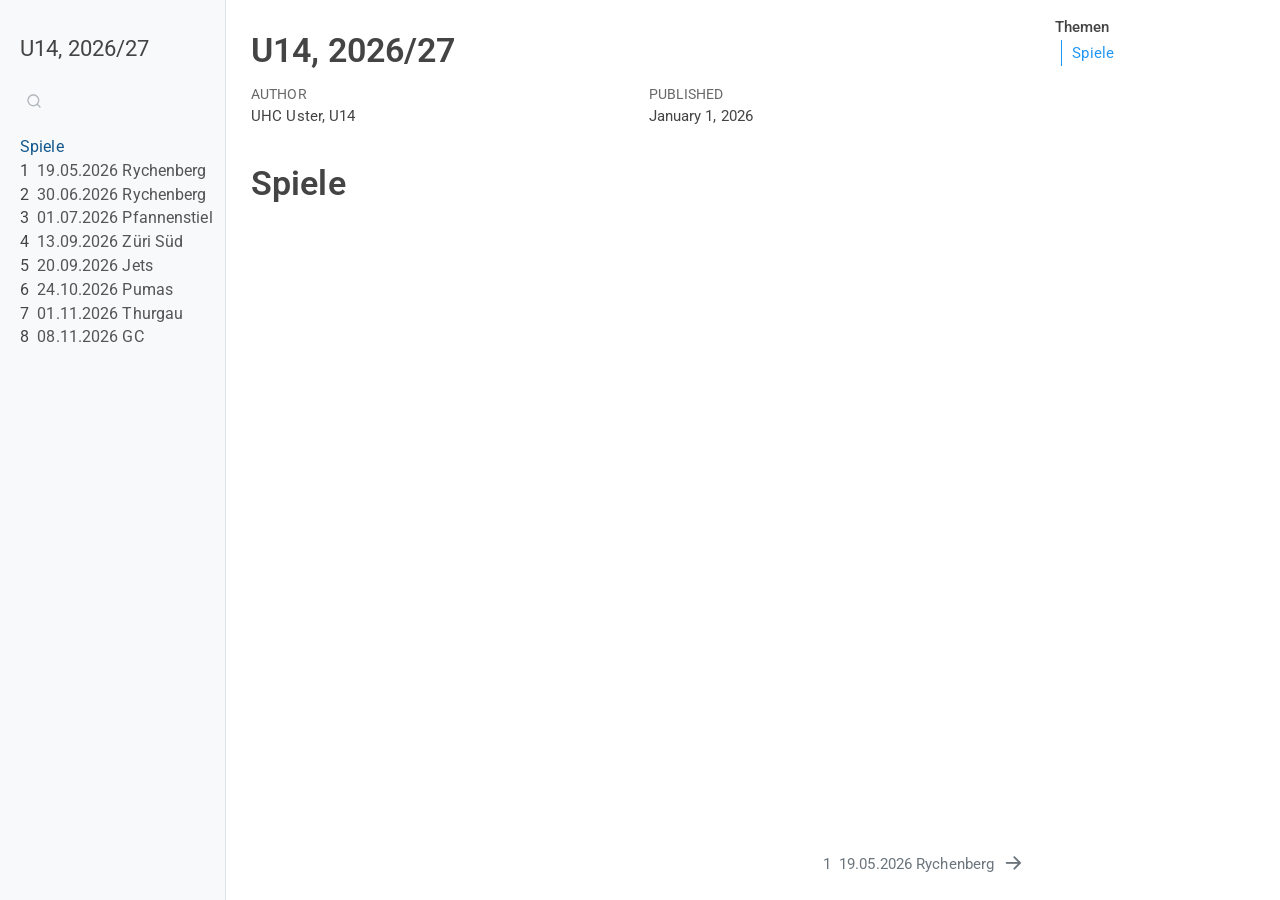
<file: index.html>
<!DOCTYPE html>
<html xmlns="http://www.w3.org/1999/xhtml" lang="en" xml:lang="en"><head>

<meta charset="utf-8">
<meta name="generator" content="quarto-1.10.18">

<meta name="viewport" content="width=device-width, initial-scale=1.0, user-scalable=yes">

<meta name="author" content="UHC Uster, U14">
<meta name="dcterms.date" content="2026-01-01">

<title>U14, 2026/27</title>
<style>
/* Default styles provided by pandoc.
** See https://pandoc.org/MANUAL.html#variables-for-html for config info.
*/
span.smallcaps{font-variant: small-caps;}
div.columns{display: flex; gap: 1.5em;}
div.column{flex: auto;}
@media screen {
div.columns{gap: min(4vw, 1.5em);}
div.column{overflow-x: auto;}
}
div.hanging-indent{margin-left: 1.5em; text-indent: -1.5em;}
ul.task-list{list-style: none;}
ul.task-list li input[type="checkbox"] {
  width: 0.8em;
  margin: 0 0.8em 0.2em -1em; /* quarto-specific, see https://github.com/quarto-dev/quarto-cli/issues/4556 */ 
  vertical-align: middle;
}
</style>


<script src="site_libs/quarto-nav/quarto-nav.js"></script>
<script src="site_libs/quarto-nav/headroom.min.js"></script>
<script src="site_libs/clipboard/clipboard.min.js"></script>
<script src="site_libs/quarto-search/autocomplete.umd.js"></script>
<script src="site_libs/quarto-search/fuse.min.js"></script>
<script src="site_libs/quarto-search/quarto-search.js"></script>
<meta name="quarto:offset" content="./">
<link href="./quarto/2026-05-19_Rychenberg.html" rel="next">
<script src="site_libs/quarto-html/quarto.js" type="module"></script>
<script src="site_libs/quarto-html/tabsets/tabsets.js" type="module"></script>
<script src="site_libs/quarto-html/popper.min.js"></script>
<script src="site_libs/quarto-html/tippy.umd.min.js"></script>
<script src="site_libs/quarto-html/anchor.min.js"></script>
<link href="site_libs/quarto-html/tippy.css" rel="stylesheet">
<link href="site_libs/quarto-html/quarto-syntax-highlighting-64a204ab8560d761af7679ceaba22944.css" rel="stylesheet" id="quarto-text-highlighting-styles">
<script src="site_libs/bootstrap/bootstrap.min.js"></script>
<link href="site_libs/bootstrap/bootstrap-icons.css" rel="stylesheet">
<link href="site_libs/bootstrap/bootstrap-8370a5367d6108a592df96bd5bd80613.min.css" rel="stylesheet" append-hash="true" id="quarto-bootstrap" data-mode="light">
<script id="quarto-search-options" type="application/json">{
  "location": "sidebar",
  "copy-button": false,
  "collapse-after": 3,
  "panel-placement": "start",
  "type": "textbox",
  "limit": 50,
  "keyboard-shortcut": [
    "f",
    "/",
    "s"
  ],
  "show-item-context": false,
  "language": {
    "search-no-results-text": "No results",
    "search-matching-documents-text": "matching documents",
    "search-copy-link-title": "Copy link to search",
    "search-hide-matches-text": "Hide additional matches",
    "search-more-match-text": "more match in this document",
    "search-more-matches-text": "more matches in this document",
    "search-clear-button-title": "Clear",
    "search-text-placeholder": "",
    "search-detached-cancel-button-title": "Cancel",
    "search-submit-button-title": "Submit",
    "search-label": "Search"
  }
}</script>


<link rel="stylesheet" href="styles.css">
</head>

<body class="nav-sidebar docked quarto-light">

<div id="quarto-search-results"></div>
  <header id="quarto-header" class="headroom fixed-top">
  <nav class="quarto-secondary-nav">
    <div class="container-fluid d-flex">
      <button type="button" class="quarto-btn-toggle btn" data-bs-toggle="collapse" role="button" data-bs-target=".quarto-sidebar-collapse-item" aria-controls="quarto-sidebar" aria-expanded="false" aria-label="Toggle sidebar navigation" onclick="if (window.quartoToggleHeadroom) { window.quartoToggleHeadroom(); }">
        <i class="bi bi-layout-text-sidebar-reverse"></i>
      </button>
        <nav class="quarto-page-breadcrumbs" aria-label="breadcrumb"><ol class="breadcrumb"><li class="breadcrumb-item"><a href="./index.html">Spiele</a></li></ol></nav>
        <a class="flex-grow-1" role="navigation" data-bs-toggle="collapse" data-bs-target=".quarto-sidebar-collapse-item" aria-controls="quarto-sidebar" aria-expanded="false" aria-label="Toggle sidebar navigation" onclick="if (window.quartoToggleHeadroom) { window.quartoToggleHeadroom(); }">      
        </a>
      <button type="button" class="btn quarto-search-button" aria-label="Search" onclick="window.quartoOpenSearch();">
        <i class="bi bi-search"></i>
      </button>
    </div>
  </nav>
</header>
<!-- content -->
<div id="quarto-content" class="quarto-container page-columns page-rows-contents page-layout-full">
<!-- sidebar -->
  <nav id="quarto-sidebar" class="sidebar collapse collapse-horizontal quarto-sidebar-collapse-item sidebar-navigation docked overflow-auto">
    <div class="pt-lg-2 mt-2 text-left sidebar-header">
    <div class="sidebar-title mb-0 py-0">
      <a href="./">U14, 2026/27</a> 
    </div>
      </div>
        <div class="mt-2 flex-shrink-0 align-items-center">
        <div class="sidebar-search">
        <div id="quarto-search" class="" title="Search"></div>
        </div>
        </div>
    <div class="sidebar-menu-container"> 
    <ul class="list-unstyled mt-1">
        <li class="sidebar-item">
  <div class="sidebar-item-container"> 
  <a href="./index.html" class="sidebar-item-text sidebar-link active">
 <span class="menu-text">Spiele</span></a>
  </div>
</li>
        <li class="sidebar-item">
  <div class="sidebar-item-container"> 
  <a href="./quarto/2026-05-19_Rychenberg.html" class="sidebar-item-text sidebar-link">
 <span class="menu-text"><span class="chapter-number">1</span>&nbsp; <span class="chapter-title">19.05.2026 Rychenberg</span></span></a>
  </div>
</li>
        <li class="sidebar-item">
  <div class="sidebar-item-container"> 
  <a href="./quarto/2026-06-30_Rychenberg.html" class="sidebar-item-text sidebar-link">
 <span class="menu-text"><span class="chapter-number">2</span>&nbsp; <span class="chapter-title">30.06.2026 Rychenberg</span></span></a>
  </div>
</li>
        <li class="sidebar-item">
  <div class="sidebar-item-container"> 
  <a href="./quarto/2026-07-01_Pfannenstiel.html" class="sidebar-item-text sidebar-link">
 <span class="menu-text"><span class="chapter-number">3</span>&nbsp; <span class="chapter-title">01.07.2026 Pfannenstiel</span></span></a>
  </div>
</li>
        <li class="sidebar-item">
  <div class="sidebar-item-container"> 
  <a href="./quarto/2026-09-13_Zueri-Sued.html" class="sidebar-item-text sidebar-link">
 <span class="menu-text"><span class="chapter-number">4</span>&nbsp; <span class="chapter-title">13.09.2026 Züri Süd</span></span></a>
  </div>
</li>
        <li class="sidebar-item">
  <div class="sidebar-item-container"> 
  <a href="./quarto/2026-09-20_Kloten-Dietlikon-Jets.html" class="sidebar-item-text sidebar-link">
 <span class="menu-text"><span class="chapter-number">5</span>&nbsp; <span class="chapter-title">20.09.2026 Jets</span></span></a>
  </div>
</li>
        <li class="sidebar-item">
  <div class="sidebar-item-container"> 
  <a href="./quarto/2026-10-24_Pumas.html" class="sidebar-item-text sidebar-link">
 <span class="menu-text"><span class="chapter-number">6</span>&nbsp; <span class="chapter-title">24.10.2026 Pumas</span></span></a>
  </div>
</li>
        <li class="sidebar-item">
  <div class="sidebar-item-container"> 
  <a href="./quarto/2026-11-01_Thurgau.html" class="sidebar-item-text sidebar-link">
 <span class="menu-text"><span class="chapter-number">7</span>&nbsp; <span class="chapter-title">01.11.2026 Thurgau</span></span></a>
  </div>
</li>
        <li class="sidebar-item">
  <div class="sidebar-item-container"> 
  <a href="./quarto/2026-11-08_GC.html" class="sidebar-item-text sidebar-link">
 <span class="menu-text"><span class="chapter-number">8</span>&nbsp; <span class="chapter-title">08.11.2026 GC</span></span></a>
  </div>
</li>
    </ul>
    </div>
</nav>
<div id="quarto-sidebar-glass" class="quarto-sidebar-collapse-item" data-bs-toggle="collapse" data-bs-target=".quarto-sidebar-collapse-item"></div>
<!-- margin-sidebar -->
    <div id="quarto-margin-sidebar" class="sidebar margin-sidebar">
        <nav id="TOC" role="doc-toc" class="toc-active">
    <h2 id="toc-title">Themen</h2>
   
  <ul>
  <li><a href="#spiele" id="toc-spiele" class="nav-link active" data-scroll-target="#spiele">Spiele</a></li>
  </ul>
</nav>
    </div>
<!-- main -->
<main class="content column-body" id="quarto-document-content">

<header id="title-block-header" class="quarto-title-block default">
<div class="quarto-title">
<h1 class="title">U14, 2026/27</h1>
</div>



<div class="quarto-title-meta column-body">

    <div>
    <div class="quarto-title-meta-heading">Author</div>
    <div class="quarto-title-meta-contents">
             <p>UHC Uster, U14 </p>
          </div>
  </div>
    
    <div>
    <div class="quarto-title-meta-heading">Published</div>
    <div class="quarto-title-meta-contents">
      <p class="date">January 1, 2026</p>
    </div>
  </div>
  
    
  </div>
  


</header>


<section id="spiele" class="level1 unnumbered">
<h1 class="unnumbered">Spiele</h1>


</section>

</main> <!-- /main -->
<script id="quarto-html-after-body" type="application/javascript">
  window.document.addEventListener("DOMContentLoaded", function (event) {
    const icon = "";
    const anchorJS = new window.AnchorJS();
    anchorJS.options = {
      placement: 'right',
      icon: icon
    };
    anchorJS.add('.anchored');
    const isCodeAnnotation = (el) => {
      for (const clz of el.classList) {
        if (clz.startsWith('code-annotation-')) {                     
          return true;
        }
      }
      return false;
    }
    const onCopySuccess = function(e) {
      // button target
      const button = e.trigger;
      // don't keep focus
      button.blur();
      // flash "checked"
      button.classList.add('code-copy-button-checked');
      var currentTitle = button.getAttribute("title");
      button.setAttribute("title", "Copied!");
      let tooltip;
      if (window.bootstrap) {
        button.setAttribute("data-bs-toggle", "tooltip");
        button.setAttribute("data-bs-placement", "left");
        button.setAttribute("data-bs-title", "Copied!");
        tooltip = new bootstrap.Tooltip(button, 
          { trigger: "manual", 
            customClass: "code-copy-button-tooltip",
            offset: [0, -8]});
        tooltip.show();    
      }
      setTimeout(function() {
        if (tooltip) {
          tooltip.hide();
          button.removeAttribute("data-bs-title");
          button.removeAttribute("data-bs-toggle");
          button.removeAttribute("data-bs-placement");
        }
        button.setAttribute("title", currentTitle);
        button.classList.remove('code-copy-button-checked');
      }, 1000);
      // clear code selection
      e.clearSelection();
    }
    const getTextToCopy = function(trigger) {
      const outerScaffold = trigger.parentElement.cloneNode(true);
      const codeEl = outerScaffold.querySelector('code');
      for (const childEl of codeEl.children) {
        if (isCodeAnnotation(childEl)) {
          childEl.remove();
        }
      }
      return codeEl.innerText;
    }
    const clipboard = new window.ClipboardJS('.code-copy-button:not([data-in-quarto-modal])', {
      text: getTextToCopy
    });
    clipboard.on('success', onCopySuccess);
    if (window.document.getElementById('quarto-embedded-source-code-modal')) {
      const clipboardModal = new window.ClipboardJS('.code-copy-button[data-in-quarto-modal]', {
        text: getTextToCopy,
        container: window.document.getElementById('quarto-embedded-source-code-modal')
      });
      clipboardModal.on('success', onCopySuccess);
    }
      var localhostRegex = new RegExp(/^(?:http|https):\/\/localhost\:?[0-9]*\//);
      var mailtoRegex = new RegExp(/^mailto:/);
        var filterRegex = new RegExp('/' + window.location.host + '/');
      var isInternal = (href) => {
          return filterRegex.test(href) || localhostRegex.test(href) || mailtoRegex.test(href);
      }
      // Inspect non-navigation links and adorn them if external
     var links = window.document.querySelectorAll('a[href]:not(.nav-link):not(.navbar-brand):not(.toc-action):not(.sidebar-link):not(.sidebar-item-toggle):not(.pagination-link):not(.no-external):not([aria-hidden]):not(.dropdown-item):not(.quarto-navigation-tool):not(.about-link)');
      for (var i=0; i<links.length; i++) {
        const link = links[i];
        if (!isInternal(link.href)) {
          // undo the damage that might have been done by quarto-nav.js in the case of
          // links that we want to consider external
          if (link.dataset.originalHref !== undefined) {
            link.href = link.dataset.originalHref;
          }
        }
      }
    function tippyHover(el, contentFn, onTriggerFn, onUntriggerFn) {
      const config = {
        allowHTML: true,
        maxWidth: 500,
        delay: 100,
        arrow: false,
        appendTo: function(el) {
            return el.parentElement;
        },
        interactive: true,
        interactiveBorder: 10,
        theme: 'quarto',
        placement: 'bottom-start',
      };
      if (contentFn) {
        config.content = contentFn;
      }
      if (onTriggerFn) {
        config.onTrigger = onTriggerFn;
      }
      if (onUntriggerFn) {
        config.onUntrigger = onUntriggerFn;
      }
      window.tippy(el, config); 
    }
    const noterefs = window.document.querySelectorAll('a[role="doc-noteref"]');
    for (var i=0; i<noterefs.length; i++) {
      const ref = noterefs[i];
      tippyHover(ref, function() {
        // use id or data attribute instead here
        let href = ref.getAttribute('data-footnote-href') || ref.getAttribute('href');
        try { href = new URL(href).hash; } catch {}
        const id = href.replace(/^#\/?/, "");
        const note = window.document.getElementById(id);
        if (note) {
          return note.innerHTML;
        } else {
          return "";
        }
      });
    }
    const xrefs = window.document.querySelectorAll('a.quarto-xref');
    const processXRef = (id, note) => {
      // Strip column container classes
      const stripColumnClz = (el) => {
        el.classList.remove("page-full", "page-columns");
        if (el.children) {
          for (const child of el.children) {
            stripColumnClz(child);
          }
        }
      }
      stripColumnClz(note)
      if (id === null || id.startsWith('sec-')) {
        // Special case sections, only their first couple elements
        const container = document.createElement("div");
        if (note.children && note.children.length > 2) {
          container.appendChild(note.children[0].cloneNode(true));
          for (let i = 1; i < note.children.length; i++) {
            const child = note.children[i];
            if (child.tagName === "P" && child.innerText === "") {
              continue;
            } else {
              container.appendChild(child.cloneNode(true));
              break;
            }
          }
          if (window.Quarto?.typesetMath) {
            window.Quarto.typesetMath(container);
          }
          return container.innerHTML
        } else {
          if (window.Quarto?.typesetMath) {
            window.Quarto.typesetMath(note);
          }
          return note.innerHTML;
        }
      } else {
        // Remove any anchor links if they are present
        const anchorLink = note.querySelector('a.anchorjs-link');
        if (anchorLink) {
          anchorLink.remove();
        }
        if (window.Quarto?.typesetMath) {
          window.Quarto.typesetMath(note);
        }
        if (note.classList.contains("callout")) {
          return note.outerHTML;
        } else {
          return note.innerHTML;
        }
      }
    }
    for (var i=0; i<xrefs.length; i++) {
      const xref = xrefs[i];
      tippyHover(xref, undefined, function(instance) {
        instance.disable();
        let url = xref.getAttribute('href');
        let hash = undefined; 
        if (url.startsWith('#')) {
          hash = url;
        } else {
          try { hash = new URL(url).hash; } catch {}
        }
        if (hash) {
          const id = hash.replace(/^#\/?/, "");
          const note = window.document.getElementById(id);
          if (note !== null) {
            try {
              const html = processXRef(id, note.cloneNode(true));
              instance.setContent(html);
            } finally {
              instance.enable();
              instance.show();
            }
          } else {
            // See if we can fetch this
            fetch(url.split('#')[0])
            .then(res => res.text())
            .then(html => {
              const parser = new DOMParser();
              const htmlDoc = parser.parseFromString(html, "text/html");
              const note = htmlDoc.getElementById(id);
              if (note !== null) {
                const html = processXRef(id, note);
                instance.setContent(html);
              } 
            }).finally(() => {
              instance.enable();
              instance.show();
            });
          }
        } else {
          // See if we can fetch a full url (with no hash to target)
          // This is a special case and we should probably do some content thinning / targeting
          fetch(url)
          .then(res => res.text())
          .then(html => {
            const parser = new DOMParser();
            const htmlDoc = parser.parseFromString(html, "text/html");
            const note = htmlDoc.querySelector('main.content');
            if (note !== null) {
              // This should only happen for chapter cross references
              // (since there is no id in the URL)
              // remove the first header
              if (note.children.length > 0 && note.children[0].tagName === "HEADER") {
                note.children[0].remove();
              }
              const html = processXRef(null, note);
              instance.setContent(html);
            } 
          }).finally(() => {
            instance.enable();
            instance.show();
          });
        }
      }, function(instance) {
      });
    }
        let selectedAnnoteEl;
        const selectorForAnnotation = ( cell, annotation) => {
          let cellAttr = 'data-code-cell="' + cell + '"';
          let lineAttr = 'data-code-annotation="' +  annotation + '"';
          const selector = 'span[' + cellAttr + '][' + lineAttr + ']';
          return selector;
        }
        const selectCodeLines = (annoteEl) => {
          const doc = window.document;
          const targetCell = annoteEl.getAttribute("data-target-cell");
          const targetAnnotation = annoteEl.getAttribute("data-target-annotation");
          const annoteSpan = window.document.querySelector(selectorForAnnotation(targetCell, targetAnnotation));
          const lines = annoteSpan.getAttribute("data-code-lines").split(",");
          const lineIds = lines.map((line) => {
            return targetCell + "-" + line;
          })
          let top = null;
          let height = null;
          let parent = null;
          if (lineIds.length > 0) {
              //compute the position of the single el (top and bottom and make a div)
              const el = window.document.getElementById(lineIds[0]);
              top = el.offsetTop;
              height = el.offsetHeight;
              parent = el.parentElement.parentElement;
            if (lineIds.length > 1) {
              const lastEl = window.document.getElementById(lineIds[lineIds.length - 1]);
              const bottom = lastEl.offsetTop + lastEl.offsetHeight;
              height = bottom - top;
            }
            if (top !== null && height !== null && parent !== null) {
              // cook up a div (if necessary) and position it 
              let div = window.document.getElementById("code-annotation-line-highlight");
              if (div === null) {
                div = window.document.createElement("div");
                div.setAttribute("id", "code-annotation-line-highlight");
                div.style.position = 'absolute';
                parent.appendChild(div);
              }
              div.style.top = top - 2 + "px";
              div.style.height = height + 4 + "px";
              div.style.left = 0;
              let gutterDiv = window.document.getElementById("code-annotation-line-highlight-gutter");
              if (gutterDiv === null) {
                gutterDiv = window.document.createElement("div");
                gutterDiv.setAttribute("id", "code-annotation-line-highlight-gutter");
                gutterDiv.style.position = 'absolute';
                const codeCell = window.document.getElementById(targetCell);
                const gutter = codeCell.querySelector('.code-annotation-gutter');
                gutter.appendChild(gutterDiv);
              }
              gutterDiv.style.top = top - 2 + "px";
              gutterDiv.style.height = height + 4 + "px";
            }
            selectedAnnoteEl = annoteEl;
          }
        };
        const unselectCodeLines = () => {
          const elementsIds = ["code-annotation-line-highlight", "code-annotation-line-highlight-gutter"];
          elementsIds.forEach((elId) => {
            const div = window.document.getElementById(elId);
            if (div) {
              div.remove();
            }
          });
          selectedAnnoteEl = undefined;
        };
          // Handle positioning of the toggle
      window.addEventListener(
        "resize",
        throttle(() => {
          elRect = undefined;
          if (selectedAnnoteEl) {
            selectCodeLines(selectedAnnoteEl);
          }
        }, 10)
      );
      function throttle(fn, ms) {
      let throttle = false;
      let timer;
        return (...args) => {
          if(!throttle) { // first call gets through
              fn.apply(this, args);
              throttle = true;
          } else { // all the others get throttled
              if(timer) clearTimeout(timer); // cancel #2
              timer = setTimeout(() => {
                fn.apply(this, args);
                timer = throttle = false;
              }, ms);
          }
        };
      }
        // Attach click handler to the DT
        const annoteDls = window.document.querySelectorAll('dt[data-target-cell]');
        for (const annoteDlNode of annoteDls) {
          annoteDlNode.addEventListener('click', (event) => {
            const clickedEl = event.target;
            if (clickedEl !== selectedAnnoteEl) {
              unselectCodeLines();
              const activeEl = window.document.querySelector('dt[data-target-cell].code-annotation-active');
              if (activeEl) {
                activeEl.classList.remove('code-annotation-active');
              }
              selectCodeLines(clickedEl);
              clickedEl.classList.add('code-annotation-active');
            } else {
              // Unselect the line
              unselectCodeLines();
              clickedEl.classList.remove('code-annotation-active');
            }
          });
        }
    const findCites = (el) => {
      const parentEl = el.parentElement;
      if (parentEl) {
        const cites = parentEl.dataset.cites;
        if (cites) {
          return {
            el,
            cites: cites.split(' ')
          };
        } else {
          return findCites(el.parentElement)
        }
      } else {
        return undefined;
      }
    };
    var bibliorefs = window.document.querySelectorAll('a[role="doc-biblioref"]');
    for (var i=0; i<bibliorefs.length; i++) {
      const ref = bibliorefs[i];
      const citeInfo = findCites(ref);
      if (citeInfo) {
        tippyHover(citeInfo.el, function() {
          var popup = window.document.createElement('div');
          citeInfo.cites.forEach(function(cite) {
            var citeDiv = window.document.createElement('div');
            citeDiv.classList.add('hanging-indent');
            citeDiv.classList.add('csl-entry');
            var biblioDiv = window.document.getElementById('ref-' + cite);
            if (biblioDiv) {
              citeDiv.innerHTML = biblioDiv.innerHTML;
            }
            popup.appendChild(citeDiv);
          });
          return popup.innerHTML;
        });
      }
    }
  });
  </script>
<nav class="page-navigation column-body">
  <div class="nav-page nav-page-previous">
  </div>
  <div class="nav-page nav-page-next">
      <a href="./quarto/2026-05-19_Rychenberg.html" class="pagination-link" aria-label="19.05.2026 Rychenberg">
        <span class="nav-page-text"><span class="chapter-number">1</span>&nbsp; <span class="chapter-title">19.05.2026 Rychenberg</span></span> <i class="bi bi-arrow-right-short"></i>
      </a>
  </div>
</nav>
</div> <!-- /content -->




</body></html>
</file>
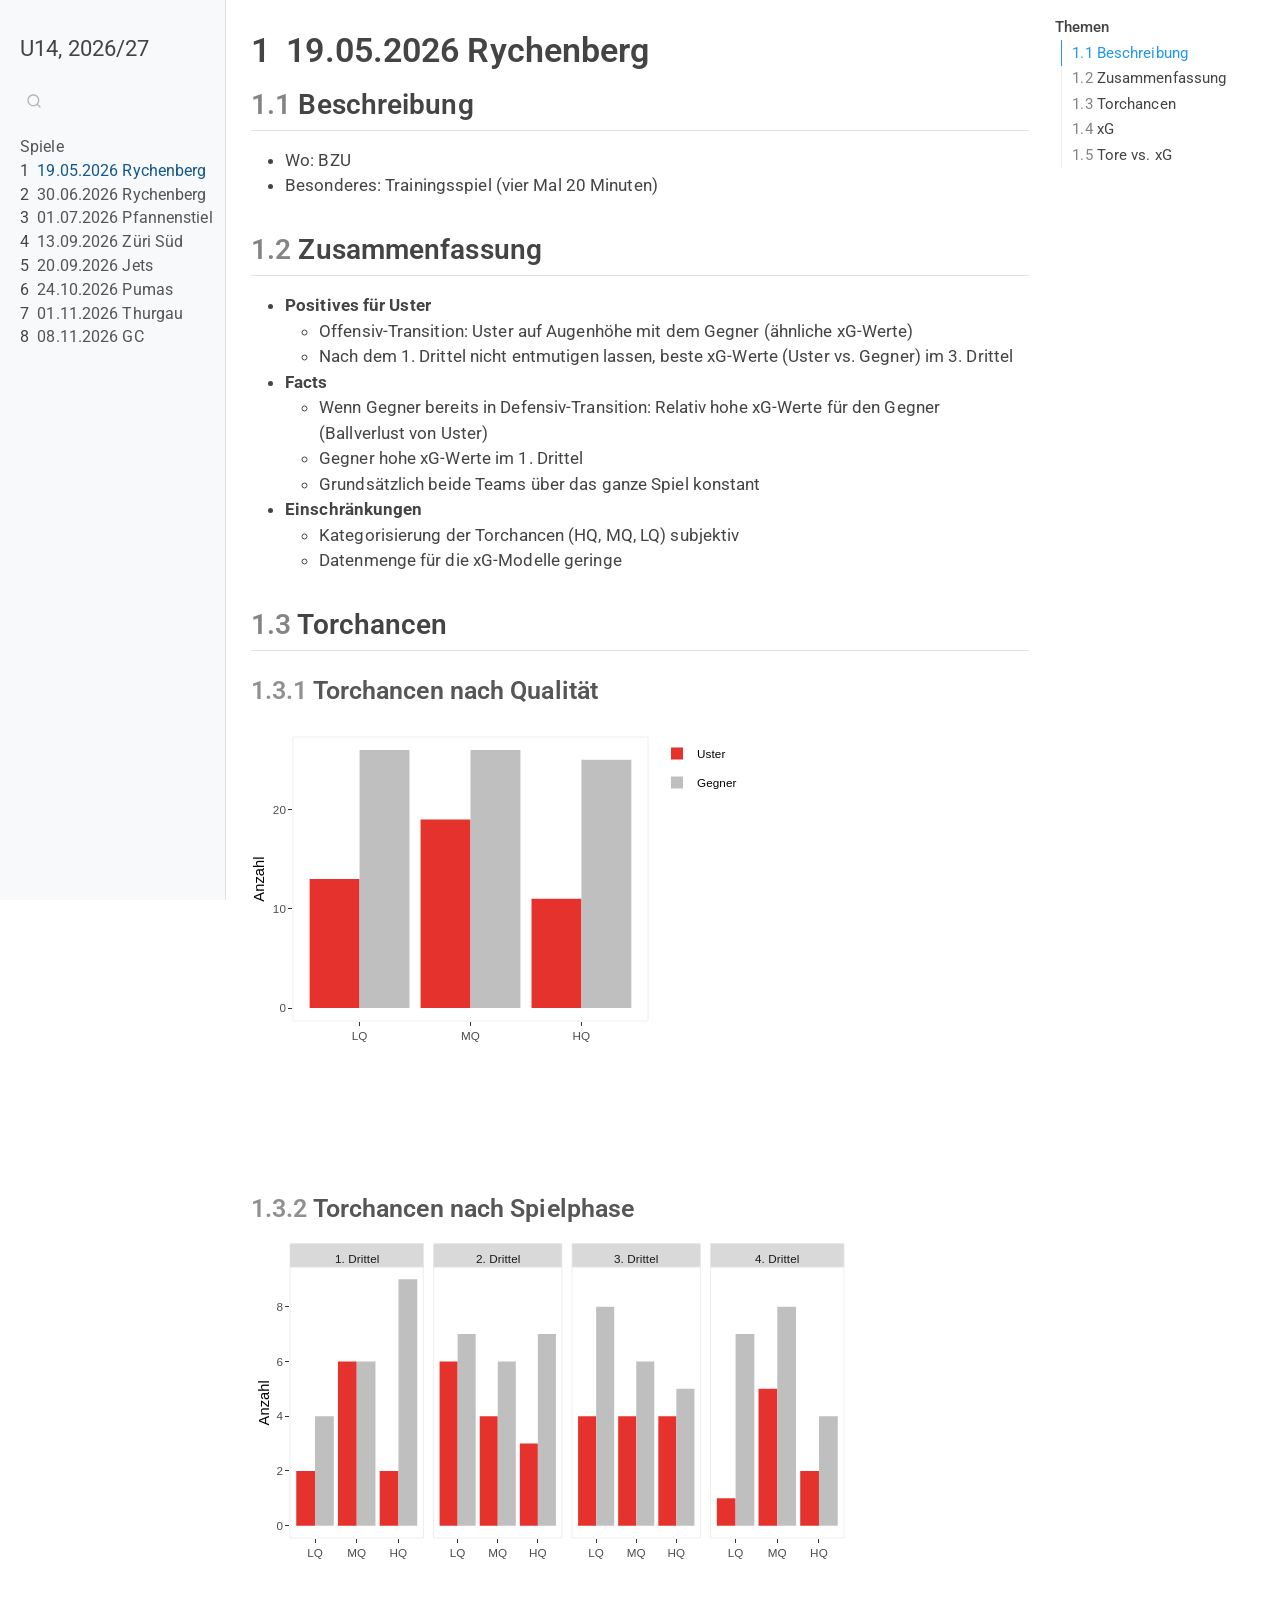
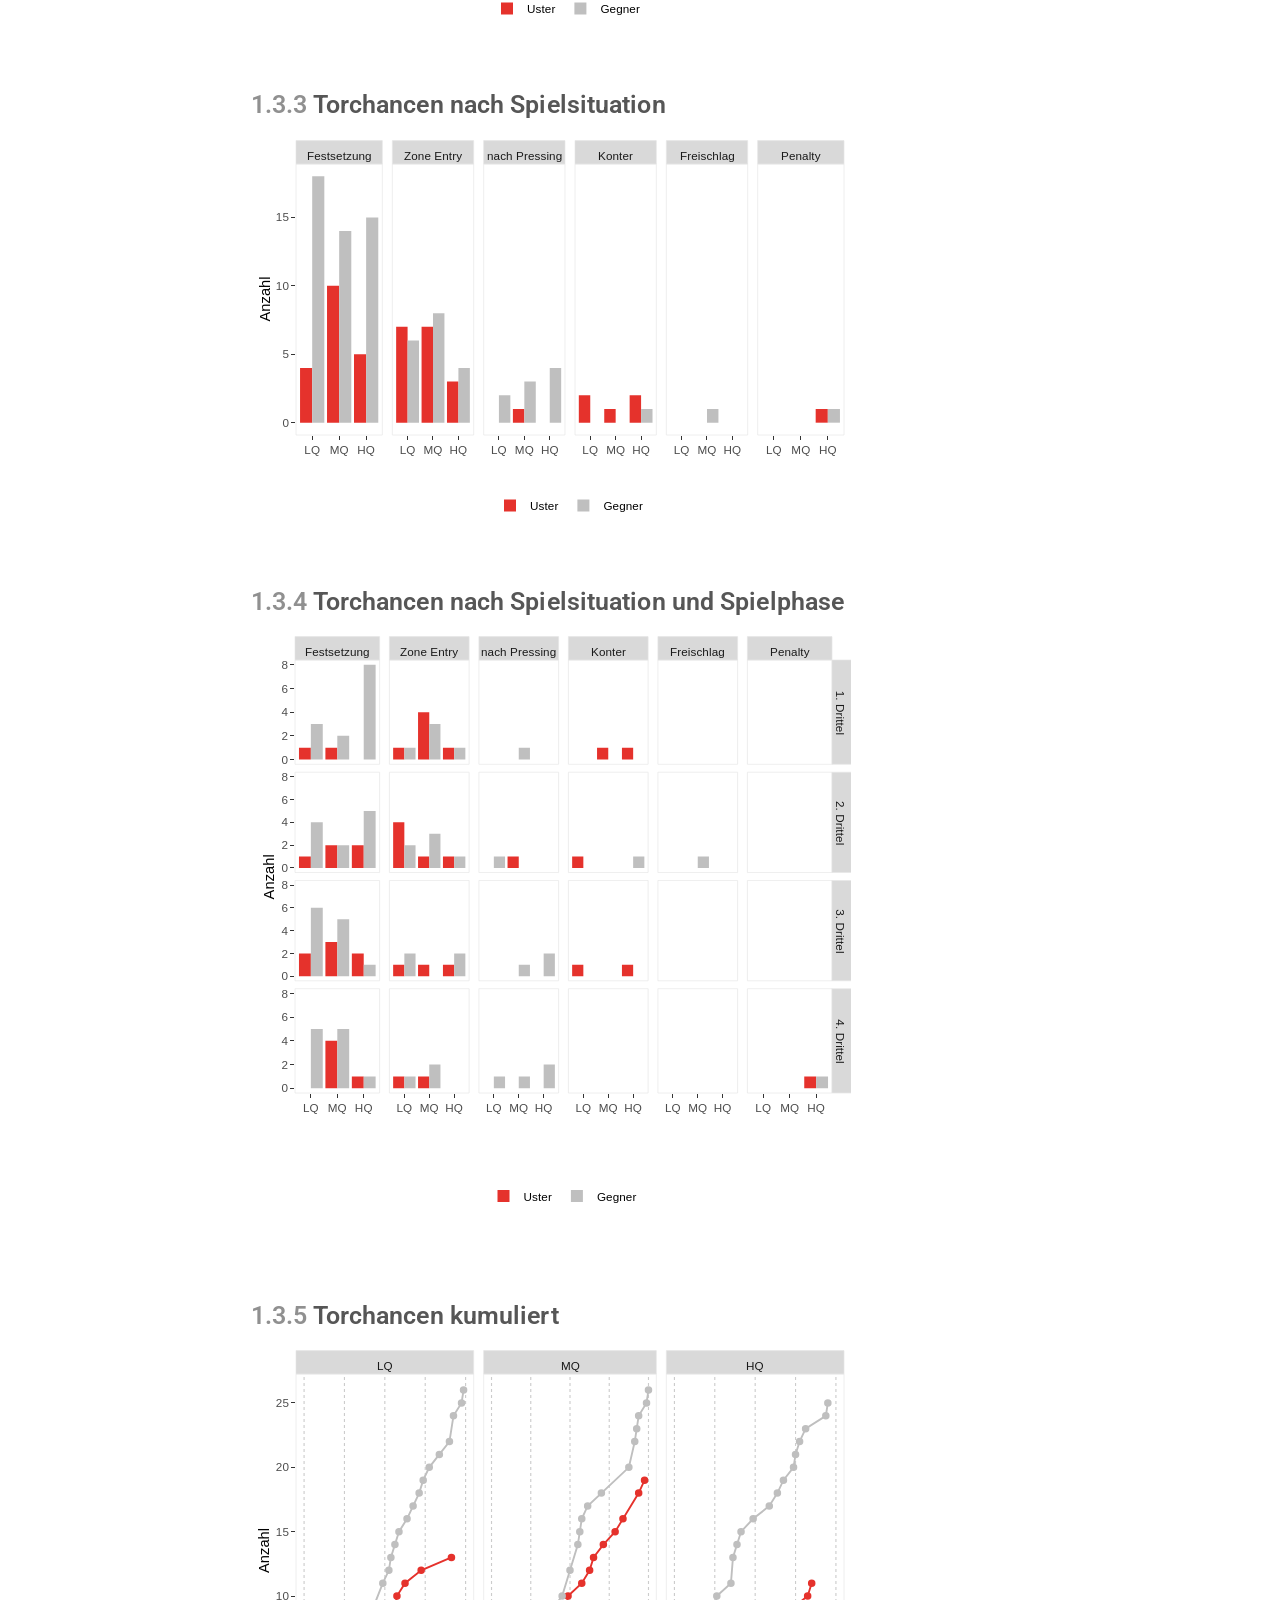
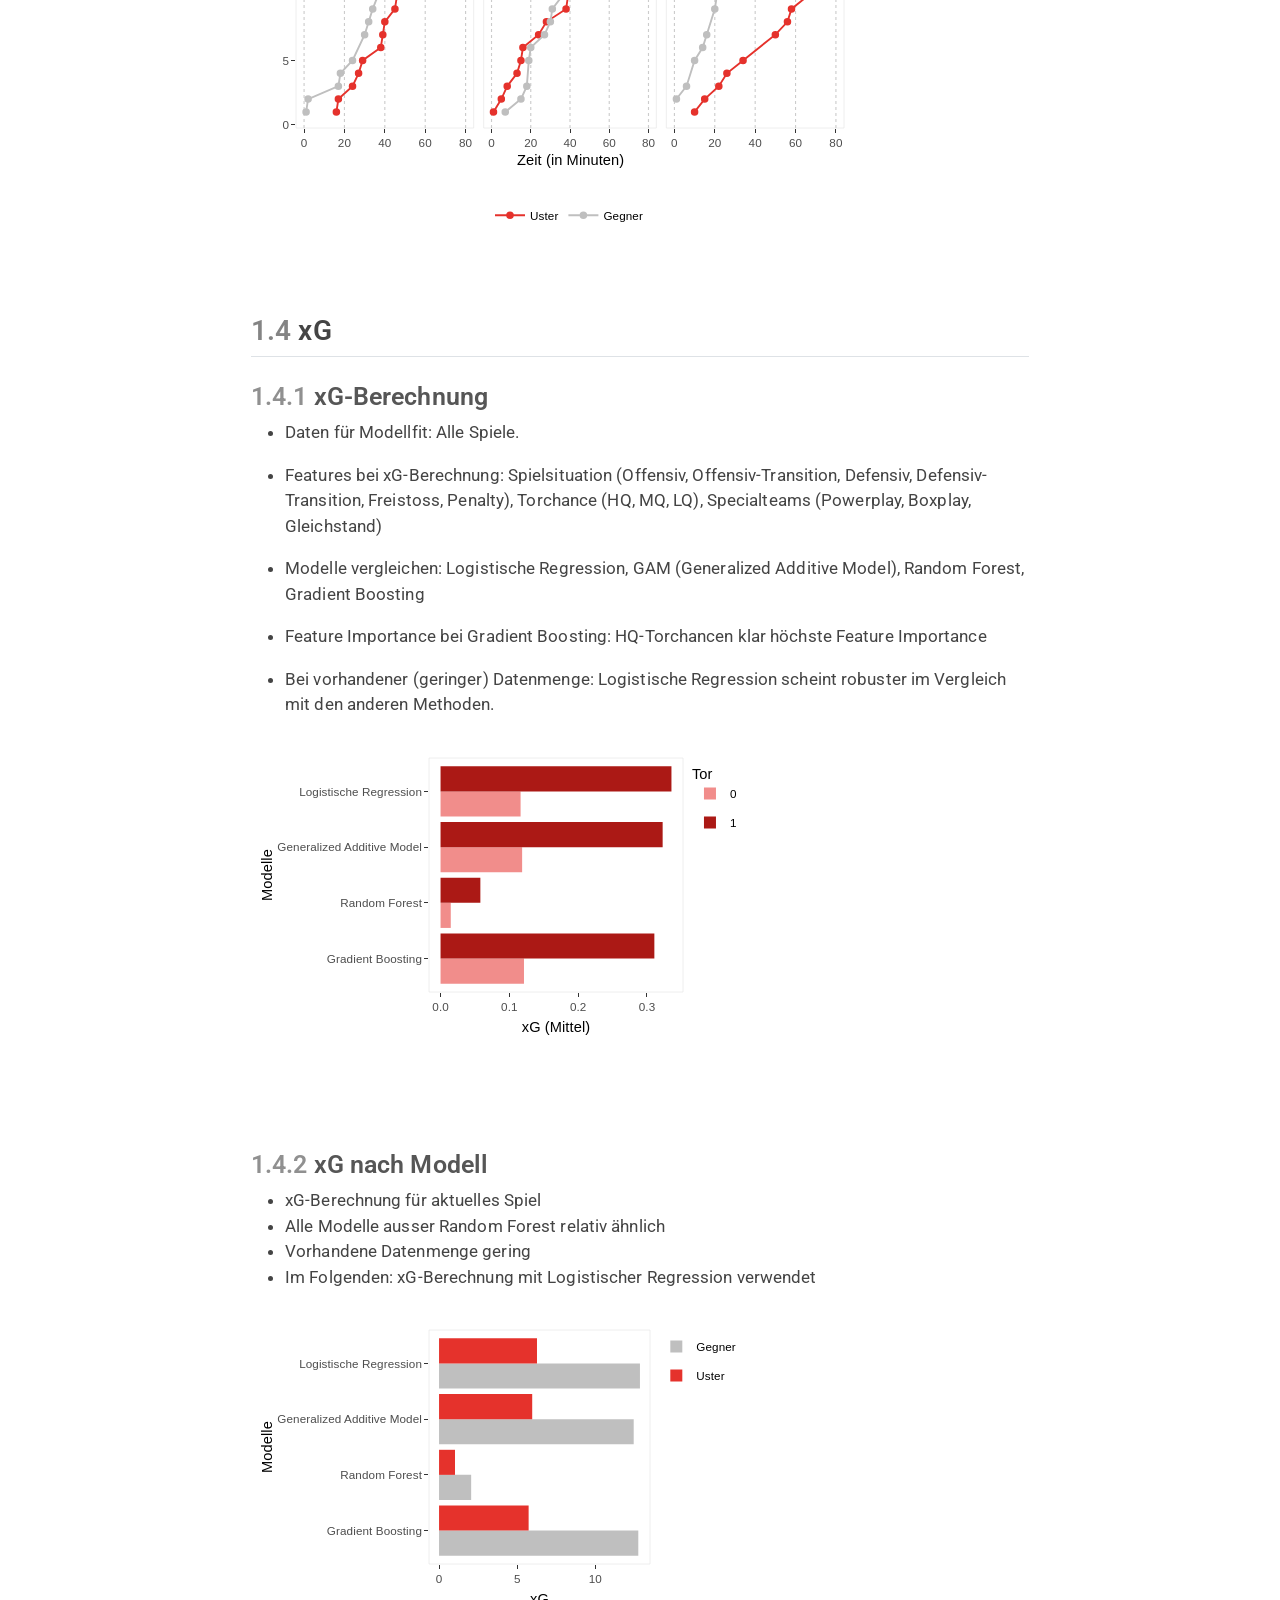
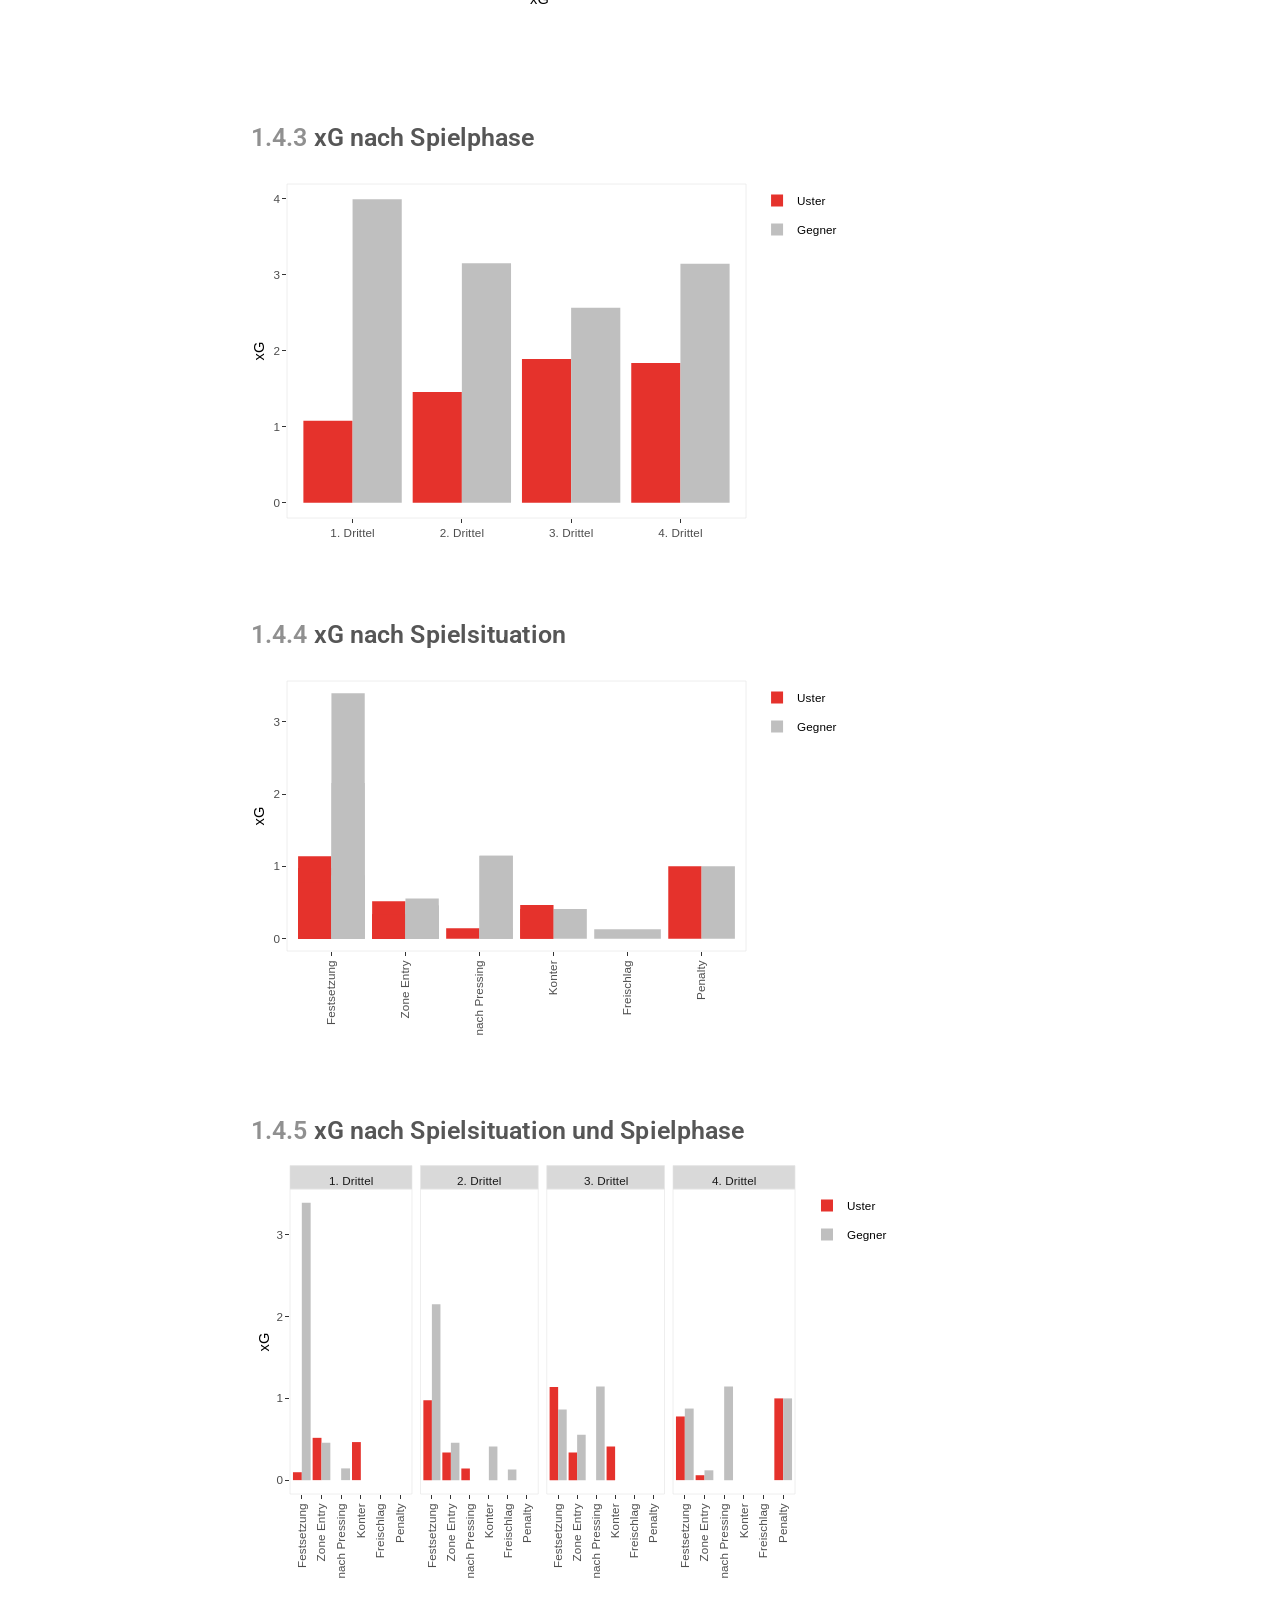
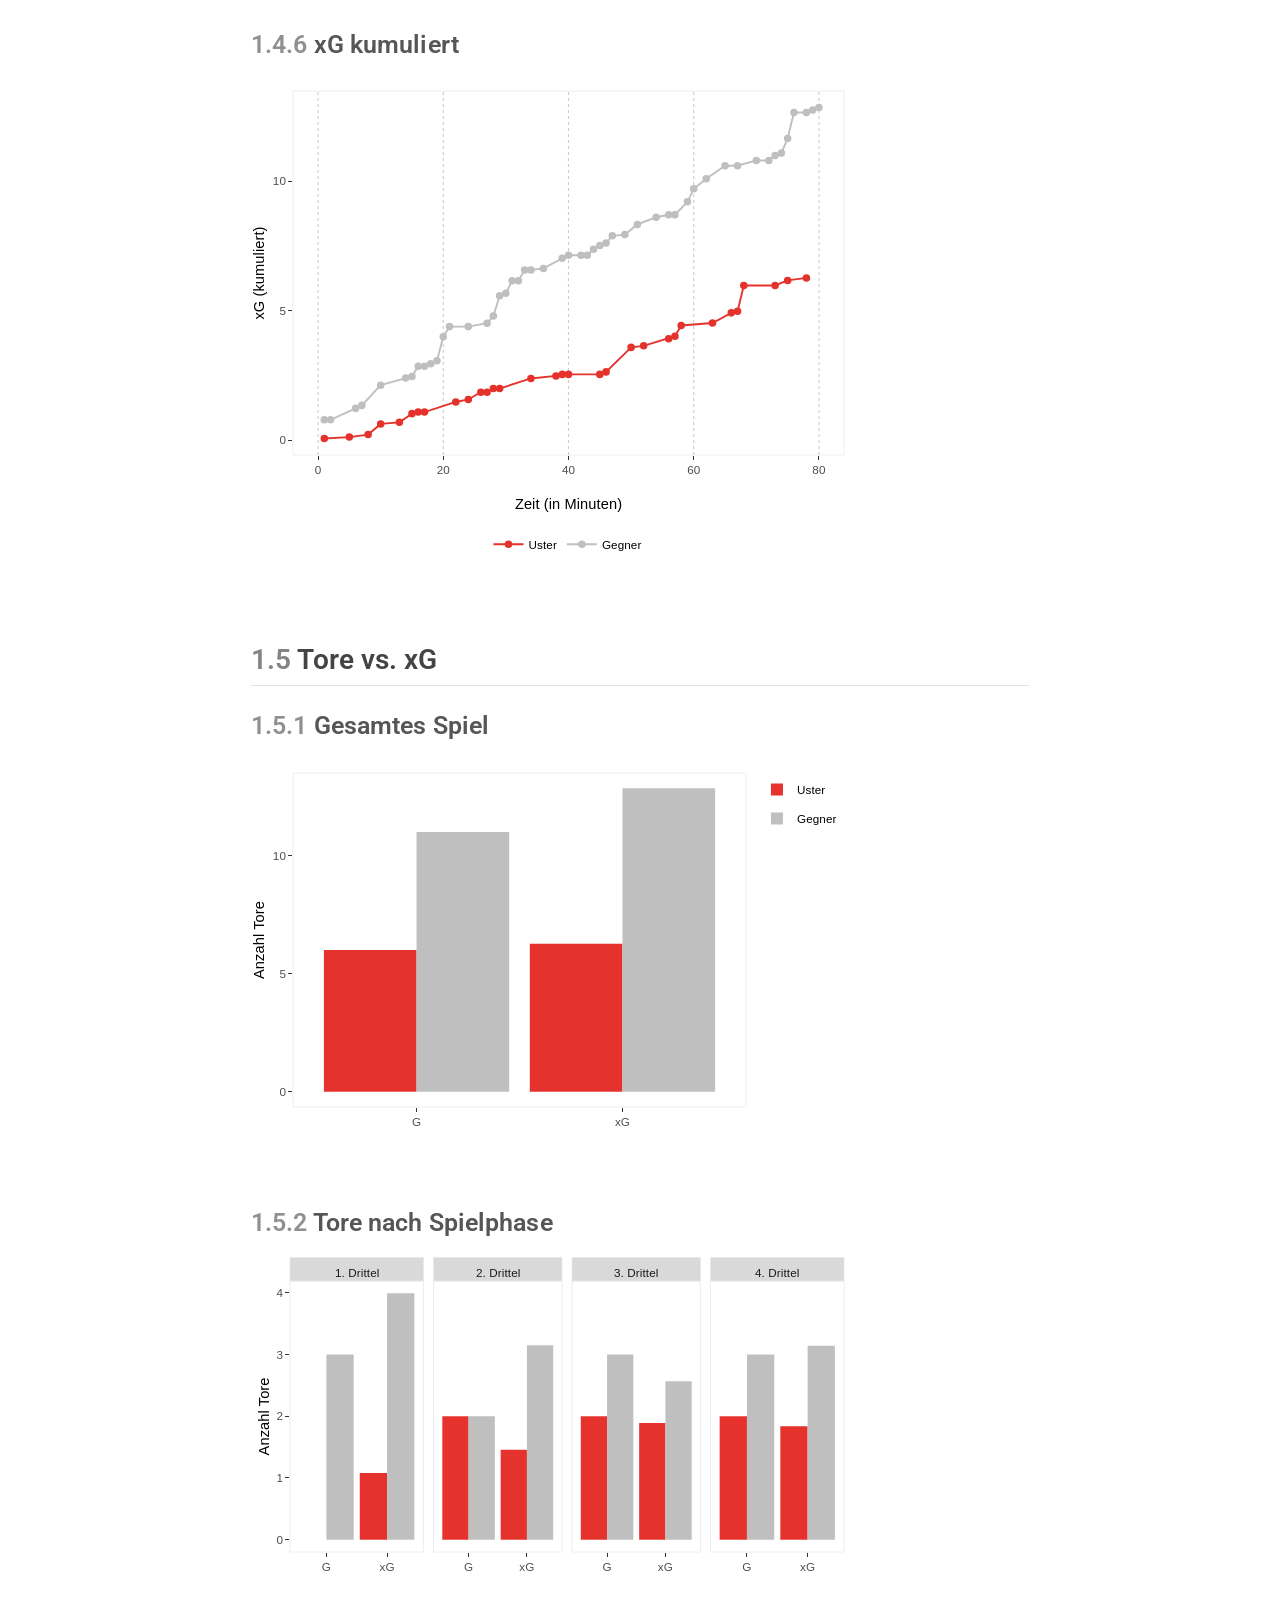
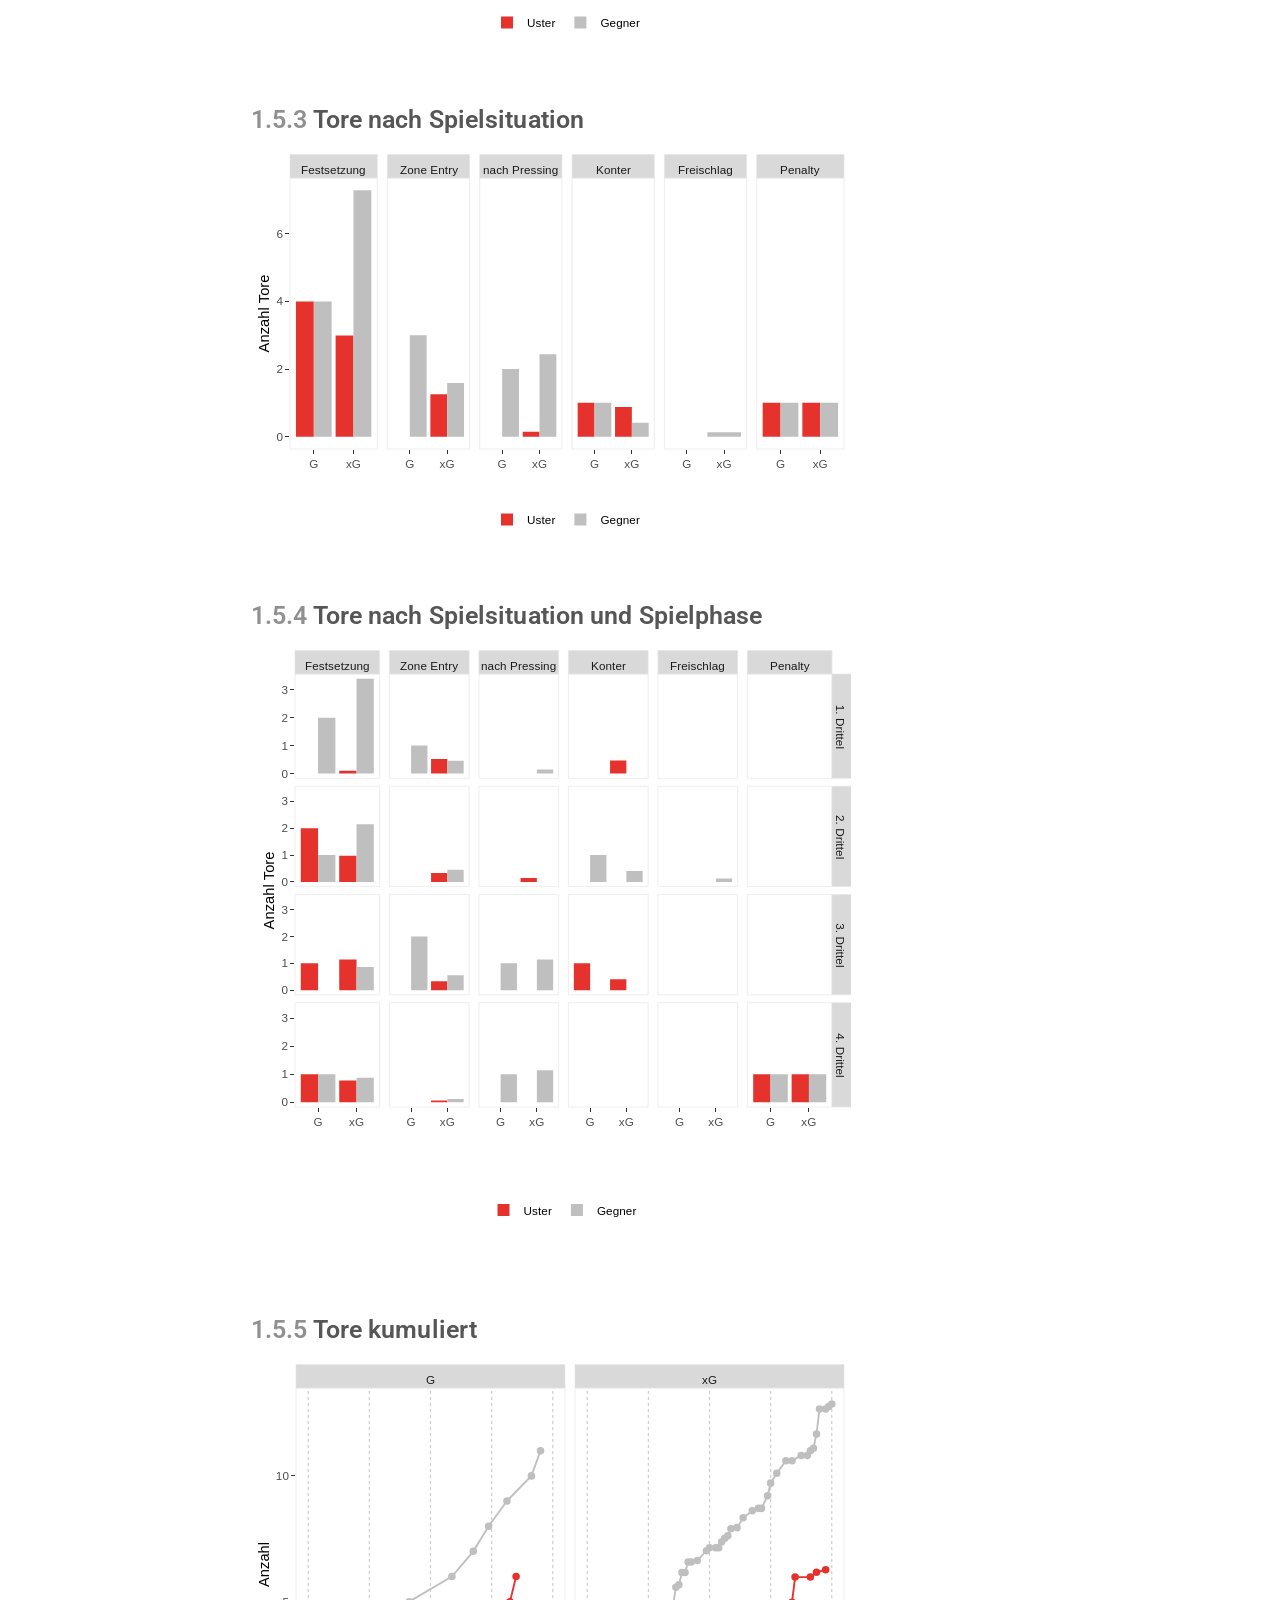
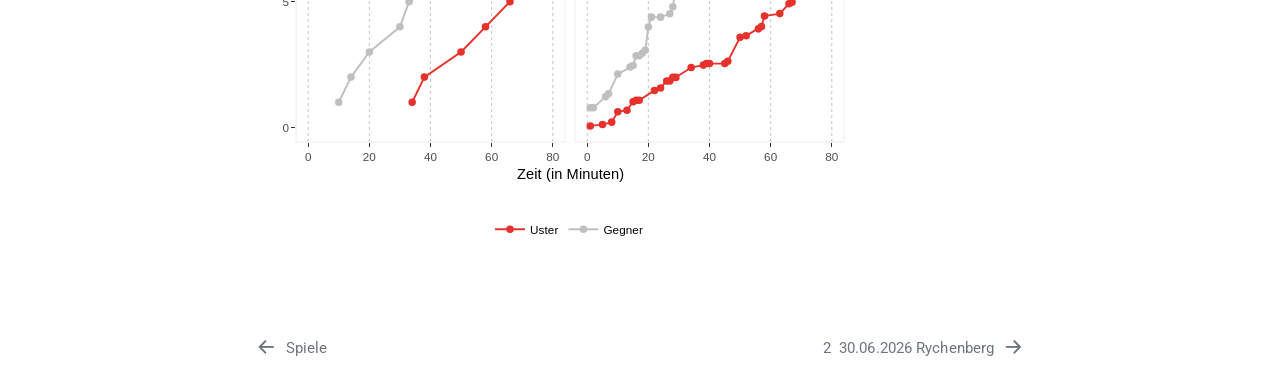
<file: quarto/2026-05-19_Rychenberg.html>
<!DOCTYPE html>
<html xmlns="http://www.w3.org/1999/xhtml" lang="en" xml:lang="en"><head>

<meta charset="utf-8">
<meta name="generator" content="quarto-1.10.18">

<meta name="viewport" content="width=device-width, initial-scale=1.0, user-scalable=yes">


<title>1&nbsp; 19.05.2026 Rychenberg – U14, 2026/27</title>
<style>
/* Default styles provided by pandoc.
** See https://pandoc.org/MANUAL.html#variables-for-html for config info.
*/
span.smallcaps{font-variant: small-caps;}
div.columns{display: flex; gap: 1.5em;}
div.column{flex: auto;}
@media screen {
div.columns{gap: min(4vw, 1.5em);}
div.column{overflow-x: auto;}
}
div.hanging-indent{margin-left: 1.5em; text-indent: -1.5em;}
ul.task-list{list-style: none;}
ul.task-list li input[type="checkbox"] {
  width: 0.8em;
  margin: 0 0.8em 0.2em -1em; /* quarto-specific, see https://github.com/quarto-dev/quarto-cli/issues/4556 */ 
  vertical-align: middle;
}
</style>


<script src="../site_libs/quarto-nav/quarto-nav.js"></script>
<script src="../site_libs/quarto-nav/headroom.min.js"></script>
<script src="../site_libs/clipboard/clipboard.min.js"></script>
<script src="../site_libs/quarto-search/autocomplete.umd.js"></script>
<script src="../site_libs/quarto-search/fuse.min.js"></script>
<script src="../site_libs/quarto-search/quarto-search.js"></script>
<meta name="quarto:offset" content="../">
<link href="../quarto/2026-06-30_Rychenberg.html" rel="next">
<link href="../index.html" rel="prev">
<script src="../site_libs/quarto-html/quarto.js" type="module"></script>
<script src="../site_libs/quarto-html/tabsets/tabsets.js" type="module"></script>
<script src="../site_libs/quarto-html/popper.min.js"></script>
<script src="../site_libs/quarto-html/tippy.umd.min.js"></script>
<script src="../site_libs/quarto-html/anchor.min.js"></script>
<link href="../site_libs/quarto-html/tippy.css" rel="stylesheet">
<link href="../site_libs/quarto-html/quarto-syntax-highlighting-64a204ab8560d761af7679ceaba22944.css" rel="stylesheet" id="quarto-text-highlighting-styles">
<script src="../site_libs/bootstrap/bootstrap.min.js"></script>
<link href="../site_libs/bootstrap/bootstrap-icons.css" rel="stylesheet">
<link href="../site_libs/bootstrap/bootstrap-8370a5367d6108a592df96bd5bd80613.min.css" rel="stylesheet" append-hash="true" id="quarto-bootstrap" data-mode="light">
<script id="quarto-search-options" type="application/json">{
  "location": "sidebar",
  "copy-button": false,
  "collapse-after": 3,
  "panel-placement": "start",
  "type": "textbox",
  "limit": 50,
  "keyboard-shortcut": [
    "f",
    "/",
    "s"
  ],
  "show-item-context": false,
  "language": {
    "search-no-results-text": "No results",
    "search-matching-documents-text": "matching documents",
    "search-copy-link-title": "Copy link to search",
    "search-hide-matches-text": "Hide additional matches",
    "search-more-match-text": "more match in this document",
    "search-more-matches-text": "more matches in this document",
    "search-clear-button-title": "Clear",
    "search-text-placeholder": "",
    "search-detached-cancel-button-title": "Cancel",
    "search-submit-button-title": "Submit",
    "search-label": "Search"
  }
}</script>
<script src="../site_libs/htmlwidgets-1.6.4/htmlwidgets.js"></script>
<script src="../site_libs/plotly-binding-4.12.1/plotly.js"></script>
<script src="../site_libs/typedarray-0.1/typedarray.min.js"></script>
<script src="../site_libs/jquery-3.5.1/jquery.min.js"></script>
<link href="../site_libs/crosstalk-1.2.2/css/crosstalk.min.css" rel="stylesheet">
<script src="../site_libs/crosstalk-1.2.2/js/crosstalk.min.js"></script>
<link href="../site_libs/plotly-htmlwidgets-css-2.25.2/plotly-htmlwidgets.css" rel="stylesheet">
<script src="../site_libs/plotly-main-2.25.2/plotly-latest.min.js"></script>


<link rel="stylesheet" href="../styles.css">
</head>

<body class="nav-sidebar docked quarto-light">

<div id="quarto-search-results"></div>
  <header id="quarto-header" class="headroom fixed-top">
  <nav class="quarto-secondary-nav">
    <div class="container-fluid d-flex">
      <button type="button" class="quarto-btn-toggle btn" data-bs-toggle="collapse" role="button" data-bs-target=".quarto-sidebar-collapse-item" aria-controls="quarto-sidebar" aria-expanded="false" aria-label="Toggle sidebar navigation" onclick="if (window.quartoToggleHeadroom) { window.quartoToggleHeadroom(); }">
        <i class="bi bi-layout-text-sidebar-reverse"></i>
      </button>
        <nav class="quarto-page-breadcrumbs" aria-label="breadcrumb"><ol class="breadcrumb"><li class="breadcrumb-item"><a href="../quarto/2026-05-19_Rychenberg.html"><span class="chapter-number">1</span>&nbsp; <span class="chapter-title">19.05.2026 Rychenberg</span></a></li></ol></nav>
        <a class="flex-grow-1" role="navigation" data-bs-toggle="collapse" data-bs-target=".quarto-sidebar-collapse-item" aria-controls="quarto-sidebar" aria-expanded="false" aria-label="Toggle sidebar navigation" onclick="if (window.quartoToggleHeadroom) { window.quartoToggleHeadroom(); }">      
        </a>
      <button type="button" class="btn quarto-search-button" aria-label="Search" onclick="window.quartoOpenSearch();">
        <i class="bi bi-search"></i>
      </button>
    </div>
  </nav>
</header>
<!-- content -->
<div id="quarto-content" class="quarto-container page-columns page-rows-contents page-layout-full">
<!-- sidebar -->
  <nav id="quarto-sidebar" class="sidebar collapse collapse-horizontal quarto-sidebar-collapse-item sidebar-navigation docked overflow-auto">
    <div class="pt-lg-2 mt-2 text-left sidebar-header">
    <div class="sidebar-title mb-0 py-0">
      <a href="../">U14, 2026/27</a> 
    </div>
      </div>
        <div class="mt-2 flex-shrink-0 align-items-center">
        <div class="sidebar-search">
        <div id="quarto-search" class="" title="Search"></div>
        </div>
        </div>
    <div class="sidebar-menu-container"> 
    <ul class="list-unstyled mt-1">
        <li class="sidebar-item">
  <div class="sidebar-item-container"> 
  <a href="../index.html" class="sidebar-item-text sidebar-link">
 <span class="menu-text">Spiele</span></a>
  </div>
</li>
        <li class="sidebar-item">
  <div class="sidebar-item-container"> 
  <a href="../quarto/2026-05-19_Rychenberg.html" class="sidebar-item-text sidebar-link active">
 <span class="menu-text"><span class="chapter-number">1</span>&nbsp; <span class="chapter-title">19.05.2026 Rychenberg</span></span></a>
  </div>
</li>
        <li class="sidebar-item">
  <div class="sidebar-item-container"> 
  <a href="../quarto/2026-06-30_Rychenberg.html" class="sidebar-item-text sidebar-link">
 <span class="menu-text"><span class="chapter-number">2</span>&nbsp; <span class="chapter-title">30.06.2026 Rychenberg</span></span></a>
  </div>
</li>
        <li class="sidebar-item">
  <div class="sidebar-item-container"> 
  <a href="../quarto/2026-07-01_Pfannenstiel.html" class="sidebar-item-text sidebar-link">
 <span class="menu-text"><span class="chapter-number">3</span>&nbsp; <span class="chapter-title">01.07.2026 Pfannenstiel</span></span></a>
  </div>
</li>
        <li class="sidebar-item">
  <div class="sidebar-item-container"> 
  <a href="../quarto/2026-09-13_Zueri-Sued.html" class="sidebar-item-text sidebar-link">
 <span class="menu-text"><span class="chapter-number">4</span>&nbsp; <span class="chapter-title">13.09.2026 Züri Süd</span></span></a>
  </div>
</li>
        <li class="sidebar-item">
  <div class="sidebar-item-container"> 
  <a href="../quarto/2026-09-20_Kloten-Dietlikon-Jets.html" class="sidebar-item-text sidebar-link">
 <span class="menu-text"><span class="chapter-number">5</span>&nbsp; <span class="chapter-title">20.09.2026 Jets</span></span></a>
  </div>
</li>
        <li class="sidebar-item">
  <div class="sidebar-item-container"> 
  <a href="../quarto/2026-10-24_Pumas.html" class="sidebar-item-text sidebar-link">
 <span class="menu-text"><span class="chapter-number">6</span>&nbsp; <span class="chapter-title">24.10.2026 Pumas</span></span></a>
  </div>
</li>
        <li class="sidebar-item">
  <div class="sidebar-item-container"> 
  <a href="../quarto/2026-11-01_Thurgau.html" class="sidebar-item-text sidebar-link">
 <span class="menu-text"><span class="chapter-number">7</span>&nbsp; <span class="chapter-title">01.11.2026 Thurgau</span></span></a>
  </div>
</li>
        <li class="sidebar-item">
  <div class="sidebar-item-container"> 
  <a href="../quarto/2026-11-08_GC.html" class="sidebar-item-text sidebar-link">
 <span class="menu-text"><span class="chapter-number">8</span>&nbsp; <span class="chapter-title">08.11.2026 GC</span></span></a>
  </div>
</li>
    </ul>
    </div>
</nav>
<div id="quarto-sidebar-glass" class="quarto-sidebar-collapse-item" data-bs-toggle="collapse" data-bs-target=".quarto-sidebar-collapse-item"></div>
<!-- margin-sidebar -->
    <div id="quarto-margin-sidebar" class="sidebar margin-sidebar">
        <nav id="TOC" role="doc-toc" class="toc-active">
    <h2 id="toc-title">Themen</h2>
   
  <ul>
  <li><a href="#beschreibung" id="toc-beschreibung" class="nav-link active" data-scroll-target="#beschreibung"><span class="header-section-number">1.1</span> Beschreibung</a></li>
  <li><a href="#zusammenfassung" id="toc-zusammenfassung" class="nav-link" data-scroll-target="#zusammenfassung"><span class="header-section-number">1.2</span> Zusammenfassung</a></li>
  <li><a href="#torchancen" id="toc-torchancen" class="nav-link" data-scroll-target="#torchancen"><span class="header-section-number">1.3</span> Torchancen</a>
  <ul class="collapse">
  <li><a href="#torchancen-nach-qualität" id="toc-torchancen-nach-qualität" class="nav-link" data-scroll-target="#torchancen-nach-qualität"><span class="header-section-number">1.3.1</span> Torchancen nach Qualität</a></li>
  <li><a href="#torchancen-nach-spielphase" id="toc-torchancen-nach-spielphase" class="nav-link" data-scroll-target="#torchancen-nach-spielphase"><span class="header-section-number">1.3.2</span> Torchancen nach Spielphase</a></li>
  <li><a href="#torchancen-nach-spielsituation" id="toc-torchancen-nach-spielsituation" class="nav-link" data-scroll-target="#torchancen-nach-spielsituation"><span class="header-section-number">1.3.3</span> Torchancen nach Spielsituation</a></li>
  <li><a href="#torchancen-nach-spielsituation-und-spielphase" id="toc-torchancen-nach-spielsituation-und-spielphase" class="nav-link" data-scroll-target="#torchancen-nach-spielsituation-und-spielphase"><span class="header-section-number">1.3.4</span> Torchancen nach Spielsituation und Spielphase</a></li>
  <li><a href="#torchancen-kumuliert" id="toc-torchancen-kumuliert" class="nav-link" data-scroll-target="#torchancen-kumuliert"><span class="header-section-number">1.3.5</span> Torchancen kumuliert</a></li>
  </ul></li>
  <li><a href="#xg" id="toc-xg" class="nav-link" data-scroll-target="#xg"><span class="header-section-number">1.4</span> xG</a>
  <ul class="collapse">
  <li><a href="#xg-berechnung" id="toc-xg-berechnung" class="nav-link" data-scroll-target="#xg-berechnung"><span class="header-section-number">1.4.1</span> xG-Berechnung</a></li>
  <li><a href="#xg-nach-modell" id="toc-xg-nach-modell" class="nav-link" data-scroll-target="#xg-nach-modell"><span class="header-section-number">1.4.2</span> xG nach Modell</a></li>
  <li><a href="#xg-nach-spielphase" id="toc-xg-nach-spielphase" class="nav-link" data-scroll-target="#xg-nach-spielphase"><span class="header-section-number">1.4.3</span> xG nach Spielphase</a></li>
  <li><a href="#xg-nach-spielsituation" id="toc-xg-nach-spielsituation" class="nav-link" data-scroll-target="#xg-nach-spielsituation"><span class="header-section-number">1.4.4</span> xG nach Spielsituation</a></li>
  <li><a href="#xg-nach-spielsituation-und-spielphase" id="toc-xg-nach-spielsituation-und-spielphase" class="nav-link" data-scroll-target="#xg-nach-spielsituation-und-spielphase"><span class="header-section-number">1.4.5</span> xG nach Spielsituation und Spielphase</a></li>
  <li><a href="#xg-kumuliert" id="toc-xg-kumuliert" class="nav-link" data-scroll-target="#xg-kumuliert"><span class="header-section-number">1.4.6</span> xG kumuliert</a></li>
  </ul></li>
  <li><a href="#tore-vs.-xg" id="toc-tore-vs.-xg" class="nav-link" data-scroll-target="#tore-vs.-xg"><span class="header-section-number">1.5</span> Tore vs.&nbsp;xG</a>
  <ul class="collapse">
  <li><a href="#gesamtes-spiel" id="toc-gesamtes-spiel" class="nav-link" data-scroll-target="#gesamtes-spiel"><span class="header-section-number">1.5.1</span> Gesamtes Spiel</a></li>
  <li><a href="#tore-nach-spielphase" id="toc-tore-nach-spielphase" class="nav-link" data-scroll-target="#tore-nach-spielphase"><span class="header-section-number">1.5.2</span> Tore nach Spielphase</a></li>
  <li><a href="#tore-nach-spielsituation" id="toc-tore-nach-spielsituation" class="nav-link" data-scroll-target="#tore-nach-spielsituation"><span class="header-section-number">1.5.3</span> Tore nach Spielsituation</a></li>
  <li><a href="#tore-nach-spielsituation-und-spielphase" id="toc-tore-nach-spielsituation-und-spielphase" class="nav-link" data-scroll-target="#tore-nach-spielsituation-und-spielphase"><span class="header-section-number">1.5.4</span> Tore nach Spielsituation und Spielphase</a></li>
  <li><a href="#tore-kumuliert" id="toc-tore-kumuliert" class="nav-link" data-scroll-target="#tore-kumuliert"><span class="header-section-number">1.5.5</span> Tore kumuliert</a></li>
  </ul></li>
  </ul>
</nav>
    </div>
<!-- main -->
<main class="content column-body" id="quarto-document-content">

<header id="title-block-header" class="quarto-title-block default">
<div class="quarto-title">
<h1 class="title"><span class="chapter-number">1</span>&nbsp; <span class="chapter-title">19.05.2026 Rychenberg</span></h1>
</div>



<div class="quarto-title-meta column-body">

    
  
    
  </div>
  


</header>


<section id="beschreibung" class="level2" data-number="1.1">
<h2 data-number="1.1" class="anchored" data-anchor-id="beschreibung"><span class="header-section-number">1.1</span> Beschreibung</h2>
<ul>
<li>Wo: BZU</li>
<li>Besonderes: Trainingsspiel (vier Mal 20 Minuten)</li>
</ul>
</section>
<section id="zusammenfassung" class="level2" data-number="1.2">
<h2 data-number="1.2" class="anchored" data-anchor-id="zusammenfassung"><span class="header-section-number">1.2</span> Zusammenfassung</h2>
<ul>
<li><strong>Positives für Uster</strong>
<ul>
<li>Offensiv-Transition: Uster auf Augenhöhe mit dem Gegner (ähnliche xG-Werte)</li>
<li>Nach dem 1. Drittel nicht entmutigen lassen, beste xG-Werte (Uster vs.&nbsp;Gegner) im 3. Drittel</li>
</ul></li>
<li><strong>Facts</strong>
<ul>
<li>Wenn Gegner bereits in Defensiv-Transition: Relativ hohe xG-Werte für den Gegner (Ballverlust von Uster)</li>
<li>Gegner hohe xG-Werte im 1. Drittel</li>
<li>Grundsätzlich beide Teams über das ganze Spiel konstant</li>
</ul></li>
<li><strong>Einschränkungen</strong>
<ul>
<li>Kategorisierung der Torchancen (HQ, MQ, LQ) subjektiv</li>
<li>Datenmenge für die xG-Modelle geringe</li>
</ul></li>
</ul>
</section>
<section id="torchancen" class="level2" data-number="1.3">
<h2 data-number="1.3" class="anchored" data-anchor-id="torchancen"><span class="header-section-number">1.3</span> Torchancen</h2>
<section id="torchancen-nach-qualität" class="level3" data-number="1.3.1">
<h3 data-number="1.3.1" class="anchored" data-anchor-id="torchancen-nach-qualität"><span class="header-section-number">1.3.1</span> Torchancen nach Qualität</h3>
<div class="cell">
<div class="cell-output-display">
<div id="htmlwidget-d17089a591da06ad1d50" style="width:100%;height:454px;" class="plotly html-widget"></div>
<script type="application/json" data-for="htmlwidget-d17089a591da06ad1d50">{"x":{"data":[{"orientation":"v","width":[0.44999999999999996,0.45000000000000018,0.45000000000000018],"base":[0,0,0],"x":[0.77500000000000002,1.7749999999999999,2.7749999999999999],"y":[13,19,11],"text":["chance: LQ<br />n: 13<br />team: Uster","chance: MQ<br />n: 19<br />team: Uster","chance: HQ<br />n: 11<br />team: Uster"],"type":"bar","textposition":"none","marker":{"autocolorscale":false,"color":"rgba(229,50,44,1)","line":{"width":1.8897637795275593,"color":"transparent"}},"name":"Uster","legendgroup":"Uster","showlegend":true,"xaxis":"x","yaxis":"y","hoverinfo":"text","frame":null},{"orientation":"v","width":[0.45000000000000018,0.45000000000000018,0.45000000000000018],"base":[0,0,0],"x":[1.2250000000000001,2.2250000000000001,3.2250000000000001],"y":[26,26,25],"text":["chance: LQ<br />n: 26<br />team: Gegner","chance: MQ<br />n: 26<br />team: Gegner","chance: HQ<br />n: 25<br />team: Gegner"],"type":"bar","textposition":"none","marker":{"autocolorscale":false,"color":"rgba(191,191,191,1)","line":{"width":1.8897637795275593,"color":"transparent"}},"name":"Gegner","legendgroup":"Gegner","showlegend":true,"xaxis":"x","yaxis":"y","hoverinfo":"text","frame":null}],"layout":{"margin":{"t":23.305936073059364,"r":7.3059360730593621,"b":22.648401826484022,"l":37.260273972602747},"plot_bgcolor":"rgba(255,255,255,1)","paper_bgcolor":"rgba(255,255,255,1)","font":{"color":"rgba(0,0,0,1)","family":"","size":14.611872146118724},"xaxis":{"domain":[0,1],"automargin":true,"type":"linear","autorange":false,"range":[0.40000000000000002,3.6000000000000001],"tickmode":"array","ticktext":["LQ","MQ","HQ"],"tickvals":[1,2,3],"categoryorder":"array","categoryarray":["LQ","MQ","HQ"],"nticks":null,"ticks":"outside","tickcolor":"rgba(51,51,51,1)","ticklen":3.6529680365296811,"tickwidth":0.66417600664176002,"showticklabels":true,"tickfont":{"color":"rgba(77,77,77,1)","family":"","size":11.68949771689498},"tickangle":-0,"showline":false,"linecolor":null,"linewidth":0,"showgrid":false,"gridcolor":null,"gridwidth":0,"zeroline":false,"anchor":"y","title":{"text":"","font":{"color":"rgba(0,0,0,1)","family":"","size":14.611872146118724}},"hoverformat":".2f"},"yaxis":{"domain":[0,1],"automargin":true,"type":"linear","autorange":false,"range":[-1.3,27.300000000000001],"tickmode":"array","ticktext":["0","10","20"],"tickvals":[0,10,20],"categoryorder":"array","categoryarray":["0","10","20"],"nticks":null,"ticks":"outside","tickcolor":"rgba(51,51,51,1)","ticklen":3.6529680365296811,"tickwidth":0.66417600664176002,"showticklabels":true,"tickfont":{"color":"rgba(77,77,77,1)","family":"","size":11.68949771689498},"tickangle":-0,"showline":false,"linecolor":null,"linewidth":0,"showgrid":false,"gridcolor":null,"gridwidth":0,"zeroline":false,"anchor":"x","title":{"text":"Anzahl","font":{"color":"rgba(0,0,0,1)","family":"","size":14.611872146118724}},"hoverformat":".2f"},"shapes":[{"type":"rect","fillcolor":"rgba(255,255,255,1)","line":{"color":"rgba(229,229,229,1)","width":0.66417600664176002,"linetype":"solid"},"yref":"paper","xref":"paper","layer":"below","x0":0,"x1":1,"y0":0,"y1":1}],"showlegend":true,"legend":{"bgcolor":"rgba(255,255,255,1)","bordercolor":"transparent","borderwidth":1.8897637795275593,"font":{"color":"rgba(0,0,0,1)","family":"","size":11.68949771689498},"title":{"text":"","font":{"color":"rgba(0,0,0,1)","family":"","size":14.611872146118724}}},"hovermode":"closest","width":500,"height":350,"barmode":"relative"},"config":{"doubleClick":"reset","modeBarButtonsToAdd":["hoverclosest","hovercompare"],"showSendToCloud":false},"source":"A","attrs":{"1413074d11af2a":{"x":{},"y":{},"fill":{},"type":"bar"}},"cur_data":"1413074d11af2a","visdat":{"1413074d11af2a":["function (y) ","x"]},"highlight":{"on":"plotly_click","persistent":false,"dynamic":false,"selectize":false,"opacityDim":0.20000000000000001,"selected":{"opacity":1},"debounce":0},"shinyEvents":["plotly_hover","plotly_click","plotly_selected","plotly_relayout","plotly_brushed","plotly_brushing","plotly_clickannotation","plotly_doubleclick","plotly_deselect","plotly_afterplot","plotly_sunburstclick"],"base_url":"https://plot.ly"},"evals":[],"jsHooks":[]}</script>
</div>
</div>
</section>
<section id="torchancen-nach-spielphase" class="level3" data-number="1.3.2">
<h3 data-number="1.3.2" class="anchored" data-anchor-id="torchancen-nach-spielphase"><span class="header-section-number">1.3.2</span> Torchancen nach Spielphase</h3>
<div class="cell">
<div class="cell-output-display">
<div id="htmlwidget-d244ad426dc26b7c7f4c" style="width:100%;height:433px;" class="plotly html-widget"></div>
<script type="application/json" data-for="htmlwidget-d244ad426dc26b7c7f4c">{"x":{"data":[{"orientation":"v","width":[0.44999999999999996,0.45000000000000018,0.45000000000000018],"base":[0,0,0],"x":[0.77500000000000002,1.7749999999999999,2.7749999999999999],"y":[2,6,2],"text":["chance: LQ<br />n: 2<br />team: Uster","chance: MQ<br />n: 6<br />team: Uster","chance: HQ<br />n: 2<br />team: Uster"],"type":"bar","textposition":"none","marker":{"autocolorscale":false,"color":"rgba(229,50,44,1)","line":{"width":1.8897637795275593,"color":"transparent"}},"name":"Uster","legendgroup":"Uster","showlegend":true,"xaxis":"x","yaxis":"y","hoverinfo":"text","frame":null},{"orientation":"v","width":[0.44999999999999996,0.45000000000000018,0.45000000000000018],"base":[0,0,0],"x":[0.77500000000000002,1.7749999999999999,2.7749999999999999],"y":[6,4,3],"text":["chance: LQ<br />n: 6<br />team: Uster","chance: MQ<br />n: 4<br />team: Uster","chance: HQ<br />n: 3<br />team: Uster"],"type":"bar","textposition":"none","marker":{"autocolorscale":false,"color":"rgba(229,50,44,1)","line":{"width":1.8897637795275593,"color":"transparent"}},"name":"Uster","legendgroup":"Uster","showlegend":false,"xaxis":"x2","yaxis":"y","hoverinfo":"text","frame":null},{"orientation":"v","width":[0.44999999999999996,0.45000000000000018,0.45000000000000018],"base":[0,0,0],"x":[0.77500000000000002,1.7749999999999999,2.7749999999999999],"y":[4,4,4],"text":["chance: LQ<br />n: 4<br />team: Uster","chance: MQ<br />n: 4<br />team: Uster","chance: HQ<br />n: 4<br />team: Uster"],"type":"bar","textposition":"none","marker":{"autocolorscale":false,"color":"rgba(229,50,44,1)","line":{"width":1.8897637795275593,"color":"transparent"}},"name":"Uster","legendgroup":"Uster","showlegend":false,"xaxis":"x3","yaxis":"y","hoverinfo":"text","frame":null},{"orientation":"v","width":[0.44999999999999996,0.45000000000000018,0.45000000000000018],"base":[0,0,0],"x":[0.77500000000000002,1.7749999999999999,2.7749999999999999],"y":[1,5,2],"text":["chance: LQ<br />n: 1<br />team: Uster","chance: MQ<br />n: 5<br />team: Uster","chance: HQ<br />n: 2<br />team: Uster"],"type":"bar","textposition":"none","marker":{"autocolorscale":false,"color":"rgba(229,50,44,1)","line":{"width":1.8897637795275593,"color":"transparent"}},"name":"Uster","legendgroup":"Uster","showlegend":false,"xaxis":"x4","yaxis":"y","hoverinfo":"text","frame":null},{"orientation":"v","width":[0.45000000000000018,0.45000000000000018,0.45000000000000018],"base":[0,0,0],"x":[1.2250000000000001,2.2250000000000001,3.2250000000000001],"y":[4,6,9],"text":["chance: LQ<br />n: 4<br />team: Gegner","chance: MQ<br />n: 6<br />team: Gegner","chance: HQ<br />n: 9<br />team: Gegner"],"type":"bar","textposition":"none","marker":{"autocolorscale":false,"color":"rgba(191,191,191,1)","line":{"width":1.8897637795275593,"color":"transparent"}},"name":"Gegner","legendgroup":"Gegner","showlegend":true,"xaxis":"x","yaxis":"y","hoverinfo":"text","frame":null},{"orientation":"v","width":[0.45000000000000018,0.45000000000000018,0.45000000000000018],"base":[0,0,0],"x":[1.2250000000000001,2.2250000000000001,3.2250000000000001],"y":[7,6,7],"text":["chance: LQ<br />n: 7<br />team: Gegner","chance: MQ<br />n: 6<br />team: Gegner","chance: HQ<br />n: 7<br />team: Gegner"],"type":"bar","textposition":"none","marker":{"autocolorscale":false,"color":"rgba(191,191,191,1)","line":{"width":1.8897637795275593,"color":"transparent"}},"name":"Gegner","legendgroup":"Gegner","showlegend":false,"xaxis":"x2","yaxis":"y","hoverinfo":"text","frame":null},{"orientation":"v","width":[0.45000000000000018,0.45000000000000018,0.45000000000000018],"base":[0,0,0],"x":[1.2250000000000001,2.2250000000000001,3.2250000000000001],"y":[8,6,5],"text":["chance: LQ<br />n: 8<br />team: Gegner","chance: MQ<br />n: 6<br />team: Gegner","chance: HQ<br />n: 5<br />team: Gegner"],"type":"bar","textposition":"none","marker":{"autocolorscale":false,"color":"rgba(191,191,191,1)","line":{"width":1.8897637795275593,"color":"transparent"}},"name":"Gegner","legendgroup":"Gegner","showlegend":false,"xaxis":"x3","yaxis":"y","hoverinfo":"text","frame":null},{"orientation":"v","width":[0.45000000000000018,0.45000000000000018,0.45000000000000018],"base":[0,0,0],"x":[1.2250000000000001,2.2250000000000001,3.2250000000000001],"y":[7,8,4],"text":["chance: LQ<br />n: 7<br />team: Gegner","chance: MQ<br />n: 8<br />team: Gegner","chance: HQ<br />n: 4<br />team: Gegner"],"type":"bar","textposition":"none","marker":{"autocolorscale":false,"color":"rgba(191,191,191,1)","line":{"width":1.8897637795275593,"color":"transparent"}},"name":"Gegner","legendgroup":"Gegner","showlegend":false,"xaxis":"x4","yaxis":"y","hoverinfo":"text","frame":null}],"layout":{"margin":{"t":34.995433789954348,"r":7.3059360730593621,"b":22.648401826484022,"l":31.415525114155255},"plot_bgcolor":"rgba(255,255,255,1)","paper_bgcolor":"rgba(255,255,255,1)","font":{"color":"rgba(0,0,0,1)","family":"","size":14.611872146118724},"xaxis":{"domain":[0,0.2408675799086758],"automargin":true,"type":"linear","autorange":false,"range":[0.40000000000000002,3.6000000000000001],"tickmode":"array","ticktext":["LQ","MQ","HQ"],"tickvals":[1,2,3],"categoryorder":"array","categoryarray":["LQ","MQ","HQ"],"nticks":null,"ticks":"outside","tickcolor":"rgba(51,51,51,1)","ticklen":3.6529680365296811,"tickwidth":0.66417600664176002,"showticklabels":true,"tickfont":{"color":"rgba(77,77,77,1)","family":"","size":11.68949771689498},"tickangle":-0,"showline":false,"linecolor":null,"linewidth":0,"showgrid":false,"gridcolor":null,"gridwidth":0,"zeroline":false,"anchor":"y","title":"","hoverformat":".2f"},"yaxis":{"domain":[0,1],"automargin":true,"type":"linear","autorange":false,"range":[-0.45000000000000001,9.4499999999999993],"tickmode":"array","ticktext":["0","2","4","6","8"],"tickvals":[0,2,4,6,7.9999999999999991],"categoryorder":"array","categoryarray":["0","2","4","6","8"],"nticks":null,"ticks":"outside","tickcolor":"rgba(51,51,51,1)","ticklen":3.6529680365296811,"tickwidth":0.66417600664176002,"showticklabels":true,"tickfont":{"color":"rgba(77,77,77,1)","family":"","size":11.68949771689498},"tickangle":-0,"showline":false,"linecolor":null,"linewidth":0,"showgrid":false,"gridcolor":null,"gridwidth":0,"zeroline":false,"anchor":"x","title":"","hoverformat":".2f"},"annotations":[{"text":"Anzahl","x":0,"y":0.5,"showarrow":false,"ax":0,"ay":0,"font":{"color":"rgba(0,0,0,1)","family":"","size":14.611872146118724},"xref":"paper","yref":"paper","textangle":-90,"xanchor":"right","yanchor":"center","annotationType":"axis","xshift":-16.073059360730603},{"text":"1. Drittel","x":0.1204337899543379,"y":1,"showarrow":false,"ax":0,"ay":0,"font":{"color":"rgba(26,26,26,1)","family":"","size":11.68949771689498},"xref":"paper","yref":"paper","textangle":-0,"xanchor":"center","yanchor":"bottom"},{"text":"2. Drittel","x":0.375,"y":1,"showarrow":false,"ax":0,"ay":0,"font":{"color":"rgba(26,26,26,1)","family":"","size":11.68949771689498},"xref":"paper","yref":"paper","textangle":-0,"xanchor":"center","yanchor":"bottom"},{"text":"3. Drittel","x":0.625,"y":1,"showarrow":false,"ax":0,"ay":0,"font":{"color":"rgba(26,26,26,1)","family":"","size":11.68949771689498},"xref":"paper","yref":"paper","textangle":-0,"xanchor":"center","yanchor":"bottom"},{"text":"4. Drittel","x":0.87956621004566204,"y":1,"showarrow":false,"ax":0,"ay":0,"font":{"color":"rgba(26,26,26,1)","family":"","size":11.68949771689498},"xref":"paper","yref":"paper","textangle":-0,"xanchor":"center","yanchor":"bottom"}],"shapes":[{"type":"rect","fillcolor":"rgba(255,255,255,1)","line":{"color":"rgba(229,229,229,1)","width":0.66417600664176002,"linetype":"solid"},"yref":"paper","xref":"paper","layer":"below","x0":0,"x1":0.2408675799086758,"y0":0,"y1":1},{"type":"rect","fillcolor":"rgba(217,217,217,1)","line":{"color":"rgba(229,229,229,1)","width":0.66417600664176002,"linetype":"solid"},"yref":"paper","xref":"paper","layer":"below","x0":0,"x1":0.2408675799086758,"y0":0,"y1":23.37899543378996,"yanchor":1,"ysizemode":"pixel"},{"type":"rect","fillcolor":"rgba(255,255,255,1)","line":{"color":"rgba(229,229,229,1)","width":0.66417600664176002,"linetype":"solid"},"yref":"paper","xref":"paper","layer":"below","x0":0.2591324200913242,"x1":0.4908675799086758,"y0":0,"y1":1},{"type":"rect","fillcolor":"rgba(217,217,217,1)","line":{"color":"rgba(229,229,229,1)","width":0.66417600664176002,"linetype":"solid"},"yref":"paper","xref":"paper","layer":"below","x0":0.2591324200913242,"x1":0.4908675799086758,"y0":0,"y1":23.37899543378996,"yanchor":1,"ysizemode":"pixel"},{"type":"rect","fillcolor":"rgba(255,255,255,1)","line":{"color":"rgba(229,229,229,1)","width":0.66417600664176002,"linetype":"solid"},"yref":"paper","xref":"paper","layer":"below","x0":0.5091324200913242,"x1":0.7408675799086758,"y0":0,"y1":1},{"type":"rect","fillcolor":"rgba(217,217,217,1)","line":{"color":"rgba(229,229,229,1)","width":0.66417600664176002,"linetype":"solid"},"yref":"paper","xref":"paper","layer":"below","x0":0.5091324200913242,"x1":0.7408675799086758,"y0":0,"y1":23.37899543378996,"yanchor":1,"ysizemode":"pixel"},{"type":"rect","fillcolor":"rgba(255,255,255,1)","line":{"color":"rgba(229,229,229,1)","width":0.66417600664176002,"linetype":"solid"},"yref":"paper","xref":"paper","layer":"below","x0":0.7591324200913242,"x1":1,"y0":0,"y1":1},{"type":"rect","fillcolor":"rgba(217,217,217,1)","line":{"color":"rgba(229,229,229,1)","width":0.66417600664176002,"linetype":"solid"},"yref":"paper","xref":"paper","layer":"below","x0":0.7591324200913242,"x1":1,"y0":0,"y1":23.37899543378996,"yanchor":1,"ysizemode":"pixel"}],"xaxis2":{"type":"linear","autorange":false,"range":[0.40000000000000002,3.6000000000000001],"tickmode":"array","ticktext":["LQ","MQ","HQ"],"tickvals":[1,2,3],"categoryorder":"array","categoryarray":["LQ","MQ","HQ"],"nticks":null,"ticks":"outside","tickcolor":"rgba(51,51,51,1)","ticklen":3.6529680365296811,"tickwidth":0.66417600664176002,"showticklabels":true,"tickfont":{"color":"rgba(77,77,77,1)","family":"","size":11.68949771689498},"tickangle":-0,"showline":false,"linecolor":null,"linewidth":0,"showgrid":false,"domain":[0.2591324200913242,0.4908675799086758],"gridcolor":null,"gridwidth":0,"zeroline":false,"anchor":"y","title":"","hoverformat":".2f"},"xaxis3":{"type":"linear","autorange":false,"range":[0.40000000000000002,3.6000000000000001],"tickmode":"array","ticktext":["LQ","MQ","HQ"],"tickvals":[1,2,3],"categoryorder":"array","categoryarray":["LQ","MQ","HQ"],"nticks":null,"ticks":"outside","tickcolor":"rgba(51,51,51,1)","ticklen":3.6529680365296811,"tickwidth":0.66417600664176002,"showticklabels":true,"tickfont":{"color":"rgba(77,77,77,1)","family":"","size":11.68949771689498},"tickangle":-0,"showline":false,"linecolor":null,"linewidth":0,"showgrid":false,"domain":[0.5091324200913242,0.7408675799086758],"gridcolor":null,"gridwidth":0,"zeroline":false,"anchor":"y","title":"","hoverformat":".2f"},"xaxis4":{"type":"linear","autorange":false,"range":[0.40000000000000002,3.6000000000000001],"tickmode":"array","ticktext":["LQ","MQ","HQ"],"tickvals":[1,2,3],"categoryorder":"array","categoryarray":["LQ","MQ","HQ"],"nticks":null,"ticks":"outside","tickcolor":"rgba(51,51,51,1)","ticklen":3.6529680365296811,"tickwidth":0.66417600664176002,"showticklabels":true,"tickfont":{"color":"rgba(77,77,77,1)","family":"","size":11.68949771689498},"tickangle":-0,"showline":false,"linecolor":null,"linewidth":0,"showgrid":false,"domain":[0.7591324200913242,1],"gridcolor":null,"gridwidth":0,"zeroline":false,"anchor":"y","title":"","hoverformat":".2f"},"showlegend":true,"legend":{"bgcolor":"rgba(255,255,255,1)","bordercolor":"transparent","borderwidth":1.8897637795275593,"font":{"color":"rgba(0,0,0,1)","family":"","size":11.68949771689498},"title":{"text":"","font":{"color":"rgba(0,0,0,1)","family":"","size":14.611872146118724}},"orientation":"h","x":0.5,"xanchor":"center","y":-0.20000000000000001,"yanchor":"top"},"hovermode":"closest","width":600,"height":400,"barmode":"relative"},"config":{"doubleClick":"reset","modeBarButtonsToAdd":["hoverclosest","hovercompare"],"showSendToCloud":false},"source":"A","attrs":{"1413076952da8f":{"x":{},"y":{},"fill":{},"type":"bar"}},"cur_data":"1413076952da8f","visdat":{"1413076952da8f":["function (y) ","x"]},"highlight":{"on":"plotly_click","persistent":false,"dynamic":false,"selectize":false,"opacityDim":0.20000000000000001,"selected":{"opacity":1},"debounce":0},"shinyEvents":["plotly_hover","plotly_click","plotly_selected","plotly_relayout","plotly_brushed","plotly_brushing","plotly_clickannotation","plotly_doubleclick","plotly_deselect","plotly_afterplot","plotly_sunburstclick"],"base_url":"https://plot.ly"},"evals":[],"jsHooks":[]}</script>
</div>
</div>
</section>
<section id="torchancen-nach-spielsituation" class="level3" data-number="1.3.3">
<h3 data-number="1.3.3" class="anchored" data-anchor-id="torchancen-nach-spielsituation"><span class="header-section-number">1.3.3</span> Torchancen nach Spielsituation</h3>
<div class="cell">
<div class="cell-output-display">
<div id="htmlwidget-f5f14429f849cbde4590" style="width:100%;height:433px;" class="plotly html-widget"></div>
<script type="application/json" data-for="htmlwidget-f5f14429f849cbde4590">{"x":{"data":[{"orientation":"v","width":[0.44999999999999996,0.45000000000000018,0.45000000000000018],"base":[0,0,0],"x":[0.77500000000000002,1.7749999999999999,2.7749999999999999],"y":[4,10,5],"text":["chance: LQ<br />n:  4<br />team: Uster","chance: MQ<br />n: 10<br />team: Uster","chance: HQ<br />n:  5<br />team: Uster"],"type":"bar","textposition":"none","marker":{"autocolorscale":false,"color":"rgba(229,50,44,1)","line":{"width":1.8897637795275593,"color":"transparent"}},"name":"Uster","legendgroup":"Uster","showlegend":true,"xaxis":"x","yaxis":"y","hoverinfo":"text","frame":null},{"orientation":"v","width":[0.44999999999999996,0.45000000000000018,0.45000000000000018],"base":[0,0,0],"x":[0.77500000000000002,1.7749999999999999,2.7749999999999999],"y":[7,7,3],"text":["chance: LQ<br />n:  7<br />team: Uster","chance: MQ<br />n:  7<br />team: Uster","chance: HQ<br />n:  3<br />team: Uster"],"type":"bar","textposition":"none","marker":{"autocolorscale":false,"color":"rgba(229,50,44,1)","line":{"width":1.8897637795275593,"color":"transparent"}},"name":"Uster","legendgroup":"Uster","showlegend":false,"xaxis":"x2","yaxis":"y","hoverinfo":"text","frame":null},{"orientation":"v","width":[0.44999999999999996,0.45000000000000018,0.45000000000000018],"base":[0,0,0],"x":[0.77500000000000002,1.7749999999999999,2.7749999999999999],"y":[0,1,0],"text":["chance: LQ<br />n:  0<br />team: Uster","chance: MQ<br />n:  1<br />team: Uster","chance: HQ<br />n:  0<br />team: Uster"],"type":"bar","textposition":"none","marker":{"autocolorscale":false,"color":"rgba(229,50,44,1)","line":{"width":1.8897637795275593,"color":"transparent"}},"name":"Uster","legendgroup":"Uster","showlegend":false,"xaxis":"x3","yaxis":"y","hoverinfo":"text","frame":null},{"orientation":"v","width":[0.44999999999999996,0.45000000000000018,0.45000000000000018],"base":[0,0,0],"x":[0.77500000000000002,1.7749999999999999,2.7749999999999999],"y":[2,1,2],"text":["chance: LQ<br />n:  2<br />team: Uster","chance: MQ<br />n:  1<br />team: Uster","chance: HQ<br />n:  2<br />team: Uster"],"type":"bar","textposition":"none","marker":{"autocolorscale":false,"color":"rgba(229,50,44,1)","line":{"width":1.8897637795275593,"color":"transparent"}},"name":"Uster","legendgroup":"Uster","showlegend":false,"xaxis":"x4","yaxis":"y","hoverinfo":"text","frame":null},{"orientation":"v","width":[0.44999999999999996,0.45000000000000018,0.45000000000000018],"base":[0,0,0],"x":[0.77500000000000002,1.7749999999999999,2.7749999999999999],"y":[0,0,0],"text":["chance: LQ<br />n:  0<br />team: Uster","chance: MQ<br />n:  0<br />team: Uster","chance: HQ<br />n:  0<br />team: Uster"],"type":"bar","textposition":"none","marker":{"autocolorscale":false,"color":"rgba(229,50,44,1)","line":{"width":1.8897637795275593,"color":"transparent"}},"name":"Uster","legendgroup":"Uster","showlegend":false,"xaxis":"x5","yaxis":"y","hoverinfo":"text","frame":null},{"orientation":"v","width":[0.44999999999999996,0.45000000000000018,0.45000000000000018],"base":[0,0,0],"x":[0.77500000000000002,1.7749999999999999,2.7749999999999999],"y":[0,0,1],"text":["chance: LQ<br />n:  0<br />team: Uster","chance: MQ<br />n:  0<br />team: Uster","chance: HQ<br />n:  1<br />team: Uster"],"type":"bar","textposition":"none","marker":{"autocolorscale":false,"color":"rgba(229,50,44,1)","line":{"width":1.8897637795275593,"color":"transparent"}},"name":"Uster","legendgroup":"Uster","showlegend":false,"xaxis":"x6","yaxis":"y","hoverinfo":"text","frame":null},{"orientation":"v","width":[0.45000000000000018,0.45000000000000018,0.45000000000000018],"base":[0,0,0],"x":[1.2250000000000001,2.2250000000000001,3.2250000000000001],"y":[18,14,15],"text":["chance: LQ<br />n: 18<br />team: Gegner","chance: MQ<br />n: 14<br />team: Gegner","chance: HQ<br />n: 15<br />team: Gegner"],"type":"bar","textposition":"none","marker":{"autocolorscale":false,"color":"rgba(191,191,191,1)","line":{"width":1.8897637795275593,"color":"transparent"}},"name":"Gegner","legendgroup":"Gegner","showlegend":true,"xaxis":"x","yaxis":"y","hoverinfo":"text","frame":null},{"orientation":"v","width":[0.45000000000000018,0.45000000000000018,0.45000000000000018],"base":[0,0,0],"x":[1.2250000000000001,2.2250000000000001,3.2250000000000001],"y":[6,8,4],"text":["chance: LQ<br />n:  6<br />team: Gegner","chance: MQ<br />n:  8<br />team: Gegner","chance: HQ<br />n:  4<br />team: Gegner"],"type":"bar","textposition":"none","marker":{"autocolorscale":false,"color":"rgba(191,191,191,1)","line":{"width":1.8897637795275593,"color":"transparent"}},"name":"Gegner","legendgroup":"Gegner","showlegend":false,"xaxis":"x2","yaxis":"y","hoverinfo":"text","frame":null},{"orientation":"v","width":[0.45000000000000018,0.45000000000000018,0.45000000000000018],"base":[0,0,0],"x":[1.2250000000000001,2.2250000000000001,3.2250000000000001],"y":[2,3,4],"text":["chance: LQ<br />n:  2<br />team: Gegner","chance: MQ<br />n:  3<br />team: Gegner","chance: HQ<br />n:  4<br />team: Gegner"],"type":"bar","textposition":"none","marker":{"autocolorscale":false,"color":"rgba(191,191,191,1)","line":{"width":1.8897637795275593,"color":"transparent"}},"name":"Gegner","legendgroup":"Gegner","showlegend":false,"xaxis":"x3","yaxis":"y","hoverinfo":"text","frame":null},{"orientation":"v","width":[0.45000000000000018,0.45000000000000018,0.45000000000000018],"base":[0,0,0],"x":[1.2250000000000001,2.2250000000000001,3.2250000000000001],"y":[0,0,1],"text":["chance: LQ<br />n:  0<br />team: Gegner","chance: MQ<br />n:  0<br />team: Gegner","chance: HQ<br />n:  1<br />team: Gegner"],"type":"bar","textposition":"none","marker":{"autocolorscale":false,"color":"rgba(191,191,191,1)","line":{"width":1.8897637795275593,"color":"transparent"}},"name":"Gegner","legendgroup":"Gegner","showlegend":false,"xaxis":"x4","yaxis":"y","hoverinfo":"text","frame":null},{"orientation":"v","width":[0.45000000000000018,0.45000000000000018,0.45000000000000018],"base":[0,0,0],"x":[1.2250000000000001,2.2250000000000001,3.2250000000000001],"y":[0,1,0],"text":["chance: LQ<br />n:  0<br />team: Gegner","chance: MQ<br />n:  1<br />team: Gegner","chance: HQ<br />n:  0<br />team: Gegner"],"type":"bar","textposition":"none","marker":{"autocolorscale":false,"color":"rgba(191,191,191,1)","line":{"width":1.8897637795275593,"color":"transparent"}},"name":"Gegner","legendgroup":"Gegner","showlegend":false,"xaxis":"x5","yaxis":"y","hoverinfo":"text","frame":null},{"orientation":"v","width":[0.45000000000000018,0.45000000000000018,0.45000000000000018],"base":[0,0,0],"x":[1.2250000000000001,2.2250000000000001,3.2250000000000001],"y":[0,0,1],"text":["chance: LQ<br />n:  0<br />team: Gegner","chance: MQ<br />n:  0<br />team: Gegner","chance: HQ<br />n:  1<br />team: Gegner"],"type":"bar","textposition":"none","marker":{"autocolorscale":false,"color":"rgba(191,191,191,1)","line":{"width":1.8897637795275593,"color":"transparent"}},"name":"Gegner","legendgroup":"Gegner","showlegend":false,"xaxis":"x6","yaxis":"y","hoverinfo":"text","frame":null}],"layout":{"margin":{"t":34.995433789954348,"r":7.3059360730593621,"b":22.648401826484022,"l":37.260273972602747},"plot_bgcolor":"rgba(255,255,255,1)","paper_bgcolor":"rgba(255,255,255,1)","font":{"color":"rgba(0,0,0,1)","family":"","size":14.611872146118724},"xaxis":{"domain":[0,0.15753424657534246],"automargin":true,"type":"linear","autorange":false,"range":[0.40000000000000002,3.6000000000000001],"tickmode":"array","ticktext":["LQ","MQ","HQ"],"tickvals":[1,2,3],"categoryorder":"array","categoryarray":["LQ","MQ","HQ"],"nticks":null,"ticks":"outside","tickcolor":"rgba(51,51,51,1)","ticklen":3.6529680365296811,"tickwidth":0.66417600664176002,"showticklabels":true,"tickfont":{"color":"rgba(77,77,77,1)","family":"","size":11.68949771689498},"tickangle":-0,"showline":false,"linecolor":null,"linewidth":0,"showgrid":false,"gridcolor":null,"gridwidth":0,"zeroline":false,"anchor":"y","title":"","hoverformat":".2f"},"yaxis":{"domain":[0,1],"automargin":true,"type":"linear","autorange":false,"range":[-0.90000000000000002,18.899999999999999],"tickmode":"array","ticktext":["0","5","10","15"],"tickvals":[0,5.0000000000000009,10,15],"categoryorder":"array","categoryarray":["0","5","10","15"],"nticks":null,"ticks":"outside","tickcolor":"rgba(51,51,51,1)","ticklen":3.6529680365296811,"tickwidth":0.66417600664176002,"showticklabels":true,"tickfont":{"color":"rgba(77,77,77,1)","family":"","size":11.68949771689498},"tickangle":-0,"showline":false,"linecolor":null,"linewidth":0,"showgrid":false,"gridcolor":null,"gridwidth":0,"zeroline":false,"anchor":"x","title":"","hoverformat":".2f"},"annotations":[{"text":"Anzahl","x":0,"y":0.5,"showarrow":false,"ax":0,"ay":0,"font":{"color":"rgba(0,0,0,1)","family":"","size":14.611872146118724},"xref":"paper","yref":"paper","textangle":-90,"xanchor":"right","yanchor":"center","annotationType":"axis","xshift":-21.917808219178081},{"text":"Festsetzung","x":0.078767123287671229,"y":1,"showarrow":false,"ax":0,"ay":0,"font":{"color":"rgba(26,26,26,1)","family":"","size":11.68949771689498},"xref":"paper","yref":"paper","textangle":-0,"xanchor":"center","yanchor":"bottom"},{"text":"Zone Entry","x":0.25,"y":1,"showarrow":false,"ax":0,"ay":0,"font":{"color":"rgba(26,26,26,1)","family":"","size":11.68949771689498},"xref":"paper","yref":"paper","textangle":-0,"xanchor":"center","yanchor":"bottom"},{"text":"nach Pressing","x":0.41666666666666663,"y":1,"showarrow":false,"ax":0,"ay":0,"font":{"color":"rgba(26,26,26,1)","family":"","size":11.68949771689498},"xref":"paper","yref":"paper","textangle":-0,"xanchor":"center","yanchor":"bottom"},{"text":"Konter","x":0.58333333333333326,"y":1,"showarrow":false,"ax":0,"ay":0,"font":{"color":"rgba(26,26,26,1)","family":"","size":11.68949771689498},"xref":"paper","yref":"paper","textangle":-0,"xanchor":"center","yanchor":"bottom"},{"text":"Freischlag","x":0.75,"y":1,"showarrow":false,"ax":0,"ay":0,"font":{"color":"rgba(26,26,26,1)","family":"","size":11.68949771689498},"xref":"paper","yref":"paper","textangle":-0,"xanchor":"center","yanchor":"bottom"},{"text":"Penalty","x":0.92123287671232879,"y":1,"showarrow":false,"ax":0,"ay":0,"font":{"color":"rgba(26,26,26,1)","family":"","size":11.68949771689498},"xref":"paper","yref":"paper","textangle":-0,"xanchor":"center","yanchor":"bottom"}],"shapes":[{"type":"rect","fillcolor":"rgba(255,255,255,1)","line":{"color":"rgba(229,229,229,1)","width":0.66417600664176002,"linetype":"solid"},"yref":"paper","xref":"paper","layer":"below","x0":0,"x1":0.15753424657534246,"y0":0,"y1":1},{"type":"rect","fillcolor":"rgba(217,217,217,1)","line":{"color":"rgba(229,229,229,1)","width":0.66417600664176002,"linetype":"solid"},"yref":"paper","xref":"paper","layer":"below","x0":0,"x1":0.15753424657534246,"y0":0,"y1":23.37899543378996,"yanchor":1,"ysizemode":"pixel"},{"type":"rect","fillcolor":"rgba(255,255,255,1)","line":{"color":"rgba(229,229,229,1)","width":0.66417600664176002,"linetype":"solid"},"yref":"paper","xref":"paper","layer":"below","x0":0.17579908675799086,"x1":0.32420091324200911,"y0":0,"y1":1},{"type":"rect","fillcolor":"rgba(217,217,217,1)","line":{"color":"rgba(229,229,229,1)","width":0.66417600664176002,"linetype":"solid"},"yref":"paper","xref":"paper","layer":"below","x0":0.17579908675799086,"x1":0.32420091324200911,"y0":0,"y1":23.37899543378996,"yanchor":1,"ysizemode":"pixel"},{"type":"rect","fillcolor":"rgba(255,255,255,1)","line":{"color":"rgba(229,229,229,1)","width":0.66417600664176002,"linetype":"solid"},"yref":"paper","xref":"paper","layer":"below","x0":0.34246575342465752,"x1":0.4908675799086758,"y0":0,"y1":1},{"type":"rect","fillcolor":"rgba(217,217,217,1)","line":{"color":"rgba(229,229,229,1)","width":0.66417600664176002,"linetype":"solid"},"yref":"paper","xref":"paper","layer":"below","x0":0.34246575342465752,"x1":0.4908675799086758,"y0":0,"y1":23.37899543378996,"yanchor":1,"ysizemode":"pixel"},{"type":"rect","fillcolor":"rgba(255,255,255,1)","line":{"color":"rgba(229,229,229,1)","width":0.66417600664176002,"linetype":"solid"},"yref":"paper","xref":"paper","layer":"below","x0":0.5091324200913242,"x1":0.65753424657534243,"y0":0,"y1":1},{"type":"rect","fillcolor":"rgba(217,217,217,1)","line":{"color":"rgba(229,229,229,1)","width":0.66417600664176002,"linetype":"solid"},"yref":"paper","xref":"paper","layer":"below","x0":0.5091324200913242,"x1":0.65753424657534243,"y0":0,"y1":23.37899543378996,"yanchor":1,"ysizemode":"pixel"},{"type":"rect","fillcolor":"rgba(255,255,255,1)","line":{"color":"rgba(229,229,229,1)","width":0.66417600664176002,"linetype":"solid"},"yref":"paper","xref":"paper","layer":"below","x0":0.67579908675799083,"x1":0.82420091324200906,"y0":0,"y1":1},{"type":"rect","fillcolor":"rgba(217,217,217,1)","line":{"color":"rgba(229,229,229,1)","width":0.66417600664176002,"linetype":"solid"},"yref":"paper","xref":"paper","layer":"below","x0":0.67579908675799083,"x1":0.82420091324200906,"y0":0,"y1":23.37899543378996,"yanchor":1,"ysizemode":"pixel"},{"type":"rect","fillcolor":"rgba(255,255,255,1)","line":{"color":"rgba(229,229,229,1)","width":0.66417600664176002,"linetype":"solid"},"yref":"paper","xref":"paper","layer":"below","x0":0.84246575342465746,"x1":1,"y0":0,"y1":1},{"type":"rect","fillcolor":"rgba(217,217,217,1)","line":{"color":"rgba(229,229,229,1)","width":0.66417600664176002,"linetype":"solid"},"yref":"paper","xref":"paper","layer":"below","x0":0.84246575342465746,"x1":1,"y0":0,"y1":23.37899543378996,"yanchor":1,"ysizemode":"pixel"}],"xaxis2":{"type":"linear","autorange":false,"range":[0.40000000000000002,3.6000000000000001],"tickmode":"array","ticktext":["LQ","MQ","HQ"],"tickvals":[1,2,3],"categoryorder":"array","categoryarray":["LQ","MQ","HQ"],"nticks":null,"ticks":"outside","tickcolor":"rgba(51,51,51,1)","ticklen":3.6529680365296811,"tickwidth":0.66417600664176002,"showticklabels":true,"tickfont":{"color":"rgba(77,77,77,1)","family":"","size":11.68949771689498},"tickangle":-0,"showline":false,"linecolor":null,"linewidth":0,"showgrid":false,"domain":[0.17579908675799086,0.32420091324200911],"gridcolor":null,"gridwidth":0,"zeroline":false,"anchor":"y","title":"","hoverformat":".2f"},"xaxis3":{"type":"linear","autorange":false,"range":[0.40000000000000002,3.6000000000000001],"tickmode":"array","ticktext":["LQ","MQ","HQ"],"tickvals":[1,2,3],"categoryorder":"array","categoryarray":["LQ","MQ","HQ"],"nticks":null,"ticks":"outside","tickcolor":"rgba(51,51,51,1)","ticklen":3.6529680365296811,"tickwidth":0.66417600664176002,"showticklabels":true,"tickfont":{"color":"rgba(77,77,77,1)","family":"","size":11.68949771689498},"tickangle":-0,"showline":false,"linecolor":null,"linewidth":0,"showgrid":false,"domain":[0.34246575342465752,0.4908675799086758],"gridcolor":null,"gridwidth":0,"zeroline":false,"anchor":"y","title":"","hoverformat":".2f"},"xaxis4":{"type":"linear","autorange":false,"range":[0.40000000000000002,3.6000000000000001],"tickmode":"array","ticktext":["LQ","MQ","HQ"],"tickvals":[1,2,3],"categoryorder":"array","categoryarray":["LQ","MQ","HQ"],"nticks":null,"ticks":"outside","tickcolor":"rgba(51,51,51,1)","ticklen":3.6529680365296811,"tickwidth":0.66417600664176002,"showticklabels":true,"tickfont":{"color":"rgba(77,77,77,1)","family":"","size":11.68949771689498},"tickangle":-0,"showline":false,"linecolor":null,"linewidth":0,"showgrid":false,"domain":[0.5091324200913242,0.65753424657534243],"gridcolor":null,"gridwidth":0,"zeroline":false,"anchor":"y","title":"","hoverformat":".2f"},"xaxis5":{"type":"linear","autorange":false,"range":[0.40000000000000002,3.6000000000000001],"tickmode":"array","ticktext":["LQ","MQ","HQ"],"tickvals":[1,2,3],"categoryorder":"array","categoryarray":["LQ","MQ","HQ"],"nticks":null,"ticks":"outside","tickcolor":"rgba(51,51,51,1)","ticklen":3.6529680365296811,"tickwidth":0.66417600664176002,"showticklabels":true,"tickfont":{"color":"rgba(77,77,77,1)","family":"","size":11.68949771689498},"tickangle":-0,"showline":false,"linecolor":null,"linewidth":0,"showgrid":false,"domain":[0.67579908675799083,0.82420091324200906],"gridcolor":null,"gridwidth":0,"zeroline":false,"anchor":"y","title":"","hoverformat":".2f"},"xaxis6":{"type":"linear","autorange":false,"range":[0.40000000000000002,3.6000000000000001],"tickmode":"array","ticktext":["LQ","MQ","HQ"],"tickvals":[1,2,3],"categoryorder":"array","categoryarray":["LQ","MQ","HQ"],"nticks":null,"ticks":"outside","tickcolor":"rgba(51,51,51,1)","ticklen":3.6529680365296811,"tickwidth":0.66417600664176002,"showticklabels":true,"tickfont":{"color":"rgba(77,77,77,1)","family":"","size":11.68949771689498},"tickangle":-0,"showline":false,"linecolor":null,"linewidth":0,"showgrid":false,"domain":[0.84246575342465746,1],"gridcolor":null,"gridwidth":0,"zeroline":false,"anchor":"y","title":"","hoverformat":".2f"},"showlegend":true,"legend":{"bgcolor":"rgba(255,255,255,1)","bordercolor":"transparent","borderwidth":1.8897637795275593,"font":{"color":"rgba(0,0,0,1)","family":"","size":11.68949771689498},"title":{"text":"","font":{"color":"rgba(0,0,0,1)","family":"","size":14.611872146118724}},"orientation":"h","x":0.5,"xanchor":"center","y":-0.20000000000000001,"yanchor":"top"},"hovermode":"closest","width":600,"height":400,"barmode":"relative"},"config":{"doubleClick":"reset","modeBarButtonsToAdd":["hoverclosest","hovercompare"],"showSendToCloud":false},"source":"A","attrs":{"141307726ccc1d":{"x":{},"y":{},"fill":{},"type":"bar"}},"cur_data":"141307726ccc1d","visdat":{"141307726ccc1d":["function (y) ","x"]},"highlight":{"on":"plotly_click","persistent":false,"dynamic":false,"selectize":false,"opacityDim":0.20000000000000001,"selected":{"opacity":1},"debounce":0},"shinyEvents":["plotly_hover","plotly_click","plotly_selected","plotly_relayout","plotly_brushed","plotly_brushing","plotly_clickannotation","plotly_doubleclick","plotly_deselect","plotly_afterplot","plotly_sunburstclick"],"base_url":"https://plot.ly"},"evals":[],"jsHooks":[]}</script>
</div>
</div>
</section>
<section id="torchancen-nach-spielsituation-und-spielphase" class="level3" data-number="1.3.4">
<h3 data-number="1.3.4" class="anchored" data-anchor-id="torchancen-nach-spielsituation-und-spielphase"><span class="header-section-number">1.3.4</span> Torchancen nach Spielsituation und Spielphase</h3>
<div class="cell">
<div class="cell-output-display">
<div id="htmlwidget-64b565282cb2f2e88cd5" style="width:100%;height:650px;" class="plotly html-widget"></div>
<script type="application/json" data-for="htmlwidget-64b565282cb2f2e88cd5">{"x":{"data":[{"orientation":"v","width":[0.44999999999999996,0.45000000000000018,0.45000000000000018],"base":[0,0,0],"x":[0.77500000000000002,1.7749999999999999,2.7749999999999999],"y":[1,1,0],"text":["chance: LQ<br />n: 1<br />team: Uster","chance: MQ<br />n: 1<br />team: Uster","chance: HQ<br />n: 0<br />team: Uster"],"type":"bar","textposition":"none","marker":{"autocolorscale":false,"color":"rgba(229,50,44,1)","line":{"width":1.8897637795275593,"color":"transparent"}},"name":"Uster","legendgroup":"Uster","showlegend":true,"xaxis":"x","yaxis":"y","hoverinfo":"text","frame":null},{"orientation":"v","width":[0.44999999999999996,0.45000000000000018,0.45000000000000018],"base":[0,0,0],"x":[0.77500000000000002,1.7749999999999999,2.7749999999999999],"y":[1,4,1],"text":["chance: LQ<br />n: 1<br />team: Uster","chance: MQ<br />n: 4<br />team: Uster","chance: HQ<br />n: 1<br />team: Uster"],"type":"bar","textposition":"none","marker":{"autocolorscale":false,"color":"rgba(229,50,44,1)","line":{"width":1.8897637795275593,"color":"transparent"}},"name":"Uster","legendgroup":"Uster","showlegend":false,"xaxis":"x2","yaxis":"y","hoverinfo":"text","frame":null},{"orientation":"v","width":[0.44999999999999996,0.45000000000000018,0.45000000000000018],"base":[0,0,0],"x":[0.77500000000000002,1.7749999999999999,2.7749999999999999],"y":[0,0,0],"text":["chance: LQ<br />n: 0<br />team: Uster","chance: MQ<br />n: 0<br />team: Uster","chance: HQ<br />n: 0<br />team: Uster"],"type":"bar","textposition":"none","marker":{"autocolorscale":false,"color":"rgba(229,50,44,1)","line":{"width":1.8897637795275593,"color":"transparent"}},"name":"Uster","legendgroup":"Uster","showlegend":false,"xaxis":"x3","yaxis":"y","hoverinfo":"text","frame":null},{"orientation":"v","width":[0.44999999999999996,0.45000000000000018,0.45000000000000018],"base":[0,0,0],"x":[0.77500000000000002,1.7749999999999999,2.7749999999999999],"y":[0,1,1],"text":["chance: LQ<br />n: 0<br />team: Uster","chance: MQ<br />n: 1<br />team: Uster","chance: HQ<br />n: 1<br />team: Uster"],"type":"bar","textposition":"none","marker":{"autocolorscale":false,"color":"rgba(229,50,44,1)","line":{"width":1.8897637795275593,"color":"transparent"}},"name":"Uster","legendgroup":"Uster","showlegend":false,"xaxis":"x4","yaxis":"y","hoverinfo":"text","frame":null},{"orientation":"v","width":[0.44999999999999996,0.45000000000000018,0.45000000000000018],"base":[0,0,0],"x":[0.77500000000000002,1.7749999999999999,2.7749999999999999],"y":[0,0,0],"text":["chance: LQ<br />n: 0<br />team: Uster","chance: MQ<br />n: 0<br />team: Uster","chance: HQ<br />n: 0<br />team: Uster"],"type":"bar","textposition":"none","marker":{"autocolorscale":false,"color":"rgba(229,50,44,1)","line":{"width":1.8897637795275593,"color":"transparent"}},"name":"Uster","legendgroup":"Uster","showlegend":false,"xaxis":"x5","yaxis":"y","hoverinfo":"text","frame":null},{"orientation":"v","width":[0.44999999999999996,0.45000000000000018,0.45000000000000018],"base":[0,0,0],"x":[0.77500000000000002,1.7749999999999999,2.7749999999999999],"y":[0,0,0],"text":["chance: LQ<br />n: 0<br />team: Uster","chance: MQ<br />n: 0<br />team: Uster","chance: HQ<br />n: 0<br />team: Uster"],"type":"bar","textposition":"none","marker":{"autocolorscale":false,"color":"rgba(229,50,44,1)","line":{"width":1.8897637795275593,"color":"transparent"}},"name":"Uster","legendgroup":"Uster","showlegend":false,"xaxis":"x6","yaxis":"y","hoverinfo":"text","frame":null},{"orientation":"v","width":[0.44999999999999996,0.45000000000000018,0.45000000000000018],"base":[0,0,0],"x":[0.77500000000000002,1.7749999999999999,2.7749999999999999],"y":[1,2,2],"text":["chance: LQ<br />n: 1<br />team: Uster","chance: MQ<br />n: 2<br />team: Uster","chance: HQ<br />n: 2<br />team: Uster"],"type":"bar","textposition":"none","marker":{"autocolorscale":false,"color":"rgba(229,50,44,1)","line":{"width":1.8897637795275593,"color":"transparent"}},"name":"Uster","legendgroup":"Uster","showlegend":false,"xaxis":"x","yaxis":"y2","hoverinfo":"text","frame":null},{"orientation":"v","width":[0.44999999999999996,0.45000000000000018,0.45000000000000018],"base":[0,0,0],"x":[0.77500000000000002,1.7749999999999999,2.7749999999999999],"y":[4,1,1],"text":["chance: LQ<br />n: 4<br />team: Uster","chance: MQ<br />n: 1<br />team: Uster","chance: HQ<br />n: 1<br />team: Uster"],"type":"bar","textposition":"none","marker":{"autocolorscale":false,"color":"rgba(229,50,44,1)","line":{"width":1.8897637795275593,"color":"transparent"}},"name":"Uster","legendgroup":"Uster","showlegend":false,"xaxis":"x2","yaxis":"y2","hoverinfo":"text","frame":null},{"orientation":"v","width":[0.44999999999999996,0.45000000000000018,0.45000000000000018],"base":[0,0,0],"x":[0.77500000000000002,1.7749999999999999,2.7749999999999999],"y":[0,1,0],"text":["chance: LQ<br />n: 0<br />team: Uster","chance: MQ<br />n: 1<br />team: Uster","chance: HQ<br />n: 0<br />team: Uster"],"type":"bar","textposition":"none","marker":{"autocolorscale":false,"color":"rgba(229,50,44,1)","line":{"width":1.8897637795275593,"color":"transparent"}},"name":"Uster","legendgroup":"Uster","showlegend":false,"xaxis":"x3","yaxis":"y2","hoverinfo":"text","frame":null},{"orientation":"v","width":[0.44999999999999996,0.45000000000000018,0.45000000000000018],"base":[0,0,0],"x":[0.77500000000000002,1.7749999999999999,2.7749999999999999],"y":[1,0,0],"text":["chance: LQ<br />n: 1<br />team: Uster","chance: MQ<br />n: 0<br />team: Uster","chance: HQ<br />n: 0<br />team: Uster"],"type":"bar","textposition":"none","marker":{"autocolorscale":false,"color":"rgba(229,50,44,1)","line":{"width":1.8897637795275593,"color":"transparent"}},"name":"Uster","legendgroup":"Uster","showlegend":false,"xaxis":"x4","yaxis":"y2","hoverinfo":"text","frame":null},{"orientation":"v","width":[0.44999999999999996,0.45000000000000018,0.45000000000000018],"base":[0,0,0],"x":[0.77500000000000002,1.7749999999999999,2.7749999999999999],"y":[0,0,0],"text":["chance: LQ<br />n: 0<br />team: Uster","chance: MQ<br />n: 0<br />team: Uster","chance: HQ<br />n: 0<br />team: Uster"],"type":"bar","textposition":"none","marker":{"autocolorscale":false,"color":"rgba(229,50,44,1)","line":{"width":1.8897637795275593,"color":"transparent"}},"name":"Uster","legendgroup":"Uster","showlegend":false,"xaxis":"x5","yaxis":"y2","hoverinfo":"text","frame":null},{"orientation":"v","width":[0.44999999999999996,0.45000000000000018,0.45000000000000018],"base":[0,0,0],"x":[0.77500000000000002,1.7749999999999999,2.7749999999999999],"y":[0,0,0],"text":["chance: LQ<br />n: 0<br />team: Uster","chance: MQ<br />n: 0<br />team: Uster","chance: HQ<br />n: 0<br />team: Uster"],"type":"bar","textposition":"none","marker":{"autocolorscale":false,"color":"rgba(229,50,44,1)","line":{"width":1.8897637795275593,"color":"transparent"}},"name":"Uster","legendgroup":"Uster","showlegend":false,"xaxis":"x6","yaxis":"y2","hoverinfo":"text","frame":null},{"orientation":"v","width":[0.44999999999999996,0.45000000000000018,0.45000000000000018],"base":[0,0,0],"x":[0.77500000000000002,1.7749999999999999,2.7749999999999999],"y":[2,3,2],"text":["chance: LQ<br />n: 2<br />team: Uster","chance: MQ<br />n: 3<br />team: Uster","chance: HQ<br />n: 2<br />team: Uster"],"type":"bar","textposition":"none","marker":{"autocolorscale":false,"color":"rgba(229,50,44,1)","line":{"width":1.8897637795275593,"color":"transparent"}},"name":"Uster","legendgroup":"Uster","showlegend":false,"xaxis":"x","yaxis":"y3","hoverinfo":"text","frame":null},{"orientation":"v","width":[0.44999999999999996,0.45000000000000018,0.45000000000000018],"base":[0,0,0],"x":[0.77500000000000002,1.7749999999999999,2.7749999999999999],"y":[1,1,1],"text":["chance: LQ<br />n: 1<br />team: Uster","chance: MQ<br />n: 1<br />team: Uster","chance: HQ<br />n: 1<br />team: Uster"],"type":"bar","textposition":"none","marker":{"autocolorscale":false,"color":"rgba(229,50,44,1)","line":{"width":1.8897637795275593,"color":"transparent"}},"name":"Uster","legendgroup":"Uster","showlegend":false,"xaxis":"x2","yaxis":"y3","hoverinfo":"text","frame":null},{"orientation":"v","width":[0.44999999999999996,0.45000000000000018,0.45000000000000018],"base":[0,0,0],"x":[0.77500000000000002,1.7749999999999999,2.7749999999999999],"y":[0,0,0],"text":["chance: LQ<br />n: 0<br />team: Uster","chance: MQ<br />n: 0<br />team: Uster","chance: HQ<br />n: 0<br />team: Uster"],"type":"bar","textposition":"none","marker":{"autocolorscale":false,"color":"rgba(229,50,44,1)","line":{"width":1.8897637795275593,"color":"transparent"}},"name":"Uster","legendgroup":"Uster","showlegend":false,"xaxis":"x3","yaxis":"y3","hoverinfo":"text","frame":null},{"orientation":"v","width":[0.44999999999999996,0.45000000000000018,0.45000000000000018],"base":[0,0,0],"x":[0.77500000000000002,1.7749999999999999,2.7749999999999999],"y":[1,0,1],"text":["chance: LQ<br />n: 1<br />team: Uster","chance: MQ<br />n: 0<br />team: Uster","chance: HQ<br />n: 1<br />team: Uster"],"type":"bar","textposition":"none","marker":{"autocolorscale":false,"color":"rgba(229,50,44,1)","line":{"width":1.8897637795275593,"color":"transparent"}},"name":"Uster","legendgroup":"Uster","showlegend":false,"xaxis":"x4","yaxis":"y3","hoverinfo":"text","frame":null},{"orientation":"v","width":[0.44999999999999996,0.45000000000000018,0.45000000000000018],"base":[0,0,0],"x":[0.77500000000000002,1.7749999999999999,2.7749999999999999],"y":[0,0,0],"text":["chance: LQ<br />n: 0<br />team: Uster","chance: MQ<br />n: 0<br />team: Uster","chance: HQ<br />n: 0<br />team: Uster"],"type":"bar","textposition":"none","marker":{"autocolorscale":false,"color":"rgba(229,50,44,1)","line":{"width":1.8897637795275593,"color":"transparent"}},"name":"Uster","legendgroup":"Uster","showlegend":false,"xaxis":"x5","yaxis":"y3","hoverinfo":"text","frame":null},{"orientation":"v","width":[0.44999999999999996,0.45000000000000018,0.45000000000000018],"base":[0,0,0],"x":[0.77500000000000002,1.7749999999999999,2.7749999999999999],"y":[0,0,0],"text":["chance: LQ<br />n: 0<br />team: Uster","chance: MQ<br />n: 0<br />team: Uster","chance: HQ<br />n: 0<br />team: Uster"],"type":"bar","textposition":"none","marker":{"autocolorscale":false,"color":"rgba(229,50,44,1)","line":{"width":1.8897637795275593,"color":"transparent"}},"name":"Uster","legendgroup":"Uster","showlegend":false,"xaxis":"x6","yaxis":"y3","hoverinfo":"text","frame":null},{"orientation":"v","width":[0.44999999999999996,0.45000000000000018,0.45000000000000018],"base":[0,0,0],"x":[0.77500000000000002,1.7749999999999999,2.7749999999999999],"y":[0,4,1],"text":["chance: LQ<br />n: 0<br />team: Uster","chance: MQ<br />n: 4<br />team: Uster","chance: HQ<br />n: 1<br />team: Uster"],"type":"bar","textposition":"none","marker":{"autocolorscale":false,"color":"rgba(229,50,44,1)","line":{"width":1.8897637795275593,"color":"transparent"}},"name":"Uster","legendgroup":"Uster","showlegend":false,"xaxis":"x","yaxis":"y4","hoverinfo":"text","frame":null},{"orientation":"v","width":[0.44999999999999996,0.45000000000000018,0.45000000000000018],"base":[0,0,0],"x":[0.77500000000000002,1.7749999999999999,2.7749999999999999],"y":[1,1,0],"text":["chance: LQ<br />n: 1<br />team: Uster","chance: MQ<br />n: 1<br />team: Uster","chance: HQ<br />n: 0<br />team: Uster"],"type":"bar","textposition":"none","marker":{"autocolorscale":false,"color":"rgba(229,50,44,1)","line":{"width":1.8897637795275593,"color":"transparent"}},"name":"Uster","legendgroup":"Uster","showlegend":false,"xaxis":"x2","yaxis":"y4","hoverinfo":"text","frame":null},{"orientation":"v","width":[0.44999999999999996,0.45000000000000018,0.45000000000000018],"base":[0,0,0],"x":[0.77500000000000002,1.7749999999999999,2.7749999999999999],"y":[0,0,0],"text":["chance: LQ<br />n: 0<br />team: Uster","chance: MQ<br />n: 0<br />team: Uster","chance: HQ<br />n: 0<br />team: Uster"],"type":"bar","textposition":"none","marker":{"autocolorscale":false,"color":"rgba(229,50,44,1)","line":{"width":1.8897637795275593,"color":"transparent"}},"name":"Uster","legendgroup":"Uster","showlegend":false,"xaxis":"x3","yaxis":"y4","hoverinfo":"text","frame":null},{"orientation":"v","width":[0.44999999999999996,0.45000000000000018,0.45000000000000018],"base":[0,0,0],"x":[0.77500000000000002,1.7749999999999999,2.7749999999999999],"y":[0,0,0],"text":["chance: LQ<br />n: 0<br />team: Uster","chance: MQ<br />n: 0<br />team: Uster","chance: HQ<br />n: 0<br />team: Uster"],"type":"bar","textposition":"none","marker":{"autocolorscale":false,"color":"rgba(229,50,44,1)","line":{"width":1.8897637795275593,"color":"transparent"}},"name":"Uster","legendgroup":"Uster","showlegend":false,"xaxis":"x4","yaxis":"y4","hoverinfo":"text","frame":null},{"orientation":"v","width":[0.44999999999999996,0.45000000000000018,0.45000000000000018],"base":[0,0,0],"x":[0.77500000000000002,1.7749999999999999,2.7749999999999999],"y":[0,0,0],"text":["chance: LQ<br />n: 0<br />team: Uster","chance: MQ<br />n: 0<br />team: Uster","chance: HQ<br />n: 0<br />team: Uster"],"type":"bar","textposition":"none","marker":{"autocolorscale":false,"color":"rgba(229,50,44,1)","line":{"width":1.8897637795275593,"color":"transparent"}},"name":"Uster","legendgroup":"Uster","showlegend":false,"xaxis":"x5","yaxis":"y4","hoverinfo":"text","frame":null},{"orientation":"v","width":[0.44999999999999996,0.45000000000000018,0.45000000000000018],"base":[0,0,0],"x":[0.77500000000000002,1.7749999999999999,2.7749999999999999],"y":[0,0,1],"text":["chance: LQ<br />n: 0<br />team: Uster","chance: MQ<br />n: 0<br />team: Uster","chance: HQ<br />n: 1<br />team: Uster"],"type":"bar","textposition":"none","marker":{"autocolorscale":false,"color":"rgba(229,50,44,1)","line":{"width":1.8897637795275593,"color":"transparent"}},"name":"Uster","legendgroup":"Uster","showlegend":false,"xaxis":"x6","yaxis":"y4","hoverinfo":"text","frame":null},{"orientation":"v","width":[0.45000000000000018,0.45000000000000018,0.45000000000000018],"base":[0,0,0],"x":[1.2250000000000001,2.2250000000000001,3.2250000000000001],"y":[3,2,8],"text":["chance: LQ<br />n: 3<br />team: Gegner","chance: MQ<br />n: 2<br />team: Gegner","chance: HQ<br />n: 8<br />team: Gegner"],"type":"bar","textposition":"none","marker":{"autocolorscale":false,"color":"rgba(191,191,191,1)","line":{"width":1.8897637795275593,"color":"transparent"}},"name":"Gegner","legendgroup":"Gegner","showlegend":true,"xaxis":"x","yaxis":"y","hoverinfo":"text","frame":null},{"orientation":"v","width":[0.45000000000000018,0.45000000000000018,0.45000000000000018],"base":[0,0,0],"x":[1.2250000000000001,2.2250000000000001,3.2250000000000001],"y":[1,3,1],"text":["chance: LQ<br />n: 1<br />team: Gegner","chance: MQ<br />n: 3<br />team: Gegner","chance: HQ<br />n: 1<br />team: Gegner"],"type":"bar","textposition":"none","marker":{"autocolorscale":false,"color":"rgba(191,191,191,1)","line":{"width":1.8897637795275593,"color":"transparent"}},"name":"Gegner","legendgroup":"Gegner","showlegend":false,"xaxis":"x2","yaxis":"y","hoverinfo":"text","frame":null},{"orientation":"v","width":[0.45000000000000018,0.45000000000000018,0.45000000000000018],"base":[0,0,0],"x":[1.2250000000000001,2.2250000000000001,3.2250000000000001],"y":[0,1,0],"text":["chance: LQ<br />n: 0<br />team: Gegner","chance: MQ<br />n: 1<br />team: Gegner","chance: HQ<br />n: 0<br />team: Gegner"],"type":"bar","textposition":"none","marker":{"autocolorscale":false,"color":"rgba(191,191,191,1)","line":{"width":1.8897637795275593,"color":"transparent"}},"name":"Gegner","legendgroup":"Gegner","showlegend":false,"xaxis":"x3","yaxis":"y","hoverinfo":"text","frame":null},{"orientation":"v","width":[0.45000000000000018,0.45000000000000018,0.45000000000000018],"base":[0,0,0],"x":[1.2250000000000001,2.2250000000000001,3.2250000000000001],"y":[0,0,0],"text":["chance: LQ<br />n: 0<br />team: Gegner","chance: MQ<br />n: 0<br />team: Gegner","chance: HQ<br />n: 0<br />team: Gegner"],"type":"bar","textposition":"none","marker":{"autocolorscale":false,"color":"rgba(191,191,191,1)","line":{"width":1.8897637795275593,"color":"transparent"}},"name":"Gegner","legendgroup":"Gegner","showlegend":false,"xaxis":"x4","yaxis":"y","hoverinfo":"text","frame":null},{"orientation":"v","width":[0.45000000000000018,0.45000000000000018,0.45000000000000018],"base":[0,0,0],"x":[1.2250000000000001,2.2250000000000001,3.2250000000000001],"y":[0,0,0],"text":["chance: LQ<br />n: 0<br />team: Gegner","chance: MQ<br />n: 0<br />team: Gegner","chance: HQ<br />n: 0<br />team: Gegner"],"type":"bar","textposition":"none","marker":{"autocolorscale":false,"color":"rgba(191,191,191,1)","line":{"width":1.8897637795275593,"color":"transparent"}},"name":"Gegner","legendgroup":"Gegner","showlegend":false,"xaxis":"x5","yaxis":"y","hoverinfo":"text","frame":null},{"orientation":"v","width":[0.45000000000000018,0.45000000000000018,0.45000000000000018],"base":[0,0,0],"x":[1.2250000000000001,2.2250000000000001,3.2250000000000001],"y":[0,0,0],"text":["chance: LQ<br />n: 0<br />team: Gegner","chance: MQ<br />n: 0<br />team: Gegner","chance: HQ<br />n: 0<br />team: Gegner"],"type":"bar","textposition":"none","marker":{"autocolorscale":false,"color":"rgba(191,191,191,1)","line":{"width":1.8897637795275593,"color":"transparent"}},"name":"Gegner","legendgroup":"Gegner","showlegend":false,"xaxis":"x6","yaxis":"y","hoverinfo":"text","frame":null},{"orientation":"v","width":[0.45000000000000018,0.45000000000000018,0.45000000000000018],"base":[0,0,0],"x":[1.2250000000000001,2.2250000000000001,3.2250000000000001],"y":[4,2,5],"text":["chance: LQ<br />n: 4<br />team: Gegner","chance: MQ<br />n: 2<br />team: Gegner","chance: HQ<br />n: 5<br />team: Gegner"],"type":"bar","textposition":"none","marker":{"autocolorscale":false,"color":"rgba(191,191,191,1)","line":{"width":1.8897637795275593,"color":"transparent"}},"name":"Gegner","legendgroup":"Gegner","showlegend":false,"xaxis":"x","yaxis":"y2","hoverinfo":"text","frame":null},{"orientation":"v","width":[0.45000000000000018,0.45000000000000018,0.45000000000000018],"base":[0,0,0],"x":[1.2250000000000001,2.2250000000000001,3.2250000000000001],"y":[2,3,1],"text":["chance: LQ<br />n: 2<br />team: Gegner","chance: MQ<br />n: 3<br />team: Gegner","chance: HQ<br />n: 1<br />team: Gegner"],"type":"bar","textposition":"none","marker":{"autocolorscale":false,"color":"rgba(191,191,191,1)","line":{"width":1.8897637795275593,"color":"transparent"}},"name":"Gegner","legendgroup":"Gegner","showlegend":false,"xaxis":"x2","yaxis":"y2","hoverinfo":"text","frame":null},{"orientation":"v","width":[0.45000000000000018,0.45000000000000018,0.45000000000000018],"base":[0,0,0],"x":[1.2250000000000001,2.2250000000000001,3.2250000000000001],"y":[1,0,0],"text":["chance: LQ<br />n: 1<br />team: Gegner","chance: MQ<br />n: 0<br />team: Gegner","chance: HQ<br />n: 0<br />team: Gegner"],"type":"bar","textposition":"none","marker":{"autocolorscale":false,"color":"rgba(191,191,191,1)","line":{"width":1.8897637795275593,"color":"transparent"}},"name":"Gegner","legendgroup":"Gegner","showlegend":false,"xaxis":"x3","yaxis":"y2","hoverinfo":"text","frame":null},{"orientation":"v","width":[0.45000000000000018,0.45000000000000018,0.45000000000000018],"base":[0,0,0],"x":[1.2250000000000001,2.2250000000000001,3.2250000000000001],"y":[0,0,1],"text":["chance: LQ<br />n: 0<br />team: Gegner","chance: MQ<br />n: 0<br />team: Gegner","chance: HQ<br />n: 1<br />team: Gegner"],"type":"bar","textposition":"none","marker":{"autocolorscale":false,"color":"rgba(191,191,191,1)","line":{"width":1.8897637795275593,"color":"transparent"}},"name":"Gegner","legendgroup":"Gegner","showlegend":false,"xaxis":"x4","yaxis":"y2","hoverinfo":"text","frame":null},{"orientation":"v","width":[0.45000000000000018,0.45000000000000018,0.45000000000000018],"base":[0,0,0],"x":[1.2250000000000001,2.2250000000000001,3.2250000000000001],"y":[0,1,0],"text":["chance: LQ<br />n: 0<br />team: Gegner","chance: MQ<br />n: 1<br />team: Gegner","chance: HQ<br />n: 0<br />team: Gegner"],"type":"bar","textposition":"none","marker":{"autocolorscale":false,"color":"rgba(191,191,191,1)","line":{"width":1.8897637795275593,"color":"transparent"}},"name":"Gegner","legendgroup":"Gegner","showlegend":false,"xaxis":"x5","yaxis":"y2","hoverinfo":"text","frame":null},{"orientation":"v","width":[0.45000000000000018,0.45000000000000018,0.45000000000000018],"base":[0,0,0],"x":[1.2250000000000001,2.2250000000000001,3.2250000000000001],"y":[0,0,0],"text":["chance: LQ<br />n: 0<br />team: Gegner","chance: MQ<br />n: 0<br />team: Gegner","chance: HQ<br />n: 0<br />team: Gegner"],"type":"bar","textposition":"none","marker":{"autocolorscale":false,"color":"rgba(191,191,191,1)","line":{"width":1.8897637795275593,"color":"transparent"}},"name":"Gegner","legendgroup":"Gegner","showlegend":false,"xaxis":"x6","yaxis":"y2","hoverinfo":"text","frame":null},{"orientation":"v","width":[0.45000000000000018,0.45000000000000018,0.45000000000000018],"base":[0,0,0],"x":[1.2250000000000001,2.2250000000000001,3.2250000000000001],"y":[6,5,1],"text":["chance: LQ<br />n: 6<br />team: Gegner","chance: MQ<br />n: 5<br />team: Gegner","chance: HQ<br />n: 1<br />team: Gegner"],"type":"bar","textposition":"none","marker":{"autocolorscale":false,"color":"rgba(191,191,191,1)","line":{"width":1.8897637795275593,"color":"transparent"}},"name":"Gegner","legendgroup":"Gegner","showlegend":false,"xaxis":"x","yaxis":"y3","hoverinfo":"text","frame":null},{"orientation":"v","width":[0.45000000000000018,0.45000000000000018,0.45000000000000018],"base":[0,0,0],"x":[1.2250000000000001,2.2250000000000001,3.2250000000000001],"y":[2,0,2],"text":["chance: LQ<br />n: 2<br />team: Gegner","chance: MQ<br />n: 0<br />team: Gegner","chance: HQ<br />n: 2<br />team: Gegner"],"type":"bar","textposition":"none","marker":{"autocolorscale":false,"color":"rgba(191,191,191,1)","line":{"width":1.8897637795275593,"color":"transparent"}},"name":"Gegner","legendgroup":"Gegner","showlegend":false,"xaxis":"x2","yaxis":"y3","hoverinfo":"text","frame":null},{"orientation":"v","width":[0.45000000000000018,0.45000000000000018,0.45000000000000018],"base":[0,0,0],"x":[1.2250000000000001,2.2250000000000001,3.2250000000000001],"y":[0,1,2],"text":["chance: LQ<br />n: 0<br />team: Gegner","chance: MQ<br />n: 1<br />team: Gegner","chance: HQ<br />n: 2<br />team: Gegner"],"type":"bar","textposition":"none","marker":{"autocolorscale":false,"color":"rgba(191,191,191,1)","line":{"width":1.8897637795275593,"color":"transparent"}},"name":"Gegner","legendgroup":"Gegner","showlegend":false,"xaxis":"x3","yaxis":"y3","hoverinfo":"text","frame":null},{"orientation":"v","width":[0.45000000000000018,0.45000000000000018,0.45000000000000018],"base":[0,0,0],"x":[1.2250000000000001,2.2250000000000001,3.2250000000000001],"y":[0,0,0],"text":["chance: LQ<br />n: 0<br />team: Gegner","chance: MQ<br />n: 0<br />team: Gegner","chance: HQ<br />n: 0<br />team: Gegner"],"type":"bar","textposition":"none","marker":{"autocolorscale":false,"color":"rgba(191,191,191,1)","line":{"width":1.8897637795275593,"color":"transparent"}},"name":"Gegner","legendgroup":"Gegner","showlegend":false,"xaxis":"x4","yaxis":"y3","hoverinfo":"text","frame":null},{"orientation":"v","width":[0.45000000000000018,0.45000000000000018,0.45000000000000018],"base":[0,0,0],"x":[1.2250000000000001,2.2250000000000001,3.2250000000000001],"y":[0,0,0],"text":["chance: LQ<br />n: 0<br />team: Gegner","chance: MQ<br />n: 0<br />team: Gegner","chance: HQ<br />n: 0<br />team: Gegner"],"type":"bar","textposition":"none","marker":{"autocolorscale":false,"color":"rgba(191,191,191,1)","line":{"width":1.8897637795275593,"color":"transparent"}},"name":"Gegner","legendgroup":"Gegner","showlegend":false,"xaxis":"x5","yaxis":"y3","hoverinfo":"text","frame":null},{"orientation":"v","width":[0.45000000000000018,0.45000000000000018,0.45000000000000018],"base":[0,0,0],"x":[1.2250000000000001,2.2250000000000001,3.2250000000000001],"y":[0,0,0],"text":["chance: LQ<br />n: 0<br />team: Gegner","chance: MQ<br />n: 0<br />team: Gegner","chance: HQ<br />n: 0<br />team: Gegner"],"type":"bar","textposition":"none","marker":{"autocolorscale":false,"color":"rgba(191,191,191,1)","line":{"width":1.8897637795275593,"color":"transparent"}},"name":"Gegner","legendgroup":"Gegner","showlegend":false,"xaxis":"x6","yaxis":"y3","hoverinfo":"text","frame":null},{"orientation":"v","width":[0.45000000000000018,0.45000000000000018,0.45000000000000018],"base":[0,0,0],"x":[1.2250000000000001,2.2250000000000001,3.2250000000000001],"y":[5,5,1],"text":["chance: LQ<br />n: 5<br />team: Gegner","chance: MQ<br />n: 5<br />team: Gegner","chance: HQ<br />n: 1<br />team: Gegner"],"type":"bar","textposition":"none","marker":{"autocolorscale":false,"color":"rgba(191,191,191,1)","line":{"width":1.8897637795275593,"color":"transparent"}},"name":"Gegner","legendgroup":"Gegner","showlegend":false,"xaxis":"x","yaxis":"y4","hoverinfo":"text","frame":null},{"orientation":"v","width":[0.45000000000000018,0.45000000000000018,0.45000000000000018],"base":[0,0,0],"x":[1.2250000000000001,2.2250000000000001,3.2250000000000001],"y":[1,2,0],"text":["chance: LQ<br />n: 1<br />team: Gegner","chance: MQ<br />n: 2<br />team: Gegner","chance: HQ<br />n: 0<br />team: Gegner"],"type":"bar","textposition":"none","marker":{"autocolorscale":false,"color":"rgba(191,191,191,1)","line":{"width":1.8897637795275593,"color":"transparent"}},"name":"Gegner","legendgroup":"Gegner","showlegend":false,"xaxis":"x2","yaxis":"y4","hoverinfo":"text","frame":null},{"orientation":"v","width":[0.45000000000000018,0.45000000000000018,0.45000000000000018],"base":[0,0,0],"x":[1.2250000000000001,2.2250000000000001,3.2250000000000001],"y":[1,1,2],"text":["chance: LQ<br />n: 1<br />team: Gegner","chance: MQ<br />n: 1<br />team: Gegner","chance: HQ<br />n: 2<br />team: Gegner"],"type":"bar","textposition":"none","marker":{"autocolorscale":false,"color":"rgba(191,191,191,1)","line":{"width":1.8897637795275593,"color":"transparent"}},"name":"Gegner","legendgroup":"Gegner","showlegend":false,"xaxis":"x3","yaxis":"y4","hoverinfo":"text","frame":null},{"orientation":"v","width":[0.45000000000000018,0.45000000000000018,0.45000000000000018],"base":[0,0,0],"x":[1.2250000000000001,2.2250000000000001,3.2250000000000001],"y":[0,0,0],"text":["chance: LQ<br />n: 0<br />team: Gegner","chance: MQ<br />n: 0<br />team: Gegner","chance: HQ<br />n: 0<br />team: Gegner"],"type":"bar","textposition":"none","marker":{"autocolorscale":false,"color":"rgba(191,191,191,1)","line":{"width":1.8897637795275593,"color":"transparent"}},"name":"Gegner","legendgroup":"Gegner","showlegend":false,"xaxis":"x4","yaxis":"y4","hoverinfo":"text","frame":null},{"orientation":"v","width":[0.45000000000000018,0.45000000000000018,0.45000000000000018],"base":[0,0,0],"x":[1.2250000000000001,2.2250000000000001,3.2250000000000001],"y":[0,0,0],"text":["chance: LQ<br />n: 0<br />team: Gegner","chance: MQ<br />n: 0<br />team: Gegner","chance: HQ<br />n: 0<br />team: Gegner"],"type":"bar","textposition":"none","marker":{"autocolorscale":false,"color":"rgba(191,191,191,1)","line":{"width":1.8897637795275593,"color":"transparent"}},"name":"Gegner","legendgroup":"Gegner","showlegend":false,"xaxis":"x5","yaxis":"y4","hoverinfo":"text","frame":null},{"orientation":"v","width":[0.45000000000000018,0.45000000000000018,0.45000000000000018],"base":[0,0,0],"x":[1.2250000000000001,2.2250000000000001,3.2250000000000001],"y":[0,0,1],"text":["chance: LQ<br />n: 0<br />team: Gegner","chance: MQ<br />n: 0<br />team: Gegner","chance: HQ<br />n: 1<br />team: Gegner"],"type":"bar","textposition":"none","marker":{"autocolorscale":false,"color":"rgba(191,191,191,1)","line":{"width":1.8897637795275593,"color":"transparent"}},"name":"Gegner","legendgroup":"Gegner","showlegend":false,"xaxis":"x6","yaxis":"y4","hoverinfo":"text","frame":null}],"layout":{"margin":{"t":34.995433789954348,"r":18.99543378995434,"b":22.648401826484022,"l":31.415525114155255},"plot_bgcolor":"rgba(255,255,255,1)","paper_bgcolor":"rgba(255,255,255,1)","font":{"color":"rgba(0,0,0,1)","family":"","size":14.611872146118724},"xaxis":{"domain":[0,0.15753424657534246],"automargin":true,"type":"linear","autorange":false,"range":[0.40000000000000002,3.6000000000000001],"tickmode":"array","ticktext":["LQ","MQ","HQ"],"tickvals":[1,2,3],"categoryorder":"array","categoryarray":["LQ","MQ","HQ"],"nticks":null,"ticks":"outside","tickcolor":"rgba(51,51,51,1)","ticklen":3.6529680365296811,"tickwidth":0.66417600664176002,"showticklabels":true,"tickfont":{"color":"rgba(77,77,77,1)","family":"","size":11.68949771689498},"tickangle":-0,"showline":false,"linecolor":null,"linewidth":0,"showgrid":false,"gridcolor":null,"gridwidth":0,"zeroline":false,"anchor":"y4","title":"","hoverformat":".2f"},"yaxis":{"domain":[0.7591324200913242,1],"automargin":true,"type":"linear","autorange":false,"range":[-0.40000000000000002,8.4000000000000004],"tickmode":"array","ticktext":["0","2","4","6","8"],"tickvals":[0,2,4,6,8],"categoryorder":"array","categoryarray":["0","2","4","6","8"],"nticks":null,"ticks":"outside","tickcolor":"rgba(51,51,51,1)","ticklen":3.6529680365296811,"tickwidth":0.66417600664176002,"showticklabels":true,"tickfont":{"color":"rgba(77,77,77,1)","family":"","size":11.68949771689498},"tickangle":-0,"showline":false,"linecolor":null,"linewidth":0,"showgrid":false,"gridcolor":null,"gridwidth":0,"zeroline":false,"anchor":"x","title":"","hoverformat":".2f"},"annotations":[{"text":"Anzahl","x":0,"y":0.5,"showarrow":false,"ax":0,"ay":0,"font":{"color":"rgba(0,0,0,1)","family":"","size":14.611872146118724},"xref":"paper","yref":"paper","textangle":-90,"xanchor":"right","yanchor":"center","annotationType":"axis","xshift":-16.073059360730603},{"text":"Festsetzung","x":0.078767123287671229,"y":1,"showarrow":false,"ax":0,"ay":0,"font":{"color":"rgba(26,26,26,1)","family":"","size":11.68949771689498},"xref":"paper","yref":"paper","textangle":-0,"xanchor":"center","yanchor":"bottom"},{"text":"Zone Entry","x":0.25,"y":1,"showarrow":false,"ax":0,"ay":0,"font":{"color":"rgba(26,26,26,1)","family":"","size":11.68949771689498},"xref":"paper","yref":"paper","textangle":-0,"xanchor":"center","yanchor":"bottom"},{"text":"nach Pressing","x":0.41666666666666663,"y":1,"showarrow":false,"ax":0,"ay":0,"font":{"color":"rgba(26,26,26,1)","family":"","size":11.68949771689498},"xref":"paper","yref":"paper","textangle":-0,"xanchor":"center","yanchor":"bottom"},{"text":"Konter","x":0.58333333333333326,"y":1,"showarrow":false,"ax":0,"ay":0,"font":{"color":"rgba(26,26,26,1)","family":"","size":11.68949771689498},"xref":"paper","yref":"paper","textangle":-0,"xanchor":"center","yanchor":"bottom"},{"text":"Freischlag","x":0.75,"y":1,"showarrow":false,"ax":0,"ay":0,"font":{"color":"rgba(26,26,26,1)","family":"","size":11.68949771689498},"xref":"paper","yref":"paper","textangle":-0,"xanchor":"center","yanchor":"bottom"},{"text":"Penalty","x":0.92123287671232879,"y":1,"showarrow":false,"ax":0,"ay":0,"font":{"color":"rgba(26,26,26,1)","family":"","size":11.68949771689498},"xref":"paper","yref":"paper","textangle":-0,"xanchor":"center","yanchor":"bottom"},{"text":"1. Drittel","x":1,"y":0.87956621004566204,"showarrow":false,"ax":0,"ay":0,"font":{"color":"rgba(26,26,26,1)","family":"","size":11.68949771689498},"xref":"paper","yref":"paper","textangle":90,"xanchor":"left","yanchor":"middle"},{"text":"2. Drittel","x":1,"y":0.625,"showarrow":false,"ax":0,"ay":0,"font":{"color":"rgba(26,26,26,1)","family":"","size":11.68949771689498},"xref":"paper","yref":"paper","textangle":90,"xanchor":"left","yanchor":"middle"},{"text":"3. Drittel","x":1,"y":0.375,"showarrow":false,"ax":0,"ay":0,"font":{"color":"rgba(26,26,26,1)","family":"","size":11.68949771689498},"xref":"paper","yref":"paper","textangle":90,"xanchor":"left","yanchor":"middle"},{"text":"4. Drittel","x":1,"y":0.1204337899543379,"showarrow":false,"ax":0,"ay":0,"font":{"color":"rgba(26,26,26,1)","family":"","size":11.68949771689498},"xref":"paper","yref":"paper","textangle":90,"xanchor":"left","yanchor":"middle"}],"shapes":[{"type":"rect","fillcolor":"rgba(255,255,255,1)","line":{"color":"rgba(229,229,229,1)","width":0.66417600664176002,"linetype":"solid"},"yref":"paper","xref":"paper","layer":"below","x0":0,"x1":0.15753424657534246,"y0":0.7591324200913242,"y1":1},{"type":"rect","fillcolor":"rgba(217,217,217,1)","line":{"color":"rgba(229,229,229,1)","width":0.66417600664176002,"linetype":"solid"},"yref":"paper","xref":"paper","layer":"below","x0":0,"x1":0.15753424657534246,"y0":0,"y1":23.37899543378996,"yanchor":1,"ysizemode":"pixel"},{"type":"rect","fillcolor":"rgba(255,255,255,1)","line":{"color":"rgba(229,229,229,1)","width":0.66417600664176002,"linetype":"solid"},"yref":"paper","xref":"paper","layer":"below","x0":0.17579908675799086,"x1":0.32420091324200911,"y0":0.7591324200913242,"y1":1},{"type":"rect","fillcolor":"rgba(217,217,217,1)","line":{"color":"rgba(229,229,229,1)","width":0.66417600664176002,"linetype":"solid"},"yref":"paper","xref":"paper","layer":"below","x0":0.17579908675799086,"x1":0.32420091324200911,"y0":0,"y1":23.37899543378996,"yanchor":1,"ysizemode":"pixel"},{"type":"rect","fillcolor":"rgba(255,255,255,1)","line":{"color":"rgba(229,229,229,1)","width":0.66417600664176002,"linetype":"solid"},"yref":"paper","xref":"paper","layer":"below","x0":0.34246575342465752,"x1":0.4908675799086758,"y0":0.7591324200913242,"y1":1},{"type":"rect","fillcolor":"rgba(217,217,217,1)","line":{"color":"rgba(229,229,229,1)","width":0.66417600664176002,"linetype":"solid"},"yref":"paper","xref":"paper","layer":"below","x0":0.34246575342465752,"x1":0.4908675799086758,"y0":0,"y1":23.37899543378996,"yanchor":1,"ysizemode":"pixel"},{"type":"rect","fillcolor":"rgba(255,255,255,1)","line":{"color":"rgba(229,229,229,1)","width":0.66417600664176002,"linetype":"solid"},"yref":"paper","xref":"paper","layer":"below","x0":0.5091324200913242,"x1":0.65753424657534243,"y0":0.7591324200913242,"y1":1},{"type":"rect","fillcolor":"rgba(217,217,217,1)","line":{"color":"rgba(229,229,229,1)","width":0.66417600664176002,"linetype":"solid"},"yref":"paper","xref":"paper","layer":"below","x0":0.5091324200913242,"x1":0.65753424657534243,"y0":0,"y1":23.37899543378996,"yanchor":1,"ysizemode":"pixel"},{"type":"rect","fillcolor":"rgba(255,255,255,1)","line":{"color":"rgba(229,229,229,1)","width":0.66417600664176002,"linetype":"solid"},"yref":"paper","xref":"paper","layer":"below","x0":0.67579908675799083,"x1":0.82420091324200906,"y0":0.7591324200913242,"y1":1},{"type":"rect","fillcolor":"rgba(217,217,217,1)","line":{"color":"rgba(229,229,229,1)","width":0.66417600664176002,"linetype":"solid"},"yref":"paper","xref":"paper","layer":"below","x0":0.67579908675799083,"x1":0.82420091324200906,"y0":0,"y1":23.37899543378996,"yanchor":1,"ysizemode":"pixel"},{"type":"rect","fillcolor":"rgba(255,255,255,1)","line":{"color":"rgba(229,229,229,1)","width":0.66417600664176002,"linetype":"solid"},"yref":"paper","xref":"paper","layer":"below","x0":0.84246575342465746,"x1":1,"y0":0.7591324200913242,"y1":1},{"type":"rect","fillcolor":"rgba(217,217,217,1)","line":{"color":"rgba(229,229,229,1)","width":0.66417600664176002,"linetype":"solid"},"yref":"paper","xref":"paper","layer":"below","x0":0.84246575342465746,"x1":1,"y0":0,"y1":23.37899543378996,"yanchor":1,"ysizemode":"pixel"},{"type":"rect","fillcolor":"rgba(217,217,217,1)","line":{"color":"rgba(229,229,229,1)","width":0.66417600664176002,"linetype":"solid"},"yref":"paper","xref":"paper","layer":"below","y0":0.7591324200913242,"y1":1,"x0":0,"x1":23.37899543378996,"xanchor":1,"xsizemode":"pixel"},{"type":"rect","fillcolor":"rgba(255,255,255,1)","line":{"color":"rgba(229,229,229,1)","width":0.66417600664176002,"linetype":"solid"},"yref":"paper","xref":"paper","layer":"below","x0":0,"x1":0.15753424657534246,"y0":0.5091324200913242,"y1":0.7408675799086758},{"type":"rect","fillcolor":"rgba(255,255,255,1)","line":{"color":"rgba(229,229,229,1)","width":0.66417600664176002,"linetype":"solid"},"yref":"paper","xref":"paper","layer":"below","x0":0.17579908675799086,"x1":0.32420091324200911,"y0":0.5091324200913242,"y1":0.7408675799086758},{"type":"rect","fillcolor":"rgba(255,255,255,1)","line":{"color":"rgba(229,229,229,1)","width":0.66417600664176002,"linetype":"solid"},"yref":"paper","xref":"paper","layer":"below","x0":0.34246575342465752,"x1":0.4908675799086758,"y0":0.5091324200913242,"y1":0.7408675799086758},{"type":"rect","fillcolor":"rgba(255,255,255,1)","line":{"color":"rgba(229,229,229,1)","width":0.66417600664176002,"linetype":"solid"},"yref":"paper","xref":"paper","layer":"below","x0":0.5091324200913242,"x1":0.65753424657534243,"y0":0.5091324200913242,"y1":0.7408675799086758},{"type":"rect","fillcolor":"rgba(255,255,255,1)","line":{"color":"rgba(229,229,229,1)","width":0.66417600664176002,"linetype":"solid"},"yref":"paper","xref":"paper","layer":"below","x0":0.67579908675799083,"x1":0.82420091324200906,"y0":0.5091324200913242,"y1":0.7408675799086758},{"type":"rect","fillcolor":"rgba(255,255,255,1)","line":{"color":"rgba(229,229,229,1)","width":0.66417600664176002,"linetype":"solid"},"yref":"paper","xref":"paper","layer":"below","x0":0.84246575342465746,"x1":1,"y0":0.5091324200913242,"y1":0.7408675799086758},{"type":"rect","fillcolor":"rgba(217,217,217,1)","line":{"color":"rgba(229,229,229,1)","width":0.66417600664176002,"linetype":"solid"},"yref":"paper","xref":"paper","layer":"below","y0":0.5091324200913242,"y1":0.7408675799086758,"x0":0,"x1":23.37899543378996,"xanchor":1,"xsizemode":"pixel"},{"type":"rect","fillcolor":"rgba(255,255,255,1)","line":{"color":"rgba(229,229,229,1)","width":0.66417600664176002,"linetype":"solid"},"yref":"paper","xref":"paper","layer":"below","x0":0,"x1":0.15753424657534246,"y0":0.2591324200913242,"y1":0.4908675799086758},{"type":"rect","fillcolor":"rgba(255,255,255,1)","line":{"color":"rgba(229,229,229,1)","width":0.66417600664176002,"linetype":"solid"},"yref":"paper","xref":"paper","layer":"below","x0":0.17579908675799086,"x1":0.32420091324200911,"y0":0.2591324200913242,"y1":0.4908675799086758},{"type":"rect","fillcolor":"rgba(255,255,255,1)","line":{"color":"rgba(229,229,229,1)","width":0.66417600664176002,"linetype":"solid"},"yref":"paper","xref":"paper","layer":"below","x0":0.34246575342465752,"x1":0.4908675799086758,"y0":0.2591324200913242,"y1":0.4908675799086758},{"type":"rect","fillcolor":"rgba(255,255,255,1)","line":{"color":"rgba(229,229,229,1)","width":0.66417600664176002,"linetype":"solid"},"yref":"paper","xref":"paper","layer":"below","x0":0.5091324200913242,"x1":0.65753424657534243,"y0":0.2591324200913242,"y1":0.4908675799086758},{"type":"rect","fillcolor":"rgba(255,255,255,1)","line":{"color":"rgba(229,229,229,1)","width":0.66417600664176002,"linetype":"solid"},"yref":"paper","xref":"paper","layer":"below","x0":0.67579908675799083,"x1":0.82420091324200906,"y0":0.2591324200913242,"y1":0.4908675799086758},{"type":"rect","fillcolor":"rgba(255,255,255,1)","line":{"color":"rgba(229,229,229,1)","width":0.66417600664176002,"linetype":"solid"},"yref":"paper","xref":"paper","layer":"below","x0":0.84246575342465746,"x1":1,"y0":0.2591324200913242,"y1":0.4908675799086758},{"type":"rect","fillcolor":"rgba(217,217,217,1)","line":{"color":"rgba(229,229,229,1)","width":0.66417600664176002,"linetype":"solid"},"yref":"paper","xref":"paper","layer":"below","y0":0.2591324200913242,"y1":0.4908675799086758,"x0":0,"x1":23.37899543378996,"xanchor":1,"xsizemode":"pixel"},{"type":"rect","fillcolor":"rgba(255,255,255,1)","line":{"color":"rgba(229,229,229,1)","width":0.66417600664176002,"linetype":"solid"},"yref":"paper","xref":"paper","layer":"below","x0":0,"x1":0.15753424657534246,"y0":0,"y1":0.2408675799086758},{"type":"rect","fillcolor":"rgba(255,255,255,1)","line":{"color":"rgba(229,229,229,1)","width":0.66417600664176002,"linetype":"solid"},"yref":"paper","xref":"paper","layer":"below","x0":0.17579908675799086,"x1":0.32420091324200911,"y0":0,"y1":0.2408675799086758},{"type":"rect","fillcolor":"rgba(255,255,255,1)","line":{"color":"rgba(229,229,229,1)","width":0.66417600664176002,"linetype":"solid"},"yref":"paper","xref":"paper","layer":"below","x0":0.34246575342465752,"x1":0.4908675799086758,"y0":0,"y1":0.2408675799086758},{"type":"rect","fillcolor":"rgba(255,255,255,1)","line":{"color":"rgba(229,229,229,1)","width":0.66417600664176002,"linetype":"solid"},"yref":"paper","xref":"paper","layer":"below","x0":0.5091324200913242,"x1":0.65753424657534243,"y0":0,"y1":0.2408675799086758},{"type":"rect","fillcolor":"rgba(255,255,255,1)","line":{"color":"rgba(229,229,229,1)","width":0.66417600664176002,"linetype":"solid"},"yref":"paper","xref":"paper","layer":"below","x0":0.67579908675799083,"x1":0.82420091324200906,"y0":0,"y1":0.2408675799086758},{"type":"rect","fillcolor":"rgba(255,255,255,1)","line":{"color":"rgba(229,229,229,1)","width":0.66417600664176002,"linetype":"solid"},"yref":"paper","xref":"paper","layer":"below","x0":0.84246575342465746,"x1":1,"y0":0,"y1":0.2408675799086758},{"type":"rect","fillcolor":"rgba(217,217,217,1)","line":{"color":"rgba(229,229,229,1)","width":0.66417600664176002,"linetype":"solid"},"yref":"paper","xref":"paper","layer":"below","y0":0,"y1":0.2408675799086758,"x0":0,"x1":23.37899543378996,"xanchor":1,"xsizemode":"pixel"}],"xaxis2":{"type":"linear","autorange":false,"range":[0.40000000000000002,3.6000000000000001],"tickmode":"array","ticktext":["LQ","MQ","HQ"],"tickvals":[1,2,3],"categoryorder":"array","categoryarray":["LQ","MQ","HQ"],"nticks":null,"ticks":"outside","tickcolor":"rgba(51,51,51,1)","ticklen":3.6529680365296811,"tickwidth":0.66417600664176002,"showticklabels":true,"tickfont":{"color":"rgba(77,77,77,1)","family":"","size":11.68949771689498},"tickangle":-0,"showline":false,"linecolor":null,"linewidth":0,"showgrid":false,"domain":[0.17579908675799086,0.32420091324200911],"gridcolor":null,"gridwidth":0,"zeroline":false,"anchor":"y4","title":"","hoverformat":".2f"},"xaxis3":{"type":"linear","autorange":false,"range":[0.40000000000000002,3.6000000000000001],"tickmode":"array","ticktext":["LQ","MQ","HQ"],"tickvals":[1,2,3],"categoryorder":"array","categoryarray":["LQ","MQ","HQ"],"nticks":null,"ticks":"outside","tickcolor":"rgba(51,51,51,1)","ticklen":3.6529680365296811,"tickwidth":0.66417600664176002,"showticklabels":true,"tickfont":{"color":"rgba(77,77,77,1)","family":"","size":11.68949771689498},"tickangle":-0,"showline":false,"linecolor":null,"linewidth":0,"showgrid":false,"domain":[0.34246575342465752,0.4908675799086758],"gridcolor":null,"gridwidth":0,"zeroline":false,"anchor":"y4","title":"","hoverformat":".2f"},"xaxis4":{"type":"linear","autorange":false,"range":[0.40000000000000002,3.6000000000000001],"tickmode":"array","ticktext":["LQ","MQ","HQ"],"tickvals":[1,2,3],"categoryorder":"array","categoryarray":["LQ","MQ","HQ"],"nticks":null,"ticks":"outside","tickcolor":"rgba(51,51,51,1)","ticklen":3.6529680365296811,"tickwidth":0.66417600664176002,"showticklabels":true,"tickfont":{"color":"rgba(77,77,77,1)","family":"","size":11.68949771689498},"tickangle":-0,"showline":false,"linecolor":null,"linewidth":0,"showgrid":false,"domain":[0.5091324200913242,0.65753424657534243],"gridcolor":null,"gridwidth":0,"zeroline":false,"anchor":"y4","title":"","hoverformat":".2f"},"xaxis5":{"type":"linear","autorange":false,"range":[0.40000000000000002,3.6000000000000001],"tickmode":"array","ticktext":["LQ","MQ","HQ"],"tickvals":[1,2,3],"categoryorder":"array","categoryarray":["LQ","MQ","HQ"],"nticks":null,"ticks":"outside","tickcolor":"rgba(51,51,51,1)","ticklen":3.6529680365296811,"tickwidth":0.66417600664176002,"showticklabels":true,"tickfont":{"color":"rgba(77,77,77,1)","family":"","size":11.68949771689498},"tickangle":-0,"showline":false,"linecolor":null,"linewidth":0,"showgrid":false,"domain":[0.67579908675799083,0.82420091324200906],"gridcolor":null,"gridwidth":0,"zeroline":false,"anchor":"y4","title":"","hoverformat":".2f"},"xaxis6":{"type":"linear","autorange":false,"range":[0.40000000000000002,3.6000000000000001],"tickmode":"array","ticktext":["LQ","MQ","HQ"],"tickvals":[1,2,3],"categoryorder":"array","categoryarray":["LQ","MQ","HQ"],"nticks":null,"ticks":"outside","tickcolor":"rgba(51,51,51,1)","ticklen":3.6529680365296811,"tickwidth":0.66417600664176002,"showticklabels":true,"tickfont":{"color":"rgba(77,77,77,1)","family":"","size":11.68949771689498},"tickangle":-0,"showline":false,"linecolor":null,"linewidth":0,"showgrid":false,"domain":[0.84246575342465746,1],"gridcolor":null,"gridwidth":0,"zeroline":false,"anchor":"y4","title":"","hoverformat":".2f"},"yaxis2":{"type":"linear","autorange":false,"range":[-0.40000000000000002,8.4000000000000004],"tickmode":"array","ticktext":["0","2","4","6","8"],"tickvals":[0,2,4,6,8],"categoryorder":"array","categoryarray":["0","2","4","6","8"],"nticks":null,"ticks":"outside","tickcolor":"rgba(51,51,51,1)","ticklen":3.6529680365296811,"tickwidth":0.66417600664176002,"showticklabels":true,"tickfont":{"color":"rgba(77,77,77,1)","family":"","size":11.68949771689498},"tickangle":-0,"showline":false,"linecolor":null,"linewidth":0,"showgrid":false,"domain":[0.5091324200913242,0.7408675799086758],"gridcolor":null,"gridwidth":0,"zeroline":false,"anchor":"x","title":"","hoverformat":".2f"},"yaxis3":{"type":"linear","autorange":false,"range":[-0.40000000000000002,8.4000000000000004],"tickmode":"array","ticktext":["0","2","4","6","8"],"tickvals":[0,2,4,6,8],"categoryorder":"array","categoryarray":["0","2","4","6","8"],"nticks":null,"ticks":"outside","tickcolor":"rgba(51,51,51,1)","ticklen":3.6529680365296811,"tickwidth":0.66417600664176002,"showticklabels":true,"tickfont":{"color":"rgba(77,77,77,1)","family":"","size":11.68949771689498},"tickangle":-0,"showline":false,"linecolor":null,"linewidth":0,"showgrid":false,"domain":[0.2591324200913242,0.4908675799086758],"gridcolor":null,"gridwidth":0,"zeroline":false,"anchor":"x","title":"","hoverformat":".2f"},"yaxis4":{"type":"linear","autorange":false,"range":[-0.40000000000000002,8.4000000000000004],"tickmode":"array","ticktext":["0","2","4","6","8"],"tickvals":[0,2,4,6,8],"categoryorder":"array","categoryarray":["0","2","4","6","8"],"nticks":null,"ticks":"outside","tickcolor":"rgba(51,51,51,1)","ticklen":3.6529680365296811,"tickwidth":0.66417600664176002,"showticklabels":true,"tickfont":{"color":"rgba(77,77,77,1)","family":"","size":11.68949771689498},"tickangle":-0,"showline":false,"linecolor":null,"linewidth":0,"showgrid":false,"domain":[0,0.2408675799086758],"gridcolor":null,"gridwidth":0,"zeroline":false,"anchor":"x","title":"","hoverformat":".2f"},"showlegend":true,"legend":{"bgcolor":"rgba(255,255,255,1)","bordercolor":"transparent","borderwidth":1.8897637795275593,"font":{"color":"rgba(0,0,0,1)","family":"","size":11.68949771689498},"title":{"text":"","font":{"color":"rgba(0,0,0,1)","family":"","size":14.611872146118724}},"orientation":"h","x":0.5,"xanchor":"center","y":-0.20000000000000001,"yanchor":"top"},"hovermode":"closest","width":600,"height":600,"barmode":"relative"},"config":{"doubleClick":"reset","modeBarButtonsToAdd":["hoverclosest","hovercompare"],"showSendToCloud":false},"source":"A","attrs":{"141307188c257c":{"x":{},"y":{},"fill":{},"type":"bar"}},"cur_data":"141307188c257c","visdat":{"141307188c257c":["function (y) ","x"]},"highlight":{"on":"plotly_click","persistent":false,"dynamic":false,"selectize":false,"opacityDim":0.20000000000000001,"selected":{"opacity":1},"debounce":0},"shinyEvents":["plotly_hover","plotly_click","plotly_selected","plotly_relayout","plotly_brushed","plotly_brushing","plotly_clickannotation","plotly_doubleclick","plotly_deselect","plotly_afterplot","plotly_sunburstclick"],"base_url":"https://plot.ly"},"evals":[],"jsHooks":[]}</script>
</div>
</div>
</section>
<section id="torchancen-kumuliert" class="level3" data-number="1.3.5">
<h3 data-number="1.3.5" class="anchored" data-anchor-id="torchancen-kumuliert"><span class="header-section-number">1.3.5</span> Torchancen kumuliert</h3>
<div class="cell">
<div class="cell-output-display">
<div id="htmlwidget-f5560a867d3cf6b8c571" style="width:100%;height:541px;" class="plotly html-widget"></div>
<script type="application/json" data-for="htmlwidget-f5560a867d3cf6b8c571">{"x":{"data":[{"x":[0,0,null,20,20,null,40,40,null,60,60,null,80,80],"y":[-0.25,27.25,null,-0.25,27.25,null,-0.25,27.25,null,-0.25,27.25,null,-0.25,27.25],"text":["xintercept:  0","xintercept:  0",null,"xintercept: 20","xintercept: 20",null,"xintercept: 40","xintercept: 40",null,"xintercept: 60","xintercept: 60",null,"xintercept: 80","xintercept: 80"],"type":"scatter","mode":"lines","line":{"width":1.1338582677165354,"color":"rgba(204,204,204,1)","dash":"dot"},"hoveron":"points","showlegend":false,"xaxis":"x","yaxis":"y","hoverinfo":"text","frame":null},{"x":[0,0,null,20,20,null,40,40,null,60,60,null,80,80],"y":[-0.25,27.25,null,-0.25,27.25,null,-0.25,27.25,null,-0.25,27.25,null,-0.25,27.25],"text":["xintercept:  0","xintercept:  0",null,"xintercept: 20","xintercept: 20",null,"xintercept: 40","xintercept: 40",null,"xintercept: 60","xintercept: 60",null,"xintercept: 80","xintercept: 80"],"type":"scatter","mode":"lines","line":{"width":1.1338582677165354,"color":"rgba(204,204,204,1)","dash":"dot"},"hoveron":"points","showlegend":false,"xaxis":"x2","yaxis":"y","hoverinfo":"text","frame":null},{"x":[0,0,null,20,20,null,40,40,null,60,60,null,80,80],"y":[-0.25,27.25,null,-0.25,27.25,null,-0.25,27.25,null,-0.25,27.25,null,-0.25,27.25],"text":["xintercept:  0","xintercept:  0",null,"xintercept: 20","xintercept: 20",null,"xintercept: 40","xintercept: 40",null,"xintercept: 60","xintercept: 60",null,"xintercept: 80","xintercept: 80"],"type":"scatter","mode":"lines","line":{"width":1.1338582677165354,"color":"rgba(204,204,204,1)","dash":"dot"},"hoveron":"points","showlegend":false,"xaxis":"x3","yaxis":"y","hoverinfo":"text","frame":null},{"x":[16,17,24,27,29,38,39,40,45,46,50,58,73],"y":[1,2,3,4,5,6,7,8,9,10,11,12,13],"text":["zeit: 16<br />kum:  1<br />team: Uster","zeit: 17<br />kum:  2<br />team: Uster","zeit: 24<br />kum:  3<br />team: Uster","zeit: 27<br />kum:  4<br />team: Uster","zeit: 29<br />kum:  5<br />team: Uster","zeit: 38<br />kum:  6<br />team: Uster","zeit: 39<br />kum:  7<br />team: Uster","zeit: 40<br />kum:  8<br />team: Uster","zeit: 45<br />kum:  9<br />team: Uster","zeit: 46<br />kum: 10<br />team: Uster","zeit: 50<br />kum: 11<br />team: Uster","zeit: 58<br />kum: 12<br />team: Uster","zeit: 73<br />kum: 13<br />team: Uster"],"type":"scatter","mode":"lines+markers","line":{"width":1.8897637795275593,"color":"rgba(229,50,44,1)","dash":"solid"},"hoveron":"points","name":"Uster","legendgroup":"Uster","showlegend":true,"xaxis":"x","yaxis":"y","hoverinfo":"text","marker":{"autocolorscale":false,"color":"rgba(229,50,44,1)","opacity":1,"size":5.6692913385826778,"symbol":"circle","line":{"width":1.8897637795275593,"color":"rgba(229,50,44,1)"}},"frame":null},{"x":[1,5,8,13,15,16,24,28,38,39,46,50,52,57,63,67,75,78],"y":[1,2,3,4,5,6,7,8,9,10,11,12,13,14,15,16,18,19],"text":["zeit:  1<br />kum:  1<br />team: Uster","zeit:  5<br />kum:  2<br />team: Uster","zeit:  8<br />kum:  3<br />team: Uster","zeit: 13<br />kum:  4<br />team: Uster","zeit: 15<br />kum:  5<br />team: Uster","zeit: 16<br />kum:  6<br />team: Uster","zeit: 24<br />kum:  7<br />team: Uster","zeit: 28<br />kum:  8<br />team: Uster","zeit: 38<br />kum:  9<br />team: Uster","zeit: 39<br />kum: 10<br />team: Uster","zeit: 46<br />kum: 11<br />team: Uster","zeit: 50<br />kum: 12<br />team: Uster","zeit: 52<br />kum: 13<br />team: Uster","zeit: 57<br />kum: 14<br />team: Uster","zeit: 63<br />kum: 15<br />team: Uster","zeit: 67<br />kum: 16<br />team: Uster","zeit: 75<br />kum: 18<br />team: Uster","zeit: 78<br />kum: 19<br />team: Uster"],"type":"scatter","mode":"lines+markers","line":{"width":1.8897637795275593,"color":"rgba(229,50,44,1)","dash":"solid"},"hoveron":"points","name":"Uster","legendgroup":"Uster","showlegend":false,"xaxis":"x2","yaxis":"y","hoverinfo":"text","marker":{"autocolorscale":false,"color":"rgba(229,50,44,1)","opacity":1,"size":5.6692913385826778,"symbol":"circle","line":{"width":1.8897637795275593,"color":"rgba(229,50,44,1)"}},"frame":null},{"x":[10,15,22,26,34,50,56,58,66,68],"y":[1,2,3,4,5,7,8,9,10,11],"text":["zeit: 10<br />kum:  1<br />team: Uster","zeit: 15<br />kum:  2<br />team: Uster","zeit: 22<br />kum:  3<br />team: Uster","zeit: 26<br />kum:  4<br />team: Uster","zeit: 34<br />kum:  5<br />team: Uster","zeit: 50<br />kum:  7<br />team: Uster","zeit: 56<br />kum:  8<br />team: Uster","zeit: 58<br />kum:  9<br />team: Uster","zeit: 66<br />kum: 10<br />team: Uster","zeit: 68<br />kum: 11<br />team: Uster"],"type":"scatter","mode":"lines+markers","line":{"width":1.8897637795275593,"color":"rgba(229,50,44,1)","dash":"solid"},"hoveron":"points","name":"Uster","legendgroup":"Uster","showlegend":false,"xaxis":"x3","yaxis":"y","hoverinfo":"text","marker":{"autocolorscale":false,"color":"rgba(229,50,44,1)","opacity":1,"size":5.6692913385826778,"symbol":"circle","line":{"width":1.8897637795275593,"color":"rgba(229,50,44,1)"}},"frame":null},{"x":[1,2,17,18,24,30,32,34,39,42,43,45,47,51,54,57,59,62,67,72,74,78,79],"y":[1,2,3,4,5,7,8,9,11,12,13,14,15,16,17,18,19,20,21,22,24,25,26],"text":["zeit:  1<br />kum:  1<br />team: Gegner","zeit:  2<br />kum:  2<br />team: Gegner","zeit: 17<br />kum:  3<br />team: Gegner","zeit: 18<br />kum:  4<br />team: Gegner","zeit: 24<br />kum:  5<br />team: Gegner","zeit: 30<br />kum:  7<br />team: Gegner","zeit: 32<br />kum:  8<br />team: Gegner","zeit: 34<br />kum:  9<br />team: Gegner","zeit: 39<br />kum: 11<br />team: Gegner","zeit: 42<br />kum: 12<br />team: Gegner","zeit: 43<br />kum: 13<br />team: Gegner","zeit: 45<br />kum: 14<br />team: Gegner","zeit: 47<br />kum: 15<br />team: Gegner","zeit: 51<br />kum: 16<br />team: Gegner","zeit: 54<br />kum: 17<br />team: Gegner","zeit: 57<br />kum: 18<br />team: Gegner","zeit: 59<br />kum: 19<br />team: Gegner","zeit: 62<br />kum: 20<br />team: Gegner","zeit: 67<br />kum: 21<br />team: Gegner","zeit: 72<br />kum: 22<br />team: Gegner","zeit: 74<br />kum: 24<br />team: Gegner","zeit: 78<br />kum: 25<br />team: Gegner","zeit: 79<br />kum: 26<br />team: Gegner"],"type":"scatter","mode":"lines+markers","line":{"width":1.8897637795275593,"color":"rgba(191,191,191,1)","dash":"solid"},"hoveron":"points","name":"Gegner","legendgroup":"Gegner","showlegend":true,"xaxis":"x","yaxis":"y","hoverinfo":"text","marker":{"autocolorscale":false,"color":"rgba(191,191,191,1)","opacity":1,"size":5.6692913385826778,"symbol":"circle","line":{"width":1.8897637795275593,"color":"rgba(191,191,191,1)"}},"frame":null},{"x":[7,15,18,19,20,27,30,31,36,40,44,45,46,49,56,70,73,74,75,79,80],"y":[1,2,3,5,6,7,8,9,10,12,14,15,16,17,18,20,22,23,24,25,26],"text":["zeit:  7<br />kum:  1<br />team: Gegner","zeit: 15<br />kum:  2<br />team: Gegner","zeit: 18<br />kum:  3<br />team: Gegner","zeit: 19<br />kum:  5<br />team: Gegner","zeit: 20<br />kum:  6<br />team: Gegner","zeit: 27<br />kum:  7<br />team: Gegner","zeit: 30<br />kum:  8<br />team: Gegner","zeit: 31<br />kum:  9<br />team: Gegner","zeit: 36<br />kum: 10<br />team: Gegner","zeit: 40<br />kum: 12<br />team: Gegner","zeit: 44<br />kum: 14<br />team: Gegner","zeit: 45<br />kum: 15<br />team: Gegner","zeit: 46<br />kum: 16<br />team: Gegner","zeit: 49<br />kum: 17<br />team: Gegner","zeit: 56<br />kum: 18<br />team: Gegner","zeit: 70<br />kum: 20<br />team: Gegner","zeit: 73<br />kum: 22<br />team: Gegner","zeit: 74<br />kum: 23<br />team: Gegner","zeit: 75<br />kum: 24<br />team: Gegner","zeit: 79<br />kum: 25<br />team: Gegner","zeit: 80<br />kum: 26<br />team: Gegner"],"type":"scatter","mode":"lines+markers","line":{"width":1.8897637795275593,"color":"rgba(191,191,191,1)","dash":"solid"},"hoveron":"points","name":"Gegner","legendgroup":"Gegner","showlegend":false,"xaxis":"x2","yaxis":"y","hoverinfo":"text","marker":{"autocolorscale":false,"color":"rgba(191,191,191,1)","opacity":1,"size":5.6692913385826778,"symbol":"circle","line":{"width":1.8897637795275593,"color":"rgba(191,191,191,1)"}},"frame":null},{"x":[1,6,10,14,16,20,21,28,29,31,33,39,47,51,54,59,60,62,65,75,76],"y":[2,3,5,6,7,9,10,11,13,14,15,16,17,18,19,20,21,22,23,24,25],"text":["zeit:  1<br />kum:  2<br />team: Gegner","zeit:  6<br />kum:  3<br />team: Gegner","zeit: 10<br />kum:  5<br />team: Gegner","zeit: 14<br />kum:  6<br />team: Gegner","zeit: 16<br />kum:  7<br />team: Gegner","zeit: 20<br />kum:  9<br />team: Gegner","zeit: 21<br />kum: 10<br />team: Gegner","zeit: 28<br />kum: 11<br />team: Gegner","zeit: 29<br />kum: 13<br />team: Gegner","zeit: 31<br />kum: 14<br />team: Gegner","zeit: 33<br />kum: 15<br />team: Gegner","zeit: 39<br />kum: 16<br />team: Gegner","zeit: 47<br />kum: 17<br />team: Gegner","zeit: 51<br />kum: 18<br />team: Gegner","zeit: 54<br />kum: 19<br />team: Gegner","zeit: 59<br />kum: 20<br />team: Gegner","zeit: 60<br />kum: 21<br />team: Gegner","zeit: 62<br />kum: 22<br />team: Gegner","zeit: 65<br />kum: 23<br />team: Gegner","zeit: 75<br />kum: 24<br />team: Gegner","zeit: 76<br />kum: 25<br />team: Gegner"],"type":"scatter","mode":"lines+markers","line":{"width":1.8897637795275593,"color":"rgba(191,191,191,1)","dash":"solid"},"hoveron":"points","name":"Gegner","legendgroup":"Gegner","showlegend":false,"xaxis":"x3","yaxis":"y","hoverinfo":"text","marker":{"autocolorscale":false,"color":"rgba(191,191,191,1)","opacity":1,"size":5.6692913385826778,"symbol":"circle","line":{"width":1.8897637795275593,"color":"rgba(191,191,191,1)"}},"frame":null}],"layout":{"margin":{"t":34.995433789954348,"r":7.3059360730593621,"b":37.260273972602747,"l":37.260273972602747},"plot_bgcolor":"rgba(255,255,255,1)","paper_bgcolor":"rgba(255,255,255,1)","font":{"color":"rgba(0,0,0,1)","family":"","size":14.611872146118724},"xaxis":{"domain":[0,0.32420091324200911],"automargin":true,"type":"linear","autorange":false,"range":[-4,84],"tickmode":"array","ticktext":["0","20","40","60","80"],"tickvals":[0,20,40,60,80],"categoryorder":"array","categoryarray":["0","20","40","60","80"],"nticks":null,"ticks":"outside","tickcolor":"rgba(51,51,51,1)","ticklen":3.6529680365296811,"tickwidth":0.66417600664176002,"showticklabels":true,"tickfont":{"color":"rgba(77,77,77,1)","family":"","size":11.68949771689498},"tickangle":-0,"showline":false,"linecolor":null,"linewidth":0,"showgrid":false,"gridcolor":null,"gridwidth":0,"zeroline":false,"anchor":"y","title":"","hoverformat":".2f"},"annotations":[{"text":"Zeit (in Minuten)","x":0.5,"y":0,"showarrow":false,"ax":0,"ay":0,"font":{"color":"rgba(0,0,0,1)","family":"","size":14.611872146118724},"xref":"paper","yref":"paper","textangle":-0,"xanchor":"center","yanchor":"top","annotationType":"axis","yshift":-21.917808219178088},{"text":"Anzahl","x":0,"y":0.5,"showarrow":false,"ax":0,"ay":0,"font":{"color":"rgba(0,0,0,1)","family":"","size":14.611872146118724},"xref":"paper","yref":"paper","textangle":-90,"xanchor":"right","yanchor":"center","annotationType":"axis","xshift":-21.917808219178081},{"text":"LQ","x":0.16210045662100456,"y":1,"showarrow":false,"ax":0,"ay":0,"font":{"color":"rgba(26,26,26,1)","family":"","size":11.68949771689498},"xref":"paper","yref":"paper","textangle":-0,"xanchor":"center","yanchor":"bottom"},{"text":"MQ","x":0.5,"y":1,"showarrow":false,"ax":0,"ay":0,"font":{"color":"rgba(26,26,26,1)","family":"","size":11.68949771689498},"xref":"paper","yref":"paper","textangle":-0,"xanchor":"center","yanchor":"bottom"},{"text":"HQ","x":0.83789954337899542,"y":1,"showarrow":false,"ax":0,"ay":0,"font":{"color":"rgba(26,26,26,1)","family":"","size":11.68949771689498},"xref":"paper","yref":"paper","textangle":-0,"xanchor":"center","yanchor":"bottom"}],"yaxis":{"domain":[0,1],"automargin":true,"type":"linear","autorange":false,"range":[-0.25,27.25],"tickmode":"array","ticktext":["0","5","10","15","20","25"],"tickvals":[0,5,10,15,20,25],"categoryorder":"array","categoryarray":["0","5","10","15","20","25"],"nticks":null,"ticks":"outside","tickcolor":"rgba(51,51,51,1)","ticklen":3.6529680365296811,"tickwidth":0.66417600664176002,"showticklabels":true,"tickfont":{"color":"rgba(77,77,77,1)","family":"","size":11.68949771689498},"tickangle":-0,"showline":false,"linecolor":null,"linewidth":0,"showgrid":false,"gridcolor":null,"gridwidth":0,"zeroline":false,"anchor":"x","title":"","hoverformat":".2f"},"shapes":[{"type":"rect","fillcolor":"rgba(255,255,255,1)","line":{"color":"rgba(229,229,229,1)","width":0.66417600664176002,"linetype":"solid"},"yref":"paper","xref":"paper","layer":"below","x0":0,"x1":0.32420091324200911,"y0":0,"y1":1},{"type":"rect","fillcolor":"rgba(217,217,217,1)","line":{"color":"rgba(229,229,229,1)","width":0.66417600664176002,"linetype":"solid"},"yref":"paper","xref":"paper","layer":"below","x0":0,"x1":0.32420091324200911,"y0":0,"y1":23.37899543378996,"yanchor":1,"ysizemode":"pixel"},{"type":"rect","fillcolor":"rgba(255,255,255,1)","line":{"color":"rgba(229,229,229,1)","width":0.66417600664176002,"linetype":"solid"},"yref":"paper","xref":"paper","layer":"below","x0":0.34246575342465752,"x1":0.65753424657534243,"y0":0,"y1":1},{"type":"rect","fillcolor":"rgba(217,217,217,1)","line":{"color":"rgba(229,229,229,1)","width":0.66417600664176002,"linetype":"solid"},"yref":"paper","xref":"paper","layer":"below","x0":0.34246575342465752,"x1":0.65753424657534243,"y0":0,"y1":23.37899543378996,"yanchor":1,"ysizemode":"pixel"},{"type":"rect","fillcolor":"rgba(255,255,255,1)","line":{"color":"rgba(229,229,229,1)","width":0.66417600664176002,"linetype":"solid"},"yref":"paper","xref":"paper","layer":"below","x0":0.67579908675799083,"x1":1,"y0":0,"y1":1},{"type":"rect","fillcolor":"rgba(217,217,217,1)","line":{"color":"rgba(229,229,229,1)","width":0.66417600664176002,"linetype":"solid"},"yref":"paper","xref":"paper","layer":"below","x0":0.67579908675799083,"x1":1,"y0":0,"y1":23.37899543378996,"yanchor":1,"ysizemode":"pixel"}],"xaxis2":{"type":"linear","autorange":false,"range":[-4,84],"tickmode":"array","ticktext":["0","20","40","60","80"],"tickvals":[0,20,40,60,80],"categoryorder":"array","categoryarray":["0","20","40","60","80"],"nticks":null,"ticks":"outside","tickcolor":"rgba(51,51,51,1)","ticklen":3.6529680365296811,"tickwidth":0.66417600664176002,"showticklabels":true,"tickfont":{"color":"rgba(77,77,77,1)","family":"","size":11.68949771689498},"tickangle":-0,"showline":false,"linecolor":null,"linewidth":0,"showgrid":false,"domain":[0.34246575342465752,0.65753424657534243],"gridcolor":null,"gridwidth":0,"zeroline":false,"anchor":"y","title":"","hoverformat":".2f"},"xaxis3":{"type":"linear","autorange":false,"range":[-4,84],"tickmode":"array","ticktext":["0","20","40","60","80"],"tickvals":[0,20,40,60,80],"categoryorder":"array","categoryarray":["0","20","40","60","80"],"nticks":null,"ticks":"outside","tickcolor":"rgba(51,51,51,1)","ticklen":3.6529680365296811,"tickwidth":0.66417600664176002,"showticklabels":true,"tickfont":{"color":"rgba(77,77,77,1)","family":"","size":11.68949771689498},"tickangle":-0,"showline":false,"linecolor":null,"linewidth":0,"showgrid":false,"domain":[0.67579908675799083,1],"gridcolor":null,"gridwidth":0,"zeroline":false,"anchor":"y","title":"","hoverformat":".2f"},"showlegend":true,"legend":{"bgcolor":"rgba(255,255,255,1)","bordercolor":"transparent","borderwidth":1.8897637795275593,"font":{"color":"rgba(0,0,0,1)","family":"","size":11.68949771689498},"title":{"text":"","font":{"color":"rgba(0,0,0,1)","family":"","size":14.611872146118724}},"orientation":"h","x":0.5,"xanchor":"center","y":-0.20000000000000001,"yanchor":"top"},"hovermode":"closest","width":600,"height":500,"barmode":"relative"},"config":{"doubleClick":"reset","modeBarButtonsToAdd":["hoverclosest","hovercompare"],"showSendToCloud":false},"source":"A","attrs":{"14130752df5bad":{"xintercept":{},"type":"scatter"},"1413077f980266":{"x":{},"y":{},"colour":{}},"1413076c3dff4":{"x":{},"y":{},"colour":{}}},"cur_data":"14130752df5bad","visdat":{"14130752df5bad":["function (y) ","x"],"1413077f980266":["function (y) ","x"],"1413076c3dff4":["function (y) ","x"]},"highlight":{"on":"plotly_click","persistent":false,"dynamic":false,"selectize":false,"opacityDim":0.20000000000000001,"selected":{"opacity":1},"debounce":0},"shinyEvents":["plotly_hover","plotly_click","plotly_selected","plotly_relayout","plotly_brushed","plotly_brushing","plotly_clickannotation","plotly_doubleclick","plotly_deselect","plotly_afterplot","plotly_sunburstclick"],"base_url":"https://plot.ly"},"evals":[],"jsHooks":[]}</script>
</div>
</div>
</section>
</section>
<section id="xg" class="level2" data-number="1.4">
<h2 data-number="1.4" class="anchored" data-anchor-id="xg"><span class="header-section-number">1.4</span> xG</h2>
<section id="xg-berechnung" class="level3" data-number="1.4.1">
<h3 data-number="1.4.1" class="anchored" data-anchor-id="xg-berechnung"><span class="header-section-number">1.4.1</span> xG-Berechnung</h3>
<ul>
<li><p>Daten für Modellfit: Alle Spiele.</p></li>
<li><p>Features bei xG-Berechnung: Spielsituation (Offensiv, Offensiv-Transition, Defensiv, Defensiv-Transition, Freistoss, Penalty), Torchance (HQ, MQ, LQ), Specialteams (Powerplay, Boxplay, Gleichstand)</p></li>
<li><p>Modelle vergleichen: Logistische Regression, GAM (Generalized Additive Model), Random Forest, Gradient Boosting</p></li>
<li><p>Feature Importance bei Gradient Boosting: HQ-Torchancen klar höchste Feature Importance</p></li>
<li><p>Bei vorhandener (geringer) Datenmenge: Logistische Regression scheint robuster im Vergleich mit den anderen Methoden.</p></li>
</ul>
<div class="cell">
<div class="cell-output-display">
<div id="htmlwidget-6f17724fec4d69a430fd" style="width:100%;height:390px;" class="plotly html-widget"></div>
<script type="application/json" data-for="htmlwidget-6f17724fec4d69a430fd">{"x":{"data":[{"orientation":"h","width":[0.45000000000000018,0.45000000000000018,0.45000000000000018,0.44999999999999996],"base":[0,0,0,0],"x":[0.1163295773035825,0.11857016503996741,0.014852642672605235,0.12125910696909083],"y":[3.7749999999999999,2.7749999999999999,1.7749999999999999,0.77499999999999991],"text":["methode: Logistische Regression<br />wert: 0.11632958<br />tor: 0","methode: Generalized Additive Model<br />wert: 0.11857017<br />tor: 0","methode: Random Forest<br />wert: 0.01485264<br />tor: 0","methode: Gradient Boosting<br />wert: 0.12125911<br />tor: 0"],"type":"bar","textposition":"none","marker":{"autocolorscale":false,"color":"rgba(241,141,139,1)","line":{"width":1.8897637795275593,"color":"transparent"}},"name":"0","legendgroup":"0","showlegend":true,"xaxis":"x","yaxis":"y","hoverinfo":"text","frame":null},{"orientation":"h","width":[0.44999999999999973,0.45000000000000018,0.45000000000000018,0.45000000000000018],"base":[0,0,0,0],"x":[0.335579151139767,0.32278194198326959,0.057863288924474413,0.31074105188823664],"y":[4.2249999999999996,3.2250000000000001,2.2250000000000001,1.2250000000000001],"text":["methode: Logistische Regression<br />wert: 0.33557915<br />tor: 1","methode: Generalized Additive Model<br />wert: 0.32278194<br />tor: 1","methode: Random Forest<br />wert: 0.05786329<br />tor: 1","methode: Gradient Boosting<br />wert: 0.31074105<br />tor: 1"],"type":"bar","textposition":"none","marker":{"autocolorscale":false,"color":"rgba(171,25,21,1)","line":{"width":1.8897637795275593,"color":"transparent"}},"name":"1","legendgroup":"1","showlegend":true,"xaxis":"x","yaxis":"y","hoverinfo":"text","frame":null}],"layout":{"margin":{"t":23.305936073059364,"r":7.3059360730593621,"b":37.260273972602747,"l":177.53424657534251},"plot_bgcolor":"rgba(255,255,255,1)","paper_bgcolor":"rgba(255,255,255,1)","font":{"color":"rgba(0,0,0,1)","family":"","size":14.611872146118724},"xaxis":{"domain":[0,1],"automargin":true,"type":"linear","autorange":false,"range":[-0.016778957556988352,0.35235810869675532],"tickmode":"array","ticktext":["0.0","0.1","0.2","0.3"],"tickvals":[0,0.10000000000000001,0.19999999999999998,0.30000000000000004],"categoryorder":"array","categoryarray":["0.0","0.1","0.2","0.3"],"nticks":null,"ticks":"outside","tickcolor":"rgba(51,51,51,1)","ticklen":3.6529680365296811,"tickwidth":0.66417600664176002,"showticklabels":true,"tickfont":{"color":"rgba(77,77,77,1)","family":"","size":11.68949771689498},"tickangle":-0,"showline":false,"linecolor":null,"linewidth":0,"showgrid":false,"gridcolor":null,"gridwidth":0,"zeroline":false,"anchor":"y","title":{"text":"xG (Mittel)","font":{"color":"rgba(0,0,0,1)","family":"","size":14.611872146118724}},"hoverformat":".2f"},"yaxis":{"domain":[0,1],"automargin":true,"type":"linear","autorange":false,"range":[0.40000000000000002,4.5999999999999996],"tickmode":"array","ticktext":["Gradient Boosting","Random Forest","Generalized Additive Model","Logistische Regression"],"tickvals":[1,2,3,4],"categoryorder":"array","categoryarray":["Gradient Boosting","Random Forest","Generalized Additive Model","Logistische Regression"],"nticks":null,"ticks":"outside","tickcolor":"rgba(51,51,51,1)","ticklen":3.6529680365296811,"tickwidth":0.66417600664176002,"showticklabels":true,"tickfont":{"color":"rgba(77,77,77,1)","family":"","size":11.68949771689498},"tickangle":-0,"showline":false,"linecolor":null,"linewidth":0,"showgrid":false,"gridcolor":null,"gridwidth":0,"zeroline":false,"anchor":"x","title":{"text":"Modelle","font":{"color":"rgba(0,0,0,1)","family":"","size":14.611872146118724}},"hoverformat":".2f"},"shapes":[{"type":"rect","fillcolor":"rgba(255,255,255,1)","line":{"color":"rgba(229,229,229,1)","width":0.66417600664176002,"linetype":"solid"},"yref":"paper","xref":"paper","layer":"below","x0":0,"x1":1,"y0":0,"y1":1}],"showlegend":true,"legend":{"bgcolor":"rgba(255,255,255,1)","bordercolor":"transparent","borderwidth":1.8897637795275593,"font":{"color":"rgba(0,0,0,1)","family":"","size":11.68949771689498},"title":{"text":"Tor","font":{"color":"rgba(0,0,0,1)","family":"","size":14.611872146118724}}},"hovermode":"closest","width":500,"height":300,"barmode":"relative"},"config":{"doubleClick":"reset","modeBarButtonsToAdd":["hoverclosest","hovercompare"],"showSendToCloud":false},"source":"A","attrs":{"141307525e09f2":{"x":{},"y":{},"fill":{},"type":"bar"}},"cur_data":"141307525e09f2","visdat":{"141307525e09f2":["function (y) ","x"]},"highlight":{"on":"plotly_click","persistent":false,"dynamic":false,"selectize":false,"opacityDim":0.20000000000000001,"selected":{"opacity":1},"debounce":0},"shinyEvents":["plotly_hover","plotly_click","plotly_selected","plotly_relayout","plotly_brushed","plotly_brushing","plotly_clickannotation","plotly_doubleclick","plotly_deselect","plotly_afterplot","plotly_sunburstclick"],"base_url":"https://plot.ly"},"evals":[],"jsHooks":[]}</script>
</div>
</div>
</section>
<section id="xg-nach-modell" class="level3" data-number="1.4.2">
<h3 data-number="1.4.2" class="anchored" data-anchor-id="xg-nach-modell"><span class="header-section-number">1.4.2</span> xG nach Modell</h3>
<ul>
<li>xG-Berechnung für aktuelles Spiel</li>
<li>Alle Modelle ausser Random Forest relativ ähnlich</li>
<li>Vorhandene Datenmenge gering</li>
<li>Im Folgenden: xG-Berechnung mit Logistischer Regression verwendet</li>
</ul>
<div class="cell">
<div class="cell-output-display">
<div id="htmlwidget-e91de272ca186ea43401" style="width:100%;height:390px;" class="plotly html-widget"></div>
<script type="application/json" data-for="htmlwidget-e91de272ca186ea43401">{"x":{"data":[{"orientation":"h","width":[0.44999999999999996,0.45000000000000018,0.45000000000000018,0.45000000000000018],"base":[0,0,0,0],"x":[12.748392755165696,2.0548941369646991,12.454371074626096,12.85413858150735],"y":[0.77500000000000002,1.7749999999999999,2.7749999999999999,3.7749999999999999],"text":["methode: Gradient Boosting<br />xG: 12.748393<br />team: Gegner","methode: Random Forest<br />xG:  2.054894<br />team: Gegner","methode: Generalized Additive Model<br />xG: 12.454371<br />team: Gegner","methode: Logistische Regression<br />xG: 12.854139<br />team: Gegner"],"type":"bar","textposition":"none","marker":{"autocolorscale":false,"color":"rgba(191,191,191,1)","line":{"width":1.8897637795275593,"color":"transparent"}},"name":"Gegner","legendgroup":"Gegner","showlegend":true,"xaxis":"x","yaxis":"y","hoverinfo":"text","frame":null},{"orientation":"h","width":[0.45000000000000018,0.45000000000000018,0.45000000000000018,0.44999999999999973],"base":[0,0,0,0],"x":[5.7315452415496111,1.0199295857893966,5.9603643640854109,6.266788041938125],"y":[1.2250000000000001,2.2250000000000001,3.2250000000000001,4.2249999999999996],"text":["methode: Gradient Boosting<br />xG:  5.731545<br />team: Uster","methode: Random Forest<br />xG:  1.019930<br />team: Uster","methode: Generalized Additive Model<br />xG:  5.960364<br />team: Uster","methode: Logistische Regression<br />xG:  6.266788<br />team: Uster"],"type":"bar","textposition":"none","marker":{"autocolorscale":false,"color":"rgba(229,50,44,1)","line":{"width":1.8897637795275593,"color":"transparent"}},"name":"Uster","legendgroup":"Uster","showlegend":true,"xaxis":"x","yaxis":"y","hoverinfo":"text","frame":null}],"layout":{"margin":{"t":23.305936073059364,"r":7.3059360730593621,"b":37.260273972602747,"l":177.53424657534251},"plot_bgcolor":"rgba(255,255,255,1)","paper_bgcolor":"rgba(255,255,255,1)","font":{"color":"rgba(0,0,0,1)","family":"","size":14.611872146118724},"xaxis":{"domain":[0,1],"automargin":true,"type":"linear","autorange":false,"range":[-0.64270692907536753,13.496845510582718],"tickmode":"array","ticktext":["0","5","10"],"tickvals":[0,5,10],"categoryorder":"array","categoryarray":["0","5","10"],"nticks":null,"ticks":"outside","tickcolor":"rgba(51,51,51,1)","ticklen":3.6529680365296811,"tickwidth":0.66417600664176002,"showticklabels":true,"tickfont":{"color":"rgba(77,77,77,1)","family":"","size":11.68949771689498},"tickangle":-0,"showline":false,"linecolor":null,"linewidth":0,"showgrid":false,"gridcolor":null,"gridwidth":0,"zeroline":false,"anchor":"y","title":{"text":"xG","font":{"color":"rgba(0,0,0,1)","family":"","size":14.611872146118724}},"hoverformat":".2f"},"yaxis":{"domain":[0,1],"automargin":true,"type":"linear","autorange":false,"range":[0.40000000000000002,4.5999999999999996],"tickmode":"array","ticktext":["Gradient Boosting","Random Forest","Generalized Additive Model","Logistische Regression"],"tickvals":[1,2,3,4],"categoryorder":"array","categoryarray":["Gradient Boosting","Random Forest","Generalized Additive Model","Logistische Regression"],"nticks":null,"ticks":"outside","tickcolor":"rgba(51,51,51,1)","ticklen":3.6529680365296811,"tickwidth":0.66417600664176002,"showticklabels":true,"tickfont":{"color":"rgba(77,77,77,1)","family":"","size":11.68949771689498},"tickangle":-0,"showline":false,"linecolor":null,"linewidth":0,"showgrid":false,"gridcolor":null,"gridwidth":0,"zeroline":false,"anchor":"x","title":{"text":"Modelle","font":{"color":"rgba(0,0,0,1)","family":"","size":14.611872146118724}},"hoverformat":".2f"},"shapes":[{"type":"rect","fillcolor":"rgba(255,255,255,1)","line":{"color":"rgba(229,229,229,1)","width":0.66417600664176002,"linetype":"solid"},"yref":"paper","xref":"paper","layer":"below","x0":0,"x1":1,"y0":0,"y1":1}],"showlegend":true,"legend":{"bgcolor":"rgba(255,255,255,1)","bordercolor":"transparent","borderwidth":1.8897637795275593,"font":{"color":"rgba(0,0,0,1)","family":"","size":11.68949771689498},"title":{"text":"","font":{"color":"rgba(0,0,0,1)","family":"","size":14.611872146118724}}},"hovermode":"closest","width":500,"height":300,"barmode":"relative"},"config":{"doubleClick":"reset","modeBarButtonsToAdd":["hoverclosest","hovercompare"],"showSendToCloud":false},"source":"A","attrs":{"14130717501081":{"x":{},"y":{},"fill":{},"type":"bar"}},"cur_data":"14130717501081","visdat":{"14130717501081":["function (y) ","x"]},"highlight":{"on":"plotly_click","persistent":false,"dynamic":false,"selectize":false,"opacityDim":0.20000000000000001,"selected":{"opacity":1},"debounce":0},"shinyEvents":["plotly_hover","plotly_click","plotly_selected","plotly_relayout","plotly_brushed","plotly_brushing","plotly_clickannotation","plotly_doubleclick","plotly_deselect","plotly_afterplot","plotly_sunburstclick"],"base_url":"https://plot.ly"},"evals":[],"jsHooks":[]}</script>
</div>
</div>
</section>
<section id="xg-nach-spielphase" class="level3" data-number="1.4.3">
<h3 data-number="1.4.3" class="anchored" data-anchor-id="xg-nach-spielphase"><span class="header-section-number">1.4.3</span> xG nach Spielphase</h3>
<div class="cell">
<div class="cell-output-display">
<div id="htmlwidget-e5c5231413172e8fd3a2" style="width:100%;height:433px;" class="plotly html-widget"></div>
<script type="application/json" data-for="htmlwidget-e5c5231413172e8fd3a2">{"x":{"data":[{"orientation":"v","width":[0.44999999999999996,0.45000000000000018,0.45000000000000018,0.45000000000000018],"base":[0,0,0,0],"x":[0.77500000000000002,1.7749999999999999,2.7749999999999999,3.7749999999999999],"y":[1.0799468742392206,1.4574200219405067,1.8904726999951531,1.8389484457632441],"text":["drittel: 1. Drittel<br />xG: 1.079947<br />team: Uster","drittel: 2. Drittel<br />xG: 1.457420<br />team: Uster","drittel: 3. Drittel<br />xG: 1.890473<br />team: Uster","drittel: 4. Drittel<br />xG: 1.838948<br />team: Uster"],"type":"bar","textposition":"none","marker":{"autocolorscale":false,"color":"rgba(229,50,44,1)","line":{"width":1.8897637795275593,"color":"transparent"}},"name":"Uster","legendgroup":"Uster","showlegend":true,"xaxis":"x","yaxis":"y","hoverinfo":"text","frame":null},{"orientation":"v","width":[0.45000000000000018,0.45000000000000018,0.45000000000000018,0.44999999999999973],"base":[0,0,0,0],"x":[1.2250000000000001,2.2250000000000001,3.2250000000000001,4.2249999999999996],"y":[3.993177422080513,3.1517089292869715,2.5665239793732084,3.1427282507666567],"text":["drittel: 1. Drittel<br />xG: 3.993177<br />team: Gegner","drittel: 2. Drittel<br />xG: 3.151709<br />team: Gegner","drittel: 3. Drittel<br />xG: 2.566524<br />team: Gegner","drittel: 4. Drittel<br />xG: 3.142728<br />team: Gegner"],"type":"bar","textposition":"none","marker":{"autocolorscale":false,"color":"rgba(191,191,191,1)","line":{"width":1.8897637795275593,"color":"transparent"}},"name":"Gegner","legendgroup":"Gegner","showlegend":true,"xaxis":"x","yaxis":"y","hoverinfo":"text","frame":null}],"layout":{"margin":{"t":23.305936073059364,"r":7.3059360730593621,"b":22.648401826484022,"l":31.415525114155255},"plot_bgcolor":"rgba(255,255,255,1)","paper_bgcolor":"rgba(255,255,255,1)","font":{"color":"rgba(0,0,0,1)","family":"","size":14.611872146118724},"xaxis":{"domain":[0,1],"automargin":true,"type":"linear","autorange":false,"range":[0.40000000000000002,4.5999999999999996],"tickmode":"array","ticktext":["1. Drittel","2. Drittel","3. Drittel","4. Drittel"],"tickvals":[1,2,3,4],"categoryorder":"array","categoryarray":["1. Drittel","2. Drittel","3. Drittel","4. Drittel"],"nticks":null,"ticks":"outside","tickcolor":"rgba(51,51,51,1)","ticklen":3.6529680365296811,"tickwidth":0.66417600664176002,"showticklabels":true,"tickfont":{"color":"rgba(77,77,77,1)","family":"","size":11.68949771689498},"tickangle":-0,"showline":false,"linecolor":null,"linewidth":0,"showgrid":false,"gridcolor":null,"gridwidth":0,"zeroline":false,"anchor":"y","title":{"text":"","font":{"color":"rgba(0,0,0,1)","family":"","size":14.611872146118724}},"hoverformat":".2f"},"yaxis":{"domain":[0,1],"automargin":true,"type":"linear","autorange":false,"range":[-0.19965887110402566,4.1928362931845387],"tickmode":"array","ticktext":["0","1","2","3","4"],"tickvals":[0,1,2.0000000000000004,3,4],"categoryorder":"array","categoryarray":["0","1","2","3","4"],"nticks":null,"ticks":"outside","tickcolor":"rgba(51,51,51,1)","ticklen":3.6529680365296811,"tickwidth":0.66417600664176002,"showticklabels":true,"tickfont":{"color":"rgba(77,77,77,1)","family":"","size":11.68949771689498},"tickangle":-0,"showline":false,"linecolor":null,"linewidth":0,"showgrid":false,"gridcolor":null,"gridwidth":0,"zeroline":false,"anchor":"x","title":{"text":"xG","font":{"color":"rgba(0,0,0,1)","family":"","size":14.611872146118724}},"hoverformat":".2f"},"shapes":[{"type":"rect","fillcolor":"rgba(255,255,255,1)","line":{"color":"rgba(229,229,229,1)","width":0.66417600664176002,"linetype":"solid"},"yref":"paper","xref":"paper","layer":"below","x0":0,"x1":1,"y0":0,"y1":1}],"showlegend":true,"legend":{"bgcolor":"rgba(255,255,255,1)","bordercolor":"transparent","borderwidth":1.8897637795275593,"font":{"color":"rgba(0,0,0,1)","family":"","size":11.68949771689498},"title":{"text":"","font":{"color":"rgba(0,0,0,1)","family":"","size":14.611872146118724}}},"hovermode":"closest","width":600,"height":400,"barmode":"relative"},"config":{"doubleClick":"reset","modeBarButtonsToAdd":["hoverclosest","hovercompare"],"showSendToCloud":false},"source":"A","attrs":{"1413075e8fbdcc":{"x":{},"y":{},"fill":{},"type":"bar"}},"cur_data":"1413075e8fbdcc","visdat":{"1413075e8fbdcc":["function (y) ","x"]},"highlight":{"on":"plotly_click","persistent":false,"dynamic":false,"selectize":false,"opacityDim":0.20000000000000001,"selected":{"opacity":1},"debounce":0},"shinyEvents":["plotly_hover","plotly_click","plotly_selected","plotly_relayout","plotly_brushed","plotly_brushing","plotly_clickannotation","plotly_doubleclick","plotly_deselect","plotly_afterplot","plotly_sunburstclick"],"base_url":"https://plot.ly"},"evals":[],"jsHooks":[]}</script>
</div>
</div>
</section>
<section id="xg-nach-spielsituation" class="level3" data-number="1.4.4">
<h3 data-number="1.4.4" class="anchored" data-anchor-id="xg-nach-spielsituation"><span class="header-section-number">1.4.4</span> xG nach Spielsituation</h3>
<div class="cell">
<div class="cell-output-display">
<div id="htmlwidget-30829c86c4c34cd830bd" style="width:100%;height:433px;" class="plotly html-widget"></div>
<script type="application/json" data-for="htmlwidget-30829c86c4c34cd830bd">{"x":{"data":[{"orientation":"v","width":[0.44999999999999996,0.45000000000000018,0.45000000000000018,0.44999999999999996,0.45000000000000018,0.45000000000000018,0.45000000000000018,0.44999999999999996,0.45000000000000018,0.45000000000000018,0.44999999999999996,0.45000000000000018,0.44999999999999929],"base":[0,0,0,0,0,0,0,0,0,0,0,0,0],"x":[0.77500000000000002,1.7749999999999999,3.7749999999999999,0.77500000000000002,1.7749999999999999,2.7749999999999999,3.7749999999999999,0.77500000000000002,1.7749999999999999,3.7749999999999999,0.77500000000000002,1.7749999999999999,5.7750000000000004],"y":[0.096870460453064897,0.51756959763872024,0.46550681614743561,0.97645631686094503,0.33724284696145307,0.14372085445630151,3.6618072218358556e-09,1.1407201446993542,0.33724284096333396,0.41250971433246497,0.7788395280530811,0.060108920891168482,0.99999999681899454],"text":["situation: Festsetzung<br />xG: 9.687046e-02<br />team: Uster","situation: Zone Entry<br />xG: 5.175696e-01<br />team: Uster","situation: Konter<br />xG: 4.655068e-01<br />team: Uster","situation: Festsetzung<br />xG: 9.764563e-01<br />team: Uster","situation: Zone Entry<br />xG: 3.372428e-01<br />team: Uster","situation: nach Pressing<br />xG: 1.437209e-01<br />team: Uster","situation: Konter<br />xG: 3.661807e-09<br />team: Uster","situation: Festsetzung<br />xG: 1.140720e+00<br />team: Uster","situation: Zone Entry<br />xG: 3.372428e-01<br />team: Uster","situation: Konter<br />xG: 4.125097e-01<br />team: Uster","situation: Festsetzung<br />xG: 7.788395e-01<br />team: Uster","situation: Zone Entry<br />xG: 6.010892e-02<br />team: Uster","situation: Penalty<br />xG: 1.000000e+00<br />team: Uster"],"type":"bar","textposition":"none","marker":{"autocolorscale":false,"color":"rgba(229,50,44,1)","line":{"width":1.8897637795275593,"color":"transparent"}},"name":"Uster","legendgroup":"Uster","showlegend":true,"xaxis":"x","yaxis":"y","hoverinfo":"text","frame":null},{"orientation":"v","width":[0.45000000000000018,0.45000000000000018,0.45000000000000018,0.45000000000000018,0.45000000000000018,0.45000000000000018,0.44999999999999973,0.90000000000000036,0.45000000000000018,0.45000000000000018,0.45000000000000018,0.45000000000000018,0.45000000000000018,0.45000000000000018,0.44999999999999929],"base":[0,0,0,0,0,0,0,0,0,0,0,0,0,0,0],"x":[1.2250000000000001,2.2250000000000001,3.2250000000000001,1.2250000000000001,2.2250000000000001,3.2250000000000001,4.2249999999999996,5,1.2250000000000001,2.2250000000000001,3.2250000000000001,1.2250000000000001,2.2250000000000001,3.2250000000000001,6.2249999999999996],"y":[3.3919958888772865,0.45746067874692486,0.14372085445630151,2.1505294258830641,0.45746068074629787,5.247311737887973e-09,0.41250971067065773,0.13120910673964001,0.86545572823213224,0.55426784414307706,1.1468004069979993,0.87571000191938719,0.12021783978296392,1.146800412245311,0.99999999681899454],"text":["situation: Festsetzung<br />xG: 3.391996e+00<br />team: Gegner","situation: Zone Entry<br />xG: 4.574607e-01<br />team: Gegner","situation: nach Pressing<br />xG: 1.437209e-01<br />team: Gegner","situation: Festsetzung<br />xG: 2.150529e+00<br />team: Gegner","situation: Zone Entry<br />xG: 4.574607e-01<br />team: Gegner","situation: nach Pressing<br />xG: 5.247312e-09<br />team: Gegner","situation: Konter<br />xG: 4.125097e-01<br />team: Gegner","situation: Freischlag<br />xG: 1.312091e-01<br />team: Gegner","situation: Festsetzung<br />xG: 8.654557e-01<br />team: Gegner","situation: Zone Entry<br />xG: 5.542678e-01<br />team: Gegner","situation: nach Pressing<br />xG: 1.146800e+00<br />team: Gegner","situation: Festsetzung<br />xG: 8.757100e-01<br />team: Gegner","situation: Zone Entry<br />xG: 1.202178e-01<br />team: Gegner","situation: nach Pressing<br />xG: 1.146800e+00<br />team: Gegner","situation: Penalty<br />xG: 1.000000e+00<br />team: Gegner"],"type":"bar","textposition":"none","marker":{"autocolorscale":false,"color":"rgba(191,191,191,1)","line":{"width":1.8897637795275593,"color":"transparent"}},"name":"Gegner","legendgroup":"Gegner","showlegend":true,"xaxis":"x","yaxis":"y","hoverinfo":"text","frame":null}],"layout":{"margin":{"t":23.305936073059364,"r":7.3059360730593621,"b":86.940639269406418,"l":31.415525114155255},"plot_bgcolor":"rgba(255,255,255,1)","paper_bgcolor":"rgba(255,255,255,1)","font":{"color":"rgba(0,0,0,1)","family":"","size":14.611872146118724},"xaxis":{"domain":[0,1],"automargin":true,"type":"linear","autorange":false,"range":[0.40000000000000002,6.5999999999999996],"tickmode":"array","ticktext":["Festsetzung","Zone Entry","nach Pressing","Konter","Freischlag","Penalty"],"tickvals":[1,2,3,3.9999999999999996,5,6],"categoryorder":"array","categoryarray":["Festsetzung","Zone Entry","nach Pressing","Konter","Freischlag","Penalty"],"nticks":null,"ticks":"outside","tickcolor":"rgba(51,51,51,1)","ticklen":3.6529680365296811,"tickwidth":0.66417600664176002,"showticklabels":true,"tickfont":{"color":"rgba(77,77,77,1)","family":"","size":11.68949771689498},"tickangle":-90,"showline":false,"linecolor":null,"linewidth":0,"showgrid":false,"gridcolor":null,"gridwidth":0,"zeroline":false,"anchor":"y","title":{"text":"","font":{"color":"rgba(0,0,0,1)","family":"","size":14.611872146118724}},"hoverformat":".2f"},"yaxis":{"domain":[0,1],"automargin":true,"type":"linear","autorange":false,"range":[-0.16959979444386433,3.5615956833211508],"tickmode":"array","ticktext":["0","1","2","3"],"tickvals":[0,1,2,3],"categoryorder":"array","categoryarray":["0","1","2","3"],"nticks":null,"ticks":"outside","tickcolor":"rgba(51,51,51,1)","ticklen":3.6529680365296811,"tickwidth":0.66417600664176002,"showticklabels":true,"tickfont":{"color":"rgba(77,77,77,1)","family":"","size":11.68949771689498},"tickangle":-0,"showline":false,"linecolor":null,"linewidth":0,"showgrid":false,"gridcolor":null,"gridwidth":0,"zeroline":false,"anchor":"x","title":{"text":"xG","font":{"color":"rgba(0,0,0,1)","family":"","size":14.611872146118724}},"hoverformat":".2f"},"shapes":[{"type":"rect","fillcolor":"rgba(255,255,255,1)","line":{"color":"rgba(229,229,229,1)","width":0.66417600664176002,"linetype":"solid"},"yref":"paper","xref":"paper","layer":"below","x0":0,"x1":1,"y0":0,"y1":1}],"showlegend":true,"legend":{"bgcolor":"rgba(255,255,255,1)","bordercolor":"transparent","borderwidth":1.8897637795275593,"font":{"color":"rgba(0,0,0,1)","family":"","size":11.68949771689498},"title":{"text":"","font":{"color":"rgba(0,0,0,1)","family":"","size":14.611872146118724}}},"hovermode":"closest","width":600,"height":400,"barmode":"relative"},"config":{"doubleClick":"reset","modeBarButtonsToAdd":["hoverclosest","hovercompare"],"showSendToCloud":false},"source":"A","attrs":{"141307514e2f49":{"x":{},"y":{},"fill":{},"type":"bar"}},"cur_data":"141307514e2f49","visdat":{"141307514e2f49":["function (y) ","x"]},"highlight":{"on":"plotly_click","persistent":false,"dynamic":false,"selectize":false,"opacityDim":0.20000000000000001,"selected":{"opacity":1},"debounce":0},"shinyEvents":["plotly_hover","plotly_click","plotly_selected","plotly_relayout","plotly_brushed","plotly_brushing","plotly_clickannotation","plotly_doubleclick","plotly_deselect","plotly_afterplot","plotly_sunburstclick"],"base_url":"https://plot.ly"},"evals":[],"jsHooks":[]}</script>
</div>
</div>
</section>
<section id="xg-nach-spielsituation-und-spielphase" class="level3" data-number="1.4.5">
<h3 data-number="1.4.5" class="anchored" data-anchor-id="xg-nach-spielsituation-und-spielphase"><span class="header-section-number">1.4.5</span> xG nach Spielsituation und Spielphase</h3>
<div class="cell">
<div class="cell-output-display">
<div id="htmlwidget-f2b1d29f475eb2ed4288" style="width:100%;height:450px;" class="plotly html-widget"></div>
<script type="application/json" data-for="htmlwidget-f2b1d29f475eb2ed4288">{"x":{"data":[{"orientation":"v","width":[0.44999999999999996,0.45000000000000018,0.45000000000000018,0.45000000000000018,0.44999999999999929,0.44999999999999929],"base":[0,0,null,0,null,null],"x":[0.77500000000000002,1.7749999999999999,2.7749999999999999,3.7749999999999999,4.7750000000000004,5.7750000000000004],"y":[0.096870460453064897,0.51756959763872024,null,0.46550681614743561,null,null],"text":["situation: Festsetzung<br />xG: 9.687046e-02<br />team: Uster","situation: Zone Entry<br />xG: 5.175696e-01<br />team: Uster","situation: nach Pressing<br />xG:           NA<br />team: Uster","situation: Konter<br />xG: 4.655068e-01<br />team: Uster","situation: Freischlag<br />xG:           NA<br />team: Uster","situation: Penalty<br />xG:           NA<br />team: Uster"],"type":"bar","textposition":"none","marker":{"autocolorscale":false,"color":"rgba(229,50,44,1)","line":{"width":1.8897637795275593,"color":"transparent"}},"name":"Uster","legendgroup":"Uster","showlegend":true,"xaxis":"x","yaxis":"y","hoverinfo":"text","frame":null},{"orientation":"v","width":[0.44999999999999996,0.45000000000000018,0.45000000000000018,0.45000000000000018,0.44999999999999929,0.44999999999999929],"base":[0,0,0,0,null,null],"x":[0.77500000000000002,1.7749999999999999,2.7749999999999999,3.7749999999999999,4.7750000000000004,5.7750000000000004],"y":[0.97645631686094503,0.33724284696145307,0.14372085445630151,3.6618072218358556e-09,null,null],"text":["situation: Festsetzung<br />xG: 9.764563e-01<br />team: Uster","situation: Zone Entry<br />xG: 3.372428e-01<br />team: Uster","situation: nach Pressing<br />xG: 1.437209e-01<br />team: Uster","situation: Konter<br />xG: 3.661807e-09<br />team: Uster","situation: Freischlag<br />xG:           NA<br />team: Uster","situation: Penalty<br />xG:           NA<br />team: Uster"],"type":"bar","textposition":"none","marker":{"autocolorscale":false,"color":"rgba(229,50,44,1)","line":{"width":1.8897637795275593,"color":"transparent"}},"name":"Uster","legendgroup":"Uster","showlegend":false,"xaxis":"x2","yaxis":"y","hoverinfo":"text","frame":null},{"orientation":"v","width":[0.44999999999999996,0.45000000000000018,0.45000000000000018,0.45000000000000018,0.44999999999999929,0.44999999999999929],"base":[0,0,null,0,null,null],"x":[0.77500000000000002,1.7749999999999999,2.7749999999999999,3.7749999999999999,4.7750000000000004,5.7750000000000004],"y":[1.1407201446993542,0.33724284096333396,null,0.41250971433246497,null,null],"text":["situation: Festsetzung<br />xG: 1.140720e+00<br />team: Uster","situation: Zone Entry<br />xG: 3.372428e-01<br />team: Uster","situation: nach Pressing<br />xG:           NA<br />team: Uster","situation: Konter<br />xG: 4.125097e-01<br />team: Uster","situation: Freischlag<br />xG:           NA<br />team: Uster","situation: Penalty<br />xG:           NA<br />team: Uster"],"type":"bar","textposition":"none","marker":{"autocolorscale":false,"color":"rgba(229,50,44,1)","line":{"width":1.8897637795275593,"color":"transparent"}},"name":"Uster","legendgroup":"Uster","showlegend":false,"xaxis":"x3","yaxis":"y","hoverinfo":"text","frame":null},{"orientation":"v","width":[0.44999999999999996,0.45000000000000018,0.45000000000000018,0.45000000000000018,0.44999999999999929,0.44999999999999929],"base":[0,0,null,null,null,0],"x":[0.77500000000000002,1.7749999999999999,2.7749999999999999,3.7749999999999999,4.7750000000000004,5.7750000000000004],"y":[0.7788395280530811,0.060108920891168482,null,null,null,0.99999999681899454],"text":["situation: Festsetzung<br />xG: 7.788395e-01<br />team: Uster","situation: Zone Entry<br />xG: 6.010892e-02<br />team: Uster","situation: nach Pressing<br />xG:           NA<br />team: Uster","situation: Konter<br />xG:           NA<br />team: Uster","situation: Freischlag<br />xG:           NA<br />team: Uster","situation: Penalty<br />xG: 1.000000e+00<br />team: Uster"],"type":"bar","textposition":"none","marker":{"autocolorscale":false,"color":"rgba(229,50,44,1)","line":{"width":1.8897637795275593,"color":"transparent"}},"name":"Uster","legendgroup":"Uster","showlegend":false,"xaxis":"x4","yaxis":"y","hoverinfo":"text","frame":null},{"orientation":"v","width":[0.45000000000000018,0.45000000000000018,0.45000000000000018,0.44999999999999973,0.44999999999999929,0.44999999999999929],"base":[0,0,0,null,null,null],"x":[1.2250000000000001,2.2250000000000001,3.2250000000000001,4.2249999999999996,5.2249999999999996,6.2249999999999996],"y":[3.3919958888772865,0.45746067874692486,0.14372085445630151,null,null,null],"text":["situation: Festsetzung<br />xG: 3.391996e+00<br />team: Gegner","situation: Zone Entry<br />xG: 4.574607e-01<br />team: Gegner","situation: nach Pressing<br />xG: 1.437209e-01<br />team: Gegner","situation: Konter<br />xG:           NA<br />team: Gegner","situation: Freischlag<br />xG:           NA<br />team: Gegner","situation: Penalty<br />xG:           NA<br />team: Gegner"],"type":"bar","textposition":"none","marker":{"autocolorscale":false,"color":"rgba(191,191,191,1)","line":{"width":1.8897637795275593,"color":"transparent"}},"name":"Gegner","legendgroup":"Gegner","showlegend":true,"xaxis":"x","yaxis":"y","hoverinfo":"text","frame":null},{"orientation":"v","width":[0.45000000000000018,0.45000000000000018,0.45000000000000018,0.44999999999999973,0.44999999999999929,0.44999999999999929],"base":[0,0,0,0,0,null],"x":[1.2250000000000001,2.2250000000000001,3.2250000000000001,4.2249999999999996,5.2249999999999996,6.2249999999999996],"y":[2.1505294258830641,0.45746068074629787,5.247311737887973e-09,0.41250971067065773,0.13120910673964001,null],"text":["situation: Festsetzung<br />xG: 2.150529e+00<br />team: Gegner","situation: Zone Entry<br />xG: 4.574607e-01<br />team: Gegner","situation: nach Pressing<br />xG: 5.247312e-09<br />team: Gegner","situation: Konter<br />xG: 4.125097e-01<br />team: Gegner","situation: Freischlag<br />xG: 1.312091e-01<br />team: Gegner","situation: Penalty<br />xG:           NA<br />team: Gegner"],"type":"bar","textposition":"none","marker":{"autocolorscale":false,"color":"rgba(191,191,191,1)","line":{"width":1.8897637795275593,"color":"transparent"}},"name":"Gegner","legendgroup":"Gegner","showlegend":false,"xaxis":"x2","yaxis":"y","hoverinfo":"text","frame":null},{"orientation":"v","width":[0.45000000000000018,0.45000000000000018,0.45000000000000018,0.44999999999999973,0.44999999999999929,0.44999999999999929],"base":[0,0,0,null,null,null],"x":[1.2250000000000001,2.2250000000000001,3.2250000000000001,4.2249999999999996,5.2249999999999996,6.2249999999999996],"y":[0.86545572823213224,0.55426784414307706,1.1468004069979993,null,null,null],"text":["situation: Festsetzung<br />xG: 8.654557e-01<br />team: Gegner","situation: Zone Entry<br />xG: 5.542678e-01<br />team: Gegner","situation: nach Pressing<br />xG: 1.146800e+00<br />team: Gegner","situation: Konter<br />xG:           NA<br />team: Gegner","situation: Freischlag<br />xG:           NA<br />team: Gegner","situation: Penalty<br />xG:           NA<br />team: Gegner"],"type":"bar","textposition":"none","marker":{"autocolorscale":false,"color":"rgba(191,191,191,1)","line":{"width":1.8897637795275593,"color":"transparent"}},"name":"Gegner","legendgroup":"Gegner","showlegend":false,"xaxis":"x3","yaxis":"y","hoverinfo":"text","frame":null},{"orientation":"v","width":[0.45000000000000018,0.45000000000000018,0.45000000000000018,0.44999999999999973,0.44999999999999929,0.44999999999999929],"base":[0,0,0,null,null,0],"x":[1.2250000000000001,2.2250000000000001,3.2250000000000001,4.2249999999999996,5.2249999999999996,6.2249999999999996],"y":[0.87571000191938719,0.12021783978296392,1.146800412245311,null,null,0.99999999681899454],"text":["situation: Festsetzung<br />xG: 8.757100e-01<br />team: Gegner","situation: Zone Entry<br />xG: 1.202178e-01<br />team: Gegner","situation: nach Pressing<br />xG: 1.146800e+00<br />team: Gegner","situation: Konter<br />xG:           NA<br />team: Gegner","situation: Freischlag<br />xG:           NA<br />team: Gegner","situation: Penalty<br />xG: 1.000000e+00<br />team: Gegner"],"type":"bar","textposition":"none","marker":{"autocolorscale":false,"color":"rgba(191,191,191,1)","line":{"width":1.8897637795275593,"color":"transparent"}},"name":"Gegner","legendgroup":"Gegner","showlegend":false,"xaxis":"x4","yaxis":"y","hoverinfo":"text","frame":null}],"layout":{"margin":{"t":34.995433789954348,"r":7.3059360730593621,"b":86.940639269406418,"l":31.415525114155255},"plot_bgcolor":"rgba(255,255,255,1)","paper_bgcolor":"rgba(255,255,255,1)","font":{"color":"rgba(0,0,0,1)","family":"","size":14.611872146118724},"xaxis":{"domain":[0,0.24157007376185458],"automargin":true,"type":"linear","autorange":false,"range":[0.40000000000000002,6.5999999999999996],"tickmode":"array","ticktext":["Festsetzung","Zone Entry","nach Pressing","Konter","Freischlag","Penalty"],"tickvals":[1,2,3,3.9999999999999996,5,6],"categoryorder":"array","categoryarray":["Festsetzung","Zone Entry","nach Pressing","Konter","Freischlag","Penalty"],"nticks":null,"ticks":"outside","tickcolor":"rgba(51,51,51,1)","ticklen":3.6529680365296811,"tickwidth":0.66417600664176002,"showticklabels":true,"tickfont":{"color":"rgba(77,77,77,1)","family":"","size":11.68949771689498},"tickangle":-90,"showline":false,"linecolor":null,"linewidth":0,"showgrid":false,"gridcolor":null,"gridwidth":0,"zeroline":false,"anchor":"y","title":"","hoverformat":".2f"},"yaxis":{"domain":[0,1],"automargin":true,"type":"linear","autorange":false,"range":[-0.16959979444386433,3.5615956833211508],"tickmode":"array","ticktext":["0","1","2","3"],"tickvals":[0,1,2,3],"categoryorder":"array","categoryarray":["0","1","2","3"],"nticks":null,"ticks":"outside","tickcolor":"rgba(51,51,51,1)","ticklen":3.6529680365296811,"tickwidth":0.66417600664176002,"showticklabels":true,"tickfont":{"color":"rgba(77,77,77,1)","family":"","size":11.68949771689498},"tickangle":-0,"showline":false,"linecolor":null,"linewidth":0,"showgrid":false,"gridcolor":null,"gridwidth":0,"zeroline":false,"anchor":"x","title":"","hoverformat":".2f"},"annotations":[{"text":"xG","x":0,"y":0.5,"showarrow":false,"ax":0,"ay":0,"font":{"color":"rgba(0,0,0,1)","family":"","size":14.611872146118724},"xref":"paper","yref":"paper","textangle":-90,"xanchor":"right","yanchor":"center","annotationType":"axis","xshift":-16.073059360730596},{"text":"1. Drittel","x":0.12078503688092729,"y":1,"showarrow":false,"ax":0,"ay":0,"font":{"color":"rgba(26,26,26,1)","family":"","size":11.68949771689498},"xref":"paper","yref":"paper","textangle":-0,"xanchor":"center","yanchor":"bottom"},{"text":"2. Drittel","x":0.375,"y":1,"showarrow":false,"ax":0,"ay":0,"font":{"color":"rgba(26,26,26,1)","family":"","size":11.68949771689498},"xref":"paper","yref":"paper","textangle":-0,"xanchor":"center","yanchor":"bottom"},{"text":"3. Drittel","x":0.625,"y":1,"showarrow":false,"ax":0,"ay":0,"font":{"color":"rgba(26,26,26,1)","family":"","size":11.68949771689498},"xref":"paper","yref":"paper","textangle":-0,"xanchor":"center","yanchor":"bottom"},{"text":"4. Drittel","x":0.87921496311907266,"y":1,"showarrow":false,"ax":0,"ay":0,"font":{"color":"rgba(26,26,26,1)","family":"","size":11.68949771689498},"xref":"paper","yref":"paper","textangle":-0,"xanchor":"center","yanchor":"bottom"}],"shapes":[{"type":"rect","fillcolor":"rgba(255,255,255,1)","line":{"color":"rgba(229,229,229,1)","width":0.66417600664176002,"linetype":"solid"},"yref":"paper","xref":"paper","layer":"below","x0":0,"x1":0.24157007376185458,"y0":0,"y1":1},{"type":"rect","fillcolor":"rgba(217,217,217,1)","line":{"color":"rgba(229,229,229,1)","width":0.66417600664176002,"linetype":"solid"},"yref":"paper","xref":"paper","layer":"below","x0":0,"x1":0.24157007376185458,"y0":0,"y1":23.37899543378996,"yanchor":1,"ysizemode":"pixel"},{"type":"rect","fillcolor":"rgba(255,255,255,1)","line":{"color":"rgba(229,229,229,1)","width":0.66417600664176002,"linetype":"solid"},"yref":"paper","xref":"paper","layer":"below","x0":0.25842992623814542,"x1":0.49157007376185458,"y0":0,"y1":1},{"type":"rect","fillcolor":"rgba(217,217,217,1)","line":{"color":"rgba(229,229,229,1)","width":0.66417600664176002,"linetype":"solid"},"yref":"paper","xref":"paper","layer":"below","x0":0.25842992623814542,"x1":0.49157007376185458,"y0":0,"y1":23.37899543378996,"yanchor":1,"ysizemode":"pixel"},{"type":"rect","fillcolor":"rgba(255,255,255,1)","line":{"color":"rgba(229,229,229,1)","width":0.66417600664176002,"linetype":"solid"},"yref":"paper","xref":"paper","layer":"below","x0":0.50842992623814542,"x1":0.74157007376185458,"y0":0,"y1":1},{"type":"rect","fillcolor":"rgba(217,217,217,1)","line":{"color":"rgba(229,229,229,1)","width":0.66417600664176002,"linetype":"solid"},"yref":"paper","xref":"paper","layer":"below","x0":0.50842992623814542,"x1":0.74157007376185458,"y0":0,"y1":23.37899543378996,"yanchor":1,"ysizemode":"pixel"},{"type":"rect","fillcolor":"rgba(255,255,255,1)","line":{"color":"rgba(229,229,229,1)","width":0.66417600664176002,"linetype":"solid"},"yref":"paper","xref":"paper","layer":"below","x0":0.75842992623814542,"x1":1,"y0":0,"y1":1},{"type":"rect","fillcolor":"rgba(217,217,217,1)","line":{"color":"rgba(229,229,229,1)","width":0.66417600664176002,"linetype":"solid"},"yref":"paper","xref":"paper","layer":"below","x0":0.75842992623814542,"x1":1,"y0":0,"y1":23.37899543378996,"yanchor":1,"ysizemode":"pixel"}],"xaxis2":{"type":"linear","autorange":false,"range":[0.40000000000000002,6.5999999999999996],"tickmode":"array","ticktext":["Festsetzung","Zone Entry","nach Pressing","Konter","Freischlag","Penalty"],"tickvals":[1,2,3,3.9999999999999996,5,6],"categoryorder":"array","categoryarray":["Festsetzung","Zone Entry","nach Pressing","Konter","Freischlag","Penalty"],"nticks":null,"ticks":"outside","tickcolor":"rgba(51,51,51,1)","ticklen":3.6529680365296811,"tickwidth":0.66417600664176002,"showticklabels":true,"tickfont":{"color":"rgba(77,77,77,1)","family":"","size":11.68949771689498},"tickangle":-90,"showline":false,"linecolor":null,"linewidth":0,"showgrid":false,"domain":[0.25842992623814542,0.49157007376185458],"gridcolor":null,"gridwidth":0,"zeroline":false,"anchor":"y","title":"","hoverformat":".2f"},"xaxis3":{"type":"linear","autorange":false,"range":[0.40000000000000002,6.5999999999999996],"tickmode":"array","ticktext":["Festsetzung","Zone Entry","nach Pressing","Konter","Freischlag","Penalty"],"tickvals":[1,2,3,3.9999999999999996,5,6],"categoryorder":"array","categoryarray":["Festsetzung","Zone Entry","nach Pressing","Konter","Freischlag","Penalty"],"nticks":null,"ticks":"outside","tickcolor":"rgba(51,51,51,1)","ticklen":3.6529680365296811,"tickwidth":0.66417600664176002,"showticklabels":true,"tickfont":{"color":"rgba(77,77,77,1)","family":"","size":11.68949771689498},"tickangle":-90,"showline":false,"linecolor":null,"linewidth":0,"showgrid":false,"domain":[0.50842992623814542,0.74157007376185458],"gridcolor":null,"gridwidth":0,"zeroline":false,"anchor":"y","title":"","hoverformat":".2f"},"xaxis4":{"type":"linear","autorange":false,"range":[0.40000000000000002,6.5999999999999996],"tickmode":"array","ticktext":["Festsetzung","Zone Entry","nach Pressing","Konter","Freischlag","Penalty"],"tickvals":[1,2,3,3.9999999999999996,5,6],"categoryorder":"array","categoryarray":["Festsetzung","Zone Entry","nach Pressing","Konter","Freischlag","Penalty"],"nticks":null,"ticks":"outside","tickcolor":"rgba(51,51,51,1)","ticklen":3.6529680365296811,"tickwidth":0.66417600664176002,"showticklabels":true,"tickfont":{"color":"rgba(77,77,77,1)","family":"","size":11.68949771689498},"tickangle":-90,"showline":false,"linecolor":null,"linewidth":0,"showgrid":false,"domain":[0.75842992623814542,1],"gridcolor":null,"gridwidth":0,"zeroline":false,"anchor":"y","title":"","hoverformat":".2f"},"showlegend":true,"legend":{"bgcolor":"rgba(255,255,255,1)","bordercolor":"transparent","borderwidth":1.8897637795275593,"font":{"color":"rgba(0,0,0,1)","family":"","size":11.68949771689498},"title":{"text":"","font":{"color":"rgba(0,0,0,1)","family":"","size":14.611872146118724}}},"hovermode":"closest","width":650,"height":450,"barmode":"relative"},"config":{"doubleClick":"reset","modeBarButtonsToAdd":["hoverclosest","hovercompare"],"showSendToCloud":false},"source":"A","attrs":{"1413073b74c7f4":{"x":{},"y":{},"fill":{},"type":"bar"}},"cur_data":"1413073b74c7f4","visdat":{"1413073b74c7f4":["function (y) ","x"]},"highlight":{"on":"plotly_click","persistent":false,"dynamic":false,"selectize":false,"opacityDim":0.20000000000000001,"selected":{"opacity":1},"debounce":0},"shinyEvents":["plotly_hover","plotly_click","plotly_selected","plotly_relayout","plotly_brushed","plotly_brushing","plotly_clickannotation","plotly_doubleclick","plotly_deselect","plotly_afterplot","plotly_sunburstclick"],"base_url":"https://plot.ly"},"evals":[],"jsHooks":[]}</script>
</div>
</div>
</section>
<section id="xg-kumuliert" class="level3" data-number="1.4.6">
<h3 data-number="1.4.6" class="anchored" data-anchor-id="xg-kumuliert"><span class="header-section-number">1.4.6</span> xG kumuliert</h3>
<div class="cell">
<div class="cell-output-display">
<div id="htmlwidget-c469e6e5512dde8bae12" style="width:100%;height:541px;" class="plotly html-widget"></div>
<script type="application/json" data-for="htmlwidget-c469e6e5512dde8bae12">{"x":{"data":[{"x":[0,0,null,20,20,null,40,40,null,60,60,null,80,80],"y":[-0.5795925642389822,13.493840064638128,null,-0.5795925642389822,13.493840064638128,null,-0.5795925642389822,13.493840064638128,null,-0.5795925642389822,13.493840064638128,null,-0.5795925642389822,13.493840064638128],"text":["xintercept:  0","xintercept:  0",null,"xintercept: 20","xintercept: 20",null,"xintercept: 40","xintercept: 40",null,"xintercept: 60","xintercept: 60",null,"xintercept: 80","xintercept: 80"],"type":"scatter","mode":"lines","line":{"width":1.1338582677165354,"color":"rgba(204,204,204,1)","dash":"dot"},"hoveron":"points","showlegend":false,"xaxis":"x","yaxis":"y","hoverinfo":"text","frame":null},{"x":[1,5,8,10,13,15,16,17,22,24,26,27,28,29,34,38,39,40,45,46,50,52,56,57,58,63,66,67,68,73,75,78],"y":[0.06010891889179544,0.1131060243685733,0.20997648146832787,0.62248619213898559,0.68259511103078108,1.0198379499947419,1.0799468722398478,1.0799468742392206,1.4713045738932835,1.5681750346548453,1.8453089547270107,1.8453089567263838,1.9890298111826854,1.9890298131820583,2.3803875128361209,2.477257973289186,2.5373668941803547,2.5373668961797273,2.5373668998415346,2.6342373589406622,3.581216586087197,3.6413255049789925,3.9184594250511582,4.0153298821509127,4.4278395961748807,4.5247100532746352,4.916067752928698,4.9761766718204932,5.9761766686394875,5.9761766706388606,6.1699175848383705,6.266788041938125],"text":["zeit:  1<br />kum:  0.06010892<br />team: Uster","zeit:  5<br />kum:  0.11310602<br />team: Uster","zeit:  8<br />kum:  0.20997648<br />team: Uster","zeit: 10<br />kum:  0.62248619<br />team: Uster","zeit: 13<br />kum:  0.68259511<br />team: Uster","zeit: 15<br />kum:  1.01983795<br />team: Uster","zeit: 16<br />kum:  1.07994687<br />team: Uster","zeit: 17<br />kum:  1.07994687<br />team: Uster","zeit: 22<br />kum:  1.47130457<br />team: Uster","zeit: 24<br />kum:  1.56817503<br />team: Uster","zeit: 26<br />kum:  1.84530895<br />team: Uster","zeit: 27<br />kum:  1.84530896<br />team: Uster","zeit: 28<br />kum:  1.98902981<br />team: Uster","zeit: 29<br />kum:  1.98902981<br />team: Uster","zeit: 34<br />kum:  2.38038751<br />team: Uster","zeit: 38<br />kum:  2.47725797<br />team: Uster","zeit: 39<br />kum:  2.53736689<br />team: Uster","zeit: 40<br />kum:  2.53736690<br />team: Uster","zeit: 45<br />kum:  2.53736690<br />team: Uster","zeit: 46<br />kum:  2.63423736<br />team: Uster","zeit: 50<br />kum:  3.58121659<br />team: Uster","zeit: 52<br />kum:  3.64132550<br />team: Uster","zeit: 56<br />kum:  3.91845943<br />team: Uster","zeit: 57<br />kum:  4.01532988<br />team: Uster","zeit: 58<br />kum:  4.42783960<br />team: Uster","zeit: 63<br />kum:  4.52471005<br />team: Uster","zeit: 66<br />kum:  4.91606775<br />team: Uster","zeit: 67<br />kum:  4.97617667<br />team: Uster","zeit: 68<br />kum:  5.97617667<br />team: Uster","zeit: 73<br />kum:  5.97617667<br />team: Uster","zeit: 75<br />kum:  6.16991758<br />team: Uster","zeit: 78<br />kum:  6.26678804<br />team: Uster"],"type":"scatter","mode":"lines+markers","line":{"width":1.8897637795275593,"color":"rgba(229,50,44,1)","dash":"solid"},"hoveron":"points","name":"Uster","legendgroup":"Uster","showlegend":true,"xaxis":"x","yaxis":"y","hoverinfo":"text","marker":{"autocolorscale":false,"color":"rgba(229,50,44,1)","opacity":1,"size":5.6692913385826778,"symbol":"circle","line":{"width":1.8897637795275593,"color":"rgba(229,50,44,1)"}},"frame":null},{"x":[1,2,6,7,10,14,15,16,17,18,19,20,21,24,27,28,29,30,31,32,33,34,36,39,40,42,43,44,45,46,47,49,51,54,56,57,59,60,62,65,67,70,72,73,74,75,76,78,79,80],"y":[0.7827154026614358,0.7827154046608088,1.2225333375750571,1.3383369287999705,2.121052328108096,2.3981862481802616,2.4582951670720568,2.8496528667261196,2.8496528700794301,2.9465233305324947,3.0667411683160859,3.993177422080513,4.3845351217345758,4.3845351269818877,4.5157442337215272,4.7928781537936924,5.5755935531018181,5.6724640155542563,6.1606921723080736,6.1606921756613842,6.5732018863320416,6.5732018896853521,6.6333108085771473,7.0246685135838938,7.1448863513674841,7.1448863533668572,7.1448863574614032,7.3764935399112304,7.5202143984620777,7.6170848555618322,7.8942187776333705,7.9429686879597714,8.3343263909671439,8.6114603143926196,8.7083307714923741,8.7083307748456846,9.2098705544698447,9.7114103307406925,10.102768032394129,10.604307808664977,10.604307813912289,10.808137587260386,10.808137590613697,11.001878504813206,11.098748968619581,11.660397663782225,12.66039766060122,12.66039766395453,12.757268124407595,12.85413858150735],"text":["zeit:  1<br />kum:  0.78271540<br />team: Gegner","zeit:  2<br />kum:  0.78271540<br />team: Gegner","zeit:  6<br />kum:  1.22253334<br />team: Gegner","zeit:  7<br />kum:  1.33833693<br />team: Gegner","zeit: 10<br />kum:  2.12105233<br />team: Gegner","zeit: 14<br />kum:  2.39818625<br />team: Gegner","zeit: 15<br />kum:  2.45829517<br />team: Gegner","zeit: 16<br />kum:  2.84965287<br />team: Gegner","zeit: 17<br />kum:  2.84965287<br />team: Gegner","zeit: 18<br />kum:  2.94652333<br />team: Gegner","zeit: 19<br />kum:  3.06674117<br />team: Gegner","zeit: 20<br />kum:  3.99317742<br />team: Gegner","zeit: 21<br />kum:  4.38453512<br />team: Gegner","zeit: 24<br />kum:  4.38453513<br />team: Gegner","zeit: 27<br />kum:  4.51574423<br />team: Gegner","zeit: 28<br />kum:  4.79287815<br />team: Gegner","zeit: 29<br />kum:  5.57559355<br />team: Gegner","zeit: 30<br />kum:  5.67246402<br />team: Gegner","zeit: 31<br />kum:  6.16069217<br />team: Gegner","zeit: 32<br />kum:  6.16069218<br />team: Gegner","zeit: 33<br />kum:  6.57320189<br />team: Gegner","zeit: 34<br />kum:  6.57320189<br />team: Gegner","zeit: 36<br />kum:  6.63331081<br />team: Gegner","zeit: 39<br />kum:  7.02466851<br />team: Gegner","zeit: 40<br />kum:  7.14488635<br />team: Gegner","zeit: 42<br />kum:  7.14488635<br />team: Gegner","zeit: 43<br />kum:  7.14488636<br />team: Gegner","zeit: 44<br />kum:  7.37649354<br />team: Gegner","zeit: 45<br />kum:  7.52021440<br />team: Gegner","zeit: 46<br />kum:  7.61708486<br />team: Gegner","zeit: 47<br />kum:  7.89421878<br />team: Gegner","zeit: 49<br />kum:  7.94296869<br />team: Gegner","zeit: 51<br />kum:  8.33432639<br />team: Gegner","zeit: 54<br />kum:  8.61146031<br />team: Gegner","zeit: 56<br />kum:  8.70833077<br />team: Gegner","zeit: 57<br />kum:  8.70833077<br />team: Gegner","zeit: 59<br />kum:  9.20987055<br />team: Gegner","zeit: 60<br />kum:  9.71141033<br />team: Gegner","zeit: 62<br />kum: 10.10276803<br />team: Gegner","zeit: 65<br />kum: 10.60430781<br />team: Gegner","zeit: 67<br />kum: 10.60430781<br />team: Gegner","zeit: 70<br />kum: 10.80813759<br />team: Gegner","zeit: 72<br />kum: 10.80813759<br />team: Gegner","zeit: 73<br />kum: 11.00187850<br />team: Gegner","zeit: 74<br />kum: 11.09874897<br />team: Gegner","zeit: 75<br />kum: 11.66039766<br />team: Gegner","zeit: 76<br />kum: 12.66039766<br />team: Gegner","zeit: 78<br />kum: 12.66039766<br />team: Gegner","zeit: 79<br />kum: 12.75726812<br />team: Gegner","zeit: 80<br />kum: 12.85413858<br />team: Gegner"],"type":"scatter","mode":"lines+markers","line":{"width":1.8897637795275593,"color":"rgba(191,191,191,1)","dash":"solid"},"hoveron":"points","name":"Gegner","legendgroup":"Gegner","showlegend":true,"xaxis":"x","yaxis":"y","hoverinfo":"text","marker":{"autocolorscale":false,"color":"rgba(191,191,191,1)","opacity":1,"size":5.6692913385826778,"symbol":"circle","line":{"width":1.8897637795275593,"color":"rgba(191,191,191,1)"}},"frame":null}],"layout":{"margin":{"t":23.305936073059364,"r":7.3059360730593621,"b":37.260273972602747,"l":37.260273972602747},"plot_bgcolor":"rgba(255,255,255,1)","paper_bgcolor":"rgba(255,255,255,1)","font":{"color":"rgba(0,0,0,1)","family":"","size":14.611872146118724},"xaxis":{"domain":[0,1],"automargin":true,"type":"linear","autorange":false,"range":[-4,84],"tickmode":"array","ticktext":["0","20","40","60","80"],"tickvals":[0,20,40,60,80],"categoryorder":"array","categoryarray":["0","20","40","60","80"],"nticks":null,"ticks":"outside","tickcolor":"rgba(51,51,51,1)","ticklen":3.6529680365296811,"tickwidth":0.66417600664176002,"showticklabels":true,"tickfont":{"color":"rgba(77,77,77,1)","family":"","size":11.68949771689498},"tickangle":-0,"showline":false,"linecolor":null,"linewidth":0,"showgrid":false,"gridcolor":null,"gridwidth":0,"zeroline":false,"anchor":"y","title":{"text":"Zeit (in Minuten)","font":{"color":"rgba(0,0,0,1)","family":"","size":14.611872146118724}},"hoverformat":".2f"},"yaxis":{"domain":[0,1],"automargin":true,"type":"linear","autorange":false,"range":[-0.5795925642389822,13.493840064638128],"tickmode":"array","ticktext":["0","5","10"],"tickvals":[0,5,10],"categoryorder":"array","categoryarray":["0","5","10"],"nticks":null,"ticks":"outside","tickcolor":"rgba(51,51,51,1)","ticklen":3.6529680365296811,"tickwidth":0.66417600664176002,"showticklabels":true,"tickfont":{"color":"rgba(77,77,77,1)","family":"","size":11.68949771689498},"tickangle":-0,"showline":false,"linecolor":null,"linewidth":0,"showgrid":false,"gridcolor":null,"gridwidth":0,"zeroline":false,"anchor":"x","title":{"text":"xG (kumuliert)","font":{"color":"rgba(0,0,0,1)","family":"","size":14.611872146118724}},"hoverformat":".2f"},"shapes":[{"type":"rect","fillcolor":"rgba(255,255,255,1)","line":{"color":"rgba(229,229,229,1)","width":0.66417600664176002,"linetype":"solid"},"yref":"paper","xref":"paper","layer":"below","x0":0,"x1":1,"y0":0,"y1":1}],"showlegend":true,"legend":{"bgcolor":"rgba(255,255,255,1)","bordercolor":"transparent","borderwidth":1.8897637795275593,"font":{"color":"rgba(0,0,0,1)","family":"","size":11.68949771689498},"title":{"text":"","font":{"color":"rgba(0,0,0,1)","family":"","size":14.611872146118724}},"orientation":"h","x":0.5,"xanchor":"center","y":-0.20000000000000001,"yanchor":"top"},"hovermode":"closest","width":600,"height":500,"barmode":"relative"},"config":{"doubleClick":"reset","modeBarButtonsToAdd":["hoverclosest","hovercompare"],"showSendToCloud":false},"source":"A","attrs":{"1413074d5c8bfc":{"xintercept":{},"type":"scatter"},"14130774ac0ebf":{"x":{},"y":{},"colour":{}},"14130762f764b":{"x":{},"y":{},"colour":{}}},"cur_data":"1413074d5c8bfc","visdat":{"1413074d5c8bfc":["function (y) ","x"],"14130774ac0ebf":["function (y) ","x"],"14130762f764b":["function (y) ","x"]},"highlight":{"on":"plotly_click","persistent":false,"dynamic":false,"selectize":false,"opacityDim":0.20000000000000001,"selected":{"opacity":1},"debounce":0},"shinyEvents":["plotly_hover","plotly_click","plotly_selected","plotly_relayout","plotly_brushed","plotly_brushing","plotly_clickannotation","plotly_doubleclick","plotly_deselect","plotly_afterplot","plotly_sunburstclick"],"base_url":"https://plot.ly"},"evals":[],"jsHooks":[]}</script>
</div>
</div>
</section>
</section>
<section id="tore-vs.-xg" class="level2" data-number="1.5">
<h2 data-number="1.5" class="anchored" data-anchor-id="tore-vs.-xg"><span class="header-section-number">1.5</span> Tore vs.&nbsp;xG</h2>
<section id="gesamtes-spiel" class="level3" data-number="1.5.1">
<h3 data-number="1.5.1" class="anchored" data-anchor-id="gesamtes-spiel"><span class="header-section-number">1.5.1</span> Gesamtes Spiel</h3>
<div class="cell">
<div class="cell-output-display">
<div id="htmlwidget-cc0e337cee12afce1362" style="width:100%;height:433px;" class="plotly html-widget"></div>
<script type="application/json" data-for="htmlwidget-cc0e337cee12afce1362">{"x":{"data":[{"orientation":"v","width":[0.44999999999999996,0.45000000000000018],"base":[0,0],"x":[0.77500000000000002,1.7749999999999999],"y":[6,6.266788041938125],"text":["kat: G<br />wert:  6.000000<br />team: Uster","kat: xG<br />wert:  6.266788<br />team: Uster"],"type":"bar","textposition":"none","marker":{"autocolorscale":false,"color":"rgba(229,50,44,1)","line":{"width":1.8897637795275593,"color":"transparent"}},"name":"Uster","legendgroup":"Uster","showlegend":true,"xaxis":"x","yaxis":"y","hoverinfo":"text","frame":null},{"orientation":"v","width":[0.45000000000000018,0.45000000000000018],"base":[0,0],"x":[1.2250000000000001,2.2250000000000001],"y":[11,12.85413858150735],"text":["kat: G<br />wert: 11.000000<br />team: Gegner","kat: xG<br />wert: 12.854139<br />team: Gegner"],"type":"bar","textposition":"none","marker":{"autocolorscale":false,"color":"rgba(191,191,191,1)","line":{"width":1.8897637795275593,"color":"transparent"}},"name":"Gegner","legendgroup":"Gegner","showlegend":true,"xaxis":"x","yaxis":"y","hoverinfo":"text","frame":null}],"layout":{"margin":{"t":23.305936073059364,"r":7.3059360730593621,"b":22.648401826484022,"l":37.260273972602747},"plot_bgcolor":"rgba(255,255,255,1)","paper_bgcolor":"rgba(255,255,255,1)","font":{"color":"rgba(0,0,0,1)","family":"","size":14.611872146118724},"xaxis":{"domain":[0,1],"automargin":true,"type":"linear","autorange":false,"range":[0.40000000000000002,2.6000000000000001],"tickmode":"array","ticktext":["G","xG"],"tickvals":[1,2],"categoryorder":"array","categoryarray":["G","xG"],"nticks":null,"ticks":"outside","tickcolor":"rgba(51,51,51,1)","ticklen":3.6529680365296811,"tickwidth":0.66417600664176002,"showticklabels":true,"tickfont":{"color":"rgba(77,77,77,1)","family":"","size":11.68949771689498},"tickangle":-0,"showline":false,"linecolor":null,"linewidth":0,"showgrid":false,"gridcolor":null,"gridwidth":0,"zeroline":false,"anchor":"y","title":{"text":"","font":{"color":"rgba(0,0,0,1)","family":"","size":14.611872146118724}},"hoverformat":".2f"},"yaxis":{"domain":[0,1],"automargin":true,"type":"linear","autorange":false,"range":[-0.64270692907536753,13.496845510582718],"tickmode":"array","ticktext":["0","5","10"],"tickvals":[0,5,10],"categoryorder":"array","categoryarray":["0","5","10"],"nticks":null,"ticks":"outside","tickcolor":"rgba(51,51,51,1)","ticklen":3.6529680365296811,"tickwidth":0.66417600664176002,"showticklabels":true,"tickfont":{"color":"rgba(77,77,77,1)","family":"","size":11.68949771689498},"tickangle":-0,"showline":false,"linecolor":null,"linewidth":0,"showgrid":false,"gridcolor":null,"gridwidth":0,"zeroline":false,"anchor":"x","title":{"text":"Anzahl Tore","font":{"color":"rgba(0,0,0,1)","family":"","size":14.611872146118724}},"hoverformat":".2f"},"shapes":[{"type":"rect","fillcolor":"rgba(255,255,255,1)","line":{"color":"rgba(229,229,229,1)","width":0.66417600664176002,"linetype":"solid"},"yref":"paper","xref":"paper","layer":"below","x0":0,"x1":1,"y0":0,"y1":1}],"showlegend":true,"legend":{"bgcolor":"rgba(255,255,255,1)","bordercolor":"transparent","borderwidth":1.8897637795275593,"font":{"color":"rgba(0,0,0,1)","family":"","size":11.68949771689498},"title":{"text":"","font":{"color":"rgba(0,0,0,1)","family":"","size":14.611872146118724}}},"hovermode":"closest","width":600,"height":400,"barmode":"relative"},"config":{"doubleClick":"reset","modeBarButtonsToAdd":["hoverclosest","hovercompare"],"showSendToCloud":false},"source":"A","attrs":{"1413077e4d6732":{"x":{},"y":{},"fill":{},"type":"bar"}},"cur_data":"1413077e4d6732","visdat":{"1413077e4d6732":["function (y) ","x"]},"highlight":{"on":"plotly_click","persistent":false,"dynamic":false,"selectize":false,"opacityDim":0.20000000000000001,"selected":{"opacity":1},"debounce":0},"shinyEvents":["plotly_hover","plotly_click","plotly_selected","plotly_relayout","plotly_brushed","plotly_brushing","plotly_clickannotation","plotly_doubleclick","plotly_deselect","plotly_afterplot","plotly_sunburstclick"],"base_url":"https://plot.ly"},"evals":[],"jsHooks":[]}</script>
</div>
</div>
</section>
<section id="tore-nach-spielphase" class="level3" data-number="1.5.2">
<h3 data-number="1.5.2" class="anchored" data-anchor-id="tore-nach-spielphase"><span class="header-section-number">1.5.2</span> Tore nach Spielphase</h3>
<div class="cell">
<div class="cell-output-display">
<div id="htmlwidget-7fe3c2f1349a9e361d71" style="width:100%;height:433px;" class="plotly html-widget"></div>
<script type="application/json" data-for="htmlwidget-7fe3c2f1349a9e361d71">{"x":{"data":[{"orientation":"v","width":[0.44999999999999996,0.45000000000000018],"base":[0,0],"x":[0.77500000000000002,1.7749999999999999],"y":[0,1.0799468742392206],"text":["kat: G<br />wert: 0.000000<br />team: Uster","kat: xG<br />wert: 1.079947<br />team: Uster"],"type":"bar","textposition":"none","marker":{"autocolorscale":false,"color":"rgba(229,50,44,1)","line":{"width":1.8897637795275593,"color":"transparent"}},"name":"Uster","legendgroup":"Uster","showlegend":true,"xaxis":"x","yaxis":"y","hoverinfo":"text","frame":null},{"orientation":"v","width":[0.44999999999999996,0.45000000000000018],"base":[0,0],"x":[0.77500000000000002,1.7749999999999999],"y":[2,1.4574200219405067],"text":["kat: G<br />wert: 2.000000<br />team: Uster","kat: xG<br />wert: 1.457420<br />team: Uster"],"type":"bar","textposition":"none","marker":{"autocolorscale":false,"color":"rgba(229,50,44,1)","line":{"width":1.8897637795275593,"color":"transparent"}},"name":"Uster","legendgroup":"Uster","showlegend":false,"xaxis":"x2","yaxis":"y","hoverinfo":"text","frame":null},{"orientation":"v","width":[0.44999999999999996,0.45000000000000018],"base":[0,0],"x":[0.77500000000000002,1.7749999999999999],"y":[2,1.8904726999951531],"text":["kat: G<br />wert: 2.000000<br />team: Uster","kat: xG<br />wert: 1.890473<br />team: Uster"],"type":"bar","textposition":"none","marker":{"autocolorscale":false,"color":"rgba(229,50,44,1)","line":{"width":1.8897637795275593,"color":"transparent"}},"name":"Uster","legendgroup":"Uster","showlegend":false,"xaxis":"x3","yaxis":"y","hoverinfo":"text","frame":null},{"orientation":"v","width":[0.44999999999999996,0.45000000000000018],"base":[0,0],"x":[0.77500000000000002,1.7749999999999999],"y":[2,1.8389484457632441],"text":["kat: G<br />wert: 2.000000<br />team: Uster","kat: xG<br />wert: 1.838948<br />team: Uster"],"type":"bar","textposition":"none","marker":{"autocolorscale":false,"color":"rgba(229,50,44,1)","line":{"width":1.8897637795275593,"color":"transparent"}},"name":"Uster","legendgroup":"Uster","showlegend":false,"xaxis":"x4","yaxis":"y","hoverinfo":"text","frame":null},{"orientation":"v","width":[0.45000000000000018,0.45000000000000018],"base":[0,0],"x":[1.2250000000000001,2.2250000000000001],"y":[3,3.993177422080513],"text":["kat: G<br />wert: 3.000000<br />team: Gegner","kat: xG<br />wert: 3.993177<br />team: Gegner"],"type":"bar","textposition":"none","marker":{"autocolorscale":false,"color":"rgba(191,191,191,1)","line":{"width":1.8897637795275593,"color":"transparent"}},"name":"Gegner","legendgroup":"Gegner","showlegend":true,"xaxis":"x","yaxis":"y","hoverinfo":"text","frame":null},{"orientation":"v","width":[0.45000000000000018,0.45000000000000018],"base":[0,0],"x":[1.2250000000000001,2.2250000000000001],"y":[2,3.1517089292869715],"text":["kat: G<br />wert: 2.000000<br />team: Gegner","kat: xG<br />wert: 3.151709<br />team: Gegner"],"type":"bar","textposition":"none","marker":{"autocolorscale":false,"color":"rgba(191,191,191,1)","line":{"width":1.8897637795275593,"color":"transparent"}},"name":"Gegner","legendgroup":"Gegner","showlegend":false,"xaxis":"x2","yaxis":"y","hoverinfo":"text","frame":null},{"orientation":"v","width":[0.45000000000000018,0.45000000000000018],"base":[0,0],"x":[1.2250000000000001,2.2250000000000001],"y":[3,2.5665239793732084],"text":["kat: G<br />wert: 3.000000<br />team: Gegner","kat: xG<br />wert: 2.566524<br />team: Gegner"],"type":"bar","textposition":"none","marker":{"autocolorscale":false,"color":"rgba(191,191,191,1)","line":{"width":1.8897637795275593,"color":"transparent"}},"name":"Gegner","legendgroup":"Gegner","showlegend":false,"xaxis":"x3","yaxis":"y","hoverinfo":"text","frame":null},{"orientation":"v","width":[0.45000000000000018,0.45000000000000018],"base":[0,0],"x":[1.2250000000000001,2.2250000000000001],"y":[3,3.1427282507666567],"text":["kat: G<br />wert: 3.000000<br />team: Gegner","kat: xG<br />wert: 3.142728<br />team: Gegner"],"type":"bar","textposition":"none","marker":{"autocolorscale":false,"color":"rgba(191,191,191,1)","line":{"width":1.8897637795275593,"color":"transparent"}},"name":"Gegner","legendgroup":"Gegner","showlegend":false,"xaxis":"x4","yaxis":"y","hoverinfo":"text","frame":null}],"layout":{"margin":{"t":34.995433789954348,"r":7.3059360730593621,"b":22.648401826484022,"l":31.415525114155255},"plot_bgcolor":"rgba(255,255,255,1)","paper_bgcolor":"rgba(255,255,255,1)","font":{"color":"rgba(0,0,0,1)","family":"","size":14.611872146118724},"xaxis":{"domain":[0,0.2408675799086758],"automargin":true,"type":"linear","autorange":false,"range":[0.40000000000000002,2.6000000000000001],"tickmode":"array","ticktext":["G","xG"],"tickvals":[1,2],"categoryorder":"array","categoryarray":["G","xG"],"nticks":null,"ticks":"outside","tickcolor":"rgba(51,51,51,1)","ticklen":3.6529680365296811,"tickwidth":0.66417600664176002,"showticklabels":true,"tickfont":{"color":"rgba(77,77,77,1)","family":"","size":11.68949771689498},"tickangle":-0,"showline":false,"linecolor":null,"linewidth":0,"showgrid":false,"gridcolor":null,"gridwidth":0,"zeroline":false,"anchor":"y","title":"","hoverformat":".2f"},"yaxis":{"domain":[0,1],"automargin":true,"type":"linear","autorange":false,"range":[-0.19965887110402566,4.1928362931845387],"tickmode":"array","ticktext":["0","1","2","3","4"],"tickvals":[0,1,2.0000000000000004,3,4],"categoryorder":"array","categoryarray":["0","1","2","3","4"],"nticks":null,"ticks":"outside","tickcolor":"rgba(51,51,51,1)","ticklen":3.6529680365296811,"tickwidth":0.66417600664176002,"showticklabels":true,"tickfont":{"color":"rgba(77,77,77,1)","family":"","size":11.68949771689498},"tickangle":-0,"showline":false,"linecolor":null,"linewidth":0,"showgrid":false,"gridcolor":null,"gridwidth":0,"zeroline":false,"anchor":"x","title":"","hoverformat":".2f"},"annotations":[{"text":"Anzahl Tore","x":0,"y":0.5,"showarrow":false,"ax":0,"ay":0,"font":{"color":"rgba(0,0,0,1)","family":"","size":14.611872146118724},"xref":"paper","yref":"paper","textangle":-90,"xanchor":"right","yanchor":"center","annotationType":"axis","xshift":-16.073059360730603},{"text":"1. Drittel","x":0.1204337899543379,"y":1,"showarrow":false,"ax":0,"ay":0,"font":{"color":"rgba(26,26,26,1)","family":"","size":11.68949771689498},"xref":"paper","yref":"paper","textangle":-0,"xanchor":"center","yanchor":"bottom"},{"text":"2. Drittel","x":0.375,"y":1,"showarrow":false,"ax":0,"ay":0,"font":{"color":"rgba(26,26,26,1)","family":"","size":11.68949771689498},"xref":"paper","yref":"paper","textangle":-0,"xanchor":"center","yanchor":"bottom"},{"text":"3. Drittel","x":0.625,"y":1,"showarrow":false,"ax":0,"ay":0,"font":{"color":"rgba(26,26,26,1)","family":"","size":11.68949771689498},"xref":"paper","yref":"paper","textangle":-0,"xanchor":"center","yanchor":"bottom"},{"text":"4. Drittel","x":0.87956621004566204,"y":1,"showarrow":false,"ax":0,"ay":0,"font":{"color":"rgba(26,26,26,1)","family":"","size":11.68949771689498},"xref":"paper","yref":"paper","textangle":-0,"xanchor":"center","yanchor":"bottom"}],"shapes":[{"type":"rect","fillcolor":"rgba(255,255,255,1)","line":{"color":"rgba(229,229,229,1)","width":0.66417600664176002,"linetype":"solid"},"yref":"paper","xref":"paper","layer":"below","x0":0,"x1":0.2408675799086758,"y0":0,"y1":1},{"type":"rect","fillcolor":"rgba(217,217,217,1)","line":{"color":"rgba(229,229,229,1)","width":0.66417600664176002,"linetype":"solid"},"yref":"paper","xref":"paper","layer":"below","x0":0,"x1":0.2408675799086758,"y0":0,"y1":23.37899543378996,"yanchor":1,"ysizemode":"pixel"},{"type":"rect","fillcolor":"rgba(255,255,255,1)","line":{"color":"rgba(229,229,229,1)","width":0.66417600664176002,"linetype":"solid"},"yref":"paper","xref":"paper","layer":"below","x0":0.2591324200913242,"x1":0.4908675799086758,"y0":0,"y1":1},{"type":"rect","fillcolor":"rgba(217,217,217,1)","line":{"color":"rgba(229,229,229,1)","width":0.66417600664176002,"linetype":"solid"},"yref":"paper","xref":"paper","layer":"below","x0":0.2591324200913242,"x1":0.4908675799086758,"y0":0,"y1":23.37899543378996,"yanchor":1,"ysizemode":"pixel"},{"type":"rect","fillcolor":"rgba(255,255,255,1)","line":{"color":"rgba(229,229,229,1)","width":0.66417600664176002,"linetype":"solid"},"yref":"paper","xref":"paper","layer":"below","x0":0.5091324200913242,"x1":0.7408675799086758,"y0":0,"y1":1},{"type":"rect","fillcolor":"rgba(217,217,217,1)","line":{"color":"rgba(229,229,229,1)","width":0.66417600664176002,"linetype":"solid"},"yref":"paper","xref":"paper","layer":"below","x0":0.5091324200913242,"x1":0.7408675799086758,"y0":0,"y1":23.37899543378996,"yanchor":1,"ysizemode":"pixel"},{"type":"rect","fillcolor":"rgba(255,255,255,1)","line":{"color":"rgba(229,229,229,1)","width":0.66417600664176002,"linetype":"solid"},"yref":"paper","xref":"paper","layer":"below","x0":0.7591324200913242,"x1":1,"y0":0,"y1":1},{"type":"rect","fillcolor":"rgba(217,217,217,1)","line":{"color":"rgba(229,229,229,1)","width":0.66417600664176002,"linetype":"solid"},"yref":"paper","xref":"paper","layer":"below","x0":0.7591324200913242,"x1":1,"y0":0,"y1":23.37899543378996,"yanchor":1,"ysizemode":"pixel"}],"xaxis2":{"type":"linear","autorange":false,"range":[0.40000000000000002,2.6000000000000001],"tickmode":"array","ticktext":["G","xG"],"tickvals":[1,2],"categoryorder":"array","categoryarray":["G","xG"],"nticks":null,"ticks":"outside","tickcolor":"rgba(51,51,51,1)","ticklen":3.6529680365296811,"tickwidth":0.66417600664176002,"showticklabels":true,"tickfont":{"color":"rgba(77,77,77,1)","family":"","size":11.68949771689498},"tickangle":-0,"showline":false,"linecolor":null,"linewidth":0,"showgrid":false,"domain":[0.2591324200913242,0.4908675799086758],"gridcolor":null,"gridwidth":0,"zeroline":false,"anchor":"y","title":"","hoverformat":".2f"},"xaxis3":{"type":"linear","autorange":false,"range":[0.40000000000000002,2.6000000000000001],"tickmode":"array","ticktext":["G","xG"],"tickvals":[1,2],"categoryorder":"array","categoryarray":["G","xG"],"nticks":null,"ticks":"outside","tickcolor":"rgba(51,51,51,1)","ticklen":3.6529680365296811,"tickwidth":0.66417600664176002,"showticklabels":true,"tickfont":{"color":"rgba(77,77,77,1)","family":"","size":11.68949771689498},"tickangle":-0,"showline":false,"linecolor":null,"linewidth":0,"showgrid":false,"domain":[0.5091324200913242,0.7408675799086758],"gridcolor":null,"gridwidth":0,"zeroline":false,"anchor":"y","title":"","hoverformat":".2f"},"xaxis4":{"type":"linear","autorange":false,"range":[0.40000000000000002,2.6000000000000001],"tickmode":"array","ticktext":["G","xG"],"tickvals":[1,2],"categoryorder":"array","categoryarray":["G","xG"],"nticks":null,"ticks":"outside","tickcolor":"rgba(51,51,51,1)","ticklen":3.6529680365296811,"tickwidth":0.66417600664176002,"showticklabels":true,"tickfont":{"color":"rgba(77,77,77,1)","family":"","size":11.68949771689498},"tickangle":-0,"showline":false,"linecolor":null,"linewidth":0,"showgrid":false,"domain":[0.7591324200913242,1],"gridcolor":null,"gridwidth":0,"zeroline":false,"anchor":"y","title":"","hoverformat":".2f"},"showlegend":true,"legend":{"bgcolor":"rgba(255,255,255,1)","bordercolor":"transparent","borderwidth":1.8897637795275593,"font":{"color":"rgba(0,0,0,1)","family":"","size":11.68949771689498},"title":{"text":"","font":{"color":"rgba(0,0,0,1)","family":"","size":14.611872146118724}},"orientation":"h","x":0.5,"xanchor":"center","y":-0.20000000000000001,"yanchor":"top"},"hovermode":"closest","width":600,"height":400,"barmode":"relative"},"config":{"doubleClick":"reset","modeBarButtonsToAdd":["hoverclosest","hovercompare"],"showSendToCloud":false},"source":"A","attrs":{"14130760168cd":{"x":{},"y":{},"fill":{},"type":"bar"}},"cur_data":"14130760168cd","visdat":{"14130760168cd":["function (y) ","x"]},"highlight":{"on":"plotly_click","persistent":false,"dynamic":false,"selectize":false,"opacityDim":0.20000000000000001,"selected":{"opacity":1},"debounce":0},"shinyEvents":["plotly_hover","plotly_click","plotly_selected","plotly_relayout","plotly_brushed","plotly_brushing","plotly_clickannotation","plotly_doubleclick","plotly_deselect","plotly_afterplot","plotly_sunburstclick"],"base_url":"https://plot.ly"},"evals":[],"jsHooks":[]}</script>
</div>
</div>
</section>
<section id="tore-nach-spielsituation" class="level3" data-number="1.5.3">
<h3 data-number="1.5.3" class="anchored" data-anchor-id="tore-nach-spielsituation"><span class="header-section-number">1.5.3</span> Tore nach Spielsituation</h3>
<div class="cell">
<div class="cell-output-display">
<div id="htmlwidget-7785350f8c406dcad515" style="width:100%;height:433px;" class="plotly html-widget"></div>
<script type="application/json" data-for="htmlwidget-7785350f8c406dcad515">{"x":{"data":[{"orientation":"v","width":[0.44999999999999996,0.45000000000000018],"base":[0,0],"x":[0.77500000000000002,1.7749999999999999],"y":[4,2.9928864500664454],"text":["kat: G<br />wert: 4.0000000<br />team: Uster","kat: xG<br />wert: 2.9928865<br />team: Uster"],"type":"bar","textposition":"none","marker":{"autocolorscale":false,"color":"rgba(229,50,44,1)","line":{"width":1.8897637795275593,"color":"transparent"}},"name":"Uster","legendgroup":"Uster","showlegend":true,"xaxis":"x","yaxis":"y","hoverinfo":"text","frame":null},{"orientation":"v","width":[0.44999999999999996,0.45000000000000018],"base":[0,0],"x":[0.77500000000000002,1.7749999999999999],"y":[0,1.2521642064546759],"text":["kat: G<br />wert: 0.0000000<br />team: Uster","kat: xG<br />wert: 1.2521642<br />team: Uster"],"type":"bar","textposition":"none","marker":{"autocolorscale":false,"color":"rgba(229,50,44,1)","line":{"width":1.8897637795275593,"color":"transparent"}},"name":"Uster","legendgroup":"Uster","showlegend":false,"xaxis":"x2","yaxis":"y","hoverinfo":"text","frame":null},{"orientation":"v","width":[0.44999999999999996,0.45000000000000018],"base":[0,0],"x":[0.77500000000000002,1.7749999999999999],"y":[0,0.14372085445630151],"text":["kat: G<br />wert: 0.0000000<br />team: Uster","kat: xG<br />wert: 0.1437209<br />team: Uster"],"type":"bar","textposition":"none","marker":{"autocolorscale":false,"color":"rgba(229,50,44,1)","line":{"width":1.8897637795275593,"color":"transparent"}},"name":"Uster","legendgroup":"Uster","showlegend":false,"xaxis":"x3","yaxis":"y","hoverinfo":"text","frame":null},{"orientation":"v","width":[0.44999999999999996,0.45000000000000018],"base":[0,0],"x":[0.77500000000000002,1.7749999999999999],"y":[1,0.87801653414170777],"text":["kat: G<br />wert: 1.0000000<br />team: Uster","kat: xG<br />wert: 0.8780165<br />team: Uster"],"type":"bar","textposition":"none","marker":{"autocolorscale":false,"color":"rgba(229,50,44,1)","line":{"width":1.8897637795275593,"color":"transparent"}},"name":"Uster","legendgroup":"Uster","showlegend":false,"xaxis":"x4","yaxis":"y","hoverinfo":"text","frame":null},{"orientation":"v","width":[0.44999999999999996,0.45000000000000018],"base":[0,0],"x":[0.77500000000000002,1.7749999999999999],"y":[1,0.99999999681899454],"text":["kat: G<br />wert: 1.0000000<br />team: Uster","kat: xG<br />wert: 1.0000000<br />team: Uster"],"type":"bar","textposition":"none","marker":{"autocolorscale":false,"color":"rgba(229,50,44,1)","line":{"width":1.8897637795275593,"color":"transparent"}},"name":"Uster","legendgroup":"Uster","showlegend":false,"xaxis":"x6","yaxis":"y","hoverinfo":"text","frame":null},{"orientation":"v","width":[0.45000000000000018,0.45000000000000018],"base":[0,0],"x":[1.2250000000000001,2.2250000000000001],"y":[4,7.2836910449118699],"text":["kat: G<br />wert: 4.0000000<br />team: Gegner","kat: xG<br />wert: 7.2836910<br />team: Gegner"],"type":"bar","textposition":"none","marker":{"autocolorscale":false,"color":"rgba(191,191,191,1)","line":{"width":1.8897637795275593,"color":"transparent"}},"name":"Gegner","legendgroup":"Gegner","showlegend":true,"xaxis":"x","yaxis":"y","hoverinfo":"text","frame":null},{"orientation":"v","width":[0.45000000000000018,0.45000000000000018],"base":[0,0],"x":[1.2250000000000001,2.2250000000000001],"y":[3,1.5894070434192638],"text":["kat: G<br />wert: 3.0000000<br />team: Gegner","kat: xG<br />wert: 1.5894070<br />team: Gegner"],"type":"bar","textposition":"none","marker":{"autocolorscale":false,"color":"rgba(191,191,191,1)","line":{"width":1.8897637795275593,"color":"transparent"}},"name":"Gegner","legendgroup":"Gegner","showlegend":false,"xaxis":"x2","yaxis":"y","hoverinfo":"text","frame":null},{"orientation":"v","width":[0.45000000000000018,0.45000000000000018],"base":[0,0],"x":[1.2250000000000001,2.2250000000000001],"y":[2,2.4373216789469234],"text":["kat: G<br />wert: 2.0000000<br />team: Gegner","kat: xG<br />wert: 2.4373217<br />team: Gegner"],"type":"bar","textposition":"none","marker":{"autocolorscale":false,"color":"rgba(191,191,191,1)","line":{"width":1.8897637795275593,"color":"transparent"}},"name":"Gegner","legendgroup":"Gegner","showlegend":false,"xaxis":"x3","yaxis":"y","hoverinfo":"text","frame":null},{"orientation":"v","width":[0.45000000000000018,0.45000000000000018],"base":[0,0],"x":[1.2250000000000001,2.2250000000000001],"y":[1,0.41250971067065773],"text":["kat: G<br />wert: 1.0000000<br />team: Gegner","kat: xG<br />wert: 0.4125097<br />team: Gegner"],"type":"bar","textposition":"none","marker":{"autocolorscale":false,"color":"rgba(191,191,191,1)","line":{"width":1.8897637795275593,"color":"transparent"}},"name":"Gegner","legendgroup":"Gegner","showlegend":false,"xaxis":"x4","yaxis":"y","hoverinfo":"text","frame":null},{"orientation":"v","width":[0.89999999999999991,0.90000000000000013],"base":[0,0],"x":[1,2],"y":[0,0.13120910673964001],"text":["kat: G<br />wert: 0.0000000<br />team: Gegner","kat: xG<br />wert: 0.1312091<br />team: Gegner"],"type":"bar","textposition":"none","marker":{"autocolorscale":false,"color":"rgba(191,191,191,1)","line":{"width":1.8897637795275593,"color":"transparent"}},"name":"Gegner","legendgroup":"Gegner","showlegend":false,"xaxis":"x5","yaxis":"y","hoverinfo":"text","frame":null},{"orientation":"v","width":[0.45000000000000018,0.45000000000000018],"base":[0,0],"x":[1.2250000000000001,2.2250000000000001],"y":[1,0.99999999681899454],"text":["kat: G<br />wert: 1.0000000<br />team: Gegner","kat: xG<br />wert: 1.0000000<br />team: Gegner"],"type":"bar","textposition":"none","marker":{"autocolorscale":false,"color":"rgba(191,191,191,1)","line":{"width":1.8897637795275593,"color":"transparent"}},"name":"Gegner","legendgroup":"Gegner","showlegend":false,"xaxis":"x6","yaxis":"y","hoverinfo":"text","frame":null}],"layout":{"margin":{"t":34.995433789954348,"r":7.3059360730593621,"b":22.648401826484022,"l":31.415525114155255},"plot_bgcolor":"rgba(255,255,255,1)","paper_bgcolor":"rgba(255,255,255,1)","font":{"color":"rgba(0,0,0,1)","family":"","size":14.611872146118724},"xaxis":{"domain":[0,0.15753424657534246],"automargin":true,"type":"linear","autorange":false,"range":[0.40000000000000002,2.6000000000000001],"tickmode":"array","ticktext":["G","xG"],"tickvals":[1,2],"categoryorder":"array","categoryarray":["G","xG"],"nticks":null,"ticks":"outside","tickcolor":"rgba(51,51,51,1)","ticklen":3.6529680365296811,"tickwidth":0.66417600664176002,"showticklabels":true,"tickfont":{"color":"rgba(77,77,77,1)","family":"","size":11.68949771689498},"tickangle":-0,"showline":false,"linecolor":null,"linewidth":0,"showgrid":false,"gridcolor":null,"gridwidth":0,"zeroline":false,"anchor":"y","title":"","hoverformat":".2f"},"yaxis":{"domain":[0,1],"automargin":true,"type":"linear","autorange":false,"range":[-0.36418455224559354,7.6478755971574639],"tickmode":"array","ticktext":["0","2","4","6"],"tickvals":[0,2,3.9999999999999996,6],"categoryorder":"array","categoryarray":["0","2","4","6"],"nticks":null,"ticks":"outside","tickcolor":"rgba(51,51,51,1)","ticklen":3.6529680365296811,"tickwidth":0.66417600664176002,"showticklabels":true,"tickfont":{"color":"rgba(77,77,77,1)","family":"","size":11.68949771689498},"tickangle":-0,"showline":false,"linecolor":null,"linewidth":0,"showgrid":false,"gridcolor":null,"gridwidth":0,"zeroline":false,"anchor":"x","title":"","hoverformat":".2f"},"annotations":[{"text":"Anzahl Tore","x":0,"y":0.5,"showarrow":false,"ax":0,"ay":0,"font":{"color":"rgba(0,0,0,1)","family":"","size":14.611872146118724},"xref":"paper","yref":"paper","textangle":-90,"xanchor":"right","yanchor":"center","annotationType":"axis","xshift":-16.073059360730603},{"text":"Festsetzung","x":0.078767123287671229,"y":1,"showarrow":false,"ax":0,"ay":0,"font":{"color":"rgba(26,26,26,1)","family":"","size":11.68949771689498},"xref":"paper","yref":"paper","textangle":-0,"xanchor":"center","yanchor":"bottom"},{"text":"Zone Entry","x":0.25,"y":1,"showarrow":false,"ax":0,"ay":0,"font":{"color":"rgba(26,26,26,1)","family":"","size":11.68949771689498},"xref":"paper","yref":"paper","textangle":-0,"xanchor":"center","yanchor":"bottom"},{"text":"nach Pressing","x":0.41666666666666663,"y":1,"showarrow":false,"ax":0,"ay":0,"font":{"color":"rgba(26,26,26,1)","family":"","size":11.68949771689498},"xref":"paper","yref":"paper","textangle":-0,"xanchor":"center","yanchor":"bottom"},{"text":"Konter","x":0.58333333333333326,"y":1,"showarrow":false,"ax":0,"ay":0,"font":{"color":"rgba(26,26,26,1)","family":"","size":11.68949771689498},"xref":"paper","yref":"paper","textangle":-0,"xanchor":"center","yanchor":"bottom"},{"text":"Freischlag","x":0.75,"y":1,"showarrow":false,"ax":0,"ay":0,"font":{"color":"rgba(26,26,26,1)","family":"","size":11.68949771689498},"xref":"paper","yref":"paper","textangle":-0,"xanchor":"center","yanchor":"bottom"},{"text":"Penalty","x":0.92123287671232879,"y":1,"showarrow":false,"ax":0,"ay":0,"font":{"color":"rgba(26,26,26,1)","family":"","size":11.68949771689498},"xref":"paper","yref":"paper","textangle":-0,"xanchor":"center","yanchor":"bottom"}],"shapes":[{"type":"rect","fillcolor":"rgba(255,255,255,1)","line":{"color":"rgba(229,229,229,1)","width":0.66417600664176002,"linetype":"solid"},"yref":"paper","xref":"paper","layer":"below","x0":0,"x1":0.15753424657534246,"y0":0,"y1":1},{"type":"rect","fillcolor":"rgba(217,217,217,1)","line":{"color":"rgba(229,229,229,1)","width":0.66417600664176002,"linetype":"solid"},"yref":"paper","xref":"paper","layer":"below","x0":0,"x1":0.15753424657534246,"y0":0,"y1":23.37899543378996,"yanchor":1,"ysizemode":"pixel"},{"type":"rect","fillcolor":"rgba(255,255,255,1)","line":{"color":"rgba(229,229,229,1)","width":0.66417600664176002,"linetype":"solid"},"yref":"paper","xref":"paper","layer":"below","x0":0.17579908675799086,"x1":0.32420091324200911,"y0":0,"y1":1},{"type":"rect","fillcolor":"rgba(217,217,217,1)","line":{"color":"rgba(229,229,229,1)","width":0.66417600664176002,"linetype":"solid"},"yref":"paper","xref":"paper","layer":"below","x0":0.17579908675799086,"x1":0.32420091324200911,"y0":0,"y1":23.37899543378996,"yanchor":1,"ysizemode":"pixel"},{"type":"rect","fillcolor":"rgba(255,255,255,1)","line":{"color":"rgba(229,229,229,1)","width":0.66417600664176002,"linetype":"solid"},"yref":"paper","xref":"paper","layer":"below","x0":0.34246575342465752,"x1":0.4908675799086758,"y0":0,"y1":1},{"type":"rect","fillcolor":"rgba(217,217,217,1)","line":{"color":"rgba(229,229,229,1)","width":0.66417600664176002,"linetype":"solid"},"yref":"paper","xref":"paper","layer":"below","x0":0.34246575342465752,"x1":0.4908675799086758,"y0":0,"y1":23.37899543378996,"yanchor":1,"ysizemode":"pixel"},{"type":"rect","fillcolor":"rgba(255,255,255,1)","line":{"color":"rgba(229,229,229,1)","width":0.66417600664176002,"linetype":"solid"},"yref":"paper","xref":"paper","layer":"below","x0":0.5091324200913242,"x1":0.65753424657534243,"y0":0,"y1":1},{"type":"rect","fillcolor":"rgba(217,217,217,1)","line":{"color":"rgba(229,229,229,1)","width":0.66417600664176002,"linetype":"solid"},"yref":"paper","xref":"paper","layer":"below","x0":0.5091324200913242,"x1":0.65753424657534243,"y0":0,"y1":23.37899543378996,"yanchor":1,"ysizemode":"pixel"},{"type":"rect","fillcolor":"rgba(255,255,255,1)","line":{"color":"rgba(229,229,229,1)","width":0.66417600664176002,"linetype":"solid"},"yref":"paper","xref":"paper","layer":"below","x0":0.67579908675799083,"x1":0.82420091324200906,"y0":0,"y1":1},{"type":"rect","fillcolor":"rgba(217,217,217,1)","line":{"color":"rgba(229,229,229,1)","width":0.66417600664176002,"linetype":"solid"},"yref":"paper","xref":"paper","layer":"below","x0":0.67579908675799083,"x1":0.82420091324200906,"y0":0,"y1":23.37899543378996,"yanchor":1,"ysizemode":"pixel"},{"type":"rect","fillcolor":"rgba(255,255,255,1)","line":{"color":"rgba(229,229,229,1)","width":0.66417600664176002,"linetype":"solid"},"yref":"paper","xref":"paper","layer":"below","x0":0.84246575342465746,"x1":1,"y0":0,"y1":1},{"type":"rect","fillcolor":"rgba(217,217,217,1)","line":{"color":"rgba(229,229,229,1)","width":0.66417600664176002,"linetype":"solid"},"yref":"paper","xref":"paper","layer":"below","x0":0.84246575342465746,"x1":1,"y0":0,"y1":23.37899543378996,"yanchor":1,"ysizemode":"pixel"}],"xaxis2":{"type":"linear","autorange":false,"range":[0.40000000000000002,2.6000000000000001],"tickmode":"array","ticktext":["G","xG"],"tickvals":[1,2],"categoryorder":"array","categoryarray":["G","xG"],"nticks":null,"ticks":"outside","tickcolor":"rgba(51,51,51,1)","ticklen":3.6529680365296811,"tickwidth":0.66417600664176002,"showticklabels":true,"tickfont":{"color":"rgba(77,77,77,1)","family":"","size":11.68949771689498},"tickangle":-0,"showline":false,"linecolor":null,"linewidth":0,"showgrid":false,"domain":[0.17579908675799086,0.32420091324200911],"gridcolor":null,"gridwidth":0,"zeroline":false,"anchor":"y","title":"","hoverformat":".2f"},"xaxis3":{"type":"linear","autorange":false,"range":[0.40000000000000002,2.6000000000000001],"tickmode":"array","ticktext":["G","xG"],"tickvals":[1,2],"categoryorder":"array","categoryarray":["G","xG"],"nticks":null,"ticks":"outside","tickcolor":"rgba(51,51,51,1)","ticklen":3.6529680365296811,"tickwidth":0.66417600664176002,"showticklabels":true,"tickfont":{"color":"rgba(77,77,77,1)","family":"","size":11.68949771689498},"tickangle":-0,"showline":false,"linecolor":null,"linewidth":0,"showgrid":false,"domain":[0.34246575342465752,0.4908675799086758],"gridcolor":null,"gridwidth":0,"zeroline":false,"anchor":"y","title":"","hoverformat":".2f"},"xaxis4":{"type":"linear","autorange":false,"range":[0.40000000000000002,2.6000000000000001],"tickmode":"array","ticktext":["G","xG"],"tickvals":[1,2],"categoryorder":"array","categoryarray":["G","xG"],"nticks":null,"ticks":"outside","tickcolor":"rgba(51,51,51,1)","ticklen":3.6529680365296811,"tickwidth":0.66417600664176002,"showticklabels":true,"tickfont":{"color":"rgba(77,77,77,1)","family":"","size":11.68949771689498},"tickangle":-0,"showline":false,"linecolor":null,"linewidth":0,"showgrid":false,"domain":[0.5091324200913242,0.65753424657534243],"gridcolor":null,"gridwidth":0,"zeroline":false,"anchor":"y","title":"","hoverformat":".2f"},"xaxis5":{"type":"linear","autorange":false,"range":[0.40000000000000002,2.6000000000000001],"tickmode":"array","ticktext":["G","xG"],"tickvals":[1,2],"categoryorder":"array","categoryarray":["G","xG"],"nticks":null,"ticks":"outside","tickcolor":"rgba(51,51,51,1)","ticklen":3.6529680365296811,"tickwidth":0.66417600664176002,"showticklabels":true,"tickfont":{"color":"rgba(77,77,77,1)","family":"","size":11.68949771689498},"tickangle":-0,"showline":false,"linecolor":null,"linewidth":0,"showgrid":false,"domain":[0.67579908675799083,0.82420091324200906],"gridcolor":null,"gridwidth":0,"zeroline":false,"anchor":"y","title":"","hoverformat":".2f"},"xaxis6":{"type":"linear","autorange":false,"range":[0.40000000000000002,2.6000000000000001],"tickmode":"array","ticktext":["G","xG"],"tickvals":[1,2],"categoryorder":"array","categoryarray":["G","xG"],"nticks":null,"ticks":"outside","tickcolor":"rgba(51,51,51,1)","ticklen":3.6529680365296811,"tickwidth":0.66417600664176002,"showticklabels":true,"tickfont":{"color":"rgba(77,77,77,1)","family":"","size":11.68949771689498},"tickangle":-0,"showline":false,"linecolor":null,"linewidth":0,"showgrid":false,"domain":[0.84246575342465746,1],"gridcolor":null,"gridwidth":0,"zeroline":false,"anchor":"y","title":"","hoverformat":".2f"},"showlegend":true,"legend":{"bgcolor":"rgba(255,255,255,1)","bordercolor":"transparent","borderwidth":1.8897637795275593,"font":{"color":"rgba(0,0,0,1)","family":"","size":11.68949771689498},"title":{"text":"","font":{"color":"rgba(0,0,0,1)","family":"","size":14.611872146118724}},"orientation":"h","x":0.5,"xanchor":"center","y":-0.20000000000000001,"yanchor":"top"},"hovermode":"closest","width":600,"height":400,"barmode":"relative"},"config":{"doubleClick":"reset","modeBarButtonsToAdd":["hoverclosest","hovercompare"],"showSendToCloud":false},"source":"A","attrs":{"141307474cf6e4":{"x":{},"y":{},"fill":{},"type":"bar"}},"cur_data":"141307474cf6e4","visdat":{"141307474cf6e4":["function (y) ","x"]},"highlight":{"on":"plotly_click","persistent":false,"dynamic":false,"selectize":false,"opacityDim":0.20000000000000001,"selected":{"opacity":1},"debounce":0},"shinyEvents":["plotly_hover","plotly_click","plotly_selected","plotly_relayout","plotly_brushed","plotly_brushing","plotly_clickannotation","plotly_doubleclick","plotly_deselect","plotly_afterplot","plotly_sunburstclick"],"base_url":"https://plot.ly"},"evals":[],"jsHooks":[]}</script>
</div>
</div>
</section>
<section id="tore-nach-spielsituation-und-spielphase" class="level3" data-number="1.5.4">
<h3 data-number="1.5.4" class="anchored" data-anchor-id="tore-nach-spielsituation-und-spielphase"><span class="header-section-number">1.5.4</span> Tore nach Spielsituation und Spielphase</h3>
<div class="cell">
<div class="cell-output-display">
<div id="htmlwidget-24258a0c3fa94252eeae" style="width:100%;height:650px;" class="plotly html-widget"></div>
<script type="application/json" data-for="htmlwidget-24258a0c3fa94252eeae">{"x":{"data":[{"orientation":"v","width":[0.44999999999999996,0.45000000000000018],"base":[0,0],"x":[0.77500000000000002,1.7749999999999999],"y":[0,0.096870460453064897],"text":["kat: G<br />wert: 0.000000e+00<br />team: Uster","kat: xG<br />wert: 9.687046e-02<br />team: Uster"],"type":"bar","textposition":"none","marker":{"autocolorscale":false,"color":"rgba(229,50,44,1)","line":{"width":1.8897637795275593,"color":"transparent"}},"name":"Uster","legendgroup":"Uster","showlegend":true,"xaxis":"x","yaxis":"y","hoverinfo":"text","frame":null},{"orientation":"v","width":[0.44999999999999996,0.45000000000000018],"base":[0,0],"x":[0.77500000000000002,1.7749999999999999],"y":[0,0.51756959763872024],"text":["kat: G<br />wert: 0.000000e+00<br />team: Uster","kat: xG<br />wert: 5.175696e-01<br />team: Uster"],"type":"bar","textposition":"none","marker":{"autocolorscale":false,"color":"rgba(229,50,44,1)","line":{"width":1.8897637795275593,"color":"transparent"}},"name":"Uster","legendgroup":"Uster","showlegend":false,"xaxis":"x2","yaxis":"y","hoverinfo":"text","frame":null},{"orientation":"v","width":[0.44999999999999996,0.45000000000000018],"base":[0,0],"x":[0.77500000000000002,1.7749999999999999],"y":[0,0],"text":["kat: G<br />wert: 0.000000e+00<br />team: Uster","kat: xG<br />wert: 0.000000e+00<br />team: Uster"],"type":"bar","textposition":"none","marker":{"autocolorscale":false,"color":"rgba(229,50,44,1)","line":{"width":1.8897637795275593,"color":"transparent"}},"name":"Uster","legendgroup":"Uster","showlegend":false,"xaxis":"x3","yaxis":"y","hoverinfo":"text","frame":null},{"orientation":"v","width":[0.44999999999999996,0.45000000000000018],"base":[0,0],"x":[0.77500000000000002,1.7749999999999999],"y":[0,0.46550681614743561],"text":["kat: G<br />wert: 0.000000e+00<br />team: Uster","kat: xG<br />wert: 4.655068e-01<br />team: Uster"],"type":"bar","textposition":"none","marker":{"autocolorscale":false,"color":"rgba(229,50,44,1)","line":{"width":1.8897637795275593,"color":"transparent"}},"name":"Uster","legendgroup":"Uster","showlegend":false,"xaxis":"x4","yaxis":"y","hoverinfo":"text","frame":null},{"orientation":"v","width":[0.44999999999999996,0.45000000000000018],"base":[0,0],"x":[0.77500000000000002,1.7749999999999999],"y":[0,0],"text":["kat: G<br />wert: 0.000000e+00<br />team: Uster","kat: xG<br />wert: 0.000000e+00<br />team: Uster"],"type":"bar","textposition":"none","marker":{"autocolorscale":false,"color":"rgba(229,50,44,1)","line":{"width":1.8897637795275593,"color":"transparent"}},"name":"Uster","legendgroup":"Uster","showlegend":false,"xaxis":"x5","yaxis":"y","hoverinfo":"text","frame":null},{"orientation":"v","width":[0.44999999999999996,0.45000000000000018],"base":[0,0],"x":[0.77500000000000002,1.7749999999999999],"y":[0,0],"text":["kat: G<br />wert: 0.000000e+00<br />team: Uster","kat: xG<br />wert: 0.000000e+00<br />team: Uster"],"type":"bar","textposition":"none","marker":{"autocolorscale":false,"color":"rgba(229,50,44,1)","line":{"width":1.8897637795275593,"color":"transparent"}},"name":"Uster","legendgroup":"Uster","showlegend":false,"xaxis":"x6","yaxis":"y","hoverinfo":"text","frame":null},{"orientation":"v","width":[0.44999999999999996,0.45000000000000018],"base":[0,0],"x":[0.77500000000000002,1.7749999999999999],"y":[2,0.97645631686094503],"text":["kat: G<br />wert: 2.000000e+00<br />team: Uster","kat: xG<br />wert: 9.764563e-01<br />team: Uster"],"type":"bar","textposition":"none","marker":{"autocolorscale":false,"color":"rgba(229,50,44,1)","line":{"width":1.8897637795275593,"color":"transparent"}},"name":"Uster","legendgroup":"Uster","showlegend":false,"xaxis":"x","yaxis":"y2","hoverinfo":"text","frame":null},{"orientation":"v","width":[0.44999999999999996,0.45000000000000018],"base":[0,0],"x":[0.77500000000000002,1.7749999999999999],"y":[0,0.33724284696145307],"text":["kat: G<br />wert: 0.000000e+00<br />team: Uster","kat: xG<br />wert: 3.372428e-01<br />team: Uster"],"type":"bar","textposition":"none","marker":{"autocolorscale":false,"color":"rgba(229,50,44,1)","line":{"width":1.8897637795275593,"color":"transparent"}},"name":"Uster","legendgroup":"Uster","showlegend":false,"xaxis":"x2","yaxis":"y2","hoverinfo":"text","frame":null},{"orientation":"v","width":[0.44999999999999996,0.45000000000000018],"base":[0,0],"x":[0.77500000000000002,1.7749999999999999],"y":[0,0.14372085445630151],"text":["kat: G<br />wert: 0.000000e+00<br />team: Uster","kat: xG<br />wert: 1.437209e-01<br />team: Uster"],"type":"bar","textposition":"none","marker":{"autocolorscale":false,"color":"rgba(229,50,44,1)","line":{"width":1.8897637795275593,"color":"transparent"}},"name":"Uster","legendgroup":"Uster","showlegend":false,"xaxis":"x3","yaxis":"y2","hoverinfo":"text","frame":null},{"orientation":"v","width":[0.44999999999999996,0.45000000000000018],"base":[0,0],"x":[0.77500000000000002,1.7749999999999999],"y":[0,3.6618072218358556e-09],"text":["kat: G<br />wert: 0.000000e+00<br />team: Uster","kat: xG<br />wert: 3.661807e-09<br />team: Uster"],"type":"bar","textposition":"none","marker":{"autocolorscale":false,"color":"rgba(229,50,44,1)","line":{"width":1.8897637795275593,"color":"transparent"}},"name":"Uster","legendgroup":"Uster","showlegend":false,"xaxis":"x4","yaxis":"y2","hoverinfo":"text","frame":null},{"orientation":"v","width":[0.44999999999999996,0.45000000000000018],"base":[0,0],"x":[0.77500000000000002,1.7749999999999999],"y":[0,0],"text":["kat: G<br />wert: 0.000000e+00<br />team: Uster","kat: xG<br />wert: 0.000000e+00<br />team: Uster"],"type":"bar","textposition":"none","marker":{"autocolorscale":false,"color":"rgba(229,50,44,1)","line":{"width":1.8897637795275593,"color":"transparent"}},"name":"Uster","legendgroup":"Uster","showlegend":false,"xaxis":"x5","yaxis":"y2","hoverinfo":"text","frame":null},{"orientation":"v","width":[0.44999999999999996,0.45000000000000018],"base":[0,0],"x":[0.77500000000000002,1.7749999999999999],"y":[0,0],"text":["kat: G<br />wert: 0.000000e+00<br />team: Uster","kat: xG<br />wert: 0.000000e+00<br />team: Uster"],"type":"bar","textposition":"none","marker":{"autocolorscale":false,"color":"rgba(229,50,44,1)","line":{"width":1.8897637795275593,"color":"transparent"}},"name":"Uster","legendgroup":"Uster","showlegend":false,"xaxis":"x6","yaxis":"y2","hoverinfo":"text","frame":null},{"orientation":"v","width":[0.44999999999999996,0.45000000000000018],"base":[0,0],"x":[0.77500000000000002,1.7749999999999999],"y":[1,1.1407201446993542],"text":["kat: G<br />wert: 1.000000e+00<br />team: Uster","kat: xG<br />wert: 1.140720e+00<br />team: Uster"],"type":"bar","textposition":"none","marker":{"autocolorscale":false,"color":"rgba(229,50,44,1)","line":{"width":1.8897637795275593,"color":"transparent"}},"name":"Uster","legendgroup":"Uster","showlegend":false,"xaxis":"x","yaxis":"y3","hoverinfo":"text","frame":null},{"orientation":"v","width":[0.44999999999999996,0.45000000000000018],"base":[0,0],"x":[0.77500000000000002,1.7749999999999999],"y":[0,0.33724284096333396],"text":["kat: G<br />wert: 0.000000e+00<br />team: Uster","kat: xG<br />wert: 3.372428e-01<br />team: Uster"],"type":"bar","textposition":"none","marker":{"autocolorscale":false,"color":"rgba(229,50,44,1)","line":{"width":1.8897637795275593,"color":"transparent"}},"name":"Uster","legendgroup":"Uster","showlegend":false,"xaxis":"x2","yaxis":"y3","hoverinfo":"text","frame":null},{"orientation":"v","width":[0.44999999999999996,0.45000000000000018],"base":[0,0],"x":[0.77500000000000002,1.7749999999999999],"y":[0,0],"text":["kat: G<br />wert: 0.000000e+00<br />team: Uster","kat: xG<br />wert: 0.000000e+00<br />team: Uster"],"type":"bar","textposition":"none","marker":{"autocolorscale":false,"color":"rgba(229,50,44,1)","line":{"width":1.8897637795275593,"color":"transparent"}},"name":"Uster","legendgroup":"Uster","showlegend":false,"xaxis":"x3","yaxis":"y3","hoverinfo":"text","frame":null},{"orientation":"v","width":[0.44999999999999996,0.45000000000000018],"base":[0,0],"x":[0.77500000000000002,1.7749999999999999],"y":[1,0.41250971433246497],"text":["kat: G<br />wert: 1.000000e+00<br />team: Uster","kat: xG<br />wert: 4.125097e-01<br />team: Uster"],"type":"bar","textposition":"none","marker":{"autocolorscale":false,"color":"rgba(229,50,44,1)","line":{"width":1.8897637795275593,"color":"transparent"}},"name":"Uster","legendgroup":"Uster","showlegend":false,"xaxis":"x4","yaxis":"y3","hoverinfo":"text","frame":null},{"orientation":"v","width":[0.44999999999999996,0.45000000000000018],"base":[0,0],"x":[0.77500000000000002,1.7749999999999999],"y":[0,0],"text":["kat: G<br />wert: 0.000000e+00<br />team: Uster","kat: xG<br />wert: 0.000000e+00<br />team: Uster"],"type":"bar","textposition":"none","marker":{"autocolorscale":false,"color":"rgba(229,50,44,1)","line":{"width":1.8897637795275593,"color":"transparent"}},"name":"Uster","legendgroup":"Uster","showlegend":false,"xaxis":"x5","yaxis":"y3","hoverinfo":"text","frame":null},{"orientation":"v","width":[0.44999999999999996,0.45000000000000018],"base":[0,0],"x":[0.77500000000000002,1.7749999999999999],"y":[0,0],"text":["kat: G<br />wert: 0.000000e+00<br />team: Uster","kat: xG<br />wert: 0.000000e+00<br />team: Uster"],"type":"bar","textposition":"none","marker":{"autocolorscale":false,"color":"rgba(229,50,44,1)","line":{"width":1.8897637795275593,"color":"transparent"}},"name":"Uster","legendgroup":"Uster","showlegend":false,"xaxis":"x6","yaxis":"y3","hoverinfo":"text","frame":null},{"orientation":"v","width":[0.44999999999999996,0.45000000000000018],"base":[0,0],"x":[0.77500000000000002,1.7749999999999999],"y":[1,0.7788395280530811],"text":["kat: G<br />wert: 1.000000e+00<br />team: Uster","kat: xG<br />wert: 7.788395e-01<br />team: Uster"],"type":"bar","textposition":"none","marker":{"autocolorscale":false,"color":"rgba(229,50,44,1)","line":{"width":1.8897637795275593,"color":"transparent"}},"name":"Uster","legendgroup":"Uster","showlegend":false,"xaxis":"x","yaxis":"y4","hoverinfo":"text","frame":null},{"orientation":"v","width":[0.44999999999999996,0.45000000000000018],"base":[0,0],"x":[0.77500000000000002,1.7749999999999999],"y":[0,0.060108920891168482],"text":["kat: G<br />wert: 0.000000e+00<br />team: Uster","kat: xG<br />wert: 6.010892e-02<br />team: Uster"],"type":"bar","textposition":"none","marker":{"autocolorscale":false,"color":"rgba(229,50,44,1)","line":{"width":1.8897637795275593,"color":"transparent"}},"name":"Uster","legendgroup":"Uster","showlegend":false,"xaxis":"x2","yaxis":"y4","hoverinfo":"text","frame":null},{"orientation":"v","width":[0.44999999999999996,0.45000000000000018],"base":[0,0],"x":[0.77500000000000002,1.7749999999999999],"y":[0,0],"text":["kat: G<br />wert: 0.000000e+00<br />team: Uster","kat: xG<br />wert: 0.000000e+00<br />team: Uster"],"type":"bar","textposition":"none","marker":{"autocolorscale":false,"color":"rgba(229,50,44,1)","line":{"width":1.8897637795275593,"color":"transparent"}},"name":"Uster","legendgroup":"Uster","showlegend":false,"xaxis":"x3","yaxis":"y4","hoverinfo":"text","frame":null},{"orientation":"v","width":[0.44999999999999996,0.45000000000000018],"base":[0,0],"x":[0.77500000000000002,1.7749999999999999],"y":[0,0],"text":["kat: G<br />wert: 0.000000e+00<br />team: Uster","kat: xG<br />wert: 0.000000e+00<br />team: Uster"],"type":"bar","textposition":"none","marker":{"autocolorscale":false,"color":"rgba(229,50,44,1)","line":{"width":1.8897637795275593,"color":"transparent"}},"name":"Uster","legendgroup":"Uster","showlegend":false,"xaxis":"x4","yaxis":"y4","hoverinfo":"text","frame":null},{"orientation":"v","width":[0.44999999999999996,0.45000000000000018],"base":[0,0],"x":[0.77500000000000002,1.7749999999999999],"y":[0,0],"text":["kat: G<br />wert: 0.000000e+00<br />team: Uster","kat: xG<br />wert: 0.000000e+00<br />team: Uster"],"type":"bar","textposition":"none","marker":{"autocolorscale":false,"color":"rgba(229,50,44,1)","line":{"width":1.8897637795275593,"color":"transparent"}},"name":"Uster","legendgroup":"Uster","showlegend":false,"xaxis":"x5","yaxis":"y4","hoverinfo":"text","frame":null},{"orientation":"v","width":[0.44999999999999996,0.45000000000000018],"base":[0,0],"x":[0.77500000000000002,1.7749999999999999],"y":[1,0.99999999681899454],"text":["kat: G<br />wert: 1.000000e+00<br />team: Uster","kat: xG<br />wert: 1.000000e+00<br />team: Uster"],"type":"bar","textposition":"none","marker":{"autocolorscale":false,"color":"rgba(229,50,44,1)","line":{"width":1.8897637795275593,"color":"transparent"}},"name":"Uster","legendgroup":"Uster","showlegend":false,"xaxis":"x6","yaxis":"y4","hoverinfo":"text","frame":null},{"orientation":"v","width":[0.45000000000000018,0.45000000000000018],"base":[0,0],"x":[1.2250000000000001,2.2250000000000001],"y":[2,3.3919958888772865],"text":["kat: G<br />wert: 2.000000e+00<br />team: Gegner","kat: xG<br />wert: 3.391996e+00<br />team: Gegner"],"type":"bar","textposition":"none","marker":{"autocolorscale":false,"color":"rgba(191,191,191,1)","line":{"width":1.8897637795275593,"color":"transparent"}},"name":"Gegner","legendgroup":"Gegner","showlegend":true,"xaxis":"x","yaxis":"y","hoverinfo":"text","frame":null},{"orientation":"v","width":[0.45000000000000018,0.45000000000000018],"base":[0,0],"x":[1.2250000000000001,2.2250000000000001],"y":[1,0.45746067874692486],"text":["kat: G<br />wert: 1.000000e+00<br />team: Gegner","kat: xG<br />wert: 4.574607e-01<br />team: Gegner"],"type":"bar","textposition":"none","marker":{"autocolorscale":false,"color":"rgba(191,191,191,1)","line":{"width":1.8897637795275593,"color":"transparent"}},"name":"Gegner","legendgroup":"Gegner","showlegend":false,"xaxis":"x2","yaxis":"y","hoverinfo":"text","frame":null},{"orientation":"v","width":[0.45000000000000018,0.45000000000000018],"base":[0,0],"x":[1.2250000000000001,2.2250000000000001],"y":[0,0.14372085445630151],"text":["kat: G<br />wert: 0.000000e+00<br />team: Gegner","kat: xG<br />wert: 1.437209e-01<br />team: Gegner"],"type":"bar","textposition":"none","marker":{"autocolorscale":false,"color":"rgba(191,191,191,1)","line":{"width":1.8897637795275593,"color":"transparent"}},"name":"Gegner","legendgroup":"Gegner","showlegend":false,"xaxis":"x3","yaxis":"y","hoverinfo":"text","frame":null},{"orientation":"v","width":[0.45000000000000018,0.45000000000000018],"base":[0,0],"x":[1.2250000000000001,2.2250000000000001],"y":[0,0],"text":["kat: G<br />wert: 0.000000e+00<br />team: Gegner","kat: xG<br />wert: 0.000000e+00<br />team: Gegner"],"type":"bar","textposition":"none","marker":{"autocolorscale":false,"color":"rgba(191,191,191,1)","line":{"width":1.8897637795275593,"color":"transparent"}},"name":"Gegner","legendgroup":"Gegner","showlegend":false,"xaxis":"x4","yaxis":"y","hoverinfo":"text","frame":null},{"orientation":"v","width":[0.45000000000000018,0.45000000000000018],"base":[0,0],"x":[1.2250000000000001,2.2250000000000001],"y":[0,0],"text":["kat: G<br />wert: 0.000000e+00<br />team: Gegner","kat: xG<br />wert: 0.000000e+00<br />team: Gegner"],"type":"bar","textposition":"none","marker":{"autocolorscale":false,"color":"rgba(191,191,191,1)","line":{"width":1.8897637795275593,"color":"transparent"}},"name":"Gegner","legendgroup":"Gegner","showlegend":false,"xaxis":"x5","yaxis":"y","hoverinfo":"text","frame":null},{"orientation":"v","width":[0.45000000000000018,0.45000000000000018],"base":[0,0],"x":[1.2250000000000001,2.2250000000000001],"y":[0,0],"text":["kat: G<br />wert: 0.000000e+00<br />team: Gegner","kat: xG<br />wert: 0.000000e+00<br />team: Gegner"],"type":"bar","textposition":"none","marker":{"autocolorscale":false,"color":"rgba(191,191,191,1)","line":{"width":1.8897637795275593,"color":"transparent"}},"name":"Gegner","legendgroup":"Gegner","showlegend":false,"xaxis":"x6","yaxis":"y","hoverinfo":"text","frame":null},{"orientation":"v","width":[0.45000000000000018,0.45000000000000018],"base":[0,0],"x":[1.2250000000000001,2.2250000000000001],"y":[1,2.1505294258830641],"text":["kat: G<br />wert: 1.000000e+00<br />team: Gegner","kat: xG<br />wert: 2.150529e+00<br />team: Gegner"],"type":"bar","textposition":"none","marker":{"autocolorscale":false,"color":"rgba(191,191,191,1)","line":{"width":1.8897637795275593,"color":"transparent"}},"name":"Gegner","legendgroup":"Gegner","showlegend":false,"xaxis":"x","yaxis":"y2","hoverinfo":"text","frame":null},{"orientation":"v","width":[0.45000000000000018,0.45000000000000018],"base":[0,0],"x":[1.2250000000000001,2.2250000000000001],"y":[0,0.45746068074629787],"text":["kat: G<br />wert: 0.000000e+00<br />team: Gegner","kat: xG<br />wert: 4.574607e-01<br />team: Gegner"],"type":"bar","textposition":"none","marker":{"autocolorscale":false,"color":"rgba(191,191,191,1)","line":{"width":1.8897637795275593,"color":"transparent"}},"name":"Gegner","legendgroup":"Gegner","showlegend":false,"xaxis":"x2","yaxis":"y2","hoverinfo":"text","frame":null},{"orientation":"v","width":[0.45000000000000018,0.45000000000000018],"base":[0,0],"x":[1.2250000000000001,2.2250000000000001],"y":[0,5.247311737887973e-09],"text":["kat: G<br />wert: 0.000000e+00<br />team: Gegner","kat: xG<br />wert: 5.247312e-09<br />team: Gegner"],"type":"bar","textposition":"none","marker":{"autocolorscale":false,"color":"rgba(191,191,191,1)","line":{"width":1.8897637795275593,"color":"transparent"}},"name":"Gegner","legendgroup":"Gegner","showlegend":false,"xaxis":"x3","yaxis":"y2","hoverinfo":"text","frame":null},{"orientation":"v","width":[0.45000000000000018,0.45000000000000018],"base":[0,0],"x":[1.2250000000000001,2.2250000000000001],"y":[1,0.41250971067065773],"text":["kat: G<br />wert: 1.000000e+00<br />team: Gegner","kat: xG<br />wert: 4.125097e-01<br />team: Gegner"],"type":"bar","textposition":"none","marker":{"autocolorscale":false,"color":"rgba(191,191,191,1)","line":{"width":1.8897637795275593,"color":"transparent"}},"name":"Gegner","legendgroup":"Gegner","showlegend":false,"xaxis":"x4","yaxis":"y2","hoverinfo":"text","frame":null},{"orientation":"v","width":[0.45000000000000018,0.45000000000000018],"base":[0,0],"x":[1.2250000000000001,2.2250000000000001],"y":[0,0.13120910673964001],"text":["kat: G<br />wert: 0.000000e+00<br />team: Gegner","kat: xG<br />wert: 1.312091e-01<br />team: Gegner"],"type":"bar","textposition":"none","marker":{"autocolorscale":false,"color":"rgba(191,191,191,1)","line":{"width":1.8897637795275593,"color":"transparent"}},"name":"Gegner","legendgroup":"Gegner","showlegend":false,"xaxis":"x5","yaxis":"y2","hoverinfo":"text","frame":null},{"orientation":"v","width":[0.45000000000000018,0.45000000000000018],"base":[0,0],"x":[1.2250000000000001,2.2250000000000001],"y":[0,0],"text":["kat: G<br />wert: 0.000000e+00<br />team: Gegner","kat: xG<br />wert: 0.000000e+00<br />team: Gegner"],"type":"bar","textposition":"none","marker":{"autocolorscale":false,"color":"rgba(191,191,191,1)","line":{"width":1.8897637795275593,"color":"transparent"}},"name":"Gegner","legendgroup":"Gegner","showlegend":false,"xaxis":"x6","yaxis":"y2","hoverinfo":"text","frame":null},{"orientation":"v","width":[0.45000000000000018,0.45000000000000018],"base":[0,0],"x":[1.2250000000000001,2.2250000000000001],"y":[0,0.86545572823213224],"text":["kat: G<br />wert: 0.000000e+00<br />team: Gegner","kat: xG<br />wert: 8.654557e-01<br />team: Gegner"],"type":"bar","textposition":"none","marker":{"autocolorscale":false,"color":"rgba(191,191,191,1)","line":{"width":1.8897637795275593,"color":"transparent"}},"name":"Gegner","legendgroup":"Gegner","showlegend":false,"xaxis":"x","yaxis":"y3","hoverinfo":"text","frame":null},{"orientation":"v","width":[0.45000000000000018,0.45000000000000018],"base":[0,0],"x":[1.2250000000000001,2.2250000000000001],"y":[2,0.55426784414307706],"text":["kat: G<br />wert: 2.000000e+00<br />team: Gegner","kat: xG<br />wert: 5.542678e-01<br />team: Gegner"],"type":"bar","textposition":"none","marker":{"autocolorscale":false,"color":"rgba(191,191,191,1)","line":{"width":1.8897637795275593,"color":"transparent"}},"name":"Gegner","legendgroup":"Gegner","showlegend":false,"xaxis":"x2","yaxis":"y3","hoverinfo":"text","frame":null},{"orientation":"v","width":[0.45000000000000018,0.45000000000000018],"base":[0,0],"x":[1.2250000000000001,2.2250000000000001],"y":[1,1.1468004069979993],"text":["kat: G<br />wert: 1.000000e+00<br />team: Gegner","kat: xG<br />wert: 1.146800e+00<br />team: Gegner"],"type":"bar","textposition":"none","marker":{"autocolorscale":false,"color":"rgba(191,191,191,1)","line":{"width":1.8897637795275593,"color":"transparent"}},"name":"Gegner","legendgroup":"Gegner","showlegend":false,"xaxis":"x3","yaxis":"y3","hoverinfo":"text","frame":null},{"orientation":"v","width":[0.45000000000000018,0.45000000000000018],"base":[0,0],"x":[1.2250000000000001,2.2250000000000001],"y":[0,0],"text":["kat: G<br />wert: 0.000000e+00<br />team: Gegner","kat: xG<br />wert: 0.000000e+00<br />team: Gegner"],"type":"bar","textposition":"none","marker":{"autocolorscale":false,"color":"rgba(191,191,191,1)","line":{"width":1.8897637795275593,"color":"transparent"}},"name":"Gegner","legendgroup":"Gegner","showlegend":false,"xaxis":"x4","yaxis":"y3","hoverinfo":"text","frame":null},{"orientation":"v","width":[0.45000000000000018,0.45000000000000018],"base":[0,0],"x":[1.2250000000000001,2.2250000000000001],"y":[0,0],"text":["kat: G<br />wert: 0.000000e+00<br />team: Gegner","kat: xG<br />wert: 0.000000e+00<br />team: Gegner"],"type":"bar","textposition":"none","marker":{"autocolorscale":false,"color":"rgba(191,191,191,1)","line":{"width":1.8897637795275593,"color":"transparent"}},"name":"Gegner","legendgroup":"Gegner","showlegend":false,"xaxis":"x5","yaxis":"y3","hoverinfo":"text","frame":null},{"orientation":"v","width":[0.45000000000000018,0.45000000000000018],"base":[0,0],"x":[1.2250000000000001,2.2250000000000001],"y":[0,0],"text":["kat: G<br />wert: 0.000000e+00<br />team: Gegner","kat: xG<br />wert: 0.000000e+00<br />team: Gegner"],"type":"bar","textposition":"none","marker":{"autocolorscale":false,"color":"rgba(191,191,191,1)","line":{"width":1.8897637795275593,"color":"transparent"}},"name":"Gegner","legendgroup":"Gegner","showlegend":false,"xaxis":"x6","yaxis":"y3","hoverinfo":"text","frame":null},{"orientation":"v","width":[0.45000000000000018,0.45000000000000018],"base":[0,0],"x":[1.2250000000000001,2.2250000000000001],"y":[1,0.87571000191938719],"text":["kat: G<br />wert: 1.000000e+00<br />team: Gegner","kat: xG<br />wert: 8.757100e-01<br />team: Gegner"],"type":"bar","textposition":"none","marker":{"autocolorscale":false,"color":"rgba(191,191,191,1)","line":{"width":1.8897637795275593,"color":"transparent"}},"name":"Gegner","legendgroup":"Gegner","showlegend":false,"xaxis":"x","yaxis":"y4","hoverinfo":"text","frame":null},{"orientation":"v","width":[0.45000000000000018,0.45000000000000018],"base":[0,0],"x":[1.2250000000000001,2.2250000000000001],"y":[0,0.12021783978296392],"text":["kat: G<br />wert: 0.000000e+00<br />team: Gegner","kat: xG<br />wert: 1.202178e-01<br />team: Gegner"],"type":"bar","textposition":"none","marker":{"autocolorscale":false,"color":"rgba(191,191,191,1)","line":{"width":1.8897637795275593,"color":"transparent"}},"name":"Gegner","legendgroup":"Gegner","showlegend":false,"xaxis":"x2","yaxis":"y4","hoverinfo":"text","frame":null},{"orientation":"v","width":[0.45000000000000018,0.45000000000000018],"base":[0,0],"x":[1.2250000000000001,2.2250000000000001],"y":[1,1.146800412245311],"text":["kat: G<br />wert: 1.000000e+00<br />team: Gegner","kat: xG<br />wert: 1.146800e+00<br />team: Gegner"],"type":"bar","textposition":"none","marker":{"autocolorscale":false,"color":"rgba(191,191,191,1)","line":{"width":1.8897637795275593,"color":"transparent"}},"name":"Gegner","legendgroup":"Gegner","showlegend":false,"xaxis":"x3","yaxis":"y4","hoverinfo":"text","frame":null},{"orientation":"v","width":[0.45000000000000018,0.45000000000000018],"base":[0,0],"x":[1.2250000000000001,2.2250000000000001],"y":[0,0],"text":["kat: G<br />wert: 0.000000e+00<br />team: Gegner","kat: xG<br />wert: 0.000000e+00<br />team: Gegner"],"type":"bar","textposition":"none","marker":{"autocolorscale":false,"color":"rgba(191,191,191,1)","line":{"width":1.8897637795275593,"color":"transparent"}},"name":"Gegner","legendgroup":"Gegner","showlegend":false,"xaxis":"x4","yaxis":"y4","hoverinfo":"text","frame":null},{"orientation":"v","width":[0.45000000000000018,0.45000000000000018],"base":[0,0],"x":[1.2250000000000001,2.2250000000000001],"y":[0,0],"text":["kat: G<br />wert: 0.000000e+00<br />team: Gegner","kat: xG<br />wert: 0.000000e+00<br />team: Gegner"],"type":"bar","textposition":"none","marker":{"autocolorscale":false,"color":"rgba(191,191,191,1)","line":{"width":1.8897637795275593,"color":"transparent"}},"name":"Gegner","legendgroup":"Gegner","showlegend":false,"xaxis":"x5","yaxis":"y4","hoverinfo":"text","frame":null},{"orientation":"v","width":[0.45000000000000018,0.45000000000000018],"base":[0,0],"x":[1.2250000000000001,2.2250000000000001],"y":[1,0.99999999681899454],"text":["kat: G<br />wert: 1.000000e+00<br />team: Gegner","kat: xG<br />wert: 1.000000e+00<br />team: Gegner"],"type":"bar","textposition":"none","marker":{"autocolorscale":false,"color":"rgba(191,191,191,1)","line":{"width":1.8897637795275593,"color":"transparent"}},"name":"Gegner","legendgroup":"Gegner","showlegend":false,"xaxis":"x6","yaxis":"y4","hoverinfo":"text","frame":null}],"layout":{"margin":{"t":34.995433789954348,"r":18.99543378995434,"b":22.648401826484022,"l":31.415525114155255},"plot_bgcolor":"rgba(255,255,255,1)","paper_bgcolor":"rgba(255,255,255,1)","font":{"color":"rgba(0,0,0,1)","family":"","size":14.611872146118724},"xaxis":{"domain":[0,0.15753424657534246],"automargin":true,"type":"linear","autorange":false,"range":[0.40000000000000002,2.6000000000000001],"tickmode":"array","ticktext":["G","xG"],"tickvals":[1,2],"categoryorder":"array","categoryarray":["G","xG"],"nticks":null,"ticks":"outside","tickcolor":"rgba(51,51,51,1)","ticklen":3.6529680365296811,"tickwidth":0.66417600664176002,"showticklabels":true,"tickfont":{"color":"rgba(77,77,77,1)","family":"","size":11.68949771689498},"tickangle":-0,"showline":false,"linecolor":null,"linewidth":0,"showgrid":false,"gridcolor":null,"gridwidth":0,"zeroline":false,"anchor":"y4","title":"","hoverformat":".2f"},"yaxis":{"domain":[0.7591324200913242,1],"automargin":true,"type":"linear","autorange":false,"range":[-0.16959979444386433,3.5615956833211508],"tickmode":"array","ticktext":["0","1","2","3"],"tickvals":[0,1,2,3],"categoryorder":"array","categoryarray":["0","1","2","3"],"nticks":null,"ticks":"outside","tickcolor":"rgba(51,51,51,1)","ticklen":3.6529680365296811,"tickwidth":0.66417600664176002,"showticklabels":true,"tickfont":{"color":"rgba(77,77,77,1)","family":"","size":11.68949771689498},"tickangle":-0,"showline":false,"linecolor":null,"linewidth":0,"showgrid":false,"gridcolor":null,"gridwidth":0,"zeroline":false,"anchor":"x","title":"","hoverformat":".2f"},"annotations":[{"text":"Anzahl Tore","x":0,"y":0.5,"showarrow":false,"ax":0,"ay":0,"font":{"color":"rgba(0,0,0,1)","family":"","size":14.611872146118724},"xref":"paper","yref":"paper","textangle":-90,"xanchor":"right","yanchor":"center","annotationType":"axis","xshift":-16.073059360730603},{"text":"Festsetzung","x":0.078767123287671229,"y":1,"showarrow":false,"ax":0,"ay":0,"font":{"color":"rgba(26,26,26,1)","family":"","size":11.68949771689498},"xref":"paper","yref":"paper","textangle":-0,"xanchor":"center","yanchor":"bottom"},{"text":"Zone Entry","x":0.25,"y":1,"showarrow":false,"ax":0,"ay":0,"font":{"color":"rgba(26,26,26,1)","family":"","size":11.68949771689498},"xref":"paper","yref":"paper","textangle":-0,"xanchor":"center","yanchor":"bottom"},{"text":"nach Pressing","x":0.41666666666666663,"y":1,"showarrow":false,"ax":0,"ay":0,"font":{"color":"rgba(26,26,26,1)","family":"","size":11.68949771689498},"xref":"paper","yref":"paper","textangle":-0,"xanchor":"center","yanchor":"bottom"},{"text":"Konter","x":0.58333333333333326,"y":1,"showarrow":false,"ax":0,"ay":0,"font":{"color":"rgba(26,26,26,1)","family":"","size":11.68949771689498},"xref":"paper","yref":"paper","textangle":-0,"xanchor":"center","yanchor":"bottom"},{"text":"Freischlag","x":0.75,"y":1,"showarrow":false,"ax":0,"ay":0,"font":{"color":"rgba(26,26,26,1)","family":"","size":11.68949771689498},"xref":"paper","yref":"paper","textangle":-0,"xanchor":"center","yanchor":"bottom"},{"text":"Penalty","x":0.92123287671232879,"y":1,"showarrow":false,"ax":0,"ay":0,"font":{"color":"rgba(26,26,26,1)","family":"","size":11.68949771689498},"xref":"paper","yref":"paper","textangle":-0,"xanchor":"center","yanchor":"bottom"},{"text":"1. Drittel","x":1,"y":0.87956621004566204,"showarrow":false,"ax":0,"ay":0,"font":{"color":"rgba(26,26,26,1)","family":"","size":11.68949771689498},"xref":"paper","yref":"paper","textangle":90,"xanchor":"left","yanchor":"middle"},{"text":"2. Drittel","x":1,"y":0.625,"showarrow":false,"ax":0,"ay":0,"font":{"color":"rgba(26,26,26,1)","family":"","size":11.68949771689498},"xref":"paper","yref":"paper","textangle":90,"xanchor":"left","yanchor":"middle"},{"text":"3. Drittel","x":1,"y":0.375,"showarrow":false,"ax":0,"ay":0,"font":{"color":"rgba(26,26,26,1)","family":"","size":11.68949771689498},"xref":"paper","yref":"paper","textangle":90,"xanchor":"left","yanchor":"middle"},{"text":"4. Drittel","x":1,"y":0.1204337899543379,"showarrow":false,"ax":0,"ay":0,"font":{"color":"rgba(26,26,26,1)","family":"","size":11.68949771689498},"xref":"paper","yref":"paper","textangle":90,"xanchor":"left","yanchor":"middle"}],"shapes":[{"type":"rect","fillcolor":"rgba(255,255,255,1)","line":{"color":"rgba(229,229,229,1)","width":0.66417600664176002,"linetype":"solid"},"yref":"paper","xref":"paper","layer":"below","x0":0,"x1":0.15753424657534246,"y0":0.7591324200913242,"y1":1},{"type":"rect","fillcolor":"rgba(217,217,217,1)","line":{"color":"rgba(229,229,229,1)","width":0.66417600664176002,"linetype":"solid"},"yref":"paper","xref":"paper","layer":"below","x0":0,"x1":0.15753424657534246,"y0":0,"y1":23.37899543378996,"yanchor":1,"ysizemode":"pixel"},{"type":"rect","fillcolor":"rgba(255,255,255,1)","line":{"color":"rgba(229,229,229,1)","width":0.66417600664176002,"linetype":"solid"},"yref":"paper","xref":"paper","layer":"below","x0":0.17579908675799086,"x1":0.32420091324200911,"y0":0.7591324200913242,"y1":1},{"type":"rect","fillcolor":"rgba(217,217,217,1)","line":{"color":"rgba(229,229,229,1)","width":0.66417600664176002,"linetype":"solid"},"yref":"paper","xref":"paper","layer":"below","x0":0.17579908675799086,"x1":0.32420091324200911,"y0":0,"y1":23.37899543378996,"yanchor":1,"ysizemode":"pixel"},{"type":"rect","fillcolor":"rgba(255,255,255,1)","line":{"color":"rgba(229,229,229,1)","width":0.66417600664176002,"linetype":"solid"},"yref":"paper","xref":"paper","layer":"below","x0":0.34246575342465752,"x1":0.4908675799086758,"y0":0.7591324200913242,"y1":1},{"type":"rect","fillcolor":"rgba(217,217,217,1)","line":{"color":"rgba(229,229,229,1)","width":0.66417600664176002,"linetype":"solid"},"yref":"paper","xref":"paper","layer":"below","x0":0.34246575342465752,"x1":0.4908675799086758,"y0":0,"y1":23.37899543378996,"yanchor":1,"ysizemode":"pixel"},{"type":"rect","fillcolor":"rgba(255,255,255,1)","line":{"color":"rgba(229,229,229,1)","width":0.66417600664176002,"linetype":"solid"},"yref":"paper","xref":"paper","layer":"below","x0":0.5091324200913242,"x1":0.65753424657534243,"y0":0.7591324200913242,"y1":1},{"type":"rect","fillcolor":"rgba(217,217,217,1)","line":{"color":"rgba(229,229,229,1)","width":0.66417600664176002,"linetype":"solid"},"yref":"paper","xref":"paper","layer":"below","x0":0.5091324200913242,"x1":0.65753424657534243,"y0":0,"y1":23.37899543378996,"yanchor":1,"ysizemode":"pixel"},{"type":"rect","fillcolor":"rgba(255,255,255,1)","line":{"color":"rgba(229,229,229,1)","width":0.66417600664176002,"linetype":"solid"},"yref":"paper","xref":"paper","layer":"below","x0":0.67579908675799083,"x1":0.82420091324200906,"y0":0.7591324200913242,"y1":1},{"type":"rect","fillcolor":"rgba(217,217,217,1)","line":{"color":"rgba(229,229,229,1)","width":0.66417600664176002,"linetype":"solid"},"yref":"paper","xref":"paper","layer":"below","x0":0.67579908675799083,"x1":0.82420091324200906,"y0":0,"y1":23.37899543378996,"yanchor":1,"ysizemode":"pixel"},{"type":"rect","fillcolor":"rgba(255,255,255,1)","line":{"color":"rgba(229,229,229,1)","width":0.66417600664176002,"linetype":"solid"},"yref":"paper","xref":"paper","layer":"below","x0":0.84246575342465746,"x1":1,"y0":0.7591324200913242,"y1":1},{"type":"rect","fillcolor":"rgba(217,217,217,1)","line":{"color":"rgba(229,229,229,1)","width":0.66417600664176002,"linetype":"solid"},"yref":"paper","xref":"paper","layer":"below","x0":0.84246575342465746,"x1":1,"y0":0,"y1":23.37899543378996,"yanchor":1,"ysizemode":"pixel"},{"type":"rect","fillcolor":"rgba(217,217,217,1)","line":{"color":"rgba(229,229,229,1)","width":0.66417600664176002,"linetype":"solid"},"yref":"paper","xref":"paper","layer":"below","y0":0.7591324200913242,"y1":1,"x0":0,"x1":23.37899543378996,"xanchor":1,"xsizemode":"pixel"},{"type":"rect","fillcolor":"rgba(255,255,255,1)","line":{"color":"rgba(229,229,229,1)","width":0.66417600664176002,"linetype":"solid"},"yref":"paper","xref":"paper","layer":"below","x0":0,"x1":0.15753424657534246,"y0":0.5091324200913242,"y1":0.7408675799086758},{"type":"rect","fillcolor":"rgba(255,255,255,1)","line":{"color":"rgba(229,229,229,1)","width":0.66417600664176002,"linetype":"solid"},"yref":"paper","xref":"paper","layer":"below","x0":0.17579908675799086,"x1":0.32420091324200911,"y0":0.5091324200913242,"y1":0.7408675799086758},{"type":"rect","fillcolor":"rgba(255,255,255,1)","line":{"color":"rgba(229,229,229,1)","width":0.66417600664176002,"linetype":"solid"},"yref":"paper","xref":"paper","layer":"below","x0":0.34246575342465752,"x1":0.4908675799086758,"y0":0.5091324200913242,"y1":0.7408675799086758},{"type":"rect","fillcolor":"rgba(255,255,255,1)","line":{"color":"rgba(229,229,229,1)","width":0.66417600664176002,"linetype":"solid"},"yref":"paper","xref":"paper","layer":"below","x0":0.5091324200913242,"x1":0.65753424657534243,"y0":0.5091324200913242,"y1":0.7408675799086758},{"type":"rect","fillcolor":"rgba(255,255,255,1)","line":{"color":"rgba(229,229,229,1)","width":0.66417600664176002,"linetype":"solid"},"yref":"paper","xref":"paper","layer":"below","x0":0.67579908675799083,"x1":0.82420091324200906,"y0":0.5091324200913242,"y1":0.7408675799086758},{"type":"rect","fillcolor":"rgba(255,255,255,1)","line":{"color":"rgba(229,229,229,1)","width":0.66417600664176002,"linetype":"solid"},"yref":"paper","xref":"paper","layer":"below","x0":0.84246575342465746,"x1":1,"y0":0.5091324200913242,"y1":0.7408675799086758},{"type":"rect","fillcolor":"rgba(217,217,217,1)","line":{"color":"rgba(229,229,229,1)","width":0.66417600664176002,"linetype":"solid"},"yref":"paper","xref":"paper","layer":"below","y0":0.5091324200913242,"y1":0.7408675799086758,"x0":0,"x1":23.37899543378996,"xanchor":1,"xsizemode":"pixel"},{"type":"rect","fillcolor":"rgba(255,255,255,1)","line":{"color":"rgba(229,229,229,1)","width":0.66417600664176002,"linetype":"solid"},"yref":"paper","xref":"paper","layer":"below","x0":0,"x1":0.15753424657534246,"y0":0.2591324200913242,"y1":0.4908675799086758},{"type":"rect","fillcolor":"rgba(255,255,255,1)","line":{"color":"rgba(229,229,229,1)","width":0.66417600664176002,"linetype":"solid"},"yref":"paper","xref":"paper","layer":"below","x0":0.17579908675799086,"x1":0.32420091324200911,"y0":0.2591324200913242,"y1":0.4908675799086758},{"type":"rect","fillcolor":"rgba(255,255,255,1)","line":{"color":"rgba(229,229,229,1)","width":0.66417600664176002,"linetype":"solid"},"yref":"paper","xref":"paper","layer":"below","x0":0.34246575342465752,"x1":0.4908675799086758,"y0":0.2591324200913242,"y1":0.4908675799086758},{"type":"rect","fillcolor":"rgba(255,255,255,1)","line":{"color":"rgba(229,229,229,1)","width":0.66417600664176002,"linetype":"solid"},"yref":"paper","xref":"paper","layer":"below","x0":0.5091324200913242,"x1":0.65753424657534243,"y0":0.2591324200913242,"y1":0.4908675799086758},{"type":"rect","fillcolor":"rgba(255,255,255,1)","line":{"color":"rgba(229,229,229,1)","width":0.66417600664176002,"linetype":"solid"},"yref":"paper","xref":"paper","layer":"below","x0":0.67579908675799083,"x1":0.82420091324200906,"y0":0.2591324200913242,"y1":0.4908675799086758},{"type":"rect","fillcolor":"rgba(255,255,255,1)","line":{"color":"rgba(229,229,229,1)","width":0.66417600664176002,"linetype":"solid"},"yref":"paper","xref":"paper","layer":"below","x0":0.84246575342465746,"x1":1,"y0":0.2591324200913242,"y1":0.4908675799086758},{"type":"rect","fillcolor":"rgba(217,217,217,1)","line":{"color":"rgba(229,229,229,1)","width":0.66417600664176002,"linetype":"solid"},"yref":"paper","xref":"paper","layer":"below","y0":0.2591324200913242,"y1":0.4908675799086758,"x0":0,"x1":23.37899543378996,"xanchor":1,"xsizemode":"pixel"},{"type":"rect","fillcolor":"rgba(255,255,255,1)","line":{"color":"rgba(229,229,229,1)","width":0.66417600664176002,"linetype":"solid"},"yref":"paper","xref":"paper","layer":"below","x0":0,"x1":0.15753424657534246,"y0":0,"y1":0.2408675799086758},{"type":"rect","fillcolor":"rgba(255,255,255,1)","line":{"color":"rgba(229,229,229,1)","width":0.66417600664176002,"linetype":"solid"},"yref":"paper","xref":"paper","layer":"below","x0":0.17579908675799086,"x1":0.32420091324200911,"y0":0,"y1":0.2408675799086758},{"type":"rect","fillcolor":"rgba(255,255,255,1)","line":{"color":"rgba(229,229,229,1)","width":0.66417600664176002,"linetype":"solid"},"yref":"paper","xref":"paper","layer":"below","x0":0.34246575342465752,"x1":0.4908675799086758,"y0":0,"y1":0.2408675799086758},{"type":"rect","fillcolor":"rgba(255,255,255,1)","line":{"color":"rgba(229,229,229,1)","width":0.66417600664176002,"linetype":"solid"},"yref":"paper","xref":"paper","layer":"below","x0":0.5091324200913242,"x1":0.65753424657534243,"y0":0,"y1":0.2408675799086758},{"type":"rect","fillcolor":"rgba(255,255,255,1)","line":{"color":"rgba(229,229,229,1)","width":0.66417600664176002,"linetype":"solid"},"yref":"paper","xref":"paper","layer":"below","x0":0.67579908675799083,"x1":0.82420091324200906,"y0":0,"y1":0.2408675799086758},{"type":"rect","fillcolor":"rgba(255,255,255,1)","line":{"color":"rgba(229,229,229,1)","width":0.66417600664176002,"linetype":"solid"},"yref":"paper","xref":"paper","layer":"below","x0":0.84246575342465746,"x1":1,"y0":0,"y1":0.2408675799086758},{"type":"rect","fillcolor":"rgba(217,217,217,1)","line":{"color":"rgba(229,229,229,1)","width":0.66417600664176002,"linetype":"solid"},"yref":"paper","xref":"paper","layer":"below","y0":0,"y1":0.2408675799086758,"x0":0,"x1":23.37899543378996,"xanchor":1,"xsizemode":"pixel"}],"xaxis2":{"type":"linear","autorange":false,"range":[0.40000000000000002,2.6000000000000001],"tickmode":"array","ticktext":["G","xG"],"tickvals":[1,2],"categoryorder":"array","categoryarray":["G","xG"],"nticks":null,"ticks":"outside","tickcolor":"rgba(51,51,51,1)","ticklen":3.6529680365296811,"tickwidth":0.66417600664176002,"showticklabels":true,"tickfont":{"color":"rgba(77,77,77,1)","family":"","size":11.68949771689498},"tickangle":-0,"showline":false,"linecolor":null,"linewidth":0,"showgrid":false,"domain":[0.17579908675799086,0.32420091324200911],"gridcolor":null,"gridwidth":0,"zeroline":false,"anchor":"y4","title":"","hoverformat":".2f"},"xaxis3":{"type":"linear","autorange":false,"range":[0.40000000000000002,2.6000000000000001],"tickmode":"array","ticktext":["G","xG"],"tickvals":[1,2],"categoryorder":"array","categoryarray":["G","xG"],"nticks":null,"ticks":"outside","tickcolor":"rgba(51,51,51,1)","ticklen":3.6529680365296811,"tickwidth":0.66417600664176002,"showticklabels":true,"tickfont":{"color":"rgba(77,77,77,1)","family":"","size":11.68949771689498},"tickangle":-0,"showline":false,"linecolor":null,"linewidth":0,"showgrid":false,"domain":[0.34246575342465752,0.4908675799086758],"gridcolor":null,"gridwidth":0,"zeroline":false,"anchor":"y4","title":"","hoverformat":".2f"},"xaxis4":{"type":"linear","autorange":false,"range":[0.40000000000000002,2.6000000000000001],"tickmode":"array","ticktext":["G","xG"],"tickvals":[1,2],"categoryorder":"array","categoryarray":["G","xG"],"nticks":null,"ticks":"outside","tickcolor":"rgba(51,51,51,1)","ticklen":3.6529680365296811,"tickwidth":0.66417600664176002,"showticklabels":true,"tickfont":{"color":"rgba(77,77,77,1)","family":"","size":11.68949771689498},"tickangle":-0,"showline":false,"linecolor":null,"linewidth":0,"showgrid":false,"domain":[0.5091324200913242,0.65753424657534243],"gridcolor":null,"gridwidth":0,"zeroline":false,"anchor":"y4","title":"","hoverformat":".2f"},"xaxis5":{"type":"linear","autorange":false,"range":[0.40000000000000002,2.6000000000000001],"tickmode":"array","ticktext":["G","xG"],"tickvals":[1,2],"categoryorder":"array","categoryarray":["G","xG"],"nticks":null,"ticks":"outside","tickcolor":"rgba(51,51,51,1)","ticklen":3.6529680365296811,"tickwidth":0.66417600664176002,"showticklabels":true,"tickfont":{"color":"rgba(77,77,77,1)","family":"","size":11.68949771689498},"tickangle":-0,"showline":false,"linecolor":null,"linewidth":0,"showgrid":false,"domain":[0.67579908675799083,0.82420091324200906],"gridcolor":null,"gridwidth":0,"zeroline":false,"anchor":"y4","title":"","hoverformat":".2f"},"xaxis6":{"type":"linear","autorange":false,"range":[0.40000000000000002,2.6000000000000001],"tickmode":"array","ticktext":["G","xG"],"tickvals":[1,2],"categoryorder":"array","categoryarray":["G","xG"],"nticks":null,"ticks":"outside","tickcolor":"rgba(51,51,51,1)","ticklen":3.6529680365296811,"tickwidth":0.66417600664176002,"showticklabels":true,"tickfont":{"color":"rgba(77,77,77,1)","family":"","size":11.68949771689498},"tickangle":-0,"showline":false,"linecolor":null,"linewidth":0,"showgrid":false,"domain":[0.84246575342465746,1],"gridcolor":null,"gridwidth":0,"zeroline":false,"anchor":"y4","title":"","hoverformat":".2f"},"yaxis2":{"type":"linear","autorange":false,"range":[-0.16959979444386433,3.5615956833211508],"tickmode":"array","ticktext":["0","1","2","3"],"tickvals":[0,1,2,3],"categoryorder":"array","categoryarray":["0","1","2","3"],"nticks":null,"ticks":"outside","tickcolor":"rgba(51,51,51,1)","ticklen":3.6529680365296811,"tickwidth":0.66417600664176002,"showticklabels":true,"tickfont":{"color":"rgba(77,77,77,1)","family":"","size":11.68949771689498},"tickangle":-0,"showline":false,"linecolor":null,"linewidth":0,"showgrid":false,"domain":[0.5091324200913242,0.7408675799086758],"gridcolor":null,"gridwidth":0,"zeroline":false,"anchor":"x","title":"","hoverformat":".2f"},"yaxis3":{"type":"linear","autorange":false,"range":[-0.16959979444386433,3.5615956833211508],"tickmode":"array","ticktext":["0","1","2","3"],"tickvals":[0,1,2,3],"categoryorder":"array","categoryarray":["0","1","2","3"],"nticks":null,"ticks":"outside","tickcolor":"rgba(51,51,51,1)","ticklen":3.6529680365296811,"tickwidth":0.66417600664176002,"showticklabels":true,"tickfont":{"color":"rgba(77,77,77,1)","family":"","size":11.68949771689498},"tickangle":-0,"showline":false,"linecolor":null,"linewidth":0,"showgrid":false,"domain":[0.2591324200913242,0.4908675799086758],"gridcolor":null,"gridwidth":0,"zeroline":false,"anchor":"x","title":"","hoverformat":".2f"},"yaxis4":{"type":"linear","autorange":false,"range":[-0.16959979444386433,3.5615956833211508],"tickmode":"array","ticktext":["0","1","2","3"],"tickvals":[0,1,2,3],"categoryorder":"array","categoryarray":["0","1","2","3"],"nticks":null,"ticks":"outside","tickcolor":"rgba(51,51,51,1)","ticklen":3.6529680365296811,"tickwidth":0.66417600664176002,"showticklabels":true,"tickfont":{"color":"rgba(77,77,77,1)","family":"","size":11.68949771689498},"tickangle":-0,"showline":false,"linecolor":null,"linewidth":0,"showgrid":false,"domain":[0,0.2408675799086758],"gridcolor":null,"gridwidth":0,"zeroline":false,"anchor":"x","title":"","hoverformat":".2f"},"showlegend":true,"legend":{"bgcolor":"rgba(255,255,255,1)","bordercolor":"transparent","borderwidth":1.8897637795275593,"font":{"color":"rgba(0,0,0,1)","family":"","size":11.68949771689498},"title":{"text":"","font":{"color":"rgba(0,0,0,1)","family":"","size":14.611872146118724}},"orientation":"h","x":0.5,"xanchor":"center","y":-0.20000000000000001,"yanchor":"top"},"hovermode":"closest","width":600,"height":600,"barmode":"relative"},"config":{"doubleClick":"reset","modeBarButtonsToAdd":["hoverclosest","hovercompare"],"showSendToCloud":false},"source":"A","attrs":{"1413075864fece":{"x":{},"y":{},"fill":{},"type":"bar"}},"cur_data":"1413075864fece","visdat":{"1413075864fece":["function (y) ","x"]},"highlight":{"on":"plotly_click","persistent":false,"dynamic":false,"selectize":false,"opacityDim":0.20000000000000001,"selected":{"opacity":1},"debounce":0},"shinyEvents":["plotly_hover","plotly_click","plotly_selected","plotly_relayout","plotly_brushed","plotly_brushing","plotly_clickannotation","plotly_doubleclick","plotly_deselect","plotly_afterplot","plotly_sunburstclick"],"base_url":"https://plot.ly"},"evals":[],"jsHooks":[]}</script>
</div>
</div>
</section>
<section id="tore-kumuliert" class="level3" data-number="1.5.5">
<h3 data-number="1.5.5" class="anchored" data-anchor-id="tore-kumuliert"><span class="header-section-number">1.5.5</span> Tore kumuliert</h3>
<div class="cell">
<div class="cell-output-display">
<div id="htmlwidget-c28231cf226d0c302d4c" style="width:100%;height:541px;" class="plotly html-widget"></div>
<script type="application/json" data-for="htmlwidget-c28231cf226d0c302d4c">{"x":{"data":[{"x":[0,0,null,20,20,null,40,40,null,60,60,null,80,80],"y":[-0.5795925642389822,13.493840064638128,null,-0.5795925642389822,13.493840064638128,null,-0.5795925642389822,13.493840064638128,null,-0.5795925642389822,13.493840064638128,null,-0.5795925642389822,13.493840064638128],"text":["xintercept:  0","xintercept:  0",null,"xintercept: 20","xintercept: 20",null,"xintercept: 40","xintercept: 40",null,"xintercept: 60","xintercept: 60",null,"xintercept: 80","xintercept: 80"],"type":"scatter","mode":"lines","line":{"width":1.1338582677165354,"color":"rgba(204,204,204,1)","dash":"dot"},"hoveron":"points","showlegend":false,"xaxis":"x","yaxis":"y","hoverinfo":"text","frame":null},{"x":[0,0,null,20,20,null,40,40,null,60,60,null,80,80],"y":[-0.5795925642389822,13.493840064638128,null,-0.5795925642389822,13.493840064638128,null,-0.5795925642389822,13.493840064638128,null,-0.5795925642389822,13.493840064638128,null,-0.5795925642389822,13.493840064638128],"text":["xintercept:  0","xintercept:  0",null,"xintercept: 20","xintercept: 20",null,"xintercept: 40","xintercept: 40",null,"xintercept: 60","xintercept: 60",null,"xintercept: 80","xintercept: 80"],"type":"scatter","mode":"lines","line":{"width":1.1338582677165354,"color":"rgba(204,204,204,1)","dash":"dot"},"hoveron":"points","showlegend":false,"xaxis":"x2","yaxis":"y","hoverinfo":"text","frame":null},{"x":[34,38,50,58,66,68],"y":[1,2,3,4,5,6],"text":["zeit: 34<br />kum:  1.00000000<br />team: Uster","zeit: 38<br />kum:  2.00000000<br />team: Uster","zeit: 50<br />kum:  3.00000000<br />team: Uster","zeit: 58<br />kum:  4.00000000<br />team: Uster","zeit: 66<br />kum:  5.00000000<br />team: Uster","zeit: 68<br />kum:  6.00000000<br />team: Uster"],"type":"scatter","mode":"lines+markers","line":{"width":1.8897637795275593,"color":"rgba(229,50,44,1)","dash":"solid"},"hoveron":"points","name":"Uster","legendgroup":"Uster","showlegend":true,"xaxis":"x","yaxis":"y","hoverinfo":"text","marker":{"autocolorscale":false,"color":"rgba(229,50,44,1)","opacity":1,"size":5.6692913385826778,"symbol":"circle","line":{"width":1.8897637795275593,"color":"rgba(229,50,44,1)"}},"frame":null},{"x":[1,5,8,10,13,15,16,17,22,24,26,27,28,29,34,38,39,40,45,46,50,52,56,57,58,63,66,67,68,73,75,78],"y":[0.06010891889179544,0.1131060243685733,0.20997648146832787,0.62248619213898559,0.68259511103078108,1.0198379499947419,1.0799468722398478,1.0799468742392206,1.4713045738932835,1.5681750346548453,1.8453089547270107,1.8453089567263838,1.9890298111826854,1.9890298131820583,2.3803875128361209,2.477257973289186,2.5373668941803547,2.5373668961797273,2.5373668998415346,2.6342373589406622,3.581216586087197,3.6413255049789925,3.9184594250511582,4.0153298821509127,4.4278395961748807,4.5247100532746352,4.916067752928698,4.9761766718204932,5.9761766686394875,5.9761766706388606,6.1699175848383705,6.266788041938125],"text":["zeit:  1<br />kum:  0.06010892<br />team: Uster","zeit:  5<br />kum:  0.11310602<br />team: Uster","zeit:  8<br />kum:  0.20997648<br />team: Uster","zeit: 10<br />kum:  0.62248619<br />team: Uster","zeit: 13<br />kum:  0.68259511<br />team: Uster","zeit: 15<br />kum:  1.01983795<br />team: Uster","zeit: 16<br />kum:  1.07994687<br />team: Uster","zeit: 17<br />kum:  1.07994687<br />team: Uster","zeit: 22<br />kum:  1.47130457<br />team: Uster","zeit: 24<br />kum:  1.56817503<br />team: Uster","zeit: 26<br />kum:  1.84530895<br />team: Uster","zeit: 27<br />kum:  1.84530896<br />team: Uster","zeit: 28<br />kum:  1.98902981<br />team: Uster","zeit: 29<br />kum:  1.98902981<br />team: Uster","zeit: 34<br />kum:  2.38038751<br />team: Uster","zeit: 38<br />kum:  2.47725797<br />team: Uster","zeit: 39<br />kum:  2.53736689<br />team: Uster","zeit: 40<br />kum:  2.53736690<br />team: Uster","zeit: 45<br />kum:  2.53736690<br />team: Uster","zeit: 46<br />kum:  2.63423736<br />team: Uster","zeit: 50<br />kum:  3.58121659<br />team: Uster","zeit: 52<br />kum:  3.64132550<br />team: Uster","zeit: 56<br />kum:  3.91845943<br />team: Uster","zeit: 57<br />kum:  4.01532988<br />team: Uster","zeit: 58<br />kum:  4.42783960<br />team: Uster","zeit: 63<br />kum:  4.52471005<br />team: Uster","zeit: 66<br />kum:  4.91606775<br />team: Uster","zeit: 67<br />kum:  4.97617667<br />team: Uster","zeit: 68<br />kum:  5.97617667<br />team: Uster","zeit: 73<br />kum:  5.97617667<br />team: Uster","zeit: 75<br />kum:  6.16991758<br />team: Uster","zeit: 78<br />kum:  6.26678804<br />team: Uster"],"type":"scatter","mode":"lines+markers","line":{"width":1.8897637795275593,"color":"rgba(229,50,44,1)","dash":"solid"},"hoveron":"points","name":"Uster","legendgroup":"Uster","showlegend":false,"xaxis":"x2","yaxis":"y","hoverinfo":"text","marker":{"autocolorscale":false,"color":"rgba(229,50,44,1)","opacity":1,"size":5.6692913385826778,"symbol":"circle","line":{"width":1.8897637795275593,"color":"rgba(229,50,44,1)"}},"frame":null},{"x":[10,14,20,30,33,47,54,59,65,73,76],"y":[1,2,3,4,5,6,7,8,9,10,11],"text":["zeit: 10<br />kum:  1.00000000<br />team: Gegner","zeit: 14<br />kum:  2.00000000<br />team: Gegner","zeit: 20<br />kum:  3.00000000<br />team: Gegner","zeit: 30<br />kum:  4.00000000<br />team: Gegner","zeit: 33<br />kum:  5.00000000<br />team: Gegner","zeit: 47<br />kum:  6.00000000<br />team: Gegner","zeit: 54<br />kum:  7.00000000<br />team: Gegner","zeit: 59<br />kum:  8.00000000<br />team: Gegner","zeit: 65<br />kum:  9.00000000<br />team: Gegner","zeit: 73<br />kum: 10.00000000<br />team: Gegner","zeit: 76<br />kum: 11.00000000<br />team: Gegner"],"type":"scatter","mode":"lines+markers","line":{"width":1.8897637795275593,"color":"rgba(191,191,191,1)","dash":"solid"},"hoveron":"points","name":"Gegner","legendgroup":"Gegner","showlegend":true,"xaxis":"x","yaxis":"y","hoverinfo":"text","marker":{"autocolorscale":false,"color":"rgba(191,191,191,1)","opacity":1,"size":5.6692913385826778,"symbol":"circle","line":{"width":1.8897637795275593,"color":"rgba(191,191,191,1)"}},"frame":null},{"x":[1,2,6,7,10,14,15,16,17,18,19,20,21,24,27,28,29,30,31,32,33,34,36,39,40,42,43,44,45,46,47,49,51,54,56,57,59,60,62,65,67,70,72,73,74,75,76,78,79,80],"y":[0.7827154026614358,0.7827154046608088,1.2225333375750571,1.3383369287999705,2.121052328108096,2.3981862481802616,2.4582951670720568,2.8496528667261196,2.8496528700794301,2.9465233305324947,3.0667411683160859,3.993177422080513,4.3845351217345758,4.3845351269818877,4.5157442337215272,4.7928781537936924,5.5755935531018181,5.6724640155542563,6.1606921723080736,6.1606921756613842,6.5732018863320416,6.5732018896853521,6.6333108085771473,7.0246685135838938,7.1448863513674841,7.1448863533668572,7.1448863574614032,7.3764935399112304,7.5202143984620777,7.6170848555618322,7.8942187776333705,7.9429686879597714,8.3343263909671439,8.6114603143926196,8.7083307714923741,8.7083307748456846,9.2098705544698447,9.7114103307406925,10.102768032394129,10.604307808664977,10.604307813912289,10.808137587260386,10.808137590613697,11.001878504813206,11.098748968619581,11.660397663782225,12.66039766060122,12.66039766395453,12.757268124407595,12.85413858150735],"text":["zeit:  1<br />kum:  0.78271540<br />team: Gegner","zeit:  2<br />kum:  0.78271540<br />team: Gegner","zeit:  6<br />kum:  1.22253334<br />team: Gegner","zeit:  7<br />kum:  1.33833693<br />team: Gegner","zeit: 10<br />kum:  2.12105233<br />team: Gegner","zeit: 14<br />kum:  2.39818625<br />team: Gegner","zeit: 15<br />kum:  2.45829517<br />team: Gegner","zeit: 16<br />kum:  2.84965287<br />team: Gegner","zeit: 17<br />kum:  2.84965287<br />team: Gegner","zeit: 18<br />kum:  2.94652333<br />team: Gegner","zeit: 19<br />kum:  3.06674117<br />team: Gegner","zeit: 20<br />kum:  3.99317742<br />team: Gegner","zeit: 21<br />kum:  4.38453512<br />team: Gegner","zeit: 24<br />kum:  4.38453513<br />team: Gegner","zeit: 27<br />kum:  4.51574423<br />team: Gegner","zeit: 28<br />kum:  4.79287815<br />team: Gegner","zeit: 29<br />kum:  5.57559355<br />team: Gegner","zeit: 30<br />kum:  5.67246402<br />team: Gegner","zeit: 31<br />kum:  6.16069217<br />team: Gegner","zeit: 32<br />kum:  6.16069218<br />team: Gegner","zeit: 33<br />kum:  6.57320189<br />team: Gegner","zeit: 34<br />kum:  6.57320189<br />team: Gegner","zeit: 36<br />kum:  6.63331081<br />team: Gegner","zeit: 39<br />kum:  7.02466851<br />team: Gegner","zeit: 40<br />kum:  7.14488635<br />team: Gegner","zeit: 42<br />kum:  7.14488635<br />team: Gegner","zeit: 43<br />kum:  7.14488636<br />team: Gegner","zeit: 44<br />kum:  7.37649354<br />team: Gegner","zeit: 45<br />kum:  7.52021440<br />team: Gegner","zeit: 46<br />kum:  7.61708486<br />team: Gegner","zeit: 47<br />kum:  7.89421878<br />team: Gegner","zeit: 49<br />kum:  7.94296869<br />team: Gegner","zeit: 51<br />kum:  8.33432639<br />team: Gegner","zeit: 54<br />kum:  8.61146031<br />team: Gegner","zeit: 56<br />kum:  8.70833077<br />team: Gegner","zeit: 57<br />kum:  8.70833077<br />team: Gegner","zeit: 59<br />kum:  9.20987055<br />team: Gegner","zeit: 60<br />kum:  9.71141033<br />team: Gegner","zeit: 62<br />kum: 10.10276803<br />team: Gegner","zeit: 65<br />kum: 10.60430781<br />team: Gegner","zeit: 67<br />kum: 10.60430781<br />team: Gegner","zeit: 70<br />kum: 10.80813759<br />team: Gegner","zeit: 72<br />kum: 10.80813759<br />team: Gegner","zeit: 73<br />kum: 11.00187850<br />team: Gegner","zeit: 74<br />kum: 11.09874897<br />team: Gegner","zeit: 75<br />kum: 11.66039766<br />team: Gegner","zeit: 76<br />kum: 12.66039766<br />team: Gegner","zeit: 78<br />kum: 12.66039766<br />team: Gegner","zeit: 79<br />kum: 12.75726812<br />team: Gegner","zeit: 80<br />kum: 12.85413858<br />team: Gegner"],"type":"scatter","mode":"lines+markers","line":{"width":1.8897637795275593,"color":"rgba(191,191,191,1)","dash":"solid"},"hoveron":"points","name":"Gegner","legendgroup":"Gegner","showlegend":false,"xaxis":"x2","yaxis":"y","hoverinfo":"text","marker":{"autocolorscale":false,"color":"rgba(191,191,191,1)","opacity":1,"size":5.6692913385826778,"symbol":"circle","line":{"width":1.8897637795275593,"color":"rgba(191,191,191,1)"}},"frame":null}],"layout":{"margin":{"t":34.995433789954348,"r":7.3059360730593621,"b":37.260273972602747,"l":37.260273972602747},"plot_bgcolor":"rgba(255,255,255,1)","paper_bgcolor":"rgba(255,255,255,1)","font":{"color":"rgba(0,0,0,1)","family":"","size":14.611872146118724},"xaxis":{"domain":[0,0.4908675799086758],"automargin":true,"type":"linear","autorange":false,"range":[-4,84],"tickmode":"array","ticktext":["0","20","40","60","80"],"tickvals":[0,20,40,60,80],"categoryorder":"array","categoryarray":["0","20","40","60","80"],"nticks":null,"ticks":"outside","tickcolor":"rgba(51,51,51,1)","ticklen":3.6529680365296811,"tickwidth":0.66417600664176002,"showticklabels":true,"tickfont":{"color":"rgba(77,77,77,1)","family":"","size":11.68949771689498},"tickangle":-0,"showline":false,"linecolor":null,"linewidth":0,"showgrid":false,"gridcolor":null,"gridwidth":0,"zeroline":false,"anchor":"y","title":"","hoverformat":".2f"},"annotations":[{"text":"Zeit (in Minuten)","x":0.5,"y":0,"showarrow":false,"ax":0,"ay":0,"font":{"color":"rgba(0,0,0,1)","family":"","size":14.611872146118724},"xref":"paper","yref":"paper","textangle":-0,"xanchor":"center","yanchor":"top","annotationType":"axis","yshift":-21.917808219178088},{"text":"Anzahl","x":0,"y":0.5,"showarrow":false,"ax":0,"ay":0,"font":{"color":"rgba(0,0,0,1)","family":"","size":14.611872146118724},"xref":"paper","yref":"paper","textangle":-90,"xanchor":"right","yanchor":"center","annotationType":"axis","xshift":-21.917808219178081},{"text":"G","x":0.2454337899543379,"y":1,"showarrow":false,"ax":0,"ay":0,"font":{"color":"rgba(26,26,26,1)","family":"","size":11.68949771689498},"xref":"paper","yref":"paper","textangle":-0,"xanchor":"center","yanchor":"bottom"},{"text":"xG","x":0.75456621004566204,"y":1,"showarrow":false,"ax":0,"ay":0,"font":{"color":"rgba(26,26,26,1)","family":"","size":11.68949771689498},"xref":"paper","yref":"paper","textangle":-0,"xanchor":"center","yanchor":"bottom"}],"yaxis":{"domain":[0,1],"automargin":true,"type":"linear","autorange":false,"range":[-0.5795925642389822,13.493840064638128],"tickmode":"array","ticktext":["0","5","10"],"tickvals":[0,5,10],"categoryorder":"array","categoryarray":["0","5","10"],"nticks":null,"ticks":"outside","tickcolor":"rgba(51,51,51,1)","ticklen":3.6529680365296811,"tickwidth":0.66417600664176002,"showticklabels":true,"tickfont":{"color":"rgba(77,77,77,1)","family":"","size":11.68949771689498},"tickangle":-0,"showline":false,"linecolor":null,"linewidth":0,"showgrid":false,"gridcolor":null,"gridwidth":0,"zeroline":false,"anchor":"x","title":"","hoverformat":".2f"},"shapes":[{"type":"rect","fillcolor":"rgba(255,255,255,1)","line":{"color":"rgba(229,229,229,1)","width":0.66417600664176002,"linetype":"solid"},"yref":"paper","xref":"paper","layer":"below","x0":0,"x1":0.4908675799086758,"y0":0,"y1":1},{"type":"rect","fillcolor":"rgba(217,217,217,1)","line":{"color":"rgba(229,229,229,1)","width":0.66417600664176002,"linetype":"solid"},"yref":"paper","xref":"paper","layer":"below","x0":0,"x1":0.4908675799086758,"y0":0,"y1":23.37899543378996,"yanchor":1,"ysizemode":"pixel"},{"type":"rect","fillcolor":"rgba(255,255,255,1)","line":{"color":"rgba(229,229,229,1)","width":0.66417600664176002,"linetype":"solid"},"yref":"paper","xref":"paper","layer":"below","x0":0.5091324200913242,"x1":1,"y0":0,"y1":1},{"type":"rect","fillcolor":"rgba(217,217,217,1)","line":{"color":"rgba(229,229,229,1)","width":0.66417600664176002,"linetype":"solid"},"yref":"paper","xref":"paper","layer":"below","x0":0.5091324200913242,"x1":1,"y0":0,"y1":23.37899543378996,"yanchor":1,"ysizemode":"pixel"}],"xaxis2":{"type":"linear","autorange":false,"range":[-4,84],"tickmode":"array","ticktext":["0","20","40","60","80"],"tickvals":[0,20,40,60,80],"categoryorder":"array","categoryarray":["0","20","40","60","80"],"nticks":null,"ticks":"outside","tickcolor":"rgba(51,51,51,1)","ticklen":3.6529680365296811,"tickwidth":0.66417600664176002,"showticklabels":true,"tickfont":{"color":"rgba(77,77,77,1)","family":"","size":11.68949771689498},"tickangle":-0,"showline":false,"linecolor":null,"linewidth":0,"showgrid":false,"domain":[0.5091324200913242,1],"gridcolor":null,"gridwidth":0,"zeroline":false,"anchor":"y","title":"","hoverformat":".2f"},"showlegend":true,"legend":{"bgcolor":"rgba(255,255,255,1)","bordercolor":"transparent","borderwidth":1.8897637795275593,"font":{"color":"rgba(0,0,0,1)","family":"","size":11.68949771689498},"title":{"text":"","font":{"color":"rgba(0,0,0,1)","family":"","size":14.611872146118724}},"orientation":"h","x":0.5,"xanchor":"center","y":-0.20000000000000001,"yanchor":"top"},"hovermode":"closest","width":600,"height":500,"barmode":"relative"},"config":{"doubleClick":"reset","modeBarButtonsToAdd":["hoverclosest","hovercompare"],"showSendToCloud":false},"source":"A","attrs":{"14130720edf27b":{"xintercept":{},"type":"scatter"},"14130711a2202c":{"x":{},"y":{},"colour":{}},"1413076e1e989d":{"x":{},"y":{},"colour":{}}},"cur_data":"14130720edf27b","visdat":{"14130720edf27b":["function (y) ","x"],"14130711a2202c":["function (y) ","x"],"1413076e1e989d":["function (y) ","x"]},"highlight":{"on":"plotly_click","persistent":false,"dynamic":false,"selectize":false,"opacityDim":0.20000000000000001,"selected":{"opacity":1},"debounce":0},"shinyEvents":["plotly_hover","plotly_click","plotly_selected","plotly_relayout","plotly_brushed","plotly_brushing","plotly_clickannotation","plotly_doubleclick","plotly_deselect","plotly_afterplot","plotly_sunburstclick"],"base_url":"https://plot.ly"},"evals":[],"jsHooks":[]}</script>
</div>
</div>


</section>
</section>

</main> <!-- /main -->
<script id="quarto-html-after-body" type="application/javascript">
  window.document.addEventListener("DOMContentLoaded", function (event) {
    const icon = "";
    const anchorJS = new window.AnchorJS();
    anchorJS.options = {
      placement: 'right',
      icon: icon
    };
    anchorJS.add('.anchored');
    const isCodeAnnotation = (el) => {
      for (const clz of el.classList) {
        if (clz.startsWith('code-annotation-')) {                     
          return true;
        }
      }
      return false;
    }
    const onCopySuccess = function(e) {
      // button target
      const button = e.trigger;
      // don't keep focus
      button.blur();
      // flash "checked"
      button.classList.add('code-copy-button-checked');
      var currentTitle = button.getAttribute("title");
      button.setAttribute("title", "Copied!");
      let tooltip;
      if (window.bootstrap) {
        button.setAttribute("data-bs-toggle", "tooltip");
        button.setAttribute("data-bs-placement", "left");
        button.setAttribute("data-bs-title", "Copied!");
        tooltip = new bootstrap.Tooltip(button, 
          { trigger: "manual", 
            customClass: "code-copy-button-tooltip",
            offset: [0, -8]});
        tooltip.show();    
      }
      setTimeout(function() {
        if (tooltip) {
          tooltip.hide();
          button.removeAttribute("data-bs-title");
          button.removeAttribute("data-bs-toggle");
          button.removeAttribute("data-bs-placement");
        }
        button.setAttribute("title", currentTitle);
        button.classList.remove('code-copy-button-checked');
      }, 1000);
      // clear code selection
      e.clearSelection();
    }
    const getTextToCopy = function(trigger) {
      const outerScaffold = trigger.parentElement.cloneNode(true);
      const codeEl = outerScaffold.querySelector('code');
      for (const childEl of codeEl.children) {
        if (isCodeAnnotation(childEl)) {
          childEl.remove();
        }
      }
      return codeEl.innerText;
    }
    const clipboard = new window.ClipboardJS('.code-copy-button:not([data-in-quarto-modal])', {
      text: getTextToCopy
    });
    clipboard.on('success', onCopySuccess);
    if (window.document.getElementById('quarto-embedded-source-code-modal')) {
      const clipboardModal = new window.ClipboardJS('.code-copy-button[data-in-quarto-modal]', {
        text: getTextToCopy,
        container: window.document.getElementById('quarto-embedded-source-code-modal')
      });
      clipboardModal.on('success', onCopySuccess);
    }
      var localhostRegex = new RegExp(/^(?:http|https):\/\/localhost\:?[0-9]*\//);
      var mailtoRegex = new RegExp(/^mailto:/);
        var filterRegex = new RegExp('/' + window.location.host + '/');
      var isInternal = (href) => {
          return filterRegex.test(href) || localhostRegex.test(href) || mailtoRegex.test(href);
      }
      // Inspect non-navigation links and adorn them if external
     var links = window.document.querySelectorAll('a[href]:not(.nav-link):not(.navbar-brand):not(.toc-action):not(.sidebar-link):not(.sidebar-item-toggle):not(.pagination-link):not(.no-external):not([aria-hidden]):not(.dropdown-item):not(.quarto-navigation-tool):not(.about-link)');
      for (var i=0; i<links.length; i++) {
        const link = links[i];
        if (!isInternal(link.href)) {
          // undo the damage that might have been done by quarto-nav.js in the case of
          // links that we want to consider external
          if (link.dataset.originalHref !== undefined) {
            link.href = link.dataset.originalHref;
          }
        }
      }
    function tippyHover(el, contentFn, onTriggerFn, onUntriggerFn) {
      const config = {
        allowHTML: true,
        maxWidth: 500,
        delay: 100,
        arrow: false,
        appendTo: function(el) {
            return el.parentElement;
        },
        interactive: true,
        interactiveBorder: 10,
        theme: 'quarto',
        placement: 'bottom-start',
      };
      if (contentFn) {
        config.content = contentFn;
      }
      if (onTriggerFn) {
        config.onTrigger = onTriggerFn;
      }
      if (onUntriggerFn) {
        config.onUntrigger = onUntriggerFn;
      }
      window.tippy(el, config); 
    }
    const noterefs = window.document.querySelectorAll('a[role="doc-noteref"]');
    for (var i=0; i<noterefs.length; i++) {
      const ref = noterefs[i];
      tippyHover(ref, function() {
        // use id or data attribute instead here
        let href = ref.getAttribute('data-footnote-href') || ref.getAttribute('href');
        try { href = new URL(href).hash; } catch {}
        const id = href.replace(/^#\/?/, "");
        const note = window.document.getElementById(id);
        if (note) {
          return note.innerHTML;
        } else {
          return "";
        }
      });
    }
    const xrefs = window.document.querySelectorAll('a.quarto-xref');
    const processXRef = (id, note) => {
      // Strip column container classes
      const stripColumnClz = (el) => {
        el.classList.remove("page-full", "page-columns");
        if (el.children) {
          for (const child of el.children) {
            stripColumnClz(child);
          }
        }
      }
      stripColumnClz(note)
      if (id === null || id.startsWith('sec-')) {
        // Special case sections, only their first couple elements
        const container = document.createElement("div");
        if (note.children && note.children.length > 2) {
          container.appendChild(note.children[0].cloneNode(true));
          for (let i = 1; i < note.children.length; i++) {
            const child = note.children[i];
            if (child.tagName === "P" && child.innerText === "") {
              continue;
            } else {
              container.appendChild(child.cloneNode(true));
              break;
            }
          }
          if (window.Quarto?.typesetMath) {
            window.Quarto.typesetMath(container);
          }
          return container.innerHTML
        } else {
          if (window.Quarto?.typesetMath) {
            window.Quarto.typesetMath(note);
          }
          return note.innerHTML;
        }
      } else {
        // Remove any anchor links if they are present
        const anchorLink = note.querySelector('a.anchorjs-link');
        if (anchorLink) {
          anchorLink.remove();
        }
        if (window.Quarto?.typesetMath) {
          window.Quarto.typesetMath(note);
        }
        if (note.classList.contains("callout")) {
          return note.outerHTML;
        } else {
          return note.innerHTML;
        }
      }
    }
    for (var i=0; i<xrefs.length; i++) {
      const xref = xrefs[i];
      tippyHover(xref, undefined, function(instance) {
        instance.disable();
        let url = xref.getAttribute('href');
        let hash = undefined; 
        if (url.startsWith('#')) {
          hash = url;
        } else {
          try { hash = new URL(url).hash; } catch {}
        }
        if (hash) {
          const id = hash.replace(/^#\/?/, "");
          const note = window.document.getElementById(id);
          if (note !== null) {
            try {
              const html = processXRef(id, note.cloneNode(true));
              instance.setContent(html);
            } finally {
              instance.enable();
              instance.show();
            }
          } else {
            // See if we can fetch this
            fetch(url.split('#')[0])
            .then(res => res.text())
            .then(html => {
              const parser = new DOMParser();
              const htmlDoc = parser.parseFromString(html, "text/html");
              const note = htmlDoc.getElementById(id);
              if (note !== null) {
                const html = processXRef(id, note);
                instance.setContent(html);
              } 
            }).finally(() => {
              instance.enable();
              instance.show();
            });
          }
        } else {
          // See if we can fetch a full url (with no hash to target)
          // This is a special case and we should probably do some content thinning / targeting
          fetch(url)
          .then(res => res.text())
          .then(html => {
            const parser = new DOMParser();
            const htmlDoc = parser.parseFromString(html, "text/html");
            const note = htmlDoc.querySelector('main.content');
            if (note !== null) {
              // This should only happen for chapter cross references
              // (since there is no id in the URL)
              // remove the first header
              if (note.children.length > 0 && note.children[0].tagName === "HEADER") {
                note.children[0].remove();
              }
              const html = processXRef(null, note);
              instance.setContent(html);
            } 
          }).finally(() => {
            instance.enable();
            instance.show();
          });
        }
      }, function(instance) {
      });
    }
        let selectedAnnoteEl;
        const selectorForAnnotation = ( cell, annotation) => {
          let cellAttr = 'data-code-cell="' + cell + '"';
          let lineAttr = 'data-code-annotation="' +  annotation + '"';
          const selector = 'span[' + cellAttr + '][' + lineAttr + ']';
          return selector;
        }
        const selectCodeLines = (annoteEl) => {
          const doc = window.document;
          const targetCell = annoteEl.getAttribute("data-target-cell");
          const targetAnnotation = annoteEl.getAttribute("data-target-annotation");
          const annoteSpan = window.document.querySelector(selectorForAnnotation(targetCell, targetAnnotation));
          const lines = annoteSpan.getAttribute("data-code-lines").split(",");
          const lineIds = lines.map((line) => {
            return targetCell + "-" + line;
          })
          let top = null;
          let height = null;
          let parent = null;
          if (lineIds.length > 0) {
              //compute the position of the single el (top and bottom and make a div)
              const el = window.document.getElementById(lineIds[0]);
              top = el.offsetTop;
              height = el.offsetHeight;
              parent = el.parentElement.parentElement;
            if (lineIds.length > 1) {
              const lastEl = window.document.getElementById(lineIds[lineIds.length - 1]);
              const bottom = lastEl.offsetTop + lastEl.offsetHeight;
              height = bottom - top;
            }
            if (top !== null && height !== null && parent !== null) {
              // cook up a div (if necessary) and position it 
              let div = window.document.getElementById("code-annotation-line-highlight");
              if (div === null) {
                div = window.document.createElement("div");
                div.setAttribute("id", "code-annotation-line-highlight");
                div.style.position = 'absolute';
                parent.appendChild(div);
              }
              div.style.top = top - 2 + "px";
              div.style.height = height + 4 + "px";
              div.style.left = 0;
              let gutterDiv = window.document.getElementById("code-annotation-line-highlight-gutter");
              if (gutterDiv === null) {
                gutterDiv = window.document.createElement("div");
                gutterDiv.setAttribute("id", "code-annotation-line-highlight-gutter");
                gutterDiv.style.position = 'absolute';
                const codeCell = window.document.getElementById(targetCell);
                const gutter = codeCell.querySelector('.code-annotation-gutter');
                gutter.appendChild(gutterDiv);
              }
              gutterDiv.style.top = top - 2 + "px";
              gutterDiv.style.height = height + 4 + "px";
            }
            selectedAnnoteEl = annoteEl;
          }
        };
        const unselectCodeLines = () => {
          const elementsIds = ["code-annotation-line-highlight", "code-annotation-line-highlight-gutter"];
          elementsIds.forEach((elId) => {
            const div = window.document.getElementById(elId);
            if (div) {
              div.remove();
            }
          });
          selectedAnnoteEl = undefined;
        };
          // Handle positioning of the toggle
      window.addEventListener(
        "resize",
        throttle(() => {
          elRect = undefined;
          if (selectedAnnoteEl) {
            selectCodeLines(selectedAnnoteEl);
          }
        }, 10)
      );
      function throttle(fn, ms) {
      let throttle = false;
      let timer;
        return (...args) => {
          if(!throttle) { // first call gets through
              fn.apply(this, args);
              throttle = true;
          } else { // all the others get throttled
              if(timer) clearTimeout(timer); // cancel #2
              timer = setTimeout(() => {
                fn.apply(this, args);
                timer = throttle = false;
              }, ms);
          }
        };
      }
        // Attach click handler to the DT
        const annoteDls = window.document.querySelectorAll('dt[data-target-cell]');
        for (const annoteDlNode of annoteDls) {
          annoteDlNode.addEventListener('click', (event) => {
            const clickedEl = event.target;
            if (clickedEl !== selectedAnnoteEl) {
              unselectCodeLines();
              const activeEl = window.document.querySelector('dt[data-target-cell].code-annotation-active');
              if (activeEl) {
                activeEl.classList.remove('code-annotation-active');
              }
              selectCodeLines(clickedEl);
              clickedEl.classList.add('code-annotation-active');
            } else {
              // Unselect the line
              unselectCodeLines();
              clickedEl.classList.remove('code-annotation-active');
            }
          });
        }
    const findCites = (el) => {
      const parentEl = el.parentElement;
      if (parentEl) {
        const cites = parentEl.dataset.cites;
        if (cites) {
          return {
            el,
            cites: cites.split(' ')
          };
        } else {
          return findCites(el.parentElement)
        }
      } else {
        return undefined;
      }
    };
    var bibliorefs = window.document.querySelectorAll('a[role="doc-biblioref"]');
    for (var i=0; i<bibliorefs.length; i++) {
      const ref = bibliorefs[i];
      const citeInfo = findCites(ref);
      if (citeInfo) {
        tippyHover(citeInfo.el, function() {
          var popup = window.document.createElement('div');
          citeInfo.cites.forEach(function(cite) {
            var citeDiv = window.document.createElement('div');
            citeDiv.classList.add('hanging-indent');
            citeDiv.classList.add('csl-entry');
            var biblioDiv = window.document.getElementById('ref-' + cite);
            if (biblioDiv) {
              citeDiv.innerHTML = biblioDiv.innerHTML;
            }
            popup.appendChild(citeDiv);
          });
          return popup.innerHTML;
        });
      }
    }
  });
  </script>
<nav class="page-navigation column-body">
  <div class="nav-page nav-page-previous">
      <a href="../index.html" class="pagination-link" aria-label="Spiele">
        <i class="bi bi-arrow-left-short"></i> <span class="nav-page-text">Spiele</span>
      </a>          
  </div>
  <div class="nav-page nav-page-next">
      <a href="../quarto/2026-06-30_Rychenberg.html" class="pagination-link" aria-label="30.06.2026 Rychenberg">
        <span class="nav-page-text"><span class="chapter-number">2</span>&nbsp; <span class="chapter-title">30.06.2026 Rychenberg</span></span> <i class="bi bi-arrow-right-short"></i>
      </a>
  </div>
</nav>
</div> <!-- /content -->




</body></html>
</file>
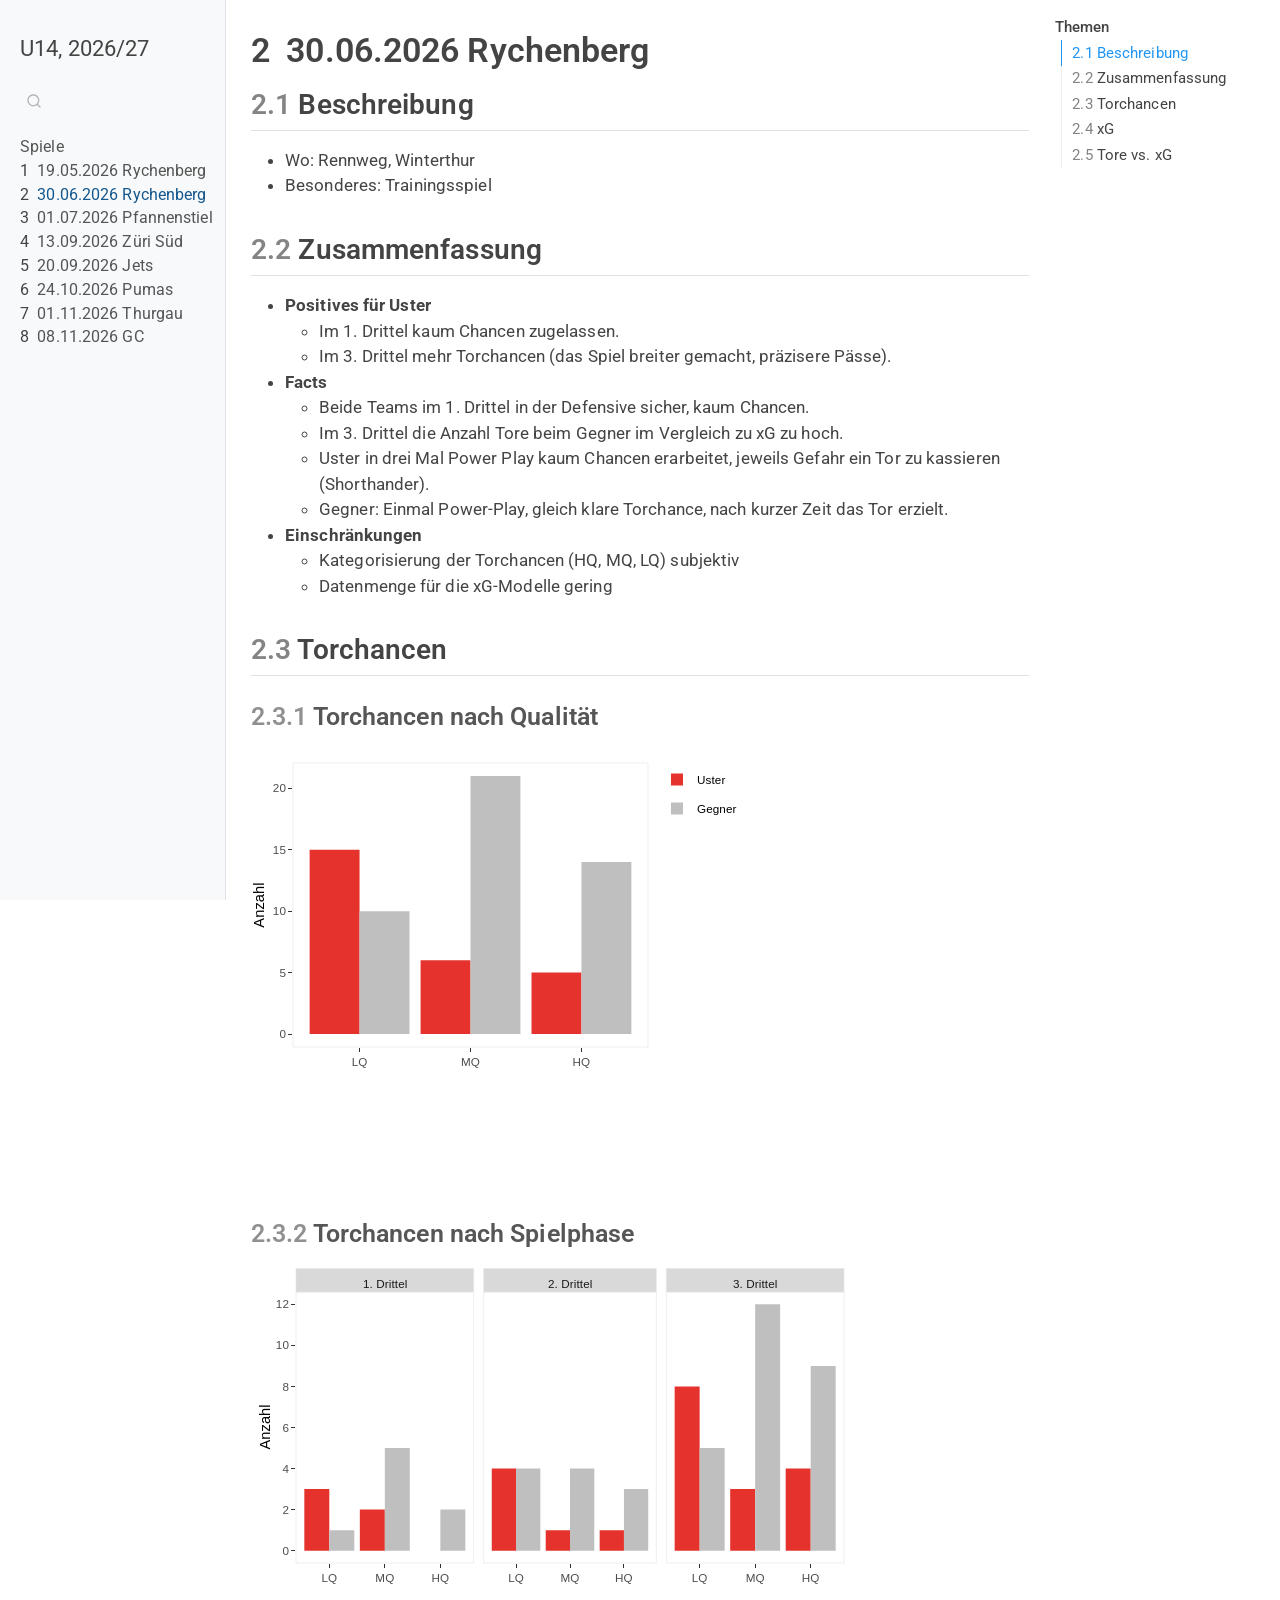
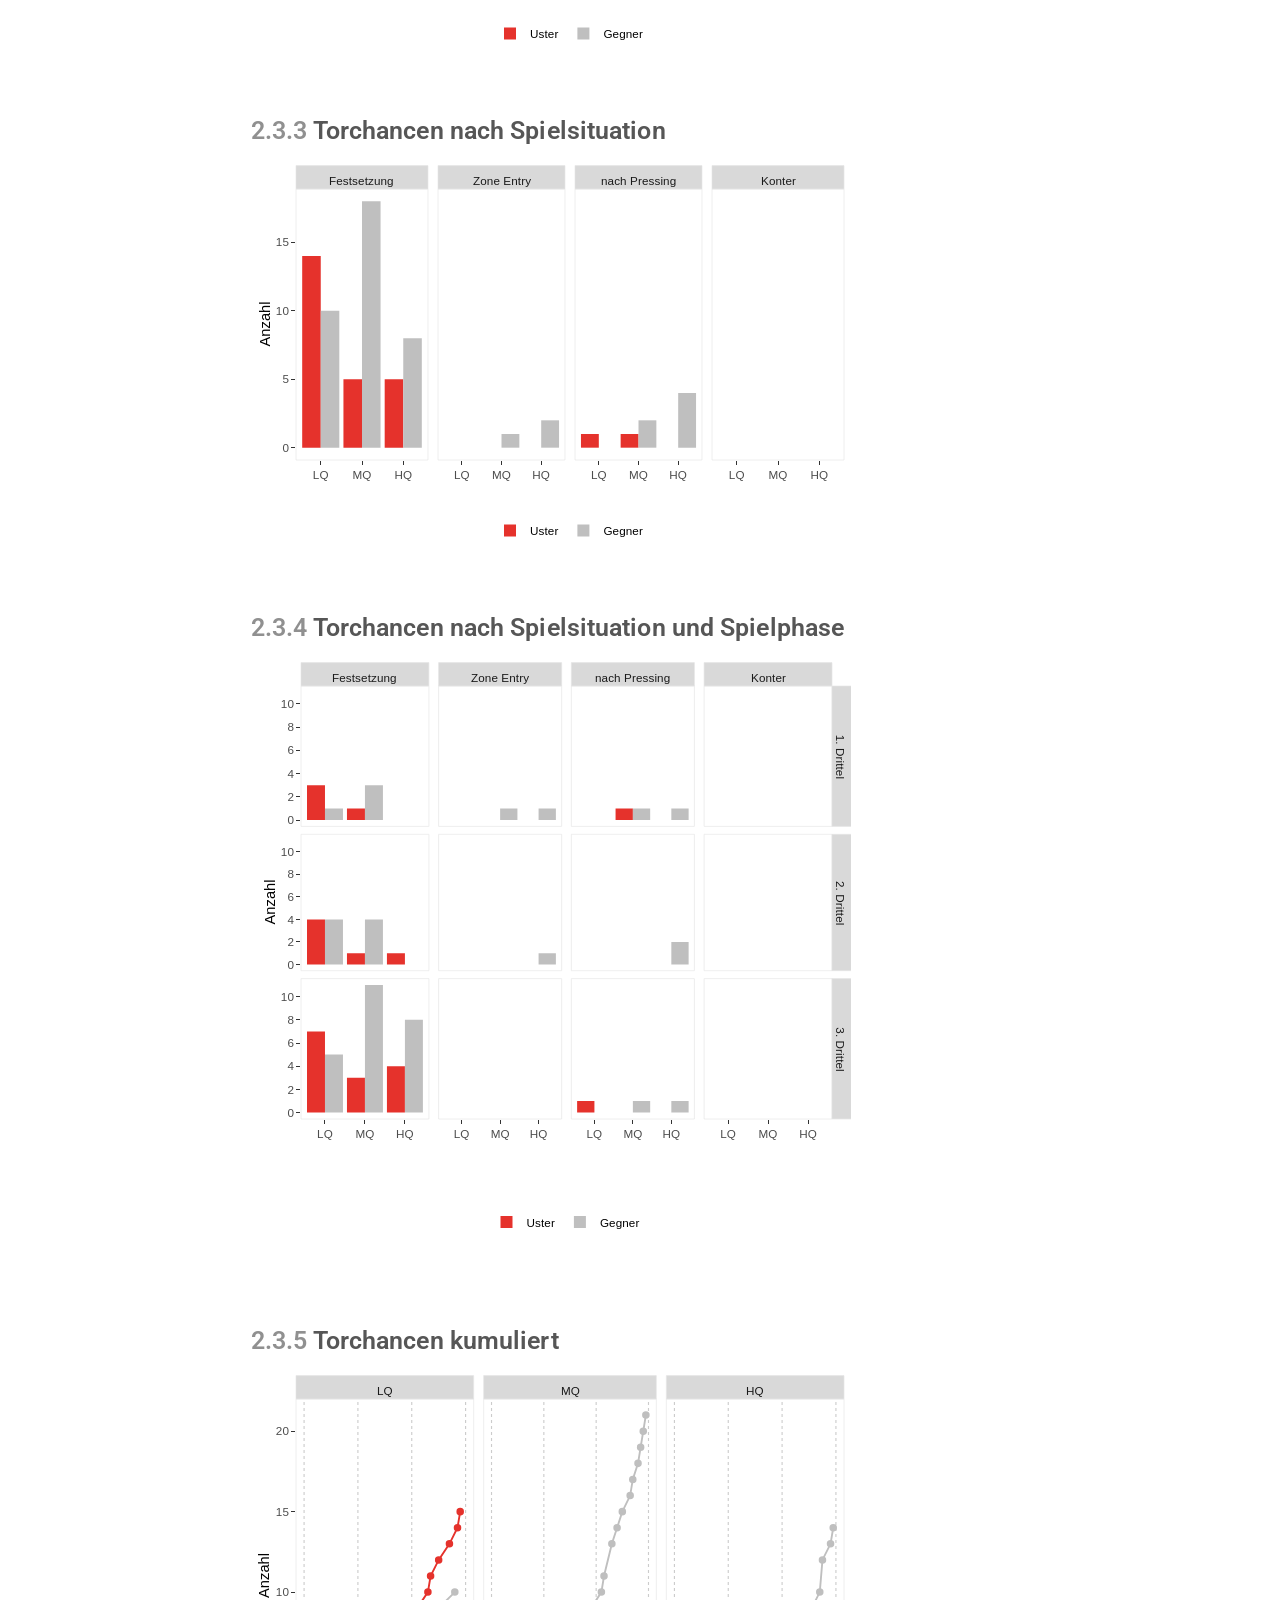
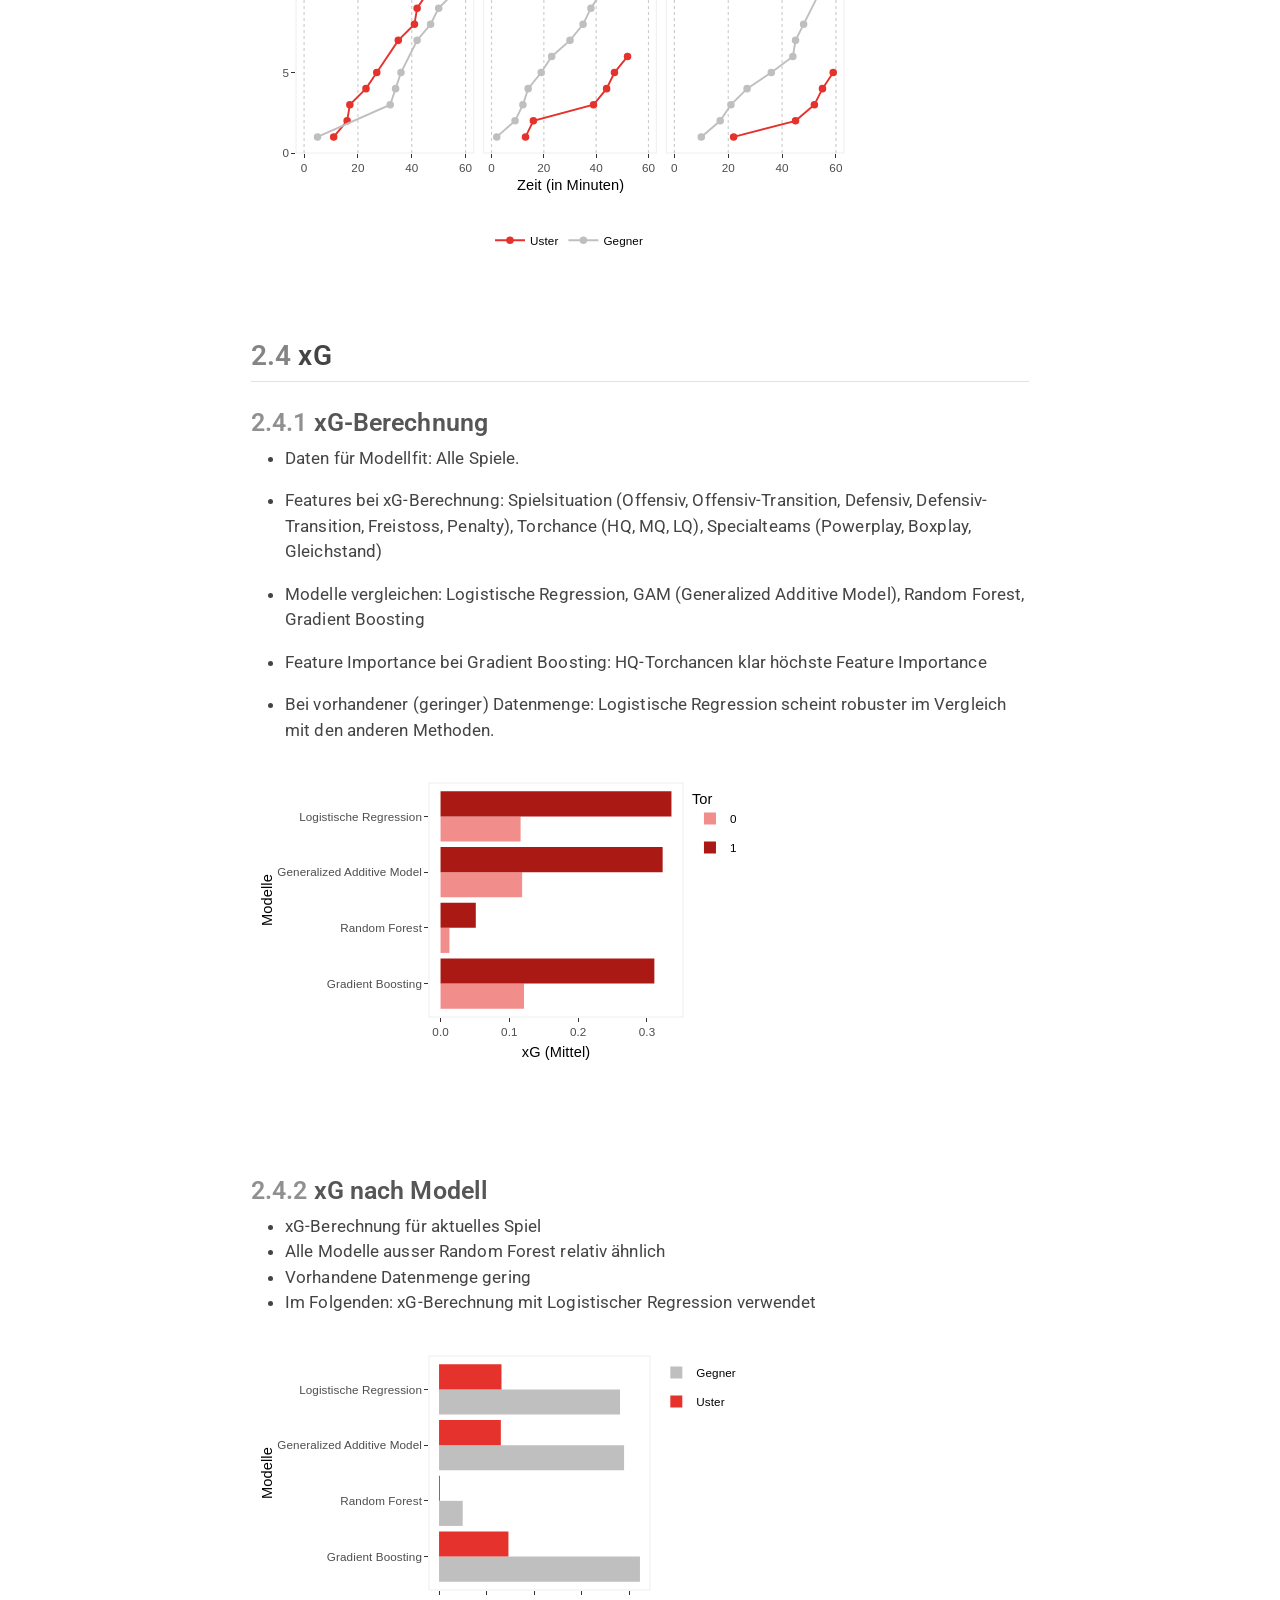
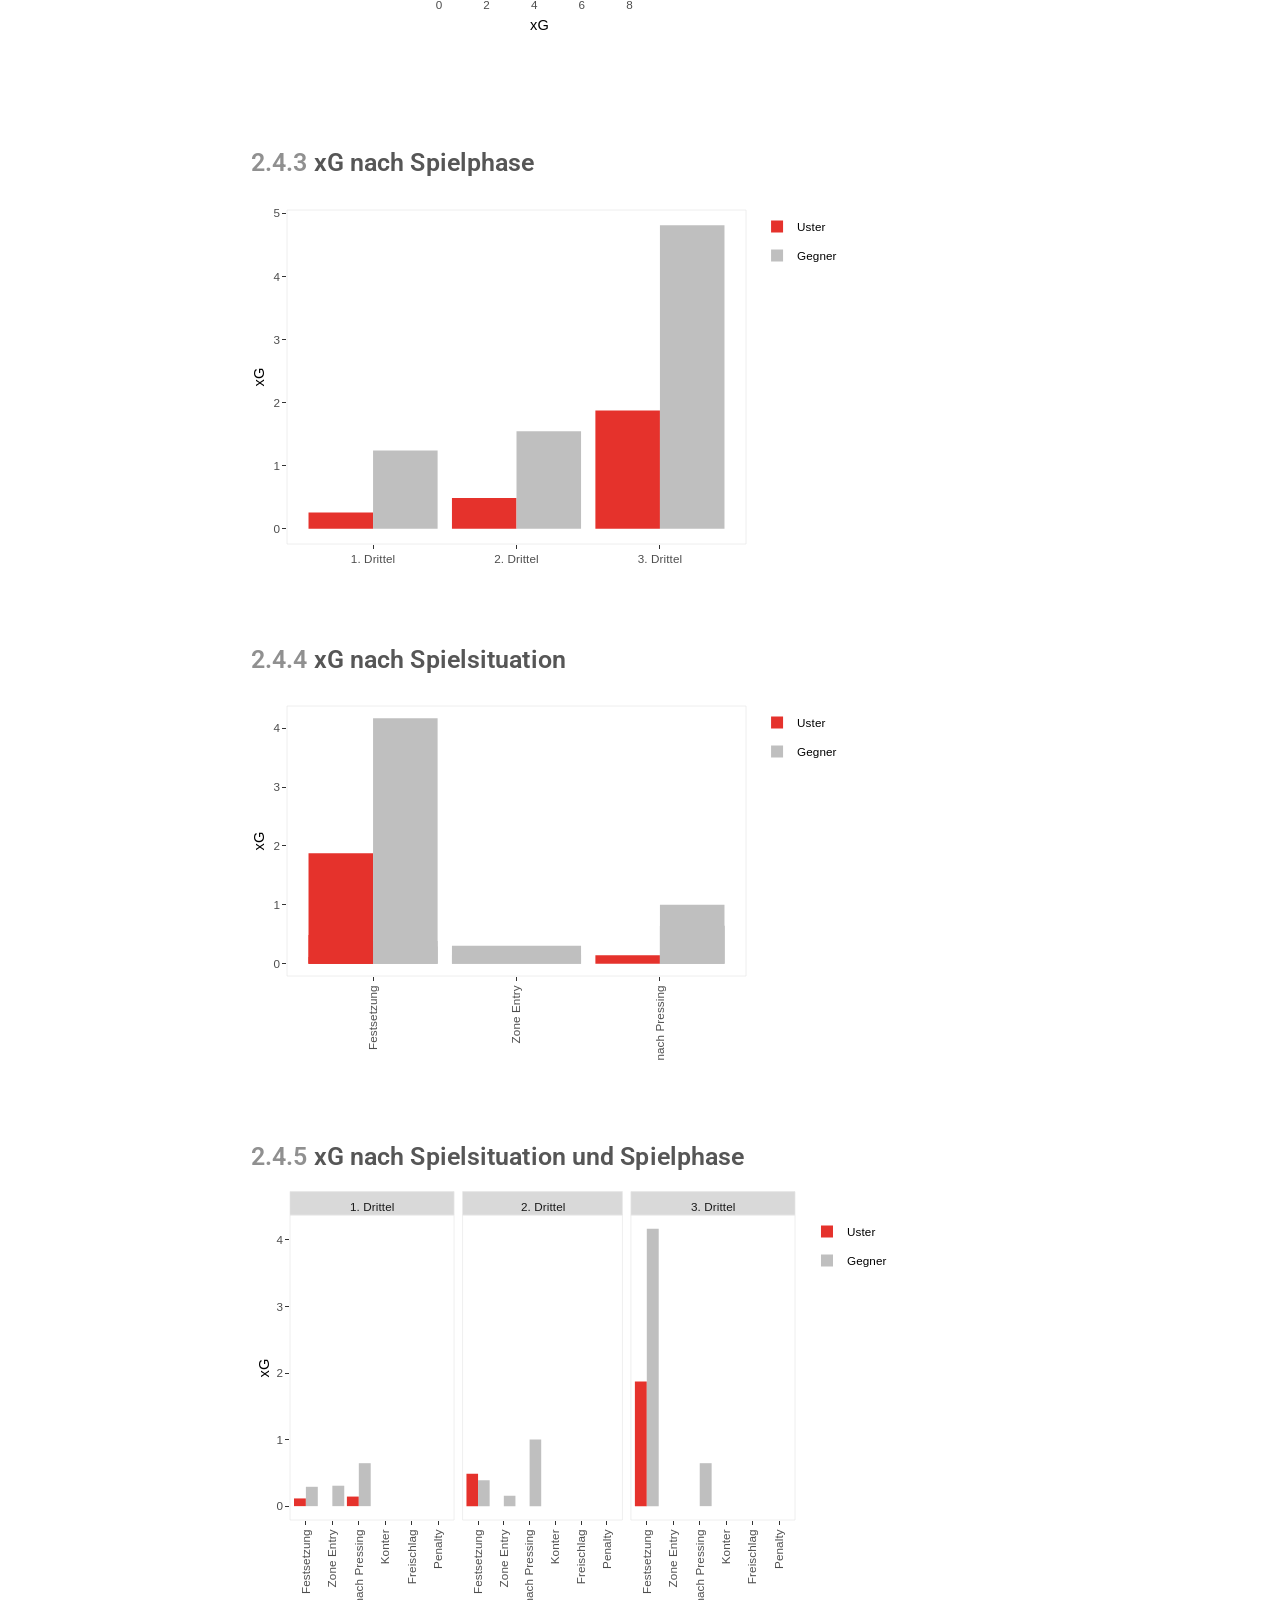
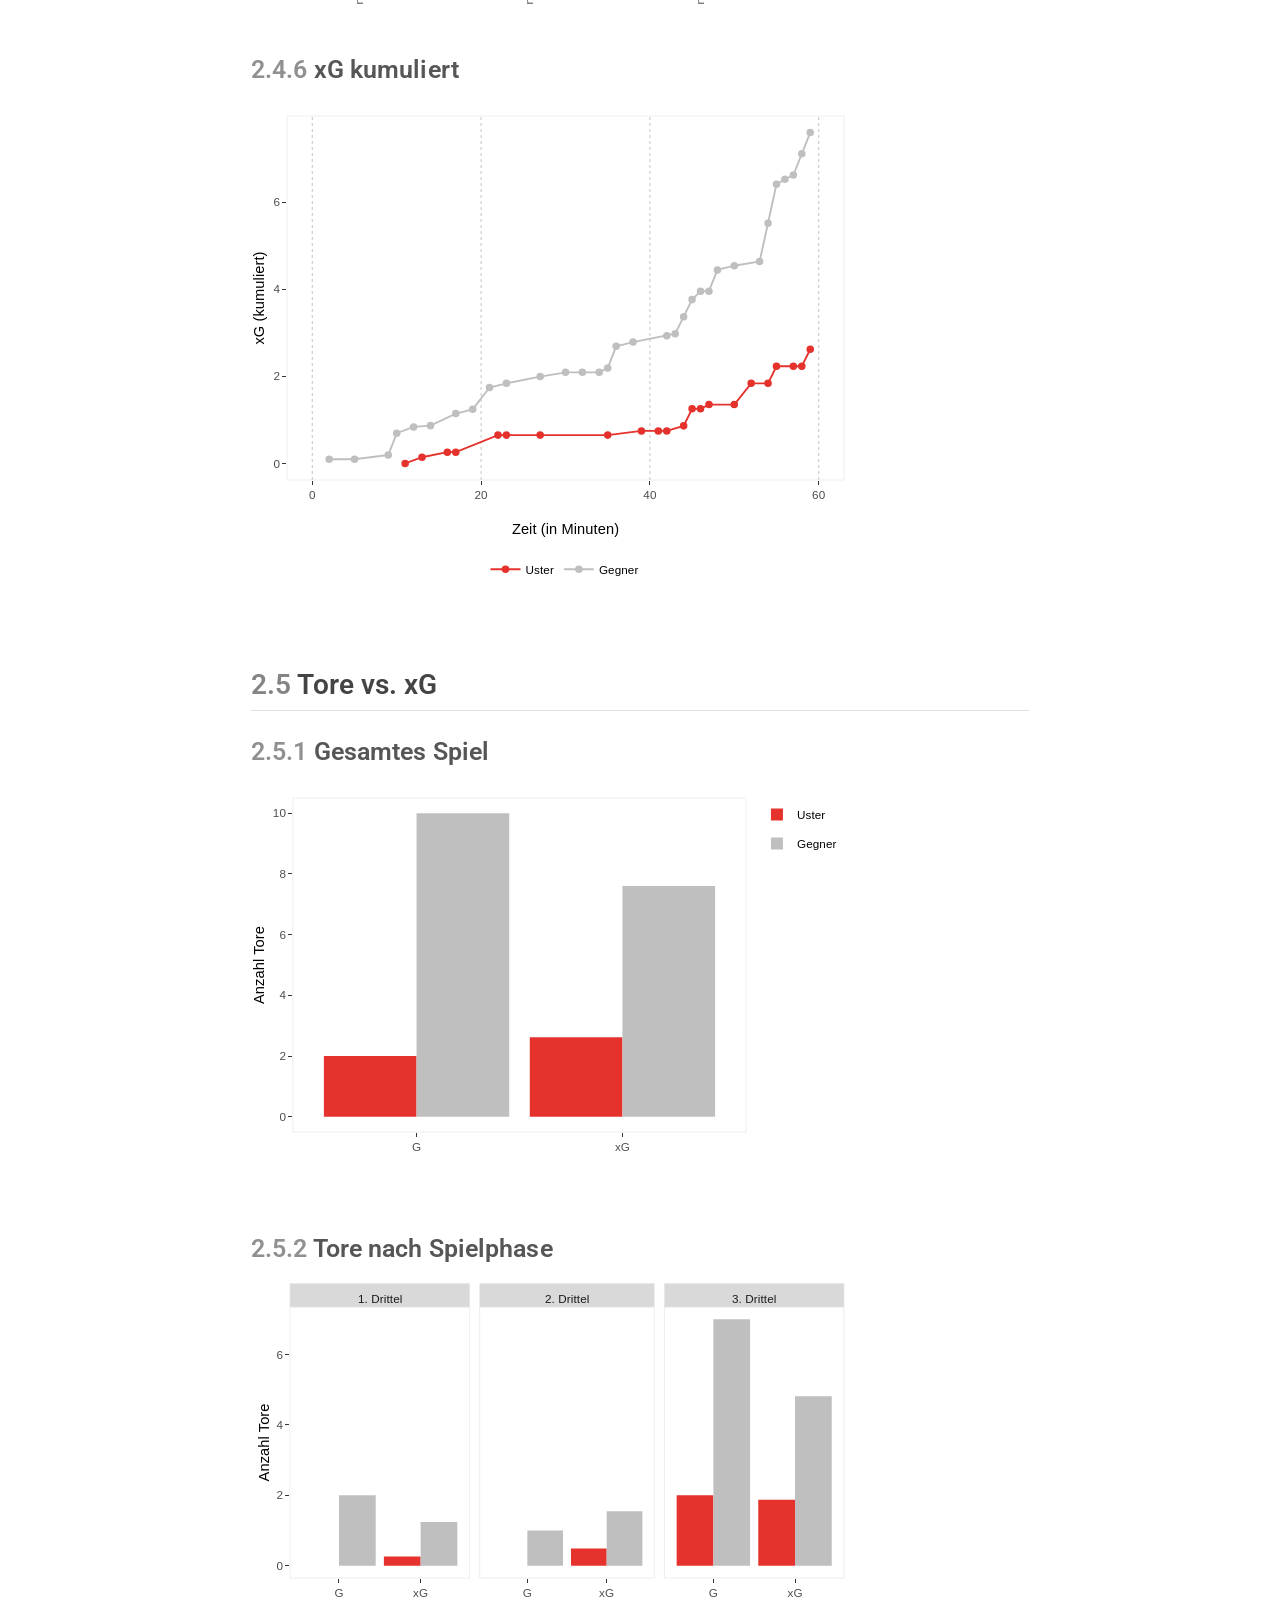
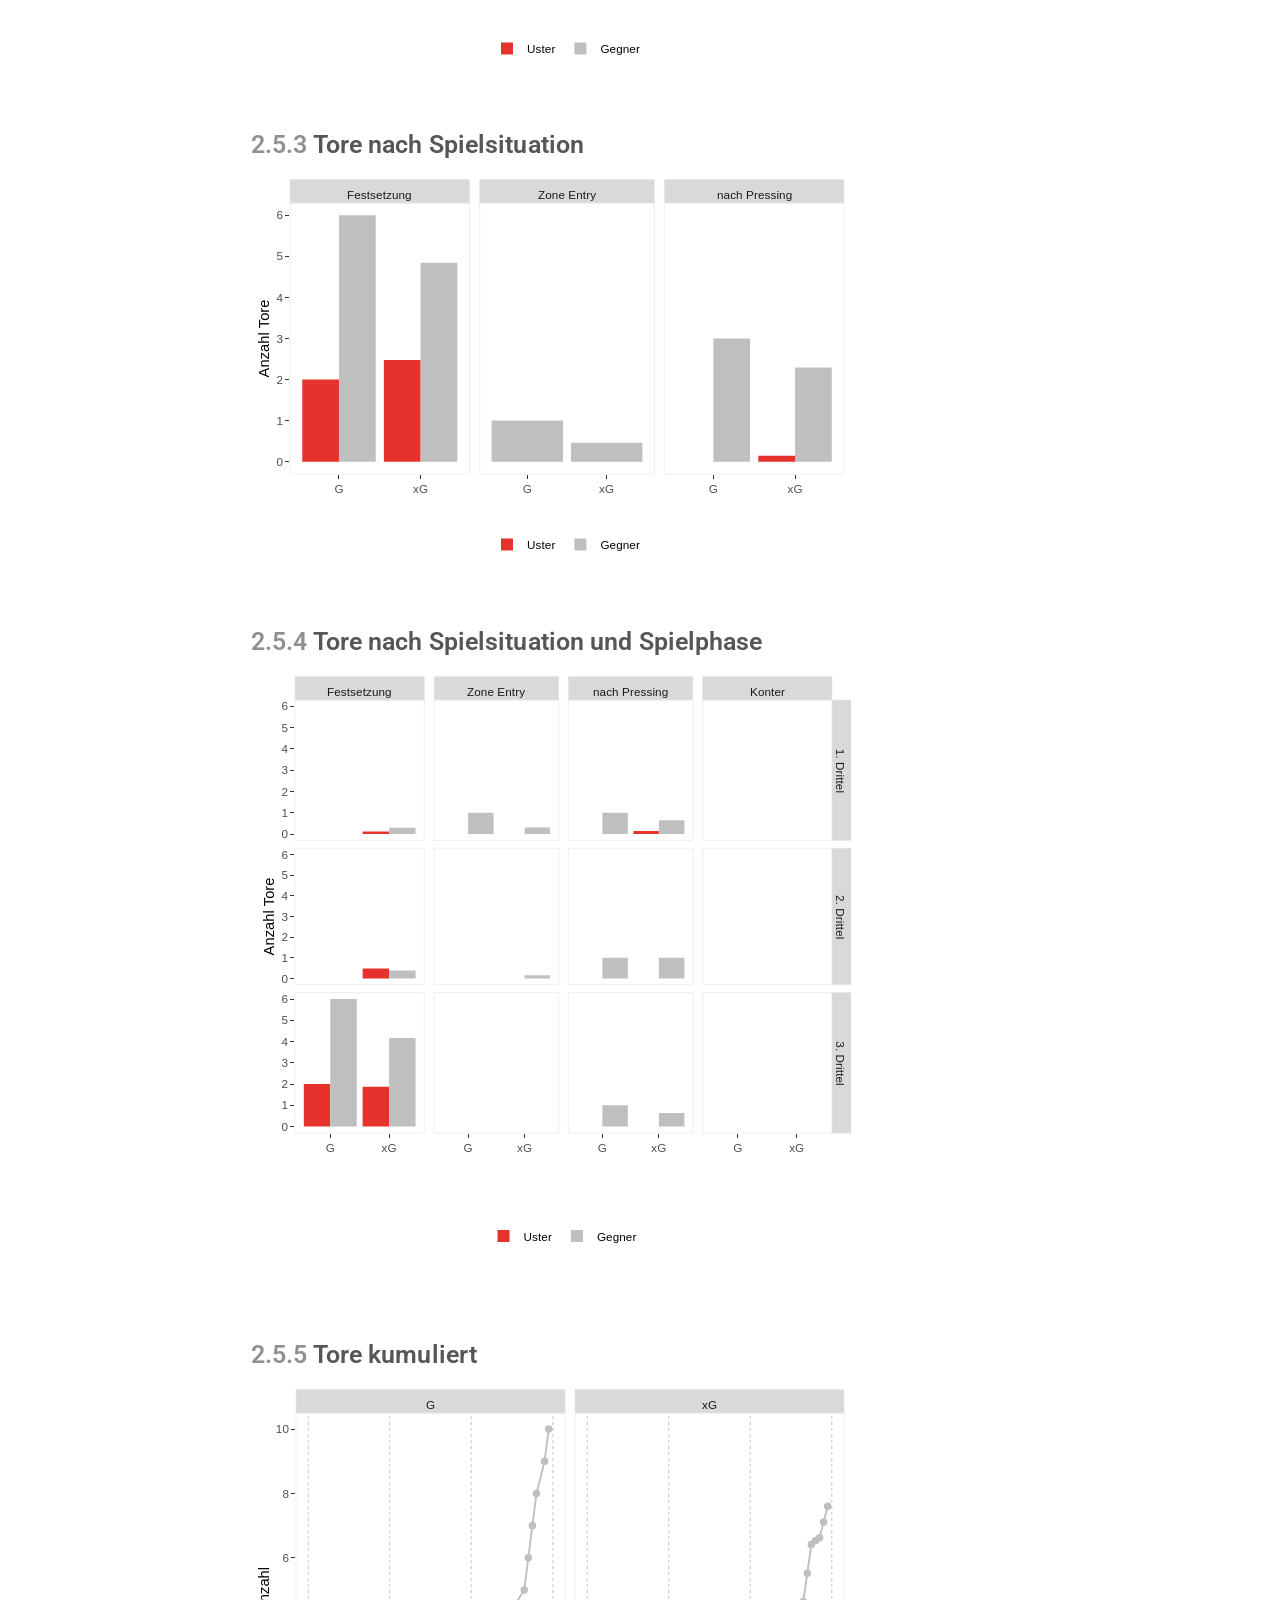
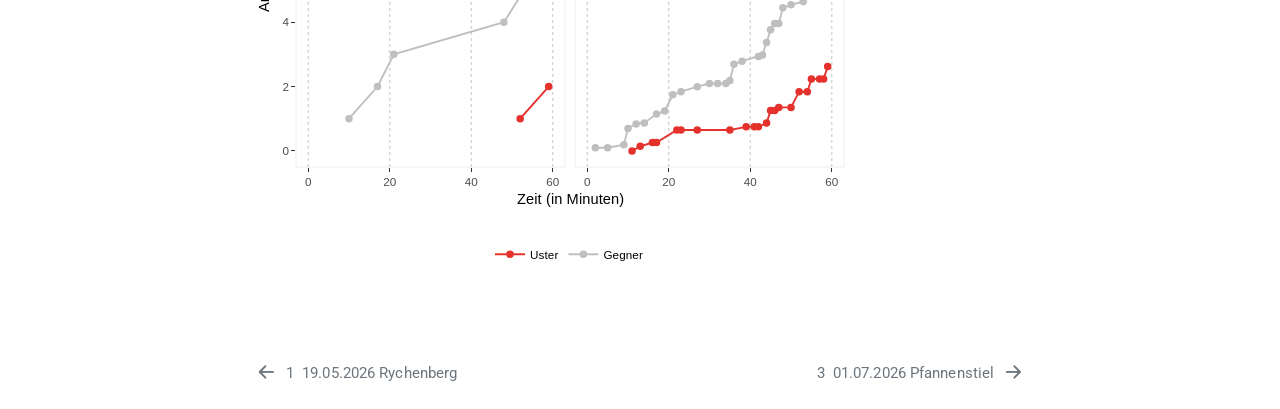
<file: quarto/2026-06-30_Rychenberg.html>
<!DOCTYPE html>
<html xmlns="http://www.w3.org/1999/xhtml" lang="en" xml:lang="en"><head>

<meta charset="utf-8">
<meta name="generator" content="quarto-1.10.18">

<meta name="viewport" content="width=device-width, initial-scale=1.0, user-scalable=yes">


<title>2&nbsp; 30.06.2026 Rychenberg – U14, 2026/27</title>
<style>
/* Default styles provided by pandoc.
** See https://pandoc.org/MANUAL.html#variables-for-html for config info.
*/
span.smallcaps{font-variant: small-caps;}
div.columns{display: flex; gap: 1.5em;}
div.column{flex: auto;}
@media screen {
div.columns{gap: min(4vw, 1.5em);}
div.column{overflow-x: auto;}
}
div.hanging-indent{margin-left: 1.5em; text-indent: -1.5em;}
ul.task-list{list-style: none;}
ul.task-list li input[type="checkbox"] {
  width: 0.8em;
  margin: 0 0.8em 0.2em -1em; /* quarto-specific, see https://github.com/quarto-dev/quarto-cli/issues/4556 */ 
  vertical-align: middle;
}
</style>


<script src="../site_libs/quarto-nav/quarto-nav.js"></script>
<script src="../site_libs/quarto-nav/headroom.min.js"></script>
<script src="../site_libs/clipboard/clipboard.min.js"></script>
<script src="../site_libs/quarto-search/autocomplete.umd.js"></script>
<script src="../site_libs/quarto-search/fuse.min.js"></script>
<script src="../site_libs/quarto-search/quarto-search.js"></script>
<meta name="quarto:offset" content="../">
<link href="../quarto/2026-07-01_Pfannenstiel.html" rel="next">
<link href="../quarto/2026-05-19_Rychenberg.html" rel="prev">
<script src="../site_libs/quarto-html/quarto.js" type="module"></script>
<script src="../site_libs/quarto-html/tabsets/tabsets.js" type="module"></script>
<script src="../site_libs/quarto-html/popper.min.js"></script>
<script src="../site_libs/quarto-html/tippy.umd.min.js"></script>
<script src="../site_libs/quarto-html/anchor.min.js"></script>
<link href="../site_libs/quarto-html/tippy.css" rel="stylesheet">
<link href="../site_libs/quarto-html/quarto-syntax-highlighting-64a204ab8560d761af7679ceaba22944.css" rel="stylesheet" id="quarto-text-highlighting-styles">
<script src="../site_libs/bootstrap/bootstrap.min.js"></script>
<link href="../site_libs/bootstrap/bootstrap-icons.css" rel="stylesheet">
<link href="../site_libs/bootstrap/bootstrap-8370a5367d6108a592df96bd5bd80613.min.css" rel="stylesheet" append-hash="true" id="quarto-bootstrap" data-mode="light">
<script id="quarto-search-options" type="application/json">{
  "location": "sidebar",
  "copy-button": false,
  "collapse-after": 3,
  "panel-placement": "start",
  "type": "textbox",
  "limit": 50,
  "keyboard-shortcut": [
    "f",
    "/",
    "s"
  ],
  "show-item-context": false,
  "language": {
    "search-no-results-text": "No results",
    "search-matching-documents-text": "matching documents",
    "search-copy-link-title": "Copy link to search",
    "search-hide-matches-text": "Hide additional matches",
    "search-more-match-text": "more match in this document",
    "search-more-matches-text": "more matches in this document",
    "search-clear-button-title": "Clear",
    "search-text-placeholder": "",
    "search-detached-cancel-button-title": "Cancel",
    "search-submit-button-title": "Submit",
    "search-label": "Search"
  }
}</script>
<script src="../site_libs/htmlwidgets-1.6.4/htmlwidgets.js"></script>
<script src="../site_libs/plotly-binding-4.12.1/plotly.js"></script>
<script src="../site_libs/typedarray-0.1/typedarray.min.js"></script>
<script src="../site_libs/jquery-3.5.1/jquery.min.js"></script>
<link href="../site_libs/crosstalk-1.2.2/css/crosstalk.min.css" rel="stylesheet">
<script src="../site_libs/crosstalk-1.2.2/js/crosstalk.min.js"></script>
<link href="../site_libs/plotly-htmlwidgets-css-2.25.2/plotly-htmlwidgets.css" rel="stylesheet">
<script src="../site_libs/plotly-main-2.25.2/plotly-latest.min.js"></script>


<link rel="stylesheet" href="../styles.css">
</head>

<body class="nav-sidebar docked quarto-light">

<div id="quarto-search-results"></div>
  <header id="quarto-header" class="headroom fixed-top">
  <nav class="quarto-secondary-nav">
    <div class="container-fluid d-flex">
      <button type="button" class="quarto-btn-toggle btn" data-bs-toggle="collapse" role="button" data-bs-target=".quarto-sidebar-collapse-item" aria-controls="quarto-sidebar" aria-expanded="false" aria-label="Toggle sidebar navigation" onclick="if (window.quartoToggleHeadroom) { window.quartoToggleHeadroom(); }">
        <i class="bi bi-layout-text-sidebar-reverse"></i>
      </button>
        <nav class="quarto-page-breadcrumbs" aria-label="breadcrumb"><ol class="breadcrumb"><li class="breadcrumb-item"><a href="../quarto/2026-06-30_Rychenberg.html"><span class="chapter-number">2</span>&nbsp; <span class="chapter-title">30.06.2026 Rychenberg</span></a></li></ol></nav>
        <a class="flex-grow-1" role="navigation" data-bs-toggle="collapse" data-bs-target=".quarto-sidebar-collapse-item" aria-controls="quarto-sidebar" aria-expanded="false" aria-label="Toggle sidebar navigation" onclick="if (window.quartoToggleHeadroom) { window.quartoToggleHeadroom(); }">      
        </a>
      <button type="button" class="btn quarto-search-button" aria-label="Search" onclick="window.quartoOpenSearch();">
        <i class="bi bi-search"></i>
      </button>
    </div>
  </nav>
</header>
<!-- content -->
<div id="quarto-content" class="quarto-container page-columns page-rows-contents page-layout-full">
<!-- sidebar -->
  <nav id="quarto-sidebar" class="sidebar collapse collapse-horizontal quarto-sidebar-collapse-item sidebar-navigation docked overflow-auto">
    <div class="pt-lg-2 mt-2 text-left sidebar-header">
    <div class="sidebar-title mb-0 py-0">
      <a href="../">U14, 2026/27</a> 
    </div>
      </div>
        <div class="mt-2 flex-shrink-0 align-items-center">
        <div class="sidebar-search">
        <div id="quarto-search" class="" title="Search"></div>
        </div>
        </div>
    <div class="sidebar-menu-container"> 
    <ul class="list-unstyled mt-1">
        <li class="sidebar-item">
  <div class="sidebar-item-container"> 
  <a href="../index.html" class="sidebar-item-text sidebar-link">
 <span class="menu-text">Spiele</span></a>
  </div>
</li>
        <li class="sidebar-item">
  <div class="sidebar-item-container"> 
  <a href="../quarto/2026-05-19_Rychenberg.html" class="sidebar-item-text sidebar-link">
 <span class="menu-text"><span class="chapter-number">1</span>&nbsp; <span class="chapter-title">19.05.2026 Rychenberg</span></span></a>
  </div>
</li>
        <li class="sidebar-item">
  <div class="sidebar-item-container"> 
  <a href="../quarto/2026-06-30_Rychenberg.html" class="sidebar-item-text sidebar-link active">
 <span class="menu-text"><span class="chapter-number">2</span>&nbsp; <span class="chapter-title">30.06.2026 Rychenberg</span></span></a>
  </div>
</li>
        <li class="sidebar-item">
  <div class="sidebar-item-container"> 
  <a href="../quarto/2026-07-01_Pfannenstiel.html" class="sidebar-item-text sidebar-link">
 <span class="menu-text"><span class="chapter-number">3</span>&nbsp; <span class="chapter-title">01.07.2026 Pfannenstiel</span></span></a>
  </div>
</li>
        <li class="sidebar-item">
  <div class="sidebar-item-container"> 
  <a href="../quarto/2026-09-13_Zueri-Sued.html" class="sidebar-item-text sidebar-link">
 <span class="menu-text"><span class="chapter-number">4</span>&nbsp; <span class="chapter-title">13.09.2026 Züri Süd</span></span></a>
  </div>
</li>
        <li class="sidebar-item">
  <div class="sidebar-item-container"> 
  <a href="../quarto/2026-09-20_Kloten-Dietlikon-Jets.html" class="sidebar-item-text sidebar-link">
 <span class="menu-text"><span class="chapter-number">5</span>&nbsp; <span class="chapter-title">20.09.2026 Jets</span></span></a>
  </div>
</li>
        <li class="sidebar-item">
  <div class="sidebar-item-container"> 
  <a href="../quarto/2026-10-24_Pumas.html" class="sidebar-item-text sidebar-link">
 <span class="menu-text"><span class="chapter-number">6</span>&nbsp; <span class="chapter-title">24.10.2026 Pumas</span></span></a>
  </div>
</li>
        <li class="sidebar-item">
  <div class="sidebar-item-container"> 
  <a href="../quarto/2026-11-01_Thurgau.html" class="sidebar-item-text sidebar-link">
 <span class="menu-text"><span class="chapter-number">7</span>&nbsp; <span class="chapter-title">01.11.2026 Thurgau</span></span></a>
  </div>
</li>
        <li class="sidebar-item">
  <div class="sidebar-item-container"> 
  <a href="../quarto/2026-11-08_GC.html" class="sidebar-item-text sidebar-link">
 <span class="menu-text"><span class="chapter-number">8</span>&nbsp; <span class="chapter-title">08.11.2026 GC</span></span></a>
  </div>
</li>
    </ul>
    </div>
</nav>
<div id="quarto-sidebar-glass" class="quarto-sidebar-collapse-item" data-bs-toggle="collapse" data-bs-target=".quarto-sidebar-collapse-item"></div>
<!-- margin-sidebar -->
    <div id="quarto-margin-sidebar" class="sidebar margin-sidebar">
        <nav id="TOC" role="doc-toc" class="toc-active">
    <h2 id="toc-title">Themen</h2>
   
  <ul>
  <li><a href="#beschreibung" id="toc-beschreibung" class="nav-link active" data-scroll-target="#beschreibung"><span class="header-section-number">2.1</span> Beschreibung</a></li>
  <li><a href="#zusammenfassung" id="toc-zusammenfassung" class="nav-link" data-scroll-target="#zusammenfassung"><span class="header-section-number">2.2</span> Zusammenfassung</a></li>
  <li><a href="#torchancen" id="toc-torchancen" class="nav-link" data-scroll-target="#torchancen"><span class="header-section-number">2.3</span> Torchancen</a>
  <ul class="collapse">
  <li><a href="#torchancen-nach-qualität" id="toc-torchancen-nach-qualität" class="nav-link" data-scroll-target="#torchancen-nach-qualität"><span class="header-section-number">2.3.1</span> Torchancen nach Qualität</a></li>
  <li><a href="#torchancen-nach-spielphase" id="toc-torchancen-nach-spielphase" class="nav-link" data-scroll-target="#torchancen-nach-spielphase"><span class="header-section-number">2.3.2</span> Torchancen nach Spielphase</a></li>
  <li><a href="#torchancen-nach-spielsituation" id="toc-torchancen-nach-spielsituation" class="nav-link" data-scroll-target="#torchancen-nach-spielsituation"><span class="header-section-number">2.3.3</span> Torchancen nach Spielsituation</a></li>
  <li><a href="#torchancen-nach-spielsituation-und-spielphase" id="toc-torchancen-nach-spielsituation-und-spielphase" class="nav-link" data-scroll-target="#torchancen-nach-spielsituation-und-spielphase"><span class="header-section-number">2.3.4</span> Torchancen nach Spielsituation und Spielphase</a></li>
  <li><a href="#torchancen-kumuliert" id="toc-torchancen-kumuliert" class="nav-link" data-scroll-target="#torchancen-kumuliert"><span class="header-section-number">2.3.5</span> Torchancen kumuliert</a></li>
  </ul></li>
  <li><a href="#xg" id="toc-xg" class="nav-link" data-scroll-target="#xg"><span class="header-section-number">2.4</span> xG</a>
  <ul class="collapse">
  <li><a href="#xg-berechnung" id="toc-xg-berechnung" class="nav-link" data-scroll-target="#xg-berechnung"><span class="header-section-number">2.4.1</span> xG-Berechnung</a></li>
  <li><a href="#xg-nach-modell" id="toc-xg-nach-modell" class="nav-link" data-scroll-target="#xg-nach-modell"><span class="header-section-number">2.4.2</span> xG nach Modell</a></li>
  <li><a href="#xg-nach-spielphase" id="toc-xg-nach-spielphase" class="nav-link" data-scroll-target="#xg-nach-spielphase"><span class="header-section-number">2.4.3</span> xG nach Spielphase</a></li>
  <li><a href="#xg-nach-spielsituation" id="toc-xg-nach-spielsituation" class="nav-link" data-scroll-target="#xg-nach-spielsituation"><span class="header-section-number">2.4.4</span> xG nach Spielsituation</a></li>
  <li><a href="#xg-nach-spielsituation-und-spielphase" id="toc-xg-nach-spielsituation-und-spielphase" class="nav-link" data-scroll-target="#xg-nach-spielsituation-und-spielphase"><span class="header-section-number">2.4.5</span> xG nach Spielsituation und Spielphase</a></li>
  <li><a href="#xg-kumuliert" id="toc-xg-kumuliert" class="nav-link" data-scroll-target="#xg-kumuliert"><span class="header-section-number">2.4.6</span> xG kumuliert</a></li>
  </ul></li>
  <li><a href="#tore-vs.-xg" id="toc-tore-vs.-xg" class="nav-link" data-scroll-target="#tore-vs.-xg"><span class="header-section-number">2.5</span> Tore vs.&nbsp;xG</a>
  <ul class="collapse">
  <li><a href="#gesamtes-spiel" id="toc-gesamtes-spiel" class="nav-link" data-scroll-target="#gesamtes-spiel"><span class="header-section-number">2.5.1</span> Gesamtes Spiel</a></li>
  <li><a href="#tore-nach-spielphase" id="toc-tore-nach-spielphase" class="nav-link" data-scroll-target="#tore-nach-spielphase"><span class="header-section-number">2.5.2</span> Tore nach Spielphase</a></li>
  <li><a href="#tore-nach-spielsituation" id="toc-tore-nach-spielsituation" class="nav-link" data-scroll-target="#tore-nach-spielsituation"><span class="header-section-number">2.5.3</span> Tore nach Spielsituation</a></li>
  <li><a href="#tore-nach-spielsituation-und-spielphase" id="toc-tore-nach-spielsituation-und-spielphase" class="nav-link" data-scroll-target="#tore-nach-spielsituation-und-spielphase"><span class="header-section-number">2.5.4</span> Tore nach Spielsituation und Spielphase</a></li>
  <li><a href="#tore-kumuliert" id="toc-tore-kumuliert" class="nav-link" data-scroll-target="#tore-kumuliert"><span class="header-section-number">2.5.5</span> Tore kumuliert</a></li>
  </ul></li>
  </ul>
</nav>
    </div>
<!-- main -->
<main class="content column-body" id="quarto-document-content">

<header id="title-block-header" class="quarto-title-block default">
<div class="quarto-title">
<h1 class="title"><span class="chapter-number">2</span>&nbsp; <span class="chapter-title">30.06.2026 Rychenberg</span></h1>
</div>



<div class="quarto-title-meta column-body">

    
  
    
  </div>
  


</header>


<section id="beschreibung" class="level2" data-number="2.1">
<h2 data-number="2.1" class="anchored" data-anchor-id="beschreibung"><span class="header-section-number">2.1</span> Beschreibung</h2>
<ul>
<li>Wo: Rennweg, Winterthur</li>
<li>Besonderes: Trainingsspiel</li>
</ul>
</section>
<section id="zusammenfassung" class="level2" data-number="2.2">
<h2 data-number="2.2" class="anchored" data-anchor-id="zusammenfassung"><span class="header-section-number">2.2</span> Zusammenfassung</h2>
<ul>
<li><strong>Positives für Uster</strong>
<ul>
<li>Im 1. Drittel kaum Chancen zugelassen.</li>
<li>Im 3. Drittel mehr Torchancen (das Spiel breiter gemacht, präzisere Pässe).</li>
</ul></li>
<li><strong>Facts</strong>
<ul>
<li>Beide Teams im 1. Drittel in der Defensive sicher, kaum Chancen.</li>
<li>Im 3. Drittel die Anzahl Tore beim Gegner im Vergleich zu xG zu hoch.</li>
<li>Uster in drei Mal Power Play kaum Chancen erarbeitet, jeweils Gefahr ein Tor zu kassieren (Shorthander).</li>
<li>Gegner: Einmal Power-Play, gleich klare Torchance, nach kurzer Zeit das Tor erzielt.</li>
</ul></li>
<li><strong>Einschränkungen</strong>
<ul>
<li>Kategorisierung der Torchancen (HQ, MQ, LQ) subjektiv</li>
<li>Datenmenge für die xG-Modelle gering</li>
</ul></li>
</ul>
</section>
<section id="torchancen" class="level2" data-number="2.3">
<h2 data-number="2.3" class="anchored" data-anchor-id="torchancen"><span class="header-section-number">2.3</span> Torchancen</h2>
<section id="torchancen-nach-qualität" class="level3" data-number="2.3.1">
<h3 data-number="2.3.1" class="anchored" data-anchor-id="torchancen-nach-qualität"><span class="header-section-number">2.3.1</span> Torchancen nach Qualität</h3>
<div class="cell">
<div class="cell-output-display">
<div id="htmlwidget-135b7e0b7d6aafb59c1c" style="width:100%;height:454px;" class="plotly html-widget"></div>
<script type="application/json" data-for="htmlwidget-135b7e0b7d6aafb59c1c">{"x":{"data":[{"orientation":"v","width":[0.44999999999999996,0.45000000000000018,0.45000000000000018],"base":[0,0,0],"x":[0.77500000000000002,1.7749999999999999,2.7749999999999999],"y":[15,6,5],"text":["chance: LQ<br />n: 15<br />team: Uster","chance: MQ<br />n:  6<br />team: Uster","chance: HQ<br />n:  5<br />team: Uster"],"type":"bar","textposition":"none","marker":{"autocolorscale":false,"color":"rgba(229,50,44,1)","line":{"width":1.8897637795275593,"color":"transparent"}},"name":"Uster","legendgroup":"Uster","showlegend":true,"xaxis":"x","yaxis":"y","hoverinfo":"text","frame":null},{"orientation":"v","width":[0.45000000000000018,0.45000000000000018,0.45000000000000018],"base":[0,0,0],"x":[1.2250000000000001,2.2250000000000001,3.2250000000000001],"y":[10,21,14],"text":["chance: LQ<br />n: 10<br />team: Gegner","chance: MQ<br />n: 21<br />team: Gegner","chance: HQ<br />n: 14<br />team: Gegner"],"type":"bar","textposition":"none","marker":{"autocolorscale":false,"color":"rgba(191,191,191,1)","line":{"width":1.8897637795275593,"color":"transparent"}},"name":"Gegner","legendgroup":"Gegner","showlegend":true,"xaxis":"x","yaxis":"y","hoverinfo":"text","frame":null}],"layout":{"margin":{"t":23.305936073059364,"r":7.3059360730593621,"b":22.648401826484022,"l":37.260273972602747},"plot_bgcolor":"rgba(255,255,255,1)","paper_bgcolor":"rgba(255,255,255,1)","font":{"color":"rgba(0,0,0,1)","family":"","size":14.611872146118724},"xaxis":{"domain":[0,1],"automargin":true,"type":"linear","autorange":false,"range":[0.40000000000000002,3.6000000000000001],"tickmode":"array","ticktext":["LQ","MQ","HQ"],"tickvals":[1,2,3],"categoryorder":"array","categoryarray":["LQ","MQ","HQ"],"nticks":null,"ticks":"outside","tickcolor":"rgba(51,51,51,1)","ticklen":3.6529680365296811,"tickwidth":0.66417600664176002,"showticklabels":true,"tickfont":{"color":"rgba(77,77,77,1)","family":"","size":11.68949771689498},"tickangle":-0,"showline":false,"linecolor":null,"linewidth":0,"showgrid":false,"gridcolor":null,"gridwidth":0,"zeroline":false,"anchor":"y","title":{"text":"","font":{"color":"rgba(0,0,0,1)","family":"","size":14.611872146118724}},"hoverformat":".2f"},"yaxis":{"domain":[0,1],"automargin":true,"type":"linear","autorange":false,"range":[-1.05,22.050000000000001],"tickmode":"array","ticktext":["0","5","10","15","20"],"tickvals":[0,5,10,15,20],"categoryorder":"array","categoryarray":["0","5","10","15","20"],"nticks":null,"ticks":"outside","tickcolor":"rgba(51,51,51,1)","ticklen":3.6529680365296811,"tickwidth":0.66417600664176002,"showticklabels":true,"tickfont":{"color":"rgba(77,77,77,1)","family":"","size":11.68949771689498},"tickangle":-0,"showline":false,"linecolor":null,"linewidth":0,"showgrid":false,"gridcolor":null,"gridwidth":0,"zeroline":false,"anchor":"x","title":{"text":"Anzahl","font":{"color":"rgba(0,0,0,1)","family":"","size":14.611872146118724}},"hoverformat":".2f"},"shapes":[{"type":"rect","fillcolor":"rgba(255,255,255,1)","line":{"color":"rgba(229,229,229,1)","width":0.66417600664176002,"linetype":"solid"},"yref":"paper","xref":"paper","layer":"below","x0":0,"x1":1,"y0":0,"y1":1}],"showlegend":true,"legend":{"bgcolor":"rgba(255,255,255,1)","bordercolor":"transparent","borderwidth":1.8897637795275593,"font":{"color":"rgba(0,0,0,1)","family":"","size":11.68949771689498},"title":{"text":"","font":{"color":"rgba(0,0,0,1)","family":"","size":14.611872146118724}}},"hovermode":"closest","width":500,"height":350,"barmode":"relative"},"config":{"doubleClick":"reset","modeBarButtonsToAdd":["hoverclosest","hovercompare"],"showSendToCloud":false},"source":"A","attrs":{"1413b641fca754":{"x":{},"y":{},"fill":{},"type":"bar"}},"cur_data":"1413b641fca754","visdat":{"1413b641fca754":["function (y) ","x"]},"highlight":{"on":"plotly_click","persistent":false,"dynamic":false,"selectize":false,"opacityDim":0.20000000000000001,"selected":{"opacity":1},"debounce":0},"shinyEvents":["plotly_hover","plotly_click","plotly_selected","plotly_relayout","plotly_brushed","plotly_brushing","plotly_clickannotation","plotly_doubleclick","plotly_deselect","plotly_afterplot","plotly_sunburstclick"],"base_url":"https://plot.ly"},"evals":[],"jsHooks":[]}</script>
</div>
</div>
</section>
<section id="torchancen-nach-spielphase" class="level3" data-number="2.3.2">
<h3 data-number="2.3.2" class="anchored" data-anchor-id="torchancen-nach-spielphase"><span class="header-section-number">2.3.2</span> Torchancen nach Spielphase</h3>
<div class="cell">
<div class="cell-output-display">
<div id="htmlwidget-6902766f7a943b0fa12a" style="width:100%;height:433px;" class="plotly html-widget"></div>
<script type="application/json" data-for="htmlwidget-6902766f7a943b0fa12a">{"x":{"data":[{"orientation":"v","width":[0.44999999999999996,0.45000000000000018,0.45000000000000018],"base":[0,0,0],"x":[0.77500000000000002,1.7749999999999999,2.7749999999999999],"y":[3,2,0],"text":["chance: LQ<br />n:  3<br />team: Uster","chance: MQ<br />n:  2<br />team: Uster","chance: HQ<br />n:  0<br />team: Uster"],"type":"bar","textposition":"none","marker":{"autocolorscale":false,"color":"rgba(229,50,44,1)","line":{"width":1.8897637795275593,"color":"transparent"}},"name":"Uster","legendgroup":"Uster","showlegend":true,"xaxis":"x","yaxis":"y","hoverinfo":"text","frame":null},{"orientation":"v","width":[0.44999999999999996,0.45000000000000018,0.45000000000000018],"base":[0,0,0],"x":[0.77500000000000002,1.7749999999999999,2.7749999999999999],"y":[4,1,1],"text":["chance: LQ<br />n:  4<br />team: Uster","chance: MQ<br />n:  1<br />team: Uster","chance: HQ<br />n:  1<br />team: Uster"],"type":"bar","textposition":"none","marker":{"autocolorscale":false,"color":"rgba(229,50,44,1)","line":{"width":1.8897637795275593,"color":"transparent"}},"name":"Uster","legendgroup":"Uster","showlegend":false,"xaxis":"x2","yaxis":"y","hoverinfo":"text","frame":null},{"orientation":"v","width":[0.44999999999999996,0.45000000000000018,0.45000000000000018],"base":[0,0,0],"x":[0.77500000000000002,1.7749999999999999,2.7749999999999999],"y":[8,3,4],"text":["chance: LQ<br />n:  8<br />team: Uster","chance: MQ<br />n:  3<br />team: Uster","chance: HQ<br />n:  4<br />team: Uster"],"type":"bar","textposition":"none","marker":{"autocolorscale":false,"color":"rgba(229,50,44,1)","line":{"width":1.8897637795275593,"color":"transparent"}},"name":"Uster","legendgroup":"Uster","showlegend":false,"xaxis":"x3","yaxis":"y","hoverinfo":"text","frame":null},{"orientation":"v","width":[0.45000000000000018,0.45000000000000018,0.45000000000000018],"base":[0,0,0],"x":[1.2250000000000001,2.2250000000000001,3.2250000000000001],"y":[1,5,2],"text":["chance: LQ<br />n:  1<br />team: Gegner","chance: MQ<br />n:  5<br />team: Gegner","chance: HQ<br />n:  2<br />team: Gegner"],"type":"bar","textposition":"none","marker":{"autocolorscale":false,"color":"rgba(191,191,191,1)","line":{"width":1.8897637795275593,"color":"transparent"}},"name":"Gegner","legendgroup":"Gegner","showlegend":true,"xaxis":"x","yaxis":"y","hoverinfo":"text","frame":null},{"orientation":"v","width":[0.45000000000000018,0.45000000000000018,0.45000000000000018],"base":[0,0,0],"x":[1.2250000000000001,2.2250000000000001,3.2250000000000001],"y":[4,4,3],"text":["chance: LQ<br />n:  4<br />team: Gegner","chance: MQ<br />n:  4<br />team: Gegner","chance: HQ<br />n:  3<br />team: Gegner"],"type":"bar","textposition":"none","marker":{"autocolorscale":false,"color":"rgba(191,191,191,1)","line":{"width":1.8897637795275593,"color":"transparent"}},"name":"Gegner","legendgroup":"Gegner","showlegend":false,"xaxis":"x2","yaxis":"y","hoverinfo":"text","frame":null},{"orientation":"v","width":[0.45000000000000018,0.45000000000000018,0.45000000000000018],"base":[0,0,0],"x":[1.2250000000000001,2.2250000000000001,3.2250000000000001],"y":[5,12,9],"text":["chance: LQ<br />n:  5<br />team: Gegner","chance: MQ<br />n: 12<br />team: Gegner","chance: HQ<br />n:  9<br />team: Gegner"],"type":"bar","textposition":"none","marker":{"autocolorscale":false,"color":"rgba(191,191,191,1)","line":{"width":1.8897637795275593,"color":"transparent"}},"name":"Gegner","legendgroup":"Gegner","showlegend":false,"xaxis":"x3","yaxis":"y","hoverinfo":"text","frame":null}],"layout":{"margin":{"t":34.995433789954348,"r":7.3059360730593621,"b":22.648401826484022,"l":37.260273972602747},"plot_bgcolor":"rgba(255,255,255,1)","paper_bgcolor":"rgba(255,255,255,1)","font":{"color":"rgba(0,0,0,1)","family":"","size":14.611872146118724},"xaxis":{"domain":[0,0.32420091324200911],"automargin":true,"type":"linear","autorange":false,"range":[0.40000000000000002,3.6000000000000001],"tickmode":"array","ticktext":["LQ","MQ","HQ"],"tickvals":[1,2,3],"categoryorder":"array","categoryarray":["LQ","MQ","HQ"],"nticks":null,"ticks":"outside","tickcolor":"rgba(51,51,51,1)","ticklen":3.6529680365296811,"tickwidth":0.66417600664176002,"showticklabels":true,"tickfont":{"color":"rgba(77,77,77,1)","family":"","size":11.68949771689498},"tickangle":-0,"showline":false,"linecolor":null,"linewidth":0,"showgrid":false,"gridcolor":null,"gridwidth":0,"zeroline":false,"anchor":"y","title":"","hoverformat":".2f"},"yaxis":{"domain":[0,1],"automargin":true,"type":"linear","autorange":false,"range":[-0.60000000000000009,12.6],"tickmode":"array","ticktext":["0","2","4","6","8","10","12"],"tickvals":[0,2,3.9999999999999996,6,8,10,12],"categoryorder":"array","categoryarray":["0","2","4","6","8","10","12"],"nticks":null,"ticks":"outside","tickcolor":"rgba(51,51,51,1)","ticklen":3.6529680365296811,"tickwidth":0.66417600664176002,"showticklabels":true,"tickfont":{"color":"rgba(77,77,77,1)","family":"","size":11.68949771689498},"tickangle":-0,"showline":false,"linecolor":null,"linewidth":0,"showgrid":false,"gridcolor":null,"gridwidth":0,"zeroline":false,"anchor":"x","title":"","hoverformat":".2f"},"annotations":[{"text":"Anzahl","x":0,"y":0.5,"showarrow":false,"ax":0,"ay":0,"font":{"color":"rgba(0,0,0,1)","family":"","size":14.611872146118724},"xref":"paper","yref":"paper","textangle":-90,"xanchor":"right","yanchor":"center","annotationType":"axis","xshift":-21.917808219178081},{"text":"1. Drittel","x":0.16210045662100456,"y":1,"showarrow":false,"ax":0,"ay":0,"font":{"color":"rgba(26,26,26,1)","family":"","size":11.68949771689498},"xref":"paper","yref":"paper","textangle":-0,"xanchor":"center","yanchor":"bottom"},{"text":"2. Drittel","x":0.5,"y":1,"showarrow":false,"ax":0,"ay":0,"font":{"color":"rgba(26,26,26,1)","family":"","size":11.68949771689498},"xref":"paper","yref":"paper","textangle":-0,"xanchor":"center","yanchor":"bottom"},{"text":"3. Drittel","x":0.83789954337899542,"y":1,"showarrow":false,"ax":0,"ay":0,"font":{"color":"rgba(26,26,26,1)","family":"","size":11.68949771689498},"xref":"paper","yref":"paper","textangle":-0,"xanchor":"center","yanchor":"bottom"}],"shapes":[{"type":"rect","fillcolor":"rgba(255,255,255,1)","line":{"color":"rgba(229,229,229,1)","width":0.66417600664176002,"linetype":"solid"},"yref":"paper","xref":"paper","layer":"below","x0":0,"x1":0.32420091324200911,"y0":0,"y1":1},{"type":"rect","fillcolor":"rgba(217,217,217,1)","line":{"color":"rgba(229,229,229,1)","width":0.66417600664176002,"linetype":"solid"},"yref":"paper","xref":"paper","layer":"below","x0":0,"x1":0.32420091324200911,"y0":0,"y1":23.37899543378996,"yanchor":1,"ysizemode":"pixel"},{"type":"rect","fillcolor":"rgba(255,255,255,1)","line":{"color":"rgba(229,229,229,1)","width":0.66417600664176002,"linetype":"solid"},"yref":"paper","xref":"paper","layer":"below","x0":0.34246575342465752,"x1":0.65753424657534243,"y0":0,"y1":1},{"type":"rect","fillcolor":"rgba(217,217,217,1)","line":{"color":"rgba(229,229,229,1)","width":0.66417600664176002,"linetype":"solid"},"yref":"paper","xref":"paper","layer":"below","x0":0.34246575342465752,"x1":0.65753424657534243,"y0":0,"y1":23.37899543378996,"yanchor":1,"ysizemode":"pixel"},{"type":"rect","fillcolor":"rgba(255,255,255,1)","line":{"color":"rgba(229,229,229,1)","width":0.66417600664176002,"linetype":"solid"},"yref":"paper","xref":"paper","layer":"below","x0":0.67579908675799083,"x1":1,"y0":0,"y1":1},{"type":"rect","fillcolor":"rgba(217,217,217,1)","line":{"color":"rgba(229,229,229,1)","width":0.66417600664176002,"linetype":"solid"},"yref":"paper","xref":"paper","layer":"below","x0":0.67579908675799083,"x1":1,"y0":0,"y1":23.37899543378996,"yanchor":1,"ysizemode":"pixel"}],"xaxis2":{"type":"linear","autorange":false,"range":[0.40000000000000002,3.6000000000000001],"tickmode":"array","ticktext":["LQ","MQ","HQ"],"tickvals":[1,2,3],"categoryorder":"array","categoryarray":["LQ","MQ","HQ"],"nticks":null,"ticks":"outside","tickcolor":"rgba(51,51,51,1)","ticklen":3.6529680365296811,"tickwidth":0.66417600664176002,"showticklabels":true,"tickfont":{"color":"rgba(77,77,77,1)","family":"","size":11.68949771689498},"tickangle":-0,"showline":false,"linecolor":null,"linewidth":0,"showgrid":false,"domain":[0.34246575342465752,0.65753424657534243],"gridcolor":null,"gridwidth":0,"zeroline":false,"anchor":"y","title":"","hoverformat":".2f"},"xaxis3":{"type":"linear","autorange":false,"range":[0.40000000000000002,3.6000000000000001],"tickmode":"array","ticktext":["LQ","MQ","HQ"],"tickvals":[1,2,3],"categoryorder":"array","categoryarray":["LQ","MQ","HQ"],"nticks":null,"ticks":"outside","tickcolor":"rgba(51,51,51,1)","ticklen":3.6529680365296811,"tickwidth":0.66417600664176002,"showticklabels":true,"tickfont":{"color":"rgba(77,77,77,1)","family":"","size":11.68949771689498},"tickangle":-0,"showline":false,"linecolor":null,"linewidth":0,"showgrid":false,"domain":[0.67579908675799083,1],"gridcolor":null,"gridwidth":0,"zeroline":false,"anchor":"y","title":"","hoverformat":".2f"},"showlegend":true,"legend":{"bgcolor":"rgba(255,255,255,1)","bordercolor":"transparent","borderwidth":1.8897637795275593,"font":{"color":"rgba(0,0,0,1)","family":"","size":11.68949771689498},"title":{"text":"","font":{"color":"rgba(0,0,0,1)","family":"","size":14.611872146118724}},"orientation":"h","x":0.5,"xanchor":"center","y":-0.20000000000000001,"yanchor":"top"},"hovermode":"closest","width":600,"height":400,"barmode":"relative"},"config":{"doubleClick":"reset","modeBarButtonsToAdd":["hoverclosest","hovercompare"],"showSendToCloud":false},"source":"A","attrs":{"1413b646f757b0":{"x":{},"y":{},"fill":{},"type":"bar"}},"cur_data":"1413b646f757b0","visdat":{"1413b646f757b0":["function (y) ","x"]},"highlight":{"on":"plotly_click","persistent":false,"dynamic":false,"selectize":false,"opacityDim":0.20000000000000001,"selected":{"opacity":1},"debounce":0},"shinyEvents":["plotly_hover","plotly_click","plotly_selected","plotly_relayout","plotly_brushed","plotly_brushing","plotly_clickannotation","plotly_doubleclick","plotly_deselect","plotly_afterplot","plotly_sunburstclick"],"base_url":"https://plot.ly"},"evals":[],"jsHooks":[]}</script>
</div>
</div>
</section>
<section id="torchancen-nach-spielsituation" class="level3" data-number="2.3.3">
<h3 data-number="2.3.3" class="anchored" data-anchor-id="torchancen-nach-spielsituation"><span class="header-section-number">2.3.3</span> Torchancen nach Spielsituation</h3>
<div class="cell">
<div class="cell-output-display">
<div id="htmlwidget-3a6f1fec43139a058829" style="width:100%;height:433px;" class="plotly html-widget"></div>
<script type="application/json" data-for="htmlwidget-3a6f1fec43139a058829">{"x":{"data":[{"orientation":"v","width":[0.44999999999999996,0.45000000000000018,0.45000000000000018],"base":[0,0,0],"x":[0.77500000000000002,1.7749999999999999,2.7749999999999999],"y":[14,5,5],"text":["chance: LQ<br />n: 14<br />team: Uster","chance: MQ<br />n:  5<br />team: Uster","chance: HQ<br />n:  5<br />team: Uster"],"type":"bar","textposition":"none","marker":{"autocolorscale":false,"color":"rgba(229,50,44,1)","line":{"width":1.8897637795275593,"color":"transparent"}},"name":"Uster","legendgroup":"Uster","showlegend":true,"xaxis":"x","yaxis":"y","hoverinfo":"text","frame":null},{"orientation":"v","width":[0.44999999999999996,0.45000000000000018,0.45000000000000018],"base":[0,0,0],"x":[0.77500000000000002,1.7749999999999999,2.7749999999999999],"y":[0,0,0],"text":["chance: LQ<br />n:  0<br />team: Uster","chance: MQ<br />n:  0<br />team: Uster","chance: HQ<br />n:  0<br />team: Uster"],"type":"bar","textposition":"none","marker":{"autocolorscale":false,"color":"rgba(229,50,44,1)","line":{"width":1.8897637795275593,"color":"transparent"}},"name":"Uster","legendgroup":"Uster","showlegend":false,"xaxis":"x2","yaxis":"y","hoverinfo":"text","frame":null},{"orientation":"v","width":[0.44999999999999996,0.45000000000000018,0.45000000000000018],"base":[0,0,0],"x":[0.77500000000000002,1.7749999999999999,2.7749999999999999],"y":[1,1,0],"text":["chance: LQ<br />n:  1<br />team: Uster","chance: MQ<br />n:  1<br />team: Uster","chance: HQ<br />n:  0<br />team: Uster"],"type":"bar","textposition":"none","marker":{"autocolorscale":false,"color":"rgba(229,50,44,1)","line":{"width":1.8897637795275593,"color":"transparent"}},"name":"Uster","legendgroup":"Uster","showlegend":false,"xaxis":"x3","yaxis":"y","hoverinfo":"text","frame":null},{"orientation":"v","width":[0.44999999999999996,0.45000000000000018,0.45000000000000018],"base":[0,0,0],"x":[0.77500000000000002,1.7749999999999999,2.7749999999999999],"y":[0,0,0],"text":["chance: LQ<br />n:  0<br />team: Uster","chance: MQ<br />n:  0<br />team: Uster","chance: HQ<br />n:  0<br />team: Uster"],"type":"bar","textposition":"none","marker":{"autocolorscale":false,"color":"rgba(229,50,44,1)","line":{"width":1.8897637795275593,"color":"transparent"}},"name":"Uster","legendgroup":"Uster","showlegend":false,"xaxis":"x4","yaxis":"y","hoverinfo":"text","frame":null},{"orientation":"v","width":[0.45000000000000018,0.45000000000000018,0.45000000000000018],"base":[0,0,0],"x":[1.2250000000000001,2.2250000000000001,3.2250000000000001],"y":[10,18,8],"text":["chance: LQ<br />n: 10<br />team: Gegner","chance: MQ<br />n: 18<br />team: Gegner","chance: HQ<br />n:  8<br />team: Gegner"],"type":"bar","textposition":"none","marker":{"autocolorscale":false,"color":"rgba(191,191,191,1)","line":{"width":1.8897637795275593,"color":"transparent"}},"name":"Gegner","legendgroup":"Gegner","showlegend":true,"xaxis":"x","yaxis":"y","hoverinfo":"text","frame":null},{"orientation":"v","width":[0.45000000000000018,0.45000000000000018,0.45000000000000018],"base":[0,0,0],"x":[1.2250000000000001,2.2250000000000001,3.2250000000000001],"y":[0,1,2],"text":["chance: LQ<br />n:  0<br />team: Gegner","chance: MQ<br />n:  1<br />team: Gegner","chance: HQ<br />n:  2<br />team: Gegner"],"type":"bar","textposition":"none","marker":{"autocolorscale":false,"color":"rgba(191,191,191,1)","line":{"width":1.8897637795275593,"color":"transparent"}},"name":"Gegner","legendgroup":"Gegner","showlegend":false,"xaxis":"x2","yaxis":"y","hoverinfo":"text","frame":null},{"orientation":"v","width":[0.45000000000000018,0.45000000000000018,0.45000000000000018],"base":[0,0,0],"x":[1.2250000000000001,2.2250000000000001,3.2250000000000001],"y":[0,2,4],"text":["chance: LQ<br />n:  0<br />team: Gegner","chance: MQ<br />n:  2<br />team: Gegner","chance: HQ<br />n:  4<br />team: Gegner"],"type":"bar","textposition":"none","marker":{"autocolorscale":false,"color":"rgba(191,191,191,1)","line":{"width":1.8897637795275593,"color":"transparent"}},"name":"Gegner","legendgroup":"Gegner","showlegend":false,"xaxis":"x3","yaxis":"y","hoverinfo":"text","frame":null},{"orientation":"v","width":[0.45000000000000018,0.45000000000000018,0.45000000000000018],"base":[0,0,0],"x":[1.2250000000000001,2.2250000000000001,3.2250000000000001],"y":[0,0,0],"text":["chance: LQ<br />n:  0<br />team: Gegner","chance: MQ<br />n:  0<br />team: Gegner","chance: HQ<br />n:  0<br />team: Gegner"],"type":"bar","textposition":"none","marker":{"autocolorscale":false,"color":"rgba(191,191,191,1)","line":{"width":1.8897637795275593,"color":"transparent"}},"name":"Gegner","legendgroup":"Gegner","showlegend":false,"xaxis":"x4","yaxis":"y","hoverinfo":"text","frame":null}],"layout":{"margin":{"t":34.995433789954348,"r":7.3059360730593621,"b":22.648401826484022,"l":37.260273972602747},"plot_bgcolor":"rgba(255,255,255,1)","paper_bgcolor":"rgba(255,255,255,1)","font":{"color":"rgba(0,0,0,1)","family":"","size":14.611872146118724},"xaxis":{"domain":[0,0.2408675799086758],"automargin":true,"type":"linear","autorange":false,"range":[0.40000000000000002,3.6000000000000001],"tickmode":"array","ticktext":["LQ","MQ","HQ"],"tickvals":[1,2,3],"categoryorder":"array","categoryarray":["LQ","MQ","HQ"],"nticks":null,"ticks":"outside","tickcolor":"rgba(51,51,51,1)","ticklen":3.6529680365296811,"tickwidth":0.66417600664176002,"showticklabels":true,"tickfont":{"color":"rgba(77,77,77,1)","family":"","size":11.68949771689498},"tickangle":-0,"showline":false,"linecolor":null,"linewidth":0,"showgrid":false,"gridcolor":null,"gridwidth":0,"zeroline":false,"anchor":"y","title":"","hoverformat":".2f"},"yaxis":{"domain":[0,1],"automargin":true,"type":"linear","autorange":false,"range":[-0.90000000000000002,18.899999999999999],"tickmode":"array","ticktext":["0","5","10","15"],"tickvals":[0,5.0000000000000009,10,15],"categoryorder":"array","categoryarray":["0","5","10","15"],"nticks":null,"ticks":"outside","tickcolor":"rgba(51,51,51,1)","ticklen":3.6529680365296811,"tickwidth":0.66417600664176002,"showticklabels":true,"tickfont":{"color":"rgba(77,77,77,1)","family":"","size":11.68949771689498},"tickangle":-0,"showline":false,"linecolor":null,"linewidth":0,"showgrid":false,"gridcolor":null,"gridwidth":0,"zeroline":false,"anchor":"x","title":"","hoverformat":".2f"},"annotations":[{"text":"Anzahl","x":0,"y":0.5,"showarrow":false,"ax":0,"ay":0,"font":{"color":"rgba(0,0,0,1)","family":"","size":14.611872146118724},"xref":"paper","yref":"paper","textangle":-90,"xanchor":"right","yanchor":"center","annotationType":"axis","xshift":-21.917808219178081},{"text":"Festsetzung","x":0.1204337899543379,"y":1,"showarrow":false,"ax":0,"ay":0,"font":{"color":"rgba(26,26,26,1)","family":"","size":11.68949771689498},"xref":"paper","yref":"paper","textangle":-0,"xanchor":"center","yanchor":"bottom"},{"text":"Zone Entry","x":0.375,"y":1,"showarrow":false,"ax":0,"ay":0,"font":{"color":"rgba(26,26,26,1)","family":"","size":11.68949771689498},"xref":"paper","yref":"paper","textangle":-0,"xanchor":"center","yanchor":"bottom"},{"text":"nach Pressing","x":0.625,"y":1,"showarrow":false,"ax":0,"ay":0,"font":{"color":"rgba(26,26,26,1)","family":"","size":11.68949771689498},"xref":"paper","yref":"paper","textangle":-0,"xanchor":"center","yanchor":"bottom"},{"text":"Konter","x":0.87956621004566204,"y":1,"showarrow":false,"ax":0,"ay":0,"font":{"color":"rgba(26,26,26,1)","family":"","size":11.68949771689498},"xref":"paper","yref":"paper","textangle":-0,"xanchor":"center","yanchor":"bottom"}],"shapes":[{"type":"rect","fillcolor":"rgba(255,255,255,1)","line":{"color":"rgba(229,229,229,1)","width":0.66417600664176002,"linetype":"solid"},"yref":"paper","xref":"paper","layer":"below","x0":0,"x1":0.2408675799086758,"y0":0,"y1":1},{"type":"rect","fillcolor":"rgba(217,217,217,1)","line":{"color":"rgba(229,229,229,1)","width":0.66417600664176002,"linetype":"solid"},"yref":"paper","xref":"paper","layer":"below","x0":0,"x1":0.2408675799086758,"y0":0,"y1":23.37899543378996,"yanchor":1,"ysizemode":"pixel"},{"type":"rect","fillcolor":"rgba(255,255,255,1)","line":{"color":"rgba(229,229,229,1)","width":0.66417600664176002,"linetype":"solid"},"yref":"paper","xref":"paper","layer":"below","x0":0.2591324200913242,"x1":0.4908675799086758,"y0":0,"y1":1},{"type":"rect","fillcolor":"rgba(217,217,217,1)","line":{"color":"rgba(229,229,229,1)","width":0.66417600664176002,"linetype":"solid"},"yref":"paper","xref":"paper","layer":"below","x0":0.2591324200913242,"x1":0.4908675799086758,"y0":0,"y1":23.37899543378996,"yanchor":1,"ysizemode":"pixel"},{"type":"rect","fillcolor":"rgba(255,255,255,1)","line":{"color":"rgba(229,229,229,1)","width":0.66417600664176002,"linetype":"solid"},"yref":"paper","xref":"paper","layer":"below","x0":0.5091324200913242,"x1":0.7408675799086758,"y0":0,"y1":1},{"type":"rect","fillcolor":"rgba(217,217,217,1)","line":{"color":"rgba(229,229,229,1)","width":0.66417600664176002,"linetype":"solid"},"yref":"paper","xref":"paper","layer":"below","x0":0.5091324200913242,"x1":0.7408675799086758,"y0":0,"y1":23.37899543378996,"yanchor":1,"ysizemode":"pixel"},{"type":"rect","fillcolor":"rgba(255,255,255,1)","line":{"color":"rgba(229,229,229,1)","width":0.66417600664176002,"linetype":"solid"},"yref":"paper","xref":"paper","layer":"below","x0":0.7591324200913242,"x1":1,"y0":0,"y1":1},{"type":"rect","fillcolor":"rgba(217,217,217,1)","line":{"color":"rgba(229,229,229,1)","width":0.66417600664176002,"linetype":"solid"},"yref":"paper","xref":"paper","layer":"below","x0":0.7591324200913242,"x1":1,"y0":0,"y1":23.37899543378996,"yanchor":1,"ysizemode":"pixel"}],"xaxis2":{"type":"linear","autorange":false,"range":[0.40000000000000002,3.6000000000000001],"tickmode":"array","ticktext":["LQ","MQ","HQ"],"tickvals":[1,2,3],"categoryorder":"array","categoryarray":["LQ","MQ","HQ"],"nticks":null,"ticks":"outside","tickcolor":"rgba(51,51,51,1)","ticklen":3.6529680365296811,"tickwidth":0.66417600664176002,"showticklabels":true,"tickfont":{"color":"rgba(77,77,77,1)","family":"","size":11.68949771689498},"tickangle":-0,"showline":false,"linecolor":null,"linewidth":0,"showgrid":false,"domain":[0.2591324200913242,0.4908675799086758],"gridcolor":null,"gridwidth":0,"zeroline":false,"anchor":"y","title":"","hoverformat":".2f"},"xaxis3":{"type":"linear","autorange":false,"range":[0.40000000000000002,3.6000000000000001],"tickmode":"array","ticktext":["LQ","MQ","HQ"],"tickvals":[1,2,3],"categoryorder":"array","categoryarray":["LQ","MQ","HQ"],"nticks":null,"ticks":"outside","tickcolor":"rgba(51,51,51,1)","ticklen":3.6529680365296811,"tickwidth":0.66417600664176002,"showticklabels":true,"tickfont":{"color":"rgba(77,77,77,1)","family":"","size":11.68949771689498},"tickangle":-0,"showline":false,"linecolor":null,"linewidth":0,"showgrid":false,"domain":[0.5091324200913242,0.7408675799086758],"gridcolor":null,"gridwidth":0,"zeroline":false,"anchor":"y","title":"","hoverformat":".2f"},"xaxis4":{"type":"linear","autorange":false,"range":[0.40000000000000002,3.6000000000000001],"tickmode":"array","ticktext":["LQ","MQ","HQ"],"tickvals":[1,2,3],"categoryorder":"array","categoryarray":["LQ","MQ","HQ"],"nticks":null,"ticks":"outside","tickcolor":"rgba(51,51,51,1)","ticklen":3.6529680365296811,"tickwidth":0.66417600664176002,"showticklabels":true,"tickfont":{"color":"rgba(77,77,77,1)","family":"","size":11.68949771689498},"tickangle":-0,"showline":false,"linecolor":null,"linewidth":0,"showgrid":false,"domain":[0.7591324200913242,1],"gridcolor":null,"gridwidth":0,"zeroline":false,"anchor":"y","title":"","hoverformat":".2f"},"showlegend":true,"legend":{"bgcolor":"rgba(255,255,255,1)","bordercolor":"transparent","borderwidth":1.8897637795275593,"font":{"color":"rgba(0,0,0,1)","family":"","size":11.68949771689498},"title":{"text":"","font":{"color":"rgba(0,0,0,1)","family":"","size":14.611872146118724}},"orientation":"h","x":0.5,"xanchor":"center","y":-0.20000000000000001,"yanchor":"top"},"hovermode":"closest","width":600,"height":400,"barmode":"relative"},"config":{"doubleClick":"reset","modeBarButtonsToAdd":["hoverclosest","hovercompare"],"showSendToCloud":false},"source":"A","attrs":{"1413b65090f09e":{"x":{},"y":{},"fill":{},"type":"bar"}},"cur_data":"1413b65090f09e","visdat":{"1413b65090f09e":["function (y) ","x"]},"highlight":{"on":"plotly_click","persistent":false,"dynamic":false,"selectize":false,"opacityDim":0.20000000000000001,"selected":{"opacity":1},"debounce":0},"shinyEvents":["plotly_hover","plotly_click","plotly_selected","plotly_relayout","plotly_brushed","plotly_brushing","plotly_clickannotation","plotly_doubleclick","plotly_deselect","plotly_afterplot","plotly_sunburstclick"],"base_url":"https://plot.ly"},"evals":[],"jsHooks":[]}</script>
</div>
</div>
</section>
<section id="torchancen-nach-spielsituation-und-spielphase" class="level3" data-number="2.3.4">
<h3 data-number="2.3.4" class="anchored" data-anchor-id="torchancen-nach-spielsituation-und-spielphase"><span class="header-section-number">2.3.4</span> Torchancen nach Spielsituation und Spielphase</h3>
<div class="cell">
<div class="cell-output-display">
<div id="htmlwidget-efce6711227f41ad551d" style="width:100%;height:650px;" class="plotly html-widget"></div>
<script type="application/json" data-for="htmlwidget-efce6711227f41ad551d">{"x":{"data":[{"orientation":"v","width":[0.44999999999999996,0.45000000000000018,0.45000000000000018],"base":[0,0,0],"x":[0.77500000000000002,1.7749999999999999,2.7749999999999999],"y":[3,1,0],"text":["chance: LQ<br />n:  3<br />team: Uster","chance: MQ<br />n:  1<br />team: Uster","chance: HQ<br />n:  0<br />team: Uster"],"type":"bar","textposition":"none","marker":{"autocolorscale":false,"color":"rgba(229,50,44,1)","line":{"width":1.8897637795275593,"color":"transparent"}},"name":"Uster","legendgroup":"Uster","showlegend":true,"xaxis":"x","yaxis":"y","hoverinfo":"text","frame":null},{"orientation":"v","width":[0.44999999999999996,0.45000000000000018,0.45000000000000018],"base":[0,0,0],"x":[0.77500000000000002,1.7749999999999999,2.7749999999999999],"y":[0,0,0],"text":["chance: LQ<br />n:  0<br />team: Uster","chance: MQ<br />n:  0<br />team: Uster","chance: HQ<br />n:  0<br />team: Uster"],"type":"bar","textposition":"none","marker":{"autocolorscale":false,"color":"rgba(229,50,44,1)","line":{"width":1.8897637795275593,"color":"transparent"}},"name":"Uster","legendgroup":"Uster","showlegend":false,"xaxis":"x2","yaxis":"y","hoverinfo":"text","frame":null},{"orientation":"v","width":[0.44999999999999996,0.45000000000000018,0.45000000000000018],"base":[0,0,0],"x":[0.77500000000000002,1.7749999999999999,2.7749999999999999],"y":[0,1,0],"text":["chance: LQ<br />n:  0<br />team: Uster","chance: MQ<br />n:  1<br />team: Uster","chance: HQ<br />n:  0<br />team: Uster"],"type":"bar","textposition":"none","marker":{"autocolorscale":false,"color":"rgba(229,50,44,1)","line":{"width":1.8897637795275593,"color":"transparent"}},"name":"Uster","legendgroup":"Uster","showlegend":false,"xaxis":"x3","yaxis":"y","hoverinfo":"text","frame":null},{"orientation":"v","width":[0.44999999999999996,0.45000000000000018,0.45000000000000018],"base":[0,0,0],"x":[0.77500000000000002,1.7749999999999999,2.7749999999999999],"y":[0,0,0],"text":["chance: LQ<br />n:  0<br />team: Uster","chance: MQ<br />n:  0<br />team: Uster","chance: HQ<br />n:  0<br />team: Uster"],"type":"bar","textposition":"none","marker":{"autocolorscale":false,"color":"rgba(229,50,44,1)","line":{"width":1.8897637795275593,"color":"transparent"}},"name":"Uster","legendgroup":"Uster","showlegend":false,"xaxis":"x4","yaxis":"y","hoverinfo":"text","frame":null},{"orientation":"v","width":[0.44999999999999996,0.45000000000000018,0.45000000000000018],"base":[0,0,0],"x":[0.77500000000000002,1.7749999999999999,2.7749999999999999],"y":[4,1,1],"text":["chance: LQ<br />n:  4<br />team: Uster","chance: MQ<br />n:  1<br />team: Uster","chance: HQ<br />n:  1<br />team: Uster"],"type":"bar","textposition":"none","marker":{"autocolorscale":false,"color":"rgba(229,50,44,1)","line":{"width":1.8897637795275593,"color":"transparent"}},"name":"Uster","legendgroup":"Uster","showlegend":false,"xaxis":"x","yaxis":"y2","hoverinfo":"text","frame":null},{"orientation":"v","width":[0.44999999999999996,0.45000000000000018,0.45000000000000018],"base":[0,0,0],"x":[0.77500000000000002,1.7749999999999999,2.7749999999999999],"y":[0,0,0],"text":["chance: LQ<br />n:  0<br />team: Uster","chance: MQ<br />n:  0<br />team: Uster","chance: HQ<br />n:  0<br />team: Uster"],"type":"bar","textposition":"none","marker":{"autocolorscale":false,"color":"rgba(229,50,44,1)","line":{"width":1.8897637795275593,"color":"transparent"}},"name":"Uster","legendgroup":"Uster","showlegend":false,"xaxis":"x2","yaxis":"y2","hoverinfo":"text","frame":null},{"orientation":"v","width":[0.44999999999999996,0.45000000000000018,0.45000000000000018],"base":[0,0,0],"x":[0.77500000000000002,1.7749999999999999,2.7749999999999999],"y":[0,0,0],"text":["chance: LQ<br />n:  0<br />team: Uster","chance: MQ<br />n:  0<br />team: Uster","chance: HQ<br />n:  0<br />team: Uster"],"type":"bar","textposition":"none","marker":{"autocolorscale":false,"color":"rgba(229,50,44,1)","line":{"width":1.8897637795275593,"color":"transparent"}},"name":"Uster","legendgroup":"Uster","showlegend":false,"xaxis":"x3","yaxis":"y2","hoverinfo":"text","frame":null},{"orientation":"v","width":[0.44999999999999996,0.45000000000000018,0.45000000000000018],"base":[0,0,0],"x":[0.77500000000000002,1.7749999999999999,2.7749999999999999],"y":[0,0,0],"text":["chance: LQ<br />n:  0<br />team: Uster","chance: MQ<br />n:  0<br />team: Uster","chance: HQ<br />n:  0<br />team: Uster"],"type":"bar","textposition":"none","marker":{"autocolorscale":false,"color":"rgba(229,50,44,1)","line":{"width":1.8897637795275593,"color":"transparent"}},"name":"Uster","legendgroup":"Uster","showlegend":false,"xaxis":"x4","yaxis":"y2","hoverinfo":"text","frame":null},{"orientation":"v","width":[0.44999999999999996,0.45000000000000018,0.45000000000000018],"base":[0,0,0],"x":[0.77500000000000002,1.7749999999999999,2.7749999999999999],"y":[7,3,4],"text":["chance: LQ<br />n:  7<br />team: Uster","chance: MQ<br />n:  3<br />team: Uster","chance: HQ<br />n:  4<br />team: Uster"],"type":"bar","textposition":"none","marker":{"autocolorscale":false,"color":"rgba(229,50,44,1)","line":{"width":1.8897637795275593,"color":"transparent"}},"name":"Uster","legendgroup":"Uster","showlegend":false,"xaxis":"x","yaxis":"y3","hoverinfo":"text","frame":null},{"orientation":"v","width":[0.44999999999999996,0.45000000000000018,0.45000000000000018],"base":[0,0,0],"x":[0.77500000000000002,1.7749999999999999,2.7749999999999999],"y":[0,0,0],"text":["chance: LQ<br />n:  0<br />team: Uster","chance: MQ<br />n:  0<br />team: Uster","chance: HQ<br />n:  0<br />team: Uster"],"type":"bar","textposition":"none","marker":{"autocolorscale":false,"color":"rgba(229,50,44,1)","line":{"width":1.8897637795275593,"color":"transparent"}},"name":"Uster","legendgroup":"Uster","showlegend":false,"xaxis":"x2","yaxis":"y3","hoverinfo":"text","frame":null},{"orientation":"v","width":[0.44999999999999996,0.45000000000000018,0.45000000000000018],"base":[0,0,0],"x":[0.77500000000000002,1.7749999999999999,2.7749999999999999],"y":[1,0,0],"text":["chance: LQ<br />n:  1<br />team: Uster","chance: MQ<br />n:  0<br />team: Uster","chance: HQ<br />n:  0<br />team: Uster"],"type":"bar","textposition":"none","marker":{"autocolorscale":false,"color":"rgba(229,50,44,1)","line":{"width":1.8897637795275593,"color":"transparent"}},"name":"Uster","legendgroup":"Uster","showlegend":false,"xaxis":"x3","yaxis":"y3","hoverinfo":"text","frame":null},{"orientation":"v","width":[0.44999999999999996,0.45000000000000018,0.45000000000000018],"base":[0,0,0],"x":[0.77500000000000002,1.7749999999999999,2.7749999999999999],"y":[0,0,0],"text":["chance: LQ<br />n:  0<br />team: Uster","chance: MQ<br />n:  0<br />team: Uster","chance: HQ<br />n:  0<br />team: Uster"],"type":"bar","textposition":"none","marker":{"autocolorscale":false,"color":"rgba(229,50,44,1)","line":{"width":1.8897637795275593,"color":"transparent"}},"name":"Uster","legendgroup":"Uster","showlegend":false,"xaxis":"x4","yaxis":"y3","hoverinfo":"text","frame":null},{"orientation":"v","width":[0.45000000000000018,0.45000000000000018,0.45000000000000018],"base":[0,0,0],"x":[1.2250000000000001,2.2250000000000001,3.2250000000000001],"y":[1,3,0],"text":["chance: LQ<br />n:  1<br />team: Gegner","chance: MQ<br />n:  3<br />team: Gegner","chance: HQ<br />n:  0<br />team: Gegner"],"type":"bar","textposition":"none","marker":{"autocolorscale":false,"color":"rgba(191,191,191,1)","line":{"width":1.8897637795275593,"color":"transparent"}},"name":"Gegner","legendgroup":"Gegner","showlegend":true,"xaxis":"x","yaxis":"y","hoverinfo":"text","frame":null},{"orientation":"v","width":[0.45000000000000018,0.45000000000000018,0.45000000000000018],"base":[0,0,0],"x":[1.2250000000000001,2.2250000000000001,3.2250000000000001],"y":[0,1,1],"text":["chance: LQ<br />n:  0<br />team: Gegner","chance: MQ<br />n:  1<br />team: Gegner","chance: HQ<br />n:  1<br />team: Gegner"],"type":"bar","textposition":"none","marker":{"autocolorscale":false,"color":"rgba(191,191,191,1)","line":{"width":1.8897637795275593,"color":"transparent"}},"name":"Gegner","legendgroup":"Gegner","showlegend":false,"xaxis":"x2","yaxis":"y","hoverinfo":"text","frame":null},{"orientation":"v","width":[0.45000000000000018,0.45000000000000018,0.45000000000000018],"base":[0,0,0],"x":[1.2250000000000001,2.2250000000000001,3.2250000000000001],"y":[0,1,1],"text":["chance: LQ<br />n:  0<br />team: Gegner","chance: MQ<br />n:  1<br />team: Gegner","chance: HQ<br />n:  1<br />team: Gegner"],"type":"bar","textposition":"none","marker":{"autocolorscale":false,"color":"rgba(191,191,191,1)","line":{"width":1.8897637795275593,"color":"transparent"}},"name":"Gegner","legendgroup":"Gegner","showlegend":false,"xaxis":"x3","yaxis":"y","hoverinfo":"text","frame":null},{"orientation":"v","width":[0.45000000000000018,0.45000000000000018,0.45000000000000018],"base":[0,0,0],"x":[1.2250000000000001,2.2250000000000001,3.2250000000000001],"y":[0,0,0],"text":["chance: LQ<br />n:  0<br />team: Gegner","chance: MQ<br />n:  0<br />team: Gegner","chance: HQ<br />n:  0<br />team: Gegner"],"type":"bar","textposition":"none","marker":{"autocolorscale":false,"color":"rgba(191,191,191,1)","line":{"width":1.8897637795275593,"color":"transparent"}},"name":"Gegner","legendgroup":"Gegner","showlegend":false,"xaxis":"x4","yaxis":"y","hoverinfo":"text","frame":null},{"orientation":"v","width":[0.45000000000000018,0.45000000000000018,0.45000000000000018],"base":[0,0,0],"x":[1.2250000000000001,2.2250000000000001,3.2250000000000001],"y":[4,4,0],"text":["chance: LQ<br />n:  4<br />team: Gegner","chance: MQ<br />n:  4<br />team: Gegner","chance: HQ<br />n:  0<br />team: Gegner"],"type":"bar","textposition":"none","marker":{"autocolorscale":false,"color":"rgba(191,191,191,1)","line":{"width":1.8897637795275593,"color":"transparent"}},"name":"Gegner","legendgroup":"Gegner","showlegend":false,"xaxis":"x","yaxis":"y2","hoverinfo":"text","frame":null},{"orientation":"v","width":[0.45000000000000018,0.45000000000000018,0.45000000000000018],"base":[0,0,0],"x":[1.2250000000000001,2.2250000000000001,3.2250000000000001],"y":[0,0,1],"text":["chance: LQ<br />n:  0<br />team: Gegner","chance: MQ<br />n:  0<br />team: Gegner","chance: HQ<br />n:  1<br />team: Gegner"],"type":"bar","textposition":"none","marker":{"autocolorscale":false,"color":"rgba(191,191,191,1)","line":{"width":1.8897637795275593,"color":"transparent"}},"name":"Gegner","legendgroup":"Gegner","showlegend":false,"xaxis":"x2","yaxis":"y2","hoverinfo":"text","frame":null},{"orientation":"v","width":[0.45000000000000018,0.45000000000000018,0.45000000000000018],"base":[0,0,0],"x":[1.2250000000000001,2.2250000000000001,3.2250000000000001],"y":[0,0,2],"text":["chance: LQ<br />n:  0<br />team: Gegner","chance: MQ<br />n:  0<br />team: Gegner","chance: HQ<br />n:  2<br />team: Gegner"],"type":"bar","textposition":"none","marker":{"autocolorscale":false,"color":"rgba(191,191,191,1)","line":{"width":1.8897637795275593,"color":"transparent"}},"name":"Gegner","legendgroup":"Gegner","showlegend":false,"xaxis":"x3","yaxis":"y2","hoverinfo":"text","frame":null},{"orientation":"v","width":[0.45000000000000018,0.45000000000000018,0.45000000000000018],"base":[0,0,0],"x":[1.2250000000000001,2.2250000000000001,3.2250000000000001],"y":[0,0,0],"text":["chance: LQ<br />n:  0<br />team: Gegner","chance: MQ<br />n:  0<br />team: Gegner","chance: HQ<br />n:  0<br />team: Gegner"],"type":"bar","textposition":"none","marker":{"autocolorscale":false,"color":"rgba(191,191,191,1)","line":{"width":1.8897637795275593,"color":"transparent"}},"name":"Gegner","legendgroup":"Gegner","showlegend":false,"xaxis":"x4","yaxis":"y2","hoverinfo":"text","frame":null},{"orientation":"v","width":[0.45000000000000018,0.45000000000000018,0.45000000000000018],"base":[0,0,0],"x":[1.2250000000000001,2.2250000000000001,3.2250000000000001],"y":[5,11,8],"text":["chance: LQ<br />n:  5<br />team: Gegner","chance: MQ<br />n: 11<br />team: Gegner","chance: HQ<br />n:  8<br />team: Gegner"],"type":"bar","textposition":"none","marker":{"autocolorscale":false,"color":"rgba(191,191,191,1)","line":{"width":1.8897637795275593,"color":"transparent"}},"name":"Gegner","legendgroup":"Gegner","showlegend":false,"xaxis":"x","yaxis":"y3","hoverinfo":"text","frame":null},{"orientation":"v","width":[0.45000000000000018,0.45000000000000018,0.45000000000000018],"base":[0,0,0],"x":[1.2250000000000001,2.2250000000000001,3.2250000000000001],"y":[0,0,0],"text":["chance: LQ<br />n:  0<br />team: Gegner","chance: MQ<br />n:  0<br />team: Gegner","chance: HQ<br />n:  0<br />team: Gegner"],"type":"bar","textposition":"none","marker":{"autocolorscale":false,"color":"rgba(191,191,191,1)","line":{"width":1.8897637795275593,"color":"transparent"}},"name":"Gegner","legendgroup":"Gegner","showlegend":false,"xaxis":"x2","yaxis":"y3","hoverinfo":"text","frame":null},{"orientation":"v","width":[0.45000000000000018,0.45000000000000018,0.45000000000000018],"base":[0,0,0],"x":[1.2250000000000001,2.2250000000000001,3.2250000000000001],"y":[0,1,1],"text":["chance: LQ<br />n:  0<br />team: Gegner","chance: MQ<br />n:  1<br />team: Gegner","chance: HQ<br />n:  1<br />team: Gegner"],"type":"bar","textposition":"none","marker":{"autocolorscale":false,"color":"rgba(191,191,191,1)","line":{"width":1.8897637795275593,"color":"transparent"}},"name":"Gegner","legendgroup":"Gegner","showlegend":false,"xaxis":"x3","yaxis":"y3","hoverinfo":"text","frame":null},{"orientation":"v","width":[0.45000000000000018,0.45000000000000018,0.45000000000000018],"base":[0,0,0],"x":[1.2250000000000001,2.2250000000000001,3.2250000000000001],"y":[0,0,0],"text":["chance: LQ<br />n:  0<br />team: Gegner","chance: MQ<br />n:  0<br />team: Gegner","chance: HQ<br />n:  0<br />team: Gegner"],"type":"bar","textposition":"none","marker":{"autocolorscale":false,"color":"rgba(191,191,191,1)","line":{"width":1.8897637795275593,"color":"transparent"}},"name":"Gegner","legendgroup":"Gegner","showlegend":false,"xaxis":"x4","yaxis":"y3","hoverinfo":"text","frame":null}],"layout":{"margin":{"t":34.995433789954348,"r":18.99543378995434,"b":22.648401826484022,"l":37.260273972602747},"plot_bgcolor":"rgba(255,255,255,1)","paper_bgcolor":"rgba(255,255,255,1)","font":{"color":"rgba(0,0,0,1)","family":"","size":14.611872146118724},"xaxis":{"domain":[0,0.2408675799086758],"automargin":true,"type":"linear","autorange":false,"range":[0.40000000000000002,3.6000000000000001],"tickmode":"array","ticktext":["LQ","MQ","HQ"],"tickvals":[1,2,3],"categoryorder":"array","categoryarray":["LQ","MQ","HQ"],"nticks":null,"ticks":"outside","tickcolor":"rgba(51,51,51,1)","ticklen":3.6529680365296811,"tickwidth":0.66417600664176002,"showticklabels":true,"tickfont":{"color":"rgba(77,77,77,1)","family":"","size":11.68949771689498},"tickangle":-0,"showline":false,"linecolor":null,"linewidth":0,"showgrid":false,"gridcolor":null,"gridwidth":0,"zeroline":false,"anchor":"y3","title":"","hoverformat":".2f"},"yaxis":{"domain":[0.67579908675799094,1],"automargin":true,"type":"linear","autorange":false,"range":[-0.55000000000000004,11.550000000000001],"tickmode":"array","ticktext":["0","2","4","6","8","10"],"tickvals":[0,1.9999999999999998,4,6.0000000000000009,8,10],"categoryorder":"array","categoryarray":["0","2","4","6","8","10"],"nticks":null,"ticks":"outside","tickcolor":"rgba(51,51,51,1)","ticklen":3.6529680365296811,"tickwidth":0.66417600664176002,"showticklabels":true,"tickfont":{"color":"rgba(77,77,77,1)","family":"","size":11.68949771689498},"tickangle":-0,"showline":false,"linecolor":null,"linewidth":0,"showgrid":false,"gridcolor":null,"gridwidth":0,"zeroline":false,"anchor":"x","title":"","hoverformat":".2f"},"annotations":[{"text":"Anzahl","x":0,"y":0.5,"showarrow":false,"ax":0,"ay":0,"font":{"color":"rgba(0,0,0,1)","family":"","size":14.611872146118724},"xref":"paper","yref":"paper","textangle":-90,"xanchor":"right","yanchor":"center","annotationType":"axis","xshift":-21.917808219178081},{"text":"Festsetzung","x":0.1204337899543379,"y":1,"showarrow":false,"ax":0,"ay":0,"font":{"color":"rgba(26,26,26,1)","family":"","size":11.68949771689498},"xref":"paper","yref":"paper","textangle":-0,"xanchor":"center","yanchor":"bottom"},{"text":"Zone Entry","x":0.375,"y":1,"showarrow":false,"ax":0,"ay":0,"font":{"color":"rgba(26,26,26,1)","family":"","size":11.68949771689498},"xref":"paper","yref":"paper","textangle":-0,"xanchor":"center","yanchor":"bottom"},{"text":"nach Pressing","x":0.625,"y":1,"showarrow":false,"ax":0,"ay":0,"font":{"color":"rgba(26,26,26,1)","family":"","size":11.68949771689498},"xref":"paper","yref":"paper","textangle":-0,"xanchor":"center","yanchor":"bottom"},{"text":"Konter","x":0.87956621004566204,"y":1,"showarrow":false,"ax":0,"ay":0,"font":{"color":"rgba(26,26,26,1)","family":"","size":11.68949771689498},"xref":"paper","yref":"paper","textangle":-0,"xanchor":"center","yanchor":"bottom"},{"text":"1. Drittel","x":1,"y":0.83789954337899553,"showarrow":false,"ax":0,"ay":0,"font":{"color":"rgba(26,26,26,1)","family":"","size":11.68949771689498},"xref":"paper","yref":"paper","textangle":90,"xanchor":"left","yanchor":"middle"},{"text":"2. Drittel","x":1,"y":0.5,"showarrow":false,"ax":0,"ay":0,"font":{"color":"rgba(26,26,26,1)","family":"","size":11.68949771689498},"xref":"paper","yref":"paper","textangle":90,"xanchor":"left","yanchor":"middle"},{"text":"3. Drittel","x":1,"y":0.16210045662100458,"showarrow":false,"ax":0,"ay":0,"font":{"color":"rgba(26,26,26,1)","family":"","size":11.68949771689498},"xref":"paper","yref":"paper","textangle":90,"xanchor":"left","yanchor":"middle"}],"shapes":[{"type":"rect","fillcolor":"rgba(255,255,255,1)","line":{"color":"rgba(229,229,229,1)","width":0.66417600664176002,"linetype":"solid"},"yref":"paper","xref":"paper","layer":"below","x0":0,"x1":0.2408675799086758,"y0":0.67579908675799094,"y1":1},{"type":"rect","fillcolor":"rgba(217,217,217,1)","line":{"color":"rgba(229,229,229,1)","width":0.66417600664176002,"linetype":"solid"},"yref":"paper","xref":"paper","layer":"below","x0":0,"x1":0.2408675799086758,"y0":0,"y1":23.37899543378996,"yanchor":1,"ysizemode":"pixel"},{"type":"rect","fillcolor":"rgba(255,255,255,1)","line":{"color":"rgba(229,229,229,1)","width":0.66417600664176002,"linetype":"solid"},"yref":"paper","xref":"paper","layer":"below","x0":0.2591324200913242,"x1":0.4908675799086758,"y0":0.67579908675799094,"y1":1},{"type":"rect","fillcolor":"rgba(217,217,217,1)","line":{"color":"rgba(229,229,229,1)","width":0.66417600664176002,"linetype":"solid"},"yref":"paper","xref":"paper","layer":"below","x0":0.2591324200913242,"x1":0.4908675799086758,"y0":0,"y1":23.37899543378996,"yanchor":1,"ysizemode":"pixel"},{"type":"rect","fillcolor":"rgba(255,255,255,1)","line":{"color":"rgba(229,229,229,1)","width":0.66417600664176002,"linetype":"solid"},"yref":"paper","xref":"paper","layer":"below","x0":0.5091324200913242,"x1":0.7408675799086758,"y0":0.67579908675799094,"y1":1},{"type":"rect","fillcolor":"rgba(217,217,217,1)","line":{"color":"rgba(229,229,229,1)","width":0.66417600664176002,"linetype":"solid"},"yref":"paper","xref":"paper","layer":"below","x0":0.5091324200913242,"x1":0.7408675799086758,"y0":0,"y1":23.37899543378996,"yanchor":1,"ysizemode":"pixel"},{"type":"rect","fillcolor":"rgba(255,255,255,1)","line":{"color":"rgba(229,229,229,1)","width":0.66417600664176002,"linetype":"solid"},"yref":"paper","xref":"paper","layer":"below","x0":0.7591324200913242,"x1":1,"y0":0.67579908675799094,"y1":1},{"type":"rect","fillcolor":"rgba(217,217,217,1)","line":{"color":"rgba(229,229,229,1)","width":0.66417600664176002,"linetype":"solid"},"yref":"paper","xref":"paper","layer":"below","x0":0.7591324200913242,"x1":1,"y0":0,"y1":23.37899543378996,"yanchor":1,"ysizemode":"pixel"},{"type":"rect","fillcolor":"rgba(217,217,217,1)","line":{"color":"rgba(229,229,229,1)","width":0.66417600664176002,"linetype":"solid"},"yref":"paper","xref":"paper","layer":"below","y0":0.67579908675799094,"y1":1,"x0":0,"x1":23.37899543378996,"xanchor":1,"xsizemode":"pixel"},{"type":"rect","fillcolor":"rgba(255,255,255,1)","line":{"color":"rgba(229,229,229,1)","width":0.66417600664176002,"linetype":"solid"},"yref":"paper","xref":"paper","layer":"below","x0":0,"x1":0.2408675799086758,"y0":0.34246575342465757,"y1":0.65753424657534254},{"type":"rect","fillcolor":"rgba(255,255,255,1)","line":{"color":"rgba(229,229,229,1)","width":0.66417600664176002,"linetype":"solid"},"yref":"paper","xref":"paper","layer":"below","x0":0.2591324200913242,"x1":0.4908675799086758,"y0":0.34246575342465757,"y1":0.65753424657534254},{"type":"rect","fillcolor":"rgba(255,255,255,1)","line":{"color":"rgba(229,229,229,1)","width":0.66417600664176002,"linetype":"solid"},"yref":"paper","xref":"paper","layer":"below","x0":0.5091324200913242,"x1":0.7408675799086758,"y0":0.34246575342465757,"y1":0.65753424657534254},{"type":"rect","fillcolor":"rgba(255,255,255,1)","line":{"color":"rgba(229,229,229,1)","width":0.66417600664176002,"linetype":"solid"},"yref":"paper","xref":"paper","layer":"below","x0":0.7591324200913242,"x1":1,"y0":0.34246575342465757,"y1":0.65753424657534254},{"type":"rect","fillcolor":"rgba(217,217,217,1)","line":{"color":"rgba(229,229,229,1)","width":0.66417600664176002,"linetype":"solid"},"yref":"paper","xref":"paper","layer":"below","y0":0.34246575342465757,"y1":0.65753424657534254,"x0":0,"x1":23.37899543378996,"xanchor":1,"xsizemode":"pixel"},{"type":"rect","fillcolor":"rgba(255,255,255,1)","line":{"color":"rgba(229,229,229,1)","width":0.66417600664176002,"linetype":"solid"},"yref":"paper","xref":"paper","layer":"below","x0":0,"x1":0.2408675799086758,"y0":0,"y1":0.32420091324200917},{"type":"rect","fillcolor":"rgba(255,255,255,1)","line":{"color":"rgba(229,229,229,1)","width":0.66417600664176002,"linetype":"solid"},"yref":"paper","xref":"paper","layer":"below","x0":0.2591324200913242,"x1":0.4908675799086758,"y0":0,"y1":0.32420091324200917},{"type":"rect","fillcolor":"rgba(255,255,255,1)","line":{"color":"rgba(229,229,229,1)","width":0.66417600664176002,"linetype":"solid"},"yref":"paper","xref":"paper","layer":"below","x0":0.5091324200913242,"x1":0.7408675799086758,"y0":0,"y1":0.32420091324200917},{"type":"rect","fillcolor":"rgba(255,255,255,1)","line":{"color":"rgba(229,229,229,1)","width":0.66417600664176002,"linetype":"solid"},"yref":"paper","xref":"paper","layer":"below","x0":0.7591324200913242,"x1":1,"y0":0,"y1":0.32420091324200917},{"type":"rect","fillcolor":"rgba(217,217,217,1)","line":{"color":"rgba(229,229,229,1)","width":0.66417600664176002,"linetype":"solid"},"yref":"paper","xref":"paper","layer":"below","y0":0,"y1":0.32420091324200917,"x0":0,"x1":23.37899543378996,"xanchor":1,"xsizemode":"pixel"}],"xaxis2":{"type":"linear","autorange":false,"range":[0.40000000000000002,3.6000000000000001],"tickmode":"array","ticktext":["LQ","MQ","HQ"],"tickvals":[1,2,3],"categoryorder":"array","categoryarray":["LQ","MQ","HQ"],"nticks":null,"ticks":"outside","tickcolor":"rgba(51,51,51,1)","ticklen":3.6529680365296811,"tickwidth":0.66417600664176002,"showticklabels":true,"tickfont":{"color":"rgba(77,77,77,1)","family":"","size":11.68949771689498},"tickangle":-0,"showline":false,"linecolor":null,"linewidth":0,"showgrid":false,"domain":[0.2591324200913242,0.4908675799086758],"gridcolor":null,"gridwidth":0,"zeroline":false,"anchor":"y3","title":"","hoverformat":".2f"},"xaxis3":{"type":"linear","autorange":false,"range":[0.40000000000000002,3.6000000000000001],"tickmode":"array","ticktext":["LQ","MQ","HQ"],"tickvals":[1,2,3],"categoryorder":"array","categoryarray":["LQ","MQ","HQ"],"nticks":null,"ticks":"outside","tickcolor":"rgba(51,51,51,1)","ticklen":3.6529680365296811,"tickwidth":0.66417600664176002,"showticklabels":true,"tickfont":{"color":"rgba(77,77,77,1)","family":"","size":11.68949771689498},"tickangle":-0,"showline":false,"linecolor":null,"linewidth":0,"showgrid":false,"domain":[0.5091324200913242,0.7408675799086758],"gridcolor":null,"gridwidth":0,"zeroline":false,"anchor":"y3","title":"","hoverformat":".2f"},"xaxis4":{"type":"linear","autorange":false,"range":[0.40000000000000002,3.6000000000000001],"tickmode":"array","ticktext":["LQ","MQ","HQ"],"tickvals":[1,2,3],"categoryorder":"array","categoryarray":["LQ","MQ","HQ"],"nticks":null,"ticks":"outside","tickcolor":"rgba(51,51,51,1)","ticklen":3.6529680365296811,"tickwidth":0.66417600664176002,"showticklabels":true,"tickfont":{"color":"rgba(77,77,77,1)","family":"","size":11.68949771689498},"tickangle":-0,"showline":false,"linecolor":null,"linewidth":0,"showgrid":false,"domain":[0.7591324200913242,1],"gridcolor":null,"gridwidth":0,"zeroline":false,"anchor":"y3","title":"","hoverformat":".2f"},"yaxis2":{"type":"linear","autorange":false,"range":[-0.55000000000000004,11.550000000000001],"tickmode":"array","ticktext":["0","2","4","6","8","10"],"tickvals":[0,1.9999999999999998,4,6.0000000000000009,8,10],"categoryorder":"array","categoryarray":["0","2","4","6","8","10"],"nticks":null,"ticks":"outside","tickcolor":"rgba(51,51,51,1)","ticklen":3.6529680365296811,"tickwidth":0.66417600664176002,"showticklabels":true,"tickfont":{"color":"rgba(77,77,77,1)","family":"","size":11.68949771689498},"tickangle":-0,"showline":false,"linecolor":null,"linewidth":0,"showgrid":false,"domain":[0.34246575342465757,0.65753424657534254],"gridcolor":null,"gridwidth":0,"zeroline":false,"anchor":"x","title":"","hoverformat":".2f"},"yaxis3":{"type":"linear","autorange":false,"range":[-0.55000000000000004,11.550000000000001],"tickmode":"array","ticktext":["0","2","4","6","8","10"],"tickvals":[0,1.9999999999999998,4,6.0000000000000009,8,10],"categoryorder":"array","categoryarray":["0","2","4","6","8","10"],"nticks":null,"ticks":"outside","tickcolor":"rgba(51,51,51,1)","ticklen":3.6529680365296811,"tickwidth":0.66417600664176002,"showticklabels":true,"tickfont":{"color":"rgba(77,77,77,1)","family":"","size":11.68949771689498},"tickangle":-0,"showline":false,"linecolor":null,"linewidth":0,"showgrid":false,"domain":[0,0.32420091324200917],"gridcolor":null,"gridwidth":0,"zeroline":false,"anchor":"x","title":"","hoverformat":".2f"},"showlegend":true,"legend":{"bgcolor":"rgba(255,255,255,1)","bordercolor":"transparent","borderwidth":1.8897637795275593,"font":{"color":"rgba(0,0,0,1)","family":"","size":11.68949771689498},"title":{"text":"","font":{"color":"rgba(0,0,0,1)","family":"","size":14.611872146118724}},"orientation":"h","x":0.5,"xanchor":"center","y":-0.20000000000000001,"yanchor":"top"},"hovermode":"closest","width":600,"height":600,"barmode":"relative"},"config":{"doubleClick":"reset","modeBarButtonsToAdd":["hoverclosest","hovercompare"],"showSendToCloud":false},"source":"A","attrs":{"1413b6151c8fad":{"x":{},"y":{},"fill":{},"type":"bar"}},"cur_data":"1413b6151c8fad","visdat":{"1413b6151c8fad":["function (y) ","x"]},"highlight":{"on":"plotly_click","persistent":false,"dynamic":false,"selectize":false,"opacityDim":0.20000000000000001,"selected":{"opacity":1},"debounce":0},"shinyEvents":["plotly_hover","plotly_click","plotly_selected","plotly_relayout","plotly_brushed","plotly_brushing","plotly_clickannotation","plotly_doubleclick","plotly_deselect","plotly_afterplot","plotly_sunburstclick"],"base_url":"https://plot.ly"},"evals":[],"jsHooks":[]}</script>
</div>
</div>
</section>
<section id="torchancen-kumuliert" class="level3" data-number="2.3.5">
<h3 data-number="2.3.5" class="anchored" data-anchor-id="torchancen-kumuliert"><span class="header-section-number">2.3.5</span> Torchancen kumuliert</h3>
<div class="cell">
<div class="cell-output-display">
<div id="htmlwidget-ccb4530305539b2a66ab" style="width:100%;height:541px;" class="plotly html-widget"></div>
<script type="application/json" data-for="htmlwidget-ccb4530305539b2a66ab">{"x":{"data":[{"x":[0,0,null,20,20,null,40,40,null,60,60],"y":[0,22,null,0,22,null,0,22,null,0,22],"text":["xintercept:  0","xintercept:  0",null,"xintercept: 20","xintercept: 20",null,"xintercept: 40","xintercept: 40",null,"xintercept: 60","xintercept: 60"],"type":"scatter","mode":"lines","line":{"width":1.1338582677165354,"color":"rgba(204,204,204,1)","dash":"dot"},"hoveron":"points","showlegend":false,"xaxis":"x","yaxis":"y","hoverinfo":"text","frame":null},{"x":[0,0,null,20,20,null,40,40,null,60,60],"y":[0,22,null,0,22,null,0,22,null,0,22],"text":["xintercept:  0","xintercept:  0",null,"xintercept: 20","xintercept: 20",null,"xintercept: 40","xintercept: 40",null,"xintercept: 60","xintercept: 60"],"type":"scatter","mode":"lines","line":{"width":1.1338582677165354,"color":"rgba(204,204,204,1)","dash":"dot"},"hoveron":"points","showlegend":false,"xaxis":"x2","yaxis":"y","hoverinfo":"text","frame":null},{"x":[0,0,null,20,20,null,40,40,null,60,60],"y":[0,22,null,0,22,null,0,22,null,0,22],"text":["xintercept:  0","xintercept:  0",null,"xintercept: 20","xintercept: 20",null,"xintercept: 40","xintercept: 40",null,"xintercept: 60","xintercept: 60"],"type":"scatter","mode":"lines","line":{"width":1.1338582677165354,"color":"rgba(204,204,204,1)","dash":"dot"},"hoveron":"points","showlegend":false,"xaxis":"x3","yaxis":"y","hoverinfo":"text","frame":null},{"x":[11,16,17,23,27,35,41,42,46,47,50,54,57,58],"y":[1,2,3,4,5,7,8,9,10,11,12,13,14,15],"text":["zeit: 11<br />kum:  1<br />team: Uster","zeit: 16<br />kum:  2<br />team: Uster","zeit: 17<br />kum:  3<br />team: Uster","zeit: 23<br />kum:  4<br />team: Uster","zeit: 27<br />kum:  5<br />team: Uster","zeit: 35<br />kum:  7<br />team: Uster","zeit: 41<br />kum:  8<br />team: Uster","zeit: 42<br />kum:  9<br />team: Uster","zeit: 46<br />kum: 10<br />team: Uster","zeit: 47<br />kum: 11<br />team: Uster","zeit: 50<br />kum: 12<br />team: Uster","zeit: 54<br />kum: 13<br />team: Uster","zeit: 57<br />kum: 14<br />team: Uster","zeit: 58<br />kum: 15<br />team: Uster"],"type":"scatter","mode":"lines+markers","line":{"width":1.8897637795275593,"color":"rgba(229,50,44,1)","dash":"solid"},"hoveron":"points","name":"Uster","legendgroup":"Uster","showlegend":true,"xaxis":"x","yaxis":"y","hoverinfo":"text","marker":{"autocolorscale":false,"color":"rgba(229,50,44,1)","opacity":1,"size":5.6692913385826778,"symbol":"circle","line":{"width":1.8897637795275593,"color":"rgba(229,50,44,1)"}},"frame":null},{"x":[13,16,39,44,47,52],"y":[1,2,3,4,5,6],"text":["zeit: 13<br />kum:  1<br />team: Uster","zeit: 16<br />kum:  2<br />team: Uster","zeit: 39<br />kum:  3<br />team: Uster","zeit: 44<br />kum:  4<br />team: Uster","zeit: 47<br />kum:  5<br />team: Uster","zeit: 52<br />kum:  6<br />team: Uster"],"type":"scatter","mode":"lines+markers","line":{"width":1.8897637795275593,"color":"rgba(229,50,44,1)","dash":"solid"},"hoveron":"points","name":"Uster","legendgroup":"Uster","showlegend":false,"xaxis":"x2","yaxis":"y","hoverinfo":"text","marker":{"autocolorscale":false,"color":"rgba(229,50,44,1)","opacity":1,"size":5.6692913385826778,"symbol":"circle","line":{"width":1.8897637795275593,"color":"rgba(229,50,44,1)"}},"frame":null},{"x":[22,45,52,55,59],"y":[1,2,3,4,5],"text":["zeit: 22<br />kum:  1<br />team: Uster","zeit: 45<br />kum:  2<br />team: Uster","zeit: 52<br />kum:  3<br />team: Uster","zeit: 55<br />kum:  4<br />team: Uster","zeit: 59<br />kum:  5<br />team: Uster"],"type":"scatter","mode":"lines+markers","line":{"width":1.8897637795275593,"color":"rgba(229,50,44,1)","dash":"solid"},"hoveron":"points","name":"Uster","legendgroup":"Uster","showlegend":false,"xaxis":"x3","yaxis":"y","hoverinfo":"text","marker":{"autocolorscale":false,"color":"rgba(229,50,44,1)","opacity":1,"size":5.6692913385826778,"symbol":"circle","line":{"width":1.8897637795275593,"color":"rgba(229,50,44,1)"}},"frame":null},{"x":[5,32,34,36,42,47,50,56],"y":[1,3,4,5,7,8,9,10],"text":["zeit:  5<br />kum:  1<br />team: Gegner","zeit: 32<br />kum:  3<br />team: Gegner","zeit: 34<br />kum:  4<br />team: Gegner","zeit: 36<br />kum:  5<br />team: Gegner","zeit: 42<br />kum:  7<br />team: Gegner","zeit: 47<br />kum:  8<br />team: Gegner","zeit: 50<br />kum:  9<br />team: Gegner","zeit: 56<br />kum: 10<br />team: Gegner"],"type":"scatter","mode":"lines+markers","line":{"width":1.8897637795275593,"color":"rgba(191,191,191,1)","dash":"solid"},"hoveron":"points","name":"Gegner","legendgroup":"Gegner","showlegend":true,"xaxis":"x","yaxis":"y","hoverinfo":"text","marker":{"autocolorscale":false,"color":"rgba(191,191,191,1)","opacity":1,"size":5.6692913385826778,"symbol":"circle","line":{"width":1.8897637795275593,"color":"rgba(191,191,191,1)"}},"frame":null},{"x":[2,9,12,14,19,23,30,35,38,42,43,46,48,50,53,54,56,57,58,59],"y":[1,2,3,4,5,6,7,8,9,10,11,13,14,15,16,17,18,19,20,21],"text":["zeit:  2<br />kum:  1<br />team: Gegner","zeit:  9<br />kum:  2<br />team: Gegner","zeit: 12<br />kum:  3<br />team: Gegner","zeit: 14<br />kum:  4<br />team: Gegner","zeit: 19<br />kum:  5<br />team: Gegner","zeit: 23<br />kum:  6<br />team: Gegner","zeit: 30<br />kum:  7<br />team: Gegner","zeit: 35<br />kum:  8<br />team: Gegner","zeit: 38<br />kum:  9<br />team: Gegner","zeit: 42<br />kum: 10<br />team: Gegner","zeit: 43<br />kum: 11<br />team: Gegner","zeit: 46<br />kum: 13<br />team: Gegner","zeit: 48<br />kum: 14<br />team: Gegner","zeit: 50<br />kum: 15<br />team: Gegner","zeit: 53<br />kum: 16<br />team: Gegner","zeit: 54<br />kum: 17<br />team: Gegner","zeit: 56<br />kum: 18<br />team: Gegner","zeit: 57<br />kum: 19<br />team: Gegner","zeit: 58<br />kum: 20<br />team: Gegner","zeit: 59<br />kum: 21<br />team: Gegner"],"type":"scatter","mode":"lines+markers","line":{"width":1.8897637795275593,"color":"rgba(191,191,191,1)","dash":"solid"},"hoveron":"points","name":"Gegner","legendgroup":"Gegner","showlegend":false,"xaxis":"x2","yaxis":"y","hoverinfo":"text","marker":{"autocolorscale":false,"color":"rgba(191,191,191,1)","opacity":1,"size":5.6692913385826778,"symbol":"circle","line":{"width":1.8897637795275593,"color":"rgba(191,191,191,1)"}},"frame":null},{"x":[10,17,21,27,36,44,45,48,54,55,58,59],"y":[1,2,3,4,5,6,7,8,10,12,13,14],"text":["zeit: 10<br />kum:  1<br />team: Gegner","zeit: 17<br />kum:  2<br />team: Gegner","zeit: 21<br />kum:  3<br />team: Gegner","zeit: 27<br />kum:  4<br />team: Gegner","zeit: 36<br />kum:  5<br />team: Gegner","zeit: 44<br />kum:  6<br />team: Gegner","zeit: 45<br />kum:  7<br />team: Gegner","zeit: 48<br />kum:  8<br />team: Gegner","zeit: 54<br />kum: 10<br />team: Gegner","zeit: 55<br />kum: 12<br />team: Gegner","zeit: 58<br />kum: 13<br />team: Gegner","zeit: 59<br />kum: 14<br />team: Gegner"],"type":"scatter","mode":"lines+markers","line":{"width":1.8897637795275593,"color":"rgba(191,191,191,1)","dash":"solid"},"hoveron":"points","name":"Gegner","legendgroup":"Gegner","showlegend":false,"xaxis":"x3","yaxis":"y","hoverinfo":"text","marker":{"autocolorscale":false,"color":"rgba(191,191,191,1)","opacity":1,"size":5.6692913385826778,"symbol":"circle","line":{"width":1.8897637795275593,"color":"rgba(191,191,191,1)"}},"frame":null}],"layout":{"margin":{"t":34.995433789954348,"r":7.3059360730593621,"b":37.260273972602747,"l":37.260273972602747},"plot_bgcolor":"rgba(255,255,255,1)","paper_bgcolor":"rgba(255,255,255,1)","font":{"color":"rgba(0,0,0,1)","family":"","size":14.611872146118724},"xaxis":{"domain":[0,0.32420091324200911],"automargin":true,"type":"linear","autorange":false,"range":[-3,63],"tickmode":"array","ticktext":["0","20","40","60"],"tickvals":[0,20,40,60],"categoryorder":"array","categoryarray":["0","20","40","60"],"nticks":null,"ticks":"outside","tickcolor":"rgba(51,51,51,1)","ticklen":3.6529680365296811,"tickwidth":0.66417600664176002,"showticklabels":true,"tickfont":{"color":"rgba(77,77,77,1)","family":"","size":11.68949771689498},"tickangle":-0,"showline":false,"linecolor":null,"linewidth":0,"showgrid":false,"gridcolor":null,"gridwidth":0,"zeroline":false,"anchor":"y","title":"","hoverformat":".2f"},"annotations":[{"text":"Zeit (in Minuten)","x":0.5,"y":0,"showarrow":false,"ax":0,"ay":0,"font":{"color":"rgba(0,0,0,1)","family":"","size":14.611872146118724},"xref":"paper","yref":"paper","textangle":-0,"xanchor":"center","yanchor":"top","annotationType":"axis","yshift":-21.917808219178088},{"text":"Anzahl","x":0,"y":0.5,"showarrow":false,"ax":0,"ay":0,"font":{"color":"rgba(0,0,0,1)","family":"","size":14.611872146118724},"xref":"paper","yref":"paper","textangle":-90,"xanchor":"right","yanchor":"center","annotationType":"axis","xshift":-21.917808219178081},{"text":"LQ","x":0.16210045662100456,"y":1,"showarrow":false,"ax":0,"ay":0,"font":{"color":"rgba(26,26,26,1)","family":"","size":11.68949771689498},"xref":"paper","yref":"paper","textangle":-0,"xanchor":"center","yanchor":"bottom"},{"text":"MQ","x":0.5,"y":1,"showarrow":false,"ax":0,"ay":0,"font":{"color":"rgba(26,26,26,1)","family":"","size":11.68949771689498},"xref":"paper","yref":"paper","textangle":-0,"xanchor":"center","yanchor":"bottom"},{"text":"HQ","x":0.83789954337899542,"y":1,"showarrow":false,"ax":0,"ay":0,"font":{"color":"rgba(26,26,26,1)","family":"","size":11.68949771689498},"xref":"paper","yref":"paper","textangle":-0,"xanchor":"center","yanchor":"bottom"}],"yaxis":{"domain":[0,1],"automargin":true,"type":"linear","autorange":false,"range":[0,22],"tickmode":"array","ticktext":["0","5","10","15","20"],"tickvals":[0,5,10,14.999999999999998,20],"categoryorder":"array","categoryarray":["0","5","10","15","20"],"nticks":null,"ticks":"outside","tickcolor":"rgba(51,51,51,1)","ticklen":3.6529680365296811,"tickwidth":0.66417600664176002,"showticklabels":true,"tickfont":{"color":"rgba(77,77,77,1)","family":"","size":11.68949771689498},"tickangle":-0,"showline":false,"linecolor":null,"linewidth":0,"showgrid":false,"gridcolor":null,"gridwidth":0,"zeroline":false,"anchor":"x","title":"","hoverformat":".2f"},"shapes":[{"type":"rect","fillcolor":"rgba(255,255,255,1)","line":{"color":"rgba(229,229,229,1)","width":0.66417600664176002,"linetype":"solid"},"yref":"paper","xref":"paper","layer":"below","x0":0,"x1":0.32420091324200911,"y0":0,"y1":1},{"type":"rect","fillcolor":"rgba(217,217,217,1)","line":{"color":"rgba(229,229,229,1)","width":0.66417600664176002,"linetype":"solid"},"yref":"paper","xref":"paper","layer":"below","x0":0,"x1":0.32420091324200911,"y0":0,"y1":23.37899543378996,"yanchor":1,"ysizemode":"pixel"},{"type":"rect","fillcolor":"rgba(255,255,255,1)","line":{"color":"rgba(229,229,229,1)","width":0.66417600664176002,"linetype":"solid"},"yref":"paper","xref":"paper","layer":"below","x0":0.34246575342465752,"x1":0.65753424657534243,"y0":0,"y1":1},{"type":"rect","fillcolor":"rgba(217,217,217,1)","line":{"color":"rgba(229,229,229,1)","width":0.66417600664176002,"linetype":"solid"},"yref":"paper","xref":"paper","layer":"below","x0":0.34246575342465752,"x1":0.65753424657534243,"y0":0,"y1":23.37899543378996,"yanchor":1,"ysizemode":"pixel"},{"type":"rect","fillcolor":"rgba(255,255,255,1)","line":{"color":"rgba(229,229,229,1)","width":0.66417600664176002,"linetype":"solid"},"yref":"paper","xref":"paper","layer":"below","x0":0.67579908675799083,"x1":1,"y0":0,"y1":1},{"type":"rect","fillcolor":"rgba(217,217,217,1)","line":{"color":"rgba(229,229,229,1)","width":0.66417600664176002,"linetype":"solid"},"yref":"paper","xref":"paper","layer":"below","x0":0.67579908675799083,"x1":1,"y0":0,"y1":23.37899543378996,"yanchor":1,"ysizemode":"pixel"}],"xaxis2":{"type":"linear","autorange":false,"range":[-3,63],"tickmode":"array","ticktext":["0","20","40","60"],"tickvals":[0,20,40,60],"categoryorder":"array","categoryarray":["0","20","40","60"],"nticks":null,"ticks":"outside","tickcolor":"rgba(51,51,51,1)","ticklen":3.6529680365296811,"tickwidth":0.66417600664176002,"showticklabels":true,"tickfont":{"color":"rgba(77,77,77,1)","family":"","size":11.68949771689498},"tickangle":-0,"showline":false,"linecolor":null,"linewidth":0,"showgrid":false,"domain":[0.34246575342465752,0.65753424657534243],"gridcolor":null,"gridwidth":0,"zeroline":false,"anchor":"y","title":"","hoverformat":".2f"},"xaxis3":{"type":"linear","autorange":false,"range":[-3,63],"tickmode":"array","ticktext":["0","20","40","60"],"tickvals":[0,20,40,60],"categoryorder":"array","categoryarray":["0","20","40","60"],"nticks":null,"ticks":"outside","tickcolor":"rgba(51,51,51,1)","ticklen":3.6529680365296811,"tickwidth":0.66417600664176002,"showticklabels":true,"tickfont":{"color":"rgba(77,77,77,1)","family":"","size":11.68949771689498},"tickangle":-0,"showline":false,"linecolor":null,"linewidth":0,"showgrid":false,"domain":[0.67579908675799083,1],"gridcolor":null,"gridwidth":0,"zeroline":false,"anchor":"y","title":"","hoverformat":".2f"},"showlegend":true,"legend":{"bgcolor":"rgba(255,255,255,1)","bordercolor":"transparent","borderwidth":1.8897637795275593,"font":{"color":"rgba(0,0,0,1)","family":"","size":11.68949771689498},"title":{"text":"","font":{"color":"rgba(0,0,0,1)","family":"","size":14.611872146118724}},"orientation":"h","x":0.5,"xanchor":"center","y":-0.20000000000000001,"yanchor":"top"},"hovermode":"closest","width":600,"height":500,"barmode":"relative"},"config":{"doubleClick":"reset","modeBarButtonsToAdd":["hoverclosest","hovercompare"],"showSendToCloud":false},"source":"A","attrs":{"1413b6e55419e":{"xintercept":{},"type":"scatter"},"1413b63ac2fa76":{"x":{},"y":{},"colour":{}},"1413b61ab43597":{"x":{},"y":{},"colour":{}}},"cur_data":"1413b6e55419e","visdat":{"1413b6e55419e":["function (y) ","x"],"1413b63ac2fa76":["function (y) ","x"],"1413b61ab43597":["function (y) ","x"]},"highlight":{"on":"plotly_click","persistent":false,"dynamic":false,"selectize":false,"opacityDim":0.20000000000000001,"selected":{"opacity":1},"debounce":0},"shinyEvents":["plotly_hover","plotly_click","plotly_selected","plotly_relayout","plotly_brushed","plotly_brushing","plotly_clickannotation","plotly_doubleclick","plotly_deselect","plotly_afterplot","plotly_sunburstclick"],"base_url":"https://plot.ly"},"evals":[],"jsHooks":[]}</script>
</div>
</div>
</section>
</section>
<section id="xg" class="level2" data-number="2.4">
<h2 data-number="2.4" class="anchored" data-anchor-id="xg"><span class="header-section-number">2.4</span> xG</h2>
<section id="xg-berechnung" class="level3" data-number="2.4.1">
<h3 data-number="2.4.1" class="anchored" data-anchor-id="xg-berechnung"><span class="header-section-number">2.4.1</span> xG-Berechnung</h3>
<ul>
<li><p>Daten für Modellfit: Alle Spiele.</p></li>
<li><p>Features bei xG-Berechnung: Spielsituation (Offensiv, Offensiv-Transition, Defensiv, Defensiv-Transition, Freistoss, Penalty), Torchance (HQ, MQ, LQ), Specialteams (Powerplay, Boxplay, Gleichstand)</p></li>
<li><p>Modelle vergleichen: Logistische Regression, GAM (Generalized Additive Model), Random Forest, Gradient Boosting</p></li>
<li><p>Feature Importance bei Gradient Boosting: HQ-Torchancen klar höchste Feature Importance</p></li>
<li><p>Bei vorhandener (geringer) Datenmenge: Logistische Regression scheint robuster im Vergleich mit den anderen Methoden.</p></li>
</ul>
<div class="cell">
<div class="cell-output-display">
<div id="htmlwidget-a092b9acd0e2df0de3c2" style="width:100%;height:390px;" class="plotly html-widget"></div>
<script type="application/json" data-for="htmlwidget-a092b9acd0e2df0de3c2">{"x":{"data":[{"orientation":"h","width":[0.45000000000000018,0.45000000000000018,0.45000000000000018,0.44999999999999996],"base":[0,0,0,0],"x":[0.1163295773035825,0.11857016503996741,0.0129413205958613,0.12125910696909083],"y":[3.7749999999999999,2.7749999999999999,1.7749999999999999,0.77499999999999991],"text":["methode: Logistische Regression<br />wert: 0.11632958<br />tor: 0","methode: Generalized Additive Model<br />wert: 0.11857017<br />tor: 0","methode: Random Forest<br />wert: 0.01294132<br />tor: 0","methode: Gradient Boosting<br />wert: 0.12125911<br />tor: 0"],"type":"bar","textposition":"none","marker":{"autocolorscale":false,"color":"rgba(241,141,139,1)","line":{"width":1.8897637795275593,"color":"transparent"}},"name":"0","legendgroup":"0","showlegend":true,"xaxis":"x","yaxis":"y","hoverinfo":"text","frame":null},{"orientation":"h","width":[0.44999999999999973,0.45000000000000018,0.45000000000000018,0.45000000000000018],"base":[0,0,0,0],"x":[0.335579151139767,0.32278194198326959,0.05123759208292495,0.31074105188823664],"y":[4.2249999999999996,3.2250000000000001,2.2250000000000001,1.2250000000000001],"text":["methode: Logistische Regression<br />wert: 0.33557915<br />tor: 1","methode: Generalized Additive Model<br />wert: 0.32278194<br />tor: 1","methode: Random Forest<br />wert: 0.05123759<br />tor: 1","methode: Gradient Boosting<br />wert: 0.31074105<br />tor: 1"],"type":"bar","textposition":"none","marker":{"autocolorscale":false,"color":"rgba(171,25,21,1)","line":{"width":1.8897637795275593,"color":"transparent"}},"name":"1","legendgroup":"1","showlegend":true,"xaxis":"x","yaxis":"y","hoverinfo":"text","frame":null}],"layout":{"margin":{"t":23.305936073059364,"r":7.3059360730593621,"b":37.260273972602747,"l":177.53424657534251},"plot_bgcolor":"rgba(255,255,255,1)","paper_bgcolor":"rgba(255,255,255,1)","font":{"color":"rgba(0,0,0,1)","family":"","size":14.611872146118724},"xaxis":{"domain":[0,1],"automargin":true,"type":"linear","autorange":false,"range":[-0.016778957556988352,0.35235810869675532],"tickmode":"array","ticktext":["0.0","0.1","0.2","0.3"],"tickvals":[0,0.10000000000000001,0.19999999999999998,0.30000000000000004],"categoryorder":"array","categoryarray":["0.0","0.1","0.2","0.3"],"nticks":null,"ticks":"outside","tickcolor":"rgba(51,51,51,1)","ticklen":3.6529680365296811,"tickwidth":0.66417600664176002,"showticklabels":true,"tickfont":{"color":"rgba(77,77,77,1)","family":"","size":11.68949771689498},"tickangle":-0,"showline":false,"linecolor":null,"linewidth":0,"showgrid":false,"gridcolor":null,"gridwidth":0,"zeroline":false,"anchor":"y","title":{"text":"xG (Mittel)","font":{"color":"rgba(0,0,0,1)","family":"","size":14.611872146118724}},"hoverformat":".2f"},"yaxis":{"domain":[0,1],"automargin":true,"type":"linear","autorange":false,"range":[0.40000000000000002,4.5999999999999996],"tickmode":"array","ticktext":["Gradient Boosting","Random Forest","Generalized Additive Model","Logistische Regression"],"tickvals":[1,2,3,4],"categoryorder":"array","categoryarray":["Gradient Boosting","Random Forest","Generalized Additive Model","Logistische Regression"],"nticks":null,"ticks":"outside","tickcolor":"rgba(51,51,51,1)","ticklen":3.6529680365296811,"tickwidth":0.66417600664176002,"showticklabels":true,"tickfont":{"color":"rgba(77,77,77,1)","family":"","size":11.68949771689498},"tickangle":-0,"showline":false,"linecolor":null,"linewidth":0,"showgrid":false,"gridcolor":null,"gridwidth":0,"zeroline":false,"anchor":"x","title":{"text":"Modelle","font":{"color":"rgba(0,0,0,1)","family":"","size":14.611872146118724}},"hoverformat":".2f"},"shapes":[{"type":"rect","fillcolor":"rgba(255,255,255,1)","line":{"color":"rgba(229,229,229,1)","width":0.66417600664176002,"linetype":"solid"},"yref":"paper","xref":"paper","layer":"below","x0":0,"x1":1,"y0":0,"y1":1}],"showlegend":true,"legend":{"bgcolor":"rgba(255,255,255,1)","bordercolor":"transparent","borderwidth":1.8897637795275593,"font":{"color":"rgba(0,0,0,1)","family":"","size":11.68949771689498},"title":{"text":"Tor","font":{"color":"rgba(0,0,0,1)","family":"","size":14.611872146118724}}},"hovermode":"closest","width":500,"height":300,"barmode":"relative"},"config":{"doubleClick":"reset","modeBarButtonsToAdd":["hoverclosest","hovercompare"],"showSendToCloud":false},"source":"A","attrs":{"1413b63db99162":{"x":{},"y":{},"fill":{},"type":"bar"}},"cur_data":"1413b63db99162","visdat":{"1413b63db99162":["function (y) ","x"]},"highlight":{"on":"plotly_click","persistent":false,"dynamic":false,"selectize":false,"opacityDim":0.20000000000000001,"selected":{"opacity":1},"debounce":0},"shinyEvents":["plotly_hover","plotly_click","plotly_selected","plotly_relayout","plotly_brushed","plotly_brushing","plotly_clickannotation","plotly_doubleclick","plotly_deselect","plotly_afterplot","plotly_sunburstclick"],"base_url":"https://plot.ly"},"evals":[],"jsHooks":[]}</script>
</div>
</div>
</section>
<section id="xg-nach-modell" class="level3" data-number="2.4.2">
<h3 data-number="2.4.2" class="anchored" data-anchor-id="xg-nach-modell"><span class="header-section-number">2.4.2</span> xG nach Modell</h3>
<ul>
<li>xG-Berechnung für aktuelles Spiel</li>
<li>Alle Modelle ausser Random Forest relativ ähnlich</li>
<li>Vorhandene Datenmenge gering</li>
<li>Im Folgenden: xG-Berechnung mit Logistischer Regression verwendet</li>
</ul>
<div class="cell">
<div class="cell-output-display">
<div id="htmlwidget-83e0783ea320ae008b48" style="width:100%;height:390px;" class="plotly html-widget"></div>
<script type="application/json" data-for="htmlwidget-83e0783ea320ae008b48">{"x":{"data":[{"orientation":"h","width":[0.44999999999999996,0.45000000000000018,0.45000000000000018,0.45000000000000018],"base":[0,0,0,0],"x":[8.4369225054979324,0.99344661657857414,7.7702155547343601,7.6005449022545273],"y":[0.77500000000000002,1.7749999999999999,2.7749999999999999,3.7749999999999999],"text":["methode: Gradient Boosting<br />xG: 8.4369225<br />team: Gegner","methode: Random Forest<br />xG: 0.9934466<br />team: Gegner","methode: Generalized Additive Model<br />xG: 7.7702156<br />team: Gegner","methode: Logistische Regression<br />xG: 7.6005449<br />team: Gegner"],"type":"bar","textposition":"none","marker":{"autocolorscale":false,"color":"rgba(191,191,191,1)","line":{"width":1.8897637795275593,"color":"transparent"}},"name":"Gegner","legendgroup":"Gegner","showlegend":true,"xaxis":"x","yaxis":"y","hoverinfo":"text","frame":null},{"orientation":"h","width":[0.45000000000000018,0.45000000000000018,0.45000000000000018,0.44999999999999973],"base":[0,0,0,0],"x":[2.914172999560833,0.038974896162725738,2.5951316527563377,2.6227279616343036],"y":[1.2250000000000001,2.2250000000000001,3.2250000000000001,4.2249999999999996],"text":["methode: Gradient Boosting<br />xG: 2.9141730<br />team: Uster","methode: Random Forest<br />xG: 0.0389749<br />team: Uster","methode: Generalized Additive Model<br />xG: 2.5951317<br />team: Uster","methode: Logistische Regression<br />xG: 2.6227280<br />team: Uster"],"type":"bar","textposition":"none","marker":{"autocolorscale":false,"color":"rgba(229,50,44,1)","line":{"width":1.8897637795275593,"color":"transparent"}},"name":"Uster","legendgroup":"Uster","showlegend":true,"xaxis":"x","yaxis":"y","hoverinfo":"text","frame":null}],"layout":{"margin":{"t":23.305936073059364,"r":7.3059360730593621,"b":37.260273972602747,"l":177.53424657534251},"plot_bgcolor":"rgba(255,255,255,1)","paper_bgcolor":"rgba(255,255,255,1)","font":{"color":"rgba(0,0,0,1)","family":"","size":14.611872146118724},"xaxis":{"domain":[0,1],"automargin":true,"type":"linear","autorange":false,"range":[-0.42184612527489662,8.8587686307728291],"tickmode":"array","ticktext":["0","2","4","6","8"],"tickvals":[0,2,4,6,8],"categoryorder":"array","categoryarray":["0","2","4","6","8"],"nticks":null,"ticks":"outside","tickcolor":"rgba(51,51,51,1)","ticklen":3.6529680365296811,"tickwidth":0.66417600664176002,"showticklabels":true,"tickfont":{"color":"rgba(77,77,77,1)","family":"","size":11.68949771689498},"tickangle":-0,"showline":false,"linecolor":null,"linewidth":0,"showgrid":false,"gridcolor":null,"gridwidth":0,"zeroline":false,"anchor":"y","title":{"text":"xG","font":{"color":"rgba(0,0,0,1)","family":"","size":14.611872146118724}},"hoverformat":".2f"},"yaxis":{"domain":[0,1],"automargin":true,"type":"linear","autorange":false,"range":[0.40000000000000002,4.5999999999999996],"tickmode":"array","ticktext":["Gradient Boosting","Random Forest","Generalized Additive Model","Logistische Regression"],"tickvals":[1,2,3,4],"categoryorder":"array","categoryarray":["Gradient Boosting","Random Forest","Generalized Additive Model","Logistische Regression"],"nticks":null,"ticks":"outside","tickcolor":"rgba(51,51,51,1)","ticklen":3.6529680365296811,"tickwidth":0.66417600664176002,"showticklabels":true,"tickfont":{"color":"rgba(77,77,77,1)","family":"","size":11.68949771689498},"tickangle":-0,"showline":false,"linecolor":null,"linewidth":0,"showgrid":false,"gridcolor":null,"gridwidth":0,"zeroline":false,"anchor":"x","title":{"text":"Modelle","font":{"color":"rgba(0,0,0,1)","family":"","size":14.611872146118724}},"hoverformat":".2f"},"shapes":[{"type":"rect","fillcolor":"rgba(255,255,255,1)","line":{"color":"rgba(229,229,229,1)","width":0.66417600664176002,"linetype":"solid"},"yref":"paper","xref":"paper","layer":"below","x0":0,"x1":1,"y0":0,"y1":1}],"showlegend":true,"legend":{"bgcolor":"rgba(255,255,255,1)","bordercolor":"transparent","borderwidth":1.8897637795275593,"font":{"color":"rgba(0,0,0,1)","family":"","size":11.68949771689498},"title":{"text":"","font":{"color":"rgba(0,0,0,1)","family":"","size":14.611872146118724}}},"hovermode":"closest","width":500,"height":300,"barmode":"relative"},"config":{"doubleClick":"reset","modeBarButtonsToAdd":["hoverclosest","hovercompare"],"showSendToCloud":false},"source":"A","attrs":{"1413b67752eb7a":{"x":{},"y":{},"fill":{},"type":"bar"}},"cur_data":"1413b67752eb7a","visdat":{"1413b67752eb7a":["function (y) ","x"]},"highlight":{"on":"plotly_click","persistent":false,"dynamic":false,"selectize":false,"opacityDim":0.20000000000000001,"selected":{"opacity":1},"debounce":0},"shinyEvents":["plotly_hover","plotly_click","plotly_selected","plotly_relayout","plotly_brushed","plotly_brushing","plotly_clickannotation","plotly_doubleclick","plotly_deselect","plotly_afterplot","plotly_sunburstclick"],"base_url":"https://plot.ly"},"evals":[],"jsHooks":[]}</script>
</div>
</div>
</section>
<section id="xg-nach-spielphase" class="level3" data-number="2.4.3">
<h3 data-number="2.4.3" class="anchored" data-anchor-id="xg-nach-spielphase"><span class="header-section-number">2.4.3</span> xG nach Spielphase</h3>
<div class="cell">
<div class="cell-output-display">
<div id="htmlwidget-0f52ca6c41dbc06e0e36" style="width:100%;height:433px;" class="plotly html-widget"></div>
<script type="application/json" data-for="htmlwidget-0f52ca6c41dbc06e0e36">{"x":{"data":[{"orientation":"v","width":[0.44999999999999996,0.45000000000000018,0.45000000000000018],"base":[0,0,0],"x":[0.77500000000000002,1.7749999999999999,2.7749999999999999],"y":[0.25952445722361672,0.48822817090829396,1.8749753335023929],"text":["drittel: 1. Drittel<br />xG: 0.2595245<br />team: Uster","drittel: 2. Drittel<br />xG: 0.4882282<br />team: Uster","drittel: 3. Drittel<br />xG: 1.8749753<br />team: Uster"],"type":"bar","textposition":"none","marker":{"autocolorscale":false,"color":"rgba(229,50,44,1)","line":{"width":1.8897637795275593,"color":"transparent"}},"name":"Uster","legendgroup":"Uster","showlegend":true,"xaxis":"x","yaxis":"y","hoverinfo":"text","frame":null},{"orientation":"v","width":[0.45000000000000018,0.45000000000000018,0.45000000000000018],"base":[0,0,0],"x":[1.2250000000000001,2.2250000000000001,3.2250000000000001],"y":[1.2426561183216998,1.5453789230162829,4.8125098609165446],"text":["drittel: 1. Drittel<br />xG: 1.2426561<br />team: Gegner","drittel: 2. Drittel<br />xG: 1.5453789<br />team: Gegner","drittel: 3. Drittel<br />xG: 4.8125099<br />team: Gegner"],"type":"bar","textposition":"none","marker":{"autocolorscale":false,"color":"rgba(191,191,191,1)","line":{"width":1.8897637795275593,"color":"transparent"}},"name":"Gegner","legendgroup":"Gegner","showlegend":true,"xaxis":"x","yaxis":"y","hoverinfo":"text","frame":null}],"layout":{"margin":{"t":23.305936073059364,"r":7.3059360730593621,"b":22.648401826484022,"l":31.415525114155255},"plot_bgcolor":"rgba(255,255,255,1)","paper_bgcolor":"rgba(255,255,255,1)","font":{"color":"rgba(0,0,0,1)","family":"","size":14.611872146118724},"xaxis":{"domain":[0,1],"automargin":true,"type":"linear","autorange":false,"range":[0.40000000000000002,3.6000000000000001],"tickmode":"array","ticktext":["1. Drittel","2. Drittel","3. Drittel"],"tickvals":[1,2,3],"categoryorder":"array","categoryarray":["1. Drittel","2. Drittel","3. Drittel"],"nticks":null,"ticks":"outside","tickcolor":"rgba(51,51,51,1)","ticklen":3.6529680365296811,"tickwidth":0.66417600664176002,"showticklabels":true,"tickfont":{"color":"rgba(77,77,77,1)","family":"","size":11.68949771689498},"tickangle":-0,"showline":false,"linecolor":null,"linewidth":0,"showgrid":false,"gridcolor":null,"gridwidth":0,"zeroline":false,"anchor":"y","title":{"text":"","font":{"color":"rgba(0,0,0,1)","family":"","size":14.611872146118724}},"hoverformat":".2f"},"yaxis":{"domain":[0,1],"automargin":true,"type":"linear","autorange":false,"range":[-0.24062549304582725,5.0531353539623716],"tickmode":"array","ticktext":["0","1","2","3","4","5"],"tickvals":[0,1,2,2.9999999999999996,3.9999999999999996,5],"categoryorder":"array","categoryarray":["0","1","2","3","4","5"],"nticks":null,"ticks":"outside","tickcolor":"rgba(51,51,51,1)","ticklen":3.6529680365296811,"tickwidth":0.66417600664176002,"showticklabels":true,"tickfont":{"color":"rgba(77,77,77,1)","family":"","size":11.68949771689498},"tickangle":-0,"showline":false,"linecolor":null,"linewidth":0,"showgrid":false,"gridcolor":null,"gridwidth":0,"zeroline":false,"anchor":"x","title":{"text":"xG","font":{"color":"rgba(0,0,0,1)","family":"","size":14.611872146118724}},"hoverformat":".2f"},"shapes":[{"type":"rect","fillcolor":"rgba(255,255,255,1)","line":{"color":"rgba(229,229,229,1)","width":0.66417600664176002,"linetype":"solid"},"yref":"paper","xref":"paper","layer":"below","x0":0,"x1":1,"y0":0,"y1":1}],"showlegend":true,"legend":{"bgcolor":"rgba(255,255,255,1)","bordercolor":"transparent","borderwidth":1.8897637795275593,"font":{"color":"rgba(0,0,0,1)","family":"","size":11.68949771689498},"title":{"text":"","font":{"color":"rgba(0,0,0,1)","family":"","size":14.611872146118724}}},"hovermode":"closest","width":600,"height":400,"barmode":"relative"},"config":{"doubleClick":"reset","modeBarButtonsToAdd":["hoverclosest","hovercompare"],"showSendToCloud":false},"source":"A","attrs":{"1413b61809af06":{"x":{},"y":{},"fill":{},"type":"bar"}},"cur_data":"1413b61809af06","visdat":{"1413b61809af06":["function (y) ","x"]},"highlight":{"on":"plotly_click","persistent":false,"dynamic":false,"selectize":false,"opacityDim":0.20000000000000001,"selected":{"opacity":1},"debounce":0},"shinyEvents":["plotly_hover","plotly_click","plotly_selected","plotly_relayout","plotly_brushed","plotly_brushing","plotly_clickannotation","plotly_doubleclick","plotly_deselect","plotly_afterplot","plotly_sunburstclick"],"base_url":"https://plot.ly"},"evals":[],"jsHooks":[]}</script>
</div>
</div>
</section>
<section id="xg-nach-spielsituation" class="level3" data-number="2.4.4">
<h3 data-number="2.4.4" class="anchored" data-anchor-id="xg-nach-spielsituation"><span class="header-section-number">2.4.4</span> xG nach Spielsituation</h3>
<div class="cell">
<div class="cell-output-display">
<div id="htmlwidget-fe0fe23eb348564e2663" style="width:100%;height:433px;" class="plotly html-widget"></div>
<script type="application/json" data-for="htmlwidget-fe0fe23eb348564e2663">{"x":{"data":[{"orientation":"v","width":[0.44999999999999996,0.45000000000000018,0.44999999999999996,0.44999999999999996,0.45000000000000018],"base":[0,0,0,0,0],"x":[0.77500000000000002,2.7749999999999999,0.77500000000000002,0.77500000000000002,2.7749999999999999],"y":[0.11580360276731523,0.14372085445630151,0.48822817090829396,1.8749753282550812,5.247311737887973e-09],"text":["situation: Festsetzung<br />xG: 1.158036e-01<br />team: Uster","situation: nach Pressing<br />xG: 1.437209e-01<br />team: Uster","situation: Festsetzung<br />xG: 4.882282e-01<br />team: Uster","situation: Festsetzung<br />xG: 1.874975e+00<br />team: Uster","situation: nach Pressing<br />xG: 5.247312e-09<br />team: Uster"],"type":"bar","textposition":"none","marker":{"autocolorscale":false,"color":"rgba(229,50,44,1)","line":{"width":1.8897637795275593,"color":"transparent"}},"name":"Uster","legendgroup":"Uster","showlegend":true,"xaxis":"x","yaxis":"y","hoverinfo":"text","frame":null},{"orientation":"v","width":[0.45000000000000018,0.90000000000000013,0.45000000000000018,0.45000000000000018,0.90000000000000013,0.45000000000000018,0.45000000000000018,0.45000000000000018],"base":[0,0,0,0,0,0,0,0],"x":[1.2250000000000001,2,3.2250000000000001,1.2250000000000001,2,3.2250000000000001,1.2250000000000001,3.2250000000000001],"y":[0.29061137465257408,0.30678411294197538,0.64526063072715045,0.38748184181225959,0.15481752866232559,1.0030795525416978,4.1672492301893946,0.64526063072715045],"text":["situation: Festsetzung<br />xG: 2.906114e-01<br />team: Gegner","situation: Zone Entry<br />xG: 3.067841e-01<br />team: Gegner","situation: nach Pressing<br />xG: 6.452606e-01<br />team: Gegner","situation: Festsetzung<br />xG: 3.874818e-01<br />team: Gegner","situation: Zone Entry<br />xG: 1.548175e-01<br />team: Gegner","situation: nach Pressing<br />xG: 1.003080e+00<br />team: Gegner","situation: Festsetzung<br />xG: 4.167249e+00<br />team: Gegner","situation: nach Pressing<br />xG: 6.452606e-01<br />team: Gegner"],"type":"bar","textposition":"none","marker":{"autocolorscale":false,"color":"rgba(191,191,191,1)","line":{"width":1.8897637795275593,"color":"transparent"}},"name":"Gegner","legendgroup":"Gegner","showlegend":true,"xaxis":"x","yaxis":"y","hoverinfo":"text","frame":null}],"layout":{"margin":{"t":23.305936073059364,"r":7.3059360730593621,"b":86.940639269406418,"l":31.415525114155255},"plot_bgcolor":"rgba(255,255,255,1)","paper_bgcolor":"rgba(255,255,255,1)","font":{"color":"rgba(0,0,0,1)","family":"","size":14.611872146118724},"xaxis":{"domain":[0,1],"automargin":true,"type":"linear","autorange":false,"range":[0.40000000000000002,3.6000000000000001],"tickmode":"array","ticktext":["Festsetzung","Zone Entry","nach Pressing"],"tickvals":[1,2,3],"categoryorder":"array","categoryarray":["Festsetzung","Zone Entry","nach Pressing"],"nticks":null,"ticks":"outside","tickcolor":"rgba(51,51,51,1)","ticklen":3.6529680365296811,"tickwidth":0.66417600664176002,"showticklabels":true,"tickfont":{"color":"rgba(77,77,77,1)","family":"","size":11.68949771689498},"tickangle":-90,"showline":false,"linecolor":null,"linewidth":0,"showgrid":false,"gridcolor":null,"gridwidth":0,"zeroline":false,"anchor":"y","title":{"text":"","font":{"color":"rgba(0,0,0,1)","family":"","size":14.611872146118724}},"hoverformat":".2f"},"yaxis":{"domain":[0,1],"automargin":true,"type":"linear","autorange":false,"range":[-0.20836246150946974,4.3756116916988645],"tickmode":"array","ticktext":["0","1","2","3","4"],"tickvals":[0,0.99999999999999978,2,3,4],"categoryorder":"array","categoryarray":["0","1","2","3","4"],"nticks":null,"ticks":"outside","tickcolor":"rgba(51,51,51,1)","ticklen":3.6529680365296811,"tickwidth":0.66417600664176002,"showticklabels":true,"tickfont":{"color":"rgba(77,77,77,1)","family":"","size":11.68949771689498},"tickangle":-0,"showline":false,"linecolor":null,"linewidth":0,"showgrid":false,"gridcolor":null,"gridwidth":0,"zeroline":false,"anchor":"x","title":{"text":"xG","font":{"color":"rgba(0,0,0,1)","family":"","size":14.611872146118724}},"hoverformat":".2f"},"shapes":[{"type":"rect","fillcolor":"rgba(255,255,255,1)","line":{"color":"rgba(229,229,229,1)","width":0.66417600664176002,"linetype":"solid"},"yref":"paper","xref":"paper","layer":"below","x0":0,"x1":1,"y0":0,"y1":1}],"showlegend":true,"legend":{"bgcolor":"rgba(255,255,255,1)","bordercolor":"transparent","borderwidth":1.8897637795275593,"font":{"color":"rgba(0,0,0,1)","family":"","size":11.68949771689498},"title":{"text":"","font":{"color":"rgba(0,0,0,1)","family":"","size":14.611872146118724}}},"hovermode":"closest","width":600,"height":400,"barmode":"relative"},"config":{"doubleClick":"reset","modeBarButtonsToAdd":["hoverclosest","hovercompare"],"showSendToCloud":false},"source":"A","attrs":{"1413b653a45816":{"x":{},"y":{},"fill":{},"type":"bar"}},"cur_data":"1413b653a45816","visdat":{"1413b653a45816":["function (y) ","x"]},"highlight":{"on":"plotly_click","persistent":false,"dynamic":false,"selectize":false,"opacityDim":0.20000000000000001,"selected":{"opacity":1},"debounce":0},"shinyEvents":["plotly_hover","plotly_click","plotly_selected","plotly_relayout","plotly_brushed","plotly_brushing","plotly_clickannotation","plotly_doubleclick","plotly_deselect","plotly_afterplot","plotly_sunburstclick"],"base_url":"https://plot.ly"},"evals":[],"jsHooks":[]}</script>
</div>
</div>
</section>
<section id="xg-nach-spielsituation-und-spielphase" class="level3" data-number="2.4.5">
<h3 data-number="2.4.5" class="anchored" data-anchor-id="xg-nach-spielsituation-und-spielphase"><span class="header-section-number">2.4.5</span> xG nach Spielsituation und Spielphase</h3>
<div class="cell">
<div class="cell-output-display">
<div id="htmlwidget-76a3f28bca7024188602" style="width:100%;height:450px;" class="plotly html-widget"></div>
<script type="application/json" data-for="htmlwidget-76a3f28bca7024188602">{"x":{"data":[{"orientation":"v","width":[0.44999999999999996,0.45000000000000018,0.45000000000000018,0.45000000000000018,0.44999999999999929,0.44999999999999929],"base":[0,null,0,null,null,null],"x":[0.77500000000000002,1.7749999999999999,2.7749999999999999,3.7749999999999999,4.7750000000000004,5.7750000000000004],"y":[0.11580360276731523,null,0.14372085445630151,null,null,null],"text":["situation: Festsetzung<br />xG: 1.158036e-01<br />team: Uster","situation: Zone Entry<br />xG:           NA<br />team: Uster","situation: nach Pressing<br />xG: 1.437209e-01<br />team: Uster","situation: Konter<br />xG:           NA<br />team: Uster","situation: Freischlag<br />xG:           NA<br />team: Uster","situation: Penalty<br />xG:           NA<br />team: Uster"],"type":"bar","textposition":"none","marker":{"autocolorscale":false,"color":"rgba(229,50,44,1)","line":{"width":1.8897637795275593,"color":"transparent"}},"name":"Uster","legendgroup":"Uster","showlegend":true,"xaxis":"x","yaxis":"y","hoverinfo":"text","frame":null},{"orientation":"v","width":[0.44999999999999996,0.45000000000000018,0.45000000000000018,0.45000000000000018,0.44999999999999929,0.44999999999999929],"base":[0,null,null,null,null,null],"x":[0.77500000000000002,1.7749999999999999,2.7749999999999999,3.7749999999999999,4.7750000000000004,5.7750000000000004],"y":[0.48822817090829396,null,null,null,null,null],"text":["situation: Festsetzung<br />xG: 4.882282e-01<br />team: Uster","situation: Zone Entry<br />xG:           NA<br />team: Uster","situation: nach Pressing<br />xG:           NA<br />team: Uster","situation: Konter<br />xG:           NA<br />team: Uster","situation: Freischlag<br />xG:           NA<br />team: Uster","situation: Penalty<br />xG:           NA<br />team: Uster"],"type":"bar","textposition":"none","marker":{"autocolorscale":false,"color":"rgba(229,50,44,1)","line":{"width":1.8897637795275593,"color":"transparent"}},"name":"Uster","legendgroup":"Uster","showlegend":false,"xaxis":"x2","yaxis":"y","hoverinfo":"text","frame":null},{"orientation":"v","width":[0.44999999999999996,0.45000000000000018,0.45000000000000018,0.45000000000000018,0.44999999999999929,0.44999999999999929],"base":[0,null,0,null,null,null],"x":[0.77500000000000002,1.7749999999999999,2.7749999999999999,3.7749999999999999,4.7750000000000004,5.7750000000000004],"y":[1.8749753282550812,null,5.247311737887973e-09,null,null,null],"text":["situation: Festsetzung<br />xG: 1.874975e+00<br />team: Uster","situation: Zone Entry<br />xG:           NA<br />team: Uster","situation: nach Pressing<br />xG: 5.247312e-09<br />team: Uster","situation: Konter<br />xG:           NA<br />team: Uster","situation: Freischlag<br />xG:           NA<br />team: Uster","situation: Penalty<br />xG:           NA<br />team: Uster"],"type":"bar","textposition":"none","marker":{"autocolorscale":false,"color":"rgba(229,50,44,1)","line":{"width":1.8897637795275593,"color":"transparent"}},"name":"Uster","legendgroup":"Uster","showlegend":false,"xaxis":"x3","yaxis":"y","hoverinfo":"text","frame":null},{"orientation":"v","width":[0.45000000000000018,0.45000000000000018,0.45000000000000018,0.44999999999999973,0.44999999999999929,0.44999999999999929],"base":[0,0,0,null,null,null],"x":[1.2250000000000001,2.2250000000000001,3.2250000000000001,4.2249999999999996,5.2249999999999996,6.2249999999999996],"y":[0.29061137465257408,0.30678411294197538,0.64526063072715045,null,null,null],"text":["situation: Festsetzung<br />xG: 2.906114e-01<br />team: Gegner","situation: Zone Entry<br />xG: 3.067841e-01<br />team: Gegner","situation: nach Pressing<br />xG: 6.452606e-01<br />team: Gegner","situation: Konter<br />xG:           NA<br />team: Gegner","situation: Freischlag<br />xG:           NA<br />team: Gegner","situation: Penalty<br />xG:           NA<br />team: Gegner"],"type":"bar","textposition":"none","marker":{"autocolorscale":false,"color":"rgba(191,191,191,1)","line":{"width":1.8897637795275593,"color":"transparent"}},"name":"Gegner","legendgroup":"Gegner","showlegend":true,"xaxis":"x","yaxis":"y","hoverinfo":"text","frame":null},{"orientation":"v","width":[0.45000000000000018,0.45000000000000018,0.45000000000000018,0.44999999999999973,0.44999999999999929,0.44999999999999929],"base":[0,0,0,null,null,null],"x":[1.2250000000000001,2.2250000000000001,3.2250000000000001,4.2249999999999996,5.2249999999999996,6.2249999999999996],"y":[0.38748184181225959,0.15481752866232559,1.0030795525416978,null,null,null],"text":["situation: Festsetzung<br />xG: 3.874818e-01<br />team: Gegner","situation: Zone Entry<br />xG: 1.548175e-01<br />team: Gegner","situation: nach Pressing<br />xG: 1.003080e+00<br />team: Gegner","situation: Konter<br />xG:           NA<br />team: Gegner","situation: Freischlag<br />xG:           NA<br />team: Gegner","situation: Penalty<br />xG:           NA<br />team: Gegner"],"type":"bar","textposition":"none","marker":{"autocolorscale":false,"color":"rgba(191,191,191,1)","line":{"width":1.8897637795275593,"color":"transparent"}},"name":"Gegner","legendgroup":"Gegner","showlegend":false,"xaxis":"x2","yaxis":"y","hoverinfo":"text","frame":null},{"orientation":"v","width":[0.45000000000000018,0.45000000000000018,0.45000000000000018,0.44999999999999973,0.44999999999999929,0.44999999999999929],"base":[0,null,0,null,null,null],"x":[1.2250000000000001,2.2250000000000001,3.2250000000000001,4.2249999999999996,5.2249999999999996,6.2249999999999996],"y":[4.1672492301893946,null,0.64526063072715045,null,null,null],"text":["situation: Festsetzung<br />xG: 4.167249e+00<br />team: Gegner","situation: Zone Entry<br />xG:           NA<br />team: Gegner","situation: nach Pressing<br />xG: 6.452606e-01<br />team: Gegner","situation: Konter<br />xG:           NA<br />team: Gegner","situation: Freischlag<br />xG:           NA<br />team: Gegner","situation: Penalty<br />xG:           NA<br />team: Gegner"],"type":"bar","textposition":"none","marker":{"autocolorscale":false,"color":"rgba(191,191,191,1)","line":{"width":1.8897637795275593,"color":"transparent"}},"name":"Gegner","legendgroup":"Gegner","showlegend":false,"xaxis":"x3","yaxis":"y","hoverinfo":"text","frame":null}],"layout":{"margin":{"t":34.995433789954348,"r":7.3059360730593621,"b":86.940639269406418,"l":31.415525114155255},"plot_bgcolor":"rgba(255,255,255,1)","paper_bgcolor":"rgba(255,255,255,1)","font":{"color":"rgba(0,0,0,1)","family":"","size":14.611872146118724},"xaxis":{"domain":[0,0.32490340709518789],"automargin":true,"type":"linear","autorange":false,"range":[0.40000000000000002,6.5999999999999996],"tickmode":"array","ticktext":["Festsetzung","Zone Entry","nach Pressing","Konter","Freischlag","Penalty"],"tickvals":[1,2,3,3.9999999999999996,5,6],"categoryorder":"array","categoryarray":["Festsetzung","Zone Entry","nach Pressing","Konter","Freischlag","Penalty"],"nticks":null,"ticks":"outside","tickcolor":"rgba(51,51,51,1)","ticklen":3.6529680365296811,"tickwidth":0.66417600664176002,"showticklabels":true,"tickfont":{"color":"rgba(77,77,77,1)","family":"","size":11.68949771689498},"tickangle":-90,"showline":false,"linecolor":null,"linewidth":0,"showgrid":false,"gridcolor":null,"gridwidth":0,"zeroline":false,"anchor":"y","title":"","hoverformat":".2f"},"yaxis":{"domain":[0,1],"automargin":true,"type":"linear","autorange":false,"range":[-0.20836246150946974,4.3756116916988645],"tickmode":"array","ticktext":["0","1","2","3","4"],"tickvals":[0,0.99999999999999978,2,3,4],"categoryorder":"array","categoryarray":["0","1","2","3","4"],"nticks":null,"ticks":"outside","tickcolor":"rgba(51,51,51,1)","ticklen":3.6529680365296811,"tickwidth":0.66417600664176002,"showticklabels":true,"tickfont":{"color":"rgba(77,77,77,1)","family":"","size":11.68949771689498},"tickangle":-0,"showline":false,"linecolor":null,"linewidth":0,"showgrid":false,"gridcolor":null,"gridwidth":0,"zeroline":false,"anchor":"x","title":"","hoverformat":".2f"},"annotations":[{"text":"xG","x":0,"y":0.5,"showarrow":false,"ax":0,"ay":0,"font":{"color":"rgba(0,0,0,1)","family":"","size":14.611872146118724},"xref":"paper","yref":"paper","textangle":-90,"xanchor":"right","yanchor":"center","annotationType":"axis","xshift":-16.073059360730596},{"text":"1. Drittel","x":0.16245170354759395,"y":1,"showarrow":false,"ax":0,"ay":0,"font":{"color":"rgba(26,26,26,1)","family":"","size":11.68949771689498},"xref":"paper","yref":"paper","textangle":-0,"xanchor":"center","yanchor":"bottom"},{"text":"2. Drittel","x":0.5,"y":1,"showarrow":false,"ax":0,"ay":0,"font":{"color":"rgba(26,26,26,1)","family":"","size":11.68949771689498},"xref":"paper","yref":"paper","textangle":-0,"xanchor":"center","yanchor":"bottom"},{"text":"3. Drittel","x":0.83754829645240603,"y":1,"showarrow":false,"ax":0,"ay":0,"font":{"color":"rgba(26,26,26,1)","family":"","size":11.68949771689498},"xref":"paper","yref":"paper","textangle":-0,"xanchor":"center","yanchor":"bottom"}],"shapes":[{"type":"rect","fillcolor":"rgba(255,255,255,1)","line":{"color":"rgba(229,229,229,1)","width":0.66417600664176002,"linetype":"solid"},"yref":"paper","xref":"paper","layer":"below","x0":0,"x1":0.32490340709518789,"y0":0,"y1":1},{"type":"rect","fillcolor":"rgba(217,217,217,1)","line":{"color":"rgba(229,229,229,1)","width":0.66417600664176002,"linetype":"solid"},"yref":"paper","xref":"paper","layer":"below","x0":0,"x1":0.32490340709518789,"y0":0,"y1":23.37899543378996,"yanchor":1,"ysizemode":"pixel"},{"type":"rect","fillcolor":"rgba(255,255,255,1)","line":{"color":"rgba(229,229,229,1)","width":0.66417600664176002,"linetype":"solid"},"yref":"paper","xref":"paper","layer":"below","x0":0.34176325957147874,"x1":0.65823674042852121,"y0":0,"y1":1},{"type":"rect","fillcolor":"rgba(217,217,217,1)","line":{"color":"rgba(229,229,229,1)","width":0.66417600664176002,"linetype":"solid"},"yref":"paper","xref":"paper","layer":"below","x0":0.34176325957147874,"x1":0.65823674042852121,"y0":0,"y1":23.37899543378996,"yanchor":1,"ysizemode":"pixel"},{"type":"rect","fillcolor":"rgba(255,255,255,1)","line":{"color":"rgba(229,229,229,1)","width":0.66417600664176002,"linetype":"solid"},"yref":"paper","xref":"paper","layer":"below","x0":0.67509659290481205,"x1":1,"y0":0,"y1":1},{"type":"rect","fillcolor":"rgba(217,217,217,1)","line":{"color":"rgba(229,229,229,1)","width":0.66417600664176002,"linetype":"solid"},"yref":"paper","xref":"paper","layer":"below","x0":0.67509659290481205,"x1":1,"y0":0,"y1":23.37899543378996,"yanchor":1,"ysizemode":"pixel"}],"xaxis2":{"type":"linear","autorange":false,"range":[0.40000000000000002,6.5999999999999996],"tickmode":"array","ticktext":["Festsetzung","Zone Entry","nach Pressing","Konter","Freischlag","Penalty"],"tickvals":[1,2,3,3.9999999999999996,5,6],"categoryorder":"array","categoryarray":["Festsetzung","Zone Entry","nach Pressing","Konter","Freischlag","Penalty"],"nticks":null,"ticks":"outside","tickcolor":"rgba(51,51,51,1)","ticklen":3.6529680365296811,"tickwidth":0.66417600664176002,"showticklabels":true,"tickfont":{"color":"rgba(77,77,77,1)","family":"","size":11.68949771689498},"tickangle":-90,"showline":false,"linecolor":null,"linewidth":0,"showgrid":false,"domain":[0.34176325957147874,0.65823674042852121],"gridcolor":null,"gridwidth":0,"zeroline":false,"anchor":"y","title":"","hoverformat":".2f"},"xaxis3":{"type":"linear","autorange":false,"range":[0.40000000000000002,6.5999999999999996],"tickmode":"array","ticktext":["Festsetzung","Zone Entry","nach Pressing","Konter","Freischlag","Penalty"],"tickvals":[1,2,3,3.9999999999999996,5,6],"categoryorder":"array","categoryarray":["Festsetzung","Zone Entry","nach Pressing","Konter","Freischlag","Penalty"],"nticks":null,"ticks":"outside","tickcolor":"rgba(51,51,51,1)","ticklen":3.6529680365296811,"tickwidth":0.66417600664176002,"showticklabels":true,"tickfont":{"color":"rgba(77,77,77,1)","family":"","size":11.68949771689498},"tickangle":-90,"showline":false,"linecolor":null,"linewidth":0,"showgrid":false,"domain":[0.67509659290481205,1],"gridcolor":null,"gridwidth":0,"zeroline":false,"anchor":"y","title":"","hoverformat":".2f"},"showlegend":true,"legend":{"bgcolor":"rgba(255,255,255,1)","bordercolor":"transparent","borderwidth":1.8897637795275593,"font":{"color":"rgba(0,0,0,1)","family":"","size":11.68949771689498},"title":{"text":"","font":{"color":"rgba(0,0,0,1)","family":"","size":14.611872146118724}}},"hovermode":"closest","width":650,"height":450,"barmode":"relative"},"config":{"doubleClick":"reset","modeBarButtonsToAdd":["hoverclosest","hovercompare"],"showSendToCloud":false},"source":"A","attrs":{"1413b665a5537f":{"x":{},"y":{},"fill":{},"type":"bar"}},"cur_data":"1413b665a5537f","visdat":{"1413b665a5537f":["function (y) ","x"]},"highlight":{"on":"plotly_click","persistent":false,"dynamic":false,"selectize":false,"opacityDim":0.20000000000000001,"selected":{"opacity":1},"debounce":0},"shinyEvents":["plotly_hover","plotly_click","plotly_selected","plotly_relayout","plotly_brushed","plotly_brushing","plotly_clickannotation","plotly_doubleclick","plotly_deselect","plotly_afterplot","plotly_sunburstclick"],"base_url":"https://plot.ly"},"evals":[],"jsHooks":[]}</script>
</div>
</div>
</section>
<section id="xg-kumuliert" class="level3" data-number="2.4.6">
<h3 data-number="2.4.6" class="anchored" data-anchor-id="xg-kumuliert"><span class="header-section-number">2.4.6</span> xG kumuliert</h3>
<div class="cell">
<div class="cell-output-display">
<div id="htmlwidget-7e010b910397f30fb63c" style="width:100%;height:541px;" class="plotly html-widget"></div>
<script type="application/json" data-for="htmlwidget-7e010b910397f30fb63c">{"x":{"data":[{"x":[0,0,null,20,20,null,40,40,null,60,60],"y":[-0.38002724159175055,7.9805721471995881,null,-0.38002724159175055,7.9805721471995881,null,-0.38002724159175055,7.9805721471995881,null,-0.38002724159175055,7.9805721471995881],"text":["xintercept:  0","xintercept:  0",null,"xintercept: 20","xintercept: 20",null,"xintercept: 40","xintercept: 40",null,"xintercept: 60","xintercept: 60"],"type":"scatter","mode":"lines","line":{"width":1.1338582677165354,"color":"rgba(204,204,204,1)","dash":"dot"},"hoveron":"points","showlegend":false,"xaxis":"x","yaxis":"y","hoverinfo":"text","frame":null},{"x":[11,13,16,17,22,23,27,35,39,41,42,44,45,46,47,50,52,54,55,57,58,59],"y":[3.3533103031629802e-09,0.1437208578096118,0.25952445312907102,0.25952445722361672,0.65088215687767947,0.65088216023098977,0.65088216432553547,0.65088217103215606,0.74775262813191068,0.74775263148522098,0.74775263557976668,0.86355622680468025,1.254913926458743,1.2549139298120533,1.3517843921591195,1.3517843955124298,1.8400125522662472,1.8400125556195577,2.2313702552736205,2.2313702586269306,2.2313702619802411,2.6227279616343036],"text":["zeit: 11<br />kum: 3.353310e-09<br />team: Uster","zeit: 13<br />kum: 1.437209e-01<br />team: Uster","zeit: 16<br />kum: 2.595245e-01<br />team: Uster","zeit: 17<br />kum: 2.595245e-01<br />team: Uster","zeit: 22<br />kum: 6.508822e-01<br />team: Uster","zeit: 23<br />kum: 6.508822e-01<br />team: Uster","zeit: 27<br />kum: 6.508822e-01<br />team: Uster","zeit: 35<br />kum: 6.508822e-01<br />team: Uster","zeit: 39<br />kum: 7.477526e-01<br />team: Uster","zeit: 41<br />kum: 7.477526e-01<br />team: Uster","zeit: 42<br />kum: 7.477526e-01<br />team: Uster","zeit: 44<br />kum: 8.635562e-01<br />team: Uster","zeit: 45<br />kum: 1.254914e+00<br />team: Uster","zeit: 46<br />kum: 1.254914e+00<br />team: Uster","zeit: 47<br />kum: 1.351784e+00<br />team: Uster","zeit: 50<br />kum: 1.351784e+00<br />team: Uster","zeit: 52<br />kum: 1.840013e+00<br />team: Uster","zeit: 54<br />kum: 1.840013e+00<br />team: Uster","zeit: 55<br />kum: 2.231370e+00<br />team: Uster","zeit: 57<br />kum: 2.231370e+00<br />team: Uster","zeit: 58<br />kum: 2.231370e+00<br />team: Uster","zeit: 59<br />kum: 2.622728e+00<br />team: Uster"],"type":"scatter","mode":"lines+markers","line":{"width":1.8897637795275593,"color":"rgba(229,50,44,1)","dash":"solid"},"hoveron":"points","name":"Uster","legendgroup":"Uster","showlegend":true,"xaxis":"x","yaxis":"y","hoverinfo":"text","marker":{"autocolorscale":false,"color":"rgba(229,50,44,1)","opacity":1,"size":5.6692913385826778,"symbol":"circle","line":{"width":1.8897637795275593,"color":"rgba(229,50,44,1)"}},"frame":null},{"x":[2,5,9,10,12,14,17,19,21,23,27,30,32,34,35,36,38,42,43,44,45,46,47,48,50,53,54,55,56,57,58,59],"y":[0.096870457099754587,0.096870460453064897,0.19374091755281947,0.69528069382366842,0.83900154827996987,0.86865174114977972,1.1457856612219453,1.2426561183216998,1.7441958945925486,1.8410663516923034,1.9958838803546288,2.0927543374543833,2.0927543441610039,2.0927543475143144,2.1896248046140689,2.6911645842382281,2.7880350413379826,2.931755902500905,2.9805058128273054,3.3718635124813683,3.7632212121354311,3.9569621263349402,3.9569621296882507,4.4451902864420676,4.5420607468951326,4.6389312039948871,5.5185170604027673,6.4114145363276789,6.527218131647138,6.6240885887468925,7.1123167455007099,7.6005449022545273],"text":["zeit:  2<br />kum: 9.687046e-02<br />team: Gegner","zeit:  5<br />kum: 9.687046e-02<br />team: Gegner","zeit:  9<br />kum: 1.937409e-01<br />team: Gegner","zeit: 10<br />kum: 6.952807e-01<br />team: Gegner","zeit: 12<br />kum: 8.390015e-01<br />team: Gegner","zeit: 14<br />kum: 8.686517e-01<br />team: Gegner","zeit: 17<br />kum: 1.145786e+00<br />team: Gegner","zeit: 19<br />kum: 1.242656e+00<br />team: Gegner","zeit: 21<br />kum: 1.744196e+00<br />team: Gegner","zeit: 23<br />kum: 1.841066e+00<br />team: Gegner","zeit: 27<br />kum: 1.995884e+00<br />team: Gegner","zeit: 30<br />kum: 2.092754e+00<br />team: Gegner","zeit: 32<br />kum: 2.092754e+00<br />team: Gegner","zeit: 34<br />kum: 2.092754e+00<br />team: Gegner","zeit: 35<br />kum: 2.189625e+00<br />team: Gegner","zeit: 36<br />kum: 2.691165e+00<br />team: Gegner","zeit: 38<br />kum: 2.788035e+00<br />team: Gegner","zeit: 42<br />kum: 2.931756e+00<br />team: Gegner","zeit: 43<br />kum: 2.980506e+00<br />team: Gegner","zeit: 44<br />kum: 3.371864e+00<br />team: Gegner","zeit: 45<br />kum: 3.763221e+00<br />team: Gegner","zeit: 46<br />kum: 3.956962e+00<br />team: Gegner","zeit: 47<br />kum: 3.956962e+00<br />team: Gegner","zeit: 48<br />kum: 4.445190e+00<br />team: Gegner","zeit: 50<br />kum: 4.542061e+00<br />team: Gegner","zeit: 53<br />kum: 4.638931e+00<br />team: Gegner","zeit: 54<br />kum: 5.518517e+00<br />team: Gegner","zeit: 55<br />kum: 6.411415e+00<br />team: Gegner","zeit: 56<br />kum: 6.527218e+00<br />team: Gegner","zeit: 57<br />kum: 6.624089e+00<br />team: Gegner","zeit: 58<br />kum: 7.112317e+00<br />team: Gegner","zeit: 59<br />kum: 7.600545e+00<br />team: Gegner"],"type":"scatter","mode":"lines+markers","line":{"width":1.8897637795275593,"color":"rgba(191,191,191,1)","dash":"solid"},"hoveron":"points","name":"Gegner","legendgroup":"Gegner","showlegend":true,"xaxis":"x","yaxis":"y","hoverinfo":"text","marker":{"autocolorscale":false,"color":"rgba(191,191,191,1)","opacity":1,"size":5.6692913385826778,"symbol":"circle","line":{"width":1.8897637795275593,"color":"rgba(191,191,191,1)"}},"frame":null}],"layout":{"margin":{"t":23.305936073059364,"r":7.3059360730593621,"b":37.260273972602747,"l":31.415525114155255},"plot_bgcolor":"rgba(255,255,255,1)","paper_bgcolor":"rgba(255,255,255,1)","font":{"color":"rgba(0,0,0,1)","family":"","size":14.611872146118724},"xaxis":{"domain":[0,1],"automargin":true,"type":"linear","autorange":false,"range":[-3,63],"tickmode":"array","ticktext":["0","20","40","60"],"tickvals":[0,20,40,60],"categoryorder":"array","categoryarray":["0","20","40","60"],"nticks":null,"ticks":"outside","tickcolor":"rgba(51,51,51,1)","ticklen":3.6529680365296811,"tickwidth":0.66417600664176002,"showticklabels":true,"tickfont":{"color":"rgba(77,77,77,1)","family":"","size":11.68949771689498},"tickangle":-0,"showline":false,"linecolor":null,"linewidth":0,"showgrid":false,"gridcolor":null,"gridwidth":0,"zeroline":false,"anchor":"y","title":{"text":"Zeit (in Minuten)","font":{"color":"rgba(0,0,0,1)","family":"","size":14.611872146118724}},"hoverformat":".2f"},"yaxis":{"domain":[0,1],"automargin":true,"type":"linear","autorange":false,"range":[-0.38002724159175055,7.9805721471995881],"tickmode":"array","ticktext":["0","2","4","6"],"tickvals":[0,2,3.9999999999999996,6],"categoryorder":"array","categoryarray":["0","2","4","6"],"nticks":null,"ticks":"outside","tickcolor":"rgba(51,51,51,1)","ticklen":3.6529680365296811,"tickwidth":0.66417600664176002,"showticklabels":true,"tickfont":{"color":"rgba(77,77,77,1)","family":"","size":11.68949771689498},"tickangle":-0,"showline":false,"linecolor":null,"linewidth":0,"showgrid":false,"gridcolor":null,"gridwidth":0,"zeroline":false,"anchor":"x","title":{"text":"xG (kumuliert)","font":{"color":"rgba(0,0,0,1)","family":"","size":14.611872146118724}},"hoverformat":".2f"},"shapes":[{"type":"rect","fillcolor":"rgba(255,255,255,1)","line":{"color":"rgba(229,229,229,1)","width":0.66417600664176002,"linetype":"solid"},"yref":"paper","xref":"paper","layer":"below","x0":0,"x1":1,"y0":0,"y1":1}],"showlegend":true,"legend":{"bgcolor":"rgba(255,255,255,1)","bordercolor":"transparent","borderwidth":1.8897637795275593,"font":{"color":"rgba(0,0,0,1)","family":"","size":11.68949771689498},"title":{"text":"","font":{"color":"rgba(0,0,0,1)","family":"","size":14.611872146118724}},"orientation":"h","x":0.5,"xanchor":"center","y":-0.20000000000000001,"yanchor":"top"},"hovermode":"closest","width":600,"height":500,"barmode":"relative"},"config":{"doubleClick":"reset","modeBarButtonsToAdd":["hoverclosest","hovercompare"],"showSendToCloud":false},"source":"A","attrs":{"1413b624b1326e":{"xintercept":{},"type":"scatter"},"1413b67c903370":{"x":{},"y":{},"colour":{}},"1413b64c89e8b2":{"x":{},"y":{},"colour":{}}},"cur_data":"1413b624b1326e","visdat":{"1413b624b1326e":["function (y) ","x"],"1413b67c903370":["function (y) ","x"],"1413b64c89e8b2":["function (y) ","x"]},"highlight":{"on":"plotly_click","persistent":false,"dynamic":false,"selectize":false,"opacityDim":0.20000000000000001,"selected":{"opacity":1},"debounce":0},"shinyEvents":["plotly_hover","plotly_click","plotly_selected","plotly_relayout","plotly_brushed","plotly_brushing","plotly_clickannotation","plotly_doubleclick","plotly_deselect","plotly_afterplot","plotly_sunburstclick"],"base_url":"https://plot.ly"},"evals":[],"jsHooks":[]}</script>
</div>
</div>
</section>
</section>
<section id="tore-vs.-xg" class="level2" data-number="2.5">
<h2 data-number="2.5" class="anchored" data-anchor-id="tore-vs.-xg"><span class="header-section-number">2.5</span> Tore vs.&nbsp;xG</h2>
<section id="gesamtes-spiel" class="level3" data-number="2.5.1">
<h3 data-number="2.5.1" class="anchored" data-anchor-id="gesamtes-spiel"><span class="header-section-number">2.5.1</span> Gesamtes Spiel</h3>
<div class="cell">
<div class="cell-output-display">
<div id="htmlwidget-8f92926243743f42bbf5" style="width:100%;height:433px;" class="plotly html-widget"></div>
<script type="application/json" data-for="htmlwidget-8f92926243743f42bbf5">{"x":{"data":[{"orientation":"v","width":[0.44999999999999996,0.45000000000000018],"base":[0,0],"x":[0.77500000000000002,1.7749999999999999],"y":[2,2.6227279616343036],"text":["kat: G<br />wert:  2.000000<br />team: Uster","kat: xG<br />wert:  2.622728<br />team: Uster"],"type":"bar","textposition":"none","marker":{"autocolorscale":false,"color":"rgba(229,50,44,1)","line":{"width":1.8897637795275593,"color":"transparent"}},"name":"Uster","legendgroup":"Uster","showlegend":true,"xaxis":"x","yaxis":"y","hoverinfo":"text","frame":null},{"orientation":"v","width":[0.45000000000000018,0.45000000000000018],"base":[0,0],"x":[1.2250000000000001,2.2250000000000001],"y":[10,7.6005449022545273],"text":["kat: G<br />wert: 10.000000<br />team: Gegner","kat: xG<br />wert:  7.600545<br />team: Gegner"],"type":"bar","textposition":"none","marker":{"autocolorscale":false,"color":"rgba(191,191,191,1)","line":{"width":1.8897637795275593,"color":"transparent"}},"name":"Gegner","legendgroup":"Gegner","showlegend":true,"xaxis":"x","yaxis":"y","hoverinfo":"text","frame":null}],"layout":{"margin":{"t":23.305936073059364,"r":7.3059360730593621,"b":22.648401826484022,"l":37.260273972602747},"plot_bgcolor":"rgba(255,255,255,1)","paper_bgcolor":"rgba(255,255,255,1)","font":{"color":"rgba(0,0,0,1)","family":"","size":14.611872146118724},"xaxis":{"domain":[0,1],"automargin":true,"type":"linear","autorange":false,"range":[0.40000000000000002,2.6000000000000001],"tickmode":"array","ticktext":["G","xG"],"tickvals":[1,2],"categoryorder":"array","categoryarray":["G","xG"],"nticks":null,"ticks":"outside","tickcolor":"rgba(51,51,51,1)","ticklen":3.6529680365296811,"tickwidth":0.66417600664176002,"showticklabels":true,"tickfont":{"color":"rgba(77,77,77,1)","family":"","size":11.68949771689498},"tickangle":-0,"showline":false,"linecolor":null,"linewidth":0,"showgrid":false,"gridcolor":null,"gridwidth":0,"zeroline":false,"anchor":"y","title":{"text":"","font":{"color":"rgba(0,0,0,1)","family":"","size":14.611872146118724}},"hoverformat":".2f"},"yaxis":{"domain":[0,1],"automargin":true,"type":"linear","autorange":false,"range":[-0.5,10.5],"tickmode":"array","ticktext":["0","2","4","6","8","10"],"tickvals":[0,2,4,6,8,10],"categoryorder":"array","categoryarray":["0","2","4","6","8","10"],"nticks":null,"ticks":"outside","tickcolor":"rgba(51,51,51,1)","ticklen":3.6529680365296811,"tickwidth":0.66417600664176002,"showticklabels":true,"tickfont":{"color":"rgba(77,77,77,1)","family":"","size":11.68949771689498},"tickangle":-0,"showline":false,"linecolor":null,"linewidth":0,"showgrid":false,"gridcolor":null,"gridwidth":0,"zeroline":false,"anchor":"x","title":{"text":"Anzahl Tore","font":{"color":"rgba(0,0,0,1)","family":"","size":14.611872146118724}},"hoverformat":".2f"},"shapes":[{"type":"rect","fillcolor":"rgba(255,255,255,1)","line":{"color":"rgba(229,229,229,1)","width":0.66417600664176002,"linetype":"solid"},"yref":"paper","xref":"paper","layer":"below","x0":0,"x1":1,"y0":0,"y1":1}],"showlegend":true,"legend":{"bgcolor":"rgba(255,255,255,1)","bordercolor":"transparent","borderwidth":1.8897637795275593,"font":{"color":"rgba(0,0,0,1)","family":"","size":11.68949771689498},"title":{"text":"","font":{"color":"rgba(0,0,0,1)","family":"","size":14.611872146118724}}},"hovermode":"closest","width":600,"height":400,"barmode":"relative"},"config":{"doubleClick":"reset","modeBarButtonsToAdd":["hoverclosest","hovercompare"],"showSendToCloud":false},"source":"A","attrs":{"1413b62f99a9":{"x":{},"y":{},"fill":{},"type":"bar"}},"cur_data":"1413b62f99a9","visdat":{"1413b62f99a9":["function (y) ","x"]},"highlight":{"on":"plotly_click","persistent":false,"dynamic":false,"selectize":false,"opacityDim":0.20000000000000001,"selected":{"opacity":1},"debounce":0},"shinyEvents":["plotly_hover","plotly_click","plotly_selected","plotly_relayout","plotly_brushed","plotly_brushing","plotly_clickannotation","plotly_doubleclick","plotly_deselect","plotly_afterplot","plotly_sunburstclick"],"base_url":"https://plot.ly"},"evals":[],"jsHooks":[]}</script>
</div>
</div>
</section>
<section id="tore-nach-spielphase" class="level3" data-number="2.5.2">
<h3 data-number="2.5.2" class="anchored" data-anchor-id="tore-nach-spielphase"><span class="header-section-number">2.5.2</span> Tore nach Spielphase</h3>
<div class="cell">
<div class="cell-output-display">
<div id="htmlwidget-8a1ee4e97593941294a5" style="width:100%;height:433px;" class="plotly html-widget"></div>
<script type="application/json" data-for="htmlwidget-8a1ee4e97593941294a5">{"x":{"data":[{"orientation":"v","width":[0.44999999999999996,0.45000000000000018],"base":[0,0],"x":[0.77500000000000002,1.7749999999999999],"y":[0,0.25952445722361672],"text":["kat: G<br />wert: 0.0000000<br />team: Uster","kat: xG<br />wert: 0.2595245<br />team: Uster"],"type":"bar","textposition":"none","marker":{"autocolorscale":false,"color":"rgba(229,50,44,1)","line":{"width":1.8897637795275593,"color":"transparent"}},"name":"Uster","legendgroup":"Uster","showlegend":true,"xaxis":"x","yaxis":"y","hoverinfo":"text","frame":null},{"orientation":"v","width":[0.44999999999999996,0.45000000000000018],"base":[0,0],"x":[0.77500000000000002,1.7749999999999999],"y":[0,0.48822817090829396],"text":["kat: G<br />wert: 0.0000000<br />team: Uster","kat: xG<br />wert: 0.4882282<br />team: Uster"],"type":"bar","textposition":"none","marker":{"autocolorscale":false,"color":"rgba(229,50,44,1)","line":{"width":1.8897637795275593,"color":"transparent"}},"name":"Uster","legendgroup":"Uster","showlegend":false,"xaxis":"x2","yaxis":"y","hoverinfo":"text","frame":null},{"orientation":"v","width":[0.44999999999999996,0.45000000000000018],"base":[0,0],"x":[0.77500000000000002,1.7749999999999999],"y":[2,1.8749753335023929],"text":["kat: G<br />wert: 2.0000000<br />team: Uster","kat: xG<br />wert: 1.8749753<br />team: Uster"],"type":"bar","textposition":"none","marker":{"autocolorscale":false,"color":"rgba(229,50,44,1)","line":{"width":1.8897637795275593,"color":"transparent"}},"name":"Uster","legendgroup":"Uster","showlegend":false,"xaxis":"x3","yaxis":"y","hoverinfo":"text","frame":null},{"orientation":"v","width":[0.45000000000000018,0.45000000000000018],"base":[0,0],"x":[1.2250000000000001,2.2250000000000001],"y":[2,1.2426561183216998],"text":["kat: G<br />wert: 2.0000000<br />team: Gegner","kat: xG<br />wert: 1.2426561<br />team: Gegner"],"type":"bar","textposition":"none","marker":{"autocolorscale":false,"color":"rgba(191,191,191,1)","line":{"width":1.8897637795275593,"color":"transparent"}},"name":"Gegner","legendgroup":"Gegner","showlegend":true,"xaxis":"x","yaxis":"y","hoverinfo":"text","frame":null},{"orientation":"v","width":[0.45000000000000018,0.45000000000000018],"base":[0,0],"x":[1.2250000000000001,2.2250000000000001],"y":[1,1.5453789230162829],"text":["kat: G<br />wert: 1.0000000<br />team: Gegner","kat: xG<br />wert: 1.5453789<br />team: Gegner"],"type":"bar","textposition":"none","marker":{"autocolorscale":false,"color":"rgba(191,191,191,1)","line":{"width":1.8897637795275593,"color":"transparent"}},"name":"Gegner","legendgroup":"Gegner","showlegend":false,"xaxis":"x2","yaxis":"y","hoverinfo":"text","frame":null},{"orientation":"v","width":[0.45000000000000018,0.45000000000000018],"base":[0,0],"x":[1.2250000000000001,2.2250000000000001],"y":[7,4.8125098609165446],"text":["kat: G<br />wert: 7.0000000<br />team: Gegner","kat: xG<br />wert: 4.8125099<br />team: Gegner"],"type":"bar","textposition":"none","marker":{"autocolorscale":false,"color":"rgba(191,191,191,1)","line":{"width":1.8897637795275593,"color":"transparent"}},"name":"Gegner","legendgroup":"Gegner","showlegend":false,"xaxis":"x3","yaxis":"y","hoverinfo":"text","frame":null}],"layout":{"margin":{"t":34.995433789954348,"r":7.3059360730593621,"b":22.648401826484022,"l":31.415525114155255},"plot_bgcolor":"rgba(255,255,255,1)","paper_bgcolor":"rgba(255,255,255,1)","font":{"color":"rgba(0,0,0,1)","family":"","size":14.611872146118724},"xaxis":{"domain":[0,0.32420091324200911],"automargin":true,"type":"linear","autorange":false,"range":[0.40000000000000002,2.6000000000000001],"tickmode":"array","ticktext":["G","xG"],"tickvals":[1,2],"categoryorder":"array","categoryarray":["G","xG"],"nticks":null,"ticks":"outside","tickcolor":"rgba(51,51,51,1)","ticklen":3.6529680365296811,"tickwidth":0.66417600664176002,"showticklabels":true,"tickfont":{"color":"rgba(77,77,77,1)","family":"","size":11.68949771689498},"tickangle":-0,"showline":false,"linecolor":null,"linewidth":0,"showgrid":false,"gridcolor":null,"gridwidth":0,"zeroline":false,"anchor":"y","title":"","hoverformat":".2f"},"yaxis":{"domain":[0,1],"automargin":true,"type":"linear","autorange":false,"range":[-0.35000000000000003,7.3499999999999996],"tickmode":"array","ticktext":["0","2","4","6"],"tickvals":[0,2,3.9999999999999996,6],"categoryorder":"array","categoryarray":["0","2","4","6"],"nticks":null,"ticks":"outside","tickcolor":"rgba(51,51,51,1)","ticklen":3.6529680365296811,"tickwidth":0.66417600664176002,"showticklabels":true,"tickfont":{"color":"rgba(77,77,77,1)","family":"","size":11.68949771689498},"tickangle":-0,"showline":false,"linecolor":null,"linewidth":0,"showgrid":false,"gridcolor":null,"gridwidth":0,"zeroline":false,"anchor":"x","title":"","hoverformat":".2f"},"annotations":[{"text":"Anzahl Tore","x":0,"y":0.5,"showarrow":false,"ax":0,"ay":0,"font":{"color":"rgba(0,0,0,1)","family":"","size":14.611872146118724},"xref":"paper","yref":"paper","textangle":-90,"xanchor":"right","yanchor":"center","annotationType":"axis","xshift":-16.073059360730603},{"text":"1. Drittel","x":0.16210045662100456,"y":1,"showarrow":false,"ax":0,"ay":0,"font":{"color":"rgba(26,26,26,1)","family":"","size":11.68949771689498},"xref":"paper","yref":"paper","textangle":-0,"xanchor":"center","yanchor":"bottom"},{"text":"2. Drittel","x":0.5,"y":1,"showarrow":false,"ax":0,"ay":0,"font":{"color":"rgba(26,26,26,1)","family":"","size":11.68949771689498},"xref":"paper","yref":"paper","textangle":-0,"xanchor":"center","yanchor":"bottom"},{"text":"3. Drittel","x":0.83789954337899542,"y":1,"showarrow":false,"ax":0,"ay":0,"font":{"color":"rgba(26,26,26,1)","family":"","size":11.68949771689498},"xref":"paper","yref":"paper","textangle":-0,"xanchor":"center","yanchor":"bottom"}],"shapes":[{"type":"rect","fillcolor":"rgba(255,255,255,1)","line":{"color":"rgba(229,229,229,1)","width":0.66417600664176002,"linetype":"solid"},"yref":"paper","xref":"paper","layer":"below","x0":0,"x1":0.32420091324200911,"y0":0,"y1":1},{"type":"rect","fillcolor":"rgba(217,217,217,1)","line":{"color":"rgba(229,229,229,1)","width":0.66417600664176002,"linetype":"solid"},"yref":"paper","xref":"paper","layer":"below","x0":0,"x1":0.32420091324200911,"y0":0,"y1":23.37899543378996,"yanchor":1,"ysizemode":"pixel"},{"type":"rect","fillcolor":"rgba(255,255,255,1)","line":{"color":"rgba(229,229,229,1)","width":0.66417600664176002,"linetype":"solid"},"yref":"paper","xref":"paper","layer":"below","x0":0.34246575342465752,"x1":0.65753424657534243,"y0":0,"y1":1},{"type":"rect","fillcolor":"rgba(217,217,217,1)","line":{"color":"rgba(229,229,229,1)","width":0.66417600664176002,"linetype":"solid"},"yref":"paper","xref":"paper","layer":"below","x0":0.34246575342465752,"x1":0.65753424657534243,"y0":0,"y1":23.37899543378996,"yanchor":1,"ysizemode":"pixel"},{"type":"rect","fillcolor":"rgba(255,255,255,1)","line":{"color":"rgba(229,229,229,1)","width":0.66417600664176002,"linetype":"solid"},"yref":"paper","xref":"paper","layer":"below","x0":0.67579908675799083,"x1":1,"y0":0,"y1":1},{"type":"rect","fillcolor":"rgba(217,217,217,1)","line":{"color":"rgba(229,229,229,1)","width":0.66417600664176002,"linetype":"solid"},"yref":"paper","xref":"paper","layer":"below","x0":0.67579908675799083,"x1":1,"y0":0,"y1":23.37899543378996,"yanchor":1,"ysizemode":"pixel"}],"xaxis2":{"type":"linear","autorange":false,"range":[0.40000000000000002,2.6000000000000001],"tickmode":"array","ticktext":["G","xG"],"tickvals":[1,2],"categoryorder":"array","categoryarray":["G","xG"],"nticks":null,"ticks":"outside","tickcolor":"rgba(51,51,51,1)","ticklen":3.6529680365296811,"tickwidth":0.66417600664176002,"showticklabels":true,"tickfont":{"color":"rgba(77,77,77,1)","family":"","size":11.68949771689498},"tickangle":-0,"showline":false,"linecolor":null,"linewidth":0,"showgrid":false,"domain":[0.34246575342465752,0.65753424657534243],"gridcolor":null,"gridwidth":0,"zeroline":false,"anchor":"y","title":"","hoverformat":".2f"},"xaxis3":{"type":"linear","autorange":false,"range":[0.40000000000000002,2.6000000000000001],"tickmode":"array","ticktext":["G","xG"],"tickvals":[1,2],"categoryorder":"array","categoryarray":["G","xG"],"nticks":null,"ticks":"outside","tickcolor":"rgba(51,51,51,1)","ticklen":3.6529680365296811,"tickwidth":0.66417600664176002,"showticklabels":true,"tickfont":{"color":"rgba(77,77,77,1)","family":"","size":11.68949771689498},"tickangle":-0,"showline":false,"linecolor":null,"linewidth":0,"showgrid":false,"domain":[0.67579908675799083,1],"gridcolor":null,"gridwidth":0,"zeroline":false,"anchor":"y","title":"","hoverformat":".2f"},"showlegend":true,"legend":{"bgcolor":"rgba(255,255,255,1)","bordercolor":"transparent","borderwidth":1.8897637795275593,"font":{"color":"rgba(0,0,0,1)","family":"","size":11.68949771689498},"title":{"text":"","font":{"color":"rgba(0,0,0,1)","family":"","size":14.611872146118724}},"orientation":"h","x":0.5,"xanchor":"center","y":-0.20000000000000001,"yanchor":"top"},"hovermode":"closest","width":600,"height":400,"barmode":"relative"},"config":{"doubleClick":"reset","modeBarButtonsToAdd":["hoverclosest","hovercompare"],"showSendToCloud":false},"source":"A","attrs":{"1413b64a06086a":{"x":{},"y":{},"fill":{},"type":"bar"}},"cur_data":"1413b64a06086a","visdat":{"1413b64a06086a":["function (y) ","x"]},"highlight":{"on":"plotly_click","persistent":false,"dynamic":false,"selectize":false,"opacityDim":0.20000000000000001,"selected":{"opacity":1},"debounce":0},"shinyEvents":["plotly_hover","plotly_click","plotly_selected","plotly_relayout","plotly_brushed","plotly_brushing","plotly_clickannotation","plotly_doubleclick","plotly_deselect","plotly_afterplot","plotly_sunburstclick"],"base_url":"https://plot.ly"},"evals":[],"jsHooks":[]}</script>
</div>
</div>
</section>
<section id="tore-nach-spielsituation" class="level3" data-number="2.5.3">
<h3 data-number="2.5.3" class="anchored" data-anchor-id="tore-nach-spielsituation"><span class="header-section-number">2.5.3</span> Tore nach Spielsituation</h3>
<div class="cell">
<div class="cell-output-display">
<div id="htmlwidget-8039c6c1a2cd1e9f51e2" style="width:100%;height:433px;" class="plotly html-widget"></div>
<script type="application/json" data-for="htmlwidget-8039c6c1a2cd1e9f51e2">{"x":{"data":[{"orientation":"v","width":[0.44999999999999996,0.45000000000000018],"base":[0,0],"x":[0.77500000000000002,1.7749999999999999],"y":[2,2.4790071019306903],"text":["kat: G<br />wert: 2.0000000<br />team: Uster","kat: xG<br />wert: 2.4790071<br />team: Uster"],"type":"bar","textposition":"none","marker":{"autocolorscale":false,"color":"rgba(229,50,44,1)","line":{"width":1.8897637795275593,"color":"transparent"}},"name":"Uster","legendgroup":"Uster","showlegend":true,"xaxis":"x","yaxis":"y","hoverinfo":"text","frame":null},{"orientation":"v","width":[0.44999999999999996,0.45000000000000018],"base":[0,0],"x":[0.77500000000000002,1.7749999999999999],"y":[0,0.14372085970361323],"text":["kat: G<br />wert: 0.0000000<br />team: Uster","kat: xG<br />wert: 0.1437209<br />team: Uster"],"type":"bar","textposition":"none","marker":{"autocolorscale":false,"color":"rgba(229,50,44,1)","line":{"width":1.8897637795275593,"color":"transparent"}},"name":"Uster","legendgroup":"Uster","showlegend":false,"xaxis":"x3","yaxis":"y","hoverinfo":"text","frame":null},{"orientation":"v","width":[0.45000000000000018,0.45000000000000018],"base":[0,0],"x":[1.2250000000000001,2.2250000000000001],"y":[6,4.8453424466542279],"text":["kat: G<br />wert: 6.0000000<br />team: Gegner","kat: xG<br />wert: 4.8453424<br />team: Gegner"],"type":"bar","textposition":"none","marker":{"autocolorscale":false,"color":"rgba(191,191,191,1)","line":{"width":1.8897637795275593,"color":"transparent"}},"name":"Gegner","legendgroup":"Gegner","showlegend":true,"xaxis":"x","yaxis":"y","hoverinfo":"text","frame":null},{"orientation":"v","width":[0.89999999999999991,0.90000000000000013],"base":[0,0],"x":[1,2],"y":[1,0.46160164160430095],"text":["kat: G<br />wert: 1.0000000<br />team: Gegner","kat: xG<br />wert: 0.4616016<br />team: Gegner"],"type":"bar","textposition":"none","marker":{"autocolorscale":false,"color":"rgba(191,191,191,1)","line":{"width":1.8897637795275593,"color":"transparent"}},"name":"Gegner","legendgroup":"Gegner","showlegend":false,"xaxis":"x2","yaxis":"y","hoverinfo":"text","frame":null},{"orientation":"v","width":[0.45000000000000018,0.45000000000000018],"base":[0,0],"x":[1.2250000000000001,2.2250000000000001],"y":[3,2.2936008139959987],"text":["kat: G<br />wert: 3.0000000<br />team: Gegner","kat: xG<br />wert: 2.2936008<br />team: Gegner"],"type":"bar","textposition":"none","marker":{"autocolorscale":false,"color":"rgba(191,191,191,1)","line":{"width":1.8897637795275593,"color":"transparent"}},"name":"Gegner","legendgroup":"Gegner","showlegend":false,"xaxis":"x3","yaxis":"y","hoverinfo":"text","frame":null}],"layout":{"margin":{"t":34.995433789954348,"r":7.3059360730593621,"b":22.648401826484022,"l":31.415525114155255},"plot_bgcolor":"rgba(255,255,255,1)","paper_bgcolor":"rgba(255,255,255,1)","font":{"color":"rgba(0,0,0,1)","family":"","size":14.611872146118724},"xaxis":{"domain":[0,0.32420091324200911],"automargin":true,"type":"linear","autorange":false,"range":[0.40000000000000002,2.6000000000000001],"tickmode":"array","ticktext":["G","xG"],"tickvals":[1,2],"categoryorder":"array","categoryarray":["G","xG"],"nticks":null,"ticks":"outside","tickcolor":"rgba(51,51,51,1)","ticklen":3.6529680365296811,"tickwidth":0.66417600664176002,"showticklabels":true,"tickfont":{"color":"rgba(77,77,77,1)","family":"","size":11.68949771689498},"tickangle":-0,"showline":false,"linecolor":null,"linewidth":0,"showgrid":false,"gridcolor":null,"gridwidth":0,"zeroline":false,"anchor":"y","title":"","hoverformat":".2f"},"yaxis":{"domain":[0,1],"automargin":true,"type":"linear","autorange":false,"range":[-0.30000000000000004,6.2999999999999998],"tickmode":"array","ticktext":["0","1","2","3","4","5","6"],"tickvals":[0,1,1.9999999999999998,3,4,5,6],"categoryorder":"array","categoryarray":["0","1","2","3","4","5","6"],"nticks":null,"ticks":"outside","tickcolor":"rgba(51,51,51,1)","ticklen":3.6529680365296811,"tickwidth":0.66417600664176002,"showticklabels":true,"tickfont":{"color":"rgba(77,77,77,1)","family":"","size":11.68949771689498},"tickangle":-0,"showline":false,"linecolor":null,"linewidth":0,"showgrid":false,"gridcolor":null,"gridwidth":0,"zeroline":false,"anchor":"x","title":"","hoverformat":".2f"},"annotations":[{"text":"Anzahl Tore","x":0,"y":0.5,"showarrow":false,"ax":0,"ay":0,"font":{"color":"rgba(0,0,0,1)","family":"","size":14.611872146118724},"xref":"paper","yref":"paper","textangle":-90,"xanchor":"right","yanchor":"center","annotationType":"axis","xshift":-16.073059360730603},{"text":"Festsetzung","x":0.16210045662100456,"y":1,"showarrow":false,"ax":0,"ay":0,"font":{"color":"rgba(26,26,26,1)","family":"","size":11.68949771689498},"xref":"paper","yref":"paper","textangle":-0,"xanchor":"center","yanchor":"bottom"},{"text":"Zone Entry","x":0.5,"y":1,"showarrow":false,"ax":0,"ay":0,"font":{"color":"rgba(26,26,26,1)","family":"","size":11.68949771689498},"xref":"paper","yref":"paper","textangle":-0,"xanchor":"center","yanchor":"bottom"},{"text":"nach Pressing","x":0.83789954337899542,"y":1,"showarrow":false,"ax":0,"ay":0,"font":{"color":"rgba(26,26,26,1)","family":"","size":11.68949771689498},"xref":"paper","yref":"paper","textangle":-0,"xanchor":"center","yanchor":"bottom"}],"shapes":[{"type":"rect","fillcolor":"rgba(255,255,255,1)","line":{"color":"rgba(229,229,229,1)","width":0.66417600664176002,"linetype":"solid"},"yref":"paper","xref":"paper","layer":"below","x0":0,"x1":0.32420091324200911,"y0":0,"y1":1},{"type":"rect","fillcolor":"rgba(217,217,217,1)","line":{"color":"rgba(229,229,229,1)","width":0.66417600664176002,"linetype":"solid"},"yref":"paper","xref":"paper","layer":"below","x0":0,"x1":0.32420091324200911,"y0":0,"y1":23.37899543378996,"yanchor":1,"ysizemode":"pixel"},{"type":"rect","fillcolor":"rgba(255,255,255,1)","line":{"color":"rgba(229,229,229,1)","width":0.66417600664176002,"linetype":"solid"},"yref":"paper","xref":"paper","layer":"below","x0":0.34246575342465752,"x1":0.65753424657534243,"y0":0,"y1":1},{"type":"rect","fillcolor":"rgba(217,217,217,1)","line":{"color":"rgba(229,229,229,1)","width":0.66417600664176002,"linetype":"solid"},"yref":"paper","xref":"paper","layer":"below","x0":0.34246575342465752,"x1":0.65753424657534243,"y0":0,"y1":23.37899543378996,"yanchor":1,"ysizemode":"pixel"},{"type":"rect","fillcolor":"rgba(255,255,255,1)","line":{"color":"rgba(229,229,229,1)","width":0.66417600664176002,"linetype":"solid"},"yref":"paper","xref":"paper","layer":"below","x0":0.67579908675799083,"x1":1,"y0":0,"y1":1},{"type":"rect","fillcolor":"rgba(217,217,217,1)","line":{"color":"rgba(229,229,229,1)","width":0.66417600664176002,"linetype":"solid"},"yref":"paper","xref":"paper","layer":"below","x0":0.67579908675799083,"x1":1,"y0":0,"y1":23.37899543378996,"yanchor":1,"ysizemode":"pixel"}],"xaxis2":{"type":"linear","autorange":false,"range":[0.40000000000000002,2.6000000000000001],"tickmode":"array","ticktext":["G","xG"],"tickvals":[1,2],"categoryorder":"array","categoryarray":["G","xG"],"nticks":null,"ticks":"outside","tickcolor":"rgba(51,51,51,1)","ticklen":3.6529680365296811,"tickwidth":0.66417600664176002,"showticklabels":true,"tickfont":{"color":"rgba(77,77,77,1)","family":"","size":11.68949771689498},"tickangle":-0,"showline":false,"linecolor":null,"linewidth":0,"showgrid":false,"domain":[0.34246575342465752,0.65753424657534243],"gridcolor":null,"gridwidth":0,"zeroline":false,"anchor":"y","title":"","hoverformat":".2f"},"xaxis3":{"type":"linear","autorange":false,"range":[0.40000000000000002,2.6000000000000001],"tickmode":"array","ticktext":["G","xG"],"tickvals":[1,2],"categoryorder":"array","categoryarray":["G","xG"],"nticks":null,"ticks":"outside","tickcolor":"rgba(51,51,51,1)","ticklen":3.6529680365296811,"tickwidth":0.66417600664176002,"showticklabels":true,"tickfont":{"color":"rgba(77,77,77,1)","family":"","size":11.68949771689498},"tickangle":-0,"showline":false,"linecolor":null,"linewidth":0,"showgrid":false,"domain":[0.67579908675799083,1],"gridcolor":null,"gridwidth":0,"zeroline":false,"anchor":"y","title":"","hoverformat":".2f"},"showlegend":true,"legend":{"bgcolor":"rgba(255,255,255,1)","bordercolor":"transparent","borderwidth":1.8897637795275593,"font":{"color":"rgba(0,0,0,1)","family":"","size":11.68949771689498},"title":{"text":"","font":{"color":"rgba(0,0,0,1)","family":"","size":14.611872146118724}},"orientation":"h","x":0.5,"xanchor":"center","y":-0.20000000000000001,"yanchor":"top"},"hovermode":"closest","width":600,"height":400,"barmode":"relative"},"config":{"doubleClick":"reset","modeBarButtonsToAdd":["hoverclosest","hovercompare"],"showSendToCloud":false},"source":"A","attrs":{"1413b64a2779eb":{"x":{},"y":{},"fill":{},"type":"bar"}},"cur_data":"1413b64a2779eb","visdat":{"1413b64a2779eb":["function (y) ","x"]},"highlight":{"on":"plotly_click","persistent":false,"dynamic":false,"selectize":false,"opacityDim":0.20000000000000001,"selected":{"opacity":1},"debounce":0},"shinyEvents":["plotly_hover","plotly_click","plotly_selected","plotly_relayout","plotly_brushed","plotly_brushing","plotly_clickannotation","plotly_doubleclick","plotly_deselect","plotly_afterplot","plotly_sunburstclick"],"base_url":"https://plot.ly"},"evals":[],"jsHooks":[]}</script>
</div>
</div>
</section>
<section id="tore-nach-spielsituation-und-spielphase" class="level3" data-number="2.5.4">
<h3 data-number="2.5.4" class="anchored" data-anchor-id="tore-nach-spielsituation-und-spielphase"><span class="header-section-number">2.5.4</span> Tore nach Spielsituation und Spielphase</h3>
<div class="cell">
<div class="cell-output-display">
<div id="htmlwidget-32be9324ff8ece1b38f8" style="width:100%;height:650px;" class="plotly html-widget"></div>
<script type="application/json" data-for="htmlwidget-32be9324ff8ece1b38f8">{"x":{"data":[{"orientation":"v","width":[0.44999999999999996,0.45000000000000018],"base":[0,0],"x":[0.77500000000000002,1.7749999999999999],"y":[0,0.11580360276731523],"text":["kat: G<br />wert: 0.000000e+00<br />team: Uster","kat: xG<br />wert: 1.158036e-01<br />team: Uster"],"type":"bar","textposition":"none","marker":{"autocolorscale":false,"color":"rgba(229,50,44,1)","line":{"width":1.8897637795275593,"color":"transparent"}},"name":"Uster","legendgroup":"Uster","showlegend":true,"xaxis":"x","yaxis":"y","hoverinfo":"text","frame":null},{"orientation":"v","width":[0.44999999999999996,0.45000000000000018],"base":[0,0],"x":[0.77500000000000002,1.7749999999999999],"y":[0,0],"text":["kat: G<br />wert: 0.000000e+00<br />team: Uster","kat: xG<br />wert: 0.000000e+00<br />team: Uster"],"type":"bar","textposition":"none","marker":{"autocolorscale":false,"color":"rgba(229,50,44,1)","line":{"width":1.8897637795275593,"color":"transparent"}},"name":"Uster","legendgroup":"Uster","showlegend":false,"xaxis":"x2","yaxis":"y","hoverinfo":"text","frame":null},{"orientation":"v","width":[0.44999999999999996,0.45000000000000018],"base":[0,0],"x":[0.77500000000000002,1.7749999999999999],"y":[0,0.14372085445630151],"text":["kat: G<br />wert: 0.000000e+00<br />team: Uster","kat: xG<br />wert: 1.437209e-01<br />team: Uster"],"type":"bar","textposition":"none","marker":{"autocolorscale":false,"color":"rgba(229,50,44,1)","line":{"width":1.8897637795275593,"color":"transparent"}},"name":"Uster","legendgroup":"Uster","showlegend":false,"xaxis":"x3","yaxis":"y","hoverinfo":"text","frame":null},{"orientation":"v","width":[0.44999999999999996,0.45000000000000018],"base":[0,0],"x":[0.77500000000000002,1.7749999999999999],"y":[0,0],"text":["kat: G<br />wert: 0.000000e+00<br />team: Uster","kat: xG<br />wert: 0.000000e+00<br />team: Uster"],"type":"bar","textposition":"none","marker":{"autocolorscale":false,"color":"rgba(229,50,44,1)","line":{"width":1.8897637795275593,"color":"transparent"}},"name":"Uster","legendgroup":"Uster","showlegend":false,"xaxis":"x4","yaxis":"y","hoverinfo":"text","frame":null},{"orientation":"v","width":[0.44999999999999996,0.45000000000000018],"base":[0,0],"x":[0.77500000000000002,1.7749999999999999],"y":[0,0.48822817090829396],"text":["kat: G<br />wert: 0.000000e+00<br />team: Uster","kat: xG<br />wert: 4.882282e-01<br />team: Uster"],"type":"bar","textposition":"none","marker":{"autocolorscale":false,"color":"rgba(229,50,44,1)","line":{"width":1.8897637795275593,"color":"transparent"}},"name":"Uster","legendgroup":"Uster","showlegend":false,"xaxis":"x","yaxis":"y2","hoverinfo":"text","frame":null},{"orientation":"v","width":[0.44999999999999996,0.45000000000000018],"base":[0,0],"x":[0.77500000000000002,1.7749999999999999],"y":[0,0],"text":["kat: G<br />wert: 0.000000e+00<br />team: Uster","kat: xG<br />wert: 0.000000e+00<br />team: Uster"],"type":"bar","textposition":"none","marker":{"autocolorscale":false,"color":"rgba(229,50,44,1)","line":{"width":1.8897637795275593,"color":"transparent"}},"name":"Uster","legendgroup":"Uster","showlegend":false,"xaxis":"x2","yaxis":"y2","hoverinfo":"text","frame":null},{"orientation":"v","width":[0.44999999999999996,0.45000000000000018],"base":[0,0],"x":[0.77500000000000002,1.7749999999999999],"y":[0,0],"text":["kat: G<br />wert: 0.000000e+00<br />team: Uster","kat: xG<br />wert: 0.000000e+00<br />team: Uster"],"type":"bar","textposition":"none","marker":{"autocolorscale":false,"color":"rgba(229,50,44,1)","line":{"width":1.8897637795275593,"color":"transparent"}},"name":"Uster","legendgroup":"Uster","showlegend":false,"xaxis":"x3","yaxis":"y2","hoverinfo":"text","frame":null},{"orientation":"v","width":[0.44999999999999996,0.45000000000000018],"base":[0,0],"x":[0.77500000000000002,1.7749999999999999],"y":[0,0],"text":["kat: G<br />wert: 0.000000e+00<br />team: Uster","kat: xG<br />wert: 0.000000e+00<br />team: Uster"],"type":"bar","textposition":"none","marker":{"autocolorscale":false,"color":"rgba(229,50,44,1)","line":{"width":1.8897637795275593,"color":"transparent"}},"name":"Uster","legendgroup":"Uster","showlegend":false,"xaxis":"x4","yaxis":"y2","hoverinfo":"text","frame":null},{"orientation":"v","width":[0.44999999999999996,0.45000000000000018],"base":[0,0],"x":[0.77500000000000002,1.7749999999999999],"y":[2,1.8749753282550812],"text":["kat: G<br />wert: 2.000000e+00<br />team: Uster","kat: xG<br />wert: 1.874975e+00<br />team: Uster"],"type":"bar","textposition":"none","marker":{"autocolorscale":false,"color":"rgba(229,50,44,1)","line":{"width":1.8897637795275593,"color":"transparent"}},"name":"Uster","legendgroup":"Uster","showlegend":false,"xaxis":"x","yaxis":"y3","hoverinfo":"text","frame":null},{"orientation":"v","width":[0.44999999999999996,0.45000000000000018],"base":[0,0],"x":[0.77500000000000002,1.7749999999999999],"y":[0,0],"text":["kat: G<br />wert: 0.000000e+00<br />team: Uster","kat: xG<br />wert: 0.000000e+00<br />team: Uster"],"type":"bar","textposition":"none","marker":{"autocolorscale":false,"color":"rgba(229,50,44,1)","line":{"width":1.8897637795275593,"color":"transparent"}},"name":"Uster","legendgroup":"Uster","showlegend":false,"xaxis":"x2","yaxis":"y3","hoverinfo":"text","frame":null},{"orientation":"v","width":[0.44999999999999996,0.45000000000000018],"base":[0,0],"x":[0.77500000000000002,1.7749999999999999],"y":[0,5.247311737887973e-09],"text":["kat: G<br />wert: 0.000000e+00<br />team: Uster","kat: xG<br />wert: 5.247312e-09<br />team: Uster"],"type":"bar","textposition":"none","marker":{"autocolorscale":false,"color":"rgba(229,50,44,1)","line":{"width":1.8897637795275593,"color":"transparent"}},"name":"Uster","legendgroup":"Uster","showlegend":false,"xaxis":"x3","yaxis":"y3","hoverinfo":"text","frame":null},{"orientation":"v","width":[0.44999999999999996,0.45000000000000018],"base":[0,0],"x":[0.77500000000000002,1.7749999999999999],"y":[0,0],"text":["kat: G<br />wert: 0.000000e+00<br />team: Uster","kat: xG<br />wert: 0.000000e+00<br />team: Uster"],"type":"bar","textposition":"none","marker":{"autocolorscale":false,"color":"rgba(229,50,44,1)","line":{"width":1.8897637795275593,"color":"transparent"}},"name":"Uster","legendgroup":"Uster","showlegend":false,"xaxis":"x4","yaxis":"y3","hoverinfo":"text","frame":null},{"orientation":"v","width":[0.45000000000000018,0.45000000000000018],"base":[0,0],"x":[1.2250000000000001,2.2250000000000001],"y":[0,0.29061137465257408],"text":["kat: G<br />wert: 0.000000e+00<br />team: Gegner","kat: xG<br />wert: 2.906114e-01<br />team: Gegner"],"type":"bar","textposition":"none","marker":{"autocolorscale":false,"color":"rgba(191,191,191,1)","line":{"width":1.8897637795275593,"color":"transparent"}},"name":"Gegner","legendgroup":"Gegner","showlegend":true,"xaxis":"x","yaxis":"y","hoverinfo":"text","frame":null},{"orientation":"v","width":[0.45000000000000018,0.45000000000000018],"base":[0,0],"x":[1.2250000000000001,2.2250000000000001],"y":[1,0.30678411294197538],"text":["kat: G<br />wert: 1.000000e+00<br />team: Gegner","kat: xG<br />wert: 3.067841e-01<br />team: Gegner"],"type":"bar","textposition":"none","marker":{"autocolorscale":false,"color":"rgba(191,191,191,1)","line":{"width":1.8897637795275593,"color":"transparent"}},"name":"Gegner","legendgroup":"Gegner","showlegend":false,"xaxis":"x2","yaxis":"y","hoverinfo":"text","frame":null},{"orientation":"v","width":[0.45000000000000018,0.45000000000000018],"base":[0,0],"x":[1.2250000000000001,2.2250000000000001],"y":[1,0.64526063072715045],"text":["kat: G<br />wert: 1.000000e+00<br />team: Gegner","kat: xG<br />wert: 6.452606e-01<br />team: Gegner"],"type":"bar","textposition":"none","marker":{"autocolorscale":false,"color":"rgba(191,191,191,1)","line":{"width":1.8897637795275593,"color":"transparent"}},"name":"Gegner","legendgroup":"Gegner","showlegend":false,"xaxis":"x3","yaxis":"y","hoverinfo":"text","frame":null},{"orientation":"v","width":[0.45000000000000018,0.45000000000000018],"base":[0,0],"x":[1.2250000000000001,2.2250000000000001],"y":[0,0],"text":["kat: G<br />wert: 0.000000e+00<br />team: Gegner","kat: xG<br />wert: 0.000000e+00<br />team: Gegner"],"type":"bar","textposition":"none","marker":{"autocolorscale":false,"color":"rgba(191,191,191,1)","line":{"width":1.8897637795275593,"color":"transparent"}},"name":"Gegner","legendgroup":"Gegner","showlegend":false,"xaxis":"x4","yaxis":"y","hoverinfo":"text","frame":null},{"orientation":"v","width":[0.45000000000000018,0.45000000000000018],"base":[0,0],"x":[1.2250000000000001,2.2250000000000001],"y":[0,0.38748184181225959],"text":["kat: G<br />wert: 0.000000e+00<br />team: Gegner","kat: xG<br />wert: 3.874818e-01<br />team: Gegner"],"type":"bar","textposition":"none","marker":{"autocolorscale":false,"color":"rgba(191,191,191,1)","line":{"width":1.8897637795275593,"color":"transparent"}},"name":"Gegner","legendgroup":"Gegner","showlegend":false,"xaxis":"x","yaxis":"y2","hoverinfo":"text","frame":null},{"orientation":"v","width":[0.45000000000000018,0.45000000000000018],"base":[0,0],"x":[1.2250000000000001,2.2250000000000001],"y":[0,0.15481752866232559],"text":["kat: G<br />wert: 0.000000e+00<br />team: Gegner","kat: xG<br />wert: 1.548175e-01<br />team: Gegner"],"type":"bar","textposition":"none","marker":{"autocolorscale":false,"color":"rgba(191,191,191,1)","line":{"width":1.8897637795275593,"color":"transparent"}},"name":"Gegner","legendgroup":"Gegner","showlegend":false,"xaxis":"x2","yaxis":"y2","hoverinfo":"text","frame":null},{"orientation":"v","width":[0.45000000000000018,0.45000000000000018],"base":[0,0],"x":[1.2250000000000001,2.2250000000000001],"y":[1,1.0030795525416978],"text":["kat: G<br />wert: 1.000000e+00<br />team: Gegner","kat: xG<br />wert: 1.003080e+00<br />team: Gegner"],"type":"bar","textposition":"none","marker":{"autocolorscale":false,"color":"rgba(191,191,191,1)","line":{"width":1.8897637795275593,"color":"transparent"}},"name":"Gegner","legendgroup":"Gegner","showlegend":false,"xaxis":"x3","yaxis":"y2","hoverinfo":"text","frame":null},{"orientation":"v","width":[0.45000000000000018,0.45000000000000018],"base":[0,0],"x":[1.2250000000000001,2.2250000000000001],"y":[0,0],"text":["kat: G<br />wert: 0.000000e+00<br />team: Gegner","kat: xG<br />wert: 0.000000e+00<br />team: Gegner"],"type":"bar","textposition":"none","marker":{"autocolorscale":false,"color":"rgba(191,191,191,1)","line":{"width":1.8897637795275593,"color":"transparent"}},"name":"Gegner","legendgroup":"Gegner","showlegend":false,"xaxis":"x4","yaxis":"y2","hoverinfo":"text","frame":null},{"orientation":"v","width":[0.45000000000000018,0.45000000000000018],"base":[0,0],"x":[1.2250000000000001,2.2250000000000001],"y":[6,4.1672492301893946],"text":["kat: G<br />wert: 6.000000e+00<br />team: Gegner","kat: xG<br />wert: 4.167249e+00<br />team: Gegner"],"type":"bar","textposition":"none","marker":{"autocolorscale":false,"color":"rgba(191,191,191,1)","line":{"width":1.8897637795275593,"color":"transparent"}},"name":"Gegner","legendgroup":"Gegner","showlegend":false,"xaxis":"x","yaxis":"y3","hoverinfo":"text","frame":null},{"orientation":"v","width":[0.45000000000000018,0.45000000000000018],"base":[0,0],"x":[1.2250000000000001,2.2250000000000001],"y":[0,0],"text":["kat: G<br />wert: 0.000000e+00<br />team: Gegner","kat: xG<br />wert: 0.000000e+00<br />team: Gegner"],"type":"bar","textposition":"none","marker":{"autocolorscale":false,"color":"rgba(191,191,191,1)","line":{"width":1.8897637795275593,"color":"transparent"}},"name":"Gegner","legendgroup":"Gegner","showlegend":false,"xaxis":"x2","yaxis":"y3","hoverinfo":"text","frame":null},{"orientation":"v","width":[0.45000000000000018,0.45000000000000018],"base":[0,0],"x":[1.2250000000000001,2.2250000000000001],"y":[1,0.64526063072715045],"text":["kat: G<br />wert: 1.000000e+00<br />team: Gegner","kat: xG<br />wert: 6.452606e-01<br />team: Gegner"],"type":"bar","textposition":"none","marker":{"autocolorscale":false,"color":"rgba(191,191,191,1)","line":{"width":1.8897637795275593,"color":"transparent"}},"name":"Gegner","legendgroup":"Gegner","showlegend":false,"xaxis":"x3","yaxis":"y3","hoverinfo":"text","frame":null},{"orientation":"v","width":[0.45000000000000018,0.45000000000000018],"base":[0,0],"x":[1.2250000000000001,2.2250000000000001],"y":[0,0],"text":["kat: G<br />wert: 0.000000e+00<br />team: Gegner","kat: xG<br />wert: 0.000000e+00<br />team: Gegner"],"type":"bar","textposition":"none","marker":{"autocolorscale":false,"color":"rgba(191,191,191,1)","line":{"width":1.8897637795275593,"color":"transparent"}},"name":"Gegner","legendgroup":"Gegner","showlegend":false,"xaxis":"x4","yaxis":"y3","hoverinfo":"text","frame":null}],"layout":{"margin":{"t":34.995433789954348,"r":18.99543378995434,"b":22.648401826484022,"l":31.415525114155255},"plot_bgcolor":"rgba(255,255,255,1)","paper_bgcolor":"rgba(255,255,255,1)","font":{"color":"rgba(0,0,0,1)","family":"","size":14.611872146118724},"xaxis":{"domain":[0,0.2408675799086758],"automargin":true,"type":"linear","autorange":false,"range":[0.40000000000000002,2.6000000000000001],"tickmode":"array","ticktext":["G","xG"],"tickvals":[1,2],"categoryorder":"array","categoryarray":["G","xG"],"nticks":null,"ticks":"outside","tickcolor":"rgba(51,51,51,1)","ticklen":3.6529680365296811,"tickwidth":0.66417600664176002,"showticklabels":true,"tickfont":{"color":"rgba(77,77,77,1)","family":"","size":11.68949771689498},"tickangle":-0,"showline":false,"linecolor":null,"linewidth":0,"showgrid":false,"gridcolor":null,"gridwidth":0,"zeroline":false,"anchor":"y3","title":"","hoverformat":".2f"},"yaxis":{"domain":[0.67579908675799094,1],"automargin":true,"type":"linear","autorange":false,"range":[-0.30000000000000004,6.2999999999999998],"tickmode":"array","ticktext":["0","1","2","3","4","5","6"],"tickvals":[0,1,1.9999999999999998,3,4,5,6],"categoryorder":"array","categoryarray":["0","1","2","3","4","5","6"],"nticks":null,"ticks":"outside","tickcolor":"rgba(51,51,51,1)","ticklen":3.6529680365296811,"tickwidth":0.66417600664176002,"showticklabels":true,"tickfont":{"color":"rgba(77,77,77,1)","family":"","size":11.68949771689498},"tickangle":-0,"showline":false,"linecolor":null,"linewidth":0,"showgrid":false,"gridcolor":null,"gridwidth":0,"zeroline":false,"anchor":"x","title":"","hoverformat":".2f"},"annotations":[{"text":"Anzahl Tore","x":0,"y":0.5,"showarrow":false,"ax":0,"ay":0,"font":{"color":"rgba(0,0,0,1)","family":"","size":14.611872146118724},"xref":"paper","yref":"paper","textangle":-90,"xanchor":"right","yanchor":"center","annotationType":"axis","xshift":-16.073059360730603},{"text":"Festsetzung","x":0.1204337899543379,"y":1,"showarrow":false,"ax":0,"ay":0,"font":{"color":"rgba(26,26,26,1)","family":"","size":11.68949771689498},"xref":"paper","yref":"paper","textangle":-0,"xanchor":"center","yanchor":"bottom"},{"text":"Zone Entry","x":0.375,"y":1,"showarrow":false,"ax":0,"ay":0,"font":{"color":"rgba(26,26,26,1)","family":"","size":11.68949771689498},"xref":"paper","yref":"paper","textangle":-0,"xanchor":"center","yanchor":"bottom"},{"text":"nach Pressing","x":0.625,"y":1,"showarrow":false,"ax":0,"ay":0,"font":{"color":"rgba(26,26,26,1)","family":"","size":11.68949771689498},"xref":"paper","yref":"paper","textangle":-0,"xanchor":"center","yanchor":"bottom"},{"text":"Konter","x":0.87956621004566204,"y":1,"showarrow":false,"ax":0,"ay":0,"font":{"color":"rgba(26,26,26,1)","family":"","size":11.68949771689498},"xref":"paper","yref":"paper","textangle":-0,"xanchor":"center","yanchor":"bottom"},{"text":"1. Drittel","x":1,"y":0.83789954337899553,"showarrow":false,"ax":0,"ay":0,"font":{"color":"rgba(26,26,26,1)","family":"","size":11.68949771689498},"xref":"paper","yref":"paper","textangle":90,"xanchor":"left","yanchor":"middle"},{"text":"2. Drittel","x":1,"y":0.5,"showarrow":false,"ax":0,"ay":0,"font":{"color":"rgba(26,26,26,1)","family":"","size":11.68949771689498},"xref":"paper","yref":"paper","textangle":90,"xanchor":"left","yanchor":"middle"},{"text":"3. Drittel","x":1,"y":0.16210045662100458,"showarrow":false,"ax":0,"ay":0,"font":{"color":"rgba(26,26,26,1)","family":"","size":11.68949771689498},"xref":"paper","yref":"paper","textangle":90,"xanchor":"left","yanchor":"middle"}],"shapes":[{"type":"rect","fillcolor":"rgba(255,255,255,1)","line":{"color":"rgba(229,229,229,1)","width":0.66417600664176002,"linetype":"solid"},"yref":"paper","xref":"paper","layer":"below","x0":0,"x1":0.2408675799086758,"y0":0.67579908675799094,"y1":1},{"type":"rect","fillcolor":"rgba(217,217,217,1)","line":{"color":"rgba(229,229,229,1)","width":0.66417600664176002,"linetype":"solid"},"yref":"paper","xref":"paper","layer":"below","x0":0,"x1":0.2408675799086758,"y0":0,"y1":23.37899543378996,"yanchor":1,"ysizemode":"pixel"},{"type":"rect","fillcolor":"rgba(255,255,255,1)","line":{"color":"rgba(229,229,229,1)","width":0.66417600664176002,"linetype":"solid"},"yref":"paper","xref":"paper","layer":"below","x0":0.2591324200913242,"x1":0.4908675799086758,"y0":0.67579908675799094,"y1":1},{"type":"rect","fillcolor":"rgba(217,217,217,1)","line":{"color":"rgba(229,229,229,1)","width":0.66417600664176002,"linetype":"solid"},"yref":"paper","xref":"paper","layer":"below","x0":0.2591324200913242,"x1":0.4908675799086758,"y0":0,"y1":23.37899543378996,"yanchor":1,"ysizemode":"pixel"},{"type":"rect","fillcolor":"rgba(255,255,255,1)","line":{"color":"rgba(229,229,229,1)","width":0.66417600664176002,"linetype":"solid"},"yref":"paper","xref":"paper","layer":"below","x0":0.5091324200913242,"x1":0.7408675799086758,"y0":0.67579908675799094,"y1":1},{"type":"rect","fillcolor":"rgba(217,217,217,1)","line":{"color":"rgba(229,229,229,1)","width":0.66417600664176002,"linetype":"solid"},"yref":"paper","xref":"paper","layer":"below","x0":0.5091324200913242,"x1":0.7408675799086758,"y0":0,"y1":23.37899543378996,"yanchor":1,"ysizemode":"pixel"},{"type":"rect","fillcolor":"rgba(255,255,255,1)","line":{"color":"rgba(229,229,229,1)","width":0.66417600664176002,"linetype":"solid"},"yref":"paper","xref":"paper","layer":"below","x0":0.7591324200913242,"x1":1,"y0":0.67579908675799094,"y1":1},{"type":"rect","fillcolor":"rgba(217,217,217,1)","line":{"color":"rgba(229,229,229,1)","width":0.66417600664176002,"linetype":"solid"},"yref":"paper","xref":"paper","layer":"below","x0":0.7591324200913242,"x1":1,"y0":0,"y1":23.37899543378996,"yanchor":1,"ysizemode":"pixel"},{"type":"rect","fillcolor":"rgba(217,217,217,1)","line":{"color":"rgba(229,229,229,1)","width":0.66417600664176002,"linetype":"solid"},"yref":"paper","xref":"paper","layer":"below","y0":0.67579908675799094,"y1":1,"x0":0,"x1":23.37899543378996,"xanchor":1,"xsizemode":"pixel"},{"type":"rect","fillcolor":"rgba(255,255,255,1)","line":{"color":"rgba(229,229,229,1)","width":0.66417600664176002,"linetype":"solid"},"yref":"paper","xref":"paper","layer":"below","x0":0,"x1":0.2408675799086758,"y0":0.34246575342465757,"y1":0.65753424657534254},{"type":"rect","fillcolor":"rgba(255,255,255,1)","line":{"color":"rgba(229,229,229,1)","width":0.66417600664176002,"linetype":"solid"},"yref":"paper","xref":"paper","layer":"below","x0":0.2591324200913242,"x1":0.4908675799086758,"y0":0.34246575342465757,"y1":0.65753424657534254},{"type":"rect","fillcolor":"rgba(255,255,255,1)","line":{"color":"rgba(229,229,229,1)","width":0.66417600664176002,"linetype":"solid"},"yref":"paper","xref":"paper","layer":"below","x0":0.5091324200913242,"x1":0.7408675799086758,"y0":0.34246575342465757,"y1":0.65753424657534254},{"type":"rect","fillcolor":"rgba(255,255,255,1)","line":{"color":"rgba(229,229,229,1)","width":0.66417600664176002,"linetype":"solid"},"yref":"paper","xref":"paper","layer":"below","x0":0.7591324200913242,"x1":1,"y0":0.34246575342465757,"y1":0.65753424657534254},{"type":"rect","fillcolor":"rgba(217,217,217,1)","line":{"color":"rgba(229,229,229,1)","width":0.66417600664176002,"linetype":"solid"},"yref":"paper","xref":"paper","layer":"below","y0":0.34246575342465757,"y1":0.65753424657534254,"x0":0,"x1":23.37899543378996,"xanchor":1,"xsizemode":"pixel"},{"type":"rect","fillcolor":"rgba(255,255,255,1)","line":{"color":"rgba(229,229,229,1)","width":0.66417600664176002,"linetype":"solid"},"yref":"paper","xref":"paper","layer":"below","x0":0,"x1":0.2408675799086758,"y0":0,"y1":0.32420091324200917},{"type":"rect","fillcolor":"rgba(255,255,255,1)","line":{"color":"rgba(229,229,229,1)","width":0.66417600664176002,"linetype":"solid"},"yref":"paper","xref":"paper","layer":"below","x0":0.2591324200913242,"x1":0.4908675799086758,"y0":0,"y1":0.32420091324200917},{"type":"rect","fillcolor":"rgba(255,255,255,1)","line":{"color":"rgba(229,229,229,1)","width":0.66417600664176002,"linetype":"solid"},"yref":"paper","xref":"paper","layer":"below","x0":0.5091324200913242,"x1":0.7408675799086758,"y0":0,"y1":0.32420091324200917},{"type":"rect","fillcolor":"rgba(255,255,255,1)","line":{"color":"rgba(229,229,229,1)","width":0.66417600664176002,"linetype":"solid"},"yref":"paper","xref":"paper","layer":"below","x0":0.7591324200913242,"x1":1,"y0":0,"y1":0.32420091324200917},{"type":"rect","fillcolor":"rgba(217,217,217,1)","line":{"color":"rgba(229,229,229,1)","width":0.66417600664176002,"linetype":"solid"},"yref":"paper","xref":"paper","layer":"below","y0":0,"y1":0.32420091324200917,"x0":0,"x1":23.37899543378996,"xanchor":1,"xsizemode":"pixel"}],"xaxis2":{"type":"linear","autorange":false,"range":[0.40000000000000002,2.6000000000000001],"tickmode":"array","ticktext":["G","xG"],"tickvals":[1,2],"categoryorder":"array","categoryarray":["G","xG"],"nticks":null,"ticks":"outside","tickcolor":"rgba(51,51,51,1)","ticklen":3.6529680365296811,"tickwidth":0.66417600664176002,"showticklabels":true,"tickfont":{"color":"rgba(77,77,77,1)","family":"","size":11.68949771689498},"tickangle":-0,"showline":false,"linecolor":null,"linewidth":0,"showgrid":false,"domain":[0.2591324200913242,0.4908675799086758],"gridcolor":null,"gridwidth":0,"zeroline":false,"anchor":"y3","title":"","hoverformat":".2f"},"xaxis3":{"type":"linear","autorange":false,"range":[0.40000000000000002,2.6000000000000001],"tickmode":"array","ticktext":["G","xG"],"tickvals":[1,2],"categoryorder":"array","categoryarray":["G","xG"],"nticks":null,"ticks":"outside","tickcolor":"rgba(51,51,51,1)","ticklen":3.6529680365296811,"tickwidth":0.66417600664176002,"showticklabels":true,"tickfont":{"color":"rgba(77,77,77,1)","family":"","size":11.68949771689498},"tickangle":-0,"showline":false,"linecolor":null,"linewidth":0,"showgrid":false,"domain":[0.5091324200913242,0.7408675799086758],"gridcolor":null,"gridwidth":0,"zeroline":false,"anchor":"y3","title":"","hoverformat":".2f"},"xaxis4":{"type":"linear","autorange":false,"range":[0.40000000000000002,2.6000000000000001],"tickmode":"array","ticktext":["G","xG"],"tickvals":[1,2],"categoryorder":"array","categoryarray":["G","xG"],"nticks":null,"ticks":"outside","tickcolor":"rgba(51,51,51,1)","ticklen":3.6529680365296811,"tickwidth":0.66417600664176002,"showticklabels":true,"tickfont":{"color":"rgba(77,77,77,1)","family":"","size":11.68949771689498},"tickangle":-0,"showline":false,"linecolor":null,"linewidth":0,"showgrid":false,"domain":[0.7591324200913242,1],"gridcolor":null,"gridwidth":0,"zeroline":false,"anchor":"y3","title":"","hoverformat":".2f"},"yaxis2":{"type":"linear","autorange":false,"range":[-0.30000000000000004,6.2999999999999998],"tickmode":"array","ticktext":["0","1","2","3","4","5","6"],"tickvals":[0,1,1.9999999999999998,3,4,5,6],"categoryorder":"array","categoryarray":["0","1","2","3","4","5","6"],"nticks":null,"ticks":"outside","tickcolor":"rgba(51,51,51,1)","ticklen":3.6529680365296811,"tickwidth":0.66417600664176002,"showticklabels":true,"tickfont":{"color":"rgba(77,77,77,1)","family":"","size":11.68949771689498},"tickangle":-0,"showline":false,"linecolor":null,"linewidth":0,"showgrid":false,"domain":[0.34246575342465757,0.65753424657534254],"gridcolor":null,"gridwidth":0,"zeroline":false,"anchor":"x","title":"","hoverformat":".2f"},"yaxis3":{"type":"linear","autorange":false,"range":[-0.30000000000000004,6.2999999999999998],"tickmode":"array","ticktext":["0","1","2","3","4","5","6"],"tickvals":[0,1,1.9999999999999998,3,4,5,6],"categoryorder":"array","categoryarray":["0","1","2","3","4","5","6"],"nticks":null,"ticks":"outside","tickcolor":"rgba(51,51,51,1)","ticklen":3.6529680365296811,"tickwidth":0.66417600664176002,"showticklabels":true,"tickfont":{"color":"rgba(77,77,77,1)","family":"","size":11.68949771689498},"tickangle":-0,"showline":false,"linecolor":null,"linewidth":0,"showgrid":false,"domain":[0,0.32420091324200917],"gridcolor":null,"gridwidth":0,"zeroline":false,"anchor":"x","title":"","hoverformat":".2f"},"showlegend":true,"legend":{"bgcolor":"rgba(255,255,255,1)","bordercolor":"transparent","borderwidth":1.8897637795275593,"font":{"color":"rgba(0,0,0,1)","family":"","size":11.68949771689498},"title":{"text":"","font":{"color":"rgba(0,0,0,1)","family":"","size":14.611872146118724}},"orientation":"h","x":0.5,"xanchor":"center","y":-0.20000000000000001,"yanchor":"top"},"hovermode":"closest","width":600,"height":600,"barmode":"relative"},"config":{"doubleClick":"reset","modeBarButtonsToAdd":["hoverclosest","hovercompare"],"showSendToCloud":false},"source":"A","attrs":{"1413b67bfaf0a7":{"x":{},"y":{},"fill":{},"type":"bar"}},"cur_data":"1413b67bfaf0a7","visdat":{"1413b67bfaf0a7":["function (y) ","x"]},"highlight":{"on":"plotly_click","persistent":false,"dynamic":false,"selectize":false,"opacityDim":0.20000000000000001,"selected":{"opacity":1},"debounce":0},"shinyEvents":["plotly_hover","plotly_click","plotly_selected","plotly_relayout","plotly_brushed","plotly_brushing","plotly_clickannotation","plotly_doubleclick","plotly_deselect","plotly_afterplot","plotly_sunburstclick"],"base_url":"https://plot.ly"},"evals":[],"jsHooks":[]}</script>
</div>
</div>
</section>
<section id="tore-kumuliert" class="level3" data-number="2.5.5">
<h3 data-number="2.5.5" class="anchored" data-anchor-id="tore-kumuliert"><span class="header-section-number">2.5.5</span> Tore kumuliert</h3>
<div class="cell">
<div class="cell-output-display">
<div id="htmlwidget-2c113e49d1f0c3943ad0" style="width:100%;height:541px;" class="plotly html-widget"></div>
<script type="application/json" data-for="htmlwidget-2c113e49d1f0c3943ad0">{"x":{"data":[{"x":[0,0,null,20,20,null,40,40,null,60,60],"y":[-0.49999999647902421,10.499999999832335,null,-0.49999999647902421,10.499999999832335,null,-0.49999999647902421,10.499999999832335,null,-0.49999999647902421,10.499999999832335],"text":["xintercept:  0","xintercept:  0",null,"xintercept: 20","xintercept: 20",null,"xintercept: 40","xintercept: 40",null,"xintercept: 60","xintercept: 60"],"type":"scatter","mode":"lines","line":{"width":1.1338582677165354,"color":"rgba(204,204,204,1)","dash":"dot"},"hoveron":"points","showlegend":false,"xaxis":"x","yaxis":"y","hoverinfo":"text","frame":null},{"x":[0,0,null,20,20,null,40,40,null,60,60],"y":[-0.49999999647902421,10.499999999832335,null,-0.49999999647902421,10.499999999832335,null,-0.49999999647902421,10.499999999832335,null,-0.49999999647902421,10.499999999832335],"text":["xintercept:  0","xintercept:  0",null,"xintercept: 20","xintercept: 20",null,"xintercept: 40","xintercept: 40",null,"xintercept: 60","xintercept: 60"],"type":"scatter","mode":"lines","line":{"width":1.1338582677165354,"color":"rgba(204,204,204,1)","dash":"dot"},"hoveron":"points","showlegend":false,"xaxis":"x2","yaxis":"y","hoverinfo":"text","frame":null},{"x":[52,59],"y":[1,2],"text":["zeit: 52<br />kum: 1.000000e+00<br />team: Uster","zeit: 59<br />kum: 2.000000e+00<br />team: Uster"],"type":"scatter","mode":"lines+markers","line":{"width":1.8897637795275593,"color":"rgba(229,50,44,1)","dash":"solid"},"hoveron":"points","name":"Uster","legendgroup":"Uster","showlegend":true,"xaxis":"x","yaxis":"y","hoverinfo":"text","marker":{"autocolorscale":false,"color":"rgba(229,50,44,1)","opacity":1,"size":5.6692913385826778,"symbol":"circle","line":{"width":1.8897637795275593,"color":"rgba(229,50,44,1)"}},"frame":null},{"x":[11,13,16,17,22,23,27,35,39,41,42,44,45,46,47,50,52,54,55,57,58,59],"y":[3.3533103031629802e-09,0.1437208578096118,0.25952445312907102,0.25952445722361672,0.65088215687767947,0.65088216023098977,0.65088216432553547,0.65088217103215606,0.74775262813191068,0.74775263148522098,0.74775263557976668,0.86355622680468025,1.254913926458743,1.2549139298120533,1.3517843921591195,1.3517843955124298,1.8400125522662472,1.8400125556195577,2.2313702552736205,2.2313702586269306,2.2313702619802411,2.6227279616343036],"text":["zeit: 11<br />kum: 3.353310e-09<br />team: Uster","zeit: 13<br />kum: 1.437209e-01<br />team: Uster","zeit: 16<br />kum: 2.595245e-01<br />team: Uster","zeit: 17<br />kum: 2.595245e-01<br />team: Uster","zeit: 22<br />kum: 6.508822e-01<br />team: Uster","zeit: 23<br />kum: 6.508822e-01<br />team: Uster","zeit: 27<br />kum: 6.508822e-01<br />team: Uster","zeit: 35<br />kum: 6.508822e-01<br />team: Uster","zeit: 39<br />kum: 7.477526e-01<br />team: Uster","zeit: 41<br />kum: 7.477526e-01<br />team: Uster","zeit: 42<br />kum: 7.477526e-01<br />team: Uster","zeit: 44<br />kum: 8.635562e-01<br />team: Uster","zeit: 45<br />kum: 1.254914e+00<br />team: Uster","zeit: 46<br />kum: 1.254914e+00<br />team: Uster","zeit: 47<br />kum: 1.351784e+00<br />team: Uster","zeit: 50<br />kum: 1.351784e+00<br />team: Uster","zeit: 52<br />kum: 1.840013e+00<br />team: Uster","zeit: 54<br />kum: 1.840013e+00<br />team: Uster","zeit: 55<br />kum: 2.231370e+00<br />team: Uster","zeit: 57<br />kum: 2.231370e+00<br />team: Uster","zeit: 58<br />kum: 2.231370e+00<br />team: Uster","zeit: 59<br />kum: 2.622728e+00<br />team: Uster"],"type":"scatter","mode":"lines+markers","line":{"width":1.8897637795275593,"color":"rgba(229,50,44,1)","dash":"solid"},"hoveron":"points","name":"Uster","legendgroup":"Uster","showlegend":false,"xaxis":"x2","yaxis":"y","hoverinfo":"text","marker":{"autocolorscale":false,"color":"rgba(229,50,44,1)","opacity":1,"size":5.6692913385826778,"symbol":"circle","line":{"width":1.8897637795275593,"color":"rgba(229,50,44,1)"}},"frame":null},{"x":[10,17,21,48,53,54,55,56,58,59],"y":[1,2,3,4,5,6,7,8,9,10],"text":["zeit: 10<br />kum: 1.000000e+00<br />team: Gegner","zeit: 17<br />kum: 2.000000e+00<br />team: Gegner","zeit: 21<br />kum: 3.000000e+00<br />team: Gegner","zeit: 48<br />kum: 4.000000e+00<br />team: Gegner","zeit: 53<br />kum: 5.000000e+00<br />team: Gegner","zeit: 54<br />kum: 6.000000e+00<br />team: Gegner","zeit: 55<br />kum: 7.000000e+00<br />team: Gegner","zeit: 56<br />kum: 8.000000e+00<br />team: Gegner","zeit: 58<br />kum: 9.000000e+00<br />team: Gegner","zeit: 59<br />kum: 1.000000e+01<br />team: Gegner"],"type":"scatter","mode":"lines+markers","line":{"width":1.8897637795275593,"color":"rgba(191,191,191,1)","dash":"solid"},"hoveron":"points","name":"Gegner","legendgroup":"Gegner","showlegend":true,"xaxis":"x","yaxis":"y","hoverinfo":"text","marker":{"autocolorscale":false,"color":"rgba(191,191,191,1)","opacity":1,"size":5.6692913385826778,"symbol":"circle","line":{"width":1.8897637795275593,"color":"rgba(191,191,191,1)"}},"frame":null},{"x":[2,5,9,10,12,14,17,19,21,23,27,30,32,34,35,36,38,42,43,44,45,46,47,48,50,53,54,55,56,57,58,59],"y":[0.096870457099754587,0.096870460453064897,0.19374091755281947,0.69528069382366842,0.83900154827996987,0.86865174114977972,1.1457856612219453,1.2426561183216998,1.7441958945925486,1.8410663516923034,1.9958838803546288,2.0927543374543833,2.0927543441610039,2.0927543475143144,2.1896248046140689,2.6911645842382281,2.7880350413379826,2.931755902500905,2.9805058128273054,3.3718635124813683,3.7632212121354311,3.9569621263349402,3.9569621296882507,4.4451902864420676,4.5420607468951326,4.6389312039948871,5.5185170604027673,6.4114145363276789,6.527218131647138,6.6240885887468925,7.1123167455007099,7.6005449022545273],"text":["zeit:  2<br />kum: 9.687046e-02<br />team: Gegner","zeit:  5<br />kum: 9.687046e-02<br />team: Gegner","zeit:  9<br />kum: 1.937409e-01<br />team: Gegner","zeit: 10<br />kum: 6.952807e-01<br />team: Gegner","zeit: 12<br />kum: 8.390015e-01<br />team: Gegner","zeit: 14<br />kum: 8.686517e-01<br />team: Gegner","zeit: 17<br />kum: 1.145786e+00<br />team: Gegner","zeit: 19<br />kum: 1.242656e+00<br />team: Gegner","zeit: 21<br />kum: 1.744196e+00<br />team: Gegner","zeit: 23<br />kum: 1.841066e+00<br />team: Gegner","zeit: 27<br />kum: 1.995884e+00<br />team: Gegner","zeit: 30<br />kum: 2.092754e+00<br />team: Gegner","zeit: 32<br />kum: 2.092754e+00<br />team: Gegner","zeit: 34<br />kum: 2.092754e+00<br />team: Gegner","zeit: 35<br />kum: 2.189625e+00<br />team: Gegner","zeit: 36<br />kum: 2.691165e+00<br />team: Gegner","zeit: 38<br />kum: 2.788035e+00<br />team: Gegner","zeit: 42<br />kum: 2.931756e+00<br />team: Gegner","zeit: 43<br />kum: 2.980506e+00<br />team: Gegner","zeit: 44<br />kum: 3.371864e+00<br />team: Gegner","zeit: 45<br />kum: 3.763221e+00<br />team: Gegner","zeit: 46<br />kum: 3.956962e+00<br />team: Gegner","zeit: 47<br />kum: 3.956962e+00<br />team: Gegner","zeit: 48<br />kum: 4.445190e+00<br />team: Gegner","zeit: 50<br />kum: 4.542061e+00<br />team: Gegner","zeit: 53<br />kum: 4.638931e+00<br />team: Gegner","zeit: 54<br />kum: 5.518517e+00<br />team: Gegner","zeit: 55<br />kum: 6.411415e+00<br />team: Gegner","zeit: 56<br />kum: 6.527218e+00<br />team: Gegner","zeit: 57<br />kum: 6.624089e+00<br />team: Gegner","zeit: 58<br />kum: 7.112317e+00<br />team: Gegner","zeit: 59<br />kum: 7.600545e+00<br />team: Gegner"],"type":"scatter","mode":"lines+markers","line":{"width":1.8897637795275593,"color":"rgba(191,191,191,1)","dash":"solid"},"hoveron":"points","name":"Gegner","legendgroup":"Gegner","showlegend":false,"xaxis":"x2","yaxis":"y","hoverinfo":"text","marker":{"autocolorscale":false,"color":"rgba(191,191,191,1)","opacity":1,"size":5.6692913385826778,"symbol":"circle","line":{"width":1.8897637795275593,"color":"rgba(191,191,191,1)"}},"frame":null}],"layout":{"margin":{"t":34.995433789954348,"r":7.3059360730593621,"b":37.260273972602747,"l":37.260273972602747},"plot_bgcolor":"rgba(255,255,255,1)","paper_bgcolor":"rgba(255,255,255,1)","font":{"color":"rgba(0,0,0,1)","family":"","size":14.611872146118724},"xaxis":{"domain":[0,0.4908675799086758],"automargin":true,"type":"linear","autorange":false,"range":[-3,63],"tickmode":"array","ticktext":["0","20","40","60"],"tickvals":[0,20,40,60],"categoryorder":"array","categoryarray":["0","20","40","60"],"nticks":null,"ticks":"outside","tickcolor":"rgba(51,51,51,1)","ticklen":3.6529680365296811,"tickwidth":0.66417600664176002,"showticklabels":true,"tickfont":{"color":"rgba(77,77,77,1)","family":"","size":11.68949771689498},"tickangle":-0,"showline":false,"linecolor":null,"linewidth":0,"showgrid":false,"gridcolor":null,"gridwidth":0,"zeroline":false,"anchor":"y","title":"","hoverformat":".2f"},"annotations":[{"text":"Zeit (in Minuten)","x":0.5,"y":0,"showarrow":false,"ax":0,"ay":0,"font":{"color":"rgba(0,0,0,1)","family":"","size":14.611872146118724},"xref":"paper","yref":"paper","textangle":-0,"xanchor":"center","yanchor":"top","annotationType":"axis","yshift":-21.917808219178088},{"text":"Anzahl","x":0,"y":0.5,"showarrow":false,"ax":0,"ay":0,"font":{"color":"rgba(0,0,0,1)","family":"","size":14.611872146118724},"xref":"paper","yref":"paper","textangle":-90,"xanchor":"right","yanchor":"center","annotationType":"axis","xshift":-21.917808219178081},{"text":"G","x":0.2454337899543379,"y":1,"showarrow":false,"ax":0,"ay":0,"font":{"color":"rgba(26,26,26,1)","family":"","size":11.68949771689498},"xref":"paper","yref":"paper","textangle":-0,"xanchor":"center","yanchor":"bottom"},{"text":"xG","x":0.75456621004566204,"y":1,"showarrow":false,"ax":0,"ay":0,"font":{"color":"rgba(26,26,26,1)","family":"","size":11.68949771689498},"xref":"paper","yref":"paper","textangle":-0,"xanchor":"center","yanchor":"bottom"}],"yaxis":{"domain":[0,1],"automargin":true,"type":"linear","autorange":false,"range":[-0.49999999647902421,10.499999999832335],"tickmode":"array","ticktext":["0","2","4","6","8","10"],"tickvals":[0,1.9999999999999998,4,6,8,10],"categoryorder":"array","categoryarray":["0","2","4","6","8","10"],"nticks":null,"ticks":"outside","tickcolor":"rgba(51,51,51,1)","ticklen":3.6529680365296811,"tickwidth":0.66417600664176002,"showticklabels":true,"tickfont":{"color":"rgba(77,77,77,1)","family":"","size":11.68949771689498},"tickangle":-0,"showline":false,"linecolor":null,"linewidth":0,"showgrid":false,"gridcolor":null,"gridwidth":0,"zeroline":false,"anchor":"x","title":"","hoverformat":".2f"},"shapes":[{"type":"rect","fillcolor":"rgba(255,255,255,1)","line":{"color":"rgba(229,229,229,1)","width":0.66417600664176002,"linetype":"solid"},"yref":"paper","xref":"paper","layer":"below","x0":0,"x1":0.4908675799086758,"y0":0,"y1":1},{"type":"rect","fillcolor":"rgba(217,217,217,1)","line":{"color":"rgba(229,229,229,1)","width":0.66417600664176002,"linetype":"solid"},"yref":"paper","xref":"paper","layer":"below","x0":0,"x1":0.4908675799086758,"y0":0,"y1":23.37899543378996,"yanchor":1,"ysizemode":"pixel"},{"type":"rect","fillcolor":"rgba(255,255,255,1)","line":{"color":"rgba(229,229,229,1)","width":0.66417600664176002,"linetype":"solid"},"yref":"paper","xref":"paper","layer":"below","x0":0.5091324200913242,"x1":1,"y0":0,"y1":1},{"type":"rect","fillcolor":"rgba(217,217,217,1)","line":{"color":"rgba(229,229,229,1)","width":0.66417600664176002,"linetype":"solid"},"yref":"paper","xref":"paper","layer":"below","x0":0.5091324200913242,"x1":1,"y0":0,"y1":23.37899543378996,"yanchor":1,"ysizemode":"pixel"}],"xaxis2":{"type":"linear","autorange":false,"range":[-3,63],"tickmode":"array","ticktext":["0","20","40","60"],"tickvals":[0,20,40,60],"categoryorder":"array","categoryarray":["0","20","40","60"],"nticks":null,"ticks":"outside","tickcolor":"rgba(51,51,51,1)","ticklen":3.6529680365296811,"tickwidth":0.66417600664176002,"showticklabels":true,"tickfont":{"color":"rgba(77,77,77,1)","family":"","size":11.68949771689498},"tickangle":-0,"showline":false,"linecolor":null,"linewidth":0,"showgrid":false,"domain":[0.5091324200913242,1],"gridcolor":null,"gridwidth":0,"zeroline":false,"anchor":"y","title":"","hoverformat":".2f"},"showlegend":true,"legend":{"bgcolor":"rgba(255,255,255,1)","bordercolor":"transparent","borderwidth":1.8897637795275593,"font":{"color":"rgba(0,0,0,1)","family":"","size":11.68949771689498},"title":{"text":"","font":{"color":"rgba(0,0,0,1)","family":"","size":14.611872146118724}},"orientation":"h","x":0.5,"xanchor":"center","y":-0.20000000000000001,"yanchor":"top"},"hovermode":"closest","width":600,"height":500,"barmode":"relative"},"config":{"doubleClick":"reset","modeBarButtonsToAdd":["hoverclosest","hovercompare"],"showSendToCloud":false},"source":"A","attrs":{"1413b61f8a2001":{"xintercept":{},"type":"scatter"},"1413b63248e9ab":{"x":{},"y":{},"colour":{}},"1413b6661608f1":{"x":{},"y":{},"colour":{}}},"cur_data":"1413b61f8a2001","visdat":{"1413b61f8a2001":["function (y) ","x"],"1413b63248e9ab":["function (y) ","x"],"1413b6661608f1":["function (y) ","x"]},"highlight":{"on":"plotly_click","persistent":false,"dynamic":false,"selectize":false,"opacityDim":0.20000000000000001,"selected":{"opacity":1},"debounce":0},"shinyEvents":["plotly_hover","plotly_click","plotly_selected","plotly_relayout","plotly_brushed","plotly_brushing","plotly_clickannotation","plotly_doubleclick","plotly_deselect","plotly_afterplot","plotly_sunburstclick"],"base_url":"https://plot.ly"},"evals":[],"jsHooks":[]}</script>
</div>
</div>


</section>
</section>

</main> <!-- /main -->
<script id="quarto-html-after-body" type="application/javascript">
  window.document.addEventListener("DOMContentLoaded", function (event) {
    const icon = "";
    const anchorJS = new window.AnchorJS();
    anchorJS.options = {
      placement: 'right',
      icon: icon
    };
    anchorJS.add('.anchored');
    const isCodeAnnotation = (el) => {
      for (const clz of el.classList) {
        if (clz.startsWith('code-annotation-')) {                     
          return true;
        }
      }
      return false;
    }
    const onCopySuccess = function(e) {
      // button target
      const button = e.trigger;
      // don't keep focus
      button.blur();
      // flash "checked"
      button.classList.add('code-copy-button-checked');
      var currentTitle = button.getAttribute("title");
      button.setAttribute("title", "Copied!");
      let tooltip;
      if (window.bootstrap) {
        button.setAttribute("data-bs-toggle", "tooltip");
        button.setAttribute("data-bs-placement", "left");
        button.setAttribute("data-bs-title", "Copied!");
        tooltip = new bootstrap.Tooltip(button, 
          { trigger: "manual", 
            customClass: "code-copy-button-tooltip",
            offset: [0, -8]});
        tooltip.show();    
      }
      setTimeout(function() {
        if (tooltip) {
          tooltip.hide();
          button.removeAttribute("data-bs-title");
          button.removeAttribute("data-bs-toggle");
          button.removeAttribute("data-bs-placement");
        }
        button.setAttribute("title", currentTitle);
        button.classList.remove('code-copy-button-checked');
      }, 1000);
      // clear code selection
      e.clearSelection();
    }
    const getTextToCopy = function(trigger) {
      const outerScaffold = trigger.parentElement.cloneNode(true);
      const codeEl = outerScaffold.querySelector('code');
      for (const childEl of codeEl.children) {
        if (isCodeAnnotation(childEl)) {
          childEl.remove();
        }
      }
      return codeEl.innerText;
    }
    const clipboard = new window.ClipboardJS('.code-copy-button:not([data-in-quarto-modal])', {
      text: getTextToCopy
    });
    clipboard.on('success', onCopySuccess);
    if (window.document.getElementById('quarto-embedded-source-code-modal')) {
      const clipboardModal = new window.ClipboardJS('.code-copy-button[data-in-quarto-modal]', {
        text: getTextToCopy,
        container: window.document.getElementById('quarto-embedded-source-code-modal')
      });
      clipboardModal.on('success', onCopySuccess);
    }
      var localhostRegex = new RegExp(/^(?:http|https):\/\/localhost\:?[0-9]*\//);
      var mailtoRegex = new RegExp(/^mailto:/);
        var filterRegex = new RegExp('/' + window.location.host + '/');
      var isInternal = (href) => {
          return filterRegex.test(href) || localhostRegex.test(href) || mailtoRegex.test(href);
      }
      // Inspect non-navigation links and adorn them if external
     var links = window.document.querySelectorAll('a[href]:not(.nav-link):not(.navbar-brand):not(.toc-action):not(.sidebar-link):not(.sidebar-item-toggle):not(.pagination-link):not(.no-external):not([aria-hidden]):not(.dropdown-item):not(.quarto-navigation-tool):not(.about-link)');
      for (var i=0; i<links.length; i++) {
        const link = links[i];
        if (!isInternal(link.href)) {
          // undo the damage that might have been done by quarto-nav.js in the case of
          // links that we want to consider external
          if (link.dataset.originalHref !== undefined) {
            link.href = link.dataset.originalHref;
          }
        }
      }
    function tippyHover(el, contentFn, onTriggerFn, onUntriggerFn) {
      const config = {
        allowHTML: true,
        maxWidth: 500,
        delay: 100,
        arrow: false,
        appendTo: function(el) {
            return el.parentElement;
        },
        interactive: true,
        interactiveBorder: 10,
        theme: 'quarto',
        placement: 'bottom-start',
      };
      if (contentFn) {
        config.content = contentFn;
      }
      if (onTriggerFn) {
        config.onTrigger = onTriggerFn;
      }
      if (onUntriggerFn) {
        config.onUntrigger = onUntriggerFn;
      }
      window.tippy(el, config); 
    }
    const noterefs = window.document.querySelectorAll('a[role="doc-noteref"]');
    for (var i=0; i<noterefs.length; i++) {
      const ref = noterefs[i];
      tippyHover(ref, function() {
        // use id or data attribute instead here
        let href = ref.getAttribute('data-footnote-href') || ref.getAttribute('href');
        try { href = new URL(href).hash; } catch {}
        const id = href.replace(/^#\/?/, "");
        const note = window.document.getElementById(id);
        if (note) {
          return note.innerHTML;
        } else {
          return "";
        }
      });
    }
    const xrefs = window.document.querySelectorAll('a.quarto-xref');
    const processXRef = (id, note) => {
      // Strip column container classes
      const stripColumnClz = (el) => {
        el.classList.remove("page-full", "page-columns");
        if (el.children) {
          for (const child of el.children) {
            stripColumnClz(child);
          }
        }
      }
      stripColumnClz(note)
      if (id === null || id.startsWith('sec-')) {
        // Special case sections, only their first couple elements
        const container = document.createElement("div");
        if (note.children && note.children.length > 2) {
          container.appendChild(note.children[0].cloneNode(true));
          for (let i = 1; i < note.children.length; i++) {
            const child = note.children[i];
            if (child.tagName === "P" && child.innerText === "") {
              continue;
            } else {
              container.appendChild(child.cloneNode(true));
              break;
            }
          }
          if (window.Quarto?.typesetMath) {
            window.Quarto.typesetMath(container);
          }
          return container.innerHTML
        } else {
          if (window.Quarto?.typesetMath) {
            window.Quarto.typesetMath(note);
          }
          return note.innerHTML;
        }
      } else {
        // Remove any anchor links if they are present
        const anchorLink = note.querySelector('a.anchorjs-link');
        if (anchorLink) {
          anchorLink.remove();
        }
        if (window.Quarto?.typesetMath) {
          window.Quarto.typesetMath(note);
        }
        if (note.classList.contains("callout")) {
          return note.outerHTML;
        } else {
          return note.innerHTML;
        }
      }
    }
    for (var i=0; i<xrefs.length; i++) {
      const xref = xrefs[i];
      tippyHover(xref, undefined, function(instance) {
        instance.disable();
        let url = xref.getAttribute('href');
        let hash = undefined; 
        if (url.startsWith('#')) {
          hash = url;
        } else {
          try { hash = new URL(url).hash; } catch {}
        }
        if (hash) {
          const id = hash.replace(/^#\/?/, "");
          const note = window.document.getElementById(id);
          if (note !== null) {
            try {
              const html = processXRef(id, note.cloneNode(true));
              instance.setContent(html);
            } finally {
              instance.enable();
              instance.show();
            }
          } else {
            // See if we can fetch this
            fetch(url.split('#')[0])
            .then(res => res.text())
            .then(html => {
              const parser = new DOMParser();
              const htmlDoc = parser.parseFromString(html, "text/html");
              const note = htmlDoc.getElementById(id);
              if (note !== null) {
                const html = processXRef(id, note);
                instance.setContent(html);
              } 
            }).finally(() => {
              instance.enable();
              instance.show();
            });
          }
        } else {
          // See if we can fetch a full url (with no hash to target)
          // This is a special case and we should probably do some content thinning / targeting
          fetch(url)
          .then(res => res.text())
          .then(html => {
            const parser = new DOMParser();
            const htmlDoc = parser.parseFromString(html, "text/html");
            const note = htmlDoc.querySelector('main.content');
            if (note !== null) {
              // This should only happen for chapter cross references
              // (since there is no id in the URL)
              // remove the first header
              if (note.children.length > 0 && note.children[0].tagName === "HEADER") {
                note.children[0].remove();
              }
              const html = processXRef(null, note);
              instance.setContent(html);
            } 
          }).finally(() => {
            instance.enable();
            instance.show();
          });
        }
      }, function(instance) {
      });
    }
        let selectedAnnoteEl;
        const selectorForAnnotation = ( cell, annotation) => {
          let cellAttr = 'data-code-cell="' + cell + '"';
          let lineAttr = 'data-code-annotation="' +  annotation + '"';
          const selector = 'span[' + cellAttr + '][' + lineAttr + ']';
          return selector;
        }
        const selectCodeLines = (annoteEl) => {
          const doc = window.document;
          const targetCell = annoteEl.getAttribute("data-target-cell");
          const targetAnnotation = annoteEl.getAttribute("data-target-annotation");
          const annoteSpan = window.document.querySelector(selectorForAnnotation(targetCell, targetAnnotation));
          const lines = annoteSpan.getAttribute("data-code-lines").split(",");
          const lineIds = lines.map((line) => {
            return targetCell + "-" + line;
          })
          let top = null;
          let height = null;
          let parent = null;
          if (lineIds.length > 0) {
              //compute the position of the single el (top and bottom and make a div)
              const el = window.document.getElementById(lineIds[0]);
              top = el.offsetTop;
              height = el.offsetHeight;
              parent = el.parentElement.parentElement;
            if (lineIds.length > 1) {
              const lastEl = window.document.getElementById(lineIds[lineIds.length - 1]);
              const bottom = lastEl.offsetTop + lastEl.offsetHeight;
              height = bottom - top;
            }
            if (top !== null && height !== null && parent !== null) {
              // cook up a div (if necessary) and position it 
              let div = window.document.getElementById("code-annotation-line-highlight");
              if (div === null) {
                div = window.document.createElement("div");
                div.setAttribute("id", "code-annotation-line-highlight");
                div.style.position = 'absolute';
                parent.appendChild(div);
              }
              div.style.top = top - 2 + "px";
              div.style.height = height + 4 + "px";
              div.style.left = 0;
              let gutterDiv = window.document.getElementById("code-annotation-line-highlight-gutter");
              if (gutterDiv === null) {
                gutterDiv = window.document.createElement("div");
                gutterDiv.setAttribute("id", "code-annotation-line-highlight-gutter");
                gutterDiv.style.position = 'absolute';
                const codeCell = window.document.getElementById(targetCell);
                const gutter = codeCell.querySelector('.code-annotation-gutter');
                gutter.appendChild(gutterDiv);
              }
              gutterDiv.style.top = top - 2 + "px";
              gutterDiv.style.height = height + 4 + "px";
            }
            selectedAnnoteEl = annoteEl;
          }
        };
        const unselectCodeLines = () => {
          const elementsIds = ["code-annotation-line-highlight", "code-annotation-line-highlight-gutter"];
          elementsIds.forEach((elId) => {
            const div = window.document.getElementById(elId);
            if (div) {
              div.remove();
            }
          });
          selectedAnnoteEl = undefined;
        };
          // Handle positioning of the toggle
      window.addEventListener(
        "resize",
        throttle(() => {
          elRect = undefined;
          if (selectedAnnoteEl) {
            selectCodeLines(selectedAnnoteEl);
          }
        }, 10)
      );
      function throttle(fn, ms) {
      let throttle = false;
      let timer;
        return (...args) => {
          if(!throttle) { // first call gets through
              fn.apply(this, args);
              throttle = true;
          } else { // all the others get throttled
              if(timer) clearTimeout(timer); // cancel #2
              timer = setTimeout(() => {
                fn.apply(this, args);
                timer = throttle = false;
              }, ms);
          }
        };
      }
        // Attach click handler to the DT
        const annoteDls = window.document.querySelectorAll('dt[data-target-cell]');
        for (const annoteDlNode of annoteDls) {
          annoteDlNode.addEventListener('click', (event) => {
            const clickedEl = event.target;
            if (clickedEl !== selectedAnnoteEl) {
              unselectCodeLines();
              const activeEl = window.document.querySelector('dt[data-target-cell].code-annotation-active');
              if (activeEl) {
                activeEl.classList.remove('code-annotation-active');
              }
              selectCodeLines(clickedEl);
              clickedEl.classList.add('code-annotation-active');
            } else {
              // Unselect the line
              unselectCodeLines();
              clickedEl.classList.remove('code-annotation-active');
            }
          });
        }
    const findCites = (el) => {
      const parentEl = el.parentElement;
      if (parentEl) {
        const cites = parentEl.dataset.cites;
        if (cites) {
          return {
            el,
            cites: cites.split(' ')
          };
        } else {
          return findCites(el.parentElement)
        }
      } else {
        return undefined;
      }
    };
    var bibliorefs = window.document.querySelectorAll('a[role="doc-biblioref"]');
    for (var i=0; i<bibliorefs.length; i++) {
      const ref = bibliorefs[i];
      const citeInfo = findCites(ref);
      if (citeInfo) {
        tippyHover(citeInfo.el, function() {
          var popup = window.document.createElement('div');
          citeInfo.cites.forEach(function(cite) {
            var citeDiv = window.document.createElement('div');
            citeDiv.classList.add('hanging-indent');
            citeDiv.classList.add('csl-entry');
            var biblioDiv = window.document.getElementById('ref-' + cite);
            if (biblioDiv) {
              citeDiv.innerHTML = biblioDiv.innerHTML;
            }
            popup.appendChild(citeDiv);
          });
          return popup.innerHTML;
        });
      }
    }
  });
  </script>
<nav class="page-navigation column-body">
  <div class="nav-page nav-page-previous">
      <a href="../quarto/2026-05-19_Rychenberg.html" class="pagination-link" aria-label="19.05.2026 Rychenberg">
        <i class="bi bi-arrow-left-short"></i> <span class="nav-page-text"><span class="chapter-number">1</span>&nbsp; <span class="chapter-title">19.05.2026 Rychenberg</span></span>
      </a>          
  </div>
  <div class="nav-page nav-page-next">
      <a href="../quarto/2026-07-01_Pfannenstiel.html" class="pagination-link" aria-label="01.07.2026 Pfannenstiel">
        <span class="nav-page-text"><span class="chapter-number">3</span>&nbsp; <span class="chapter-title">01.07.2026 Pfannenstiel</span></span> <i class="bi bi-arrow-right-short"></i>
      </a>
  </div>
</nav>
</div> <!-- /content -->




</body></html>
</file>
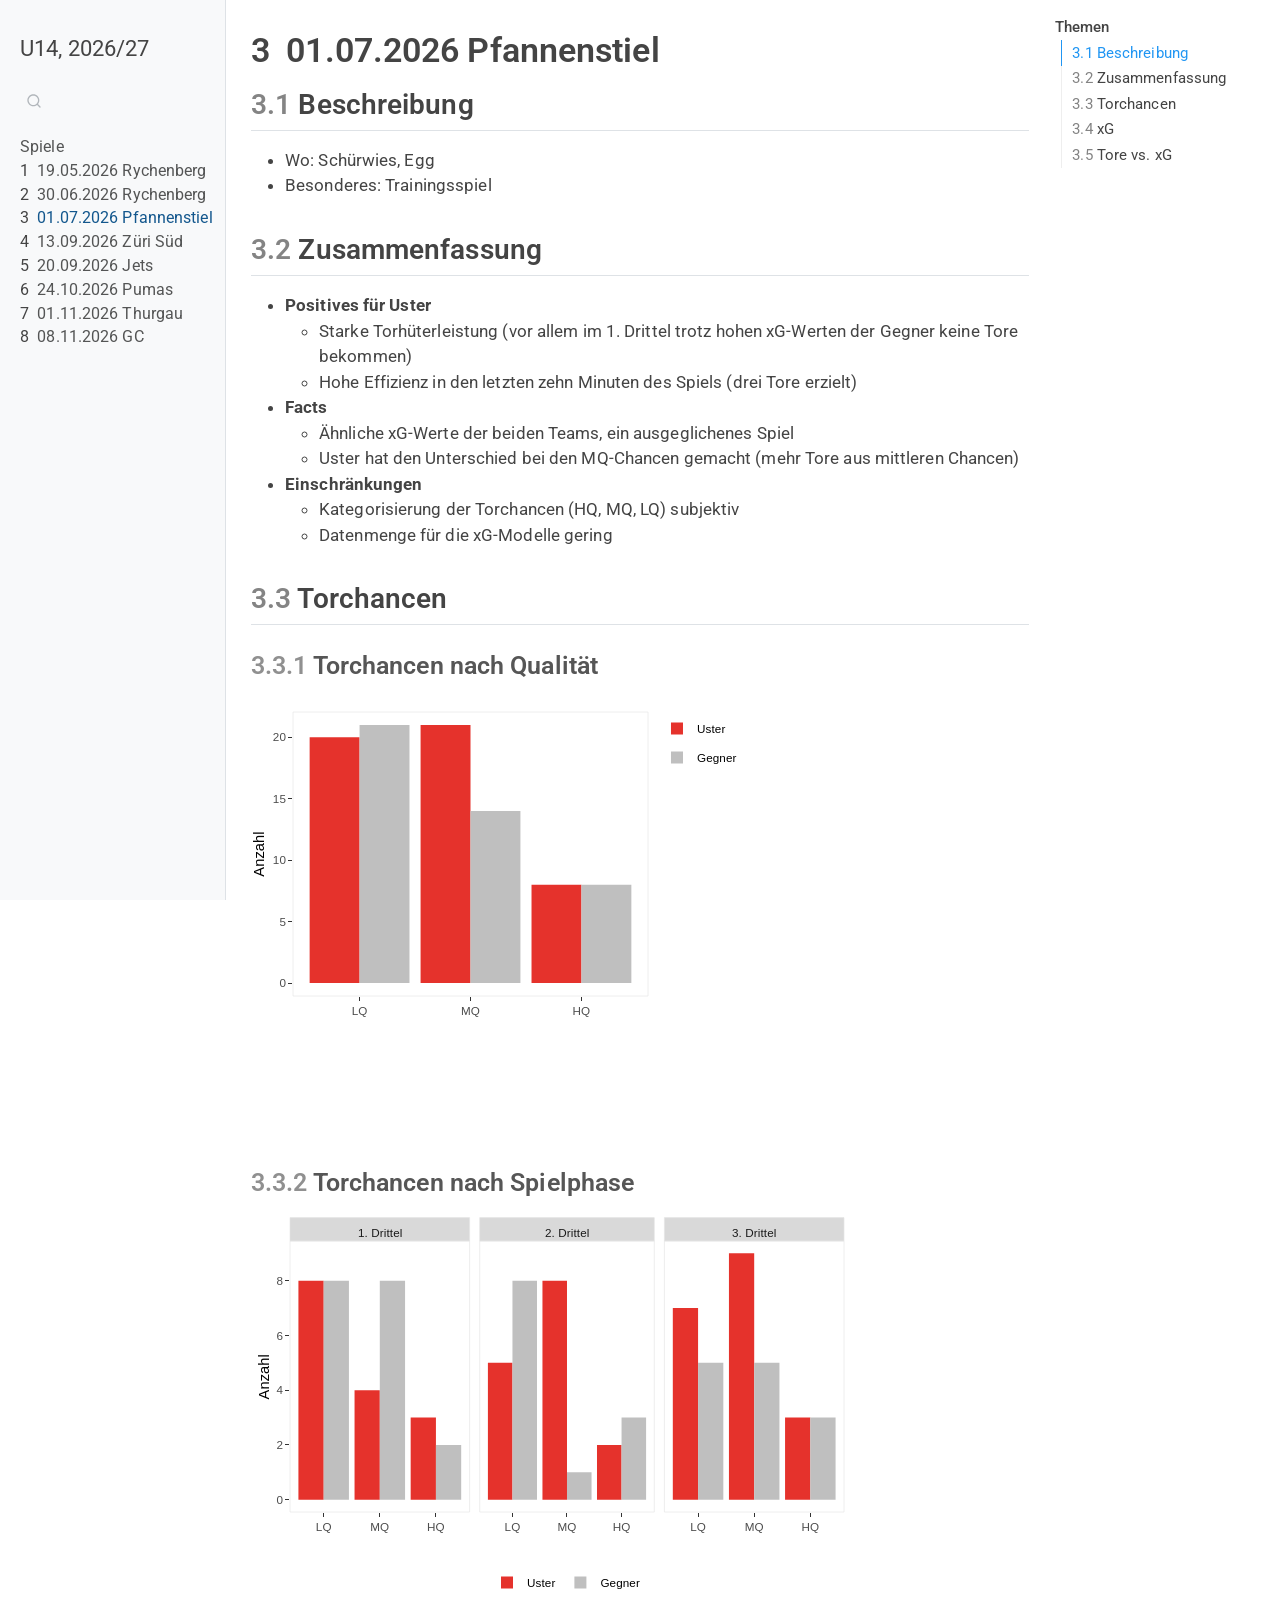
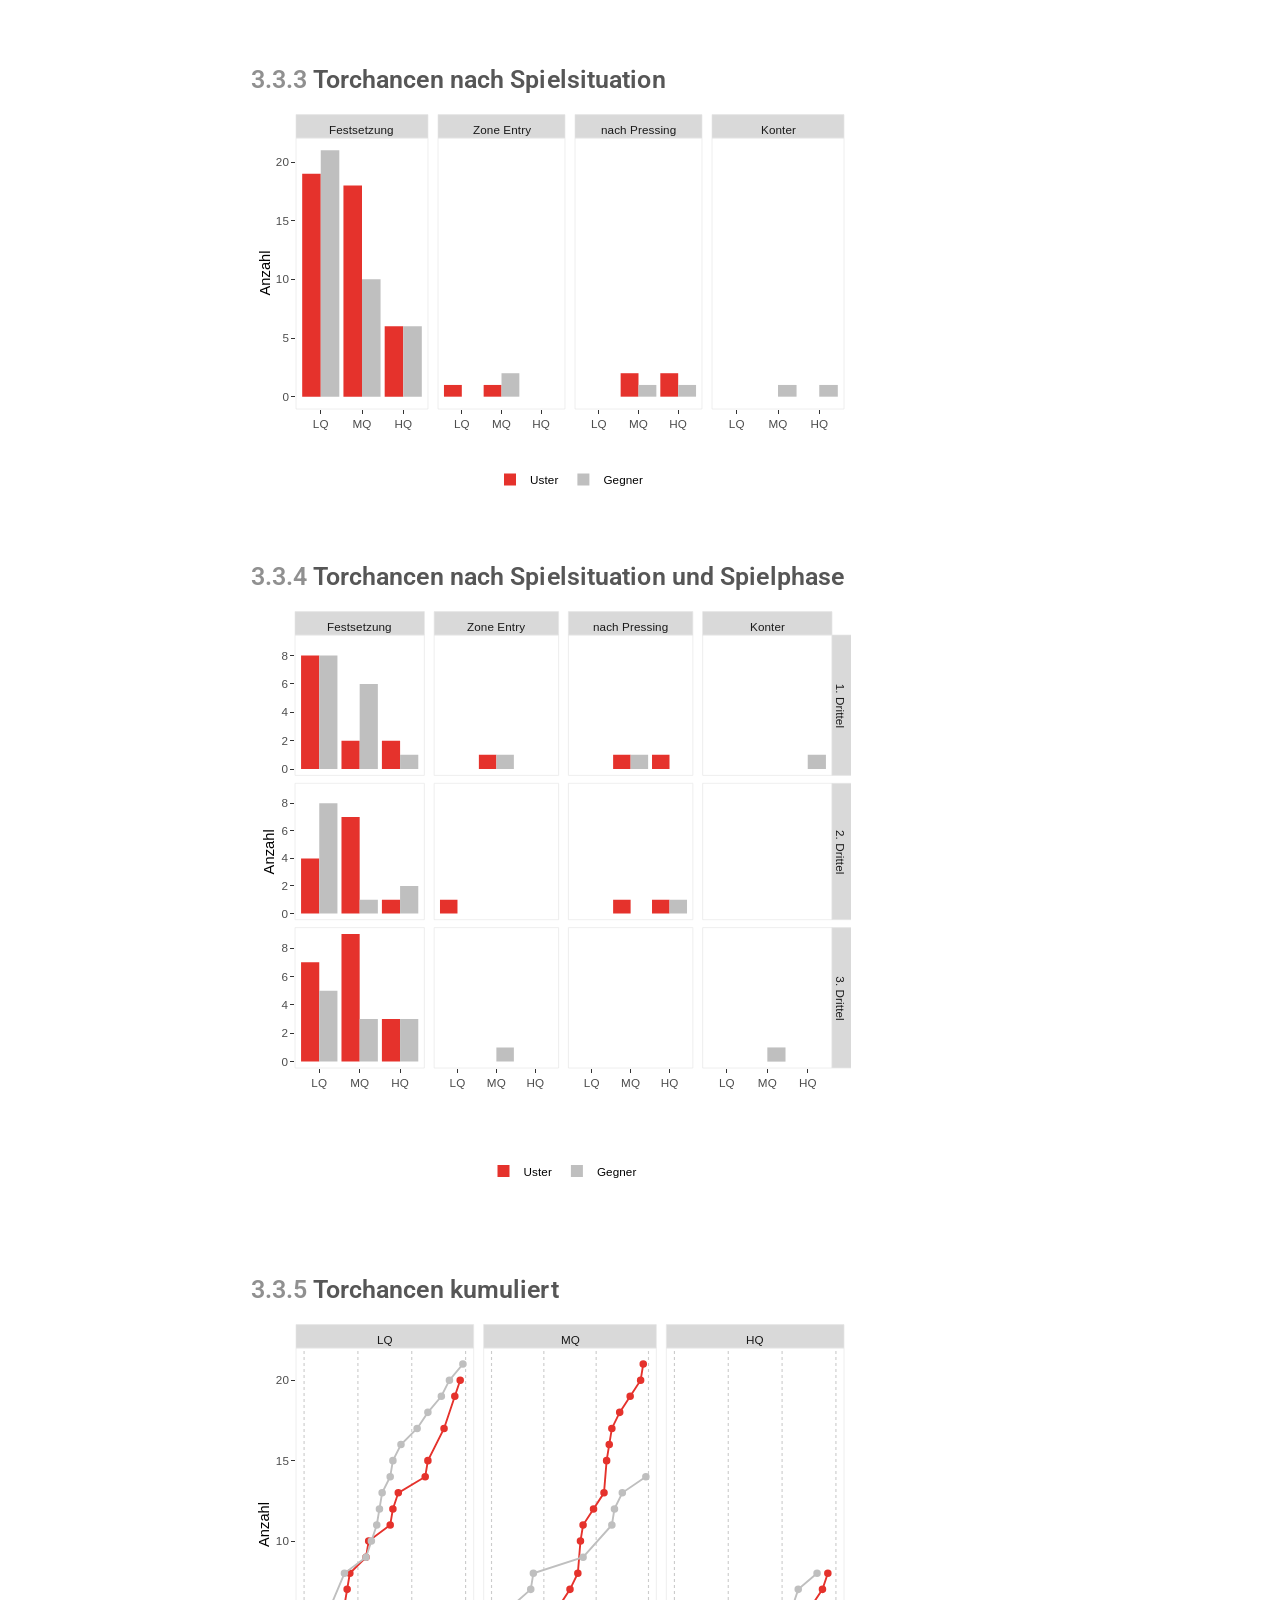
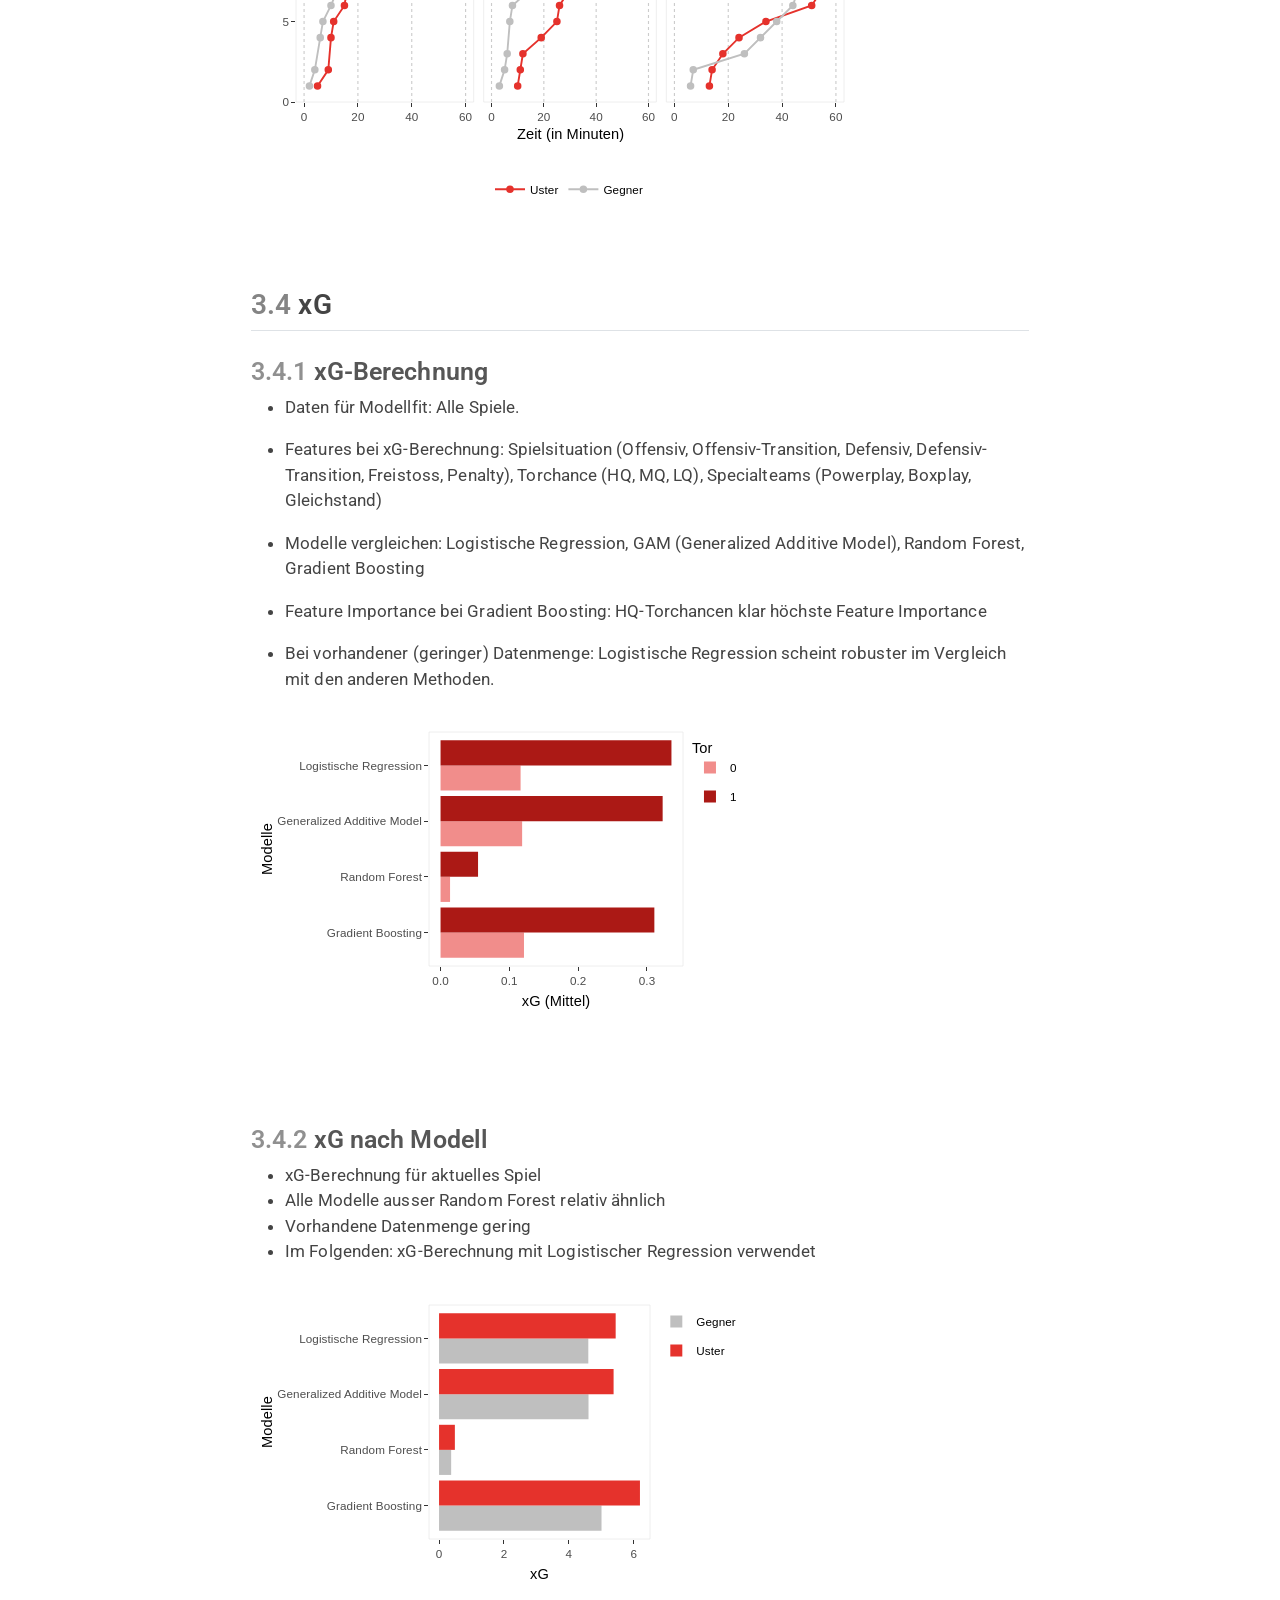
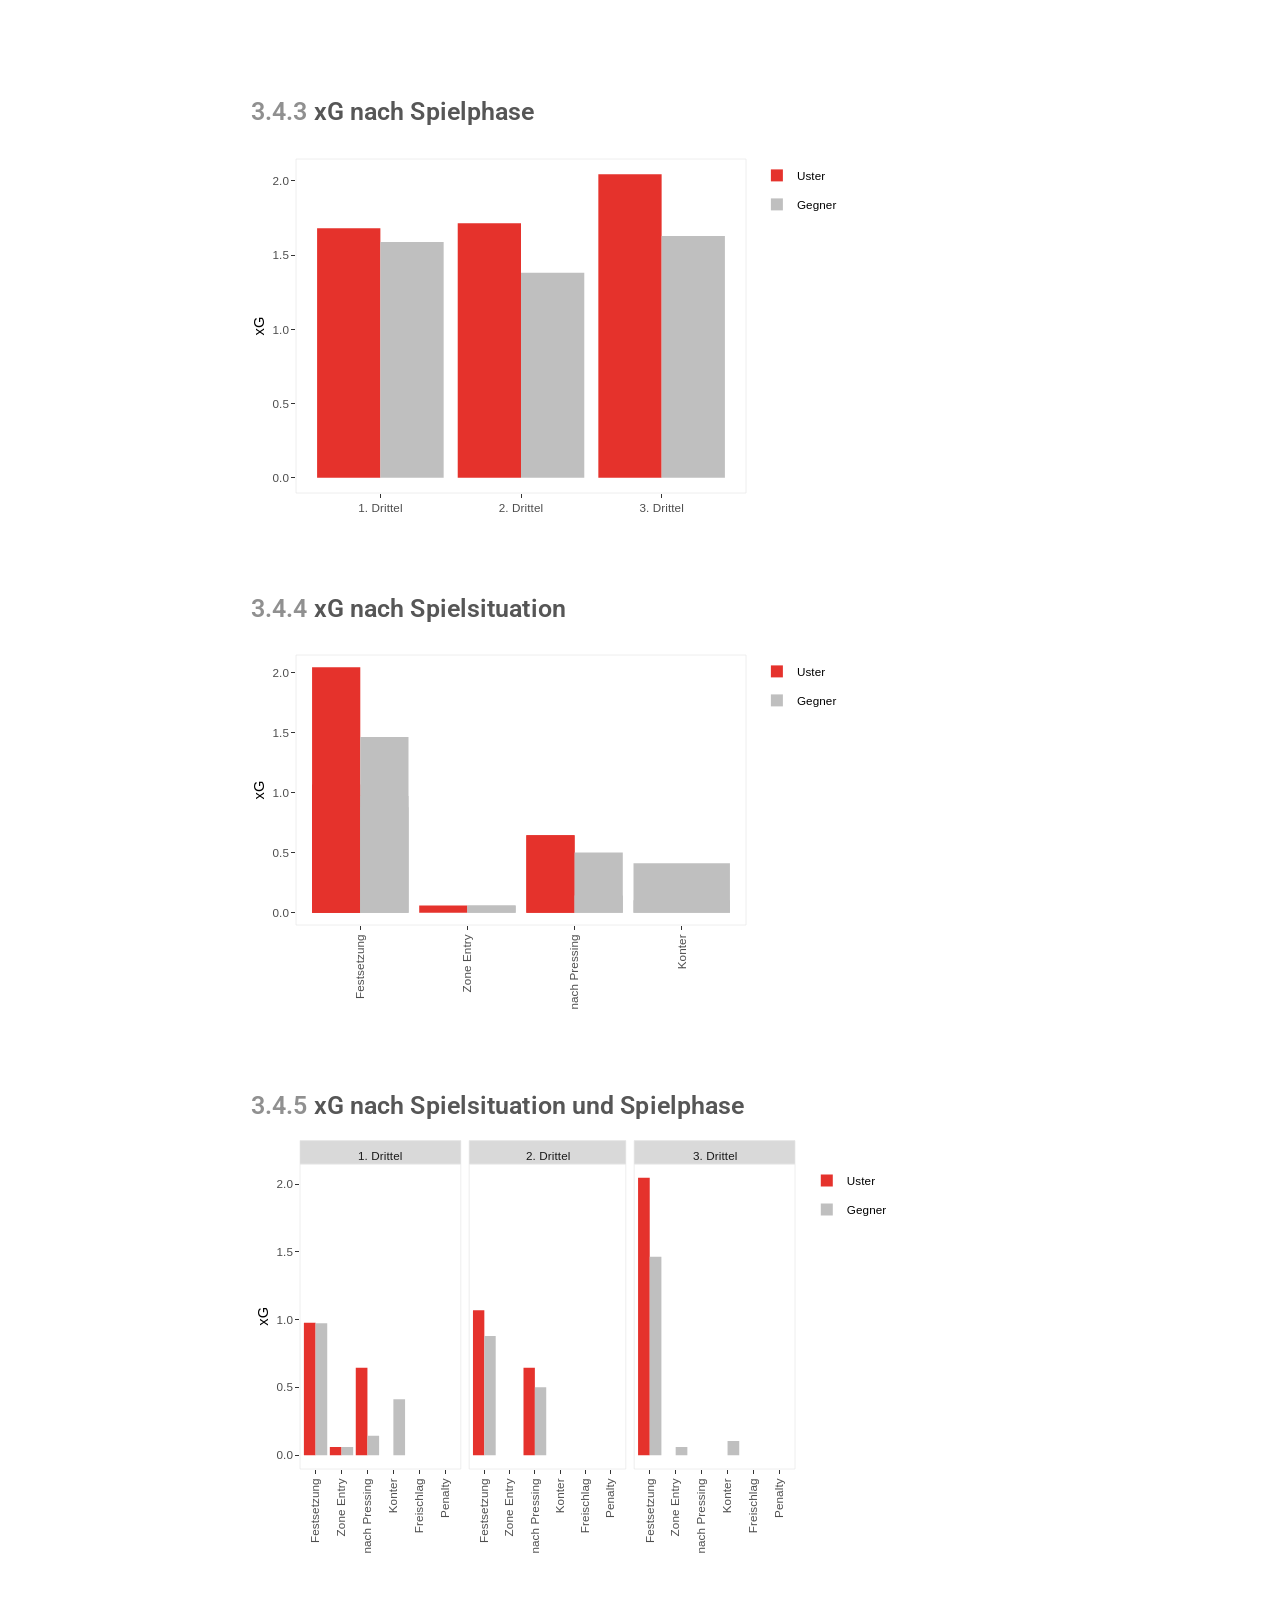
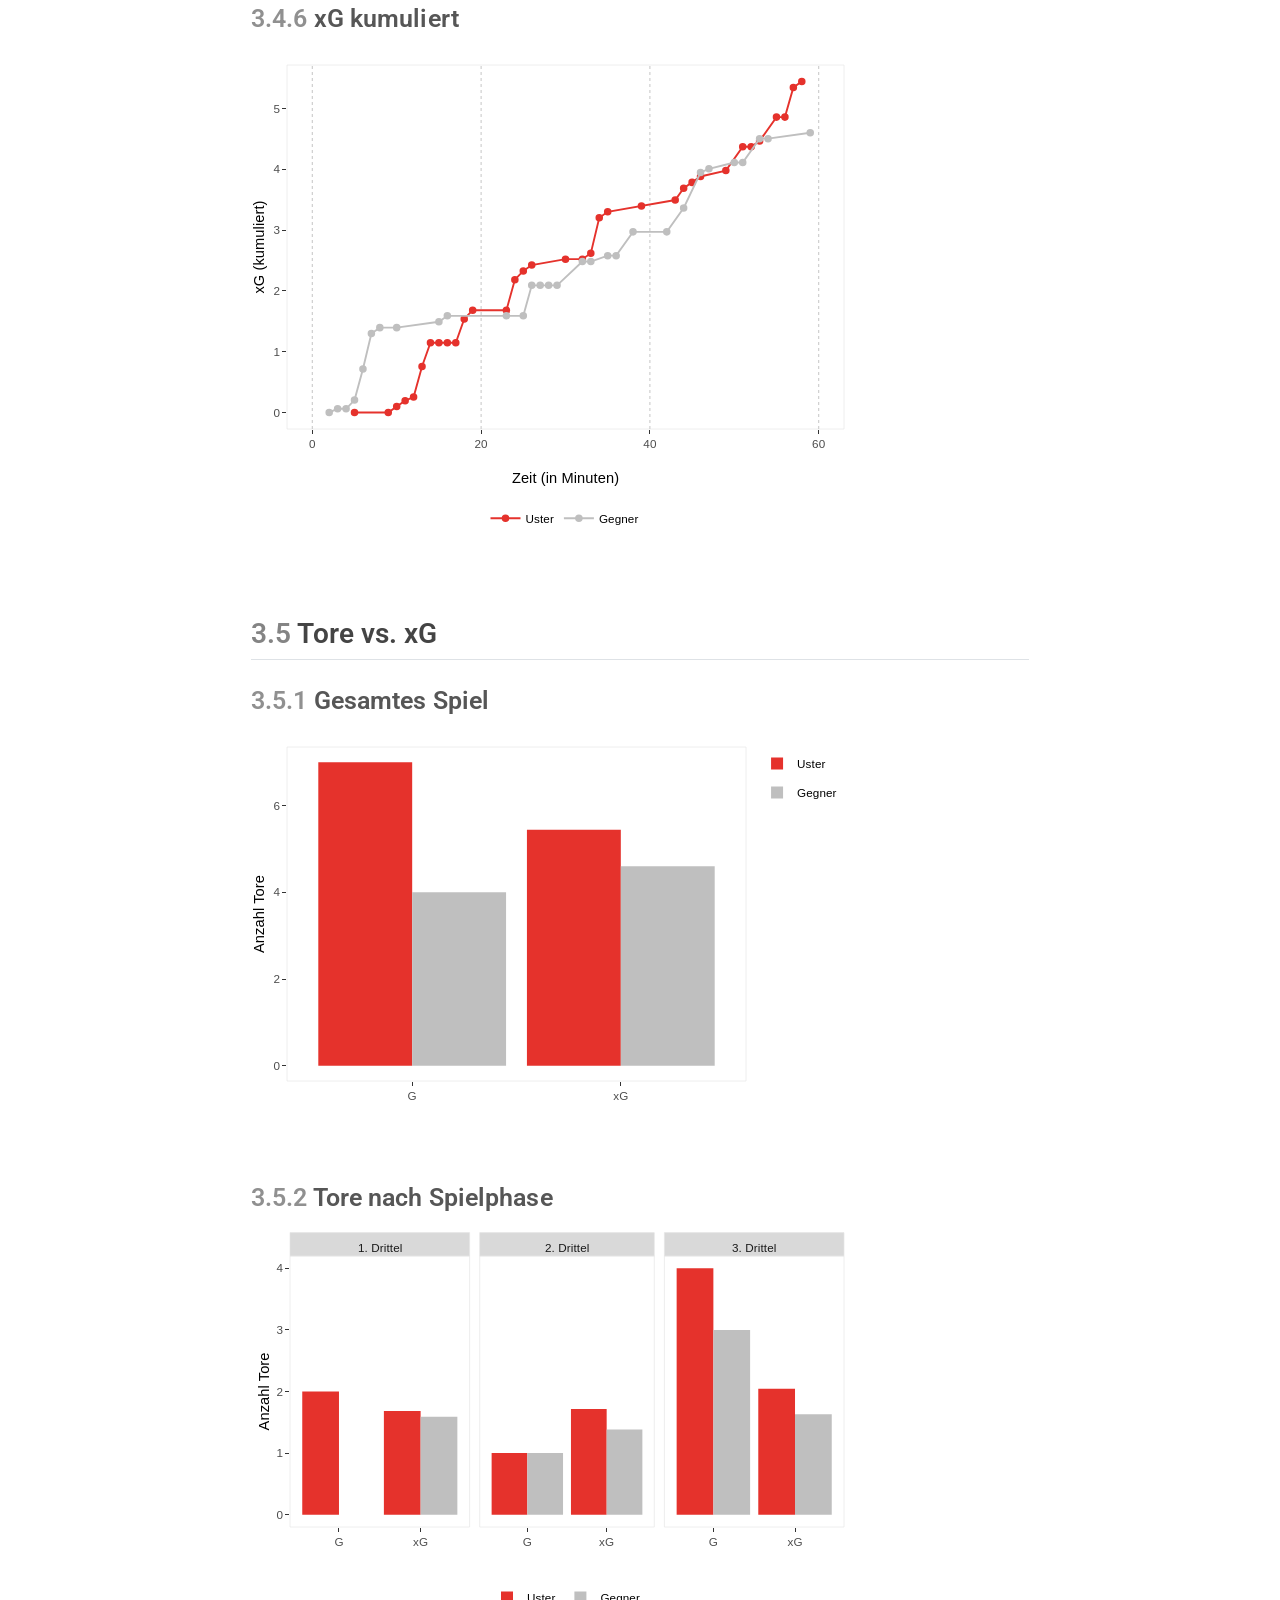
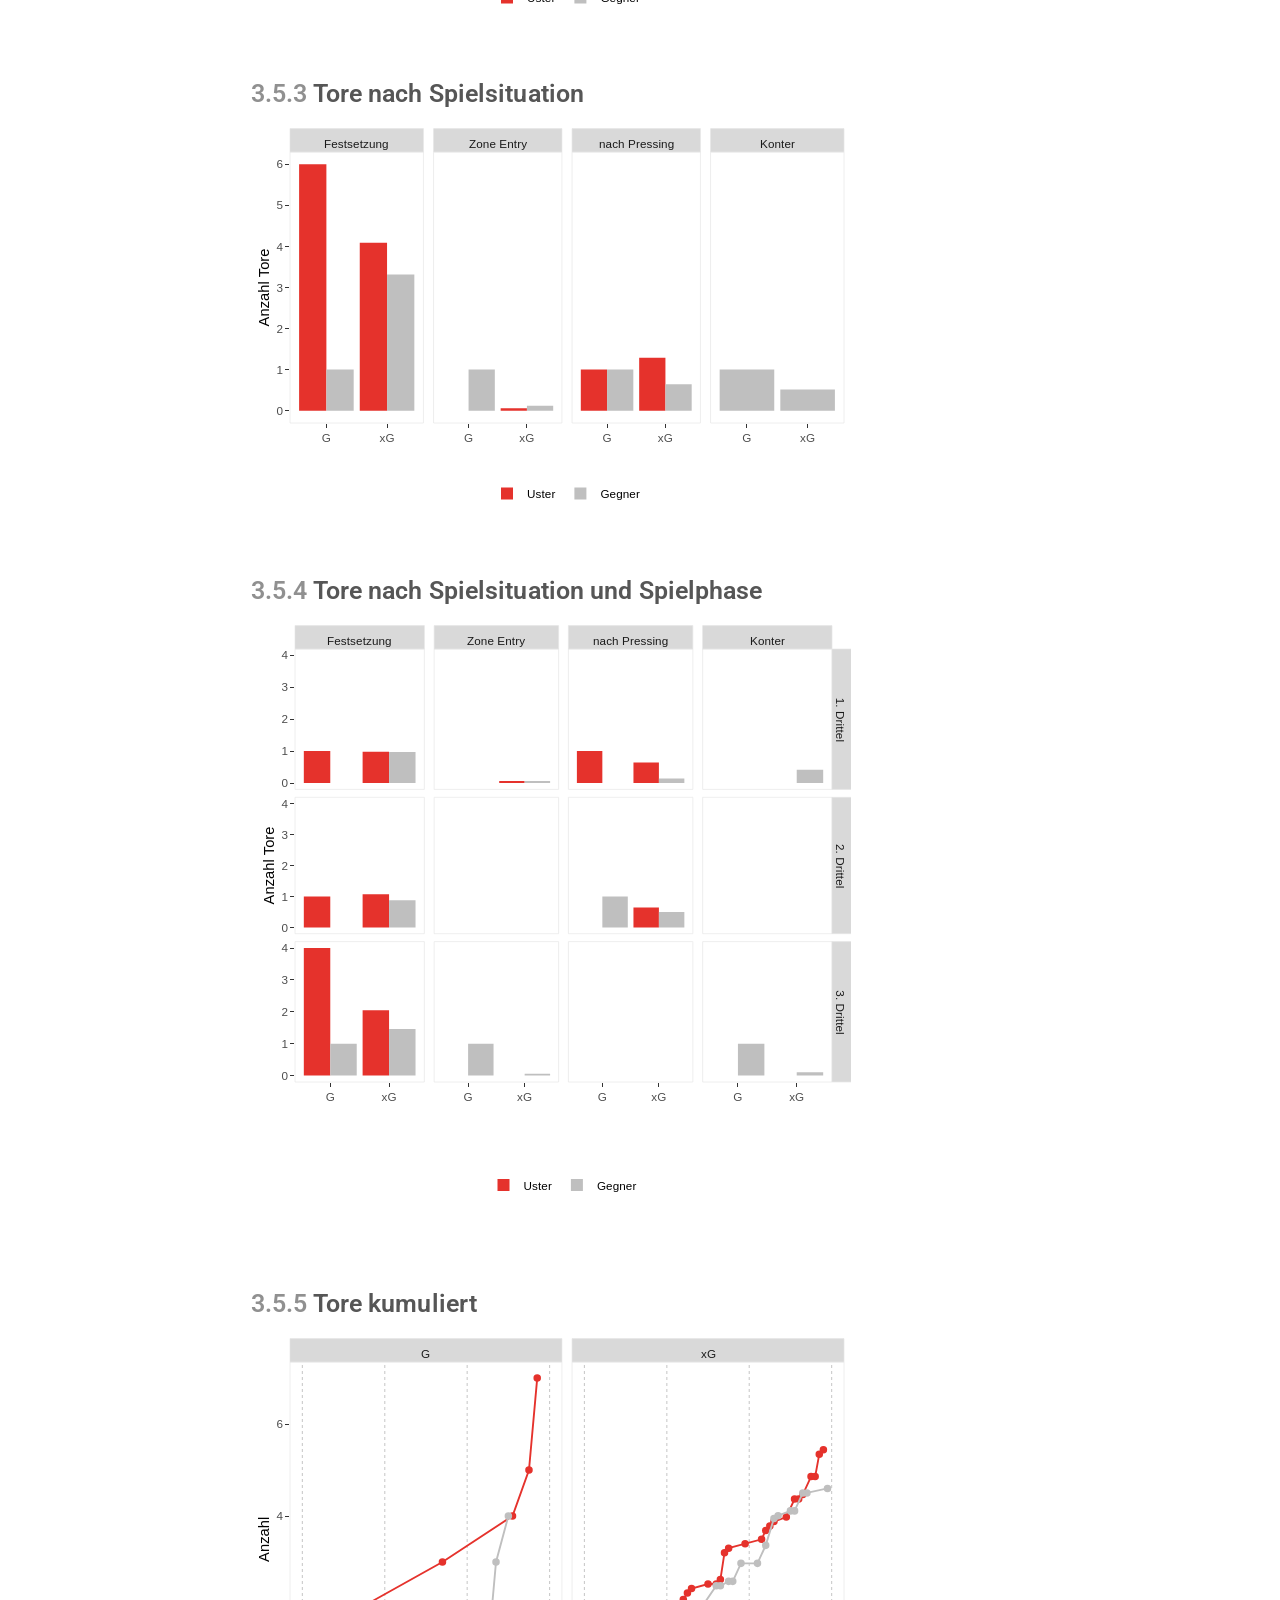
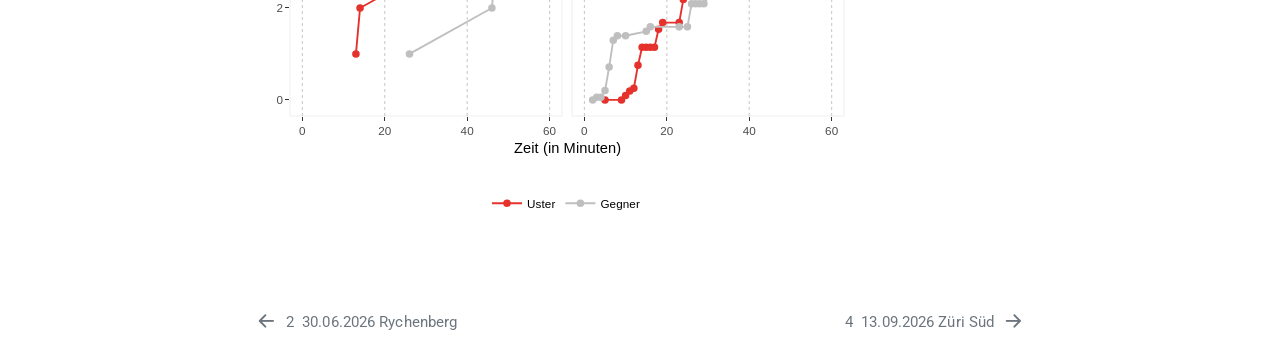
<file: quarto/2026-07-01_Pfannenstiel.html>
<!DOCTYPE html>
<html xmlns="http://www.w3.org/1999/xhtml" lang="en" xml:lang="en"><head>

<meta charset="utf-8">
<meta name="generator" content="quarto-1.10.18">

<meta name="viewport" content="width=device-width, initial-scale=1.0, user-scalable=yes">


<title>3&nbsp; 01.07.2026 Pfannenstiel – U14, 2026/27</title>
<style>
/* Default styles provided by pandoc.
** See https://pandoc.org/MANUAL.html#variables-for-html for config info.
*/
span.smallcaps{font-variant: small-caps;}
div.columns{display: flex; gap: 1.5em;}
div.column{flex: auto;}
@media screen {
div.columns{gap: min(4vw, 1.5em);}
div.column{overflow-x: auto;}
}
div.hanging-indent{margin-left: 1.5em; text-indent: -1.5em;}
ul.task-list{list-style: none;}
ul.task-list li input[type="checkbox"] {
  width: 0.8em;
  margin: 0 0.8em 0.2em -1em; /* quarto-specific, see https://github.com/quarto-dev/quarto-cli/issues/4556 */ 
  vertical-align: middle;
}
</style>


<script src="../site_libs/quarto-nav/quarto-nav.js"></script>
<script src="../site_libs/quarto-nav/headroom.min.js"></script>
<script src="../site_libs/clipboard/clipboard.min.js"></script>
<script src="../site_libs/quarto-search/autocomplete.umd.js"></script>
<script src="../site_libs/quarto-search/fuse.min.js"></script>
<script src="../site_libs/quarto-search/quarto-search.js"></script>
<meta name="quarto:offset" content="../">
<link href="../quarto/2026-09-13_Zueri-Sued.html" rel="next">
<link href="../quarto/2026-06-30_Rychenberg.html" rel="prev">
<script src="../site_libs/quarto-html/quarto.js" type="module"></script>
<script src="../site_libs/quarto-html/tabsets/tabsets.js" type="module"></script>
<script src="../site_libs/quarto-html/popper.min.js"></script>
<script src="../site_libs/quarto-html/tippy.umd.min.js"></script>
<script src="../site_libs/quarto-html/anchor.min.js"></script>
<link href="../site_libs/quarto-html/tippy.css" rel="stylesheet">
<link href="../site_libs/quarto-html/quarto-syntax-highlighting-64a204ab8560d761af7679ceaba22944.css" rel="stylesheet" id="quarto-text-highlighting-styles">
<script src="../site_libs/bootstrap/bootstrap.min.js"></script>
<link href="../site_libs/bootstrap/bootstrap-icons.css" rel="stylesheet">
<link href="../site_libs/bootstrap/bootstrap-8370a5367d6108a592df96bd5bd80613.min.css" rel="stylesheet" append-hash="true" id="quarto-bootstrap" data-mode="light">
<script id="quarto-search-options" type="application/json">{
  "location": "sidebar",
  "copy-button": false,
  "collapse-after": 3,
  "panel-placement": "start",
  "type": "textbox",
  "limit": 50,
  "keyboard-shortcut": [
    "f",
    "/",
    "s"
  ],
  "show-item-context": false,
  "language": {
    "search-no-results-text": "No results",
    "search-matching-documents-text": "matching documents",
    "search-copy-link-title": "Copy link to search",
    "search-hide-matches-text": "Hide additional matches",
    "search-more-match-text": "more match in this document",
    "search-more-matches-text": "more matches in this document",
    "search-clear-button-title": "Clear",
    "search-text-placeholder": "",
    "search-detached-cancel-button-title": "Cancel",
    "search-submit-button-title": "Submit",
    "search-label": "Search"
  }
}</script>
<script src="../site_libs/htmlwidgets-1.6.4/htmlwidgets.js"></script>
<script src="../site_libs/plotly-binding-4.12.1/plotly.js"></script>
<script src="../site_libs/typedarray-0.1/typedarray.min.js"></script>
<script src="../site_libs/jquery-3.5.1/jquery.min.js"></script>
<link href="../site_libs/crosstalk-1.2.2/css/crosstalk.min.css" rel="stylesheet">
<script src="../site_libs/crosstalk-1.2.2/js/crosstalk.min.js"></script>
<link href="../site_libs/plotly-htmlwidgets-css-2.25.2/plotly-htmlwidgets.css" rel="stylesheet">
<script src="../site_libs/plotly-main-2.25.2/plotly-latest.min.js"></script>


<link rel="stylesheet" href="../styles.css">
</head>

<body class="nav-sidebar docked quarto-light">

<div id="quarto-search-results"></div>
  <header id="quarto-header" class="headroom fixed-top">
  <nav class="quarto-secondary-nav">
    <div class="container-fluid d-flex">
      <button type="button" class="quarto-btn-toggle btn" data-bs-toggle="collapse" role="button" data-bs-target=".quarto-sidebar-collapse-item" aria-controls="quarto-sidebar" aria-expanded="false" aria-label="Toggle sidebar navigation" onclick="if (window.quartoToggleHeadroom) { window.quartoToggleHeadroom(); }">
        <i class="bi bi-layout-text-sidebar-reverse"></i>
      </button>
        <nav class="quarto-page-breadcrumbs" aria-label="breadcrumb"><ol class="breadcrumb"><li class="breadcrumb-item"><a href="../quarto/2026-07-01_Pfannenstiel.html"><span class="chapter-number">3</span>&nbsp; <span class="chapter-title">01.07.2026 Pfannenstiel</span></a></li></ol></nav>
        <a class="flex-grow-1" role="navigation" data-bs-toggle="collapse" data-bs-target=".quarto-sidebar-collapse-item" aria-controls="quarto-sidebar" aria-expanded="false" aria-label="Toggle sidebar navigation" onclick="if (window.quartoToggleHeadroom) { window.quartoToggleHeadroom(); }">      
        </a>
      <button type="button" class="btn quarto-search-button" aria-label="Search" onclick="window.quartoOpenSearch();">
        <i class="bi bi-search"></i>
      </button>
    </div>
  </nav>
</header>
<!-- content -->
<div id="quarto-content" class="quarto-container page-columns page-rows-contents page-layout-full">
<!-- sidebar -->
  <nav id="quarto-sidebar" class="sidebar collapse collapse-horizontal quarto-sidebar-collapse-item sidebar-navigation docked overflow-auto">
    <div class="pt-lg-2 mt-2 text-left sidebar-header">
    <div class="sidebar-title mb-0 py-0">
      <a href="../">U14, 2026/27</a> 
    </div>
      </div>
        <div class="mt-2 flex-shrink-0 align-items-center">
        <div class="sidebar-search">
        <div id="quarto-search" class="" title="Search"></div>
        </div>
        </div>
    <div class="sidebar-menu-container"> 
    <ul class="list-unstyled mt-1">
        <li class="sidebar-item">
  <div class="sidebar-item-container"> 
  <a href="../index.html" class="sidebar-item-text sidebar-link">
 <span class="menu-text">Spiele</span></a>
  </div>
</li>
        <li class="sidebar-item">
  <div class="sidebar-item-container"> 
  <a href="../quarto/2026-05-19_Rychenberg.html" class="sidebar-item-text sidebar-link">
 <span class="menu-text"><span class="chapter-number">1</span>&nbsp; <span class="chapter-title">19.05.2026 Rychenberg</span></span></a>
  </div>
</li>
        <li class="sidebar-item">
  <div class="sidebar-item-container"> 
  <a href="../quarto/2026-06-30_Rychenberg.html" class="sidebar-item-text sidebar-link">
 <span class="menu-text"><span class="chapter-number">2</span>&nbsp; <span class="chapter-title">30.06.2026 Rychenberg</span></span></a>
  </div>
</li>
        <li class="sidebar-item">
  <div class="sidebar-item-container"> 
  <a href="../quarto/2026-07-01_Pfannenstiel.html" class="sidebar-item-text sidebar-link active">
 <span class="menu-text"><span class="chapter-number">3</span>&nbsp; <span class="chapter-title">01.07.2026 Pfannenstiel</span></span></a>
  </div>
</li>
        <li class="sidebar-item">
  <div class="sidebar-item-container"> 
  <a href="../quarto/2026-09-13_Zueri-Sued.html" class="sidebar-item-text sidebar-link">
 <span class="menu-text"><span class="chapter-number">4</span>&nbsp; <span class="chapter-title">13.09.2026 Züri Süd</span></span></a>
  </div>
</li>
        <li class="sidebar-item">
  <div class="sidebar-item-container"> 
  <a href="../quarto/2026-09-20_Kloten-Dietlikon-Jets.html" class="sidebar-item-text sidebar-link">
 <span class="menu-text"><span class="chapter-number">5</span>&nbsp; <span class="chapter-title">20.09.2026 Jets</span></span></a>
  </div>
</li>
        <li class="sidebar-item">
  <div class="sidebar-item-container"> 
  <a href="../quarto/2026-10-24_Pumas.html" class="sidebar-item-text sidebar-link">
 <span class="menu-text"><span class="chapter-number">6</span>&nbsp; <span class="chapter-title">24.10.2026 Pumas</span></span></a>
  </div>
</li>
        <li class="sidebar-item">
  <div class="sidebar-item-container"> 
  <a href="../quarto/2026-11-01_Thurgau.html" class="sidebar-item-text sidebar-link">
 <span class="menu-text"><span class="chapter-number">7</span>&nbsp; <span class="chapter-title">01.11.2026 Thurgau</span></span></a>
  </div>
</li>
        <li class="sidebar-item">
  <div class="sidebar-item-container"> 
  <a href="../quarto/2026-11-08_GC.html" class="sidebar-item-text sidebar-link">
 <span class="menu-text"><span class="chapter-number">8</span>&nbsp; <span class="chapter-title">08.11.2026 GC</span></span></a>
  </div>
</li>
    </ul>
    </div>
</nav>
<div id="quarto-sidebar-glass" class="quarto-sidebar-collapse-item" data-bs-toggle="collapse" data-bs-target=".quarto-sidebar-collapse-item"></div>
<!-- margin-sidebar -->
    <div id="quarto-margin-sidebar" class="sidebar margin-sidebar">
        <nav id="TOC" role="doc-toc" class="toc-active">
    <h2 id="toc-title">Themen</h2>
   
  <ul>
  <li><a href="#beschreibung" id="toc-beschreibung" class="nav-link active" data-scroll-target="#beschreibung"><span class="header-section-number">3.1</span> Beschreibung</a></li>
  <li><a href="#zusammenfassung" id="toc-zusammenfassung" class="nav-link" data-scroll-target="#zusammenfassung"><span class="header-section-number">3.2</span> Zusammenfassung</a></li>
  <li><a href="#torchancen" id="toc-torchancen" class="nav-link" data-scroll-target="#torchancen"><span class="header-section-number">3.3</span> Torchancen</a>
  <ul class="collapse">
  <li><a href="#torchancen-nach-qualität" id="toc-torchancen-nach-qualität" class="nav-link" data-scroll-target="#torchancen-nach-qualität"><span class="header-section-number">3.3.1</span> Torchancen nach Qualität</a></li>
  <li><a href="#torchancen-nach-spielphase" id="toc-torchancen-nach-spielphase" class="nav-link" data-scroll-target="#torchancen-nach-spielphase"><span class="header-section-number">3.3.2</span> Torchancen nach Spielphase</a></li>
  <li><a href="#torchancen-nach-spielsituation" id="toc-torchancen-nach-spielsituation" class="nav-link" data-scroll-target="#torchancen-nach-spielsituation"><span class="header-section-number">3.3.3</span> Torchancen nach Spielsituation</a></li>
  <li><a href="#torchancen-nach-spielsituation-und-spielphase" id="toc-torchancen-nach-spielsituation-und-spielphase" class="nav-link" data-scroll-target="#torchancen-nach-spielsituation-und-spielphase"><span class="header-section-number">3.3.4</span> Torchancen nach Spielsituation und Spielphase</a></li>
  <li><a href="#torchancen-kumuliert" id="toc-torchancen-kumuliert" class="nav-link" data-scroll-target="#torchancen-kumuliert"><span class="header-section-number">3.3.5</span> Torchancen kumuliert</a></li>
  </ul></li>
  <li><a href="#xg" id="toc-xg" class="nav-link" data-scroll-target="#xg"><span class="header-section-number">3.4</span> xG</a>
  <ul class="collapse">
  <li><a href="#xg-berechnung" id="toc-xg-berechnung" class="nav-link" data-scroll-target="#xg-berechnung"><span class="header-section-number">3.4.1</span> xG-Berechnung</a></li>
  <li><a href="#xg-nach-modell" id="toc-xg-nach-modell" class="nav-link" data-scroll-target="#xg-nach-modell"><span class="header-section-number">3.4.2</span> xG nach Modell</a></li>
  <li><a href="#xg-nach-spielphase" id="toc-xg-nach-spielphase" class="nav-link" data-scroll-target="#xg-nach-spielphase"><span class="header-section-number">3.4.3</span> xG nach Spielphase</a></li>
  <li><a href="#xg-nach-spielsituation" id="toc-xg-nach-spielsituation" class="nav-link" data-scroll-target="#xg-nach-spielsituation"><span class="header-section-number">3.4.4</span> xG nach Spielsituation</a></li>
  <li><a href="#xg-nach-spielsituation-und-spielphase" id="toc-xg-nach-spielsituation-und-spielphase" class="nav-link" data-scroll-target="#xg-nach-spielsituation-und-spielphase"><span class="header-section-number">3.4.5</span> xG nach Spielsituation und Spielphase</a></li>
  <li><a href="#xg-kumuliert" id="toc-xg-kumuliert" class="nav-link" data-scroll-target="#xg-kumuliert"><span class="header-section-number">3.4.6</span> xG kumuliert</a></li>
  </ul></li>
  <li><a href="#tore-vs.-xg" id="toc-tore-vs.-xg" class="nav-link" data-scroll-target="#tore-vs.-xg"><span class="header-section-number">3.5</span> Tore vs.&nbsp;xG</a>
  <ul class="collapse">
  <li><a href="#gesamtes-spiel" id="toc-gesamtes-spiel" class="nav-link" data-scroll-target="#gesamtes-spiel"><span class="header-section-number">3.5.1</span> Gesamtes Spiel</a></li>
  <li><a href="#tore-nach-spielphase" id="toc-tore-nach-spielphase" class="nav-link" data-scroll-target="#tore-nach-spielphase"><span class="header-section-number">3.5.2</span> Tore nach Spielphase</a></li>
  <li><a href="#tore-nach-spielsituation" id="toc-tore-nach-spielsituation" class="nav-link" data-scroll-target="#tore-nach-spielsituation"><span class="header-section-number">3.5.3</span> Tore nach Spielsituation</a></li>
  <li><a href="#tore-nach-spielsituation-und-spielphase" id="toc-tore-nach-spielsituation-und-spielphase" class="nav-link" data-scroll-target="#tore-nach-spielsituation-und-spielphase"><span class="header-section-number">3.5.4</span> Tore nach Spielsituation und Spielphase</a></li>
  <li><a href="#tore-kumuliert" id="toc-tore-kumuliert" class="nav-link" data-scroll-target="#tore-kumuliert"><span class="header-section-number">3.5.5</span> Tore kumuliert</a></li>
  </ul></li>
  </ul>
</nav>
    </div>
<!-- main -->
<main class="content column-body" id="quarto-document-content">

<header id="title-block-header" class="quarto-title-block default">
<div class="quarto-title">
<h1 class="title"><span class="chapter-number">3</span>&nbsp; <span class="chapter-title">01.07.2026 Pfannenstiel</span></h1>
</div>



<div class="quarto-title-meta column-body">

    
  
    
  </div>
  


</header>


<section id="beschreibung" class="level2" data-number="3.1">
<h2 data-number="3.1" class="anchored" data-anchor-id="beschreibung"><span class="header-section-number">3.1</span> Beschreibung</h2>
<ul>
<li>Wo: Schürwies, Egg</li>
<li>Besonderes: Trainingsspiel</li>
</ul>
</section>
<section id="zusammenfassung" class="level2" data-number="3.2">
<h2 data-number="3.2" class="anchored" data-anchor-id="zusammenfassung"><span class="header-section-number">3.2</span> Zusammenfassung</h2>
<ul>
<li><strong>Positives für Uster</strong>
<ul>
<li>Starke Torhüterleistung (vor allem im 1. Drittel trotz hohen xG-Werten der Gegner keine Tore bekommen)</li>
<li>Hohe Effizienz in den letzten zehn Minuten des Spiels (drei Tore erzielt)</li>
</ul></li>
<li><strong>Facts</strong>
<ul>
<li>Ähnliche xG-Werte der beiden Teams, ein ausgeglichenes Spiel</li>
<li>Uster hat den Unterschied bei den MQ-Chancen gemacht (mehr Tore aus mittleren Chancen)</li>
</ul></li>
<li><strong>Einschränkungen</strong>
<ul>
<li>Kategorisierung der Torchancen (HQ, MQ, LQ) subjektiv</li>
<li>Datenmenge für die xG-Modelle gering</li>
</ul></li>
</ul>
</section>
<section id="torchancen" class="level2" data-number="3.3">
<h2 data-number="3.3" class="anchored" data-anchor-id="torchancen"><span class="header-section-number">3.3</span> Torchancen</h2>
<section id="torchancen-nach-qualität" class="level3" data-number="3.3.1">
<h3 data-number="3.3.1" class="anchored" data-anchor-id="torchancen-nach-qualität"><span class="header-section-number">3.3.1</span> Torchancen nach Qualität</h3>
<div class="cell">
<div class="cell-output-display">
<div id="htmlwidget-8ab30121a01b1e2be620" style="width:100%;height:454px;" class="plotly html-widget"></div>
<script type="application/json" data-for="htmlwidget-8ab30121a01b1e2be620">{"x":{"data":[{"orientation":"v","width":[0.44999999999999996,0.45000000000000018,0.45000000000000018],"base":[0,0,0],"x":[0.77500000000000002,1.7749999999999999,2.7749999999999999],"y":[20,21,8],"text":["chance: LQ<br />n: 20<br />team: Uster","chance: MQ<br />n: 21<br />team: Uster","chance: HQ<br />n:  8<br />team: Uster"],"type":"bar","textposition":"none","marker":{"autocolorscale":false,"color":"rgba(229,50,44,1)","line":{"width":1.8897637795275593,"color":"transparent"}},"name":"Uster","legendgroup":"Uster","showlegend":true,"xaxis":"x","yaxis":"y","hoverinfo":"text","frame":null},{"orientation":"v","width":[0.45000000000000018,0.45000000000000018,0.45000000000000018],"base":[0,0,0],"x":[1.2250000000000001,2.2250000000000001,3.2250000000000001],"y":[21,14,8],"text":["chance: LQ<br />n: 21<br />team: Gegner","chance: MQ<br />n: 14<br />team: Gegner","chance: HQ<br />n:  8<br />team: Gegner"],"type":"bar","textposition":"none","marker":{"autocolorscale":false,"color":"rgba(191,191,191,1)","line":{"width":1.8897637795275593,"color":"transparent"}},"name":"Gegner","legendgroup":"Gegner","showlegend":true,"xaxis":"x","yaxis":"y","hoverinfo":"text","frame":null}],"layout":{"margin":{"t":23.305936073059364,"r":7.3059360730593621,"b":22.648401826484022,"l":37.260273972602747},"plot_bgcolor":"rgba(255,255,255,1)","paper_bgcolor":"rgba(255,255,255,1)","font":{"color":"rgba(0,0,0,1)","family":"","size":14.611872146118724},"xaxis":{"domain":[0,1],"automargin":true,"type":"linear","autorange":false,"range":[0.40000000000000002,3.6000000000000001],"tickmode":"array","ticktext":["LQ","MQ","HQ"],"tickvals":[1,2,3],"categoryorder":"array","categoryarray":["LQ","MQ","HQ"],"nticks":null,"ticks":"outside","tickcolor":"rgba(51,51,51,1)","ticklen":3.6529680365296811,"tickwidth":0.66417600664176002,"showticklabels":true,"tickfont":{"color":"rgba(77,77,77,1)","family":"","size":11.68949771689498},"tickangle":-0,"showline":false,"linecolor":null,"linewidth":0,"showgrid":false,"gridcolor":null,"gridwidth":0,"zeroline":false,"anchor":"y","title":{"text":"","font":{"color":"rgba(0,0,0,1)","family":"","size":14.611872146118724}},"hoverformat":".2f"},"yaxis":{"domain":[0,1],"automargin":true,"type":"linear","autorange":false,"range":[-1.05,22.050000000000001],"tickmode":"array","ticktext":["0","5","10","15","20"],"tickvals":[0,5,10,15,20],"categoryorder":"array","categoryarray":["0","5","10","15","20"],"nticks":null,"ticks":"outside","tickcolor":"rgba(51,51,51,1)","ticklen":3.6529680365296811,"tickwidth":0.66417600664176002,"showticklabels":true,"tickfont":{"color":"rgba(77,77,77,1)","family":"","size":11.68949771689498},"tickangle":-0,"showline":false,"linecolor":null,"linewidth":0,"showgrid":false,"gridcolor":null,"gridwidth":0,"zeroline":false,"anchor":"x","title":{"text":"Anzahl","font":{"color":"rgba(0,0,0,1)","family":"","size":14.611872146118724}},"hoverformat":".2f"},"shapes":[{"type":"rect","fillcolor":"rgba(255,255,255,1)","line":{"color":"rgba(229,229,229,1)","width":0.66417600664176002,"linetype":"solid"},"yref":"paper","xref":"paper","layer":"below","x0":0,"x1":1,"y0":0,"y1":1}],"showlegend":true,"legend":{"bgcolor":"rgba(255,255,255,1)","bordercolor":"transparent","borderwidth":1.8897637795275593,"font":{"color":"rgba(0,0,0,1)","family":"","size":11.68949771689498},"title":{"text":"","font":{"color":"rgba(0,0,0,1)","family":"","size":14.611872146118724}}},"hovermode":"closest","width":500,"height":350,"barmode":"relative"},"config":{"doubleClick":"reset","modeBarButtonsToAdd":["hoverclosest","hovercompare"],"showSendToCloud":false},"source":"A","attrs":{"14144e3f1f1fb2":{"x":{},"y":{},"fill":{},"type":"bar"}},"cur_data":"14144e3f1f1fb2","visdat":{"14144e3f1f1fb2":["function (y) ","x"]},"highlight":{"on":"plotly_click","persistent":false,"dynamic":false,"selectize":false,"opacityDim":0.20000000000000001,"selected":{"opacity":1},"debounce":0},"shinyEvents":["plotly_hover","plotly_click","plotly_selected","plotly_relayout","plotly_brushed","plotly_brushing","plotly_clickannotation","plotly_doubleclick","plotly_deselect","plotly_afterplot","plotly_sunburstclick"],"base_url":"https://plot.ly"},"evals":[],"jsHooks":[]}</script>
</div>
</div>
</section>
<section id="torchancen-nach-spielphase" class="level3" data-number="3.3.2">
<h3 data-number="3.3.2" class="anchored" data-anchor-id="torchancen-nach-spielphase"><span class="header-section-number">3.3.2</span> Torchancen nach Spielphase</h3>
<div class="cell">
<div class="cell-output-display">
<div id="htmlwidget-9303e8a2e6803186e127" style="width:100%;height:433px;" class="plotly html-widget"></div>
<script type="application/json" data-for="htmlwidget-9303e8a2e6803186e127">{"x":{"data":[{"orientation":"v","width":[0.44999999999999996,0.45000000000000018,0.45000000000000018],"base":[0,0,0],"x":[0.77500000000000002,1.7749999999999999,2.7749999999999999],"y":[8,4,3],"text":["chance: LQ<br />n: 8<br />team: Uster","chance: MQ<br />n: 4<br />team: Uster","chance: HQ<br />n: 3<br />team: Uster"],"type":"bar","textposition":"none","marker":{"autocolorscale":false,"color":"rgba(229,50,44,1)","line":{"width":1.8897637795275593,"color":"transparent"}},"name":"Uster","legendgroup":"Uster","showlegend":true,"xaxis":"x","yaxis":"y","hoverinfo":"text","frame":null},{"orientation":"v","width":[0.44999999999999996,0.45000000000000018,0.45000000000000018],"base":[0,0,0],"x":[0.77500000000000002,1.7749999999999999,2.7749999999999999],"y":[5,8,2],"text":["chance: LQ<br />n: 5<br />team: Uster","chance: MQ<br />n: 8<br />team: Uster","chance: HQ<br />n: 2<br />team: Uster"],"type":"bar","textposition":"none","marker":{"autocolorscale":false,"color":"rgba(229,50,44,1)","line":{"width":1.8897637795275593,"color":"transparent"}},"name":"Uster","legendgroup":"Uster","showlegend":false,"xaxis":"x2","yaxis":"y","hoverinfo":"text","frame":null},{"orientation":"v","width":[0.44999999999999996,0.45000000000000018,0.45000000000000018],"base":[0,0,0],"x":[0.77500000000000002,1.7749999999999999,2.7749999999999999],"y":[7,9,3],"text":["chance: LQ<br />n: 7<br />team: Uster","chance: MQ<br />n: 9<br />team: Uster","chance: HQ<br />n: 3<br />team: Uster"],"type":"bar","textposition":"none","marker":{"autocolorscale":false,"color":"rgba(229,50,44,1)","line":{"width":1.8897637795275593,"color":"transparent"}},"name":"Uster","legendgroup":"Uster","showlegend":false,"xaxis":"x3","yaxis":"y","hoverinfo":"text","frame":null},{"orientation":"v","width":[0.45000000000000018,0.45000000000000018,0.45000000000000018],"base":[0,0,0],"x":[1.2250000000000001,2.2250000000000001,3.2250000000000001],"y":[8,8,2],"text":["chance: LQ<br />n: 8<br />team: Gegner","chance: MQ<br />n: 8<br />team: Gegner","chance: HQ<br />n: 2<br />team: Gegner"],"type":"bar","textposition":"none","marker":{"autocolorscale":false,"color":"rgba(191,191,191,1)","line":{"width":1.8897637795275593,"color":"transparent"}},"name":"Gegner","legendgroup":"Gegner","showlegend":true,"xaxis":"x","yaxis":"y","hoverinfo":"text","frame":null},{"orientation":"v","width":[0.45000000000000018,0.45000000000000018,0.45000000000000018],"base":[0,0,0],"x":[1.2250000000000001,2.2250000000000001,3.2250000000000001],"y":[8,1,3],"text":["chance: LQ<br />n: 8<br />team: Gegner","chance: MQ<br />n: 1<br />team: Gegner","chance: HQ<br />n: 3<br />team: Gegner"],"type":"bar","textposition":"none","marker":{"autocolorscale":false,"color":"rgba(191,191,191,1)","line":{"width":1.8897637795275593,"color":"transparent"}},"name":"Gegner","legendgroup":"Gegner","showlegend":false,"xaxis":"x2","yaxis":"y","hoverinfo":"text","frame":null},{"orientation":"v","width":[0.45000000000000018,0.45000000000000018,0.45000000000000018],"base":[0,0,0],"x":[1.2250000000000001,2.2250000000000001,3.2250000000000001],"y":[5,5,3],"text":["chance: LQ<br />n: 5<br />team: Gegner","chance: MQ<br />n: 5<br />team: Gegner","chance: HQ<br />n: 3<br />team: Gegner"],"type":"bar","textposition":"none","marker":{"autocolorscale":false,"color":"rgba(191,191,191,1)","line":{"width":1.8897637795275593,"color":"transparent"}},"name":"Gegner","legendgroup":"Gegner","showlegend":false,"xaxis":"x3","yaxis":"y","hoverinfo":"text","frame":null}],"layout":{"margin":{"t":34.995433789954348,"r":7.3059360730593621,"b":22.648401826484022,"l":31.415525114155255},"plot_bgcolor":"rgba(255,255,255,1)","paper_bgcolor":"rgba(255,255,255,1)","font":{"color":"rgba(0,0,0,1)","family":"","size":14.611872146118724},"xaxis":{"domain":[0,0.32420091324200911],"automargin":true,"type":"linear","autorange":false,"range":[0.40000000000000002,3.6000000000000001],"tickmode":"array","ticktext":["LQ","MQ","HQ"],"tickvals":[1,2,3],"categoryorder":"array","categoryarray":["LQ","MQ","HQ"],"nticks":null,"ticks":"outside","tickcolor":"rgba(51,51,51,1)","ticklen":3.6529680365296811,"tickwidth":0.66417600664176002,"showticklabels":true,"tickfont":{"color":"rgba(77,77,77,1)","family":"","size":11.68949771689498},"tickangle":-0,"showline":false,"linecolor":null,"linewidth":0,"showgrid":false,"gridcolor":null,"gridwidth":0,"zeroline":false,"anchor":"y","title":"","hoverformat":".2f"},"yaxis":{"domain":[0,1],"automargin":true,"type":"linear","autorange":false,"range":[-0.45000000000000001,9.4499999999999993],"tickmode":"array","ticktext":["0","2","4","6","8"],"tickvals":[0,2,4,6,7.9999999999999991],"categoryorder":"array","categoryarray":["0","2","4","6","8"],"nticks":null,"ticks":"outside","tickcolor":"rgba(51,51,51,1)","ticklen":3.6529680365296811,"tickwidth":0.66417600664176002,"showticklabels":true,"tickfont":{"color":"rgba(77,77,77,1)","family":"","size":11.68949771689498},"tickangle":-0,"showline":false,"linecolor":null,"linewidth":0,"showgrid":false,"gridcolor":null,"gridwidth":0,"zeroline":false,"anchor":"x","title":"","hoverformat":".2f"},"annotations":[{"text":"Anzahl","x":0,"y":0.5,"showarrow":false,"ax":0,"ay":0,"font":{"color":"rgba(0,0,0,1)","family":"","size":14.611872146118724},"xref":"paper","yref":"paper","textangle":-90,"xanchor":"right","yanchor":"center","annotationType":"axis","xshift":-16.073059360730603},{"text":"1. Drittel","x":0.16210045662100456,"y":1,"showarrow":false,"ax":0,"ay":0,"font":{"color":"rgba(26,26,26,1)","family":"","size":11.68949771689498},"xref":"paper","yref":"paper","textangle":-0,"xanchor":"center","yanchor":"bottom"},{"text":"2. Drittel","x":0.5,"y":1,"showarrow":false,"ax":0,"ay":0,"font":{"color":"rgba(26,26,26,1)","family":"","size":11.68949771689498},"xref":"paper","yref":"paper","textangle":-0,"xanchor":"center","yanchor":"bottom"},{"text":"3. Drittel","x":0.83789954337899542,"y":1,"showarrow":false,"ax":0,"ay":0,"font":{"color":"rgba(26,26,26,1)","family":"","size":11.68949771689498},"xref":"paper","yref":"paper","textangle":-0,"xanchor":"center","yanchor":"bottom"}],"shapes":[{"type":"rect","fillcolor":"rgba(255,255,255,1)","line":{"color":"rgba(229,229,229,1)","width":0.66417600664176002,"linetype":"solid"},"yref":"paper","xref":"paper","layer":"below","x0":0,"x1":0.32420091324200911,"y0":0,"y1":1},{"type":"rect","fillcolor":"rgba(217,217,217,1)","line":{"color":"rgba(229,229,229,1)","width":0.66417600664176002,"linetype":"solid"},"yref":"paper","xref":"paper","layer":"below","x0":0,"x1":0.32420091324200911,"y0":0,"y1":23.37899543378996,"yanchor":1,"ysizemode":"pixel"},{"type":"rect","fillcolor":"rgba(255,255,255,1)","line":{"color":"rgba(229,229,229,1)","width":0.66417600664176002,"linetype":"solid"},"yref":"paper","xref":"paper","layer":"below","x0":0.34246575342465752,"x1":0.65753424657534243,"y0":0,"y1":1},{"type":"rect","fillcolor":"rgba(217,217,217,1)","line":{"color":"rgba(229,229,229,1)","width":0.66417600664176002,"linetype":"solid"},"yref":"paper","xref":"paper","layer":"below","x0":0.34246575342465752,"x1":0.65753424657534243,"y0":0,"y1":23.37899543378996,"yanchor":1,"ysizemode":"pixel"},{"type":"rect","fillcolor":"rgba(255,255,255,1)","line":{"color":"rgba(229,229,229,1)","width":0.66417600664176002,"linetype":"solid"},"yref":"paper","xref":"paper","layer":"below","x0":0.67579908675799083,"x1":1,"y0":0,"y1":1},{"type":"rect","fillcolor":"rgba(217,217,217,1)","line":{"color":"rgba(229,229,229,1)","width":0.66417600664176002,"linetype":"solid"},"yref":"paper","xref":"paper","layer":"below","x0":0.67579908675799083,"x1":1,"y0":0,"y1":23.37899543378996,"yanchor":1,"ysizemode":"pixel"}],"xaxis2":{"type":"linear","autorange":false,"range":[0.40000000000000002,3.6000000000000001],"tickmode":"array","ticktext":["LQ","MQ","HQ"],"tickvals":[1,2,3],"categoryorder":"array","categoryarray":["LQ","MQ","HQ"],"nticks":null,"ticks":"outside","tickcolor":"rgba(51,51,51,1)","ticklen":3.6529680365296811,"tickwidth":0.66417600664176002,"showticklabels":true,"tickfont":{"color":"rgba(77,77,77,1)","family":"","size":11.68949771689498},"tickangle":-0,"showline":false,"linecolor":null,"linewidth":0,"showgrid":false,"domain":[0.34246575342465752,0.65753424657534243],"gridcolor":null,"gridwidth":0,"zeroline":false,"anchor":"y","title":"","hoverformat":".2f"},"xaxis3":{"type":"linear","autorange":false,"range":[0.40000000000000002,3.6000000000000001],"tickmode":"array","ticktext":["LQ","MQ","HQ"],"tickvals":[1,2,3],"categoryorder":"array","categoryarray":["LQ","MQ","HQ"],"nticks":null,"ticks":"outside","tickcolor":"rgba(51,51,51,1)","ticklen":3.6529680365296811,"tickwidth":0.66417600664176002,"showticklabels":true,"tickfont":{"color":"rgba(77,77,77,1)","family":"","size":11.68949771689498},"tickangle":-0,"showline":false,"linecolor":null,"linewidth":0,"showgrid":false,"domain":[0.67579908675799083,1],"gridcolor":null,"gridwidth":0,"zeroline":false,"anchor":"y","title":"","hoverformat":".2f"},"showlegend":true,"legend":{"bgcolor":"rgba(255,255,255,1)","bordercolor":"transparent","borderwidth":1.8897637795275593,"font":{"color":"rgba(0,0,0,1)","family":"","size":11.68949771689498},"title":{"text":"","font":{"color":"rgba(0,0,0,1)","family":"","size":14.611872146118724}},"orientation":"h","x":0.5,"xanchor":"center","y":-0.20000000000000001,"yanchor":"top"},"hovermode":"closest","width":600,"height":400,"barmode":"relative"},"config":{"doubleClick":"reset","modeBarButtonsToAdd":["hoverclosest","hovercompare"],"showSendToCloud":false},"source":"A","attrs":{"14144e301fe5ad":{"x":{},"y":{},"fill":{},"type":"bar"}},"cur_data":"14144e301fe5ad","visdat":{"14144e301fe5ad":["function (y) ","x"]},"highlight":{"on":"plotly_click","persistent":false,"dynamic":false,"selectize":false,"opacityDim":0.20000000000000001,"selected":{"opacity":1},"debounce":0},"shinyEvents":["plotly_hover","plotly_click","plotly_selected","plotly_relayout","plotly_brushed","plotly_brushing","plotly_clickannotation","plotly_doubleclick","plotly_deselect","plotly_afterplot","plotly_sunburstclick"],"base_url":"https://plot.ly"},"evals":[],"jsHooks":[]}</script>
</div>
</div>
</section>
<section id="torchancen-nach-spielsituation" class="level3" data-number="3.3.3">
<h3 data-number="3.3.3" class="anchored" data-anchor-id="torchancen-nach-spielsituation"><span class="header-section-number">3.3.3</span> Torchancen nach Spielsituation</h3>
<div class="cell">
<div class="cell-output-display">
<div id="htmlwidget-45d6ee66d78fb6d027cd" style="width:100%;height:433px;" class="plotly html-widget"></div>
<script type="application/json" data-for="htmlwidget-45d6ee66d78fb6d027cd">{"x":{"data":[{"orientation":"v","width":[0.44999999999999996,0.45000000000000018,0.45000000000000018],"base":[0,0,0],"x":[0.77500000000000002,1.7749999999999999,2.7749999999999999],"y":[19,18,6],"text":["chance: LQ<br />n: 19<br />team: Uster","chance: MQ<br />n: 18<br />team: Uster","chance: HQ<br />n:  6<br />team: Uster"],"type":"bar","textposition":"none","marker":{"autocolorscale":false,"color":"rgba(229,50,44,1)","line":{"width":1.8897637795275593,"color":"transparent"}},"name":"Uster","legendgroup":"Uster","showlegend":true,"xaxis":"x","yaxis":"y","hoverinfo":"text","frame":null},{"orientation":"v","width":[0.44999999999999996,0.45000000000000018,0.45000000000000018],"base":[0,0,0],"x":[0.77500000000000002,1.7749999999999999,2.7749999999999999],"y":[1,1,0],"text":["chance: LQ<br />n:  1<br />team: Uster","chance: MQ<br />n:  1<br />team: Uster","chance: HQ<br />n:  0<br />team: Uster"],"type":"bar","textposition":"none","marker":{"autocolorscale":false,"color":"rgba(229,50,44,1)","line":{"width":1.8897637795275593,"color":"transparent"}},"name":"Uster","legendgroup":"Uster","showlegend":false,"xaxis":"x2","yaxis":"y","hoverinfo":"text","frame":null},{"orientation":"v","width":[0.44999999999999996,0.45000000000000018,0.45000000000000018],"base":[0,0,0],"x":[0.77500000000000002,1.7749999999999999,2.7749999999999999],"y":[0,2,2],"text":["chance: LQ<br />n:  0<br />team: Uster","chance: MQ<br />n:  2<br />team: Uster","chance: HQ<br />n:  2<br />team: Uster"],"type":"bar","textposition":"none","marker":{"autocolorscale":false,"color":"rgba(229,50,44,1)","line":{"width":1.8897637795275593,"color":"transparent"}},"name":"Uster","legendgroup":"Uster","showlegend":false,"xaxis":"x3","yaxis":"y","hoverinfo":"text","frame":null},{"orientation":"v","width":[0.44999999999999996,0.45000000000000018,0.45000000000000018],"base":[0,0,0],"x":[0.77500000000000002,1.7749999999999999,2.7749999999999999],"y":[0,0,0],"text":["chance: LQ<br />n:  0<br />team: Uster","chance: MQ<br />n:  0<br />team: Uster","chance: HQ<br />n:  0<br />team: Uster"],"type":"bar","textposition":"none","marker":{"autocolorscale":false,"color":"rgba(229,50,44,1)","line":{"width":1.8897637795275593,"color":"transparent"}},"name":"Uster","legendgroup":"Uster","showlegend":false,"xaxis":"x4","yaxis":"y","hoverinfo":"text","frame":null},{"orientation":"v","width":[0.45000000000000018,0.45000000000000018,0.45000000000000018],"base":[0,0,0],"x":[1.2250000000000001,2.2250000000000001,3.2250000000000001],"y":[21,10,6],"text":["chance: LQ<br />n: 21<br />team: Gegner","chance: MQ<br />n: 10<br />team: Gegner","chance: HQ<br />n:  6<br />team: Gegner"],"type":"bar","textposition":"none","marker":{"autocolorscale":false,"color":"rgba(191,191,191,1)","line":{"width":1.8897637795275593,"color":"transparent"}},"name":"Gegner","legendgroup":"Gegner","showlegend":true,"xaxis":"x","yaxis":"y","hoverinfo":"text","frame":null},{"orientation":"v","width":[0.45000000000000018,0.45000000000000018,0.45000000000000018],"base":[0,0,0],"x":[1.2250000000000001,2.2250000000000001,3.2250000000000001],"y":[0,2,0],"text":["chance: LQ<br />n:  0<br />team: Gegner","chance: MQ<br />n:  2<br />team: Gegner","chance: HQ<br />n:  0<br />team: Gegner"],"type":"bar","textposition":"none","marker":{"autocolorscale":false,"color":"rgba(191,191,191,1)","line":{"width":1.8897637795275593,"color":"transparent"}},"name":"Gegner","legendgroup":"Gegner","showlegend":false,"xaxis":"x2","yaxis":"y","hoverinfo":"text","frame":null},{"orientation":"v","width":[0.45000000000000018,0.45000000000000018,0.45000000000000018],"base":[0,0,0],"x":[1.2250000000000001,2.2250000000000001,3.2250000000000001],"y":[0,1,1],"text":["chance: LQ<br />n:  0<br />team: Gegner","chance: MQ<br />n:  1<br />team: Gegner","chance: HQ<br />n:  1<br />team: Gegner"],"type":"bar","textposition":"none","marker":{"autocolorscale":false,"color":"rgba(191,191,191,1)","line":{"width":1.8897637795275593,"color":"transparent"}},"name":"Gegner","legendgroup":"Gegner","showlegend":false,"xaxis":"x3","yaxis":"y","hoverinfo":"text","frame":null},{"orientation":"v","width":[0.45000000000000018,0.45000000000000018,0.45000000000000018],"base":[0,0,0],"x":[1.2250000000000001,2.2250000000000001,3.2250000000000001],"y":[0,1,1],"text":["chance: LQ<br />n:  0<br />team: Gegner","chance: MQ<br />n:  1<br />team: Gegner","chance: HQ<br />n:  1<br />team: Gegner"],"type":"bar","textposition":"none","marker":{"autocolorscale":false,"color":"rgba(191,191,191,1)","line":{"width":1.8897637795275593,"color":"transparent"}},"name":"Gegner","legendgroup":"Gegner","showlegend":false,"xaxis":"x4","yaxis":"y","hoverinfo":"text","frame":null}],"layout":{"margin":{"t":34.995433789954348,"r":7.3059360730593621,"b":22.648401826484022,"l":37.260273972602747},"plot_bgcolor":"rgba(255,255,255,1)","paper_bgcolor":"rgba(255,255,255,1)","font":{"color":"rgba(0,0,0,1)","family":"","size":14.611872146118724},"xaxis":{"domain":[0,0.2408675799086758],"automargin":true,"type":"linear","autorange":false,"range":[0.40000000000000002,3.6000000000000001],"tickmode":"array","ticktext":["LQ","MQ","HQ"],"tickvals":[1,2,3],"categoryorder":"array","categoryarray":["LQ","MQ","HQ"],"nticks":null,"ticks":"outside","tickcolor":"rgba(51,51,51,1)","ticklen":3.6529680365296811,"tickwidth":0.66417600664176002,"showticklabels":true,"tickfont":{"color":"rgba(77,77,77,1)","family":"","size":11.68949771689498},"tickangle":-0,"showline":false,"linecolor":null,"linewidth":0,"showgrid":false,"gridcolor":null,"gridwidth":0,"zeroline":false,"anchor":"y","title":"","hoverformat":".2f"},"yaxis":{"domain":[0,1],"automargin":true,"type":"linear","autorange":false,"range":[-1.05,22.050000000000001],"tickmode":"array","ticktext":["0","5","10","15","20"],"tickvals":[0,5,10,15,20],"categoryorder":"array","categoryarray":["0","5","10","15","20"],"nticks":null,"ticks":"outside","tickcolor":"rgba(51,51,51,1)","ticklen":3.6529680365296811,"tickwidth":0.66417600664176002,"showticklabels":true,"tickfont":{"color":"rgba(77,77,77,1)","family":"","size":11.68949771689498},"tickangle":-0,"showline":false,"linecolor":null,"linewidth":0,"showgrid":false,"gridcolor":null,"gridwidth":0,"zeroline":false,"anchor":"x","title":"","hoverformat":".2f"},"annotations":[{"text":"Anzahl","x":0,"y":0.5,"showarrow":false,"ax":0,"ay":0,"font":{"color":"rgba(0,0,0,1)","family":"","size":14.611872146118724},"xref":"paper","yref":"paper","textangle":-90,"xanchor":"right","yanchor":"center","annotationType":"axis","xshift":-21.917808219178081},{"text":"Festsetzung","x":0.1204337899543379,"y":1,"showarrow":false,"ax":0,"ay":0,"font":{"color":"rgba(26,26,26,1)","family":"","size":11.68949771689498},"xref":"paper","yref":"paper","textangle":-0,"xanchor":"center","yanchor":"bottom"},{"text":"Zone Entry","x":0.375,"y":1,"showarrow":false,"ax":0,"ay":0,"font":{"color":"rgba(26,26,26,1)","family":"","size":11.68949771689498},"xref":"paper","yref":"paper","textangle":-0,"xanchor":"center","yanchor":"bottom"},{"text":"nach Pressing","x":0.625,"y":1,"showarrow":false,"ax":0,"ay":0,"font":{"color":"rgba(26,26,26,1)","family":"","size":11.68949771689498},"xref":"paper","yref":"paper","textangle":-0,"xanchor":"center","yanchor":"bottom"},{"text":"Konter","x":0.87956621004566204,"y":1,"showarrow":false,"ax":0,"ay":0,"font":{"color":"rgba(26,26,26,1)","family":"","size":11.68949771689498},"xref":"paper","yref":"paper","textangle":-0,"xanchor":"center","yanchor":"bottom"}],"shapes":[{"type":"rect","fillcolor":"rgba(255,255,255,1)","line":{"color":"rgba(229,229,229,1)","width":0.66417600664176002,"linetype":"solid"},"yref":"paper","xref":"paper","layer":"below","x0":0,"x1":0.2408675799086758,"y0":0,"y1":1},{"type":"rect","fillcolor":"rgba(217,217,217,1)","line":{"color":"rgba(229,229,229,1)","width":0.66417600664176002,"linetype":"solid"},"yref":"paper","xref":"paper","layer":"below","x0":0,"x1":0.2408675799086758,"y0":0,"y1":23.37899543378996,"yanchor":1,"ysizemode":"pixel"},{"type":"rect","fillcolor":"rgba(255,255,255,1)","line":{"color":"rgba(229,229,229,1)","width":0.66417600664176002,"linetype":"solid"},"yref":"paper","xref":"paper","layer":"below","x0":0.2591324200913242,"x1":0.4908675799086758,"y0":0,"y1":1},{"type":"rect","fillcolor":"rgba(217,217,217,1)","line":{"color":"rgba(229,229,229,1)","width":0.66417600664176002,"linetype":"solid"},"yref":"paper","xref":"paper","layer":"below","x0":0.2591324200913242,"x1":0.4908675799086758,"y0":0,"y1":23.37899543378996,"yanchor":1,"ysizemode":"pixel"},{"type":"rect","fillcolor":"rgba(255,255,255,1)","line":{"color":"rgba(229,229,229,1)","width":0.66417600664176002,"linetype":"solid"},"yref":"paper","xref":"paper","layer":"below","x0":0.5091324200913242,"x1":0.7408675799086758,"y0":0,"y1":1},{"type":"rect","fillcolor":"rgba(217,217,217,1)","line":{"color":"rgba(229,229,229,1)","width":0.66417600664176002,"linetype":"solid"},"yref":"paper","xref":"paper","layer":"below","x0":0.5091324200913242,"x1":0.7408675799086758,"y0":0,"y1":23.37899543378996,"yanchor":1,"ysizemode":"pixel"},{"type":"rect","fillcolor":"rgba(255,255,255,1)","line":{"color":"rgba(229,229,229,1)","width":0.66417600664176002,"linetype":"solid"},"yref":"paper","xref":"paper","layer":"below","x0":0.7591324200913242,"x1":1,"y0":0,"y1":1},{"type":"rect","fillcolor":"rgba(217,217,217,1)","line":{"color":"rgba(229,229,229,1)","width":0.66417600664176002,"linetype":"solid"},"yref":"paper","xref":"paper","layer":"below","x0":0.7591324200913242,"x1":1,"y0":0,"y1":23.37899543378996,"yanchor":1,"ysizemode":"pixel"}],"xaxis2":{"type":"linear","autorange":false,"range":[0.40000000000000002,3.6000000000000001],"tickmode":"array","ticktext":["LQ","MQ","HQ"],"tickvals":[1,2,3],"categoryorder":"array","categoryarray":["LQ","MQ","HQ"],"nticks":null,"ticks":"outside","tickcolor":"rgba(51,51,51,1)","ticklen":3.6529680365296811,"tickwidth":0.66417600664176002,"showticklabels":true,"tickfont":{"color":"rgba(77,77,77,1)","family":"","size":11.68949771689498},"tickangle":-0,"showline":false,"linecolor":null,"linewidth":0,"showgrid":false,"domain":[0.2591324200913242,0.4908675799086758],"gridcolor":null,"gridwidth":0,"zeroline":false,"anchor":"y","title":"","hoverformat":".2f"},"xaxis3":{"type":"linear","autorange":false,"range":[0.40000000000000002,3.6000000000000001],"tickmode":"array","ticktext":["LQ","MQ","HQ"],"tickvals":[1,2,3],"categoryorder":"array","categoryarray":["LQ","MQ","HQ"],"nticks":null,"ticks":"outside","tickcolor":"rgba(51,51,51,1)","ticklen":3.6529680365296811,"tickwidth":0.66417600664176002,"showticklabels":true,"tickfont":{"color":"rgba(77,77,77,1)","family":"","size":11.68949771689498},"tickangle":-0,"showline":false,"linecolor":null,"linewidth":0,"showgrid":false,"domain":[0.5091324200913242,0.7408675799086758],"gridcolor":null,"gridwidth":0,"zeroline":false,"anchor":"y","title":"","hoverformat":".2f"},"xaxis4":{"type":"linear","autorange":false,"range":[0.40000000000000002,3.6000000000000001],"tickmode":"array","ticktext":["LQ","MQ","HQ"],"tickvals":[1,2,3],"categoryorder":"array","categoryarray":["LQ","MQ","HQ"],"nticks":null,"ticks":"outside","tickcolor":"rgba(51,51,51,1)","ticklen":3.6529680365296811,"tickwidth":0.66417600664176002,"showticklabels":true,"tickfont":{"color":"rgba(77,77,77,1)","family":"","size":11.68949771689498},"tickangle":-0,"showline":false,"linecolor":null,"linewidth":0,"showgrid":false,"domain":[0.7591324200913242,1],"gridcolor":null,"gridwidth":0,"zeroline":false,"anchor":"y","title":"","hoverformat":".2f"},"showlegend":true,"legend":{"bgcolor":"rgba(255,255,255,1)","bordercolor":"transparent","borderwidth":1.8897637795275593,"font":{"color":"rgba(0,0,0,1)","family":"","size":11.68949771689498},"title":{"text":"","font":{"color":"rgba(0,0,0,1)","family":"","size":14.611872146118724}},"orientation":"h","x":0.5,"xanchor":"center","y":-0.20000000000000001,"yanchor":"top"},"hovermode":"closest","width":600,"height":400,"barmode":"relative"},"config":{"doubleClick":"reset","modeBarButtonsToAdd":["hoverclosest","hovercompare"],"showSendToCloud":false},"source":"A","attrs":{"14144e6e04187d":{"x":{},"y":{},"fill":{},"type":"bar"}},"cur_data":"14144e6e04187d","visdat":{"14144e6e04187d":["function (y) ","x"]},"highlight":{"on":"plotly_click","persistent":false,"dynamic":false,"selectize":false,"opacityDim":0.20000000000000001,"selected":{"opacity":1},"debounce":0},"shinyEvents":["plotly_hover","plotly_click","plotly_selected","plotly_relayout","plotly_brushed","plotly_brushing","plotly_clickannotation","plotly_doubleclick","plotly_deselect","plotly_afterplot","plotly_sunburstclick"],"base_url":"https://plot.ly"},"evals":[],"jsHooks":[]}</script>
</div>
</div>
</section>
<section id="torchancen-nach-spielsituation-und-spielphase" class="level3" data-number="3.3.4">
<h3 data-number="3.3.4" class="anchored" data-anchor-id="torchancen-nach-spielsituation-und-spielphase"><span class="header-section-number">3.3.4</span> Torchancen nach Spielsituation und Spielphase</h3>
<div class="cell">
<div class="cell-output-display">
<div id="htmlwidget-c0a731421f00c585dfe4" style="width:100%;height:650px;" class="plotly html-widget"></div>
<script type="application/json" data-for="htmlwidget-c0a731421f00c585dfe4">{"x":{"data":[{"orientation":"v","width":[0.44999999999999996,0.45000000000000018,0.45000000000000018],"base":[0,0,0],"x":[0.77500000000000002,1.7749999999999999,2.7749999999999999],"y":[8,2,2],"text":["chance: LQ<br />n: 8<br />team: Uster","chance: MQ<br />n: 2<br />team: Uster","chance: HQ<br />n: 2<br />team: Uster"],"type":"bar","textposition":"none","marker":{"autocolorscale":false,"color":"rgba(229,50,44,1)","line":{"width":1.8897637795275593,"color":"transparent"}},"name":"Uster","legendgroup":"Uster","showlegend":true,"xaxis":"x","yaxis":"y","hoverinfo":"text","frame":null},{"orientation":"v","width":[0.44999999999999996,0.45000000000000018,0.45000000000000018],"base":[0,0,0],"x":[0.77500000000000002,1.7749999999999999,2.7749999999999999],"y":[0,1,0],"text":["chance: LQ<br />n: 0<br />team: Uster","chance: MQ<br />n: 1<br />team: Uster","chance: HQ<br />n: 0<br />team: Uster"],"type":"bar","textposition":"none","marker":{"autocolorscale":false,"color":"rgba(229,50,44,1)","line":{"width":1.8897637795275593,"color":"transparent"}},"name":"Uster","legendgroup":"Uster","showlegend":false,"xaxis":"x2","yaxis":"y","hoverinfo":"text","frame":null},{"orientation":"v","width":[0.44999999999999996,0.45000000000000018,0.45000000000000018],"base":[0,0,0],"x":[0.77500000000000002,1.7749999999999999,2.7749999999999999],"y":[0,1,1],"text":["chance: LQ<br />n: 0<br />team: Uster","chance: MQ<br />n: 1<br />team: Uster","chance: HQ<br />n: 1<br />team: Uster"],"type":"bar","textposition":"none","marker":{"autocolorscale":false,"color":"rgba(229,50,44,1)","line":{"width":1.8897637795275593,"color":"transparent"}},"name":"Uster","legendgroup":"Uster","showlegend":false,"xaxis":"x3","yaxis":"y","hoverinfo":"text","frame":null},{"orientation":"v","width":[0.44999999999999996,0.45000000000000018,0.45000000000000018],"base":[0,0,0],"x":[0.77500000000000002,1.7749999999999999,2.7749999999999999],"y":[0,0,0],"text":["chance: LQ<br />n: 0<br />team: Uster","chance: MQ<br />n: 0<br />team: Uster","chance: HQ<br />n: 0<br />team: Uster"],"type":"bar","textposition":"none","marker":{"autocolorscale":false,"color":"rgba(229,50,44,1)","line":{"width":1.8897637795275593,"color":"transparent"}},"name":"Uster","legendgroup":"Uster","showlegend":false,"xaxis":"x4","yaxis":"y","hoverinfo":"text","frame":null},{"orientation":"v","width":[0.44999999999999996,0.45000000000000018,0.45000000000000018],"base":[0,0,0],"x":[0.77500000000000002,1.7749999999999999,2.7749999999999999],"y":[4,7,1],"text":["chance: LQ<br />n: 4<br />team: Uster","chance: MQ<br />n: 7<br />team: Uster","chance: HQ<br />n: 1<br />team: Uster"],"type":"bar","textposition":"none","marker":{"autocolorscale":false,"color":"rgba(229,50,44,1)","line":{"width":1.8897637795275593,"color":"transparent"}},"name":"Uster","legendgroup":"Uster","showlegend":false,"xaxis":"x","yaxis":"y2","hoverinfo":"text","frame":null},{"orientation":"v","width":[0.44999999999999996,0.45000000000000018,0.45000000000000018],"base":[0,0,0],"x":[0.77500000000000002,1.7749999999999999,2.7749999999999999],"y":[1,0,0],"text":["chance: LQ<br />n: 1<br />team: Uster","chance: MQ<br />n: 0<br />team: Uster","chance: HQ<br />n: 0<br />team: Uster"],"type":"bar","textposition":"none","marker":{"autocolorscale":false,"color":"rgba(229,50,44,1)","line":{"width":1.8897637795275593,"color":"transparent"}},"name":"Uster","legendgroup":"Uster","showlegend":false,"xaxis":"x2","yaxis":"y2","hoverinfo":"text","frame":null},{"orientation":"v","width":[0.44999999999999996,0.45000000000000018,0.45000000000000018],"base":[0,0,0],"x":[0.77500000000000002,1.7749999999999999,2.7749999999999999],"y":[0,1,1],"text":["chance: LQ<br />n: 0<br />team: Uster","chance: MQ<br />n: 1<br />team: Uster","chance: HQ<br />n: 1<br />team: Uster"],"type":"bar","textposition":"none","marker":{"autocolorscale":false,"color":"rgba(229,50,44,1)","line":{"width":1.8897637795275593,"color":"transparent"}},"name":"Uster","legendgroup":"Uster","showlegend":false,"xaxis":"x3","yaxis":"y2","hoverinfo":"text","frame":null},{"orientation":"v","width":[0.44999999999999996,0.45000000000000018,0.45000000000000018],"base":[0,0,0],"x":[0.77500000000000002,1.7749999999999999,2.7749999999999999],"y":[0,0,0],"text":["chance: LQ<br />n: 0<br />team: Uster","chance: MQ<br />n: 0<br />team: Uster","chance: HQ<br />n: 0<br />team: Uster"],"type":"bar","textposition":"none","marker":{"autocolorscale":false,"color":"rgba(229,50,44,1)","line":{"width":1.8897637795275593,"color":"transparent"}},"name":"Uster","legendgroup":"Uster","showlegend":false,"xaxis":"x4","yaxis":"y2","hoverinfo":"text","frame":null},{"orientation":"v","width":[0.44999999999999996,0.45000000000000018,0.45000000000000018],"base":[0,0,0],"x":[0.77500000000000002,1.7749999999999999,2.7749999999999999],"y":[7,9,3],"text":["chance: LQ<br />n: 7<br />team: Uster","chance: MQ<br />n: 9<br />team: Uster","chance: HQ<br />n: 3<br />team: Uster"],"type":"bar","textposition":"none","marker":{"autocolorscale":false,"color":"rgba(229,50,44,1)","line":{"width":1.8897637795275593,"color":"transparent"}},"name":"Uster","legendgroup":"Uster","showlegend":false,"xaxis":"x","yaxis":"y3","hoverinfo":"text","frame":null},{"orientation":"v","width":[0.44999999999999996,0.45000000000000018,0.45000000000000018],"base":[0,0,0],"x":[0.77500000000000002,1.7749999999999999,2.7749999999999999],"y":[0,0,0],"text":["chance: LQ<br />n: 0<br />team: Uster","chance: MQ<br />n: 0<br />team: Uster","chance: HQ<br />n: 0<br />team: Uster"],"type":"bar","textposition":"none","marker":{"autocolorscale":false,"color":"rgba(229,50,44,1)","line":{"width":1.8897637795275593,"color":"transparent"}},"name":"Uster","legendgroup":"Uster","showlegend":false,"xaxis":"x2","yaxis":"y3","hoverinfo":"text","frame":null},{"orientation":"v","width":[0.44999999999999996,0.45000000000000018,0.45000000000000018],"base":[0,0,0],"x":[0.77500000000000002,1.7749999999999999,2.7749999999999999],"y":[0,0,0],"text":["chance: LQ<br />n: 0<br />team: Uster","chance: MQ<br />n: 0<br />team: Uster","chance: HQ<br />n: 0<br />team: Uster"],"type":"bar","textposition":"none","marker":{"autocolorscale":false,"color":"rgba(229,50,44,1)","line":{"width":1.8897637795275593,"color":"transparent"}},"name":"Uster","legendgroup":"Uster","showlegend":false,"xaxis":"x3","yaxis":"y3","hoverinfo":"text","frame":null},{"orientation":"v","width":[0.44999999999999996,0.45000000000000018,0.45000000000000018],"base":[0,0,0],"x":[0.77500000000000002,1.7749999999999999,2.7749999999999999],"y":[0,0,0],"text":["chance: LQ<br />n: 0<br />team: Uster","chance: MQ<br />n: 0<br />team: Uster","chance: HQ<br />n: 0<br />team: Uster"],"type":"bar","textposition":"none","marker":{"autocolorscale":false,"color":"rgba(229,50,44,1)","line":{"width":1.8897637795275593,"color":"transparent"}},"name":"Uster","legendgroup":"Uster","showlegend":false,"xaxis":"x4","yaxis":"y3","hoverinfo":"text","frame":null},{"orientation":"v","width":[0.45000000000000018,0.45000000000000018,0.45000000000000018],"base":[0,0,0],"x":[1.2250000000000001,2.2250000000000001,3.2250000000000001],"y":[8,6,1],"text":["chance: LQ<br />n: 8<br />team: Gegner","chance: MQ<br />n: 6<br />team: Gegner","chance: HQ<br />n: 1<br />team: Gegner"],"type":"bar","textposition":"none","marker":{"autocolorscale":false,"color":"rgba(191,191,191,1)","line":{"width":1.8897637795275593,"color":"transparent"}},"name":"Gegner","legendgroup":"Gegner","showlegend":true,"xaxis":"x","yaxis":"y","hoverinfo":"text","frame":null},{"orientation":"v","width":[0.45000000000000018,0.45000000000000018,0.45000000000000018],"base":[0,0,0],"x":[1.2250000000000001,2.2250000000000001,3.2250000000000001],"y":[0,1,0],"text":["chance: LQ<br />n: 0<br />team: Gegner","chance: MQ<br />n: 1<br />team: Gegner","chance: HQ<br />n: 0<br />team: Gegner"],"type":"bar","textposition":"none","marker":{"autocolorscale":false,"color":"rgba(191,191,191,1)","line":{"width":1.8897637795275593,"color":"transparent"}},"name":"Gegner","legendgroup":"Gegner","showlegend":false,"xaxis":"x2","yaxis":"y","hoverinfo":"text","frame":null},{"orientation":"v","width":[0.45000000000000018,0.45000000000000018,0.45000000000000018],"base":[0,0,0],"x":[1.2250000000000001,2.2250000000000001,3.2250000000000001],"y":[0,1,0],"text":["chance: LQ<br />n: 0<br />team: Gegner","chance: MQ<br />n: 1<br />team: Gegner","chance: HQ<br />n: 0<br />team: Gegner"],"type":"bar","textposition":"none","marker":{"autocolorscale":false,"color":"rgba(191,191,191,1)","line":{"width":1.8897637795275593,"color":"transparent"}},"name":"Gegner","legendgroup":"Gegner","showlegend":false,"xaxis":"x3","yaxis":"y","hoverinfo":"text","frame":null},{"orientation":"v","width":[0.45000000000000018,0.45000000000000018,0.45000000000000018],"base":[0,0,0],"x":[1.2250000000000001,2.2250000000000001,3.2250000000000001],"y":[0,0,1],"text":["chance: LQ<br />n: 0<br />team: Gegner","chance: MQ<br />n: 0<br />team: Gegner","chance: HQ<br />n: 1<br />team: Gegner"],"type":"bar","textposition":"none","marker":{"autocolorscale":false,"color":"rgba(191,191,191,1)","line":{"width":1.8897637795275593,"color":"transparent"}},"name":"Gegner","legendgroup":"Gegner","showlegend":false,"xaxis":"x4","yaxis":"y","hoverinfo":"text","frame":null},{"orientation":"v","width":[0.45000000000000018,0.45000000000000018,0.45000000000000018],"base":[0,0,0],"x":[1.2250000000000001,2.2250000000000001,3.2250000000000001],"y":[8,1,2],"text":["chance: LQ<br />n: 8<br />team: Gegner","chance: MQ<br />n: 1<br />team: Gegner","chance: HQ<br />n: 2<br />team: Gegner"],"type":"bar","textposition":"none","marker":{"autocolorscale":false,"color":"rgba(191,191,191,1)","line":{"width":1.8897637795275593,"color":"transparent"}},"name":"Gegner","legendgroup":"Gegner","showlegend":false,"xaxis":"x","yaxis":"y2","hoverinfo":"text","frame":null},{"orientation":"v","width":[0.45000000000000018,0.45000000000000018,0.45000000000000018],"base":[0,0,0],"x":[1.2250000000000001,2.2250000000000001,3.2250000000000001],"y":[0,0,0],"text":["chance: LQ<br />n: 0<br />team: Gegner","chance: MQ<br />n: 0<br />team: Gegner","chance: HQ<br />n: 0<br />team: Gegner"],"type":"bar","textposition":"none","marker":{"autocolorscale":false,"color":"rgba(191,191,191,1)","line":{"width":1.8897637795275593,"color":"transparent"}},"name":"Gegner","legendgroup":"Gegner","showlegend":false,"xaxis":"x2","yaxis":"y2","hoverinfo":"text","frame":null},{"orientation":"v","width":[0.45000000000000018,0.45000000000000018,0.45000000000000018],"base":[0,0,0],"x":[1.2250000000000001,2.2250000000000001,3.2250000000000001],"y":[0,0,1],"text":["chance: LQ<br />n: 0<br />team: Gegner","chance: MQ<br />n: 0<br />team: Gegner","chance: HQ<br />n: 1<br />team: Gegner"],"type":"bar","textposition":"none","marker":{"autocolorscale":false,"color":"rgba(191,191,191,1)","line":{"width":1.8897637795275593,"color":"transparent"}},"name":"Gegner","legendgroup":"Gegner","showlegend":false,"xaxis":"x3","yaxis":"y2","hoverinfo":"text","frame":null},{"orientation":"v","width":[0.45000000000000018,0.45000000000000018,0.45000000000000018],"base":[0,0,0],"x":[1.2250000000000001,2.2250000000000001,3.2250000000000001],"y":[0,0,0],"text":["chance: LQ<br />n: 0<br />team: Gegner","chance: MQ<br />n: 0<br />team: Gegner","chance: HQ<br />n: 0<br />team: Gegner"],"type":"bar","textposition":"none","marker":{"autocolorscale":false,"color":"rgba(191,191,191,1)","line":{"width":1.8897637795275593,"color":"transparent"}},"name":"Gegner","legendgroup":"Gegner","showlegend":false,"xaxis":"x4","yaxis":"y2","hoverinfo":"text","frame":null},{"orientation":"v","width":[0.45000000000000018,0.45000000000000018,0.45000000000000018],"base":[0,0,0],"x":[1.2250000000000001,2.2250000000000001,3.2250000000000001],"y":[5,3,3],"text":["chance: LQ<br />n: 5<br />team: Gegner","chance: MQ<br />n: 3<br />team: Gegner","chance: HQ<br />n: 3<br />team: Gegner"],"type":"bar","textposition":"none","marker":{"autocolorscale":false,"color":"rgba(191,191,191,1)","line":{"width":1.8897637795275593,"color":"transparent"}},"name":"Gegner","legendgroup":"Gegner","showlegend":false,"xaxis":"x","yaxis":"y3","hoverinfo":"text","frame":null},{"orientation":"v","width":[0.45000000000000018,0.45000000000000018,0.45000000000000018],"base":[0,0,0],"x":[1.2250000000000001,2.2250000000000001,3.2250000000000001],"y":[0,1,0],"text":["chance: LQ<br />n: 0<br />team: Gegner","chance: MQ<br />n: 1<br />team: Gegner","chance: HQ<br />n: 0<br />team: Gegner"],"type":"bar","textposition":"none","marker":{"autocolorscale":false,"color":"rgba(191,191,191,1)","line":{"width":1.8897637795275593,"color":"transparent"}},"name":"Gegner","legendgroup":"Gegner","showlegend":false,"xaxis":"x2","yaxis":"y3","hoverinfo":"text","frame":null},{"orientation":"v","width":[0.45000000000000018,0.45000000000000018,0.45000000000000018],"base":[0,0,0],"x":[1.2250000000000001,2.2250000000000001,3.2250000000000001],"y":[0,0,0],"text":["chance: LQ<br />n: 0<br />team: Gegner","chance: MQ<br />n: 0<br />team: Gegner","chance: HQ<br />n: 0<br />team: Gegner"],"type":"bar","textposition":"none","marker":{"autocolorscale":false,"color":"rgba(191,191,191,1)","line":{"width":1.8897637795275593,"color":"transparent"}},"name":"Gegner","legendgroup":"Gegner","showlegend":false,"xaxis":"x3","yaxis":"y3","hoverinfo":"text","frame":null},{"orientation":"v","width":[0.45000000000000018,0.45000000000000018,0.45000000000000018],"base":[0,0,0],"x":[1.2250000000000001,2.2250000000000001,3.2250000000000001],"y":[0,1,0],"text":["chance: LQ<br />n: 0<br />team: Gegner","chance: MQ<br />n: 1<br />team: Gegner","chance: HQ<br />n: 0<br />team: Gegner"],"type":"bar","textposition":"none","marker":{"autocolorscale":false,"color":"rgba(191,191,191,1)","line":{"width":1.8897637795275593,"color":"transparent"}},"name":"Gegner","legendgroup":"Gegner","showlegend":false,"xaxis":"x4","yaxis":"y3","hoverinfo":"text","frame":null}],"layout":{"margin":{"t":34.995433789954348,"r":18.99543378995434,"b":22.648401826484022,"l":31.415525114155255},"plot_bgcolor":"rgba(255,255,255,1)","paper_bgcolor":"rgba(255,255,255,1)","font":{"color":"rgba(0,0,0,1)","family":"","size":14.611872146118724},"xaxis":{"domain":[0,0.2408675799086758],"automargin":true,"type":"linear","autorange":false,"range":[0.40000000000000002,3.6000000000000001],"tickmode":"array","ticktext":["LQ","MQ","HQ"],"tickvals":[1,2,3],"categoryorder":"array","categoryarray":["LQ","MQ","HQ"],"nticks":null,"ticks":"outside","tickcolor":"rgba(51,51,51,1)","ticklen":3.6529680365296811,"tickwidth":0.66417600664176002,"showticklabels":true,"tickfont":{"color":"rgba(77,77,77,1)","family":"","size":11.68949771689498},"tickangle":-0,"showline":false,"linecolor":null,"linewidth":0,"showgrid":false,"gridcolor":null,"gridwidth":0,"zeroline":false,"anchor":"y3","title":"","hoverformat":".2f"},"yaxis":{"domain":[0.67579908675799094,1],"automargin":true,"type":"linear","autorange":false,"range":[-0.45000000000000001,9.4499999999999993],"tickmode":"array","ticktext":["0","2","4","6","8"],"tickvals":[0,2,4,6,7.9999999999999991],"categoryorder":"array","categoryarray":["0","2","4","6","8"],"nticks":null,"ticks":"outside","tickcolor":"rgba(51,51,51,1)","ticklen":3.6529680365296811,"tickwidth":0.66417600664176002,"showticklabels":true,"tickfont":{"color":"rgba(77,77,77,1)","family":"","size":11.68949771689498},"tickangle":-0,"showline":false,"linecolor":null,"linewidth":0,"showgrid":false,"gridcolor":null,"gridwidth":0,"zeroline":false,"anchor":"x","title":"","hoverformat":".2f"},"annotations":[{"text":"Anzahl","x":0,"y":0.5,"showarrow":false,"ax":0,"ay":0,"font":{"color":"rgba(0,0,0,1)","family":"","size":14.611872146118724},"xref":"paper","yref":"paper","textangle":-90,"xanchor":"right","yanchor":"center","annotationType":"axis","xshift":-16.073059360730603},{"text":"Festsetzung","x":0.1204337899543379,"y":1,"showarrow":false,"ax":0,"ay":0,"font":{"color":"rgba(26,26,26,1)","family":"","size":11.68949771689498},"xref":"paper","yref":"paper","textangle":-0,"xanchor":"center","yanchor":"bottom"},{"text":"Zone Entry","x":0.375,"y":1,"showarrow":false,"ax":0,"ay":0,"font":{"color":"rgba(26,26,26,1)","family":"","size":11.68949771689498},"xref":"paper","yref":"paper","textangle":-0,"xanchor":"center","yanchor":"bottom"},{"text":"nach Pressing","x":0.625,"y":1,"showarrow":false,"ax":0,"ay":0,"font":{"color":"rgba(26,26,26,1)","family":"","size":11.68949771689498},"xref":"paper","yref":"paper","textangle":-0,"xanchor":"center","yanchor":"bottom"},{"text":"Konter","x":0.87956621004566204,"y":1,"showarrow":false,"ax":0,"ay":0,"font":{"color":"rgba(26,26,26,1)","family":"","size":11.68949771689498},"xref":"paper","yref":"paper","textangle":-0,"xanchor":"center","yanchor":"bottom"},{"text":"1. Drittel","x":1,"y":0.83789954337899553,"showarrow":false,"ax":0,"ay":0,"font":{"color":"rgba(26,26,26,1)","family":"","size":11.68949771689498},"xref":"paper","yref":"paper","textangle":90,"xanchor":"left","yanchor":"middle"},{"text":"2. Drittel","x":1,"y":0.5,"showarrow":false,"ax":0,"ay":0,"font":{"color":"rgba(26,26,26,1)","family":"","size":11.68949771689498},"xref":"paper","yref":"paper","textangle":90,"xanchor":"left","yanchor":"middle"},{"text":"3. Drittel","x":1,"y":0.16210045662100458,"showarrow":false,"ax":0,"ay":0,"font":{"color":"rgba(26,26,26,1)","family":"","size":11.68949771689498},"xref":"paper","yref":"paper","textangle":90,"xanchor":"left","yanchor":"middle"}],"shapes":[{"type":"rect","fillcolor":"rgba(255,255,255,1)","line":{"color":"rgba(229,229,229,1)","width":0.66417600664176002,"linetype":"solid"},"yref":"paper","xref":"paper","layer":"below","x0":0,"x1":0.2408675799086758,"y0":0.67579908675799094,"y1":1},{"type":"rect","fillcolor":"rgba(217,217,217,1)","line":{"color":"rgba(229,229,229,1)","width":0.66417600664176002,"linetype":"solid"},"yref":"paper","xref":"paper","layer":"below","x0":0,"x1":0.2408675799086758,"y0":0,"y1":23.37899543378996,"yanchor":1,"ysizemode":"pixel"},{"type":"rect","fillcolor":"rgba(255,255,255,1)","line":{"color":"rgba(229,229,229,1)","width":0.66417600664176002,"linetype":"solid"},"yref":"paper","xref":"paper","layer":"below","x0":0.2591324200913242,"x1":0.4908675799086758,"y0":0.67579908675799094,"y1":1},{"type":"rect","fillcolor":"rgba(217,217,217,1)","line":{"color":"rgba(229,229,229,1)","width":0.66417600664176002,"linetype":"solid"},"yref":"paper","xref":"paper","layer":"below","x0":0.2591324200913242,"x1":0.4908675799086758,"y0":0,"y1":23.37899543378996,"yanchor":1,"ysizemode":"pixel"},{"type":"rect","fillcolor":"rgba(255,255,255,1)","line":{"color":"rgba(229,229,229,1)","width":0.66417600664176002,"linetype":"solid"},"yref":"paper","xref":"paper","layer":"below","x0":0.5091324200913242,"x1":0.7408675799086758,"y0":0.67579908675799094,"y1":1},{"type":"rect","fillcolor":"rgba(217,217,217,1)","line":{"color":"rgba(229,229,229,1)","width":0.66417600664176002,"linetype":"solid"},"yref":"paper","xref":"paper","layer":"below","x0":0.5091324200913242,"x1":0.7408675799086758,"y0":0,"y1":23.37899543378996,"yanchor":1,"ysizemode":"pixel"},{"type":"rect","fillcolor":"rgba(255,255,255,1)","line":{"color":"rgba(229,229,229,1)","width":0.66417600664176002,"linetype":"solid"},"yref":"paper","xref":"paper","layer":"below","x0":0.7591324200913242,"x1":1,"y0":0.67579908675799094,"y1":1},{"type":"rect","fillcolor":"rgba(217,217,217,1)","line":{"color":"rgba(229,229,229,1)","width":0.66417600664176002,"linetype":"solid"},"yref":"paper","xref":"paper","layer":"below","x0":0.7591324200913242,"x1":1,"y0":0,"y1":23.37899543378996,"yanchor":1,"ysizemode":"pixel"},{"type":"rect","fillcolor":"rgba(217,217,217,1)","line":{"color":"rgba(229,229,229,1)","width":0.66417600664176002,"linetype":"solid"},"yref":"paper","xref":"paper","layer":"below","y0":0.67579908675799094,"y1":1,"x0":0,"x1":23.37899543378996,"xanchor":1,"xsizemode":"pixel"},{"type":"rect","fillcolor":"rgba(255,255,255,1)","line":{"color":"rgba(229,229,229,1)","width":0.66417600664176002,"linetype":"solid"},"yref":"paper","xref":"paper","layer":"below","x0":0,"x1":0.2408675799086758,"y0":0.34246575342465757,"y1":0.65753424657534254},{"type":"rect","fillcolor":"rgba(255,255,255,1)","line":{"color":"rgba(229,229,229,1)","width":0.66417600664176002,"linetype":"solid"},"yref":"paper","xref":"paper","layer":"below","x0":0.2591324200913242,"x1":0.4908675799086758,"y0":0.34246575342465757,"y1":0.65753424657534254},{"type":"rect","fillcolor":"rgba(255,255,255,1)","line":{"color":"rgba(229,229,229,1)","width":0.66417600664176002,"linetype":"solid"},"yref":"paper","xref":"paper","layer":"below","x0":0.5091324200913242,"x1":0.7408675799086758,"y0":0.34246575342465757,"y1":0.65753424657534254},{"type":"rect","fillcolor":"rgba(255,255,255,1)","line":{"color":"rgba(229,229,229,1)","width":0.66417600664176002,"linetype":"solid"},"yref":"paper","xref":"paper","layer":"below","x0":0.7591324200913242,"x1":1,"y0":0.34246575342465757,"y1":0.65753424657534254},{"type":"rect","fillcolor":"rgba(217,217,217,1)","line":{"color":"rgba(229,229,229,1)","width":0.66417600664176002,"linetype":"solid"},"yref":"paper","xref":"paper","layer":"below","y0":0.34246575342465757,"y1":0.65753424657534254,"x0":0,"x1":23.37899543378996,"xanchor":1,"xsizemode":"pixel"},{"type":"rect","fillcolor":"rgba(255,255,255,1)","line":{"color":"rgba(229,229,229,1)","width":0.66417600664176002,"linetype":"solid"},"yref":"paper","xref":"paper","layer":"below","x0":0,"x1":0.2408675799086758,"y0":0,"y1":0.32420091324200917},{"type":"rect","fillcolor":"rgba(255,255,255,1)","line":{"color":"rgba(229,229,229,1)","width":0.66417600664176002,"linetype":"solid"},"yref":"paper","xref":"paper","layer":"below","x0":0.2591324200913242,"x1":0.4908675799086758,"y0":0,"y1":0.32420091324200917},{"type":"rect","fillcolor":"rgba(255,255,255,1)","line":{"color":"rgba(229,229,229,1)","width":0.66417600664176002,"linetype":"solid"},"yref":"paper","xref":"paper","layer":"below","x0":0.5091324200913242,"x1":0.7408675799086758,"y0":0,"y1":0.32420091324200917},{"type":"rect","fillcolor":"rgba(255,255,255,1)","line":{"color":"rgba(229,229,229,1)","width":0.66417600664176002,"linetype":"solid"},"yref":"paper","xref":"paper","layer":"below","x0":0.7591324200913242,"x1":1,"y0":0,"y1":0.32420091324200917},{"type":"rect","fillcolor":"rgba(217,217,217,1)","line":{"color":"rgba(229,229,229,1)","width":0.66417600664176002,"linetype":"solid"},"yref":"paper","xref":"paper","layer":"below","y0":0,"y1":0.32420091324200917,"x0":0,"x1":23.37899543378996,"xanchor":1,"xsizemode":"pixel"}],"xaxis2":{"type":"linear","autorange":false,"range":[0.40000000000000002,3.6000000000000001],"tickmode":"array","ticktext":["LQ","MQ","HQ"],"tickvals":[1,2,3],"categoryorder":"array","categoryarray":["LQ","MQ","HQ"],"nticks":null,"ticks":"outside","tickcolor":"rgba(51,51,51,1)","ticklen":3.6529680365296811,"tickwidth":0.66417600664176002,"showticklabels":true,"tickfont":{"color":"rgba(77,77,77,1)","family":"","size":11.68949771689498},"tickangle":-0,"showline":false,"linecolor":null,"linewidth":0,"showgrid":false,"domain":[0.2591324200913242,0.4908675799086758],"gridcolor":null,"gridwidth":0,"zeroline":false,"anchor":"y3","title":"","hoverformat":".2f"},"xaxis3":{"type":"linear","autorange":false,"range":[0.40000000000000002,3.6000000000000001],"tickmode":"array","ticktext":["LQ","MQ","HQ"],"tickvals":[1,2,3],"categoryorder":"array","categoryarray":["LQ","MQ","HQ"],"nticks":null,"ticks":"outside","tickcolor":"rgba(51,51,51,1)","ticklen":3.6529680365296811,"tickwidth":0.66417600664176002,"showticklabels":true,"tickfont":{"color":"rgba(77,77,77,1)","family":"","size":11.68949771689498},"tickangle":-0,"showline":false,"linecolor":null,"linewidth":0,"showgrid":false,"domain":[0.5091324200913242,0.7408675799086758],"gridcolor":null,"gridwidth":0,"zeroline":false,"anchor":"y3","title":"","hoverformat":".2f"},"xaxis4":{"type":"linear","autorange":false,"range":[0.40000000000000002,3.6000000000000001],"tickmode":"array","ticktext":["LQ","MQ","HQ"],"tickvals":[1,2,3],"categoryorder":"array","categoryarray":["LQ","MQ","HQ"],"nticks":null,"ticks":"outside","tickcolor":"rgba(51,51,51,1)","ticklen":3.6529680365296811,"tickwidth":0.66417600664176002,"showticklabels":true,"tickfont":{"color":"rgba(77,77,77,1)","family":"","size":11.68949771689498},"tickangle":-0,"showline":false,"linecolor":null,"linewidth":0,"showgrid":false,"domain":[0.7591324200913242,1],"gridcolor":null,"gridwidth":0,"zeroline":false,"anchor":"y3","title":"","hoverformat":".2f"},"yaxis2":{"type":"linear","autorange":false,"range":[-0.45000000000000001,9.4499999999999993],"tickmode":"array","ticktext":["0","2","4","6","8"],"tickvals":[0,2,4,6,7.9999999999999991],"categoryorder":"array","categoryarray":["0","2","4","6","8"],"nticks":null,"ticks":"outside","tickcolor":"rgba(51,51,51,1)","ticklen":3.6529680365296811,"tickwidth":0.66417600664176002,"showticklabels":true,"tickfont":{"color":"rgba(77,77,77,1)","family":"","size":11.68949771689498},"tickangle":-0,"showline":false,"linecolor":null,"linewidth":0,"showgrid":false,"domain":[0.34246575342465757,0.65753424657534254],"gridcolor":null,"gridwidth":0,"zeroline":false,"anchor":"x","title":"","hoverformat":".2f"},"yaxis3":{"type":"linear","autorange":false,"range":[-0.45000000000000001,9.4499999999999993],"tickmode":"array","ticktext":["0","2","4","6","8"],"tickvals":[0,2,4,6,7.9999999999999991],"categoryorder":"array","categoryarray":["0","2","4","6","8"],"nticks":null,"ticks":"outside","tickcolor":"rgba(51,51,51,1)","ticklen":3.6529680365296811,"tickwidth":0.66417600664176002,"showticklabels":true,"tickfont":{"color":"rgba(77,77,77,1)","family":"","size":11.68949771689498},"tickangle":-0,"showline":false,"linecolor":null,"linewidth":0,"showgrid":false,"domain":[0,0.32420091324200917],"gridcolor":null,"gridwidth":0,"zeroline":false,"anchor":"x","title":"","hoverformat":".2f"},"showlegend":true,"legend":{"bgcolor":"rgba(255,255,255,1)","bordercolor":"transparent","borderwidth":1.8897637795275593,"font":{"color":"rgba(0,0,0,1)","family":"","size":11.68949771689498},"title":{"text":"","font":{"color":"rgba(0,0,0,1)","family":"","size":14.611872146118724}},"orientation":"h","x":0.5,"xanchor":"center","y":-0.20000000000000001,"yanchor":"top"},"hovermode":"closest","width":600,"height":600,"barmode":"relative"},"config":{"doubleClick":"reset","modeBarButtonsToAdd":["hoverclosest","hovercompare"],"showSendToCloud":false},"source":"A","attrs":{"14144e7aa51139":{"x":{},"y":{},"fill":{},"type":"bar"}},"cur_data":"14144e7aa51139","visdat":{"14144e7aa51139":["function (y) ","x"]},"highlight":{"on":"plotly_click","persistent":false,"dynamic":false,"selectize":false,"opacityDim":0.20000000000000001,"selected":{"opacity":1},"debounce":0},"shinyEvents":["plotly_hover","plotly_click","plotly_selected","plotly_relayout","plotly_brushed","plotly_brushing","plotly_clickannotation","plotly_doubleclick","plotly_deselect","plotly_afterplot","plotly_sunburstclick"],"base_url":"https://plot.ly"},"evals":[],"jsHooks":[]}</script>
</div>
</div>
</section>
<section id="torchancen-kumuliert" class="level3" data-number="3.3.5">
<h3 data-number="3.3.5" class="anchored" data-anchor-id="torchancen-kumuliert"><span class="header-section-number">3.3.5</span> Torchancen kumuliert</h3>
<div class="cell">
<div class="cell-output-display">
<div id="htmlwidget-a32130e7648315ae730b" style="width:100%;height:541px;" class="plotly html-widget"></div>
<script type="application/json" data-for="htmlwidget-a32130e7648315ae730b">{"x":{"data":[{"x":[0,0,null,20,20,null,40,40,null,60,60],"y":[0,22,null,0,22,null,0,22,null,0,22],"text":["xintercept:  0","xintercept:  0",null,"xintercept: 20","xintercept: 20",null,"xintercept: 40","xintercept: 40",null,"xintercept: 60","xintercept: 60"],"type":"scatter","mode":"lines","line":{"width":1.1338582677165354,"color":"rgba(204,204,204,1)","dash":"dot"},"hoveron":"points","showlegend":false,"xaxis":"x","yaxis":"y","hoverinfo":"text","frame":null},{"x":[0,0,null,20,20,null,40,40,null,60,60],"y":[0,22,null,0,22,null,0,22,null,0,22],"text":["xintercept:  0","xintercept:  0",null,"xintercept: 20","xintercept: 20",null,"xintercept: 40","xintercept: 40",null,"xintercept: 60","xintercept: 60"],"type":"scatter","mode":"lines","line":{"width":1.1338582677165354,"color":"rgba(204,204,204,1)","dash":"dot"},"hoveron":"points","showlegend":false,"xaxis":"x2","yaxis":"y","hoverinfo":"text","frame":null},{"x":[0,0,null,20,20,null,40,40,null,60,60],"y":[0,22,null,0,22,null,0,22,null,0,22],"text":["xintercept:  0","xintercept:  0",null,"xintercept: 20","xintercept: 20",null,"xintercept: 40","xintercept: 40",null,"xintercept: 60","xintercept: 60"],"type":"scatter","mode":"lines","line":{"width":1.1338582677165354,"color":"rgba(204,204,204,1)","dash":"dot"},"hoveron":"points","showlegend":false,"xaxis":"x3","yaxis":"y","hoverinfo":"text","frame":null},{"x":[5,9,10,11,15,16,17,23,24,32,33,35,45,46,52,56,58],"y":[1,2,4,5,6,7,8,9,10,11,12,13,14,15,17,19,20],"text":["zeit:  5<br />kum:  1<br />team: Uster","zeit:  9<br />kum:  2<br />team: Uster","zeit: 10<br />kum:  4<br />team: Uster","zeit: 11<br />kum:  5<br />team: Uster","zeit: 15<br />kum:  6<br />team: Uster","zeit: 16<br />kum:  7<br />team: Uster","zeit: 17<br />kum:  8<br />team: Uster","zeit: 23<br />kum:  9<br />team: Uster","zeit: 24<br />kum: 10<br />team: Uster","zeit: 32<br />kum: 11<br />team: Uster","zeit: 33<br />kum: 12<br />team: Uster","zeit: 35<br />kum: 13<br />team: Uster","zeit: 45<br />kum: 14<br />team: Uster","zeit: 46<br />kum: 15<br />team: Uster","zeit: 52<br />kum: 17<br />team: Uster","zeit: 56<br />kum: 19<br />team: Uster","zeit: 58<br />kum: 20<br />team: Uster"],"type":"scatter","mode":"lines+markers","line":{"width":1.8897637795275593,"color":"rgba(229,50,44,1)","dash":"solid"},"hoveron":"points","name":"Uster","legendgroup":"Uster","showlegend":true,"xaxis":"x","yaxis":"y","hoverinfo":"text","marker":{"autocolorscale":false,"color":"rgba(229,50,44,1)","opacity":1,"size":5.6692913385826778,"symbol":"circle","line":{"width":1.8897637795275593,"color":"rgba(229,50,44,1)"}},"frame":null},{"x":[10,11,12,19,25,26,30,33,34,35,39,43,44,45,46,49,53,57,58],"y":[1,2,3,4,5,6,7,8,10,11,12,13,15,16,17,18,19,20,21],"text":["zeit: 10<br />kum:  1<br />team: Uster","zeit: 11<br />kum:  2<br />team: Uster","zeit: 12<br />kum:  3<br />team: Uster","zeit: 19<br />kum:  4<br />team: Uster","zeit: 25<br />kum:  5<br />team: Uster","zeit: 26<br />kum:  6<br />team: Uster","zeit: 30<br />kum:  7<br />team: Uster","zeit: 33<br />kum:  8<br />team: Uster","zeit: 34<br />kum: 10<br />team: Uster","zeit: 35<br />kum: 11<br />team: Uster","zeit: 39<br />kum: 12<br />team: Uster","zeit: 43<br />kum: 13<br />team: Uster","zeit: 44<br />kum: 15<br />team: Uster","zeit: 45<br />kum: 16<br />team: Uster","zeit: 46<br />kum: 17<br />team: Uster","zeit: 49<br />kum: 18<br />team: Uster","zeit: 53<br />kum: 19<br />team: Uster","zeit: 57<br />kum: 20<br />team: Uster","zeit: 58<br />kum: 21<br />team: Uster"],"type":"scatter","mode":"lines+markers","line":{"width":1.8897637795275593,"color":"rgba(229,50,44,1)","dash":"solid"},"hoveron":"points","name":"Uster","legendgroup":"Uster","showlegend":false,"xaxis":"x2","yaxis":"y","hoverinfo":"text","marker":{"autocolorscale":false,"color":"rgba(229,50,44,1)","opacity":1,"size":5.6692913385826778,"symbol":"circle","line":{"width":1.8897637795275593,"color":"rgba(229,50,44,1)"}},"frame":null},{"x":[13,14,18,24,34,51,55,57],"y":[1,2,3,4,5,6,7,8],"text":["zeit: 13<br />kum:  1<br />team: Uster","zeit: 14<br />kum:  2<br />team: Uster","zeit: 18<br />kum:  3<br />team: Uster","zeit: 24<br />kum:  4<br />team: Uster","zeit: 34<br />kum:  5<br />team: Uster","zeit: 51<br />kum:  6<br />team: Uster","zeit: 55<br />kum:  7<br />team: Uster","zeit: 57<br />kum:  8<br />team: Uster"],"type":"scatter","mode":"lines+markers","line":{"width":1.8897637795275593,"color":"rgba(229,50,44,1)","dash":"solid"},"hoveron":"points","name":"Uster","legendgroup":"Uster","showlegend":false,"xaxis":"x3","yaxis":"y","hoverinfo":"text","marker":{"autocolorscale":false,"color":"rgba(229,50,44,1)","opacity":1,"size":5.6692913385826778,"symbol":"circle","line":{"width":1.8897637795275593,"color":"rgba(229,50,44,1)"}},"frame":null},{"x":[2,4,6,7,10,15,23,25,27,28,29,32,33,36,42,46,51,54,59],"y":[1,2,4,5,6,8,9,10,11,12,13,14,15,16,17,18,19,20,21],"text":["zeit:  2<br />kum:  1<br />team: Gegner","zeit:  4<br />kum:  2<br />team: Gegner","zeit:  6<br />kum:  4<br />team: Gegner","zeit:  7<br />kum:  5<br />team: Gegner","zeit: 10<br />kum:  6<br />team: Gegner","zeit: 15<br />kum:  8<br />team: Gegner","zeit: 23<br />kum:  9<br />team: Gegner","zeit: 25<br />kum: 10<br />team: Gegner","zeit: 27<br />kum: 11<br />team: Gegner","zeit: 28<br />kum: 12<br />team: Gegner","zeit: 29<br />kum: 13<br />team: Gegner","zeit: 32<br />kum: 14<br />team: Gegner","zeit: 33<br />kum: 15<br />team: Gegner","zeit: 36<br />kum: 16<br />team: Gegner","zeit: 42<br />kum: 17<br />team: Gegner","zeit: 46<br />kum: 18<br />team: Gegner","zeit: 51<br />kum: 19<br />team: Gegner","zeit: 54<br />kum: 20<br />team: Gegner","zeit: 59<br />kum: 21<br />team: Gegner"],"type":"scatter","mode":"lines+markers","line":{"width":1.8897637795275593,"color":"rgba(191,191,191,1)","dash":"solid"},"hoveron":"points","name":"Gegner","legendgroup":"Gegner","showlegend":true,"xaxis":"x","yaxis":"y","hoverinfo":"text","marker":{"autocolorscale":false,"color":"rgba(191,191,191,1)","opacity":1,"size":5.6692913385826778,"symbol":"circle","line":{"width":1.8897637795275593,"color":"rgba(191,191,191,1)"}},"frame":null},{"x":[3,5,6,7,8,15,16,35,46,47,50,59],"y":[1,2,3,5,6,7,8,9,11,12,13,14],"text":["zeit:  3<br />kum:  1<br />team: Gegner","zeit:  5<br />kum:  2<br />team: Gegner","zeit:  6<br />kum:  3<br />team: Gegner","zeit:  7<br />kum:  5<br />team: Gegner","zeit:  8<br />kum:  6<br />team: Gegner","zeit: 15<br />kum:  7<br />team: Gegner","zeit: 16<br />kum:  8<br />team: Gegner","zeit: 35<br />kum:  9<br />team: Gegner","zeit: 46<br />kum: 11<br />team: Gegner","zeit: 47<br />kum: 12<br />team: Gegner","zeit: 50<br />kum: 13<br />team: Gegner","zeit: 59<br />kum: 14<br />team: Gegner"],"type":"scatter","mode":"lines+markers","line":{"width":1.8897637795275593,"color":"rgba(191,191,191,1)","dash":"solid"},"hoveron":"points","name":"Gegner","legendgroup":"Gegner","showlegend":false,"xaxis":"x2","yaxis":"y","hoverinfo":"text","marker":{"autocolorscale":false,"color":"rgba(191,191,191,1)","opacity":1,"size":5.6692913385826778,"symbol":"circle","line":{"width":1.8897637795275593,"color":"rgba(191,191,191,1)"}},"frame":null},{"x":[6,7,26,32,38,44,46,53],"y":[1,2,3,4,5,6,7,8],"text":["zeit:  6<br />kum:  1<br />team: Gegner","zeit:  7<br />kum:  2<br />team: Gegner","zeit: 26<br />kum:  3<br />team: Gegner","zeit: 32<br />kum:  4<br />team: Gegner","zeit: 38<br />kum:  5<br />team: Gegner","zeit: 44<br />kum:  6<br />team: Gegner","zeit: 46<br />kum:  7<br />team: Gegner","zeit: 53<br />kum:  8<br />team: Gegner"],"type":"scatter","mode":"lines+markers","line":{"width":1.8897637795275593,"color":"rgba(191,191,191,1)","dash":"solid"},"hoveron":"points","name":"Gegner","legendgroup":"Gegner","showlegend":false,"xaxis":"x3","yaxis":"y","hoverinfo":"text","marker":{"autocolorscale":false,"color":"rgba(191,191,191,1)","opacity":1,"size":5.6692913385826778,"symbol":"circle","line":{"width":1.8897637795275593,"color":"rgba(191,191,191,1)"}},"frame":null}],"layout":{"margin":{"t":34.995433789954348,"r":7.3059360730593621,"b":37.260273972602747,"l":37.260273972602747},"plot_bgcolor":"rgba(255,255,255,1)","paper_bgcolor":"rgba(255,255,255,1)","font":{"color":"rgba(0,0,0,1)","family":"","size":14.611872146118724},"xaxis":{"domain":[0,0.32420091324200911],"automargin":true,"type":"linear","autorange":false,"range":[-3,63],"tickmode":"array","ticktext":["0","20","40","60"],"tickvals":[0,20,40,60],"categoryorder":"array","categoryarray":["0","20","40","60"],"nticks":null,"ticks":"outside","tickcolor":"rgba(51,51,51,1)","ticklen":3.6529680365296811,"tickwidth":0.66417600664176002,"showticklabels":true,"tickfont":{"color":"rgba(77,77,77,1)","family":"","size":11.68949771689498},"tickangle":-0,"showline":false,"linecolor":null,"linewidth":0,"showgrid":false,"gridcolor":null,"gridwidth":0,"zeroline":false,"anchor":"y","title":"","hoverformat":".2f"},"annotations":[{"text":"Zeit (in Minuten)","x":0.5,"y":0,"showarrow":false,"ax":0,"ay":0,"font":{"color":"rgba(0,0,0,1)","family":"","size":14.611872146118724},"xref":"paper","yref":"paper","textangle":-0,"xanchor":"center","yanchor":"top","annotationType":"axis","yshift":-21.917808219178088},{"text":"Anzahl","x":0,"y":0.5,"showarrow":false,"ax":0,"ay":0,"font":{"color":"rgba(0,0,0,1)","family":"","size":14.611872146118724},"xref":"paper","yref":"paper","textangle":-90,"xanchor":"right","yanchor":"center","annotationType":"axis","xshift":-21.917808219178081},{"text":"LQ","x":0.16210045662100456,"y":1,"showarrow":false,"ax":0,"ay":0,"font":{"color":"rgba(26,26,26,1)","family":"","size":11.68949771689498},"xref":"paper","yref":"paper","textangle":-0,"xanchor":"center","yanchor":"bottom"},{"text":"MQ","x":0.5,"y":1,"showarrow":false,"ax":0,"ay":0,"font":{"color":"rgba(26,26,26,1)","family":"","size":11.68949771689498},"xref":"paper","yref":"paper","textangle":-0,"xanchor":"center","yanchor":"bottom"},{"text":"HQ","x":0.83789954337899542,"y":1,"showarrow":false,"ax":0,"ay":0,"font":{"color":"rgba(26,26,26,1)","family":"","size":11.68949771689498},"xref":"paper","yref":"paper","textangle":-0,"xanchor":"center","yanchor":"bottom"}],"yaxis":{"domain":[0,1],"automargin":true,"type":"linear","autorange":false,"range":[0,22],"tickmode":"array","ticktext":["0","5","10","15","20"],"tickvals":[0,5,10,14.999999999999998,20],"categoryorder":"array","categoryarray":["0","5","10","15","20"],"nticks":null,"ticks":"outside","tickcolor":"rgba(51,51,51,1)","ticklen":3.6529680365296811,"tickwidth":0.66417600664176002,"showticklabels":true,"tickfont":{"color":"rgba(77,77,77,1)","family":"","size":11.68949771689498},"tickangle":-0,"showline":false,"linecolor":null,"linewidth":0,"showgrid":false,"gridcolor":null,"gridwidth":0,"zeroline":false,"anchor":"x","title":"","hoverformat":".2f"},"shapes":[{"type":"rect","fillcolor":"rgba(255,255,255,1)","line":{"color":"rgba(229,229,229,1)","width":0.66417600664176002,"linetype":"solid"},"yref":"paper","xref":"paper","layer":"below","x0":0,"x1":0.32420091324200911,"y0":0,"y1":1},{"type":"rect","fillcolor":"rgba(217,217,217,1)","line":{"color":"rgba(229,229,229,1)","width":0.66417600664176002,"linetype":"solid"},"yref":"paper","xref":"paper","layer":"below","x0":0,"x1":0.32420091324200911,"y0":0,"y1":23.37899543378996,"yanchor":1,"ysizemode":"pixel"},{"type":"rect","fillcolor":"rgba(255,255,255,1)","line":{"color":"rgba(229,229,229,1)","width":0.66417600664176002,"linetype":"solid"},"yref":"paper","xref":"paper","layer":"below","x0":0.34246575342465752,"x1":0.65753424657534243,"y0":0,"y1":1},{"type":"rect","fillcolor":"rgba(217,217,217,1)","line":{"color":"rgba(229,229,229,1)","width":0.66417600664176002,"linetype":"solid"},"yref":"paper","xref":"paper","layer":"below","x0":0.34246575342465752,"x1":0.65753424657534243,"y0":0,"y1":23.37899543378996,"yanchor":1,"ysizemode":"pixel"},{"type":"rect","fillcolor":"rgba(255,255,255,1)","line":{"color":"rgba(229,229,229,1)","width":0.66417600664176002,"linetype":"solid"},"yref":"paper","xref":"paper","layer":"below","x0":0.67579908675799083,"x1":1,"y0":0,"y1":1},{"type":"rect","fillcolor":"rgba(217,217,217,1)","line":{"color":"rgba(229,229,229,1)","width":0.66417600664176002,"linetype":"solid"},"yref":"paper","xref":"paper","layer":"below","x0":0.67579908675799083,"x1":1,"y0":0,"y1":23.37899543378996,"yanchor":1,"ysizemode":"pixel"}],"xaxis2":{"type":"linear","autorange":false,"range":[-3,63],"tickmode":"array","ticktext":["0","20","40","60"],"tickvals":[0,20,40,60],"categoryorder":"array","categoryarray":["0","20","40","60"],"nticks":null,"ticks":"outside","tickcolor":"rgba(51,51,51,1)","ticklen":3.6529680365296811,"tickwidth":0.66417600664176002,"showticklabels":true,"tickfont":{"color":"rgba(77,77,77,1)","family":"","size":11.68949771689498},"tickangle":-0,"showline":false,"linecolor":null,"linewidth":0,"showgrid":false,"domain":[0.34246575342465752,0.65753424657534243],"gridcolor":null,"gridwidth":0,"zeroline":false,"anchor":"y","title":"","hoverformat":".2f"},"xaxis3":{"type":"linear","autorange":false,"range":[-3,63],"tickmode":"array","ticktext":["0","20","40","60"],"tickvals":[0,20,40,60],"categoryorder":"array","categoryarray":["0","20","40","60"],"nticks":null,"ticks":"outside","tickcolor":"rgba(51,51,51,1)","ticklen":3.6529680365296811,"tickwidth":0.66417600664176002,"showticklabels":true,"tickfont":{"color":"rgba(77,77,77,1)","family":"","size":11.68949771689498},"tickangle":-0,"showline":false,"linecolor":null,"linewidth":0,"showgrid":false,"domain":[0.67579908675799083,1],"gridcolor":null,"gridwidth":0,"zeroline":false,"anchor":"y","title":"","hoverformat":".2f"},"showlegend":true,"legend":{"bgcolor":"rgba(255,255,255,1)","bordercolor":"transparent","borderwidth":1.8897637795275593,"font":{"color":"rgba(0,0,0,1)","family":"","size":11.68949771689498},"title":{"text":"","font":{"color":"rgba(0,0,0,1)","family":"","size":14.611872146118724}},"orientation":"h","x":0.5,"xanchor":"center","y":-0.20000000000000001,"yanchor":"top"},"hovermode":"closest","width":600,"height":500,"barmode":"relative"},"config":{"doubleClick":"reset","modeBarButtonsToAdd":["hoverclosest","hovercompare"],"showSendToCloud":false},"source":"A","attrs":{"14144e37470f1d":{"xintercept":{},"type":"scatter"},"14144e4dbd2aaa":{"x":{},"y":{},"colour":{}},"14144e48c04a60":{"x":{},"y":{},"colour":{}}},"cur_data":"14144e37470f1d","visdat":{"14144e37470f1d":["function (y) ","x"],"14144e4dbd2aaa":["function (y) ","x"],"14144e48c04a60":["function (y) ","x"]},"highlight":{"on":"plotly_click","persistent":false,"dynamic":false,"selectize":false,"opacityDim":0.20000000000000001,"selected":{"opacity":1},"debounce":0},"shinyEvents":["plotly_hover","plotly_click","plotly_selected","plotly_relayout","plotly_brushed","plotly_brushing","plotly_clickannotation","plotly_doubleclick","plotly_deselect","plotly_afterplot","plotly_sunburstclick"],"base_url":"https://plot.ly"},"evals":[],"jsHooks":[]}</script>
</div>
</div>
</section>
</section>
<section id="xg" class="level2" data-number="3.4">
<h2 data-number="3.4" class="anchored" data-anchor-id="xg"><span class="header-section-number">3.4</span> xG</h2>
<section id="xg-berechnung" class="level3" data-number="3.4.1">
<h3 data-number="3.4.1" class="anchored" data-anchor-id="xg-berechnung"><span class="header-section-number">3.4.1</span> xG-Berechnung</h3>
<ul>
<li><p>Daten für Modellfit: Alle Spiele.</p></li>
<li><p>Features bei xG-Berechnung: Spielsituation (Offensiv, Offensiv-Transition, Defensiv, Defensiv-Transition, Freistoss, Penalty), Torchance (HQ, MQ, LQ), Specialteams (Powerplay, Boxplay, Gleichstand)</p></li>
<li><p>Modelle vergleichen: Logistische Regression, GAM (Generalized Additive Model), Random Forest, Gradient Boosting</p></li>
<li><p>Feature Importance bei Gradient Boosting: HQ-Torchancen klar höchste Feature Importance</p></li>
<li><p>Bei vorhandener (geringer) Datenmenge: Logistische Regression scheint robuster im Vergleich mit den anderen Methoden.</p></li>
</ul>
<div class="cell">
<div class="cell-output-display">
<div id="htmlwidget-3bfda6db01d5bc712e19" style="width:100%;height:390px;" class="plotly html-widget"></div>
<script type="application/json" data-for="htmlwidget-3bfda6db01d5bc712e19">{"x":{"data":[{"orientation":"h","width":[0.45000000000000018,0.45000000000000018,0.45000000000000018,0.44999999999999996],"base":[0,0,0,0],"x":[0.1163295773035825,0.11857016503996741,0.013827749400986864,0.12125910696909083],"y":[3.7749999999999999,2.7749999999999999,1.7749999999999999,0.77499999999999991],"text":["methode: Logistische Regression<br />wert: 0.11632958<br />tor: 0","methode: Generalized Additive Model<br />wert: 0.11857017<br />tor: 0","methode: Random Forest<br />wert: 0.01382775<br />tor: 0","methode: Gradient Boosting<br />wert: 0.12125911<br />tor: 0"],"type":"bar","textposition":"none","marker":{"autocolorscale":false,"color":"rgba(241,141,139,1)","line":{"width":1.8897637795275593,"color":"transparent"}},"name":"0","legendgroup":"0","showlegend":true,"xaxis":"x","yaxis":"y","hoverinfo":"text","frame":null},{"orientation":"h","width":[0.44999999999999973,0.45000000000000018,0.45000000000000018,0.45000000000000018],"base":[0,0,0,0],"x":[0.335579151139767,0.32278194198326959,0.054501341705472738,0.31074105188823664],"y":[4.2249999999999996,3.2250000000000001,2.2250000000000001,1.2250000000000001],"text":["methode: Logistische Regression<br />wert: 0.33557915<br />tor: 1","methode: Generalized Additive Model<br />wert: 0.32278194<br />tor: 1","methode: Random Forest<br />wert: 0.05450134<br />tor: 1","methode: Gradient Boosting<br />wert: 0.31074105<br />tor: 1"],"type":"bar","textposition":"none","marker":{"autocolorscale":false,"color":"rgba(171,25,21,1)","line":{"width":1.8897637795275593,"color":"transparent"}},"name":"1","legendgroup":"1","showlegend":true,"xaxis":"x","yaxis":"y","hoverinfo":"text","frame":null}],"layout":{"margin":{"t":23.305936073059364,"r":7.3059360730593621,"b":37.260273972602747,"l":177.53424657534251},"plot_bgcolor":"rgba(255,255,255,1)","paper_bgcolor":"rgba(255,255,255,1)","font":{"color":"rgba(0,0,0,1)","family":"","size":14.611872146118724},"xaxis":{"domain":[0,1],"automargin":true,"type":"linear","autorange":false,"range":[-0.016778957556988352,0.35235810869675532],"tickmode":"array","ticktext":["0.0","0.1","0.2","0.3"],"tickvals":[0,0.10000000000000001,0.19999999999999998,0.30000000000000004],"categoryorder":"array","categoryarray":["0.0","0.1","0.2","0.3"],"nticks":null,"ticks":"outside","tickcolor":"rgba(51,51,51,1)","ticklen":3.6529680365296811,"tickwidth":0.66417600664176002,"showticklabels":true,"tickfont":{"color":"rgba(77,77,77,1)","family":"","size":11.68949771689498},"tickangle":-0,"showline":false,"linecolor":null,"linewidth":0,"showgrid":false,"gridcolor":null,"gridwidth":0,"zeroline":false,"anchor":"y","title":{"text":"xG (Mittel)","font":{"color":"rgba(0,0,0,1)","family":"","size":14.611872146118724}},"hoverformat":".2f"},"yaxis":{"domain":[0,1],"automargin":true,"type":"linear","autorange":false,"range":[0.40000000000000002,4.5999999999999996],"tickmode":"array","ticktext":["Gradient Boosting","Random Forest","Generalized Additive Model","Logistische Regression"],"tickvals":[1,2,3,4],"categoryorder":"array","categoryarray":["Gradient Boosting","Random Forest","Generalized Additive Model","Logistische Regression"],"nticks":null,"ticks":"outside","tickcolor":"rgba(51,51,51,1)","ticklen":3.6529680365296811,"tickwidth":0.66417600664176002,"showticklabels":true,"tickfont":{"color":"rgba(77,77,77,1)","family":"","size":11.68949771689498},"tickangle":-0,"showline":false,"linecolor":null,"linewidth":0,"showgrid":false,"gridcolor":null,"gridwidth":0,"zeroline":false,"anchor":"x","title":{"text":"Modelle","font":{"color":"rgba(0,0,0,1)","family":"","size":14.611872146118724}},"hoverformat":".2f"},"shapes":[{"type":"rect","fillcolor":"rgba(255,255,255,1)","line":{"color":"rgba(229,229,229,1)","width":0.66417600664176002,"linetype":"solid"},"yref":"paper","xref":"paper","layer":"below","x0":0,"x1":1,"y0":0,"y1":1}],"showlegend":true,"legend":{"bgcolor":"rgba(255,255,255,1)","bordercolor":"transparent","borderwidth":1.8897637795275593,"font":{"color":"rgba(0,0,0,1)","family":"","size":11.68949771689498},"title":{"text":"Tor","font":{"color":"rgba(0,0,0,1)","family":"","size":14.611872146118724}}},"hovermode":"closest","width":500,"height":300,"barmode":"relative"},"config":{"doubleClick":"reset","modeBarButtonsToAdd":["hoverclosest","hovercompare"],"showSendToCloud":false},"source":"A","attrs":{"14144e2e6e1589":{"x":{},"y":{},"fill":{},"type":"bar"}},"cur_data":"14144e2e6e1589","visdat":{"14144e2e6e1589":["function (y) ","x"]},"highlight":{"on":"plotly_click","persistent":false,"dynamic":false,"selectize":false,"opacityDim":0.20000000000000001,"selected":{"opacity":1},"debounce":0},"shinyEvents":["plotly_hover","plotly_click","plotly_selected","plotly_relayout","plotly_brushed","plotly_brushing","plotly_clickannotation","plotly_doubleclick","plotly_deselect","plotly_afterplot","plotly_sunburstclick"],"base_url":"https://plot.ly"},"evals":[],"jsHooks":[]}</script>
</div>
</div>
</section>
<section id="xg-nach-modell" class="level3" data-number="3.4.2">
<h3 data-number="3.4.2" class="anchored" data-anchor-id="xg-nach-modell"><span class="header-section-number">3.4.2</span> xG nach Modell</h3>
<ul>
<li>xG-Berechnung für aktuelles Spiel</li>
<li>Alle Modelle ausser Random Forest relativ ähnlich</li>
<li>Vorhandene Datenmenge gering</li>
<li>Im Folgenden: xG-Berechnung mit Logistischer Regression verwendet</li>
</ul>
<div class="cell">
<div class="cell-output-display">
<div id="htmlwidget-53b92d5347ba060e18a5" style="width:100%;height:390px;" class="plotly html-widget"></div>
<script type="application/json" data-for="htmlwidget-53b92d5347ba060e18a5">{"x":{"data":[{"orientation":"h","width":[0.44999999999999996,0.45000000000000018,0.45000000000000018,0.45000000000000018],"base":[0,0,0,0],"x":[5.0066802697256207,0.37329024172441688,4.6059315493984183,4.5996869470774193],"y":[0.77500000000000002,1.7749999999999999,2.7749999999999999,3.7749999999999999],"text":["methode: Gradient Boosting<br />xG: 5.0066803<br />team: Gegner","methode: Random Forest<br />xG: 0.3732902<br />team: Gegner","methode: Generalized Additive Model<br />xG: 4.6059315<br />team: Gegner","methode: Logistische Regression<br />xG: 4.5996869<br />team: Gegner"],"type":"bar","textposition":"none","marker":{"autocolorscale":false,"color":"rgba(191,191,191,1)","line":{"width":1.8897637795275593,"color":"transparent"}},"name":"Gegner","legendgroup":"Gegner","showlegend":true,"xaxis":"x","yaxis":"y","hoverinfo":"text","frame":null},{"orientation":"h","width":[0.45000000000000018,0.45000000000000018,0.45000000000000018,0.44999999999999973],"base":[0,0,0,0],"x":[6.1908627143129706,0.48774743144539401,5.3783822896615021,5.4424446717783237],"y":[1.2250000000000001,2.2250000000000001,3.2250000000000001,4.2249999999999996],"text":["methode: Gradient Boosting<br />xG: 6.1908627<br />team: Uster","methode: Random Forest<br />xG: 0.4877474<br />team: Uster","methode: Generalized Additive Model<br />xG: 5.3783823<br />team: Uster","methode: Logistische Regression<br />xG: 5.4424447<br />team: Uster"],"type":"bar","textposition":"none","marker":{"autocolorscale":false,"color":"rgba(229,50,44,1)","line":{"width":1.8897637795275593,"color":"transparent"}},"name":"Uster","legendgroup":"Uster","showlegend":true,"xaxis":"x","yaxis":"y","hoverinfo":"text","frame":null}],"layout":{"margin":{"t":23.305936073059364,"r":7.3059360730593621,"b":37.260273972602747,"l":177.53424657534251},"plot_bgcolor":"rgba(255,255,255,1)","paper_bgcolor":"rgba(255,255,255,1)","font":{"color":"rgba(0,0,0,1)","family":"","size":14.611872146118724},"xaxis":{"domain":[0,1],"automargin":true,"type":"linear","autorange":false,"range":[-0.30954313571564857,6.5004058500286188],"tickmode":"array","ticktext":["0","2","4","6"],"tickvals":[0,2,3.9999999999999996,6],"categoryorder":"array","categoryarray":["0","2","4","6"],"nticks":null,"ticks":"outside","tickcolor":"rgba(51,51,51,1)","ticklen":3.6529680365296811,"tickwidth":0.66417600664176002,"showticklabels":true,"tickfont":{"color":"rgba(77,77,77,1)","family":"","size":11.68949771689498},"tickangle":-0,"showline":false,"linecolor":null,"linewidth":0,"showgrid":false,"gridcolor":null,"gridwidth":0,"zeroline":false,"anchor":"y","title":{"text":"xG","font":{"color":"rgba(0,0,0,1)","family":"","size":14.611872146118724}},"hoverformat":".2f"},"yaxis":{"domain":[0,1],"automargin":true,"type":"linear","autorange":false,"range":[0.40000000000000002,4.5999999999999996],"tickmode":"array","ticktext":["Gradient Boosting","Random Forest","Generalized Additive Model","Logistische Regression"],"tickvals":[1,2,3,4],"categoryorder":"array","categoryarray":["Gradient Boosting","Random Forest","Generalized Additive Model","Logistische Regression"],"nticks":null,"ticks":"outside","tickcolor":"rgba(51,51,51,1)","ticklen":3.6529680365296811,"tickwidth":0.66417600664176002,"showticklabels":true,"tickfont":{"color":"rgba(77,77,77,1)","family":"","size":11.68949771689498},"tickangle":-0,"showline":false,"linecolor":null,"linewidth":0,"showgrid":false,"gridcolor":null,"gridwidth":0,"zeroline":false,"anchor":"x","title":{"text":"Modelle","font":{"color":"rgba(0,0,0,1)","family":"","size":14.611872146118724}},"hoverformat":".2f"},"shapes":[{"type":"rect","fillcolor":"rgba(255,255,255,1)","line":{"color":"rgba(229,229,229,1)","width":0.66417600664176002,"linetype":"solid"},"yref":"paper","xref":"paper","layer":"below","x0":0,"x1":1,"y0":0,"y1":1}],"showlegend":true,"legend":{"bgcolor":"rgba(255,255,255,1)","bordercolor":"transparent","borderwidth":1.8897637795275593,"font":{"color":"rgba(0,0,0,1)","family":"","size":11.68949771689498},"title":{"text":"","font":{"color":"rgba(0,0,0,1)","family":"","size":14.611872146118724}}},"hovermode":"closest","width":500,"height":300,"barmode":"relative"},"config":{"doubleClick":"reset","modeBarButtonsToAdd":["hoverclosest","hovercompare"],"showSendToCloud":false},"source":"A","attrs":{"14144e538397f3":{"x":{},"y":{},"fill":{},"type":"bar"}},"cur_data":"14144e538397f3","visdat":{"14144e538397f3":["function (y) ","x"]},"highlight":{"on":"plotly_click","persistent":false,"dynamic":false,"selectize":false,"opacityDim":0.20000000000000001,"selected":{"opacity":1},"debounce":0},"shinyEvents":["plotly_hover","plotly_click","plotly_selected","plotly_relayout","plotly_brushed","plotly_brushing","plotly_clickannotation","plotly_doubleclick","plotly_deselect","plotly_afterplot","plotly_sunburstclick"],"base_url":"https://plot.ly"},"evals":[],"jsHooks":[]}</script>
</div>
</div>
</section>
<section id="xg-nach-spielphase" class="level3" data-number="3.4.3">
<h3 data-number="3.4.3" class="anchored" data-anchor-id="xg-nach-spielphase"><span class="header-section-number">3.4.3</span> xG nach Spielphase</h3>
<div class="cell">
<div class="cell-output-display">
<div id="htmlwidget-9444f730bfd797760121" style="width:100%;height:433px;" class="plotly html-widget"></div>
<script type="application/json" data-for="htmlwidget-9444f730bfd797760121">{"x":{"data":[{"orientation":"v","width":[0.44999999999999996,0.45000000000000018,0.45000000000000018],"base":[0,0,0],"x":[0.77500000000000002,1.7749999999999999,2.7749999999999999],"y":[1.6818258899530629,1.7147115454921096,2.0459072363331519],"text":["drittel: 1. Drittel<br />xG: 1.681826<br />team: Uster","drittel: 2. Drittel<br />xG: 1.714712<br />team: Uster","drittel: 3. Drittel<br />xG: 2.045907<br />team: Uster"],"type":"bar","textposition":"none","marker":{"autocolorscale":false,"color":"rgba(229,50,44,1)","line":{"width":1.8897637795275593,"color":"transparent"}},"name":"Uster","legendgroup":"Uster","showlegend":true,"xaxis":"x","yaxis":"y","hoverinfo":"text","frame":null},{"orientation":"v","width":[0.45000000000000018,0.45000000000000018,0.45000000000000018],"base":[0,0,0],"x":[1.2250000000000001,2.2250000000000001,3.2250000000000001],"y":[1.5889199530978273,1.3811256595052115,1.6296413344743808],"text":["drittel: 1. Drittel<br />xG: 1.588920<br />team: Gegner","drittel: 2. Drittel<br />xG: 1.381126<br />team: Gegner","drittel: 3. Drittel<br />xG: 1.629641<br />team: Gegner"],"type":"bar","textposition":"none","marker":{"autocolorscale":false,"color":"rgba(191,191,191,1)","line":{"width":1.8897637795275593,"color":"transparent"}},"name":"Gegner","legendgroup":"Gegner","showlegend":true,"xaxis":"x","yaxis":"y","hoverinfo":"text","frame":null}],"layout":{"margin":{"t":23.305936073059364,"r":7.3059360730593621,"b":22.648401826484022,"l":43.105022831050235},"plot_bgcolor":"rgba(255,255,255,1)","paper_bgcolor":"rgba(255,255,255,1)","font":{"color":"rgba(0,0,0,1)","family":"","size":14.611872146118724},"xaxis":{"domain":[0,1],"automargin":true,"type":"linear","autorange":false,"range":[0.40000000000000002,3.6000000000000001],"tickmode":"array","ticktext":["1. Drittel","2. Drittel","3. Drittel"],"tickvals":[1,2,3],"categoryorder":"array","categoryarray":["1. Drittel","2. Drittel","3. Drittel"],"nticks":null,"ticks":"outside","tickcolor":"rgba(51,51,51,1)","ticklen":3.6529680365296811,"tickwidth":0.66417600664176002,"showticklabels":true,"tickfont":{"color":"rgba(77,77,77,1)","family":"","size":11.68949771689498},"tickangle":-0,"showline":false,"linecolor":null,"linewidth":0,"showgrid":false,"gridcolor":null,"gridwidth":0,"zeroline":false,"anchor":"y","title":{"text":"","font":{"color":"rgba(0,0,0,1)","family":"","size":14.611872146118724}},"hoverformat":".2f"},"yaxis":{"domain":[0,1],"automargin":true,"type":"linear","autorange":false,"range":[-0.1022953618166576,2.1482025981498096],"tickmode":"array","ticktext":["0.0","0.5","1.0","1.5","2.0"],"tickvals":[-1.3877787807814457e-17,0.49999999999999994,1,1.5000000000000002,2],"categoryorder":"array","categoryarray":["0.0","0.5","1.0","1.5","2.0"],"nticks":null,"ticks":"outside","tickcolor":"rgba(51,51,51,1)","ticklen":3.6529680365296811,"tickwidth":0.66417600664176002,"showticklabels":true,"tickfont":{"color":"rgba(77,77,77,1)","family":"","size":11.68949771689498},"tickangle":-0,"showline":false,"linecolor":null,"linewidth":0,"showgrid":false,"gridcolor":null,"gridwidth":0,"zeroline":false,"anchor":"x","title":{"text":"xG","font":{"color":"rgba(0,0,0,1)","family":"","size":14.611872146118724}},"hoverformat":".2f"},"shapes":[{"type":"rect","fillcolor":"rgba(255,255,255,1)","line":{"color":"rgba(229,229,229,1)","width":0.66417600664176002,"linetype":"solid"},"yref":"paper","xref":"paper","layer":"below","x0":0,"x1":1,"y0":0,"y1":1}],"showlegend":true,"legend":{"bgcolor":"rgba(255,255,255,1)","bordercolor":"transparent","borderwidth":1.8897637795275593,"font":{"color":"rgba(0,0,0,1)","family":"","size":11.68949771689498},"title":{"text":"","font":{"color":"rgba(0,0,0,1)","family":"","size":14.611872146118724}}},"hovermode":"closest","width":600,"height":400,"barmode":"relative"},"config":{"doubleClick":"reset","modeBarButtonsToAdd":["hoverclosest","hovercompare"],"showSendToCloud":false},"source":"A","attrs":{"14144e709a4ca1":{"x":{},"y":{},"fill":{},"type":"bar"}},"cur_data":"14144e709a4ca1","visdat":{"14144e709a4ca1":["function (y) ","x"]},"highlight":{"on":"plotly_click","persistent":false,"dynamic":false,"selectize":false,"opacityDim":0.20000000000000001,"selected":{"opacity":1},"debounce":0},"shinyEvents":["plotly_hover","plotly_click","plotly_selected","plotly_relayout","plotly_brushed","plotly_brushing","plotly_clickannotation","plotly_doubleclick","plotly_deselect","plotly_afterplot","plotly_sunburstclick"],"base_url":"https://plot.ly"},"evals":[],"jsHooks":[]}</script>
</div>
</div>
</section>
<section id="xg-nach-spielsituation" class="level3" data-number="3.4.4">
<h3 data-number="3.4.4" class="anchored" data-anchor-id="xg-nach-spielsituation"><span class="header-section-number">3.4.4</span> xG nach Spielsituation</h3>
<div class="cell">
<div class="cell-output-display">
<div id="htmlwidget-a39dd10d85ab01cba9ce" style="width:100%;height:433px;" class="plotly html-widget"></div>
<script type="application/json" data-for="htmlwidget-a39dd10d85ab01cba9ce">{"x":{"data":[{"orientation":"v","width":[0.44999999999999996,0.45000000000000018,0.45000000000000018,0.44999999999999996,0.45000000000000018,0.45000000000000018,0.44999999999999996],"base":[0,0,0,0,0,0,0],"x":[0.77500000000000002,1.7749999999999999,2.7749999999999999,0.77500000000000002,1.7749999999999999,2.7749999999999999,0.77500000000000002],"y":[0.9764563403341171,0.06010891889179544,0.64526063072715045,1.069450912765586,1.9993730428950562e-09,0.64526063072715045,2.0459072363331519],"text":["situation: Festsetzung<br />xG: 9.764563e-01<br />team: Uster","situation: Zone Entry<br />xG: 6.010892e-02<br />team: Uster","situation: nach Pressing<br />xG: 6.452606e-01<br />team: Uster","situation: Festsetzung<br />xG: 1.069451e+00<br />team: Uster","situation: Zone Entry<br />xG: 1.999373e-09<br />team: Uster","situation: nach Pressing<br />xG: 6.452606e-01<br />team: Uster","situation: Festsetzung<br />xG: 2.045907e+00<br />team: Uster"],"type":"bar","textposition":"none","marker":{"autocolorscale":false,"color":"rgba(229,50,44,1)","line":{"width":1.8897637795275593,"color":"transparent"}},"name":"Uster","legendgroup":"Uster","showlegend":true,"xaxis":"x","yaxis":"y","hoverinfo":"text","frame":null},{"orientation":"v","width":[0.45000000000000018,0.45000000000000018,0.45000000000000018,0.90000000000000036,0.45000000000000018,0.45000000000000018,0.45000000000000018,0.45000000000000018,0.90000000000000036],"base":[0,0,0,0,0,0,0,0,0],"x":[1.2250000000000001,2.2250000000000001,3.2250000000000001,4,1.2250000000000001,3.2250000000000001,1.2250000000000001,2.2250000000000001,4],"y":[0.9725804690790727,0.06010891889179544,0.14372085445630151,0.41250971067065773,0.87958588323436249,0.50153977627084889,1.4646844870280036,0.06010891889179544,0.10484792855458186],"text":["situation: Festsetzung<br />xG: 9.725805e-01<br />team: Gegner","situation: Zone Entry<br />xG: 6.010892e-02<br />team: Gegner","situation: nach Pressing<br />xG: 1.437209e-01<br />team: Gegner","situation: Konter<br />xG: 4.125097e-01<br />team: Gegner","situation: Festsetzung<br />xG: 8.795859e-01<br />team: Gegner","situation: nach Pressing<br />xG: 5.015398e-01<br />team: Gegner","situation: Festsetzung<br />xG: 1.464684e+00<br />team: Gegner","situation: Zone Entry<br />xG: 6.010892e-02<br />team: Gegner","situation: Konter<br />xG: 1.048479e-01<br />team: Gegner"],"type":"bar","textposition":"none","marker":{"autocolorscale":false,"color":"rgba(191,191,191,1)","line":{"width":1.8897637795275593,"color":"transparent"}},"name":"Gegner","legendgroup":"Gegner","showlegend":true,"xaxis":"x","yaxis":"y","hoverinfo":"text","frame":null}],"layout":{"margin":{"t":23.305936073059364,"r":7.3059360730593621,"b":86.940639269406418,"l":43.105022831050235},"plot_bgcolor":"rgba(255,255,255,1)","paper_bgcolor":"rgba(255,255,255,1)","font":{"color":"rgba(0,0,0,1)","family":"","size":14.611872146118724},"xaxis":{"domain":[0,1],"automargin":true,"type":"linear","autorange":false,"range":[0.40000000000000002,4.5999999999999996],"tickmode":"array","ticktext":["Festsetzung","Zone Entry","nach Pressing","Konter"],"tickvals":[1,2,3,4],"categoryorder":"array","categoryarray":["Festsetzung","Zone Entry","nach Pressing","Konter"],"nticks":null,"ticks":"outside","tickcolor":"rgba(51,51,51,1)","ticklen":3.6529680365296811,"tickwidth":0.66417600664176002,"showticklabels":true,"tickfont":{"color":"rgba(77,77,77,1)","family":"","size":11.68949771689498},"tickangle":-90,"showline":false,"linecolor":null,"linewidth":0,"showgrid":false,"gridcolor":null,"gridwidth":0,"zeroline":false,"anchor":"y","title":{"text":"","font":{"color":"rgba(0,0,0,1)","family":"","size":14.611872146118724}},"hoverformat":".2f"},"yaxis":{"domain":[0,1],"automargin":true,"type":"linear","autorange":false,"range":[-0.1022953618166576,2.1482025981498096],"tickmode":"array","ticktext":["0.0","0.5","1.0","1.5","2.0"],"tickvals":[-1.3877787807814457e-17,0.49999999999999994,1,1.5000000000000002,2],"categoryorder":"array","categoryarray":["0.0","0.5","1.0","1.5","2.0"],"nticks":null,"ticks":"outside","tickcolor":"rgba(51,51,51,1)","ticklen":3.6529680365296811,"tickwidth":0.66417600664176002,"showticklabels":true,"tickfont":{"color":"rgba(77,77,77,1)","family":"","size":11.68949771689498},"tickangle":-0,"showline":false,"linecolor":null,"linewidth":0,"showgrid":false,"gridcolor":null,"gridwidth":0,"zeroline":false,"anchor":"x","title":{"text":"xG","font":{"color":"rgba(0,0,0,1)","family":"","size":14.611872146118724}},"hoverformat":".2f"},"shapes":[{"type":"rect","fillcolor":"rgba(255,255,255,1)","line":{"color":"rgba(229,229,229,1)","width":0.66417600664176002,"linetype":"solid"},"yref":"paper","xref":"paper","layer":"below","x0":0,"x1":1,"y0":0,"y1":1}],"showlegend":true,"legend":{"bgcolor":"rgba(255,255,255,1)","bordercolor":"transparent","borderwidth":1.8897637795275593,"font":{"color":"rgba(0,0,0,1)","family":"","size":11.68949771689498},"title":{"text":"","font":{"color":"rgba(0,0,0,1)","family":"","size":14.611872146118724}}},"hovermode":"closest","width":600,"height":400,"barmode":"relative"},"config":{"doubleClick":"reset","modeBarButtonsToAdd":["hoverclosest","hovercompare"],"showSendToCloud":false},"source":"A","attrs":{"14144e6976fae1":{"x":{},"y":{},"fill":{},"type":"bar"}},"cur_data":"14144e6976fae1","visdat":{"14144e6976fae1":["function (y) ","x"]},"highlight":{"on":"plotly_click","persistent":false,"dynamic":false,"selectize":false,"opacityDim":0.20000000000000001,"selected":{"opacity":1},"debounce":0},"shinyEvents":["plotly_hover","plotly_click","plotly_selected","plotly_relayout","plotly_brushed","plotly_brushing","plotly_clickannotation","plotly_doubleclick","plotly_deselect","plotly_afterplot","plotly_sunburstclick"],"base_url":"https://plot.ly"},"evals":[],"jsHooks":[]}</script>
</div>
</div>
</section>
<section id="xg-nach-spielsituation-und-spielphase" class="level3" data-number="3.4.5">
<h3 data-number="3.4.5" class="anchored" data-anchor-id="xg-nach-spielsituation-und-spielphase"><span class="header-section-number">3.4.5</span> xG nach Spielsituation und Spielphase</h3>
<div class="cell">
<div class="cell-output-display">
<div id="htmlwidget-1e154f1dd8a6e4c3d326" style="width:100%;height:450px;" class="plotly html-widget"></div>
<script type="application/json" data-for="htmlwidget-1e154f1dd8a6e4c3d326">{"x":{"data":[{"orientation":"v","width":[0.44999999999999996,0.45000000000000018,0.45000000000000018,0.45000000000000018,0.44999999999999929,0.44999999999999929],"base":[0,0,0,null,null,null],"x":[0.77500000000000002,1.7749999999999999,2.7749999999999999,3.7749999999999999,4.7750000000000004,5.7750000000000004],"y":[0.9764563403341171,0.06010891889179544,0.64526063072715045,null,null,null],"text":["situation: Festsetzung<br />xG: 9.764563e-01<br />team: Uster","situation: Zone Entry<br />xG: 6.010892e-02<br />team: Uster","situation: nach Pressing<br />xG: 6.452606e-01<br />team: Uster","situation: Konter<br />xG:           NA<br />team: Uster","situation: Freischlag<br />xG:           NA<br />team: Uster","situation: Penalty<br />xG:           NA<br />team: Uster"],"type":"bar","textposition":"none","marker":{"autocolorscale":false,"color":"rgba(229,50,44,1)","line":{"width":1.8897637795275593,"color":"transparent"}},"name":"Uster","legendgroup":"Uster","showlegend":true,"xaxis":"x","yaxis":"y","hoverinfo":"text","frame":null},{"orientation":"v","width":[0.44999999999999996,0.45000000000000018,0.45000000000000018,0.45000000000000018,0.44999999999999929,0.44999999999999929],"base":[0,0,0,null,null,null],"x":[0.77500000000000002,1.7749999999999999,2.7749999999999999,3.7749999999999999,4.7750000000000004,5.7750000000000004],"y":[1.069450912765586,1.9993730428950562e-09,0.64526063072715045,null,null,null],"text":["situation: Festsetzung<br />xG: 1.069451e+00<br />team: Uster","situation: Zone Entry<br />xG: 1.999373e-09<br />team: Uster","situation: nach Pressing<br />xG: 6.452606e-01<br />team: Uster","situation: Konter<br />xG:           NA<br />team: Uster","situation: Freischlag<br />xG:           NA<br />team: Uster","situation: Penalty<br />xG:           NA<br />team: Uster"],"type":"bar","textposition":"none","marker":{"autocolorscale":false,"color":"rgba(229,50,44,1)","line":{"width":1.8897637795275593,"color":"transparent"}},"name":"Uster","legendgroup":"Uster","showlegend":false,"xaxis":"x2","yaxis":"y","hoverinfo":"text","frame":null},{"orientation":"v","width":[0.44999999999999996,0.45000000000000018,0.45000000000000018,0.45000000000000018,0.44999999999999929,0.44999999999999929],"base":[0,null,null,null,null,null],"x":[0.77500000000000002,1.7749999999999999,2.7749999999999999,3.7749999999999999,4.7750000000000004,5.7750000000000004],"y":[2.0459072363331519,null,null,null,null,null],"text":["situation: Festsetzung<br />xG: 2.045907e+00<br />team: Uster","situation: Zone Entry<br />xG:           NA<br />team: Uster","situation: nach Pressing<br />xG:           NA<br />team: Uster","situation: Konter<br />xG:           NA<br />team: Uster","situation: Freischlag<br />xG:           NA<br />team: Uster","situation: Penalty<br />xG:           NA<br />team: Uster"],"type":"bar","textposition":"none","marker":{"autocolorscale":false,"color":"rgba(229,50,44,1)","line":{"width":1.8897637795275593,"color":"transparent"}},"name":"Uster","legendgroup":"Uster","showlegend":false,"xaxis":"x3","yaxis":"y","hoverinfo":"text","frame":null},{"orientation":"v","width":[0.45000000000000018,0.45000000000000018,0.45000000000000018,0.44999999999999973,0.44999999999999929,0.44999999999999929],"base":[0,0,0,0,null,null],"x":[1.2250000000000001,2.2250000000000001,3.2250000000000001,4.2249999999999996,5.2249999999999996,6.2249999999999996],"y":[0.9725804690790727,0.06010891889179544,0.14372085445630151,0.41250971067065773,null,null],"text":["situation: Festsetzung<br />xG: 9.725805e-01<br />team: Gegner","situation: Zone Entry<br />xG: 6.010892e-02<br />team: Gegner","situation: nach Pressing<br />xG: 1.437209e-01<br />team: Gegner","situation: Konter<br />xG: 4.125097e-01<br />team: Gegner","situation: Freischlag<br />xG:           NA<br />team: Gegner","situation: Penalty<br />xG:           NA<br />team: Gegner"],"type":"bar","textposition":"none","marker":{"autocolorscale":false,"color":"rgba(191,191,191,1)","line":{"width":1.8897637795275593,"color":"transparent"}},"name":"Gegner","legendgroup":"Gegner","showlegend":true,"xaxis":"x","yaxis":"y","hoverinfo":"text","frame":null},{"orientation":"v","width":[0.45000000000000018,0.45000000000000018,0.45000000000000018,0.44999999999999973,0.44999999999999929,0.44999999999999929],"base":[0,null,0,null,null,null],"x":[1.2250000000000001,2.2250000000000001,3.2250000000000001,4.2249999999999996,5.2249999999999996,6.2249999999999996],"y":[0.87958588323436249,null,0.50153977627084889,null,null,null],"text":["situation: Festsetzung<br />xG: 8.795859e-01<br />team: Gegner","situation: Zone Entry<br />xG:           NA<br />team: Gegner","situation: nach Pressing<br />xG: 5.015398e-01<br />team: Gegner","situation: Konter<br />xG:           NA<br />team: Gegner","situation: Freischlag<br />xG:           NA<br />team: Gegner","situation: Penalty<br />xG:           NA<br />team: Gegner"],"type":"bar","textposition":"none","marker":{"autocolorscale":false,"color":"rgba(191,191,191,1)","line":{"width":1.8897637795275593,"color":"transparent"}},"name":"Gegner","legendgroup":"Gegner","showlegend":false,"xaxis":"x2","yaxis":"y","hoverinfo":"text","frame":null},{"orientation":"v","width":[0.45000000000000018,0.45000000000000018,0.45000000000000018,0.44999999999999973,0.44999999999999929,0.44999999999999929],"base":[0,0,null,0,null,null],"x":[1.2250000000000001,2.2250000000000001,3.2250000000000001,4.2249999999999996,5.2249999999999996,6.2249999999999996],"y":[1.4646844870280036,0.06010891889179544,null,0.10484792855458186,null,null],"text":["situation: Festsetzung<br />xG: 1.464684e+00<br />team: Gegner","situation: Zone Entry<br />xG: 6.010892e-02<br />team: Gegner","situation: nach Pressing<br />xG:           NA<br />team: Gegner","situation: Konter<br />xG: 1.048479e-01<br />team: Gegner","situation: Freischlag<br />xG:           NA<br />team: Gegner","situation: Penalty<br />xG:           NA<br />team: Gegner"],"type":"bar","textposition":"none","marker":{"autocolorscale":false,"color":"rgba(191,191,191,1)","line":{"width":1.8897637795275593,"color":"transparent"}},"name":"Gegner","legendgroup":"Gegner","showlegend":false,"xaxis":"x3","yaxis":"y","hoverinfo":"text","frame":null}],"layout":{"margin":{"t":34.995433789954348,"r":7.3059360730593621,"b":86.940639269406418,"l":43.105022831050235},"plot_bgcolor":"rgba(255,255,255,1)","paper_bgcolor":"rgba(255,255,255,1)","font":{"color":"rgba(0,0,0,1)","family":"","size":14.611872146118724},"xaxis":{"domain":[0,0.32490340709518789],"automargin":true,"type":"linear","autorange":false,"range":[0.40000000000000002,6.5999999999999996],"tickmode":"array","ticktext":["Festsetzung","Zone Entry","nach Pressing","Konter","Freischlag","Penalty"],"tickvals":[1,2,3,3.9999999999999996,5,6],"categoryorder":"array","categoryarray":["Festsetzung","Zone Entry","nach Pressing","Konter","Freischlag","Penalty"],"nticks":null,"ticks":"outside","tickcolor":"rgba(51,51,51,1)","ticklen":3.6529680365296811,"tickwidth":0.66417600664176002,"showticklabels":true,"tickfont":{"color":"rgba(77,77,77,1)","family":"","size":11.68949771689498},"tickangle":-90,"showline":false,"linecolor":null,"linewidth":0,"showgrid":false,"gridcolor":null,"gridwidth":0,"zeroline":false,"anchor":"y","title":"","hoverformat":".2f"},"yaxis":{"domain":[0,1],"automargin":true,"type":"linear","autorange":false,"range":[-0.1022953618166576,2.1482025981498096],"tickmode":"array","ticktext":["0.0","0.5","1.0","1.5","2.0"],"tickvals":[-1.3877787807814457e-17,0.49999999999999994,1,1.5000000000000002,2],"categoryorder":"array","categoryarray":["0.0","0.5","1.0","1.5","2.0"],"nticks":null,"ticks":"outside","tickcolor":"rgba(51,51,51,1)","ticklen":3.6529680365296811,"tickwidth":0.66417600664176002,"showticklabels":true,"tickfont":{"color":"rgba(77,77,77,1)","family":"","size":11.68949771689498},"tickangle":-0,"showline":false,"linecolor":null,"linewidth":0,"showgrid":false,"gridcolor":null,"gridwidth":0,"zeroline":false,"anchor":"x","title":"","hoverformat":".2f"},"annotations":[{"text":"xG","x":0,"y":0.5,"showarrow":false,"ax":0,"ay":0,"font":{"color":"rgba(0,0,0,1)","family":"","size":14.611872146118724},"xref":"paper","yref":"paper","textangle":-90,"xanchor":"right","yanchor":"center","annotationType":"axis","xshift":-27.762557077625573},{"text":"1. Drittel","x":0.16245170354759395,"y":1,"showarrow":false,"ax":0,"ay":0,"font":{"color":"rgba(26,26,26,1)","family":"","size":11.68949771689498},"xref":"paper","yref":"paper","textangle":-0,"xanchor":"center","yanchor":"bottom"},{"text":"2. Drittel","x":0.5,"y":1,"showarrow":false,"ax":0,"ay":0,"font":{"color":"rgba(26,26,26,1)","family":"","size":11.68949771689498},"xref":"paper","yref":"paper","textangle":-0,"xanchor":"center","yanchor":"bottom"},{"text":"3. Drittel","x":0.83754829645240603,"y":1,"showarrow":false,"ax":0,"ay":0,"font":{"color":"rgba(26,26,26,1)","family":"","size":11.68949771689498},"xref":"paper","yref":"paper","textangle":-0,"xanchor":"center","yanchor":"bottom"}],"shapes":[{"type":"rect","fillcolor":"rgba(255,255,255,1)","line":{"color":"rgba(229,229,229,1)","width":0.66417600664176002,"linetype":"solid"},"yref":"paper","xref":"paper","layer":"below","x0":0,"x1":0.32490340709518789,"y0":0,"y1":1},{"type":"rect","fillcolor":"rgba(217,217,217,1)","line":{"color":"rgba(229,229,229,1)","width":0.66417600664176002,"linetype":"solid"},"yref":"paper","xref":"paper","layer":"below","x0":0,"x1":0.32490340709518789,"y0":0,"y1":23.37899543378996,"yanchor":1,"ysizemode":"pixel"},{"type":"rect","fillcolor":"rgba(255,255,255,1)","line":{"color":"rgba(229,229,229,1)","width":0.66417600664176002,"linetype":"solid"},"yref":"paper","xref":"paper","layer":"below","x0":0.34176325957147874,"x1":0.65823674042852121,"y0":0,"y1":1},{"type":"rect","fillcolor":"rgba(217,217,217,1)","line":{"color":"rgba(229,229,229,1)","width":0.66417600664176002,"linetype":"solid"},"yref":"paper","xref":"paper","layer":"below","x0":0.34176325957147874,"x1":0.65823674042852121,"y0":0,"y1":23.37899543378996,"yanchor":1,"ysizemode":"pixel"},{"type":"rect","fillcolor":"rgba(255,255,255,1)","line":{"color":"rgba(229,229,229,1)","width":0.66417600664176002,"linetype":"solid"},"yref":"paper","xref":"paper","layer":"below","x0":0.67509659290481205,"x1":1,"y0":0,"y1":1},{"type":"rect","fillcolor":"rgba(217,217,217,1)","line":{"color":"rgba(229,229,229,1)","width":0.66417600664176002,"linetype":"solid"},"yref":"paper","xref":"paper","layer":"below","x0":0.67509659290481205,"x1":1,"y0":0,"y1":23.37899543378996,"yanchor":1,"ysizemode":"pixel"}],"xaxis2":{"type":"linear","autorange":false,"range":[0.40000000000000002,6.5999999999999996],"tickmode":"array","ticktext":["Festsetzung","Zone Entry","nach Pressing","Konter","Freischlag","Penalty"],"tickvals":[1,2,3,3.9999999999999996,5,6],"categoryorder":"array","categoryarray":["Festsetzung","Zone Entry","nach Pressing","Konter","Freischlag","Penalty"],"nticks":null,"ticks":"outside","tickcolor":"rgba(51,51,51,1)","ticklen":3.6529680365296811,"tickwidth":0.66417600664176002,"showticklabels":true,"tickfont":{"color":"rgba(77,77,77,1)","family":"","size":11.68949771689498},"tickangle":-90,"showline":false,"linecolor":null,"linewidth":0,"showgrid":false,"domain":[0.34176325957147874,0.65823674042852121],"gridcolor":null,"gridwidth":0,"zeroline":false,"anchor":"y","title":"","hoverformat":".2f"},"xaxis3":{"type":"linear","autorange":false,"range":[0.40000000000000002,6.5999999999999996],"tickmode":"array","ticktext":["Festsetzung","Zone Entry","nach Pressing","Konter","Freischlag","Penalty"],"tickvals":[1,2,3,3.9999999999999996,5,6],"categoryorder":"array","categoryarray":["Festsetzung","Zone Entry","nach Pressing","Konter","Freischlag","Penalty"],"nticks":null,"ticks":"outside","tickcolor":"rgba(51,51,51,1)","ticklen":3.6529680365296811,"tickwidth":0.66417600664176002,"showticklabels":true,"tickfont":{"color":"rgba(77,77,77,1)","family":"","size":11.68949771689498},"tickangle":-90,"showline":false,"linecolor":null,"linewidth":0,"showgrid":false,"domain":[0.67509659290481205,1],"gridcolor":null,"gridwidth":0,"zeroline":false,"anchor":"y","title":"","hoverformat":".2f"},"showlegend":true,"legend":{"bgcolor":"rgba(255,255,255,1)","bordercolor":"transparent","borderwidth":1.8897637795275593,"font":{"color":"rgba(0,0,0,1)","family":"","size":11.68949771689498},"title":{"text":"","font":{"color":"rgba(0,0,0,1)","family":"","size":14.611872146118724}}},"hovermode":"closest","width":650,"height":450,"barmode":"relative"},"config":{"doubleClick":"reset","modeBarButtonsToAdd":["hoverclosest","hovercompare"],"showSendToCloud":false},"source":"A","attrs":{"14144e5afca967":{"x":{},"y":{},"fill":{},"type":"bar"}},"cur_data":"14144e5afca967","visdat":{"14144e5afca967":["function (y) ","x"]},"highlight":{"on":"plotly_click","persistent":false,"dynamic":false,"selectize":false,"opacityDim":0.20000000000000001,"selected":{"opacity":1},"debounce":0},"shinyEvents":["plotly_hover","plotly_click","plotly_selected","plotly_relayout","plotly_brushed","plotly_brushing","plotly_clickannotation","plotly_doubleclick","plotly_deselect","plotly_afterplot","plotly_sunburstclick"],"base_url":"https://plot.ly"},"evals":[],"jsHooks":[]}</script>
</div>
</div>
</section>
<section id="xg-kumuliert" class="level3" data-number="3.4.6">
<h3 data-number="3.4.6" class="anchored" data-anchor-id="xg-kumuliert"><span class="header-section-number">3.4.6</span> xG kumuliert</h3>
<div class="cell">
<div class="cell-output-display">
<div id="htmlwidget-6b14df781af9c24b0bee" style="width:100%;height:541px;" class="plotly html-widget"></div>
<script type="application/json" data-for="htmlwidget-6b14df781af9c24b0bee">{"x":{"data":[{"x":[0,0,null,20,20,null,40,40,null,60,60],"y":[-0.2721222300679404,5.7145669051995744,null,-0.2721222300679404,5.7145669051995744,null,-0.2721222300679404,5.7145669051995744,null,-0.2721222300679404,5.7145669051995744],"text":["xintercept:  0","xintercept:  0",null,"xintercept: 20","xintercept: 20",null,"xintercept: 40","xintercept: 40",null,"xintercept: 60","xintercept: 60"],"type":"scatter","mode":"lines","line":{"width":1.1338582677165354,"color":"rgba(204,204,204,1)","dash":"dot"},"hoveron":"points","showlegend":false,"xaxis":"x","yaxis":"y","hoverinfo":"text","frame":null},{"x":[5,9,10,11,12,13,14,15,16,17,18,19,23,24,25,26,30,32,33,34,35,39,43,44,45,46,49,51,52,53,55,56,57,58],"y":[3.3533103031629802e-09,6.7066206063259604e-09,0.096870470512995799,0.19374093096606071,0.25384984985785614,0.75538962612870508,1.1467473257827678,1.1467473291360781,1.1467473324893884,1.1467473358426987,1.5381050354967614,1.6818258899530629,1.6818258933063732,2.1833656729305324,2.3270865273868337,2.4239569844865887,2.5208274415863432,2.5208274435857163,2.6176979040387809,3.2027965178923528,3.2996669783454178,3.3965374354451723,3.4934078925449268,3.6871488067444362,3.7840192671975013,3.8808897276505658,3.9777601847503203,4.3691178844043836,4.3691178911110038,4.4659883482107583,4.8573460478648212,4.8573460545714422,5.3455742113252596,5.4424446717783237],"text":["zeit:  5<br />kum: 3.353310e-09<br />team: Uster","zeit:  9<br />kum: 6.706621e-09<br />team: Uster","zeit: 10<br />kum: 9.687047e-02<br />team: Uster","zeit: 11<br />kum: 1.937409e-01<br />team: Uster","zeit: 12<br />kum: 2.538498e-01<br />team: Uster","zeit: 13<br />kum: 7.553896e-01<br />team: Uster","zeit: 14<br />kum: 1.146747e+00<br />team: Uster","zeit: 15<br />kum: 1.146747e+00<br />team: Uster","zeit: 16<br />kum: 1.146747e+00<br />team: Uster","zeit: 17<br />kum: 1.146747e+00<br />team: Uster","zeit: 18<br />kum: 1.538105e+00<br />team: Uster","zeit: 19<br />kum: 1.681826e+00<br />team: Uster","zeit: 23<br />kum: 1.681826e+00<br />team: Uster","zeit: 24<br />kum: 2.183366e+00<br />team: Uster","zeit: 25<br />kum: 2.327087e+00<br />team: Uster","zeit: 26<br />kum: 2.423957e+00<br />team: Uster","zeit: 30<br />kum: 2.520827e+00<br />team: Uster","zeit: 32<br />kum: 2.520827e+00<br />team: Uster","zeit: 33<br />kum: 2.617698e+00<br />team: Uster","zeit: 34<br />kum: 3.202797e+00<br />team: Uster","zeit: 35<br />kum: 3.299667e+00<br />team: Uster","zeit: 39<br />kum: 3.396537e+00<br />team: Uster","zeit: 43<br />kum: 3.493408e+00<br />team: Uster","zeit: 44<br />kum: 3.687149e+00<br />team: Uster","zeit: 45<br />kum: 3.784019e+00<br />team: Uster","zeit: 46<br />kum: 3.880890e+00<br />team: Uster","zeit: 49<br />kum: 3.977760e+00<br />team: Uster","zeit: 51<br />kum: 4.369118e+00<br />team: Uster","zeit: 52<br />kum: 4.369118e+00<br />team: Uster","zeit: 53<br />kum: 4.465988e+00<br />team: Uster","zeit: 55<br />kum: 4.857346e+00<br />team: Uster","zeit: 56<br />kum: 4.857346e+00<br />team: Uster","zeit: 57<br />kum: 5.345574e+00<br />team: Uster","zeit: 58<br />kum: 5.442445e+00<br />team: Uster"],"type":"scatter","mode":"lines+markers","line":{"width":1.8897637795275593,"color":"rgba(229,50,44,1)","dash":"solid"},"hoveron":"points","name":"Uster","legendgroup":"Uster","showlegend":true,"xaxis":"x","yaxis":"y","hoverinfo":"text","marker":{"autocolorscale":false,"color":"rgba(229,50,44,1)","opacity":1,"size":5.6692913385826778,"symbol":"circle","line":{"width":1.8897637795275593,"color":"rgba(229,50,44,1)"}},"frame":null},{"x":[2,3,4,5,6,7,8,10,15,16,23,25,26,27,28,29,32,33,35,36,38,42,44,46,47,50,51,53,54,59],"y":[3.3533103031629802e-09,0.060108922245105743,0.060108925598416046,0.20382978005471755,0.7132099545317504,1.2983085717386327,1.3951790288383874,1.3951790321916977,1.4920494959980728,1.5889199530978273,1.5889199564511376,1.5889199598044479,2.0904597360752968,2.0904597394286073,2.0904597427819174,2.0904597461352279,2.4818174491426008,2.4818174524959113,2.5786879095956659,2.5786879129489759,2.9700456126030388,2.9700456159563489,3.3614033156104117,3.9465019328172941,4.0066108517090893,4.1114587802636713,4.1114587836169818,4.5028164832710447,4.5028164866243552,4.5996869470774193],"text":["zeit:  2<br />kum: 3.353310e-09<br />team: Gegner","zeit:  3<br />kum: 6.010892e-02<br />team: Gegner","zeit:  4<br />kum: 6.010893e-02<br />team: Gegner","zeit:  5<br />kum: 2.038298e-01<br />team: Gegner","zeit:  6<br />kum: 7.132100e-01<br />team: Gegner","zeit:  7<br />kum: 1.298309e+00<br />team: Gegner","zeit:  8<br />kum: 1.395179e+00<br />team: Gegner","zeit: 10<br />kum: 1.395179e+00<br />team: Gegner","zeit: 15<br />kum: 1.492049e+00<br />team: Gegner","zeit: 16<br />kum: 1.588920e+00<br />team: Gegner","zeit: 23<br />kum: 1.588920e+00<br />team: Gegner","zeit: 25<br />kum: 1.588920e+00<br />team: Gegner","zeit: 26<br />kum: 2.090460e+00<br />team: Gegner","zeit: 27<br />kum: 2.090460e+00<br />team: Gegner","zeit: 28<br />kum: 2.090460e+00<br />team: Gegner","zeit: 29<br />kum: 2.090460e+00<br />team: Gegner","zeit: 32<br />kum: 2.481817e+00<br />team: Gegner","zeit: 33<br />kum: 2.481817e+00<br />team: Gegner","zeit: 35<br />kum: 2.578688e+00<br />team: Gegner","zeit: 36<br />kum: 2.578688e+00<br />team: Gegner","zeit: 38<br />kum: 2.970046e+00<br />team: Gegner","zeit: 42<br />kum: 2.970046e+00<br />team: Gegner","zeit: 44<br />kum: 3.361403e+00<br />team: Gegner","zeit: 46<br />kum: 3.946502e+00<br />team: Gegner","zeit: 47<br />kum: 4.006611e+00<br />team: Gegner","zeit: 50<br />kum: 4.111459e+00<br />team: Gegner","zeit: 51<br />kum: 4.111459e+00<br />team: Gegner","zeit: 53<br />kum: 4.502816e+00<br />team: Gegner","zeit: 54<br />kum: 4.502816e+00<br />team: Gegner","zeit: 59<br />kum: 4.599687e+00<br />team: Gegner"],"type":"scatter","mode":"lines+markers","line":{"width":1.8897637795275593,"color":"rgba(191,191,191,1)","dash":"solid"},"hoveron":"points","name":"Gegner","legendgroup":"Gegner","showlegend":true,"xaxis":"x","yaxis":"y","hoverinfo":"text","marker":{"autocolorscale":false,"color":"rgba(191,191,191,1)","opacity":1,"size":5.6692913385826778,"symbol":"circle","line":{"width":1.8897637795275593,"color":"rgba(191,191,191,1)"}},"frame":null}],"layout":{"margin":{"t":23.305936073059364,"r":7.3059360730593621,"b":37.260273972602747,"l":31.415525114155255},"plot_bgcolor":"rgba(255,255,255,1)","paper_bgcolor":"rgba(255,255,255,1)","font":{"color":"rgba(0,0,0,1)","family":"","size":14.611872146118724},"xaxis":{"domain":[0,1],"automargin":true,"type":"linear","autorange":false,"range":[-3,63],"tickmode":"array","ticktext":["0","20","40","60"],"tickvals":[0,20,40,60],"categoryorder":"array","categoryarray":["0","20","40","60"],"nticks":null,"ticks":"outside","tickcolor":"rgba(51,51,51,1)","ticklen":3.6529680365296811,"tickwidth":0.66417600664176002,"showticklabels":true,"tickfont":{"color":"rgba(77,77,77,1)","family":"","size":11.68949771689498},"tickangle":-0,"showline":false,"linecolor":null,"linewidth":0,"showgrid":false,"gridcolor":null,"gridwidth":0,"zeroline":false,"anchor":"y","title":{"text":"Zeit (in Minuten)","font":{"color":"rgba(0,0,0,1)","family":"","size":14.611872146118724}},"hoverformat":".2f"},"yaxis":{"domain":[0,1],"automargin":true,"type":"linear","autorange":false,"range":[-0.2721222300679404,5.7145669051995744],"tickmode":"array","ticktext":["0","1","2","3","4","5"],"tickvals":[0,1,1.9999999999999998,3,4,5],"categoryorder":"array","categoryarray":["0","1","2","3","4","5"],"nticks":null,"ticks":"outside","tickcolor":"rgba(51,51,51,1)","ticklen":3.6529680365296811,"tickwidth":0.66417600664176002,"showticklabels":true,"tickfont":{"color":"rgba(77,77,77,1)","family":"","size":11.68949771689498},"tickangle":-0,"showline":false,"linecolor":null,"linewidth":0,"showgrid":false,"gridcolor":null,"gridwidth":0,"zeroline":false,"anchor":"x","title":{"text":"xG (kumuliert)","font":{"color":"rgba(0,0,0,1)","family":"","size":14.611872146118724}},"hoverformat":".2f"},"shapes":[{"type":"rect","fillcolor":"rgba(255,255,255,1)","line":{"color":"rgba(229,229,229,1)","width":0.66417600664176002,"linetype":"solid"},"yref":"paper","xref":"paper","layer":"below","x0":0,"x1":1,"y0":0,"y1":1}],"showlegend":true,"legend":{"bgcolor":"rgba(255,255,255,1)","bordercolor":"transparent","borderwidth":1.8897637795275593,"font":{"color":"rgba(0,0,0,1)","family":"","size":11.68949771689498},"title":{"text":"","font":{"color":"rgba(0,0,0,1)","family":"","size":14.611872146118724}},"orientation":"h","x":0.5,"xanchor":"center","y":-0.20000000000000001,"yanchor":"top"},"hovermode":"closest","width":600,"height":500,"barmode":"relative"},"config":{"doubleClick":"reset","modeBarButtonsToAdd":["hoverclosest","hovercompare"],"showSendToCloud":false},"source":"A","attrs":{"14144e6a1db588":{"xintercept":{},"type":"scatter"},"14144e2f57551e":{"x":{},"y":{},"colour":{}},"14144e428bbc67":{"x":{},"y":{},"colour":{}}},"cur_data":"14144e6a1db588","visdat":{"14144e6a1db588":["function (y) ","x"],"14144e2f57551e":["function (y) ","x"],"14144e428bbc67":["function (y) ","x"]},"highlight":{"on":"plotly_click","persistent":false,"dynamic":false,"selectize":false,"opacityDim":0.20000000000000001,"selected":{"opacity":1},"debounce":0},"shinyEvents":["plotly_hover","plotly_click","plotly_selected","plotly_relayout","plotly_brushed","plotly_brushing","plotly_clickannotation","plotly_doubleclick","plotly_deselect","plotly_afterplot","plotly_sunburstclick"],"base_url":"https://plot.ly"},"evals":[],"jsHooks":[]}</script>
</div>
</div>
</section>
</section>
<section id="tore-vs.-xg" class="level2" data-number="3.5">
<h2 data-number="3.5" class="anchored" data-anchor-id="tore-vs.-xg"><span class="header-section-number">3.5</span> Tore vs.&nbsp;xG</h2>
<section id="gesamtes-spiel" class="level3" data-number="3.5.1">
<h3 data-number="3.5.1" class="anchored" data-anchor-id="gesamtes-spiel"><span class="header-section-number">3.5.1</span> Gesamtes Spiel</h3>
<div class="cell">
<div class="cell-output-display">
<div id="htmlwidget-9d16fa93e94a83a8dec0" style="width:100%;height:433px;" class="plotly html-widget"></div>
<script type="application/json" data-for="htmlwidget-9d16fa93e94a83a8dec0">{"x":{"data":[{"orientation":"v","width":[0.44999999999999996,0.45000000000000018],"base":[0,0],"x":[0.77500000000000002,1.7749999999999999],"y":[7,5.4424446717783237],"text":["kat: G<br />wert: 7.000000<br />team: Uster","kat: xG<br />wert: 5.442445<br />team: Uster"],"type":"bar","textposition":"none","marker":{"autocolorscale":false,"color":"rgba(229,50,44,1)","line":{"width":1.8897637795275593,"color":"transparent"}},"name":"Uster","legendgroup":"Uster","showlegend":true,"xaxis":"x","yaxis":"y","hoverinfo":"text","frame":null},{"orientation":"v","width":[0.45000000000000018,0.45000000000000018],"base":[0,0],"x":[1.2250000000000001,2.2250000000000001],"y":[4,4.5996869470774193],"text":["kat: G<br />wert: 4.000000<br />team: Gegner","kat: xG<br />wert: 4.599687<br />team: Gegner"],"type":"bar","textposition":"none","marker":{"autocolorscale":false,"color":"rgba(191,191,191,1)","line":{"width":1.8897637795275593,"color":"transparent"}},"name":"Gegner","legendgroup":"Gegner","showlegend":true,"xaxis":"x","yaxis":"y","hoverinfo":"text","frame":null}],"layout":{"margin":{"t":23.305936073059364,"r":7.3059360730593621,"b":22.648401826484022,"l":31.415525114155255},"plot_bgcolor":"rgba(255,255,255,1)","paper_bgcolor":"rgba(255,255,255,1)","font":{"color":"rgba(0,0,0,1)","family":"","size":14.611872146118724},"xaxis":{"domain":[0,1],"automargin":true,"type":"linear","autorange":false,"range":[0.40000000000000002,2.6000000000000001],"tickmode":"array","ticktext":["G","xG"],"tickvals":[1,2],"categoryorder":"array","categoryarray":["G","xG"],"nticks":null,"ticks":"outside","tickcolor":"rgba(51,51,51,1)","ticklen":3.6529680365296811,"tickwidth":0.66417600664176002,"showticklabels":true,"tickfont":{"color":"rgba(77,77,77,1)","family":"","size":11.68949771689498},"tickangle":-0,"showline":false,"linecolor":null,"linewidth":0,"showgrid":false,"gridcolor":null,"gridwidth":0,"zeroline":false,"anchor":"y","title":{"text":"","font":{"color":"rgba(0,0,0,1)","family":"","size":14.611872146118724}},"hoverformat":".2f"},"yaxis":{"domain":[0,1],"automargin":true,"type":"linear","autorange":false,"range":[-0.35000000000000003,7.3499999999999996],"tickmode":"array","ticktext":["0","2","4","6"],"tickvals":[0,2,3.9999999999999996,6],"categoryorder":"array","categoryarray":["0","2","4","6"],"nticks":null,"ticks":"outside","tickcolor":"rgba(51,51,51,1)","ticklen":3.6529680365296811,"tickwidth":0.66417600664176002,"showticklabels":true,"tickfont":{"color":"rgba(77,77,77,1)","family":"","size":11.68949771689498},"tickangle":-0,"showline":false,"linecolor":null,"linewidth":0,"showgrid":false,"gridcolor":null,"gridwidth":0,"zeroline":false,"anchor":"x","title":{"text":"Anzahl Tore","font":{"color":"rgba(0,0,0,1)","family":"","size":14.611872146118724}},"hoverformat":".2f"},"shapes":[{"type":"rect","fillcolor":"rgba(255,255,255,1)","line":{"color":"rgba(229,229,229,1)","width":0.66417600664176002,"linetype":"solid"},"yref":"paper","xref":"paper","layer":"below","x0":0,"x1":1,"y0":0,"y1":1}],"showlegend":true,"legend":{"bgcolor":"rgba(255,255,255,1)","bordercolor":"transparent","borderwidth":1.8897637795275593,"font":{"color":"rgba(0,0,0,1)","family":"","size":11.68949771689498},"title":{"text":"","font":{"color":"rgba(0,0,0,1)","family":"","size":14.611872146118724}}},"hovermode":"closest","width":600,"height":400,"barmode":"relative"},"config":{"doubleClick":"reset","modeBarButtonsToAdd":["hoverclosest","hovercompare"],"showSendToCloud":false},"source":"A","attrs":{"14144e331b903":{"x":{},"y":{},"fill":{},"type":"bar"}},"cur_data":"14144e331b903","visdat":{"14144e331b903":["function (y) ","x"]},"highlight":{"on":"plotly_click","persistent":false,"dynamic":false,"selectize":false,"opacityDim":0.20000000000000001,"selected":{"opacity":1},"debounce":0},"shinyEvents":["plotly_hover","plotly_click","plotly_selected","plotly_relayout","plotly_brushed","plotly_brushing","plotly_clickannotation","plotly_doubleclick","plotly_deselect","plotly_afterplot","plotly_sunburstclick"],"base_url":"https://plot.ly"},"evals":[],"jsHooks":[]}</script>
</div>
</div>
</section>
<section id="tore-nach-spielphase" class="level3" data-number="3.5.2">
<h3 data-number="3.5.2" class="anchored" data-anchor-id="tore-nach-spielphase"><span class="header-section-number">3.5.2</span> Tore nach Spielphase</h3>
<div class="cell">
<div class="cell-output-display">
<div id="htmlwidget-09ea95b3e1acc65d3f61" style="width:100%;height:433px;" class="plotly html-widget"></div>
<script type="application/json" data-for="htmlwidget-09ea95b3e1acc65d3f61">{"x":{"data":[{"orientation":"v","width":[0.44999999999999996,0.45000000000000018],"base":[0,0],"x":[0.77500000000000002,1.7749999999999999],"y":[2,1.6818258899530629],"text":["kat: G<br />wert: 2.000000<br />team: Uster","kat: xG<br />wert: 1.681826<br />team: Uster"],"type":"bar","textposition":"none","marker":{"autocolorscale":false,"color":"rgba(229,50,44,1)","line":{"width":1.8897637795275593,"color":"transparent"}},"name":"Uster","legendgroup":"Uster","showlegend":true,"xaxis":"x","yaxis":"y","hoverinfo":"text","frame":null},{"orientation":"v","width":[0.44999999999999996,0.45000000000000018],"base":[0,0],"x":[0.77500000000000002,1.7749999999999999],"y":[1,1.7147115454921096],"text":["kat: G<br />wert: 1.000000<br />team: Uster","kat: xG<br />wert: 1.714712<br />team: Uster"],"type":"bar","textposition":"none","marker":{"autocolorscale":false,"color":"rgba(229,50,44,1)","line":{"width":1.8897637795275593,"color":"transparent"}},"name":"Uster","legendgroup":"Uster","showlegend":false,"xaxis":"x2","yaxis":"y","hoverinfo":"text","frame":null},{"orientation":"v","width":[0.44999999999999996,0.45000000000000018],"base":[0,0],"x":[0.77500000000000002,1.7749999999999999],"y":[4,2.0459072363331519],"text":["kat: G<br />wert: 4.000000<br />team: Uster","kat: xG<br />wert: 2.045907<br />team: Uster"],"type":"bar","textposition":"none","marker":{"autocolorscale":false,"color":"rgba(229,50,44,1)","line":{"width":1.8897637795275593,"color":"transparent"}},"name":"Uster","legendgroup":"Uster","showlegend":false,"xaxis":"x3","yaxis":"y","hoverinfo":"text","frame":null},{"orientation":"v","width":[0.45000000000000018,0.45000000000000018],"base":[0,0],"x":[1.2250000000000001,2.2250000000000001],"y":[0,1.5889199530978273],"text":["kat: G<br />wert: 0.000000<br />team: Gegner","kat: xG<br />wert: 1.588920<br />team: Gegner"],"type":"bar","textposition":"none","marker":{"autocolorscale":false,"color":"rgba(191,191,191,1)","line":{"width":1.8897637795275593,"color":"transparent"}},"name":"Gegner","legendgroup":"Gegner","showlegend":true,"xaxis":"x","yaxis":"y","hoverinfo":"text","frame":null},{"orientation":"v","width":[0.45000000000000018,0.45000000000000018],"base":[0,0],"x":[1.2250000000000001,2.2250000000000001],"y":[1,1.3811256595052115],"text":["kat: G<br />wert: 1.000000<br />team: Gegner","kat: xG<br />wert: 1.381126<br />team: Gegner"],"type":"bar","textposition":"none","marker":{"autocolorscale":false,"color":"rgba(191,191,191,1)","line":{"width":1.8897637795275593,"color":"transparent"}},"name":"Gegner","legendgroup":"Gegner","showlegend":false,"xaxis":"x2","yaxis":"y","hoverinfo":"text","frame":null},{"orientation":"v","width":[0.45000000000000018,0.45000000000000018],"base":[0,0],"x":[1.2250000000000001,2.2250000000000001],"y":[3,1.6296413344743808],"text":["kat: G<br />wert: 3.000000<br />team: Gegner","kat: xG<br />wert: 1.629641<br />team: Gegner"],"type":"bar","textposition":"none","marker":{"autocolorscale":false,"color":"rgba(191,191,191,1)","line":{"width":1.8897637795275593,"color":"transparent"}},"name":"Gegner","legendgroup":"Gegner","showlegend":false,"xaxis":"x3","yaxis":"y","hoverinfo":"text","frame":null}],"layout":{"margin":{"t":34.995433789954348,"r":7.3059360730593621,"b":22.648401826484022,"l":31.415525114155255},"plot_bgcolor":"rgba(255,255,255,1)","paper_bgcolor":"rgba(255,255,255,1)","font":{"color":"rgba(0,0,0,1)","family":"","size":14.611872146118724},"xaxis":{"domain":[0,0.32420091324200911],"automargin":true,"type":"linear","autorange":false,"range":[0.40000000000000002,2.6000000000000001],"tickmode":"array","ticktext":["G","xG"],"tickvals":[1,2],"categoryorder":"array","categoryarray":["G","xG"],"nticks":null,"ticks":"outside","tickcolor":"rgba(51,51,51,1)","ticklen":3.6529680365296811,"tickwidth":0.66417600664176002,"showticklabels":true,"tickfont":{"color":"rgba(77,77,77,1)","family":"","size":11.68949771689498},"tickangle":-0,"showline":false,"linecolor":null,"linewidth":0,"showgrid":false,"gridcolor":null,"gridwidth":0,"zeroline":false,"anchor":"y","title":"","hoverformat":".2f"},"yaxis":{"domain":[0,1],"automargin":true,"type":"linear","autorange":false,"range":[-0.20000000000000001,4.2000000000000002],"tickmode":"array","ticktext":["0","1","2","3","4"],"tickvals":[0,1,2,3,4],"categoryorder":"array","categoryarray":["0","1","2","3","4"],"nticks":null,"ticks":"outside","tickcolor":"rgba(51,51,51,1)","ticklen":3.6529680365296811,"tickwidth":0.66417600664176002,"showticklabels":true,"tickfont":{"color":"rgba(77,77,77,1)","family":"","size":11.68949771689498},"tickangle":-0,"showline":false,"linecolor":null,"linewidth":0,"showgrid":false,"gridcolor":null,"gridwidth":0,"zeroline":false,"anchor":"x","title":"","hoverformat":".2f"},"annotations":[{"text":"Anzahl Tore","x":0,"y":0.5,"showarrow":false,"ax":0,"ay":0,"font":{"color":"rgba(0,0,0,1)","family":"","size":14.611872146118724},"xref":"paper","yref":"paper","textangle":-90,"xanchor":"right","yanchor":"center","annotationType":"axis","xshift":-16.073059360730603},{"text":"1. Drittel","x":0.16210045662100456,"y":1,"showarrow":false,"ax":0,"ay":0,"font":{"color":"rgba(26,26,26,1)","family":"","size":11.68949771689498},"xref":"paper","yref":"paper","textangle":-0,"xanchor":"center","yanchor":"bottom"},{"text":"2. Drittel","x":0.5,"y":1,"showarrow":false,"ax":0,"ay":0,"font":{"color":"rgba(26,26,26,1)","family":"","size":11.68949771689498},"xref":"paper","yref":"paper","textangle":-0,"xanchor":"center","yanchor":"bottom"},{"text":"3. Drittel","x":0.83789954337899542,"y":1,"showarrow":false,"ax":0,"ay":0,"font":{"color":"rgba(26,26,26,1)","family":"","size":11.68949771689498},"xref":"paper","yref":"paper","textangle":-0,"xanchor":"center","yanchor":"bottom"}],"shapes":[{"type":"rect","fillcolor":"rgba(255,255,255,1)","line":{"color":"rgba(229,229,229,1)","width":0.66417600664176002,"linetype":"solid"},"yref":"paper","xref":"paper","layer":"below","x0":0,"x1":0.32420091324200911,"y0":0,"y1":1},{"type":"rect","fillcolor":"rgba(217,217,217,1)","line":{"color":"rgba(229,229,229,1)","width":0.66417600664176002,"linetype":"solid"},"yref":"paper","xref":"paper","layer":"below","x0":0,"x1":0.32420091324200911,"y0":0,"y1":23.37899543378996,"yanchor":1,"ysizemode":"pixel"},{"type":"rect","fillcolor":"rgba(255,255,255,1)","line":{"color":"rgba(229,229,229,1)","width":0.66417600664176002,"linetype":"solid"},"yref":"paper","xref":"paper","layer":"below","x0":0.34246575342465752,"x1":0.65753424657534243,"y0":0,"y1":1},{"type":"rect","fillcolor":"rgba(217,217,217,1)","line":{"color":"rgba(229,229,229,1)","width":0.66417600664176002,"linetype":"solid"},"yref":"paper","xref":"paper","layer":"below","x0":0.34246575342465752,"x1":0.65753424657534243,"y0":0,"y1":23.37899543378996,"yanchor":1,"ysizemode":"pixel"},{"type":"rect","fillcolor":"rgba(255,255,255,1)","line":{"color":"rgba(229,229,229,1)","width":0.66417600664176002,"linetype":"solid"},"yref":"paper","xref":"paper","layer":"below","x0":0.67579908675799083,"x1":1,"y0":0,"y1":1},{"type":"rect","fillcolor":"rgba(217,217,217,1)","line":{"color":"rgba(229,229,229,1)","width":0.66417600664176002,"linetype":"solid"},"yref":"paper","xref":"paper","layer":"below","x0":0.67579908675799083,"x1":1,"y0":0,"y1":23.37899543378996,"yanchor":1,"ysizemode":"pixel"}],"xaxis2":{"type":"linear","autorange":false,"range":[0.40000000000000002,2.6000000000000001],"tickmode":"array","ticktext":["G","xG"],"tickvals":[1,2],"categoryorder":"array","categoryarray":["G","xG"],"nticks":null,"ticks":"outside","tickcolor":"rgba(51,51,51,1)","ticklen":3.6529680365296811,"tickwidth":0.66417600664176002,"showticklabels":true,"tickfont":{"color":"rgba(77,77,77,1)","family":"","size":11.68949771689498},"tickangle":-0,"showline":false,"linecolor":null,"linewidth":0,"showgrid":false,"domain":[0.34246575342465752,0.65753424657534243],"gridcolor":null,"gridwidth":0,"zeroline":false,"anchor":"y","title":"","hoverformat":".2f"},"xaxis3":{"type":"linear","autorange":false,"range":[0.40000000000000002,2.6000000000000001],"tickmode":"array","ticktext":["G","xG"],"tickvals":[1,2],"categoryorder":"array","categoryarray":["G","xG"],"nticks":null,"ticks":"outside","tickcolor":"rgba(51,51,51,1)","ticklen":3.6529680365296811,"tickwidth":0.66417600664176002,"showticklabels":true,"tickfont":{"color":"rgba(77,77,77,1)","family":"","size":11.68949771689498},"tickangle":-0,"showline":false,"linecolor":null,"linewidth":0,"showgrid":false,"domain":[0.67579908675799083,1],"gridcolor":null,"gridwidth":0,"zeroline":false,"anchor":"y","title":"","hoverformat":".2f"},"showlegend":true,"legend":{"bgcolor":"rgba(255,255,255,1)","bordercolor":"transparent","borderwidth":1.8897637795275593,"font":{"color":"rgba(0,0,0,1)","family":"","size":11.68949771689498},"title":{"text":"","font":{"color":"rgba(0,0,0,1)","family":"","size":14.611872146118724}},"orientation":"h","x":0.5,"xanchor":"center","y":-0.20000000000000001,"yanchor":"top"},"hovermode":"closest","width":600,"height":400,"barmode":"relative"},"config":{"doubleClick":"reset","modeBarButtonsToAdd":["hoverclosest","hovercompare"],"showSendToCloud":false},"source":"A","attrs":{"14144e1f2344ca":{"x":{},"y":{},"fill":{},"type":"bar"}},"cur_data":"14144e1f2344ca","visdat":{"14144e1f2344ca":["function (y) ","x"]},"highlight":{"on":"plotly_click","persistent":false,"dynamic":false,"selectize":false,"opacityDim":0.20000000000000001,"selected":{"opacity":1},"debounce":0},"shinyEvents":["plotly_hover","plotly_click","plotly_selected","plotly_relayout","plotly_brushed","plotly_brushing","plotly_clickannotation","plotly_doubleclick","plotly_deselect","plotly_afterplot","plotly_sunburstclick"],"base_url":"https://plot.ly"},"evals":[],"jsHooks":[]}</script>
</div>
</div>
</section>
<section id="tore-nach-spielsituation" class="level3" data-number="3.5.3">
<h3 data-number="3.5.3" class="anchored" data-anchor-id="tore-nach-spielsituation"><span class="header-section-number">3.5.3</span> Tore nach Spielsituation</h3>
<div class="cell">
<div class="cell-output-display">
<div id="htmlwidget-0ba87e5d170d7e07449a" style="width:100%;height:433px;" class="plotly html-widget"></div>
<script type="application/json" data-for="htmlwidget-0ba87e5d170d7e07449a">{"x":{"data":[{"orientation":"v","width":[0.44999999999999996,0.45000000000000018],"base":[0,0],"x":[0.77500000000000002,1.7749999999999999],"y":[6,4.0918144894328545],"text":["kat: G<br />wert: 6.00000000<br />team: Uster","kat: xG<br />wert: 4.09181449<br />team: Uster"],"type":"bar","textposition":"none","marker":{"autocolorscale":false,"color":"rgba(229,50,44,1)","line":{"width":1.8897637795275593,"color":"transparent"}},"name":"Uster","legendgroup":"Uster","showlegend":true,"xaxis":"x","yaxis":"y","hoverinfo":"text","frame":null},{"orientation":"v","width":[0.44999999999999996,0.45000000000000018],"base":[0,0],"x":[0.77500000000000002,1.7749999999999999],"y":[0,0.060108920891168482],"text":["kat: G<br />wert: 0.00000000<br />team: Uster","kat: xG<br />wert: 0.06010892<br />team: Uster"],"type":"bar","textposition":"none","marker":{"autocolorscale":false,"color":"rgba(229,50,44,1)","line":{"width":1.8897637795275593,"color":"transparent"}},"name":"Uster","legendgroup":"Uster","showlegend":false,"xaxis":"x2","yaxis":"y","hoverinfo":"text","frame":null},{"orientation":"v","width":[0.44999999999999996,0.45000000000000018],"base":[0,0],"x":[0.77500000000000002,1.7749999999999999],"y":[1,1.2905212614543009],"text":["kat: G<br />wert: 1.00000000<br />team: Uster","kat: xG<br />wert: 1.29052126<br />team: Uster"],"type":"bar","textposition":"none","marker":{"autocolorscale":false,"color":"rgba(229,50,44,1)","line":{"width":1.8897637795275593,"color":"transparent"}},"name":"Uster","legendgroup":"Uster","showlegend":false,"xaxis":"x3","yaxis":"y","hoverinfo":"text","frame":null},{"orientation":"v","width":[0.45000000000000018,0.45000000000000018],"base":[0,0],"x":[1.2250000000000001,2.2250000000000001],"y":[1,3.3168508393414387],"text":["kat: G<br />wert: 1.00000000<br />team: Gegner","kat: xG<br />wert: 3.31685084<br />team: Gegner"],"type":"bar","textposition":"none","marker":{"autocolorscale":false,"color":"rgba(191,191,191,1)","line":{"width":1.8897637795275593,"color":"transparent"}},"name":"Gegner","legendgroup":"Gegner","showlegend":true,"xaxis":"x","yaxis":"y","hoverinfo":"text","frame":null},{"orientation":"v","width":[0.45000000000000018,0.45000000000000018],"base":[0,0],"x":[1.2250000000000001,2.2250000000000001],"y":[1,0.12021783778359088],"text":["kat: G<br />wert: 1.00000000<br />team: Gegner","kat: xG<br />wert: 0.12021784<br />team: Gegner"],"type":"bar","textposition":"none","marker":{"autocolorscale":false,"color":"rgba(191,191,191,1)","line":{"width":1.8897637795275593,"color":"transparent"}},"name":"Gegner","legendgroup":"Gegner","showlegend":false,"xaxis":"x2","yaxis":"y","hoverinfo":"text","frame":null},{"orientation":"v","width":[0.45000000000000018,0.45000000000000018],"base":[0,0],"x":[1.2250000000000001,2.2250000000000001],"y":[1,0.64526063072715045],"text":["kat: G<br />wert: 1.00000000<br />team: Gegner","kat: xG<br />wert: 0.64526063<br />team: Gegner"],"type":"bar","textposition":"none","marker":{"autocolorscale":false,"color":"rgba(191,191,191,1)","line":{"width":1.8897637795275593,"color":"transparent"}},"name":"Gegner","legendgroup":"Gegner","showlegend":false,"xaxis":"x3","yaxis":"y","hoverinfo":"text","frame":null},{"orientation":"v","width":[0.89999999999999991,0.90000000000000013],"base":[0,0],"x":[1,2],"y":[1,0.51735763922523959],"text":["kat: G<br />wert: 1.00000000<br />team: Gegner","kat: xG<br />wert: 0.51735764<br />team: Gegner"],"type":"bar","textposition":"none","marker":{"autocolorscale":false,"color":"rgba(191,191,191,1)","line":{"width":1.8897637795275593,"color":"transparent"}},"name":"Gegner","legendgroup":"Gegner","showlegend":false,"xaxis":"x4","yaxis":"y","hoverinfo":"text","frame":null}],"layout":{"margin":{"t":34.995433789954348,"r":7.3059360730593621,"b":22.648401826484022,"l":31.415525114155255},"plot_bgcolor":"rgba(255,255,255,1)","paper_bgcolor":"rgba(255,255,255,1)","font":{"color":"rgba(0,0,0,1)","family":"","size":14.611872146118724},"xaxis":{"domain":[0,0.2408675799086758],"automargin":true,"type":"linear","autorange":false,"range":[0.40000000000000002,2.6000000000000001],"tickmode":"array","ticktext":["G","xG"],"tickvals":[1,2],"categoryorder":"array","categoryarray":["G","xG"],"nticks":null,"ticks":"outside","tickcolor":"rgba(51,51,51,1)","ticklen":3.6529680365296811,"tickwidth":0.66417600664176002,"showticklabels":true,"tickfont":{"color":"rgba(77,77,77,1)","family":"","size":11.68949771689498},"tickangle":-0,"showline":false,"linecolor":null,"linewidth":0,"showgrid":false,"gridcolor":null,"gridwidth":0,"zeroline":false,"anchor":"y","title":"","hoverformat":".2f"},"yaxis":{"domain":[0,1],"automargin":true,"type":"linear","autorange":false,"range":[-0.30000000000000004,6.2999999999999998],"tickmode":"array","ticktext":["0","1","2","3","4","5","6"],"tickvals":[0,1,1.9999999999999998,3,4,5,6],"categoryorder":"array","categoryarray":["0","1","2","3","4","5","6"],"nticks":null,"ticks":"outside","tickcolor":"rgba(51,51,51,1)","ticklen":3.6529680365296811,"tickwidth":0.66417600664176002,"showticklabels":true,"tickfont":{"color":"rgba(77,77,77,1)","family":"","size":11.68949771689498},"tickangle":-0,"showline":false,"linecolor":null,"linewidth":0,"showgrid":false,"gridcolor":null,"gridwidth":0,"zeroline":false,"anchor":"x","title":"","hoverformat":".2f"},"annotations":[{"text":"Anzahl Tore","x":0,"y":0.5,"showarrow":false,"ax":0,"ay":0,"font":{"color":"rgba(0,0,0,1)","family":"","size":14.611872146118724},"xref":"paper","yref":"paper","textangle":-90,"xanchor":"right","yanchor":"center","annotationType":"axis","xshift":-16.073059360730603},{"text":"Festsetzung","x":0.1204337899543379,"y":1,"showarrow":false,"ax":0,"ay":0,"font":{"color":"rgba(26,26,26,1)","family":"","size":11.68949771689498},"xref":"paper","yref":"paper","textangle":-0,"xanchor":"center","yanchor":"bottom"},{"text":"Zone Entry","x":0.375,"y":1,"showarrow":false,"ax":0,"ay":0,"font":{"color":"rgba(26,26,26,1)","family":"","size":11.68949771689498},"xref":"paper","yref":"paper","textangle":-0,"xanchor":"center","yanchor":"bottom"},{"text":"nach Pressing","x":0.625,"y":1,"showarrow":false,"ax":0,"ay":0,"font":{"color":"rgba(26,26,26,1)","family":"","size":11.68949771689498},"xref":"paper","yref":"paper","textangle":-0,"xanchor":"center","yanchor":"bottom"},{"text":"Konter","x":0.87956621004566204,"y":1,"showarrow":false,"ax":0,"ay":0,"font":{"color":"rgba(26,26,26,1)","family":"","size":11.68949771689498},"xref":"paper","yref":"paper","textangle":-0,"xanchor":"center","yanchor":"bottom"}],"shapes":[{"type":"rect","fillcolor":"rgba(255,255,255,1)","line":{"color":"rgba(229,229,229,1)","width":0.66417600664176002,"linetype":"solid"},"yref":"paper","xref":"paper","layer":"below","x0":0,"x1":0.2408675799086758,"y0":0,"y1":1},{"type":"rect","fillcolor":"rgba(217,217,217,1)","line":{"color":"rgba(229,229,229,1)","width":0.66417600664176002,"linetype":"solid"},"yref":"paper","xref":"paper","layer":"below","x0":0,"x1":0.2408675799086758,"y0":0,"y1":23.37899543378996,"yanchor":1,"ysizemode":"pixel"},{"type":"rect","fillcolor":"rgba(255,255,255,1)","line":{"color":"rgba(229,229,229,1)","width":0.66417600664176002,"linetype":"solid"},"yref":"paper","xref":"paper","layer":"below","x0":0.2591324200913242,"x1":0.4908675799086758,"y0":0,"y1":1},{"type":"rect","fillcolor":"rgba(217,217,217,1)","line":{"color":"rgba(229,229,229,1)","width":0.66417600664176002,"linetype":"solid"},"yref":"paper","xref":"paper","layer":"below","x0":0.2591324200913242,"x1":0.4908675799086758,"y0":0,"y1":23.37899543378996,"yanchor":1,"ysizemode":"pixel"},{"type":"rect","fillcolor":"rgba(255,255,255,1)","line":{"color":"rgba(229,229,229,1)","width":0.66417600664176002,"linetype":"solid"},"yref":"paper","xref":"paper","layer":"below","x0":0.5091324200913242,"x1":0.7408675799086758,"y0":0,"y1":1},{"type":"rect","fillcolor":"rgba(217,217,217,1)","line":{"color":"rgba(229,229,229,1)","width":0.66417600664176002,"linetype":"solid"},"yref":"paper","xref":"paper","layer":"below","x0":0.5091324200913242,"x1":0.7408675799086758,"y0":0,"y1":23.37899543378996,"yanchor":1,"ysizemode":"pixel"},{"type":"rect","fillcolor":"rgba(255,255,255,1)","line":{"color":"rgba(229,229,229,1)","width":0.66417600664176002,"linetype":"solid"},"yref":"paper","xref":"paper","layer":"below","x0":0.7591324200913242,"x1":1,"y0":0,"y1":1},{"type":"rect","fillcolor":"rgba(217,217,217,1)","line":{"color":"rgba(229,229,229,1)","width":0.66417600664176002,"linetype":"solid"},"yref":"paper","xref":"paper","layer":"below","x0":0.7591324200913242,"x1":1,"y0":0,"y1":23.37899543378996,"yanchor":1,"ysizemode":"pixel"}],"xaxis2":{"type":"linear","autorange":false,"range":[0.40000000000000002,2.6000000000000001],"tickmode":"array","ticktext":["G","xG"],"tickvals":[1,2],"categoryorder":"array","categoryarray":["G","xG"],"nticks":null,"ticks":"outside","tickcolor":"rgba(51,51,51,1)","ticklen":3.6529680365296811,"tickwidth":0.66417600664176002,"showticklabels":true,"tickfont":{"color":"rgba(77,77,77,1)","family":"","size":11.68949771689498},"tickangle":-0,"showline":false,"linecolor":null,"linewidth":0,"showgrid":false,"domain":[0.2591324200913242,0.4908675799086758],"gridcolor":null,"gridwidth":0,"zeroline":false,"anchor":"y","title":"","hoverformat":".2f"},"xaxis3":{"type":"linear","autorange":false,"range":[0.40000000000000002,2.6000000000000001],"tickmode":"array","ticktext":["G","xG"],"tickvals":[1,2],"categoryorder":"array","categoryarray":["G","xG"],"nticks":null,"ticks":"outside","tickcolor":"rgba(51,51,51,1)","ticklen":3.6529680365296811,"tickwidth":0.66417600664176002,"showticklabels":true,"tickfont":{"color":"rgba(77,77,77,1)","family":"","size":11.68949771689498},"tickangle":-0,"showline":false,"linecolor":null,"linewidth":0,"showgrid":false,"domain":[0.5091324200913242,0.7408675799086758],"gridcolor":null,"gridwidth":0,"zeroline":false,"anchor":"y","title":"","hoverformat":".2f"},"xaxis4":{"type":"linear","autorange":false,"range":[0.40000000000000002,2.6000000000000001],"tickmode":"array","ticktext":["G","xG"],"tickvals":[1,2],"categoryorder":"array","categoryarray":["G","xG"],"nticks":null,"ticks":"outside","tickcolor":"rgba(51,51,51,1)","ticklen":3.6529680365296811,"tickwidth":0.66417600664176002,"showticklabels":true,"tickfont":{"color":"rgba(77,77,77,1)","family":"","size":11.68949771689498},"tickangle":-0,"showline":false,"linecolor":null,"linewidth":0,"showgrid":false,"domain":[0.7591324200913242,1],"gridcolor":null,"gridwidth":0,"zeroline":false,"anchor":"y","title":"","hoverformat":".2f"},"showlegend":true,"legend":{"bgcolor":"rgba(255,255,255,1)","bordercolor":"transparent","borderwidth":1.8897637795275593,"font":{"color":"rgba(0,0,0,1)","family":"","size":11.68949771689498},"title":{"text":"","font":{"color":"rgba(0,0,0,1)","family":"","size":14.611872146118724}},"orientation":"h","x":0.5,"xanchor":"center","y":-0.20000000000000001,"yanchor":"top"},"hovermode":"closest","width":600,"height":400,"barmode":"relative"},"config":{"doubleClick":"reset","modeBarButtonsToAdd":["hoverclosest","hovercompare"],"showSendToCloud":false},"source":"A","attrs":{"14144e7097a94c":{"x":{},"y":{},"fill":{},"type":"bar"}},"cur_data":"14144e7097a94c","visdat":{"14144e7097a94c":["function (y) ","x"]},"highlight":{"on":"plotly_click","persistent":false,"dynamic":false,"selectize":false,"opacityDim":0.20000000000000001,"selected":{"opacity":1},"debounce":0},"shinyEvents":["plotly_hover","plotly_click","plotly_selected","plotly_relayout","plotly_brushed","plotly_brushing","plotly_clickannotation","plotly_doubleclick","plotly_deselect","plotly_afterplot","plotly_sunburstclick"],"base_url":"https://plot.ly"},"evals":[],"jsHooks":[]}</script>
</div>
</div>
</section>
<section id="tore-nach-spielsituation-und-spielphase" class="level3" data-number="3.5.4">
<h3 data-number="3.5.4" class="anchored" data-anchor-id="tore-nach-spielsituation-und-spielphase"><span class="header-section-number">3.5.4</span> Tore nach Spielsituation und Spielphase</h3>
<div class="cell">
<div class="cell-output-display">
<div id="htmlwidget-876e939eecf0b32e121e" style="width:100%;height:650px;" class="plotly html-widget"></div>
<script type="application/json" data-for="htmlwidget-876e939eecf0b32e121e">{"x":{"data":[{"orientation":"v","width":[0.44999999999999996,0.45000000000000018],"base":[0,0],"x":[0.77500000000000002,1.7749999999999999],"y":[1,0.9764563403341171],"text":["kat: G<br />wert: 1.000000e+00<br />team: Uster","kat: xG<br />wert: 9.764563e-01<br />team: Uster"],"type":"bar","textposition":"none","marker":{"autocolorscale":false,"color":"rgba(229,50,44,1)","line":{"width":1.8897637795275593,"color":"transparent"}},"name":"Uster","legendgroup":"Uster","showlegend":true,"xaxis":"x","yaxis":"y","hoverinfo":"text","frame":null},{"orientation":"v","width":[0.44999999999999996,0.45000000000000018],"base":[0,0],"x":[0.77500000000000002,1.7749999999999999],"y":[0,0.06010891889179544],"text":["kat: G<br />wert: 0.000000e+00<br />team: Uster","kat: xG<br />wert: 6.010892e-02<br />team: Uster"],"type":"bar","textposition":"none","marker":{"autocolorscale":false,"color":"rgba(229,50,44,1)","line":{"width":1.8897637795275593,"color":"transparent"}},"name":"Uster","legendgroup":"Uster","showlegend":false,"xaxis":"x2","yaxis":"y","hoverinfo":"text","frame":null},{"orientation":"v","width":[0.44999999999999996,0.45000000000000018],"base":[0,0],"x":[0.77500000000000002,1.7749999999999999],"y":[1,0.64526063072715045],"text":["kat: G<br />wert: 1.000000e+00<br />team: Uster","kat: xG<br />wert: 6.452606e-01<br />team: Uster"],"type":"bar","textposition":"none","marker":{"autocolorscale":false,"color":"rgba(229,50,44,1)","line":{"width":1.8897637795275593,"color":"transparent"}},"name":"Uster","legendgroup":"Uster","showlegend":false,"xaxis":"x3","yaxis":"y","hoverinfo":"text","frame":null},{"orientation":"v","width":[0.44999999999999996,0.45000000000000018],"base":[0,0],"x":[0.77500000000000002,1.7749999999999999],"y":[0,0],"text":["kat: G<br />wert: 0.000000e+00<br />team: Uster","kat: xG<br />wert: 0.000000e+00<br />team: Uster"],"type":"bar","textposition":"none","marker":{"autocolorscale":false,"color":"rgba(229,50,44,1)","line":{"width":1.8897637795275593,"color":"transparent"}},"name":"Uster","legendgroup":"Uster","showlegend":false,"xaxis":"x4","yaxis":"y","hoverinfo":"text","frame":null},{"orientation":"v","width":[0.44999999999999996,0.45000000000000018],"base":[0,0],"x":[0.77500000000000002,1.7749999999999999],"y":[1,1.069450912765586],"text":["kat: G<br />wert: 1.000000e+00<br />team: Uster","kat: xG<br />wert: 1.069451e+00<br />team: Uster"],"type":"bar","textposition":"none","marker":{"autocolorscale":false,"color":"rgba(229,50,44,1)","line":{"width":1.8897637795275593,"color":"transparent"}},"name":"Uster","legendgroup":"Uster","showlegend":false,"xaxis":"x","yaxis":"y2","hoverinfo":"text","frame":null},{"orientation":"v","width":[0.44999999999999996,0.45000000000000018],"base":[0,0],"x":[0.77500000000000002,1.7749999999999999],"y":[0,1.9993730428950562e-09],"text":["kat: G<br />wert: 0.000000e+00<br />team: Uster","kat: xG<br />wert: 1.999373e-09<br />team: Uster"],"type":"bar","textposition":"none","marker":{"autocolorscale":false,"color":"rgba(229,50,44,1)","line":{"width":1.8897637795275593,"color":"transparent"}},"name":"Uster","legendgroup":"Uster","showlegend":false,"xaxis":"x2","yaxis":"y2","hoverinfo":"text","frame":null},{"orientation":"v","width":[0.44999999999999996,0.45000000000000018],"base":[0,0],"x":[0.77500000000000002,1.7749999999999999],"y":[0,0.64526063072715045],"text":["kat: G<br />wert: 0.000000e+00<br />team: Uster","kat: xG<br />wert: 6.452606e-01<br />team: Uster"],"type":"bar","textposition":"none","marker":{"autocolorscale":false,"color":"rgba(229,50,44,1)","line":{"width":1.8897637795275593,"color":"transparent"}},"name":"Uster","legendgroup":"Uster","showlegend":false,"xaxis":"x3","yaxis":"y2","hoverinfo":"text","frame":null},{"orientation":"v","width":[0.44999999999999996,0.45000000000000018],"base":[0,0],"x":[0.77500000000000002,1.7749999999999999],"y":[0,0],"text":["kat: G<br />wert: 0.000000e+00<br />team: Uster","kat: xG<br />wert: 0.000000e+00<br />team: Uster"],"type":"bar","textposition":"none","marker":{"autocolorscale":false,"color":"rgba(229,50,44,1)","line":{"width":1.8897637795275593,"color":"transparent"}},"name":"Uster","legendgroup":"Uster","showlegend":false,"xaxis":"x4","yaxis":"y2","hoverinfo":"text","frame":null},{"orientation":"v","width":[0.44999999999999996,0.45000000000000018],"base":[0,0],"x":[0.77500000000000002,1.7749999999999999],"y":[4,2.0459072363331519],"text":["kat: G<br />wert: 4.000000e+00<br />team: Uster","kat: xG<br />wert: 2.045907e+00<br />team: Uster"],"type":"bar","textposition":"none","marker":{"autocolorscale":false,"color":"rgba(229,50,44,1)","line":{"width":1.8897637795275593,"color":"transparent"}},"name":"Uster","legendgroup":"Uster","showlegend":false,"xaxis":"x","yaxis":"y3","hoverinfo":"text","frame":null},{"orientation":"v","width":[0.44999999999999996,0.45000000000000018],"base":[0,0],"x":[0.77500000000000002,1.7749999999999999],"y":[0,0],"text":["kat: G<br />wert: 0.000000e+00<br />team: Uster","kat: xG<br />wert: 0.000000e+00<br />team: Uster"],"type":"bar","textposition":"none","marker":{"autocolorscale":false,"color":"rgba(229,50,44,1)","line":{"width":1.8897637795275593,"color":"transparent"}},"name":"Uster","legendgroup":"Uster","showlegend":false,"xaxis":"x2","yaxis":"y3","hoverinfo":"text","frame":null},{"orientation":"v","width":[0.44999999999999996,0.45000000000000018],"base":[0,0],"x":[0.77500000000000002,1.7749999999999999],"y":[0,0],"text":["kat: G<br />wert: 0.000000e+00<br />team: Uster","kat: xG<br />wert: 0.000000e+00<br />team: Uster"],"type":"bar","textposition":"none","marker":{"autocolorscale":false,"color":"rgba(229,50,44,1)","line":{"width":1.8897637795275593,"color":"transparent"}},"name":"Uster","legendgroup":"Uster","showlegend":false,"xaxis":"x3","yaxis":"y3","hoverinfo":"text","frame":null},{"orientation":"v","width":[0.44999999999999996,0.45000000000000018],"base":[0,0],"x":[0.77500000000000002,1.7749999999999999],"y":[0,0],"text":["kat: G<br />wert: 0.000000e+00<br />team: Uster","kat: xG<br />wert: 0.000000e+00<br />team: Uster"],"type":"bar","textposition":"none","marker":{"autocolorscale":false,"color":"rgba(229,50,44,1)","line":{"width":1.8897637795275593,"color":"transparent"}},"name":"Uster","legendgroup":"Uster","showlegend":false,"xaxis":"x4","yaxis":"y3","hoverinfo":"text","frame":null},{"orientation":"v","width":[0.45000000000000018,0.45000000000000018],"base":[0,0],"x":[1.2250000000000001,2.2250000000000001],"y":[0,0.9725804690790727],"text":["kat: G<br />wert: 0.000000e+00<br />team: Gegner","kat: xG<br />wert: 9.725805e-01<br />team: Gegner"],"type":"bar","textposition":"none","marker":{"autocolorscale":false,"color":"rgba(191,191,191,1)","line":{"width":1.8897637795275593,"color":"transparent"}},"name":"Gegner","legendgroup":"Gegner","showlegend":true,"xaxis":"x","yaxis":"y","hoverinfo":"text","frame":null},{"orientation":"v","width":[0.45000000000000018,0.45000000000000018],"base":[0,0],"x":[1.2250000000000001,2.2250000000000001],"y":[0,0.06010891889179544],"text":["kat: G<br />wert: 0.000000e+00<br />team: Gegner","kat: xG<br />wert: 6.010892e-02<br />team: Gegner"],"type":"bar","textposition":"none","marker":{"autocolorscale":false,"color":"rgba(191,191,191,1)","line":{"width":1.8897637795275593,"color":"transparent"}},"name":"Gegner","legendgroup":"Gegner","showlegend":false,"xaxis":"x2","yaxis":"y","hoverinfo":"text","frame":null},{"orientation":"v","width":[0.45000000000000018,0.45000000000000018],"base":[0,0],"x":[1.2250000000000001,2.2250000000000001],"y":[0,0.14372085445630151],"text":["kat: G<br />wert: 0.000000e+00<br />team: Gegner","kat: xG<br />wert: 1.437209e-01<br />team: Gegner"],"type":"bar","textposition":"none","marker":{"autocolorscale":false,"color":"rgba(191,191,191,1)","line":{"width":1.8897637795275593,"color":"transparent"}},"name":"Gegner","legendgroup":"Gegner","showlegend":false,"xaxis":"x3","yaxis":"y","hoverinfo":"text","frame":null},{"orientation":"v","width":[0.45000000000000018,0.45000000000000018],"base":[0,0],"x":[1.2250000000000001,2.2250000000000001],"y":[0,0.41250971067065773],"text":["kat: G<br />wert: 0.000000e+00<br />team: Gegner","kat: xG<br />wert: 4.125097e-01<br />team: Gegner"],"type":"bar","textposition":"none","marker":{"autocolorscale":false,"color":"rgba(191,191,191,1)","line":{"width":1.8897637795275593,"color":"transparent"}},"name":"Gegner","legendgroup":"Gegner","showlegend":false,"xaxis":"x4","yaxis":"y","hoverinfo":"text","frame":null},{"orientation":"v","width":[0.45000000000000018,0.45000000000000018],"base":[0,0],"x":[1.2250000000000001,2.2250000000000001],"y":[0,0.87958588323436249],"text":["kat: G<br />wert: 0.000000e+00<br />team: Gegner","kat: xG<br />wert: 8.795859e-01<br />team: Gegner"],"type":"bar","textposition":"none","marker":{"autocolorscale":false,"color":"rgba(191,191,191,1)","line":{"width":1.8897637795275593,"color":"transparent"}},"name":"Gegner","legendgroup":"Gegner","showlegend":false,"xaxis":"x","yaxis":"y2","hoverinfo":"text","frame":null},{"orientation":"v","width":[0.45000000000000018,0.45000000000000018],"base":[0,0],"x":[1.2250000000000001,2.2250000000000001],"y":[0,0],"text":["kat: G<br />wert: 0.000000e+00<br />team: Gegner","kat: xG<br />wert: 0.000000e+00<br />team: Gegner"],"type":"bar","textposition":"none","marker":{"autocolorscale":false,"color":"rgba(191,191,191,1)","line":{"width":1.8897637795275593,"color":"transparent"}},"name":"Gegner","legendgroup":"Gegner","showlegend":false,"xaxis":"x2","yaxis":"y2","hoverinfo":"text","frame":null},{"orientation":"v","width":[0.45000000000000018,0.45000000000000018],"base":[0,0],"x":[1.2250000000000001,2.2250000000000001],"y":[1,0.50153977627084889],"text":["kat: G<br />wert: 1.000000e+00<br />team: Gegner","kat: xG<br />wert: 5.015398e-01<br />team: Gegner"],"type":"bar","textposition":"none","marker":{"autocolorscale":false,"color":"rgba(191,191,191,1)","line":{"width":1.8897637795275593,"color":"transparent"}},"name":"Gegner","legendgroup":"Gegner","showlegend":false,"xaxis":"x3","yaxis":"y2","hoverinfo":"text","frame":null},{"orientation":"v","width":[0.45000000000000018,0.45000000000000018],"base":[0,0],"x":[1.2250000000000001,2.2250000000000001],"y":[0,0],"text":["kat: G<br />wert: 0.000000e+00<br />team: Gegner","kat: xG<br />wert: 0.000000e+00<br />team: Gegner"],"type":"bar","textposition":"none","marker":{"autocolorscale":false,"color":"rgba(191,191,191,1)","line":{"width":1.8897637795275593,"color":"transparent"}},"name":"Gegner","legendgroup":"Gegner","showlegend":false,"xaxis":"x4","yaxis":"y2","hoverinfo":"text","frame":null},{"orientation":"v","width":[0.45000000000000018,0.45000000000000018],"base":[0,0],"x":[1.2250000000000001,2.2250000000000001],"y":[1,1.4646844870280036],"text":["kat: G<br />wert: 1.000000e+00<br />team: Gegner","kat: xG<br />wert: 1.464684e+00<br />team: Gegner"],"type":"bar","textposition":"none","marker":{"autocolorscale":false,"color":"rgba(191,191,191,1)","line":{"width":1.8897637795275593,"color":"transparent"}},"name":"Gegner","legendgroup":"Gegner","showlegend":false,"xaxis":"x","yaxis":"y3","hoverinfo":"text","frame":null},{"orientation":"v","width":[0.45000000000000018,0.45000000000000018],"base":[0,0],"x":[1.2250000000000001,2.2250000000000001],"y":[1,0.06010891889179544],"text":["kat: G<br />wert: 1.000000e+00<br />team: Gegner","kat: xG<br />wert: 6.010892e-02<br />team: Gegner"],"type":"bar","textposition":"none","marker":{"autocolorscale":false,"color":"rgba(191,191,191,1)","line":{"width":1.8897637795275593,"color":"transparent"}},"name":"Gegner","legendgroup":"Gegner","showlegend":false,"xaxis":"x2","yaxis":"y3","hoverinfo":"text","frame":null},{"orientation":"v","width":[0.45000000000000018,0.45000000000000018],"base":[0,0],"x":[1.2250000000000001,2.2250000000000001],"y":[0,0],"text":["kat: G<br />wert: 0.000000e+00<br />team: Gegner","kat: xG<br />wert: 0.000000e+00<br />team: Gegner"],"type":"bar","textposition":"none","marker":{"autocolorscale":false,"color":"rgba(191,191,191,1)","line":{"width":1.8897637795275593,"color":"transparent"}},"name":"Gegner","legendgroup":"Gegner","showlegend":false,"xaxis":"x3","yaxis":"y3","hoverinfo":"text","frame":null},{"orientation":"v","width":[0.45000000000000018,0.45000000000000018],"base":[0,0],"x":[1.2250000000000001,2.2250000000000001],"y":[1,0.10484792855458186],"text":["kat: G<br />wert: 1.000000e+00<br />team: Gegner","kat: xG<br />wert: 1.048479e-01<br />team: Gegner"],"type":"bar","textposition":"none","marker":{"autocolorscale":false,"color":"rgba(191,191,191,1)","line":{"width":1.8897637795275593,"color":"transparent"}},"name":"Gegner","legendgroup":"Gegner","showlegend":false,"xaxis":"x4","yaxis":"y3","hoverinfo":"text","frame":null}],"layout":{"margin":{"t":34.995433789954348,"r":18.99543378995434,"b":22.648401826484022,"l":31.415525114155255},"plot_bgcolor":"rgba(255,255,255,1)","paper_bgcolor":"rgba(255,255,255,1)","font":{"color":"rgba(0,0,0,1)","family":"","size":14.611872146118724},"xaxis":{"domain":[0,0.2408675799086758],"automargin":true,"type":"linear","autorange":false,"range":[0.40000000000000002,2.6000000000000001],"tickmode":"array","ticktext":["G","xG"],"tickvals":[1,2],"categoryorder":"array","categoryarray":["G","xG"],"nticks":null,"ticks":"outside","tickcolor":"rgba(51,51,51,1)","ticklen":3.6529680365296811,"tickwidth":0.66417600664176002,"showticklabels":true,"tickfont":{"color":"rgba(77,77,77,1)","family":"","size":11.68949771689498},"tickangle":-0,"showline":false,"linecolor":null,"linewidth":0,"showgrid":false,"gridcolor":null,"gridwidth":0,"zeroline":false,"anchor":"y3","title":"","hoverformat":".2f"},"yaxis":{"domain":[0.67579908675799094,1],"automargin":true,"type":"linear","autorange":false,"range":[-0.20000000000000001,4.2000000000000002],"tickmode":"array","ticktext":["0","1","2","3","4"],"tickvals":[0,1,2,3,4],"categoryorder":"array","categoryarray":["0","1","2","3","4"],"nticks":null,"ticks":"outside","tickcolor":"rgba(51,51,51,1)","ticklen":3.6529680365296811,"tickwidth":0.66417600664176002,"showticklabels":true,"tickfont":{"color":"rgba(77,77,77,1)","family":"","size":11.68949771689498},"tickangle":-0,"showline":false,"linecolor":null,"linewidth":0,"showgrid":false,"gridcolor":null,"gridwidth":0,"zeroline":false,"anchor":"x","title":"","hoverformat":".2f"},"annotations":[{"text":"Anzahl Tore","x":0,"y":0.5,"showarrow":false,"ax":0,"ay":0,"font":{"color":"rgba(0,0,0,1)","family":"","size":14.611872146118724},"xref":"paper","yref":"paper","textangle":-90,"xanchor":"right","yanchor":"center","annotationType":"axis","xshift":-16.073059360730603},{"text":"Festsetzung","x":0.1204337899543379,"y":1,"showarrow":false,"ax":0,"ay":0,"font":{"color":"rgba(26,26,26,1)","family":"","size":11.68949771689498},"xref":"paper","yref":"paper","textangle":-0,"xanchor":"center","yanchor":"bottom"},{"text":"Zone Entry","x":0.375,"y":1,"showarrow":false,"ax":0,"ay":0,"font":{"color":"rgba(26,26,26,1)","family":"","size":11.68949771689498},"xref":"paper","yref":"paper","textangle":-0,"xanchor":"center","yanchor":"bottom"},{"text":"nach Pressing","x":0.625,"y":1,"showarrow":false,"ax":0,"ay":0,"font":{"color":"rgba(26,26,26,1)","family":"","size":11.68949771689498},"xref":"paper","yref":"paper","textangle":-0,"xanchor":"center","yanchor":"bottom"},{"text":"Konter","x":0.87956621004566204,"y":1,"showarrow":false,"ax":0,"ay":0,"font":{"color":"rgba(26,26,26,1)","family":"","size":11.68949771689498},"xref":"paper","yref":"paper","textangle":-0,"xanchor":"center","yanchor":"bottom"},{"text":"1. Drittel","x":1,"y":0.83789954337899553,"showarrow":false,"ax":0,"ay":0,"font":{"color":"rgba(26,26,26,1)","family":"","size":11.68949771689498},"xref":"paper","yref":"paper","textangle":90,"xanchor":"left","yanchor":"middle"},{"text":"2. Drittel","x":1,"y":0.5,"showarrow":false,"ax":0,"ay":0,"font":{"color":"rgba(26,26,26,1)","family":"","size":11.68949771689498},"xref":"paper","yref":"paper","textangle":90,"xanchor":"left","yanchor":"middle"},{"text":"3. Drittel","x":1,"y":0.16210045662100458,"showarrow":false,"ax":0,"ay":0,"font":{"color":"rgba(26,26,26,1)","family":"","size":11.68949771689498},"xref":"paper","yref":"paper","textangle":90,"xanchor":"left","yanchor":"middle"}],"shapes":[{"type":"rect","fillcolor":"rgba(255,255,255,1)","line":{"color":"rgba(229,229,229,1)","width":0.66417600664176002,"linetype":"solid"},"yref":"paper","xref":"paper","layer":"below","x0":0,"x1":0.2408675799086758,"y0":0.67579908675799094,"y1":1},{"type":"rect","fillcolor":"rgba(217,217,217,1)","line":{"color":"rgba(229,229,229,1)","width":0.66417600664176002,"linetype":"solid"},"yref":"paper","xref":"paper","layer":"below","x0":0,"x1":0.2408675799086758,"y0":0,"y1":23.37899543378996,"yanchor":1,"ysizemode":"pixel"},{"type":"rect","fillcolor":"rgba(255,255,255,1)","line":{"color":"rgba(229,229,229,1)","width":0.66417600664176002,"linetype":"solid"},"yref":"paper","xref":"paper","layer":"below","x0":0.2591324200913242,"x1":0.4908675799086758,"y0":0.67579908675799094,"y1":1},{"type":"rect","fillcolor":"rgba(217,217,217,1)","line":{"color":"rgba(229,229,229,1)","width":0.66417600664176002,"linetype":"solid"},"yref":"paper","xref":"paper","layer":"below","x0":0.2591324200913242,"x1":0.4908675799086758,"y0":0,"y1":23.37899543378996,"yanchor":1,"ysizemode":"pixel"},{"type":"rect","fillcolor":"rgba(255,255,255,1)","line":{"color":"rgba(229,229,229,1)","width":0.66417600664176002,"linetype":"solid"},"yref":"paper","xref":"paper","layer":"below","x0":0.5091324200913242,"x1":0.7408675799086758,"y0":0.67579908675799094,"y1":1},{"type":"rect","fillcolor":"rgba(217,217,217,1)","line":{"color":"rgba(229,229,229,1)","width":0.66417600664176002,"linetype":"solid"},"yref":"paper","xref":"paper","layer":"below","x0":0.5091324200913242,"x1":0.7408675799086758,"y0":0,"y1":23.37899543378996,"yanchor":1,"ysizemode":"pixel"},{"type":"rect","fillcolor":"rgba(255,255,255,1)","line":{"color":"rgba(229,229,229,1)","width":0.66417600664176002,"linetype":"solid"},"yref":"paper","xref":"paper","layer":"below","x0":0.7591324200913242,"x1":1,"y0":0.67579908675799094,"y1":1},{"type":"rect","fillcolor":"rgba(217,217,217,1)","line":{"color":"rgba(229,229,229,1)","width":0.66417600664176002,"linetype":"solid"},"yref":"paper","xref":"paper","layer":"below","x0":0.7591324200913242,"x1":1,"y0":0,"y1":23.37899543378996,"yanchor":1,"ysizemode":"pixel"},{"type":"rect","fillcolor":"rgba(217,217,217,1)","line":{"color":"rgba(229,229,229,1)","width":0.66417600664176002,"linetype":"solid"},"yref":"paper","xref":"paper","layer":"below","y0":0.67579908675799094,"y1":1,"x0":0,"x1":23.37899543378996,"xanchor":1,"xsizemode":"pixel"},{"type":"rect","fillcolor":"rgba(255,255,255,1)","line":{"color":"rgba(229,229,229,1)","width":0.66417600664176002,"linetype":"solid"},"yref":"paper","xref":"paper","layer":"below","x0":0,"x1":0.2408675799086758,"y0":0.34246575342465757,"y1":0.65753424657534254},{"type":"rect","fillcolor":"rgba(255,255,255,1)","line":{"color":"rgba(229,229,229,1)","width":0.66417600664176002,"linetype":"solid"},"yref":"paper","xref":"paper","layer":"below","x0":0.2591324200913242,"x1":0.4908675799086758,"y0":0.34246575342465757,"y1":0.65753424657534254},{"type":"rect","fillcolor":"rgba(255,255,255,1)","line":{"color":"rgba(229,229,229,1)","width":0.66417600664176002,"linetype":"solid"},"yref":"paper","xref":"paper","layer":"below","x0":0.5091324200913242,"x1":0.7408675799086758,"y0":0.34246575342465757,"y1":0.65753424657534254},{"type":"rect","fillcolor":"rgba(255,255,255,1)","line":{"color":"rgba(229,229,229,1)","width":0.66417600664176002,"linetype":"solid"},"yref":"paper","xref":"paper","layer":"below","x0":0.7591324200913242,"x1":1,"y0":0.34246575342465757,"y1":0.65753424657534254},{"type":"rect","fillcolor":"rgba(217,217,217,1)","line":{"color":"rgba(229,229,229,1)","width":0.66417600664176002,"linetype":"solid"},"yref":"paper","xref":"paper","layer":"below","y0":0.34246575342465757,"y1":0.65753424657534254,"x0":0,"x1":23.37899543378996,"xanchor":1,"xsizemode":"pixel"},{"type":"rect","fillcolor":"rgba(255,255,255,1)","line":{"color":"rgba(229,229,229,1)","width":0.66417600664176002,"linetype":"solid"},"yref":"paper","xref":"paper","layer":"below","x0":0,"x1":0.2408675799086758,"y0":0,"y1":0.32420091324200917},{"type":"rect","fillcolor":"rgba(255,255,255,1)","line":{"color":"rgba(229,229,229,1)","width":0.66417600664176002,"linetype":"solid"},"yref":"paper","xref":"paper","layer":"below","x0":0.2591324200913242,"x1":0.4908675799086758,"y0":0,"y1":0.32420091324200917},{"type":"rect","fillcolor":"rgba(255,255,255,1)","line":{"color":"rgba(229,229,229,1)","width":0.66417600664176002,"linetype":"solid"},"yref":"paper","xref":"paper","layer":"below","x0":0.5091324200913242,"x1":0.7408675799086758,"y0":0,"y1":0.32420091324200917},{"type":"rect","fillcolor":"rgba(255,255,255,1)","line":{"color":"rgba(229,229,229,1)","width":0.66417600664176002,"linetype":"solid"},"yref":"paper","xref":"paper","layer":"below","x0":0.7591324200913242,"x1":1,"y0":0,"y1":0.32420091324200917},{"type":"rect","fillcolor":"rgba(217,217,217,1)","line":{"color":"rgba(229,229,229,1)","width":0.66417600664176002,"linetype":"solid"},"yref":"paper","xref":"paper","layer":"below","y0":0,"y1":0.32420091324200917,"x0":0,"x1":23.37899543378996,"xanchor":1,"xsizemode":"pixel"}],"xaxis2":{"type":"linear","autorange":false,"range":[0.40000000000000002,2.6000000000000001],"tickmode":"array","ticktext":["G","xG"],"tickvals":[1,2],"categoryorder":"array","categoryarray":["G","xG"],"nticks":null,"ticks":"outside","tickcolor":"rgba(51,51,51,1)","ticklen":3.6529680365296811,"tickwidth":0.66417600664176002,"showticklabels":true,"tickfont":{"color":"rgba(77,77,77,1)","family":"","size":11.68949771689498},"tickangle":-0,"showline":false,"linecolor":null,"linewidth":0,"showgrid":false,"domain":[0.2591324200913242,0.4908675799086758],"gridcolor":null,"gridwidth":0,"zeroline":false,"anchor":"y3","title":"","hoverformat":".2f"},"xaxis3":{"type":"linear","autorange":false,"range":[0.40000000000000002,2.6000000000000001],"tickmode":"array","ticktext":["G","xG"],"tickvals":[1,2],"categoryorder":"array","categoryarray":["G","xG"],"nticks":null,"ticks":"outside","tickcolor":"rgba(51,51,51,1)","ticklen":3.6529680365296811,"tickwidth":0.66417600664176002,"showticklabels":true,"tickfont":{"color":"rgba(77,77,77,1)","family":"","size":11.68949771689498},"tickangle":-0,"showline":false,"linecolor":null,"linewidth":0,"showgrid":false,"domain":[0.5091324200913242,0.7408675799086758],"gridcolor":null,"gridwidth":0,"zeroline":false,"anchor":"y3","title":"","hoverformat":".2f"},"xaxis4":{"type":"linear","autorange":false,"range":[0.40000000000000002,2.6000000000000001],"tickmode":"array","ticktext":["G","xG"],"tickvals":[1,2],"categoryorder":"array","categoryarray":["G","xG"],"nticks":null,"ticks":"outside","tickcolor":"rgba(51,51,51,1)","ticklen":3.6529680365296811,"tickwidth":0.66417600664176002,"showticklabels":true,"tickfont":{"color":"rgba(77,77,77,1)","family":"","size":11.68949771689498},"tickangle":-0,"showline":false,"linecolor":null,"linewidth":0,"showgrid":false,"domain":[0.7591324200913242,1],"gridcolor":null,"gridwidth":0,"zeroline":false,"anchor":"y3","title":"","hoverformat":".2f"},"yaxis2":{"type":"linear","autorange":false,"range":[-0.20000000000000001,4.2000000000000002],"tickmode":"array","ticktext":["0","1","2","3","4"],"tickvals":[0,1,2,3,4],"categoryorder":"array","categoryarray":["0","1","2","3","4"],"nticks":null,"ticks":"outside","tickcolor":"rgba(51,51,51,1)","ticklen":3.6529680365296811,"tickwidth":0.66417600664176002,"showticklabels":true,"tickfont":{"color":"rgba(77,77,77,1)","family":"","size":11.68949771689498},"tickangle":-0,"showline":false,"linecolor":null,"linewidth":0,"showgrid":false,"domain":[0.34246575342465757,0.65753424657534254],"gridcolor":null,"gridwidth":0,"zeroline":false,"anchor":"x","title":"","hoverformat":".2f"},"yaxis3":{"type":"linear","autorange":false,"range":[-0.20000000000000001,4.2000000000000002],"tickmode":"array","ticktext":["0","1","2","3","4"],"tickvals":[0,1,2,3,4],"categoryorder":"array","categoryarray":["0","1","2","3","4"],"nticks":null,"ticks":"outside","tickcolor":"rgba(51,51,51,1)","ticklen":3.6529680365296811,"tickwidth":0.66417600664176002,"showticklabels":true,"tickfont":{"color":"rgba(77,77,77,1)","family":"","size":11.68949771689498},"tickangle":-0,"showline":false,"linecolor":null,"linewidth":0,"showgrid":false,"domain":[0,0.32420091324200917],"gridcolor":null,"gridwidth":0,"zeroline":false,"anchor":"x","title":"","hoverformat":".2f"},"showlegend":true,"legend":{"bgcolor":"rgba(255,255,255,1)","bordercolor":"transparent","borderwidth":1.8897637795275593,"font":{"color":"rgba(0,0,0,1)","family":"","size":11.68949771689498},"title":{"text":"","font":{"color":"rgba(0,0,0,1)","family":"","size":14.611872146118724}},"orientation":"h","x":0.5,"xanchor":"center","y":-0.20000000000000001,"yanchor":"top"},"hovermode":"closest","width":600,"height":600,"barmode":"relative"},"config":{"doubleClick":"reset","modeBarButtonsToAdd":["hoverclosest","hovercompare"],"showSendToCloud":false},"source":"A","attrs":{"14144edeb09ad":{"x":{},"y":{},"fill":{},"type":"bar"}},"cur_data":"14144edeb09ad","visdat":{"14144edeb09ad":["function (y) ","x"]},"highlight":{"on":"plotly_click","persistent":false,"dynamic":false,"selectize":false,"opacityDim":0.20000000000000001,"selected":{"opacity":1},"debounce":0},"shinyEvents":["plotly_hover","plotly_click","plotly_selected","plotly_relayout","plotly_brushed","plotly_brushing","plotly_clickannotation","plotly_doubleclick","plotly_deselect","plotly_afterplot","plotly_sunburstclick"],"base_url":"https://plot.ly"},"evals":[],"jsHooks":[]}</script>
</div>
</div>
</section>
<section id="tore-kumuliert" class="level3" data-number="3.5.5">
<h3 data-number="3.5.5" class="anchored" data-anchor-id="tore-kumuliert"><span class="header-section-number">3.5.5</span> Tore kumuliert</h3>
<div class="cell">
<div class="cell-output-display">
<div id="htmlwidget-08ad6b8ff48e34c41425" style="width:100%;height:541px;" class="plotly html-widget"></div>
<script type="application/json" data-for="htmlwidget-08ad6b8ff48e34c41425">{"x":{"data":[{"x":[0,0,null,20,20,null,40,40,null,60,60],"y":[-0.34999999647902419,7.3499999998323347,null,-0.34999999647902419,7.3499999998323347,null,-0.34999999647902419,7.3499999998323347,null,-0.34999999647902419,7.3499999998323347],"text":["xintercept:  0","xintercept:  0",null,"xintercept: 20","xintercept: 20",null,"xintercept: 40","xintercept: 40",null,"xintercept: 60","xintercept: 60"],"type":"scatter","mode":"lines","line":{"width":1.1338582677165354,"color":"rgba(204,204,204,1)","dash":"dot"},"hoveron":"points","showlegend":false,"xaxis":"x","yaxis":"y","hoverinfo":"text","frame":null},{"x":[0,0,null,20,20,null,40,40,null,60,60],"y":[-0.34999999647902419,7.3499999998323347,null,-0.34999999647902419,7.3499999998323347,null,-0.34999999647902419,7.3499999998323347,null,-0.34999999647902419,7.3499999998323347],"text":["xintercept:  0","xintercept:  0",null,"xintercept: 20","xintercept: 20",null,"xintercept: 40","xintercept: 40",null,"xintercept: 60","xintercept: 60"],"type":"scatter","mode":"lines","line":{"width":1.1338582677165354,"color":"rgba(204,204,204,1)","dash":"dot"},"hoveron":"points","showlegend":false,"xaxis":"x2","yaxis":"y","hoverinfo":"text","frame":null},{"x":[13,14,34,51,55,57],"y":[1,2,3,4,5,7],"text":["zeit: 13<br />kum: 1.000000e+00<br />team: Uster","zeit: 14<br />kum: 2.000000e+00<br />team: Uster","zeit: 34<br />kum: 3.000000e+00<br />team: Uster","zeit: 51<br />kum: 4.000000e+00<br />team: Uster","zeit: 55<br />kum: 5.000000e+00<br />team: Uster","zeit: 57<br />kum: 7.000000e+00<br />team: Uster"],"type":"scatter","mode":"lines+markers","line":{"width":1.8897637795275593,"color":"rgba(229,50,44,1)","dash":"solid"},"hoveron":"points","name":"Uster","legendgroup":"Uster","showlegend":true,"xaxis":"x","yaxis":"y","hoverinfo":"text","marker":{"autocolorscale":false,"color":"rgba(229,50,44,1)","opacity":1,"size":5.6692913385826778,"symbol":"circle","line":{"width":1.8897637795275593,"color":"rgba(229,50,44,1)"}},"frame":null},{"x":[5,9,10,11,12,13,14,15,16,17,18,19,23,24,25,26,30,32,33,34,35,39,43,44,45,46,49,51,52,53,55,56,57,58],"y":[3.3533103031629802e-09,6.7066206063259604e-09,0.096870470512995799,0.19374093096606071,0.25384984985785614,0.75538962612870508,1.1467473257827678,1.1467473291360781,1.1467473324893884,1.1467473358426987,1.5381050354967614,1.6818258899530629,1.6818258933063732,2.1833656729305324,2.3270865273868337,2.4239569844865887,2.5208274415863432,2.5208274435857163,2.6176979040387809,3.2027965178923528,3.2996669783454178,3.3965374354451723,3.4934078925449268,3.6871488067444362,3.7840192671975013,3.8808897276505658,3.9777601847503203,4.3691178844043836,4.3691178911110038,4.4659883482107583,4.8573460478648212,4.8573460545714422,5.3455742113252596,5.4424446717783237],"text":["zeit:  5<br />kum: 3.353310e-09<br />team: Uster","zeit:  9<br />kum: 6.706621e-09<br />team: Uster","zeit: 10<br />kum: 9.687047e-02<br />team: Uster","zeit: 11<br />kum: 1.937409e-01<br />team: Uster","zeit: 12<br />kum: 2.538498e-01<br />team: Uster","zeit: 13<br />kum: 7.553896e-01<br />team: Uster","zeit: 14<br />kum: 1.146747e+00<br />team: Uster","zeit: 15<br />kum: 1.146747e+00<br />team: Uster","zeit: 16<br />kum: 1.146747e+00<br />team: Uster","zeit: 17<br />kum: 1.146747e+00<br />team: Uster","zeit: 18<br />kum: 1.538105e+00<br />team: Uster","zeit: 19<br />kum: 1.681826e+00<br />team: Uster","zeit: 23<br />kum: 1.681826e+00<br />team: Uster","zeit: 24<br />kum: 2.183366e+00<br />team: Uster","zeit: 25<br />kum: 2.327087e+00<br />team: Uster","zeit: 26<br />kum: 2.423957e+00<br />team: Uster","zeit: 30<br />kum: 2.520827e+00<br />team: Uster","zeit: 32<br />kum: 2.520827e+00<br />team: Uster","zeit: 33<br />kum: 2.617698e+00<br />team: Uster","zeit: 34<br />kum: 3.202797e+00<br />team: Uster","zeit: 35<br />kum: 3.299667e+00<br />team: Uster","zeit: 39<br />kum: 3.396537e+00<br />team: Uster","zeit: 43<br />kum: 3.493408e+00<br />team: Uster","zeit: 44<br />kum: 3.687149e+00<br />team: Uster","zeit: 45<br />kum: 3.784019e+00<br />team: Uster","zeit: 46<br />kum: 3.880890e+00<br />team: Uster","zeit: 49<br />kum: 3.977760e+00<br />team: Uster","zeit: 51<br />kum: 4.369118e+00<br />team: Uster","zeit: 52<br />kum: 4.369118e+00<br />team: Uster","zeit: 53<br />kum: 4.465988e+00<br />team: Uster","zeit: 55<br />kum: 4.857346e+00<br />team: Uster","zeit: 56<br />kum: 4.857346e+00<br />team: Uster","zeit: 57<br />kum: 5.345574e+00<br />team: Uster","zeit: 58<br />kum: 5.442445e+00<br />team: Uster"],"type":"scatter","mode":"lines+markers","line":{"width":1.8897637795275593,"color":"rgba(229,50,44,1)","dash":"solid"},"hoveron":"points","name":"Uster","legendgroup":"Uster","showlegend":false,"xaxis":"x2","yaxis":"y","hoverinfo":"text","marker":{"autocolorscale":false,"color":"rgba(229,50,44,1)","opacity":1,"size":5.6692913385826778,"symbol":"circle","line":{"width":1.8897637795275593,"color":"rgba(229,50,44,1)"}},"frame":null},{"x":[26,46,47,50],"y":[1,2,3,4],"text":["zeit: 26<br />kum: 1.000000e+00<br />team: Gegner","zeit: 46<br />kum: 2.000000e+00<br />team: Gegner","zeit: 47<br />kum: 3.000000e+00<br />team: Gegner","zeit: 50<br />kum: 4.000000e+00<br />team: Gegner"],"type":"scatter","mode":"lines+markers","line":{"width":1.8897637795275593,"color":"rgba(191,191,191,1)","dash":"solid"},"hoveron":"points","name":"Gegner","legendgroup":"Gegner","showlegend":true,"xaxis":"x","yaxis":"y","hoverinfo":"text","marker":{"autocolorscale":false,"color":"rgba(191,191,191,1)","opacity":1,"size":5.6692913385826778,"symbol":"circle","line":{"width":1.8897637795275593,"color":"rgba(191,191,191,1)"}},"frame":null},{"x":[2,3,4,5,6,7,8,10,15,16,23,25,26,27,28,29,32,33,35,36,38,42,44,46,47,50,51,53,54,59],"y":[3.3533103031629802e-09,0.060108922245105743,0.060108925598416046,0.20382978005471755,0.7132099545317504,1.2983085717386327,1.3951790288383874,1.3951790321916977,1.4920494959980728,1.5889199530978273,1.5889199564511376,1.5889199598044479,2.0904597360752968,2.0904597394286073,2.0904597427819174,2.0904597461352279,2.4818174491426008,2.4818174524959113,2.5786879095956659,2.5786879129489759,2.9700456126030388,2.9700456159563489,3.3614033156104117,3.9465019328172941,4.0066108517090893,4.1114587802636713,4.1114587836169818,4.5028164832710447,4.5028164866243552,4.5996869470774193],"text":["zeit:  2<br />kum: 3.353310e-09<br />team: Gegner","zeit:  3<br />kum: 6.010892e-02<br />team: Gegner","zeit:  4<br />kum: 6.010893e-02<br />team: Gegner","zeit:  5<br />kum: 2.038298e-01<br />team: Gegner","zeit:  6<br />kum: 7.132100e-01<br />team: Gegner","zeit:  7<br />kum: 1.298309e+00<br />team: Gegner","zeit:  8<br />kum: 1.395179e+00<br />team: Gegner","zeit: 10<br />kum: 1.395179e+00<br />team: Gegner","zeit: 15<br />kum: 1.492049e+00<br />team: Gegner","zeit: 16<br />kum: 1.588920e+00<br />team: Gegner","zeit: 23<br />kum: 1.588920e+00<br />team: Gegner","zeit: 25<br />kum: 1.588920e+00<br />team: Gegner","zeit: 26<br />kum: 2.090460e+00<br />team: Gegner","zeit: 27<br />kum: 2.090460e+00<br />team: Gegner","zeit: 28<br />kum: 2.090460e+00<br />team: Gegner","zeit: 29<br />kum: 2.090460e+00<br />team: Gegner","zeit: 32<br />kum: 2.481817e+00<br />team: Gegner","zeit: 33<br />kum: 2.481817e+00<br />team: Gegner","zeit: 35<br />kum: 2.578688e+00<br />team: Gegner","zeit: 36<br />kum: 2.578688e+00<br />team: Gegner","zeit: 38<br />kum: 2.970046e+00<br />team: Gegner","zeit: 42<br />kum: 2.970046e+00<br />team: Gegner","zeit: 44<br />kum: 3.361403e+00<br />team: Gegner","zeit: 46<br />kum: 3.946502e+00<br />team: Gegner","zeit: 47<br />kum: 4.006611e+00<br />team: Gegner","zeit: 50<br />kum: 4.111459e+00<br />team: Gegner","zeit: 51<br />kum: 4.111459e+00<br />team: Gegner","zeit: 53<br />kum: 4.502816e+00<br />team: Gegner","zeit: 54<br />kum: 4.502816e+00<br />team: Gegner","zeit: 59<br />kum: 4.599687e+00<br />team: Gegner"],"type":"scatter","mode":"lines+markers","line":{"width":1.8897637795275593,"color":"rgba(191,191,191,1)","dash":"solid"},"hoveron":"points","name":"Gegner","legendgroup":"Gegner","showlegend":false,"xaxis":"x2","yaxis":"y","hoverinfo":"text","marker":{"autocolorscale":false,"color":"rgba(191,191,191,1)","opacity":1,"size":5.6692913385826778,"symbol":"circle","line":{"width":1.8897637795275593,"color":"rgba(191,191,191,1)"}},"frame":null}],"layout":{"margin":{"t":34.995433789954348,"r":7.3059360730593621,"b":37.260273972602747,"l":31.415525114155255},"plot_bgcolor":"rgba(255,255,255,1)","paper_bgcolor":"rgba(255,255,255,1)","font":{"color":"rgba(0,0,0,1)","family":"","size":14.611872146118724},"xaxis":{"domain":[0,0.4908675799086758],"automargin":true,"type":"linear","autorange":false,"range":[-3,63],"tickmode":"array","ticktext":["0","20","40","60"],"tickvals":[0,20,40,60],"categoryorder":"array","categoryarray":["0","20","40","60"],"nticks":null,"ticks":"outside","tickcolor":"rgba(51,51,51,1)","ticklen":3.6529680365296811,"tickwidth":0.66417600664176002,"showticklabels":true,"tickfont":{"color":"rgba(77,77,77,1)","family":"","size":11.68949771689498},"tickangle":-0,"showline":false,"linecolor":null,"linewidth":0,"showgrid":false,"gridcolor":null,"gridwidth":0,"zeroline":false,"anchor":"y","title":"","hoverformat":".2f"},"annotations":[{"text":"Zeit (in Minuten)","x":0.5,"y":0,"showarrow":false,"ax":0,"ay":0,"font":{"color":"rgba(0,0,0,1)","family":"","size":14.611872146118724},"xref":"paper","yref":"paper","textangle":-0,"xanchor":"center","yanchor":"top","annotationType":"axis","yshift":-21.917808219178088},{"text":"Anzahl","x":0,"y":0.5,"showarrow":false,"ax":0,"ay":0,"font":{"color":"rgba(0,0,0,1)","family":"","size":14.611872146118724},"xref":"paper","yref":"paper","textangle":-90,"xanchor":"right","yanchor":"center","annotationType":"axis","xshift":-16.073059360730603},{"text":"G","x":0.2454337899543379,"y":1,"showarrow":false,"ax":0,"ay":0,"font":{"color":"rgba(26,26,26,1)","family":"","size":11.68949771689498},"xref":"paper","yref":"paper","textangle":-0,"xanchor":"center","yanchor":"bottom"},{"text":"xG","x":0.75456621004566204,"y":1,"showarrow":false,"ax":0,"ay":0,"font":{"color":"rgba(26,26,26,1)","family":"","size":11.68949771689498},"xref":"paper","yref":"paper","textangle":-0,"xanchor":"center","yanchor":"bottom"}],"yaxis":{"domain":[0,1],"automargin":true,"type":"linear","autorange":false,"range":[-0.34999999647902419,7.3499999998323347],"tickmode":"array","ticktext":["0","2","4","6"],"tickvals":[0,2,4,6],"categoryorder":"array","categoryarray":["0","2","4","6"],"nticks":null,"ticks":"outside","tickcolor":"rgba(51,51,51,1)","ticklen":3.6529680365296811,"tickwidth":0.66417600664176002,"showticklabels":true,"tickfont":{"color":"rgba(77,77,77,1)","family":"","size":11.68949771689498},"tickangle":-0,"showline":false,"linecolor":null,"linewidth":0,"showgrid":false,"gridcolor":null,"gridwidth":0,"zeroline":false,"anchor":"x","title":"","hoverformat":".2f"},"shapes":[{"type":"rect","fillcolor":"rgba(255,255,255,1)","line":{"color":"rgba(229,229,229,1)","width":0.66417600664176002,"linetype":"solid"},"yref":"paper","xref":"paper","layer":"below","x0":0,"x1":0.4908675799086758,"y0":0,"y1":1},{"type":"rect","fillcolor":"rgba(217,217,217,1)","line":{"color":"rgba(229,229,229,1)","width":0.66417600664176002,"linetype":"solid"},"yref":"paper","xref":"paper","layer":"below","x0":0,"x1":0.4908675799086758,"y0":0,"y1":23.37899543378996,"yanchor":1,"ysizemode":"pixel"},{"type":"rect","fillcolor":"rgba(255,255,255,1)","line":{"color":"rgba(229,229,229,1)","width":0.66417600664176002,"linetype":"solid"},"yref":"paper","xref":"paper","layer":"below","x0":0.5091324200913242,"x1":1,"y0":0,"y1":1},{"type":"rect","fillcolor":"rgba(217,217,217,1)","line":{"color":"rgba(229,229,229,1)","width":0.66417600664176002,"linetype":"solid"},"yref":"paper","xref":"paper","layer":"below","x0":0.5091324200913242,"x1":1,"y0":0,"y1":23.37899543378996,"yanchor":1,"ysizemode":"pixel"}],"xaxis2":{"type":"linear","autorange":false,"range":[-3,63],"tickmode":"array","ticktext":["0","20","40","60"],"tickvals":[0,20,40,60],"categoryorder":"array","categoryarray":["0","20","40","60"],"nticks":null,"ticks":"outside","tickcolor":"rgba(51,51,51,1)","ticklen":3.6529680365296811,"tickwidth":0.66417600664176002,"showticklabels":true,"tickfont":{"color":"rgba(77,77,77,1)","family":"","size":11.68949771689498},"tickangle":-0,"showline":false,"linecolor":null,"linewidth":0,"showgrid":false,"domain":[0.5091324200913242,1],"gridcolor":null,"gridwidth":0,"zeroline":false,"anchor":"y","title":"","hoverformat":".2f"},"showlegend":true,"legend":{"bgcolor":"rgba(255,255,255,1)","bordercolor":"transparent","borderwidth":1.8897637795275593,"font":{"color":"rgba(0,0,0,1)","family":"","size":11.68949771689498},"title":{"text":"","font":{"color":"rgba(0,0,0,1)","family":"","size":14.611872146118724}},"orientation":"h","x":0.5,"xanchor":"center","y":-0.20000000000000001,"yanchor":"top"},"hovermode":"closest","width":600,"height":500,"barmode":"relative"},"config":{"doubleClick":"reset","modeBarButtonsToAdd":["hoverclosest","hovercompare"],"showSendToCloud":false},"source":"A","attrs":{"14144e46a38ed2":{"xintercept":{},"type":"scatter"},"14144e647ecab6":{"x":{},"y":{},"colour":{}},"14144e3258b491":{"x":{},"y":{},"colour":{}}},"cur_data":"14144e46a38ed2","visdat":{"14144e46a38ed2":["function (y) ","x"],"14144e647ecab6":["function (y) ","x"],"14144e3258b491":["function (y) ","x"]},"highlight":{"on":"plotly_click","persistent":false,"dynamic":false,"selectize":false,"opacityDim":0.20000000000000001,"selected":{"opacity":1},"debounce":0},"shinyEvents":["plotly_hover","plotly_click","plotly_selected","plotly_relayout","plotly_brushed","plotly_brushing","plotly_clickannotation","plotly_doubleclick","plotly_deselect","plotly_afterplot","plotly_sunburstclick"],"base_url":"https://plot.ly"},"evals":[],"jsHooks":[]}</script>
</div>
</div>


</section>
</section>

</main> <!-- /main -->
<script id="quarto-html-after-body" type="application/javascript">
  window.document.addEventListener("DOMContentLoaded", function (event) {
    const icon = "";
    const anchorJS = new window.AnchorJS();
    anchorJS.options = {
      placement: 'right',
      icon: icon
    };
    anchorJS.add('.anchored');
    const isCodeAnnotation = (el) => {
      for (const clz of el.classList) {
        if (clz.startsWith('code-annotation-')) {                     
          return true;
        }
      }
      return false;
    }
    const onCopySuccess = function(e) {
      // button target
      const button = e.trigger;
      // don't keep focus
      button.blur();
      // flash "checked"
      button.classList.add('code-copy-button-checked');
      var currentTitle = button.getAttribute("title");
      button.setAttribute("title", "Copied!");
      let tooltip;
      if (window.bootstrap) {
        button.setAttribute("data-bs-toggle", "tooltip");
        button.setAttribute("data-bs-placement", "left");
        button.setAttribute("data-bs-title", "Copied!");
        tooltip = new bootstrap.Tooltip(button, 
          { trigger: "manual", 
            customClass: "code-copy-button-tooltip",
            offset: [0, -8]});
        tooltip.show();    
      }
      setTimeout(function() {
        if (tooltip) {
          tooltip.hide();
          button.removeAttribute("data-bs-title");
          button.removeAttribute("data-bs-toggle");
          button.removeAttribute("data-bs-placement");
        }
        button.setAttribute("title", currentTitle);
        button.classList.remove('code-copy-button-checked');
      }, 1000);
      // clear code selection
      e.clearSelection();
    }
    const getTextToCopy = function(trigger) {
      const outerScaffold = trigger.parentElement.cloneNode(true);
      const codeEl = outerScaffold.querySelector('code');
      for (const childEl of codeEl.children) {
        if (isCodeAnnotation(childEl)) {
          childEl.remove();
        }
      }
      return codeEl.innerText;
    }
    const clipboard = new window.ClipboardJS('.code-copy-button:not([data-in-quarto-modal])', {
      text: getTextToCopy
    });
    clipboard.on('success', onCopySuccess);
    if (window.document.getElementById('quarto-embedded-source-code-modal')) {
      const clipboardModal = new window.ClipboardJS('.code-copy-button[data-in-quarto-modal]', {
        text: getTextToCopy,
        container: window.document.getElementById('quarto-embedded-source-code-modal')
      });
      clipboardModal.on('success', onCopySuccess);
    }
      var localhostRegex = new RegExp(/^(?:http|https):\/\/localhost\:?[0-9]*\//);
      var mailtoRegex = new RegExp(/^mailto:/);
        var filterRegex = new RegExp('/' + window.location.host + '/');
      var isInternal = (href) => {
          return filterRegex.test(href) || localhostRegex.test(href) || mailtoRegex.test(href);
      }
      // Inspect non-navigation links and adorn them if external
     var links = window.document.querySelectorAll('a[href]:not(.nav-link):not(.navbar-brand):not(.toc-action):not(.sidebar-link):not(.sidebar-item-toggle):not(.pagination-link):not(.no-external):not([aria-hidden]):not(.dropdown-item):not(.quarto-navigation-tool):not(.about-link)');
      for (var i=0; i<links.length; i++) {
        const link = links[i];
        if (!isInternal(link.href)) {
          // undo the damage that might have been done by quarto-nav.js in the case of
          // links that we want to consider external
          if (link.dataset.originalHref !== undefined) {
            link.href = link.dataset.originalHref;
          }
        }
      }
    function tippyHover(el, contentFn, onTriggerFn, onUntriggerFn) {
      const config = {
        allowHTML: true,
        maxWidth: 500,
        delay: 100,
        arrow: false,
        appendTo: function(el) {
            return el.parentElement;
        },
        interactive: true,
        interactiveBorder: 10,
        theme: 'quarto',
        placement: 'bottom-start',
      };
      if (contentFn) {
        config.content = contentFn;
      }
      if (onTriggerFn) {
        config.onTrigger = onTriggerFn;
      }
      if (onUntriggerFn) {
        config.onUntrigger = onUntriggerFn;
      }
      window.tippy(el, config); 
    }
    const noterefs = window.document.querySelectorAll('a[role="doc-noteref"]');
    for (var i=0; i<noterefs.length; i++) {
      const ref = noterefs[i];
      tippyHover(ref, function() {
        // use id or data attribute instead here
        let href = ref.getAttribute('data-footnote-href') || ref.getAttribute('href');
        try { href = new URL(href).hash; } catch {}
        const id = href.replace(/^#\/?/, "");
        const note = window.document.getElementById(id);
        if (note) {
          return note.innerHTML;
        } else {
          return "";
        }
      });
    }
    const xrefs = window.document.querySelectorAll('a.quarto-xref');
    const processXRef = (id, note) => {
      // Strip column container classes
      const stripColumnClz = (el) => {
        el.classList.remove("page-full", "page-columns");
        if (el.children) {
          for (const child of el.children) {
            stripColumnClz(child);
          }
        }
      }
      stripColumnClz(note)
      if (id === null || id.startsWith('sec-')) {
        // Special case sections, only their first couple elements
        const container = document.createElement("div");
        if (note.children && note.children.length > 2) {
          container.appendChild(note.children[0].cloneNode(true));
          for (let i = 1; i < note.children.length; i++) {
            const child = note.children[i];
            if (child.tagName === "P" && child.innerText === "") {
              continue;
            } else {
              container.appendChild(child.cloneNode(true));
              break;
            }
          }
          if (window.Quarto?.typesetMath) {
            window.Quarto.typesetMath(container);
          }
          return container.innerHTML
        } else {
          if (window.Quarto?.typesetMath) {
            window.Quarto.typesetMath(note);
          }
          return note.innerHTML;
        }
      } else {
        // Remove any anchor links if they are present
        const anchorLink = note.querySelector('a.anchorjs-link');
        if (anchorLink) {
          anchorLink.remove();
        }
        if (window.Quarto?.typesetMath) {
          window.Quarto.typesetMath(note);
        }
        if (note.classList.contains("callout")) {
          return note.outerHTML;
        } else {
          return note.innerHTML;
        }
      }
    }
    for (var i=0; i<xrefs.length; i++) {
      const xref = xrefs[i];
      tippyHover(xref, undefined, function(instance) {
        instance.disable();
        let url = xref.getAttribute('href');
        let hash = undefined; 
        if (url.startsWith('#')) {
          hash = url;
        } else {
          try { hash = new URL(url).hash; } catch {}
        }
        if (hash) {
          const id = hash.replace(/^#\/?/, "");
          const note = window.document.getElementById(id);
          if (note !== null) {
            try {
              const html = processXRef(id, note.cloneNode(true));
              instance.setContent(html);
            } finally {
              instance.enable();
              instance.show();
            }
          } else {
            // See if we can fetch this
            fetch(url.split('#')[0])
            .then(res => res.text())
            .then(html => {
              const parser = new DOMParser();
              const htmlDoc = parser.parseFromString(html, "text/html");
              const note = htmlDoc.getElementById(id);
              if (note !== null) {
                const html = processXRef(id, note);
                instance.setContent(html);
              } 
            }).finally(() => {
              instance.enable();
              instance.show();
            });
          }
        } else {
          // See if we can fetch a full url (with no hash to target)
          // This is a special case and we should probably do some content thinning / targeting
          fetch(url)
          .then(res => res.text())
          .then(html => {
            const parser = new DOMParser();
            const htmlDoc = parser.parseFromString(html, "text/html");
            const note = htmlDoc.querySelector('main.content');
            if (note !== null) {
              // This should only happen for chapter cross references
              // (since there is no id in the URL)
              // remove the first header
              if (note.children.length > 0 && note.children[0].tagName === "HEADER") {
                note.children[0].remove();
              }
              const html = processXRef(null, note);
              instance.setContent(html);
            } 
          }).finally(() => {
            instance.enable();
            instance.show();
          });
        }
      }, function(instance) {
      });
    }
        let selectedAnnoteEl;
        const selectorForAnnotation = ( cell, annotation) => {
          let cellAttr = 'data-code-cell="' + cell + '"';
          let lineAttr = 'data-code-annotation="' +  annotation + '"';
          const selector = 'span[' + cellAttr + '][' + lineAttr + ']';
          return selector;
        }
        const selectCodeLines = (annoteEl) => {
          const doc = window.document;
          const targetCell = annoteEl.getAttribute("data-target-cell");
          const targetAnnotation = annoteEl.getAttribute("data-target-annotation");
          const annoteSpan = window.document.querySelector(selectorForAnnotation(targetCell, targetAnnotation));
          const lines = annoteSpan.getAttribute("data-code-lines").split(",");
          const lineIds = lines.map((line) => {
            return targetCell + "-" + line;
          })
          let top = null;
          let height = null;
          let parent = null;
          if (lineIds.length > 0) {
              //compute the position of the single el (top and bottom and make a div)
              const el = window.document.getElementById(lineIds[0]);
              top = el.offsetTop;
              height = el.offsetHeight;
              parent = el.parentElement.parentElement;
            if (lineIds.length > 1) {
              const lastEl = window.document.getElementById(lineIds[lineIds.length - 1]);
              const bottom = lastEl.offsetTop + lastEl.offsetHeight;
              height = bottom - top;
            }
            if (top !== null && height !== null && parent !== null) {
              // cook up a div (if necessary) and position it 
              let div = window.document.getElementById("code-annotation-line-highlight");
              if (div === null) {
                div = window.document.createElement("div");
                div.setAttribute("id", "code-annotation-line-highlight");
                div.style.position = 'absolute';
                parent.appendChild(div);
              }
              div.style.top = top - 2 + "px";
              div.style.height = height + 4 + "px";
              div.style.left = 0;
              let gutterDiv = window.document.getElementById("code-annotation-line-highlight-gutter");
              if (gutterDiv === null) {
                gutterDiv = window.document.createElement("div");
                gutterDiv.setAttribute("id", "code-annotation-line-highlight-gutter");
                gutterDiv.style.position = 'absolute';
                const codeCell = window.document.getElementById(targetCell);
                const gutter = codeCell.querySelector('.code-annotation-gutter');
                gutter.appendChild(gutterDiv);
              }
              gutterDiv.style.top = top - 2 + "px";
              gutterDiv.style.height = height + 4 + "px";
            }
            selectedAnnoteEl = annoteEl;
          }
        };
        const unselectCodeLines = () => {
          const elementsIds = ["code-annotation-line-highlight", "code-annotation-line-highlight-gutter"];
          elementsIds.forEach((elId) => {
            const div = window.document.getElementById(elId);
            if (div) {
              div.remove();
            }
          });
          selectedAnnoteEl = undefined;
        };
          // Handle positioning of the toggle
      window.addEventListener(
        "resize",
        throttle(() => {
          elRect = undefined;
          if (selectedAnnoteEl) {
            selectCodeLines(selectedAnnoteEl);
          }
        }, 10)
      );
      function throttle(fn, ms) {
      let throttle = false;
      let timer;
        return (...args) => {
          if(!throttle) { // first call gets through
              fn.apply(this, args);
              throttle = true;
          } else { // all the others get throttled
              if(timer) clearTimeout(timer); // cancel #2
              timer = setTimeout(() => {
                fn.apply(this, args);
                timer = throttle = false;
              }, ms);
          }
        };
      }
        // Attach click handler to the DT
        const annoteDls = window.document.querySelectorAll('dt[data-target-cell]');
        for (const annoteDlNode of annoteDls) {
          annoteDlNode.addEventListener('click', (event) => {
            const clickedEl = event.target;
            if (clickedEl !== selectedAnnoteEl) {
              unselectCodeLines();
              const activeEl = window.document.querySelector('dt[data-target-cell].code-annotation-active');
              if (activeEl) {
                activeEl.classList.remove('code-annotation-active');
              }
              selectCodeLines(clickedEl);
              clickedEl.classList.add('code-annotation-active');
            } else {
              // Unselect the line
              unselectCodeLines();
              clickedEl.classList.remove('code-annotation-active');
            }
          });
        }
    const findCites = (el) => {
      const parentEl = el.parentElement;
      if (parentEl) {
        const cites = parentEl.dataset.cites;
        if (cites) {
          return {
            el,
            cites: cites.split(' ')
          };
        } else {
          return findCites(el.parentElement)
        }
      } else {
        return undefined;
      }
    };
    var bibliorefs = window.document.querySelectorAll('a[role="doc-biblioref"]');
    for (var i=0; i<bibliorefs.length; i++) {
      const ref = bibliorefs[i];
      const citeInfo = findCites(ref);
      if (citeInfo) {
        tippyHover(citeInfo.el, function() {
          var popup = window.document.createElement('div');
          citeInfo.cites.forEach(function(cite) {
            var citeDiv = window.document.createElement('div');
            citeDiv.classList.add('hanging-indent');
            citeDiv.classList.add('csl-entry');
            var biblioDiv = window.document.getElementById('ref-' + cite);
            if (biblioDiv) {
              citeDiv.innerHTML = biblioDiv.innerHTML;
            }
            popup.appendChild(citeDiv);
          });
          return popup.innerHTML;
        });
      }
    }
  });
  </script>
<nav class="page-navigation column-body">
  <div class="nav-page nav-page-previous">
      <a href="../quarto/2026-06-30_Rychenberg.html" class="pagination-link" aria-label="30.06.2026 Rychenberg">
        <i class="bi bi-arrow-left-short"></i> <span class="nav-page-text"><span class="chapter-number">2</span>&nbsp; <span class="chapter-title">30.06.2026 Rychenberg</span></span>
      </a>          
  </div>
  <div class="nav-page nav-page-next">
      <a href="../quarto/2026-09-13_Zueri-Sued.html" class="pagination-link" aria-label="13.09.2026 Züri Süd">
        <span class="nav-page-text"><span class="chapter-number">4</span>&nbsp; <span class="chapter-title">13.09.2026 Züri Süd</span></span> <i class="bi bi-arrow-right-short"></i>
      </a>
  </div>
</nav>
</div> <!-- /content -->




</body></html>
</file>
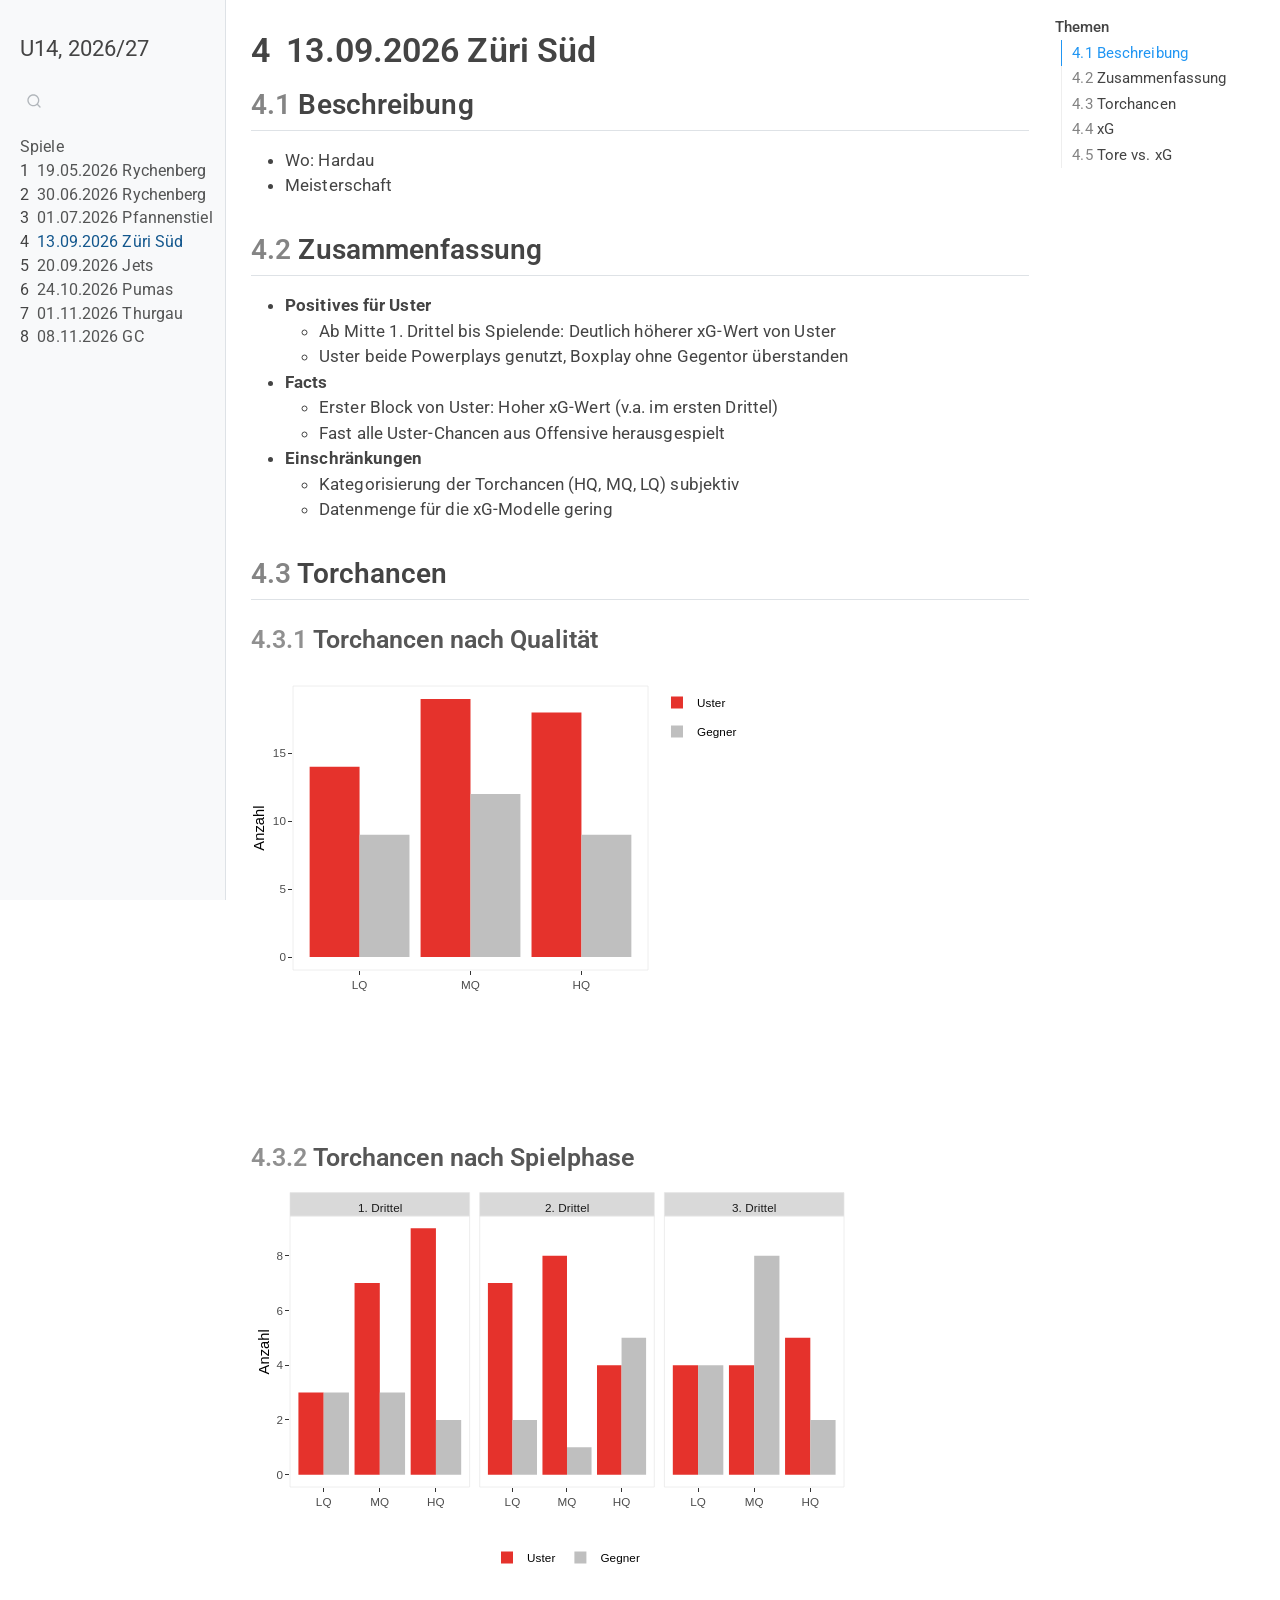
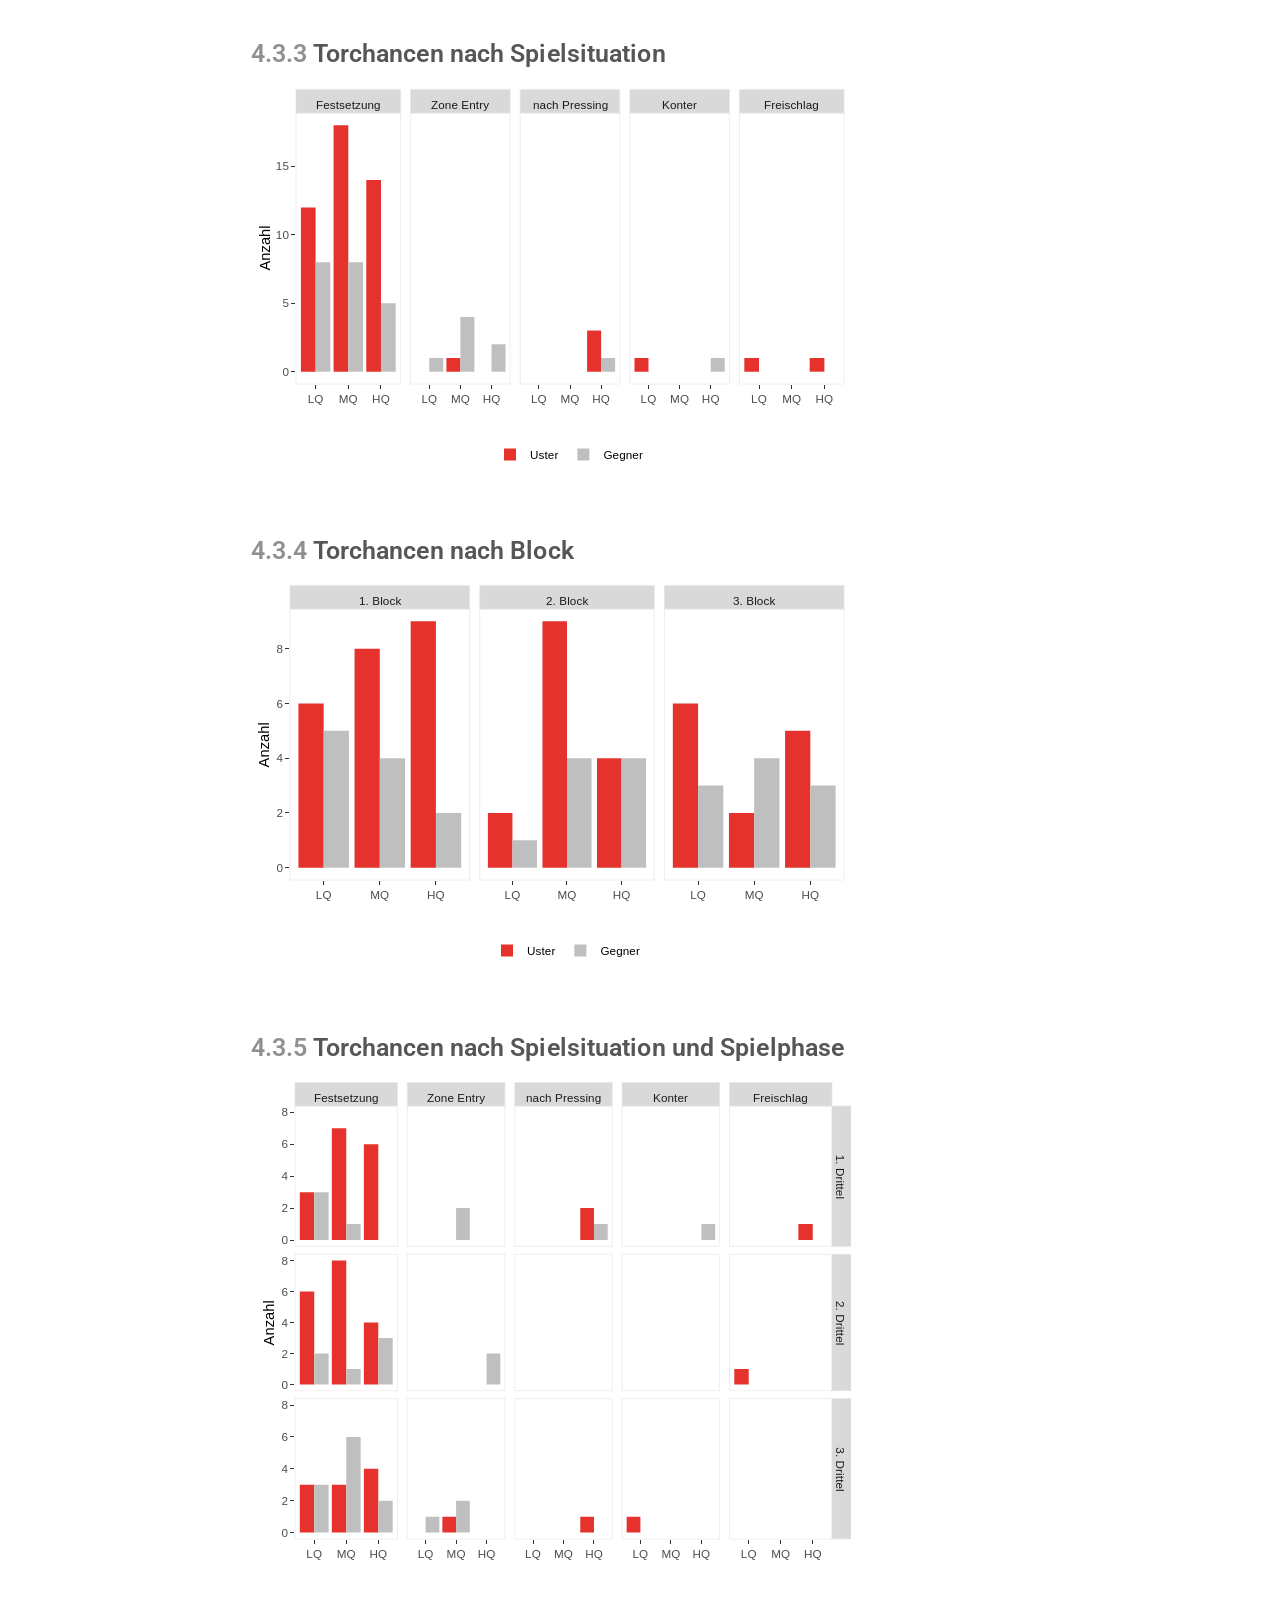
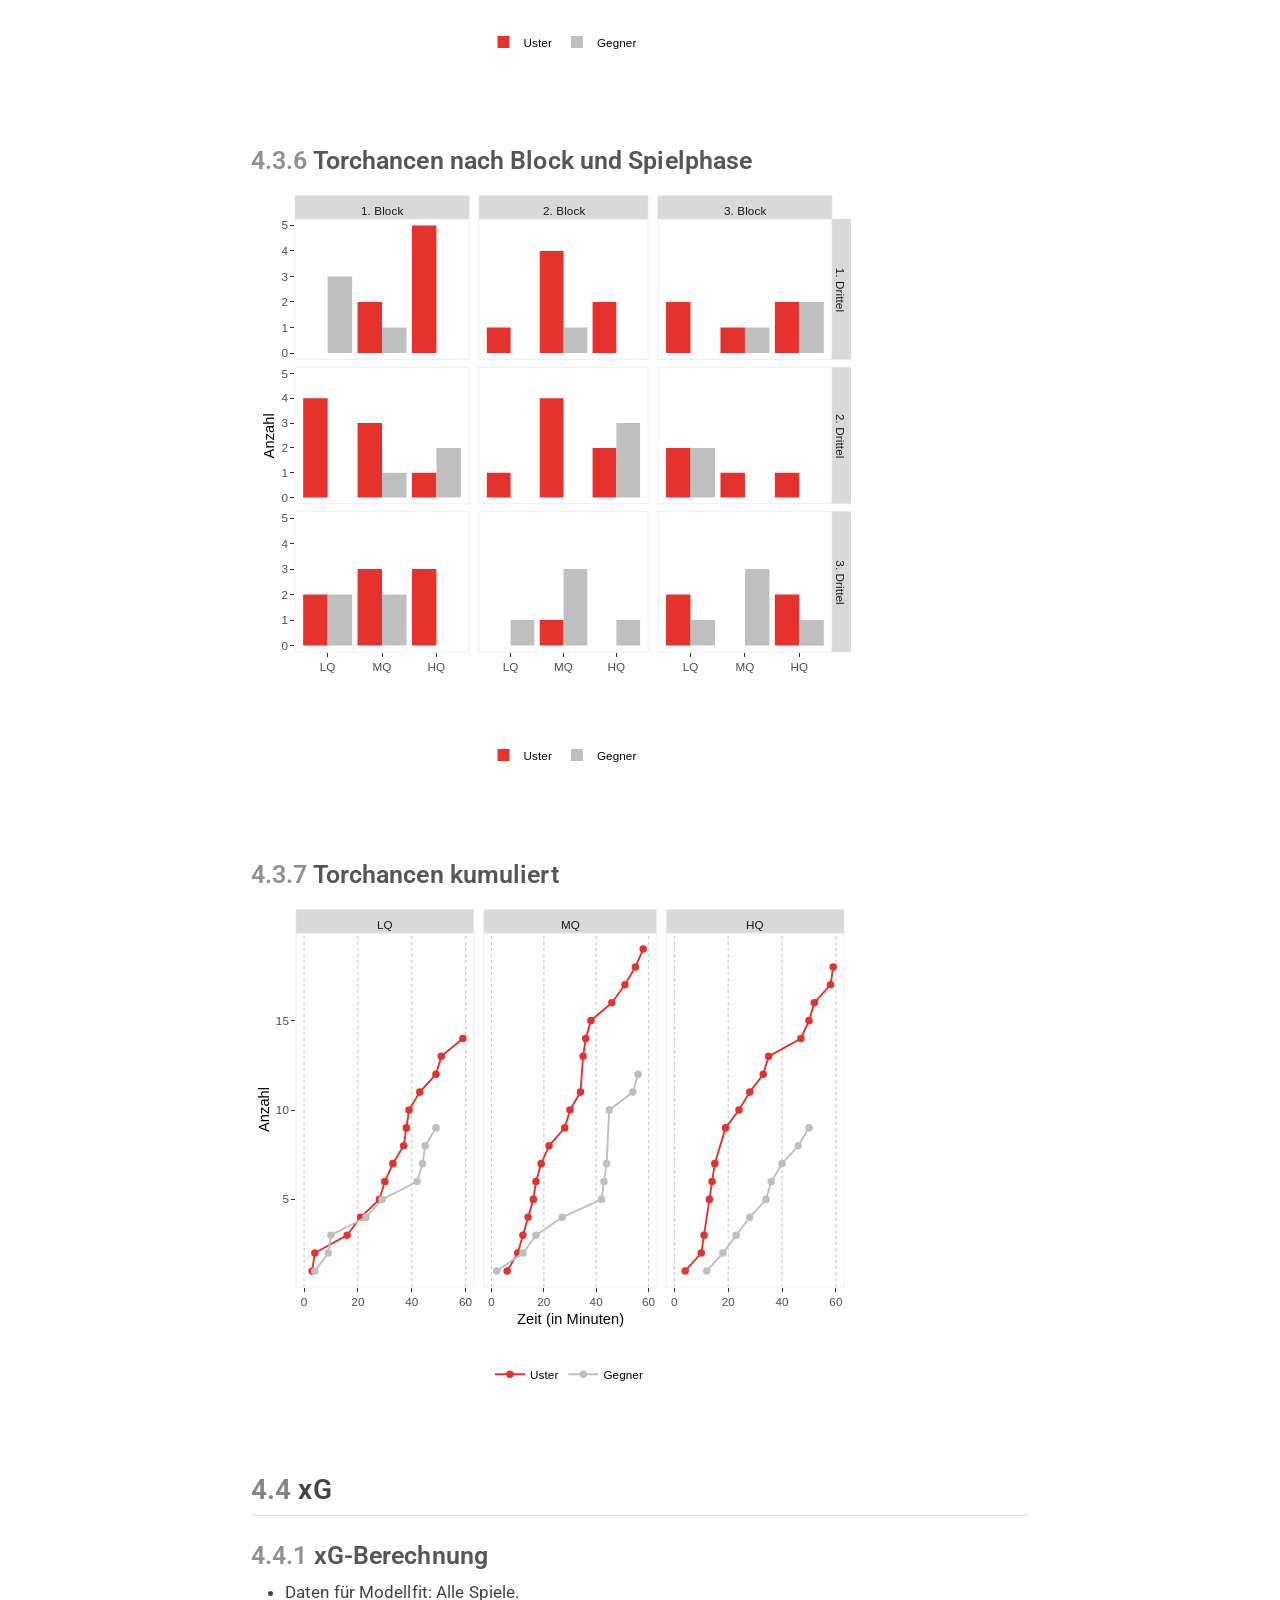
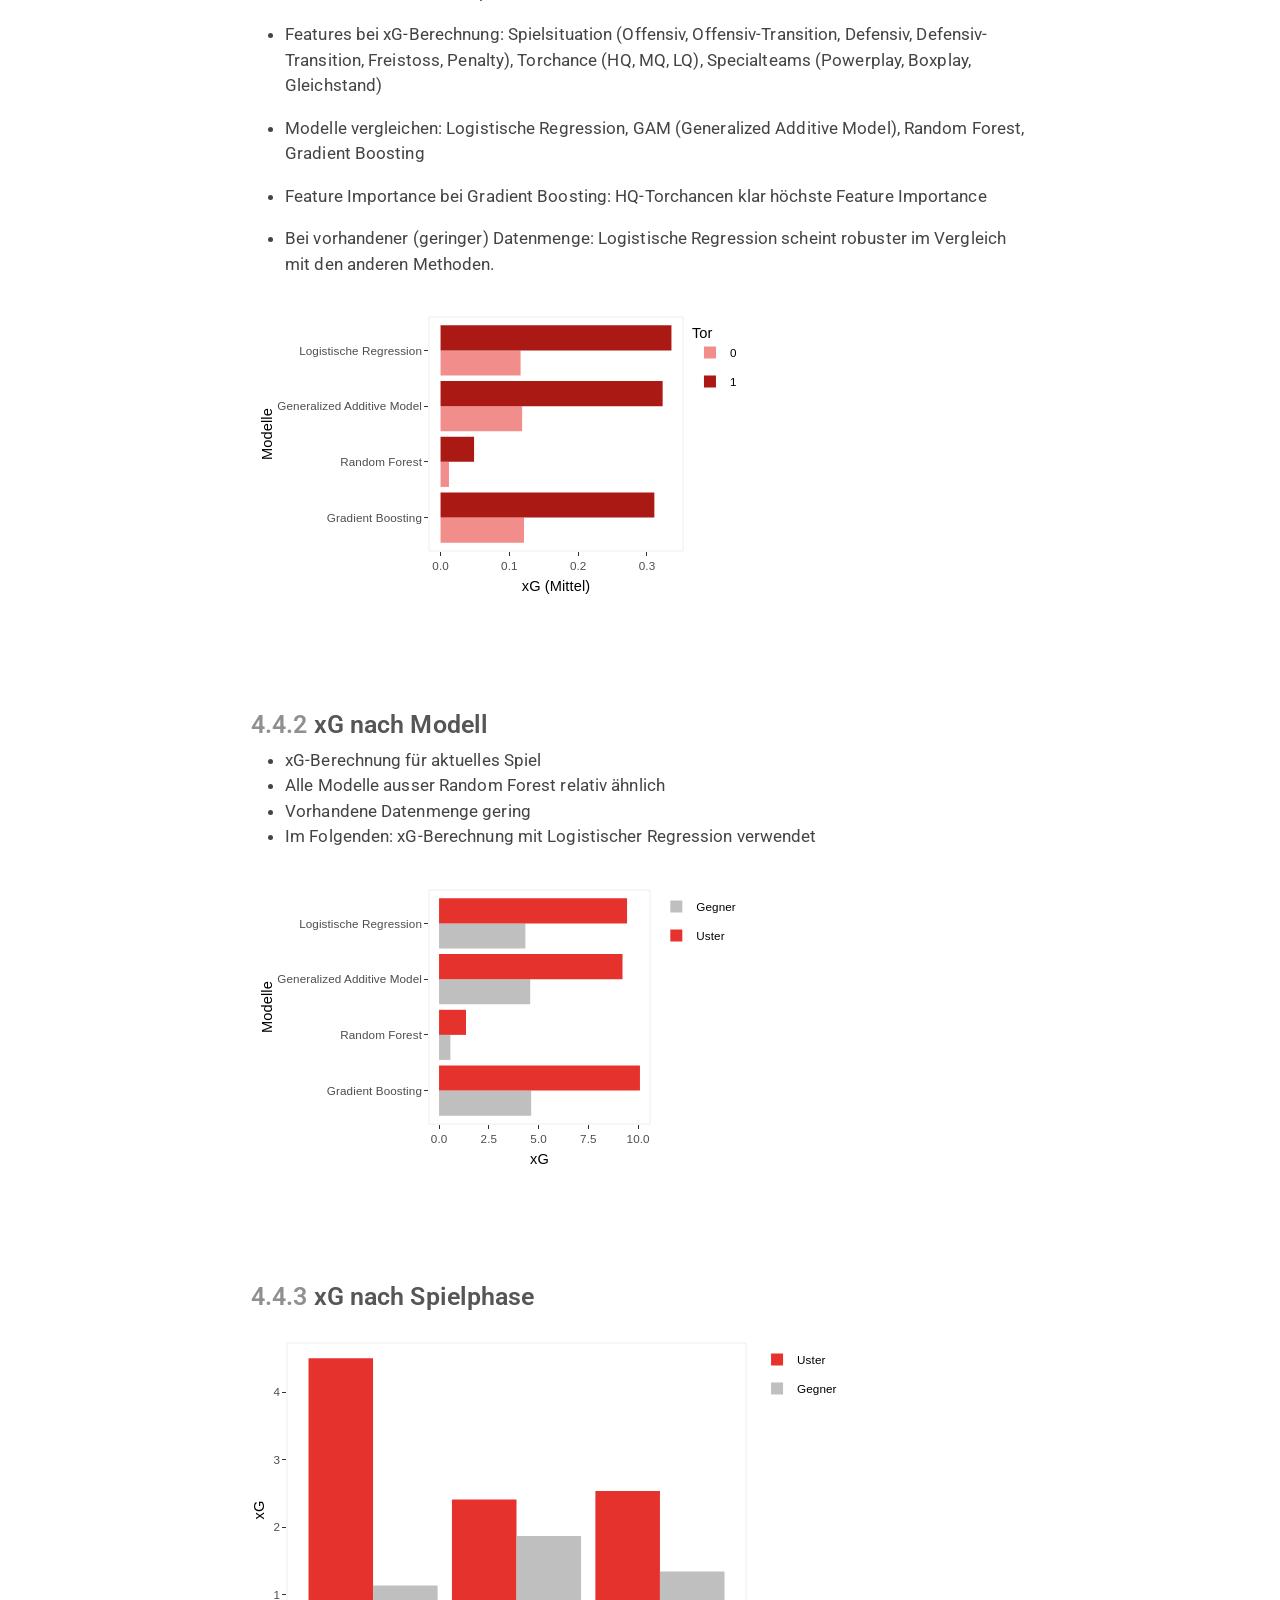
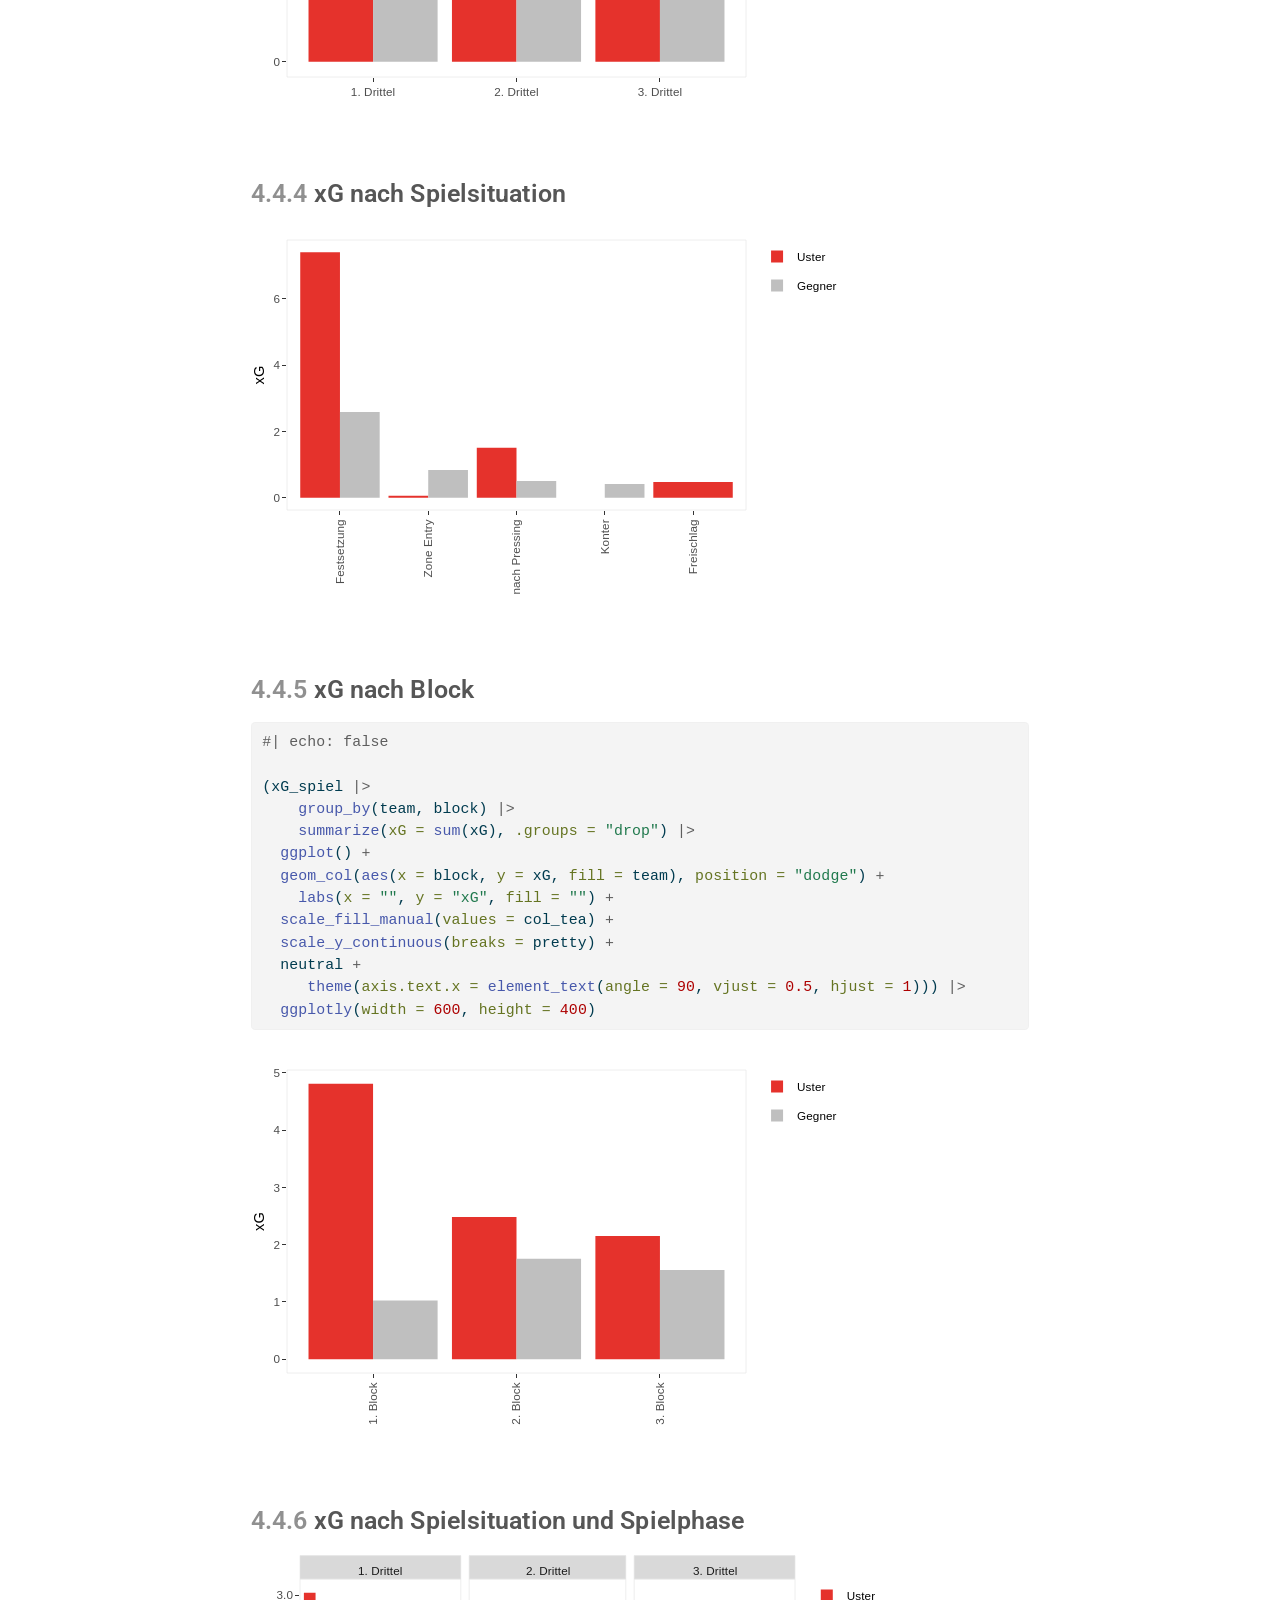
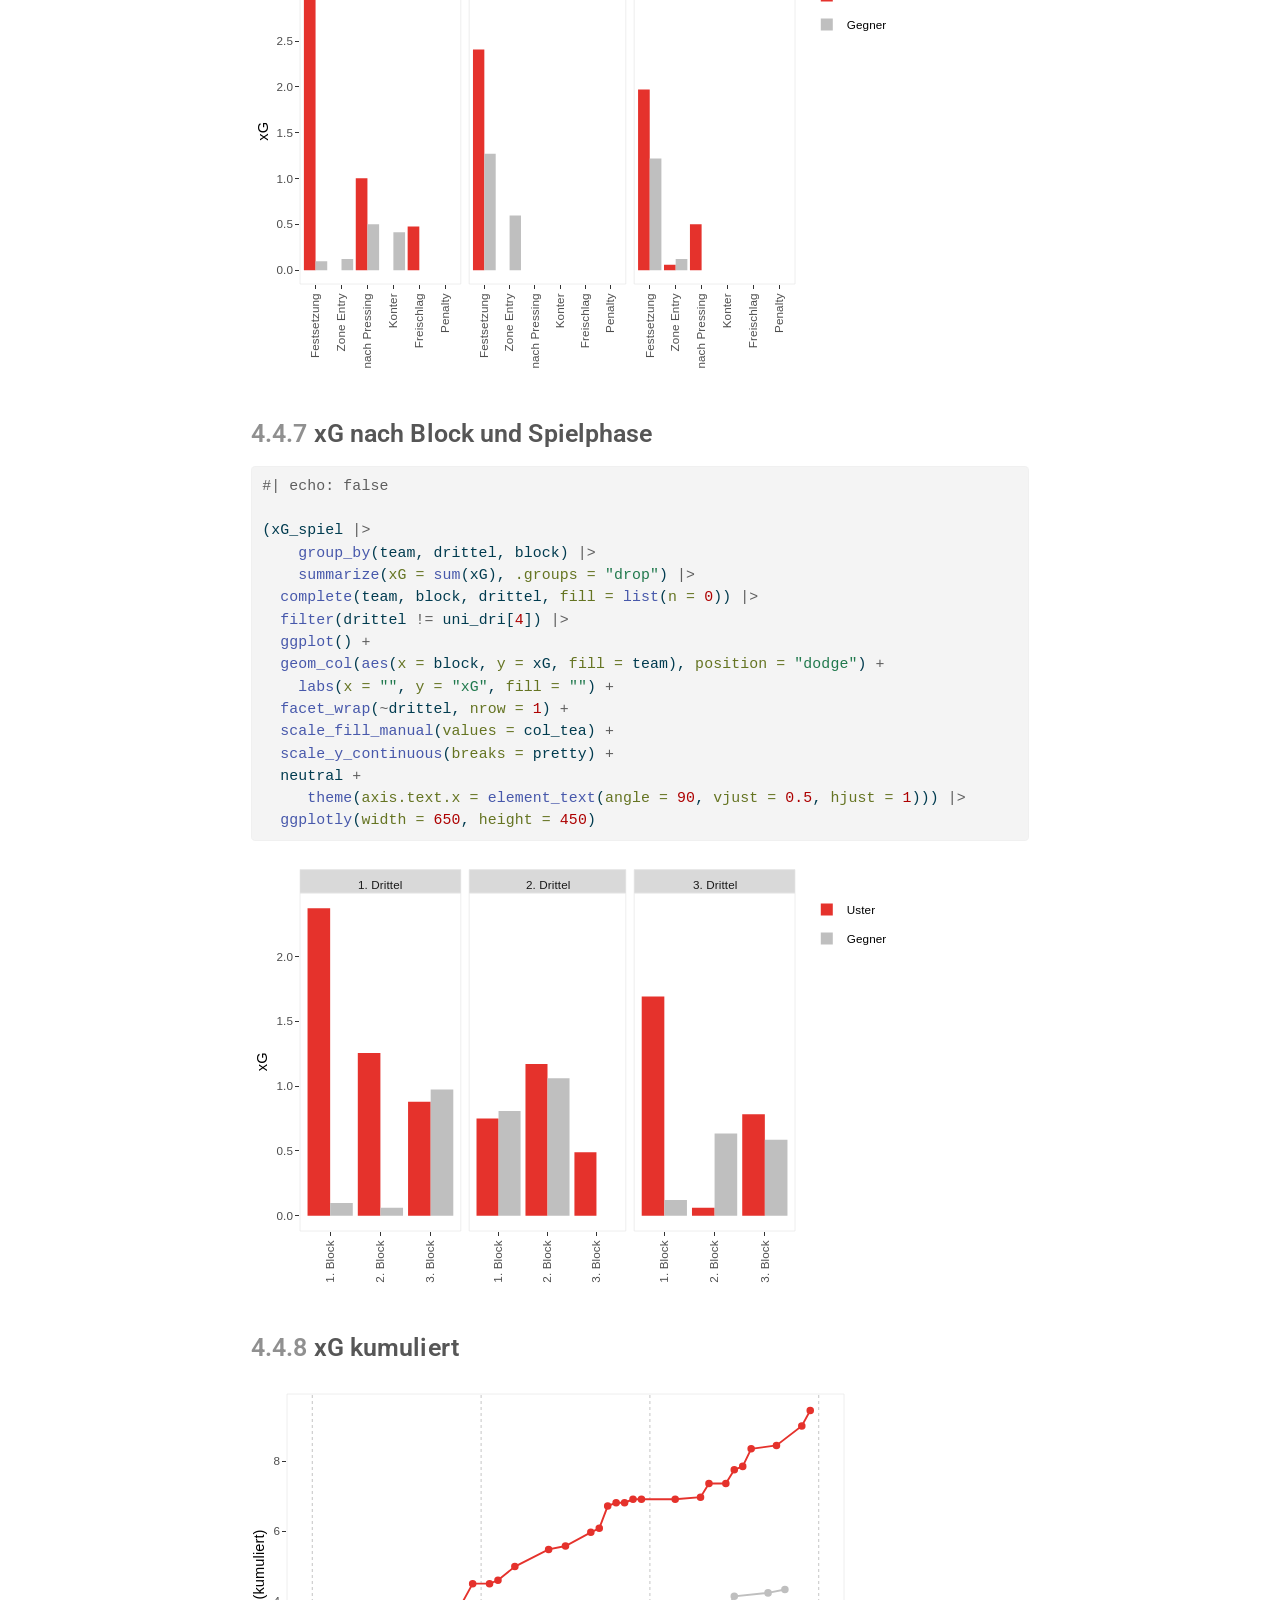
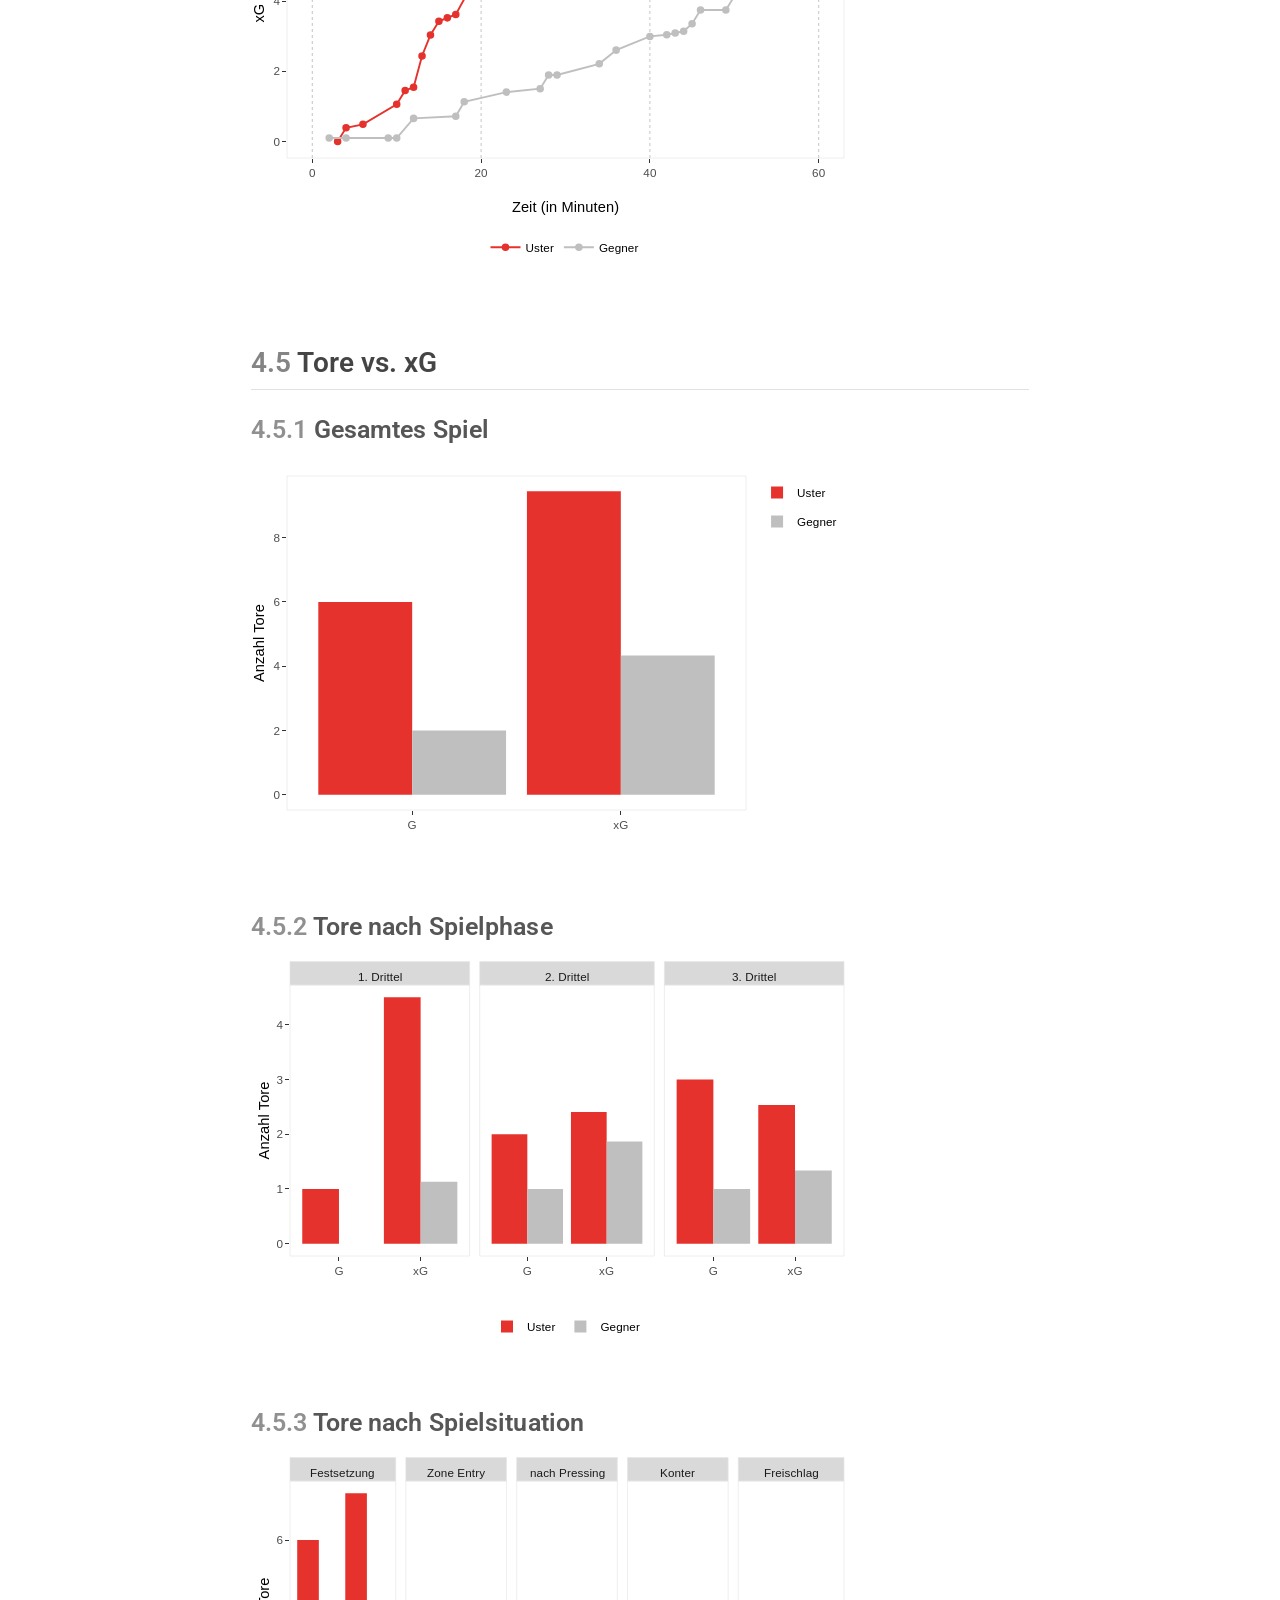
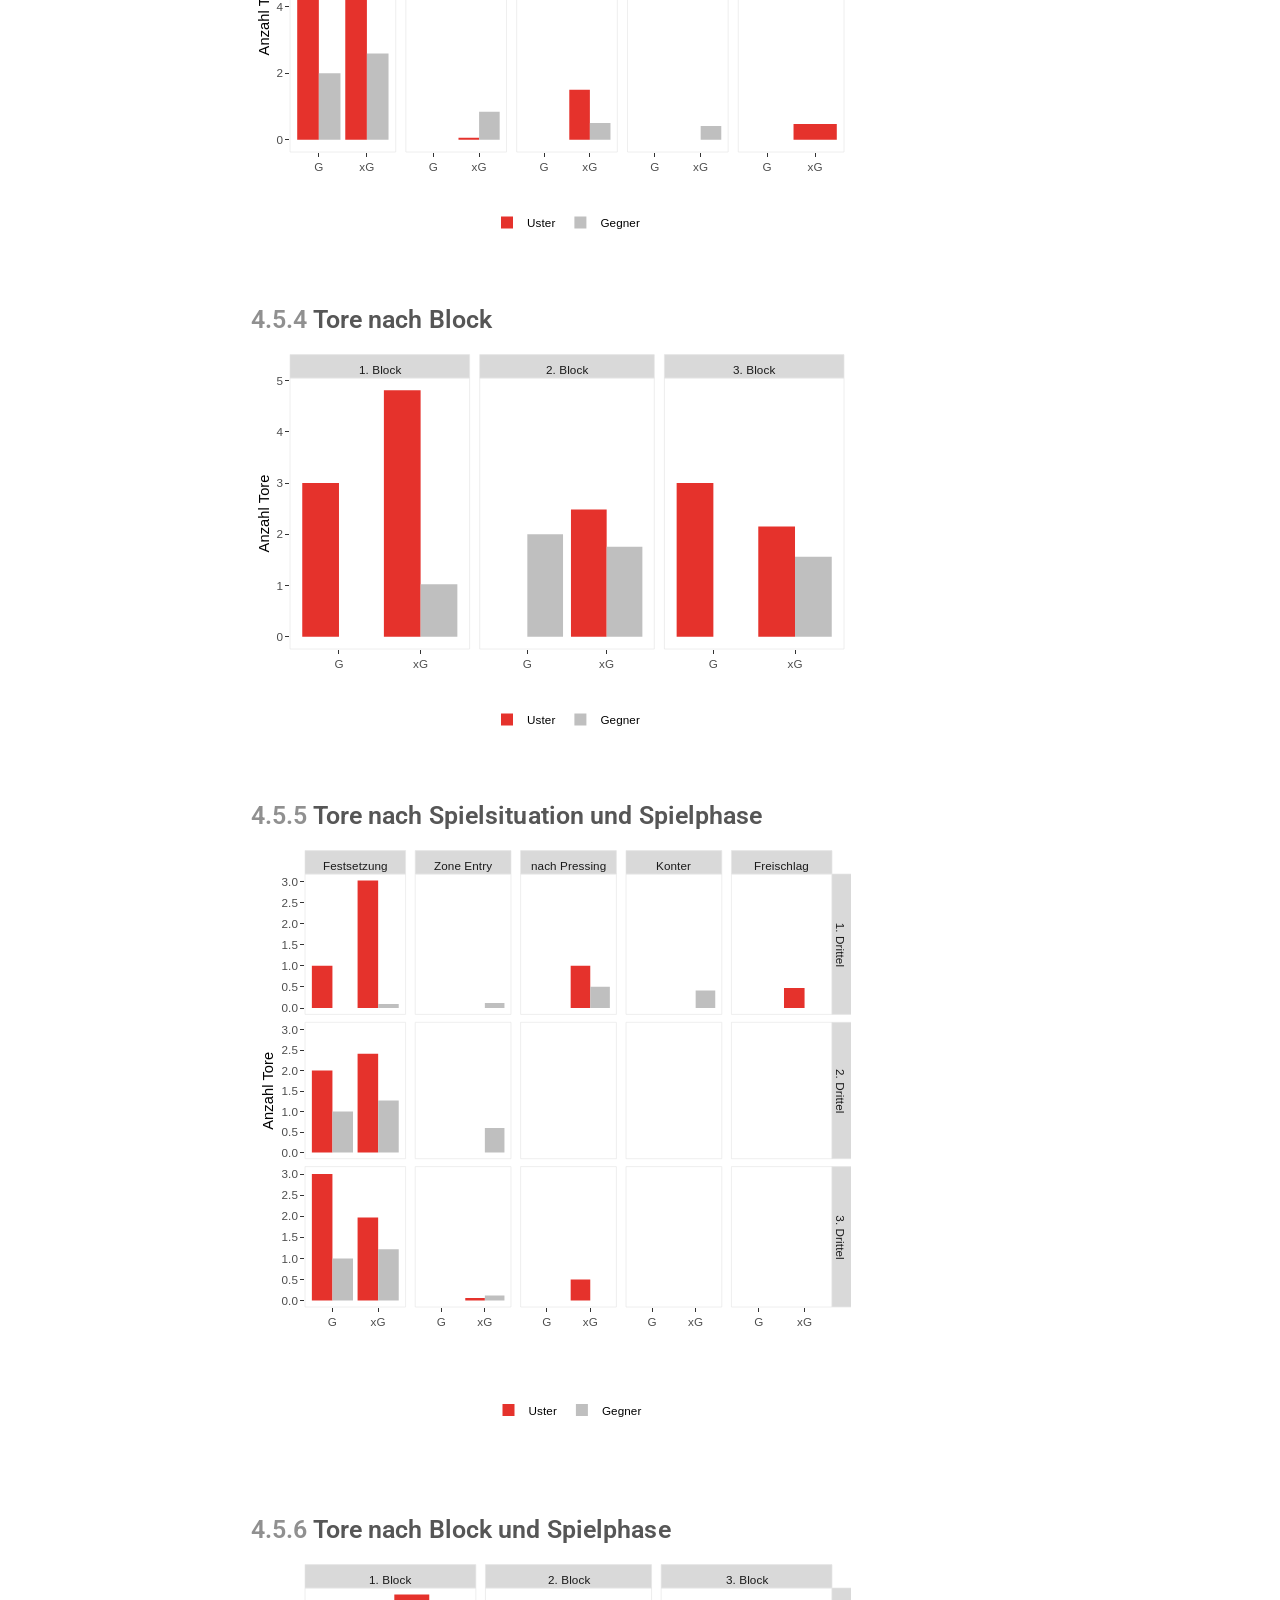
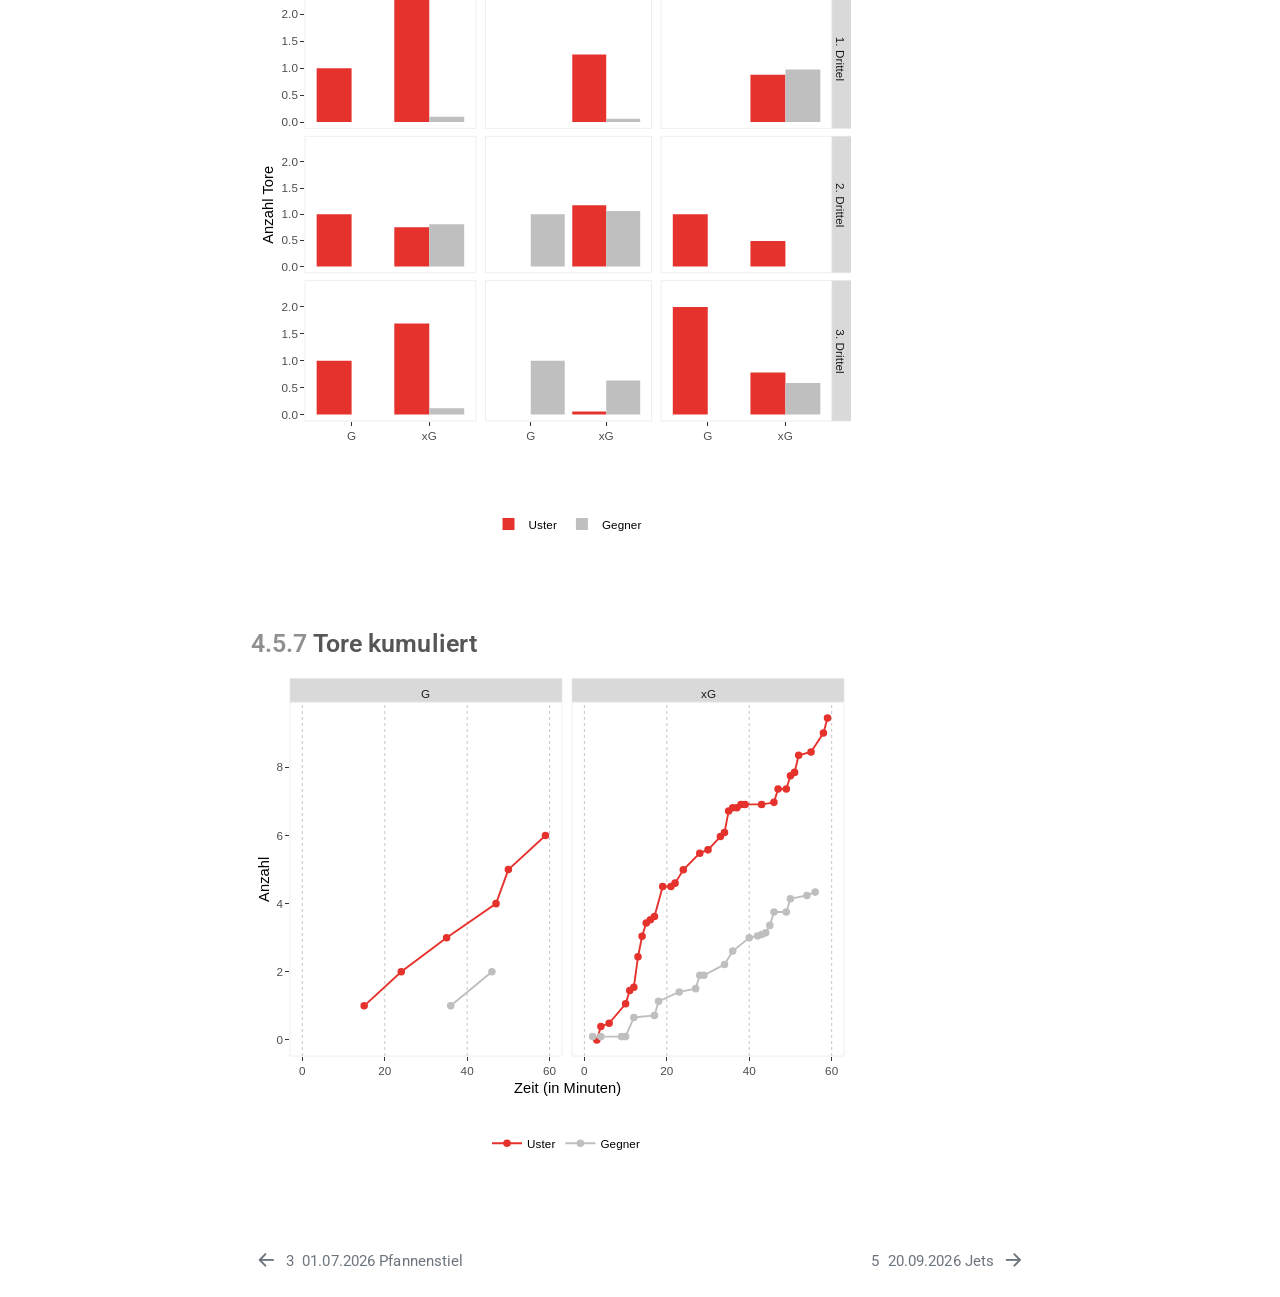
<file: quarto/2026-09-13_Zueri-Sued.html>
<!DOCTYPE html>
<html xmlns="http://www.w3.org/1999/xhtml" lang="en" xml:lang="en"><head>

<meta charset="utf-8">
<meta name="generator" content="quarto-1.10.18">

<meta name="viewport" content="width=device-width, initial-scale=1.0, user-scalable=yes">


<title>4&nbsp; 13.09.2026 Züri Süd – U14, 2026/27</title>
<style>
/* Default styles provided by pandoc.
** See https://pandoc.org/MANUAL.html#variables-for-html for config info.
*/
span.smallcaps{font-variant: small-caps;}
div.columns{display: flex; gap: 1.5em;}
div.column{flex: auto;}
@media screen {
div.columns{gap: min(4vw, 1.5em);}
div.column{overflow-x: auto;}
}
div.hanging-indent{margin-left: 1.5em; text-indent: -1.5em;}
ul.task-list{list-style: none;}
ul.task-list li input[type="checkbox"] {
  width: 0.8em;
  margin: 0 0.8em 0.2em -1em; /* quarto-specific, see https://github.com/quarto-dev/quarto-cli/issues/4556 */ 
  vertical-align: middle;
}
/* CSS for syntax highlighting */
html { -webkit-text-size-adjust: 100%; }
pre > code.sourceCode { white-space: pre; position: relative; }
pre > code.sourceCode > span { display: inline-block; line-height: 1.25; }
pre > code.sourceCode > span:empty { height: 1.2em; }
.sourceCode { overflow: visible; }
code.sourceCode > span { color: inherit; text-decoration: inherit; }
div.sourceCode { margin: 1em 0; }
pre.sourceCode { margin: 0; }
@media screen {
div.sourceCode { overflow: auto; }
}
@media print {
pre > code.sourceCode { white-space: pre-wrap; }
pre > code.sourceCode > span { text-indent: -5em; padding-left: 5em; }
}
pre.numberSource code
  { counter-reset: source-line 0; }
pre.numberSource code > span
  { position: relative; left: -4em; counter-increment: source-line; }
pre.numberSource code > span > a:first-child::before
  { content: counter(source-line);
    position: relative; left: -1em; text-align: right; vertical-align: baseline;
    border: none; display: inline-block;
    -webkit-touch-callout: none; -webkit-user-select: none;
    -khtml-user-select: none; -moz-user-select: none;
    -ms-user-select: none; user-select: none;
    padding: 0 4px; width: 4em;
  }
pre.numberSource { margin-left: 3em;  padding-left: 4px; }
div.sourceCode
  {   }
@media screen {
pre > code.sourceCode > span > a:first-child::before { text-decoration: underline; }
}
</style>


<script src="../site_libs/quarto-nav/quarto-nav.js"></script>
<script src="../site_libs/quarto-nav/headroom.min.js"></script>
<script src="../site_libs/clipboard/clipboard.min.js"></script>
<script src="../site_libs/quarto-search/autocomplete.umd.js"></script>
<script src="../site_libs/quarto-search/fuse.min.js"></script>
<script src="../site_libs/quarto-search/quarto-search.js"></script>
<meta name="quarto:offset" content="../">
<link href="../quarto/2026-09-20_Kloten-Dietlikon-Jets.html" rel="next">
<link href="../quarto/2026-07-01_Pfannenstiel.html" rel="prev">
<script src="../site_libs/quarto-html/quarto.js" type="module"></script>
<script src="../site_libs/quarto-html/tabsets/tabsets.js" type="module"></script>
<script src="../site_libs/quarto-html/popper.min.js"></script>
<script src="../site_libs/quarto-html/tippy.umd.min.js"></script>
<script src="../site_libs/quarto-html/anchor.min.js"></script>
<link href="../site_libs/quarto-html/tippy.css" rel="stylesheet">
<link href="../site_libs/quarto-html/quarto-syntax-highlighting-64a204ab8560d761af7679ceaba22944.css" rel="stylesheet" id="quarto-text-highlighting-styles">
<script src="../site_libs/bootstrap/bootstrap.min.js"></script>
<link href="../site_libs/bootstrap/bootstrap-icons.css" rel="stylesheet">
<link href="../site_libs/bootstrap/bootstrap-8370a5367d6108a592df96bd5bd80613.min.css" rel="stylesheet" append-hash="true" id="quarto-bootstrap" data-mode="light">
<script id="quarto-search-options" type="application/json">{
  "location": "sidebar",
  "copy-button": false,
  "collapse-after": 3,
  "panel-placement": "start",
  "type": "textbox",
  "limit": 50,
  "keyboard-shortcut": [
    "f",
    "/",
    "s"
  ],
  "show-item-context": false,
  "language": {
    "search-no-results-text": "No results",
    "search-matching-documents-text": "matching documents",
    "search-copy-link-title": "Copy link to search",
    "search-hide-matches-text": "Hide additional matches",
    "search-more-match-text": "more match in this document",
    "search-more-matches-text": "more matches in this document",
    "search-clear-button-title": "Clear",
    "search-text-placeholder": "",
    "search-detached-cancel-button-title": "Cancel",
    "search-submit-button-title": "Submit",
    "search-label": "Search"
  }
}</script>
<script src="../site_libs/htmlwidgets-1.6.4/htmlwidgets.js"></script>
<script src="../site_libs/plotly-binding-4.12.1/plotly.js"></script>
<script src="../site_libs/typedarray-0.1/typedarray.min.js"></script>
<script src="../site_libs/jquery-3.5.1/jquery.min.js"></script>
<link href="../site_libs/crosstalk-1.2.2/css/crosstalk.min.css" rel="stylesheet">
<script src="../site_libs/crosstalk-1.2.2/js/crosstalk.min.js"></script>
<link href="../site_libs/plotly-htmlwidgets-css-2.25.2/plotly-htmlwidgets.css" rel="stylesheet">
<script src="../site_libs/plotly-main-2.25.2/plotly-latest.min.js"></script>


<link rel="stylesheet" href="../styles.css">
</head>

<body class="nav-sidebar docked quarto-light">

<div id="quarto-search-results"></div>
  <header id="quarto-header" class="headroom fixed-top">
  <nav class="quarto-secondary-nav">
    <div class="container-fluid d-flex">
      <button type="button" class="quarto-btn-toggle btn" data-bs-toggle="collapse" role="button" data-bs-target=".quarto-sidebar-collapse-item" aria-controls="quarto-sidebar" aria-expanded="false" aria-label="Toggle sidebar navigation" onclick="if (window.quartoToggleHeadroom) { window.quartoToggleHeadroom(); }">
        <i class="bi bi-layout-text-sidebar-reverse"></i>
      </button>
        <nav class="quarto-page-breadcrumbs" aria-label="breadcrumb"><ol class="breadcrumb"><li class="breadcrumb-item"><a href="../quarto/2026-09-13_Zueri-Sued.html"><span class="chapter-number">4</span>&nbsp; <span class="chapter-title">13.09.2026 Züri Süd</span></a></li></ol></nav>
        <a class="flex-grow-1" role="navigation" data-bs-toggle="collapse" data-bs-target=".quarto-sidebar-collapse-item" aria-controls="quarto-sidebar" aria-expanded="false" aria-label="Toggle sidebar navigation" onclick="if (window.quartoToggleHeadroom) { window.quartoToggleHeadroom(); }">      
        </a>
      <button type="button" class="btn quarto-search-button" aria-label="Search" onclick="window.quartoOpenSearch();">
        <i class="bi bi-search"></i>
      </button>
    </div>
  </nav>
</header>
<!-- content -->
<div id="quarto-content" class="quarto-container page-columns page-rows-contents page-layout-full">
<!-- sidebar -->
  <nav id="quarto-sidebar" class="sidebar collapse collapse-horizontal quarto-sidebar-collapse-item sidebar-navigation docked overflow-auto">
    <div class="pt-lg-2 mt-2 text-left sidebar-header">
    <div class="sidebar-title mb-0 py-0">
      <a href="../">U14, 2026/27</a> 
    </div>
      </div>
        <div class="mt-2 flex-shrink-0 align-items-center">
        <div class="sidebar-search">
        <div id="quarto-search" class="" title="Search"></div>
        </div>
        </div>
    <div class="sidebar-menu-container"> 
    <ul class="list-unstyled mt-1">
        <li class="sidebar-item">
  <div class="sidebar-item-container"> 
  <a href="../index.html" class="sidebar-item-text sidebar-link">
 <span class="menu-text">Spiele</span></a>
  </div>
</li>
        <li class="sidebar-item">
  <div class="sidebar-item-container"> 
  <a href="../quarto/2026-05-19_Rychenberg.html" class="sidebar-item-text sidebar-link">
 <span class="menu-text"><span class="chapter-number">1</span>&nbsp; <span class="chapter-title">19.05.2026 Rychenberg</span></span></a>
  </div>
</li>
        <li class="sidebar-item">
  <div class="sidebar-item-container"> 
  <a href="../quarto/2026-06-30_Rychenberg.html" class="sidebar-item-text sidebar-link">
 <span class="menu-text"><span class="chapter-number">2</span>&nbsp; <span class="chapter-title">30.06.2026 Rychenberg</span></span></a>
  </div>
</li>
        <li class="sidebar-item">
  <div class="sidebar-item-container"> 
  <a href="../quarto/2026-07-01_Pfannenstiel.html" class="sidebar-item-text sidebar-link">
 <span class="menu-text"><span class="chapter-number">3</span>&nbsp; <span class="chapter-title">01.07.2026 Pfannenstiel</span></span></a>
  </div>
</li>
        <li class="sidebar-item">
  <div class="sidebar-item-container"> 
  <a href="../quarto/2026-09-13_Zueri-Sued.html" class="sidebar-item-text sidebar-link active">
 <span class="menu-text"><span class="chapter-number">4</span>&nbsp; <span class="chapter-title">13.09.2026 Züri Süd</span></span></a>
  </div>
</li>
        <li class="sidebar-item">
  <div class="sidebar-item-container"> 
  <a href="../quarto/2026-09-20_Kloten-Dietlikon-Jets.html" class="sidebar-item-text sidebar-link">
 <span class="menu-text"><span class="chapter-number">5</span>&nbsp; <span class="chapter-title">20.09.2026 Jets</span></span></a>
  </div>
</li>
        <li class="sidebar-item">
  <div class="sidebar-item-container"> 
  <a href="../quarto/2026-10-24_Pumas.html" class="sidebar-item-text sidebar-link">
 <span class="menu-text"><span class="chapter-number">6</span>&nbsp; <span class="chapter-title">24.10.2026 Pumas</span></span></a>
  </div>
</li>
        <li class="sidebar-item">
  <div class="sidebar-item-container"> 
  <a href="../quarto/2026-11-01_Thurgau.html" class="sidebar-item-text sidebar-link">
 <span class="menu-text"><span class="chapter-number">7</span>&nbsp; <span class="chapter-title">01.11.2026 Thurgau</span></span></a>
  </div>
</li>
        <li class="sidebar-item">
  <div class="sidebar-item-container"> 
  <a href="../quarto/2026-11-08_GC.html" class="sidebar-item-text sidebar-link">
 <span class="menu-text"><span class="chapter-number">8</span>&nbsp; <span class="chapter-title">08.11.2026 GC</span></span></a>
  </div>
</li>
    </ul>
    </div>
</nav>
<div id="quarto-sidebar-glass" class="quarto-sidebar-collapse-item" data-bs-toggle="collapse" data-bs-target=".quarto-sidebar-collapse-item"></div>
<!-- margin-sidebar -->
    <div id="quarto-margin-sidebar" class="sidebar margin-sidebar">
        <nav id="TOC" role="doc-toc" class="toc-active">
    <h2 id="toc-title">Themen</h2>
   
  <ul>
  <li><a href="#beschreibung" id="toc-beschreibung" class="nav-link active" data-scroll-target="#beschreibung"><span class="header-section-number">4.1</span> Beschreibung</a></li>
  <li><a href="#zusammenfassung" id="toc-zusammenfassung" class="nav-link" data-scroll-target="#zusammenfassung"><span class="header-section-number">4.2</span> Zusammenfassung</a></li>
  <li><a href="#torchancen" id="toc-torchancen" class="nav-link" data-scroll-target="#torchancen"><span class="header-section-number">4.3</span> Torchancen</a>
  <ul class="collapse">
  <li><a href="#torchancen-nach-qualität" id="toc-torchancen-nach-qualität" class="nav-link" data-scroll-target="#torchancen-nach-qualität"><span class="header-section-number">4.3.1</span> Torchancen nach Qualität</a></li>
  <li><a href="#torchancen-nach-spielphase" id="toc-torchancen-nach-spielphase" class="nav-link" data-scroll-target="#torchancen-nach-spielphase"><span class="header-section-number">4.3.2</span> Torchancen nach Spielphase</a></li>
  <li><a href="#torchancen-nach-spielsituation" id="toc-torchancen-nach-spielsituation" class="nav-link" data-scroll-target="#torchancen-nach-spielsituation"><span class="header-section-number">4.3.3</span> Torchancen nach Spielsituation</a></li>
  <li><a href="#torchancen-nach-block" id="toc-torchancen-nach-block" class="nav-link" data-scroll-target="#torchancen-nach-block"><span class="header-section-number">4.3.4</span> Torchancen nach Block</a></li>
  <li><a href="#torchancen-nach-spielsituation-und-spielphase" id="toc-torchancen-nach-spielsituation-und-spielphase" class="nav-link" data-scroll-target="#torchancen-nach-spielsituation-und-spielphase"><span class="header-section-number">4.3.5</span> Torchancen nach Spielsituation und Spielphase</a></li>
  <li><a href="#torchancen-nach-block-und-spielphase" id="toc-torchancen-nach-block-und-spielphase" class="nav-link" data-scroll-target="#torchancen-nach-block-und-spielphase"><span class="header-section-number">4.3.6</span> Torchancen nach Block und Spielphase</a></li>
  <li><a href="#torchancen-kumuliert" id="toc-torchancen-kumuliert" class="nav-link" data-scroll-target="#torchancen-kumuliert"><span class="header-section-number">4.3.7</span> Torchancen kumuliert</a></li>
  </ul></li>
  <li><a href="#xg" id="toc-xg" class="nav-link" data-scroll-target="#xg"><span class="header-section-number">4.4</span> xG</a>
  <ul class="collapse">
  <li><a href="#xg-berechnung" id="toc-xg-berechnung" class="nav-link" data-scroll-target="#xg-berechnung"><span class="header-section-number">4.4.1</span> xG-Berechnung</a></li>
  <li><a href="#xg-nach-modell" id="toc-xg-nach-modell" class="nav-link" data-scroll-target="#xg-nach-modell"><span class="header-section-number">4.4.2</span> xG nach Modell</a></li>
  <li><a href="#xg-nach-spielphase" id="toc-xg-nach-spielphase" class="nav-link" data-scroll-target="#xg-nach-spielphase"><span class="header-section-number">4.4.3</span> xG nach Spielphase</a></li>
  <li><a href="#xg-nach-spielsituation" id="toc-xg-nach-spielsituation" class="nav-link" data-scroll-target="#xg-nach-spielsituation"><span class="header-section-number">4.4.4</span> xG nach Spielsituation</a></li>
  <li><a href="#xg-nach-block" id="toc-xg-nach-block" class="nav-link" data-scroll-target="#xg-nach-block"><span class="header-section-number">4.4.5</span> xG nach Block</a></li>
  <li><a href="#xg-nach-spielsituation-und-spielphase" id="toc-xg-nach-spielsituation-und-spielphase" class="nav-link" data-scroll-target="#xg-nach-spielsituation-und-spielphase"><span class="header-section-number">4.4.6</span> xG nach Spielsituation und Spielphase</a></li>
  <li><a href="#xg-nach-block-und-spielphase" id="toc-xg-nach-block-und-spielphase" class="nav-link" data-scroll-target="#xg-nach-block-und-spielphase"><span class="header-section-number">4.4.7</span> xG nach Block und Spielphase</a></li>
  <li><a href="#xg-kumuliert" id="toc-xg-kumuliert" class="nav-link" data-scroll-target="#xg-kumuliert"><span class="header-section-number">4.4.8</span> xG kumuliert</a></li>
  </ul></li>
  <li><a href="#tore-vs.-xg" id="toc-tore-vs.-xg" class="nav-link" data-scroll-target="#tore-vs.-xg"><span class="header-section-number">4.5</span> Tore vs.&nbsp;xG</a>
  <ul class="collapse">
  <li><a href="#gesamtes-spiel" id="toc-gesamtes-spiel" class="nav-link" data-scroll-target="#gesamtes-spiel"><span class="header-section-number">4.5.1</span> Gesamtes Spiel</a></li>
  <li><a href="#tore-nach-spielphase" id="toc-tore-nach-spielphase" class="nav-link" data-scroll-target="#tore-nach-spielphase"><span class="header-section-number">4.5.2</span> Tore nach Spielphase</a></li>
  <li><a href="#tore-nach-spielsituation" id="toc-tore-nach-spielsituation" class="nav-link" data-scroll-target="#tore-nach-spielsituation"><span class="header-section-number">4.5.3</span> Tore nach Spielsituation</a></li>
  <li><a href="#tore-nach-block" id="toc-tore-nach-block" class="nav-link" data-scroll-target="#tore-nach-block"><span class="header-section-number">4.5.4</span> Tore nach Block</a></li>
  <li><a href="#tore-nach-spielsituation-und-spielphase" id="toc-tore-nach-spielsituation-und-spielphase" class="nav-link" data-scroll-target="#tore-nach-spielsituation-und-spielphase"><span class="header-section-number">4.5.5</span> Tore nach Spielsituation und Spielphase</a></li>
  <li><a href="#tore-nach-block-und-spielphase" id="toc-tore-nach-block-und-spielphase" class="nav-link" data-scroll-target="#tore-nach-block-und-spielphase"><span class="header-section-number">4.5.6</span> Tore nach Block und Spielphase</a></li>
  <li><a href="#tore-kumuliert" id="toc-tore-kumuliert" class="nav-link" data-scroll-target="#tore-kumuliert"><span class="header-section-number">4.5.7</span> Tore kumuliert</a></li>
  </ul></li>
  </ul>
</nav>
    </div>
<!-- main -->
<main class="content column-body" id="quarto-document-content">

<header id="title-block-header" class="quarto-title-block default">
<div class="quarto-title">
<h1 class="title"><span class="chapter-number">4</span>&nbsp; <span class="chapter-title">13.09.2026 Züri Süd</span></h1>
</div>



<div class="quarto-title-meta column-body">

    
  
    
  </div>
  


</header>


<section id="beschreibung" class="level2" data-number="4.1">
<h2 data-number="4.1" class="anchored" data-anchor-id="beschreibung"><span class="header-section-number">4.1</span> Beschreibung</h2>
<ul>
<li>Wo: Hardau</li>
<li>Meisterschaft</li>
</ul>
</section>
<section id="zusammenfassung" class="level2" data-number="4.2">
<h2 data-number="4.2" class="anchored" data-anchor-id="zusammenfassung"><span class="header-section-number">4.2</span> Zusammenfassung</h2>
<ul>
<li><strong>Positives für Uster</strong>
<ul>
<li>Ab Mitte 1. Drittel bis Spielende: Deutlich höherer xG-Wert von Uster</li>
<li>Uster beide Powerplays genutzt, Boxplay ohne Gegentor überstanden</li>
</ul></li>
<li><strong>Facts</strong>
<ul>
<li>Erster Block von Uster: Hoher xG-Wert (v.a. im ersten Drittel)</li>
<li>Fast alle Uster-Chancen aus Offensive herausgespielt</li>
</ul></li>
<li><strong>Einschränkungen</strong>
<ul>
<li>Kategorisierung der Torchancen (HQ, MQ, LQ) subjektiv</li>
<li>Datenmenge für die xG-Modelle gering</li>
</ul></li>
</ul>
</section>
<section id="torchancen" class="level2" data-number="4.3">
<h2 data-number="4.3" class="anchored" data-anchor-id="torchancen"><span class="header-section-number">4.3</span> Torchancen</h2>
<section id="torchancen-nach-qualität" class="level3" data-number="4.3.1">
<h3 data-number="4.3.1" class="anchored" data-anchor-id="torchancen-nach-qualität"><span class="header-section-number">4.3.1</span> Torchancen nach Qualität</h3>
<div class="cell">
<div class="cell-output-display">
<div id="htmlwidget-71714fe59cfd12fb28d8" style="width:100%;height:454px;" class="plotly html-widget"></div>
<script type="application/json" data-for="htmlwidget-71714fe59cfd12fb28d8">{"x":{"data":[{"orientation":"v","width":[0.44999999999999996,0.45000000000000018,0.45000000000000018],"base":[0,0,0],"x":[0.77500000000000002,1.7749999999999999,2.7749999999999999],"y":[14,19,18],"text":["chance: LQ<br />n: 14<br />team: Uster","chance: MQ<br />n: 19<br />team: Uster","chance: HQ<br />n: 18<br />team: Uster"],"type":"bar","textposition":"none","marker":{"autocolorscale":false,"color":"rgba(229,50,44,1)","line":{"width":1.8897637795275593,"color":"transparent"}},"name":"Uster","legendgroup":"Uster","showlegend":true,"xaxis":"x","yaxis":"y","hoverinfo":"text","frame":null},{"orientation":"v","width":[0.45000000000000018,0.45000000000000018,0.45000000000000018],"base":[0,0,0],"x":[1.2250000000000001,2.2250000000000001,3.2250000000000001],"y":[9,12,9],"text":["chance: LQ<br />n:  9<br />team: Gegner","chance: MQ<br />n: 12<br />team: Gegner","chance: HQ<br />n:  9<br />team: Gegner"],"type":"bar","textposition":"none","marker":{"autocolorscale":false,"color":"rgba(191,191,191,1)","line":{"width":1.8897637795275593,"color":"transparent"}},"name":"Gegner","legendgroup":"Gegner","showlegend":true,"xaxis":"x","yaxis":"y","hoverinfo":"text","frame":null}],"layout":{"margin":{"t":23.305936073059364,"r":7.3059360730593621,"b":22.648401826484022,"l":37.260273972602747},"plot_bgcolor":"rgba(255,255,255,1)","paper_bgcolor":"rgba(255,255,255,1)","font":{"color":"rgba(0,0,0,1)","family":"","size":14.611872146118724},"xaxis":{"domain":[0,1],"automargin":true,"type":"linear","autorange":false,"range":[0.40000000000000002,3.6000000000000001],"tickmode":"array","ticktext":["LQ","MQ","HQ"],"tickvals":[1,2,3],"categoryorder":"array","categoryarray":["LQ","MQ","HQ"],"nticks":null,"ticks":"outside","tickcolor":"rgba(51,51,51,1)","ticklen":3.6529680365296811,"tickwidth":0.66417600664176002,"showticklabels":true,"tickfont":{"color":"rgba(77,77,77,1)","family":"","size":11.68949771689498},"tickangle":-0,"showline":false,"linecolor":null,"linewidth":0,"showgrid":false,"gridcolor":null,"gridwidth":0,"zeroline":false,"anchor":"y","title":{"text":"","font":{"color":"rgba(0,0,0,1)","family":"","size":14.611872146118724}},"hoverformat":".2f"},"yaxis":{"domain":[0,1],"automargin":true,"type":"linear","autorange":false,"range":[-0.95000000000000007,19.949999999999999],"tickmode":"array","ticktext":["0","5","10","15"],"tickvals":[0,5,10,15],"categoryorder":"array","categoryarray":["0","5","10","15"],"nticks":null,"ticks":"outside","tickcolor":"rgba(51,51,51,1)","ticklen":3.6529680365296811,"tickwidth":0.66417600664176002,"showticklabels":true,"tickfont":{"color":"rgba(77,77,77,1)","family":"","size":11.68949771689498},"tickangle":-0,"showline":false,"linecolor":null,"linewidth":0,"showgrid":false,"gridcolor":null,"gridwidth":0,"zeroline":false,"anchor":"x","title":{"text":"Anzahl","font":{"color":"rgba(0,0,0,1)","family":"","size":14.611872146118724}},"hoverformat":".2f"},"shapes":[{"type":"rect","fillcolor":"rgba(255,255,255,1)","line":{"color":"rgba(229,229,229,1)","width":0.66417600664176002,"linetype":"solid"},"yref":"paper","xref":"paper","layer":"below","x0":0,"x1":1,"y0":0,"y1":1}],"showlegend":true,"legend":{"bgcolor":"rgba(255,255,255,1)","bordercolor":"transparent","borderwidth":1.8897637795275593,"font":{"color":"rgba(0,0,0,1)","family":"","size":11.68949771689498},"title":{"text":"","font":{"color":"rgba(0,0,0,1)","family":"","size":14.611872146118724}}},"hovermode":"closest","width":500,"height":350,"barmode":"relative"},"config":{"doubleClick":"reset","modeBarButtonsToAdd":["hoverclosest","hovercompare"],"showSendToCloud":false},"source":"A","attrs":{"1414ec2c2c4757":{"x":{},"y":{},"fill":{},"type":"bar"}},"cur_data":"1414ec2c2c4757","visdat":{"1414ec2c2c4757":["function (y) ","x"]},"highlight":{"on":"plotly_click","persistent":false,"dynamic":false,"selectize":false,"opacityDim":0.20000000000000001,"selected":{"opacity":1},"debounce":0},"shinyEvents":["plotly_hover","plotly_click","plotly_selected","plotly_relayout","plotly_brushed","plotly_brushing","plotly_clickannotation","plotly_doubleclick","plotly_deselect","plotly_afterplot","plotly_sunburstclick"],"base_url":"https://plot.ly"},"evals":[],"jsHooks":[]}</script>
</div>
</div>
</section>
<section id="torchancen-nach-spielphase" class="level3" data-number="4.3.2">
<h3 data-number="4.3.2" class="anchored" data-anchor-id="torchancen-nach-spielphase"><span class="header-section-number">4.3.2</span> Torchancen nach Spielphase</h3>
<div class="cell">
<div class="cell-output-display">
<div id="htmlwidget-fbef3d5d1b2f6d7653d7" style="width:100%;height:433px;" class="plotly html-widget"></div>
<script type="application/json" data-for="htmlwidget-fbef3d5d1b2f6d7653d7">{"x":{"data":[{"orientation":"v","width":[0.44999999999999996,0.45000000000000018,0.45000000000000018],"base":[0,0,0],"x":[0.77500000000000002,1.7749999999999999,2.7749999999999999],"y":[3,7,9],"text":["chance: LQ<br />n: 3<br />team: Uster","chance: MQ<br />n: 7<br />team: Uster","chance: HQ<br />n: 9<br />team: Uster"],"type":"bar","textposition":"none","marker":{"autocolorscale":false,"color":"rgba(229,50,44,1)","line":{"width":1.8897637795275593,"color":"transparent"}},"name":"Uster","legendgroup":"Uster","showlegend":true,"xaxis":"x","yaxis":"y","hoverinfo":"text","frame":null},{"orientation":"v","width":[0.44999999999999996,0.45000000000000018,0.45000000000000018],"base":[0,0,0],"x":[0.77500000000000002,1.7749999999999999,2.7749999999999999],"y":[7,8,4],"text":["chance: LQ<br />n: 7<br />team: Uster","chance: MQ<br />n: 8<br />team: Uster","chance: HQ<br />n: 4<br />team: Uster"],"type":"bar","textposition":"none","marker":{"autocolorscale":false,"color":"rgba(229,50,44,1)","line":{"width":1.8897637795275593,"color":"transparent"}},"name":"Uster","legendgroup":"Uster","showlegend":false,"xaxis":"x2","yaxis":"y","hoverinfo":"text","frame":null},{"orientation":"v","width":[0.44999999999999996,0.45000000000000018,0.45000000000000018],"base":[0,0,0],"x":[0.77500000000000002,1.7749999999999999,2.7749999999999999],"y":[4,4,5],"text":["chance: LQ<br />n: 4<br />team: Uster","chance: MQ<br />n: 4<br />team: Uster","chance: HQ<br />n: 5<br />team: Uster"],"type":"bar","textposition":"none","marker":{"autocolorscale":false,"color":"rgba(229,50,44,1)","line":{"width":1.8897637795275593,"color":"transparent"}},"name":"Uster","legendgroup":"Uster","showlegend":false,"xaxis":"x3","yaxis":"y","hoverinfo":"text","frame":null},{"orientation":"v","width":[0.45000000000000018,0.45000000000000018,0.45000000000000018],"base":[0,0,0],"x":[1.2250000000000001,2.2250000000000001,3.2250000000000001],"y":[3,3,2],"text":["chance: LQ<br />n: 3<br />team: Gegner","chance: MQ<br />n: 3<br />team: Gegner","chance: HQ<br />n: 2<br />team: Gegner"],"type":"bar","textposition":"none","marker":{"autocolorscale":false,"color":"rgba(191,191,191,1)","line":{"width":1.8897637795275593,"color":"transparent"}},"name":"Gegner","legendgroup":"Gegner","showlegend":true,"xaxis":"x","yaxis":"y","hoverinfo":"text","frame":null},{"orientation":"v","width":[0.45000000000000018,0.45000000000000018,0.45000000000000018],"base":[0,0,0],"x":[1.2250000000000001,2.2250000000000001,3.2250000000000001],"y":[2,1,5],"text":["chance: LQ<br />n: 2<br />team: Gegner","chance: MQ<br />n: 1<br />team: Gegner","chance: HQ<br />n: 5<br />team: Gegner"],"type":"bar","textposition":"none","marker":{"autocolorscale":false,"color":"rgba(191,191,191,1)","line":{"width":1.8897637795275593,"color":"transparent"}},"name":"Gegner","legendgroup":"Gegner","showlegend":false,"xaxis":"x2","yaxis":"y","hoverinfo":"text","frame":null},{"orientation":"v","width":[0.45000000000000018,0.45000000000000018,0.45000000000000018],"base":[0,0,0],"x":[1.2250000000000001,2.2250000000000001,3.2250000000000001],"y":[4,8,2],"text":["chance: LQ<br />n: 4<br />team: Gegner","chance: MQ<br />n: 8<br />team: Gegner","chance: HQ<br />n: 2<br />team: Gegner"],"type":"bar","textposition":"none","marker":{"autocolorscale":false,"color":"rgba(191,191,191,1)","line":{"width":1.8897637795275593,"color":"transparent"}},"name":"Gegner","legendgroup":"Gegner","showlegend":false,"xaxis":"x3","yaxis":"y","hoverinfo":"text","frame":null}],"layout":{"margin":{"t":34.995433789954348,"r":7.3059360730593621,"b":22.648401826484022,"l":31.415525114155255},"plot_bgcolor":"rgba(255,255,255,1)","paper_bgcolor":"rgba(255,255,255,1)","font":{"color":"rgba(0,0,0,1)","family":"","size":14.611872146118724},"xaxis":{"domain":[0,0.32420091324200911],"automargin":true,"type":"linear","autorange":false,"range":[0.40000000000000002,3.6000000000000001],"tickmode":"array","ticktext":["LQ","MQ","HQ"],"tickvals":[1,2,3],"categoryorder":"array","categoryarray":["LQ","MQ","HQ"],"nticks":null,"ticks":"outside","tickcolor":"rgba(51,51,51,1)","ticklen":3.6529680365296811,"tickwidth":0.66417600664176002,"showticklabels":true,"tickfont":{"color":"rgba(77,77,77,1)","family":"","size":11.68949771689498},"tickangle":-0,"showline":false,"linecolor":null,"linewidth":0,"showgrid":false,"gridcolor":null,"gridwidth":0,"zeroline":false,"anchor":"y","title":"","hoverformat":".2f"},"yaxis":{"domain":[0,1],"automargin":true,"type":"linear","autorange":false,"range":[-0.45000000000000001,9.4499999999999993],"tickmode":"array","ticktext":["0","2","4","6","8"],"tickvals":[0,2,4,6,7.9999999999999991],"categoryorder":"array","categoryarray":["0","2","4","6","8"],"nticks":null,"ticks":"outside","tickcolor":"rgba(51,51,51,1)","ticklen":3.6529680365296811,"tickwidth":0.66417600664176002,"showticklabels":true,"tickfont":{"color":"rgba(77,77,77,1)","family":"","size":11.68949771689498},"tickangle":-0,"showline":false,"linecolor":null,"linewidth":0,"showgrid":false,"gridcolor":null,"gridwidth":0,"zeroline":false,"anchor":"x","title":"","hoverformat":".2f"},"annotations":[{"text":"Anzahl","x":0,"y":0.5,"showarrow":false,"ax":0,"ay":0,"font":{"color":"rgba(0,0,0,1)","family":"","size":14.611872146118724},"xref":"paper","yref":"paper","textangle":-90,"xanchor":"right","yanchor":"center","annotationType":"axis","xshift":-16.073059360730603},{"text":"1. Drittel","x":0.16210045662100456,"y":1,"showarrow":false,"ax":0,"ay":0,"font":{"color":"rgba(26,26,26,1)","family":"","size":11.68949771689498},"xref":"paper","yref":"paper","textangle":-0,"xanchor":"center","yanchor":"bottom"},{"text":"2. Drittel","x":0.5,"y":1,"showarrow":false,"ax":0,"ay":0,"font":{"color":"rgba(26,26,26,1)","family":"","size":11.68949771689498},"xref":"paper","yref":"paper","textangle":-0,"xanchor":"center","yanchor":"bottom"},{"text":"3. Drittel","x":0.83789954337899542,"y":1,"showarrow":false,"ax":0,"ay":0,"font":{"color":"rgba(26,26,26,1)","family":"","size":11.68949771689498},"xref":"paper","yref":"paper","textangle":-0,"xanchor":"center","yanchor":"bottom"}],"shapes":[{"type":"rect","fillcolor":"rgba(255,255,255,1)","line":{"color":"rgba(229,229,229,1)","width":0.66417600664176002,"linetype":"solid"},"yref":"paper","xref":"paper","layer":"below","x0":0,"x1":0.32420091324200911,"y0":0,"y1":1},{"type":"rect","fillcolor":"rgba(217,217,217,1)","line":{"color":"rgba(229,229,229,1)","width":0.66417600664176002,"linetype":"solid"},"yref":"paper","xref":"paper","layer":"below","x0":0,"x1":0.32420091324200911,"y0":0,"y1":23.37899543378996,"yanchor":1,"ysizemode":"pixel"},{"type":"rect","fillcolor":"rgba(255,255,255,1)","line":{"color":"rgba(229,229,229,1)","width":0.66417600664176002,"linetype":"solid"},"yref":"paper","xref":"paper","layer":"below","x0":0.34246575342465752,"x1":0.65753424657534243,"y0":0,"y1":1},{"type":"rect","fillcolor":"rgba(217,217,217,1)","line":{"color":"rgba(229,229,229,1)","width":0.66417600664176002,"linetype":"solid"},"yref":"paper","xref":"paper","layer":"below","x0":0.34246575342465752,"x1":0.65753424657534243,"y0":0,"y1":23.37899543378996,"yanchor":1,"ysizemode":"pixel"},{"type":"rect","fillcolor":"rgba(255,255,255,1)","line":{"color":"rgba(229,229,229,1)","width":0.66417600664176002,"linetype":"solid"},"yref":"paper","xref":"paper","layer":"below","x0":0.67579908675799083,"x1":1,"y0":0,"y1":1},{"type":"rect","fillcolor":"rgba(217,217,217,1)","line":{"color":"rgba(229,229,229,1)","width":0.66417600664176002,"linetype":"solid"},"yref":"paper","xref":"paper","layer":"below","x0":0.67579908675799083,"x1":1,"y0":0,"y1":23.37899543378996,"yanchor":1,"ysizemode":"pixel"}],"xaxis2":{"type":"linear","autorange":false,"range":[0.40000000000000002,3.6000000000000001],"tickmode":"array","ticktext":["LQ","MQ","HQ"],"tickvals":[1,2,3],"categoryorder":"array","categoryarray":["LQ","MQ","HQ"],"nticks":null,"ticks":"outside","tickcolor":"rgba(51,51,51,1)","ticklen":3.6529680365296811,"tickwidth":0.66417600664176002,"showticklabels":true,"tickfont":{"color":"rgba(77,77,77,1)","family":"","size":11.68949771689498},"tickangle":-0,"showline":false,"linecolor":null,"linewidth":0,"showgrid":false,"domain":[0.34246575342465752,0.65753424657534243],"gridcolor":null,"gridwidth":0,"zeroline":false,"anchor":"y","title":"","hoverformat":".2f"},"xaxis3":{"type":"linear","autorange":false,"range":[0.40000000000000002,3.6000000000000001],"tickmode":"array","ticktext":["LQ","MQ","HQ"],"tickvals":[1,2,3],"categoryorder":"array","categoryarray":["LQ","MQ","HQ"],"nticks":null,"ticks":"outside","tickcolor":"rgba(51,51,51,1)","ticklen":3.6529680365296811,"tickwidth":0.66417600664176002,"showticklabels":true,"tickfont":{"color":"rgba(77,77,77,1)","family":"","size":11.68949771689498},"tickangle":-0,"showline":false,"linecolor":null,"linewidth":0,"showgrid":false,"domain":[0.67579908675799083,1],"gridcolor":null,"gridwidth":0,"zeroline":false,"anchor":"y","title":"","hoverformat":".2f"},"showlegend":true,"legend":{"bgcolor":"rgba(255,255,255,1)","bordercolor":"transparent","borderwidth":1.8897637795275593,"font":{"color":"rgba(0,0,0,1)","family":"","size":11.68949771689498},"title":{"text":"","font":{"color":"rgba(0,0,0,1)","family":"","size":14.611872146118724}},"orientation":"h","x":0.5,"xanchor":"center","y":-0.20000000000000001,"yanchor":"top"},"hovermode":"closest","width":600,"height":400,"barmode":"relative"},"config":{"doubleClick":"reset","modeBarButtonsToAdd":["hoverclosest","hovercompare"],"showSendToCloud":false},"source":"A","attrs":{"1414ec120fd238":{"x":{},"y":{},"fill":{},"type":"bar"}},"cur_data":"1414ec120fd238","visdat":{"1414ec120fd238":["function (y) ","x"]},"highlight":{"on":"plotly_click","persistent":false,"dynamic":false,"selectize":false,"opacityDim":0.20000000000000001,"selected":{"opacity":1},"debounce":0},"shinyEvents":["plotly_hover","plotly_click","plotly_selected","plotly_relayout","plotly_brushed","plotly_brushing","plotly_clickannotation","plotly_doubleclick","plotly_deselect","plotly_afterplot","plotly_sunburstclick"],"base_url":"https://plot.ly"},"evals":[],"jsHooks":[]}</script>
</div>
</div>
</section>
<section id="torchancen-nach-spielsituation" class="level3" data-number="4.3.3">
<h3 data-number="4.3.3" class="anchored" data-anchor-id="torchancen-nach-spielsituation"><span class="header-section-number">4.3.3</span> Torchancen nach Spielsituation</h3>
<div class="cell">
<div class="cell-output-display">
<div id="htmlwidget-15fbf3bd1324d723c2d9" style="width:100%;height:433px;" class="plotly html-widget"></div>
<script type="application/json" data-for="htmlwidget-15fbf3bd1324d723c2d9">{"x":{"data":[{"orientation":"v","width":[0.44999999999999996,0.45000000000000018,0.45000000000000018],"base":[0,0,0],"x":[0.77500000000000002,1.7749999999999999,2.7749999999999999],"y":[12,18,14],"text":["chance: LQ<br />n: 12<br />team: Uster","chance: MQ<br />n: 18<br />team: Uster","chance: HQ<br />n: 14<br />team: Uster"],"type":"bar","textposition":"none","marker":{"autocolorscale":false,"color":"rgba(229,50,44,1)","line":{"width":1.8897637795275593,"color":"transparent"}},"name":"Uster","legendgroup":"Uster","showlegend":true,"xaxis":"x","yaxis":"y","hoverinfo":"text","frame":null},{"orientation":"v","width":[0.44999999999999996,0.45000000000000018,0.45000000000000018],"base":[0,0,0],"x":[0.77500000000000002,1.7749999999999999,2.7749999999999999],"y":[0,1,0],"text":["chance: LQ<br />n:  0<br />team: Uster","chance: MQ<br />n:  1<br />team: Uster","chance: HQ<br />n:  0<br />team: Uster"],"type":"bar","textposition":"none","marker":{"autocolorscale":false,"color":"rgba(229,50,44,1)","line":{"width":1.8897637795275593,"color":"transparent"}},"name":"Uster","legendgroup":"Uster","showlegend":false,"xaxis":"x2","yaxis":"y","hoverinfo":"text","frame":null},{"orientation":"v","width":[0.44999999999999996,0.45000000000000018,0.45000000000000018],"base":[0,0,0],"x":[0.77500000000000002,1.7749999999999999,2.7749999999999999],"y":[0,0,3],"text":["chance: LQ<br />n:  0<br />team: Uster","chance: MQ<br />n:  0<br />team: Uster","chance: HQ<br />n:  3<br />team: Uster"],"type":"bar","textposition":"none","marker":{"autocolorscale":false,"color":"rgba(229,50,44,1)","line":{"width":1.8897637795275593,"color":"transparent"}},"name":"Uster","legendgroup":"Uster","showlegend":false,"xaxis":"x3","yaxis":"y","hoverinfo":"text","frame":null},{"orientation":"v","width":[0.44999999999999996,0.45000000000000018,0.45000000000000018],"base":[0,0,0],"x":[0.77500000000000002,1.7749999999999999,2.7749999999999999],"y":[1,0,0],"text":["chance: LQ<br />n:  1<br />team: Uster","chance: MQ<br />n:  0<br />team: Uster","chance: HQ<br />n:  0<br />team: Uster"],"type":"bar","textposition":"none","marker":{"autocolorscale":false,"color":"rgba(229,50,44,1)","line":{"width":1.8897637795275593,"color":"transparent"}},"name":"Uster","legendgroup":"Uster","showlegend":false,"xaxis":"x4","yaxis":"y","hoverinfo":"text","frame":null},{"orientation":"v","width":[0.44999999999999996,0.45000000000000018,0.45000000000000018],"base":[0,0,0],"x":[0.77500000000000002,1.7749999999999999,2.7749999999999999],"y":[1,0,1],"text":["chance: LQ<br />n:  1<br />team: Uster","chance: MQ<br />n:  0<br />team: Uster","chance: HQ<br />n:  1<br />team: Uster"],"type":"bar","textposition":"none","marker":{"autocolorscale":false,"color":"rgba(229,50,44,1)","line":{"width":1.8897637795275593,"color":"transparent"}},"name":"Uster","legendgroup":"Uster","showlegend":false,"xaxis":"x5","yaxis":"y","hoverinfo":"text","frame":null},{"orientation":"v","width":[0.45000000000000018,0.45000000000000018,0.45000000000000018],"base":[0,0,0],"x":[1.2250000000000001,2.2250000000000001,3.2250000000000001],"y":[8,8,5],"text":["chance: LQ<br />n:  8<br />team: Gegner","chance: MQ<br />n:  8<br />team: Gegner","chance: HQ<br />n:  5<br />team: Gegner"],"type":"bar","textposition":"none","marker":{"autocolorscale":false,"color":"rgba(191,191,191,1)","line":{"width":1.8897637795275593,"color":"transparent"}},"name":"Gegner","legendgroup":"Gegner","showlegend":true,"xaxis":"x","yaxis":"y","hoverinfo":"text","frame":null},{"orientation":"v","width":[0.45000000000000018,0.45000000000000018,0.45000000000000018],"base":[0,0,0],"x":[1.2250000000000001,2.2250000000000001,3.2250000000000001],"y":[1,4,2],"text":["chance: LQ<br />n:  1<br />team: Gegner","chance: MQ<br />n:  4<br />team: Gegner","chance: HQ<br />n:  2<br />team: Gegner"],"type":"bar","textposition":"none","marker":{"autocolorscale":false,"color":"rgba(191,191,191,1)","line":{"width":1.8897637795275593,"color":"transparent"}},"name":"Gegner","legendgroup":"Gegner","showlegend":false,"xaxis":"x2","yaxis":"y","hoverinfo":"text","frame":null},{"orientation":"v","width":[0.45000000000000018,0.45000000000000018,0.45000000000000018],"base":[0,0,0],"x":[1.2250000000000001,2.2250000000000001,3.2250000000000001],"y":[0,0,1],"text":["chance: LQ<br />n:  0<br />team: Gegner","chance: MQ<br />n:  0<br />team: Gegner","chance: HQ<br />n:  1<br />team: Gegner"],"type":"bar","textposition":"none","marker":{"autocolorscale":false,"color":"rgba(191,191,191,1)","line":{"width":1.8897637795275593,"color":"transparent"}},"name":"Gegner","legendgroup":"Gegner","showlegend":false,"xaxis":"x3","yaxis":"y","hoverinfo":"text","frame":null},{"orientation":"v","width":[0.45000000000000018,0.45000000000000018,0.45000000000000018],"base":[0,0,0],"x":[1.2250000000000001,2.2250000000000001,3.2250000000000001],"y":[0,0,1],"text":["chance: LQ<br />n:  0<br />team: Gegner","chance: MQ<br />n:  0<br />team: Gegner","chance: HQ<br />n:  1<br />team: Gegner"],"type":"bar","textposition":"none","marker":{"autocolorscale":false,"color":"rgba(191,191,191,1)","line":{"width":1.8897637795275593,"color":"transparent"}},"name":"Gegner","legendgroup":"Gegner","showlegend":false,"xaxis":"x4","yaxis":"y","hoverinfo":"text","frame":null},{"orientation":"v","width":[0.45000000000000018,0.45000000000000018,0.45000000000000018],"base":[0,0,0],"x":[1.2250000000000001,2.2250000000000001,3.2250000000000001],"y":[0,0,0],"text":["chance: LQ<br />n:  0<br />team: Gegner","chance: MQ<br />n:  0<br />team: Gegner","chance: HQ<br />n:  0<br />team: Gegner"],"type":"bar","textposition":"none","marker":{"autocolorscale":false,"color":"rgba(191,191,191,1)","line":{"width":1.8897637795275593,"color":"transparent"}},"name":"Gegner","legendgroup":"Gegner","showlegend":false,"xaxis":"x5","yaxis":"y","hoverinfo":"text","frame":null}],"layout":{"margin":{"t":34.995433789954348,"r":7.3059360730593621,"b":22.648401826484022,"l":37.260273972602747},"plot_bgcolor":"rgba(255,255,255,1)","paper_bgcolor":"rgba(255,255,255,1)","font":{"color":"rgba(0,0,0,1)","family":"","size":14.611872146118724},"xaxis":{"domain":[0,0.19086757990867581],"automargin":true,"type":"linear","autorange":false,"range":[0.40000000000000002,3.6000000000000001],"tickmode":"array","ticktext":["LQ","MQ","HQ"],"tickvals":[1,2,3],"categoryorder":"array","categoryarray":["LQ","MQ","HQ"],"nticks":null,"ticks":"outside","tickcolor":"rgba(51,51,51,1)","ticklen":3.6529680365296811,"tickwidth":0.66417600664176002,"showticklabels":true,"tickfont":{"color":"rgba(77,77,77,1)","family":"","size":11.68949771689498},"tickangle":-0,"showline":false,"linecolor":null,"linewidth":0,"showgrid":false,"gridcolor":null,"gridwidth":0,"zeroline":false,"anchor":"y","title":"","hoverformat":".2f"},"yaxis":{"domain":[0,1],"automargin":true,"type":"linear","autorange":false,"range":[-0.90000000000000002,18.899999999999999],"tickmode":"array","ticktext":["0","5","10","15"],"tickvals":[0,5.0000000000000009,10,15],"categoryorder":"array","categoryarray":["0","5","10","15"],"nticks":null,"ticks":"outside","tickcolor":"rgba(51,51,51,1)","ticklen":3.6529680365296811,"tickwidth":0.66417600664176002,"showticklabels":true,"tickfont":{"color":"rgba(77,77,77,1)","family":"","size":11.68949771689498},"tickangle":-0,"showline":false,"linecolor":null,"linewidth":0,"showgrid":false,"gridcolor":null,"gridwidth":0,"zeroline":false,"anchor":"x","title":"","hoverformat":".2f"},"annotations":[{"text":"Anzahl","x":0,"y":0.5,"showarrow":false,"ax":0,"ay":0,"font":{"color":"rgba(0,0,0,1)","family":"","size":14.611872146118724},"xref":"paper","yref":"paper","textangle":-90,"xanchor":"right","yanchor":"center","annotationType":"axis","xshift":-21.917808219178081},{"text":"Festsetzung","x":0.095433789954337905,"y":1,"showarrow":false,"ax":0,"ay":0,"font":{"color":"rgba(26,26,26,1)","family":"","size":11.68949771689498},"xref":"paper","yref":"paper","textangle":-0,"xanchor":"center","yanchor":"bottom"},{"text":"Zone Entry","x":0.30000000000000004,"y":1,"showarrow":false,"ax":0,"ay":0,"font":{"color":"rgba(26,26,26,1)","family":"","size":11.68949771689498},"xref":"paper","yref":"paper","textangle":-0,"xanchor":"center","yanchor":"bottom"},{"text":"nach Pressing","x":0.5,"y":1,"showarrow":false,"ax":0,"ay":0,"font":{"color":"rgba(26,26,26,1)","family":"","size":11.68949771689498},"xref":"paper","yref":"paper","textangle":-0,"xanchor":"center","yanchor":"bottom"},{"text":"Konter","x":0.70000000000000007,"y":1,"showarrow":false,"ax":0,"ay":0,"font":{"color":"rgba(26,26,26,1)","family":"","size":11.68949771689498},"xref":"paper","yref":"paper","textangle":-0,"xanchor":"center","yanchor":"bottom"},{"text":"Freischlag","x":0.90456621004566218,"y":1,"showarrow":false,"ax":0,"ay":0,"font":{"color":"rgba(26,26,26,1)","family":"","size":11.68949771689498},"xref":"paper","yref":"paper","textangle":-0,"xanchor":"center","yanchor":"bottom"}],"shapes":[{"type":"rect","fillcolor":"rgba(255,255,255,1)","line":{"color":"rgba(229,229,229,1)","width":0.66417600664176002,"linetype":"solid"},"yref":"paper","xref":"paper","layer":"below","x0":0,"x1":0.19086757990867581,"y0":0,"y1":1},{"type":"rect","fillcolor":"rgba(217,217,217,1)","line":{"color":"rgba(229,229,229,1)","width":0.66417600664176002,"linetype":"solid"},"yref":"paper","xref":"paper","layer":"below","x0":0,"x1":0.19086757990867581,"y0":0,"y1":23.37899543378996,"yanchor":1,"ysizemode":"pixel"},{"type":"rect","fillcolor":"rgba(255,255,255,1)","line":{"color":"rgba(229,229,229,1)","width":0.66417600664176002,"linetype":"solid"},"yref":"paper","xref":"paper","layer":"below","x0":0.20913242009132421,"x1":0.39086757990867582,"y0":0,"y1":1},{"type":"rect","fillcolor":"rgba(217,217,217,1)","line":{"color":"rgba(229,229,229,1)","width":0.66417600664176002,"linetype":"solid"},"yref":"paper","xref":"paper","layer":"below","x0":0.20913242009132421,"x1":0.39086757990867582,"y0":0,"y1":23.37899543378996,"yanchor":1,"ysizemode":"pixel"},{"type":"rect","fillcolor":"rgba(255,255,255,1)","line":{"color":"rgba(229,229,229,1)","width":0.66417600664176002,"linetype":"solid"},"yref":"paper","xref":"paper","layer":"below","x0":0.40913242009132422,"x1":0.59086757990867589,"y0":0,"y1":1},{"type":"rect","fillcolor":"rgba(217,217,217,1)","line":{"color":"rgba(229,229,229,1)","width":0.66417600664176002,"linetype":"solid"},"yref":"paper","xref":"paper","layer":"below","x0":0.40913242009132422,"x1":0.59086757990867589,"y0":0,"y1":23.37899543378996,"yanchor":1,"ysizemode":"pixel"},{"type":"rect","fillcolor":"rgba(255,255,255,1)","line":{"color":"rgba(229,229,229,1)","width":0.66417600664176002,"linetype":"solid"},"yref":"paper","xref":"paper","layer":"below","x0":0.60913242009132429,"x1":0.79086757990867584,"y0":0,"y1":1},{"type":"rect","fillcolor":"rgba(217,217,217,1)","line":{"color":"rgba(229,229,229,1)","width":0.66417600664176002,"linetype":"solid"},"yref":"paper","xref":"paper","layer":"below","x0":0.60913242009132429,"x1":0.79086757990867584,"y0":0,"y1":23.37899543378996,"yanchor":1,"ysizemode":"pixel"},{"type":"rect","fillcolor":"rgba(255,255,255,1)","line":{"color":"rgba(229,229,229,1)","width":0.66417600664176002,"linetype":"solid"},"yref":"paper","xref":"paper","layer":"below","x0":0.80913242009132424,"x1":1,"y0":0,"y1":1},{"type":"rect","fillcolor":"rgba(217,217,217,1)","line":{"color":"rgba(229,229,229,1)","width":0.66417600664176002,"linetype":"solid"},"yref":"paper","xref":"paper","layer":"below","x0":0.80913242009132424,"x1":1,"y0":0,"y1":23.37899543378996,"yanchor":1,"ysizemode":"pixel"}],"xaxis2":{"type":"linear","autorange":false,"range":[0.40000000000000002,3.6000000000000001],"tickmode":"array","ticktext":["LQ","MQ","HQ"],"tickvals":[1,2,3],"categoryorder":"array","categoryarray":["LQ","MQ","HQ"],"nticks":null,"ticks":"outside","tickcolor":"rgba(51,51,51,1)","ticklen":3.6529680365296811,"tickwidth":0.66417600664176002,"showticklabels":true,"tickfont":{"color":"rgba(77,77,77,1)","family":"","size":11.68949771689498},"tickangle":-0,"showline":false,"linecolor":null,"linewidth":0,"showgrid":false,"domain":[0.20913242009132421,0.39086757990867582],"gridcolor":null,"gridwidth":0,"zeroline":false,"anchor":"y","title":"","hoverformat":".2f"},"xaxis3":{"type":"linear","autorange":false,"range":[0.40000000000000002,3.6000000000000001],"tickmode":"array","ticktext":["LQ","MQ","HQ"],"tickvals":[1,2,3],"categoryorder":"array","categoryarray":["LQ","MQ","HQ"],"nticks":null,"ticks":"outside","tickcolor":"rgba(51,51,51,1)","ticklen":3.6529680365296811,"tickwidth":0.66417600664176002,"showticklabels":true,"tickfont":{"color":"rgba(77,77,77,1)","family":"","size":11.68949771689498},"tickangle":-0,"showline":false,"linecolor":null,"linewidth":0,"showgrid":false,"domain":[0.40913242009132422,0.59086757990867589],"gridcolor":null,"gridwidth":0,"zeroline":false,"anchor":"y","title":"","hoverformat":".2f"},"xaxis4":{"type":"linear","autorange":false,"range":[0.40000000000000002,3.6000000000000001],"tickmode":"array","ticktext":["LQ","MQ","HQ"],"tickvals":[1,2,3],"categoryorder":"array","categoryarray":["LQ","MQ","HQ"],"nticks":null,"ticks":"outside","tickcolor":"rgba(51,51,51,1)","ticklen":3.6529680365296811,"tickwidth":0.66417600664176002,"showticklabels":true,"tickfont":{"color":"rgba(77,77,77,1)","family":"","size":11.68949771689498},"tickangle":-0,"showline":false,"linecolor":null,"linewidth":0,"showgrid":false,"domain":[0.60913242009132429,0.79086757990867584],"gridcolor":null,"gridwidth":0,"zeroline":false,"anchor":"y","title":"","hoverformat":".2f"},"xaxis5":{"type":"linear","autorange":false,"range":[0.40000000000000002,3.6000000000000001],"tickmode":"array","ticktext":["LQ","MQ","HQ"],"tickvals":[1,2,3],"categoryorder":"array","categoryarray":["LQ","MQ","HQ"],"nticks":null,"ticks":"outside","tickcolor":"rgba(51,51,51,1)","ticklen":3.6529680365296811,"tickwidth":0.66417600664176002,"showticklabels":true,"tickfont":{"color":"rgba(77,77,77,1)","family":"","size":11.68949771689498},"tickangle":-0,"showline":false,"linecolor":null,"linewidth":0,"showgrid":false,"domain":[0.80913242009132424,1],"gridcolor":null,"gridwidth":0,"zeroline":false,"anchor":"y","title":"","hoverformat":".2f"},"showlegend":true,"legend":{"bgcolor":"rgba(255,255,255,1)","bordercolor":"transparent","borderwidth":1.8897637795275593,"font":{"color":"rgba(0,0,0,1)","family":"","size":11.68949771689498},"title":{"text":"","font":{"color":"rgba(0,0,0,1)","family":"","size":14.611872146118724}},"orientation":"h","x":0.5,"xanchor":"center","y":-0.20000000000000001,"yanchor":"top"},"hovermode":"closest","width":600,"height":400,"barmode":"relative"},"config":{"doubleClick":"reset","modeBarButtonsToAdd":["hoverclosest","hovercompare"],"showSendToCloud":false},"source":"A","attrs":{"1414ec3840ab68":{"x":{},"y":{},"fill":{},"type":"bar"}},"cur_data":"1414ec3840ab68","visdat":{"1414ec3840ab68":["function (y) ","x"]},"highlight":{"on":"plotly_click","persistent":false,"dynamic":false,"selectize":false,"opacityDim":0.20000000000000001,"selected":{"opacity":1},"debounce":0},"shinyEvents":["plotly_hover","plotly_click","plotly_selected","plotly_relayout","plotly_brushed","plotly_brushing","plotly_clickannotation","plotly_doubleclick","plotly_deselect","plotly_afterplot","plotly_sunburstclick"],"base_url":"https://plot.ly"},"evals":[],"jsHooks":[]}</script>
</div>
</div>
</section>
<section id="torchancen-nach-block" class="level3" data-number="4.3.4">
<h3 data-number="4.3.4" class="anchored" data-anchor-id="torchancen-nach-block"><span class="header-section-number">4.3.4</span> Torchancen nach Block</h3>
<div class="cell">
<div class="cell-output-display">
<div id="htmlwidget-bf415ea10f31559e8f6c" style="width:100%;height:433px;" class="plotly html-widget"></div>
<script type="application/json" data-for="htmlwidget-bf415ea10f31559e8f6c">{"x":{"data":[{"orientation":"v","width":[0.44999999999999996,0.45000000000000018,0.45000000000000018],"base":[0,0,0],"x":[0.77500000000000002,1.7749999999999999,2.7749999999999999],"y":[6,8,9],"text":["chance: LQ<br />n: 6<br />team: Uster","chance: MQ<br />n: 8<br />team: Uster","chance: HQ<br />n: 9<br />team: Uster"],"type":"bar","textposition":"none","marker":{"autocolorscale":false,"color":"rgba(229,50,44,1)","line":{"width":1.8897637795275593,"color":"transparent"}},"name":"Uster","legendgroup":"Uster","showlegend":true,"xaxis":"x","yaxis":"y","hoverinfo":"text","frame":null},{"orientation":"v","width":[0.44999999999999996,0.45000000000000018,0.45000000000000018],"base":[0,0,0],"x":[0.77500000000000002,1.7749999999999999,2.7749999999999999],"y":[2,9,4],"text":["chance: LQ<br />n: 2<br />team: Uster","chance: MQ<br />n: 9<br />team: Uster","chance: HQ<br />n: 4<br />team: Uster"],"type":"bar","textposition":"none","marker":{"autocolorscale":false,"color":"rgba(229,50,44,1)","line":{"width":1.8897637795275593,"color":"transparent"}},"name":"Uster","legendgroup":"Uster","showlegend":false,"xaxis":"x2","yaxis":"y","hoverinfo":"text","frame":null},{"orientation":"v","width":[0.44999999999999996,0.45000000000000018,0.45000000000000018],"base":[0,0,0],"x":[0.77500000000000002,1.7749999999999999,2.7749999999999999],"y":[6,2,5],"text":["chance: LQ<br />n: 6<br />team: Uster","chance: MQ<br />n: 2<br />team: Uster","chance: HQ<br />n: 5<br />team: Uster"],"type":"bar","textposition":"none","marker":{"autocolorscale":false,"color":"rgba(229,50,44,1)","line":{"width":1.8897637795275593,"color":"transparent"}},"name":"Uster","legendgroup":"Uster","showlegend":false,"xaxis":"x3","yaxis":"y","hoverinfo":"text","frame":null},{"orientation":"v","width":[0.45000000000000018,0.45000000000000018,0.45000000000000018],"base":[0,0,0],"x":[1.2250000000000001,2.2250000000000001,3.2250000000000001],"y":[5,4,2],"text":["chance: LQ<br />n: 5<br />team: Gegner","chance: MQ<br />n: 4<br />team: Gegner","chance: HQ<br />n: 2<br />team: Gegner"],"type":"bar","textposition":"none","marker":{"autocolorscale":false,"color":"rgba(191,191,191,1)","line":{"width":1.8897637795275593,"color":"transparent"}},"name":"Gegner","legendgroup":"Gegner","showlegend":true,"xaxis":"x","yaxis":"y","hoverinfo":"text","frame":null},{"orientation":"v","width":[0.45000000000000018,0.45000000000000018,0.45000000000000018],"base":[0,0,0],"x":[1.2250000000000001,2.2250000000000001,3.2250000000000001],"y":[1,4,4],"text":["chance: LQ<br />n: 1<br />team: Gegner","chance: MQ<br />n: 4<br />team: Gegner","chance: HQ<br />n: 4<br />team: Gegner"],"type":"bar","textposition":"none","marker":{"autocolorscale":false,"color":"rgba(191,191,191,1)","line":{"width":1.8897637795275593,"color":"transparent"}},"name":"Gegner","legendgroup":"Gegner","showlegend":false,"xaxis":"x2","yaxis":"y","hoverinfo":"text","frame":null},{"orientation":"v","width":[0.45000000000000018,0.45000000000000018,0.45000000000000018],"base":[0,0,0],"x":[1.2250000000000001,2.2250000000000001,3.2250000000000001],"y":[3,4,3],"text":["chance: LQ<br />n: 3<br />team: Gegner","chance: MQ<br />n: 4<br />team: Gegner","chance: HQ<br />n: 3<br />team: Gegner"],"type":"bar","textposition":"none","marker":{"autocolorscale":false,"color":"rgba(191,191,191,1)","line":{"width":1.8897637795275593,"color":"transparent"}},"name":"Gegner","legendgroup":"Gegner","showlegend":false,"xaxis":"x3","yaxis":"y","hoverinfo":"text","frame":null}],"layout":{"margin":{"t":34.995433789954348,"r":7.3059360730593621,"b":22.648401826484022,"l":31.415525114155255},"plot_bgcolor":"rgba(255,255,255,1)","paper_bgcolor":"rgba(255,255,255,1)","font":{"color":"rgba(0,0,0,1)","family":"","size":14.611872146118724},"xaxis":{"domain":[0,0.32420091324200911],"automargin":true,"type":"linear","autorange":false,"range":[0.40000000000000002,3.6000000000000001],"tickmode":"array","ticktext":["LQ","MQ","HQ"],"tickvals":[1,2,3],"categoryorder":"array","categoryarray":["LQ","MQ","HQ"],"nticks":null,"ticks":"outside","tickcolor":"rgba(51,51,51,1)","ticklen":3.6529680365296811,"tickwidth":0.66417600664176002,"showticklabels":true,"tickfont":{"color":"rgba(77,77,77,1)","family":"","size":11.68949771689498},"tickangle":-0,"showline":false,"linecolor":null,"linewidth":0,"showgrid":false,"gridcolor":null,"gridwidth":0,"zeroline":false,"anchor":"y","title":"","hoverformat":".2f"},"yaxis":{"domain":[0,1],"automargin":true,"type":"linear","autorange":false,"range":[-0.45000000000000001,9.4499999999999993],"tickmode":"array","ticktext":["0","2","4","6","8"],"tickvals":[0,2,4,6,7.9999999999999991],"categoryorder":"array","categoryarray":["0","2","4","6","8"],"nticks":null,"ticks":"outside","tickcolor":"rgba(51,51,51,1)","ticklen":3.6529680365296811,"tickwidth":0.66417600664176002,"showticklabels":true,"tickfont":{"color":"rgba(77,77,77,1)","family":"","size":11.68949771689498},"tickangle":-0,"showline":false,"linecolor":null,"linewidth":0,"showgrid":false,"gridcolor":null,"gridwidth":0,"zeroline":false,"anchor":"x","title":"","hoverformat":".2f"},"annotations":[{"text":"Anzahl","x":0,"y":0.5,"showarrow":false,"ax":0,"ay":0,"font":{"color":"rgba(0,0,0,1)","family":"","size":14.611872146118724},"xref":"paper","yref":"paper","textangle":-90,"xanchor":"right","yanchor":"center","annotationType":"axis","xshift":-16.073059360730603},{"text":"1. Block","x":0.16210045662100456,"y":1,"showarrow":false,"ax":0,"ay":0,"font":{"color":"rgba(26,26,26,1)","family":"","size":11.68949771689498},"xref":"paper","yref":"paper","textangle":-0,"xanchor":"center","yanchor":"bottom"},{"text":"2. Block","x":0.5,"y":1,"showarrow":false,"ax":0,"ay":0,"font":{"color":"rgba(26,26,26,1)","family":"","size":11.68949771689498},"xref":"paper","yref":"paper","textangle":-0,"xanchor":"center","yanchor":"bottom"},{"text":"3. Block","x":0.83789954337899542,"y":1,"showarrow":false,"ax":0,"ay":0,"font":{"color":"rgba(26,26,26,1)","family":"","size":11.68949771689498},"xref":"paper","yref":"paper","textangle":-0,"xanchor":"center","yanchor":"bottom"}],"shapes":[{"type":"rect","fillcolor":"rgba(255,255,255,1)","line":{"color":"rgba(229,229,229,1)","width":0.66417600664176002,"linetype":"solid"},"yref":"paper","xref":"paper","layer":"below","x0":0,"x1":0.32420091324200911,"y0":0,"y1":1},{"type":"rect","fillcolor":"rgba(217,217,217,1)","line":{"color":"rgba(229,229,229,1)","width":0.66417600664176002,"linetype":"solid"},"yref":"paper","xref":"paper","layer":"below","x0":0,"x1":0.32420091324200911,"y0":0,"y1":23.37899543378996,"yanchor":1,"ysizemode":"pixel"},{"type":"rect","fillcolor":"rgba(255,255,255,1)","line":{"color":"rgba(229,229,229,1)","width":0.66417600664176002,"linetype":"solid"},"yref":"paper","xref":"paper","layer":"below","x0":0.34246575342465752,"x1":0.65753424657534243,"y0":0,"y1":1},{"type":"rect","fillcolor":"rgba(217,217,217,1)","line":{"color":"rgba(229,229,229,1)","width":0.66417600664176002,"linetype":"solid"},"yref":"paper","xref":"paper","layer":"below","x0":0.34246575342465752,"x1":0.65753424657534243,"y0":0,"y1":23.37899543378996,"yanchor":1,"ysizemode":"pixel"},{"type":"rect","fillcolor":"rgba(255,255,255,1)","line":{"color":"rgba(229,229,229,1)","width":0.66417600664176002,"linetype":"solid"},"yref":"paper","xref":"paper","layer":"below","x0":0.67579908675799083,"x1":1,"y0":0,"y1":1},{"type":"rect","fillcolor":"rgba(217,217,217,1)","line":{"color":"rgba(229,229,229,1)","width":0.66417600664176002,"linetype":"solid"},"yref":"paper","xref":"paper","layer":"below","x0":0.67579908675799083,"x1":1,"y0":0,"y1":23.37899543378996,"yanchor":1,"ysizemode":"pixel"}],"xaxis2":{"type":"linear","autorange":false,"range":[0.40000000000000002,3.6000000000000001],"tickmode":"array","ticktext":["LQ","MQ","HQ"],"tickvals":[1,2,3],"categoryorder":"array","categoryarray":["LQ","MQ","HQ"],"nticks":null,"ticks":"outside","tickcolor":"rgba(51,51,51,1)","ticklen":3.6529680365296811,"tickwidth":0.66417600664176002,"showticklabels":true,"tickfont":{"color":"rgba(77,77,77,1)","family":"","size":11.68949771689498},"tickangle":-0,"showline":false,"linecolor":null,"linewidth":0,"showgrid":false,"domain":[0.34246575342465752,0.65753424657534243],"gridcolor":null,"gridwidth":0,"zeroline":false,"anchor":"y","title":"","hoverformat":".2f"},"xaxis3":{"type":"linear","autorange":false,"range":[0.40000000000000002,3.6000000000000001],"tickmode":"array","ticktext":["LQ","MQ","HQ"],"tickvals":[1,2,3],"categoryorder":"array","categoryarray":["LQ","MQ","HQ"],"nticks":null,"ticks":"outside","tickcolor":"rgba(51,51,51,1)","ticklen":3.6529680365296811,"tickwidth":0.66417600664176002,"showticklabels":true,"tickfont":{"color":"rgba(77,77,77,1)","family":"","size":11.68949771689498},"tickangle":-0,"showline":false,"linecolor":null,"linewidth":0,"showgrid":false,"domain":[0.67579908675799083,1],"gridcolor":null,"gridwidth":0,"zeroline":false,"anchor":"y","title":"","hoverformat":".2f"},"showlegend":true,"legend":{"bgcolor":"rgba(255,255,255,1)","bordercolor":"transparent","borderwidth":1.8897637795275593,"font":{"color":"rgba(0,0,0,1)","family":"","size":11.68949771689498},"title":{"text":"","font":{"color":"rgba(0,0,0,1)","family":"","size":14.611872146118724}},"orientation":"h","x":0.5,"xanchor":"center","y":-0.20000000000000001,"yanchor":"top"},"hovermode":"closest","width":600,"height":400,"barmode":"relative"},"config":{"doubleClick":"reset","modeBarButtonsToAdd":["hoverclosest","hovercompare"],"showSendToCloud":false},"source":"A","attrs":{"1414ec76d3e96f":{"x":{},"y":{},"fill":{},"type":"bar"}},"cur_data":"1414ec76d3e96f","visdat":{"1414ec76d3e96f":["function (y) ","x"]},"highlight":{"on":"plotly_click","persistent":false,"dynamic":false,"selectize":false,"opacityDim":0.20000000000000001,"selected":{"opacity":1},"debounce":0},"shinyEvents":["plotly_hover","plotly_click","plotly_selected","plotly_relayout","plotly_brushed","plotly_brushing","plotly_clickannotation","plotly_doubleclick","plotly_deselect","plotly_afterplot","plotly_sunburstclick"],"base_url":"https://plot.ly"},"evals":[],"jsHooks":[]}</script>
</div>
</div>
</section>
<section id="torchancen-nach-spielsituation-und-spielphase" class="level3" data-number="4.3.5">
<h3 data-number="4.3.5" class="anchored" data-anchor-id="torchancen-nach-spielsituation-und-spielphase"><span class="header-section-number">4.3.5</span> Torchancen nach Spielsituation und Spielphase</h3>
<div class="cell">
<div class="cell-output-display">
<div id="htmlwidget-9d1bde9deb6c5f1610c0" style="width:100%;height:650px;" class="plotly html-widget"></div>
<script type="application/json" data-for="htmlwidget-9d1bde9deb6c5f1610c0">{"x":{"data":[{"orientation":"v","width":[0.44999999999999996,0.45000000000000018,0.45000000000000018],"base":[0,0,0],"x":[0.77500000000000002,1.7749999999999999,2.7749999999999999],"y":[3,7,6],"text":["chance: LQ<br />n: 3<br />team: Uster","chance: MQ<br />n: 7<br />team: Uster","chance: HQ<br />n: 6<br />team: Uster"],"type":"bar","textposition":"none","marker":{"autocolorscale":false,"color":"rgba(229,50,44,1)","line":{"width":1.8897637795275593,"color":"transparent"}},"name":"Uster","legendgroup":"Uster","showlegend":true,"xaxis":"x","yaxis":"y","hoverinfo":"text","frame":null},{"orientation":"v","width":[0.44999999999999996,0.45000000000000018,0.45000000000000018],"base":[0,0,0],"x":[0.77500000000000002,1.7749999999999999,2.7749999999999999],"y":[0,0,0],"text":["chance: LQ<br />n: 0<br />team: Uster","chance: MQ<br />n: 0<br />team: Uster","chance: HQ<br />n: 0<br />team: Uster"],"type":"bar","textposition":"none","marker":{"autocolorscale":false,"color":"rgba(229,50,44,1)","line":{"width":1.8897637795275593,"color":"transparent"}},"name":"Uster","legendgroup":"Uster","showlegend":false,"xaxis":"x2","yaxis":"y","hoverinfo":"text","frame":null},{"orientation":"v","width":[0.44999999999999996,0.45000000000000018,0.45000000000000018],"base":[0,0,0],"x":[0.77500000000000002,1.7749999999999999,2.7749999999999999],"y":[0,0,2],"text":["chance: LQ<br />n: 0<br />team: Uster","chance: MQ<br />n: 0<br />team: Uster","chance: HQ<br />n: 2<br />team: Uster"],"type":"bar","textposition":"none","marker":{"autocolorscale":false,"color":"rgba(229,50,44,1)","line":{"width":1.8897637795275593,"color":"transparent"}},"name":"Uster","legendgroup":"Uster","showlegend":false,"xaxis":"x3","yaxis":"y","hoverinfo":"text","frame":null},{"orientation":"v","width":[0.44999999999999996,0.45000000000000018,0.45000000000000018],"base":[0,0,0],"x":[0.77500000000000002,1.7749999999999999,2.7749999999999999],"y":[0,0,0],"text":["chance: LQ<br />n: 0<br />team: Uster","chance: MQ<br />n: 0<br />team: Uster","chance: HQ<br />n: 0<br />team: Uster"],"type":"bar","textposition":"none","marker":{"autocolorscale":false,"color":"rgba(229,50,44,1)","line":{"width":1.8897637795275593,"color":"transparent"}},"name":"Uster","legendgroup":"Uster","showlegend":false,"xaxis":"x4","yaxis":"y","hoverinfo":"text","frame":null},{"orientation":"v","width":[0.44999999999999996,0.45000000000000018,0.45000000000000018],"base":[0,0,0],"x":[0.77500000000000002,1.7749999999999999,2.7749999999999999],"y":[0,0,1],"text":["chance: LQ<br />n: 0<br />team: Uster","chance: MQ<br />n: 0<br />team: Uster","chance: HQ<br />n: 1<br />team: Uster"],"type":"bar","textposition":"none","marker":{"autocolorscale":false,"color":"rgba(229,50,44,1)","line":{"width":1.8897637795275593,"color":"transparent"}},"name":"Uster","legendgroup":"Uster","showlegend":false,"xaxis":"x5","yaxis":"y","hoverinfo":"text","frame":null},{"orientation":"v","width":[0.44999999999999996,0.45000000000000018,0.45000000000000018],"base":[0,0,0],"x":[0.77500000000000002,1.7749999999999999,2.7749999999999999],"y":[6,8,4],"text":["chance: LQ<br />n: 6<br />team: Uster","chance: MQ<br />n: 8<br />team: Uster","chance: HQ<br />n: 4<br />team: Uster"],"type":"bar","textposition":"none","marker":{"autocolorscale":false,"color":"rgba(229,50,44,1)","line":{"width":1.8897637795275593,"color":"transparent"}},"name":"Uster","legendgroup":"Uster","showlegend":false,"xaxis":"x","yaxis":"y2","hoverinfo":"text","frame":null},{"orientation":"v","width":[0.44999999999999996,0.45000000000000018,0.45000000000000018],"base":[0,0,0],"x":[0.77500000000000002,1.7749999999999999,2.7749999999999999],"y":[0,0,0],"text":["chance: LQ<br />n: 0<br />team: Uster","chance: MQ<br />n: 0<br />team: Uster","chance: HQ<br />n: 0<br />team: Uster"],"type":"bar","textposition":"none","marker":{"autocolorscale":false,"color":"rgba(229,50,44,1)","line":{"width":1.8897637795275593,"color":"transparent"}},"name":"Uster","legendgroup":"Uster","showlegend":false,"xaxis":"x2","yaxis":"y2","hoverinfo":"text","frame":null},{"orientation":"v","width":[0.44999999999999996,0.45000000000000018,0.45000000000000018],"base":[0,0,0],"x":[0.77500000000000002,1.7749999999999999,2.7749999999999999],"y":[0,0,0],"text":["chance: LQ<br />n: 0<br />team: Uster","chance: MQ<br />n: 0<br />team: Uster","chance: HQ<br />n: 0<br />team: Uster"],"type":"bar","textposition":"none","marker":{"autocolorscale":false,"color":"rgba(229,50,44,1)","line":{"width":1.8897637795275593,"color":"transparent"}},"name":"Uster","legendgroup":"Uster","showlegend":false,"xaxis":"x3","yaxis":"y2","hoverinfo":"text","frame":null},{"orientation":"v","width":[0.44999999999999996,0.45000000000000018,0.45000000000000018],"base":[0,0,0],"x":[0.77500000000000002,1.7749999999999999,2.7749999999999999],"y":[0,0,0],"text":["chance: LQ<br />n: 0<br />team: Uster","chance: MQ<br />n: 0<br />team: Uster","chance: HQ<br />n: 0<br />team: Uster"],"type":"bar","textposition":"none","marker":{"autocolorscale":false,"color":"rgba(229,50,44,1)","line":{"width":1.8897637795275593,"color":"transparent"}},"name":"Uster","legendgroup":"Uster","showlegend":false,"xaxis":"x4","yaxis":"y2","hoverinfo":"text","frame":null},{"orientation":"v","width":[0.44999999999999996,0.45000000000000018,0.45000000000000018],"base":[0,0,0],"x":[0.77500000000000002,1.7749999999999999,2.7749999999999999],"y":[1,0,0],"text":["chance: LQ<br />n: 1<br />team: Uster","chance: MQ<br />n: 0<br />team: Uster","chance: HQ<br />n: 0<br />team: Uster"],"type":"bar","textposition":"none","marker":{"autocolorscale":false,"color":"rgba(229,50,44,1)","line":{"width":1.8897637795275593,"color":"transparent"}},"name":"Uster","legendgroup":"Uster","showlegend":false,"xaxis":"x5","yaxis":"y2","hoverinfo":"text","frame":null},{"orientation":"v","width":[0.44999999999999996,0.45000000000000018,0.45000000000000018],"base":[0,0,0],"x":[0.77500000000000002,1.7749999999999999,2.7749999999999999],"y":[3,3,4],"text":["chance: LQ<br />n: 3<br />team: Uster","chance: MQ<br />n: 3<br />team: Uster","chance: HQ<br />n: 4<br />team: Uster"],"type":"bar","textposition":"none","marker":{"autocolorscale":false,"color":"rgba(229,50,44,1)","line":{"width":1.8897637795275593,"color":"transparent"}},"name":"Uster","legendgroup":"Uster","showlegend":false,"xaxis":"x","yaxis":"y3","hoverinfo":"text","frame":null},{"orientation":"v","width":[0.44999999999999996,0.45000000000000018,0.45000000000000018],"base":[0,0,0],"x":[0.77500000000000002,1.7749999999999999,2.7749999999999999],"y":[0,1,0],"text":["chance: LQ<br />n: 0<br />team: Uster","chance: MQ<br />n: 1<br />team: Uster","chance: HQ<br />n: 0<br />team: Uster"],"type":"bar","textposition":"none","marker":{"autocolorscale":false,"color":"rgba(229,50,44,1)","line":{"width":1.8897637795275593,"color":"transparent"}},"name":"Uster","legendgroup":"Uster","showlegend":false,"xaxis":"x2","yaxis":"y3","hoverinfo":"text","frame":null},{"orientation":"v","width":[0.44999999999999996,0.45000000000000018,0.45000000000000018],"base":[0,0,0],"x":[0.77500000000000002,1.7749999999999999,2.7749999999999999],"y":[0,0,1],"text":["chance: LQ<br />n: 0<br />team: Uster","chance: MQ<br />n: 0<br />team: Uster","chance: HQ<br />n: 1<br />team: Uster"],"type":"bar","textposition":"none","marker":{"autocolorscale":false,"color":"rgba(229,50,44,1)","line":{"width":1.8897637795275593,"color":"transparent"}},"name":"Uster","legendgroup":"Uster","showlegend":false,"xaxis":"x3","yaxis":"y3","hoverinfo":"text","frame":null},{"orientation":"v","width":[0.44999999999999996,0.45000000000000018,0.45000000000000018],"base":[0,0,0],"x":[0.77500000000000002,1.7749999999999999,2.7749999999999999],"y":[1,0,0],"text":["chance: LQ<br />n: 1<br />team: Uster","chance: MQ<br />n: 0<br />team: Uster","chance: HQ<br />n: 0<br />team: Uster"],"type":"bar","textposition":"none","marker":{"autocolorscale":false,"color":"rgba(229,50,44,1)","line":{"width":1.8897637795275593,"color":"transparent"}},"name":"Uster","legendgroup":"Uster","showlegend":false,"xaxis":"x4","yaxis":"y3","hoverinfo":"text","frame":null},{"orientation":"v","width":[0.44999999999999996,0.45000000000000018,0.45000000000000018],"base":[0,0,0],"x":[0.77500000000000002,1.7749999999999999,2.7749999999999999],"y":[0,0,0],"text":["chance: LQ<br />n: 0<br />team: Uster","chance: MQ<br />n: 0<br />team: Uster","chance: HQ<br />n: 0<br />team: Uster"],"type":"bar","textposition":"none","marker":{"autocolorscale":false,"color":"rgba(229,50,44,1)","line":{"width":1.8897637795275593,"color":"transparent"}},"name":"Uster","legendgroup":"Uster","showlegend":false,"xaxis":"x5","yaxis":"y3","hoverinfo":"text","frame":null},{"orientation":"v","width":[0.45000000000000018,0.45000000000000018,0.45000000000000018],"base":[0,0,0],"x":[1.2250000000000001,2.2250000000000001,3.2250000000000001],"y":[3,1,0],"text":["chance: LQ<br />n: 3<br />team: Gegner","chance: MQ<br />n: 1<br />team: Gegner","chance: HQ<br />n: 0<br />team: Gegner"],"type":"bar","textposition":"none","marker":{"autocolorscale":false,"color":"rgba(191,191,191,1)","line":{"width":1.8897637795275593,"color":"transparent"}},"name":"Gegner","legendgroup":"Gegner","showlegend":true,"xaxis":"x","yaxis":"y","hoverinfo":"text","frame":null},{"orientation":"v","width":[0.45000000000000018,0.45000000000000018,0.45000000000000018],"base":[0,0,0],"x":[1.2250000000000001,2.2250000000000001,3.2250000000000001],"y":[0,2,0],"text":["chance: LQ<br />n: 0<br />team: Gegner","chance: MQ<br />n: 2<br />team: Gegner","chance: HQ<br />n: 0<br />team: Gegner"],"type":"bar","textposition":"none","marker":{"autocolorscale":false,"color":"rgba(191,191,191,1)","line":{"width":1.8897637795275593,"color":"transparent"}},"name":"Gegner","legendgroup":"Gegner","showlegend":false,"xaxis":"x2","yaxis":"y","hoverinfo":"text","frame":null},{"orientation":"v","width":[0.45000000000000018,0.45000000000000018,0.45000000000000018],"base":[0,0,0],"x":[1.2250000000000001,2.2250000000000001,3.2250000000000001],"y":[0,0,1],"text":["chance: LQ<br />n: 0<br />team: Gegner","chance: MQ<br />n: 0<br />team: Gegner","chance: HQ<br />n: 1<br />team: Gegner"],"type":"bar","textposition":"none","marker":{"autocolorscale":false,"color":"rgba(191,191,191,1)","line":{"width":1.8897637795275593,"color":"transparent"}},"name":"Gegner","legendgroup":"Gegner","showlegend":false,"xaxis":"x3","yaxis":"y","hoverinfo":"text","frame":null},{"orientation":"v","width":[0.45000000000000018,0.45000000000000018,0.45000000000000018],"base":[0,0,0],"x":[1.2250000000000001,2.2250000000000001,3.2250000000000001],"y":[0,0,1],"text":["chance: LQ<br />n: 0<br />team: Gegner","chance: MQ<br />n: 0<br />team: Gegner","chance: HQ<br />n: 1<br />team: Gegner"],"type":"bar","textposition":"none","marker":{"autocolorscale":false,"color":"rgba(191,191,191,1)","line":{"width":1.8897637795275593,"color":"transparent"}},"name":"Gegner","legendgroup":"Gegner","showlegend":false,"xaxis":"x4","yaxis":"y","hoverinfo":"text","frame":null},{"orientation":"v","width":[0.45000000000000018,0.45000000000000018,0.45000000000000018],"base":[0,0,0],"x":[1.2250000000000001,2.2250000000000001,3.2250000000000001],"y":[0,0,0],"text":["chance: LQ<br />n: 0<br />team: Gegner","chance: MQ<br />n: 0<br />team: Gegner","chance: HQ<br />n: 0<br />team: Gegner"],"type":"bar","textposition":"none","marker":{"autocolorscale":false,"color":"rgba(191,191,191,1)","line":{"width":1.8897637795275593,"color":"transparent"}},"name":"Gegner","legendgroup":"Gegner","showlegend":false,"xaxis":"x5","yaxis":"y","hoverinfo":"text","frame":null},{"orientation":"v","width":[0.45000000000000018,0.45000000000000018,0.45000000000000018],"base":[0,0,0],"x":[1.2250000000000001,2.2250000000000001,3.2250000000000001],"y":[2,1,3],"text":["chance: LQ<br />n: 2<br />team: Gegner","chance: MQ<br />n: 1<br />team: Gegner","chance: HQ<br />n: 3<br />team: Gegner"],"type":"bar","textposition":"none","marker":{"autocolorscale":false,"color":"rgba(191,191,191,1)","line":{"width":1.8897637795275593,"color":"transparent"}},"name":"Gegner","legendgroup":"Gegner","showlegend":false,"xaxis":"x","yaxis":"y2","hoverinfo":"text","frame":null},{"orientation":"v","width":[0.45000000000000018,0.45000000000000018,0.45000000000000018],"base":[0,0,0],"x":[1.2250000000000001,2.2250000000000001,3.2250000000000001],"y":[0,0,2],"text":["chance: LQ<br />n: 0<br />team: Gegner","chance: MQ<br />n: 0<br />team: Gegner","chance: HQ<br />n: 2<br />team: Gegner"],"type":"bar","textposition":"none","marker":{"autocolorscale":false,"color":"rgba(191,191,191,1)","line":{"width":1.8897637795275593,"color":"transparent"}},"name":"Gegner","legendgroup":"Gegner","showlegend":false,"xaxis":"x2","yaxis":"y2","hoverinfo":"text","frame":null},{"orientation":"v","width":[0.45000000000000018,0.45000000000000018,0.45000000000000018],"base":[0,0,0],"x":[1.2250000000000001,2.2250000000000001,3.2250000000000001],"y":[0,0,0],"text":["chance: LQ<br />n: 0<br />team: Gegner","chance: MQ<br />n: 0<br />team: Gegner","chance: HQ<br />n: 0<br />team: Gegner"],"type":"bar","textposition":"none","marker":{"autocolorscale":false,"color":"rgba(191,191,191,1)","line":{"width":1.8897637795275593,"color":"transparent"}},"name":"Gegner","legendgroup":"Gegner","showlegend":false,"xaxis":"x3","yaxis":"y2","hoverinfo":"text","frame":null},{"orientation":"v","width":[0.45000000000000018,0.45000000000000018,0.45000000000000018],"base":[0,0,0],"x":[1.2250000000000001,2.2250000000000001,3.2250000000000001],"y":[0,0,0],"text":["chance: LQ<br />n: 0<br />team: Gegner","chance: MQ<br />n: 0<br />team: Gegner","chance: HQ<br />n: 0<br />team: Gegner"],"type":"bar","textposition":"none","marker":{"autocolorscale":false,"color":"rgba(191,191,191,1)","line":{"width":1.8897637795275593,"color":"transparent"}},"name":"Gegner","legendgroup":"Gegner","showlegend":false,"xaxis":"x4","yaxis":"y2","hoverinfo":"text","frame":null},{"orientation":"v","width":[0.45000000000000018,0.45000000000000018,0.45000000000000018],"base":[0,0,0],"x":[1.2250000000000001,2.2250000000000001,3.2250000000000001],"y":[0,0,0],"text":["chance: LQ<br />n: 0<br />team: Gegner","chance: MQ<br />n: 0<br />team: Gegner","chance: HQ<br />n: 0<br />team: Gegner"],"type":"bar","textposition":"none","marker":{"autocolorscale":false,"color":"rgba(191,191,191,1)","line":{"width":1.8897637795275593,"color":"transparent"}},"name":"Gegner","legendgroup":"Gegner","showlegend":false,"xaxis":"x5","yaxis":"y2","hoverinfo":"text","frame":null},{"orientation":"v","width":[0.45000000000000018,0.45000000000000018,0.45000000000000018],"base":[0,0,0],"x":[1.2250000000000001,2.2250000000000001,3.2250000000000001],"y":[3,6,2],"text":["chance: LQ<br />n: 3<br />team: Gegner","chance: MQ<br />n: 6<br />team: Gegner","chance: HQ<br />n: 2<br />team: Gegner"],"type":"bar","textposition":"none","marker":{"autocolorscale":false,"color":"rgba(191,191,191,1)","line":{"width":1.8897637795275593,"color":"transparent"}},"name":"Gegner","legendgroup":"Gegner","showlegend":false,"xaxis":"x","yaxis":"y3","hoverinfo":"text","frame":null},{"orientation":"v","width":[0.45000000000000018,0.45000000000000018,0.45000000000000018],"base":[0,0,0],"x":[1.2250000000000001,2.2250000000000001,3.2250000000000001],"y":[1,2,0],"text":["chance: LQ<br />n: 1<br />team: Gegner","chance: MQ<br />n: 2<br />team: Gegner","chance: HQ<br />n: 0<br />team: Gegner"],"type":"bar","textposition":"none","marker":{"autocolorscale":false,"color":"rgba(191,191,191,1)","line":{"width":1.8897637795275593,"color":"transparent"}},"name":"Gegner","legendgroup":"Gegner","showlegend":false,"xaxis":"x2","yaxis":"y3","hoverinfo":"text","frame":null},{"orientation":"v","width":[0.45000000000000018,0.45000000000000018,0.45000000000000018],"base":[0,0,0],"x":[1.2250000000000001,2.2250000000000001,3.2250000000000001],"y":[0,0,0],"text":["chance: LQ<br />n: 0<br />team: Gegner","chance: MQ<br />n: 0<br />team: Gegner","chance: HQ<br />n: 0<br />team: Gegner"],"type":"bar","textposition":"none","marker":{"autocolorscale":false,"color":"rgba(191,191,191,1)","line":{"width":1.8897637795275593,"color":"transparent"}},"name":"Gegner","legendgroup":"Gegner","showlegend":false,"xaxis":"x3","yaxis":"y3","hoverinfo":"text","frame":null},{"orientation":"v","width":[0.45000000000000018,0.45000000000000018,0.45000000000000018],"base":[0,0,0],"x":[1.2250000000000001,2.2250000000000001,3.2250000000000001],"y":[0,0,0],"text":["chance: LQ<br />n: 0<br />team: Gegner","chance: MQ<br />n: 0<br />team: Gegner","chance: HQ<br />n: 0<br />team: Gegner"],"type":"bar","textposition":"none","marker":{"autocolorscale":false,"color":"rgba(191,191,191,1)","line":{"width":1.8897637795275593,"color":"transparent"}},"name":"Gegner","legendgroup":"Gegner","showlegend":false,"xaxis":"x4","yaxis":"y3","hoverinfo":"text","frame":null},{"orientation":"v","width":[0.45000000000000018,0.45000000000000018,0.45000000000000018],"base":[0,0,0],"x":[1.2250000000000001,2.2250000000000001,3.2250000000000001],"y":[0,0,0],"text":["chance: LQ<br />n: 0<br />team: Gegner","chance: MQ<br />n: 0<br />team: Gegner","chance: HQ<br />n: 0<br />team: Gegner"],"type":"bar","textposition":"none","marker":{"autocolorscale":false,"color":"rgba(191,191,191,1)","line":{"width":1.8897637795275593,"color":"transparent"}},"name":"Gegner","legendgroup":"Gegner","showlegend":false,"xaxis":"x5","yaxis":"y3","hoverinfo":"text","frame":null}],"layout":{"margin":{"t":34.995433789954348,"r":18.99543378995434,"b":22.648401826484022,"l":31.415525114155255},"plot_bgcolor":"rgba(255,255,255,1)","paper_bgcolor":"rgba(255,255,255,1)","font":{"color":"rgba(0,0,0,1)","family":"","size":14.611872146118724},"xaxis":{"domain":[0,0.19086757990867581],"automargin":true,"type":"linear","autorange":false,"range":[0.40000000000000002,3.6000000000000001],"tickmode":"array","ticktext":["LQ","MQ","HQ"],"tickvals":[1,2,3],"categoryorder":"array","categoryarray":["LQ","MQ","HQ"],"nticks":null,"ticks":"outside","tickcolor":"rgba(51,51,51,1)","ticklen":3.6529680365296811,"tickwidth":0.66417600664176002,"showticklabels":true,"tickfont":{"color":"rgba(77,77,77,1)","family":"","size":11.68949771689498},"tickangle":-0,"showline":false,"linecolor":null,"linewidth":0,"showgrid":false,"gridcolor":null,"gridwidth":0,"zeroline":false,"anchor":"y3","title":"","hoverformat":".2f"},"yaxis":{"domain":[0.67579908675799094,1],"automargin":true,"type":"linear","autorange":false,"range":[-0.40000000000000002,8.4000000000000004],"tickmode":"array","ticktext":["0","2","4","6","8"],"tickvals":[0,2,4,6,8],"categoryorder":"array","categoryarray":["0","2","4","6","8"],"nticks":null,"ticks":"outside","tickcolor":"rgba(51,51,51,1)","ticklen":3.6529680365296811,"tickwidth":0.66417600664176002,"showticklabels":true,"tickfont":{"color":"rgba(77,77,77,1)","family":"","size":11.68949771689498},"tickangle":-0,"showline":false,"linecolor":null,"linewidth":0,"showgrid":false,"gridcolor":null,"gridwidth":0,"zeroline":false,"anchor":"x","title":"","hoverformat":".2f"},"annotations":[{"text":"Anzahl","x":0,"y":0.5,"showarrow":false,"ax":0,"ay":0,"font":{"color":"rgba(0,0,0,1)","family":"","size":14.611872146118724},"xref":"paper","yref":"paper","textangle":-90,"xanchor":"right","yanchor":"center","annotationType":"axis","xshift":-16.073059360730603},{"text":"Festsetzung","x":0.095433789954337905,"y":1,"showarrow":false,"ax":0,"ay":0,"font":{"color":"rgba(26,26,26,1)","family":"","size":11.68949771689498},"xref":"paper","yref":"paper","textangle":-0,"xanchor":"center","yanchor":"bottom"},{"text":"Zone Entry","x":0.30000000000000004,"y":1,"showarrow":false,"ax":0,"ay":0,"font":{"color":"rgba(26,26,26,1)","family":"","size":11.68949771689498},"xref":"paper","yref":"paper","textangle":-0,"xanchor":"center","yanchor":"bottom"},{"text":"nach Pressing","x":0.5,"y":1,"showarrow":false,"ax":0,"ay":0,"font":{"color":"rgba(26,26,26,1)","family":"","size":11.68949771689498},"xref":"paper","yref":"paper","textangle":-0,"xanchor":"center","yanchor":"bottom"},{"text":"Konter","x":0.70000000000000007,"y":1,"showarrow":false,"ax":0,"ay":0,"font":{"color":"rgba(26,26,26,1)","family":"","size":11.68949771689498},"xref":"paper","yref":"paper","textangle":-0,"xanchor":"center","yanchor":"bottom"},{"text":"Freischlag","x":0.90456621004566218,"y":1,"showarrow":false,"ax":0,"ay":0,"font":{"color":"rgba(26,26,26,1)","family":"","size":11.68949771689498},"xref":"paper","yref":"paper","textangle":-0,"xanchor":"center","yanchor":"bottom"},{"text":"1. Drittel","x":1,"y":0.83789954337899553,"showarrow":false,"ax":0,"ay":0,"font":{"color":"rgba(26,26,26,1)","family":"","size":11.68949771689498},"xref":"paper","yref":"paper","textangle":90,"xanchor":"left","yanchor":"middle"},{"text":"2. Drittel","x":1,"y":0.5,"showarrow":false,"ax":0,"ay":0,"font":{"color":"rgba(26,26,26,1)","family":"","size":11.68949771689498},"xref":"paper","yref":"paper","textangle":90,"xanchor":"left","yanchor":"middle"},{"text":"3. Drittel","x":1,"y":0.16210045662100458,"showarrow":false,"ax":0,"ay":0,"font":{"color":"rgba(26,26,26,1)","family":"","size":11.68949771689498},"xref":"paper","yref":"paper","textangle":90,"xanchor":"left","yanchor":"middle"}],"shapes":[{"type":"rect","fillcolor":"rgba(255,255,255,1)","line":{"color":"rgba(229,229,229,1)","width":0.66417600664176002,"linetype":"solid"},"yref":"paper","xref":"paper","layer":"below","x0":0,"x1":0.19086757990867581,"y0":0.67579908675799094,"y1":1},{"type":"rect","fillcolor":"rgba(217,217,217,1)","line":{"color":"rgba(229,229,229,1)","width":0.66417600664176002,"linetype":"solid"},"yref":"paper","xref":"paper","layer":"below","x0":0,"x1":0.19086757990867581,"y0":0,"y1":23.37899543378996,"yanchor":1,"ysizemode":"pixel"},{"type":"rect","fillcolor":"rgba(255,255,255,1)","line":{"color":"rgba(229,229,229,1)","width":0.66417600664176002,"linetype":"solid"},"yref":"paper","xref":"paper","layer":"below","x0":0.20913242009132421,"x1":0.39086757990867582,"y0":0.67579908675799094,"y1":1},{"type":"rect","fillcolor":"rgba(217,217,217,1)","line":{"color":"rgba(229,229,229,1)","width":0.66417600664176002,"linetype":"solid"},"yref":"paper","xref":"paper","layer":"below","x0":0.20913242009132421,"x1":0.39086757990867582,"y0":0,"y1":23.37899543378996,"yanchor":1,"ysizemode":"pixel"},{"type":"rect","fillcolor":"rgba(255,255,255,1)","line":{"color":"rgba(229,229,229,1)","width":0.66417600664176002,"linetype":"solid"},"yref":"paper","xref":"paper","layer":"below","x0":0.40913242009132422,"x1":0.59086757990867589,"y0":0.67579908675799094,"y1":1},{"type":"rect","fillcolor":"rgba(217,217,217,1)","line":{"color":"rgba(229,229,229,1)","width":0.66417600664176002,"linetype":"solid"},"yref":"paper","xref":"paper","layer":"below","x0":0.40913242009132422,"x1":0.59086757990867589,"y0":0,"y1":23.37899543378996,"yanchor":1,"ysizemode":"pixel"},{"type":"rect","fillcolor":"rgba(255,255,255,1)","line":{"color":"rgba(229,229,229,1)","width":0.66417600664176002,"linetype":"solid"},"yref":"paper","xref":"paper","layer":"below","x0":0.60913242009132429,"x1":0.79086757990867584,"y0":0.67579908675799094,"y1":1},{"type":"rect","fillcolor":"rgba(217,217,217,1)","line":{"color":"rgba(229,229,229,1)","width":0.66417600664176002,"linetype":"solid"},"yref":"paper","xref":"paper","layer":"below","x0":0.60913242009132429,"x1":0.79086757990867584,"y0":0,"y1":23.37899543378996,"yanchor":1,"ysizemode":"pixel"},{"type":"rect","fillcolor":"rgba(255,255,255,1)","line":{"color":"rgba(229,229,229,1)","width":0.66417600664176002,"linetype":"solid"},"yref":"paper","xref":"paper","layer":"below","x0":0.80913242009132424,"x1":1,"y0":0.67579908675799094,"y1":1},{"type":"rect","fillcolor":"rgba(217,217,217,1)","line":{"color":"rgba(229,229,229,1)","width":0.66417600664176002,"linetype":"solid"},"yref":"paper","xref":"paper","layer":"below","x0":0.80913242009132424,"x1":1,"y0":0,"y1":23.37899543378996,"yanchor":1,"ysizemode":"pixel"},{"type":"rect","fillcolor":"rgba(217,217,217,1)","line":{"color":"rgba(229,229,229,1)","width":0.66417600664176002,"linetype":"solid"},"yref":"paper","xref":"paper","layer":"below","y0":0.67579908675799094,"y1":1,"x0":0,"x1":23.37899543378996,"xanchor":1,"xsizemode":"pixel"},{"type":"rect","fillcolor":"rgba(255,255,255,1)","line":{"color":"rgba(229,229,229,1)","width":0.66417600664176002,"linetype":"solid"},"yref":"paper","xref":"paper","layer":"below","x0":0,"x1":0.19086757990867581,"y0":0.34246575342465757,"y1":0.65753424657534254},{"type":"rect","fillcolor":"rgba(255,255,255,1)","line":{"color":"rgba(229,229,229,1)","width":0.66417600664176002,"linetype":"solid"},"yref":"paper","xref":"paper","layer":"below","x0":0.20913242009132421,"x1":0.39086757990867582,"y0":0.34246575342465757,"y1":0.65753424657534254},{"type":"rect","fillcolor":"rgba(255,255,255,1)","line":{"color":"rgba(229,229,229,1)","width":0.66417600664176002,"linetype":"solid"},"yref":"paper","xref":"paper","layer":"below","x0":0.40913242009132422,"x1":0.59086757990867589,"y0":0.34246575342465757,"y1":0.65753424657534254},{"type":"rect","fillcolor":"rgba(255,255,255,1)","line":{"color":"rgba(229,229,229,1)","width":0.66417600664176002,"linetype":"solid"},"yref":"paper","xref":"paper","layer":"below","x0":0.60913242009132429,"x1":0.79086757990867584,"y0":0.34246575342465757,"y1":0.65753424657534254},{"type":"rect","fillcolor":"rgba(255,255,255,1)","line":{"color":"rgba(229,229,229,1)","width":0.66417600664176002,"linetype":"solid"},"yref":"paper","xref":"paper","layer":"below","x0":0.80913242009132424,"x1":1,"y0":0.34246575342465757,"y1":0.65753424657534254},{"type":"rect","fillcolor":"rgba(217,217,217,1)","line":{"color":"rgba(229,229,229,1)","width":0.66417600664176002,"linetype":"solid"},"yref":"paper","xref":"paper","layer":"below","y0":0.34246575342465757,"y1":0.65753424657534254,"x0":0,"x1":23.37899543378996,"xanchor":1,"xsizemode":"pixel"},{"type":"rect","fillcolor":"rgba(255,255,255,1)","line":{"color":"rgba(229,229,229,1)","width":0.66417600664176002,"linetype":"solid"},"yref":"paper","xref":"paper","layer":"below","x0":0,"x1":0.19086757990867581,"y0":0,"y1":0.32420091324200917},{"type":"rect","fillcolor":"rgba(255,255,255,1)","line":{"color":"rgba(229,229,229,1)","width":0.66417600664176002,"linetype":"solid"},"yref":"paper","xref":"paper","layer":"below","x0":0.20913242009132421,"x1":0.39086757990867582,"y0":0,"y1":0.32420091324200917},{"type":"rect","fillcolor":"rgba(255,255,255,1)","line":{"color":"rgba(229,229,229,1)","width":0.66417600664176002,"linetype":"solid"},"yref":"paper","xref":"paper","layer":"below","x0":0.40913242009132422,"x1":0.59086757990867589,"y0":0,"y1":0.32420091324200917},{"type":"rect","fillcolor":"rgba(255,255,255,1)","line":{"color":"rgba(229,229,229,1)","width":0.66417600664176002,"linetype":"solid"},"yref":"paper","xref":"paper","layer":"below","x0":0.60913242009132429,"x1":0.79086757990867584,"y0":0,"y1":0.32420091324200917},{"type":"rect","fillcolor":"rgba(255,255,255,1)","line":{"color":"rgba(229,229,229,1)","width":0.66417600664176002,"linetype":"solid"},"yref":"paper","xref":"paper","layer":"below","x0":0.80913242009132424,"x1":1,"y0":0,"y1":0.32420091324200917},{"type":"rect","fillcolor":"rgba(217,217,217,1)","line":{"color":"rgba(229,229,229,1)","width":0.66417600664176002,"linetype":"solid"},"yref":"paper","xref":"paper","layer":"below","y0":0,"y1":0.32420091324200917,"x0":0,"x1":23.37899543378996,"xanchor":1,"xsizemode":"pixel"}],"xaxis2":{"type":"linear","autorange":false,"range":[0.40000000000000002,3.6000000000000001],"tickmode":"array","ticktext":["LQ","MQ","HQ"],"tickvals":[1,2,3],"categoryorder":"array","categoryarray":["LQ","MQ","HQ"],"nticks":null,"ticks":"outside","tickcolor":"rgba(51,51,51,1)","ticklen":3.6529680365296811,"tickwidth":0.66417600664176002,"showticklabels":true,"tickfont":{"color":"rgba(77,77,77,1)","family":"","size":11.68949771689498},"tickangle":-0,"showline":false,"linecolor":null,"linewidth":0,"showgrid":false,"domain":[0.20913242009132421,0.39086757990867582],"gridcolor":null,"gridwidth":0,"zeroline":false,"anchor":"y3","title":"","hoverformat":".2f"},"xaxis3":{"type":"linear","autorange":false,"range":[0.40000000000000002,3.6000000000000001],"tickmode":"array","ticktext":["LQ","MQ","HQ"],"tickvals":[1,2,3],"categoryorder":"array","categoryarray":["LQ","MQ","HQ"],"nticks":null,"ticks":"outside","tickcolor":"rgba(51,51,51,1)","ticklen":3.6529680365296811,"tickwidth":0.66417600664176002,"showticklabels":true,"tickfont":{"color":"rgba(77,77,77,1)","family":"","size":11.68949771689498},"tickangle":-0,"showline":false,"linecolor":null,"linewidth":0,"showgrid":false,"domain":[0.40913242009132422,0.59086757990867589],"gridcolor":null,"gridwidth":0,"zeroline":false,"anchor":"y3","title":"","hoverformat":".2f"},"xaxis4":{"type":"linear","autorange":false,"range":[0.40000000000000002,3.6000000000000001],"tickmode":"array","ticktext":["LQ","MQ","HQ"],"tickvals":[1,2,3],"categoryorder":"array","categoryarray":["LQ","MQ","HQ"],"nticks":null,"ticks":"outside","tickcolor":"rgba(51,51,51,1)","ticklen":3.6529680365296811,"tickwidth":0.66417600664176002,"showticklabels":true,"tickfont":{"color":"rgba(77,77,77,1)","family":"","size":11.68949771689498},"tickangle":-0,"showline":false,"linecolor":null,"linewidth":0,"showgrid":false,"domain":[0.60913242009132429,0.79086757990867584],"gridcolor":null,"gridwidth":0,"zeroline":false,"anchor":"y3","title":"","hoverformat":".2f"},"xaxis5":{"type":"linear","autorange":false,"range":[0.40000000000000002,3.6000000000000001],"tickmode":"array","ticktext":["LQ","MQ","HQ"],"tickvals":[1,2,3],"categoryorder":"array","categoryarray":["LQ","MQ","HQ"],"nticks":null,"ticks":"outside","tickcolor":"rgba(51,51,51,1)","ticklen":3.6529680365296811,"tickwidth":0.66417600664176002,"showticklabels":true,"tickfont":{"color":"rgba(77,77,77,1)","family":"","size":11.68949771689498},"tickangle":-0,"showline":false,"linecolor":null,"linewidth":0,"showgrid":false,"domain":[0.80913242009132424,1],"gridcolor":null,"gridwidth":0,"zeroline":false,"anchor":"y3","title":"","hoverformat":".2f"},"yaxis2":{"type":"linear","autorange":false,"range":[-0.40000000000000002,8.4000000000000004],"tickmode":"array","ticktext":["0","2","4","6","8"],"tickvals":[0,2,4,6,8],"categoryorder":"array","categoryarray":["0","2","4","6","8"],"nticks":null,"ticks":"outside","tickcolor":"rgba(51,51,51,1)","ticklen":3.6529680365296811,"tickwidth":0.66417600664176002,"showticklabels":true,"tickfont":{"color":"rgba(77,77,77,1)","family":"","size":11.68949771689498},"tickangle":-0,"showline":false,"linecolor":null,"linewidth":0,"showgrid":false,"domain":[0.34246575342465757,0.65753424657534254],"gridcolor":null,"gridwidth":0,"zeroline":false,"anchor":"x","title":"","hoverformat":".2f"},"yaxis3":{"type":"linear","autorange":false,"range":[-0.40000000000000002,8.4000000000000004],"tickmode":"array","ticktext":["0","2","4","6","8"],"tickvals":[0,2,4,6,8],"categoryorder":"array","categoryarray":["0","2","4","6","8"],"nticks":null,"ticks":"outside","tickcolor":"rgba(51,51,51,1)","ticklen":3.6529680365296811,"tickwidth":0.66417600664176002,"showticklabels":true,"tickfont":{"color":"rgba(77,77,77,1)","family":"","size":11.68949771689498},"tickangle":-0,"showline":false,"linecolor":null,"linewidth":0,"showgrid":false,"domain":[0,0.32420091324200917],"gridcolor":null,"gridwidth":0,"zeroline":false,"anchor":"x","title":"","hoverformat":".2f"},"showlegend":true,"legend":{"bgcolor":"rgba(255,255,255,1)","bordercolor":"transparent","borderwidth":1.8897637795275593,"font":{"color":"rgba(0,0,0,1)","family":"","size":11.68949771689498},"title":{"text":"","font":{"color":"rgba(0,0,0,1)","family":"","size":14.611872146118724}},"orientation":"h","x":0.5,"xanchor":"center","y":-0.20000000000000001,"yanchor":"top"},"hovermode":"closest","width":600,"height":600,"barmode":"relative"},"config":{"doubleClick":"reset","modeBarButtonsToAdd":["hoverclosest","hovercompare"],"showSendToCloud":false},"source":"A","attrs":{"1414ec2498c006":{"x":{},"y":{},"fill":{},"type":"bar"}},"cur_data":"1414ec2498c006","visdat":{"1414ec2498c006":["function (y) ","x"]},"highlight":{"on":"plotly_click","persistent":false,"dynamic":false,"selectize":false,"opacityDim":0.20000000000000001,"selected":{"opacity":1},"debounce":0},"shinyEvents":["plotly_hover","plotly_click","plotly_selected","plotly_relayout","plotly_brushed","plotly_brushing","plotly_clickannotation","plotly_doubleclick","plotly_deselect","plotly_afterplot","plotly_sunburstclick"],"base_url":"https://plot.ly"},"evals":[],"jsHooks":[]}</script>
</div>
</div>
</section>
<section id="torchancen-nach-block-und-spielphase" class="level3" data-number="4.3.6">
<h3 data-number="4.3.6" class="anchored" data-anchor-id="torchancen-nach-block-und-spielphase"><span class="header-section-number">4.3.6</span> Torchancen nach Block und Spielphase</h3>
<div class="cell">
<div class="cell-output-display">
<div id="htmlwidget-0c1502e8a04444de0395" style="width:100%;height:650px;" class="plotly html-widget"></div>
<script type="application/json" data-for="htmlwidget-0c1502e8a04444de0395">{"x":{"data":[{"orientation":"v","width":[0.44999999999999996,0.45000000000000018,0.45000000000000018],"base":[0,0,0],"x":[0.77500000000000002,1.7749999999999999,2.7749999999999999],"y":[0,2,5],"text":["chance: LQ<br />n: 0<br />team: Uster","chance: MQ<br />n: 2<br />team: Uster","chance: HQ<br />n: 5<br />team: Uster"],"type":"bar","textposition":"none","marker":{"autocolorscale":false,"color":"rgba(229,50,44,1)","line":{"width":1.8897637795275593,"color":"transparent"}},"name":"Uster","legendgroup":"Uster","showlegend":true,"xaxis":"x","yaxis":"y","hoverinfo":"text","frame":null},{"orientation":"v","width":[0.44999999999999996,0.45000000000000018,0.45000000000000018],"base":[0,0,0],"x":[0.77500000000000002,1.7749999999999999,2.7749999999999999],"y":[1,4,2],"text":["chance: LQ<br />n: 1<br />team: Uster","chance: MQ<br />n: 4<br />team: Uster","chance: HQ<br />n: 2<br />team: Uster"],"type":"bar","textposition":"none","marker":{"autocolorscale":false,"color":"rgba(229,50,44,1)","line":{"width":1.8897637795275593,"color":"transparent"}},"name":"Uster","legendgroup":"Uster","showlegend":false,"xaxis":"x2","yaxis":"y","hoverinfo":"text","frame":null},{"orientation":"v","width":[0.44999999999999996,0.45000000000000018,0.45000000000000018],"base":[0,0,0],"x":[0.77500000000000002,1.7749999999999999,2.7749999999999999],"y":[2,1,2],"text":["chance: LQ<br />n: 2<br />team: Uster","chance: MQ<br />n: 1<br />team: Uster","chance: HQ<br />n: 2<br />team: Uster"],"type":"bar","textposition":"none","marker":{"autocolorscale":false,"color":"rgba(229,50,44,1)","line":{"width":1.8897637795275593,"color":"transparent"}},"name":"Uster","legendgroup":"Uster","showlegend":false,"xaxis":"x3","yaxis":"y","hoverinfo":"text","frame":null},{"orientation":"v","width":[0.44999999999999996,0.45000000000000018,0.45000000000000018],"base":[0,0,0],"x":[0.77500000000000002,1.7749999999999999,2.7749999999999999],"y":[4,3,1],"text":["chance: LQ<br />n: 4<br />team: Uster","chance: MQ<br />n: 3<br />team: Uster","chance: HQ<br />n: 1<br />team: Uster"],"type":"bar","textposition":"none","marker":{"autocolorscale":false,"color":"rgba(229,50,44,1)","line":{"width":1.8897637795275593,"color":"transparent"}},"name":"Uster","legendgroup":"Uster","showlegend":false,"xaxis":"x","yaxis":"y2","hoverinfo":"text","frame":null},{"orientation":"v","width":[0.44999999999999996,0.45000000000000018,0.45000000000000018],"base":[0,0,0],"x":[0.77500000000000002,1.7749999999999999,2.7749999999999999],"y":[1,4,2],"text":["chance: LQ<br />n: 1<br />team: Uster","chance: MQ<br />n: 4<br />team: Uster","chance: HQ<br />n: 2<br />team: Uster"],"type":"bar","textposition":"none","marker":{"autocolorscale":false,"color":"rgba(229,50,44,1)","line":{"width":1.8897637795275593,"color":"transparent"}},"name":"Uster","legendgroup":"Uster","showlegend":false,"xaxis":"x2","yaxis":"y2","hoverinfo":"text","frame":null},{"orientation":"v","width":[0.44999999999999996,0.45000000000000018,0.45000000000000018],"base":[0,0,0],"x":[0.77500000000000002,1.7749999999999999,2.7749999999999999],"y":[2,1,1],"text":["chance: LQ<br />n: 2<br />team: Uster","chance: MQ<br />n: 1<br />team: Uster","chance: HQ<br />n: 1<br />team: Uster"],"type":"bar","textposition":"none","marker":{"autocolorscale":false,"color":"rgba(229,50,44,1)","line":{"width":1.8897637795275593,"color":"transparent"}},"name":"Uster","legendgroup":"Uster","showlegend":false,"xaxis":"x3","yaxis":"y2","hoverinfo":"text","frame":null},{"orientation":"v","width":[0.44999999999999996,0.45000000000000018,0.45000000000000018],"base":[0,0,0],"x":[0.77500000000000002,1.7749999999999999,2.7749999999999999],"y":[2,3,3],"text":["chance: LQ<br />n: 2<br />team: Uster","chance: MQ<br />n: 3<br />team: Uster","chance: HQ<br />n: 3<br />team: Uster"],"type":"bar","textposition":"none","marker":{"autocolorscale":false,"color":"rgba(229,50,44,1)","line":{"width":1.8897637795275593,"color":"transparent"}},"name":"Uster","legendgroup":"Uster","showlegend":false,"xaxis":"x","yaxis":"y3","hoverinfo":"text","frame":null},{"orientation":"v","width":[0.44999999999999996,0.45000000000000018,0.45000000000000018],"base":[0,0,0],"x":[0.77500000000000002,1.7749999999999999,2.7749999999999999],"y":[0,1,0],"text":["chance: LQ<br />n: 0<br />team: Uster","chance: MQ<br />n: 1<br />team: Uster","chance: HQ<br />n: 0<br />team: Uster"],"type":"bar","textposition":"none","marker":{"autocolorscale":false,"color":"rgba(229,50,44,1)","line":{"width":1.8897637795275593,"color":"transparent"}},"name":"Uster","legendgroup":"Uster","showlegend":false,"xaxis":"x2","yaxis":"y3","hoverinfo":"text","frame":null},{"orientation":"v","width":[0.44999999999999996,0.45000000000000018,0.45000000000000018],"base":[0,0,0],"x":[0.77500000000000002,1.7749999999999999,2.7749999999999999],"y":[2,0,2],"text":["chance: LQ<br />n: 2<br />team: Uster","chance: MQ<br />n: 0<br />team: Uster","chance: HQ<br />n: 2<br />team: Uster"],"type":"bar","textposition":"none","marker":{"autocolorscale":false,"color":"rgba(229,50,44,1)","line":{"width":1.8897637795275593,"color":"transparent"}},"name":"Uster","legendgroup":"Uster","showlegend":false,"xaxis":"x3","yaxis":"y3","hoverinfo":"text","frame":null},{"orientation":"v","width":[0.45000000000000018,0.45000000000000018,0.45000000000000018],"base":[0,0,0],"x":[1.2250000000000001,2.2250000000000001,3.2250000000000001],"y":[3,1,0],"text":["chance: LQ<br />n: 3<br />team: Gegner","chance: MQ<br />n: 1<br />team: Gegner","chance: HQ<br />n: 0<br />team: Gegner"],"type":"bar","textposition":"none","marker":{"autocolorscale":false,"color":"rgba(191,191,191,1)","line":{"width":1.8897637795275593,"color":"transparent"}},"name":"Gegner","legendgroup":"Gegner","showlegend":true,"xaxis":"x","yaxis":"y","hoverinfo":"text","frame":null},{"orientation":"v","width":[0.45000000000000018,0.45000000000000018,0.45000000000000018],"base":[0,0,0],"x":[1.2250000000000001,2.2250000000000001,3.2250000000000001],"y":[0,1,0],"text":["chance: LQ<br />n: 0<br />team: Gegner","chance: MQ<br />n: 1<br />team: Gegner","chance: HQ<br />n: 0<br />team: Gegner"],"type":"bar","textposition":"none","marker":{"autocolorscale":false,"color":"rgba(191,191,191,1)","line":{"width":1.8897637795275593,"color":"transparent"}},"name":"Gegner","legendgroup":"Gegner","showlegend":false,"xaxis":"x2","yaxis":"y","hoverinfo":"text","frame":null},{"orientation":"v","width":[0.45000000000000018,0.45000000000000018,0.45000000000000018],"base":[0,0,0],"x":[1.2250000000000001,2.2250000000000001,3.2250000000000001],"y":[0,1,2],"text":["chance: LQ<br />n: 0<br />team: Gegner","chance: MQ<br />n: 1<br />team: Gegner","chance: HQ<br />n: 2<br />team: Gegner"],"type":"bar","textposition":"none","marker":{"autocolorscale":false,"color":"rgba(191,191,191,1)","line":{"width":1.8897637795275593,"color":"transparent"}},"name":"Gegner","legendgroup":"Gegner","showlegend":false,"xaxis":"x3","yaxis":"y","hoverinfo":"text","frame":null},{"orientation":"v","width":[0.45000000000000018,0.45000000000000018,0.45000000000000018],"base":[0,0,0],"x":[1.2250000000000001,2.2250000000000001,3.2250000000000001],"y":[0,1,2],"text":["chance: LQ<br />n: 0<br />team: Gegner","chance: MQ<br />n: 1<br />team: Gegner","chance: HQ<br />n: 2<br />team: Gegner"],"type":"bar","textposition":"none","marker":{"autocolorscale":false,"color":"rgba(191,191,191,1)","line":{"width":1.8897637795275593,"color":"transparent"}},"name":"Gegner","legendgroup":"Gegner","showlegend":false,"xaxis":"x","yaxis":"y2","hoverinfo":"text","frame":null},{"orientation":"v","width":[0.45000000000000018,0.45000000000000018,0.45000000000000018],"base":[0,0,0],"x":[1.2250000000000001,2.2250000000000001,3.2250000000000001],"y":[0,0,3],"text":["chance: LQ<br />n: 0<br />team: Gegner","chance: MQ<br />n: 0<br />team: Gegner","chance: HQ<br />n: 3<br />team: Gegner"],"type":"bar","textposition":"none","marker":{"autocolorscale":false,"color":"rgba(191,191,191,1)","line":{"width":1.8897637795275593,"color":"transparent"}},"name":"Gegner","legendgroup":"Gegner","showlegend":false,"xaxis":"x2","yaxis":"y2","hoverinfo":"text","frame":null},{"orientation":"v","width":[0.45000000000000018,0.45000000000000018,0.45000000000000018],"base":[0,0,0],"x":[1.2250000000000001,2.2250000000000001,3.2250000000000001],"y":[2,0,0],"text":["chance: LQ<br />n: 2<br />team: Gegner","chance: MQ<br />n: 0<br />team: Gegner","chance: HQ<br />n: 0<br />team: Gegner"],"type":"bar","textposition":"none","marker":{"autocolorscale":false,"color":"rgba(191,191,191,1)","line":{"width":1.8897637795275593,"color":"transparent"}},"name":"Gegner","legendgroup":"Gegner","showlegend":false,"xaxis":"x3","yaxis":"y2","hoverinfo":"text","frame":null},{"orientation":"v","width":[0.45000000000000018,0.45000000000000018,0.45000000000000018],"base":[0,0,0],"x":[1.2250000000000001,2.2250000000000001,3.2250000000000001],"y":[2,2,0],"text":["chance: LQ<br />n: 2<br />team: Gegner","chance: MQ<br />n: 2<br />team: Gegner","chance: HQ<br />n: 0<br />team: Gegner"],"type":"bar","textposition":"none","marker":{"autocolorscale":false,"color":"rgba(191,191,191,1)","line":{"width":1.8897637795275593,"color":"transparent"}},"name":"Gegner","legendgroup":"Gegner","showlegend":false,"xaxis":"x","yaxis":"y3","hoverinfo":"text","frame":null},{"orientation":"v","width":[0.45000000000000018,0.45000000000000018,0.45000000000000018],"base":[0,0,0],"x":[1.2250000000000001,2.2250000000000001,3.2250000000000001],"y":[1,3,1],"text":["chance: LQ<br />n: 1<br />team: Gegner","chance: MQ<br />n: 3<br />team: Gegner","chance: HQ<br />n: 1<br />team: Gegner"],"type":"bar","textposition":"none","marker":{"autocolorscale":false,"color":"rgba(191,191,191,1)","line":{"width":1.8897637795275593,"color":"transparent"}},"name":"Gegner","legendgroup":"Gegner","showlegend":false,"xaxis":"x2","yaxis":"y3","hoverinfo":"text","frame":null},{"orientation":"v","width":[0.45000000000000018,0.45000000000000018,0.45000000000000018],"base":[0,0,0],"x":[1.2250000000000001,2.2250000000000001,3.2250000000000001],"y":[1,3,1],"text":["chance: LQ<br />n: 1<br />team: Gegner","chance: MQ<br />n: 3<br />team: Gegner","chance: HQ<br />n: 1<br />team: Gegner"],"type":"bar","textposition":"none","marker":{"autocolorscale":false,"color":"rgba(191,191,191,1)","line":{"width":1.8897637795275593,"color":"transparent"}},"name":"Gegner","legendgroup":"Gegner","showlegend":false,"xaxis":"x3","yaxis":"y3","hoverinfo":"text","frame":null}],"layout":{"margin":{"t":34.995433789954348,"r":18.99543378995434,"b":22.648401826484022,"l":31.415525114155255},"plot_bgcolor":"rgba(255,255,255,1)","paper_bgcolor":"rgba(255,255,255,1)","font":{"color":"rgba(0,0,0,1)","family":"","size":14.611872146118724},"xaxis":{"domain":[0,0.32420091324200911],"automargin":true,"type":"linear","autorange":false,"range":[0.40000000000000002,3.6000000000000001],"tickmode":"array","ticktext":["LQ","MQ","HQ"],"tickvals":[1,2,3],"categoryorder":"array","categoryarray":["LQ","MQ","HQ"],"nticks":null,"ticks":"outside","tickcolor":"rgba(51,51,51,1)","ticklen":3.6529680365296811,"tickwidth":0.66417600664176002,"showticklabels":true,"tickfont":{"color":"rgba(77,77,77,1)","family":"","size":11.68949771689498},"tickangle":-0,"showline":false,"linecolor":null,"linewidth":0,"showgrid":false,"gridcolor":null,"gridwidth":0,"zeroline":false,"anchor":"y3","title":"","hoverformat":".2f"},"yaxis":{"domain":[0.67579908675799094,1],"automargin":true,"type":"linear","autorange":false,"range":[-0.25,5.25],"tickmode":"array","ticktext":["0","1","2","3","4","5"],"tickvals":[0,1,2,3,4,5],"categoryorder":"array","categoryarray":["0","1","2","3","4","5"],"nticks":null,"ticks":"outside","tickcolor":"rgba(51,51,51,1)","ticklen":3.6529680365296811,"tickwidth":0.66417600664176002,"showticklabels":true,"tickfont":{"color":"rgba(77,77,77,1)","family":"","size":11.68949771689498},"tickangle":-0,"showline":false,"linecolor":null,"linewidth":0,"showgrid":false,"gridcolor":null,"gridwidth":0,"zeroline":false,"anchor":"x","title":"","hoverformat":".2f"},"annotations":[{"text":"Anzahl","x":0,"y":0.5,"showarrow":false,"ax":0,"ay":0,"font":{"color":"rgba(0,0,0,1)","family":"","size":14.611872146118724},"xref":"paper","yref":"paper","textangle":-90,"xanchor":"right","yanchor":"center","annotationType":"axis","xshift":-16.073059360730603},{"text":"1. Block","x":0.16210045662100456,"y":1,"showarrow":false,"ax":0,"ay":0,"font":{"color":"rgba(26,26,26,1)","family":"","size":11.68949771689498},"xref":"paper","yref":"paper","textangle":-0,"xanchor":"center","yanchor":"bottom"},{"text":"2. Block","x":0.5,"y":1,"showarrow":false,"ax":0,"ay":0,"font":{"color":"rgba(26,26,26,1)","family":"","size":11.68949771689498},"xref":"paper","yref":"paper","textangle":-0,"xanchor":"center","yanchor":"bottom"},{"text":"3. Block","x":0.83789954337899542,"y":1,"showarrow":false,"ax":0,"ay":0,"font":{"color":"rgba(26,26,26,1)","family":"","size":11.68949771689498},"xref":"paper","yref":"paper","textangle":-0,"xanchor":"center","yanchor":"bottom"},{"text":"1. Drittel","x":1,"y":0.83789954337899553,"showarrow":false,"ax":0,"ay":0,"font":{"color":"rgba(26,26,26,1)","family":"","size":11.68949771689498},"xref":"paper","yref":"paper","textangle":90,"xanchor":"left","yanchor":"middle"},{"text":"2. Drittel","x":1,"y":0.5,"showarrow":false,"ax":0,"ay":0,"font":{"color":"rgba(26,26,26,1)","family":"","size":11.68949771689498},"xref":"paper","yref":"paper","textangle":90,"xanchor":"left","yanchor":"middle"},{"text":"3. Drittel","x":1,"y":0.16210045662100458,"showarrow":false,"ax":0,"ay":0,"font":{"color":"rgba(26,26,26,1)","family":"","size":11.68949771689498},"xref":"paper","yref":"paper","textangle":90,"xanchor":"left","yanchor":"middle"}],"shapes":[{"type":"rect","fillcolor":"rgba(255,255,255,1)","line":{"color":"rgba(229,229,229,1)","width":0.66417600664176002,"linetype":"solid"},"yref":"paper","xref":"paper","layer":"below","x0":0,"x1":0.32420091324200911,"y0":0.67579908675799094,"y1":1},{"type":"rect","fillcolor":"rgba(217,217,217,1)","line":{"color":"rgba(229,229,229,1)","width":0.66417600664176002,"linetype":"solid"},"yref":"paper","xref":"paper","layer":"below","x0":0,"x1":0.32420091324200911,"y0":0,"y1":23.37899543378996,"yanchor":1,"ysizemode":"pixel"},{"type":"rect","fillcolor":"rgba(255,255,255,1)","line":{"color":"rgba(229,229,229,1)","width":0.66417600664176002,"linetype":"solid"},"yref":"paper","xref":"paper","layer":"below","x0":0.34246575342465752,"x1":0.65753424657534243,"y0":0.67579908675799094,"y1":1},{"type":"rect","fillcolor":"rgba(217,217,217,1)","line":{"color":"rgba(229,229,229,1)","width":0.66417600664176002,"linetype":"solid"},"yref":"paper","xref":"paper","layer":"below","x0":0.34246575342465752,"x1":0.65753424657534243,"y0":0,"y1":23.37899543378996,"yanchor":1,"ysizemode":"pixel"},{"type":"rect","fillcolor":"rgba(255,255,255,1)","line":{"color":"rgba(229,229,229,1)","width":0.66417600664176002,"linetype":"solid"},"yref":"paper","xref":"paper","layer":"below","x0":0.67579908675799083,"x1":1,"y0":0.67579908675799094,"y1":1},{"type":"rect","fillcolor":"rgba(217,217,217,1)","line":{"color":"rgba(229,229,229,1)","width":0.66417600664176002,"linetype":"solid"},"yref":"paper","xref":"paper","layer":"below","x0":0.67579908675799083,"x1":1,"y0":0,"y1":23.37899543378996,"yanchor":1,"ysizemode":"pixel"},{"type":"rect","fillcolor":"rgba(217,217,217,1)","line":{"color":"rgba(229,229,229,1)","width":0.66417600664176002,"linetype":"solid"},"yref":"paper","xref":"paper","layer":"below","y0":0.67579908675799094,"y1":1,"x0":0,"x1":23.37899543378996,"xanchor":1,"xsizemode":"pixel"},{"type":"rect","fillcolor":"rgba(255,255,255,1)","line":{"color":"rgba(229,229,229,1)","width":0.66417600664176002,"linetype":"solid"},"yref":"paper","xref":"paper","layer":"below","x0":0,"x1":0.32420091324200911,"y0":0.34246575342465757,"y1":0.65753424657534254},{"type":"rect","fillcolor":"rgba(255,255,255,1)","line":{"color":"rgba(229,229,229,1)","width":0.66417600664176002,"linetype":"solid"},"yref":"paper","xref":"paper","layer":"below","x0":0.34246575342465752,"x1":0.65753424657534243,"y0":0.34246575342465757,"y1":0.65753424657534254},{"type":"rect","fillcolor":"rgba(255,255,255,1)","line":{"color":"rgba(229,229,229,1)","width":0.66417600664176002,"linetype":"solid"},"yref":"paper","xref":"paper","layer":"below","x0":0.67579908675799083,"x1":1,"y0":0.34246575342465757,"y1":0.65753424657534254},{"type":"rect","fillcolor":"rgba(217,217,217,1)","line":{"color":"rgba(229,229,229,1)","width":0.66417600664176002,"linetype":"solid"},"yref":"paper","xref":"paper","layer":"below","y0":0.34246575342465757,"y1":0.65753424657534254,"x0":0,"x1":23.37899543378996,"xanchor":1,"xsizemode":"pixel"},{"type":"rect","fillcolor":"rgba(255,255,255,1)","line":{"color":"rgba(229,229,229,1)","width":0.66417600664176002,"linetype":"solid"},"yref":"paper","xref":"paper","layer":"below","x0":0,"x1":0.32420091324200911,"y0":0,"y1":0.32420091324200917},{"type":"rect","fillcolor":"rgba(255,255,255,1)","line":{"color":"rgba(229,229,229,1)","width":0.66417600664176002,"linetype":"solid"},"yref":"paper","xref":"paper","layer":"below","x0":0.34246575342465752,"x1":0.65753424657534243,"y0":0,"y1":0.32420091324200917},{"type":"rect","fillcolor":"rgba(255,255,255,1)","line":{"color":"rgba(229,229,229,1)","width":0.66417600664176002,"linetype":"solid"},"yref":"paper","xref":"paper","layer":"below","x0":0.67579908675799083,"x1":1,"y0":0,"y1":0.32420091324200917},{"type":"rect","fillcolor":"rgba(217,217,217,1)","line":{"color":"rgba(229,229,229,1)","width":0.66417600664176002,"linetype":"solid"},"yref":"paper","xref":"paper","layer":"below","y0":0,"y1":0.32420091324200917,"x0":0,"x1":23.37899543378996,"xanchor":1,"xsizemode":"pixel"}],"xaxis2":{"type":"linear","autorange":false,"range":[0.40000000000000002,3.6000000000000001],"tickmode":"array","ticktext":["LQ","MQ","HQ"],"tickvals":[1,2,3],"categoryorder":"array","categoryarray":["LQ","MQ","HQ"],"nticks":null,"ticks":"outside","tickcolor":"rgba(51,51,51,1)","ticklen":3.6529680365296811,"tickwidth":0.66417600664176002,"showticklabels":true,"tickfont":{"color":"rgba(77,77,77,1)","family":"","size":11.68949771689498},"tickangle":-0,"showline":false,"linecolor":null,"linewidth":0,"showgrid":false,"domain":[0.34246575342465752,0.65753424657534243],"gridcolor":null,"gridwidth":0,"zeroline":false,"anchor":"y3","title":"","hoverformat":".2f"},"xaxis3":{"type":"linear","autorange":false,"range":[0.40000000000000002,3.6000000000000001],"tickmode":"array","ticktext":["LQ","MQ","HQ"],"tickvals":[1,2,3],"categoryorder":"array","categoryarray":["LQ","MQ","HQ"],"nticks":null,"ticks":"outside","tickcolor":"rgba(51,51,51,1)","ticklen":3.6529680365296811,"tickwidth":0.66417600664176002,"showticklabels":true,"tickfont":{"color":"rgba(77,77,77,1)","family":"","size":11.68949771689498},"tickangle":-0,"showline":false,"linecolor":null,"linewidth":0,"showgrid":false,"domain":[0.67579908675799083,1],"gridcolor":null,"gridwidth":0,"zeroline":false,"anchor":"y3","title":"","hoverformat":".2f"},"yaxis2":{"type":"linear","autorange":false,"range":[-0.25,5.25],"tickmode":"array","ticktext":["0","1","2","3","4","5"],"tickvals":[0,1,2,3,4,5],"categoryorder":"array","categoryarray":["0","1","2","3","4","5"],"nticks":null,"ticks":"outside","tickcolor":"rgba(51,51,51,1)","ticklen":3.6529680365296811,"tickwidth":0.66417600664176002,"showticklabels":true,"tickfont":{"color":"rgba(77,77,77,1)","family":"","size":11.68949771689498},"tickangle":-0,"showline":false,"linecolor":null,"linewidth":0,"showgrid":false,"domain":[0.34246575342465757,0.65753424657534254],"gridcolor":null,"gridwidth":0,"zeroline":false,"anchor":"x","title":"","hoverformat":".2f"},"yaxis3":{"type":"linear","autorange":false,"range":[-0.25,5.25],"tickmode":"array","ticktext":["0","1","2","3","4","5"],"tickvals":[0,1,2,3,4,5],"categoryorder":"array","categoryarray":["0","1","2","3","4","5"],"nticks":null,"ticks":"outside","tickcolor":"rgba(51,51,51,1)","ticklen":3.6529680365296811,"tickwidth":0.66417600664176002,"showticklabels":true,"tickfont":{"color":"rgba(77,77,77,1)","family":"","size":11.68949771689498},"tickangle":-0,"showline":false,"linecolor":null,"linewidth":0,"showgrid":false,"domain":[0,0.32420091324200917],"gridcolor":null,"gridwidth":0,"zeroline":false,"anchor":"x","title":"","hoverformat":".2f"},"showlegend":true,"legend":{"bgcolor":"rgba(255,255,255,1)","bordercolor":"transparent","borderwidth":1.8897637795275593,"font":{"color":"rgba(0,0,0,1)","family":"","size":11.68949771689498},"title":{"text":"","font":{"color":"rgba(0,0,0,1)","family":"","size":14.611872146118724}},"orientation":"h","x":0.5,"xanchor":"center","y":-0.20000000000000001,"yanchor":"top"},"hovermode":"closest","width":600,"height":600,"barmode":"relative"},"config":{"doubleClick":"reset","modeBarButtonsToAdd":["hoverclosest","hovercompare"],"showSendToCloud":false},"source":"A","attrs":{"1414ec5b895457":{"x":{},"y":{},"fill":{},"type":"bar"}},"cur_data":"1414ec5b895457","visdat":{"1414ec5b895457":["function (y) ","x"]},"highlight":{"on":"plotly_click","persistent":false,"dynamic":false,"selectize":false,"opacityDim":0.20000000000000001,"selected":{"opacity":1},"debounce":0},"shinyEvents":["plotly_hover","plotly_click","plotly_selected","plotly_relayout","plotly_brushed","plotly_brushing","plotly_clickannotation","plotly_doubleclick","plotly_deselect","plotly_afterplot","plotly_sunburstclick"],"base_url":"https://plot.ly"},"evals":[],"jsHooks":[]}</script>
</div>
</div>
</section>
<section id="torchancen-kumuliert" class="level3" data-number="4.3.7">
<h3 data-number="4.3.7" class="anchored" data-anchor-id="torchancen-kumuliert"><span class="header-section-number">4.3.7</span> Torchancen kumuliert</h3>
<div class="cell">
<div class="cell-output-display">
<div id="htmlwidget-25b0d995b44735d7b5dc" style="width:100%;height:541px;" class="plotly html-widget"></div>
<script type="application/json" data-for="htmlwidget-25b0d995b44735d7b5dc">{"x":{"data":[{"x":[0,0,null,20,20,null,40,40,null,60,60],"y":[0.099999999999999978,19.899999999999999,null,0.099999999999999978,19.899999999999999,null,0.099999999999999978,19.899999999999999,null,0.099999999999999978,19.899999999999999],"text":["xintercept:  0","xintercept:  0",null,"xintercept: 20","xintercept: 20",null,"xintercept: 40","xintercept: 40",null,"xintercept: 60","xintercept: 60"],"type":"scatter","mode":"lines","line":{"width":1.1338582677165354,"color":"rgba(204,204,204,1)","dash":"dot"},"hoveron":"points","showlegend":false,"xaxis":"x","yaxis":"y","hoverinfo":"text","frame":null},{"x":[0,0,null,20,20,null,40,40,null,60,60],"y":[0.099999999999999978,19.899999999999999,null,0.099999999999999978,19.899999999999999,null,0.099999999999999978,19.899999999999999,null,0.099999999999999978,19.899999999999999],"text":["xintercept:  0","xintercept:  0",null,"xintercept: 20","xintercept: 20",null,"xintercept: 40","xintercept: 40",null,"xintercept: 60","xintercept: 60"],"type":"scatter","mode":"lines","line":{"width":1.1338582677165354,"color":"rgba(204,204,204,1)","dash":"dot"},"hoveron":"points","showlegend":false,"xaxis":"x2","yaxis":"y","hoverinfo":"text","frame":null},{"x":[0,0,null,20,20,null,40,40,null,60,60],"y":[0.099999999999999978,19.899999999999999,null,0.099999999999999978,19.899999999999999,null,0.099999999999999978,19.899999999999999,null,0.099999999999999978,19.899999999999999],"text":["xintercept:  0","xintercept:  0",null,"xintercept: 20","xintercept: 20",null,"xintercept: 40","xintercept: 40",null,"xintercept: 60","xintercept: 60"],"type":"scatter","mode":"lines","line":{"width":1.1338582677165354,"color":"rgba(204,204,204,1)","dash":"dot"},"hoveron":"points","showlegend":false,"xaxis":"x3","yaxis":"y","hoverinfo":"text","frame":null},{"x":[3,4,16,21,28,30,33,37,38,39,43,49,51,59],"y":[1,2,3,4,5,6,7,8,9,10,11,12,13,14],"text":["zeit:  3<br />kum:  1<br />team: Uster","zeit:  4<br />kum:  2<br />team: Uster","zeit: 16<br />kum:  3<br />team: Uster","zeit: 21<br />kum:  4<br />team: Uster","zeit: 28<br />kum:  5<br />team: Uster","zeit: 30<br />kum:  6<br />team: Uster","zeit: 33<br />kum:  7<br />team: Uster","zeit: 37<br />kum:  8<br />team: Uster","zeit: 38<br />kum:  9<br />team: Uster","zeit: 39<br />kum: 10<br />team: Uster","zeit: 43<br />kum: 11<br />team: Uster","zeit: 49<br />kum: 12<br />team: Uster","zeit: 51<br />kum: 13<br />team: Uster","zeit: 59<br />kum: 14<br />team: Uster"],"type":"scatter","mode":"lines+markers","line":{"width":1.8897637795275593,"color":"rgba(229,50,44,1)","dash":"solid"},"hoveron":"points","name":"Uster","legendgroup":"Uster","showlegend":true,"xaxis":"x","yaxis":"y","hoverinfo":"text","marker":{"autocolorscale":false,"color":"rgba(229,50,44,1)","opacity":1,"size":5.6692913385826778,"symbol":"circle","line":{"width":1.8897637795275593,"color":"rgba(229,50,44,1)"}},"frame":null},{"x":[6,10,12,14,16,17,19,22,28,30,34,35,36,38,46,51,55,58],"y":[1,2,3,4,5,6,7,8,9,10,11,13,14,15,16,17,18,19],"text":["zeit:  6<br />kum:  1<br />team: Uster","zeit: 10<br />kum:  2<br />team: Uster","zeit: 12<br />kum:  3<br />team: Uster","zeit: 14<br />kum:  4<br />team: Uster","zeit: 16<br />kum:  5<br />team: Uster","zeit: 17<br />kum:  6<br />team: Uster","zeit: 19<br />kum:  7<br />team: Uster","zeit: 22<br />kum:  8<br />team: Uster","zeit: 28<br />kum:  9<br />team: Uster","zeit: 30<br />kum: 10<br />team: Uster","zeit: 34<br />kum: 11<br />team: Uster","zeit: 35<br />kum: 13<br />team: Uster","zeit: 36<br />kum: 14<br />team: Uster","zeit: 38<br />kum: 15<br />team: Uster","zeit: 46<br />kum: 16<br />team: Uster","zeit: 51<br />kum: 17<br />team: Uster","zeit: 55<br />kum: 18<br />team: Uster","zeit: 58<br />kum: 19<br />team: Uster"],"type":"scatter","mode":"lines+markers","line":{"width":1.8897637795275593,"color":"rgba(229,50,44,1)","dash":"solid"},"hoveron":"points","name":"Uster","legendgroup":"Uster","showlegend":false,"xaxis":"x2","yaxis":"y","hoverinfo":"text","marker":{"autocolorscale":false,"color":"rgba(229,50,44,1)","opacity":1,"size":5.6692913385826778,"symbol":"circle","line":{"width":1.8897637795275593,"color":"rgba(229,50,44,1)"}},"frame":null},{"x":[4,10,11,13,14,15,19,24,28,33,35,47,50,52,58,59],"y":[1,2,3,5,6,7,9,10,11,12,13,14,15,16,17,18],"text":["zeit:  4<br />kum:  1<br />team: Uster","zeit: 10<br />kum:  2<br />team: Uster","zeit: 11<br />kum:  3<br />team: Uster","zeit: 13<br />kum:  5<br />team: Uster","zeit: 14<br />kum:  6<br />team: Uster","zeit: 15<br />kum:  7<br />team: Uster","zeit: 19<br />kum:  9<br />team: Uster","zeit: 24<br />kum: 10<br />team: Uster","zeit: 28<br />kum: 11<br />team: Uster","zeit: 33<br />kum: 12<br />team: Uster","zeit: 35<br />kum: 13<br />team: Uster","zeit: 47<br />kum: 14<br />team: Uster","zeit: 50<br />kum: 15<br />team: Uster","zeit: 52<br />kum: 16<br />team: Uster","zeit: 58<br />kum: 17<br />team: Uster","zeit: 59<br />kum: 18<br />team: Uster"],"type":"scatter","mode":"lines+markers","line":{"width":1.8897637795275593,"color":"rgba(229,50,44,1)","dash":"solid"},"hoveron":"points","name":"Uster","legendgroup":"Uster","showlegend":false,"xaxis":"x3","yaxis":"y","hoverinfo":"text","marker":{"autocolorscale":false,"color":"rgba(229,50,44,1)","opacity":1,"size":5.6692913385826778,"symbol":"circle","line":{"width":1.8897637795275593,"color":"rgba(229,50,44,1)"}},"frame":null},{"x":[4,9,10,23,29,42,44,45,49],"y":[1,2,3,4,5,6,7,8,9],"text":["zeit:  4<br />kum:  1<br />team: Gegner","zeit:  9<br />kum:  2<br />team: Gegner","zeit: 10<br />kum:  3<br />team: Gegner","zeit: 23<br />kum:  4<br />team: Gegner","zeit: 29<br />kum:  5<br />team: Gegner","zeit: 42<br />kum:  6<br />team: Gegner","zeit: 44<br />kum:  7<br />team: Gegner","zeit: 45<br />kum:  8<br />team: Gegner","zeit: 49<br />kum:  9<br />team: Gegner"],"type":"scatter","mode":"lines+markers","line":{"width":1.8897637795275593,"color":"rgba(191,191,191,1)","dash":"solid"},"hoveron":"points","name":"Gegner","legendgroup":"Gegner","showlegend":true,"xaxis":"x","yaxis":"y","hoverinfo":"text","marker":{"autocolorscale":false,"color":"rgba(191,191,191,1)","opacity":1,"size":5.6692913385826778,"symbol":"circle","line":{"width":1.8897637795275593,"color":"rgba(191,191,191,1)"}},"frame":null},{"x":[2,12,17,27,42,43,44,45,54,56],"y":[1,2,3,4,5,6,7,10,11,12],"text":["zeit:  2<br />kum:  1<br />team: Gegner","zeit: 12<br />kum:  2<br />team: Gegner","zeit: 17<br />kum:  3<br />team: Gegner","zeit: 27<br />kum:  4<br />team: Gegner","zeit: 42<br />kum:  5<br />team: Gegner","zeit: 43<br />kum:  6<br />team: Gegner","zeit: 44<br />kum:  7<br />team: Gegner","zeit: 45<br />kum: 10<br />team: Gegner","zeit: 54<br />kum: 11<br />team: Gegner","zeit: 56<br />kum: 12<br />team: Gegner"],"type":"scatter","mode":"lines+markers","line":{"width":1.8897637795275593,"color":"rgba(191,191,191,1)","dash":"solid"},"hoveron":"points","name":"Gegner","legendgroup":"Gegner","showlegend":false,"xaxis":"x2","yaxis":"y","hoverinfo":"text","marker":{"autocolorscale":false,"color":"rgba(191,191,191,1)","opacity":1,"size":5.6692913385826778,"symbol":"circle","line":{"width":1.8897637795275593,"color":"rgba(191,191,191,1)"}},"frame":null},{"x":[12,18,23,28,34,36,40,46,50],"y":[1,2,3,4,5,6,7,8,9],"text":["zeit: 12<br />kum:  1<br />team: Gegner","zeit: 18<br />kum:  2<br />team: Gegner","zeit: 23<br />kum:  3<br />team: Gegner","zeit: 28<br />kum:  4<br />team: Gegner","zeit: 34<br />kum:  5<br />team: Gegner","zeit: 36<br />kum:  6<br />team: Gegner","zeit: 40<br />kum:  7<br />team: Gegner","zeit: 46<br />kum:  8<br />team: Gegner","zeit: 50<br />kum:  9<br />team: Gegner"],"type":"scatter","mode":"lines+markers","line":{"width":1.8897637795275593,"color":"rgba(191,191,191,1)","dash":"solid"},"hoveron":"points","name":"Gegner","legendgroup":"Gegner","showlegend":false,"xaxis":"x3","yaxis":"y","hoverinfo":"text","marker":{"autocolorscale":false,"color":"rgba(191,191,191,1)","opacity":1,"size":5.6692913385826778,"symbol":"circle","line":{"width":1.8897637795275593,"color":"rgba(191,191,191,1)"}},"frame":null}],"layout":{"margin":{"t":34.995433789954348,"r":7.3059360730593621,"b":37.260273972602747,"l":37.260273972602747},"plot_bgcolor":"rgba(255,255,255,1)","paper_bgcolor":"rgba(255,255,255,1)","font":{"color":"rgba(0,0,0,1)","family":"","size":14.611872146118724},"xaxis":{"domain":[0,0.32420091324200911],"automargin":true,"type":"linear","autorange":false,"range":[-3,63],"tickmode":"array","ticktext":["0","20","40","60"],"tickvals":[0,20,40,60],"categoryorder":"array","categoryarray":["0","20","40","60"],"nticks":null,"ticks":"outside","tickcolor":"rgba(51,51,51,1)","ticklen":3.6529680365296811,"tickwidth":0.66417600664176002,"showticklabels":true,"tickfont":{"color":"rgba(77,77,77,1)","family":"","size":11.68949771689498},"tickangle":-0,"showline":false,"linecolor":null,"linewidth":0,"showgrid":false,"gridcolor":null,"gridwidth":0,"zeroline":false,"anchor":"y","title":"","hoverformat":".2f"},"annotations":[{"text":"Zeit (in Minuten)","x":0.5,"y":0,"showarrow":false,"ax":0,"ay":0,"font":{"color":"rgba(0,0,0,1)","family":"","size":14.611872146118724},"xref":"paper","yref":"paper","textangle":-0,"xanchor":"center","yanchor":"top","annotationType":"axis","yshift":-21.917808219178088},{"text":"Anzahl","x":0,"y":0.5,"showarrow":false,"ax":0,"ay":0,"font":{"color":"rgba(0,0,0,1)","family":"","size":14.611872146118724},"xref":"paper","yref":"paper","textangle":-90,"xanchor":"right","yanchor":"center","annotationType":"axis","xshift":-21.917808219178081},{"text":"LQ","x":0.16210045662100456,"y":1,"showarrow":false,"ax":0,"ay":0,"font":{"color":"rgba(26,26,26,1)","family":"","size":11.68949771689498},"xref":"paper","yref":"paper","textangle":-0,"xanchor":"center","yanchor":"bottom"},{"text":"MQ","x":0.5,"y":1,"showarrow":false,"ax":0,"ay":0,"font":{"color":"rgba(26,26,26,1)","family":"","size":11.68949771689498},"xref":"paper","yref":"paper","textangle":-0,"xanchor":"center","yanchor":"bottom"},{"text":"HQ","x":0.83789954337899542,"y":1,"showarrow":false,"ax":0,"ay":0,"font":{"color":"rgba(26,26,26,1)","family":"","size":11.68949771689498},"xref":"paper","yref":"paper","textangle":-0,"xanchor":"center","yanchor":"bottom"}],"yaxis":{"domain":[0,1],"automargin":true,"type":"linear","autorange":false,"range":[0.099999999999999978,19.899999999999999],"tickmode":"array","ticktext":["5","10","15"],"tickvals":[5,10,14.999999999999998],"categoryorder":"array","categoryarray":["5","10","15"],"nticks":null,"ticks":"outside","tickcolor":"rgba(51,51,51,1)","ticklen":3.6529680365296811,"tickwidth":0.66417600664176002,"showticklabels":true,"tickfont":{"color":"rgba(77,77,77,1)","family":"","size":11.68949771689498},"tickangle":-0,"showline":false,"linecolor":null,"linewidth":0,"showgrid":false,"gridcolor":null,"gridwidth":0,"zeroline":false,"anchor":"x","title":"","hoverformat":".2f"},"shapes":[{"type":"rect","fillcolor":"rgba(255,255,255,1)","line":{"color":"rgba(229,229,229,1)","width":0.66417600664176002,"linetype":"solid"},"yref":"paper","xref":"paper","layer":"below","x0":0,"x1":0.32420091324200911,"y0":0,"y1":1},{"type":"rect","fillcolor":"rgba(217,217,217,1)","line":{"color":"rgba(229,229,229,1)","width":0.66417600664176002,"linetype":"solid"},"yref":"paper","xref":"paper","layer":"below","x0":0,"x1":0.32420091324200911,"y0":0,"y1":23.37899543378996,"yanchor":1,"ysizemode":"pixel"},{"type":"rect","fillcolor":"rgba(255,255,255,1)","line":{"color":"rgba(229,229,229,1)","width":0.66417600664176002,"linetype":"solid"},"yref":"paper","xref":"paper","layer":"below","x0":0.34246575342465752,"x1":0.65753424657534243,"y0":0,"y1":1},{"type":"rect","fillcolor":"rgba(217,217,217,1)","line":{"color":"rgba(229,229,229,1)","width":0.66417600664176002,"linetype":"solid"},"yref":"paper","xref":"paper","layer":"below","x0":0.34246575342465752,"x1":0.65753424657534243,"y0":0,"y1":23.37899543378996,"yanchor":1,"ysizemode":"pixel"},{"type":"rect","fillcolor":"rgba(255,255,255,1)","line":{"color":"rgba(229,229,229,1)","width":0.66417600664176002,"linetype":"solid"},"yref":"paper","xref":"paper","layer":"below","x0":0.67579908675799083,"x1":1,"y0":0,"y1":1},{"type":"rect","fillcolor":"rgba(217,217,217,1)","line":{"color":"rgba(229,229,229,1)","width":0.66417600664176002,"linetype":"solid"},"yref":"paper","xref":"paper","layer":"below","x0":0.67579908675799083,"x1":1,"y0":0,"y1":23.37899543378996,"yanchor":1,"ysizemode":"pixel"}],"xaxis2":{"type":"linear","autorange":false,"range":[-3,63],"tickmode":"array","ticktext":["0","20","40","60"],"tickvals":[0,20,40,60],"categoryorder":"array","categoryarray":["0","20","40","60"],"nticks":null,"ticks":"outside","tickcolor":"rgba(51,51,51,1)","ticklen":3.6529680365296811,"tickwidth":0.66417600664176002,"showticklabels":true,"tickfont":{"color":"rgba(77,77,77,1)","family":"","size":11.68949771689498},"tickangle":-0,"showline":false,"linecolor":null,"linewidth":0,"showgrid":false,"domain":[0.34246575342465752,0.65753424657534243],"gridcolor":null,"gridwidth":0,"zeroline":false,"anchor":"y","title":"","hoverformat":".2f"},"xaxis3":{"type":"linear","autorange":false,"range":[-3,63],"tickmode":"array","ticktext":["0","20","40","60"],"tickvals":[0,20,40,60],"categoryorder":"array","categoryarray":["0","20","40","60"],"nticks":null,"ticks":"outside","tickcolor":"rgba(51,51,51,1)","ticklen":3.6529680365296811,"tickwidth":0.66417600664176002,"showticklabels":true,"tickfont":{"color":"rgba(77,77,77,1)","family":"","size":11.68949771689498},"tickangle":-0,"showline":false,"linecolor":null,"linewidth":0,"showgrid":false,"domain":[0.67579908675799083,1],"gridcolor":null,"gridwidth":0,"zeroline":false,"anchor":"y","title":"","hoverformat":".2f"},"showlegend":true,"legend":{"bgcolor":"rgba(255,255,255,1)","bordercolor":"transparent","borderwidth":1.8897637795275593,"font":{"color":"rgba(0,0,0,1)","family":"","size":11.68949771689498},"title":{"text":"","font":{"color":"rgba(0,0,0,1)","family":"","size":14.611872146118724}},"orientation":"h","x":0.5,"xanchor":"center","y":-0.20000000000000001,"yanchor":"top"},"hovermode":"closest","width":600,"height":500,"barmode":"relative"},"config":{"doubleClick":"reset","modeBarButtonsToAdd":["hoverclosest","hovercompare"],"showSendToCloud":false},"source":"A","attrs":{"1414ec33ef3d06":{"xintercept":{},"type":"scatter"},"1414ec8c8264c":{"x":{},"y":{},"colour":{}},"1414ec72538e40":{"x":{},"y":{},"colour":{}}},"cur_data":"1414ec33ef3d06","visdat":{"1414ec33ef3d06":["function (y) ","x"],"1414ec8c8264c":["function (y) ","x"],"1414ec72538e40":["function (y) ","x"]},"highlight":{"on":"plotly_click","persistent":false,"dynamic":false,"selectize":false,"opacityDim":0.20000000000000001,"selected":{"opacity":1},"debounce":0},"shinyEvents":["plotly_hover","plotly_click","plotly_selected","plotly_relayout","plotly_brushed","plotly_brushing","plotly_clickannotation","plotly_doubleclick","plotly_deselect","plotly_afterplot","plotly_sunburstclick"],"base_url":"https://plot.ly"},"evals":[],"jsHooks":[]}</script>
</div>
</div>
</section>
</section>
<section id="xg" class="level2" data-number="4.4">
<h2 data-number="4.4" class="anchored" data-anchor-id="xg"><span class="header-section-number">4.4</span> xG</h2>
<section id="xg-berechnung" class="level3" data-number="4.4.1">
<h3 data-number="4.4.1" class="anchored" data-anchor-id="xg-berechnung"><span class="header-section-number">4.4.1</span> xG-Berechnung</h3>
<ul>
<li><p>Daten für Modellfit: Alle Spiele.</p></li>
<li><p>Features bei xG-Berechnung: Spielsituation (Offensiv, Offensiv-Transition, Defensiv, Defensiv-Transition, Freistoss, Penalty), Torchance (HQ, MQ, LQ), Specialteams (Powerplay, Boxplay, Gleichstand)</p></li>
<li><p>Modelle vergleichen: Logistische Regression, GAM (Generalized Additive Model), Random Forest, Gradient Boosting</p></li>
<li><p>Feature Importance bei Gradient Boosting: HQ-Torchancen klar höchste Feature Importance</p></li>
<li><p>Bei vorhandener (geringer) Datenmenge: Logistische Regression scheint robuster im Vergleich mit den anderen Methoden.</p></li>
</ul>
<div class="cell">
<div class="cell-output-display">
<div id="htmlwidget-ab6adf15c48777fe97c5" style="width:100%;height:390px;" class="plotly html-widget"></div>
<script type="application/json" data-for="htmlwidget-ab6adf15c48777fe97c5">{"x":{"data":[{"orientation":"h","width":[0.45000000000000018,0.45000000000000018,0.45000000000000018,0.44999999999999996],"base":[0,0,0,0],"x":[0.1163295773035825,0.11857016503996741,0.012248454091730627,0.12125910696909083],"y":[3.7749999999999999,2.7749999999999999,1.7749999999999999,0.77499999999999991],"text":["methode: Logistische Regression<br />wert: 0.11632958<br />tor: 0","methode: Generalized Additive Model<br />wert: 0.11857017<br />tor: 0","methode: Random Forest<br />wert: 0.01224845<br />tor: 0","methode: Gradient Boosting<br />wert: 0.12125911<br />tor: 0"],"type":"bar","textposition":"none","marker":{"autocolorscale":false,"color":"rgba(241,141,139,1)","line":{"width":1.8897637795275593,"color":"transparent"}},"name":"0","legendgroup":"0","showlegend":true,"xaxis":"x","yaxis":"y","hoverinfo":"text","frame":null},{"orientation":"h","width":[0.44999999999999973,0.45000000000000018,0.45000000000000018,0.45000000000000018],"base":[0,0,0,0],"x":[0.335579151139767,0.32278194198326959,0.048742436378263143,0.31074105188823664],"y":[4.2249999999999996,3.2250000000000001,2.2250000000000001,1.2250000000000001],"text":["methode: Logistische Regression<br />wert: 0.33557915<br />tor: 1","methode: Generalized Additive Model<br />wert: 0.32278194<br />tor: 1","methode: Random Forest<br />wert: 0.04874244<br />tor: 1","methode: Gradient Boosting<br />wert: 0.31074105<br />tor: 1"],"type":"bar","textposition":"none","marker":{"autocolorscale":false,"color":"rgba(171,25,21,1)","line":{"width":1.8897637795275593,"color":"transparent"}},"name":"1","legendgroup":"1","showlegend":true,"xaxis":"x","yaxis":"y","hoverinfo":"text","frame":null}],"layout":{"margin":{"t":23.305936073059364,"r":7.3059360730593621,"b":37.260273972602747,"l":177.53424657534251},"plot_bgcolor":"rgba(255,255,255,1)","paper_bgcolor":"rgba(255,255,255,1)","font":{"color":"rgba(0,0,0,1)","family":"","size":14.611872146118724},"xaxis":{"domain":[0,1],"automargin":true,"type":"linear","autorange":false,"range":[-0.016778957556988352,0.35235810869675532],"tickmode":"array","ticktext":["0.0","0.1","0.2","0.3"],"tickvals":[0,0.10000000000000001,0.19999999999999998,0.30000000000000004],"categoryorder":"array","categoryarray":["0.0","0.1","0.2","0.3"],"nticks":null,"ticks":"outside","tickcolor":"rgba(51,51,51,1)","ticklen":3.6529680365296811,"tickwidth":0.66417600664176002,"showticklabels":true,"tickfont":{"color":"rgba(77,77,77,1)","family":"","size":11.68949771689498},"tickangle":-0,"showline":false,"linecolor":null,"linewidth":0,"showgrid":false,"gridcolor":null,"gridwidth":0,"zeroline":false,"anchor":"y","title":{"text":"xG (Mittel)","font":{"color":"rgba(0,0,0,1)","family":"","size":14.611872146118724}},"hoverformat":".2f"},"yaxis":{"domain":[0,1],"automargin":true,"type":"linear","autorange":false,"range":[0.40000000000000002,4.5999999999999996],"tickmode":"array","ticktext":["Gradient Boosting","Random Forest","Generalized Additive Model","Logistische Regression"],"tickvals":[1,2,3,4],"categoryorder":"array","categoryarray":["Gradient Boosting","Random Forest","Generalized Additive Model","Logistische Regression"],"nticks":null,"ticks":"outside","tickcolor":"rgba(51,51,51,1)","ticklen":3.6529680365296811,"tickwidth":0.66417600664176002,"showticklabels":true,"tickfont":{"color":"rgba(77,77,77,1)","family":"","size":11.68949771689498},"tickangle":-0,"showline":false,"linecolor":null,"linewidth":0,"showgrid":false,"gridcolor":null,"gridwidth":0,"zeroline":false,"anchor":"x","title":{"text":"Modelle","font":{"color":"rgba(0,0,0,1)","family":"","size":14.611872146118724}},"hoverformat":".2f"},"shapes":[{"type":"rect","fillcolor":"rgba(255,255,255,1)","line":{"color":"rgba(229,229,229,1)","width":0.66417600664176002,"linetype":"solid"},"yref":"paper","xref":"paper","layer":"below","x0":0,"x1":1,"y0":0,"y1":1}],"showlegend":true,"legend":{"bgcolor":"rgba(255,255,255,1)","bordercolor":"transparent","borderwidth":1.8897637795275593,"font":{"color":"rgba(0,0,0,1)","family":"","size":11.68949771689498},"title":{"text":"Tor","font":{"color":"rgba(0,0,0,1)","family":"","size":14.611872146118724}}},"hovermode":"closest","width":500,"height":300,"barmode":"relative"},"config":{"doubleClick":"reset","modeBarButtonsToAdd":["hoverclosest","hovercompare"],"showSendToCloud":false},"source":"A","attrs":{"1414ec47684db2":{"x":{},"y":{},"fill":{},"type":"bar"}},"cur_data":"1414ec47684db2","visdat":{"1414ec47684db2":["function (y) ","x"]},"highlight":{"on":"plotly_click","persistent":false,"dynamic":false,"selectize":false,"opacityDim":0.20000000000000001,"selected":{"opacity":1},"debounce":0},"shinyEvents":["plotly_hover","plotly_click","plotly_selected","plotly_relayout","plotly_brushed","plotly_brushing","plotly_clickannotation","plotly_doubleclick","plotly_deselect","plotly_afterplot","plotly_sunburstclick"],"base_url":"https://plot.ly"},"evals":[],"jsHooks":[]}</script>
</div>
</div>
</section>
<section id="xg-nach-modell" class="level3" data-number="4.4.2">
<h3 data-number="4.4.2" class="anchored" data-anchor-id="xg-nach-modell"><span class="header-section-number">4.4.2</span> xG nach Modell</h3>
<ul>
<li>xG-Berechnung für aktuelles Spiel</li>
<li>Alle Modelle ausser Random Forest relativ ähnlich</li>
<li>Vorhandene Datenmenge gering</li>
<li>Im Folgenden: xG-Berechnung mit Logistischer Regression verwendet</li>
</ul>
<div class="cell">
<div class="cell-output-display">
<div id="htmlwidget-f84f3374e670593ceffc" style="width:100%;height:390px;" class="plotly html-widget"></div>
<script type="application/json" data-for="htmlwidget-f84f3374e670593ceffc">{"x":{"data":[{"orientation":"h","width":[0.44999999999999996,0.45000000000000018,0.45000000000000018,0.45000000000000018],"base":[0,0,0,0],"x":[4.6274387985467911,0.5710713333824794,4.5798305529935481,4.3378697058941462],"y":[0.77500000000000002,1.7749999999999999,2.7749999999999999,3.7749999999999999],"text":["methode: Gradient Boosting<br />xG:  4.6274388<br />team: Gegner","methode: Random Forest<br />xG:  0.5710713<br />team: Gegner","methode: Generalized Additive Model<br />xG:  4.5798306<br />team: Gegner","methode: Logistische Regression<br />xG:  4.3378697<br />team: Gegner"],"type":"bar","textposition":"none","marker":{"autocolorscale":false,"color":"rgba(191,191,191,1)","line":{"width":1.8897637795275593,"color":"transparent"}},"name":"Gegner","legendgroup":"Gegner","showlegend":true,"xaxis":"x","yaxis":"y","hoverinfo":"text","frame":null},{"orientation":"h","width":[0.45000000000000018,0.45000000000000018,0.45000000000000018,0.44999999999999973],"base":[0,0,0,0],"x":[10.093185411766171,1.3554706040298383,9.2170379963525253,9.4458148599224003],"y":[1.2250000000000001,2.2250000000000001,3.2250000000000001,4.2249999999999996],"text":["methode: Gradient Boosting<br />xG: 10.0931854<br />team: Uster","methode: Random Forest<br />xG:  1.3554706<br />team: Uster","methode: Generalized Additive Model<br />xG:  9.2170380<br />team: Uster","methode: Logistische Regression<br />xG:  9.4458149<br />team: Uster"],"type":"bar","textposition":"none","marker":{"autocolorscale":false,"color":"rgba(229,50,44,1)","line":{"width":1.8897637795275593,"color":"transparent"}},"name":"Uster","legendgroup":"Uster","showlegend":true,"xaxis":"x","yaxis":"y","hoverinfo":"text","frame":null}],"layout":{"margin":{"t":23.305936073059364,"r":7.3059360730593621,"b":37.260273972602747,"l":177.53424657534251},"plot_bgcolor":"rgba(255,255,255,1)","paper_bgcolor":"rgba(255,255,255,1)","font":{"color":"rgba(0,0,0,1)","family":"","size":14.611872146118724},"xaxis":{"domain":[0,1],"automargin":true,"type":"linear","autorange":false,"range":[-0.50465927058830862,10.597844682354481],"tickmode":"array","ticktext":["0.0","2.5","5.0","7.5","10.0"],"tickvals":[0,2.4999999999999991,5,7.5000000000000009,10],"categoryorder":"array","categoryarray":["0.0","2.5","5.0","7.5","10.0"],"nticks":null,"ticks":"outside","tickcolor":"rgba(51,51,51,1)","ticklen":3.6529680365296811,"tickwidth":0.66417600664176002,"showticklabels":true,"tickfont":{"color":"rgba(77,77,77,1)","family":"","size":11.68949771689498},"tickangle":-0,"showline":false,"linecolor":null,"linewidth":0,"showgrid":false,"gridcolor":null,"gridwidth":0,"zeroline":false,"anchor":"y","title":{"text":"xG","font":{"color":"rgba(0,0,0,1)","family":"","size":14.611872146118724}},"hoverformat":".2f"},"yaxis":{"domain":[0,1],"automargin":true,"type":"linear","autorange":false,"range":[0.40000000000000002,4.5999999999999996],"tickmode":"array","ticktext":["Gradient Boosting","Random Forest","Generalized Additive Model","Logistische Regression"],"tickvals":[1,2,3,4],"categoryorder":"array","categoryarray":["Gradient Boosting","Random Forest","Generalized Additive Model","Logistische Regression"],"nticks":null,"ticks":"outside","tickcolor":"rgba(51,51,51,1)","ticklen":3.6529680365296811,"tickwidth":0.66417600664176002,"showticklabels":true,"tickfont":{"color":"rgba(77,77,77,1)","family":"","size":11.68949771689498},"tickangle":-0,"showline":false,"linecolor":null,"linewidth":0,"showgrid":false,"gridcolor":null,"gridwidth":0,"zeroline":false,"anchor":"x","title":{"text":"Modelle","font":{"color":"rgba(0,0,0,1)","family":"","size":14.611872146118724}},"hoverformat":".2f"},"shapes":[{"type":"rect","fillcolor":"rgba(255,255,255,1)","line":{"color":"rgba(229,229,229,1)","width":0.66417600664176002,"linetype":"solid"},"yref":"paper","xref":"paper","layer":"below","x0":0,"x1":1,"y0":0,"y1":1}],"showlegend":true,"legend":{"bgcolor":"rgba(255,255,255,1)","bordercolor":"transparent","borderwidth":1.8897637795275593,"font":{"color":"rgba(0,0,0,1)","family":"","size":11.68949771689498},"title":{"text":"","font":{"color":"rgba(0,0,0,1)","family":"","size":14.611872146118724}}},"hovermode":"closest","width":500,"height":300,"barmode":"relative"},"config":{"doubleClick":"reset","modeBarButtonsToAdd":["hoverclosest","hovercompare"],"showSendToCloud":false},"source":"A","attrs":{"1414ec370d5830":{"x":{},"y":{},"fill":{},"type":"bar"}},"cur_data":"1414ec370d5830","visdat":{"1414ec370d5830":["function (y) ","x"]},"highlight":{"on":"plotly_click","persistent":false,"dynamic":false,"selectize":false,"opacityDim":0.20000000000000001,"selected":{"opacity":1},"debounce":0},"shinyEvents":["plotly_hover","plotly_click","plotly_selected","plotly_relayout","plotly_brushed","plotly_brushing","plotly_clickannotation","plotly_doubleclick","plotly_deselect","plotly_afterplot","plotly_sunburstclick"],"base_url":"https://plot.ly"},"evals":[],"jsHooks":[]}</script>
</div>
</div>
</section>
<section id="xg-nach-spielphase" class="level3" data-number="4.4.3">
<h3 data-number="4.4.3" class="anchored" data-anchor-id="xg-nach-spielphase"><span class="header-section-number">4.4.3</span> xG nach Spielphase</h3>
<div class="cell">
<div class="cell-output-display">
<div id="htmlwidget-7f0cc9173352bfb4454c" style="width:100%;height:433px;" class="plotly html-widget"></div>
<script type="application/json" data-for="htmlwidget-7f0cc9173352bfb4454c">{"x":{"data":[{"orientation":"v","width":[0.44999999999999996,0.45000000000000018,0.45000000000000018],"base":[0,0,0],"x":[0.77500000000000002,1.7749999999999999,2.7749999999999999],"y":[4.5044825332657252,2.4077878483822421,2.533544478274433],"text":["drittel: 1. Drittel<br />xG: 4.504483<br />team: Uster","drittel: 2. Drittel<br />xG: 2.407788<br />team: Uster","drittel: 3. Drittel<br />xG: 2.533544<br />team: Uster"],"type":"bar","textposition":"none","marker":{"autocolorscale":false,"color":"rgba(229,50,44,1)","line":{"width":1.8897637795275593,"color":"transparent"}},"name":"Uster","legendgroup":"Uster","showlegend":true,"xaxis":"x","yaxis":"y","hoverinfo":"text","frame":null},{"orientation":"v","width":[0.45000000000000018,0.45000000000000018,0.45000000000000018],"base":[0,0,0],"x":[1.2250000000000001,2.2250000000000001,3.2250000000000001],"y":[1.1311377918847829,1.8669375643310067,1.3397943496783569],"text":["drittel: 1. Drittel<br />xG: 1.131138<br />team: Gegner","drittel: 2. Drittel<br />xG: 1.866938<br />team: Gegner","drittel: 3. Drittel<br />xG: 1.339794<br />team: Gegner"],"type":"bar","textposition":"none","marker":{"autocolorscale":false,"color":"rgba(191,191,191,1)","line":{"width":1.8897637795275593,"color":"transparent"}},"name":"Gegner","legendgroup":"Gegner","showlegend":true,"xaxis":"x","yaxis":"y","hoverinfo":"text","frame":null}],"layout":{"margin":{"t":23.305936073059364,"r":7.3059360730593621,"b":22.648401826484022,"l":31.415525114155255},"plot_bgcolor":"rgba(255,255,255,1)","paper_bgcolor":"rgba(255,255,255,1)","font":{"color":"rgba(0,0,0,1)","family":"","size":14.611872146118724},"xaxis":{"domain":[0,1],"automargin":true,"type":"linear","autorange":false,"range":[0.40000000000000002,3.6000000000000001],"tickmode":"array","ticktext":["1. Drittel","2. Drittel","3. Drittel"],"tickvals":[1,2,3],"categoryorder":"array","categoryarray":["1. Drittel","2. Drittel","3. Drittel"],"nticks":null,"ticks":"outside","tickcolor":"rgba(51,51,51,1)","ticklen":3.6529680365296811,"tickwidth":0.66417600664176002,"showticklabels":true,"tickfont":{"color":"rgba(77,77,77,1)","family":"","size":11.68949771689498},"tickangle":-0,"showline":false,"linecolor":null,"linewidth":0,"showgrid":false,"gridcolor":null,"gridwidth":0,"zeroline":false,"anchor":"y","title":{"text":"","font":{"color":"rgba(0,0,0,1)","family":"","size":14.611872146118724}},"hoverformat":".2f"},"yaxis":{"domain":[0,1],"automargin":true,"type":"linear","autorange":false,"range":[-0.22522412666328628,4.7297066599290112],"tickmode":"array","ticktext":["0","1","2","3","4"],"tickvals":[0,1,2,3,3.9999999999999996],"categoryorder":"array","categoryarray":["0","1","2","3","4"],"nticks":null,"ticks":"outside","tickcolor":"rgba(51,51,51,1)","ticklen":3.6529680365296811,"tickwidth":0.66417600664176002,"showticklabels":true,"tickfont":{"color":"rgba(77,77,77,1)","family":"","size":11.68949771689498},"tickangle":-0,"showline":false,"linecolor":null,"linewidth":0,"showgrid":false,"gridcolor":null,"gridwidth":0,"zeroline":false,"anchor":"x","title":{"text":"xG","font":{"color":"rgba(0,0,0,1)","family":"","size":14.611872146118724}},"hoverformat":".2f"},"shapes":[{"type":"rect","fillcolor":"rgba(255,255,255,1)","line":{"color":"rgba(229,229,229,1)","width":0.66417600664176002,"linetype":"solid"},"yref":"paper","xref":"paper","layer":"below","x0":0,"x1":1,"y0":0,"y1":1}],"showlegend":true,"legend":{"bgcolor":"rgba(255,255,255,1)","bordercolor":"transparent","borderwidth":1.8897637795275593,"font":{"color":"rgba(0,0,0,1)","family":"","size":11.68949771689498},"title":{"text":"","font":{"color":"rgba(0,0,0,1)","family":"","size":14.611872146118724}}},"hovermode":"closest","width":600,"height":400,"barmode":"relative"},"config":{"doubleClick":"reset","modeBarButtonsToAdd":["hoverclosest","hovercompare"],"showSendToCloud":false},"source":"A","attrs":{"1414ec2a55e6b7":{"x":{},"y":{},"fill":{},"type":"bar"}},"cur_data":"1414ec2a55e6b7","visdat":{"1414ec2a55e6b7":["function (y) ","x"]},"highlight":{"on":"plotly_click","persistent":false,"dynamic":false,"selectize":false,"opacityDim":0.20000000000000001,"selected":{"opacity":1},"debounce":0},"shinyEvents":["plotly_hover","plotly_click","plotly_selected","plotly_relayout","plotly_brushed","plotly_brushing","plotly_clickannotation","plotly_doubleclick","plotly_deselect","plotly_afterplot","plotly_sunburstclick"],"base_url":"https://plot.ly"},"evals":[],"jsHooks":[]}</script>
</div>
</div>
</section>
<section id="xg-nach-spielsituation" class="level3" data-number="4.4.4">
<h3 data-number="4.4.4" class="anchored" data-anchor-id="xg-nach-spielsituation"><span class="header-section-number">4.4.4</span> xG nach Spielsituation</h3>
<div class="cell">
<div class="cell-output-display">
<div id="htmlwidget-ebe7a084f6c20e649fd8" style="width:100%;height:433px;" class="plotly html-widget"></div>
<script type="application/json" data-for="htmlwidget-ebe7a084f6c20e649fd8">{"x":{"data":[{"orientation":"v","width":[0.44999999999999996,0.45000000000000018,0.45000000000000018,0.45000000000000018,0.90000000000000036],"base":[0,0,0,0,0],"x":[0.77500000000000002,1.7749999999999999,2.7749999999999999,3.7749999999999999,5],"y":[7.4059230327055294,0.06010891889179544,1.5046193288125467,1.7495779157143749e-09,0.47516357776295043],"text":["situation: Festsetzung<br />xG: 7.405923e+00<br />team: Uster","situation: Zone Entry<br />xG: 6.010892e-02<br />team: Uster","situation: nach Pressing<br />xG: 1.504619e+00<br />team: Uster","situation: Konter<br />xG: 1.749578e-09<br />team: Uster","situation: Freischlag<br />xG: 4.751636e-01<br />team: Uster"],"type":"bar","textposition":"none","marker":{"autocolorscale":false,"color":"rgba(229,50,44,1)","line":{"width":1.8897637795275593,"color":"transparent"}},"name":"Uster","legendgroup":"Uster","showlegend":true,"xaxis":"x","yaxis":"y","hoverinfo":"text","frame":null},{"orientation":"v","width":[0.45000000000000018,0.45000000000000018,0.45000000000000018,0.44999999999999973],"base":[0,0,0,0],"x":[1.2250000000000001,2.2250000000000001,3.2250000000000001,4.2249999999999996],"y":[2.5873905398236419,0.83642967912899802,0.50153977627084889,0.41250971067065773],"text":["situation: Festsetzung<br />xG: 2.587391e+00<br />team: Gegner","situation: Zone Entry<br />xG: 8.364297e-01<br />team: Gegner","situation: nach Pressing<br />xG: 5.015398e-01<br />team: Gegner","situation: Konter<br />xG: 4.125097e-01<br />team: Gegner"],"type":"bar","textposition":"none","marker":{"autocolorscale":false,"color":"rgba(191,191,191,1)","line":{"width":1.8897637795275593,"color":"transparent"}},"name":"Gegner","legendgroup":"Gegner","showlegend":true,"xaxis":"x","yaxis":"y","hoverinfo":"text","frame":null}],"layout":{"margin":{"t":23.305936073059364,"r":7.3059360730593621,"b":86.940639269406418,"l":31.415525114155255},"plot_bgcolor":"rgba(255,255,255,1)","paper_bgcolor":"rgba(255,255,255,1)","font":{"color":"rgba(0,0,0,1)","family":"","size":14.611872146118724},"xaxis":{"domain":[0,1],"automargin":true,"type":"linear","autorange":false,"range":[0.40000000000000002,5.5999999999999996],"tickmode":"array","ticktext":["Festsetzung","Zone Entry","nach Pressing","Konter","Freischlag"],"tickvals":[1,2,3,4,5],"categoryorder":"array","categoryarray":["Festsetzung","Zone Entry","nach Pressing","Konter","Freischlag"],"nticks":null,"ticks":"outside","tickcolor":"rgba(51,51,51,1)","ticklen":3.6529680365296811,"tickwidth":0.66417600664176002,"showticklabels":true,"tickfont":{"color":"rgba(77,77,77,1)","family":"","size":11.68949771689498},"tickangle":-90,"showline":false,"linecolor":null,"linewidth":0,"showgrid":false,"gridcolor":null,"gridwidth":0,"zeroline":false,"anchor":"y","title":{"text":"","font":{"color":"rgba(0,0,0,1)","family":"","size":14.611872146118724}},"hoverformat":".2f"},"yaxis":{"domain":[0,1],"automargin":true,"type":"linear","autorange":false,"range":[-0.37029615163527652,7.7762191843408059],"tickmode":"array","ticktext":["0","2","4","6"],"tickvals":[0,2,4,6],"categoryorder":"array","categoryarray":["0","2","4","6"],"nticks":null,"ticks":"outside","tickcolor":"rgba(51,51,51,1)","ticklen":3.6529680365296811,"tickwidth":0.66417600664176002,"showticklabels":true,"tickfont":{"color":"rgba(77,77,77,1)","family":"","size":11.68949771689498},"tickangle":-0,"showline":false,"linecolor":null,"linewidth":0,"showgrid":false,"gridcolor":null,"gridwidth":0,"zeroline":false,"anchor":"x","title":{"text":"xG","font":{"color":"rgba(0,0,0,1)","family":"","size":14.611872146118724}},"hoverformat":".2f"},"shapes":[{"type":"rect","fillcolor":"rgba(255,255,255,1)","line":{"color":"rgba(229,229,229,1)","width":0.66417600664176002,"linetype":"solid"},"yref":"paper","xref":"paper","layer":"below","x0":0,"x1":1,"y0":0,"y1":1}],"showlegend":true,"legend":{"bgcolor":"rgba(255,255,255,1)","bordercolor":"transparent","borderwidth":1.8897637795275593,"font":{"color":"rgba(0,0,0,1)","family":"","size":11.68949771689498},"title":{"text":"","font":{"color":"rgba(0,0,0,1)","family":"","size":14.611872146118724}}},"hovermode":"closest","width":600,"height":400,"barmode":"relative"},"config":{"doubleClick":"reset","modeBarButtonsToAdd":["hoverclosest","hovercompare"],"showSendToCloud":false},"source":"A","attrs":{"1414ec28362ae6":{"x":{},"y":{},"fill":{},"type":"bar"}},"cur_data":"1414ec28362ae6","visdat":{"1414ec28362ae6":["function (y) ","x"]},"highlight":{"on":"plotly_click","persistent":false,"dynamic":false,"selectize":false,"opacityDim":0.20000000000000001,"selected":{"opacity":1},"debounce":0},"shinyEvents":["plotly_hover","plotly_click","plotly_selected","plotly_relayout","plotly_brushed","plotly_brushing","plotly_clickannotation","plotly_doubleclick","plotly_deselect","plotly_afterplot","plotly_sunburstclick"],"base_url":"https://plot.ly"},"evals":[],"jsHooks":[]}</script>
</div>
</div>
</section>
<section id="xg-nach-block" class="level3" data-number="4.4.5">
<h3 data-number="4.4.5" class="anchored" data-anchor-id="xg-nach-block"><span class="header-section-number">4.4.5</span> xG nach Block</h3>
<div class="cell">
<div class="code-copy-outer-scaffold"><div class="sourceCode cell-code" id="cb1"><pre class="sourceCode r code-with-copy"><code class="sourceCode r"><span id="cb1-1"><a href="#cb1-1" aria-hidden="true" tabindex="-1"></a><span class="co">#| echo: false</span></span>
<span id="cb1-2"><a href="#cb1-2" aria-hidden="true" tabindex="-1"></a></span>
<span id="cb1-3"><a href="#cb1-3" aria-hidden="true" tabindex="-1"></a>(xG_spiel <span class="sc">|&gt;</span></span>
<span id="cb1-4"><a href="#cb1-4" aria-hidden="true" tabindex="-1"></a>    <span class="fu">group_by</span>(team, block) <span class="sc">|&gt;</span> </span>
<span id="cb1-5"><a href="#cb1-5" aria-hidden="true" tabindex="-1"></a>    <span class="fu">summarize</span>(<span class="at">xG =</span> <span class="fu">sum</span>(xG), <span class="at">.groups =</span> <span class="st">"drop"</span>) <span class="sc">|&gt;</span> </span>
<span id="cb1-6"><a href="#cb1-6" aria-hidden="true" tabindex="-1"></a>  <span class="fu">ggplot</span>() <span class="sc">+</span></span>
<span id="cb1-7"><a href="#cb1-7" aria-hidden="true" tabindex="-1"></a>  <span class="fu">geom_col</span>(<span class="fu">aes</span>(<span class="at">x =</span> block, <span class="at">y =</span> xG, <span class="at">fill =</span> team), <span class="at">position =</span> <span class="st">"dodge"</span>) <span class="sc">+</span></span>
<span id="cb1-8"><a href="#cb1-8" aria-hidden="true" tabindex="-1"></a>    <span class="fu">labs</span>(<span class="at">x =</span> <span class="st">""</span>, <span class="at">y =</span> <span class="st">"xG"</span>, <span class="at">fill =</span> <span class="st">""</span>) <span class="sc">+</span></span>
<span id="cb1-9"><a href="#cb1-9" aria-hidden="true" tabindex="-1"></a>  <span class="fu">scale_fill_manual</span>(<span class="at">values =</span> col_tea) <span class="sc">+</span></span>
<span id="cb1-10"><a href="#cb1-10" aria-hidden="true" tabindex="-1"></a>  <span class="fu">scale_y_continuous</span>(<span class="at">breaks =</span> pretty) <span class="sc">+</span></span>
<span id="cb1-11"><a href="#cb1-11" aria-hidden="true" tabindex="-1"></a>  neutral <span class="sc">+</span> </span>
<span id="cb1-12"><a href="#cb1-12" aria-hidden="true" tabindex="-1"></a>     <span class="fu">theme</span>(<span class="at">axis.text.x =</span> <span class="fu">element_text</span>(<span class="at">angle =</span> <span class="dv">90</span>, <span class="at">vjust =</span> <span class="fl">0.5</span>, <span class="at">hjust =</span> <span class="dv">1</span>))) <span class="sc">|&gt;</span></span>
<span id="cb1-13"><a href="#cb1-13" aria-hidden="true" tabindex="-1"></a>  <span class="fu">ggplotly</span>(<span class="at">width =</span> <span class="dv">600</span>, <span class="at">height =</span> <span class="dv">400</span>)</span></code></pre></div><button title="Copy to Clipboard" class="code-copy-button"><i class="bi"></i></button></div>
<div class="cell-output-display">
<div id="htmlwidget-a5fe3e31a80a6f552c7c" style="width:100%;height:433px;" class="plotly html-widget"></div>
<script type="application/json" data-for="htmlwidget-a5fe3e31a80a6f552c7c">{"x":{"data":[{"orientation":"v","width":[0.44999999999999996,0.45000000000000018,0.45000000000000018],"base":[0,0,0],"x":[0.77500000000000002,1.7749999999999999,2.7749999999999999],"y":[4.8109761745363695,2.4843092544000789,2.1505294309859524],"text":["block: 1. Block<br />xG: 4.810976<br />team: Uster","block: 2. Block<br />xG: 2.484309<br />team: Uster","block: 3. Block<br />xG: 2.150529<br />team: Uster"],"type":"bar","textposition":"none","marker":{"autocolorscale":false,"color":"rgba(229,50,44,1)","line":{"width":1.8897637795275593,"color":"transparent"}},"name":"Uster","legendgroup":"Uster","showlegend":true,"xaxis":"x","yaxis":"y","hoverinfo":"text","frame":null},{"orientation":"v","width":[0.45000000000000018,0.45000000000000018,0.45000000000000018],"base":[0,0,0],"x":[1.2250000000000001,2.2250000000000001,3.2250000000000001],"y":[1.0241765485400549,1.7538067658053693,1.5598863915487222],"text":["block: 1. Block<br />xG: 1.024177<br />team: Gegner","block: 2. Block<br />xG: 1.753807<br />team: Gegner","block: 3. Block<br />xG: 1.559886<br />team: Gegner"],"type":"bar","textposition":"none","marker":{"autocolorscale":false,"color":"rgba(191,191,191,1)","line":{"width":1.8897637795275593,"color":"transparent"}},"name":"Gegner","legendgroup":"Gegner","showlegend":true,"xaxis":"x","yaxis":"y","hoverinfo":"text","frame":null}],"layout":{"margin":{"t":23.305936073059364,"r":7.3059360730593621,"b":57.716894977168963,"l":31.415525114155255},"plot_bgcolor":"rgba(255,255,255,1)","paper_bgcolor":"rgba(255,255,255,1)","font":{"color":"rgba(0,0,0,1)","family":"","size":14.611872146118724},"xaxis":{"domain":[0,1],"automargin":true,"type":"linear","autorange":false,"range":[0.40000000000000002,3.6000000000000001],"tickmode":"array","ticktext":["1. Block","2. Block","3. Block"],"tickvals":[1,2,3],"categoryorder":"array","categoryarray":["1. Block","2. Block","3. Block"],"nticks":null,"ticks":"outside","tickcolor":"rgba(51,51,51,1)","ticklen":3.6529680365296811,"tickwidth":0.66417600664176002,"showticklabels":true,"tickfont":{"color":"rgba(77,77,77,1)","family":"","size":11.68949771689498},"tickangle":-90,"showline":false,"linecolor":null,"linewidth":0,"showgrid":false,"gridcolor":null,"gridwidth":0,"zeroline":false,"anchor":"y","title":{"text":"","font":{"color":"rgba(0,0,0,1)","family":"","size":14.611872146118724}},"hoverformat":".2f"},"yaxis":{"domain":[0,1],"automargin":true,"type":"linear","autorange":false,"range":[-0.2405488087268185,5.0515249832631879],"tickmode":"array","ticktext":["0","1","2","3","4","5"],"tickvals":[0,0.99999999999999989,2,3,4,5],"categoryorder":"array","categoryarray":["0","1","2","3","4","5"],"nticks":null,"ticks":"outside","tickcolor":"rgba(51,51,51,1)","ticklen":3.6529680365296811,"tickwidth":0.66417600664176002,"showticklabels":true,"tickfont":{"color":"rgba(77,77,77,1)","family":"","size":11.68949771689498},"tickangle":-0,"showline":false,"linecolor":null,"linewidth":0,"showgrid":false,"gridcolor":null,"gridwidth":0,"zeroline":false,"anchor":"x","title":{"text":"xG","font":{"color":"rgba(0,0,0,1)","family":"","size":14.611872146118724}},"hoverformat":".2f"},"shapes":[{"type":"rect","fillcolor":"rgba(255,255,255,1)","line":{"color":"rgba(229,229,229,1)","width":0.66417600664176002,"linetype":"solid"},"yref":"paper","xref":"paper","layer":"below","x0":0,"x1":1,"y0":0,"y1":1}],"showlegend":true,"legend":{"bgcolor":"rgba(255,255,255,1)","bordercolor":"transparent","borderwidth":1.8897637795275593,"font":{"color":"rgba(0,0,0,1)","family":"","size":11.68949771689498},"title":{"text":"","font":{"color":"rgba(0,0,0,1)","family":"","size":14.611872146118724}}},"hovermode":"closest","width":600,"height":400,"barmode":"relative"},"config":{"doubleClick":"reset","modeBarButtonsToAdd":["hoverclosest","hovercompare"],"showSendToCloud":false},"source":"A","attrs":{"1414ec3ce7b8a1":{"x":{},"y":{},"fill":{},"type":"bar"}},"cur_data":"1414ec3ce7b8a1","visdat":{"1414ec3ce7b8a1":["function (y) ","x"]},"highlight":{"on":"plotly_click","persistent":false,"dynamic":false,"selectize":false,"opacityDim":0.20000000000000001,"selected":{"opacity":1},"debounce":0},"shinyEvents":["plotly_hover","plotly_click","plotly_selected","plotly_relayout","plotly_brushed","plotly_brushing","plotly_clickannotation","plotly_doubleclick","plotly_deselect","plotly_afterplot","plotly_sunburstclick"],"base_url":"https://plot.ly"},"evals":[],"jsHooks":[]}</script>
</div>
</div>
</section>
<section id="xg-nach-spielsituation-und-spielphase" class="level3" data-number="4.4.6">
<h3 data-number="4.4.6" class="anchored" data-anchor-id="xg-nach-spielsituation-und-spielphase"><span class="header-section-number">4.4.6</span> xG nach Spielsituation und Spielphase</h3>
<div class="cell">
<div class="cell-output-display">
<div id="htmlwidget-f8940154a7ba2e968e5b" style="width:100%;height:450px;" class="plotly html-widget"></div>
<script type="application/json" data-for="htmlwidget-f8940154a7ba2e968e5b">{"x":{"data":[{"orientation":"v","width":[0.44999999999999996,0.45000000000000018,0.45000000000000018,0.45000000000000018,0.44999999999999929,0.44999999999999929],"base":[0,null,0,null,0,null],"x":[0.77500000000000002,1.7749999999999999,2.7749999999999999,3.7749999999999999,4.7750000000000004,5.7750000000000004],"y":[3.0262394076825894,null,1.0030795525416978,null,0.47516357304143775,null],"text":["situation: Festsetzung<br />xG: 3.026239e+00<br />team: Uster","situation: Zone Entry<br />xG:           NA<br />team: Uster","situation: nach Pressing<br />xG: 1.003080e+00<br />team: Uster","situation: Konter<br />xG:           NA<br />team: Uster","situation: Freischlag<br />xG: 4.751636e-01<br />team: Uster","situation: Penalty<br />xG:           NA<br />team: Uster"],"type":"bar","textposition":"none","marker":{"autocolorscale":false,"color":"rgba(229,50,44,1)","line":{"width":1.8897637795275593,"color":"transparent"}},"name":"Uster","legendgroup":"Uster","showlegend":true,"xaxis":"x","yaxis":"y","hoverinfo":"text","frame":null},{"orientation":"v","width":[0.44999999999999996,0.45000000000000018,0.45000000000000018,0.45000000000000018,0.44999999999999929,0.44999999999999929],"base":[0,null,null,null,0,null],"x":[0.77500000000000002,1.7749999999999999,2.7749999999999999,3.7749999999999999,4.7750000000000004,5.7750000000000004],"y":[2.4077878436607292,null,null,null,4.7215126937341004e-09,null],"text":["situation: Festsetzung<br />xG: 2.407788e+00<br />team: Uster","situation: Zone Entry<br />xG:           NA<br />team: Uster","situation: nach Pressing<br />xG:           NA<br />team: Uster","situation: Konter<br />xG:           NA<br />team: Uster","situation: Freischlag<br />xG: 4.721513e-09<br />team: Uster","situation: Penalty<br />xG:           NA<br />team: Uster"],"type":"bar","textposition":"none","marker":{"autocolorscale":false,"color":"rgba(229,50,44,1)","line":{"width":1.8897637795275593,"color":"transparent"}},"name":"Uster","legendgroup":"Uster","showlegend":false,"xaxis":"x2","yaxis":"y","hoverinfo":"text","frame":null},{"orientation":"v","width":[0.44999999999999996,0.45000000000000018,0.45000000000000018,0.45000000000000018,0.44999999999999929,0.44999999999999929],"base":[0,0,0,0,null,null],"x":[0.77500000000000002,1.7749999999999999,2.7749999999999999,3.7749999999999999,4.7750000000000004,5.7750000000000004],"y":[1.9718957813622109,0.06010891889179544,0.50153977627084889,1.7495779157143749e-09,null,null],"text":["situation: Festsetzung<br />xG: 1.971896e+00<br />team: Uster","situation: Zone Entry<br />xG: 6.010892e-02<br />team: Uster","situation: nach Pressing<br />xG: 5.015398e-01<br />team: Uster","situation: Konter<br />xG: 1.749578e-09<br />team: Uster","situation: Freischlag<br />xG:           NA<br />team: Uster","situation: Penalty<br />xG:           NA<br />team: Uster"],"type":"bar","textposition":"none","marker":{"autocolorscale":false,"color":"rgba(229,50,44,1)","line":{"width":1.8897637795275593,"color":"transparent"}},"name":"Uster","legendgroup":"Uster","showlegend":false,"xaxis":"x3","yaxis":"y","hoverinfo":"text","frame":null},{"orientation":"v","width":[0.45000000000000018,0.45000000000000018,0.45000000000000018,0.44999999999999973,0.44999999999999929,0.44999999999999929],"base":[0,0,0,0,null,null],"x":[1.2250000000000001,2.2250000000000001,3.2250000000000001,4.2249999999999996,5.2249999999999996,6.2249999999999996],"y":[0.096870467159685503,0.12021783778359088,0.50153977627084889,0.41250971067065773,null,null],"text":["situation: Festsetzung<br />xG: 9.687047e-02<br />team: Gegner","situation: Zone Entry<br />xG: 1.202178e-01<br />team: Gegner","situation: nach Pressing<br />xG: 5.015398e-01<br />team: Gegner","situation: Konter<br />xG: 4.125097e-01<br />team: Gegner","situation: Freischlag<br />xG:           NA<br />team: Gegner","situation: Penalty<br />xG:           NA<br />team: Gegner"],"type":"bar","textposition":"none","marker":{"autocolorscale":false,"color":"rgba(191,191,191,1)","line":{"width":1.8897637795275593,"color":"transparent"}},"name":"Gegner","legendgroup":"Gegner","showlegend":true,"xaxis":"x","yaxis":"y","hoverinfo":"text","frame":null},{"orientation":"v","width":[0.45000000000000018,0.45000000000000018,0.45000000000000018,0.44999999999999973,0.44999999999999929,0.44999999999999929],"base":[0,0,null,null,null,null],"x":[1.2250000000000001,2.2250000000000001,3.2250000000000001,4.2249999999999996,5.2249999999999996,6.2249999999999996],"y":[1.2709435627685635,0.5959940015624432,null,null,null,null],"text":["situation: Festsetzung<br />xG: 1.270944e+00<br />team: Gegner","situation: Zone Entry<br />xG: 5.959940e-01<br />team: Gegner","situation: nach Pressing<br />xG:           NA<br />team: Gegner","situation: Konter<br />xG:           NA<br />team: Gegner","situation: Freischlag<br />xG:           NA<br />team: Gegner","situation: Penalty<br />xG:           NA<br />team: Gegner"],"type":"bar","textposition":"none","marker":{"autocolorscale":false,"color":"rgba(191,191,191,1)","line":{"width":1.8897637795275593,"color":"transparent"}},"name":"Gegner","legendgroup":"Gegner","showlegend":false,"xaxis":"x2","yaxis":"y","hoverinfo":"text","frame":null},{"orientation":"v","width":[0.45000000000000018,0.45000000000000018,0.45000000000000018,0.44999999999999973,0.44999999999999929,0.44999999999999929],"base":[0,0,null,null,null,null],"x":[1.2250000000000001,2.2250000000000001,3.2250000000000001,4.2249999999999996,5.2249999999999996,6.2249999999999996],"y":[1.2195765098953928,0.12021783978296392,null,null,null,null],"text":["situation: Festsetzung<br />xG: 1.219577e+00<br />team: Gegner","situation: Zone Entry<br />xG: 1.202178e-01<br />team: Gegner","situation: nach Pressing<br />xG:           NA<br />team: Gegner","situation: Konter<br />xG:           NA<br />team: Gegner","situation: Freischlag<br />xG:           NA<br />team: Gegner","situation: Penalty<br />xG:           NA<br />team: Gegner"],"type":"bar","textposition":"none","marker":{"autocolorscale":false,"color":"rgba(191,191,191,1)","line":{"width":1.8897637795275593,"color":"transparent"}},"name":"Gegner","legendgroup":"Gegner","showlegend":false,"xaxis":"x3","yaxis":"y","hoverinfo":"text","frame":null}],"layout":{"margin":{"t":34.995433789954348,"r":7.3059360730593621,"b":86.940639269406418,"l":43.105022831050235},"plot_bgcolor":"rgba(255,255,255,1)","paper_bgcolor":"rgba(255,255,255,1)","font":{"color":"rgba(0,0,0,1)","family":"","size":14.611872146118724},"xaxis":{"domain":[0,0.32490340709518789],"automargin":true,"type":"linear","autorange":false,"range":[0.40000000000000002,6.5999999999999996],"tickmode":"array","ticktext":["Festsetzung","Zone Entry","nach Pressing","Konter","Freischlag","Penalty"],"tickvals":[1,2,3,3.9999999999999996,5,6],"categoryorder":"array","categoryarray":["Festsetzung","Zone Entry","nach Pressing","Konter","Freischlag","Penalty"],"nticks":null,"ticks":"outside","tickcolor":"rgba(51,51,51,1)","ticklen":3.6529680365296811,"tickwidth":0.66417600664176002,"showticklabels":true,"tickfont":{"color":"rgba(77,77,77,1)","family":"","size":11.68949771689498},"tickangle":-90,"showline":false,"linecolor":null,"linewidth":0,"showgrid":false,"gridcolor":null,"gridwidth":0,"zeroline":false,"anchor":"y","title":"","hoverformat":".2f"},"yaxis":{"domain":[0,1],"automargin":true,"type":"linear","autorange":false,"range":[-0.15131197038412947,3.1775513780667186],"tickmode":"array","ticktext":["0.0","0.5","1.0","1.5","2.0","2.5","3.0"],"tickvals":[0,0.5,1,1.5,1.9999999999999998,2.5,3],"categoryorder":"array","categoryarray":["0.0","0.5","1.0","1.5","2.0","2.5","3.0"],"nticks":null,"ticks":"outside","tickcolor":"rgba(51,51,51,1)","ticklen":3.6529680365296811,"tickwidth":0.66417600664176002,"showticklabels":true,"tickfont":{"color":"rgba(77,77,77,1)","family":"","size":11.68949771689498},"tickangle":-0,"showline":false,"linecolor":null,"linewidth":0,"showgrid":false,"gridcolor":null,"gridwidth":0,"zeroline":false,"anchor":"x","title":"","hoverformat":".2f"},"annotations":[{"text":"xG","x":0,"y":0.5,"showarrow":false,"ax":0,"ay":0,"font":{"color":"rgba(0,0,0,1)","family":"","size":14.611872146118724},"xref":"paper","yref":"paper","textangle":-90,"xanchor":"right","yanchor":"center","annotationType":"axis","xshift":-27.762557077625573},{"text":"1. Drittel","x":0.16245170354759395,"y":1,"showarrow":false,"ax":0,"ay":0,"font":{"color":"rgba(26,26,26,1)","family":"","size":11.68949771689498},"xref":"paper","yref":"paper","textangle":-0,"xanchor":"center","yanchor":"bottom"},{"text":"2. Drittel","x":0.5,"y":1,"showarrow":false,"ax":0,"ay":0,"font":{"color":"rgba(26,26,26,1)","family":"","size":11.68949771689498},"xref":"paper","yref":"paper","textangle":-0,"xanchor":"center","yanchor":"bottom"},{"text":"3. Drittel","x":0.83754829645240603,"y":1,"showarrow":false,"ax":0,"ay":0,"font":{"color":"rgba(26,26,26,1)","family":"","size":11.68949771689498},"xref":"paper","yref":"paper","textangle":-0,"xanchor":"center","yanchor":"bottom"}],"shapes":[{"type":"rect","fillcolor":"rgba(255,255,255,1)","line":{"color":"rgba(229,229,229,1)","width":0.66417600664176002,"linetype":"solid"},"yref":"paper","xref":"paper","layer":"below","x0":0,"x1":0.32490340709518789,"y0":0,"y1":1},{"type":"rect","fillcolor":"rgba(217,217,217,1)","line":{"color":"rgba(229,229,229,1)","width":0.66417600664176002,"linetype":"solid"},"yref":"paper","xref":"paper","layer":"below","x0":0,"x1":0.32490340709518789,"y0":0,"y1":23.37899543378996,"yanchor":1,"ysizemode":"pixel"},{"type":"rect","fillcolor":"rgba(255,255,255,1)","line":{"color":"rgba(229,229,229,1)","width":0.66417600664176002,"linetype":"solid"},"yref":"paper","xref":"paper","layer":"below","x0":0.34176325957147874,"x1":0.65823674042852121,"y0":0,"y1":1},{"type":"rect","fillcolor":"rgba(217,217,217,1)","line":{"color":"rgba(229,229,229,1)","width":0.66417600664176002,"linetype":"solid"},"yref":"paper","xref":"paper","layer":"below","x0":0.34176325957147874,"x1":0.65823674042852121,"y0":0,"y1":23.37899543378996,"yanchor":1,"ysizemode":"pixel"},{"type":"rect","fillcolor":"rgba(255,255,255,1)","line":{"color":"rgba(229,229,229,1)","width":0.66417600664176002,"linetype":"solid"},"yref":"paper","xref":"paper","layer":"below","x0":0.67509659290481205,"x1":1,"y0":0,"y1":1},{"type":"rect","fillcolor":"rgba(217,217,217,1)","line":{"color":"rgba(229,229,229,1)","width":0.66417600664176002,"linetype":"solid"},"yref":"paper","xref":"paper","layer":"below","x0":0.67509659290481205,"x1":1,"y0":0,"y1":23.37899543378996,"yanchor":1,"ysizemode":"pixel"}],"xaxis2":{"type":"linear","autorange":false,"range":[0.40000000000000002,6.5999999999999996],"tickmode":"array","ticktext":["Festsetzung","Zone Entry","nach Pressing","Konter","Freischlag","Penalty"],"tickvals":[1,2,3,3.9999999999999996,5,6],"categoryorder":"array","categoryarray":["Festsetzung","Zone Entry","nach Pressing","Konter","Freischlag","Penalty"],"nticks":null,"ticks":"outside","tickcolor":"rgba(51,51,51,1)","ticklen":3.6529680365296811,"tickwidth":0.66417600664176002,"showticklabels":true,"tickfont":{"color":"rgba(77,77,77,1)","family":"","size":11.68949771689498},"tickangle":-90,"showline":false,"linecolor":null,"linewidth":0,"showgrid":false,"domain":[0.34176325957147874,0.65823674042852121],"gridcolor":null,"gridwidth":0,"zeroline":false,"anchor":"y","title":"","hoverformat":".2f"},"xaxis3":{"type":"linear","autorange":false,"range":[0.40000000000000002,6.5999999999999996],"tickmode":"array","ticktext":["Festsetzung","Zone Entry","nach Pressing","Konter","Freischlag","Penalty"],"tickvals":[1,2,3,3.9999999999999996,5,6],"categoryorder":"array","categoryarray":["Festsetzung","Zone Entry","nach Pressing","Konter","Freischlag","Penalty"],"nticks":null,"ticks":"outside","tickcolor":"rgba(51,51,51,1)","ticklen":3.6529680365296811,"tickwidth":0.66417600664176002,"showticklabels":true,"tickfont":{"color":"rgba(77,77,77,1)","family":"","size":11.68949771689498},"tickangle":-90,"showline":false,"linecolor":null,"linewidth":0,"showgrid":false,"domain":[0.67509659290481205,1],"gridcolor":null,"gridwidth":0,"zeroline":false,"anchor":"y","title":"","hoverformat":".2f"},"showlegend":true,"legend":{"bgcolor":"rgba(255,255,255,1)","bordercolor":"transparent","borderwidth":1.8897637795275593,"font":{"color":"rgba(0,0,0,1)","family":"","size":11.68949771689498},"title":{"text":"","font":{"color":"rgba(0,0,0,1)","family":"","size":14.611872146118724}}},"hovermode":"closest","width":650,"height":450,"barmode":"relative"},"config":{"doubleClick":"reset","modeBarButtonsToAdd":["hoverclosest","hovercompare"],"showSendToCloud":false},"source":"A","attrs":{"1414ec180dc28b":{"x":{},"y":{},"fill":{},"type":"bar"}},"cur_data":"1414ec180dc28b","visdat":{"1414ec180dc28b":["function (y) ","x"]},"highlight":{"on":"plotly_click","persistent":false,"dynamic":false,"selectize":false,"opacityDim":0.20000000000000001,"selected":{"opacity":1},"debounce":0},"shinyEvents":["plotly_hover","plotly_click","plotly_selected","plotly_relayout","plotly_brushed","plotly_brushing","plotly_clickannotation","plotly_doubleclick","plotly_deselect","plotly_afterplot","plotly_sunburstclick"],"base_url":"https://plot.ly"},"evals":[],"jsHooks":[]}</script>
</div>
</div>
</section>
<section id="xg-nach-block-und-spielphase" class="level3" data-number="4.4.7">
<h3 data-number="4.4.7" class="anchored" data-anchor-id="xg-nach-block-und-spielphase"><span class="header-section-number">4.4.7</span> xG nach Block und Spielphase</h3>
<div class="cell">
<div class="code-copy-outer-scaffold"><div class="sourceCode cell-code" id="cb2"><pre class="sourceCode r code-with-copy"><code class="sourceCode r"><span id="cb2-1"><a href="#cb2-1" aria-hidden="true" tabindex="-1"></a><span class="co">#| echo: false</span></span>
<span id="cb2-2"><a href="#cb2-2" aria-hidden="true" tabindex="-1"></a></span>
<span id="cb2-3"><a href="#cb2-3" aria-hidden="true" tabindex="-1"></a>(xG_spiel <span class="sc">|&gt;</span></span>
<span id="cb2-4"><a href="#cb2-4" aria-hidden="true" tabindex="-1"></a>    <span class="fu">group_by</span>(team, drittel, block) <span class="sc">|&gt;</span> </span>
<span id="cb2-5"><a href="#cb2-5" aria-hidden="true" tabindex="-1"></a>    <span class="fu">summarize</span>(<span class="at">xG =</span> <span class="fu">sum</span>(xG), <span class="at">.groups =</span> <span class="st">"drop"</span>) <span class="sc">|&gt;</span> </span>
<span id="cb2-6"><a href="#cb2-6" aria-hidden="true" tabindex="-1"></a>  <span class="fu">complete</span>(team, block, drittel, <span class="at">fill =</span> <span class="fu">list</span>(<span class="at">n =</span> <span class="dv">0</span>)) <span class="sc">|&gt;</span> </span>
<span id="cb2-7"><a href="#cb2-7" aria-hidden="true" tabindex="-1"></a>  <span class="fu">filter</span>(drittel <span class="sc">!=</span> uni_dri[<span class="dv">4</span>]) <span class="sc">|&gt;</span>     </span>
<span id="cb2-8"><a href="#cb2-8" aria-hidden="true" tabindex="-1"></a>  <span class="fu">ggplot</span>() <span class="sc">+</span></span>
<span id="cb2-9"><a href="#cb2-9" aria-hidden="true" tabindex="-1"></a>  <span class="fu">geom_col</span>(<span class="fu">aes</span>(<span class="at">x =</span> block, <span class="at">y =</span> xG, <span class="at">fill =</span> team), <span class="at">position =</span> <span class="st">"dodge"</span>) <span class="sc">+</span></span>
<span id="cb2-10"><a href="#cb2-10" aria-hidden="true" tabindex="-1"></a>    <span class="fu">labs</span>(<span class="at">x =</span> <span class="st">""</span>, <span class="at">y =</span> <span class="st">"xG"</span>, <span class="at">fill =</span> <span class="st">""</span>) <span class="sc">+</span></span>
<span id="cb2-11"><a href="#cb2-11" aria-hidden="true" tabindex="-1"></a>  <span class="fu">facet_wrap</span>(<span class="sc">~</span>drittel, <span class="at">nrow =</span> <span class="dv">1</span>) <span class="sc">+</span></span>
<span id="cb2-12"><a href="#cb2-12" aria-hidden="true" tabindex="-1"></a>  <span class="fu">scale_fill_manual</span>(<span class="at">values =</span> col_tea) <span class="sc">+</span></span>
<span id="cb2-13"><a href="#cb2-13" aria-hidden="true" tabindex="-1"></a>  <span class="fu">scale_y_continuous</span>(<span class="at">breaks =</span> pretty) <span class="sc">+</span></span>
<span id="cb2-14"><a href="#cb2-14" aria-hidden="true" tabindex="-1"></a>  neutral <span class="sc">+</span> </span>
<span id="cb2-15"><a href="#cb2-15" aria-hidden="true" tabindex="-1"></a>     <span class="fu">theme</span>(<span class="at">axis.text.x =</span> <span class="fu">element_text</span>(<span class="at">angle =</span> <span class="dv">90</span>, <span class="at">vjust =</span> <span class="fl">0.5</span>, <span class="at">hjust =</span> <span class="dv">1</span>))) <span class="sc">|&gt;</span></span>
<span id="cb2-16"><a href="#cb2-16" aria-hidden="true" tabindex="-1"></a>  <span class="fu">ggplotly</span>(<span class="at">width =</span> <span class="dv">650</span>, <span class="at">height =</span> <span class="dv">450</span>)</span></code></pre></div><button title="Copy to Clipboard" class="code-copy-button"><i class="bi"></i></button></div>
<div class="cell-output-display">
<div id="htmlwidget-1ed6910a03f976711eac" style="width:100%;height:450px;" class="plotly html-widget"></div>
<script type="application/json" data-for="htmlwidget-1ed6910a03f976711eac">{"x":{"data":[{"orientation":"v","width":[0.44999999999999996,0.45000000000000018,0.45000000000000018],"base":[0,0,0],"x":[0.77500000000000002,1.7749999999999999,2.7749999999999999],"y":[2.3708935657033954,1.2540031044478293,0.87958586311450071],"text":["block: 1. Block<br />xG: 2.370894e+00<br />team: Uster","block: 2. Block<br />xG: 1.254003e+00<br />team: Uster","block: 3. Block<br />xG: 8.795859e-01<br />team: Uster"],"type":"bar","textposition":"none","marker":{"autocolorscale":false,"color":"rgba(229,50,44,1)","line":{"width":1.8897637795275593,"color":"transparent"}},"name":"Uster","legendgroup":"Uster","showlegend":true,"xaxis":"x","yaxis":"y","hoverinfo":"text","frame":null},{"orientation":"v","width":[0.44999999999999996,0.45000000000000018,0.45000000000000018],"base":[0,0,0],"x":[0.77500000000000002,1.7749999999999999,2.7749999999999999],"y":[0.74936245386134992,1.1701972310604543,0.48822816346043796],"text":["block: 1. Block<br />xG: 7.493625e-01<br />team: Uster","block: 2. Block<br />xG: 1.170197e+00<br />team: Uster","block: 3. Block<br />xG: 4.882282e-01<br />team: Uster"],"type":"bar","textposition":"none","marker":{"autocolorscale":false,"color":"rgba(229,50,44,1)","line":{"width":1.8897637795275593,"color":"transparent"}},"name":"Uster","legendgroup":"Uster","showlegend":false,"xaxis":"x2","yaxis":"y","hoverinfo":"text","frame":null},{"orientation":"v","width":[0.44999999999999996,0.45000000000000018,0.45000000000000018],"base":[0,0,0],"x":[0.77500000000000002,1.7749999999999999,2.7749999999999999],"y":[1.690720154971624,0.06010891889179544,0.78271540441101373],"text":["block: 1. Block<br />xG: 1.690720e+00<br />team: Uster","block: 2. Block<br />xG: 6.010892e-02<br />team: Uster","block: 3. Block<br />xG: 7.827154e-01<br />team: Uster"],"type":"bar","textposition":"none","marker":{"autocolorscale":false,"color":"rgba(229,50,44,1)","line":{"width":1.8897637795275593,"color":"transparent"}},"name":"Uster","legendgroup":"Uster","showlegend":false,"xaxis":"x3","yaxis":"y","hoverinfo":"text","frame":null},{"orientation":"v","width":[0.45000000000000018,0.45000000000000018,0.45000000000000018],"base":[0,0,0],"x":[1.2250000000000001,2.2250000000000001,3.2250000000000001],"y":[0.096870467159685503,0.06010891889179544,0.97415840583330204],"text":["block: 1. Block<br />xG: 9.687047e-02<br />team: Gegner","block: 2. Block<br />xG: 6.010892e-02<br />team: Gegner","block: 3. Block<br />xG: 9.741584e-01<br />team: Gegner"],"type":"bar","textposition":"none","marker":{"autocolorscale":false,"color":"rgba(191,191,191,1)","line":{"width":1.8897637795275593,"color":"transparent"}},"name":"Gegner","legendgroup":"Gegner","showlegend":true,"xaxis":"x","yaxis":"y","hoverinfo":"text","frame":null},{"orientation":"v","width":[0.45000000000000018,0.45000000000000018,0.45000000000000018],"base":[0,0,0],"x":[1.2250000000000001,2.2250000000000001,3.2250000000000001],"y":[0.80708823824409515,1.0598493193802909,6.7066206063259604e-09],"text":["block: 1. Block<br />xG: 8.070882e-01<br />team: Gegner","block: 2. Block<br />xG: 1.059849e+00<br />team: Gegner","block: 3. Block<br />xG: 6.706621e-09<br />team: Gegner"],"type":"bar","textposition":"none","marker":{"autocolorscale":false,"color":"rgba(191,191,191,1)","line":{"width":1.8897637795275593,"color":"transparent"}},"name":"Gegner","legendgroup":"Gegner","showlegend":false,"xaxis":"x2","yaxis":"y","hoverinfo":"text","frame":null},{"orientation":"v","width":[0.45000000000000018,0.45000000000000018,0.45000000000000018],"base":[0,0,0],"x":[1.2250000000000001,2.2250000000000001,3.2250000000000001],"y":[0.12021784313627423,0.63384852753328291,0.58572797900879958],"text":["block: 1. Block<br />xG: 1.202178e-01<br />team: Gegner","block: 2. Block<br />xG: 6.338485e-01<br />team: Gegner","block: 3. Block<br />xG: 5.857280e-01<br />team: Gegner"],"type":"bar","textposition":"none","marker":{"autocolorscale":false,"color":"rgba(191,191,191,1)","line":{"width":1.8897637795275593,"color":"transparent"}},"name":"Gegner","legendgroup":"Gegner","showlegend":false,"xaxis":"x3","yaxis":"y","hoverinfo":"text","frame":null}],"layout":{"margin":{"t":34.995433789954348,"r":7.3059360730593621,"b":57.716894977168963,"l":43.105022831050235},"plot_bgcolor":"rgba(255,255,255,1)","paper_bgcolor":"rgba(255,255,255,1)","font":{"color":"rgba(0,0,0,1)","family":"","size":14.611872146118724},"xaxis":{"domain":[0,0.32490340709518789],"automargin":true,"type":"linear","autorange":false,"range":[0.40000000000000002,3.6000000000000001],"tickmode":"array","ticktext":["1. Block","2. Block","3. Block"],"tickvals":[1,2,3],"categoryorder":"array","categoryarray":["1. Block","2. Block","3. Block"],"nticks":null,"ticks":"outside","tickcolor":"rgba(51,51,51,1)","ticklen":3.6529680365296811,"tickwidth":0.66417600664176002,"showticklabels":true,"tickfont":{"color":"rgba(77,77,77,1)","family":"","size":11.68949771689498},"tickangle":-90,"showline":false,"linecolor":null,"linewidth":0,"showgrid":false,"gridcolor":null,"gridwidth":0,"zeroline":false,"anchor":"y","title":"","hoverformat":".2f"},"yaxis":{"domain":[0,1],"automargin":true,"type":"linear","autorange":false,"range":[-0.11854467828516978,2.4894382439885652],"tickmode":"array","ticktext":["0.0","0.5","1.0","1.5","2.0"],"tickvals":[0,0.5,1,1.5,2],"categoryorder":"array","categoryarray":["0.0","0.5","1.0","1.5","2.0"],"nticks":null,"ticks":"outside","tickcolor":"rgba(51,51,51,1)","ticklen":3.6529680365296811,"tickwidth":0.66417600664176002,"showticklabels":true,"tickfont":{"color":"rgba(77,77,77,1)","family":"","size":11.68949771689498},"tickangle":-0,"showline":false,"linecolor":null,"linewidth":0,"showgrid":false,"gridcolor":null,"gridwidth":0,"zeroline":false,"anchor":"x","title":"","hoverformat":".2f"},"annotations":[{"text":"xG","x":0,"y":0.5,"showarrow":false,"ax":0,"ay":0,"font":{"color":"rgba(0,0,0,1)","family":"","size":14.611872146118724},"xref":"paper","yref":"paper","textangle":-90,"xanchor":"right","yanchor":"center","annotationType":"axis","xshift":-27.762557077625573},{"text":"1. Drittel","x":0.16245170354759395,"y":1,"showarrow":false,"ax":0,"ay":0,"font":{"color":"rgba(26,26,26,1)","family":"","size":11.68949771689498},"xref":"paper","yref":"paper","textangle":-0,"xanchor":"center","yanchor":"bottom"},{"text":"2. Drittel","x":0.5,"y":1,"showarrow":false,"ax":0,"ay":0,"font":{"color":"rgba(26,26,26,1)","family":"","size":11.68949771689498},"xref":"paper","yref":"paper","textangle":-0,"xanchor":"center","yanchor":"bottom"},{"text":"3. Drittel","x":0.83754829645240603,"y":1,"showarrow":false,"ax":0,"ay":0,"font":{"color":"rgba(26,26,26,1)","family":"","size":11.68949771689498},"xref":"paper","yref":"paper","textangle":-0,"xanchor":"center","yanchor":"bottom"}],"shapes":[{"type":"rect","fillcolor":"rgba(255,255,255,1)","line":{"color":"rgba(229,229,229,1)","width":0.66417600664176002,"linetype":"solid"},"yref":"paper","xref":"paper","layer":"below","x0":0,"x1":0.32490340709518789,"y0":0,"y1":1},{"type":"rect","fillcolor":"rgba(217,217,217,1)","line":{"color":"rgba(229,229,229,1)","width":0.66417600664176002,"linetype":"solid"},"yref":"paper","xref":"paper","layer":"below","x0":0,"x1":0.32490340709518789,"y0":0,"y1":23.37899543378996,"yanchor":1,"ysizemode":"pixel"},{"type":"rect","fillcolor":"rgba(255,255,255,1)","line":{"color":"rgba(229,229,229,1)","width":0.66417600664176002,"linetype":"solid"},"yref":"paper","xref":"paper","layer":"below","x0":0.34176325957147874,"x1":0.65823674042852121,"y0":0,"y1":1},{"type":"rect","fillcolor":"rgba(217,217,217,1)","line":{"color":"rgba(229,229,229,1)","width":0.66417600664176002,"linetype":"solid"},"yref":"paper","xref":"paper","layer":"below","x0":0.34176325957147874,"x1":0.65823674042852121,"y0":0,"y1":23.37899543378996,"yanchor":1,"ysizemode":"pixel"},{"type":"rect","fillcolor":"rgba(255,255,255,1)","line":{"color":"rgba(229,229,229,1)","width":0.66417600664176002,"linetype":"solid"},"yref":"paper","xref":"paper","layer":"below","x0":0.67509659290481205,"x1":1,"y0":0,"y1":1},{"type":"rect","fillcolor":"rgba(217,217,217,1)","line":{"color":"rgba(229,229,229,1)","width":0.66417600664176002,"linetype":"solid"},"yref":"paper","xref":"paper","layer":"below","x0":0.67509659290481205,"x1":1,"y0":0,"y1":23.37899543378996,"yanchor":1,"ysizemode":"pixel"}],"xaxis2":{"type":"linear","autorange":false,"range":[0.40000000000000002,3.6000000000000001],"tickmode":"array","ticktext":["1. Block","2. Block","3. Block"],"tickvals":[1,2,3],"categoryorder":"array","categoryarray":["1. Block","2. Block","3. Block"],"nticks":null,"ticks":"outside","tickcolor":"rgba(51,51,51,1)","ticklen":3.6529680365296811,"tickwidth":0.66417600664176002,"showticklabels":true,"tickfont":{"color":"rgba(77,77,77,1)","family":"","size":11.68949771689498},"tickangle":-90,"showline":false,"linecolor":null,"linewidth":0,"showgrid":false,"domain":[0.34176325957147874,0.65823674042852121],"gridcolor":null,"gridwidth":0,"zeroline":false,"anchor":"y","title":"","hoverformat":".2f"},"xaxis3":{"type":"linear","autorange":false,"range":[0.40000000000000002,3.6000000000000001],"tickmode":"array","ticktext":["1. Block","2. Block","3. Block"],"tickvals":[1,2,3],"categoryorder":"array","categoryarray":["1. Block","2. Block","3. Block"],"nticks":null,"ticks":"outside","tickcolor":"rgba(51,51,51,1)","ticklen":3.6529680365296811,"tickwidth":0.66417600664176002,"showticklabels":true,"tickfont":{"color":"rgba(77,77,77,1)","family":"","size":11.68949771689498},"tickangle":-90,"showline":false,"linecolor":null,"linewidth":0,"showgrid":false,"domain":[0.67509659290481205,1],"gridcolor":null,"gridwidth":0,"zeroline":false,"anchor":"y","title":"","hoverformat":".2f"},"showlegend":true,"legend":{"bgcolor":"rgba(255,255,255,1)","bordercolor":"transparent","borderwidth":1.8897637795275593,"font":{"color":"rgba(0,0,0,1)","family":"","size":11.68949771689498},"title":{"text":"","font":{"color":"rgba(0,0,0,1)","family":"","size":14.611872146118724}}},"hovermode":"closest","width":650,"height":450,"barmode":"relative"},"config":{"doubleClick":"reset","modeBarButtonsToAdd":["hoverclosest","hovercompare"],"showSendToCloud":false},"source":"A","attrs":{"1414ec18a71aad":{"x":{},"y":{},"fill":{},"type":"bar"}},"cur_data":"1414ec18a71aad","visdat":{"1414ec18a71aad":["function (y) ","x"]},"highlight":{"on":"plotly_click","persistent":false,"dynamic":false,"selectize":false,"opacityDim":0.20000000000000001,"selected":{"opacity":1},"debounce":0},"shinyEvents":["plotly_hover","plotly_click","plotly_selected","plotly_relayout","plotly_brushed","plotly_brushing","plotly_clickannotation","plotly_doubleclick","plotly_deselect","plotly_afterplot","plotly_sunburstclick"],"base_url":"https://plot.ly"},"evals":[],"jsHooks":[]}</script>
</div>
</div>
</section>
<section id="xg-kumuliert" class="level3" data-number="4.4.8">
<h3 data-number="4.4.8" class="anchored" data-anchor-id="xg-kumuliert"><span class="header-section-number">4.4.8</span> xG kumuliert</h3>
<div class="cell">
<div class="cell-output-display">
<div id="htmlwidget-1cd7a085de947cbed8b3" style="width:100%;height:541px;" class="plotly html-widget"></div>
<script type="application/json" data-for="htmlwidget-1cd7a085de947cbed8b3">{"x":{"data":[{"x":[0,0,null,20,20,null,40,40,null,60,60],"y":[-0.47229073947514422,9.9181056027508543,null,-0.47229073947514422,9.9181056027508543,null,-0.47229073947514422,9.9181056027508543,null,-0.47229073947514422,9.9181056027508543],"text":["xintercept:  0","xintercept:  0",null,"xintercept: 20","xintercept: 20",null,"xintercept: 40","xintercept: 40",null,"xintercept: 60","xintercept: 60"],"type":"scatter","mode":"lines","line":{"width":1.1338582677165354,"color":"rgba(204,204,204,1)","dash":"dot"},"hoveron":"points","showlegend":false,"xaxis":"x","yaxis":"y","hoverinfo":"text","frame":null},{"x":[3,4,6,10,11,12,13,14,15,16,17,19,21,22,24,28,30,33,34,35,36,37,38,39,43,46,47,49,50,51,52,55,58,59],"y":[3.3533103031629802e-09,0.39135770636068334,0.48822816346043796,1.0602621936016303,1.451619893255693,1.5484903503554477,2.4413878262803594,3.0397980596509626,3.4311557593050255,3.5280262197580905,3.624896676857845,4.5044825332657252,4.5044825366190357,4.6013529937187903,4.9927106933728531,5.4809388534799801,5.5778093153012476,5.9691670190498565,6.0849706102747696,6.7185294573885272,6.8153999144882818,6.8153999178415923,6.9122703782946573,6.9122703816479669,6.9122703833975452,6.9723793022893403,7.3637370019434032,7.3637370052967137,7.7550947049507766,7.8519651654038416,8.3535049416746894,8.4503753987744439,9.0059969229136065,9.4458148599224003],"text":["zeit:  3<br />kum: 3.353310e-09<br />team: Uster","zeit:  4<br />kum: 3.913577e-01<br />team: Uster","zeit:  6<br />kum: 4.882282e-01<br />team: Uster","zeit: 10<br />kum: 1.060262e+00<br />team: Uster","zeit: 11<br />kum: 1.451620e+00<br />team: Uster","zeit: 12<br />kum: 1.548490e+00<br />team: Uster","zeit: 13<br />kum: 2.441388e+00<br />team: Uster","zeit: 14<br />kum: 3.039798e+00<br />team: Uster","zeit: 15<br />kum: 3.431156e+00<br />team: Uster","zeit: 16<br />kum: 3.528026e+00<br />team: Uster","zeit: 17<br />kum: 3.624897e+00<br />team: Uster","zeit: 19<br />kum: 4.504483e+00<br />team: Uster","zeit: 21<br />kum: 4.504483e+00<br />team: Uster","zeit: 22<br />kum: 4.601353e+00<br />team: Uster","zeit: 24<br />kum: 4.992711e+00<br />team: Uster","zeit: 28<br />kum: 5.480939e+00<br />team: Uster","zeit: 30<br />kum: 5.577809e+00<br />team: Uster","zeit: 33<br />kum: 5.969167e+00<br />team: Uster","zeit: 34<br />kum: 6.084971e+00<br />team: Uster","zeit: 35<br />kum: 6.718529e+00<br />team: Uster","zeit: 36<br />kum: 6.815400e+00<br />team: Uster","zeit: 37<br />kum: 6.815400e+00<br />team: Uster","zeit: 38<br />kum: 6.912270e+00<br />team: Uster","zeit: 39<br />kum: 6.912270e+00<br />team: Uster","zeit: 43<br />kum: 6.912270e+00<br />team: Uster","zeit: 46<br />kum: 6.972379e+00<br />team: Uster","zeit: 47<br />kum: 7.363737e+00<br />team: Uster","zeit: 49<br />kum: 7.363737e+00<br />team: Uster","zeit: 50<br />kum: 7.755095e+00<br />team: Uster","zeit: 51<br />kum: 7.851965e+00<br />team: Uster","zeit: 52<br />kum: 8.353505e+00<br />team: Uster","zeit: 55<br />kum: 8.450375e+00<br />team: Uster","zeit: 58<br />kum: 9.005997e+00<br />team: Uster","zeit: 59<br />kum: 9.445815e+00<br />team: Uster"],"type":"scatter","mode":"lines+markers","line":{"width":1.8897637795275593,"color":"rgba(229,50,44,1)","dash":"solid"},"hoveron":"points","name":"Uster","legendgroup":"Uster","showlegend":true,"xaxis":"x","yaxis":"y","hoverinfo":"text","marker":{"autocolorscale":false,"color":"rgba(229,50,44,1)","opacity":1,"size":5.6692913385826778,"symbol":"circle","line":{"width":1.8897637795275593,"color":"rgba(229,50,44,1)"}},"frame":null},{"x":[2,4,9,10,12,17,18,23,27,28,29,34,36,40,42,43,44,45,46,49,50,54,56],"y":[0.096870457099754587,0.096870460453064897,0.096870463806375193,0.096870467159685503,0.65851916232232988,0.71862808121412536,1.1311377918847831,1.4082717153102589,1.5051421724100134,1.8964998720640762,1.8964998754173865,2.2153599569076641,2.6067176565617269,2.9980753562157898,3.0468252685415633,3.0955751788679642,3.1443250907965457,3.3614133890332014,3.7527710886872643,3.7527710920405744,4.1441287916946372,4.2409992487943917,4.3378697058941462],"text":["zeit:  2<br />kum: 9.687046e-02<br />team: Gegner","zeit:  4<br />kum: 9.687046e-02<br />team: Gegner","zeit:  9<br />kum: 9.687046e-02<br />team: Gegner","zeit: 10<br />kum: 9.687047e-02<br />team: Gegner","zeit: 12<br />kum: 6.585192e-01<br />team: Gegner","zeit: 17<br />kum: 7.186281e-01<br />team: Gegner","zeit: 18<br />kum: 1.131138e+00<br />team: Gegner","zeit: 23<br />kum: 1.408272e+00<br />team: Gegner","zeit: 27<br />kum: 1.505142e+00<br />team: Gegner","zeit: 28<br />kum: 1.896500e+00<br />team: Gegner","zeit: 29<br />kum: 1.896500e+00<br />team: Gegner","zeit: 34<br />kum: 2.215360e+00<br />team: Gegner","zeit: 36<br />kum: 2.606718e+00<br />team: Gegner","zeit: 40<br />kum: 2.998075e+00<br />team: Gegner","zeit: 42<br />kum: 3.046825e+00<br />team: Gegner","zeit: 43<br />kum: 3.095575e+00<br />team: Gegner","zeit: 44<br />kum: 3.144325e+00<br />team: Gegner","zeit: 45<br />kum: 3.361413e+00<br />team: Gegner","zeit: 46<br />kum: 3.752771e+00<br />team: Gegner","zeit: 49<br />kum: 3.752771e+00<br />team: Gegner","zeit: 50<br />kum: 4.144129e+00<br />team: Gegner","zeit: 54<br />kum: 4.240999e+00<br />team: Gegner","zeit: 56<br />kum: 4.337870e+00<br />team: Gegner"],"type":"scatter","mode":"lines+markers","line":{"width":1.8897637795275593,"color":"rgba(191,191,191,1)","dash":"solid"},"hoveron":"points","name":"Gegner","legendgroup":"Gegner","showlegend":true,"xaxis":"x","yaxis":"y","hoverinfo":"text","marker":{"autocolorscale":false,"color":"rgba(191,191,191,1)","opacity":1,"size":5.6692913385826778,"symbol":"circle","line":{"width":1.8897637795275593,"color":"rgba(191,191,191,1)"}},"frame":null}],"layout":{"margin":{"t":23.305936073059364,"r":7.3059360730593621,"b":37.260273972602747,"l":31.415525114155255},"plot_bgcolor":"rgba(255,255,255,1)","paper_bgcolor":"rgba(255,255,255,1)","font":{"color":"rgba(0,0,0,1)","family":"","size":14.611872146118724},"xaxis":{"domain":[0,1],"automargin":true,"type":"linear","autorange":false,"range":[-3,63],"tickmode":"array","ticktext":["0","20","40","60"],"tickvals":[0,20,40,60],"categoryorder":"array","categoryarray":["0","20","40","60"],"nticks":null,"ticks":"outside","tickcolor":"rgba(51,51,51,1)","ticklen":3.6529680365296811,"tickwidth":0.66417600664176002,"showticklabels":true,"tickfont":{"color":"rgba(77,77,77,1)","family":"","size":11.68949771689498},"tickangle":-0,"showline":false,"linecolor":null,"linewidth":0,"showgrid":false,"gridcolor":null,"gridwidth":0,"zeroline":false,"anchor":"y","title":{"text":"Zeit (in Minuten)","font":{"color":"rgba(0,0,0,1)","family":"","size":14.611872146118724}},"hoverformat":".2f"},"yaxis":{"domain":[0,1],"automargin":true,"type":"linear","autorange":false,"range":[-0.47229073947514422,9.9181056027508543],"tickmode":"array","ticktext":["0","2","4","6","8"],"tickvals":[0,2,4,6,7.9999999999999991],"categoryorder":"array","categoryarray":["0","2","4","6","8"],"nticks":null,"ticks":"outside","tickcolor":"rgba(51,51,51,1)","ticklen":3.6529680365296811,"tickwidth":0.66417600664176002,"showticklabels":true,"tickfont":{"color":"rgba(77,77,77,1)","family":"","size":11.68949771689498},"tickangle":-0,"showline":false,"linecolor":null,"linewidth":0,"showgrid":false,"gridcolor":null,"gridwidth":0,"zeroline":false,"anchor":"x","title":{"text":"xG (kumuliert)","font":{"color":"rgba(0,0,0,1)","family":"","size":14.611872146118724}},"hoverformat":".2f"},"shapes":[{"type":"rect","fillcolor":"rgba(255,255,255,1)","line":{"color":"rgba(229,229,229,1)","width":0.66417600664176002,"linetype":"solid"},"yref":"paper","xref":"paper","layer":"below","x0":0,"x1":1,"y0":0,"y1":1}],"showlegend":true,"legend":{"bgcolor":"rgba(255,255,255,1)","bordercolor":"transparent","borderwidth":1.8897637795275593,"font":{"color":"rgba(0,0,0,1)","family":"","size":11.68949771689498},"title":{"text":"","font":{"color":"rgba(0,0,0,1)","family":"","size":14.611872146118724}},"orientation":"h","x":0.5,"xanchor":"center","y":-0.20000000000000001,"yanchor":"top"},"hovermode":"closest","width":600,"height":500,"barmode":"relative"},"config":{"doubleClick":"reset","modeBarButtonsToAdd":["hoverclosest","hovercompare"],"showSendToCloud":false},"source":"A","attrs":{"1414ec7ebc38a1":{"xintercept":{},"type":"scatter"},"1414ec540cf382":{"x":{},"y":{},"colour":{}},"1414ec7c2bbcbc":{"x":{},"y":{},"colour":{}}},"cur_data":"1414ec7ebc38a1","visdat":{"1414ec7ebc38a1":["function (y) ","x"],"1414ec540cf382":["function (y) ","x"],"1414ec7c2bbcbc":["function (y) ","x"]},"highlight":{"on":"plotly_click","persistent":false,"dynamic":false,"selectize":false,"opacityDim":0.20000000000000001,"selected":{"opacity":1},"debounce":0},"shinyEvents":["plotly_hover","plotly_click","plotly_selected","plotly_relayout","plotly_brushed","plotly_brushing","plotly_clickannotation","plotly_doubleclick","plotly_deselect","plotly_afterplot","plotly_sunburstclick"],"base_url":"https://plot.ly"},"evals":[],"jsHooks":[]}</script>
</div>
</div>
</section>
</section>
<section id="tore-vs.-xg" class="level2" data-number="4.5">
<h2 data-number="4.5" class="anchored" data-anchor-id="tore-vs.-xg"><span class="header-section-number">4.5</span> Tore vs.&nbsp;xG</h2>
<section id="gesamtes-spiel" class="level3" data-number="4.5.1">
<h3 data-number="4.5.1" class="anchored" data-anchor-id="gesamtes-spiel"><span class="header-section-number">4.5.1</span> Gesamtes Spiel</h3>
<div class="cell">
<div class="cell-output-display">
<div id="htmlwidget-899086202df0f8169fb7" style="width:100%;height:433px;" class="plotly html-widget"></div>
<script type="application/json" data-for="htmlwidget-899086202df0f8169fb7">{"x":{"data":[{"orientation":"v","width":[0.44999999999999996,0.45000000000000018],"base":[0,0],"x":[0.77500000000000002,1.7749999999999999],"y":[6,9.4458148599224003],"text":["kat: G<br />wert: 6.000000<br />team: Uster","kat: xG<br />wert: 9.445815<br />team: Uster"],"type":"bar","textposition":"none","marker":{"autocolorscale":false,"color":"rgba(229,50,44,1)","line":{"width":1.8897637795275593,"color":"transparent"}},"name":"Uster","legendgroup":"Uster","showlegend":true,"xaxis":"x","yaxis":"y","hoverinfo":"text","frame":null},{"orientation":"v","width":[0.45000000000000018,0.45000000000000018],"base":[0,0],"x":[1.2250000000000001,2.2250000000000001],"y":[2,4.3378697058941462],"text":["kat: G<br />wert: 2.000000<br />team: Gegner","kat: xG<br />wert: 4.337870<br />team: Gegner"],"type":"bar","textposition":"none","marker":{"autocolorscale":false,"color":"rgba(191,191,191,1)","line":{"width":1.8897637795275593,"color":"transparent"}},"name":"Gegner","legendgroup":"Gegner","showlegend":true,"xaxis":"x","yaxis":"y","hoverinfo":"text","frame":null}],"layout":{"margin":{"t":23.305936073059364,"r":7.3059360730593621,"b":22.648401826484022,"l":31.415525114155255},"plot_bgcolor":"rgba(255,255,255,1)","paper_bgcolor":"rgba(255,255,255,1)","font":{"color":"rgba(0,0,0,1)","family":"","size":14.611872146118724},"xaxis":{"domain":[0,1],"automargin":true,"type":"linear","autorange":false,"range":[0.40000000000000002,2.6000000000000001],"tickmode":"array","ticktext":["G","xG"],"tickvals":[1,2],"categoryorder":"array","categoryarray":["G","xG"],"nticks":null,"ticks":"outside","tickcolor":"rgba(51,51,51,1)","ticklen":3.6529680365296811,"tickwidth":0.66417600664176002,"showticklabels":true,"tickfont":{"color":"rgba(77,77,77,1)","family":"","size":11.68949771689498},"tickangle":-0,"showline":false,"linecolor":null,"linewidth":0,"showgrid":false,"gridcolor":null,"gridwidth":0,"zeroline":false,"anchor":"y","title":{"text":"","font":{"color":"rgba(0,0,0,1)","family":"","size":14.611872146118724}},"hoverformat":".2f"},"yaxis":{"domain":[0,1],"automargin":true,"type":"linear","autorange":false,"range":[-0.47229074299612006,9.9181056029185211],"tickmode":"array","ticktext":["0","2","4","6","8"],"tickvals":[5.5511151231257827e-17,1.9999999999999998,4,6,8],"categoryorder":"array","categoryarray":["0","2","4","6","8"],"nticks":null,"ticks":"outside","tickcolor":"rgba(51,51,51,1)","ticklen":3.6529680365296811,"tickwidth":0.66417600664176002,"showticklabels":true,"tickfont":{"color":"rgba(77,77,77,1)","family":"","size":11.68949771689498},"tickangle":-0,"showline":false,"linecolor":null,"linewidth":0,"showgrid":false,"gridcolor":null,"gridwidth":0,"zeroline":false,"anchor":"x","title":{"text":"Anzahl Tore","font":{"color":"rgba(0,0,0,1)","family":"","size":14.611872146118724}},"hoverformat":".2f"},"shapes":[{"type":"rect","fillcolor":"rgba(255,255,255,1)","line":{"color":"rgba(229,229,229,1)","width":0.66417600664176002,"linetype":"solid"},"yref":"paper","xref":"paper","layer":"below","x0":0,"x1":1,"y0":0,"y1":1}],"showlegend":true,"legend":{"bgcolor":"rgba(255,255,255,1)","bordercolor":"transparent","borderwidth":1.8897637795275593,"font":{"color":"rgba(0,0,0,1)","family":"","size":11.68949771689498},"title":{"text":"","font":{"color":"rgba(0,0,0,1)","family":"","size":14.611872146118724}}},"hovermode":"closest","width":600,"height":400,"barmode":"relative"},"config":{"doubleClick":"reset","modeBarButtonsToAdd":["hoverclosest","hovercompare"],"showSendToCloud":false},"source":"A","attrs":{"1414ec79289fef":{"x":{},"y":{},"fill":{},"type":"bar"}},"cur_data":"1414ec79289fef","visdat":{"1414ec79289fef":["function (y) ","x"]},"highlight":{"on":"plotly_click","persistent":false,"dynamic":false,"selectize":false,"opacityDim":0.20000000000000001,"selected":{"opacity":1},"debounce":0},"shinyEvents":["plotly_hover","plotly_click","plotly_selected","plotly_relayout","plotly_brushed","plotly_brushing","plotly_clickannotation","plotly_doubleclick","plotly_deselect","plotly_afterplot","plotly_sunburstclick"],"base_url":"https://plot.ly"},"evals":[],"jsHooks":[]}</script>
</div>
</div>
</section>
<section id="tore-nach-spielphase" class="level3" data-number="4.5.2">
<h3 data-number="4.5.2" class="anchored" data-anchor-id="tore-nach-spielphase"><span class="header-section-number">4.5.2</span> Tore nach Spielphase</h3>
<div class="cell">
<div class="cell-output-display">
<div id="htmlwidget-550e766129f931fecb35" style="width:100%;height:433px;" class="plotly html-widget"></div>
<script type="application/json" data-for="htmlwidget-550e766129f931fecb35">{"x":{"data":[{"orientation":"v","width":[0.44999999999999996,0.45000000000000018],"base":[0,0],"x":[0.77500000000000002,1.7749999999999999],"y":[1,4.5044825332657252],"text":["kat: G<br />wert: 1.000000<br />team: Uster","kat: xG<br />wert: 4.504483<br />team: Uster"],"type":"bar","textposition":"none","marker":{"autocolorscale":false,"color":"rgba(229,50,44,1)","line":{"width":1.8897637795275593,"color":"transparent"}},"name":"Uster","legendgroup":"Uster","showlegend":true,"xaxis":"x","yaxis":"y","hoverinfo":"text","frame":null},{"orientation":"v","width":[0.44999999999999996,0.45000000000000018],"base":[0,0],"x":[0.77500000000000002,1.7749999999999999],"y":[2,2.4077878483822421],"text":["kat: G<br />wert: 2.000000<br />team: Uster","kat: xG<br />wert: 2.407788<br />team: Uster"],"type":"bar","textposition":"none","marker":{"autocolorscale":false,"color":"rgba(229,50,44,1)","line":{"width":1.8897637795275593,"color":"transparent"}},"name":"Uster","legendgroup":"Uster","showlegend":false,"xaxis":"x2","yaxis":"y","hoverinfo":"text","frame":null},{"orientation":"v","width":[0.44999999999999996,0.45000000000000018],"base":[0,0],"x":[0.77500000000000002,1.7749999999999999],"y":[3,2.533544478274433],"text":["kat: G<br />wert: 3.000000<br />team: Uster","kat: xG<br />wert: 2.533544<br />team: Uster"],"type":"bar","textposition":"none","marker":{"autocolorscale":false,"color":"rgba(229,50,44,1)","line":{"width":1.8897637795275593,"color":"transparent"}},"name":"Uster","legendgroup":"Uster","showlegend":false,"xaxis":"x3","yaxis":"y","hoverinfo":"text","frame":null},{"orientation":"v","width":[0.45000000000000018,0.45000000000000018],"base":[0,0],"x":[1.2250000000000001,2.2250000000000001],"y":[0,1.1311377918847829],"text":["kat: G<br />wert: 0.000000<br />team: Gegner","kat: xG<br />wert: 1.131138<br />team: Gegner"],"type":"bar","textposition":"none","marker":{"autocolorscale":false,"color":"rgba(191,191,191,1)","line":{"width":1.8897637795275593,"color":"transparent"}},"name":"Gegner","legendgroup":"Gegner","showlegend":true,"xaxis":"x","yaxis":"y","hoverinfo":"text","frame":null},{"orientation":"v","width":[0.45000000000000018,0.45000000000000018],"base":[0,0],"x":[1.2250000000000001,2.2250000000000001],"y":[1,1.8669375643310067],"text":["kat: G<br />wert: 1.000000<br />team: Gegner","kat: xG<br />wert: 1.866938<br />team: Gegner"],"type":"bar","textposition":"none","marker":{"autocolorscale":false,"color":"rgba(191,191,191,1)","line":{"width":1.8897637795275593,"color":"transparent"}},"name":"Gegner","legendgroup":"Gegner","showlegend":false,"xaxis":"x2","yaxis":"y","hoverinfo":"text","frame":null},{"orientation":"v","width":[0.45000000000000018,0.45000000000000018],"base":[0,0],"x":[1.2250000000000001,2.2250000000000001],"y":[1,1.3397943496783569],"text":["kat: G<br />wert: 1.000000<br />team: Gegner","kat: xG<br />wert: 1.339794<br />team: Gegner"],"type":"bar","textposition":"none","marker":{"autocolorscale":false,"color":"rgba(191,191,191,1)","line":{"width":1.8897637795275593,"color":"transparent"}},"name":"Gegner","legendgroup":"Gegner","showlegend":false,"xaxis":"x3","yaxis":"y","hoverinfo":"text","frame":null}],"layout":{"margin":{"t":34.995433789954348,"r":7.3059360730593621,"b":22.648401826484022,"l":31.415525114155255},"plot_bgcolor":"rgba(255,255,255,1)","paper_bgcolor":"rgba(255,255,255,1)","font":{"color":"rgba(0,0,0,1)","family":"","size":14.611872146118724},"xaxis":{"domain":[0,0.32420091324200911],"automargin":true,"type":"linear","autorange":false,"range":[0.40000000000000002,2.6000000000000001],"tickmode":"array","ticktext":["G","xG"],"tickvals":[1,2],"categoryorder":"array","categoryarray":["G","xG"],"nticks":null,"ticks":"outside","tickcolor":"rgba(51,51,51,1)","ticklen":3.6529680365296811,"tickwidth":0.66417600664176002,"showticklabels":true,"tickfont":{"color":"rgba(77,77,77,1)","family":"","size":11.68949771689498},"tickangle":-0,"showline":false,"linecolor":null,"linewidth":0,"showgrid":false,"gridcolor":null,"gridwidth":0,"zeroline":false,"anchor":"y","title":"","hoverformat":".2f"},"yaxis":{"domain":[0,1],"automargin":true,"type":"linear","autorange":false,"range":[-0.22522412666328628,4.7297066599290112],"tickmode":"array","ticktext":["0","1","2","3","4"],"tickvals":[0,1,2,3,3.9999999999999996],"categoryorder":"array","categoryarray":["0","1","2","3","4"],"nticks":null,"ticks":"outside","tickcolor":"rgba(51,51,51,1)","ticklen":3.6529680365296811,"tickwidth":0.66417600664176002,"showticklabels":true,"tickfont":{"color":"rgba(77,77,77,1)","family":"","size":11.68949771689498},"tickangle":-0,"showline":false,"linecolor":null,"linewidth":0,"showgrid":false,"gridcolor":null,"gridwidth":0,"zeroline":false,"anchor":"x","title":"","hoverformat":".2f"},"annotations":[{"text":"Anzahl Tore","x":0,"y":0.5,"showarrow":false,"ax":0,"ay":0,"font":{"color":"rgba(0,0,0,1)","family":"","size":14.611872146118724},"xref":"paper","yref":"paper","textangle":-90,"xanchor":"right","yanchor":"center","annotationType":"axis","xshift":-16.073059360730603},{"text":"1. Drittel","x":0.16210045662100456,"y":1,"showarrow":false,"ax":0,"ay":0,"font":{"color":"rgba(26,26,26,1)","family":"","size":11.68949771689498},"xref":"paper","yref":"paper","textangle":-0,"xanchor":"center","yanchor":"bottom"},{"text":"2. Drittel","x":0.5,"y":1,"showarrow":false,"ax":0,"ay":0,"font":{"color":"rgba(26,26,26,1)","family":"","size":11.68949771689498},"xref":"paper","yref":"paper","textangle":-0,"xanchor":"center","yanchor":"bottom"},{"text":"3. Drittel","x":0.83789954337899542,"y":1,"showarrow":false,"ax":0,"ay":0,"font":{"color":"rgba(26,26,26,1)","family":"","size":11.68949771689498},"xref":"paper","yref":"paper","textangle":-0,"xanchor":"center","yanchor":"bottom"}],"shapes":[{"type":"rect","fillcolor":"rgba(255,255,255,1)","line":{"color":"rgba(229,229,229,1)","width":0.66417600664176002,"linetype":"solid"},"yref":"paper","xref":"paper","layer":"below","x0":0,"x1":0.32420091324200911,"y0":0,"y1":1},{"type":"rect","fillcolor":"rgba(217,217,217,1)","line":{"color":"rgba(229,229,229,1)","width":0.66417600664176002,"linetype":"solid"},"yref":"paper","xref":"paper","layer":"below","x0":0,"x1":0.32420091324200911,"y0":0,"y1":23.37899543378996,"yanchor":1,"ysizemode":"pixel"},{"type":"rect","fillcolor":"rgba(255,255,255,1)","line":{"color":"rgba(229,229,229,1)","width":0.66417600664176002,"linetype":"solid"},"yref":"paper","xref":"paper","layer":"below","x0":0.34246575342465752,"x1":0.65753424657534243,"y0":0,"y1":1},{"type":"rect","fillcolor":"rgba(217,217,217,1)","line":{"color":"rgba(229,229,229,1)","width":0.66417600664176002,"linetype":"solid"},"yref":"paper","xref":"paper","layer":"below","x0":0.34246575342465752,"x1":0.65753424657534243,"y0":0,"y1":23.37899543378996,"yanchor":1,"ysizemode":"pixel"},{"type":"rect","fillcolor":"rgba(255,255,255,1)","line":{"color":"rgba(229,229,229,1)","width":0.66417600664176002,"linetype":"solid"},"yref":"paper","xref":"paper","layer":"below","x0":0.67579908675799083,"x1":1,"y0":0,"y1":1},{"type":"rect","fillcolor":"rgba(217,217,217,1)","line":{"color":"rgba(229,229,229,1)","width":0.66417600664176002,"linetype":"solid"},"yref":"paper","xref":"paper","layer":"below","x0":0.67579908675799083,"x1":1,"y0":0,"y1":23.37899543378996,"yanchor":1,"ysizemode":"pixel"}],"xaxis2":{"type":"linear","autorange":false,"range":[0.40000000000000002,2.6000000000000001],"tickmode":"array","ticktext":["G","xG"],"tickvals":[1,2],"categoryorder":"array","categoryarray":["G","xG"],"nticks":null,"ticks":"outside","tickcolor":"rgba(51,51,51,1)","ticklen":3.6529680365296811,"tickwidth":0.66417600664176002,"showticklabels":true,"tickfont":{"color":"rgba(77,77,77,1)","family":"","size":11.68949771689498},"tickangle":-0,"showline":false,"linecolor":null,"linewidth":0,"showgrid":false,"domain":[0.34246575342465752,0.65753424657534243],"gridcolor":null,"gridwidth":0,"zeroline":false,"anchor":"y","title":"","hoverformat":".2f"},"xaxis3":{"type":"linear","autorange":false,"range":[0.40000000000000002,2.6000000000000001],"tickmode":"array","ticktext":["G","xG"],"tickvals":[1,2],"categoryorder":"array","categoryarray":["G","xG"],"nticks":null,"ticks":"outside","tickcolor":"rgba(51,51,51,1)","ticklen":3.6529680365296811,"tickwidth":0.66417600664176002,"showticklabels":true,"tickfont":{"color":"rgba(77,77,77,1)","family":"","size":11.68949771689498},"tickangle":-0,"showline":false,"linecolor":null,"linewidth":0,"showgrid":false,"domain":[0.67579908675799083,1],"gridcolor":null,"gridwidth":0,"zeroline":false,"anchor":"y","title":"","hoverformat":".2f"},"showlegend":true,"legend":{"bgcolor":"rgba(255,255,255,1)","bordercolor":"transparent","borderwidth":1.8897637795275593,"font":{"color":"rgba(0,0,0,1)","family":"","size":11.68949771689498},"title":{"text":"","font":{"color":"rgba(0,0,0,1)","family":"","size":14.611872146118724}},"orientation":"h","x":0.5,"xanchor":"center","y":-0.20000000000000001,"yanchor":"top"},"hovermode":"closest","width":600,"height":400,"barmode":"relative"},"config":{"doubleClick":"reset","modeBarButtonsToAdd":["hoverclosest","hovercompare"],"showSendToCloud":false},"source":"A","attrs":{"1414ec19021b49":{"x":{},"y":{},"fill":{},"type":"bar"}},"cur_data":"1414ec19021b49","visdat":{"1414ec19021b49":["function (y) ","x"]},"highlight":{"on":"plotly_click","persistent":false,"dynamic":false,"selectize":false,"opacityDim":0.20000000000000001,"selected":{"opacity":1},"debounce":0},"shinyEvents":["plotly_hover","plotly_click","plotly_selected","plotly_relayout","plotly_brushed","plotly_brushing","plotly_clickannotation","plotly_doubleclick","plotly_deselect","plotly_afterplot","plotly_sunburstclick"],"base_url":"https://plot.ly"},"evals":[],"jsHooks":[]}</script>
</div>
</div>
</section>
<section id="tore-nach-spielsituation" class="level3" data-number="4.5.3">
<h3 data-number="4.5.3" class="anchored" data-anchor-id="tore-nach-spielsituation"><span class="header-section-number">4.5.3</span> Tore nach Spielsituation</h3>
<div class="cell">
<div class="cell-output-display">
<div id="htmlwidget-094a9342f4078965bea4" style="width:100%;height:433px;" class="plotly html-widget"></div>
<script type="application/json" data-for="htmlwidget-094a9342f4078965bea4">{"x":{"data":[{"orientation":"v","width":[0.44999999999999996,0.45000000000000018],"base":[0,0],"x":[0.77500000000000002,1.7749999999999999],"y":[6,7.4059230327055294],"text":["kat: G<br />wert: 6.000000e+00<br />team: Uster","kat: xG<br />wert: 7.405923e+00<br />team: Uster"],"type":"bar","textposition":"none","marker":{"autocolorscale":false,"color":"rgba(229,50,44,1)","line":{"width":1.8897637795275593,"color":"transparent"}},"name":"Uster","legendgroup":"Uster","showlegend":true,"xaxis":"x","yaxis":"y","hoverinfo":"text","frame":null},{"orientation":"v","width":[0.44999999999999996,0.45000000000000018],"base":[0,0],"x":[0.77500000000000002,1.7749999999999999],"y":[0,0.06010891889179544],"text":["kat: G<br />wert: 0.000000e+00<br />team: Uster","kat: xG<br />wert: 6.010892e-02<br />team: Uster"],"type":"bar","textposition":"none","marker":{"autocolorscale":false,"color":"rgba(229,50,44,1)","line":{"width":1.8897637795275593,"color":"transparent"}},"name":"Uster","legendgroup":"Uster","showlegend":false,"xaxis":"x2","yaxis":"y","hoverinfo":"text","frame":null},{"orientation":"v","width":[0.44999999999999996,0.45000000000000018],"base":[0,0],"x":[0.77500000000000002,1.7749999999999999],"y":[0,1.5046193288125467],"text":["kat: G<br />wert: 0.000000e+00<br />team: Uster","kat: xG<br />wert: 1.504619e+00<br />team: Uster"],"type":"bar","textposition":"none","marker":{"autocolorscale":false,"color":"rgba(229,50,44,1)","line":{"width":1.8897637795275593,"color":"transparent"}},"name":"Uster","legendgroup":"Uster","showlegend":false,"xaxis":"x3","yaxis":"y","hoverinfo":"text","frame":null},{"orientation":"v","width":[0.44999999999999996,0.45000000000000018],"base":[0,0],"x":[0.77500000000000002,1.7749999999999999],"y":[0,1.7495779157143749e-09],"text":["kat: G<br />wert: 0.000000e+00<br />team: Uster","kat: xG<br />wert: 1.749578e-09<br />team: Uster"],"type":"bar","textposition":"none","marker":{"autocolorscale":false,"color":"rgba(229,50,44,1)","line":{"width":1.8897637795275593,"color":"transparent"}},"name":"Uster","legendgroup":"Uster","showlegend":false,"xaxis":"x4","yaxis":"y","hoverinfo":"text","frame":null},{"orientation":"v","width":[0.89999999999999991,0.90000000000000013],"base":[0,0],"x":[1,2],"y":[0,0.47516357776295043],"text":["kat: G<br />wert: 0.000000e+00<br />team: Uster","kat: xG<br />wert: 4.751636e-01<br />team: Uster"],"type":"bar","textposition":"none","marker":{"autocolorscale":false,"color":"rgba(229,50,44,1)","line":{"width":1.8897637795275593,"color":"transparent"}},"name":"Uster","legendgroup":"Uster","showlegend":false,"xaxis":"x5","yaxis":"y","hoverinfo":"text","frame":null},{"orientation":"v","width":[0.45000000000000018,0.45000000000000018],"base":[0,0],"x":[1.2250000000000001,2.2250000000000001],"y":[2,2.5873905398236419],"text":["kat: G<br />wert: 2.000000e+00<br />team: Gegner","kat: xG<br />wert: 2.587391e+00<br />team: Gegner"],"type":"bar","textposition":"none","marker":{"autocolorscale":false,"color":"rgba(191,191,191,1)","line":{"width":1.8897637795275593,"color":"transparent"}},"name":"Gegner","legendgroup":"Gegner","showlegend":true,"xaxis":"x","yaxis":"y","hoverinfo":"text","frame":null},{"orientation":"v","width":[0.45000000000000018,0.45000000000000018],"base":[0,0],"x":[1.2250000000000001,2.2250000000000001],"y":[0,0.83642967912899802],"text":["kat: G<br />wert: 0.000000e+00<br />team: Gegner","kat: xG<br />wert: 8.364297e-01<br />team: Gegner"],"type":"bar","textposition":"none","marker":{"autocolorscale":false,"color":"rgba(191,191,191,1)","line":{"width":1.8897637795275593,"color":"transparent"}},"name":"Gegner","legendgroup":"Gegner","showlegend":false,"xaxis":"x2","yaxis":"y","hoverinfo":"text","frame":null},{"orientation":"v","width":[0.45000000000000018,0.45000000000000018],"base":[0,0],"x":[1.2250000000000001,2.2250000000000001],"y":[0,0.50153977627084889],"text":["kat: G<br />wert: 0.000000e+00<br />team: Gegner","kat: xG<br />wert: 5.015398e-01<br />team: Gegner"],"type":"bar","textposition":"none","marker":{"autocolorscale":false,"color":"rgba(191,191,191,1)","line":{"width":1.8897637795275593,"color":"transparent"}},"name":"Gegner","legendgroup":"Gegner","showlegend":false,"xaxis":"x3","yaxis":"y","hoverinfo":"text","frame":null},{"orientation":"v","width":[0.45000000000000018,0.45000000000000018],"base":[0,0],"x":[1.2250000000000001,2.2250000000000001],"y":[0,0.41250971067065773],"text":["kat: G<br />wert: 0.000000e+00<br />team: Gegner","kat: xG<br />wert: 4.125097e-01<br />team: Gegner"],"type":"bar","textposition":"none","marker":{"autocolorscale":false,"color":"rgba(191,191,191,1)","line":{"width":1.8897637795275593,"color":"transparent"}},"name":"Gegner","legendgroup":"Gegner","showlegend":false,"xaxis":"x4","yaxis":"y","hoverinfo":"text","frame":null}],"layout":{"margin":{"t":34.995433789954348,"r":7.3059360730593621,"b":22.648401826484022,"l":31.415525114155255},"plot_bgcolor":"rgba(255,255,255,1)","paper_bgcolor":"rgba(255,255,255,1)","font":{"color":"rgba(0,0,0,1)","family":"","size":14.611872146118724},"xaxis":{"domain":[0,0.19086757990867581],"automargin":true,"type":"linear","autorange":false,"range":[0.40000000000000002,2.6000000000000001],"tickmode":"array","ticktext":["G","xG"],"tickvals":[1,2],"categoryorder":"array","categoryarray":["G","xG"],"nticks":null,"ticks":"outside","tickcolor":"rgba(51,51,51,1)","ticklen":3.6529680365296811,"tickwidth":0.66417600664176002,"showticklabels":true,"tickfont":{"color":"rgba(77,77,77,1)","family":"","size":11.68949771689498},"tickangle":-0,"showline":false,"linecolor":null,"linewidth":0,"showgrid":false,"gridcolor":null,"gridwidth":0,"zeroline":false,"anchor":"y","title":"","hoverformat":".2f"},"yaxis":{"domain":[0,1],"automargin":true,"type":"linear","autorange":false,"range":[-0.37029615163527652,7.7762191843408059],"tickmode":"array","ticktext":["0","2","4","6"],"tickvals":[0,2,4,6],"categoryorder":"array","categoryarray":["0","2","4","6"],"nticks":null,"ticks":"outside","tickcolor":"rgba(51,51,51,1)","ticklen":3.6529680365296811,"tickwidth":0.66417600664176002,"showticklabels":true,"tickfont":{"color":"rgba(77,77,77,1)","family":"","size":11.68949771689498},"tickangle":-0,"showline":false,"linecolor":null,"linewidth":0,"showgrid":false,"gridcolor":null,"gridwidth":0,"zeroline":false,"anchor":"x","title":"","hoverformat":".2f"},"annotations":[{"text":"Anzahl Tore","x":0,"y":0.5,"showarrow":false,"ax":0,"ay":0,"font":{"color":"rgba(0,0,0,1)","family":"","size":14.611872146118724},"xref":"paper","yref":"paper","textangle":-90,"xanchor":"right","yanchor":"center","annotationType":"axis","xshift":-16.073059360730603},{"text":"Festsetzung","x":0.095433789954337905,"y":1,"showarrow":false,"ax":0,"ay":0,"font":{"color":"rgba(26,26,26,1)","family":"","size":11.68949771689498},"xref":"paper","yref":"paper","textangle":-0,"xanchor":"center","yanchor":"bottom"},{"text":"Zone Entry","x":0.30000000000000004,"y":1,"showarrow":false,"ax":0,"ay":0,"font":{"color":"rgba(26,26,26,1)","family":"","size":11.68949771689498},"xref":"paper","yref":"paper","textangle":-0,"xanchor":"center","yanchor":"bottom"},{"text":"nach Pressing","x":0.5,"y":1,"showarrow":false,"ax":0,"ay":0,"font":{"color":"rgba(26,26,26,1)","family":"","size":11.68949771689498},"xref":"paper","yref":"paper","textangle":-0,"xanchor":"center","yanchor":"bottom"},{"text":"Konter","x":0.70000000000000007,"y":1,"showarrow":false,"ax":0,"ay":0,"font":{"color":"rgba(26,26,26,1)","family":"","size":11.68949771689498},"xref":"paper","yref":"paper","textangle":-0,"xanchor":"center","yanchor":"bottom"},{"text":"Freischlag","x":0.90456621004566218,"y":1,"showarrow":false,"ax":0,"ay":0,"font":{"color":"rgba(26,26,26,1)","family":"","size":11.68949771689498},"xref":"paper","yref":"paper","textangle":-0,"xanchor":"center","yanchor":"bottom"}],"shapes":[{"type":"rect","fillcolor":"rgba(255,255,255,1)","line":{"color":"rgba(229,229,229,1)","width":0.66417600664176002,"linetype":"solid"},"yref":"paper","xref":"paper","layer":"below","x0":0,"x1":0.19086757990867581,"y0":0,"y1":1},{"type":"rect","fillcolor":"rgba(217,217,217,1)","line":{"color":"rgba(229,229,229,1)","width":0.66417600664176002,"linetype":"solid"},"yref":"paper","xref":"paper","layer":"below","x0":0,"x1":0.19086757990867581,"y0":0,"y1":23.37899543378996,"yanchor":1,"ysizemode":"pixel"},{"type":"rect","fillcolor":"rgba(255,255,255,1)","line":{"color":"rgba(229,229,229,1)","width":0.66417600664176002,"linetype":"solid"},"yref":"paper","xref":"paper","layer":"below","x0":0.20913242009132421,"x1":0.39086757990867582,"y0":0,"y1":1},{"type":"rect","fillcolor":"rgba(217,217,217,1)","line":{"color":"rgba(229,229,229,1)","width":0.66417600664176002,"linetype":"solid"},"yref":"paper","xref":"paper","layer":"below","x0":0.20913242009132421,"x1":0.39086757990867582,"y0":0,"y1":23.37899543378996,"yanchor":1,"ysizemode":"pixel"},{"type":"rect","fillcolor":"rgba(255,255,255,1)","line":{"color":"rgba(229,229,229,1)","width":0.66417600664176002,"linetype":"solid"},"yref":"paper","xref":"paper","layer":"below","x0":0.40913242009132422,"x1":0.59086757990867589,"y0":0,"y1":1},{"type":"rect","fillcolor":"rgba(217,217,217,1)","line":{"color":"rgba(229,229,229,1)","width":0.66417600664176002,"linetype":"solid"},"yref":"paper","xref":"paper","layer":"below","x0":0.40913242009132422,"x1":0.59086757990867589,"y0":0,"y1":23.37899543378996,"yanchor":1,"ysizemode":"pixel"},{"type":"rect","fillcolor":"rgba(255,255,255,1)","line":{"color":"rgba(229,229,229,1)","width":0.66417600664176002,"linetype":"solid"},"yref":"paper","xref":"paper","layer":"below","x0":0.60913242009132429,"x1":0.79086757990867584,"y0":0,"y1":1},{"type":"rect","fillcolor":"rgba(217,217,217,1)","line":{"color":"rgba(229,229,229,1)","width":0.66417600664176002,"linetype":"solid"},"yref":"paper","xref":"paper","layer":"below","x0":0.60913242009132429,"x1":0.79086757990867584,"y0":0,"y1":23.37899543378996,"yanchor":1,"ysizemode":"pixel"},{"type":"rect","fillcolor":"rgba(255,255,255,1)","line":{"color":"rgba(229,229,229,1)","width":0.66417600664176002,"linetype":"solid"},"yref":"paper","xref":"paper","layer":"below","x0":0.80913242009132424,"x1":1,"y0":0,"y1":1},{"type":"rect","fillcolor":"rgba(217,217,217,1)","line":{"color":"rgba(229,229,229,1)","width":0.66417600664176002,"linetype":"solid"},"yref":"paper","xref":"paper","layer":"below","x0":0.80913242009132424,"x1":1,"y0":0,"y1":23.37899543378996,"yanchor":1,"ysizemode":"pixel"}],"xaxis2":{"type":"linear","autorange":false,"range":[0.40000000000000002,2.6000000000000001],"tickmode":"array","ticktext":["G","xG"],"tickvals":[1,2],"categoryorder":"array","categoryarray":["G","xG"],"nticks":null,"ticks":"outside","tickcolor":"rgba(51,51,51,1)","ticklen":3.6529680365296811,"tickwidth":0.66417600664176002,"showticklabels":true,"tickfont":{"color":"rgba(77,77,77,1)","family":"","size":11.68949771689498},"tickangle":-0,"showline":false,"linecolor":null,"linewidth":0,"showgrid":false,"domain":[0.20913242009132421,0.39086757990867582],"gridcolor":null,"gridwidth":0,"zeroline":false,"anchor":"y","title":"","hoverformat":".2f"},"xaxis3":{"type":"linear","autorange":false,"range":[0.40000000000000002,2.6000000000000001],"tickmode":"array","ticktext":["G","xG"],"tickvals":[1,2],"categoryorder":"array","categoryarray":["G","xG"],"nticks":null,"ticks":"outside","tickcolor":"rgba(51,51,51,1)","ticklen":3.6529680365296811,"tickwidth":0.66417600664176002,"showticklabels":true,"tickfont":{"color":"rgba(77,77,77,1)","family":"","size":11.68949771689498},"tickangle":-0,"showline":false,"linecolor":null,"linewidth":0,"showgrid":false,"domain":[0.40913242009132422,0.59086757990867589],"gridcolor":null,"gridwidth":0,"zeroline":false,"anchor":"y","title":"","hoverformat":".2f"},"xaxis4":{"type":"linear","autorange":false,"range":[0.40000000000000002,2.6000000000000001],"tickmode":"array","ticktext":["G","xG"],"tickvals":[1,2],"categoryorder":"array","categoryarray":["G","xG"],"nticks":null,"ticks":"outside","tickcolor":"rgba(51,51,51,1)","ticklen":3.6529680365296811,"tickwidth":0.66417600664176002,"showticklabels":true,"tickfont":{"color":"rgba(77,77,77,1)","family":"","size":11.68949771689498},"tickangle":-0,"showline":false,"linecolor":null,"linewidth":0,"showgrid":false,"domain":[0.60913242009132429,0.79086757990867584],"gridcolor":null,"gridwidth":0,"zeroline":false,"anchor":"y","title":"","hoverformat":".2f"},"xaxis5":{"type":"linear","autorange":false,"range":[0.40000000000000002,2.6000000000000001],"tickmode":"array","ticktext":["G","xG"],"tickvals":[1,2],"categoryorder":"array","categoryarray":["G","xG"],"nticks":null,"ticks":"outside","tickcolor":"rgba(51,51,51,1)","ticklen":3.6529680365296811,"tickwidth":0.66417600664176002,"showticklabels":true,"tickfont":{"color":"rgba(77,77,77,1)","family":"","size":11.68949771689498},"tickangle":-0,"showline":false,"linecolor":null,"linewidth":0,"showgrid":false,"domain":[0.80913242009132424,1],"gridcolor":null,"gridwidth":0,"zeroline":false,"anchor":"y","title":"","hoverformat":".2f"},"showlegend":true,"legend":{"bgcolor":"rgba(255,255,255,1)","bordercolor":"transparent","borderwidth":1.8897637795275593,"font":{"color":"rgba(0,0,0,1)","family":"","size":11.68949771689498},"title":{"text":"","font":{"color":"rgba(0,0,0,1)","family":"","size":14.611872146118724}},"orientation":"h","x":0.5,"xanchor":"center","y":-0.20000000000000001,"yanchor":"top"},"hovermode":"closest","width":600,"height":400,"barmode":"relative"},"config":{"doubleClick":"reset","modeBarButtonsToAdd":["hoverclosest","hovercompare"],"showSendToCloud":false},"source":"A","attrs":{"1414ec267ba431":{"x":{},"y":{},"fill":{},"type":"bar"}},"cur_data":"1414ec267ba431","visdat":{"1414ec267ba431":["function (y) ","x"]},"highlight":{"on":"plotly_click","persistent":false,"dynamic":false,"selectize":false,"opacityDim":0.20000000000000001,"selected":{"opacity":1},"debounce":0},"shinyEvents":["plotly_hover","plotly_click","plotly_selected","plotly_relayout","plotly_brushed","plotly_brushing","plotly_clickannotation","plotly_doubleclick","plotly_deselect","plotly_afterplot","plotly_sunburstclick"],"base_url":"https://plot.ly"},"evals":[],"jsHooks":[]}</script>
</div>
</div>
</section>
<section id="tore-nach-block" class="level3" data-number="4.5.4">
<h3 data-number="4.5.4" class="anchored" data-anchor-id="tore-nach-block"><span class="header-section-number">4.5.4</span> Tore nach Block</h3>
<div class="cell">
<div class="cell-output-display">
<div id="htmlwidget-764690ac3f36f9663389" style="width:100%;height:433px;" class="plotly html-widget"></div>
<script type="application/json" data-for="htmlwidget-764690ac3f36f9663389">{"x":{"data":[{"orientation":"v","width":[0.44999999999999996,0.45000000000000018],"base":[0,0],"x":[0.77500000000000002,1.7749999999999999],"y":[3,4.8109761745363695],"text":["kat: G<br />wert: 3.000000<br />team: Uster","kat: xG<br />wert: 4.810976<br />team: Uster"],"type":"bar","textposition":"none","marker":{"autocolorscale":false,"color":"rgba(229,50,44,1)","line":{"width":1.8897637795275593,"color":"transparent"}},"name":"Uster","legendgroup":"Uster","showlegend":true,"xaxis":"x","yaxis":"y","hoverinfo":"text","frame":null},{"orientation":"v","width":[0.44999999999999996,0.45000000000000018],"base":[0,0],"x":[0.77500000000000002,1.7749999999999999],"y":[0,2.4843092544000789],"text":["kat: G<br />wert: 0.000000<br />team: Uster","kat: xG<br />wert: 2.484309<br />team: Uster"],"type":"bar","textposition":"none","marker":{"autocolorscale":false,"color":"rgba(229,50,44,1)","line":{"width":1.8897637795275593,"color":"transparent"}},"name":"Uster","legendgroup":"Uster","showlegend":false,"xaxis":"x2","yaxis":"y","hoverinfo":"text","frame":null},{"orientation":"v","width":[0.44999999999999996,0.45000000000000018],"base":[0,0],"x":[0.77500000000000002,1.7749999999999999],"y":[3,2.1505294309859524],"text":["kat: G<br />wert: 3.000000<br />team: Uster","kat: xG<br />wert: 2.150529<br />team: Uster"],"type":"bar","textposition":"none","marker":{"autocolorscale":false,"color":"rgba(229,50,44,1)","line":{"width":1.8897637795275593,"color":"transparent"}},"name":"Uster","legendgroup":"Uster","showlegend":false,"xaxis":"x3","yaxis":"y","hoverinfo":"text","frame":null},{"orientation":"v","width":[0.45000000000000018,0.45000000000000018],"base":[0,0],"x":[1.2250000000000001,2.2250000000000001],"y":[0,1.0241765485400549],"text":["kat: G<br />wert: 0.000000<br />team: Gegner","kat: xG<br />wert: 1.024177<br />team: Gegner"],"type":"bar","textposition":"none","marker":{"autocolorscale":false,"color":"rgba(191,191,191,1)","line":{"width":1.8897637795275593,"color":"transparent"}},"name":"Gegner","legendgroup":"Gegner","showlegend":true,"xaxis":"x","yaxis":"y","hoverinfo":"text","frame":null},{"orientation":"v","width":[0.45000000000000018,0.45000000000000018],"base":[0,0],"x":[1.2250000000000001,2.2250000000000001],"y":[2,1.7538067658053693],"text":["kat: G<br />wert: 2.000000<br />team: Gegner","kat: xG<br />wert: 1.753807<br />team: Gegner"],"type":"bar","textposition":"none","marker":{"autocolorscale":false,"color":"rgba(191,191,191,1)","line":{"width":1.8897637795275593,"color":"transparent"}},"name":"Gegner","legendgroup":"Gegner","showlegend":false,"xaxis":"x2","yaxis":"y","hoverinfo":"text","frame":null},{"orientation":"v","width":[0.45000000000000018,0.45000000000000018],"base":[0,0],"x":[1.2250000000000001,2.2250000000000001],"y":[0,1.5598863915487222],"text":["kat: G<br />wert: 0.000000<br />team: Gegner","kat: xG<br />wert: 1.559886<br />team: Gegner"],"type":"bar","textposition":"none","marker":{"autocolorscale":false,"color":"rgba(191,191,191,1)","line":{"width":1.8897637795275593,"color":"transparent"}},"name":"Gegner","legendgroup":"Gegner","showlegend":false,"xaxis":"x3","yaxis":"y","hoverinfo":"text","frame":null}],"layout":{"margin":{"t":34.995433789954348,"r":7.3059360730593621,"b":22.648401826484022,"l":31.415525114155255},"plot_bgcolor":"rgba(255,255,255,1)","paper_bgcolor":"rgba(255,255,255,1)","font":{"color":"rgba(0,0,0,1)","family":"","size":14.611872146118724},"xaxis":{"domain":[0,0.32420091324200911],"automargin":true,"type":"linear","autorange":false,"range":[0.40000000000000002,2.6000000000000001],"tickmode":"array","ticktext":["G","xG"],"tickvals":[1,2],"categoryorder":"array","categoryarray":["G","xG"],"nticks":null,"ticks":"outside","tickcolor":"rgba(51,51,51,1)","ticklen":3.6529680365296811,"tickwidth":0.66417600664176002,"showticklabels":true,"tickfont":{"color":"rgba(77,77,77,1)","family":"","size":11.68949771689498},"tickangle":-0,"showline":false,"linecolor":null,"linewidth":0,"showgrid":false,"gridcolor":null,"gridwidth":0,"zeroline":false,"anchor":"y","title":"","hoverformat":".2f"},"yaxis":{"domain":[0,1],"automargin":true,"type":"linear","autorange":false,"range":[-0.2405488087268185,5.0515249832631879],"tickmode":"array","ticktext":["0","1","2","3","4","5"],"tickvals":[0,0.99999999999999989,2,3,4,5],"categoryorder":"array","categoryarray":["0","1","2","3","4","5"],"nticks":null,"ticks":"outside","tickcolor":"rgba(51,51,51,1)","ticklen":3.6529680365296811,"tickwidth":0.66417600664176002,"showticklabels":true,"tickfont":{"color":"rgba(77,77,77,1)","family":"","size":11.68949771689498},"tickangle":-0,"showline":false,"linecolor":null,"linewidth":0,"showgrid":false,"gridcolor":null,"gridwidth":0,"zeroline":false,"anchor":"x","title":"","hoverformat":".2f"},"annotations":[{"text":"Anzahl Tore","x":0,"y":0.5,"showarrow":false,"ax":0,"ay":0,"font":{"color":"rgba(0,0,0,1)","family":"","size":14.611872146118724},"xref":"paper","yref":"paper","textangle":-90,"xanchor":"right","yanchor":"center","annotationType":"axis","xshift":-16.073059360730603},{"text":"1. Block","x":0.16210045662100456,"y":1,"showarrow":false,"ax":0,"ay":0,"font":{"color":"rgba(26,26,26,1)","family":"","size":11.68949771689498},"xref":"paper","yref":"paper","textangle":-0,"xanchor":"center","yanchor":"bottom"},{"text":"2. Block","x":0.5,"y":1,"showarrow":false,"ax":0,"ay":0,"font":{"color":"rgba(26,26,26,1)","family":"","size":11.68949771689498},"xref":"paper","yref":"paper","textangle":-0,"xanchor":"center","yanchor":"bottom"},{"text":"3. Block","x":0.83789954337899542,"y":1,"showarrow":false,"ax":0,"ay":0,"font":{"color":"rgba(26,26,26,1)","family":"","size":11.68949771689498},"xref":"paper","yref":"paper","textangle":-0,"xanchor":"center","yanchor":"bottom"}],"shapes":[{"type":"rect","fillcolor":"rgba(255,255,255,1)","line":{"color":"rgba(229,229,229,1)","width":0.66417600664176002,"linetype":"solid"},"yref":"paper","xref":"paper","layer":"below","x0":0,"x1":0.32420091324200911,"y0":0,"y1":1},{"type":"rect","fillcolor":"rgba(217,217,217,1)","line":{"color":"rgba(229,229,229,1)","width":0.66417600664176002,"linetype":"solid"},"yref":"paper","xref":"paper","layer":"below","x0":0,"x1":0.32420091324200911,"y0":0,"y1":23.37899543378996,"yanchor":1,"ysizemode":"pixel"},{"type":"rect","fillcolor":"rgba(255,255,255,1)","line":{"color":"rgba(229,229,229,1)","width":0.66417600664176002,"linetype":"solid"},"yref":"paper","xref":"paper","layer":"below","x0":0.34246575342465752,"x1":0.65753424657534243,"y0":0,"y1":1},{"type":"rect","fillcolor":"rgba(217,217,217,1)","line":{"color":"rgba(229,229,229,1)","width":0.66417600664176002,"linetype":"solid"},"yref":"paper","xref":"paper","layer":"below","x0":0.34246575342465752,"x1":0.65753424657534243,"y0":0,"y1":23.37899543378996,"yanchor":1,"ysizemode":"pixel"},{"type":"rect","fillcolor":"rgba(255,255,255,1)","line":{"color":"rgba(229,229,229,1)","width":0.66417600664176002,"linetype":"solid"},"yref":"paper","xref":"paper","layer":"below","x0":0.67579908675799083,"x1":1,"y0":0,"y1":1},{"type":"rect","fillcolor":"rgba(217,217,217,1)","line":{"color":"rgba(229,229,229,1)","width":0.66417600664176002,"linetype":"solid"},"yref":"paper","xref":"paper","layer":"below","x0":0.67579908675799083,"x1":1,"y0":0,"y1":23.37899543378996,"yanchor":1,"ysizemode":"pixel"}],"xaxis2":{"type":"linear","autorange":false,"range":[0.40000000000000002,2.6000000000000001],"tickmode":"array","ticktext":["G","xG"],"tickvals":[1,2],"categoryorder":"array","categoryarray":["G","xG"],"nticks":null,"ticks":"outside","tickcolor":"rgba(51,51,51,1)","ticklen":3.6529680365296811,"tickwidth":0.66417600664176002,"showticklabels":true,"tickfont":{"color":"rgba(77,77,77,1)","family":"","size":11.68949771689498},"tickangle":-0,"showline":false,"linecolor":null,"linewidth":0,"showgrid":false,"domain":[0.34246575342465752,0.65753424657534243],"gridcolor":null,"gridwidth":0,"zeroline":false,"anchor":"y","title":"","hoverformat":".2f"},"xaxis3":{"type":"linear","autorange":false,"range":[0.40000000000000002,2.6000000000000001],"tickmode":"array","ticktext":["G","xG"],"tickvals":[1,2],"categoryorder":"array","categoryarray":["G","xG"],"nticks":null,"ticks":"outside","tickcolor":"rgba(51,51,51,1)","ticklen":3.6529680365296811,"tickwidth":0.66417600664176002,"showticklabels":true,"tickfont":{"color":"rgba(77,77,77,1)","family":"","size":11.68949771689498},"tickangle":-0,"showline":false,"linecolor":null,"linewidth":0,"showgrid":false,"domain":[0.67579908675799083,1],"gridcolor":null,"gridwidth":0,"zeroline":false,"anchor":"y","title":"","hoverformat":".2f"},"showlegend":true,"legend":{"bgcolor":"rgba(255,255,255,1)","bordercolor":"transparent","borderwidth":1.8897637795275593,"font":{"color":"rgba(0,0,0,1)","family":"","size":11.68949771689498},"title":{"text":"","font":{"color":"rgba(0,0,0,1)","family":"","size":14.611872146118724}},"orientation":"h","x":0.5,"xanchor":"center","y":-0.20000000000000001,"yanchor":"top"},"hovermode":"closest","width":600,"height":400,"barmode":"relative"},"config":{"doubleClick":"reset","modeBarButtonsToAdd":["hoverclosest","hovercompare"],"showSendToCloud":false},"source":"A","attrs":{"1414ec24dd93ef":{"x":{},"y":{},"fill":{},"type":"bar"}},"cur_data":"1414ec24dd93ef","visdat":{"1414ec24dd93ef":["function (y) ","x"]},"highlight":{"on":"plotly_click","persistent":false,"dynamic":false,"selectize":false,"opacityDim":0.20000000000000001,"selected":{"opacity":1},"debounce":0},"shinyEvents":["plotly_hover","plotly_click","plotly_selected","plotly_relayout","plotly_brushed","plotly_brushing","plotly_clickannotation","plotly_doubleclick","plotly_deselect","plotly_afterplot","plotly_sunburstclick"],"base_url":"https://plot.ly"},"evals":[],"jsHooks":[]}</script>
</div>
</div>
</section>
<section id="tore-nach-spielsituation-und-spielphase" class="level3" data-number="4.5.5">
<h3 data-number="4.5.5" class="anchored" data-anchor-id="tore-nach-spielsituation-und-spielphase"><span class="header-section-number">4.5.5</span> Tore nach Spielsituation und Spielphase</h3>
<div class="cell">
<div class="cell-output-display">
<div id="htmlwidget-a0cc7bd91e10b512bfbd" style="width:100%;height:650px;" class="plotly html-widget"></div>
<script type="application/json" data-for="htmlwidget-a0cc7bd91e10b512bfbd">{"x":{"data":[{"orientation":"v","width":[0.44999999999999996,0.45000000000000018],"base":[0,0],"x":[0.77500000000000002,1.7749999999999999],"y":[1,3.0262394076825894],"text":["kat: G<br />wert: 1.000000e+00<br />team: Uster","kat: xG<br />wert: 3.026239e+00<br />team: Uster"],"type":"bar","textposition":"none","marker":{"autocolorscale":false,"color":"rgba(229,50,44,1)","line":{"width":1.8897637795275593,"color":"transparent"}},"name":"Uster","legendgroup":"Uster","showlegend":true,"xaxis":"x","yaxis":"y","hoverinfo":"text","frame":null},{"orientation":"v","width":[0.44999999999999996,0.45000000000000018],"base":[0,0],"x":[0.77500000000000002,1.7749999999999999],"y":[0,0],"text":["kat: G<br />wert: 0.000000e+00<br />team: Uster","kat: xG<br />wert: 0.000000e+00<br />team: Uster"],"type":"bar","textposition":"none","marker":{"autocolorscale":false,"color":"rgba(229,50,44,1)","line":{"width":1.8897637795275593,"color":"transparent"}},"name":"Uster","legendgroup":"Uster","showlegend":false,"xaxis":"x2","yaxis":"y","hoverinfo":"text","frame":null},{"orientation":"v","width":[0.44999999999999996,0.45000000000000018],"base":[0,0],"x":[0.77500000000000002,1.7749999999999999],"y":[0,1.0030795525416978],"text":["kat: G<br />wert: 0.000000e+00<br />team: Uster","kat: xG<br />wert: 1.003080e+00<br />team: Uster"],"type":"bar","textposition":"none","marker":{"autocolorscale":false,"color":"rgba(229,50,44,1)","line":{"width":1.8897637795275593,"color":"transparent"}},"name":"Uster","legendgroup":"Uster","showlegend":false,"xaxis":"x3","yaxis":"y","hoverinfo":"text","frame":null},{"orientation":"v","width":[0.44999999999999996,0.45000000000000018],"base":[0,0],"x":[0.77500000000000002,1.7749999999999999],"y":[0,0],"text":["kat: G<br />wert: 0.000000e+00<br />team: Uster","kat: xG<br />wert: 0.000000e+00<br />team: Uster"],"type":"bar","textposition":"none","marker":{"autocolorscale":false,"color":"rgba(229,50,44,1)","line":{"width":1.8897637795275593,"color":"transparent"}},"name":"Uster","legendgroup":"Uster","showlegend":false,"xaxis":"x4","yaxis":"y","hoverinfo":"text","frame":null},{"orientation":"v","width":[0.44999999999999996,0.45000000000000018],"base":[0,0],"x":[0.77500000000000002,1.7749999999999999],"y":[0,0.47516357304143775],"text":["kat: G<br />wert: 0.000000e+00<br />team: Uster","kat: xG<br />wert: 4.751636e-01<br />team: Uster"],"type":"bar","textposition":"none","marker":{"autocolorscale":false,"color":"rgba(229,50,44,1)","line":{"width":1.8897637795275593,"color":"transparent"}},"name":"Uster","legendgroup":"Uster","showlegend":false,"xaxis":"x5","yaxis":"y","hoverinfo":"text","frame":null},{"orientation":"v","width":[0.44999999999999996,0.45000000000000018],"base":[0,0],"x":[0.77500000000000002,1.7749999999999999],"y":[2,2.4077878436607292],"text":["kat: G<br />wert: 2.000000e+00<br />team: Uster","kat: xG<br />wert: 2.407788e+00<br />team: Uster"],"type":"bar","textposition":"none","marker":{"autocolorscale":false,"color":"rgba(229,50,44,1)","line":{"width":1.8897637795275593,"color":"transparent"}},"name":"Uster","legendgroup":"Uster","showlegend":false,"xaxis":"x","yaxis":"y2","hoverinfo":"text","frame":null},{"orientation":"v","width":[0.44999999999999996,0.45000000000000018],"base":[0,0],"x":[0.77500000000000002,1.7749999999999999],"y":[0,0],"text":["kat: G<br />wert: 0.000000e+00<br />team: Uster","kat: xG<br />wert: 0.000000e+00<br />team: Uster"],"type":"bar","textposition":"none","marker":{"autocolorscale":false,"color":"rgba(229,50,44,1)","line":{"width":1.8897637795275593,"color":"transparent"}},"name":"Uster","legendgroup":"Uster","showlegend":false,"xaxis":"x2","yaxis":"y2","hoverinfo":"text","frame":null},{"orientation":"v","width":[0.44999999999999996,0.45000000000000018],"base":[0,0],"x":[0.77500000000000002,1.7749999999999999],"y":[0,0],"text":["kat: G<br />wert: 0.000000e+00<br />team: Uster","kat: xG<br />wert: 0.000000e+00<br />team: Uster"],"type":"bar","textposition":"none","marker":{"autocolorscale":false,"color":"rgba(229,50,44,1)","line":{"width":1.8897637795275593,"color":"transparent"}},"name":"Uster","legendgroup":"Uster","showlegend":false,"xaxis":"x3","yaxis":"y2","hoverinfo":"text","frame":null},{"orientation":"v","width":[0.44999999999999996,0.45000000000000018],"base":[0,0],"x":[0.77500000000000002,1.7749999999999999],"y":[0,0],"text":["kat: G<br />wert: 0.000000e+00<br />team: Uster","kat: xG<br />wert: 0.000000e+00<br />team: Uster"],"type":"bar","textposition":"none","marker":{"autocolorscale":false,"color":"rgba(229,50,44,1)","line":{"width":1.8897637795275593,"color":"transparent"}},"name":"Uster","legendgroup":"Uster","showlegend":false,"xaxis":"x4","yaxis":"y2","hoverinfo":"text","frame":null},{"orientation":"v","width":[0.44999999999999996,0.45000000000000018],"base":[0,0],"x":[0.77500000000000002,1.7749999999999999],"y":[0,4.7215126937341004e-09],"text":["kat: G<br />wert: 0.000000e+00<br />team: Uster","kat: xG<br />wert: 4.721513e-09<br />team: Uster"],"type":"bar","textposition":"none","marker":{"autocolorscale":false,"color":"rgba(229,50,44,1)","line":{"width":1.8897637795275593,"color":"transparent"}},"name":"Uster","legendgroup":"Uster","showlegend":false,"xaxis":"x5","yaxis":"y2","hoverinfo":"text","frame":null},{"orientation":"v","width":[0.44999999999999996,0.45000000000000018],"base":[0,0],"x":[0.77500000000000002,1.7749999999999999],"y":[3,1.9718957813622109],"text":["kat: G<br />wert: 3.000000e+00<br />team: Uster","kat: xG<br />wert: 1.971896e+00<br />team: Uster"],"type":"bar","textposition":"none","marker":{"autocolorscale":false,"color":"rgba(229,50,44,1)","line":{"width":1.8897637795275593,"color":"transparent"}},"name":"Uster","legendgroup":"Uster","showlegend":false,"xaxis":"x","yaxis":"y3","hoverinfo":"text","frame":null},{"orientation":"v","width":[0.44999999999999996,0.45000000000000018],"base":[0,0],"x":[0.77500000000000002,1.7749999999999999],"y":[0,0.06010891889179544],"text":["kat: G<br />wert: 0.000000e+00<br />team: Uster","kat: xG<br />wert: 6.010892e-02<br />team: Uster"],"type":"bar","textposition":"none","marker":{"autocolorscale":false,"color":"rgba(229,50,44,1)","line":{"width":1.8897637795275593,"color":"transparent"}},"name":"Uster","legendgroup":"Uster","showlegend":false,"xaxis":"x2","yaxis":"y3","hoverinfo":"text","frame":null},{"orientation":"v","width":[0.44999999999999996,0.45000000000000018],"base":[0,0],"x":[0.77500000000000002,1.7749999999999999],"y":[0,0.50153977627084889],"text":["kat: G<br />wert: 0.000000e+00<br />team: Uster","kat: xG<br />wert: 5.015398e-01<br />team: Uster"],"type":"bar","textposition":"none","marker":{"autocolorscale":false,"color":"rgba(229,50,44,1)","line":{"width":1.8897637795275593,"color":"transparent"}},"name":"Uster","legendgroup":"Uster","showlegend":false,"xaxis":"x3","yaxis":"y3","hoverinfo":"text","frame":null},{"orientation":"v","width":[0.44999999999999996,0.45000000000000018],"base":[0,0],"x":[0.77500000000000002,1.7749999999999999],"y":[0,1.7495779157143749e-09],"text":["kat: G<br />wert: 0.000000e+00<br />team: Uster","kat: xG<br />wert: 1.749578e-09<br />team: Uster"],"type":"bar","textposition":"none","marker":{"autocolorscale":false,"color":"rgba(229,50,44,1)","line":{"width":1.8897637795275593,"color":"transparent"}},"name":"Uster","legendgroup":"Uster","showlegend":false,"xaxis":"x4","yaxis":"y3","hoverinfo":"text","frame":null},{"orientation":"v","width":[0.44999999999999996,0.45000000000000018],"base":[0,0],"x":[0.77500000000000002,1.7749999999999999],"y":[0,0],"text":["kat: G<br />wert: 0.000000e+00<br />team: Uster","kat: xG<br />wert: 0.000000e+00<br />team: Uster"],"type":"bar","textposition":"none","marker":{"autocolorscale":false,"color":"rgba(229,50,44,1)","line":{"width":1.8897637795275593,"color":"transparent"}},"name":"Uster","legendgroup":"Uster","showlegend":false,"xaxis":"x5","yaxis":"y3","hoverinfo":"text","frame":null},{"orientation":"v","width":[0.45000000000000018,0.45000000000000018],"base":[0,0],"x":[1.2250000000000001,2.2250000000000001],"y":[0,0.096870467159685503],"text":["kat: G<br />wert: 0.000000e+00<br />team: Gegner","kat: xG<br />wert: 9.687047e-02<br />team: Gegner"],"type":"bar","textposition":"none","marker":{"autocolorscale":false,"color":"rgba(191,191,191,1)","line":{"width":1.8897637795275593,"color":"transparent"}},"name":"Gegner","legendgroup":"Gegner","showlegend":true,"xaxis":"x","yaxis":"y","hoverinfo":"text","frame":null},{"orientation":"v","width":[0.45000000000000018,0.45000000000000018],"base":[0,0],"x":[1.2250000000000001,2.2250000000000001],"y":[0,0.12021783778359088],"text":["kat: G<br />wert: 0.000000e+00<br />team: Gegner","kat: xG<br />wert: 1.202178e-01<br />team: Gegner"],"type":"bar","textposition":"none","marker":{"autocolorscale":false,"color":"rgba(191,191,191,1)","line":{"width":1.8897637795275593,"color":"transparent"}},"name":"Gegner","legendgroup":"Gegner","showlegend":false,"xaxis":"x2","yaxis":"y","hoverinfo":"text","frame":null},{"orientation":"v","width":[0.45000000000000018,0.45000000000000018],"base":[0,0],"x":[1.2250000000000001,2.2250000000000001],"y":[0,0.50153977627084889],"text":["kat: G<br />wert: 0.000000e+00<br />team: Gegner","kat: xG<br />wert: 5.015398e-01<br />team: Gegner"],"type":"bar","textposition":"none","marker":{"autocolorscale":false,"color":"rgba(191,191,191,1)","line":{"width":1.8897637795275593,"color":"transparent"}},"name":"Gegner","legendgroup":"Gegner","showlegend":false,"xaxis":"x3","yaxis":"y","hoverinfo":"text","frame":null},{"orientation":"v","width":[0.45000000000000018,0.45000000000000018],"base":[0,0],"x":[1.2250000000000001,2.2250000000000001],"y":[0,0.41250971067065773],"text":["kat: G<br />wert: 0.000000e+00<br />team: Gegner","kat: xG<br />wert: 4.125097e-01<br />team: Gegner"],"type":"bar","textposition":"none","marker":{"autocolorscale":false,"color":"rgba(191,191,191,1)","line":{"width":1.8897637795275593,"color":"transparent"}},"name":"Gegner","legendgroup":"Gegner","showlegend":false,"xaxis":"x4","yaxis":"y","hoverinfo":"text","frame":null},{"orientation":"v","width":[0.45000000000000018,0.45000000000000018],"base":[0,0],"x":[1.2250000000000001,2.2250000000000001],"y":[0,0],"text":["kat: G<br />wert: 0.000000e+00<br />team: Gegner","kat: xG<br />wert: 0.000000e+00<br />team: Gegner"],"type":"bar","textposition":"none","marker":{"autocolorscale":false,"color":"rgba(191,191,191,1)","line":{"width":1.8897637795275593,"color":"transparent"}},"name":"Gegner","legendgroup":"Gegner","showlegend":false,"xaxis":"x5","yaxis":"y","hoverinfo":"text","frame":null},{"orientation":"v","width":[0.45000000000000018,0.45000000000000018],"base":[0,0],"x":[1.2250000000000001,2.2250000000000001],"y":[1,1.2709435627685635],"text":["kat: G<br />wert: 1.000000e+00<br />team: Gegner","kat: xG<br />wert: 1.270944e+00<br />team: Gegner"],"type":"bar","textposition":"none","marker":{"autocolorscale":false,"color":"rgba(191,191,191,1)","line":{"width":1.8897637795275593,"color":"transparent"}},"name":"Gegner","legendgroup":"Gegner","showlegend":false,"xaxis":"x","yaxis":"y2","hoverinfo":"text","frame":null},{"orientation":"v","width":[0.45000000000000018,0.45000000000000018],"base":[0,0],"x":[1.2250000000000001,2.2250000000000001],"y":[0,0.5959940015624432],"text":["kat: G<br />wert: 0.000000e+00<br />team: Gegner","kat: xG<br />wert: 5.959940e-01<br />team: Gegner"],"type":"bar","textposition":"none","marker":{"autocolorscale":false,"color":"rgba(191,191,191,1)","line":{"width":1.8897637795275593,"color":"transparent"}},"name":"Gegner","legendgroup":"Gegner","showlegend":false,"xaxis":"x2","yaxis":"y2","hoverinfo":"text","frame":null},{"orientation":"v","width":[0.45000000000000018,0.45000000000000018],"base":[0,0],"x":[1.2250000000000001,2.2250000000000001],"y":[0,0],"text":["kat: G<br />wert: 0.000000e+00<br />team: Gegner","kat: xG<br />wert: 0.000000e+00<br />team: Gegner"],"type":"bar","textposition":"none","marker":{"autocolorscale":false,"color":"rgba(191,191,191,1)","line":{"width":1.8897637795275593,"color":"transparent"}},"name":"Gegner","legendgroup":"Gegner","showlegend":false,"xaxis":"x3","yaxis":"y2","hoverinfo":"text","frame":null},{"orientation":"v","width":[0.45000000000000018,0.45000000000000018],"base":[0,0],"x":[1.2250000000000001,2.2250000000000001],"y":[0,0],"text":["kat: G<br />wert: 0.000000e+00<br />team: Gegner","kat: xG<br />wert: 0.000000e+00<br />team: Gegner"],"type":"bar","textposition":"none","marker":{"autocolorscale":false,"color":"rgba(191,191,191,1)","line":{"width":1.8897637795275593,"color":"transparent"}},"name":"Gegner","legendgroup":"Gegner","showlegend":false,"xaxis":"x4","yaxis":"y2","hoverinfo":"text","frame":null},{"orientation":"v","width":[0.45000000000000018,0.45000000000000018],"base":[0,0],"x":[1.2250000000000001,2.2250000000000001],"y":[0,0],"text":["kat: G<br />wert: 0.000000e+00<br />team: Gegner","kat: xG<br />wert: 0.000000e+00<br />team: Gegner"],"type":"bar","textposition":"none","marker":{"autocolorscale":false,"color":"rgba(191,191,191,1)","line":{"width":1.8897637795275593,"color":"transparent"}},"name":"Gegner","legendgroup":"Gegner","showlegend":false,"xaxis":"x5","yaxis":"y2","hoverinfo":"text","frame":null},{"orientation":"v","width":[0.45000000000000018,0.45000000000000018],"base":[0,0],"x":[1.2250000000000001,2.2250000000000001],"y":[1,1.2195765098953928],"text":["kat: G<br />wert: 1.000000e+00<br />team: Gegner","kat: xG<br />wert: 1.219577e+00<br />team: Gegner"],"type":"bar","textposition":"none","marker":{"autocolorscale":false,"color":"rgba(191,191,191,1)","line":{"width":1.8897637795275593,"color":"transparent"}},"name":"Gegner","legendgroup":"Gegner","showlegend":false,"xaxis":"x","yaxis":"y3","hoverinfo":"text","frame":null},{"orientation":"v","width":[0.45000000000000018,0.45000000000000018],"base":[0,0],"x":[1.2250000000000001,2.2250000000000001],"y":[0,0.12021783978296392],"text":["kat: G<br />wert: 0.000000e+00<br />team: Gegner","kat: xG<br />wert: 1.202178e-01<br />team: Gegner"],"type":"bar","textposition":"none","marker":{"autocolorscale":false,"color":"rgba(191,191,191,1)","line":{"width":1.8897637795275593,"color":"transparent"}},"name":"Gegner","legendgroup":"Gegner","showlegend":false,"xaxis":"x2","yaxis":"y3","hoverinfo":"text","frame":null},{"orientation":"v","width":[0.45000000000000018,0.45000000000000018],"base":[0,0],"x":[1.2250000000000001,2.2250000000000001],"y":[0,0],"text":["kat: G<br />wert: 0.000000e+00<br />team: Gegner","kat: xG<br />wert: 0.000000e+00<br />team: Gegner"],"type":"bar","textposition":"none","marker":{"autocolorscale":false,"color":"rgba(191,191,191,1)","line":{"width":1.8897637795275593,"color":"transparent"}},"name":"Gegner","legendgroup":"Gegner","showlegend":false,"xaxis":"x3","yaxis":"y3","hoverinfo":"text","frame":null},{"orientation":"v","width":[0.45000000000000018,0.45000000000000018],"base":[0,0],"x":[1.2250000000000001,2.2250000000000001],"y":[0,0],"text":["kat: G<br />wert: 0.000000e+00<br />team: Gegner","kat: xG<br />wert: 0.000000e+00<br />team: Gegner"],"type":"bar","textposition":"none","marker":{"autocolorscale":false,"color":"rgba(191,191,191,1)","line":{"width":1.8897637795275593,"color":"transparent"}},"name":"Gegner","legendgroup":"Gegner","showlegend":false,"xaxis":"x4","yaxis":"y3","hoverinfo":"text","frame":null},{"orientation":"v","width":[0.45000000000000018,0.45000000000000018],"base":[0,0],"x":[1.2250000000000001,2.2250000000000001],"y":[0,0],"text":["kat: G<br />wert: 0.000000e+00<br />team: Gegner","kat: xG<br />wert: 0.000000e+00<br />team: Gegner"],"type":"bar","textposition":"none","marker":{"autocolorscale":false,"color":"rgba(191,191,191,1)","line":{"width":1.8897637795275593,"color":"transparent"}},"name":"Gegner","legendgroup":"Gegner","showlegend":false,"xaxis":"x5","yaxis":"y3","hoverinfo":"text","frame":null}],"layout":{"margin":{"t":34.995433789954348,"r":18.99543378995434,"b":22.648401826484022,"l":43.105022831050235},"plot_bgcolor":"rgba(255,255,255,1)","paper_bgcolor":"rgba(255,255,255,1)","font":{"color":"rgba(0,0,0,1)","family":"","size":14.611872146118724},"xaxis":{"domain":[0,0.19086757990867581],"automargin":true,"type":"linear","autorange":false,"range":[0.40000000000000002,2.6000000000000001],"tickmode":"array","ticktext":["G","xG"],"tickvals":[1,2],"categoryorder":"array","categoryarray":["G","xG"],"nticks":null,"ticks":"outside","tickcolor":"rgba(51,51,51,1)","ticklen":3.6529680365296811,"tickwidth":0.66417600664176002,"showticklabels":true,"tickfont":{"color":"rgba(77,77,77,1)","family":"","size":11.68949771689498},"tickangle":-0,"showline":false,"linecolor":null,"linewidth":0,"showgrid":false,"gridcolor":null,"gridwidth":0,"zeroline":false,"anchor":"y3","title":"","hoverformat":".2f"},"yaxis":{"domain":[0.67579908675799094,1],"automargin":true,"type":"linear","autorange":false,"range":[-0.15131197038412947,3.1775513780667186],"tickmode":"array","ticktext":["0.0","0.5","1.0","1.5","2.0","2.5","3.0"],"tickvals":[0,0.5,1,1.5,1.9999999999999998,2.5,3],"categoryorder":"array","categoryarray":["0.0","0.5","1.0","1.5","2.0","2.5","3.0"],"nticks":null,"ticks":"outside","tickcolor":"rgba(51,51,51,1)","ticklen":3.6529680365296811,"tickwidth":0.66417600664176002,"showticklabels":true,"tickfont":{"color":"rgba(77,77,77,1)","family":"","size":11.68949771689498},"tickangle":-0,"showline":false,"linecolor":null,"linewidth":0,"showgrid":false,"gridcolor":null,"gridwidth":0,"zeroline":false,"anchor":"x","title":"","hoverformat":".2f"},"annotations":[{"text":"Anzahl Tore","x":0,"y":0.5,"showarrow":false,"ax":0,"ay":0,"font":{"color":"rgba(0,0,0,1)","family":"","size":14.611872146118724},"xref":"paper","yref":"paper","textangle":-90,"xanchor":"right","yanchor":"center","annotationType":"axis","xshift":-27.762557077625573},{"text":"Festsetzung","x":0.095433789954337905,"y":1,"showarrow":false,"ax":0,"ay":0,"font":{"color":"rgba(26,26,26,1)","family":"","size":11.68949771689498},"xref":"paper","yref":"paper","textangle":-0,"xanchor":"center","yanchor":"bottom"},{"text":"Zone Entry","x":0.30000000000000004,"y":1,"showarrow":false,"ax":0,"ay":0,"font":{"color":"rgba(26,26,26,1)","family":"","size":11.68949771689498},"xref":"paper","yref":"paper","textangle":-0,"xanchor":"center","yanchor":"bottom"},{"text":"nach Pressing","x":0.5,"y":1,"showarrow":false,"ax":0,"ay":0,"font":{"color":"rgba(26,26,26,1)","family":"","size":11.68949771689498},"xref":"paper","yref":"paper","textangle":-0,"xanchor":"center","yanchor":"bottom"},{"text":"Konter","x":0.70000000000000007,"y":1,"showarrow":false,"ax":0,"ay":0,"font":{"color":"rgba(26,26,26,1)","family":"","size":11.68949771689498},"xref":"paper","yref":"paper","textangle":-0,"xanchor":"center","yanchor":"bottom"},{"text":"Freischlag","x":0.90456621004566218,"y":1,"showarrow":false,"ax":0,"ay":0,"font":{"color":"rgba(26,26,26,1)","family":"","size":11.68949771689498},"xref":"paper","yref":"paper","textangle":-0,"xanchor":"center","yanchor":"bottom"},{"text":"1. Drittel","x":1,"y":0.83789954337899553,"showarrow":false,"ax":0,"ay":0,"font":{"color":"rgba(26,26,26,1)","family":"","size":11.68949771689498},"xref":"paper","yref":"paper","textangle":90,"xanchor":"left","yanchor":"middle"},{"text":"2. Drittel","x":1,"y":0.5,"showarrow":false,"ax":0,"ay":0,"font":{"color":"rgba(26,26,26,1)","family":"","size":11.68949771689498},"xref":"paper","yref":"paper","textangle":90,"xanchor":"left","yanchor":"middle"},{"text":"3. Drittel","x":1,"y":0.16210045662100458,"showarrow":false,"ax":0,"ay":0,"font":{"color":"rgba(26,26,26,1)","family":"","size":11.68949771689498},"xref":"paper","yref":"paper","textangle":90,"xanchor":"left","yanchor":"middle"}],"shapes":[{"type":"rect","fillcolor":"rgba(255,255,255,1)","line":{"color":"rgba(229,229,229,1)","width":0.66417600664176002,"linetype":"solid"},"yref":"paper","xref":"paper","layer":"below","x0":0,"x1":0.19086757990867581,"y0":0.67579908675799094,"y1":1},{"type":"rect","fillcolor":"rgba(217,217,217,1)","line":{"color":"rgba(229,229,229,1)","width":0.66417600664176002,"linetype":"solid"},"yref":"paper","xref":"paper","layer":"below","x0":0,"x1":0.19086757990867581,"y0":0,"y1":23.37899543378996,"yanchor":1,"ysizemode":"pixel"},{"type":"rect","fillcolor":"rgba(255,255,255,1)","line":{"color":"rgba(229,229,229,1)","width":0.66417600664176002,"linetype":"solid"},"yref":"paper","xref":"paper","layer":"below","x0":0.20913242009132421,"x1":0.39086757990867582,"y0":0.67579908675799094,"y1":1},{"type":"rect","fillcolor":"rgba(217,217,217,1)","line":{"color":"rgba(229,229,229,1)","width":0.66417600664176002,"linetype":"solid"},"yref":"paper","xref":"paper","layer":"below","x0":0.20913242009132421,"x1":0.39086757990867582,"y0":0,"y1":23.37899543378996,"yanchor":1,"ysizemode":"pixel"},{"type":"rect","fillcolor":"rgba(255,255,255,1)","line":{"color":"rgba(229,229,229,1)","width":0.66417600664176002,"linetype":"solid"},"yref":"paper","xref":"paper","layer":"below","x0":0.40913242009132422,"x1":0.59086757990867589,"y0":0.67579908675799094,"y1":1},{"type":"rect","fillcolor":"rgba(217,217,217,1)","line":{"color":"rgba(229,229,229,1)","width":0.66417600664176002,"linetype":"solid"},"yref":"paper","xref":"paper","layer":"below","x0":0.40913242009132422,"x1":0.59086757990867589,"y0":0,"y1":23.37899543378996,"yanchor":1,"ysizemode":"pixel"},{"type":"rect","fillcolor":"rgba(255,255,255,1)","line":{"color":"rgba(229,229,229,1)","width":0.66417600664176002,"linetype":"solid"},"yref":"paper","xref":"paper","layer":"below","x0":0.60913242009132429,"x1":0.79086757990867584,"y0":0.67579908675799094,"y1":1},{"type":"rect","fillcolor":"rgba(217,217,217,1)","line":{"color":"rgba(229,229,229,1)","width":0.66417600664176002,"linetype":"solid"},"yref":"paper","xref":"paper","layer":"below","x0":0.60913242009132429,"x1":0.79086757990867584,"y0":0,"y1":23.37899543378996,"yanchor":1,"ysizemode":"pixel"},{"type":"rect","fillcolor":"rgba(255,255,255,1)","line":{"color":"rgba(229,229,229,1)","width":0.66417600664176002,"linetype":"solid"},"yref":"paper","xref":"paper","layer":"below","x0":0.80913242009132424,"x1":1,"y0":0.67579908675799094,"y1":1},{"type":"rect","fillcolor":"rgba(217,217,217,1)","line":{"color":"rgba(229,229,229,1)","width":0.66417600664176002,"linetype":"solid"},"yref":"paper","xref":"paper","layer":"below","x0":0.80913242009132424,"x1":1,"y0":0,"y1":23.37899543378996,"yanchor":1,"ysizemode":"pixel"},{"type":"rect","fillcolor":"rgba(217,217,217,1)","line":{"color":"rgba(229,229,229,1)","width":0.66417600664176002,"linetype":"solid"},"yref":"paper","xref":"paper","layer":"below","y0":0.67579908675799094,"y1":1,"x0":0,"x1":23.37899543378996,"xanchor":1,"xsizemode":"pixel"},{"type":"rect","fillcolor":"rgba(255,255,255,1)","line":{"color":"rgba(229,229,229,1)","width":0.66417600664176002,"linetype":"solid"},"yref":"paper","xref":"paper","layer":"below","x0":0,"x1":0.19086757990867581,"y0":0.34246575342465757,"y1":0.65753424657534254},{"type":"rect","fillcolor":"rgba(255,255,255,1)","line":{"color":"rgba(229,229,229,1)","width":0.66417600664176002,"linetype":"solid"},"yref":"paper","xref":"paper","layer":"below","x0":0.20913242009132421,"x1":0.39086757990867582,"y0":0.34246575342465757,"y1":0.65753424657534254},{"type":"rect","fillcolor":"rgba(255,255,255,1)","line":{"color":"rgba(229,229,229,1)","width":0.66417600664176002,"linetype":"solid"},"yref":"paper","xref":"paper","layer":"below","x0":0.40913242009132422,"x1":0.59086757990867589,"y0":0.34246575342465757,"y1":0.65753424657534254},{"type":"rect","fillcolor":"rgba(255,255,255,1)","line":{"color":"rgba(229,229,229,1)","width":0.66417600664176002,"linetype":"solid"},"yref":"paper","xref":"paper","layer":"below","x0":0.60913242009132429,"x1":0.79086757990867584,"y0":0.34246575342465757,"y1":0.65753424657534254},{"type":"rect","fillcolor":"rgba(255,255,255,1)","line":{"color":"rgba(229,229,229,1)","width":0.66417600664176002,"linetype":"solid"},"yref":"paper","xref":"paper","layer":"below","x0":0.80913242009132424,"x1":1,"y0":0.34246575342465757,"y1":0.65753424657534254},{"type":"rect","fillcolor":"rgba(217,217,217,1)","line":{"color":"rgba(229,229,229,1)","width":0.66417600664176002,"linetype":"solid"},"yref":"paper","xref":"paper","layer":"below","y0":0.34246575342465757,"y1":0.65753424657534254,"x0":0,"x1":23.37899543378996,"xanchor":1,"xsizemode":"pixel"},{"type":"rect","fillcolor":"rgba(255,255,255,1)","line":{"color":"rgba(229,229,229,1)","width":0.66417600664176002,"linetype":"solid"},"yref":"paper","xref":"paper","layer":"below","x0":0,"x1":0.19086757990867581,"y0":0,"y1":0.32420091324200917},{"type":"rect","fillcolor":"rgba(255,255,255,1)","line":{"color":"rgba(229,229,229,1)","width":0.66417600664176002,"linetype":"solid"},"yref":"paper","xref":"paper","layer":"below","x0":0.20913242009132421,"x1":0.39086757990867582,"y0":0,"y1":0.32420091324200917},{"type":"rect","fillcolor":"rgba(255,255,255,1)","line":{"color":"rgba(229,229,229,1)","width":0.66417600664176002,"linetype":"solid"},"yref":"paper","xref":"paper","layer":"below","x0":0.40913242009132422,"x1":0.59086757990867589,"y0":0,"y1":0.32420091324200917},{"type":"rect","fillcolor":"rgba(255,255,255,1)","line":{"color":"rgba(229,229,229,1)","width":0.66417600664176002,"linetype":"solid"},"yref":"paper","xref":"paper","layer":"below","x0":0.60913242009132429,"x1":0.79086757990867584,"y0":0,"y1":0.32420091324200917},{"type":"rect","fillcolor":"rgba(255,255,255,1)","line":{"color":"rgba(229,229,229,1)","width":0.66417600664176002,"linetype":"solid"},"yref":"paper","xref":"paper","layer":"below","x0":0.80913242009132424,"x1":1,"y0":0,"y1":0.32420091324200917},{"type":"rect","fillcolor":"rgba(217,217,217,1)","line":{"color":"rgba(229,229,229,1)","width":0.66417600664176002,"linetype":"solid"},"yref":"paper","xref":"paper","layer":"below","y0":0,"y1":0.32420091324200917,"x0":0,"x1":23.37899543378996,"xanchor":1,"xsizemode":"pixel"}],"xaxis2":{"type":"linear","autorange":false,"range":[0.40000000000000002,2.6000000000000001],"tickmode":"array","ticktext":["G","xG"],"tickvals":[1,2],"categoryorder":"array","categoryarray":["G","xG"],"nticks":null,"ticks":"outside","tickcolor":"rgba(51,51,51,1)","ticklen":3.6529680365296811,"tickwidth":0.66417600664176002,"showticklabels":true,"tickfont":{"color":"rgba(77,77,77,1)","family":"","size":11.68949771689498},"tickangle":-0,"showline":false,"linecolor":null,"linewidth":0,"showgrid":false,"domain":[0.20913242009132421,0.39086757990867582],"gridcolor":null,"gridwidth":0,"zeroline":false,"anchor":"y3","title":"","hoverformat":".2f"},"xaxis3":{"type":"linear","autorange":false,"range":[0.40000000000000002,2.6000000000000001],"tickmode":"array","ticktext":["G","xG"],"tickvals":[1,2],"categoryorder":"array","categoryarray":["G","xG"],"nticks":null,"ticks":"outside","tickcolor":"rgba(51,51,51,1)","ticklen":3.6529680365296811,"tickwidth":0.66417600664176002,"showticklabels":true,"tickfont":{"color":"rgba(77,77,77,1)","family":"","size":11.68949771689498},"tickangle":-0,"showline":false,"linecolor":null,"linewidth":0,"showgrid":false,"domain":[0.40913242009132422,0.59086757990867589],"gridcolor":null,"gridwidth":0,"zeroline":false,"anchor":"y3","title":"","hoverformat":".2f"},"xaxis4":{"type":"linear","autorange":false,"range":[0.40000000000000002,2.6000000000000001],"tickmode":"array","ticktext":["G","xG"],"tickvals":[1,2],"categoryorder":"array","categoryarray":["G","xG"],"nticks":null,"ticks":"outside","tickcolor":"rgba(51,51,51,1)","ticklen":3.6529680365296811,"tickwidth":0.66417600664176002,"showticklabels":true,"tickfont":{"color":"rgba(77,77,77,1)","family":"","size":11.68949771689498},"tickangle":-0,"showline":false,"linecolor":null,"linewidth":0,"showgrid":false,"domain":[0.60913242009132429,0.79086757990867584],"gridcolor":null,"gridwidth":0,"zeroline":false,"anchor":"y3","title":"","hoverformat":".2f"},"xaxis5":{"type":"linear","autorange":false,"range":[0.40000000000000002,2.6000000000000001],"tickmode":"array","ticktext":["G","xG"],"tickvals":[1,2],"categoryorder":"array","categoryarray":["G","xG"],"nticks":null,"ticks":"outside","tickcolor":"rgba(51,51,51,1)","ticklen":3.6529680365296811,"tickwidth":0.66417600664176002,"showticklabels":true,"tickfont":{"color":"rgba(77,77,77,1)","family":"","size":11.68949771689498},"tickangle":-0,"showline":false,"linecolor":null,"linewidth":0,"showgrid":false,"domain":[0.80913242009132424,1],"gridcolor":null,"gridwidth":0,"zeroline":false,"anchor":"y3","title":"","hoverformat":".2f"},"yaxis2":{"type":"linear","autorange":false,"range":[-0.15131197038412947,3.1775513780667186],"tickmode":"array","ticktext":["0.0","0.5","1.0","1.5","2.0","2.5","3.0"],"tickvals":[0,0.5,1,1.5,1.9999999999999998,2.5,3],"categoryorder":"array","categoryarray":["0.0","0.5","1.0","1.5","2.0","2.5","3.0"],"nticks":null,"ticks":"outside","tickcolor":"rgba(51,51,51,1)","ticklen":3.6529680365296811,"tickwidth":0.66417600664176002,"showticklabels":true,"tickfont":{"color":"rgba(77,77,77,1)","family":"","size":11.68949771689498},"tickangle":-0,"showline":false,"linecolor":null,"linewidth":0,"showgrid":false,"domain":[0.34246575342465757,0.65753424657534254],"gridcolor":null,"gridwidth":0,"zeroline":false,"anchor":"x","title":"","hoverformat":".2f"},"yaxis3":{"type":"linear","autorange":false,"range":[-0.15131197038412947,3.1775513780667186],"tickmode":"array","ticktext":["0.0","0.5","1.0","1.5","2.0","2.5","3.0"],"tickvals":[0,0.5,1,1.5,1.9999999999999998,2.5,3],"categoryorder":"array","categoryarray":["0.0","0.5","1.0","1.5","2.0","2.5","3.0"],"nticks":null,"ticks":"outside","tickcolor":"rgba(51,51,51,1)","ticklen":3.6529680365296811,"tickwidth":0.66417600664176002,"showticklabels":true,"tickfont":{"color":"rgba(77,77,77,1)","family":"","size":11.68949771689498},"tickangle":-0,"showline":false,"linecolor":null,"linewidth":0,"showgrid":false,"domain":[0,0.32420091324200917],"gridcolor":null,"gridwidth":0,"zeroline":false,"anchor":"x","title":"","hoverformat":".2f"},"showlegend":true,"legend":{"bgcolor":"rgba(255,255,255,1)","bordercolor":"transparent","borderwidth":1.8897637795275593,"font":{"color":"rgba(0,0,0,1)","family":"","size":11.68949771689498},"title":{"text":"","font":{"color":"rgba(0,0,0,1)","family":"","size":14.611872146118724}},"orientation":"h","x":0.5,"xanchor":"center","y":-0.20000000000000001,"yanchor":"top"},"hovermode":"closest","width":600,"height":600,"barmode":"relative"},"config":{"doubleClick":"reset","modeBarButtonsToAdd":["hoverclosest","hovercompare"],"showSendToCloud":false},"source":"A","attrs":{"1414ec2575e049":{"x":{},"y":{},"fill":{},"type":"bar"}},"cur_data":"1414ec2575e049","visdat":{"1414ec2575e049":["function (y) ","x"]},"highlight":{"on":"plotly_click","persistent":false,"dynamic":false,"selectize":false,"opacityDim":0.20000000000000001,"selected":{"opacity":1},"debounce":0},"shinyEvents":["plotly_hover","plotly_click","plotly_selected","plotly_relayout","plotly_brushed","plotly_brushing","plotly_clickannotation","plotly_doubleclick","plotly_deselect","plotly_afterplot","plotly_sunburstclick"],"base_url":"https://plot.ly"},"evals":[],"jsHooks":[]}</script>
</div>
</div>
</section>
<section id="tore-nach-block-und-spielphase" class="level3" data-number="4.5.6">
<h3 data-number="4.5.6" class="anchored" data-anchor-id="tore-nach-block-und-spielphase"><span class="header-section-number">4.5.6</span> Tore nach Block und Spielphase</h3>
<div class="cell">
<div class="cell-output-display">
<div id="htmlwidget-6563025a39dd86994aa6" style="width:100%;height:650px;" class="plotly html-widget"></div>
<script type="application/json" data-for="htmlwidget-6563025a39dd86994aa6">{"x":{"data":[{"orientation":"v","width":[0.44999999999999996,0.45000000000000018],"base":[0,0],"x":[0.77500000000000002,1.7749999999999999],"y":[1,2.3708935657033954],"text":["kat: G<br />wert: 1.000000e+00<br />team: Uster","kat: xG<br />wert: 2.370894e+00<br />team: Uster"],"type":"bar","textposition":"none","marker":{"autocolorscale":false,"color":"rgba(229,50,44,1)","line":{"width":1.8897637795275593,"color":"transparent"}},"name":"Uster","legendgroup":"Uster","showlegend":true,"xaxis":"x","yaxis":"y","hoverinfo":"text","frame":null},{"orientation":"v","width":[0.44999999999999996,0.45000000000000018],"base":[0,0],"x":[0.77500000000000002,1.7749999999999999],"y":[0,1.2540031044478293],"text":["kat: G<br />wert: 0.000000e+00<br />team: Uster","kat: xG<br />wert: 1.254003e+00<br />team: Uster"],"type":"bar","textposition":"none","marker":{"autocolorscale":false,"color":"rgba(229,50,44,1)","line":{"width":1.8897637795275593,"color":"transparent"}},"name":"Uster","legendgroup":"Uster","showlegend":false,"xaxis":"x2","yaxis":"y","hoverinfo":"text","frame":null},{"orientation":"v","width":[0.44999999999999996,0.45000000000000018],"base":[0,0],"x":[0.77500000000000002,1.7749999999999999],"y":[0,0.87958586311450071],"text":["kat: G<br />wert: 0.000000e+00<br />team: Uster","kat: xG<br />wert: 8.795859e-01<br />team: Uster"],"type":"bar","textposition":"none","marker":{"autocolorscale":false,"color":"rgba(229,50,44,1)","line":{"width":1.8897637795275593,"color":"transparent"}},"name":"Uster","legendgroup":"Uster","showlegend":false,"xaxis":"x3","yaxis":"y","hoverinfo":"text","frame":null},{"orientation":"v","width":[0.44999999999999996,0.45000000000000018],"base":[0,0],"x":[0.77500000000000002,1.7749999999999999],"y":[1,0.74936245386134992],"text":["kat: G<br />wert: 1.000000e+00<br />team: Uster","kat: xG<br />wert: 7.493625e-01<br />team: Uster"],"type":"bar","textposition":"none","marker":{"autocolorscale":false,"color":"rgba(229,50,44,1)","line":{"width":1.8897637795275593,"color":"transparent"}},"name":"Uster","legendgroup":"Uster","showlegend":false,"xaxis":"x","yaxis":"y2","hoverinfo":"text","frame":null},{"orientation":"v","width":[0.44999999999999996,0.45000000000000018],"base":[0,0],"x":[0.77500000000000002,1.7749999999999999],"y":[0,1.1701972310604543],"text":["kat: G<br />wert: 0.000000e+00<br />team: Uster","kat: xG<br />wert: 1.170197e+00<br />team: Uster"],"type":"bar","textposition":"none","marker":{"autocolorscale":false,"color":"rgba(229,50,44,1)","line":{"width":1.8897637795275593,"color":"transparent"}},"name":"Uster","legendgroup":"Uster","showlegend":false,"xaxis":"x2","yaxis":"y2","hoverinfo":"text","frame":null},{"orientation":"v","width":[0.44999999999999996,0.45000000000000018],"base":[0,0],"x":[0.77500000000000002,1.7749999999999999],"y":[1,0.48822816346043796],"text":["kat: G<br />wert: 1.000000e+00<br />team: Uster","kat: xG<br />wert: 4.882282e-01<br />team: Uster"],"type":"bar","textposition":"none","marker":{"autocolorscale":false,"color":"rgba(229,50,44,1)","line":{"width":1.8897637795275593,"color":"transparent"}},"name":"Uster","legendgroup":"Uster","showlegend":false,"xaxis":"x3","yaxis":"y2","hoverinfo":"text","frame":null},{"orientation":"v","width":[0.44999999999999996,0.45000000000000018],"base":[0,0],"x":[0.77500000000000002,1.7749999999999999],"y":[1,1.690720154971624],"text":["kat: G<br />wert: 1.000000e+00<br />team: Uster","kat: xG<br />wert: 1.690720e+00<br />team: Uster"],"type":"bar","textposition":"none","marker":{"autocolorscale":false,"color":"rgba(229,50,44,1)","line":{"width":1.8897637795275593,"color":"transparent"}},"name":"Uster","legendgroup":"Uster","showlegend":false,"xaxis":"x","yaxis":"y3","hoverinfo":"text","frame":null},{"orientation":"v","width":[0.44999999999999996,0.45000000000000018],"base":[0,0],"x":[0.77500000000000002,1.7749999999999999],"y":[0,0.06010891889179544],"text":["kat: G<br />wert: 0.000000e+00<br />team: Uster","kat: xG<br />wert: 6.010892e-02<br />team: Uster"],"type":"bar","textposition":"none","marker":{"autocolorscale":false,"color":"rgba(229,50,44,1)","line":{"width":1.8897637795275593,"color":"transparent"}},"name":"Uster","legendgroup":"Uster","showlegend":false,"xaxis":"x2","yaxis":"y3","hoverinfo":"text","frame":null},{"orientation":"v","width":[0.44999999999999996,0.45000000000000018],"base":[0,0],"x":[0.77500000000000002,1.7749999999999999],"y":[2,0.78271540441101373],"text":["kat: G<br />wert: 2.000000e+00<br />team: Uster","kat: xG<br />wert: 7.827154e-01<br />team: Uster"],"type":"bar","textposition":"none","marker":{"autocolorscale":false,"color":"rgba(229,50,44,1)","line":{"width":1.8897637795275593,"color":"transparent"}},"name":"Uster","legendgroup":"Uster","showlegend":false,"xaxis":"x3","yaxis":"y3","hoverinfo":"text","frame":null},{"orientation":"v","width":[0.45000000000000018,0.45000000000000018],"base":[0,0],"x":[1.2250000000000001,2.2250000000000001],"y":[0,0.096870467159685503],"text":["kat: G<br />wert: 0.000000e+00<br />team: Gegner","kat: xG<br />wert: 9.687047e-02<br />team: Gegner"],"type":"bar","textposition":"none","marker":{"autocolorscale":false,"color":"rgba(191,191,191,1)","line":{"width":1.8897637795275593,"color":"transparent"}},"name":"Gegner","legendgroup":"Gegner","showlegend":true,"xaxis":"x","yaxis":"y","hoverinfo":"text","frame":null},{"orientation":"v","width":[0.45000000000000018,0.45000000000000018],"base":[0,0],"x":[1.2250000000000001,2.2250000000000001],"y":[0,0.06010891889179544],"text":["kat: G<br />wert: 0.000000e+00<br />team: Gegner","kat: xG<br />wert: 6.010892e-02<br />team: Gegner"],"type":"bar","textposition":"none","marker":{"autocolorscale":false,"color":"rgba(191,191,191,1)","line":{"width":1.8897637795275593,"color":"transparent"}},"name":"Gegner","legendgroup":"Gegner","showlegend":false,"xaxis":"x2","yaxis":"y","hoverinfo":"text","frame":null},{"orientation":"v","width":[0.45000000000000018,0.45000000000000018],"base":[0,0],"x":[1.2250000000000001,2.2250000000000001],"y":[0,0.97415840583330204],"text":["kat: G<br />wert: 0.000000e+00<br />team: Gegner","kat: xG<br />wert: 9.741584e-01<br />team: Gegner"],"type":"bar","textposition":"none","marker":{"autocolorscale":false,"color":"rgba(191,191,191,1)","line":{"width":1.8897637795275593,"color":"transparent"}},"name":"Gegner","legendgroup":"Gegner","showlegend":false,"xaxis":"x3","yaxis":"y","hoverinfo":"text","frame":null},{"orientation":"v","width":[0.45000000000000018,0.45000000000000018],"base":[0,0],"x":[1.2250000000000001,2.2250000000000001],"y":[0,0.80708823824409515],"text":["kat: G<br />wert: 0.000000e+00<br />team: Gegner","kat: xG<br />wert: 8.070882e-01<br />team: Gegner"],"type":"bar","textposition":"none","marker":{"autocolorscale":false,"color":"rgba(191,191,191,1)","line":{"width":1.8897637795275593,"color":"transparent"}},"name":"Gegner","legendgroup":"Gegner","showlegend":false,"xaxis":"x","yaxis":"y2","hoverinfo":"text","frame":null},{"orientation":"v","width":[0.45000000000000018,0.45000000000000018],"base":[0,0],"x":[1.2250000000000001,2.2250000000000001],"y":[1,1.0598493193802909],"text":["kat: G<br />wert: 1.000000e+00<br />team: Gegner","kat: xG<br />wert: 1.059849e+00<br />team: Gegner"],"type":"bar","textposition":"none","marker":{"autocolorscale":false,"color":"rgba(191,191,191,1)","line":{"width":1.8897637795275593,"color":"transparent"}},"name":"Gegner","legendgroup":"Gegner","showlegend":false,"xaxis":"x2","yaxis":"y2","hoverinfo":"text","frame":null},{"orientation":"v","width":[0.45000000000000018,0.45000000000000018],"base":[0,0],"x":[1.2250000000000001,2.2250000000000001],"y":[0,6.7066206063259604e-09],"text":["kat: G<br />wert: 0.000000e+00<br />team: Gegner","kat: xG<br />wert: 6.706621e-09<br />team: Gegner"],"type":"bar","textposition":"none","marker":{"autocolorscale":false,"color":"rgba(191,191,191,1)","line":{"width":1.8897637795275593,"color":"transparent"}},"name":"Gegner","legendgroup":"Gegner","showlegend":false,"xaxis":"x3","yaxis":"y2","hoverinfo":"text","frame":null},{"orientation":"v","width":[0.45000000000000018,0.45000000000000018],"base":[0,0],"x":[1.2250000000000001,2.2250000000000001],"y":[0,0.12021784313627423],"text":["kat: G<br />wert: 0.000000e+00<br />team: Gegner","kat: xG<br />wert: 1.202178e-01<br />team: Gegner"],"type":"bar","textposition":"none","marker":{"autocolorscale":false,"color":"rgba(191,191,191,1)","line":{"width":1.8897637795275593,"color":"transparent"}},"name":"Gegner","legendgroup":"Gegner","showlegend":false,"xaxis":"x","yaxis":"y3","hoverinfo":"text","frame":null},{"orientation":"v","width":[0.45000000000000018,0.45000000000000018],"base":[0,0],"x":[1.2250000000000001,2.2250000000000001],"y":[1,0.63384852753328291],"text":["kat: G<br />wert: 1.000000e+00<br />team: Gegner","kat: xG<br />wert: 6.338485e-01<br />team: Gegner"],"type":"bar","textposition":"none","marker":{"autocolorscale":false,"color":"rgba(191,191,191,1)","line":{"width":1.8897637795275593,"color":"transparent"}},"name":"Gegner","legendgroup":"Gegner","showlegend":false,"xaxis":"x2","yaxis":"y3","hoverinfo":"text","frame":null},{"orientation":"v","width":[0.45000000000000018,0.45000000000000018],"base":[0,0],"x":[1.2250000000000001,2.2250000000000001],"y":[0,0.58572797900879958],"text":["kat: G<br />wert: 0.000000e+00<br />team: Gegner","kat: xG<br />wert: 5.857280e-01<br />team: Gegner"],"type":"bar","textposition":"none","marker":{"autocolorscale":false,"color":"rgba(191,191,191,1)","line":{"width":1.8897637795275593,"color":"transparent"}},"name":"Gegner","legendgroup":"Gegner","showlegend":false,"xaxis":"x3","yaxis":"y3","hoverinfo":"text","frame":null}],"layout":{"margin":{"t":34.995433789954348,"r":18.99543378995434,"b":22.648401826484022,"l":43.105022831050235},"plot_bgcolor":"rgba(255,255,255,1)","paper_bgcolor":"rgba(255,255,255,1)","font":{"color":"rgba(0,0,0,1)","family":"","size":14.611872146118724},"xaxis":{"domain":[0,0.32420091324200911],"automargin":true,"type":"linear","autorange":false,"range":[0.40000000000000002,2.6000000000000001],"tickmode":"array","ticktext":["G","xG"],"tickvals":[1,2],"categoryorder":"array","categoryarray":["G","xG"],"nticks":null,"ticks":"outside","tickcolor":"rgba(51,51,51,1)","ticklen":3.6529680365296811,"tickwidth":0.66417600664176002,"showticklabels":true,"tickfont":{"color":"rgba(77,77,77,1)","family":"","size":11.68949771689498},"tickangle":-0,"showline":false,"linecolor":null,"linewidth":0,"showgrid":false,"gridcolor":null,"gridwidth":0,"zeroline":false,"anchor":"y3","title":"","hoverformat":".2f"},"yaxis":{"domain":[0.67579908675799094,1],"automargin":true,"type":"linear","autorange":false,"range":[-0.11854467828516978,2.4894382439885652],"tickmode":"array","ticktext":["0.0","0.5","1.0","1.5","2.0"],"tickvals":[0,0.5,1,1.5,2],"categoryorder":"array","categoryarray":["0.0","0.5","1.0","1.5","2.0"],"nticks":null,"ticks":"outside","tickcolor":"rgba(51,51,51,1)","ticklen":3.6529680365296811,"tickwidth":0.66417600664176002,"showticklabels":true,"tickfont":{"color":"rgba(77,77,77,1)","family":"","size":11.68949771689498},"tickangle":-0,"showline":false,"linecolor":null,"linewidth":0,"showgrid":false,"gridcolor":null,"gridwidth":0,"zeroline":false,"anchor":"x","title":"","hoverformat":".2f"},"annotations":[{"text":"Anzahl Tore","x":0,"y":0.5,"showarrow":false,"ax":0,"ay":0,"font":{"color":"rgba(0,0,0,1)","family":"","size":14.611872146118724},"xref":"paper","yref":"paper","textangle":-90,"xanchor":"right","yanchor":"center","annotationType":"axis","xshift":-27.762557077625573},{"text":"1. Block","x":0.16210045662100456,"y":1,"showarrow":false,"ax":0,"ay":0,"font":{"color":"rgba(26,26,26,1)","family":"","size":11.68949771689498},"xref":"paper","yref":"paper","textangle":-0,"xanchor":"center","yanchor":"bottom"},{"text":"2. Block","x":0.5,"y":1,"showarrow":false,"ax":0,"ay":0,"font":{"color":"rgba(26,26,26,1)","family":"","size":11.68949771689498},"xref":"paper","yref":"paper","textangle":-0,"xanchor":"center","yanchor":"bottom"},{"text":"3. Block","x":0.83789954337899542,"y":1,"showarrow":false,"ax":0,"ay":0,"font":{"color":"rgba(26,26,26,1)","family":"","size":11.68949771689498},"xref":"paper","yref":"paper","textangle":-0,"xanchor":"center","yanchor":"bottom"},{"text":"1. Drittel","x":1,"y":0.83789954337899553,"showarrow":false,"ax":0,"ay":0,"font":{"color":"rgba(26,26,26,1)","family":"","size":11.68949771689498},"xref":"paper","yref":"paper","textangle":90,"xanchor":"left","yanchor":"middle"},{"text":"2. Drittel","x":1,"y":0.5,"showarrow":false,"ax":0,"ay":0,"font":{"color":"rgba(26,26,26,1)","family":"","size":11.68949771689498},"xref":"paper","yref":"paper","textangle":90,"xanchor":"left","yanchor":"middle"},{"text":"3. Drittel","x":1,"y":0.16210045662100458,"showarrow":false,"ax":0,"ay":0,"font":{"color":"rgba(26,26,26,1)","family":"","size":11.68949771689498},"xref":"paper","yref":"paper","textangle":90,"xanchor":"left","yanchor":"middle"}],"shapes":[{"type":"rect","fillcolor":"rgba(255,255,255,1)","line":{"color":"rgba(229,229,229,1)","width":0.66417600664176002,"linetype":"solid"},"yref":"paper","xref":"paper","layer":"below","x0":0,"x1":0.32420091324200911,"y0":0.67579908675799094,"y1":1},{"type":"rect","fillcolor":"rgba(217,217,217,1)","line":{"color":"rgba(229,229,229,1)","width":0.66417600664176002,"linetype":"solid"},"yref":"paper","xref":"paper","layer":"below","x0":0,"x1":0.32420091324200911,"y0":0,"y1":23.37899543378996,"yanchor":1,"ysizemode":"pixel"},{"type":"rect","fillcolor":"rgba(255,255,255,1)","line":{"color":"rgba(229,229,229,1)","width":0.66417600664176002,"linetype":"solid"},"yref":"paper","xref":"paper","layer":"below","x0":0.34246575342465752,"x1":0.65753424657534243,"y0":0.67579908675799094,"y1":1},{"type":"rect","fillcolor":"rgba(217,217,217,1)","line":{"color":"rgba(229,229,229,1)","width":0.66417600664176002,"linetype":"solid"},"yref":"paper","xref":"paper","layer":"below","x0":0.34246575342465752,"x1":0.65753424657534243,"y0":0,"y1":23.37899543378996,"yanchor":1,"ysizemode":"pixel"},{"type":"rect","fillcolor":"rgba(255,255,255,1)","line":{"color":"rgba(229,229,229,1)","width":0.66417600664176002,"linetype":"solid"},"yref":"paper","xref":"paper","layer":"below","x0":0.67579908675799083,"x1":1,"y0":0.67579908675799094,"y1":1},{"type":"rect","fillcolor":"rgba(217,217,217,1)","line":{"color":"rgba(229,229,229,1)","width":0.66417600664176002,"linetype":"solid"},"yref":"paper","xref":"paper","layer":"below","x0":0.67579908675799083,"x1":1,"y0":0,"y1":23.37899543378996,"yanchor":1,"ysizemode":"pixel"},{"type":"rect","fillcolor":"rgba(217,217,217,1)","line":{"color":"rgba(229,229,229,1)","width":0.66417600664176002,"linetype":"solid"},"yref":"paper","xref":"paper","layer":"below","y0":0.67579908675799094,"y1":1,"x0":0,"x1":23.37899543378996,"xanchor":1,"xsizemode":"pixel"},{"type":"rect","fillcolor":"rgba(255,255,255,1)","line":{"color":"rgba(229,229,229,1)","width":0.66417600664176002,"linetype":"solid"},"yref":"paper","xref":"paper","layer":"below","x0":0,"x1":0.32420091324200911,"y0":0.34246575342465757,"y1":0.65753424657534254},{"type":"rect","fillcolor":"rgba(255,255,255,1)","line":{"color":"rgba(229,229,229,1)","width":0.66417600664176002,"linetype":"solid"},"yref":"paper","xref":"paper","layer":"below","x0":0.34246575342465752,"x1":0.65753424657534243,"y0":0.34246575342465757,"y1":0.65753424657534254},{"type":"rect","fillcolor":"rgba(255,255,255,1)","line":{"color":"rgba(229,229,229,1)","width":0.66417600664176002,"linetype":"solid"},"yref":"paper","xref":"paper","layer":"below","x0":0.67579908675799083,"x1":1,"y0":0.34246575342465757,"y1":0.65753424657534254},{"type":"rect","fillcolor":"rgba(217,217,217,1)","line":{"color":"rgba(229,229,229,1)","width":0.66417600664176002,"linetype":"solid"},"yref":"paper","xref":"paper","layer":"below","y0":0.34246575342465757,"y1":0.65753424657534254,"x0":0,"x1":23.37899543378996,"xanchor":1,"xsizemode":"pixel"},{"type":"rect","fillcolor":"rgba(255,255,255,1)","line":{"color":"rgba(229,229,229,1)","width":0.66417600664176002,"linetype":"solid"},"yref":"paper","xref":"paper","layer":"below","x0":0,"x1":0.32420091324200911,"y0":0,"y1":0.32420091324200917},{"type":"rect","fillcolor":"rgba(255,255,255,1)","line":{"color":"rgba(229,229,229,1)","width":0.66417600664176002,"linetype":"solid"},"yref":"paper","xref":"paper","layer":"below","x0":0.34246575342465752,"x1":0.65753424657534243,"y0":0,"y1":0.32420091324200917},{"type":"rect","fillcolor":"rgba(255,255,255,1)","line":{"color":"rgba(229,229,229,1)","width":0.66417600664176002,"linetype":"solid"},"yref":"paper","xref":"paper","layer":"below","x0":0.67579908675799083,"x1":1,"y0":0,"y1":0.32420091324200917},{"type":"rect","fillcolor":"rgba(217,217,217,1)","line":{"color":"rgba(229,229,229,1)","width":0.66417600664176002,"linetype":"solid"},"yref":"paper","xref":"paper","layer":"below","y0":0,"y1":0.32420091324200917,"x0":0,"x1":23.37899543378996,"xanchor":1,"xsizemode":"pixel"}],"xaxis2":{"type":"linear","autorange":false,"range":[0.40000000000000002,2.6000000000000001],"tickmode":"array","ticktext":["G","xG"],"tickvals":[1,2],"categoryorder":"array","categoryarray":["G","xG"],"nticks":null,"ticks":"outside","tickcolor":"rgba(51,51,51,1)","ticklen":3.6529680365296811,"tickwidth":0.66417600664176002,"showticklabels":true,"tickfont":{"color":"rgba(77,77,77,1)","family":"","size":11.68949771689498},"tickangle":-0,"showline":false,"linecolor":null,"linewidth":0,"showgrid":false,"domain":[0.34246575342465752,0.65753424657534243],"gridcolor":null,"gridwidth":0,"zeroline":false,"anchor":"y3","title":"","hoverformat":".2f"},"xaxis3":{"type":"linear","autorange":false,"range":[0.40000000000000002,2.6000000000000001],"tickmode":"array","ticktext":["G","xG"],"tickvals":[1,2],"categoryorder":"array","categoryarray":["G","xG"],"nticks":null,"ticks":"outside","tickcolor":"rgba(51,51,51,1)","ticklen":3.6529680365296811,"tickwidth":0.66417600664176002,"showticklabels":true,"tickfont":{"color":"rgba(77,77,77,1)","family":"","size":11.68949771689498},"tickangle":-0,"showline":false,"linecolor":null,"linewidth":0,"showgrid":false,"domain":[0.67579908675799083,1],"gridcolor":null,"gridwidth":0,"zeroline":false,"anchor":"y3","title":"","hoverformat":".2f"},"yaxis2":{"type":"linear","autorange":false,"range":[-0.11854467828516978,2.4894382439885652],"tickmode":"array","ticktext":["0.0","0.5","1.0","1.5","2.0"],"tickvals":[0,0.5,1,1.5,2],"categoryorder":"array","categoryarray":["0.0","0.5","1.0","1.5","2.0"],"nticks":null,"ticks":"outside","tickcolor":"rgba(51,51,51,1)","ticklen":3.6529680365296811,"tickwidth":0.66417600664176002,"showticklabels":true,"tickfont":{"color":"rgba(77,77,77,1)","family":"","size":11.68949771689498},"tickangle":-0,"showline":false,"linecolor":null,"linewidth":0,"showgrid":false,"domain":[0.34246575342465757,0.65753424657534254],"gridcolor":null,"gridwidth":0,"zeroline":false,"anchor":"x","title":"","hoverformat":".2f"},"yaxis3":{"type":"linear","autorange":false,"range":[-0.11854467828516978,2.4894382439885652],"tickmode":"array","ticktext":["0.0","0.5","1.0","1.5","2.0"],"tickvals":[0,0.5,1,1.5,2],"categoryorder":"array","categoryarray":["0.0","0.5","1.0","1.5","2.0"],"nticks":null,"ticks":"outside","tickcolor":"rgba(51,51,51,1)","ticklen":3.6529680365296811,"tickwidth":0.66417600664176002,"showticklabels":true,"tickfont":{"color":"rgba(77,77,77,1)","family":"","size":11.68949771689498},"tickangle":-0,"showline":false,"linecolor":null,"linewidth":0,"showgrid":false,"domain":[0,0.32420091324200917],"gridcolor":null,"gridwidth":0,"zeroline":false,"anchor":"x","title":"","hoverformat":".2f"},"showlegend":true,"legend":{"bgcolor":"rgba(255,255,255,1)","bordercolor":"transparent","borderwidth":1.8897637795275593,"font":{"color":"rgba(0,0,0,1)","family":"","size":11.68949771689498},"title":{"text":"","font":{"color":"rgba(0,0,0,1)","family":"","size":14.611872146118724}},"orientation":"h","x":0.5,"xanchor":"center","y":-0.20000000000000001,"yanchor":"top"},"hovermode":"closest","width":600,"height":600,"barmode":"relative"},"config":{"doubleClick":"reset","modeBarButtonsToAdd":["hoverclosest","hovercompare"],"showSendToCloud":false},"source":"A","attrs":{"1414ec7c2cfc0f":{"x":{},"y":{},"fill":{},"type":"bar"}},"cur_data":"1414ec7c2cfc0f","visdat":{"1414ec7c2cfc0f":["function (y) ","x"]},"highlight":{"on":"plotly_click","persistent":false,"dynamic":false,"selectize":false,"opacityDim":0.20000000000000001,"selected":{"opacity":1},"debounce":0},"shinyEvents":["plotly_hover","plotly_click","plotly_selected","plotly_relayout","plotly_brushed","plotly_brushing","plotly_clickannotation","plotly_doubleclick","plotly_deselect","plotly_afterplot","plotly_sunburstclick"],"base_url":"https://plot.ly"},"evals":[],"jsHooks":[]}</script>
</div>
</div>
</section>
<section id="tore-kumuliert" class="level3" data-number="4.5.7">
<h3 data-number="4.5.7" class="anchored" data-anchor-id="tore-kumuliert"><span class="header-section-number">4.5.7</span> Tore kumuliert</h3>
<div class="cell">
<div class="cell-output-display">
<div id="htmlwidget-c6f39ae138001193af1e" style="width:100%;height:541px;" class="plotly html-widget"></div>
<script type="application/json" data-for="htmlwidget-c6f39ae138001193af1e">{"x":{"data":[{"x":[0,0,null,20,20,null,40,40,null,60,60],"y":[-0.47229073947514422,9.9181056027508543,null,-0.47229073947514422,9.9181056027508543,null,-0.47229073947514422,9.9181056027508543,null,-0.47229073947514422,9.9181056027508543],"text":["xintercept:  0","xintercept:  0",null,"xintercept: 20","xintercept: 20",null,"xintercept: 40","xintercept: 40",null,"xintercept: 60","xintercept: 60"],"type":"scatter","mode":"lines","line":{"width":1.1338582677165354,"color":"rgba(204,204,204,1)","dash":"dot"},"hoveron":"points","showlegend":false,"xaxis":"x","yaxis":"y","hoverinfo":"text","frame":null},{"x":[0,0,null,20,20,null,40,40,null,60,60],"y":[-0.47229073947514422,9.9181056027508543,null,-0.47229073947514422,9.9181056027508543,null,-0.47229073947514422,9.9181056027508543,null,-0.47229073947514422,9.9181056027508543],"text":["xintercept:  0","xintercept:  0",null,"xintercept: 20","xintercept: 20",null,"xintercept: 40","xintercept: 40",null,"xintercept: 60","xintercept: 60"],"type":"scatter","mode":"lines","line":{"width":1.1338582677165354,"color":"rgba(204,204,204,1)","dash":"dot"},"hoveron":"points","showlegend":false,"xaxis":"x2","yaxis":"y","hoverinfo":"text","frame":null},{"x":[15,24,35,47,50,59],"y":[1,2,3,4,5,6],"text":["zeit: 15<br />kum: 1.000000e+00<br />team: Uster","zeit: 24<br />kum: 2.000000e+00<br />team: Uster","zeit: 35<br />kum: 3.000000e+00<br />team: Uster","zeit: 47<br />kum: 4.000000e+00<br />team: Uster","zeit: 50<br />kum: 5.000000e+00<br />team: Uster","zeit: 59<br />kum: 6.000000e+00<br />team: Uster"],"type":"scatter","mode":"lines+markers","line":{"width":1.8897637795275593,"color":"rgba(229,50,44,1)","dash":"solid"},"hoveron":"points","name":"Uster","legendgroup":"Uster","showlegend":true,"xaxis":"x","yaxis":"y","hoverinfo":"text","marker":{"autocolorscale":false,"color":"rgba(229,50,44,1)","opacity":1,"size":5.6692913385826778,"symbol":"circle","line":{"width":1.8897637795275593,"color":"rgba(229,50,44,1)"}},"frame":null},{"x":[3,4,6,10,11,12,13,14,15,16,17,19,21,22,24,28,30,33,34,35,36,37,38,39,43,46,47,49,50,51,52,55,58,59],"y":[3.3533103031629802e-09,0.39135770636068334,0.48822816346043796,1.0602621936016303,1.451619893255693,1.5484903503554477,2.4413878262803594,3.0397980596509626,3.4311557593050255,3.5280262197580905,3.624896676857845,4.5044825332657252,4.5044825366190357,4.6013529937187903,4.9927106933728531,5.4809388534799801,5.5778093153012476,5.9691670190498565,6.0849706102747696,6.7185294573885272,6.8153999144882818,6.8153999178415923,6.9122703782946573,6.9122703816479669,6.9122703833975452,6.9723793022893403,7.3637370019434032,7.3637370052967137,7.7550947049507766,7.8519651654038416,8.3535049416746894,8.4503753987744439,9.0059969229136065,9.4458148599224003],"text":["zeit:  3<br />kum: 3.353310e-09<br />team: Uster","zeit:  4<br />kum: 3.913577e-01<br />team: Uster","zeit:  6<br />kum: 4.882282e-01<br />team: Uster","zeit: 10<br />kum: 1.060262e+00<br />team: Uster","zeit: 11<br />kum: 1.451620e+00<br />team: Uster","zeit: 12<br />kum: 1.548490e+00<br />team: Uster","zeit: 13<br />kum: 2.441388e+00<br />team: Uster","zeit: 14<br />kum: 3.039798e+00<br />team: Uster","zeit: 15<br />kum: 3.431156e+00<br />team: Uster","zeit: 16<br />kum: 3.528026e+00<br />team: Uster","zeit: 17<br />kum: 3.624897e+00<br />team: Uster","zeit: 19<br />kum: 4.504483e+00<br />team: Uster","zeit: 21<br />kum: 4.504483e+00<br />team: Uster","zeit: 22<br />kum: 4.601353e+00<br />team: Uster","zeit: 24<br />kum: 4.992711e+00<br />team: Uster","zeit: 28<br />kum: 5.480939e+00<br />team: Uster","zeit: 30<br />kum: 5.577809e+00<br />team: Uster","zeit: 33<br />kum: 5.969167e+00<br />team: Uster","zeit: 34<br />kum: 6.084971e+00<br />team: Uster","zeit: 35<br />kum: 6.718529e+00<br />team: Uster","zeit: 36<br />kum: 6.815400e+00<br />team: Uster","zeit: 37<br />kum: 6.815400e+00<br />team: Uster","zeit: 38<br />kum: 6.912270e+00<br />team: Uster","zeit: 39<br />kum: 6.912270e+00<br />team: Uster","zeit: 43<br />kum: 6.912270e+00<br />team: Uster","zeit: 46<br />kum: 6.972379e+00<br />team: Uster","zeit: 47<br />kum: 7.363737e+00<br />team: Uster","zeit: 49<br />kum: 7.363737e+00<br />team: Uster","zeit: 50<br />kum: 7.755095e+00<br />team: Uster","zeit: 51<br />kum: 7.851965e+00<br />team: Uster","zeit: 52<br />kum: 8.353505e+00<br />team: Uster","zeit: 55<br />kum: 8.450375e+00<br />team: Uster","zeit: 58<br />kum: 9.005997e+00<br />team: Uster","zeit: 59<br />kum: 9.445815e+00<br />team: Uster"],"type":"scatter","mode":"lines+markers","line":{"width":1.8897637795275593,"color":"rgba(229,50,44,1)","dash":"solid"},"hoveron":"points","name":"Uster","legendgroup":"Uster","showlegend":false,"xaxis":"x2","yaxis":"y","hoverinfo":"text","marker":{"autocolorscale":false,"color":"rgba(229,50,44,1)","opacity":1,"size":5.6692913385826778,"symbol":"circle","line":{"width":1.8897637795275593,"color":"rgba(229,50,44,1)"}},"frame":null},{"x":[36,46],"y":[1,2],"text":["zeit: 36<br />kum: 1.000000e+00<br />team: Gegner","zeit: 46<br />kum: 2.000000e+00<br />team: Gegner"],"type":"scatter","mode":"lines+markers","line":{"width":1.8897637795275593,"color":"rgba(191,191,191,1)","dash":"solid"},"hoveron":"points","name":"Gegner","legendgroup":"Gegner","showlegend":true,"xaxis":"x","yaxis":"y","hoverinfo":"text","marker":{"autocolorscale":false,"color":"rgba(191,191,191,1)","opacity":1,"size":5.6692913385826778,"symbol":"circle","line":{"width":1.8897637795275593,"color":"rgba(191,191,191,1)"}},"frame":null},{"x":[2,4,9,10,12,17,18,23,27,28,29,34,36,40,42,43,44,45,46,49,50,54,56],"y":[0.096870457099754587,0.096870460453064897,0.096870463806375193,0.096870467159685503,0.65851916232232988,0.71862808121412536,1.1311377918847831,1.4082717153102589,1.5051421724100134,1.8964998720640762,1.8964998754173865,2.2153599569076641,2.6067176565617269,2.9980753562157898,3.0468252685415633,3.0955751788679642,3.1443250907965457,3.3614133890332014,3.7527710886872643,3.7527710920405744,4.1441287916946372,4.2409992487943917,4.3378697058941462],"text":["zeit:  2<br />kum: 9.687046e-02<br />team: Gegner","zeit:  4<br />kum: 9.687046e-02<br />team: Gegner","zeit:  9<br />kum: 9.687046e-02<br />team: Gegner","zeit: 10<br />kum: 9.687047e-02<br />team: Gegner","zeit: 12<br />kum: 6.585192e-01<br />team: Gegner","zeit: 17<br />kum: 7.186281e-01<br />team: Gegner","zeit: 18<br />kum: 1.131138e+00<br />team: Gegner","zeit: 23<br />kum: 1.408272e+00<br />team: Gegner","zeit: 27<br />kum: 1.505142e+00<br />team: Gegner","zeit: 28<br />kum: 1.896500e+00<br />team: Gegner","zeit: 29<br />kum: 1.896500e+00<br />team: Gegner","zeit: 34<br />kum: 2.215360e+00<br />team: Gegner","zeit: 36<br />kum: 2.606718e+00<br />team: Gegner","zeit: 40<br />kum: 2.998075e+00<br />team: Gegner","zeit: 42<br />kum: 3.046825e+00<br />team: Gegner","zeit: 43<br />kum: 3.095575e+00<br />team: Gegner","zeit: 44<br />kum: 3.144325e+00<br />team: Gegner","zeit: 45<br />kum: 3.361413e+00<br />team: Gegner","zeit: 46<br />kum: 3.752771e+00<br />team: Gegner","zeit: 49<br />kum: 3.752771e+00<br />team: Gegner","zeit: 50<br />kum: 4.144129e+00<br />team: Gegner","zeit: 54<br />kum: 4.240999e+00<br />team: Gegner","zeit: 56<br />kum: 4.337870e+00<br />team: Gegner"],"type":"scatter","mode":"lines+markers","line":{"width":1.8897637795275593,"color":"rgba(191,191,191,1)","dash":"solid"},"hoveron":"points","name":"Gegner","legendgroup":"Gegner","showlegend":false,"xaxis":"x2","yaxis":"y","hoverinfo":"text","marker":{"autocolorscale":false,"color":"rgba(191,191,191,1)","opacity":1,"size":5.6692913385826778,"symbol":"circle","line":{"width":1.8897637795275593,"color":"rgba(191,191,191,1)"}},"frame":null}],"layout":{"margin":{"t":34.995433789954348,"r":7.3059360730593621,"b":37.260273972602747,"l":31.415525114155255},"plot_bgcolor":"rgba(255,255,255,1)","paper_bgcolor":"rgba(255,255,255,1)","font":{"color":"rgba(0,0,0,1)","family":"","size":14.611872146118724},"xaxis":{"domain":[0,0.4908675799086758],"automargin":true,"type":"linear","autorange":false,"range":[-3,63],"tickmode":"array","ticktext":["0","20","40","60"],"tickvals":[0,20,40,60],"categoryorder":"array","categoryarray":["0","20","40","60"],"nticks":null,"ticks":"outside","tickcolor":"rgba(51,51,51,1)","ticklen":3.6529680365296811,"tickwidth":0.66417600664176002,"showticklabels":true,"tickfont":{"color":"rgba(77,77,77,1)","family":"","size":11.68949771689498},"tickangle":-0,"showline":false,"linecolor":null,"linewidth":0,"showgrid":false,"gridcolor":null,"gridwidth":0,"zeroline":false,"anchor":"y","title":"","hoverformat":".2f"},"annotations":[{"text":"Zeit (in Minuten)","x":0.5,"y":0,"showarrow":false,"ax":0,"ay":0,"font":{"color":"rgba(0,0,0,1)","family":"","size":14.611872146118724},"xref":"paper","yref":"paper","textangle":-0,"xanchor":"center","yanchor":"top","annotationType":"axis","yshift":-21.917808219178088},{"text":"Anzahl","x":0,"y":0.5,"showarrow":false,"ax":0,"ay":0,"font":{"color":"rgba(0,0,0,1)","family":"","size":14.611872146118724},"xref":"paper","yref":"paper","textangle":-90,"xanchor":"right","yanchor":"center","annotationType":"axis","xshift":-16.073059360730603},{"text":"G","x":0.2454337899543379,"y":1,"showarrow":false,"ax":0,"ay":0,"font":{"color":"rgba(26,26,26,1)","family":"","size":11.68949771689498},"xref":"paper","yref":"paper","textangle":-0,"xanchor":"center","yanchor":"bottom"},{"text":"xG","x":0.75456621004566204,"y":1,"showarrow":false,"ax":0,"ay":0,"font":{"color":"rgba(26,26,26,1)","family":"","size":11.68949771689498},"xref":"paper","yref":"paper","textangle":-0,"xanchor":"center","yanchor":"bottom"}],"yaxis":{"domain":[0,1],"automargin":true,"type":"linear","autorange":false,"range":[-0.47229073947514422,9.9181056027508543],"tickmode":"array","ticktext":["0","2","4","6","8"],"tickvals":[0,2,4,6,7.9999999999999991],"categoryorder":"array","categoryarray":["0","2","4","6","8"],"nticks":null,"ticks":"outside","tickcolor":"rgba(51,51,51,1)","ticklen":3.6529680365296811,"tickwidth":0.66417600664176002,"showticklabels":true,"tickfont":{"color":"rgba(77,77,77,1)","family":"","size":11.68949771689498},"tickangle":-0,"showline":false,"linecolor":null,"linewidth":0,"showgrid":false,"gridcolor":null,"gridwidth":0,"zeroline":false,"anchor":"x","title":"","hoverformat":".2f"},"shapes":[{"type":"rect","fillcolor":"rgba(255,255,255,1)","line":{"color":"rgba(229,229,229,1)","width":0.66417600664176002,"linetype":"solid"},"yref":"paper","xref":"paper","layer":"below","x0":0,"x1":0.4908675799086758,"y0":0,"y1":1},{"type":"rect","fillcolor":"rgba(217,217,217,1)","line":{"color":"rgba(229,229,229,1)","width":0.66417600664176002,"linetype":"solid"},"yref":"paper","xref":"paper","layer":"below","x0":0,"x1":0.4908675799086758,"y0":0,"y1":23.37899543378996,"yanchor":1,"ysizemode":"pixel"},{"type":"rect","fillcolor":"rgba(255,255,255,1)","line":{"color":"rgba(229,229,229,1)","width":0.66417600664176002,"linetype":"solid"},"yref":"paper","xref":"paper","layer":"below","x0":0.5091324200913242,"x1":1,"y0":0,"y1":1},{"type":"rect","fillcolor":"rgba(217,217,217,1)","line":{"color":"rgba(229,229,229,1)","width":0.66417600664176002,"linetype":"solid"},"yref":"paper","xref":"paper","layer":"below","x0":0.5091324200913242,"x1":1,"y0":0,"y1":23.37899543378996,"yanchor":1,"ysizemode":"pixel"}],"xaxis2":{"type":"linear","autorange":false,"range":[-3,63],"tickmode":"array","ticktext":["0","20","40","60"],"tickvals":[0,20,40,60],"categoryorder":"array","categoryarray":["0","20","40","60"],"nticks":null,"ticks":"outside","tickcolor":"rgba(51,51,51,1)","ticklen":3.6529680365296811,"tickwidth":0.66417600664176002,"showticklabels":true,"tickfont":{"color":"rgba(77,77,77,1)","family":"","size":11.68949771689498},"tickangle":-0,"showline":false,"linecolor":null,"linewidth":0,"showgrid":false,"domain":[0.5091324200913242,1],"gridcolor":null,"gridwidth":0,"zeroline":false,"anchor":"y","title":"","hoverformat":".2f"},"showlegend":true,"legend":{"bgcolor":"rgba(255,255,255,1)","bordercolor":"transparent","borderwidth":1.8897637795275593,"font":{"color":"rgba(0,0,0,1)","family":"","size":11.68949771689498},"title":{"text":"","font":{"color":"rgba(0,0,0,1)","family":"","size":14.611872146118724}},"orientation":"h","x":0.5,"xanchor":"center","y":-0.20000000000000001,"yanchor":"top"},"hovermode":"closest","width":600,"height":500,"barmode":"relative"},"config":{"doubleClick":"reset","modeBarButtonsToAdd":["hoverclosest","hovercompare"],"showSendToCloud":false},"source":"A","attrs":{"1414ec4e5d8d7b":{"xintercept":{},"type":"scatter"},"1414ec27e79391":{"x":{},"y":{},"colour":{}},"1414ec1b9618e3":{"x":{},"y":{},"colour":{}}},"cur_data":"1414ec4e5d8d7b","visdat":{"1414ec4e5d8d7b":["function (y) ","x"],"1414ec27e79391":["function (y) ","x"],"1414ec1b9618e3":["function (y) ","x"]},"highlight":{"on":"plotly_click","persistent":false,"dynamic":false,"selectize":false,"opacityDim":0.20000000000000001,"selected":{"opacity":1},"debounce":0},"shinyEvents":["plotly_hover","plotly_click","plotly_selected","plotly_relayout","plotly_brushed","plotly_brushing","plotly_clickannotation","plotly_doubleclick","plotly_deselect","plotly_afterplot","plotly_sunburstclick"],"base_url":"https://plot.ly"},"evals":[],"jsHooks":[]}</script>
</div>
</div>


</section>
</section>

</main> <!-- /main -->
<script id="quarto-html-after-body" type="application/javascript">
  window.document.addEventListener("DOMContentLoaded", function (event) {
    const icon = "";
    const anchorJS = new window.AnchorJS();
    anchorJS.options = {
      placement: 'right',
      icon: icon
    };
    anchorJS.add('.anchored');
    const isCodeAnnotation = (el) => {
      for (const clz of el.classList) {
        if (clz.startsWith('code-annotation-')) {                     
          return true;
        }
      }
      return false;
    }
    const onCopySuccess = function(e) {
      // button target
      const button = e.trigger;
      // don't keep focus
      button.blur();
      // flash "checked"
      button.classList.add('code-copy-button-checked');
      var currentTitle = button.getAttribute("title");
      button.setAttribute("title", "Copied!");
      let tooltip;
      if (window.bootstrap) {
        button.setAttribute("data-bs-toggle", "tooltip");
        button.setAttribute("data-bs-placement", "left");
        button.setAttribute("data-bs-title", "Copied!");
        tooltip = new bootstrap.Tooltip(button, 
          { trigger: "manual", 
            customClass: "code-copy-button-tooltip",
            offset: [0, -8]});
        tooltip.show();    
      }
      setTimeout(function() {
        if (tooltip) {
          tooltip.hide();
          button.removeAttribute("data-bs-title");
          button.removeAttribute("data-bs-toggle");
          button.removeAttribute("data-bs-placement");
        }
        button.setAttribute("title", currentTitle);
        button.classList.remove('code-copy-button-checked');
      }, 1000);
      // clear code selection
      e.clearSelection();
    }
    const getTextToCopy = function(trigger) {
      const outerScaffold = trigger.parentElement.cloneNode(true);
      const codeEl = outerScaffold.querySelector('code');
      for (const childEl of codeEl.children) {
        if (isCodeAnnotation(childEl)) {
          childEl.remove();
        }
      }
      return codeEl.innerText;
    }
    const clipboard = new window.ClipboardJS('.code-copy-button:not([data-in-quarto-modal])', {
      text: getTextToCopy
    });
    clipboard.on('success', onCopySuccess);
    if (window.document.getElementById('quarto-embedded-source-code-modal')) {
      const clipboardModal = new window.ClipboardJS('.code-copy-button[data-in-quarto-modal]', {
        text: getTextToCopy,
        container: window.document.getElementById('quarto-embedded-source-code-modal')
      });
      clipboardModal.on('success', onCopySuccess);
    }
      var localhostRegex = new RegExp(/^(?:http|https):\/\/localhost\:?[0-9]*\//);
      var mailtoRegex = new RegExp(/^mailto:/);
        var filterRegex = new RegExp('/' + window.location.host + '/');
      var isInternal = (href) => {
          return filterRegex.test(href) || localhostRegex.test(href) || mailtoRegex.test(href);
      }
      // Inspect non-navigation links and adorn them if external
     var links = window.document.querySelectorAll('a[href]:not(.nav-link):not(.navbar-brand):not(.toc-action):not(.sidebar-link):not(.sidebar-item-toggle):not(.pagination-link):not(.no-external):not([aria-hidden]):not(.dropdown-item):not(.quarto-navigation-tool):not(.about-link)');
      for (var i=0; i<links.length; i++) {
        const link = links[i];
        if (!isInternal(link.href)) {
          // undo the damage that might have been done by quarto-nav.js in the case of
          // links that we want to consider external
          if (link.dataset.originalHref !== undefined) {
            link.href = link.dataset.originalHref;
          }
        }
      }
    function tippyHover(el, contentFn, onTriggerFn, onUntriggerFn) {
      const config = {
        allowHTML: true,
        maxWidth: 500,
        delay: 100,
        arrow: false,
        appendTo: function(el) {
            return el.parentElement;
        },
        interactive: true,
        interactiveBorder: 10,
        theme: 'quarto',
        placement: 'bottom-start',
      };
      if (contentFn) {
        config.content = contentFn;
      }
      if (onTriggerFn) {
        config.onTrigger = onTriggerFn;
      }
      if (onUntriggerFn) {
        config.onUntrigger = onUntriggerFn;
      }
      window.tippy(el, config); 
    }
    const noterefs = window.document.querySelectorAll('a[role="doc-noteref"]');
    for (var i=0; i<noterefs.length; i++) {
      const ref = noterefs[i];
      tippyHover(ref, function() {
        // use id or data attribute instead here
        let href = ref.getAttribute('data-footnote-href') || ref.getAttribute('href');
        try { href = new URL(href).hash; } catch {}
        const id = href.replace(/^#\/?/, "");
        const note = window.document.getElementById(id);
        if (note) {
          return note.innerHTML;
        } else {
          return "";
        }
      });
    }
    const xrefs = window.document.querySelectorAll('a.quarto-xref');
    const processXRef = (id, note) => {
      // Strip column container classes
      const stripColumnClz = (el) => {
        el.classList.remove("page-full", "page-columns");
        if (el.children) {
          for (const child of el.children) {
            stripColumnClz(child);
          }
        }
      }
      stripColumnClz(note)
      if (id === null || id.startsWith('sec-')) {
        // Special case sections, only their first couple elements
        const container = document.createElement("div");
        if (note.children && note.children.length > 2) {
          container.appendChild(note.children[0].cloneNode(true));
          for (let i = 1; i < note.children.length; i++) {
            const child = note.children[i];
            if (child.tagName === "P" && child.innerText === "") {
              continue;
            } else {
              container.appendChild(child.cloneNode(true));
              break;
            }
          }
          if (window.Quarto?.typesetMath) {
            window.Quarto.typesetMath(container);
          }
          return container.innerHTML
        } else {
          if (window.Quarto?.typesetMath) {
            window.Quarto.typesetMath(note);
          }
          return note.innerHTML;
        }
      } else {
        // Remove any anchor links if they are present
        const anchorLink = note.querySelector('a.anchorjs-link');
        if (anchorLink) {
          anchorLink.remove();
        }
        if (window.Quarto?.typesetMath) {
          window.Quarto.typesetMath(note);
        }
        if (note.classList.contains("callout")) {
          return note.outerHTML;
        } else {
          return note.innerHTML;
        }
      }
    }
    for (var i=0; i<xrefs.length; i++) {
      const xref = xrefs[i];
      tippyHover(xref, undefined, function(instance) {
        instance.disable();
        let url = xref.getAttribute('href');
        let hash = undefined; 
        if (url.startsWith('#')) {
          hash = url;
        } else {
          try { hash = new URL(url).hash; } catch {}
        }
        if (hash) {
          const id = hash.replace(/^#\/?/, "");
          const note = window.document.getElementById(id);
          if (note !== null) {
            try {
              const html = processXRef(id, note.cloneNode(true));
              instance.setContent(html);
            } finally {
              instance.enable();
              instance.show();
            }
          } else {
            // See if we can fetch this
            fetch(url.split('#')[0])
            .then(res => res.text())
            .then(html => {
              const parser = new DOMParser();
              const htmlDoc = parser.parseFromString(html, "text/html");
              const note = htmlDoc.getElementById(id);
              if (note !== null) {
                const html = processXRef(id, note);
                instance.setContent(html);
              } 
            }).finally(() => {
              instance.enable();
              instance.show();
            });
          }
        } else {
          // See if we can fetch a full url (with no hash to target)
          // This is a special case and we should probably do some content thinning / targeting
          fetch(url)
          .then(res => res.text())
          .then(html => {
            const parser = new DOMParser();
            const htmlDoc = parser.parseFromString(html, "text/html");
            const note = htmlDoc.querySelector('main.content');
            if (note !== null) {
              // This should only happen for chapter cross references
              // (since there is no id in the URL)
              // remove the first header
              if (note.children.length > 0 && note.children[0].tagName === "HEADER") {
                note.children[0].remove();
              }
              const html = processXRef(null, note);
              instance.setContent(html);
            } 
          }).finally(() => {
            instance.enable();
            instance.show();
          });
        }
      }, function(instance) {
      });
    }
        let selectedAnnoteEl;
        const selectorForAnnotation = ( cell, annotation) => {
          let cellAttr = 'data-code-cell="' + cell + '"';
          let lineAttr = 'data-code-annotation="' +  annotation + '"';
          const selector = 'span[' + cellAttr + '][' + lineAttr + ']';
          return selector;
        }
        const selectCodeLines = (annoteEl) => {
          const doc = window.document;
          const targetCell = annoteEl.getAttribute("data-target-cell");
          const targetAnnotation = annoteEl.getAttribute("data-target-annotation");
          const annoteSpan = window.document.querySelector(selectorForAnnotation(targetCell, targetAnnotation));
          const lines = annoteSpan.getAttribute("data-code-lines").split(",");
          const lineIds = lines.map((line) => {
            return targetCell + "-" + line;
          })
          let top = null;
          let height = null;
          let parent = null;
          if (lineIds.length > 0) {
              //compute the position of the single el (top and bottom and make a div)
              const el = window.document.getElementById(lineIds[0]);
              top = el.offsetTop;
              height = el.offsetHeight;
              parent = el.parentElement.parentElement;
            if (lineIds.length > 1) {
              const lastEl = window.document.getElementById(lineIds[lineIds.length - 1]);
              const bottom = lastEl.offsetTop + lastEl.offsetHeight;
              height = bottom - top;
            }
            if (top !== null && height !== null && parent !== null) {
              // cook up a div (if necessary) and position it 
              let div = window.document.getElementById("code-annotation-line-highlight");
              if (div === null) {
                div = window.document.createElement("div");
                div.setAttribute("id", "code-annotation-line-highlight");
                div.style.position = 'absolute';
                parent.appendChild(div);
              }
              div.style.top = top - 2 + "px";
              div.style.height = height + 4 + "px";
              div.style.left = 0;
              let gutterDiv = window.document.getElementById("code-annotation-line-highlight-gutter");
              if (gutterDiv === null) {
                gutterDiv = window.document.createElement("div");
                gutterDiv.setAttribute("id", "code-annotation-line-highlight-gutter");
                gutterDiv.style.position = 'absolute';
                const codeCell = window.document.getElementById(targetCell);
                const gutter = codeCell.querySelector('.code-annotation-gutter');
                gutter.appendChild(gutterDiv);
              }
              gutterDiv.style.top = top - 2 + "px";
              gutterDiv.style.height = height + 4 + "px";
            }
            selectedAnnoteEl = annoteEl;
          }
        };
        const unselectCodeLines = () => {
          const elementsIds = ["code-annotation-line-highlight", "code-annotation-line-highlight-gutter"];
          elementsIds.forEach((elId) => {
            const div = window.document.getElementById(elId);
            if (div) {
              div.remove();
            }
          });
          selectedAnnoteEl = undefined;
        };
          // Handle positioning of the toggle
      window.addEventListener(
        "resize",
        throttle(() => {
          elRect = undefined;
          if (selectedAnnoteEl) {
            selectCodeLines(selectedAnnoteEl);
          }
        }, 10)
      );
      function throttle(fn, ms) {
      let throttle = false;
      let timer;
        return (...args) => {
          if(!throttle) { // first call gets through
              fn.apply(this, args);
              throttle = true;
          } else { // all the others get throttled
              if(timer) clearTimeout(timer); // cancel #2
              timer = setTimeout(() => {
                fn.apply(this, args);
                timer = throttle = false;
              }, ms);
          }
        };
      }
        // Attach click handler to the DT
        const annoteDls = window.document.querySelectorAll('dt[data-target-cell]');
        for (const annoteDlNode of annoteDls) {
          annoteDlNode.addEventListener('click', (event) => {
            const clickedEl = event.target;
            if (clickedEl !== selectedAnnoteEl) {
              unselectCodeLines();
              const activeEl = window.document.querySelector('dt[data-target-cell].code-annotation-active');
              if (activeEl) {
                activeEl.classList.remove('code-annotation-active');
              }
              selectCodeLines(clickedEl);
              clickedEl.classList.add('code-annotation-active');
            } else {
              // Unselect the line
              unselectCodeLines();
              clickedEl.classList.remove('code-annotation-active');
            }
          });
        }
    const findCites = (el) => {
      const parentEl = el.parentElement;
      if (parentEl) {
        const cites = parentEl.dataset.cites;
        if (cites) {
          return {
            el,
            cites: cites.split(' ')
          };
        } else {
          return findCites(el.parentElement)
        }
      } else {
        return undefined;
      }
    };
    var bibliorefs = window.document.querySelectorAll('a[role="doc-biblioref"]');
    for (var i=0; i<bibliorefs.length; i++) {
      const ref = bibliorefs[i];
      const citeInfo = findCites(ref);
      if (citeInfo) {
        tippyHover(citeInfo.el, function() {
          var popup = window.document.createElement('div');
          citeInfo.cites.forEach(function(cite) {
            var citeDiv = window.document.createElement('div');
            citeDiv.classList.add('hanging-indent');
            citeDiv.classList.add('csl-entry');
            var biblioDiv = window.document.getElementById('ref-' + cite);
            if (biblioDiv) {
              citeDiv.innerHTML = biblioDiv.innerHTML;
            }
            popup.appendChild(citeDiv);
          });
          return popup.innerHTML;
        });
      }
    }
  });
  </script>
<nav class="page-navigation column-body">
  <div class="nav-page nav-page-previous">
      <a href="../quarto/2026-07-01_Pfannenstiel.html" class="pagination-link" aria-label="01.07.2026 Pfannenstiel">
        <i class="bi bi-arrow-left-short"></i> <span class="nav-page-text"><span class="chapter-number">3</span>&nbsp; <span class="chapter-title">01.07.2026 Pfannenstiel</span></span>
      </a>          
  </div>
  <div class="nav-page nav-page-next">
      <a href="../quarto/2026-09-20_Kloten-Dietlikon-Jets.html" class="pagination-link" aria-label="20.09.2026 Jets">
        <span class="nav-page-text"><span class="chapter-number">5</span>&nbsp; <span class="chapter-title">20.09.2026 Jets</span></span> <i class="bi bi-arrow-right-short"></i>
      </a>
  </div>
</nav>
</div> <!-- /content -->




</body></html>
</file>
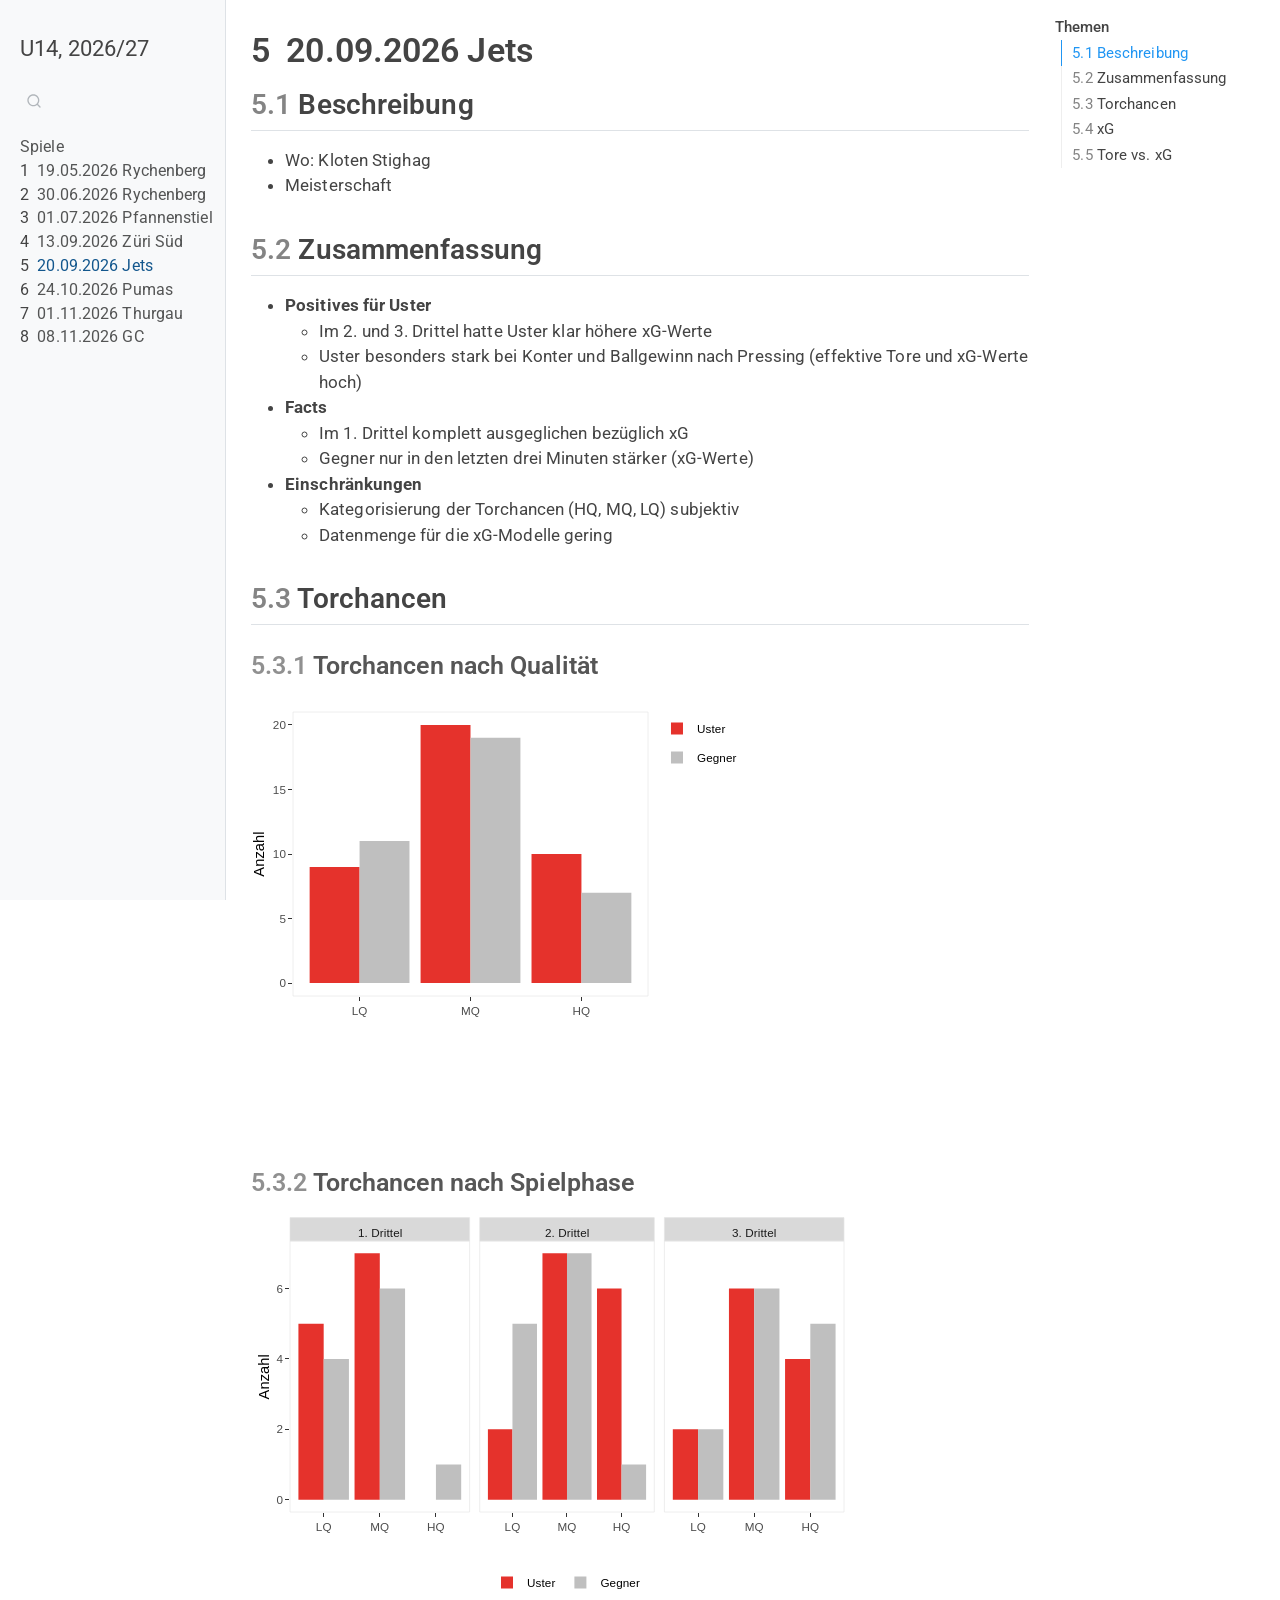
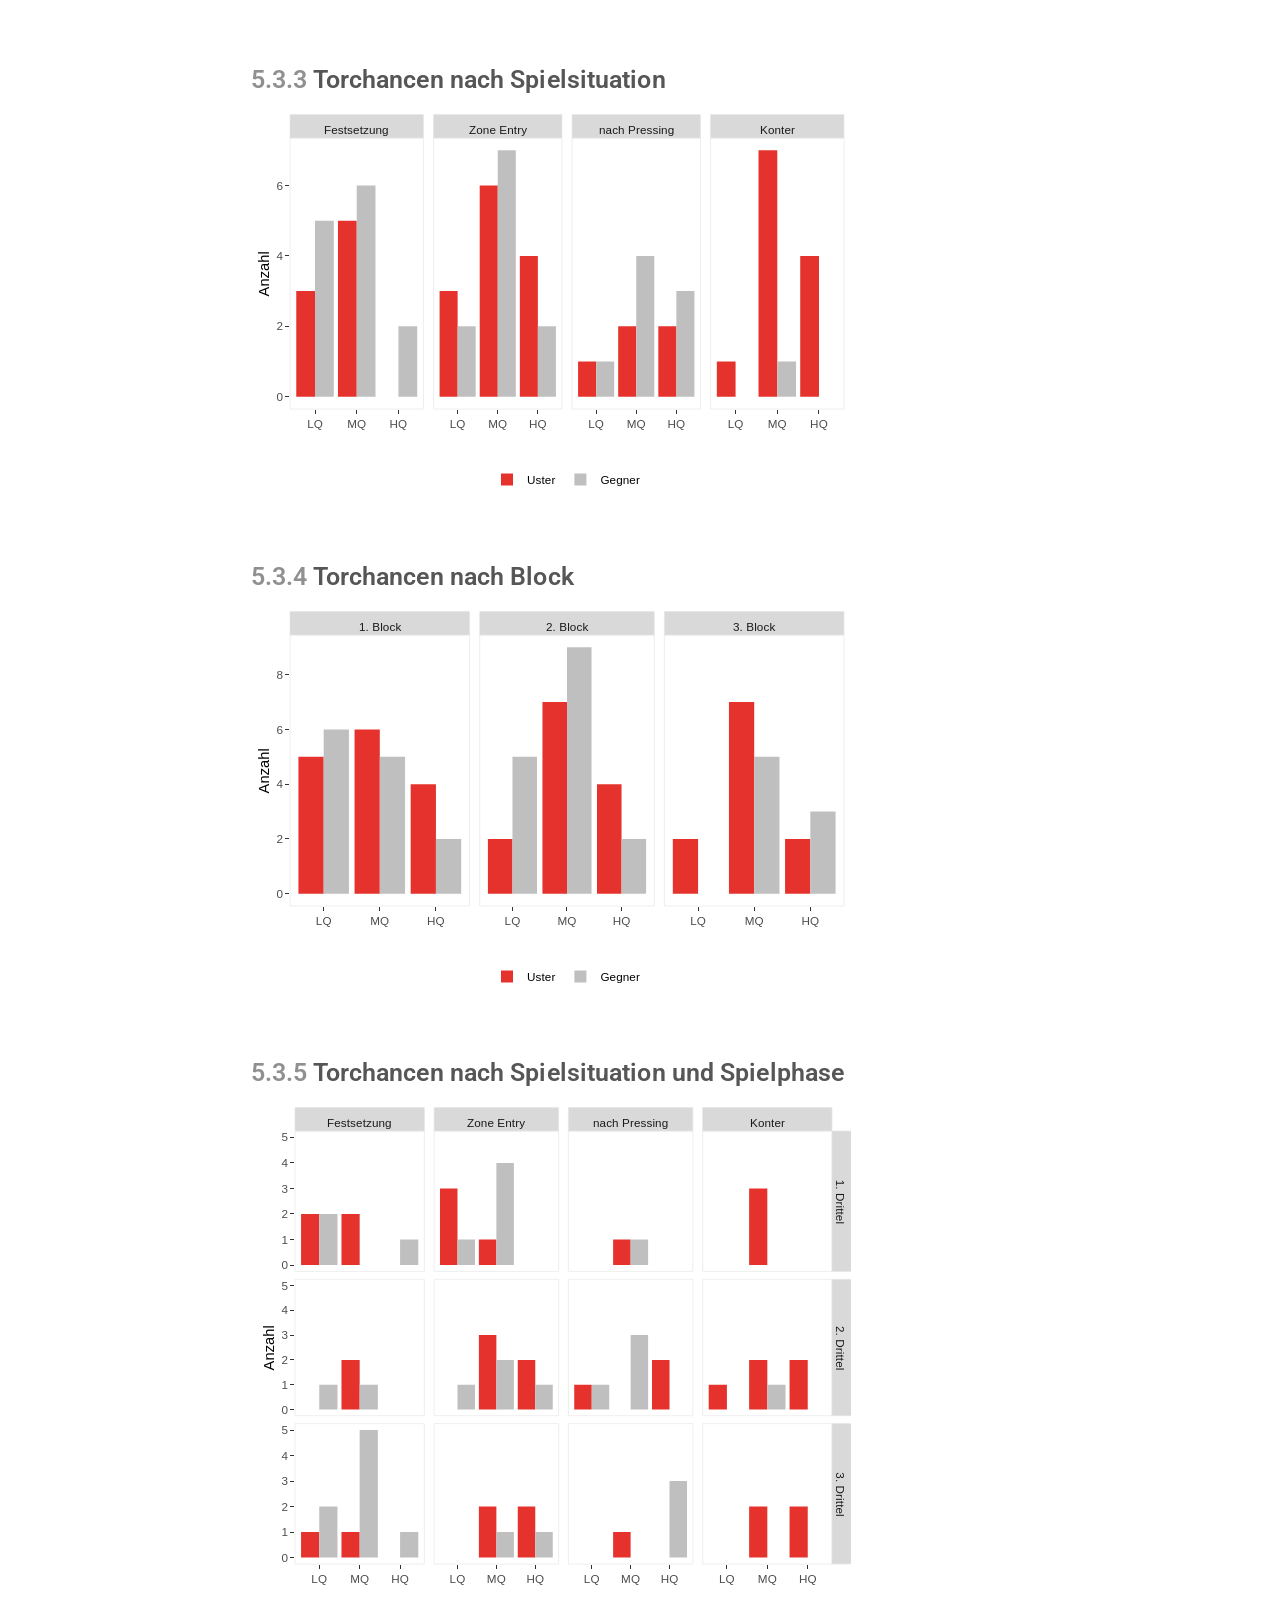
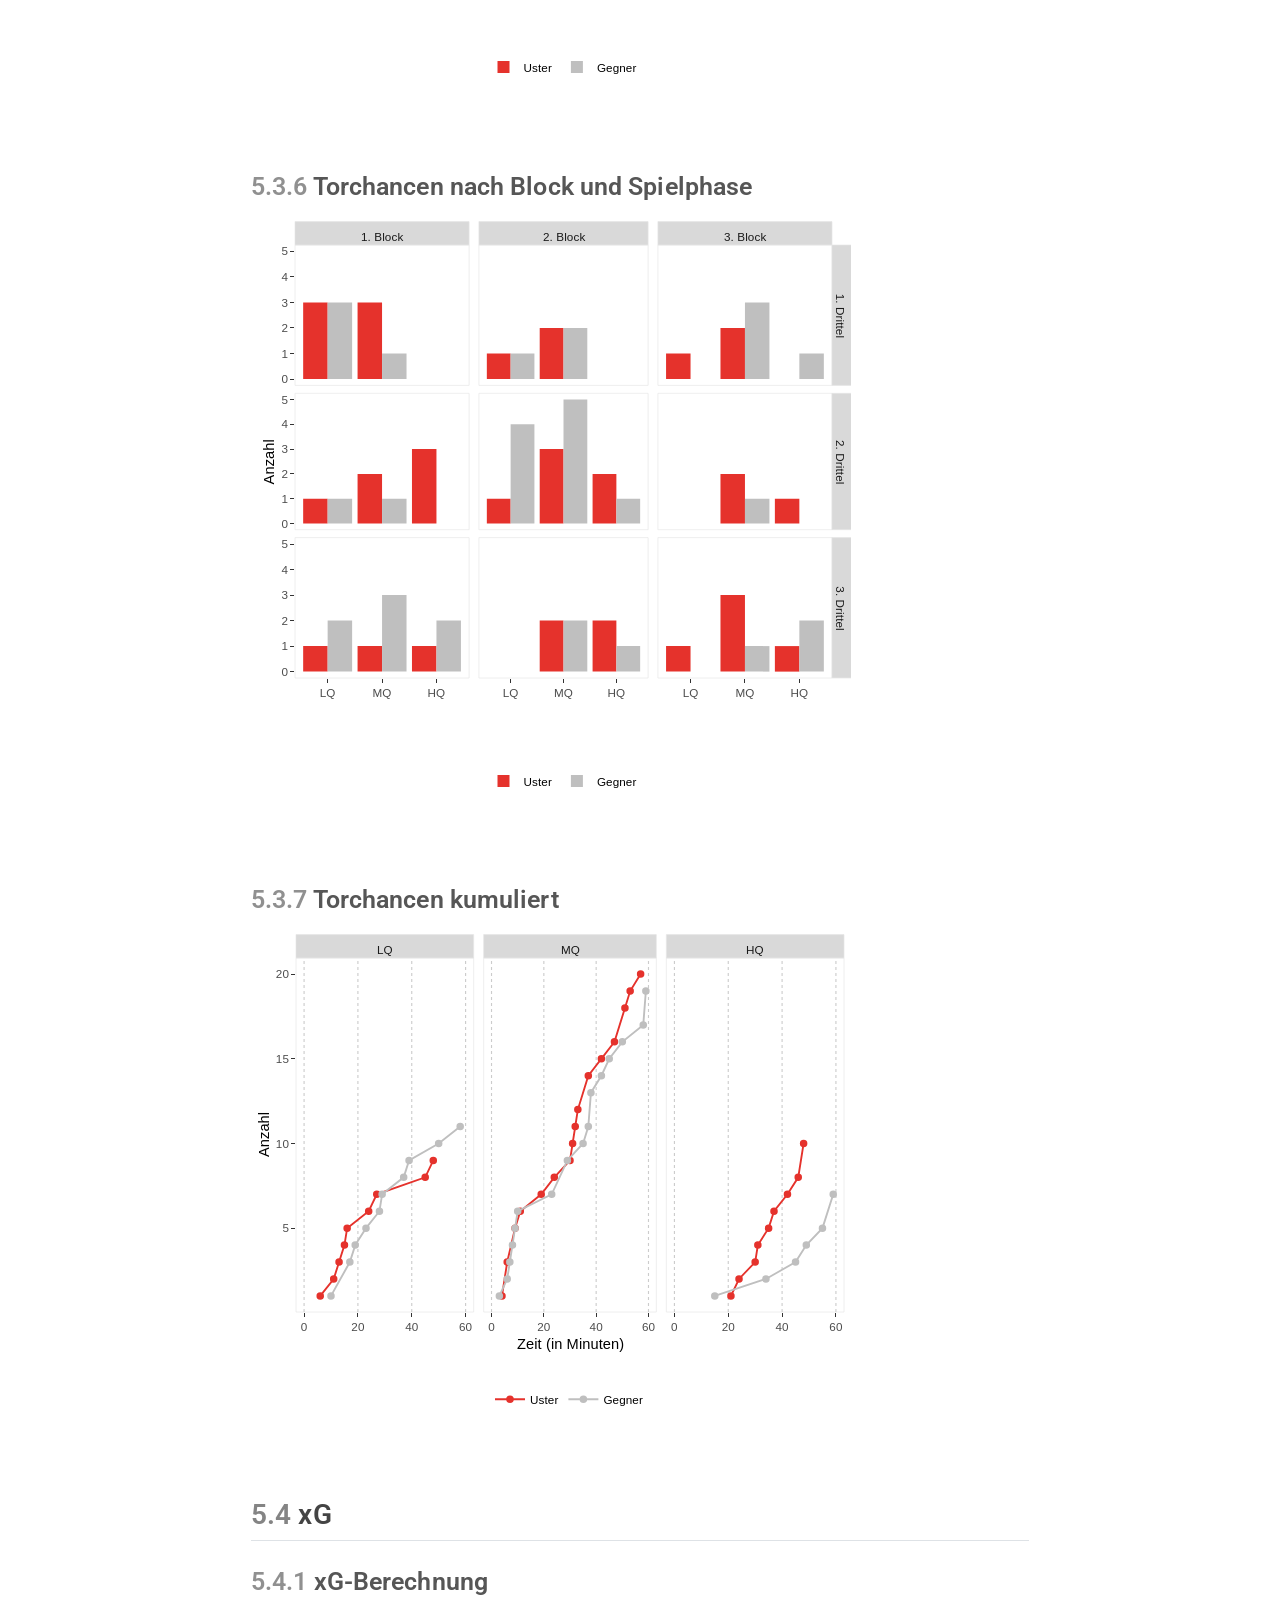
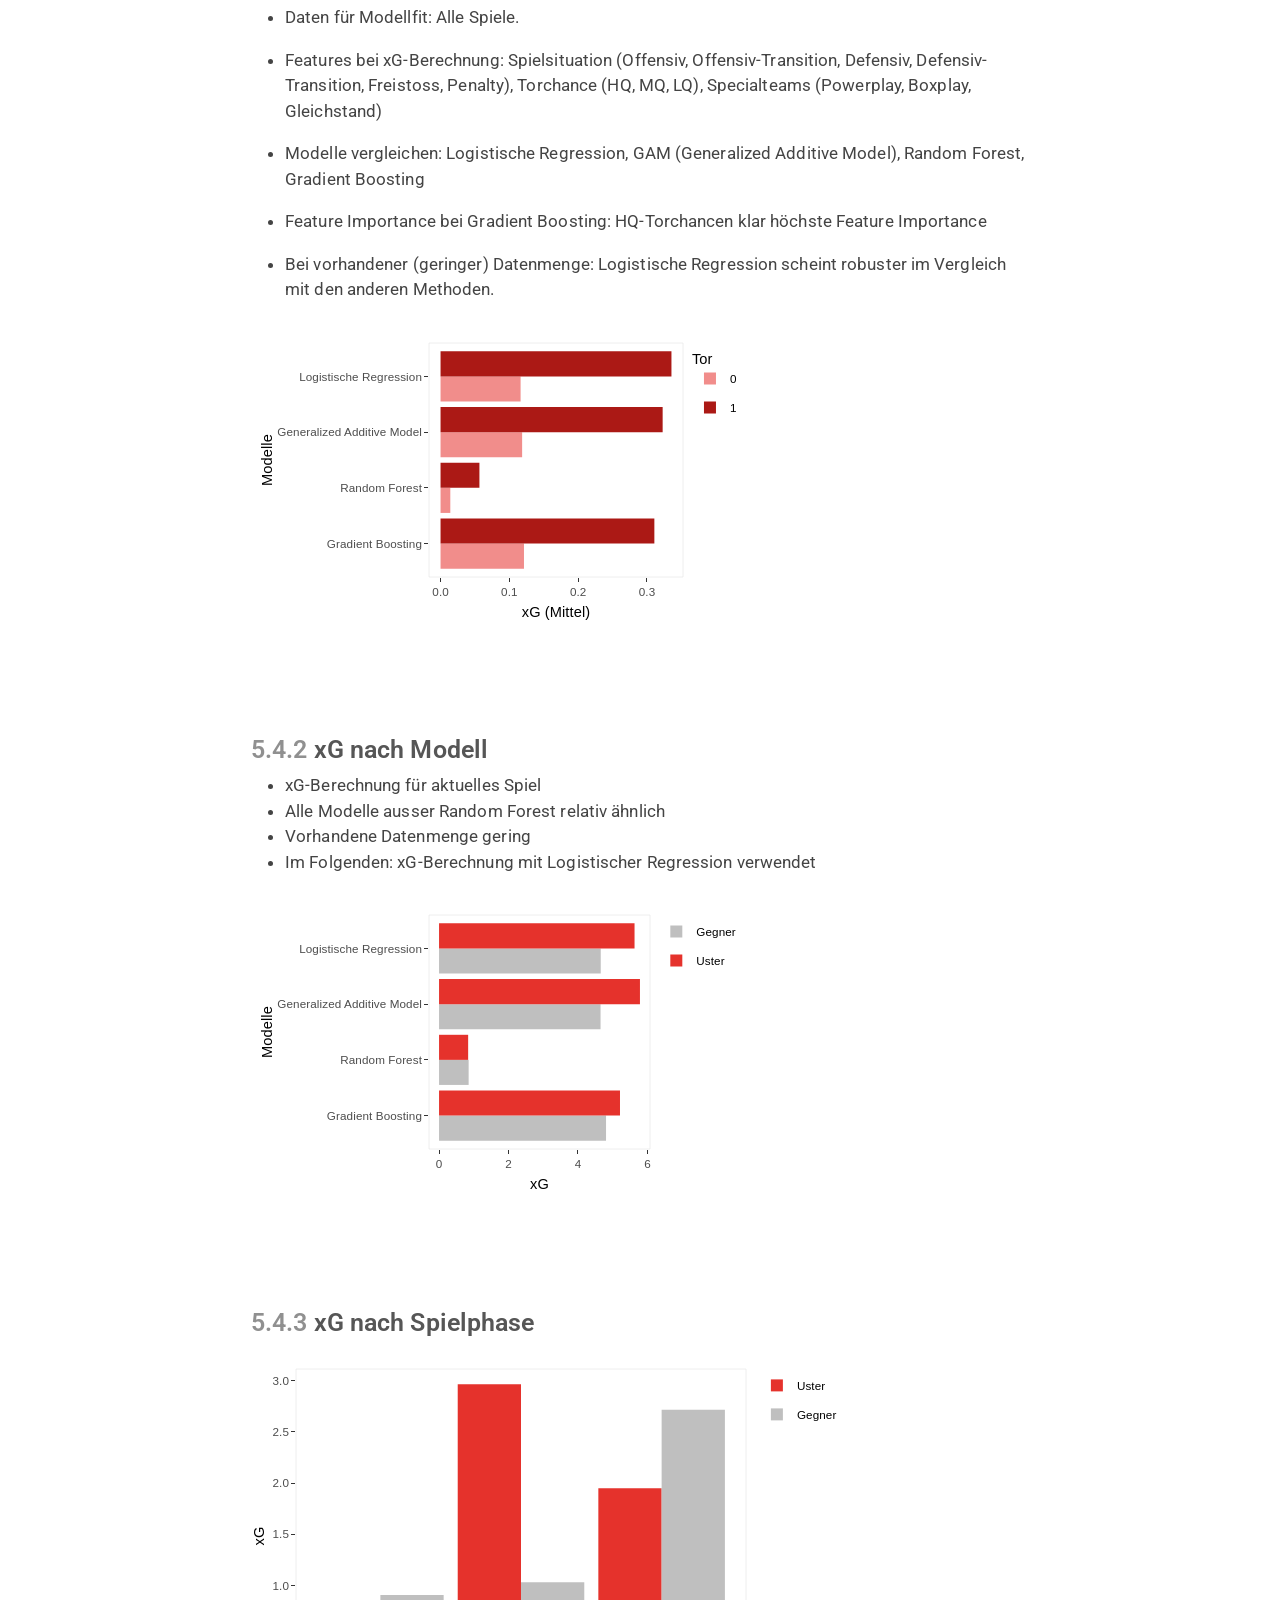
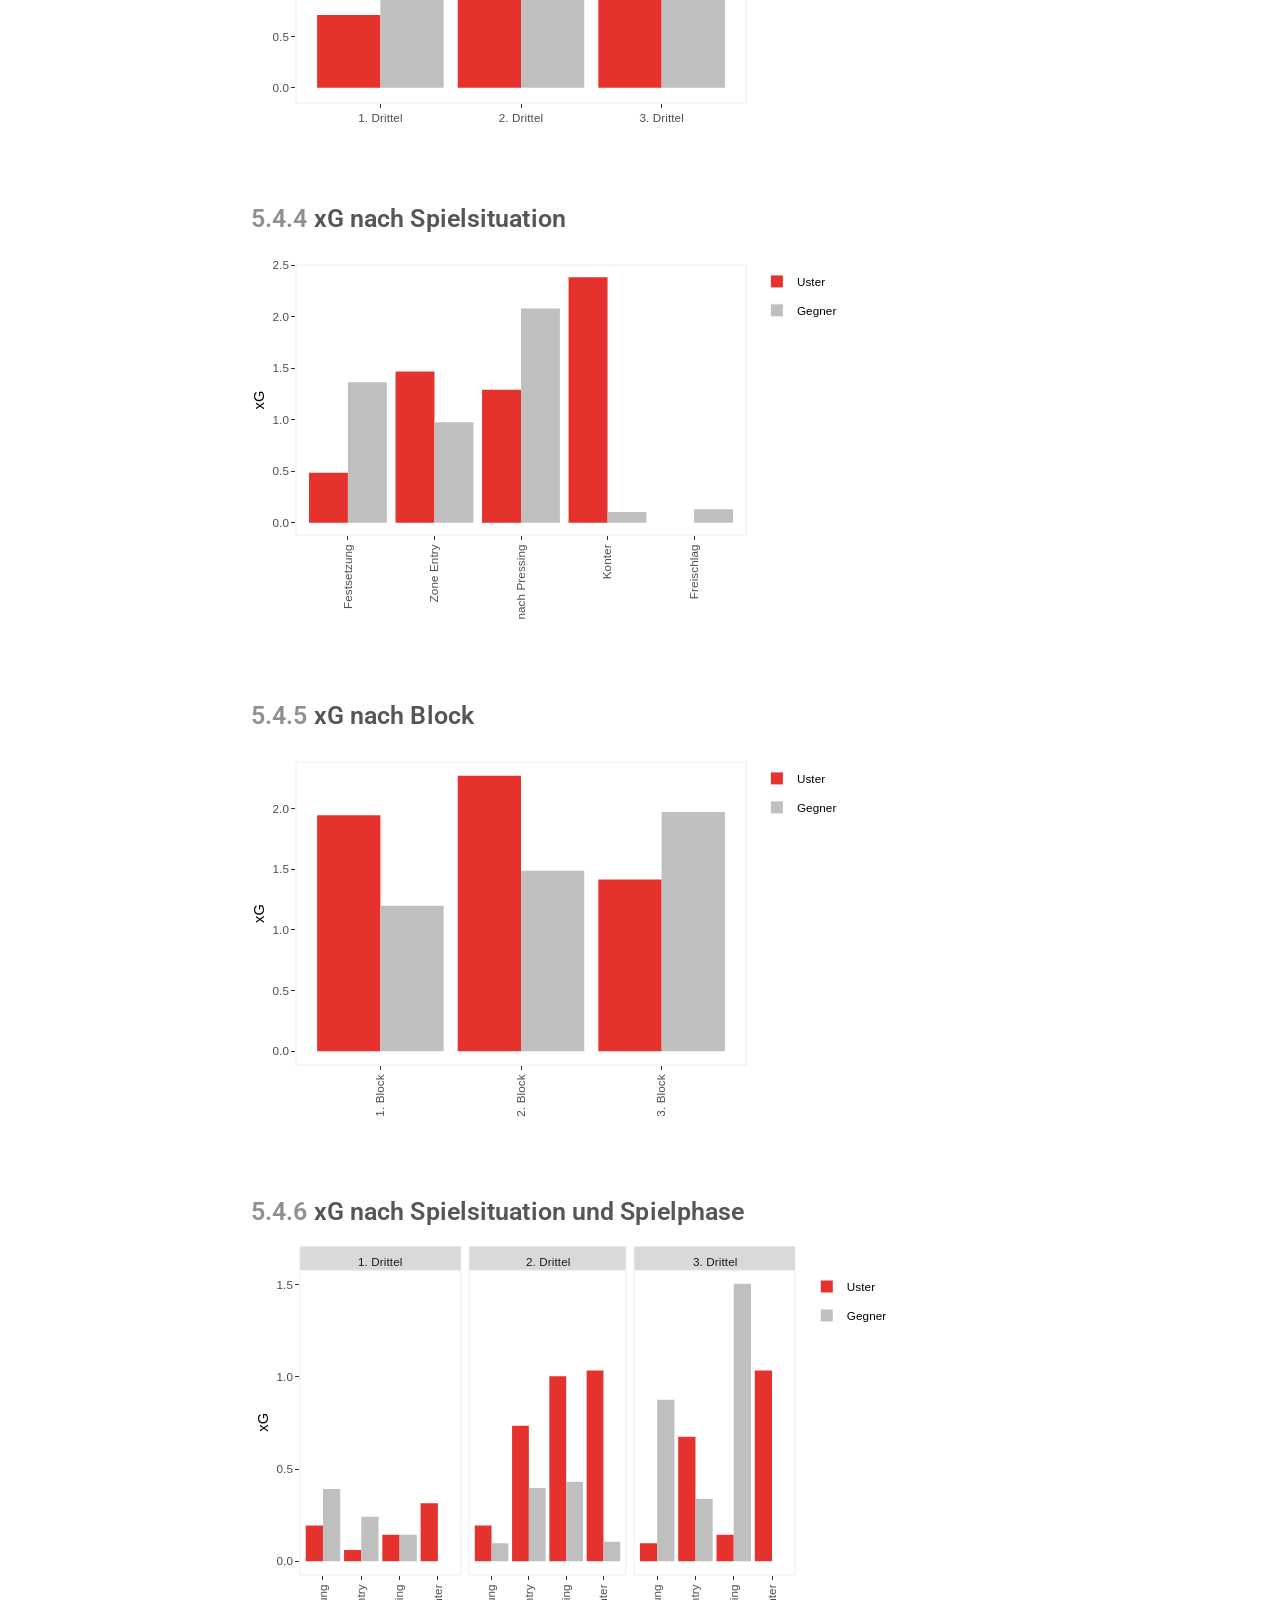
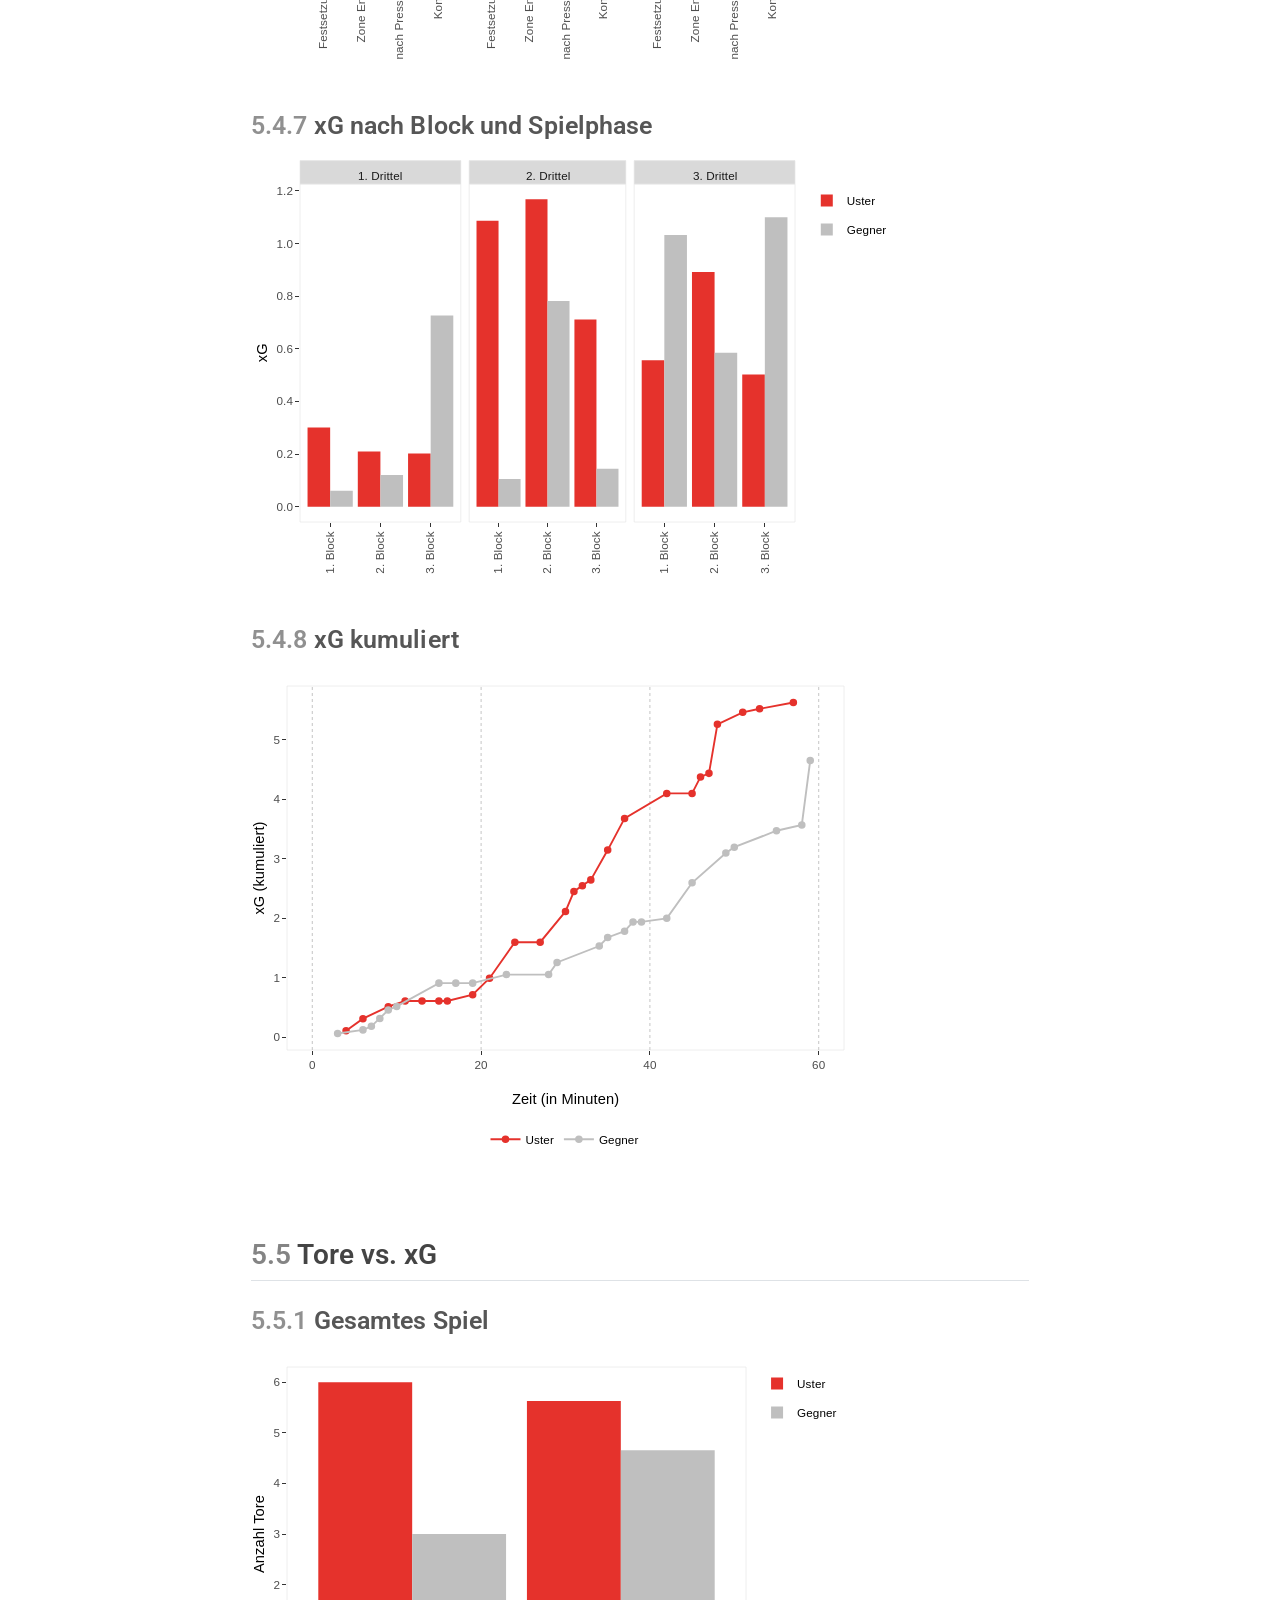
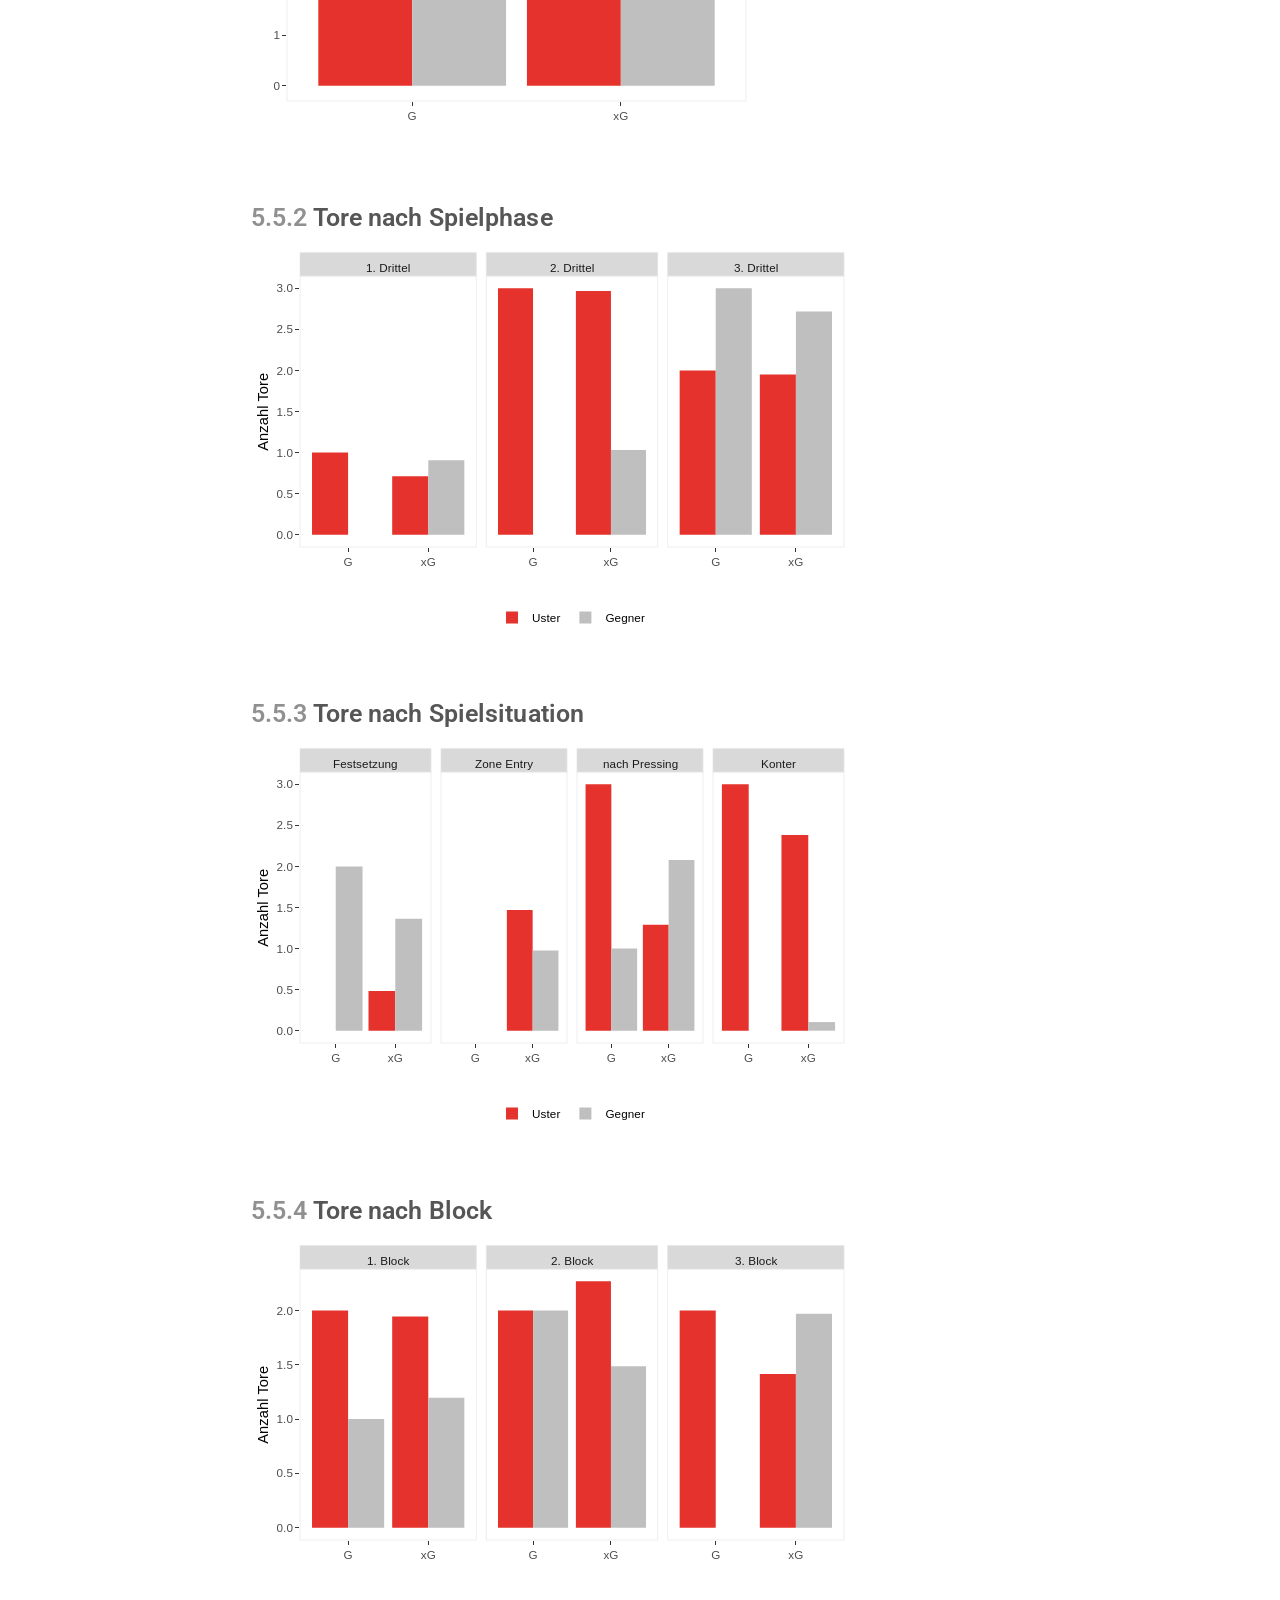
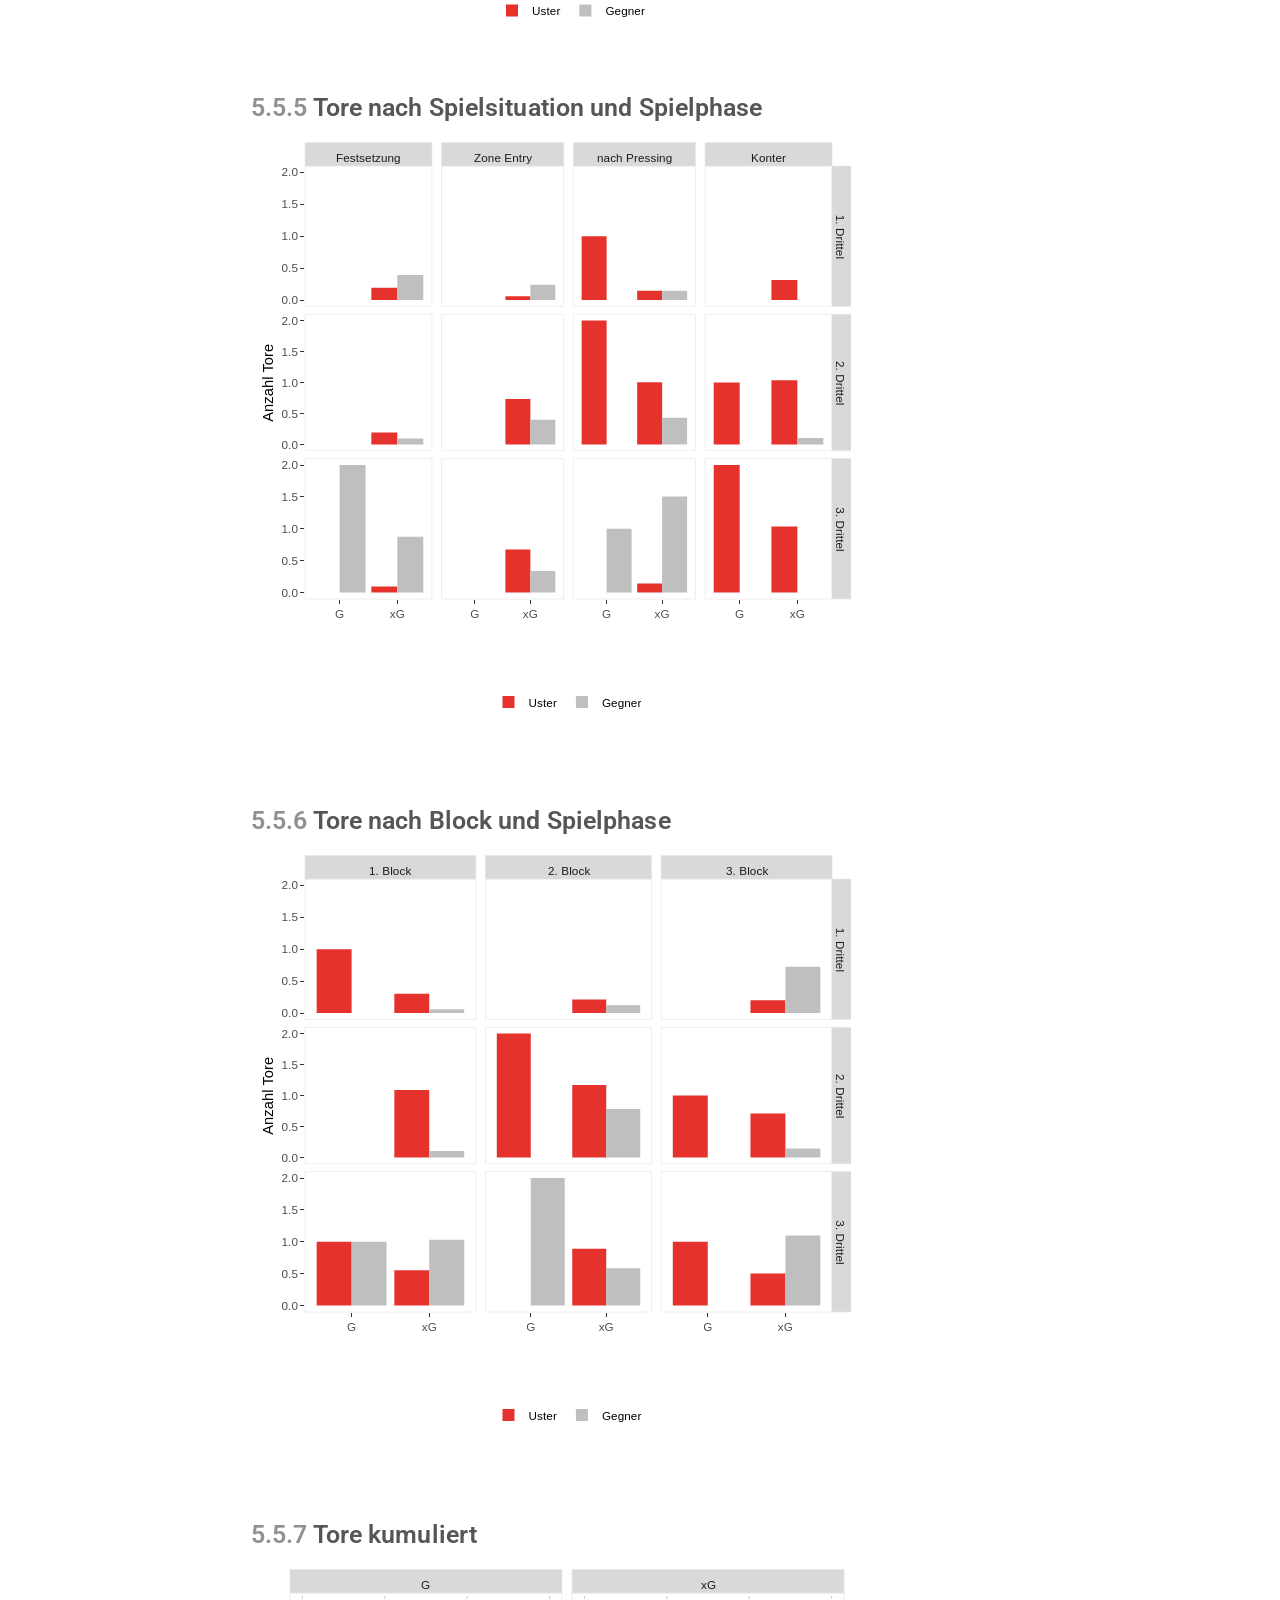
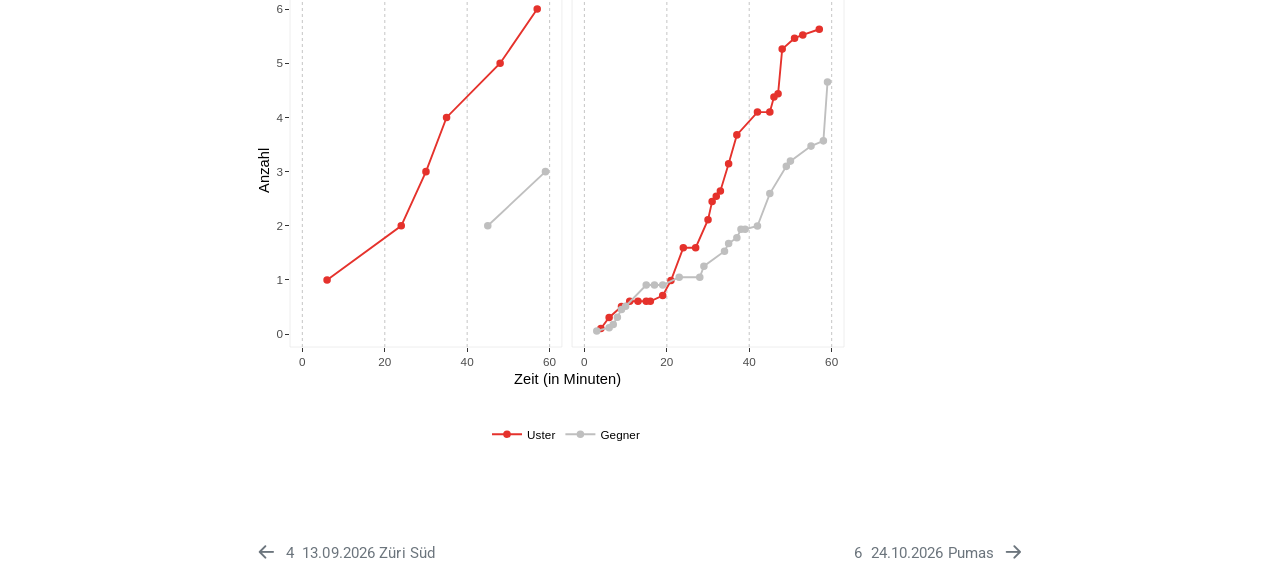
<file: quarto/2026-09-20_Kloten-Dietlikon-Jets.html>
<!DOCTYPE html>
<html xmlns="http://www.w3.org/1999/xhtml" lang="en" xml:lang="en"><head>

<meta charset="utf-8">
<meta name="generator" content="quarto-1.10.18">

<meta name="viewport" content="width=device-width, initial-scale=1.0, user-scalable=yes">


<title>5&nbsp; 20.09.2026 Jets – U14, 2026/27</title>
<style>
/* Default styles provided by pandoc.
** See https://pandoc.org/MANUAL.html#variables-for-html for config info.
*/
span.smallcaps{font-variant: small-caps;}
div.columns{display: flex; gap: 1.5em;}
div.column{flex: auto;}
@media screen {
div.columns{gap: min(4vw, 1.5em);}
div.column{overflow-x: auto;}
}
div.hanging-indent{margin-left: 1.5em; text-indent: -1.5em;}
ul.task-list{list-style: none;}
ul.task-list li input[type="checkbox"] {
  width: 0.8em;
  margin: 0 0.8em 0.2em -1em; /* quarto-specific, see https://github.com/quarto-dev/quarto-cli/issues/4556 */ 
  vertical-align: middle;
}
</style>


<script src="../site_libs/quarto-nav/quarto-nav.js"></script>
<script src="../site_libs/quarto-nav/headroom.min.js"></script>
<script src="../site_libs/clipboard/clipboard.min.js"></script>
<script src="../site_libs/quarto-search/autocomplete.umd.js"></script>
<script src="../site_libs/quarto-search/fuse.min.js"></script>
<script src="../site_libs/quarto-search/quarto-search.js"></script>
<meta name="quarto:offset" content="../">
<link href="../quarto/2026-10-24_Pumas.html" rel="next">
<link href="../quarto/2026-09-13_Zueri-Sued.html" rel="prev">
<script src="../site_libs/quarto-html/quarto.js" type="module"></script>
<script src="../site_libs/quarto-html/tabsets/tabsets.js" type="module"></script>
<script src="../site_libs/quarto-html/popper.min.js"></script>
<script src="../site_libs/quarto-html/tippy.umd.min.js"></script>
<script src="../site_libs/quarto-html/anchor.min.js"></script>
<link href="../site_libs/quarto-html/tippy.css" rel="stylesheet">
<link href="../site_libs/quarto-html/quarto-syntax-highlighting-64a204ab8560d761af7679ceaba22944.css" rel="stylesheet" id="quarto-text-highlighting-styles">
<script src="../site_libs/bootstrap/bootstrap.min.js"></script>
<link href="../site_libs/bootstrap/bootstrap-icons.css" rel="stylesheet">
<link href="../site_libs/bootstrap/bootstrap-8370a5367d6108a592df96bd5bd80613.min.css" rel="stylesheet" append-hash="true" id="quarto-bootstrap" data-mode="light">
<script id="quarto-search-options" type="application/json">{
  "location": "sidebar",
  "copy-button": false,
  "collapse-after": 3,
  "panel-placement": "start",
  "type": "textbox",
  "limit": 50,
  "keyboard-shortcut": [
    "f",
    "/",
    "s"
  ],
  "show-item-context": false,
  "language": {
    "search-no-results-text": "No results",
    "search-matching-documents-text": "matching documents",
    "search-copy-link-title": "Copy link to search",
    "search-hide-matches-text": "Hide additional matches",
    "search-more-match-text": "more match in this document",
    "search-more-matches-text": "more matches in this document",
    "search-clear-button-title": "Clear",
    "search-text-placeholder": "",
    "search-detached-cancel-button-title": "Cancel",
    "search-submit-button-title": "Submit",
    "search-label": "Search"
  }
}</script>
<script src="../site_libs/htmlwidgets-1.6.4/htmlwidgets.js"></script>
<script src="../site_libs/plotly-binding-4.12.1/plotly.js"></script>
<script src="../site_libs/typedarray-0.1/typedarray.min.js"></script>
<script src="../site_libs/jquery-3.5.1/jquery.min.js"></script>
<link href="../site_libs/crosstalk-1.2.2/css/crosstalk.min.css" rel="stylesheet">
<script src="../site_libs/crosstalk-1.2.2/js/crosstalk.min.js"></script>
<link href="../site_libs/plotly-htmlwidgets-css-2.25.2/plotly-htmlwidgets.css" rel="stylesheet">
<script src="../site_libs/plotly-main-2.25.2/plotly-latest.min.js"></script>


<link rel="stylesheet" href="../styles.css">
</head>

<body class="nav-sidebar docked quarto-light">

<div id="quarto-search-results"></div>
  <header id="quarto-header" class="headroom fixed-top">
  <nav class="quarto-secondary-nav">
    <div class="container-fluid d-flex">
      <button type="button" class="quarto-btn-toggle btn" data-bs-toggle="collapse" role="button" data-bs-target=".quarto-sidebar-collapse-item" aria-controls="quarto-sidebar" aria-expanded="false" aria-label="Toggle sidebar navigation" onclick="if (window.quartoToggleHeadroom) { window.quartoToggleHeadroom(); }">
        <i class="bi bi-layout-text-sidebar-reverse"></i>
      </button>
        <nav class="quarto-page-breadcrumbs" aria-label="breadcrumb"><ol class="breadcrumb"><li class="breadcrumb-item"><a href="../quarto/2026-09-20_Kloten-Dietlikon-Jets.html"><span class="chapter-number">5</span>&nbsp; <span class="chapter-title">20.09.2026 Jets</span></a></li></ol></nav>
        <a class="flex-grow-1" role="navigation" data-bs-toggle="collapse" data-bs-target=".quarto-sidebar-collapse-item" aria-controls="quarto-sidebar" aria-expanded="false" aria-label="Toggle sidebar navigation" onclick="if (window.quartoToggleHeadroom) { window.quartoToggleHeadroom(); }">      
        </a>
      <button type="button" class="btn quarto-search-button" aria-label="Search" onclick="window.quartoOpenSearch();">
        <i class="bi bi-search"></i>
      </button>
    </div>
  </nav>
</header>
<!-- content -->
<div id="quarto-content" class="quarto-container page-columns page-rows-contents page-layout-full">
<!-- sidebar -->
  <nav id="quarto-sidebar" class="sidebar collapse collapse-horizontal quarto-sidebar-collapse-item sidebar-navigation docked overflow-auto">
    <div class="pt-lg-2 mt-2 text-left sidebar-header">
    <div class="sidebar-title mb-0 py-0">
      <a href="../">U14, 2026/27</a> 
    </div>
      </div>
        <div class="mt-2 flex-shrink-0 align-items-center">
        <div class="sidebar-search">
        <div id="quarto-search" class="" title="Search"></div>
        </div>
        </div>
    <div class="sidebar-menu-container"> 
    <ul class="list-unstyled mt-1">
        <li class="sidebar-item">
  <div class="sidebar-item-container"> 
  <a href="../index.html" class="sidebar-item-text sidebar-link">
 <span class="menu-text">Spiele</span></a>
  </div>
</li>
        <li class="sidebar-item">
  <div class="sidebar-item-container"> 
  <a href="../quarto/2026-05-19_Rychenberg.html" class="sidebar-item-text sidebar-link">
 <span class="menu-text"><span class="chapter-number">1</span>&nbsp; <span class="chapter-title">19.05.2026 Rychenberg</span></span></a>
  </div>
</li>
        <li class="sidebar-item">
  <div class="sidebar-item-container"> 
  <a href="../quarto/2026-06-30_Rychenberg.html" class="sidebar-item-text sidebar-link">
 <span class="menu-text"><span class="chapter-number">2</span>&nbsp; <span class="chapter-title">30.06.2026 Rychenberg</span></span></a>
  </div>
</li>
        <li class="sidebar-item">
  <div class="sidebar-item-container"> 
  <a href="../quarto/2026-07-01_Pfannenstiel.html" class="sidebar-item-text sidebar-link">
 <span class="menu-text"><span class="chapter-number">3</span>&nbsp; <span class="chapter-title">01.07.2026 Pfannenstiel</span></span></a>
  </div>
</li>
        <li class="sidebar-item">
  <div class="sidebar-item-container"> 
  <a href="../quarto/2026-09-13_Zueri-Sued.html" class="sidebar-item-text sidebar-link">
 <span class="menu-text"><span class="chapter-number">4</span>&nbsp; <span class="chapter-title">13.09.2026 Züri Süd</span></span></a>
  </div>
</li>
        <li class="sidebar-item">
  <div class="sidebar-item-container"> 
  <a href="../quarto/2026-09-20_Kloten-Dietlikon-Jets.html" class="sidebar-item-text sidebar-link active">
 <span class="menu-text"><span class="chapter-number">5</span>&nbsp; <span class="chapter-title">20.09.2026 Jets</span></span></a>
  </div>
</li>
        <li class="sidebar-item">
  <div class="sidebar-item-container"> 
  <a href="../quarto/2026-10-24_Pumas.html" class="sidebar-item-text sidebar-link">
 <span class="menu-text"><span class="chapter-number">6</span>&nbsp; <span class="chapter-title">24.10.2026 Pumas</span></span></a>
  </div>
</li>
        <li class="sidebar-item">
  <div class="sidebar-item-container"> 
  <a href="../quarto/2026-11-01_Thurgau.html" class="sidebar-item-text sidebar-link">
 <span class="menu-text"><span class="chapter-number">7</span>&nbsp; <span class="chapter-title">01.11.2026 Thurgau</span></span></a>
  </div>
</li>
        <li class="sidebar-item">
  <div class="sidebar-item-container"> 
  <a href="../quarto/2026-11-08_GC.html" class="sidebar-item-text sidebar-link">
 <span class="menu-text"><span class="chapter-number">8</span>&nbsp; <span class="chapter-title">08.11.2026 GC</span></span></a>
  </div>
</li>
    </ul>
    </div>
</nav>
<div id="quarto-sidebar-glass" class="quarto-sidebar-collapse-item" data-bs-toggle="collapse" data-bs-target=".quarto-sidebar-collapse-item"></div>
<!-- margin-sidebar -->
    <div id="quarto-margin-sidebar" class="sidebar margin-sidebar">
        <nav id="TOC" role="doc-toc" class="toc-active">
    <h2 id="toc-title">Themen</h2>
   
  <ul>
  <li><a href="#beschreibung" id="toc-beschreibung" class="nav-link active" data-scroll-target="#beschreibung"><span class="header-section-number">5.1</span> Beschreibung</a></li>
  <li><a href="#zusammenfassung" id="toc-zusammenfassung" class="nav-link" data-scroll-target="#zusammenfassung"><span class="header-section-number">5.2</span> Zusammenfassung</a></li>
  <li><a href="#torchancen" id="toc-torchancen" class="nav-link" data-scroll-target="#torchancen"><span class="header-section-number">5.3</span> Torchancen</a>
  <ul class="collapse">
  <li><a href="#torchancen-nach-qualität" id="toc-torchancen-nach-qualität" class="nav-link" data-scroll-target="#torchancen-nach-qualität"><span class="header-section-number">5.3.1</span> Torchancen nach Qualität</a></li>
  <li><a href="#torchancen-nach-spielphase" id="toc-torchancen-nach-spielphase" class="nav-link" data-scroll-target="#torchancen-nach-spielphase"><span class="header-section-number">5.3.2</span> Torchancen nach Spielphase</a></li>
  <li><a href="#torchancen-nach-spielsituation" id="toc-torchancen-nach-spielsituation" class="nav-link" data-scroll-target="#torchancen-nach-spielsituation"><span class="header-section-number">5.3.3</span> Torchancen nach Spielsituation</a></li>
  <li><a href="#torchancen-nach-block" id="toc-torchancen-nach-block" class="nav-link" data-scroll-target="#torchancen-nach-block"><span class="header-section-number">5.3.4</span> Torchancen nach Block</a></li>
  <li><a href="#torchancen-nach-spielsituation-und-spielphase" id="toc-torchancen-nach-spielsituation-und-spielphase" class="nav-link" data-scroll-target="#torchancen-nach-spielsituation-und-spielphase"><span class="header-section-number">5.3.5</span> Torchancen nach Spielsituation und Spielphase</a></li>
  <li><a href="#torchancen-nach-block-und-spielphase" id="toc-torchancen-nach-block-und-spielphase" class="nav-link" data-scroll-target="#torchancen-nach-block-und-spielphase"><span class="header-section-number">5.3.6</span> Torchancen nach Block und Spielphase</a></li>
  <li><a href="#torchancen-kumuliert" id="toc-torchancen-kumuliert" class="nav-link" data-scroll-target="#torchancen-kumuliert"><span class="header-section-number">5.3.7</span> Torchancen kumuliert</a></li>
  </ul></li>
  <li><a href="#xg" id="toc-xg" class="nav-link" data-scroll-target="#xg"><span class="header-section-number">5.4</span> xG</a>
  <ul class="collapse">
  <li><a href="#xg-berechnung" id="toc-xg-berechnung" class="nav-link" data-scroll-target="#xg-berechnung"><span class="header-section-number">5.4.1</span> xG-Berechnung</a></li>
  <li><a href="#xg-nach-modell" id="toc-xg-nach-modell" class="nav-link" data-scroll-target="#xg-nach-modell"><span class="header-section-number">5.4.2</span> xG nach Modell</a></li>
  <li><a href="#xg-nach-spielphase" id="toc-xg-nach-spielphase" class="nav-link" data-scroll-target="#xg-nach-spielphase"><span class="header-section-number">5.4.3</span> xG nach Spielphase</a></li>
  <li><a href="#xg-nach-spielsituation" id="toc-xg-nach-spielsituation" class="nav-link" data-scroll-target="#xg-nach-spielsituation"><span class="header-section-number">5.4.4</span> xG nach Spielsituation</a></li>
  <li><a href="#xg-nach-block" id="toc-xg-nach-block" class="nav-link" data-scroll-target="#xg-nach-block"><span class="header-section-number">5.4.5</span> xG nach Block</a></li>
  <li><a href="#xg-nach-spielsituation-und-spielphase" id="toc-xg-nach-spielsituation-und-spielphase" class="nav-link" data-scroll-target="#xg-nach-spielsituation-und-spielphase"><span class="header-section-number">5.4.6</span> xG nach Spielsituation und Spielphase</a></li>
  <li><a href="#xg-nach-block-und-spielphase" id="toc-xg-nach-block-und-spielphase" class="nav-link" data-scroll-target="#xg-nach-block-und-spielphase"><span class="header-section-number">5.4.7</span> xG nach Block und Spielphase</a></li>
  <li><a href="#xg-kumuliert" id="toc-xg-kumuliert" class="nav-link" data-scroll-target="#xg-kumuliert"><span class="header-section-number">5.4.8</span> xG kumuliert</a></li>
  </ul></li>
  <li><a href="#tore-vs.-xg" id="toc-tore-vs.-xg" class="nav-link" data-scroll-target="#tore-vs.-xg"><span class="header-section-number">5.5</span> Tore vs.&nbsp;xG</a>
  <ul class="collapse">
  <li><a href="#gesamtes-spiel" id="toc-gesamtes-spiel" class="nav-link" data-scroll-target="#gesamtes-spiel"><span class="header-section-number">5.5.1</span> Gesamtes Spiel</a></li>
  <li><a href="#tore-nach-spielphase" id="toc-tore-nach-spielphase" class="nav-link" data-scroll-target="#tore-nach-spielphase"><span class="header-section-number">5.5.2</span> Tore nach Spielphase</a></li>
  <li><a href="#tore-nach-spielsituation" id="toc-tore-nach-spielsituation" class="nav-link" data-scroll-target="#tore-nach-spielsituation"><span class="header-section-number">5.5.3</span> Tore nach Spielsituation</a></li>
  <li><a href="#tore-nach-block" id="toc-tore-nach-block" class="nav-link" data-scroll-target="#tore-nach-block"><span class="header-section-number">5.5.4</span> Tore nach Block</a></li>
  <li><a href="#tore-nach-spielsituation-und-spielphase" id="toc-tore-nach-spielsituation-und-spielphase" class="nav-link" data-scroll-target="#tore-nach-spielsituation-und-spielphase"><span class="header-section-number">5.5.5</span> Tore nach Spielsituation und Spielphase</a></li>
  <li><a href="#tore-nach-block-und-spielphase" id="toc-tore-nach-block-und-spielphase" class="nav-link" data-scroll-target="#tore-nach-block-und-spielphase"><span class="header-section-number">5.5.6</span> Tore nach Block und Spielphase</a></li>
  <li><a href="#tore-kumuliert" id="toc-tore-kumuliert" class="nav-link" data-scroll-target="#tore-kumuliert"><span class="header-section-number">5.5.7</span> Tore kumuliert</a></li>
  </ul></li>
  </ul>
</nav>
    </div>
<!-- main -->
<main class="content column-body" id="quarto-document-content">

<header id="title-block-header" class="quarto-title-block default">
<div class="quarto-title">
<h1 class="title"><span class="chapter-number">5</span>&nbsp; <span class="chapter-title">20.09.2026 Jets</span></h1>
</div>



<div class="quarto-title-meta column-body">

    
  
    
  </div>
  


</header>


<section id="beschreibung" class="level2" data-number="5.1">
<h2 data-number="5.1" class="anchored" data-anchor-id="beschreibung"><span class="header-section-number">5.1</span> Beschreibung</h2>
<ul>
<li>Wo: Kloten Stighag</li>
<li>Meisterschaft</li>
</ul>
</section>
<section id="zusammenfassung" class="level2" data-number="5.2">
<h2 data-number="5.2" class="anchored" data-anchor-id="zusammenfassung"><span class="header-section-number">5.2</span> Zusammenfassung</h2>
<ul>
<li><strong>Positives für Uster</strong>
<ul>
<li>Im 2. und 3. Drittel hatte Uster klar höhere xG-Werte</li>
<li>Uster besonders stark bei Konter und Ballgewinn nach Pressing (effektive Tore und xG-Werte hoch)</li>
</ul></li>
<li><strong>Facts</strong>
<ul>
<li>Im 1. Drittel komplett ausgeglichen bezüglich xG</li>
<li>Gegner nur in den letzten drei Minuten stärker (xG-Werte)</li>
</ul></li>
<li><strong>Einschränkungen</strong>
<ul>
<li>Kategorisierung der Torchancen (HQ, MQ, LQ) subjektiv</li>
<li>Datenmenge für die xG-Modelle gering</li>
</ul></li>
</ul>
</section>
<section id="torchancen" class="level2" data-number="5.3">
<h2 data-number="5.3" class="anchored" data-anchor-id="torchancen"><span class="header-section-number">5.3</span> Torchancen</h2>
<section id="torchancen-nach-qualität" class="level3" data-number="5.3.1">
<h3 data-number="5.3.1" class="anchored" data-anchor-id="torchancen-nach-qualität"><span class="header-section-number">5.3.1</span> Torchancen nach Qualität</h3>
<div class="cell">
<div class="cell-output-display">
<div id="htmlwidget-8efd1a20f63cd9025170" style="width:100%;height:454px;" class="plotly html-widget"></div>
<script type="application/json" data-for="htmlwidget-8efd1a20f63cd9025170">{"x":{"data":[{"orientation":"v","width":[0.44999999999999996,0.45000000000000018,0.45000000000000018],"base":[0,0,0],"x":[0.77500000000000002,1.7749999999999999,2.7749999999999999],"y":[9,20,10],"text":["chance: LQ<br />n:  9<br />team: Uster","chance: MQ<br />n: 20<br />team: Uster","chance: HQ<br />n: 10<br />team: Uster"],"type":"bar","textposition":"none","marker":{"autocolorscale":false,"color":"rgba(229,50,44,1)","line":{"width":1.8897637795275593,"color":"transparent"}},"name":"Uster","legendgroup":"Uster","showlegend":true,"xaxis":"x","yaxis":"y","hoverinfo":"text","frame":null},{"orientation":"v","width":[0.45000000000000018,0.45000000000000018,0.45000000000000018],"base":[0,0,0],"x":[1.2250000000000001,2.2250000000000001,3.2250000000000001],"y":[11,19,7],"text":["chance: LQ<br />n: 11<br />team: Gegner","chance: MQ<br />n: 19<br />team: Gegner","chance: HQ<br />n:  7<br />team: Gegner"],"type":"bar","textposition":"none","marker":{"autocolorscale":false,"color":"rgba(191,191,191,1)","line":{"width":1.8897637795275593,"color":"transparent"}},"name":"Gegner","legendgroup":"Gegner","showlegend":true,"xaxis":"x","yaxis":"y","hoverinfo":"text","frame":null}],"layout":{"margin":{"t":23.305936073059364,"r":7.3059360730593621,"b":22.648401826484022,"l":37.260273972602747},"plot_bgcolor":"rgba(255,255,255,1)","paper_bgcolor":"rgba(255,255,255,1)","font":{"color":"rgba(0,0,0,1)","family":"","size":14.611872146118724},"xaxis":{"domain":[0,1],"automargin":true,"type":"linear","autorange":false,"range":[0.40000000000000002,3.6000000000000001],"tickmode":"array","ticktext":["LQ","MQ","HQ"],"tickvals":[1,2,3],"categoryorder":"array","categoryarray":["LQ","MQ","HQ"],"nticks":null,"ticks":"outside","tickcolor":"rgba(51,51,51,1)","ticklen":3.6529680365296811,"tickwidth":0.66417600664176002,"showticklabels":true,"tickfont":{"color":"rgba(77,77,77,1)","family":"","size":11.68949771689498},"tickangle":-0,"showline":false,"linecolor":null,"linewidth":0,"showgrid":false,"gridcolor":null,"gridwidth":0,"zeroline":false,"anchor":"y","title":{"text":"","font":{"color":"rgba(0,0,0,1)","family":"","size":14.611872146118724}},"hoverformat":".2f"},"yaxis":{"domain":[0,1],"automargin":true,"type":"linear","autorange":false,"range":[-1,21],"tickmode":"array","ticktext":["0","5","10","15","20"],"tickvals":[0,5,10,15,20],"categoryorder":"array","categoryarray":["0","5","10","15","20"],"nticks":null,"ticks":"outside","tickcolor":"rgba(51,51,51,1)","ticklen":3.6529680365296811,"tickwidth":0.66417600664176002,"showticklabels":true,"tickfont":{"color":"rgba(77,77,77,1)","family":"","size":11.68949771689498},"tickangle":-0,"showline":false,"linecolor":null,"linewidth":0,"showgrid":false,"gridcolor":null,"gridwidth":0,"zeroline":false,"anchor":"x","title":{"text":"Anzahl","font":{"color":"rgba(0,0,0,1)","family":"","size":14.611872146118724}},"hoverformat":".2f"},"shapes":[{"type":"rect","fillcolor":"rgba(255,255,255,1)","line":{"color":"rgba(229,229,229,1)","width":0.66417600664176002,"linetype":"solid"},"yref":"paper","xref":"paper","layer":"below","x0":0,"x1":1,"y0":0,"y1":1}],"showlegend":true,"legend":{"bgcolor":"rgba(255,255,255,1)","bordercolor":"transparent","borderwidth":1.8897637795275593,"font":{"color":"rgba(0,0,0,1)","family":"","size":11.68949771689498},"title":{"text":"","font":{"color":"rgba(0,0,0,1)","family":"","size":14.611872146118724}}},"hovermode":"closest","width":500,"height":350,"barmode":"relative"},"config":{"doubleClick":"reset","modeBarButtonsToAdd":["hoverclosest","hovercompare"],"showSendToCloud":false},"source":"A","attrs":{"14158333ad6277":{"x":{},"y":{},"fill":{},"type":"bar"}},"cur_data":"14158333ad6277","visdat":{"14158333ad6277":["function (y) ","x"]},"highlight":{"on":"plotly_click","persistent":false,"dynamic":false,"selectize":false,"opacityDim":0.20000000000000001,"selected":{"opacity":1},"debounce":0},"shinyEvents":["plotly_hover","plotly_click","plotly_selected","plotly_relayout","plotly_brushed","plotly_brushing","plotly_clickannotation","plotly_doubleclick","plotly_deselect","plotly_afterplot","plotly_sunburstclick"],"base_url":"https://plot.ly"},"evals":[],"jsHooks":[]}</script>
</div>
</div>
</section>
<section id="torchancen-nach-spielphase" class="level3" data-number="5.3.2">
<h3 data-number="5.3.2" class="anchored" data-anchor-id="torchancen-nach-spielphase"><span class="header-section-number">5.3.2</span> Torchancen nach Spielphase</h3>
<div class="cell">
<div class="cell-output-display">
<div id="htmlwidget-69f598ccc6c8e2f7f3c1" style="width:100%;height:433px;" class="plotly html-widget"></div>
<script type="application/json" data-for="htmlwidget-69f598ccc6c8e2f7f3c1">{"x":{"data":[{"orientation":"v","width":[0.44999999999999996,0.45000000000000018,0.45000000000000018],"base":[0,0,0],"x":[0.77500000000000002,1.7749999999999999,2.7749999999999999],"y":[5,7,0],"text":["chance: LQ<br />n: 5<br />team: Uster","chance: MQ<br />n: 7<br />team: Uster","chance: HQ<br />n: 0<br />team: Uster"],"type":"bar","textposition":"none","marker":{"autocolorscale":false,"color":"rgba(229,50,44,1)","line":{"width":1.8897637795275593,"color":"transparent"}},"name":"Uster","legendgroup":"Uster","showlegend":true,"xaxis":"x","yaxis":"y","hoverinfo":"text","frame":null},{"orientation":"v","width":[0.44999999999999996,0.45000000000000018,0.45000000000000018],"base":[0,0,0],"x":[0.77500000000000002,1.7749999999999999,2.7749999999999999],"y":[2,7,6],"text":["chance: LQ<br />n: 2<br />team: Uster","chance: MQ<br />n: 7<br />team: Uster","chance: HQ<br />n: 6<br />team: Uster"],"type":"bar","textposition":"none","marker":{"autocolorscale":false,"color":"rgba(229,50,44,1)","line":{"width":1.8897637795275593,"color":"transparent"}},"name":"Uster","legendgroup":"Uster","showlegend":false,"xaxis":"x2","yaxis":"y","hoverinfo":"text","frame":null},{"orientation":"v","width":[0.44999999999999996,0.45000000000000018,0.45000000000000018],"base":[0,0,0],"x":[0.77500000000000002,1.7749999999999999,2.7749999999999999],"y":[2,6,4],"text":["chance: LQ<br />n: 2<br />team: Uster","chance: MQ<br />n: 6<br />team: Uster","chance: HQ<br />n: 4<br />team: Uster"],"type":"bar","textposition":"none","marker":{"autocolorscale":false,"color":"rgba(229,50,44,1)","line":{"width":1.8897637795275593,"color":"transparent"}},"name":"Uster","legendgroup":"Uster","showlegend":false,"xaxis":"x3","yaxis":"y","hoverinfo":"text","frame":null},{"orientation":"v","width":[0.45000000000000018,0.45000000000000018,0.45000000000000018],"base":[0,0,0],"x":[1.2250000000000001,2.2250000000000001,3.2250000000000001],"y":[4,6,1],"text":["chance: LQ<br />n: 4<br />team: Gegner","chance: MQ<br />n: 6<br />team: Gegner","chance: HQ<br />n: 1<br />team: Gegner"],"type":"bar","textposition":"none","marker":{"autocolorscale":false,"color":"rgba(191,191,191,1)","line":{"width":1.8897637795275593,"color":"transparent"}},"name":"Gegner","legendgroup":"Gegner","showlegend":true,"xaxis":"x","yaxis":"y","hoverinfo":"text","frame":null},{"orientation":"v","width":[0.45000000000000018,0.45000000000000018,0.45000000000000018],"base":[0,0,0],"x":[1.2250000000000001,2.2250000000000001,3.2250000000000001],"y":[5,7,1],"text":["chance: LQ<br />n: 5<br />team: Gegner","chance: MQ<br />n: 7<br />team: Gegner","chance: HQ<br />n: 1<br />team: Gegner"],"type":"bar","textposition":"none","marker":{"autocolorscale":false,"color":"rgba(191,191,191,1)","line":{"width":1.8897637795275593,"color":"transparent"}},"name":"Gegner","legendgroup":"Gegner","showlegend":false,"xaxis":"x2","yaxis":"y","hoverinfo":"text","frame":null},{"orientation":"v","width":[0.45000000000000018,0.45000000000000018,0.45000000000000018],"base":[0,0,0],"x":[1.2250000000000001,2.2250000000000001,3.2250000000000001],"y":[2,6,5],"text":["chance: LQ<br />n: 2<br />team: Gegner","chance: MQ<br />n: 6<br />team: Gegner","chance: HQ<br />n: 5<br />team: Gegner"],"type":"bar","textposition":"none","marker":{"autocolorscale":false,"color":"rgba(191,191,191,1)","line":{"width":1.8897637795275593,"color":"transparent"}},"name":"Gegner","legendgroup":"Gegner","showlegend":false,"xaxis":"x3","yaxis":"y","hoverinfo":"text","frame":null}],"layout":{"margin":{"t":34.995433789954348,"r":7.3059360730593621,"b":22.648401826484022,"l":31.415525114155255},"plot_bgcolor":"rgba(255,255,255,1)","paper_bgcolor":"rgba(255,255,255,1)","font":{"color":"rgba(0,0,0,1)","family":"","size":14.611872146118724},"xaxis":{"domain":[0,0.32420091324200911],"automargin":true,"type":"linear","autorange":false,"range":[0.40000000000000002,3.6000000000000001],"tickmode":"array","ticktext":["LQ","MQ","HQ"],"tickvals":[1,2,3],"categoryorder":"array","categoryarray":["LQ","MQ","HQ"],"nticks":null,"ticks":"outside","tickcolor":"rgba(51,51,51,1)","ticklen":3.6529680365296811,"tickwidth":0.66417600664176002,"showticklabels":true,"tickfont":{"color":"rgba(77,77,77,1)","family":"","size":11.68949771689498},"tickangle":-0,"showline":false,"linecolor":null,"linewidth":0,"showgrid":false,"gridcolor":null,"gridwidth":0,"zeroline":false,"anchor":"y","title":"","hoverformat":".2f"},"yaxis":{"domain":[0,1],"automargin":true,"type":"linear","autorange":false,"range":[-0.35000000000000003,7.3499999999999996],"tickmode":"array","ticktext":["0","2","4","6"],"tickvals":[0,2,3.9999999999999996,6],"categoryorder":"array","categoryarray":["0","2","4","6"],"nticks":null,"ticks":"outside","tickcolor":"rgba(51,51,51,1)","ticklen":3.6529680365296811,"tickwidth":0.66417600664176002,"showticklabels":true,"tickfont":{"color":"rgba(77,77,77,1)","family":"","size":11.68949771689498},"tickangle":-0,"showline":false,"linecolor":null,"linewidth":0,"showgrid":false,"gridcolor":null,"gridwidth":0,"zeroline":false,"anchor":"x","title":"","hoverformat":".2f"},"annotations":[{"text":"Anzahl","x":0,"y":0.5,"showarrow":false,"ax":0,"ay":0,"font":{"color":"rgba(0,0,0,1)","family":"","size":14.611872146118724},"xref":"paper","yref":"paper","textangle":-90,"xanchor":"right","yanchor":"center","annotationType":"axis","xshift":-16.073059360730603},{"text":"1. Drittel","x":0.16210045662100456,"y":1,"showarrow":false,"ax":0,"ay":0,"font":{"color":"rgba(26,26,26,1)","family":"","size":11.68949771689498},"xref":"paper","yref":"paper","textangle":-0,"xanchor":"center","yanchor":"bottom"},{"text":"2. Drittel","x":0.5,"y":1,"showarrow":false,"ax":0,"ay":0,"font":{"color":"rgba(26,26,26,1)","family":"","size":11.68949771689498},"xref":"paper","yref":"paper","textangle":-0,"xanchor":"center","yanchor":"bottom"},{"text":"3. Drittel","x":0.83789954337899542,"y":1,"showarrow":false,"ax":0,"ay":0,"font":{"color":"rgba(26,26,26,1)","family":"","size":11.68949771689498},"xref":"paper","yref":"paper","textangle":-0,"xanchor":"center","yanchor":"bottom"}],"shapes":[{"type":"rect","fillcolor":"rgba(255,255,255,1)","line":{"color":"rgba(229,229,229,1)","width":0.66417600664176002,"linetype":"solid"},"yref":"paper","xref":"paper","layer":"below","x0":0,"x1":0.32420091324200911,"y0":0,"y1":1},{"type":"rect","fillcolor":"rgba(217,217,217,1)","line":{"color":"rgba(229,229,229,1)","width":0.66417600664176002,"linetype":"solid"},"yref":"paper","xref":"paper","layer":"below","x0":0,"x1":0.32420091324200911,"y0":0,"y1":23.37899543378996,"yanchor":1,"ysizemode":"pixel"},{"type":"rect","fillcolor":"rgba(255,255,255,1)","line":{"color":"rgba(229,229,229,1)","width":0.66417600664176002,"linetype":"solid"},"yref":"paper","xref":"paper","layer":"below","x0":0.34246575342465752,"x1":0.65753424657534243,"y0":0,"y1":1},{"type":"rect","fillcolor":"rgba(217,217,217,1)","line":{"color":"rgba(229,229,229,1)","width":0.66417600664176002,"linetype":"solid"},"yref":"paper","xref":"paper","layer":"below","x0":0.34246575342465752,"x1":0.65753424657534243,"y0":0,"y1":23.37899543378996,"yanchor":1,"ysizemode":"pixel"},{"type":"rect","fillcolor":"rgba(255,255,255,1)","line":{"color":"rgba(229,229,229,1)","width":0.66417600664176002,"linetype":"solid"},"yref":"paper","xref":"paper","layer":"below","x0":0.67579908675799083,"x1":1,"y0":0,"y1":1},{"type":"rect","fillcolor":"rgba(217,217,217,1)","line":{"color":"rgba(229,229,229,1)","width":0.66417600664176002,"linetype":"solid"},"yref":"paper","xref":"paper","layer":"below","x0":0.67579908675799083,"x1":1,"y0":0,"y1":23.37899543378996,"yanchor":1,"ysizemode":"pixel"}],"xaxis2":{"type":"linear","autorange":false,"range":[0.40000000000000002,3.6000000000000001],"tickmode":"array","ticktext":["LQ","MQ","HQ"],"tickvals":[1,2,3],"categoryorder":"array","categoryarray":["LQ","MQ","HQ"],"nticks":null,"ticks":"outside","tickcolor":"rgba(51,51,51,1)","ticklen":3.6529680365296811,"tickwidth":0.66417600664176002,"showticklabels":true,"tickfont":{"color":"rgba(77,77,77,1)","family":"","size":11.68949771689498},"tickangle":-0,"showline":false,"linecolor":null,"linewidth":0,"showgrid":false,"domain":[0.34246575342465752,0.65753424657534243],"gridcolor":null,"gridwidth":0,"zeroline":false,"anchor":"y","title":"","hoverformat":".2f"},"xaxis3":{"type":"linear","autorange":false,"range":[0.40000000000000002,3.6000000000000001],"tickmode":"array","ticktext":["LQ","MQ","HQ"],"tickvals":[1,2,3],"categoryorder":"array","categoryarray":["LQ","MQ","HQ"],"nticks":null,"ticks":"outside","tickcolor":"rgba(51,51,51,1)","ticklen":3.6529680365296811,"tickwidth":0.66417600664176002,"showticklabels":true,"tickfont":{"color":"rgba(77,77,77,1)","family":"","size":11.68949771689498},"tickangle":-0,"showline":false,"linecolor":null,"linewidth":0,"showgrid":false,"domain":[0.67579908675799083,1],"gridcolor":null,"gridwidth":0,"zeroline":false,"anchor":"y","title":"","hoverformat":".2f"},"showlegend":true,"legend":{"bgcolor":"rgba(255,255,255,1)","bordercolor":"transparent","borderwidth":1.8897637795275593,"font":{"color":"rgba(0,0,0,1)","family":"","size":11.68949771689498},"title":{"text":"","font":{"color":"rgba(0,0,0,1)","family":"","size":14.611872146118724}},"orientation":"h","x":0.5,"xanchor":"center","y":-0.20000000000000001,"yanchor":"top"},"hovermode":"closest","width":600,"height":400,"barmode":"relative"},"config":{"doubleClick":"reset","modeBarButtonsToAdd":["hoverclosest","hovercompare"],"showSendToCloud":false},"source":"A","attrs":{"1415835bf8fc2f":{"x":{},"y":{},"fill":{},"type":"bar"}},"cur_data":"1415835bf8fc2f","visdat":{"1415835bf8fc2f":["function (y) ","x"]},"highlight":{"on":"plotly_click","persistent":false,"dynamic":false,"selectize":false,"opacityDim":0.20000000000000001,"selected":{"opacity":1},"debounce":0},"shinyEvents":["plotly_hover","plotly_click","plotly_selected","plotly_relayout","plotly_brushed","plotly_brushing","plotly_clickannotation","plotly_doubleclick","plotly_deselect","plotly_afterplot","plotly_sunburstclick"],"base_url":"https://plot.ly"},"evals":[],"jsHooks":[]}</script>
</div>
</div>
</section>
<section id="torchancen-nach-spielsituation" class="level3" data-number="5.3.3">
<h3 data-number="5.3.3" class="anchored" data-anchor-id="torchancen-nach-spielsituation"><span class="header-section-number">5.3.3</span> Torchancen nach Spielsituation</h3>
<div class="cell">
<div class="cell-output-display">
<div id="htmlwidget-3705894088e519c53c95" style="width:100%;height:433px;" class="plotly html-widget"></div>
<script type="application/json" data-for="htmlwidget-3705894088e519c53c95">{"x":{"data":[{"orientation":"v","width":[0.44999999999999996,0.45000000000000018,0.45000000000000018],"base":[0,0,0],"x":[0.77500000000000002,1.7749999999999999,2.7749999999999999],"y":[3,5,0],"text":["chance: LQ<br />n: 3<br />team: Uster","chance: MQ<br />n: 5<br />team: Uster","chance: HQ<br />n: 0<br />team: Uster"],"type":"bar","textposition":"none","marker":{"autocolorscale":false,"color":"rgba(229,50,44,1)","line":{"width":1.8897637795275593,"color":"transparent"}},"name":"Uster","legendgroup":"Uster","showlegend":true,"xaxis":"x","yaxis":"y","hoverinfo":"text","frame":null},{"orientation":"v","width":[0.44999999999999996,0.45000000000000018,0.45000000000000018],"base":[0,0,0],"x":[0.77500000000000002,1.7749999999999999,2.7749999999999999],"y":[3,6,4],"text":["chance: LQ<br />n: 3<br />team: Uster","chance: MQ<br />n: 6<br />team: Uster","chance: HQ<br />n: 4<br />team: Uster"],"type":"bar","textposition":"none","marker":{"autocolorscale":false,"color":"rgba(229,50,44,1)","line":{"width":1.8897637795275593,"color":"transparent"}},"name":"Uster","legendgroup":"Uster","showlegend":false,"xaxis":"x2","yaxis":"y","hoverinfo":"text","frame":null},{"orientation":"v","width":[0.44999999999999996,0.45000000000000018,0.45000000000000018],"base":[0,0,0],"x":[0.77500000000000002,1.7749999999999999,2.7749999999999999],"y":[1,2,2],"text":["chance: LQ<br />n: 1<br />team: Uster","chance: MQ<br />n: 2<br />team: Uster","chance: HQ<br />n: 2<br />team: Uster"],"type":"bar","textposition":"none","marker":{"autocolorscale":false,"color":"rgba(229,50,44,1)","line":{"width":1.8897637795275593,"color":"transparent"}},"name":"Uster","legendgroup":"Uster","showlegend":false,"xaxis":"x3","yaxis":"y","hoverinfo":"text","frame":null},{"orientation":"v","width":[0.44999999999999996,0.45000000000000018,0.45000000000000018],"base":[0,0,0],"x":[0.77500000000000002,1.7749999999999999,2.7749999999999999],"y":[1,7,4],"text":["chance: LQ<br />n: 1<br />team: Uster","chance: MQ<br />n: 7<br />team: Uster","chance: HQ<br />n: 4<br />team: Uster"],"type":"bar","textposition":"none","marker":{"autocolorscale":false,"color":"rgba(229,50,44,1)","line":{"width":1.8897637795275593,"color":"transparent"}},"name":"Uster","legendgroup":"Uster","showlegend":false,"xaxis":"x4","yaxis":"y","hoverinfo":"text","frame":null},{"orientation":"v","width":[0.45000000000000018,0.45000000000000018,0.45000000000000018],"base":[0,0,0],"x":[1.2250000000000001,2.2250000000000001,3.2250000000000001],"y":[5,6,2],"text":["chance: LQ<br />n: 5<br />team: Gegner","chance: MQ<br />n: 6<br />team: Gegner","chance: HQ<br />n: 2<br />team: Gegner"],"type":"bar","textposition":"none","marker":{"autocolorscale":false,"color":"rgba(191,191,191,1)","line":{"width":1.8897637795275593,"color":"transparent"}},"name":"Gegner","legendgroup":"Gegner","showlegend":true,"xaxis":"x","yaxis":"y","hoverinfo":"text","frame":null},{"orientation":"v","width":[0.45000000000000018,0.45000000000000018,0.45000000000000018],"base":[0,0,0],"x":[1.2250000000000001,2.2250000000000001,3.2250000000000001],"y":[2,7,2],"text":["chance: LQ<br />n: 2<br />team: Gegner","chance: MQ<br />n: 7<br />team: Gegner","chance: HQ<br />n: 2<br />team: Gegner"],"type":"bar","textposition":"none","marker":{"autocolorscale":false,"color":"rgba(191,191,191,1)","line":{"width":1.8897637795275593,"color":"transparent"}},"name":"Gegner","legendgroup":"Gegner","showlegend":false,"xaxis":"x2","yaxis":"y","hoverinfo":"text","frame":null},{"orientation":"v","width":[0.45000000000000018,0.45000000000000018,0.45000000000000018],"base":[0,0,0],"x":[1.2250000000000001,2.2250000000000001,3.2250000000000001],"y":[1,4,3],"text":["chance: LQ<br />n: 1<br />team: Gegner","chance: MQ<br />n: 4<br />team: Gegner","chance: HQ<br />n: 3<br />team: Gegner"],"type":"bar","textposition":"none","marker":{"autocolorscale":false,"color":"rgba(191,191,191,1)","line":{"width":1.8897637795275593,"color":"transparent"}},"name":"Gegner","legendgroup":"Gegner","showlegend":false,"xaxis":"x3","yaxis":"y","hoverinfo":"text","frame":null},{"orientation":"v","width":[0.45000000000000018,0.45000000000000018,0.45000000000000018],"base":[0,0,0],"x":[1.2250000000000001,2.2250000000000001,3.2250000000000001],"y":[0,1,0],"text":["chance: LQ<br />n: 0<br />team: Gegner","chance: MQ<br />n: 1<br />team: Gegner","chance: HQ<br />n: 0<br />team: Gegner"],"type":"bar","textposition":"none","marker":{"autocolorscale":false,"color":"rgba(191,191,191,1)","line":{"width":1.8897637795275593,"color":"transparent"}},"name":"Gegner","legendgroup":"Gegner","showlegend":false,"xaxis":"x4","yaxis":"y","hoverinfo":"text","frame":null}],"layout":{"margin":{"t":34.995433789954348,"r":7.3059360730593621,"b":22.648401826484022,"l":31.415525114155255},"plot_bgcolor":"rgba(255,255,255,1)","paper_bgcolor":"rgba(255,255,255,1)","font":{"color":"rgba(0,0,0,1)","family":"","size":14.611872146118724},"xaxis":{"domain":[0,0.2408675799086758],"automargin":true,"type":"linear","autorange":false,"range":[0.40000000000000002,3.6000000000000001],"tickmode":"array","ticktext":["LQ","MQ","HQ"],"tickvals":[1,2,3],"categoryorder":"array","categoryarray":["LQ","MQ","HQ"],"nticks":null,"ticks":"outside","tickcolor":"rgba(51,51,51,1)","ticklen":3.6529680365296811,"tickwidth":0.66417600664176002,"showticklabels":true,"tickfont":{"color":"rgba(77,77,77,1)","family":"","size":11.68949771689498},"tickangle":-0,"showline":false,"linecolor":null,"linewidth":0,"showgrid":false,"gridcolor":null,"gridwidth":0,"zeroline":false,"anchor":"y","title":"","hoverformat":".2f"},"yaxis":{"domain":[0,1],"automargin":true,"type":"linear","autorange":false,"range":[-0.35000000000000003,7.3499999999999996],"tickmode":"array","ticktext":["0","2","4","6"],"tickvals":[0,2,3.9999999999999996,6],"categoryorder":"array","categoryarray":["0","2","4","6"],"nticks":null,"ticks":"outside","tickcolor":"rgba(51,51,51,1)","ticklen":3.6529680365296811,"tickwidth":0.66417600664176002,"showticklabels":true,"tickfont":{"color":"rgba(77,77,77,1)","family":"","size":11.68949771689498},"tickangle":-0,"showline":false,"linecolor":null,"linewidth":0,"showgrid":false,"gridcolor":null,"gridwidth":0,"zeroline":false,"anchor":"x","title":"","hoverformat":".2f"},"annotations":[{"text":"Anzahl","x":0,"y":0.5,"showarrow":false,"ax":0,"ay":0,"font":{"color":"rgba(0,0,0,1)","family":"","size":14.611872146118724},"xref":"paper","yref":"paper","textangle":-90,"xanchor":"right","yanchor":"center","annotationType":"axis","xshift":-16.073059360730603},{"text":"Festsetzung","x":0.1204337899543379,"y":1,"showarrow":false,"ax":0,"ay":0,"font":{"color":"rgba(26,26,26,1)","family":"","size":11.68949771689498},"xref":"paper","yref":"paper","textangle":-0,"xanchor":"center","yanchor":"bottom"},{"text":"Zone Entry","x":0.375,"y":1,"showarrow":false,"ax":0,"ay":0,"font":{"color":"rgba(26,26,26,1)","family":"","size":11.68949771689498},"xref":"paper","yref":"paper","textangle":-0,"xanchor":"center","yanchor":"bottom"},{"text":"nach Pressing","x":0.625,"y":1,"showarrow":false,"ax":0,"ay":0,"font":{"color":"rgba(26,26,26,1)","family":"","size":11.68949771689498},"xref":"paper","yref":"paper","textangle":-0,"xanchor":"center","yanchor":"bottom"},{"text":"Konter","x":0.87956621004566204,"y":1,"showarrow":false,"ax":0,"ay":0,"font":{"color":"rgba(26,26,26,1)","family":"","size":11.68949771689498},"xref":"paper","yref":"paper","textangle":-0,"xanchor":"center","yanchor":"bottom"}],"shapes":[{"type":"rect","fillcolor":"rgba(255,255,255,1)","line":{"color":"rgba(229,229,229,1)","width":0.66417600664176002,"linetype":"solid"},"yref":"paper","xref":"paper","layer":"below","x0":0,"x1":0.2408675799086758,"y0":0,"y1":1},{"type":"rect","fillcolor":"rgba(217,217,217,1)","line":{"color":"rgba(229,229,229,1)","width":0.66417600664176002,"linetype":"solid"},"yref":"paper","xref":"paper","layer":"below","x0":0,"x1":0.2408675799086758,"y0":0,"y1":23.37899543378996,"yanchor":1,"ysizemode":"pixel"},{"type":"rect","fillcolor":"rgba(255,255,255,1)","line":{"color":"rgba(229,229,229,1)","width":0.66417600664176002,"linetype":"solid"},"yref":"paper","xref":"paper","layer":"below","x0":0.2591324200913242,"x1":0.4908675799086758,"y0":0,"y1":1},{"type":"rect","fillcolor":"rgba(217,217,217,1)","line":{"color":"rgba(229,229,229,1)","width":0.66417600664176002,"linetype":"solid"},"yref":"paper","xref":"paper","layer":"below","x0":0.2591324200913242,"x1":0.4908675799086758,"y0":0,"y1":23.37899543378996,"yanchor":1,"ysizemode":"pixel"},{"type":"rect","fillcolor":"rgba(255,255,255,1)","line":{"color":"rgba(229,229,229,1)","width":0.66417600664176002,"linetype":"solid"},"yref":"paper","xref":"paper","layer":"below","x0":0.5091324200913242,"x1":0.7408675799086758,"y0":0,"y1":1},{"type":"rect","fillcolor":"rgba(217,217,217,1)","line":{"color":"rgba(229,229,229,1)","width":0.66417600664176002,"linetype":"solid"},"yref":"paper","xref":"paper","layer":"below","x0":0.5091324200913242,"x1":0.7408675799086758,"y0":0,"y1":23.37899543378996,"yanchor":1,"ysizemode":"pixel"},{"type":"rect","fillcolor":"rgba(255,255,255,1)","line":{"color":"rgba(229,229,229,1)","width":0.66417600664176002,"linetype":"solid"},"yref":"paper","xref":"paper","layer":"below","x0":0.7591324200913242,"x1":1,"y0":0,"y1":1},{"type":"rect","fillcolor":"rgba(217,217,217,1)","line":{"color":"rgba(229,229,229,1)","width":0.66417600664176002,"linetype":"solid"},"yref":"paper","xref":"paper","layer":"below","x0":0.7591324200913242,"x1":1,"y0":0,"y1":23.37899543378996,"yanchor":1,"ysizemode":"pixel"}],"xaxis2":{"type":"linear","autorange":false,"range":[0.40000000000000002,3.6000000000000001],"tickmode":"array","ticktext":["LQ","MQ","HQ"],"tickvals":[1,2,3],"categoryorder":"array","categoryarray":["LQ","MQ","HQ"],"nticks":null,"ticks":"outside","tickcolor":"rgba(51,51,51,1)","ticklen":3.6529680365296811,"tickwidth":0.66417600664176002,"showticklabels":true,"tickfont":{"color":"rgba(77,77,77,1)","family":"","size":11.68949771689498},"tickangle":-0,"showline":false,"linecolor":null,"linewidth":0,"showgrid":false,"domain":[0.2591324200913242,0.4908675799086758],"gridcolor":null,"gridwidth":0,"zeroline":false,"anchor":"y","title":"","hoverformat":".2f"},"xaxis3":{"type":"linear","autorange":false,"range":[0.40000000000000002,3.6000000000000001],"tickmode":"array","ticktext":["LQ","MQ","HQ"],"tickvals":[1,2,3],"categoryorder":"array","categoryarray":["LQ","MQ","HQ"],"nticks":null,"ticks":"outside","tickcolor":"rgba(51,51,51,1)","ticklen":3.6529680365296811,"tickwidth":0.66417600664176002,"showticklabels":true,"tickfont":{"color":"rgba(77,77,77,1)","family":"","size":11.68949771689498},"tickangle":-0,"showline":false,"linecolor":null,"linewidth":0,"showgrid":false,"domain":[0.5091324200913242,0.7408675799086758],"gridcolor":null,"gridwidth":0,"zeroline":false,"anchor":"y","title":"","hoverformat":".2f"},"xaxis4":{"type":"linear","autorange":false,"range":[0.40000000000000002,3.6000000000000001],"tickmode":"array","ticktext":["LQ","MQ","HQ"],"tickvals":[1,2,3],"categoryorder":"array","categoryarray":["LQ","MQ","HQ"],"nticks":null,"ticks":"outside","tickcolor":"rgba(51,51,51,1)","ticklen":3.6529680365296811,"tickwidth":0.66417600664176002,"showticklabels":true,"tickfont":{"color":"rgba(77,77,77,1)","family":"","size":11.68949771689498},"tickangle":-0,"showline":false,"linecolor":null,"linewidth":0,"showgrid":false,"domain":[0.7591324200913242,1],"gridcolor":null,"gridwidth":0,"zeroline":false,"anchor":"y","title":"","hoverformat":".2f"},"showlegend":true,"legend":{"bgcolor":"rgba(255,255,255,1)","bordercolor":"transparent","borderwidth":1.8897637795275593,"font":{"color":"rgba(0,0,0,1)","family":"","size":11.68949771689498},"title":{"text":"","font":{"color":"rgba(0,0,0,1)","family":"","size":14.611872146118724}},"orientation":"h","x":0.5,"xanchor":"center","y":-0.20000000000000001,"yanchor":"top"},"hovermode":"closest","width":600,"height":400,"barmode":"relative"},"config":{"doubleClick":"reset","modeBarButtonsToAdd":["hoverclosest","hovercompare"],"showSendToCloud":false},"source":"A","attrs":{"141583e37a822":{"x":{},"y":{},"fill":{},"type":"bar"}},"cur_data":"141583e37a822","visdat":{"141583e37a822":["function (y) ","x"]},"highlight":{"on":"plotly_click","persistent":false,"dynamic":false,"selectize":false,"opacityDim":0.20000000000000001,"selected":{"opacity":1},"debounce":0},"shinyEvents":["plotly_hover","plotly_click","plotly_selected","plotly_relayout","plotly_brushed","plotly_brushing","plotly_clickannotation","plotly_doubleclick","plotly_deselect","plotly_afterplot","plotly_sunburstclick"],"base_url":"https://plot.ly"},"evals":[],"jsHooks":[]}</script>
</div>
</div>
</section>
<section id="torchancen-nach-block" class="level3" data-number="5.3.4">
<h3 data-number="5.3.4" class="anchored" data-anchor-id="torchancen-nach-block"><span class="header-section-number">5.3.4</span> Torchancen nach Block</h3>
<div class="cell">
<div class="cell-output-display">
<div id="htmlwidget-44188d325b2de7e398c5" style="width:100%;height:433px;" class="plotly html-widget"></div>
<script type="application/json" data-for="htmlwidget-44188d325b2de7e398c5">{"x":{"data":[{"orientation":"v","width":[0.44999999999999996,0.45000000000000018,0.45000000000000018],"base":[0,0,0],"x":[0.77500000000000002,1.7749999999999999,2.7749999999999999],"y":[5,6,4],"text":["chance: LQ<br />n: 5<br />team: Uster","chance: MQ<br />n: 6<br />team: Uster","chance: HQ<br />n: 4<br />team: Uster"],"type":"bar","textposition":"none","marker":{"autocolorscale":false,"color":"rgba(229,50,44,1)","line":{"width":1.8897637795275593,"color":"transparent"}},"name":"Uster","legendgroup":"Uster","showlegend":true,"xaxis":"x","yaxis":"y","hoverinfo":"text","frame":null},{"orientation":"v","width":[0.44999999999999996,0.45000000000000018,0.45000000000000018],"base":[0,0,0],"x":[0.77500000000000002,1.7749999999999999,2.7749999999999999],"y":[2,7,4],"text":["chance: LQ<br />n: 2<br />team: Uster","chance: MQ<br />n: 7<br />team: Uster","chance: HQ<br />n: 4<br />team: Uster"],"type":"bar","textposition":"none","marker":{"autocolorscale":false,"color":"rgba(229,50,44,1)","line":{"width":1.8897637795275593,"color":"transparent"}},"name":"Uster","legendgroup":"Uster","showlegend":false,"xaxis":"x2","yaxis":"y","hoverinfo":"text","frame":null},{"orientation":"v","width":[0.44999999999999996,0.45000000000000018,0.45000000000000018],"base":[0,0,0],"x":[0.77500000000000002,1.7749999999999999,2.7749999999999999],"y":[2,7,2],"text":["chance: LQ<br />n: 2<br />team: Uster","chance: MQ<br />n: 7<br />team: Uster","chance: HQ<br />n: 2<br />team: Uster"],"type":"bar","textposition":"none","marker":{"autocolorscale":false,"color":"rgba(229,50,44,1)","line":{"width":1.8897637795275593,"color":"transparent"}},"name":"Uster","legendgroup":"Uster","showlegend":false,"xaxis":"x3","yaxis":"y","hoverinfo":"text","frame":null},{"orientation":"v","width":[0.45000000000000018,0.45000000000000018,0.45000000000000018],"base":[0,0,0],"x":[1.2250000000000001,2.2250000000000001,3.2250000000000001],"y":[6,5,2],"text":["chance: LQ<br />n: 6<br />team: Gegner","chance: MQ<br />n: 5<br />team: Gegner","chance: HQ<br />n: 2<br />team: Gegner"],"type":"bar","textposition":"none","marker":{"autocolorscale":false,"color":"rgba(191,191,191,1)","line":{"width":1.8897637795275593,"color":"transparent"}},"name":"Gegner","legendgroup":"Gegner","showlegend":true,"xaxis":"x","yaxis":"y","hoverinfo":"text","frame":null},{"orientation":"v","width":[0.45000000000000018,0.45000000000000018,0.45000000000000018],"base":[0,0,0],"x":[1.2250000000000001,2.2250000000000001,3.2250000000000001],"y":[5,9,2],"text":["chance: LQ<br />n: 5<br />team: Gegner","chance: MQ<br />n: 9<br />team: Gegner","chance: HQ<br />n: 2<br />team: Gegner"],"type":"bar","textposition":"none","marker":{"autocolorscale":false,"color":"rgba(191,191,191,1)","line":{"width":1.8897637795275593,"color":"transparent"}},"name":"Gegner","legendgroup":"Gegner","showlegend":false,"xaxis":"x2","yaxis":"y","hoverinfo":"text","frame":null},{"orientation":"v","width":[0.45000000000000018,0.45000000000000018,0.45000000000000018],"base":[0,0,0],"x":[1.2250000000000001,2.2250000000000001,3.2250000000000001],"y":[0,5,3],"text":["chance: LQ<br />n: 0<br />team: Gegner","chance: MQ<br />n: 5<br />team: Gegner","chance: HQ<br />n: 3<br />team: Gegner"],"type":"bar","textposition":"none","marker":{"autocolorscale":false,"color":"rgba(191,191,191,1)","line":{"width":1.8897637795275593,"color":"transparent"}},"name":"Gegner","legendgroup":"Gegner","showlegend":false,"xaxis":"x3","yaxis":"y","hoverinfo":"text","frame":null}],"layout":{"margin":{"t":34.995433789954348,"r":7.3059360730593621,"b":22.648401826484022,"l":31.415525114155255},"plot_bgcolor":"rgba(255,255,255,1)","paper_bgcolor":"rgba(255,255,255,1)","font":{"color":"rgba(0,0,0,1)","family":"","size":14.611872146118724},"xaxis":{"domain":[0,0.32420091324200911],"automargin":true,"type":"linear","autorange":false,"range":[0.40000000000000002,3.6000000000000001],"tickmode":"array","ticktext":["LQ","MQ","HQ"],"tickvals":[1,2,3],"categoryorder":"array","categoryarray":["LQ","MQ","HQ"],"nticks":null,"ticks":"outside","tickcolor":"rgba(51,51,51,1)","ticklen":3.6529680365296811,"tickwidth":0.66417600664176002,"showticklabels":true,"tickfont":{"color":"rgba(77,77,77,1)","family":"","size":11.68949771689498},"tickangle":-0,"showline":false,"linecolor":null,"linewidth":0,"showgrid":false,"gridcolor":null,"gridwidth":0,"zeroline":false,"anchor":"y","title":"","hoverformat":".2f"},"yaxis":{"domain":[0,1],"automargin":true,"type":"linear","autorange":false,"range":[-0.45000000000000001,9.4499999999999993],"tickmode":"array","ticktext":["0","2","4","6","8"],"tickvals":[0,2,4,6,7.9999999999999991],"categoryorder":"array","categoryarray":["0","2","4","6","8"],"nticks":null,"ticks":"outside","tickcolor":"rgba(51,51,51,1)","ticklen":3.6529680365296811,"tickwidth":0.66417600664176002,"showticklabels":true,"tickfont":{"color":"rgba(77,77,77,1)","family":"","size":11.68949771689498},"tickangle":-0,"showline":false,"linecolor":null,"linewidth":0,"showgrid":false,"gridcolor":null,"gridwidth":0,"zeroline":false,"anchor":"x","title":"","hoverformat":".2f"},"annotations":[{"text":"Anzahl","x":0,"y":0.5,"showarrow":false,"ax":0,"ay":0,"font":{"color":"rgba(0,0,0,1)","family":"","size":14.611872146118724},"xref":"paper","yref":"paper","textangle":-90,"xanchor":"right","yanchor":"center","annotationType":"axis","xshift":-16.073059360730603},{"text":"1. Block","x":0.16210045662100456,"y":1,"showarrow":false,"ax":0,"ay":0,"font":{"color":"rgba(26,26,26,1)","family":"","size":11.68949771689498},"xref":"paper","yref":"paper","textangle":-0,"xanchor":"center","yanchor":"bottom"},{"text":"2. Block","x":0.5,"y":1,"showarrow":false,"ax":0,"ay":0,"font":{"color":"rgba(26,26,26,1)","family":"","size":11.68949771689498},"xref":"paper","yref":"paper","textangle":-0,"xanchor":"center","yanchor":"bottom"},{"text":"3. Block","x":0.83789954337899542,"y":1,"showarrow":false,"ax":0,"ay":0,"font":{"color":"rgba(26,26,26,1)","family":"","size":11.68949771689498},"xref":"paper","yref":"paper","textangle":-0,"xanchor":"center","yanchor":"bottom"}],"shapes":[{"type":"rect","fillcolor":"rgba(255,255,255,1)","line":{"color":"rgba(229,229,229,1)","width":0.66417600664176002,"linetype":"solid"},"yref":"paper","xref":"paper","layer":"below","x0":0,"x1":0.32420091324200911,"y0":0,"y1":1},{"type":"rect","fillcolor":"rgba(217,217,217,1)","line":{"color":"rgba(229,229,229,1)","width":0.66417600664176002,"linetype":"solid"},"yref":"paper","xref":"paper","layer":"below","x0":0,"x1":0.32420091324200911,"y0":0,"y1":23.37899543378996,"yanchor":1,"ysizemode":"pixel"},{"type":"rect","fillcolor":"rgba(255,255,255,1)","line":{"color":"rgba(229,229,229,1)","width":0.66417600664176002,"linetype":"solid"},"yref":"paper","xref":"paper","layer":"below","x0":0.34246575342465752,"x1":0.65753424657534243,"y0":0,"y1":1},{"type":"rect","fillcolor":"rgba(217,217,217,1)","line":{"color":"rgba(229,229,229,1)","width":0.66417600664176002,"linetype":"solid"},"yref":"paper","xref":"paper","layer":"below","x0":0.34246575342465752,"x1":0.65753424657534243,"y0":0,"y1":23.37899543378996,"yanchor":1,"ysizemode":"pixel"},{"type":"rect","fillcolor":"rgba(255,255,255,1)","line":{"color":"rgba(229,229,229,1)","width":0.66417600664176002,"linetype":"solid"},"yref":"paper","xref":"paper","layer":"below","x0":0.67579908675799083,"x1":1,"y0":0,"y1":1},{"type":"rect","fillcolor":"rgba(217,217,217,1)","line":{"color":"rgba(229,229,229,1)","width":0.66417600664176002,"linetype":"solid"},"yref":"paper","xref":"paper","layer":"below","x0":0.67579908675799083,"x1":1,"y0":0,"y1":23.37899543378996,"yanchor":1,"ysizemode":"pixel"}],"xaxis2":{"type":"linear","autorange":false,"range":[0.40000000000000002,3.6000000000000001],"tickmode":"array","ticktext":["LQ","MQ","HQ"],"tickvals":[1,2,3],"categoryorder":"array","categoryarray":["LQ","MQ","HQ"],"nticks":null,"ticks":"outside","tickcolor":"rgba(51,51,51,1)","ticklen":3.6529680365296811,"tickwidth":0.66417600664176002,"showticklabels":true,"tickfont":{"color":"rgba(77,77,77,1)","family":"","size":11.68949771689498},"tickangle":-0,"showline":false,"linecolor":null,"linewidth":0,"showgrid":false,"domain":[0.34246575342465752,0.65753424657534243],"gridcolor":null,"gridwidth":0,"zeroline":false,"anchor":"y","title":"","hoverformat":".2f"},"xaxis3":{"type":"linear","autorange":false,"range":[0.40000000000000002,3.6000000000000001],"tickmode":"array","ticktext":["LQ","MQ","HQ"],"tickvals":[1,2,3],"categoryorder":"array","categoryarray":["LQ","MQ","HQ"],"nticks":null,"ticks":"outside","tickcolor":"rgba(51,51,51,1)","ticklen":3.6529680365296811,"tickwidth":0.66417600664176002,"showticklabels":true,"tickfont":{"color":"rgba(77,77,77,1)","family":"","size":11.68949771689498},"tickangle":-0,"showline":false,"linecolor":null,"linewidth":0,"showgrid":false,"domain":[0.67579908675799083,1],"gridcolor":null,"gridwidth":0,"zeroline":false,"anchor":"y","title":"","hoverformat":".2f"},"showlegend":true,"legend":{"bgcolor":"rgba(255,255,255,1)","bordercolor":"transparent","borderwidth":1.8897637795275593,"font":{"color":"rgba(0,0,0,1)","family":"","size":11.68949771689498},"title":{"text":"","font":{"color":"rgba(0,0,0,1)","family":"","size":14.611872146118724}},"orientation":"h","x":0.5,"xanchor":"center","y":-0.20000000000000001,"yanchor":"top"},"hovermode":"closest","width":600,"height":400,"barmode":"relative"},"config":{"doubleClick":"reset","modeBarButtonsToAdd":["hoverclosest","hovercompare"],"showSendToCloud":false},"source":"A","attrs":{"1415834d8e4a11":{"x":{},"y":{},"fill":{},"type":"bar"}},"cur_data":"1415834d8e4a11","visdat":{"1415834d8e4a11":["function (y) ","x"]},"highlight":{"on":"plotly_click","persistent":false,"dynamic":false,"selectize":false,"opacityDim":0.20000000000000001,"selected":{"opacity":1},"debounce":0},"shinyEvents":["plotly_hover","plotly_click","plotly_selected","plotly_relayout","plotly_brushed","plotly_brushing","plotly_clickannotation","plotly_doubleclick","plotly_deselect","plotly_afterplot","plotly_sunburstclick"],"base_url":"https://plot.ly"},"evals":[],"jsHooks":[]}</script>
</div>
</div>
</section>
<section id="torchancen-nach-spielsituation-und-spielphase" class="level3" data-number="5.3.5">
<h3 data-number="5.3.5" class="anchored" data-anchor-id="torchancen-nach-spielsituation-und-spielphase"><span class="header-section-number">5.3.5</span> Torchancen nach Spielsituation und Spielphase</h3>
<div class="cell">
<div class="cell-output-display">
<div id="htmlwidget-3e31b45f39d7358a0166" style="width:100%;height:650px;" class="plotly html-widget"></div>
<script type="application/json" data-for="htmlwidget-3e31b45f39d7358a0166">{"x":{"data":[{"orientation":"v","width":[0.44999999999999996,0.45000000000000018,0.45000000000000018],"base":[0,0,0],"x":[0.77500000000000002,1.7749999999999999,2.7749999999999999],"y":[2,2,0],"text":["chance: LQ<br />n: 2<br />team: Uster","chance: MQ<br />n: 2<br />team: Uster","chance: HQ<br />n: 0<br />team: Uster"],"type":"bar","textposition":"none","marker":{"autocolorscale":false,"color":"rgba(229,50,44,1)","line":{"width":1.8897637795275593,"color":"transparent"}},"name":"Uster","legendgroup":"Uster","showlegend":true,"xaxis":"x","yaxis":"y","hoverinfo":"text","frame":null},{"orientation":"v","width":[0.44999999999999996,0.45000000000000018,0.45000000000000018],"base":[0,0,0],"x":[0.77500000000000002,1.7749999999999999,2.7749999999999999],"y":[3,1,0],"text":["chance: LQ<br />n: 3<br />team: Uster","chance: MQ<br />n: 1<br />team: Uster","chance: HQ<br />n: 0<br />team: Uster"],"type":"bar","textposition":"none","marker":{"autocolorscale":false,"color":"rgba(229,50,44,1)","line":{"width":1.8897637795275593,"color":"transparent"}},"name":"Uster","legendgroup":"Uster","showlegend":false,"xaxis":"x2","yaxis":"y","hoverinfo":"text","frame":null},{"orientation":"v","width":[0.44999999999999996,0.45000000000000018,0.45000000000000018],"base":[0,0,0],"x":[0.77500000000000002,1.7749999999999999,2.7749999999999999],"y":[0,1,0],"text":["chance: LQ<br />n: 0<br />team: Uster","chance: MQ<br />n: 1<br />team: Uster","chance: HQ<br />n: 0<br />team: Uster"],"type":"bar","textposition":"none","marker":{"autocolorscale":false,"color":"rgba(229,50,44,1)","line":{"width":1.8897637795275593,"color":"transparent"}},"name":"Uster","legendgroup":"Uster","showlegend":false,"xaxis":"x3","yaxis":"y","hoverinfo":"text","frame":null},{"orientation":"v","width":[0.44999999999999996,0.45000000000000018,0.45000000000000018],"base":[0,0,0],"x":[0.77500000000000002,1.7749999999999999,2.7749999999999999],"y":[0,3,0],"text":["chance: LQ<br />n: 0<br />team: Uster","chance: MQ<br />n: 3<br />team: Uster","chance: HQ<br />n: 0<br />team: Uster"],"type":"bar","textposition":"none","marker":{"autocolorscale":false,"color":"rgba(229,50,44,1)","line":{"width":1.8897637795275593,"color":"transparent"}},"name":"Uster","legendgroup":"Uster","showlegend":false,"xaxis":"x4","yaxis":"y","hoverinfo":"text","frame":null},{"orientation":"v","width":[0.44999999999999996,0.45000000000000018,0.45000000000000018],"base":[0,0,0],"x":[0.77500000000000002,1.7749999999999999,2.7749999999999999],"y":[0,2,0],"text":["chance: LQ<br />n: 0<br />team: Uster","chance: MQ<br />n: 2<br />team: Uster","chance: HQ<br />n: 0<br />team: Uster"],"type":"bar","textposition":"none","marker":{"autocolorscale":false,"color":"rgba(229,50,44,1)","line":{"width":1.8897637795275593,"color":"transparent"}},"name":"Uster","legendgroup":"Uster","showlegend":false,"xaxis":"x","yaxis":"y2","hoverinfo":"text","frame":null},{"orientation":"v","width":[0.44999999999999996,0.45000000000000018,0.45000000000000018],"base":[0,0,0],"x":[0.77500000000000002,1.7749999999999999,2.7749999999999999],"y":[0,3,2],"text":["chance: LQ<br />n: 0<br />team: Uster","chance: MQ<br />n: 3<br />team: Uster","chance: HQ<br />n: 2<br />team: Uster"],"type":"bar","textposition":"none","marker":{"autocolorscale":false,"color":"rgba(229,50,44,1)","line":{"width":1.8897637795275593,"color":"transparent"}},"name":"Uster","legendgroup":"Uster","showlegend":false,"xaxis":"x2","yaxis":"y2","hoverinfo":"text","frame":null},{"orientation":"v","width":[0.44999999999999996,0.45000000000000018,0.45000000000000018],"base":[0,0,0],"x":[0.77500000000000002,1.7749999999999999,2.7749999999999999],"y":[1,0,2],"text":["chance: LQ<br />n: 1<br />team: Uster","chance: MQ<br />n: 0<br />team: Uster","chance: HQ<br />n: 2<br />team: Uster"],"type":"bar","textposition":"none","marker":{"autocolorscale":false,"color":"rgba(229,50,44,1)","line":{"width":1.8897637795275593,"color":"transparent"}},"name":"Uster","legendgroup":"Uster","showlegend":false,"xaxis":"x3","yaxis":"y2","hoverinfo":"text","frame":null},{"orientation":"v","width":[0.44999999999999996,0.45000000000000018,0.45000000000000018],"base":[0,0,0],"x":[0.77500000000000002,1.7749999999999999,2.7749999999999999],"y":[1,2,2],"text":["chance: LQ<br />n: 1<br />team: Uster","chance: MQ<br />n: 2<br />team: Uster","chance: HQ<br />n: 2<br />team: Uster"],"type":"bar","textposition":"none","marker":{"autocolorscale":false,"color":"rgba(229,50,44,1)","line":{"width":1.8897637795275593,"color":"transparent"}},"name":"Uster","legendgroup":"Uster","showlegend":false,"xaxis":"x4","yaxis":"y2","hoverinfo":"text","frame":null},{"orientation":"v","width":[0.44999999999999996,0.45000000000000018,0.45000000000000018],"base":[0,0,0],"x":[0.77500000000000002,1.7749999999999999,2.7749999999999999],"y":[1,1,0],"text":["chance: LQ<br />n: 1<br />team: Uster","chance: MQ<br />n: 1<br />team: Uster","chance: HQ<br />n: 0<br />team: Uster"],"type":"bar","textposition":"none","marker":{"autocolorscale":false,"color":"rgba(229,50,44,1)","line":{"width":1.8897637795275593,"color":"transparent"}},"name":"Uster","legendgroup":"Uster","showlegend":false,"xaxis":"x","yaxis":"y3","hoverinfo":"text","frame":null},{"orientation":"v","width":[0.44999999999999996,0.45000000000000018,0.45000000000000018],"base":[0,0,0],"x":[0.77500000000000002,1.7749999999999999,2.7749999999999999],"y":[0,2,2],"text":["chance: LQ<br />n: 0<br />team: Uster","chance: MQ<br />n: 2<br />team: Uster","chance: HQ<br />n: 2<br />team: Uster"],"type":"bar","textposition":"none","marker":{"autocolorscale":false,"color":"rgba(229,50,44,1)","line":{"width":1.8897637795275593,"color":"transparent"}},"name":"Uster","legendgroup":"Uster","showlegend":false,"xaxis":"x2","yaxis":"y3","hoverinfo":"text","frame":null},{"orientation":"v","width":[0.44999999999999996,0.45000000000000018,0.45000000000000018],"base":[0,0,0],"x":[0.77500000000000002,1.7749999999999999,2.7749999999999999],"y":[0,1,0],"text":["chance: LQ<br />n: 0<br />team: Uster","chance: MQ<br />n: 1<br />team: Uster","chance: HQ<br />n: 0<br />team: Uster"],"type":"bar","textposition":"none","marker":{"autocolorscale":false,"color":"rgba(229,50,44,1)","line":{"width":1.8897637795275593,"color":"transparent"}},"name":"Uster","legendgroup":"Uster","showlegend":false,"xaxis":"x3","yaxis":"y3","hoverinfo":"text","frame":null},{"orientation":"v","width":[0.44999999999999996,0.45000000000000018,0.45000000000000018],"base":[0,0,0],"x":[0.77500000000000002,1.7749999999999999,2.7749999999999999],"y":[0,2,2],"text":["chance: LQ<br />n: 0<br />team: Uster","chance: MQ<br />n: 2<br />team: Uster","chance: HQ<br />n: 2<br />team: Uster"],"type":"bar","textposition":"none","marker":{"autocolorscale":false,"color":"rgba(229,50,44,1)","line":{"width":1.8897637795275593,"color":"transparent"}},"name":"Uster","legendgroup":"Uster","showlegend":false,"xaxis":"x4","yaxis":"y3","hoverinfo":"text","frame":null},{"orientation":"v","width":[0.45000000000000018,0.45000000000000018,0.45000000000000018],"base":[0,0,0],"x":[1.2250000000000001,2.2250000000000001,3.2250000000000001],"y":[2,0,1],"text":["chance: LQ<br />n: 2<br />team: Gegner","chance: MQ<br />n: 0<br />team: Gegner","chance: HQ<br />n: 1<br />team: Gegner"],"type":"bar","textposition":"none","marker":{"autocolorscale":false,"color":"rgba(191,191,191,1)","line":{"width":1.8897637795275593,"color":"transparent"}},"name":"Gegner","legendgroup":"Gegner","showlegend":true,"xaxis":"x","yaxis":"y","hoverinfo":"text","frame":null},{"orientation":"v","width":[0.45000000000000018,0.45000000000000018,0.45000000000000018],"base":[0,0,0],"x":[1.2250000000000001,2.2250000000000001,3.2250000000000001],"y":[1,4,0],"text":["chance: LQ<br />n: 1<br />team: Gegner","chance: MQ<br />n: 4<br />team: Gegner","chance: HQ<br />n: 0<br />team: Gegner"],"type":"bar","textposition":"none","marker":{"autocolorscale":false,"color":"rgba(191,191,191,1)","line":{"width":1.8897637795275593,"color":"transparent"}},"name":"Gegner","legendgroup":"Gegner","showlegend":false,"xaxis":"x2","yaxis":"y","hoverinfo":"text","frame":null},{"orientation":"v","width":[0.45000000000000018,0.45000000000000018,0.45000000000000018],"base":[0,0,0],"x":[1.2250000000000001,2.2250000000000001,3.2250000000000001],"y":[0,1,0],"text":["chance: LQ<br />n: 0<br />team: Gegner","chance: MQ<br />n: 1<br />team: Gegner","chance: HQ<br />n: 0<br />team: Gegner"],"type":"bar","textposition":"none","marker":{"autocolorscale":false,"color":"rgba(191,191,191,1)","line":{"width":1.8897637795275593,"color":"transparent"}},"name":"Gegner","legendgroup":"Gegner","showlegend":false,"xaxis":"x3","yaxis":"y","hoverinfo":"text","frame":null},{"orientation":"v","width":[0.45000000000000018,0.45000000000000018,0.45000000000000018],"base":[0,0,0],"x":[1.2250000000000001,2.2250000000000001,3.2250000000000001],"y":[0,0,0],"text":["chance: LQ<br />n: 0<br />team: Gegner","chance: MQ<br />n: 0<br />team: Gegner","chance: HQ<br />n: 0<br />team: Gegner"],"type":"bar","textposition":"none","marker":{"autocolorscale":false,"color":"rgba(191,191,191,1)","line":{"width":1.8897637795275593,"color":"transparent"}},"name":"Gegner","legendgroup":"Gegner","showlegend":false,"xaxis":"x4","yaxis":"y","hoverinfo":"text","frame":null},{"orientation":"v","width":[0.45000000000000018,0.45000000000000018,0.45000000000000018],"base":[0,0,0],"x":[1.2250000000000001,2.2250000000000001,3.2250000000000001],"y":[1,1,0],"text":["chance: LQ<br />n: 1<br />team: Gegner","chance: MQ<br />n: 1<br />team: Gegner","chance: HQ<br />n: 0<br />team: Gegner"],"type":"bar","textposition":"none","marker":{"autocolorscale":false,"color":"rgba(191,191,191,1)","line":{"width":1.8897637795275593,"color":"transparent"}},"name":"Gegner","legendgroup":"Gegner","showlegend":false,"xaxis":"x","yaxis":"y2","hoverinfo":"text","frame":null},{"orientation":"v","width":[0.45000000000000018,0.45000000000000018,0.45000000000000018],"base":[0,0,0],"x":[1.2250000000000001,2.2250000000000001,3.2250000000000001],"y":[1,2,1],"text":["chance: LQ<br />n: 1<br />team: Gegner","chance: MQ<br />n: 2<br />team: Gegner","chance: HQ<br />n: 1<br />team: Gegner"],"type":"bar","textposition":"none","marker":{"autocolorscale":false,"color":"rgba(191,191,191,1)","line":{"width":1.8897637795275593,"color":"transparent"}},"name":"Gegner","legendgroup":"Gegner","showlegend":false,"xaxis":"x2","yaxis":"y2","hoverinfo":"text","frame":null},{"orientation":"v","width":[0.45000000000000018,0.45000000000000018,0.45000000000000018],"base":[0,0,0],"x":[1.2250000000000001,2.2250000000000001,3.2250000000000001],"y":[1,3,0],"text":["chance: LQ<br />n: 1<br />team: Gegner","chance: MQ<br />n: 3<br />team: Gegner","chance: HQ<br />n: 0<br />team: Gegner"],"type":"bar","textposition":"none","marker":{"autocolorscale":false,"color":"rgba(191,191,191,1)","line":{"width":1.8897637795275593,"color":"transparent"}},"name":"Gegner","legendgroup":"Gegner","showlegend":false,"xaxis":"x3","yaxis":"y2","hoverinfo":"text","frame":null},{"orientation":"v","width":[0.45000000000000018,0.45000000000000018,0.45000000000000018],"base":[0,0,0],"x":[1.2250000000000001,2.2250000000000001,3.2250000000000001],"y":[0,1,0],"text":["chance: LQ<br />n: 0<br />team: Gegner","chance: MQ<br />n: 1<br />team: Gegner","chance: HQ<br />n: 0<br />team: Gegner"],"type":"bar","textposition":"none","marker":{"autocolorscale":false,"color":"rgba(191,191,191,1)","line":{"width":1.8897637795275593,"color":"transparent"}},"name":"Gegner","legendgroup":"Gegner","showlegend":false,"xaxis":"x4","yaxis":"y2","hoverinfo":"text","frame":null},{"orientation":"v","width":[0.45000000000000018,0.45000000000000018,0.45000000000000018],"base":[0,0,0],"x":[1.2250000000000001,2.2250000000000001,3.2250000000000001],"y":[2,5,1],"text":["chance: LQ<br />n: 2<br />team: Gegner","chance: MQ<br />n: 5<br />team: Gegner","chance: HQ<br />n: 1<br />team: Gegner"],"type":"bar","textposition":"none","marker":{"autocolorscale":false,"color":"rgba(191,191,191,1)","line":{"width":1.8897637795275593,"color":"transparent"}},"name":"Gegner","legendgroup":"Gegner","showlegend":false,"xaxis":"x","yaxis":"y3","hoverinfo":"text","frame":null},{"orientation":"v","width":[0.45000000000000018,0.45000000000000018,0.45000000000000018],"base":[0,0,0],"x":[1.2250000000000001,2.2250000000000001,3.2250000000000001],"y":[0,1,1],"text":["chance: LQ<br />n: 0<br />team: Gegner","chance: MQ<br />n: 1<br />team: Gegner","chance: HQ<br />n: 1<br />team: Gegner"],"type":"bar","textposition":"none","marker":{"autocolorscale":false,"color":"rgba(191,191,191,1)","line":{"width":1.8897637795275593,"color":"transparent"}},"name":"Gegner","legendgroup":"Gegner","showlegend":false,"xaxis":"x2","yaxis":"y3","hoverinfo":"text","frame":null},{"orientation":"v","width":[0.45000000000000018,0.45000000000000018,0.45000000000000018],"base":[0,0,0],"x":[1.2250000000000001,2.2250000000000001,3.2250000000000001],"y":[0,0,3],"text":["chance: LQ<br />n: 0<br />team: Gegner","chance: MQ<br />n: 0<br />team: Gegner","chance: HQ<br />n: 3<br />team: Gegner"],"type":"bar","textposition":"none","marker":{"autocolorscale":false,"color":"rgba(191,191,191,1)","line":{"width":1.8897637795275593,"color":"transparent"}},"name":"Gegner","legendgroup":"Gegner","showlegend":false,"xaxis":"x3","yaxis":"y3","hoverinfo":"text","frame":null},{"orientation":"v","width":[0.45000000000000018,0.45000000000000018,0.45000000000000018],"base":[0,0,0],"x":[1.2250000000000001,2.2250000000000001,3.2250000000000001],"y":[0,0,0],"text":["chance: LQ<br />n: 0<br />team: Gegner","chance: MQ<br />n: 0<br />team: Gegner","chance: HQ<br />n: 0<br />team: Gegner"],"type":"bar","textposition":"none","marker":{"autocolorscale":false,"color":"rgba(191,191,191,1)","line":{"width":1.8897637795275593,"color":"transparent"}},"name":"Gegner","legendgroup":"Gegner","showlegend":false,"xaxis":"x4","yaxis":"y3","hoverinfo":"text","frame":null}],"layout":{"margin":{"t":34.995433789954348,"r":18.99543378995434,"b":22.648401826484022,"l":31.415525114155255},"plot_bgcolor":"rgba(255,255,255,1)","paper_bgcolor":"rgba(255,255,255,1)","font":{"color":"rgba(0,0,0,1)","family":"","size":14.611872146118724},"xaxis":{"domain":[0,0.2408675799086758],"automargin":true,"type":"linear","autorange":false,"range":[0.40000000000000002,3.6000000000000001],"tickmode":"array","ticktext":["LQ","MQ","HQ"],"tickvals":[1,2,3],"categoryorder":"array","categoryarray":["LQ","MQ","HQ"],"nticks":null,"ticks":"outside","tickcolor":"rgba(51,51,51,1)","ticklen":3.6529680365296811,"tickwidth":0.66417600664176002,"showticklabels":true,"tickfont":{"color":"rgba(77,77,77,1)","family":"","size":11.68949771689498},"tickangle":-0,"showline":false,"linecolor":null,"linewidth":0,"showgrid":false,"gridcolor":null,"gridwidth":0,"zeroline":false,"anchor":"y3","title":"","hoverformat":".2f"},"yaxis":{"domain":[0.67579908675799094,1],"automargin":true,"type":"linear","autorange":false,"range":[-0.25,5.25],"tickmode":"array","ticktext":["0","1","2","3","4","5"],"tickvals":[0,1,2,3,4,5],"categoryorder":"array","categoryarray":["0","1","2","3","4","5"],"nticks":null,"ticks":"outside","tickcolor":"rgba(51,51,51,1)","ticklen":3.6529680365296811,"tickwidth":0.66417600664176002,"showticklabels":true,"tickfont":{"color":"rgba(77,77,77,1)","family":"","size":11.68949771689498},"tickangle":-0,"showline":false,"linecolor":null,"linewidth":0,"showgrid":false,"gridcolor":null,"gridwidth":0,"zeroline":false,"anchor":"x","title":"","hoverformat":".2f"},"annotations":[{"text":"Anzahl","x":0,"y":0.5,"showarrow":false,"ax":0,"ay":0,"font":{"color":"rgba(0,0,0,1)","family":"","size":14.611872146118724},"xref":"paper","yref":"paper","textangle":-90,"xanchor":"right","yanchor":"center","annotationType":"axis","xshift":-16.073059360730603},{"text":"Festsetzung","x":0.1204337899543379,"y":1,"showarrow":false,"ax":0,"ay":0,"font":{"color":"rgba(26,26,26,1)","family":"","size":11.68949771689498},"xref":"paper","yref":"paper","textangle":-0,"xanchor":"center","yanchor":"bottom"},{"text":"Zone Entry","x":0.375,"y":1,"showarrow":false,"ax":0,"ay":0,"font":{"color":"rgba(26,26,26,1)","family":"","size":11.68949771689498},"xref":"paper","yref":"paper","textangle":-0,"xanchor":"center","yanchor":"bottom"},{"text":"nach Pressing","x":0.625,"y":1,"showarrow":false,"ax":0,"ay":0,"font":{"color":"rgba(26,26,26,1)","family":"","size":11.68949771689498},"xref":"paper","yref":"paper","textangle":-0,"xanchor":"center","yanchor":"bottom"},{"text":"Konter","x":0.87956621004566204,"y":1,"showarrow":false,"ax":0,"ay":0,"font":{"color":"rgba(26,26,26,1)","family":"","size":11.68949771689498},"xref":"paper","yref":"paper","textangle":-0,"xanchor":"center","yanchor":"bottom"},{"text":"1. Drittel","x":1,"y":0.83789954337899553,"showarrow":false,"ax":0,"ay":0,"font":{"color":"rgba(26,26,26,1)","family":"","size":11.68949771689498},"xref":"paper","yref":"paper","textangle":90,"xanchor":"left","yanchor":"middle"},{"text":"2. Drittel","x":1,"y":0.5,"showarrow":false,"ax":0,"ay":0,"font":{"color":"rgba(26,26,26,1)","family":"","size":11.68949771689498},"xref":"paper","yref":"paper","textangle":90,"xanchor":"left","yanchor":"middle"},{"text":"3. Drittel","x":1,"y":0.16210045662100458,"showarrow":false,"ax":0,"ay":0,"font":{"color":"rgba(26,26,26,1)","family":"","size":11.68949771689498},"xref":"paper","yref":"paper","textangle":90,"xanchor":"left","yanchor":"middle"}],"shapes":[{"type":"rect","fillcolor":"rgba(255,255,255,1)","line":{"color":"rgba(229,229,229,1)","width":0.66417600664176002,"linetype":"solid"},"yref":"paper","xref":"paper","layer":"below","x0":0,"x1":0.2408675799086758,"y0":0.67579908675799094,"y1":1},{"type":"rect","fillcolor":"rgba(217,217,217,1)","line":{"color":"rgba(229,229,229,1)","width":0.66417600664176002,"linetype":"solid"},"yref":"paper","xref":"paper","layer":"below","x0":0,"x1":0.2408675799086758,"y0":0,"y1":23.37899543378996,"yanchor":1,"ysizemode":"pixel"},{"type":"rect","fillcolor":"rgba(255,255,255,1)","line":{"color":"rgba(229,229,229,1)","width":0.66417600664176002,"linetype":"solid"},"yref":"paper","xref":"paper","layer":"below","x0":0.2591324200913242,"x1":0.4908675799086758,"y0":0.67579908675799094,"y1":1},{"type":"rect","fillcolor":"rgba(217,217,217,1)","line":{"color":"rgba(229,229,229,1)","width":0.66417600664176002,"linetype":"solid"},"yref":"paper","xref":"paper","layer":"below","x0":0.2591324200913242,"x1":0.4908675799086758,"y0":0,"y1":23.37899543378996,"yanchor":1,"ysizemode":"pixel"},{"type":"rect","fillcolor":"rgba(255,255,255,1)","line":{"color":"rgba(229,229,229,1)","width":0.66417600664176002,"linetype":"solid"},"yref":"paper","xref":"paper","layer":"below","x0":0.5091324200913242,"x1":0.7408675799086758,"y0":0.67579908675799094,"y1":1},{"type":"rect","fillcolor":"rgba(217,217,217,1)","line":{"color":"rgba(229,229,229,1)","width":0.66417600664176002,"linetype":"solid"},"yref":"paper","xref":"paper","layer":"below","x0":0.5091324200913242,"x1":0.7408675799086758,"y0":0,"y1":23.37899543378996,"yanchor":1,"ysizemode":"pixel"},{"type":"rect","fillcolor":"rgba(255,255,255,1)","line":{"color":"rgba(229,229,229,1)","width":0.66417600664176002,"linetype":"solid"},"yref":"paper","xref":"paper","layer":"below","x0":0.7591324200913242,"x1":1,"y0":0.67579908675799094,"y1":1},{"type":"rect","fillcolor":"rgba(217,217,217,1)","line":{"color":"rgba(229,229,229,1)","width":0.66417600664176002,"linetype":"solid"},"yref":"paper","xref":"paper","layer":"below","x0":0.7591324200913242,"x1":1,"y0":0,"y1":23.37899543378996,"yanchor":1,"ysizemode":"pixel"},{"type":"rect","fillcolor":"rgba(217,217,217,1)","line":{"color":"rgba(229,229,229,1)","width":0.66417600664176002,"linetype":"solid"},"yref":"paper","xref":"paper","layer":"below","y0":0.67579908675799094,"y1":1,"x0":0,"x1":23.37899543378996,"xanchor":1,"xsizemode":"pixel"},{"type":"rect","fillcolor":"rgba(255,255,255,1)","line":{"color":"rgba(229,229,229,1)","width":0.66417600664176002,"linetype":"solid"},"yref":"paper","xref":"paper","layer":"below","x0":0,"x1":0.2408675799086758,"y0":0.34246575342465757,"y1":0.65753424657534254},{"type":"rect","fillcolor":"rgba(255,255,255,1)","line":{"color":"rgba(229,229,229,1)","width":0.66417600664176002,"linetype":"solid"},"yref":"paper","xref":"paper","layer":"below","x0":0.2591324200913242,"x1":0.4908675799086758,"y0":0.34246575342465757,"y1":0.65753424657534254},{"type":"rect","fillcolor":"rgba(255,255,255,1)","line":{"color":"rgba(229,229,229,1)","width":0.66417600664176002,"linetype":"solid"},"yref":"paper","xref":"paper","layer":"below","x0":0.5091324200913242,"x1":0.7408675799086758,"y0":0.34246575342465757,"y1":0.65753424657534254},{"type":"rect","fillcolor":"rgba(255,255,255,1)","line":{"color":"rgba(229,229,229,1)","width":0.66417600664176002,"linetype":"solid"},"yref":"paper","xref":"paper","layer":"below","x0":0.7591324200913242,"x1":1,"y0":0.34246575342465757,"y1":0.65753424657534254},{"type":"rect","fillcolor":"rgba(217,217,217,1)","line":{"color":"rgba(229,229,229,1)","width":0.66417600664176002,"linetype":"solid"},"yref":"paper","xref":"paper","layer":"below","y0":0.34246575342465757,"y1":0.65753424657534254,"x0":0,"x1":23.37899543378996,"xanchor":1,"xsizemode":"pixel"},{"type":"rect","fillcolor":"rgba(255,255,255,1)","line":{"color":"rgba(229,229,229,1)","width":0.66417600664176002,"linetype":"solid"},"yref":"paper","xref":"paper","layer":"below","x0":0,"x1":0.2408675799086758,"y0":0,"y1":0.32420091324200917},{"type":"rect","fillcolor":"rgba(255,255,255,1)","line":{"color":"rgba(229,229,229,1)","width":0.66417600664176002,"linetype":"solid"},"yref":"paper","xref":"paper","layer":"below","x0":0.2591324200913242,"x1":0.4908675799086758,"y0":0,"y1":0.32420091324200917},{"type":"rect","fillcolor":"rgba(255,255,255,1)","line":{"color":"rgba(229,229,229,1)","width":0.66417600664176002,"linetype":"solid"},"yref":"paper","xref":"paper","layer":"below","x0":0.5091324200913242,"x1":0.7408675799086758,"y0":0,"y1":0.32420091324200917},{"type":"rect","fillcolor":"rgba(255,255,255,1)","line":{"color":"rgba(229,229,229,1)","width":0.66417600664176002,"linetype":"solid"},"yref":"paper","xref":"paper","layer":"below","x0":0.7591324200913242,"x1":1,"y0":0,"y1":0.32420091324200917},{"type":"rect","fillcolor":"rgba(217,217,217,1)","line":{"color":"rgba(229,229,229,1)","width":0.66417600664176002,"linetype":"solid"},"yref":"paper","xref":"paper","layer":"below","y0":0,"y1":0.32420091324200917,"x0":0,"x1":23.37899543378996,"xanchor":1,"xsizemode":"pixel"}],"xaxis2":{"type":"linear","autorange":false,"range":[0.40000000000000002,3.6000000000000001],"tickmode":"array","ticktext":["LQ","MQ","HQ"],"tickvals":[1,2,3],"categoryorder":"array","categoryarray":["LQ","MQ","HQ"],"nticks":null,"ticks":"outside","tickcolor":"rgba(51,51,51,1)","ticklen":3.6529680365296811,"tickwidth":0.66417600664176002,"showticklabels":true,"tickfont":{"color":"rgba(77,77,77,1)","family":"","size":11.68949771689498},"tickangle":-0,"showline":false,"linecolor":null,"linewidth":0,"showgrid":false,"domain":[0.2591324200913242,0.4908675799086758],"gridcolor":null,"gridwidth":0,"zeroline":false,"anchor":"y3","title":"","hoverformat":".2f"},"xaxis3":{"type":"linear","autorange":false,"range":[0.40000000000000002,3.6000000000000001],"tickmode":"array","ticktext":["LQ","MQ","HQ"],"tickvals":[1,2,3],"categoryorder":"array","categoryarray":["LQ","MQ","HQ"],"nticks":null,"ticks":"outside","tickcolor":"rgba(51,51,51,1)","ticklen":3.6529680365296811,"tickwidth":0.66417600664176002,"showticklabels":true,"tickfont":{"color":"rgba(77,77,77,1)","family":"","size":11.68949771689498},"tickangle":-0,"showline":false,"linecolor":null,"linewidth":0,"showgrid":false,"domain":[0.5091324200913242,0.7408675799086758],"gridcolor":null,"gridwidth":0,"zeroline":false,"anchor":"y3","title":"","hoverformat":".2f"},"xaxis4":{"type":"linear","autorange":false,"range":[0.40000000000000002,3.6000000000000001],"tickmode":"array","ticktext":["LQ","MQ","HQ"],"tickvals":[1,2,3],"categoryorder":"array","categoryarray":["LQ","MQ","HQ"],"nticks":null,"ticks":"outside","tickcolor":"rgba(51,51,51,1)","ticklen":3.6529680365296811,"tickwidth":0.66417600664176002,"showticklabels":true,"tickfont":{"color":"rgba(77,77,77,1)","family":"","size":11.68949771689498},"tickangle":-0,"showline":false,"linecolor":null,"linewidth":0,"showgrid":false,"domain":[0.7591324200913242,1],"gridcolor":null,"gridwidth":0,"zeroline":false,"anchor":"y3","title":"","hoverformat":".2f"},"yaxis2":{"type":"linear","autorange":false,"range":[-0.25,5.25],"tickmode":"array","ticktext":["0","1","2","3","4","5"],"tickvals":[0,1,2,3,4,5],"categoryorder":"array","categoryarray":["0","1","2","3","4","5"],"nticks":null,"ticks":"outside","tickcolor":"rgba(51,51,51,1)","ticklen":3.6529680365296811,"tickwidth":0.66417600664176002,"showticklabels":true,"tickfont":{"color":"rgba(77,77,77,1)","family":"","size":11.68949771689498},"tickangle":-0,"showline":false,"linecolor":null,"linewidth":0,"showgrid":false,"domain":[0.34246575342465757,0.65753424657534254],"gridcolor":null,"gridwidth":0,"zeroline":false,"anchor":"x","title":"","hoverformat":".2f"},"yaxis3":{"type":"linear","autorange":false,"range":[-0.25,5.25],"tickmode":"array","ticktext":["0","1","2","3","4","5"],"tickvals":[0,1,2,3,4,5],"categoryorder":"array","categoryarray":["0","1","2","3","4","5"],"nticks":null,"ticks":"outside","tickcolor":"rgba(51,51,51,1)","ticklen":3.6529680365296811,"tickwidth":0.66417600664176002,"showticklabels":true,"tickfont":{"color":"rgba(77,77,77,1)","family":"","size":11.68949771689498},"tickangle":-0,"showline":false,"linecolor":null,"linewidth":0,"showgrid":false,"domain":[0,0.32420091324200917],"gridcolor":null,"gridwidth":0,"zeroline":false,"anchor":"x","title":"","hoverformat":".2f"},"showlegend":true,"legend":{"bgcolor":"rgba(255,255,255,1)","bordercolor":"transparent","borderwidth":1.8897637795275593,"font":{"color":"rgba(0,0,0,1)","family":"","size":11.68949771689498},"title":{"text":"","font":{"color":"rgba(0,0,0,1)","family":"","size":14.611872146118724}},"orientation":"h","x":0.5,"xanchor":"center","y":-0.20000000000000001,"yanchor":"top"},"hovermode":"closest","width":600,"height":600,"barmode":"relative"},"config":{"doubleClick":"reset","modeBarButtonsToAdd":["hoverclosest","hovercompare"],"showSendToCloud":false},"source":"A","attrs":{"141583ddec8cf":{"x":{},"y":{},"fill":{},"type":"bar"}},"cur_data":"141583ddec8cf","visdat":{"141583ddec8cf":["function (y) ","x"]},"highlight":{"on":"plotly_click","persistent":false,"dynamic":false,"selectize":false,"opacityDim":0.20000000000000001,"selected":{"opacity":1},"debounce":0},"shinyEvents":["plotly_hover","plotly_click","plotly_selected","plotly_relayout","plotly_brushed","plotly_brushing","plotly_clickannotation","plotly_doubleclick","plotly_deselect","plotly_afterplot","plotly_sunburstclick"],"base_url":"https://plot.ly"},"evals":[],"jsHooks":[]}</script>
</div>
</div>
</section>
<section id="torchancen-nach-block-und-spielphase" class="level3" data-number="5.3.6">
<h3 data-number="5.3.6" class="anchored" data-anchor-id="torchancen-nach-block-und-spielphase"><span class="header-section-number">5.3.6</span> Torchancen nach Block und Spielphase</h3>
<div class="cell">
<div class="cell-output-display">
<div id="htmlwidget-bacb48a29bf0f315a206" style="width:100%;height:650px;" class="plotly html-widget"></div>
<script type="application/json" data-for="htmlwidget-bacb48a29bf0f315a206">{"x":{"data":[{"orientation":"v","width":[0.44999999999999996,0.45000000000000018,0.45000000000000018],"base":[0,0,0],"x":[0.77500000000000002,1.7749999999999999,2.7749999999999999],"y":[3,3,0],"text":["chance: LQ<br />n: 3<br />team: Uster","chance: MQ<br />n: 3<br />team: Uster","chance: HQ<br />n: 0<br />team: Uster"],"type":"bar","textposition":"none","marker":{"autocolorscale":false,"color":"rgba(229,50,44,1)","line":{"width":1.8897637795275593,"color":"transparent"}},"name":"Uster","legendgroup":"Uster","showlegend":true,"xaxis":"x","yaxis":"y","hoverinfo":"text","frame":null},{"orientation":"v","width":[0.44999999999999996,0.45000000000000018,0.45000000000000018],"base":[0,0,0],"x":[0.77500000000000002,1.7749999999999999,2.7749999999999999],"y":[1,2,0],"text":["chance: LQ<br />n: 1<br />team: Uster","chance: MQ<br />n: 2<br />team: Uster","chance: HQ<br />n: 0<br />team: Uster"],"type":"bar","textposition":"none","marker":{"autocolorscale":false,"color":"rgba(229,50,44,1)","line":{"width":1.8897637795275593,"color":"transparent"}},"name":"Uster","legendgroup":"Uster","showlegend":false,"xaxis":"x2","yaxis":"y","hoverinfo":"text","frame":null},{"orientation":"v","width":[0.44999999999999996,0.45000000000000018,0.45000000000000018],"base":[0,0,0],"x":[0.77500000000000002,1.7749999999999999,2.7749999999999999],"y":[1,2,0],"text":["chance: LQ<br />n: 1<br />team: Uster","chance: MQ<br />n: 2<br />team: Uster","chance: HQ<br />n: 0<br />team: Uster"],"type":"bar","textposition":"none","marker":{"autocolorscale":false,"color":"rgba(229,50,44,1)","line":{"width":1.8897637795275593,"color":"transparent"}},"name":"Uster","legendgroup":"Uster","showlegend":false,"xaxis":"x3","yaxis":"y","hoverinfo":"text","frame":null},{"orientation":"v","width":[0.44999999999999996,0.45000000000000018,0.45000000000000018],"base":[0,0,0],"x":[0.77500000000000002,1.7749999999999999,2.7749999999999999],"y":[1,2,3],"text":["chance: LQ<br />n: 1<br />team: Uster","chance: MQ<br />n: 2<br />team: Uster","chance: HQ<br />n: 3<br />team: Uster"],"type":"bar","textposition":"none","marker":{"autocolorscale":false,"color":"rgba(229,50,44,1)","line":{"width":1.8897637795275593,"color":"transparent"}},"name":"Uster","legendgroup":"Uster","showlegend":false,"xaxis":"x","yaxis":"y2","hoverinfo":"text","frame":null},{"orientation":"v","width":[0.44999999999999996,0.45000000000000018,0.45000000000000018],"base":[0,0,0],"x":[0.77500000000000002,1.7749999999999999,2.7749999999999999],"y":[1,3,2],"text":["chance: LQ<br />n: 1<br />team: Uster","chance: MQ<br />n: 3<br />team: Uster","chance: HQ<br />n: 2<br />team: Uster"],"type":"bar","textposition":"none","marker":{"autocolorscale":false,"color":"rgba(229,50,44,1)","line":{"width":1.8897637795275593,"color":"transparent"}},"name":"Uster","legendgroup":"Uster","showlegend":false,"xaxis":"x2","yaxis":"y2","hoverinfo":"text","frame":null},{"orientation":"v","width":[0.44999999999999996,0.45000000000000018,0.45000000000000018],"base":[0,0,0],"x":[0.77500000000000002,1.7749999999999999,2.7749999999999999],"y":[0,2,1],"text":["chance: LQ<br />n: 0<br />team: Uster","chance: MQ<br />n: 2<br />team: Uster","chance: HQ<br />n: 1<br />team: Uster"],"type":"bar","textposition":"none","marker":{"autocolorscale":false,"color":"rgba(229,50,44,1)","line":{"width":1.8897637795275593,"color":"transparent"}},"name":"Uster","legendgroup":"Uster","showlegend":false,"xaxis":"x3","yaxis":"y2","hoverinfo":"text","frame":null},{"orientation":"v","width":[0.44999999999999996,0.45000000000000018,0.45000000000000018],"base":[0,0,0],"x":[0.77500000000000002,1.7749999999999999,2.7749999999999999],"y":[1,1,1],"text":["chance: LQ<br />n: 1<br />team: Uster","chance: MQ<br />n: 1<br />team: Uster","chance: HQ<br />n: 1<br />team: Uster"],"type":"bar","textposition":"none","marker":{"autocolorscale":false,"color":"rgba(229,50,44,1)","line":{"width":1.8897637795275593,"color":"transparent"}},"name":"Uster","legendgroup":"Uster","showlegend":false,"xaxis":"x","yaxis":"y3","hoverinfo":"text","frame":null},{"orientation":"v","width":[0.44999999999999996,0.45000000000000018,0.45000000000000018],"base":[0,0,0],"x":[0.77500000000000002,1.7749999999999999,2.7749999999999999],"y":[0,2,2],"text":["chance: LQ<br />n: 0<br />team: Uster","chance: MQ<br />n: 2<br />team: Uster","chance: HQ<br />n: 2<br />team: Uster"],"type":"bar","textposition":"none","marker":{"autocolorscale":false,"color":"rgba(229,50,44,1)","line":{"width":1.8897637795275593,"color":"transparent"}},"name":"Uster","legendgroup":"Uster","showlegend":false,"xaxis":"x2","yaxis":"y3","hoverinfo":"text","frame":null},{"orientation":"v","width":[0.44999999999999996,0.45000000000000018,0.45000000000000018],"base":[0,0,0],"x":[0.77500000000000002,1.7749999999999999,2.7749999999999999],"y":[1,3,1],"text":["chance: LQ<br />n: 1<br />team: Uster","chance: MQ<br />n: 3<br />team: Uster","chance: HQ<br />n: 1<br />team: Uster"],"type":"bar","textposition":"none","marker":{"autocolorscale":false,"color":"rgba(229,50,44,1)","line":{"width":1.8897637795275593,"color":"transparent"}},"name":"Uster","legendgroup":"Uster","showlegend":false,"xaxis":"x3","yaxis":"y3","hoverinfo":"text","frame":null},{"orientation":"v","width":[0.45000000000000018,0.45000000000000018,0.45000000000000018],"base":[0,0,0],"x":[1.2250000000000001,2.2250000000000001,3.2250000000000001],"y":[3,1,0],"text":["chance: LQ<br />n: 3<br />team: Gegner","chance: MQ<br />n: 1<br />team: Gegner","chance: HQ<br />n: 0<br />team: Gegner"],"type":"bar","textposition":"none","marker":{"autocolorscale":false,"color":"rgba(191,191,191,1)","line":{"width":1.8897637795275593,"color":"transparent"}},"name":"Gegner","legendgroup":"Gegner","showlegend":true,"xaxis":"x","yaxis":"y","hoverinfo":"text","frame":null},{"orientation":"v","width":[0.45000000000000018,0.45000000000000018,0.45000000000000018],"base":[0,0,0],"x":[1.2250000000000001,2.2250000000000001,3.2250000000000001],"y":[1,2,0],"text":["chance: LQ<br />n: 1<br />team: Gegner","chance: MQ<br />n: 2<br />team: Gegner","chance: HQ<br />n: 0<br />team: Gegner"],"type":"bar","textposition":"none","marker":{"autocolorscale":false,"color":"rgba(191,191,191,1)","line":{"width":1.8897637795275593,"color":"transparent"}},"name":"Gegner","legendgroup":"Gegner","showlegend":false,"xaxis":"x2","yaxis":"y","hoverinfo":"text","frame":null},{"orientation":"v","width":[0.45000000000000018,0.45000000000000018,0.45000000000000018],"base":[0,0,0],"x":[1.2250000000000001,2.2250000000000001,3.2250000000000001],"y":[0,3,1],"text":["chance: LQ<br />n: 0<br />team: Gegner","chance: MQ<br />n: 3<br />team: Gegner","chance: HQ<br />n: 1<br />team: Gegner"],"type":"bar","textposition":"none","marker":{"autocolorscale":false,"color":"rgba(191,191,191,1)","line":{"width":1.8897637795275593,"color":"transparent"}},"name":"Gegner","legendgroup":"Gegner","showlegend":false,"xaxis":"x3","yaxis":"y","hoverinfo":"text","frame":null},{"orientation":"v","width":[0.45000000000000018,0.45000000000000018,0.45000000000000018],"base":[0,0,0],"x":[1.2250000000000001,2.2250000000000001,3.2250000000000001],"y":[1,1,0],"text":["chance: LQ<br />n: 1<br />team: Gegner","chance: MQ<br />n: 1<br />team: Gegner","chance: HQ<br />n: 0<br />team: Gegner"],"type":"bar","textposition":"none","marker":{"autocolorscale":false,"color":"rgba(191,191,191,1)","line":{"width":1.8897637795275593,"color":"transparent"}},"name":"Gegner","legendgroup":"Gegner","showlegend":false,"xaxis":"x","yaxis":"y2","hoverinfo":"text","frame":null},{"orientation":"v","width":[0.45000000000000018,0.45000000000000018,0.45000000000000018],"base":[0,0,0],"x":[1.2250000000000001,2.2250000000000001,3.2250000000000001],"y":[4,5,1],"text":["chance: LQ<br />n: 4<br />team: Gegner","chance: MQ<br />n: 5<br />team: Gegner","chance: HQ<br />n: 1<br />team: Gegner"],"type":"bar","textposition":"none","marker":{"autocolorscale":false,"color":"rgba(191,191,191,1)","line":{"width":1.8897637795275593,"color":"transparent"}},"name":"Gegner","legendgroup":"Gegner","showlegend":false,"xaxis":"x2","yaxis":"y2","hoverinfo":"text","frame":null},{"orientation":"v","width":[0.45000000000000018,0.45000000000000018,0.45000000000000018],"base":[0,0,0],"x":[1.2250000000000001,2.2250000000000001,3.2250000000000001],"y":[0,1,0],"text":["chance: LQ<br />n: 0<br />team: Gegner","chance: MQ<br />n: 1<br />team: Gegner","chance: HQ<br />n: 0<br />team: Gegner"],"type":"bar","textposition":"none","marker":{"autocolorscale":false,"color":"rgba(191,191,191,1)","line":{"width":1.8897637795275593,"color":"transparent"}},"name":"Gegner","legendgroup":"Gegner","showlegend":false,"xaxis":"x3","yaxis":"y2","hoverinfo":"text","frame":null},{"orientation":"v","width":[0.45000000000000018,0.45000000000000018,0.45000000000000018],"base":[0,0,0],"x":[1.2250000000000001,2.2250000000000001,3.2250000000000001],"y":[2,3,2],"text":["chance: LQ<br />n: 2<br />team: Gegner","chance: MQ<br />n: 3<br />team: Gegner","chance: HQ<br />n: 2<br />team: Gegner"],"type":"bar","textposition":"none","marker":{"autocolorscale":false,"color":"rgba(191,191,191,1)","line":{"width":1.8897637795275593,"color":"transparent"}},"name":"Gegner","legendgroup":"Gegner","showlegend":false,"xaxis":"x","yaxis":"y3","hoverinfo":"text","frame":null},{"orientation":"v","width":[0.45000000000000018,0.45000000000000018,0.45000000000000018],"base":[0,0,0],"x":[1.2250000000000001,2.2250000000000001,3.2250000000000001],"y":[0,2,1],"text":["chance: LQ<br />n: 0<br />team: Gegner","chance: MQ<br />n: 2<br />team: Gegner","chance: HQ<br />n: 1<br />team: Gegner"],"type":"bar","textposition":"none","marker":{"autocolorscale":false,"color":"rgba(191,191,191,1)","line":{"width":1.8897637795275593,"color":"transparent"}},"name":"Gegner","legendgroup":"Gegner","showlegend":false,"xaxis":"x2","yaxis":"y3","hoverinfo":"text","frame":null},{"orientation":"v","width":[0.45000000000000018,0.45000000000000018,0.45000000000000018],"base":[0,0,0],"x":[1.2250000000000001,2.2250000000000001,3.2250000000000001],"y":[0,1,2],"text":["chance: LQ<br />n: 0<br />team: Gegner","chance: MQ<br />n: 1<br />team: Gegner","chance: HQ<br />n: 2<br />team: Gegner"],"type":"bar","textposition":"none","marker":{"autocolorscale":false,"color":"rgba(191,191,191,1)","line":{"width":1.8897637795275593,"color":"transparent"}},"name":"Gegner","legendgroup":"Gegner","showlegend":false,"xaxis":"x3","yaxis":"y3","hoverinfo":"text","frame":null}],"layout":{"margin":{"t":34.995433789954348,"r":18.99543378995434,"b":22.648401826484022,"l":31.415525114155255},"plot_bgcolor":"rgba(255,255,255,1)","paper_bgcolor":"rgba(255,255,255,1)","font":{"color":"rgba(0,0,0,1)","family":"","size":14.611872146118724},"xaxis":{"domain":[0,0.32420091324200911],"automargin":true,"type":"linear","autorange":false,"range":[0.40000000000000002,3.6000000000000001],"tickmode":"array","ticktext":["LQ","MQ","HQ"],"tickvals":[1,2,3],"categoryorder":"array","categoryarray":["LQ","MQ","HQ"],"nticks":null,"ticks":"outside","tickcolor":"rgba(51,51,51,1)","ticklen":3.6529680365296811,"tickwidth":0.66417600664176002,"showticklabels":true,"tickfont":{"color":"rgba(77,77,77,1)","family":"","size":11.68949771689498},"tickangle":-0,"showline":false,"linecolor":null,"linewidth":0,"showgrid":false,"gridcolor":null,"gridwidth":0,"zeroline":false,"anchor":"y3","title":"","hoverformat":".2f"},"yaxis":{"domain":[0.67579908675799094,1],"automargin":true,"type":"linear","autorange":false,"range":[-0.25,5.25],"tickmode":"array","ticktext":["0","1","2","3","4","5"],"tickvals":[0,1,2,3,4,5],"categoryorder":"array","categoryarray":["0","1","2","3","4","5"],"nticks":null,"ticks":"outside","tickcolor":"rgba(51,51,51,1)","ticklen":3.6529680365296811,"tickwidth":0.66417600664176002,"showticklabels":true,"tickfont":{"color":"rgba(77,77,77,1)","family":"","size":11.68949771689498},"tickangle":-0,"showline":false,"linecolor":null,"linewidth":0,"showgrid":false,"gridcolor":null,"gridwidth":0,"zeroline":false,"anchor":"x","title":"","hoverformat":".2f"},"annotations":[{"text":"Anzahl","x":0,"y":0.5,"showarrow":false,"ax":0,"ay":0,"font":{"color":"rgba(0,0,0,1)","family":"","size":14.611872146118724},"xref":"paper","yref":"paper","textangle":-90,"xanchor":"right","yanchor":"center","annotationType":"axis","xshift":-16.073059360730603},{"text":"1. Block","x":0.16210045662100456,"y":1,"showarrow":false,"ax":0,"ay":0,"font":{"color":"rgba(26,26,26,1)","family":"","size":11.68949771689498},"xref":"paper","yref":"paper","textangle":-0,"xanchor":"center","yanchor":"bottom"},{"text":"2. Block","x":0.5,"y":1,"showarrow":false,"ax":0,"ay":0,"font":{"color":"rgba(26,26,26,1)","family":"","size":11.68949771689498},"xref":"paper","yref":"paper","textangle":-0,"xanchor":"center","yanchor":"bottom"},{"text":"3. Block","x":0.83789954337899542,"y":1,"showarrow":false,"ax":0,"ay":0,"font":{"color":"rgba(26,26,26,1)","family":"","size":11.68949771689498},"xref":"paper","yref":"paper","textangle":-0,"xanchor":"center","yanchor":"bottom"},{"text":"1. Drittel","x":1,"y":0.83789954337899553,"showarrow":false,"ax":0,"ay":0,"font":{"color":"rgba(26,26,26,1)","family":"","size":11.68949771689498},"xref":"paper","yref":"paper","textangle":90,"xanchor":"left","yanchor":"middle"},{"text":"2. Drittel","x":1,"y":0.5,"showarrow":false,"ax":0,"ay":0,"font":{"color":"rgba(26,26,26,1)","family":"","size":11.68949771689498},"xref":"paper","yref":"paper","textangle":90,"xanchor":"left","yanchor":"middle"},{"text":"3. Drittel","x":1,"y":0.16210045662100458,"showarrow":false,"ax":0,"ay":0,"font":{"color":"rgba(26,26,26,1)","family":"","size":11.68949771689498},"xref":"paper","yref":"paper","textangle":90,"xanchor":"left","yanchor":"middle"}],"shapes":[{"type":"rect","fillcolor":"rgba(255,255,255,1)","line":{"color":"rgba(229,229,229,1)","width":0.66417600664176002,"linetype":"solid"},"yref":"paper","xref":"paper","layer":"below","x0":0,"x1":0.32420091324200911,"y0":0.67579908675799094,"y1":1},{"type":"rect","fillcolor":"rgba(217,217,217,1)","line":{"color":"rgba(229,229,229,1)","width":0.66417600664176002,"linetype":"solid"},"yref":"paper","xref":"paper","layer":"below","x0":0,"x1":0.32420091324200911,"y0":0,"y1":23.37899543378996,"yanchor":1,"ysizemode":"pixel"},{"type":"rect","fillcolor":"rgba(255,255,255,1)","line":{"color":"rgba(229,229,229,1)","width":0.66417600664176002,"linetype":"solid"},"yref":"paper","xref":"paper","layer":"below","x0":0.34246575342465752,"x1":0.65753424657534243,"y0":0.67579908675799094,"y1":1},{"type":"rect","fillcolor":"rgba(217,217,217,1)","line":{"color":"rgba(229,229,229,1)","width":0.66417600664176002,"linetype":"solid"},"yref":"paper","xref":"paper","layer":"below","x0":0.34246575342465752,"x1":0.65753424657534243,"y0":0,"y1":23.37899543378996,"yanchor":1,"ysizemode":"pixel"},{"type":"rect","fillcolor":"rgba(255,255,255,1)","line":{"color":"rgba(229,229,229,1)","width":0.66417600664176002,"linetype":"solid"},"yref":"paper","xref":"paper","layer":"below","x0":0.67579908675799083,"x1":1,"y0":0.67579908675799094,"y1":1},{"type":"rect","fillcolor":"rgba(217,217,217,1)","line":{"color":"rgba(229,229,229,1)","width":0.66417600664176002,"linetype":"solid"},"yref":"paper","xref":"paper","layer":"below","x0":0.67579908675799083,"x1":1,"y0":0,"y1":23.37899543378996,"yanchor":1,"ysizemode":"pixel"},{"type":"rect","fillcolor":"rgba(217,217,217,1)","line":{"color":"rgba(229,229,229,1)","width":0.66417600664176002,"linetype":"solid"},"yref":"paper","xref":"paper","layer":"below","y0":0.67579908675799094,"y1":1,"x0":0,"x1":23.37899543378996,"xanchor":1,"xsizemode":"pixel"},{"type":"rect","fillcolor":"rgba(255,255,255,1)","line":{"color":"rgba(229,229,229,1)","width":0.66417600664176002,"linetype":"solid"},"yref":"paper","xref":"paper","layer":"below","x0":0,"x1":0.32420091324200911,"y0":0.34246575342465757,"y1":0.65753424657534254},{"type":"rect","fillcolor":"rgba(255,255,255,1)","line":{"color":"rgba(229,229,229,1)","width":0.66417600664176002,"linetype":"solid"},"yref":"paper","xref":"paper","layer":"below","x0":0.34246575342465752,"x1":0.65753424657534243,"y0":0.34246575342465757,"y1":0.65753424657534254},{"type":"rect","fillcolor":"rgba(255,255,255,1)","line":{"color":"rgba(229,229,229,1)","width":0.66417600664176002,"linetype":"solid"},"yref":"paper","xref":"paper","layer":"below","x0":0.67579908675799083,"x1":1,"y0":0.34246575342465757,"y1":0.65753424657534254},{"type":"rect","fillcolor":"rgba(217,217,217,1)","line":{"color":"rgba(229,229,229,1)","width":0.66417600664176002,"linetype":"solid"},"yref":"paper","xref":"paper","layer":"below","y0":0.34246575342465757,"y1":0.65753424657534254,"x0":0,"x1":23.37899543378996,"xanchor":1,"xsizemode":"pixel"},{"type":"rect","fillcolor":"rgba(255,255,255,1)","line":{"color":"rgba(229,229,229,1)","width":0.66417600664176002,"linetype":"solid"},"yref":"paper","xref":"paper","layer":"below","x0":0,"x1":0.32420091324200911,"y0":0,"y1":0.32420091324200917},{"type":"rect","fillcolor":"rgba(255,255,255,1)","line":{"color":"rgba(229,229,229,1)","width":0.66417600664176002,"linetype":"solid"},"yref":"paper","xref":"paper","layer":"below","x0":0.34246575342465752,"x1":0.65753424657534243,"y0":0,"y1":0.32420091324200917},{"type":"rect","fillcolor":"rgba(255,255,255,1)","line":{"color":"rgba(229,229,229,1)","width":0.66417600664176002,"linetype":"solid"},"yref":"paper","xref":"paper","layer":"below","x0":0.67579908675799083,"x1":1,"y0":0,"y1":0.32420091324200917},{"type":"rect","fillcolor":"rgba(217,217,217,1)","line":{"color":"rgba(229,229,229,1)","width":0.66417600664176002,"linetype":"solid"},"yref":"paper","xref":"paper","layer":"below","y0":0,"y1":0.32420091324200917,"x0":0,"x1":23.37899543378996,"xanchor":1,"xsizemode":"pixel"}],"xaxis2":{"type":"linear","autorange":false,"range":[0.40000000000000002,3.6000000000000001],"tickmode":"array","ticktext":["LQ","MQ","HQ"],"tickvals":[1,2,3],"categoryorder":"array","categoryarray":["LQ","MQ","HQ"],"nticks":null,"ticks":"outside","tickcolor":"rgba(51,51,51,1)","ticklen":3.6529680365296811,"tickwidth":0.66417600664176002,"showticklabels":true,"tickfont":{"color":"rgba(77,77,77,1)","family":"","size":11.68949771689498},"tickangle":-0,"showline":false,"linecolor":null,"linewidth":0,"showgrid":false,"domain":[0.34246575342465752,0.65753424657534243],"gridcolor":null,"gridwidth":0,"zeroline":false,"anchor":"y3","title":"","hoverformat":".2f"},"xaxis3":{"type":"linear","autorange":false,"range":[0.40000000000000002,3.6000000000000001],"tickmode":"array","ticktext":["LQ","MQ","HQ"],"tickvals":[1,2,3],"categoryorder":"array","categoryarray":["LQ","MQ","HQ"],"nticks":null,"ticks":"outside","tickcolor":"rgba(51,51,51,1)","ticklen":3.6529680365296811,"tickwidth":0.66417600664176002,"showticklabels":true,"tickfont":{"color":"rgba(77,77,77,1)","family":"","size":11.68949771689498},"tickangle":-0,"showline":false,"linecolor":null,"linewidth":0,"showgrid":false,"domain":[0.67579908675799083,1],"gridcolor":null,"gridwidth":0,"zeroline":false,"anchor":"y3","title":"","hoverformat":".2f"},"yaxis2":{"type":"linear","autorange":false,"range":[-0.25,5.25],"tickmode":"array","ticktext":["0","1","2","3","4","5"],"tickvals":[0,1,2,3,4,5],"categoryorder":"array","categoryarray":["0","1","2","3","4","5"],"nticks":null,"ticks":"outside","tickcolor":"rgba(51,51,51,1)","ticklen":3.6529680365296811,"tickwidth":0.66417600664176002,"showticklabels":true,"tickfont":{"color":"rgba(77,77,77,1)","family":"","size":11.68949771689498},"tickangle":-0,"showline":false,"linecolor":null,"linewidth":0,"showgrid":false,"domain":[0.34246575342465757,0.65753424657534254],"gridcolor":null,"gridwidth":0,"zeroline":false,"anchor":"x","title":"","hoverformat":".2f"},"yaxis3":{"type":"linear","autorange":false,"range":[-0.25,5.25],"tickmode":"array","ticktext":["0","1","2","3","4","5"],"tickvals":[0,1,2,3,4,5],"categoryorder":"array","categoryarray":["0","1","2","3","4","5"],"nticks":null,"ticks":"outside","tickcolor":"rgba(51,51,51,1)","ticklen":3.6529680365296811,"tickwidth":0.66417600664176002,"showticklabels":true,"tickfont":{"color":"rgba(77,77,77,1)","family":"","size":11.68949771689498},"tickangle":-0,"showline":false,"linecolor":null,"linewidth":0,"showgrid":false,"domain":[0,0.32420091324200917],"gridcolor":null,"gridwidth":0,"zeroline":false,"anchor":"x","title":"","hoverformat":".2f"},"showlegend":true,"legend":{"bgcolor":"rgba(255,255,255,1)","bordercolor":"transparent","borderwidth":1.8897637795275593,"font":{"color":"rgba(0,0,0,1)","family":"","size":11.68949771689498},"title":{"text":"","font":{"color":"rgba(0,0,0,1)","family":"","size":14.611872146118724}},"orientation":"h","x":0.5,"xanchor":"center","y":-0.20000000000000001,"yanchor":"top"},"hovermode":"closest","width":600,"height":600,"barmode":"relative"},"config":{"doubleClick":"reset","modeBarButtonsToAdd":["hoverclosest","hovercompare"],"showSendToCloud":false},"source":"A","attrs":{"14158348b1eda3":{"x":{},"y":{},"fill":{},"type":"bar"}},"cur_data":"14158348b1eda3","visdat":{"14158348b1eda3":["function (y) ","x"]},"highlight":{"on":"plotly_click","persistent":false,"dynamic":false,"selectize":false,"opacityDim":0.20000000000000001,"selected":{"opacity":1},"debounce":0},"shinyEvents":["plotly_hover","plotly_click","plotly_selected","plotly_relayout","plotly_brushed","plotly_brushing","plotly_clickannotation","plotly_doubleclick","plotly_deselect","plotly_afterplot","plotly_sunburstclick"],"base_url":"https://plot.ly"},"evals":[],"jsHooks":[]}</script>
</div>
</div>
</section>
<section id="torchancen-kumuliert" class="level3" data-number="5.3.7">
<h3 data-number="5.3.7" class="anchored" data-anchor-id="torchancen-kumuliert"><span class="header-section-number">5.3.7</span> Torchancen kumuliert</h3>
<div class="cell">
<div class="cell-output-display">
<div id="htmlwidget-2011324c417a0ec00498" style="width:100%;height:541px;" class="plotly html-widget"></div>
<script type="application/json" data-for="htmlwidget-2011324c417a0ec00498">{"x":{"data":[{"x":[0,0,null,20,20,null,40,40,null,60,60],"y":[0.049999999999999933,20.949999999999999,null,0.049999999999999933,20.949999999999999,null,0.049999999999999933,20.949999999999999,null,0.049999999999999933,20.949999999999999],"text":["xintercept:  0","xintercept:  0",null,"xintercept: 20","xintercept: 20",null,"xintercept: 40","xintercept: 40",null,"xintercept: 60","xintercept: 60"],"type":"scatter","mode":"lines","line":{"width":1.1338582677165354,"color":"rgba(204,204,204,1)","dash":"dot"},"hoveron":"points","showlegend":false,"xaxis":"x","yaxis":"y","hoverinfo":"text","frame":null},{"x":[0,0,null,20,20,null,40,40,null,60,60],"y":[0.049999999999999933,20.949999999999999,null,0.049999999999999933,20.949999999999999,null,0.049999999999999933,20.949999999999999,null,0.049999999999999933,20.949999999999999],"text":["xintercept:  0","xintercept:  0",null,"xintercept: 20","xintercept: 20",null,"xintercept: 40","xintercept: 40",null,"xintercept: 60","xintercept: 60"],"type":"scatter","mode":"lines","line":{"width":1.1338582677165354,"color":"rgba(204,204,204,1)","dash":"dot"},"hoveron":"points","showlegend":false,"xaxis":"x2","yaxis":"y","hoverinfo":"text","frame":null},{"x":[0,0,null,20,20,null,40,40,null,60,60],"y":[0.049999999999999933,20.949999999999999,null,0.049999999999999933,20.949999999999999,null,0.049999999999999933,20.949999999999999,null,0.049999999999999933,20.949999999999999],"text":["xintercept:  0","xintercept:  0",null,"xintercept: 20","xintercept: 20",null,"xintercept: 40","xintercept: 40",null,"xintercept: 60","xintercept: 60"],"type":"scatter","mode":"lines","line":{"width":1.1338582677165354,"color":"rgba(204,204,204,1)","dash":"dot"},"hoveron":"points","showlegend":false,"xaxis":"x3","yaxis":"y","hoverinfo":"text","frame":null},{"x":[6,11,13,15,16,24,27,45,48],"y":[1,2,3,4,5,6,7,8,9],"text":["zeit:  6<br />kum:  1<br />team: Uster","zeit: 11<br />kum:  2<br />team: Uster","zeit: 13<br />kum:  3<br />team: Uster","zeit: 15<br />kum:  4<br />team: Uster","zeit: 16<br />kum:  5<br />team: Uster","zeit: 24<br />kum:  6<br />team: Uster","zeit: 27<br />kum:  7<br />team: Uster","zeit: 45<br />kum:  8<br />team: Uster","zeit: 48<br />kum:  9<br />team: Uster"],"type":"scatter","mode":"lines+markers","line":{"width":1.8897637795275593,"color":"rgba(229,50,44,1)","dash":"solid"},"hoveron":"points","name":"Uster","legendgroup":"Uster","showlegend":true,"xaxis":"x","yaxis":"y","hoverinfo":"text","marker":{"autocolorscale":false,"color":"rgba(229,50,44,1)","opacity":1,"size":5.6692913385826778,"symbol":"circle","line":{"width":1.8897637795275593,"color":"rgba(229,50,44,1)"}},"frame":null},{"x":[4,6,9,11,19,24,30,31,32,33,37,42,47,51,53,57],"y":[1,3,5,6,7,8,9,10,11,12,14,15,16,18,19,20],"text":["zeit:  4<br />kum:  1<br />team: Uster","zeit:  6<br />kum:  3<br />team: Uster","zeit:  9<br />kum:  5<br />team: Uster","zeit: 11<br />kum:  6<br />team: Uster","zeit: 19<br />kum:  7<br />team: Uster","zeit: 24<br />kum:  8<br />team: Uster","zeit: 30<br />kum:  9<br />team: Uster","zeit: 31<br />kum: 10<br />team: Uster","zeit: 32<br />kum: 11<br />team: Uster","zeit: 33<br />kum: 12<br />team: Uster","zeit: 37<br />kum: 14<br />team: Uster","zeit: 42<br />kum: 15<br />team: Uster","zeit: 47<br />kum: 16<br />team: Uster","zeit: 51<br />kum: 18<br />team: Uster","zeit: 53<br />kum: 19<br />team: Uster","zeit: 57<br />kum: 20<br />team: Uster"],"type":"scatter","mode":"lines+markers","line":{"width":1.8897637795275593,"color":"rgba(229,50,44,1)","dash":"solid"},"hoveron":"points","name":"Uster","legendgroup":"Uster","showlegend":false,"xaxis":"x2","yaxis":"y","hoverinfo":"text","marker":{"autocolorscale":false,"color":"rgba(229,50,44,1)","opacity":1,"size":5.6692913385826778,"symbol":"circle","line":{"width":1.8897637795275593,"color":"rgba(229,50,44,1)"}},"frame":null},{"x":[21,24,30,31,35,37,42,46,48],"y":[1,2,3,4,5,6,7,8,10],"text":["zeit: 21<br />kum:  1<br />team: Uster","zeit: 24<br />kum:  2<br />team: Uster","zeit: 30<br />kum:  3<br />team: Uster","zeit: 31<br />kum:  4<br />team: Uster","zeit: 35<br />kum:  5<br />team: Uster","zeit: 37<br />kum:  6<br />team: Uster","zeit: 42<br />kum:  7<br />team: Uster","zeit: 46<br />kum:  8<br />team: Uster","zeit: 48<br />kum: 10<br />team: Uster"],"type":"scatter","mode":"lines+markers","line":{"width":1.8897637795275593,"color":"rgba(229,50,44,1)","dash":"solid"},"hoveron":"points","name":"Uster","legendgroup":"Uster","showlegend":false,"xaxis":"x3","yaxis":"y","hoverinfo":"text","marker":{"autocolorscale":false,"color":"rgba(229,50,44,1)","opacity":1,"size":5.6692913385826778,"symbol":"circle","line":{"width":1.8897637795275593,"color":"rgba(229,50,44,1)"}},"frame":null},{"x":[10,17,19,23,28,29,37,39,50,58],"y":[1,3,4,5,6,7,8,9,10,11],"text":["zeit: 10<br />kum:  1<br />team: Gegner","zeit: 17<br />kum:  3<br />team: Gegner","zeit: 19<br />kum:  4<br />team: Gegner","zeit: 23<br />kum:  5<br />team: Gegner","zeit: 28<br />kum:  6<br />team: Gegner","zeit: 29<br />kum:  7<br />team: Gegner","zeit: 37<br />kum:  8<br />team: Gegner","zeit: 39<br />kum:  9<br />team: Gegner","zeit: 50<br />kum: 10<br />team: Gegner","zeit: 58<br />kum: 11<br />team: Gegner"],"type":"scatter","mode":"lines+markers","line":{"width":1.8897637795275593,"color":"rgba(191,191,191,1)","dash":"solid"},"hoveron":"points","name":"Gegner","legendgroup":"Gegner","showlegend":true,"xaxis":"x","yaxis":"y","hoverinfo":"text","marker":{"autocolorscale":false,"color":"rgba(191,191,191,1)","opacity":1,"size":5.6692913385826778,"symbol":"circle","line":{"width":1.8897637795275593,"color":"rgba(191,191,191,1)"}},"frame":null},{"x":[3,6,7,8,9,10,23,29,35,37,38,42,45,50,58,59],"y":[1,2,3,4,5,6,7,9,10,11,13,14,15,16,17,19],"text":["zeit:  3<br />kum:  1<br />team: Gegner","zeit:  6<br />kum:  2<br />team: Gegner","zeit:  7<br />kum:  3<br />team: Gegner","zeit:  8<br />kum:  4<br />team: Gegner","zeit:  9<br />kum:  5<br />team: Gegner","zeit: 10<br />kum:  6<br />team: Gegner","zeit: 23<br />kum:  7<br />team: Gegner","zeit: 29<br />kum:  9<br />team: Gegner","zeit: 35<br />kum: 10<br />team: Gegner","zeit: 37<br />kum: 11<br />team: Gegner","zeit: 38<br />kum: 13<br />team: Gegner","zeit: 42<br />kum: 14<br />team: Gegner","zeit: 45<br />kum: 15<br />team: Gegner","zeit: 50<br />kum: 16<br />team: Gegner","zeit: 58<br />kum: 17<br />team: Gegner","zeit: 59<br />kum: 19<br />team: Gegner"],"type":"scatter","mode":"lines+markers","line":{"width":1.8897637795275593,"color":"rgba(191,191,191,1)","dash":"solid"},"hoveron":"points","name":"Gegner","legendgroup":"Gegner","showlegend":false,"xaxis":"x2","yaxis":"y","hoverinfo":"text","marker":{"autocolorscale":false,"color":"rgba(191,191,191,1)","opacity":1,"size":5.6692913385826778,"symbol":"circle","line":{"width":1.8897637795275593,"color":"rgba(191,191,191,1)"}},"frame":null},{"x":[15,34,45,49,55,59],"y":[1,2,3,4,5,7],"text":["zeit: 15<br />kum:  1<br />team: Gegner","zeit: 34<br />kum:  2<br />team: Gegner","zeit: 45<br />kum:  3<br />team: Gegner","zeit: 49<br />kum:  4<br />team: Gegner","zeit: 55<br />kum:  5<br />team: Gegner","zeit: 59<br />kum:  7<br />team: Gegner"],"type":"scatter","mode":"lines+markers","line":{"width":1.8897637795275593,"color":"rgba(191,191,191,1)","dash":"solid"},"hoveron":"points","name":"Gegner","legendgroup":"Gegner","showlegend":false,"xaxis":"x3","yaxis":"y","hoverinfo":"text","marker":{"autocolorscale":false,"color":"rgba(191,191,191,1)","opacity":1,"size":5.6692913385826778,"symbol":"circle","line":{"width":1.8897637795275593,"color":"rgba(191,191,191,1)"}},"frame":null}],"layout":{"margin":{"t":34.995433789954348,"r":7.3059360730593621,"b":37.260273972602747,"l":37.260273972602747},"plot_bgcolor":"rgba(255,255,255,1)","paper_bgcolor":"rgba(255,255,255,1)","font":{"color":"rgba(0,0,0,1)","family":"","size":14.611872146118724},"xaxis":{"domain":[0,0.32420091324200911],"automargin":true,"type":"linear","autorange":false,"range":[-3,63],"tickmode":"array","ticktext":["0","20","40","60"],"tickvals":[0,20,40,60],"categoryorder":"array","categoryarray":["0","20","40","60"],"nticks":null,"ticks":"outside","tickcolor":"rgba(51,51,51,1)","ticklen":3.6529680365296811,"tickwidth":0.66417600664176002,"showticklabels":true,"tickfont":{"color":"rgba(77,77,77,1)","family":"","size":11.68949771689498},"tickangle":-0,"showline":false,"linecolor":null,"linewidth":0,"showgrid":false,"gridcolor":null,"gridwidth":0,"zeroline":false,"anchor":"y","title":"","hoverformat":".2f"},"annotations":[{"text":"Zeit (in Minuten)","x":0.5,"y":0,"showarrow":false,"ax":0,"ay":0,"font":{"color":"rgba(0,0,0,1)","family":"","size":14.611872146118724},"xref":"paper","yref":"paper","textangle":-0,"xanchor":"center","yanchor":"top","annotationType":"axis","yshift":-21.917808219178088},{"text":"Anzahl","x":0,"y":0.5,"showarrow":false,"ax":0,"ay":0,"font":{"color":"rgba(0,0,0,1)","family":"","size":14.611872146118724},"xref":"paper","yref":"paper","textangle":-90,"xanchor":"right","yanchor":"center","annotationType":"axis","xshift":-21.917808219178081},{"text":"LQ","x":0.16210045662100456,"y":1,"showarrow":false,"ax":0,"ay":0,"font":{"color":"rgba(26,26,26,1)","family":"","size":11.68949771689498},"xref":"paper","yref":"paper","textangle":-0,"xanchor":"center","yanchor":"bottom"},{"text":"MQ","x":0.5,"y":1,"showarrow":false,"ax":0,"ay":0,"font":{"color":"rgba(26,26,26,1)","family":"","size":11.68949771689498},"xref":"paper","yref":"paper","textangle":-0,"xanchor":"center","yanchor":"bottom"},{"text":"HQ","x":0.83789954337899542,"y":1,"showarrow":false,"ax":0,"ay":0,"font":{"color":"rgba(26,26,26,1)","family":"","size":11.68949771689498},"xref":"paper","yref":"paper","textangle":-0,"xanchor":"center","yanchor":"bottom"}],"yaxis":{"domain":[0,1],"automargin":true,"type":"linear","autorange":false,"range":[0.049999999999999933,20.949999999999999],"tickmode":"array","ticktext":["5","10","15","20"],"tickvals":[5,10,15,20],"categoryorder":"array","categoryarray":["5","10","15","20"],"nticks":null,"ticks":"outside","tickcolor":"rgba(51,51,51,1)","ticklen":3.6529680365296811,"tickwidth":0.66417600664176002,"showticklabels":true,"tickfont":{"color":"rgba(77,77,77,1)","family":"","size":11.68949771689498},"tickangle":-0,"showline":false,"linecolor":null,"linewidth":0,"showgrid":false,"gridcolor":null,"gridwidth":0,"zeroline":false,"anchor":"x","title":"","hoverformat":".2f"},"shapes":[{"type":"rect","fillcolor":"rgba(255,255,255,1)","line":{"color":"rgba(229,229,229,1)","width":0.66417600664176002,"linetype":"solid"},"yref":"paper","xref":"paper","layer":"below","x0":0,"x1":0.32420091324200911,"y0":0,"y1":1},{"type":"rect","fillcolor":"rgba(217,217,217,1)","line":{"color":"rgba(229,229,229,1)","width":0.66417600664176002,"linetype":"solid"},"yref":"paper","xref":"paper","layer":"below","x0":0,"x1":0.32420091324200911,"y0":0,"y1":23.37899543378996,"yanchor":1,"ysizemode":"pixel"},{"type":"rect","fillcolor":"rgba(255,255,255,1)","line":{"color":"rgba(229,229,229,1)","width":0.66417600664176002,"linetype":"solid"},"yref":"paper","xref":"paper","layer":"below","x0":0.34246575342465752,"x1":0.65753424657534243,"y0":0,"y1":1},{"type":"rect","fillcolor":"rgba(217,217,217,1)","line":{"color":"rgba(229,229,229,1)","width":0.66417600664176002,"linetype":"solid"},"yref":"paper","xref":"paper","layer":"below","x0":0.34246575342465752,"x1":0.65753424657534243,"y0":0,"y1":23.37899543378996,"yanchor":1,"ysizemode":"pixel"},{"type":"rect","fillcolor":"rgba(255,255,255,1)","line":{"color":"rgba(229,229,229,1)","width":0.66417600664176002,"linetype":"solid"},"yref":"paper","xref":"paper","layer":"below","x0":0.67579908675799083,"x1":1,"y0":0,"y1":1},{"type":"rect","fillcolor":"rgba(217,217,217,1)","line":{"color":"rgba(229,229,229,1)","width":0.66417600664176002,"linetype":"solid"},"yref":"paper","xref":"paper","layer":"below","x0":0.67579908675799083,"x1":1,"y0":0,"y1":23.37899543378996,"yanchor":1,"ysizemode":"pixel"}],"xaxis2":{"type":"linear","autorange":false,"range":[-3,63],"tickmode":"array","ticktext":["0","20","40","60"],"tickvals":[0,20,40,60],"categoryorder":"array","categoryarray":["0","20","40","60"],"nticks":null,"ticks":"outside","tickcolor":"rgba(51,51,51,1)","ticklen":3.6529680365296811,"tickwidth":0.66417600664176002,"showticklabels":true,"tickfont":{"color":"rgba(77,77,77,1)","family":"","size":11.68949771689498},"tickangle":-0,"showline":false,"linecolor":null,"linewidth":0,"showgrid":false,"domain":[0.34246575342465752,0.65753424657534243],"gridcolor":null,"gridwidth":0,"zeroline":false,"anchor":"y","title":"","hoverformat":".2f"},"xaxis3":{"type":"linear","autorange":false,"range":[-3,63],"tickmode":"array","ticktext":["0","20","40","60"],"tickvals":[0,20,40,60],"categoryorder":"array","categoryarray":["0","20","40","60"],"nticks":null,"ticks":"outside","tickcolor":"rgba(51,51,51,1)","ticklen":3.6529680365296811,"tickwidth":0.66417600664176002,"showticklabels":true,"tickfont":{"color":"rgba(77,77,77,1)","family":"","size":11.68949771689498},"tickangle":-0,"showline":false,"linecolor":null,"linewidth":0,"showgrid":false,"domain":[0.67579908675799083,1],"gridcolor":null,"gridwidth":0,"zeroline":false,"anchor":"y","title":"","hoverformat":".2f"},"showlegend":true,"legend":{"bgcolor":"rgba(255,255,255,1)","bordercolor":"transparent","borderwidth":1.8897637795275593,"font":{"color":"rgba(0,0,0,1)","family":"","size":11.68949771689498},"title":{"text":"","font":{"color":"rgba(0,0,0,1)","family":"","size":14.611872146118724}},"orientation":"h","x":0.5,"xanchor":"center","y":-0.20000000000000001,"yanchor":"top"},"hovermode":"closest","width":600,"height":500,"barmode":"relative"},"config":{"doubleClick":"reset","modeBarButtonsToAdd":["hoverclosest","hovercompare"],"showSendToCloud":false},"source":"A","attrs":{"141583291abf37":{"xintercept":{},"type":"scatter"},"1415831561c8df":{"x":{},"y":{},"colour":{}},"1415834739cbb1":{"x":{},"y":{},"colour":{}}},"cur_data":"141583291abf37","visdat":{"141583291abf37":["function (y) ","x"],"1415831561c8df":["function (y) ","x"],"1415834739cbb1":["function (y) ","x"]},"highlight":{"on":"plotly_click","persistent":false,"dynamic":false,"selectize":false,"opacityDim":0.20000000000000001,"selected":{"opacity":1},"debounce":0},"shinyEvents":["plotly_hover","plotly_click","plotly_selected","plotly_relayout","plotly_brushed","plotly_brushing","plotly_clickannotation","plotly_doubleclick","plotly_deselect","plotly_afterplot","plotly_sunburstclick"],"base_url":"https://plot.ly"},"evals":[],"jsHooks":[]}</script>
</div>
</div>
</section>
</section>
<section id="xg" class="level2" data-number="5.4">
<h2 data-number="5.4" class="anchored" data-anchor-id="xg"><span class="header-section-number">5.4</span> xG</h2>
<section id="xg-berechnung" class="level3" data-number="5.4.1">
<h3 data-number="5.4.1" class="anchored" data-anchor-id="xg-berechnung"><span class="header-section-number">5.4.1</span> xG-Berechnung</h3>
<ul>
<li><p>Daten für Modellfit: Alle Spiele.</p></li>
<li><p>Features bei xG-Berechnung: Spielsituation (Offensiv, Offensiv-Transition, Defensiv, Defensiv-Transition, Freistoss, Penalty), Torchance (HQ, MQ, LQ), Specialteams (Powerplay, Boxplay, Gleichstand)</p></li>
<li><p>Modelle vergleichen: Logistische Regression, GAM (Generalized Additive Model), Random Forest, Gradient Boosting</p></li>
<li><p>Feature Importance bei Gradient Boosting: HQ-Torchancen klar höchste Feature Importance</p></li>
<li><p>Bei vorhandener (geringer) Datenmenge: Logistische Regression scheint robuster im Vergleich mit den anderen Methoden.</p></li>
</ul>
<div class="cell">
<div class="cell-output-display">
<div id="htmlwidget-a8b418d12f37423c69e2" style="width:100%;height:390px;" class="plotly html-widget"></div>
<script type="application/json" data-for="htmlwidget-a8b418d12f37423c69e2">{"x":{"data":[{"orientation":"h","width":[0.45000000000000018,0.45000000000000018,0.45000000000000018,0.44999999999999996],"base":[0,0,0,0],"x":[0.1163295773035825,0.11857016503996741,0.014189311882672046,0.12125910696909083],"y":[3.7749999999999999,2.7749999999999999,1.7749999999999999,0.77499999999999991],"text":["methode: Logistische Regression<br />wert: 0.11632958<br />tor: 0","methode: Generalized Additive Model<br />wert: 0.11857017<br />tor: 0","methode: Random Forest<br />wert: 0.01418931<br />tor: 0","methode: Gradient Boosting<br />wert: 0.12125911<br />tor: 0"],"type":"bar","textposition":"none","marker":{"autocolorscale":false,"color":"rgba(241,141,139,1)","line":{"width":1.8897637795275593,"color":"transparent"}},"name":"0","legendgroup":"0","showlegend":true,"xaxis":"x","yaxis":"y","hoverinfo":"text","frame":null},{"orientation":"h","width":[0.44999999999999973,0.45000000000000018,0.45000000000000018,0.45000000000000018],"base":[0,0,0,0],"x":[0.335579151139767,0.32278194198326959,0.056502833395157222,0.31074105188823664],"y":[4.2249999999999996,3.2250000000000001,2.2250000000000001,1.2250000000000001],"text":["methode: Logistische Regression<br />wert: 0.33557915<br />tor: 1","methode: Generalized Additive Model<br />wert: 0.32278194<br />tor: 1","methode: Random Forest<br />wert: 0.05650283<br />tor: 1","methode: Gradient Boosting<br />wert: 0.31074105<br />tor: 1"],"type":"bar","textposition":"none","marker":{"autocolorscale":false,"color":"rgba(171,25,21,1)","line":{"width":1.8897637795275593,"color":"transparent"}},"name":"1","legendgroup":"1","showlegend":true,"xaxis":"x","yaxis":"y","hoverinfo":"text","frame":null}],"layout":{"margin":{"t":23.305936073059364,"r":7.3059360730593621,"b":37.260273972602747,"l":177.53424657534251},"plot_bgcolor":"rgba(255,255,255,1)","paper_bgcolor":"rgba(255,255,255,1)","font":{"color":"rgba(0,0,0,1)","family":"","size":14.611872146118724},"xaxis":{"domain":[0,1],"automargin":true,"type":"linear","autorange":false,"range":[-0.016778957556988352,0.35235810869675532],"tickmode":"array","ticktext":["0.0","0.1","0.2","0.3"],"tickvals":[0,0.10000000000000001,0.19999999999999998,0.30000000000000004],"categoryorder":"array","categoryarray":["0.0","0.1","0.2","0.3"],"nticks":null,"ticks":"outside","tickcolor":"rgba(51,51,51,1)","ticklen":3.6529680365296811,"tickwidth":0.66417600664176002,"showticklabels":true,"tickfont":{"color":"rgba(77,77,77,1)","family":"","size":11.68949771689498},"tickangle":-0,"showline":false,"linecolor":null,"linewidth":0,"showgrid":false,"gridcolor":null,"gridwidth":0,"zeroline":false,"anchor":"y","title":{"text":"xG (Mittel)","font":{"color":"rgba(0,0,0,1)","family":"","size":14.611872146118724}},"hoverformat":".2f"},"yaxis":{"domain":[0,1],"automargin":true,"type":"linear","autorange":false,"range":[0.40000000000000002,4.5999999999999996],"tickmode":"array","ticktext":["Gradient Boosting","Random Forest","Generalized Additive Model","Logistische Regression"],"tickvals":[1,2,3,4],"categoryorder":"array","categoryarray":["Gradient Boosting","Random Forest","Generalized Additive Model","Logistische Regression"],"nticks":null,"ticks":"outside","tickcolor":"rgba(51,51,51,1)","ticklen":3.6529680365296811,"tickwidth":0.66417600664176002,"showticklabels":true,"tickfont":{"color":"rgba(77,77,77,1)","family":"","size":11.68949771689498},"tickangle":-0,"showline":false,"linecolor":null,"linewidth":0,"showgrid":false,"gridcolor":null,"gridwidth":0,"zeroline":false,"anchor":"x","title":{"text":"Modelle","font":{"color":"rgba(0,0,0,1)","family":"","size":14.611872146118724}},"hoverformat":".2f"},"shapes":[{"type":"rect","fillcolor":"rgba(255,255,255,1)","line":{"color":"rgba(229,229,229,1)","width":0.66417600664176002,"linetype":"solid"},"yref":"paper","xref":"paper","layer":"below","x0":0,"x1":1,"y0":0,"y1":1}],"showlegend":true,"legend":{"bgcolor":"rgba(255,255,255,1)","bordercolor":"transparent","borderwidth":1.8897637795275593,"font":{"color":"rgba(0,0,0,1)","family":"","size":11.68949771689498},"title":{"text":"Tor","font":{"color":"rgba(0,0,0,1)","family":"","size":14.611872146118724}}},"hovermode":"closest","width":500,"height":300,"barmode":"relative"},"config":{"doubleClick":"reset","modeBarButtonsToAdd":["hoverclosest","hovercompare"],"showSendToCloud":false},"source":"A","attrs":{"1415834789eee6":{"x":{},"y":{},"fill":{},"type":"bar"}},"cur_data":"1415834789eee6","visdat":{"1415834789eee6":["function (y) ","x"]},"highlight":{"on":"plotly_click","persistent":false,"dynamic":false,"selectize":false,"opacityDim":0.20000000000000001,"selected":{"opacity":1},"debounce":0},"shinyEvents":["plotly_hover","plotly_click","plotly_selected","plotly_relayout","plotly_brushed","plotly_brushing","plotly_clickannotation","plotly_doubleclick","plotly_deselect","plotly_afterplot","plotly_sunburstclick"],"base_url":"https://plot.ly"},"evals":[],"jsHooks":[]}</script>
</div>
</div>
</section>
<section id="xg-nach-modell" class="level3" data-number="5.4.2">
<h3 data-number="5.4.2" class="anchored" data-anchor-id="xg-nach-modell"><span class="header-section-number">5.4.2</span> xG nach Modell</h3>
<ul>
<li>xG-Berechnung für aktuelles Spiel</li>
<li>Alle Modelle ausser Random Forest relativ ähnlich</li>
<li>Vorhandene Datenmenge gering</li>
<li>Im Folgenden: xG-Berechnung mit Logistischer Regression verwendet</li>
</ul>
<div class="cell">
<div class="cell-output-display">
<div id="htmlwidget-806ebb882cb2df5d02e3" style="width:100%;height:390px;" class="plotly html-widget"></div>
<script type="application/json" data-for="htmlwidget-806ebb882cb2df5d02e3">{"x":{"data":[{"orientation":"h","width":[0.44999999999999996,0.45000000000000018,0.45000000000000018,0.45000000000000018],"base":[0,0,0,0],"x":[4.8075421508401632,0.85190727778979691,4.6491475039042385,4.6545282364026743],"y":[0.77500000000000002,1.7749999999999999,2.7749999999999999,3.7749999999999999],"text":["methode: Gradient Boosting<br />xG: 4.8075422<br />team: Gegner","methode: Random Forest<br />xG: 0.8519073<br />team: Gegner","methode: Generalized Additive Model<br />xG: 4.6491475<br />team: Gegner","methode: Logistische Regression<br />xG: 4.6545282<br />team: Gegner"],"type":"bar","textposition":"none","marker":{"autocolorscale":false,"color":"rgba(191,191,191,1)","line":{"width":1.8897637795275593,"color":"transparent"}},"name":"Gegner","legendgroup":"Gegner","showlegend":true,"xaxis":"x","yaxis":"y","hoverinfo":"text","frame":null},{"orientation":"h","width":[0.45000000000000018,0.45000000000000018,0.45000000000000018,0.44999999999999973],"base":[0,0,0,0],"x":[5.2089291168376803,0.83796455543807058,5.7837688112751744,5.6280371128458935],"y":[1.2250000000000001,2.2250000000000001,3.2250000000000001,4.2249999999999996],"text":["methode: Gradient Boosting<br />xG: 5.2089291<br />team: Uster","methode: Random Forest<br />xG: 0.8379646<br />team: Uster","methode: Generalized Additive Model<br />xG: 5.7837688<br />team: Uster","methode: Logistische Regression<br />xG: 5.6280371<br />team: Uster"],"type":"bar","textposition":"none","marker":{"autocolorscale":false,"color":"rgba(229,50,44,1)","line":{"width":1.8897637795275593,"color":"transparent"}},"name":"Uster","legendgroup":"Uster","showlegend":true,"xaxis":"x","yaxis":"y","hoverinfo":"text","frame":null}],"layout":{"margin":{"t":23.305936073059364,"r":7.3059360730593621,"b":37.260273972602747,"l":177.53424657534251},"plot_bgcolor":"rgba(255,255,255,1)","paper_bgcolor":"rgba(255,255,255,1)","font":{"color":"rgba(0,0,0,1)","family":"","size":14.611872146118724},"xaxis":{"domain":[0,1],"automargin":true,"type":"linear","autorange":false,"range":[-0.28918844056375875,6.0729572518389334],"tickmode":"array","ticktext":["0","2","4","6"],"tickvals":[0,1.9999999999999998,4,6],"categoryorder":"array","categoryarray":["0","2","4","6"],"nticks":null,"ticks":"outside","tickcolor":"rgba(51,51,51,1)","ticklen":3.6529680365296811,"tickwidth":0.66417600664176002,"showticklabels":true,"tickfont":{"color":"rgba(77,77,77,1)","family":"","size":11.68949771689498},"tickangle":-0,"showline":false,"linecolor":null,"linewidth":0,"showgrid":false,"gridcolor":null,"gridwidth":0,"zeroline":false,"anchor":"y","title":{"text":"xG","font":{"color":"rgba(0,0,0,1)","family":"","size":14.611872146118724}},"hoverformat":".2f"},"yaxis":{"domain":[0,1],"automargin":true,"type":"linear","autorange":false,"range":[0.40000000000000002,4.5999999999999996],"tickmode":"array","ticktext":["Gradient Boosting","Random Forest","Generalized Additive Model","Logistische Regression"],"tickvals":[1,2,3,4],"categoryorder":"array","categoryarray":["Gradient Boosting","Random Forest","Generalized Additive Model","Logistische Regression"],"nticks":null,"ticks":"outside","tickcolor":"rgba(51,51,51,1)","ticklen":3.6529680365296811,"tickwidth":0.66417600664176002,"showticklabels":true,"tickfont":{"color":"rgba(77,77,77,1)","family":"","size":11.68949771689498},"tickangle":-0,"showline":false,"linecolor":null,"linewidth":0,"showgrid":false,"gridcolor":null,"gridwidth":0,"zeroline":false,"anchor":"x","title":{"text":"Modelle","font":{"color":"rgba(0,0,0,1)","family":"","size":14.611872146118724}},"hoverformat":".2f"},"shapes":[{"type":"rect","fillcolor":"rgba(255,255,255,1)","line":{"color":"rgba(229,229,229,1)","width":0.66417600664176002,"linetype":"solid"},"yref":"paper","xref":"paper","layer":"below","x0":0,"x1":1,"y0":0,"y1":1}],"showlegend":true,"legend":{"bgcolor":"rgba(255,255,255,1)","bordercolor":"transparent","borderwidth":1.8897637795275593,"font":{"color":"rgba(0,0,0,1)","family":"","size":11.68949771689498},"title":{"text":"","font":{"color":"rgba(0,0,0,1)","family":"","size":14.611872146118724}}},"hovermode":"closest","width":500,"height":300,"barmode":"relative"},"config":{"doubleClick":"reset","modeBarButtonsToAdd":["hoverclosest","hovercompare"],"showSendToCloud":false},"source":"A","attrs":{"14158344254e26":{"x":{},"y":{},"fill":{},"type":"bar"}},"cur_data":"14158344254e26","visdat":{"14158344254e26":["function (y) ","x"]},"highlight":{"on":"plotly_click","persistent":false,"dynamic":false,"selectize":false,"opacityDim":0.20000000000000001,"selected":{"opacity":1},"debounce":0},"shinyEvents":["plotly_hover","plotly_click","plotly_selected","plotly_relayout","plotly_brushed","plotly_brushing","plotly_clickannotation","plotly_doubleclick","plotly_deselect","plotly_afterplot","plotly_sunburstclick"],"base_url":"https://plot.ly"},"evals":[],"jsHooks":[]}</script>
</div>
</div>
</section>
<section id="xg-nach-spielphase" class="level3" data-number="5.4.3">
<h3 data-number="5.4.3" class="anchored" data-anchor-id="xg-nach-spielphase"><span class="header-section-number">5.4.3</span> xG nach Spielphase</h3>
<div class="cell">
<div class="cell-output-display">
<div id="htmlwidget-21eea2b818b0db049481" style="width:100%;height:433px;" class="plotly html-widget"></div>
<script type="application/json" data-for="htmlwidget-21eea2b818b0db049481">{"x":{"data":[{"orientation":"v","width":[0.44999999999999996,0.45000000000000018,0.45000000000000018],"base":[0,0,0],"x":[0.77500000000000002,1.7749999999999999,2.7749999999999999],"y":[0.71211448591609139,2.9661303509205226,1.9497922760092801],"text":["drittel: 1. Drittel<br />xG: 0.7121145<br />team: Uster","drittel: 2. Drittel<br />xG: 2.9661304<br />team: Uster","drittel: 3. Drittel<br />xG: 1.9497923<br />team: Uster"],"type":"bar","textposition":"none","marker":{"autocolorscale":false,"color":"rgba(229,50,44,1)","line":{"width":1.8897637795275593,"color":"transparent"}},"name":"Uster","legendgroup":"Uster","showlegend":true,"xaxis":"x","yaxis":"y","hoverinfo":"text","frame":null},{"orientation":"v","width":[0.45000000000000018,0.45000000000000018,0.45000000000000018],"base":[0,0,0],"x":[1.2250000000000001,2.2250000000000001,3.2250000000000001],"y":[0.90672334984469238,1.0302327269220177,2.7175721596359641],"text":["drittel: 1. Drittel<br />xG: 0.9067233<br />team: Gegner","drittel: 2. Drittel<br />xG: 1.0302327<br />team: Gegner","drittel: 3. Drittel<br />xG: 2.7175722<br />team: Gegner"],"type":"bar","textposition":"none","marker":{"autocolorscale":false,"color":"rgba(191,191,191,1)","line":{"width":1.8897637795275593,"color":"transparent"}},"name":"Gegner","legendgroup":"Gegner","showlegend":true,"xaxis":"x","yaxis":"y","hoverinfo":"text","frame":null}],"layout":{"margin":{"t":23.305936073059364,"r":7.3059360730593621,"b":22.648401826484022,"l":43.105022831050235},"plot_bgcolor":"rgba(255,255,255,1)","paper_bgcolor":"rgba(255,255,255,1)","font":{"color":"rgba(0,0,0,1)","family":"","size":14.611872146118724},"xaxis":{"domain":[0,1],"automargin":true,"type":"linear","autorange":false,"range":[0.40000000000000002,3.6000000000000001],"tickmode":"array","ticktext":["1. Drittel","2. Drittel","3. Drittel"],"tickvals":[1,2,3],"categoryorder":"array","categoryarray":["1. Drittel","2. Drittel","3. Drittel"],"nticks":null,"ticks":"outside","tickcolor":"rgba(51,51,51,1)","ticklen":3.6529680365296811,"tickwidth":0.66417600664176002,"showticklabels":true,"tickfont":{"color":"rgba(77,77,77,1)","family":"","size":11.68949771689498},"tickangle":-0,"showline":false,"linecolor":null,"linewidth":0,"showgrid":false,"gridcolor":null,"gridwidth":0,"zeroline":false,"anchor":"y","title":{"text":"","font":{"color":"rgba(0,0,0,1)","family":"","size":14.611872146118724}},"hoverformat":".2f"},"yaxis":{"domain":[0,1],"automargin":true,"type":"linear","autorange":false,"range":[-0.14830651754602614,3.1144368684665489],"tickmode":"array","ticktext":["0.0","0.5","1.0","1.5","2.0","2.5","3.0"],"tickvals":[0,0.49999999999999994,1,1.5,2,2.5,3],"categoryorder":"array","categoryarray":["0.0","0.5","1.0","1.5","2.0","2.5","3.0"],"nticks":null,"ticks":"outside","tickcolor":"rgba(51,51,51,1)","ticklen":3.6529680365296811,"tickwidth":0.66417600664176002,"showticklabels":true,"tickfont":{"color":"rgba(77,77,77,1)","family":"","size":11.68949771689498},"tickangle":-0,"showline":false,"linecolor":null,"linewidth":0,"showgrid":false,"gridcolor":null,"gridwidth":0,"zeroline":false,"anchor":"x","title":{"text":"xG","font":{"color":"rgba(0,0,0,1)","family":"","size":14.611872146118724}},"hoverformat":".2f"},"shapes":[{"type":"rect","fillcolor":"rgba(255,255,255,1)","line":{"color":"rgba(229,229,229,1)","width":0.66417600664176002,"linetype":"solid"},"yref":"paper","xref":"paper","layer":"below","x0":0,"x1":1,"y0":0,"y1":1}],"showlegend":true,"legend":{"bgcolor":"rgba(255,255,255,1)","bordercolor":"transparent","borderwidth":1.8897637795275593,"font":{"color":"rgba(0,0,0,1)","family":"","size":11.68949771689498},"title":{"text":"","font":{"color":"rgba(0,0,0,1)","family":"","size":14.611872146118724}}},"hovermode":"closest","width":600,"height":400,"barmode":"relative"},"config":{"doubleClick":"reset","modeBarButtonsToAdd":["hoverclosest","hovercompare"],"showSendToCloud":false},"source":"A","attrs":{"14158318c5b968":{"x":{},"y":{},"fill":{},"type":"bar"}},"cur_data":"14158318c5b968","visdat":{"14158318c5b968":["function (y) ","x"]},"highlight":{"on":"plotly_click","persistent":false,"dynamic":false,"selectize":false,"opacityDim":0.20000000000000001,"selected":{"opacity":1},"debounce":0},"shinyEvents":["plotly_hover","plotly_click","plotly_selected","plotly_relayout","plotly_brushed","plotly_brushing","plotly_clickannotation","plotly_doubleclick","plotly_deselect","plotly_afterplot","plotly_sunburstclick"],"base_url":"https://plot.ly"},"evals":[],"jsHooks":[]}</script>
</div>
</div>
</section>
<section id="xg-nach-spielsituation" class="level3" data-number="5.4.4">
<h3 data-number="5.4.4" class="anchored" data-anchor-id="xg-nach-spielsituation"><span class="header-section-number">5.4.4</span> xG nach Spielsituation</h3>
<div class="cell">
<div class="cell-output-display">
<div id="htmlwidget-9c2f463c00f6093ac13f" style="width:100%;height:433px;" class="plotly html-widget"></div>
<script type="application/json" data-for="htmlwidget-9c2f463c00f6093ac13f">{"x":{"data":[{"orientation":"v","width":[0.44999999999999996,0.45000000000000018,0.45000000000000018,0.45000000000000018,0.44999999999999929],"base":[0,0,0,0,0],"x":[0.77500000000000002,1.7749999999999999,2.7749999999999999,3.7749999999999999,4.7750000000000004],"y":[0.48435229555870385,1.4691891996375537,1.2905212667016126,2.3839743462265113,4.7215126937341004e-09],"text":["situation: Festsetzung<br />xG: 4.843523e-01<br />team: Uster","situation: Zone Entry<br />xG: 1.469189e+00<br />team: Uster","situation: nach Pressing<br />xG: 1.290521e+00<br />team: Uster","situation: Konter<br />xG: 2.383974e+00<br />team: Uster","situation: Freischlag<br />xG: 4.721513e-09<br />team: Uster"],"type":"bar","textposition":"none","marker":{"autocolorscale":false,"color":"rgba(229,50,44,1)","line":{"width":1.8897637795275593,"color":"transparent"}},"name":"Uster","legendgroup":"Uster","showlegend":true,"xaxis":"x","yaxis":"y","hoverinfo":"text","frame":null},{"orientation":"v","width":[0.45000000000000018,0.45000000000000018,0.45000000000000018,0.44999999999999973,0.44999999999999929],"base":[0,0,0,0,0],"x":[1.2250000000000001,2.2250000000000001,3.2250000000000001,4.2249999999999996,5.2249999999999996],"y":[1.3639381586732044,0.9750302763856451,2.0795027518850646,0.10484792855458186,0.13120912090417808],"text":["situation: Festsetzung<br />xG: 1.363938e+00<br />team: Gegner","situation: Zone Entry<br />xG: 9.750303e-01<br />team: Gegner","situation: nach Pressing<br />xG: 2.079503e+00<br />team: Gegner","situation: Konter<br />xG: 1.048479e-01<br />team: Gegner","situation: Freischlag<br />xG: 1.312091e-01<br />team: Gegner"],"type":"bar","textposition":"none","marker":{"autocolorscale":false,"color":"rgba(191,191,191,1)","line":{"width":1.8897637795275593,"color":"transparent"}},"name":"Gegner","legendgroup":"Gegner","showlegend":true,"xaxis":"x","yaxis":"y","hoverinfo":"text","frame":null}],"layout":{"margin":{"t":23.305936073059364,"r":7.3059360730593621,"b":86.940639269406418,"l":43.105022831050235},"plot_bgcolor":"rgba(255,255,255,1)","paper_bgcolor":"rgba(255,255,255,1)","font":{"color":"rgba(0,0,0,1)","family":"","size":14.611872146118724},"xaxis":{"domain":[0,1],"automargin":true,"type":"linear","autorange":false,"range":[0.40000000000000002,5.5999999999999996],"tickmode":"array","ticktext":["Festsetzung","Zone Entry","nach Pressing","Konter","Freischlag"],"tickvals":[1,2,3,4,5],"categoryorder":"array","categoryarray":["Festsetzung","Zone Entry","nach Pressing","Konter","Freischlag"],"nticks":null,"ticks":"outside","tickcolor":"rgba(51,51,51,1)","ticklen":3.6529680365296811,"tickwidth":0.66417600664176002,"showticklabels":true,"tickfont":{"color":"rgba(77,77,77,1)","family":"","size":11.68949771689498},"tickangle":-90,"showline":false,"linecolor":null,"linewidth":0,"showgrid":false,"gridcolor":null,"gridwidth":0,"zeroline":false,"anchor":"y","title":{"text":"","font":{"color":"rgba(0,0,0,1)","family":"","size":14.611872146118724}},"hoverformat":".2f"},"yaxis":{"domain":[0,1],"automargin":true,"type":"linear","autorange":false,"range":[-0.11919871731132557,2.5031730635378366],"tickmode":"array","ticktext":["0.0","0.5","1.0","1.5","2.0","2.5"],"tickvals":[0,0.5,1,1.5000000000000002,1.9999999999999998,2.5],"categoryorder":"array","categoryarray":["0.0","0.5","1.0","1.5","2.0","2.5"],"nticks":null,"ticks":"outside","tickcolor":"rgba(51,51,51,1)","ticklen":3.6529680365296811,"tickwidth":0.66417600664176002,"showticklabels":true,"tickfont":{"color":"rgba(77,77,77,1)","family":"","size":11.68949771689498},"tickangle":-0,"showline":false,"linecolor":null,"linewidth":0,"showgrid":false,"gridcolor":null,"gridwidth":0,"zeroline":false,"anchor":"x","title":{"text":"xG","font":{"color":"rgba(0,0,0,1)","family":"","size":14.611872146118724}},"hoverformat":".2f"},"shapes":[{"type":"rect","fillcolor":"rgba(255,255,255,1)","line":{"color":"rgba(229,229,229,1)","width":0.66417600664176002,"linetype":"solid"},"yref":"paper","xref":"paper","layer":"below","x0":0,"x1":1,"y0":0,"y1":1}],"showlegend":true,"legend":{"bgcolor":"rgba(255,255,255,1)","bordercolor":"transparent","borderwidth":1.8897637795275593,"font":{"color":"rgba(0,0,0,1)","family":"","size":11.68949771689498},"title":{"text":"","font":{"color":"rgba(0,0,0,1)","family":"","size":14.611872146118724}}},"hovermode":"closest","width":600,"height":400,"barmode":"relative"},"config":{"doubleClick":"reset","modeBarButtonsToAdd":["hoverclosest","hovercompare"],"showSendToCloud":false},"source":"A","attrs":{"141583274d1b0":{"x":{},"y":{},"fill":{},"type":"bar"}},"cur_data":"141583274d1b0","visdat":{"141583274d1b0":["function (y) ","x"]},"highlight":{"on":"plotly_click","persistent":false,"dynamic":false,"selectize":false,"opacityDim":0.20000000000000001,"selected":{"opacity":1},"debounce":0},"shinyEvents":["plotly_hover","plotly_click","plotly_selected","plotly_relayout","plotly_brushed","plotly_brushing","plotly_clickannotation","plotly_doubleclick","plotly_deselect","plotly_afterplot","plotly_sunburstclick"],"base_url":"https://plot.ly"},"evals":[],"jsHooks":[]}</script>
</div>
</div>
</section>
<section id="xg-nach-block" class="level3" data-number="5.4.5">
<h3 data-number="5.4.5" class="anchored" data-anchor-id="xg-nach-block"><span class="header-section-number">5.4.5</span> xG nach Block</h3>
<div class="cell">
<div class="cell-output-display">
<div id="htmlwidget-929ba4ead1f6f7951ec2" style="width:100%;height:433px;" class="plotly html-widget"></div>
<script type="application/json" data-for="htmlwidget-929ba4ead1f6f7951ec2">{"x":{"data":[{"orientation":"v","width":[0.44999999999999996,0.45000000000000018,0.45000000000000018],"base":[0,0,0],"x":[0.77500000000000002,1.7749999999999999,2.7749999999999999],"y":[1.9439261999087667,2.2689572007858194,1.4151537121513078],"text":["block: 1. Block<br />xG: 1.943926<br />team: Uster","block: 2. Block<br />xG: 2.268957<br />team: Uster","block: 3. Block<br />xG: 1.415154<br />team: Uster"],"type":"bar","textposition":"none","marker":{"autocolorscale":false,"color":"rgba(229,50,44,1)","line":{"width":1.8897637795275593,"color":"transparent"}},"name":"Uster","legendgroup":"Uster","showlegend":true,"xaxis":"x","yaxis":"y","hoverinfo":"text","frame":null},{"orientation":"v","width":[0.45000000000000018,0.45000000000000018,0.45000000000000018],"base":[0,0,0],"x":[1.2250000000000001,2.2250000000000001,3.2250000000000001],"y":[1.1974803983830256,1.4869803941800948,1.9700674438395536],"text":["block: 1. Block<br />xG: 1.197480<br />team: Gegner","block: 2. Block<br />xG: 1.486980<br />team: Gegner","block: 3. Block<br />xG: 1.970067<br />team: Gegner"],"type":"bar","textposition":"none","marker":{"autocolorscale":false,"color":"rgba(191,191,191,1)","line":{"width":1.8897637795275593,"color":"transparent"}},"name":"Gegner","legendgroup":"Gegner","showlegend":true,"xaxis":"x","yaxis":"y","hoverinfo":"text","frame":null}],"layout":{"margin":{"t":23.305936073059364,"r":7.3059360730593621,"b":57.716894977168963,"l":43.105022831050235},"plot_bgcolor":"rgba(255,255,255,1)","paper_bgcolor":"rgba(255,255,255,1)","font":{"color":"rgba(0,0,0,1)","family":"","size":14.611872146118724},"xaxis":{"domain":[0,1],"automargin":true,"type":"linear","autorange":false,"range":[0.40000000000000002,3.6000000000000001],"tickmode":"array","ticktext":["1. Block","2. Block","3. Block"],"tickvals":[1,2,3],"categoryorder":"array","categoryarray":["1. Block","2. Block","3. Block"],"nticks":null,"ticks":"outside","tickcolor":"rgba(51,51,51,1)","ticklen":3.6529680365296811,"tickwidth":0.66417600664176002,"showticklabels":true,"tickfont":{"color":"rgba(77,77,77,1)","family":"","size":11.68949771689498},"tickangle":-90,"showline":false,"linecolor":null,"linewidth":0,"showgrid":false,"gridcolor":null,"gridwidth":0,"zeroline":false,"anchor":"y","title":{"text":"","font":{"color":"rgba(0,0,0,1)","family":"","size":14.611872146118724}},"hoverformat":".2f"},"yaxis":{"domain":[0,1],"automargin":true,"type":"linear","autorange":false,"range":[-0.11344786003929097,2.3824050608251106],"tickmode":"array","ticktext":["0.0","0.5","1.0","1.5","2.0"],"tickvals":[0,0.5,1,1.5,2],"categoryorder":"array","categoryarray":["0.0","0.5","1.0","1.5","2.0"],"nticks":null,"ticks":"outside","tickcolor":"rgba(51,51,51,1)","ticklen":3.6529680365296811,"tickwidth":0.66417600664176002,"showticklabels":true,"tickfont":{"color":"rgba(77,77,77,1)","family":"","size":11.68949771689498},"tickangle":-0,"showline":false,"linecolor":null,"linewidth":0,"showgrid":false,"gridcolor":null,"gridwidth":0,"zeroline":false,"anchor":"x","title":{"text":"xG","font":{"color":"rgba(0,0,0,1)","family":"","size":14.611872146118724}},"hoverformat":".2f"},"shapes":[{"type":"rect","fillcolor":"rgba(255,255,255,1)","line":{"color":"rgba(229,229,229,1)","width":0.66417600664176002,"linetype":"solid"},"yref":"paper","xref":"paper","layer":"below","x0":0,"x1":1,"y0":0,"y1":1}],"showlegend":true,"legend":{"bgcolor":"rgba(255,255,255,1)","bordercolor":"transparent","borderwidth":1.8897637795275593,"font":{"color":"rgba(0,0,0,1)","family":"","size":11.68949771689498},"title":{"text":"","font":{"color":"rgba(0,0,0,1)","family":"","size":14.611872146118724}}},"hovermode":"closest","width":600,"height":400,"barmode":"relative"},"config":{"doubleClick":"reset","modeBarButtonsToAdd":["hoverclosest","hovercompare"],"showSendToCloud":false},"source":"A","attrs":{"14158321c8fc71":{"x":{},"y":{},"fill":{},"type":"bar"}},"cur_data":"14158321c8fc71","visdat":{"14158321c8fc71":["function (y) ","x"]},"highlight":{"on":"plotly_click","persistent":false,"dynamic":false,"selectize":false,"opacityDim":0.20000000000000001,"selected":{"opacity":1},"debounce":0},"shinyEvents":["plotly_hover","plotly_click","plotly_selected","plotly_relayout","plotly_brushed","plotly_brushing","plotly_clickannotation","plotly_doubleclick","plotly_deselect","plotly_afterplot","plotly_sunburstclick"],"base_url":"https://plot.ly"},"evals":[],"jsHooks":[]}</script>
</div>
</div>
</section>
<section id="xg-nach-spielsituation-und-spielphase" class="level3" data-number="5.4.6">
<h3 data-number="5.4.6" class="anchored" data-anchor-id="xg-nach-spielsituation-und-spielphase"><span class="header-section-number">5.4.6</span> xG nach Spielsituation und Spielphase</h3>
<div class="cell">
<div class="cell-output-display">
<div id="htmlwidget-7fe033114f7fa41c87fc" style="width:100%;height:450px;" class="plotly html-widget"></div>
<script type="application/json" data-for="htmlwidget-7fe033114f7fa41c87fc">{"x":{"data":[{"orientation":"v","width":[0.44999999999999996,0.45000000000000018,0.45000000000000018,0.45000000000000018],"base":[0,0,0,0],"x":[0.77500000000000002,1.7749999999999999,2.7749999999999999,3.7749999999999999],"y":[0.19374092090612979,0.060108924889914567,0.14372085445630151,0.31454378566374558],"text":["situation: Festsetzung<br />xG: 0.19374092<br />team: Uster","situation: Zone Entry<br />xG: 0.06010892<br />team: Uster","situation: nach Pressing<br />xG: 0.14372085<br />team: Uster","situation: Konter<br />xG: 0.31454379<br />team: Uster"],"type":"bar","textposition":"none","marker":{"autocolorscale":false,"color":"rgba(229,50,44,1)","line":{"width":1.8897637795275593,"color":"transparent"}},"name":"Uster","legendgroup":"Uster","showlegend":true,"xaxis":"x","yaxis":"y","hoverinfo":"text","frame":null},{"orientation":"v","width":[0.44999999999999996,0.45000000000000018,0.45000000000000018,0.45000000000000018],"base":[0,0,0,0],"x":[0.77500000000000002,1.7749999999999999,2.7749999999999999,3.7749999999999999],"y":[0.19374091419950917,0.73459459681971728,1.0030795577890095,1.0347152821122865],"text":["situation: Festsetzung<br />xG: 0.19374091<br />team: Uster","situation: Zone Entry<br />xG: 0.73459460<br />team: Uster","situation: nach Pressing<br />xG: 1.00307956<br />team: Uster","situation: Konter<br />xG: 1.03471528<br />team: Uster"],"type":"bar","textposition":"none","marker":{"autocolorscale":false,"color":"rgba(229,50,44,1)","line":{"width":1.8897637795275593,"color":"transparent"}},"name":"Uster","legendgroup":"Uster","showlegend":false,"xaxis":"x2","yaxis":"y","hoverinfo":"text","frame":null},{"orientation":"v","width":[0.44999999999999996,0.45000000000000018,0.45000000000000018,0.45000000000000018],"base":[0,0,0,0],"x":[0.77500000000000002,1.7749999999999999,2.7749999999999999,3.7749999999999999],"y":[0.096870460453064897,0.6744856779279218,0.14372085445630151,1.0347152784504792],"text":["situation: Festsetzung<br />xG: 0.09687046<br />team: Uster","situation: Zone Entry<br />xG: 0.67448568<br />team: Uster","situation: nach Pressing<br />xG: 0.14372085<br />team: Uster","situation: Konter<br />xG: 1.03471528<br />team: Uster"],"type":"bar","textposition":"none","marker":{"autocolorscale":false,"color":"rgba(229,50,44,1)","line":{"width":1.8897637795275593,"color":"transparent"}},"name":"Uster","legendgroup":"Uster","showlegend":false,"xaxis":"x3","yaxis":"y","hoverinfo":"text","frame":null},{"orientation":"v","width":[0.45000000000000018,0.45000000000000018,0.45000000000000018,0.44999999999999973],"base":[0,0,0,null],"x":[1.2250000000000001,2.2250000000000001,3.2250000000000001,4.2249999999999996],"y":[0.39135770636068334,0.24043567756655482,0.14372085445630151,null],"text":["situation: Festsetzung<br />xG: 0.39135771<br />team: Gegner","situation: Zone Entry<br />xG: 0.24043568<br />team: Gegner","situation: nach Pressing<br />xG: 0.14372085<br />team: Gegner","situation: Konter<br />xG:         NA<br />team: Gegner"],"type":"bar","textposition":"none","marker":{"autocolorscale":false,"color":"rgba(191,191,191,1)","line":{"width":1.8897637795275593,"color":"transparent"}},"name":"Gegner","legendgroup":"Gegner","showlegend":true,"xaxis":"x","yaxis":"y","hoverinfo":"text","frame":null},{"orientation":"v","width":[0.45000000000000018,0.45000000000000018,0.45000000000000018,0.44999999999999973],"base":[0,0,0,0],"x":[1.2250000000000001,2.2250000000000001,3.2250000000000001,4.2249999999999996],"y":[0.096870460453064897,0.39735175985512938,0.43116256861621627,0.10484792855458186],"text":["situation: Festsetzung<br />xG: 0.09687046<br />team: Gegner","situation: Zone Entry<br />xG: 0.39735176<br />team: Gegner","situation: nach Pressing<br />xG: 0.43116257<br />team: Gegner","situation: Konter<br />xG: 0.10484793<br />team: Gegner"],"type":"bar","textposition":"none","marker":{"autocolorscale":false,"color":"rgba(191,191,191,1)","line":{"width":1.8897637795275593,"color":"transparent"}},"name":"Gegner","legendgroup":"Gegner","showlegend":false,"xaxis":"x2","yaxis":"y","hoverinfo":"text","frame":null},{"orientation":"v","width":[0.45000000000000018,0.45000000000000018,0.45000000000000018,0.44999999999999973],"base":[0,0,0,null],"x":[1.2250000000000001,2.2250000000000001,3.2250000000000001,4.2249999999999996],"y":[0.8757099918594563,0.3372428389639609,1.5046193288125467,null],"text":["situation: Festsetzung<br />xG: 0.87570999<br />team: Gegner","situation: Zone Entry<br />xG: 0.33724284<br />team: Gegner","situation: nach Pressing<br />xG: 1.50461933<br />team: Gegner","situation: Konter<br />xG:         NA<br />team: Gegner"],"type":"bar","textposition":"none","marker":{"autocolorscale":false,"color":"rgba(191,191,191,1)","line":{"width":1.8897637795275593,"color":"transparent"}},"name":"Gegner","legendgroup":"Gegner","showlegend":false,"xaxis":"x3","yaxis":"y","hoverinfo":"text","frame":null}],"layout":{"margin":{"t":34.995433789954348,"r":7.3059360730593621,"b":86.940639269406418,"l":43.105022831050235},"plot_bgcolor":"rgba(255,255,255,1)","paper_bgcolor":"rgba(255,255,255,1)","font":{"color":"rgba(0,0,0,1)","family":"","size":14.611872146118724},"xaxis":{"domain":[0,0.32490340709518789],"automargin":true,"type":"linear","autorange":false,"range":[0.40000000000000002,4.5999999999999996],"tickmode":"array","ticktext":["Festsetzung","Zone Entry","nach Pressing","Konter"],"tickvals":[1,2,3,4],"categoryorder":"array","categoryarray":["Festsetzung","Zone Entry","nach Pressing","Konter"],"nticks":null,"ticks":"outside","tickcolor":"rgba(51,51,51,1)","ticklen":3.6529680365296811,"tickwidth":0.66417600664176002,"showticklabels":true,"tickfont":{"color":"rgba(77,77,77,1)","family":"","size":11.68949771689498},"tickangle":-90,"showline":false,"linecolor":null,"linewidth":0,"showgrid":false,"gridcolor":null,"gridwidth":0,"zeroline":false,"anchor":"y","title":"","hoverformat":".2f"},"yaxis":{"domain":[0,1],"automargin":true,"type":"linear","autorange":false,"range":[-0.075230966440627337,1.5798502952531741],"tickmode":"array","ticktext":["0.0","0.5","1.0","1.5"],"tickvals":[0,0.5,1,1.5],"categoryorder":"array","categoryarray":["0.0","0.5","1.0","1.5"],"nticks":null,"ticks":"outside","tickcolor":"rgba(51,51,51,1)","ticklen":3.6529680365296811,"tickwidth":0.66417600664176002,"showticklabels":true,"tickfont":{"color":"rgba(77,77,77,1)","family":"","size":11.68949771689498},"tickangle":-0,"showline":false,"linecolor":null,"linewidth":0,"showgrid":false,"gridcolor":null,"gridwidth":0,"zeroline":false,"anchor":"x","title":"","hoverformat":".2f"},"annotations":[{"text":"xG","x":0,"y":0.5,"showarrow":false,"ax":0,"ay":0,"font":{"color":"rgba(0,0,0,1)","family":"","size":14.611872146118724},"xref":"paper","yref":"paper","textangle":-90,"xanchor":"right","yanchor":"center","annotationType":"axis","xshift":-27.762557077625573},{"text":"1. Drittel","x":0.16245170354759395,"y":1,"showarrow":false,"ax":0,"ay":0,"font":{"color":"rgba(26,26,26,1)","family":"","size":11.68949771689498},"xref":"paper","yref":"paper","textangle":-0,"xanchor":"center","yanchor":"bottom"},{"text":"2. Drittel","x":0.5,"y":1,"showarrow":false,"ax":0,"ay":0,"font":{"color":"rgba(26,26,26,1)","family":"","size":11.68949771689498},"xref":"paper","yref":"paper","textangle":-0,"xanchor":"center","yanchor":"bottom"},{"text":"3. Drittel","x":0.83754829645240603,"y":1,"showarrow":false,"ax":0,"ay":0,"font":{"color":"rgba(26,26,26,1)","family":"","size":11.68949771689498},"xref":"paper","yref":"paper","textangle":-0,"xanchor":"center","yanchor":"bottom"}],"shapes":[{"type":"rect","fillcolor":"rgba(255,255,255,1)","line":{"color":"rgba(229,229,229,1)","width":0.66417600664176002,"linetype":"solid"},"yref":"paper","xref":"paper","layer":"below","x0":0,"x1":0.32490340709518789,"y0":0,"y1":1},{"type":"rect","fillcolor":"rgba(217,217,217,1)","line":{"color":"rgba(229,229,229,1)","width":0.66417600664176002,"linetype":"solid"},"yref":"paper","xref":"paper","layer":"below","x0":0,"x1":0.32490340709518789,"y0":0,"y1":23.37899543378996,"yanchor":1,"ysizemode":"pixel"},{"type":"rect","fillcolor":"rgba(255,255,255,1)","line":{"color":"rgba(229,229,229,1)","width":0.66417600664176002,"linetype":"solid"},"yref":"paper","xref":"paper","layer":"below","x0":0.34176325957147874,"x1":0.65823674042852121,"y0":0,"y1":1},{"type":"rect","fillcolor":"rgba(217,217,217,1)","line":{"color":"rgba(229,229,229,1)","width":0.66417600664176002,"linetype":"solid"},"yref":"paper","xref":"paper","layer":"below","x0":0.34176325957147874,"x1":0.65823674042852121,"y0":0,"y1":23.37899543378996,"yanchor":1,"ysizemode":"pixel"},{"type":"rect","fillcolor":"rgba(255,255,255,1)","line":{"color":"rgba(229,229,229,1)","width":0.66417600664176002,"linetype":"solid"},"yref":"paper","xref":"paper","layer":"below","x0":0.67509659290481205,"x1":1,"y0":0,"y1":1},{"type":"rect","fillcolor":"rgba(217,217,217,1)","line":{"color":"rgba(229,229,229,1)","width":0.66417600664176002,"linetype":"solid"},"yref":"paper","xref":"paper","layer":"below","x0":0.67509659290481205,"x1":1,"y0":0,"y1":23.37899543378996,"yanchor":1,"ysizemode":"pixel"}],"xaxis2":{"type":"linear","autorange":false,"range":[0.40000000000000002,4.5999999999999996],"tickmode":"array","ticktext":["Festsetzung","Zone Entry","nach Pressing","Konter"],"tickvals":[1,2,3,4],"categoryorder":"array","categoryarray":["Festsetzung","Zone Entry","nach Pressing","Konter"],"nticks":null,"ticks":"outside","tickcolor":"rgba(51,51,51,1)","ticklen":3.6529680365296811,"tickwidth":0.66417600664176002,"showticklabels":true,"tickfont":{"color":"rgba(77,77,77,1)","family":"","size":11.68949771689498},"tickangle":-90,"showline":false,"linecolor":null,"linewidth":0,"showgrid":false,"domain":[0.34176325957147874,0.65823674042852121],"gridcolor":null,"gridwidth":0,"zeroline":false,"anchor":"y","title":"","hoverformat":".2f"},"xaxis3":{"type":"linear","autorange":false,"range":[0.40000000000000002,4.5999999999999996],"tickmode":"array","ticktext":["Festsetzung","Zone Entry","nach Pressing","Konter"],"tickvals":[1,2,3,4],"categoryorder":"array","categoryarray":["Festsetzung","Zone Entry","nach Pressing","Konter"],"nticks":null,"ticks":"outside","tickcolor":"rgba(51,51,51,1)","ticklen":3.6529680365296811,"tickwidth":0.66417600664176002,"showticklabels":true,"tickfont":{"color":"rgba(77,77,77,1)","family":"","size":11.68949771689498},"tickangle":-90,"showline":false,"linecolor":null,"linewidth":0,"showgrid":false,"domain":[0.67509659290481205,1],"gridcolor":null,"gridwidth":0,"zeroline":false,"anchor":"y","title":"","hoverformat":".2f"},"showlegend":true,"legend":{"bgcolor":"rgba(255,255,255,1)","bordercolor":"transparent","borderwidth":1.8897637795275593,"font":{"color":"rgba(0,0,0,1)","family":"","size":11.68949771689498},"title":{"text":"","font":{"color":"rgba(0,0,0,1)","family":"","size":14.611872146118724}}},"hovermode":"closest","width":650,"height":450,"barmode":"relative"},"config":{"doubleClick":"reset","modeBarButtonsToAdd":["hoverclosest","hovercompare"],"showSendToCloud":false},"source":"A","attrs":{"141583ed5d48d":{"x":{},"y":{},"fill":{},"type":"bar"}},"cur_data":"141583ed5d48d","visdat":{"141583ed5d48d":["function (y) ","x"]},"highlight":{"on":"plotly_click","persistent":false,"dynamic":false,"selectize":false,"opacityDim":0.20000000000000001,"selected":{"opacity":1},"debounce":0},"shinyEvents":["plotly_hover","plotly_click","plotly_selected","plotly_relayout","plotly_brushed","plotly_brushing","plotly_clickannotation","plotly_doubleclick","plotly_deselect","plotly_afterplot","plotly_sunburstclick"],"base_url":"https://plot.ly"},"evals":[],"jsHooks":[]}</script>
</div>
</div>
</section>
<section id="xg-nach-block-und-spielphase" class="level3" data-number="5.4.7">
<h3 data-number="5.4.7" class="anchored" data-anchor-id="xg-nach-block-und-spielphase"><span class="header-section-number">5.4.7</span> xG nach Block und Spielphase</h3>
<div class="cell">
<div class="cell-output-display">
<div id="htmlwidget-5d20c51d1e5bd2e0418b" style="width:100%;height:450px;" class="plotly html-widget"></div>
<script type="application/json" data-for="htmlwidget-5d20c51d1e5bd2e0418b">{"x":{"data":[{"orientation":"v","width":[0.44999999999999996,0.45000000000000018,0.45000000000000018],"base":[0,0,0],"x":[0.77500000000000002,1.7749999999999999,2.7749999999999999],"y":[0.3007002377999079,0.20969585910853678,0.20171838900764674],"text":["block: 1. Block<br />xG: 0.30070024<br />team: Uster","block: 2. Block<br />xG: 0.20969586<br />team: Uster","block: 3. Block<br />xG: 0.20171839<br />team: Uster"],"type":"bar","textposition":"none","marker":{"autocolorscale":false,"color":"rgba(229,50,44,1)","line":{"width":1.8897637795275593,"color":"transparent"}},"name":"Uster","legendgroup":"Uster","showlegend":true,"xaxis":"x","yaxis":"y","hoverinfo":"text","frame":null},{"orientation":"v","width":[0.44999999999999996,0.45000000000000018,0.45000000000000018],"base":[0,0,0],"x":[0.77500000000000002,1.7749999999999999,2.7749999999999999],"y":[1.0869953922603868,1.1678993252801231,0.71123563338001261],"text":["block: 1. Block<br />xG: 1.08699539<br />team: Uster","block: 2. Block<br />xG: 1.16789933<br />team: Uster","block: 3. Block<br />xG: 0.71123563<br />team: Uster"],"type":"bar","textposition":"none","marker":{"autocolorscale":false,"color":"rgba(229,50,44,1)","line":{"width":1.8897637795275593,"color":"transparent"}},"name":"Uster","legendgroup":"Uster","showlegend":false,"xaxis":"x2","yaxis":"y","hoverinfo":"text","frame":null},{"orientation":"v","width":[0.44999999999999996,0.45000000000000018,0.45000000000000018],"base":[0,0,0],"x":[0.77500000000000002,1.7749999999999999,2.7749999999999999],"y":[0.55623056984847197,0.89136201639715962,0.50219968976364848],"text":["block: 1. Block<br />xG: 0.55623057<br />team: Uster","block: 2. Block<br />xG: 0.89136202<br />team: Uster","block: 3. Block<br />xG: 0.50219969<br />team: Uster"],"type":"bar","textposition":"none","marker":{"autocolorscale":false,"color":"rgba(229,50,44,1)","line":{"width":1.8897637795275593,"color":"transparent"}},"name":"Uster","legendgroup":"Uster","showlegend":false,"xaxis":"x3","yaxis":"y","hoverinfo":"text","frame":null},{"orientation":"v","width":[0.45000000000000018,0.45000000000000018,0.45000000000000018],"base":[0,0,0],"x":[1.2250000000000001,2.2250000000000001,3.2250000000000001],"y":[0.06010892896599148,0.12021784113690119,0.72639657974179972],"text":["block: 1. Block<br />xG: 0.06010893<br />team: Gegner","block: 2. Block<br />xG: 0.12021784<br />team: Gegner","block: 3. Block<br />xG: 0.72639658<br />team: Gegner"],"type":"bar","textposition":"none","marker":{"autocolorscale":false,"color":"rgba(191,191,191,1)","line":{"width":1.8897637795275593,"color":"transparent"}},"name":"Gegner","legendgroup":"Gegner","showlegend":true,"xaxis":"x","yaxis":"y","hoverinfo":"text","frame":null},{"orientation":"v","width":[0.45000000000000018,0.45000000000000018,0.45000000000000018],"base":[0,0,0],"x":[1.2250000000000001,2.2250000000000001,3.2250000000000001],"y":[0.10484793327609455,0.78166393918962174,0.14372085445630151],"text":["block: 1. Block<br />xG: 0.10484793<br />team: Gegner","block: 2. Block<br />xG: 0.78166394<br />team: Gegner","block: 3. Block<br />xG: 0.14372085<br />team: Gegner"],"type":"bar","textposition":"none","marker":{"autocolorscale":false,"color":"rgba(191,191,191,1)","line":{"width":1.8897637795275593,"color":"transparent"}},"name":"Gegner","legendgroup":"Gegner","showlegend":false,"xaxis":"x2","yaxis":"y","hoverinfo":"text","frame":null},{"orientation":"v","width":[0.45000000000000018,0.45000000000000018,0.45000000000000018],"base":[0,0,0],"x":[1.2250000000000001,2.2250000000000001,3.2250000000000001],"y":[1.0325235361409395,0.58509861385357187,1.0999500096414523],"text":["block: 1. Block<br />xG: 1.03252354<br />team: Gegner","block: 2. Block<br />xG: 0.58509861<br />team: Gegner","block: 3. Block<br />xG: 1.09995001<br />team: Gegner"],"type":"bar","textposition":"none","marker":{"autocolorscale":false,"color":"rgba(191,191,191,1)","line":{"width":1.8897637795275593,"color":"transparent"}},"name":"Gegner","legendgroup":"Gegner","showlegend":false,"xaxis":"x3","yaxis":"y","hoverinfo":"text","frame":null}],"layout":{"margin":{"t":34.995433789954348,"r":7.3059360730593621,"b":57.716894977168963,"l":43.105022831050235},"plot_bgcolor":"rgba(255,255,255,1)","paper_bgcolor":"rgba(255,255,255,1)","font":{"color":"rgba(0,0,0,1)","family":"","size":14.611872146118724},"xaxis":{"domain":[0,0.32490340709518789],"automargin":true,"type":"linear","autorange":false,"range":[0.40000000000000002,3.6000000000000001],"tickmode":"array","ticktext":["1. Block","2. Block","3. Block"],"tickvals":[1,2,3],"categoryorder":"array","categoryarray":["1. Block","2. Block","3. Block"],"nticks":null,"ticks":"outside","tickcolor":"rgba(51,51,51,1)","ticklen":3.6529680365296811,"tickwidth":0.66417600664176002,"showticklabels":true,"tickfont":{"color":"rgba(77,77,77,1)","family":"","size":11.68949771689498},"tickangle":-90,"showline":false,"linecolor":null,"linewidth":0,"showgrid":false,"gridcolor":null,"gridwidth":0,"zeroline":false,"anchor":"y","title":"","hoverformat":".2f"},"yaxis":{"domain":[0,1],"automargin":true,"type":"linear","autorange":false,"range":[-0.058394966264006157,1.2262942915441293],"tickmode":"array","ticktext":["0.0","0.2","0.4","0.6","0.8","1.0","1.2"],"tickvals":[0,0.20000000000000001,0.40000000000000008,0.60000000000000009,0.80000000000000004,1.0000000000000002,1.2000000000000002],"categoryorder":"array","categoryarray":["0.0","0.2","0.4","0.6","0.8","1.0","1.2"],"nticks":null,"ticks":"outside","tickcolor":"rgba(51,51,51,1)","ticklen":3.6529680365296811,"tickwidth":0.66417600664176002,"showticklabels":true,"tickfont":{"color":"rgba(77,77,77,1)","family":"","size":11.68949771689498},"tickangle":-0,"showline":false,"linecolor":null,"linewidth":0,"showgrid":false,"gridcolor":null,"gridwidth":0,"zeroline":false,"anchor":"x","title":"","hoverformat":".2f"},"annotations":[{"text":"xG","x":0,"y":0.5,"showarrow":false,"ax":0,"ay":0,"font":{"color":"rgba(0,0,0,1)","family":"","size":14.611872146118724},"xref":"paper","yref":"paper","textangle":-90,"xanchor":"right","yanchor":"center","annotationType":"axis","xshift":-27.762557077625573},{"text":"1. Drittel","x":0.16245170354759395,"y":1,"showarrow":false,"ax":0,"ay":0,"font":{"color":"rgba(26,26,26,1)","family":"","size":11.68949771689498},"xref":"paper","yref":"paper","textangle":-0,"xanchor":"center","yanchor":"bottom"},{"text":"2. Drittel","x":0.5,"y":1,"showarrow":false,"ax":0,"ay":0,"font":{"color":"rgba(26,26,26,1)","family":"","size":11.68949771689498},"xref":"paper","yref":"paper","textangle":-0,"xanchor":"center","yanchor":"bottom"},{"text":"3. Drittel","x":0.83754829645240603,"y":1,"showarrow":false,"ax":0,"ay":0,"font":{"color":"rgba(26,26,26,1)","family":"","size":11.68949771689498},"xref":"paper","yref":"paper","textangle":-0,"xanchor":"center","yanchor":"bottom"}],"shapes":[{"type":"rect","fillcolor":"rgba(255,255,255,1)","line":{"color":"rgba(229,229,229,1)","width":0.66417600664176002,"linetype":"solid"},"yref":"paper","xref":"paper","layer":"below","x0":0,"x1":0.32490340709518789,"y0":0,"y1":1},{"type":"rect","fillcolor":"rgba(217,217,217,1)","line":{"color":"rgba(229,229,229,1)","width":0.66417600664176002,"linetype":"solid"},"yref":"paper","xref":"paper","layer":"below","x0":0,"x1":0.32490340709518789,"y0":0,"y1":23.37899543378996,"yanchor":1,"ysizemode":"pixel"},{"type":"rect","fillcolor":"rgba(255,255,255,1)","line":{"color":"rgba(229,229,229,1)","width":0.66417600664176002,"linetype":"solid"},"yref":"paper","xref":"paper","layer":"below","x0":0.34176325957147874,"x1":0.65823674042852121,"y0":0,"y1":1},{"type":"rect","fillcolor":"rgba(217,217,217,1)","line":{"color":"rgba(229,229,229,1)","width":0.66417600664176002,"linetype":"solid"},"yref":"paper","xref":"paper","layer":"below","x0":0.34176325957147874,"x1":0.65823674042852121,"y0":0,"y1":23.37899543378996,"yanchor":1,"ysizemode":"pixel"},{"type":"rect","fillcolor":"rgba(255,255,255,1)","line":{"color":"rgba(229,229,229,1)","width":0.66417600664176002,"linetype":"solid"},"yref":"paper","xref":"paper","layer":"below","x0":0.67509659290481205,"x1":1,"y0":0,"y1":1},{"type":"rect","fillcolor":"rgba(217,217,217,1)","line":{"color":"rgba(229,229,229,1)","width":0.66417600664176002,"linetype":"solid"},"yref":"paper","xref":"paper","layer":"below","x0":0.67509659290481205,"x1":1,"y0":0,"y1":23.37899543378996,"yanchor":1,"ysizemode":"pixel"}],"xaxis2":{"type":"linear","autorange":false,"range":[0.40000000000000002,3.6000000000000001],"tickmode":"array","ticktext":["1. Block","2. Block","3. Block"],"tickvals":[1,2,3],"categoryorder":"array","categoryarray":["1. Block","2. Block","3. Block"],"nticks":null,"ticks":"outside","tickcolor":"rgba(51,51,51,1)","ticklen":3.6529680365296811,"tickwidth":0.66417600664176002,"showticklabels":true,"tickfont":{"color":"rgba(77,77,77,1)","family":"","size":11.68949771689498},"tickangle":-90,"showline":false,"linecolor":null,"linewidth":0,"showgrid":false,"domain":[0.34176325957147874,0.65823674042852121],"gridcolor":null,"gridwidth":0,"zeroline":false,"anchor":"y","title":"","hoverformat":".2f"},"xaxis3":{"type":"linear","autorange":false,"range":[0.40000000000000002,3.6000000000000001],"tickmode":"array","ticktext":["1. Block","2. Block","3. Block"],"tickvals":[1,2,3],"categoryorder":"array","categoryarray":["1. Block","2. Block","3. Block"],"nticks":null,"ticks":"outside","tickcolor":"rgba(51,51,51,1)","ticklen":3.6529680365296811,"tickwidth":0.66417600664176002,"showticklabels":true,"tickfont":{"color":"rgba(77,77,77,1)","family":"","size":11.68949771689498},"tickangle":-90,"showline":false,"linecolor":null,"linewidth":0,"showgrid":false,"domain":[0.67509659290481205,1],"gridcolor":null,"gridwidth":0,"zeroline":false,"anchor":"y","title":"","hoverformat":".2f"},"showlegend":true,"legend":{"bgcolor":"rgba(255,255,255,1)","bordercolor":"transparent","borderwidth":1.8897637795275593,"font":{"color":"rgba(0,0,0,1)","family":"","size":11.68949771689498},"title":{"text":"","font":{"color":"rgba(0,0,0,1)","family":"","size":14.611872146118724}}},"hovermode":"closest","width":650,"height":450,"barmode":"relative"},"config":{"doubleClick":"reset","modeBarButtonsToAdd":["hoverclosest","hovercompare"],"showSendToCloud":false},"source":"A","attrs":{"1415837f35fe2d":{"x":{},"y":{},"fill":{},"type":"bar"}},"cur_data":"1415837f35fe2d","visdat":{"1415837f35fe2d":["function (y) ","x"]},"highlight":{"on":"plotly_click","persistent":false,"dynamic":false,"selectize":false,"opacityDim":0.20000000000000001,"selected":{"opacity":1},"debounce":0},"shinyEvents":["plotly_hover","plotly_click","plotly_selected","plotly_relayout","plotly_brushed","plotly_brushing","plotly_clickannotation","plotly_doubleclick","plotly_deselect","plotly_afterplot","plotly_sunburstclick"],"base_url":"https://plot.ly"},"evals":[],"jsHooks":[]}</script>
</div>
</div>
</section>
<section id="xg-kumuliert" class="level3" data-number="5.4.8">
<h3 data-number="5.4.8" class="anchored" data-anchor-id="xg-kumuliert"><span class="header-section-number">5.4.8</span> xG kumuliert</h3>
<div class="cell">
<div class="cell-output-display">
<div id="htmlwidget-8def886cbef5441dc623" style="width:100%;height:541px;" class="plotly html-widget"></div>
<script type="application/json" data-for="htmlwidget-8def886cbef5441dc623">{"x":{"data":[{"x":[0,0,null,20,20,null,40,40,null,60,60],"y":[-0.21828749080590948,5.9064335225435984,null,-0.21828749080590948,5.9064335225435984,null,-0.21828749080590948,5.9064335225435984,null,-0.21828749080590948,5.9064335225435984],"text":["xintercept:  0","xintercept:  0",null,"xintercept: 20","xintercept: 20",null,"xintercept: 40","xintercept: 40",null,"xintercept: 60","xintercept: 60"],"type":"scatter","mode":"lines","line":{"width":1.1338582677165354,"color":"rgba(204,204,204,1)","dash":"dot"},"hoveron":"points","showlegend":false,"xaxis":"x","yaxis":"y","hoverinfo":"text","frame":null},{"x":[4,6,9,11,13,15,16,19,21,24,27,30,31,32,33,35,37,42,45,46,47,48,51,53,57],"y":[0.10484792855458186,0.30867770390205185,0.51039608955638827,0.60726654865551588,0.60726655065488899,0.60726655400819929,0.60726655736150958,0.71211448591609139,0.98924840598825692,1.5956361160609993,1.5956361197228066,2.1129937589480461,2.4502365979120073,2.5471070550117618,2.6439775121115163,3.145517288382365,3.6782448368366136,4.0990996113650811,4.0990996160865931,4.3762335361587592,4.4363424550505544,5.2613618797451798,5.4630802653995163,5.5231891842913123,5.6280371128458935],"text":["zeit:  4<br />kum: 0.10484793<br />team: Uster","zeit:  6<br />kum: 0.30867770<br />team: Uster","zeit:  9<br />kum: 0.51039609<br />team: Uster","zeit: 11<br />kum: 0.60726655<br />team: Uster","zeit: 13<br />kum: 0.60726655<br />team: Uster","zeit: 15<br />kum: 0.60726655<br />team: Uster","zeit: 16<br />kum: 0.60726656<br />team: Uster","zeit: 19<br />kum: 0.71211449<br />team: Uster","zeit: 21<br />kum: 0.98924841<br />team: Uster","zeit: 24<br />kum: 1.59563612<br />team: Uster","zeit: 27<br />kum: 1.59563612<br />team: Uster","zeit: 30<br />kum: 2.11299376<br />team: Uster","zeit: 31<br />kum: 2.45023660<br />team: Uster","zeit: 32<br />kum: 2.54710706<br />team: Uster","zeit: 33<br />kum: 2.64397751<br />team: Uster","zeit: 35<br />kum: 3.14551729<br />team: Uster","zeit: 37<br />kum: 3.67824484<br />team: Uster","zeit: 42<br />kum: 4.09909961<br />team: Uster","zeit: 45<br />kum: 4.09909962<br />team: Uster","zeit: 46<br />kum: 4.37623354<br />team: Uster","zeit: 47<br />kum: 4.43634246<br />team: Uster","zeit: 48<br />kum: 5.26136188<br />team: Uster","zeit: 51<br />kum: 5.46308027<br />team: Uster","zeit: 53<br />kum: 5.52318918<br />team: Uster","zeit: 57<br />kum: 5.62803711<br />team: Uster"],"type":"scatter","mode":"lines+markers","line":{"width":1.8897637795275593,"color":"rgba(229,50,44,1)","dash":"solid"},"hoveron":"points","name":"Uster","legendgroup":"Uster","showlegend":true,"xaxis":"x","yaxis":"y","hoverinfo":"text","marker":{"autocolorscale":false,"color":"rgba(229,50,44,1)","opacity":1,"size":5.6692913385826778,"symbol":"circle","line":{"width":1.8897637795275593,"color":"rgba(229,50,44,1)"}},"frame":null},{"x":[3,6,7,8,9,10,15,17,19,23,28,29,34,35,37,38,39,42,45,49,50,55,58,59],"y":[0.06010891889179544,0.12021783778359088,0.18032675667538633,0.31153586341502632,0.45525671787132782,0.51536564148463593,0.90672334113869868,0.90672334649138209,0.90672334984469238,1.0504442095483055,1.0504442115476786,1.2542739882490859,1.5314079083212513,1.6751287627775528,1.7799766960536474,1.9369560720451975,1.9369560767667102,1.9970649956585056,2.595475229029109,3.0970150052999581,3.1938854657530231,3.4710193858251883,3.5678898462782533,4.6545282364026743],"text":["zeit:  3<br />kum: 0.06010892<br />team: Gegner","zeit:  6<br />kum: 0.12021784<br />team: Gegner","zeit:  7<br />kum: 0.18032676<br />team: Gegner","zeit:  8<br />kum: 0.31153586<br />team: Gegner","zeit:  9<br />kum: 0.45525672<br />team: Gegner","zeit: 10<br />kum: 0.51536564<br />team: Gegner","zeit: 15<br />kum: 0.90672334<br />team: Gegner","zeit: 17<br />kum: 0.90672335<br />team: Gegner","zeit: 19<br />kum: 0.90672335<br />team: Gegner","zeit: 23<br />kum: 1.05044421<br />team: Gegner","zeit: 28<br />kum: 1.05044421<br />team: Gegner","zeit: 29<br />kum: 1.25427399<br />team: Gegner","zeit: 34<br />kum: 1.53140791<br />team: Gegner","zeit: 35<br />kum: 1.67512876<br />team: Gegner","zeit: 37<br />kum: 1.77997670<br />team: Gegner","zeit: 38<br />kum: 1.93695607<br />team: Gegner","zeit: 39<br />kum: 1.93695608<br />team: Gegner","zeit: 42<br />kum: 1.99706500<br />team: Gegner","zeit: 45<br />kum: 2.59547523<br />team: Gegner","zeit: 49<br />kum: 3.09701501<br />team: Gegner","zeit: 50<br />kum: 3.19388547<br />team: Gegner","zeit: 55<br />kum: 3.47101939<br />team: Gegner","zeit: 58<br />kum: 3.56788985<br />team: Gegner","zeit: 59<br />kum: 4.65452824<br />team: Gegner"],"type":"scatter","mode":"lines+markers","line":{"width":1.8897637795275593,"color":"rgba(191,191,191,1)","dash":"solid"},"hoveron":"points","name":"Gegner","legendgroup":"Gegner","showlegend":true,"xaxis":"x","yaxis":"y","hoverinfo":"text","marker":{"autocolorscale":false,"color":"rgba(191,191,191,1)","opacity":1,"size":5.6692913385826778,"symbol":"circle","line":{"width":1.8897637795275593,"color":"rgba(191,191,191,1)"}},"frame":null}],"layout":{"margin":{"t":23.305936073059364,"r":7.3059360730593621,"b":37.260273972602747,"l":31.415525114155255},"plot_bgcolor":"rgba(255,255,255,1)","paper_bgcolor":"rgba(255,255,255,1)","font":{"color":"rgba(0,0,0,1)","family":"","size":14.611872146118724},"xaxis":{"domain":[0,1],"automargin":true,"type":"linear","autorange":false,"range":[-3,63],"tickmode":"array","ticktext":["0","20","40","60"],"tickvals":[0,20,40,60],"categoryorder":"array","categoryarray":["0","20","40","60"],"nticks":null,"ticks":"outside","tickcolor":"rgba(51,51,51,1)","ticklen":3.6529680365296811,"tickwidth":0.66417600664176002,"showticklabels":true,"tickfont":{"color":"rgba(77,77,77,1)","family":"","size":11.68949771689498},"tickangle":-0,"showline":false,"linecolor":null,"linewidth":0,"showgrid":false,"gridcolor":null,"gridwidth":0,"zeroline":false,"anchor":"y","title":{"text":"Zeit (in Minuten)","font":{"color":"rgba(0,0,0,1)","family":"","size":14.611872146118724}},"hoverformat":".2f"},"yaxis":{"domain":[0,1],"automargin":true,"type":"linear","autorange":false,"range":[-0.21828749080590948,5.9064335225435984],"tickmode":"array","ticktext":["0","1","2","3","4","5"],"tickvals":[2.7755575615628914e-17,0.99999999999999989,2,3,4,5],"categoryorder":"array","categoryarray":["0","1","2","3","4","5"],"nticks":null,"ticks":"outside","tickcolor":"rgba(51,51,51,1)","ticklen":3.6529680365296811,"tickwidth":0.66417600664176002,"showticklabels":true,"tickfont":{"color":"rgba(77,77,77,1)","family":"","size":11.68949771689498},"tickangle":-0,"showline":false,"linecolor":null,"linewidth":0,"showgrid":false,"gridcolor":null,"gridwidth":0,"zeroline":false,"anchor":"x","title":{"text":"xG (kumuliert)","font":{"color":"rgba(0,0,0,1)","family":"","size":14.611872146118724}},"hoverformat":".2f"},"shapes":[{"type":"rect","fillcolor":"rgba(255,255,255,1)","line":{"color":"rgba(229,229,229,1)","width":0.66417600664176002,"linetype":"solid"},"yref":"paper","xref":"paper","layer":"below","x0":0,"x1":1,"y0":0,"y1":1}],"showlegend":true,"legend":{"bgcolor":"rgba(255,255,255,1)","bordercolor":"transparent","borderwidth":1.8897637795275593,"font":{"color":"rgba(0,0,0,1)","family":"","size":11.68949771689498},"title":{"text":"","font":{"color":"rgba(0,0,0,1)","family":"","size":14.611872146118724}},"orientation":"h","x":0.5,"xanchor":"center","y":-0.20000000000000001,"yanchor":"top"},"hovermode":"closest","width":600,"height":500,"barmode":"relative"},"config":{"doubleClick":"reset","modeBarButtonsToAdd":["hoverclosest","hovercompare"],"showSendToCloud":false},"source":"A","attrs":{"141583759257b1":{"xintercept":{},"type":"scatter"},"1415833ffd6bab":{"x":{},"y":{},"colour":{}},"141583715592ca":{"x":{},"y":{},"colour":{}}},"cur_data":"141583759257b1","visdat":{"141583759257b1":["function (y) ","x"],"1415833ffd6bab":["function (y) ","x"],"141583715592ca":["function (y) ","x"]},"highlight":{"on":"plotly_click","persistent":false,"dynamic":false,"selectize":false,"opacityDim":0.20000000000000001,"selected":{"opacity":1},"debounce":0},"shinyEvents":["plotly_hover","plotly_click","plotly_selected","plotly_relayout","plotly_brushed","plotly_brushing","plotly_clickannotation","plotly_doubleclick","plotly_deselect","plotly_afterplot","plotly_sunburstclick"],"base_url":"https://plot.ly"},"evals":[],"jsHooks":[]}</script>
</div>
</div>
</section>
</section>
<section id="tore-vs.-xg" class="level2" data-number="5.5">
<h2 data-number="5.5" class="anchored" data-anchor-id="tore-vs.-xg"><span class="header-section-number">5.5</span> Tore vs.&nbsp;xG</h2>
<section id="gesamtes-spiel" class="level3" data-number="5.5.1">
<h3 data-number="5.5.1" class="anchored" data-anchor-id="gesamtes-spiel"><span class="header-section-number">5.5.1</span> Gesamtes Spiel</h3>
<div class="cell">
<div class="cell-output-display">
<div id="htmlwidget-94eb5963d9cf639c93df" style="width:100%;height:433px;" class="plotly html-widget"></div>
<script type="application/json" data-for="htmlwidget-94eb5963d9cf639c93df">{"x":{"data":[{"orientation":"v","width":[0.44999999999999996,0.45000000000000018],"base":[0,0],"x":[0.77500000000000002,1.7749999999999999],"y":[6,5.6280371128458935],"text":["kat: G<br />wert: 6.000000<br />team: Uster","kat: xG<br />wert: 5.628037<br />team: Uster"],"type":"bar","textposition":"none","marker":{"autocolorscale":false,"color":"rgba(229,50,44,1)","line":{"width":1.8897637795275593,"color":"transparent"}},"name":"Uster","legendgroup":"Uster","showlegend":true,"xaxis":"x","yaxis":"y","hoverinfo":"text","frame":null},{"orientation":"v","width":[0.45000000000000018,0.45000000000000018],"base":[0,0],"x":[1.2250000000000001,2.2250000000000001],"y":[3,4.6545282364026743],"text":["kat: G<br />wert: 3.000000<br />team: Gegner","kat: xG<br />wert: 4.654528<br />team: Gegner"],"type":"bar","textposition":"none","marker":{"autocolorscale":false,"color":"rgba(191,191,191,1)","line":{"width":1.8897637795275593,"color":"transparent"}},"name":"Gegner","legendgroup":"Gegner","showlegend":true,"xaxis":"x","yaxis":"y","hoverinfo":"text","frame":null}],"layout":{"margin":{"t":23.305936073059364,"r":7.3059360730593621,"b":22.648401826484022,"l":31.415525114155255},"plot_bgcolor":"rgba(255,255,255,1)","paper_bgcolor":"rgba(255,255,255,1)","font":{"color":"rgba(0,0,0,1)","family":"","size":14.611872146118724},"xaxis":{"domain":[0,1],"automargin":true,"type":"linear","autorange":false,"range":[0.40000000000000002,2.6000000000000001],"tickmode":"array","ticktext":["G","xG"],"tickvals":[1,2],"categoryorder":"array","categoryarray":["G","xG"],"nticks":null,"ticks":"outside","tickcolor":"rgba(51,51,51,1)","ticklen":3.6529680365296811,"tickwidth":0.66417600664176002,"showticklabels":true,"tickfont":{"color":"rgba(77,77,77,1)","family":"","size":11.68949771689498},"tickangle":-0,"showline":false,"linecolor":null,"linewidth":0,"showgrid":false,"gridcolor":null,"gridwidth":0,"zeroline":false,"anchor":"y","title":{"text":"","font":{"color":"rgba(0,0,0,1)","family":"","size":14.611872146118724}},"hoverformat":".2f"},"yaxis":{"domain":[0,1],"automargin":true,"type":"linear","autorange":false,"range":[-0.30000000000000004,6.2999999999999998],"tickmode":"array","ticktext":["0","1","2","3","4","5","6"],"tickvals":[0,1,1.9999999999999998,3,4,5,6],"categoryorder":"array","categoryarray":["0","1","2","3","4","5","6"],"nticks":null,"ticks":"outside","tickcolor":"rgba(51,51,51,1)","ticklen":3.6529680365296811,"tickwidth":0.66417600664176002,"showticklabels":true,"tickfont":{"color":"rgba(77,77,77,1)","family":"","size":11.68949771689498},"tickangle":-0,"showline":false,"linecolor":null,"linewidth":0,"showgrid":false,"gridcolor":null,"gridwidth":0,"zeroline":false,"anchor":"x","title":{"text":"Anzahl Tore","font":{"color":"rgba(0,0,0,1)","family":"","size":14.611872146118724}},"hoverformat":".2f"},"shapes":[{"type":"rect","fillcolor":"rgba(255,255,255,1)","line":{"color":"rgba(229,229,229,1)","width":0.66417600664176002,"linetype":"solid"},"yref":"paper","xref":"paper","layer":"below","x0":0,"x1":1,"y0":0,"y1":1}],"showlegend":true,"legend":{"bgcolor":"rgba(255,255,255,1)","bordercolor":"transparent","borderwidth":1.8897637795275593,"font":{"color":"rgba(0,0,0,1)","family":"","size":11.68949771689498},"title":{"text":"","font":{"color":"rgba(0,0,0,1)","family":"","size":14.611872146118724}}},"hovermode":"closest","width":600,"height":400,"barmode":"relative"},"config":{"doubleClick":"reset","modeBarButtonsToAdd":["hoverclosest","hovercompare"],"showSendToCloud":false},"source":"A","attrs":{"14158332d19b58":{"x":{},"y":{},"fill":{},"type":"bar"}},"cur_data":"14158332d19b58","visdat":{"14158332d19b58":["function (y) ","x"]},"highlight":{"on":"plotly_click","persistent":false,"dynamic":false,"selectize":false,"opacityDim":0.20000000000000001,"selected":{"opacity":1},"debounce":0},"shinyEvents":["plotly_hover","plotly_click","plotly_selected","plotly_relayout","plotly_brushed","plotly_brushing","plotly_clickannotation","plotly_doubleclick","plotly_deselect","plotly_afterplot","plotly_sunburstclick"],"base_url":"https://plot.ly"},"evals":[],"jsHooks":[]}</script>
</div>
</div>
</section>
<section id="tore-nach-spielphase" class="level3" data-number="5.5.2">
<h3 data-number="5.5.2" class="anchored" data-anchor-id="tore-nach-spielphase"><span class="header-section-number">5.5.2</span> Tore nach Spielphase</h3>
<div class="cell">
<div class="cell-output-display">
<div id="htmlwidget-f94c4ff00b058019521d" style="width:100%;height:433px;" class="plotly html-widget"></div>
<script type="application/json" data-for="htmlwidget-f94c4ff00b058019521d">{"x":{"data":[{"orientation":"v","width":[0.44999999999999996,0.45000000000000018],"base":[0,0],"x":[0.77500000000000002,1.7749999999999999],"y":[1,0.71211448591609139],"text":["kat: G<br />wert: 1.0000000<br />team: Uster","kat: xG<br />wert: 0.7121145<br />team: Uster"],"type":"bar","textposition":"none","marker":{"autocolorscale":false,"color":"rgba(229,50,44,1)","line":{"width":1.8897637795275593,"color":"transparent"}},"name":"Uster","legendgroup":"Uster","showlegend":true,"xaxis":"x","yaxis":"y","hoverinfo":"text","frame":null},{"orientation":"v","width":[0.44999999999999996,0.45000000000000018],"base":[0,0],"x":[0.77500000000000002,1.7749999999999999],"y":[3,2.9661303509205226],"text":["kat: G<br />wert: 3.0000000<br />team: Uster","kat: xG<br />wert: 2.9661304<br />team: Uster"],"type":"bar","textposition":"none","marker":{"autocolorscale":false,"color":"rgba(229,50,44,1)","line":{"width":1.8897637795275593,"color":"transparent"}},"name":"Uster","legendgroup":"Uster","showlegend":false,"xaxis":"x2","yaxis":"y","hoverinfo":"text","frame":null},{"orientation":"v","width":[0.44999999999999996,0.45000000000000018],"base":[0,0],"x":[0.77500000000000002,1.7749999999999999],"y":[2,1.9497922760092801],"text":["kat: G<br />wert: 2.0000000<br />team: Uster","kat: xG<br />wert: 1.9497923<br />team: Uster"],"type":"bar","textposition":"none","marker":{"autocolorscale":false,"color":"rgba(229,50,44,1)","line":{"width":1.8897637795275593,"color":"transparent"}},"name":"Uster","legendgroup":"Uster","showlegend":false,"xaxis":"x3","yaxis":"y","hoverinfo":"text","frame":null},{"orientation":"v","width":[0.45000000000000018,0.45000000000000018],"base":[0,0],"x":[1.2250000000000001,2.2250000000000001],"y":[0,0.90672334984469238],"text":["kat: G<br />wert: 0.0000000<br />team: Gegner","kat: xG<br />wert: 0.9067233<br />team: Gegner"],"type":"bar","textposition":"none","marker":{"autocolorscale":false,"color":"rgba(191,191,191,1)","line":{"width":1.8897637795275593,"color":"transparent"}},"name":"Gegner","legendgroup":"Gegner","showlegend":true,"xaxis":"x","yaxis":"y","hoverinfo":"text","frame":null},{"orientation":"v","width":[0.45000000000000018,0.45000000000000018],"base":[0,0],"x":[1.2250000000000001,2.2250000000000001],"y":[0,1.0302327269220177],"text":["kat: G<br />wert: 0.0000000<br />team: Gegner","kat: xG<br />wert: 1.0302327<br />team: Gegner"],"type":"bar","textposition":"none","marker":{"autocolorscale":false,"color":"rgba(191,191,191,1)","line":{"width":1.8897637795275593,"color":"transparent"}},"name":"Gegner","legendgroup":"Gegner","showlegend":false,"xaxis":"x2","yaxis":"y","hoverinfo":"text","frame":null},{"orientation":"v","width":[0.45000000000000018,0.45000000000000018],"base":[0,0],"x":[1.2250000000000001,2.2250000000000001],"y":[3,2.7175721596359641],"text":["kat: G<br />wert: 3.0000000<br />team: Gegner","kat: xG<br />wert: 2.7175722<br />team: Gegner"],"type":"bar","textposition":"none","marker":{"autocolorscale":false,"color":"rgba(191,191,191,1)","line":{"width":1.8897637795275593,"color":"transparent"}},"name":"Gegner","legendgroup":"Gegner","showlegend":false,"xaxis":"x3","yaxis":"y","hoverinfo":"text","frame":null}],"layout":{"margin":{"t":34.995433789954348,"r":7.3059360730593621,"b":22.648401826484022,"l":43.105022831050235},"plot_bgcolor":"rgba(255,255,255,1)","paper_bgcolor":"rgba(255,255,255,1)","font":{"color":"rgba(0,0,0,1)","family":"","size":14.611872146118724},"xaxis":{"domain":[0,0.32420091324200911],"automargin":true,"type":"linear","autorange":false,"range":[0.40000000000000002,2.6000000000000001],"tickmode":"array","ticktext":["G","xG"],"tickvals":[1,2],"categoryorder":"array","categoryarray":["G","xG"],"nticks":null,"ticks":"outside","tickcolor":"rgba(51,51,51,1)","ticklen":3.6529680365296811,"tickwidth":0.66417600664176002,"showticklabels":true,"tickfont":{"color":"rgba(77,77,77,1)","family":"","size":11.68949771689498},"tickangle":-0,"showline":false,"linecolor":null,"linewidth":0,"showgrid":false,"gridcolor":null,"gridwidth":0,"zeroline":false,"anchor":"y","title":"","hoverformat":".2f"},"yaxis":{"domain":[0,1],"automargin":true,"type":"linear","autorange":false,"range":[-0.15000000000000002,3.1499999999999999],"tickmode":"array","ticktext":["0.0","0.5","1.0","1.5","2.0","2.5","3.0"],"tickvals":[0,0.5,0.99999999999999989,1.5,2,2.5,3],"categoryorder":"array","categoryarray":["0.0","0.5","1.0","1.5","2.0","2.5","3.0"],"nticks":null,"ticks":"outside","tickcolor":"rgba(51,51,51,1)","ticklen":3.6529680365296811,"tickwidth":0.66417600664176002,"showticklabels":true,"tickfont":{"color":"rgba(77,77,77,1)","family":"","size":11.68949771689498},"tickangle":-0,"showline":false,"linecolor":null,"linewidth":0,"showgrid":false,"gridcolor":null,"gridwidth":0,"zeroline":false,"anchor":"x","title":"","hoverformat":".2f"},"annotations":[{"text":"Anzahl Tore","x":0,"y":0.5,"showarrow":false,"ax":0,"ay":0,"font":{"color":"rgba(0,0,0,1)","family":"","size":14.611872146118724},"xref":"paper","yref":"paper","textangle":-90,"xanchor":"right","yanchor":"center","annotationType":"axis","xshift":-27.762557077625573},{"text":"1. Drittel","x":0.16210045662100456,"y":1,"showarrow":false,"ax":0,"ay":0,"font":{"color":"rgba(26,26,26,1)","family":"","size":11.68949771689498},"xref":"paper","yref":"paper","textangle":-0,"xanchor":"center","yanchor":"bottom"},{"text":"2. Drittel","x":0.5,"y":1,"showarrow":false,"ax":0,"ay":0,"font":{"color":"rgba(26,26,26,1)","family":"","size":11.68949771689498},"xref":"paper","yref":"paper","textangle":-0,"xanchor":"center","yanchor":"bottom"},{"text":"3. Drittel","x":0.83789954337899542,"y":1,"showarrow":false,"ax":0,"ay":0,"font":{"color":"rgba(26,26,26,1)","family":"","size":11.68949771689498},"xref":"paper","yref":"paper","textangle":-0,"xanchor":"center","yanchor":"bottom"}],"shapes":[{"type":"rect","fillcolor":"rgba(255,255,255,1)","line":{"color":"rgba(229,229,229,1)","width":0.66417600664176002,"linetype":"solid"},"yref":"paper","xref":"paper","layer":"below","x0":0,"x1":0.32420091324200911,"y0":0,"y1":1},{"type":"rect","fillcolor":"rgba(217,217,217,1)","line":{"color":"rgba(229,229,229,1)","width":0.66417600664176002,"linetype":"solid"},"yref":"paper","xref":"paper","layer":"below","x0":0,"x1":0.32420091324200911,"y0":0,"y1":23.37899543378996,"yanchor":1,"ysizemode":"pixel"},{"type":"rect","fillcolor":"rgba(255,255,255,1)","line":{"color":"rgba(229,229,229,1)","width":0.66417600664176002,"linetype":"solid"},"yref":"paper","xref":"paper","layer":"below","x0":0.34246575342465752,"x1":0.65753424657534243,"y0":0,"y1":1},{"type":"rect","fillcolor":"rgba(217,217,217,1)","line":{"color":"rgba(229,229,229,1)","width":0.66417600664176002,"linetype":"solid"},"yref":"paper","xref":"paper","layer":"below","x0":0.34246575342465752,"x1":0.65753424657534243,"y0":0,"y1":23.37899543378996,"yanchor":1,"ysizemode":"pixel"},{"type":"rect","fillcolor":"rgba(255,255,255,1)","line":{"color":"rgba(229,229,229,1)","width":0.66417600664176002,"linetype":"solid"},"yref":"paper","xref":"paper","layer":"below","x0":0.67579908675799083,"x1":1,"y0":0,"y1":1},{"type":"rect","fillcolor":"rgba(217,217,217,1)","line":{"color":"rgba(229,229,229,1)","width":0.66417600664176002,"linetype":"solid"},"yref":"paper","xref":"paper","layer":"below","x0":0.67579908675799083,"x1":1,"y0":0,"y1":23.37899543378996,"yanchor":1,"ysizemode":"pixel"}],"xaxis2":{"type":"linear","autorange":false,"range":[0.40000000000000002,2.6000000000000001],"tickmode":"array","ticktext":["G","xG"],"tickvals":[1,2],"categoryorder":"array","categoryarray":["G","xG"],"nticks":null,"ticks":"outside","tickcolor":"rgba(51,51,51,1)","ticklen":3.6529680365296811,"tickwidth":0.66417600664176002,"showticklabels":true,"tickfont":{"color":"rgba(77,77,77,1)","family":"","size":11.68949771689498},"tickangle":-0,"showline":false,"linecolor":null,"linewidth":0,"showgrid":false,"domain":[0.34246575342465752,0.65753424657534243],"gridcolor":null,"gridwidth":0,"zeroline":false,"anchor":"y","title":"","hoverformat":".2f"},"xaxis3":{"type":"linear","autorange":false,"range":[0.40000000000000002,2.6000000000000001],"tickmode":"array","ticktext":["G","xG"],"tickvals":[1,2],"categoryorder":"array","categoryarray":["G","xG"],"nticks":null,"ticks":"outside","tickcolor":"rgba(51,51,51,1)","ticklen":3.6529680365296811,"tickwidth":0.66417600664176002,"showticklabels":true,"tickfont":{"color":"rgba(77,77,77,1)","family":"","size":11.68949771689498},"tickangle":-0,"showline":false,"linecolor":null,"linewidth":0,"showgrid":false,"domain":[0.67579908675799083,1],"gridcolor":null,"gridwidth":0,"zeroline":false,"anchor":"y","title":"","hoverformat":".2f"},"showlegend":true,"legend":{"bgcolor":"rgba(255,255,255,1)","bordercolor":"transparent","borderwidth":1.8897637795275593,"font":{"color":"rgba(0,0,0,1)","family":"","size":11.68949771689498},"title":{"text":"","font":{"color":"rgba(0,0,0,1)","family":"","size":14.611872146118724}},"orientation":"h","x":0.5,"xanchor":"center","y":-0.20000000000000001,"yanchor":"top"},"hovermode":"closest","width":600,"height":400,"barmode":"relative"},"config":{"doubleClick":"reset","modeBarButtonsToAdd":["hoverclosest","hovercompare"],"showSendToCloud":false},"source":"A","attrs":{"141583dd578ea":{"x":{},"y":{},"fill":{},"type":"bar"}},"cur_data":"141583dd578ea","visdat":{"141583dd578ea":["function (y) ","x"]},"highlight":{"on":"plotly_click","persistent":false,"dynamic":false,"selectize":false,"opacityDim":0.20000000000000001,"selected":{"opacity":1},"debounce":0},"shinyEvents":["plotly_hover","plotly_click","plotly_selected","plotly_relayout","plotly_brushed","plotly_brushing","plotly_clickannotation","plotly_doubleclick","plotly_deselect","plotly_afterplot","plotly_sunburstclick"],"base_url":"https://plot.ly"},"evals":[],"jsHooks":[]}</script>
</div>
</div>
</section>
<section id="tore-nach-spielsituation" class="level3" data-number="5.5.3">
<h3 data-number="5.5.3" class="anchored" data-anchor-id="tore-nach-spielsituation"><span class="header-section-number">5.5.3</span> Tore nach Spielsituation</h3>
<div class="cell">
<div class="cell-output-display">
<div id="htmlwidget-8a2800f60de69a211f8f" style="width:100%;height:433px;" class="plotly html-widget"></div>
<script type="application/json" data-for="htmlwidget-8a2800f60de69a211f8f">{"x":{"data":[{"orientation":"v","width":[0.44999999999999996,0.45000000000000018],"base":[0,0],"x":[0.77500000000000002,1.7749999999999999],"y":[0,0.48435229555870385],"text":["kat: G<br />wert: 0.0000000<br />team: Uster","kat: xG<br />wert: 0.4843523<br />team: Uster"],"type":"bar","textposition":"none","marker":{"autocolorscale":false,"color":"rgba(229,50,44,1)","line":{"width":1.8897637795275593,"color":"transparent"}},"name":"Uster","legendgroup":"Uster","showlegend":true,"xaxis":"x","yaxis":"y","hoverinfo":"text","frame":null},{"orientation":"v","width":[0.44999999999999996,0.45000000000000018],"base":[0,0],"x":[0.77500000000000002,1.7749999999999999],"y":[0,1.4691891996375537],"text":["kat: G<br />wert: 0.0000000<br />team: Uster","kat: xG<br />wert: 1.4691892<br />team: Uster"],"type":"bar","textposition":"none","marker":{"autocolorscale":false,"color":"rgba(229,50,44,1)","line":{"width":1.8897637795275593,"color":"transparent"}},"name":"Uster","legendgroup":"Uster","showlegend":false,"xaxis":"x2","yaxis":"y","hoverinfo":"text","frame":null},{"orientation":"v","width":[0.44999999999999996,0.45000000000000018],"base":[0,0],"x":[0.77500000000000002,1.7749999999999999],"y":[3,1.2905212667016126],"text":["kat: G<br />wert: 3.0000000<br />team: Uster","kat: xG<br />wert: 1.2905213<br />team: Uster"],"type":"bar","textposition":"none","marker":{"autocolorscale":false,"color":"rgba(229,50,44,1)","line":{"width":1.8897637795275593,"color":"transparent"}},"name":"Uster","legendgroup":"Uster","showlegend":false,"xaxis":"x3","yaxis":"y","hoverinfo":"text","frame":null},{"orientation":"v","width":[0.44999999999999996,0.45000000000000018],"base":[0,0],"x":[0.77500000000000002,1.7749999999999999],"y":[3,2.3839743462265113],"text":["kat: G<br />wert: 3.0000000<br />team: Uster","kat: xG<br />wert: 2.3839743<br />team: Uster"],"type":"bar","textposition":"none","marker":{"autocolorscale":false,"color":"rgba(229,50,44,1)","line":{"width":1.8897637795275593,"color":"transparent"}},"name":"Uster","legendgroup":"Uster","showlegend":false,"xaxis":"x4","yaxis":"y","hoverinfo":"text","frame":null},{"orientation":"v","width":[0.45000000000000018,0.45000000000000018],"base":[0,0],"x":[1.2250000000000001,2.2250000000000001],"y":[2,1.3639381586732044],"text":["kat: G<br />wert: 2.0000000<br />team: Gegner","kat: xG<br />wert: 1.3639382<br />team: Gegner"],"type":"bar","textposition":"none","marker":{"autocolorscale":false,"color":"rgba(191,191,191,1)","line":{"width":1.8897637795275593,"color":"transparent"}},"name":"Gegner","legendgroup":"Gegner","showlegend":true,"xaxis":"x","yaxis":"y","hoverinfo":"text","frame":null},{"orientation":"v","width":[0.45000000000000018,0.45000000000000018],"base":[0,0],"x":[1.2250000000000001,2.2250000000000001],"y":[0,0.9750302763856451],"text":["kat: G<br />wert: 0.0000000<br />team: Gegner","kat: xG<br />wert: 0.9750303<br />team: Gegner"],"type":"bar","textposition":"none","marker":{"autocolorscale":false,"color":"rgba(191,191,191,1)","line":{"width":1.8897637795275593,"color":"transparent"}},"name":"Gegner","legendgroup":"Gegner","showlegend":false,"xaxis":"x2","yaxis":"y","hoverinfo":"text","frame":null},{"orientation":"v","width":[0.45000000000000018,0.45000000000000018],"base":[0,0],"x":[1.2250000000000001,2.2250000000000001],"y":[1,2.0795027518850646],"text":["kat: G<br />wert: 1.0000000<br />team: Gegner","kat: xG<br />wert: 2.0795028<br />team: Gegner"],"type":"bar","textposition":"none","marker":{"autocolorscale":false,"color":"rgba(191,191,191,1)","line":{"width":1.8897637795275593,"color":"transparent"}},"name":"Gegner","legendgroup":"Gegner","showlegend":false,"xaxis":"x3","yaxis":"y","hoverinfo":"text","frame":null},{"orientation":"v","width":[0.45000000000000018,0.45000000000000018],"base":[0,0],"x":[1.2250000000000001,2.2250000000000001],"y":[0,0.10484792855458186],"text":["kat: G<br />wert: 0.0000000<br />team: Gegner","kat: xG<br />wert: 0.1048479<br />team: Gegner"],"type":"bar","textposition":"none","marker":{"autocolorscale":false,"color":"rgba(191,191,191,1)","line":{"width":1.8897637795275593,"color":"transparent"}},"name":"Gegner","legendgroup":"Gegner","showlegend":false,"xaxis":"x4","yaxis":"y","hoverinfo":"text","frame":null}],"layout":{"margin":{"t":34.995433789954348,"r":7.3059360730593621,"b":22.648401826484022,"l":43.105022831050235},"plot_bgcolor":"rgba(255,255,255,1)","paper_bgcolor":"rgba(255,255,255,1)","font":{"color":"rgba(0,0,0,1)","family":"","size":14.611872146118724},"xaxis":{"domain":[0,0.2408675799086758],"automargin":true,"type":"linear","autorange":false,"range":[0.40000000000000002,2.6000000000000001],"tickmode":"array","ticktext":["G","xG"],"tickvals":[1,2],"categoryorder":"array","categoryarray":["G","xG"],"nticks":null,"ticks":"outside","tickcolor":"rgba(51,51,51,1)","ticklen":3.6529680365296811,"tickwidth":0.66417600664176002,"showticklabels":true,"tickfont":{"color":"rgba(77,77,77,1)","family":"","size":11.68949771689498},"tickangle":-0,"showline":false,"linecolor":null,"linewidth":0,"showgrid":false,"gridcolor":null,"gridwidth":0,"zeroline":false,"anchor":"y","title":"","hoverformat":".2f"},"yaxis":{"domain":[0,1],"automargin":true,"type":"linear","autorange":false,"range":[-0.15000000000000002,3.1499999999999999],"tickmode":"array","ticktext":["0.0","0.5","1.0","1.5","2.0","2.5","3.0"],"tickvals":[0,0.5,0.99999999999999989,1.5,2,2.5,3],"categoryorder":"array","categoryarray":["0.0","0.5","1.0","1.5","2.0","2.5","3.0"],"nticks":null,"ticks":"outside","tickcolor":"rgba(51,51,51,1)","ticklen":3.6529680365296811,"tickwidth":0.66417600664176002,"showticklabels":true,"tickfont":{"color":"rgba(77,77,77,1)","family":"","size":11.68949771689498},"tickangle":-0,"showline":false,"linecolor":null,"linewidth":0,"showgrid":false,"gridcolor":null,"gridwidth":0,"zeroline":false,"anchor":"x","title":"","hoverformat":".2f"},"annotations":[{"text":"Anzahl Tore","x":0,"y":0.5,"showarrow":false,"ax":0,"ay":0,"font":{"color":"rgba(0,0,0,1)","family":"","size":14.611872146118724},"xref":"paper","yref":"paper","textangle":-90,"xanchor":"right","yanchor":"center","annotationType":"axis","xshift":-27.762557077625573},{"text":"Festsetzung","x":0.1204337899543379,"y":1,"showarrow":false,"ax":0,"ay":0,"font":{"color":"rgba(26,26,26,1)","family":"","size":11.68949771689498},"xref":"paper","yref":"paper","textangle":-0,"xanchor":"center","yanchor":"bottom"},{"text":"Zone Entry","x":0.375,"y":1,"showarrow":false,"ax":0,"ay":0,"font":{"color":"rgba(26,26,26,1)","family":"","size":11.68949771689498},"xref":"paper","yref":"paper","textangle":-0,"xanchor":"center","yanchor":"bottom"},{"text":"nach Pressing","x":0.625,"y":1,"showarrow":false,"ax":0,"ay":0,"font":{"color":"rgba(26,26,26,1)","family":"","size":11.68949771689498},"xref":"paper","yref":"paper","textangle":-0,"xanchor":"center","yanchor":"bottom"},{"text":"Konter","x":0.87956621004566204,"y":1,"showarrow":false,"ax":0,"ay":0,"font":{"color":"rgba(26,26,26,1)","family":"","size":11.68949771689498},"xref":"paper","yref":"paper","textangle":-0,"xanchor":"center","yanchor":"bottom"}],"shapes":[{"type":"rect","fillcolor":"rgba(255,255,255,1)","line":{"color":"rgba(229,229,229,1)","width":0.66417600664176002,"linetype":"solid"},"yref":"paper","xref":"paper","layer":"below","x0":0,"x1":0.2408675799086758,"y0":0,"y1":1},{"type":"rect","fillcolor":"rgba(217,217,217,1)","line":{"color":"rgba(229,229,229,1)","width":0.66417600664176002,"linetype":"solid"},"yref":"paper","xref":"paper","layer":"below","x0":0,"x1":0.2408675799086758,"y0":0,"y1":23.37899543378996,"yanchor":1,"ysizemode":"pixel"},{"type":"rect","fillcolor":"rgba(255,255,255,1)","line":{"color":"rgba(229,229,229,1)","width":0.66417600664176002,"linetype":"solid"},"yref":"paper","xref":"paper","layer":"below","x0":0.2591324200913242,"x1":0.4908675799086758,"y0":0,"y1":1},{"type":"rect","fillcolor":"rgba(217,217,217,1)","line":{"color":"rgba(229,229,229,1)","width":0.66417600664176002,"linetype":"solid"},"yref":"paper","xref":"paper","layer":"below","x0":0.2591324200913242,"x1":0.4908675799086758,"y0":0,"y1":23.37899543378996,"yanchor":1,"ysizemode":"pixel"},{"type":"rect","fillcolor":"rgba(255,255,255,1)","line":{"color":"rgba(229,229,229,1)","width":0.66417600664176002,"linetype":"solid"},"yref":"paper","xref":"paper","layer":"below","x0":0.5091324200913242,"x1":0.7408675799086758,"y0":0,"y1":1},{"type":"rect","fillcolor":"rgba(217,217,217,1)","line":{"color":"rgba(229,229,229,1)","width":0.66417600664176002,"linetype":"solid"},"yref":"paper","xref":"paper","layer":"below","x0":0.5091324200913242,"x1":0.7408675799086758,"y0":0,"y1":23.37899543378996,"yanchor":1,"ysizemode":"pixel"},{"type":"rect","fillcolor":"rgba(255,255,255,1)","line":{"color":"rgba(229,229,229,1)","width":0.66417600664176002,"linetype":"solid"},"yref":"paper","xref":"paper","layer":"below","x0":0.7591324200913242,"x1":1,"y0":0,"y1":1},{"type":"rect","fillcolor":"rgba(217,217,217,1)","line":{"color":"rgba(229,229,229,1)","width":0.66417600664176002,"linetype":"solid"},"yref":"paper","xref":"paper","layer":"below","x0":0.7591324200913242,"x1":1,"y0":0,"y1":23.37899543378996,"yanchor":1,"ysizemode":"pixel"}],"xaxis2":{"type":"linear","autorange":false,"range":[0.40000000000000002,2.6000000000000001],"tickmode":"array","ticktext":["G","xG"],"tickvals":[1,2],"categoryorder":"array","categoryarray":["G","xG"],"nticks":null,"ticks":"outside","tickcolor":"rgba(51,51,51,1)","ticklen":3.6529680365296811,"tickwidth":0.66417600664176002,"showticklabels":true,"tickfont":{"color":"rgba(77,77,77,1)","family":"","size":11.68949771689498},"tickangle":-0,"showline":false,"linecolor":null,"linewidth":0,"showgrid":false,"domain":[0.2591324200913242,0.4908675799086758],"gridcolor":null,"gridwidth":0,"zeroline":false,"anchor":"y","title":"","hoverformat":".2f"},"xaxis3":{"type":"linear","autorange":false,"range":[0.40000000000000002,2.6000000000000001],"tickmode":"array","ticktext":["G","xG"],"tickvals":[1,2],"categoryorder":"array","categoryarray":["G","xG"],"nticks":null,"ticks":"outside","tickcolor":"rgba(51,51,51,1)","ticklen":3.6529680365296811,"tickwidth":0.66417600664176002,"showticklabels":true,"tickfont":{"color":"rgba(77,77,77,1)","family":"","size":11.68949771689498},"tickangle":-0,"showline":false,"linecolor":null,"linewidth":0,"showgrid":false,"domain":[0.5091324200913242,0.7408675799086758],"gridcolor":null,"gridwidth":0,"zeroline":false,"anchor":"y","title":"","hoverformat":".2f"},"xaxis4":{"type":"linear","autorange":false,"range":[0.40000000000000002,2.6000000000000001],"tickmode":"array","ticktext":["G","xG"],"tickvals":[1,2],"categoryorder":"array","categoryarray":["G","xG"],"nticks":null,"ticks":"outside","tickcolor":"rgba(51,51,51,1)","ticklen":3.6529680365296811,"tickwidth":0.66417600664176002,"showticklabels":true,"tickfont":{"color":"rgba(77,77,77,1)","family":"","size":11.68949771689498},"tickangle":-0,"showline":false,"linecolor":null,"linewidth":0,"showgrid":false,"domain":[0.7591324200913242,1],"gridcolor":null,"gridwidth":0,"zeroline":false,"anchor":"y","title":"","hoverformat":".2f"},"showlegend":true,"legend":{"bgcolor":"rgba(255,255,255,1)","bordercolor":"transparent","borderwidth":1.8897637795275593,"font":{"color":"rgba(0,0,0,1)","family":"","size":11.68949771689498},"title":{"text":"","font":{"color":"rgba(0,0,0,1)","family":"","size":14.611872146118724}},"orientation":"h","x":0.5,"xanchor":"center","y":-0.20000000000000001,"yanchor":"top"},"hovermode":"closest","width":600,"height":400,"barmode":"relative"},"config":{"doubleClick":"reset","modeBarButtonsToAdd":["hoverclosest","hovercompare"],"showSendToCloud":false},"source":"A","attrs":{"141583636b2604":{"x":{},"y":{},"fill":{},"type":"bar"}},"cur_data":"141583636b2604","visdat":{"141583636b2604":["function (y) ","x"]},"highlight":{"on":"plotly_click","persistent":false,"dynamic":false,"selectize":false,"opacityDim":0.20000000000000001,"selected":{"opacity":1},"debounce":0},"shinyEvents":["plotly_hover","plotly_click","plotly_selected","plotly_relayout","plotly_brushed","plotly_brushing","plotly_clickannotation","plotly_doubleclick","plotly_deselect","plotly_afterplot","plotly_sunburstclick"],"base_url":"https://plot.ly"},"evals":[],"jsHooks":[]}</script>
</div>
</div>
</section>
<section id="tore-nach-block" class="level3" data-number="5.5.4">
<h3 data-number="5.5.4" class="anchored" data-anchor-id="tore-nach-block"><span class="header-section-number">5.5.4</span> Tore nach Block</h3>
<div class="cell">
<div class="cell-output-display">
<div id="htmlwidget-5d3e69665678bf93f8ed" style="width:100%;height:433px;" class="plotly html-widget"></div>
<script type="application/json" data-for="htmlwidget-5d3e69665678bf93f8ed">{"x":{"data":[{"orientation":"v","width":[0.44999999999999996,0.45000000000000018],"base":[0,0],"x":[0.77500000000000002,1.7749999999999999],"y":[2,1.9439261999087667],"text":["kat: G<br />wert: 2.000000<br />team: Uster","kat: xG<br />wert: 1.943926<br />team: Uster"],"type":"bar","textposition":"none","marker":{"autocolorscale":false,"color":"rgba(229,50,44,1)","line":{"width":1.8897637795275593,"color":"transparent"}},"name":"Uster","legendgroup":"Uster","showlegend":true,"xaxis":"x","yaxis":"y","hoverinfo":"text","frame":null},{"orientation":"v","width":[0.44999999999999996,0.45000000000000018],"base":[0,0],"x":[0.77500000000000002,1.7749999999999999],"y":[2,2.2689572007858194],"text":["kat: G<br />wert: 2.000000<br />team: Uster","kat: xG<br />wert: 2.268957<br />team: Uster"],"type":"bar","textposition":"none","marker":{"autocolorscale":false,"color":"rgba(229,50,44,1)","line":{"width":1.8897637795275593,"color":"transparent"}},"name":"Uster","legendgroup":"Uster","showlegend":false,"xaxis":"x2","yaxis":"y","hoverinfo":"text","frame":null},{"orientation":"v","width":[0.44999999999999996,0.45000000000000018],"base":[0,0],"x":[0.77500000000000002,1.7749999999999999],"y":[2,1.4151537121513078],"text":["kat: G<br />wert: 2.000000<br />team: Uster","kat: xG<br />wert: 1.415154<br />team: Uster"],"type":"bar","textposition":"none","marker":{"autocolorscale":false,"color":"rgba(229,50,44,1)","line":{"width":1.8897637795275593,"color":"transparent"}},"name":"Uster","legendgroup":"Uster","showlegend":false,"xaxis":"x3","yaxis":"y","hoverinfo":"text","frame":null},{"orientation":"v","width":[0.45000000000000018,0.45000000000000018],"base":[0,0],"x":[1.2250000000000001,2.2250000000000001],"y":[1,1.1974803983830256],"text":["kat: G<br />wert: 1.000000<br />team: Gegner","kat: xG<br />wert: 1.197480<br />team: Gegner"],"type":"bar","textposition":"none","marker":{"autocolorscale":false,"color":"rgba(191,191,191,1)","line":{"width":1.8897637795275593,"color":"transparent"}},"name":"Gegner","legendgroup":"Gegner","showlegend":true,"xaxis":"x","yaxis":"y","hoverinfo":"text","frame":null},{"orientation":"v","width":[0.45000000000000018,0.45000000000000018],"base":[0,0],"x":[1.2250000000000001,2.2250000000000001],"y":[2,1.4869803941800948],"text":["kat: G<br />wert: 2.000000<br />team: Gegner","kat: xG<br />wert: 1.486980<br />team: Gegner"],"type":"bar","textposition":"none","marker":{"autocolorscale":false,"color":"rgba(191,191,191,1)","line":{"width":1.8897637795275593,"color":"transparent"}},"name":"Gegner","legendgroup":"Gegner","showlegend":false,"xaxis":"x2","yaxis":"y","hoverinfo":"text","frame":null},{"orientation":"v","width":[0.45000000000000018,0.45000000000000018],"base":[0,0],"x":[1.2250000000000001,2.2250000000000001],"y":[0,1.9700674438395536],"text":["kat: G<br />wert: 0.000000<br />team: Gegner","kat: xG<br />wert: 1.970067<br />team: Gegner"],"type":"bar","textposition":"none","marker":{"autocolorscale":false,"color":"rgba(191,191,191,1)","line":{"width":1.8897637795275593,"color":"transparent"}},"name":"Gegner","legendgroup":"Gegner","showlegend":false,"xaxis":"x3","yaxis":"y","hoverinfo":"text","frame":null}],"layout":{"margin":{"t":34.995433789954348,"r":7.3059360730593621,"b":22.648401826484022,"l":43.105022831050235},"plot_bgcolor":"rgba(255,255,255,1)","paper_bgcolor":"rgba(255,255,255,1)","font":{"color":"rgba(0,0,0,1)","family":"","size":14.611872146118724},"xaxis":{"domain":[0,0.32420091324200911],"automargin":true,"type":"linear","autorange":false,"range":[0.40000000000000002,2.6000000000000001],"tickmode":"array","ticktext":["G","xG"],"tickvals":[1,2],"categoryorder":"array","categoryarray":["G","xG"],"nticks":null,"ticks":"outside","tickcolor":"rgba(51,51,51,1)","ticklen":3.6529680365296811,"tickwidth":0.66417600664176002,"showticklabels":true,"tickfont":{"color":"rgba(77,77,77,1)","family":"","size":11.68949771689498},"tickangle":-0,"showline":false,"linecolor":null,"linewidth":0,"showgrid":false,"gridcolor":null,"gridwidth":0,"zeroline":false,"anchor":"y","title":"","hoverformat":".2f"},"yaxis":{"domain":[0,1],"automargin":true,"type":"linear","autorange":false,"range":[-0.11344786003929097,2.3824050608251106],"tickmode":"array","ticktext":["0.0","0.5","1.0","1.5","2.0"],"tickvals":[0,0.5,1,1.5,2],"categoryorder":"array","categoryarray":["0.0","0.5","1.0","1.5","2.0"],"nticks":null,"ticks":"outside","tickcolor":"rgba(51,51,51,1)","ticklen":3.6529680365296811,"tickwidth":0.66417600664176002,"showticklabels":true,"tickfont":{"color":"rgba(77,77,77,1)","family":"","size":11.68949771689498},"tickangle":-0,"showline":false,"linecolor":null,"linewidth":0,"showgrid":false,"gridcolor":null,"gridwidth":0,"zeroline":false,"anchor":"x","title":"","hoverformat":".2f"},"annotations":[{"text":"Anzahl Tore","x":0,"y":0.5,"showarrow":false,"ax":0,"ay":0,"font":{"color":"rgba(0,0,0,1)","family":"","size":14.611872146118724},"xref":"paper","yref":"paper","textangle":-90,"xanchor":"right","yanchor":"center","annotationType":"axis","xshift":-27.762557077625573},{"text":"1. Block","x":0.16210045662100456,"y":1,"showarrow":false,"ax":0,"ay":0,"font":{"color":"rgba(26,26,26,1)","family":"","size":11.68949771689498},"xref":"paper","yref":"paper","textangle":-0,"xanchor":"center","yanchor":"bottom"},{"text":"2. Block","x":0.5,"y":1,"showarrow":false,"ax":0,"ay":0,"font":{"color":"rgba(26,26,26,1)","family":"","size":11.68949771689498},"xref":"paper","yref":"paper","textangle":-0,"xanchor":"center","yanchor":"bottom"},{"text":"3. Block","x":0.83789954337899542,"y":1,"showarrow":false,"ax":0,"ay":0,"font":{"color":"rgba(26,26,26,1)","family":"","size":11.68949771689498},"xref":"paper","yref":"paper","textangle":-0,"xanchor":"center","yanchor":"bottom"}],"shapes":[{"type":"rect","fillcolor":"rgba(255,255,255,1)","line":{"color":"rgba(229,229,229,1)","width":0.66417600664176002,"linetype":"solid"},"yref":"paper","xref":"paper","layer":"below","x0":0,"x1":0.32420091324200911,"y0":0,"y1":1},{"type":"rect","fillcolor":"rgba(217,217,217,1)","line":{"color":"rgba(229,229,229,1)","width":0.66417600664176002,"linetype":"solid"},"yref":"paper","xref":"paper","layer":"below","x0":0,"x1":0.32420091324200911,"y0":0,"y1":23.37899543378996,"yanchor":1,"ysizemode":"pixel"},{"type":"rect","fillcolor":"rgba(255,255,255,1)","line":{"color":"rgba(229,229,229,1)","width":0.66417600664176002,"linetype":"solid"},"yref":"paper","xref":"paper","layer":"below","x0":0.34246575342465752,"x1":0.65753424657534243,"y0":0,"y1":1},{"type":"rect","fillcolor":"rgba(217,217,217,1)","line":{"color":"rgba(229,229,229,1)","width":0.66417600664176002,"linetype":"solid"},"yref":"paper","xref":"paper","layer":"below","x0":0.34246575342465752,"x1":0.65753424657534243,"y0":0,"y1":23.37899543378996,"yanchor":1,"ysizemode":"pixel"},{"type":"rect","fillcolor":"rgba(255,255,255,1)","line":{"color":"rgba(229,229,229,1)","width":0.66417600664176002,"linetype":"solid"},"yref":"paper","xref":"paper","layer":"below","x0":0.67579908675799083,"x1":1,"y0":0,"y1":1},{"type":"rect","fillcolor":"rgba(217,217,217,1)","line":{"color":"rgba(229,229,229,1)","width":0.66417600664176002,"linetype":"solid"},"yref":"paper","xref":"paper","layer":"below","x0":0.67579908675799083,"x1":1,"y0":0,"y1":23.37899543378996,"yanchor":1,"ysizemode":"pixel"}],"xaxis2":{"type":"linear","autorange":false,"range":[0.40000000000000002,2.6000000000000001],"tickmode":"array","ticktext":["G","xG"],"tickvals":[1,2],"categoryorder":"array","categoryarray":["G","xG"],"nticks":null,"ticks":"outside","tickcolor":"rgba(51,51,51,1)","ticklen":3.6529680365296811,"tickwidth":0.66417600664176002,"showticklabels":true,"tickfont":{"color":"rgba(77,77,77,1)","family":"","size":11.68949771689498},"tickangle":-0,"showline":false,"linecolor":null,"linewidth":0,"showgrid":false,"domain":[0.34246575342465752,0.65753424657534243],"gridcolor":null,"gridwidth":0,"zeroline":false,"anchor":"y","title":"","hoverformat":".2f"},"xaxis3":{"type":"linear","autorange":false,"range":[0.40000000000000002,2.6000000000000001],"tickmode":"array","ticktext":["G","xG"],"tickvals":[1,2],"categoryorder":"array","categoryarray":["G","xG"],"nticks":null,"ticks":"outside","tickcolor":"rgba(51,51,51,1)","ticklen":3.6529680365296811,"tickwidth":0.66417600664176002,"showticklabels":true,"tickfont":{"color":"rgba(77,77,77,1)","family":"","size":11.68949771689498},"tickangle":-0,"showline":false,"linecolor":null,"linewidth":0,"showgrid":false,"domain":[0.67579908675799083,1],"gridcolor":null,"gridwidth":0,"zeroline":false,"anchor":"y","title":"","hoverformat":".2f"},"showlegend":true,"legend":{"bgcolor":"rgba(255,255,255,1)","bordercolor":"transparent","borderwidth":1.8897637795275593,"font":{"color":"rgba(0,0,0,1)","family":"","size":11.68949771689498},"title":{"text":"","font":{"color":"rgba(0,0,0,1)","family":"","size":14.611872146118724}},"orientation":"h","x":0.5,"xanchor":"center","y":-0.20000000000000001,"yanchor":"top"},"hovermode":"closest","width":600,"height":400,"barmode":"relative"},"config":{"doubleClick":"reset","modeBarButtonsToAdd":["hoverclosest","hovercompare"],"showSendToCloud":false},"source":"A","attrs":{"141583724da0d2":{"x":{},"y":{},"fill":{},"type":"bar"}},"cur_data":"141583724da0d2","visdat":{"141583724da0d2":["function (y) ","x"]},"highlight":{"on":"plotly_click","persistent":false,"dynamic":false,"selectize":false,"opacityDim":0.20000000000000001,"selected":{"opacity":1},"debounce":0},"shinyEvents":["plotly_hover","plotly_click","plotly_selected","plotly_relayout","plotly_brushed","plotly_brushing","plotly_clickannotation","plotly_doubleclick","plotly_deselect","plotly_afterplot","plotly_sunburstclick"],"base_url":"https://plot.ly"},"evals":[],"jsHooks":[]}</script>
</div>
</div>
</section>
<section id="tore-nach-spielsituation-und-spielphase" class="level3" data-number="5.5.5">
<h3 data-number="5.5.5" class="anchored" data-anchor-id="tore-nach-spielsituation-und-spielphase"><span class="header-section-number">5.5.5</span> Tore nach Spielsituation und Spielphase</h3>
<div class="cell">
<div class="cell-output-display">
<div id="htmlwidget-aa489e44fa27829b2594" style="width:100%;height:650px;" class="plotly html-widget"></div>
<script type="application/json" data-for="htmlwidget-aa489e44fa27829b2594">{"x":{"data":[{"orientation":"v","width":[0.44999999999999996,0.45000000000000018],"base":[0,0],"x":[0.77500000000000002,1.7749999999999999],"y":[0,0.19374092090612979],"text":["kat: G<br />wert: 0.00000000<br />team: Uster","kat: xG<br />wert: 0.19374092<br />team: Uster"],"type":"bar","textposition":"none","marker":{"autocolorscale":false,"color":"rgba(229,50,44,1)","line":{"width":1.8897637795275593,"color":"transparent"}},"name":"Uster","legendgroup":"Uster","showlegend":true,"xaxis":"x","yaxis":"y","hoverinfo":"text","frame":null},{"orientation":"v","width":[0.44999999999999996,0.45000000000000018],"base":[0,0],"x":[0.77500000000000002,1.7749999999999999],"y":[0,0.060108924889914567],"text":["kat: G<br />wert: 0.00000000<br />team: Uster","kat: xG<br />wert: 0.06010892<br />team: Uster"],"type":"bar","textposition":"none","marker":{"autocolorscale":false,"color":"rgba(229,50,44,1)","line":{"width":1.8897637795275593,"color":"transparent"}},"name":"Uster","legendgroup":"Uster","showlegend":false,"xaxis":"x2","yaxis":"y","hoverinfo":"text","frame":null},{"orientation":"v","width":[0.44999999999999996,0.45000000000000018],"base":[0,0],"x":[0.77500000000000002,1.7749999999999999],"y":[1,0.14372085445630151],"text":["kat: G<br />wert: 1.00000000<br />team: Uster","kat: xG<br />wert: 0.14372085<br />team: Uster"],"type":"bar","textposition":"none","marker":{"autocolorscale":false,"color":"rgba(229,50,44,1)","line":{"width":1.8897637795275593,"color":"transparent"}},"name":"Uster","legendgroup":"Uster","showlegend":false,"xaxis":"x3","yaxis":"y","hoverinfo":"text","frame":null},{"orientation":"v","width":[0.44999999999999996,0.45000000000000018],"base":[0,0],"x":[0.77500000000000002,1.7749999999999999],"y":[0,0.31454378566374558],"text":["kat: G<br />wert: 0.00000000<br />team: Uster","kat: xG<br />wert: 0.31454379<br />team: Uster"],"type":"bar","textposition":"none","marker":{"autocolorscale":false,"color":"rgba(229,50,44,1)","line":{"width":1.8897637795275593,"color":"transparent"}},"name":"Uster","legendgroup":"Uster","showlegend":false,"xaxis":"x4","yaxis":"y","hoverinfo":"text","frame":null},{"orientation":"v","width":[0.44999999999999996,0.45000000000000018],"base":[0,0],"x":[0.77500000000000002,1.7749999999999999],"y":[0,0.19374091419950917],"text":["kat: G<br />wert: 0.00000000<br />team: Uster","kat: xG<br />wert: 0.19374091<br />team: Uster"],"type":"bar","textposition":"none","marker":{"autocolorscale":false,"color":"rgba(229,50,44,1)","line":{"width":1.8897637795275593,"color":"transparent"}},"name":"Uster","legendgroup":"Uster","showlegend":false,"xaxis":"x","yaxis":"y2","hoverinfo":"text","frame":null},{"orientation":"v","width":[0.44999999999999996,0.45000000000000018],"base":[0,0],"x":[0.77500000000000002,1.7749999999999999],"y":[0,0.73459459681971728],"text":["kat: G<br />wert: 0.00000000<br />team: Uster","kat: xG<br />wert: 0.73459460<br />team: Uster"],"type":"bar","textposition":"none","marker":{"autocolorscale":false,"color":"rgba(229,50,44,1)","line":{"width":1.8897637795275593,"color":"transparent"}},"name":"Uster","legendgroup":"Uster","showlegend":false,"xaxis":"x2","yaxis":"y2","hoverinfo":"text","frame":null},{"orientation":"v","width":[0.44999999999999996,0.45000000000000018],"base":[0,0],"x":[0.77500000000000002,1.7749999999999999],"y":[2,1.0030795577890095],"text":["kat: G<br />wert: 2.00000000<br />team: Uster","kat: xG<br />wert: 1.00307956<br />team: Uster"],"type":"bar","textposition":"none","marker":{"autocolorscale":false,"color":"rgba(229,50,44,1)","line":{"width":1.8897637795275593,"color":"transparent"}},"name":"Uster","legendgroup":"Uster","showlegend":false,"xaxis":"x3","yaxis":"y2","hoverinfo":"text","frame":null},{"orientation":"v","width":[0.44999999999999996,0.45000000000000018],"base":[0,0],"x":[0.77500000000000002,1.7749999999999999],"y":[1,1.0347152821122865],"text":["kat: G<br />wert: 1.00000000<br />team: Uster","kat: xG<br />wert: 1.03471528<br />team: Uster"],"type":"bar","textposition":"none","marker":{"autocolorscale":false,"color":"rgba(229,50,44,1)","line":{"width":1.8897637795275593,"color":"transparent"}},"name":"Uster","legendgroup":"Uster","showlegend":false,"xaxis":"x4","yaxis":"y2","hoverinfo":"text","frame":null},{"orientation":"v","width":[0.44999999999999996,0.45000000000000018],"base":[0,0],"x":[0.77500000000000002,1.7749999999999999],"y":[0,0.096870460453064897],"text":["kat: G<br />wert: 0.00000000<br />team: Uster","kat: xG<br />wert: 0.09687046<br />team: Uster"],"type":"bar","textposition":"none","marker":{"autocolorscale":false,"color":"rgba(229,50,44,1)","line":{"width":1.8897637795275593,"color":"transparent"}},"name":"Uster","legendgroup":"Uster","showlegend":false,"xaxis":"x","yaxis":"y3","hoverinfo":"text","frame":null},{"orientation":"v","width":[0.44999999999999996,0.45000000000000018],"base":[0,0],"x":[0.77500000000000002,1.7749999999999999],"y":[0,0.6744856779279218],"text":["kat: G<br />wert: 0.00000000<br />team: Uster","kat: xG<br />wert: 0.67448568<br />team: Uster"],"type":"bar","textposition":"none","marker":{"autocolorscale":false,"color":"rgba(229,50,44,1)","line":{"width":1.8897637795275593,"color":"transparent"}},"name":"Uster","legendgroup":"Uster","showlegend":false,"xaxis":"x2","yaxis":"y3","hoverinfo":"text","frame":null},{"orientation":"v","width":[0.44999999999999996,0.45000000000000018],"base":[0,0],"x":[0.77500000000000002,1.7749999999999999],"y":[0,0.14372085445630151],"text":["kat: G<br />wert: 0.00000000<br />team: Uster","kat: xG<br />wert: 0.14372085<br />team: Uster"],"type":"bar","textposition":"none","marker":{"autocolorscale":false,"color":"rgba(229,50,44,1)","line":{"width":1.8897637795275593,"color":"transparent"}},"name":"Uster","legendgroup":"Uster","showlegend":false,"xaxis":"x3","yaxis":"y3","hoverinfo":"text","frame":null},{"orientation":"v","width":[0.44999999999999996,0.45000000000000018],"base":[0,0],"x":[0.77500000000000002,1.7749999999999999],"y":[2,1.0347152784504792],"text":["kat: G<br />wert: 2.00000000<br />team: Uster","kat: xG<br />wert: 1.03471528<br />team: Uster"],"type":"bar","textposition":"none","marker":{"autocolorscale":false,"color":"rgba(229,50,44,1)","line":{"width":1.8897637795275593,"color":"transparent"}},"name":"Uster","legendgroup":"Uster","showlegend":false,"xaxis":"x4","yaxis":"y3","hoverinfo":"text","frame":null},{"orientation":"v","width":[0.45000000000000018,0.45000000000000018],"base":[0,0],"x":[1.2250000000000001,2.2250000000000001],"y":[0,0.39135770636068334],"text":["kat: G<br />wert: 0.00000000<br />team: Gegner","kat: xG<br />wert: 0.39135771<br />team: Gegner"],"type":"bar","textposition":"none","marker":{"autocolorscale":false,"color":"rgba(191,191,191,1)","line":{"width":1.8897637795275593,"color":"transparent"}},"name":"Gegner","legendgroup":"Gegner","showlegend":true,"xaxis":"x","yaxis":"y","hoverinfo":"text","frame":null},{"orientation":"v","width":[0.45000000000000018,0.45000000000000018],"base":[0,0],"x":[1.2250000000000001,2.2250000000000001],"y":[0,0.24043567756655482],"text":["kat: G<br />wert: 0.00000000<br />team: Gegner","kat: xG<br />wert: 0.24043568<br />team: Gegner"],"type":"bar","textposition":"none","marker":{"autocolorscale":false,"color":"rgba(191,191,191,1)","line":{"width":1.8897637795275593,"color":"transparent"}},"name":"Gegner","legendgroup":"Gegner","showlegend":false,"xaxis":"x2","yaxis":"y","hoverinfo":"text","frame":null},{"orientation":"v","width":[0.45000000000000018,0.45000000000000018],"base":[0,0],"x":[1.2250000000000001,2.2250000000000001],"y":[0,0.14372085445630151],"text":["kat: G<br />wert: 0.00000000<br />team: Gegner","kat: xG<br />wert: 0.14372085<br />team: Gegner"],"type":"bar","textposition":"none","marker":{"autocolorscale":false,"color":"rgba(191,191,191,1)","line":{"width":1.8897637795275593,"color":"transparent"}},"name":"Gegner","legendgroup":"Gegner","showlegend":false,"xaxis":"x3","yaxis":"y","hoverinfo":"text","frame":null},{"orientation":"v","width":[0.45000000000000018,0.45000000000000018],"base":[0,0],"x":[1.2250000000000001,2.2250000000000001],"y":[0,0],"text":["kat: G<br />wert: 0.00000000<br />team: Gegner","kat: xG<br />wert: 0.00000000<br />team: Gegner"],"type":"bar","textposition":"none","marker":{"autocolorscale":false,"color":"rgba(191,191,191,1)","line":{"width":1.8897637795275593,"color":"transparent"}},"name":"Gegner","legendgroup":"Gegner","showlegend":false,"xaxis":"x4","yaxis":"y","hoverinfo":"text","frame":null},{"orientation":"v","width":[0.45000000000000018,0.45000000000000018],"base":[0,0],"x":[1.2250000000000001,2.2250000000000001],"y":[0,0.096870460453064897],"text":["kat: G<br />wert: 0.00000000<br />team: Gegner","kat: xG<br />wert: 0.09687046<br />team: Gegner"],"type":"bar","textposition":"none","marker":{"autocolorscale":false,"color":"rgba(191,191,191,1)","line":{"width":1.8897637795275593,"color":"transparent"}},"name":"Gegner","legendgroup":"Gegner","showlegend":false,"xaxis":"x","yaxis":"y2","hoverinfo":"text","frame":null},{"orientation":"v","width":[0.45000000000000018,0.45000000000000018],"base":[0,0],"x":[1.2250000000000001,2.2250000000000001],"y":[0,0.39735175985512938],"text":["kat: G<br />wert: 0.00000000<br />team: Gegner","kat: xG<br />wert: 0.39735176<br />team: Gegner"],"type":"bar","textposition":"none","marker":{"autocolorscale":false,"color":"rgba(191,191,191,1)","line":{"width":1.8897637795275593,"color":"transparent"}},"name":"Gegner","legendgroup":"Gegner","showlegend":false,"xaxis":"x2","yaxis":"y2","hoverinfo":"text","frame":null},{"orientation":"v","width":[0.45000000000000018,0.45000000000000018],"base":[0,0],"x":[1.2250000000000001,2.2250000000000001],"y":[0,0.43116256861621627],"text":["kat: G<br />wert: 0.00000000<br />team: Gegner","kat: xG<br />wert: 0.43116257<br />team: Gegner"],"type":"bar","textposition":"none","marker":{"autocolorscale":false,"color":"rgba(191,191,191,1)","line":{"width":1.8897637795275593,"color":"transparent"}},"name":"Gegner","legendgroup":"Gegner","showlegend":false,"xaxis":"x3","yaxis":"y2","hoverinfo":"text","frame":null},{"orientation":"v","width":[0.45000000000000018,0.45000000000000018],"base":[0,0],"x":[1.2250000000000001,2.2250000000000001],"y":[0,0.10484792855458186],"text":["kat: G<br />wert: 0.00000000<br />team: Gegner","kat: xG<br />wert: 0.10484793<br />team: Gegner"],"type":"bar","textposition":"none","marker":{"autocolorscale":false,"color":"rgba(191,191,191,1)","line":{"width":1.8897637795275593,"color":"transparent"}},"name":"Gegner","legendgroup":"Gegner","showlegend":false,"xaxis":"x4","yaxis":"y2","hoverinfo":"text","frame":null},{"orientation":"v","width":[0.45000000000000018,0.45000000000000018],"base":[0,0],"x":[1.2250000000000001,2.2250000000000001],"y":[2,0.8757099918594563],"text":["kat: G<br />wert: 2.00000000<br />team: Gegner","kat: xG<br />wert: 0.87570999<br />team: Gegner"],"type":"bar","textposition":"none","marker":{"autocolorscale":false,"color":"rgba(191,191,191,1)","line":{"width":1.8897637795275593,"color":"transparent"}},"name":"Gegner","legendgroup":"Gegner","showlegend":false,"xaxis":"x","yaxis":"y3","hoverinfo":"text","frame":null},{"orientation":"v","width":[0.45000000000000018,0.45000000000000018],"base":[0,0],"x":[1.2250000000000001,2.2250000000000001],"y":[0,0.3372428389639609],"text":["kat: G<br />wert: 0.00000000<br />team: Gegner","kat: xG<br />wert: 0.33724284<br />team: Gegner"],"type":"bar","textposition":"none","marker":{"autocolorscale":false,"color":"rgba(191,191,191,1)","line":{"width":1.8897637795275593,"color":"transparent"}},"name":"Gegner","legendgroup":"Gegner","showlegend":false,"xaxis":"x2","yaxis":"y3","hoverinfo":"text","frame":null},{"orientation":"v","width":[0.45000000000000018,0.45000000000000018],"base":[0,0],"x":[1.2250000000000001,2.2250000000000001],"y":[1,1.5046193288125467],"text":["kat: G<br />wert: 1.00000000<br />team: Gegner","kat: xG<br />wert: 1.50461933<br />team: Gegner"],"type":"bar","textposition":"none","marker":{"autocolorscale":false,"color":"rgba(191,191,191,1)","line":{"width":1.8897637795275593,"color":"transparent"}},"name":"Gegner","legendgroup":"Gegner","showlegend":false,"xaxis":"x3","yaxis":"y3","hoverinfo":"text","frame":null},{"orientation":"v","width":[0.45000000000000018,0.45000000000000018],"base":[0,0],"x":[1.2250000000000001,2.2250000000000001],"y":[0,0],"text":["kat: G<br />wert: 0.00000000<br />team: Gegner","kat: xG<br />wert: 0.00000000<br />team: Gegner"],"type":"bar","textposition":"none","marker":{"autocolorscale":false,"color":"rgba(191,191,191,1)","line":{"width":1.8897637795275593,"color":"transparent"}},"name":"Gegner","legendgroup":"Gegner","showlegend":false,"xaxis":"x4","yaxis":"y3","hoverinfo":"text","frame":null}],"layout":{"margin":{"t":34.995433789954348,"r":18.99543378995434,"b":22.648401826484022,"l":43.105022831050235},"plot_bgcolor":"rgba(255,255,255,1)","paper_bgcolor":"rgba(255,255,255,1)","font":{"color":"rgba(0,0,0,1)","family":"","size":14.611872146118724},"xaxis":{"domain":[0,0.2408675799086758],"automargin":true,"type":"linear","autorange":false,"range":[0.40000000000000002,2.6000000000000001],"tickmode":"array","ticktext":["G","xG"],"tickvals":[1,2],"categoryorder":"array","categoryarray":["G","xG"],"nticks":null,"ticks":"outside","tickcolor":"rgba(51,51,51,1)","ticklen":3.6529680365296811,"tickwidth":0.66417600664176002,"showticklabels":true,"tickfont":{"color":"rgba(77,77,77,1)","family":"","size":11.68949771689498},"tickangle":-0,"showline":false,"linecolor":null,"linewidth":0,"showgrid":false,"gridcolor":null,"gridwidth":0,"zeroline":false,"anchor":"y3","title":"","hoverformat":".2f"},"yaxis":{"domain":[0.67579908675799094,1],"automargin":true,"type":"linear","autorange":false,"range":[-0.10000000000000001,2.1000000000000001],"tickmode":"array","ticktext":["0.0","0.5","1.0","1.5","2.0"],"tickvals":[0,0.5,1,1.5,2],"categoryorder":"array","categoryarray":["0.0","0.5","1.0","1.5","2.0"],"nticks":null,"ticks":"outside","tickcolor":"rgba(51,51,51,1)","ticklen":3.6529680365296811,"tickwidth":0.66417600664176002,"showticklabels":true,"tickfont":{"color":"rgba(77,77,77,1)","family":"","size":11.68949771689498},"tickangle":-0,"showline":false,"linecolor":null,"linewidth":0,"showgrid":false,"gridcolor":null,"gridwidth":0,"zeroline":false,"anchor":"x","title":"","hoverformat":".2f"},"annotations":[{"text":"Anzahl Tore","x":0,"y":0.5,"showarrow":false,"ax":0,"ay":0,"font":{"color":"rgba(0,0,0,1)","family":"","size":14.611872146118724},"xref":"paper","yref":"paper","textangle":-90,"xanchor":"right","yanchor":"center","annotationType":"axis","xshift":-27.762557077625573},{"text":"Festsetzung","x":0.1204337899543379,"y":1,"showarrow":false,"ax":0,"ay":0,"font":{"color":"rgba(26,26,26,1)","family":"","size":11.68949771689498},"xref":"paper","yref":"paper","textangle":-0,"xanchor":"center","yanchor":"bottom"},{"text":"Zone Entry","x":0.375,"y":1,"showarrow":false,"ax":0,"ay":0,"font":{"color":"rgba(26,26,26,1)","family":"","size":11.68949771689498},"xref":"paper","yref":"paper","textangle":-0,"xanchor":"center","yanchor":"bottom"},{"text":"nach Pressing","x":0.625,"y":1,"showarrow":false,"ax":0,"ay":0,"font":{"color":"rgba(26,26,26,1)","family":"","size":11.68949771689498},"xref":"paper","yref":"paper","textangle":-0,"xanchor":"center","yanchor":"bottom"},{"text":"Konter","x":0.87956621004566204,"y":1,"showarrow":false,"ax":0,"ay":0,"font":{"color":"rgba(26,26,26,1)","family":"","size":11.68949771689498},"xref":"paper","yref":"paper","textangle":-0,"xanchor":"center","yanchor":"bottom"},{"text":"1. Drittel","x":1,"y":0.83789954337899553,"showarrow":false,"ax":0,"ay":0,"font":{"color":"rgba(26,26,26,1)","family":"","size":11.68949771689498},"xref":"paper","yref":"paper","textangle":90,"xanchor":"left","yanchor":"middle"},{"text":"2. Drittel","x":1,"y":0.5,"showarrow":false,"ax":0,"ay":0,"font":{"color":"rgba(26,26,26,1)","family":"","size":11.68949771689498},"xref":"paper","yref":"paper","textangle":90,"xanchor":"left","yanchor":"middle"},{"text":"3. Drittel","x":1,"y":0.16210045662100458,"showarrow":false,"ax":0,"ay":0,"font":{"color":"rgba(26,26,26,1)","family":"","size":11.68949771689498},"xref":"paper","yref":"paper","textangle":90,"xanchor":"left","yanchor":"middle"}],"shapes":[{"type":"rect","fillcolor":"rgba(255,255,255,1)","line":{"color":"rgba(229,229,229,1)","width":0.66417600664176002,"linetype":"solid"},"yref":"paper","xref":"paper","layer":"below","x0":0,"x1":0.2408675799086758,"y0":0.67579908675799094,"y1":1},{"type":"rect","fillcolor":"rgba(217,217,217,1)","line":{"color":"rgba(229,229,229,1)","width":0.66417600664176002,"linetype":"solid"},"yref":"paper","xref":"paper","layer":"below","x0":0,"x1":0.2408675799086758,"y0":0,"y1":23.37899543378996,"yanchor":1,"ysizemode":"pixel"},{"type":"rect","fillcolor":"rgba(255,255,255,1)","line":{"color":"rgba(229,229,229,1)","width":0.66417600664176002,"linetype":"solid"},"yref":"paper","xref":"paper","layer":"below","x0":0.2591324200913242,"x1":0.4908675799086758,"y0":0.67579908675799094,"y1":1},{"type":"rect","fillcolor":"rgba(217,217,217,1)","line":{"color":"rgba(229,229,229,1)","width":0.66417600664176002,"linetype":"solid"},"yref":"paper","xref":"paper","layer":"below","x0":0.2591324200913242,"x1":0.4908675799086758,"y0":0,"y1":23.37899543378996,"yanchor":1,"ysizemode":"pixel"},{"type":"rect","fillcolor":"rgba(255,255,255,1)","line":{"color":"rgba(229,229,229,1)","width":0.66417600664176002,"linetype":"solid"},"yref":"paper","xref":"paper","layer":"below","x0":0.5091324200913242,"x1":0.7408675799086758,"y0":0.67579908675799094,"y1":1},{"type":"rect","fillcolor":"rgba(217,217,217,1)","line":{"color":"rgba(229,229,229,1)","width":0.66417600664176002,"linetype":"solid"},"yref":"paper","xref":"paper","layer":"below","x0":0.5091324200913242,"x1":0.7408675799086758,"y0":0,"y1":23.37899543378996,"yanchor":1,"ysizemode":"pixel"},{"type":"rect","fillcolor":"rgba(255,255,255,1)","line":{"color":"rgba(229,229,229,1)","width":0.66417600664176002,"linetype":"solid"},"yref":"paper","xref":"paper","layer":"below","x0":0.7591324200913242,"x1":1,"y0":0.67579908675799094,"y1":1},{"type":"rect","fillcolor":"rgba(217,217,217,1)","line":{"color":"rgba(229,229,229,1)","width":0.66417600664176002,"linetype":"solid"},"yref":"paper","xref":"paper","layer":"below","x0":0.7591324200913242,"x1":1,"y0":0,"y1":23.37899543378996,"yanchor":1,"ysizemode":"pixel"},{"type":"rect","fillcolor":"rgba(217,217,217,1)","line":{"color":"rgba(229,229,229,1)","width":0.66417600664176002,"linetype":"solid"},"yref":"paper","xref":"paper","layer":"below","y0":0.67579908675799094,"y1":1,"x0":0,"x1":23.37899543378996,"xanchor":1,"xsizemode":"pixel"},{"type":"rect","fillcolor":"rgba(255,255,255,1)","line":{"color":"rgba(229,229,229,1)","width":0.66417600664176002,"linetype":"solid"},"yref":"paper","xref":"paper","layer":"below","x0":0,"x1":0.2408675799086758,"y0":0.34246575342465757,"y1":0.65753424657534254},{"type":"rect","fillcolor":"rgba(255,255,255,1)","line":{"color":"rgba(229,229,229,1)","width":0.66417600664176002,"linetype":"solid"},"yref":"paper","xref":"paper","layer":"below","x0":0.2591324200913242,"x1":0.4908675799086758,"y0":0.34246575342465757,"y1":0.65753424657534254},{"type":"rect","fillcolor":"rgba(255,255,255,1)","line":{"color":"rgba(229,229,229,1)","width":0.66417600664176002,"linetype":"solid"},"yref":"paper","xref":"paper","layer":"below","x0":0.5091324200913242,"x1":0.7408675799086758,"y0":0.34246575342465757,"y1":0.65753424657534254},{"type":"rect","fillcolor":"rgba(255,255,255,1)","line":{"color":"rgba(229,229,229,1)","width":0.66417600664176002,"linetype":"solid"},"yref":"paper","xref":"paper","layer":"below","x0":0.7591324200913242,"x1":1,"y0":0.34246575342465757,"y1":0.65753424657534254},{"type":"rect","fillcolor":"rgba(217,217,217,1)","line":{"color":"rgba(229,229,229,1)","width":0.66417600664176002,"linetype":"solid"},"yref":"paper","xref":"paper","layer":"below","y0":0.34246575342465757,"y1":0.65753424657534254,"x0":0,"x1":23.37899543378996,"xanchor":1,"xsizemode":"pixel"},{"type":"rect","fillcolor":"rgba(255,255,255,1)","line":{"color":"rgba(229,229,229,1)","width":0.66417600664176002,"linetype":"solid"},"yref":"paper","xref":"paper","layer":"below","x0":0,"x1":0.2408675799086758,"y0":0,"y1":0.32420091324200917},{"type":"rect","fillcolor":"rgba(255,255,255,1)","line":{"color":"rgba(229,229,229,1)","width":0.66417600664176002,"linetype":"solid"},"yref":"paper","xref":"paper","layer":"below","x0":0.2591324200913242,"x1":0.4908675799086758,"y0":0,"y1":0.32420091324200917},{"type":"rect","fillcolor":"rgba(255,255,255,1)","line":{"color":"rgba(229,229,229,1)","width":0.66417600664176002,"linetype":"solid"},"yref":"paper","xref":"paper","layer":"below","x0":0.5091324200913242,"x1":0.7408675799086758,"y0":0,"y1":0.32420091324200917},{"type":"rect","fillcolor":"rgba(255,255,255,1)","line":{"color":"rgba(229,229,229,1)","width":0.66417600664176002,"linetype":"solid"},"yref":"paper","xref":"paper","layer":"below","x0":0.7591324200913242,"x1":1,"y0":0,"y1":0.32420091324200917},{"type":"rect","fillcolor":"rgba(217,217,217,1)","line":{"color":"rgba(229,229,229,1)","width":0.66417600664176002,"linetype":"solid"},"yref":"paper","xref":"paper","layer":"below","y0":0,"y1":0.32420091324200917,"x0":0,"x1":23.37899543378996,"xanchor":1,"xsizemode":"pixel"}],"xaxis2":{"type":"linear","autorange":false,"range":[0.40000000000000002,2.6000000000000001],"tickmode":"array","ticktext":["G","xG"],"tickvals":[1,2],"categoryorder":"array","categoryarray":["G","xG"],"nticks":null,"ticks":"outside","tickcolor":"rgba(51,51,51,1)","ticklen":3.6529680365296811,"tickwidth":0.66417600664176002,"showticklabels":true,"tickfont":{"color":"rgba(77,77,77,1)","family":"","size":11.68949771689498},"tickangle":-0,"showline":false,"linecolor":null,"linewidth":0,"showgrid":false,"domain":[0.2591324200913242,0.4908675799086758],"gridcolor":null,"gridwidth":0,"zeroline":false,"anchor":"y3","title":"","hoverformat":".2f"},"xaxis3":{"type":"linear","autorange":false,"range":[0.40000000000000002,2.6000000000000001],"tickmode":"array","ticktext":["G","xG"],"tickvals":[1,2],"categoryorder":"array","categoryarray":["G","xG"],"nticks":null,"ticks":"outside","tickcolor":"rgba(51,51,51,1)","ticklen":3.6529680365296811,"tickwidth":0.66417600664176002,"showticklabels":true,"tickfont":{"color":"rgba(77,77,77,1)","family":"","size":11.68949771689498},"tickangle":-0,"showline":false,"linecolor":null,"linewidth":0,"showgrid":false,"domain":[0.5091324200913242,0.7408675799086758],"gridcolor":null,"gridwidth":0,"zeroline":false,"anchor":"y3","title":"","hoverformat":".2f"},"xaxis4":{"type":"linear","autorange":false,"range":[0.40000000000000002,2.6000000000000001],"tickmode":"array","ticktext":["G","xG"],"tickvals":[1,2],"categoryorder":"array","categoryarray":["G","xG"],"nticks":null,"ticks":"outside","tickcolor":"rgba(51,51,51,1)","ticklen":3.6529680365296811,"tickwidth":0.66417600664176002,"showticklabels":true,"tickfont":{"color":"rgba(77,77,77,1)","family":"","size":11.68949771689498},"tickangle":-0,"showline":false,"linecolor":null,"linewidth":0,"showgrid":false,"domain":[0.7591324200913242,1],"gridcolor":null,"gridwidth":0,"zeroline":false,"anchor":"y3","title":"","hoverformat":".2f"},"yaxis2":{"type":"linear","autorange":false,"range":[-0.10000000000000001,2.1000000000000001],"tickmode":"array","ticktext":["0.0","0.5","1.0","1.5","2.0"],"tickvals":[0,0.5,1,1.5,2],"categoryorder":"array","categoryarray":["0.0","0.5","1.0","1.5","2.0"],"nticks":null,"ticks":"outside","tickcolor":"rgba(51,51,51,1)","ticklen":3.6529680365296811,"tickwidth":0.66417600664176002,"showticklabels":true,"tickfont":{"color":"rgba(77,77,77,1)","family":"","size":11.68949771689498},"tickangle":-0,"showline":false,"linecolor":null,"linewidth":0,"showgrid":false,"domain":[0.34246575342465757,0.65753424657534254],"gridcolor":null,"gridwidth":0,"zeroline":false,"anchor":"x","title":"","hoverformat":".2f"},"yaxis3":{"type":"linear","autorange":false,"range":[-0.10000000000000001,2.1000000000000001],"tickmode":"array","ticktext":["0.0","0.5","1.0","1.5","2.0"],"tickvals":[0,0.5,1,1.5,2],"categoryorder":"array","categoryarray":["0.0","0.5","1.0","1.5","2.0"],"nticks":null,"ticks":"outside","tickcolor":"rgba(51,51,51,1)","ticklen":3.6529680365296811,"tickwidth":0.66417600664176002,"showticklabels":true,"tickfont":{"color":"rgba(77,77,77,1)","family":"","size":11.68949771689498},"tickangle":-0,"showline":false,"linecolor":null,"linewidth":0,"showgrid":false,"domain":[0,0.32420091324200917],"gridcolor":null,"gridwidth":0,"zeroline":false,"anchor":"x","title":"","hoverformat":".2f"},"showlegend":true,"legend":{"bgcolor":"rgba(255,255,255,1)","bordercolor":"transparent","borderwidth":1.8897637795275593,"font":{"color":"rgba(0,0,0,1)","family":"","size":11.68949771689498},"title":{"text":"","font":{"color":"rgba(0,0,0,1)","family":"","size":14.611872146118724}},"orientation":"h","x":0.5,"xanchor":"center","y":-0.20000000000000001,"yanchor":"top"},"hovermode":"closest","width":600,"height":600,"barmode":"relative"},"config":{"doubleClick":"reset","modeBarButtonsToAdd":["hoverclosest","hovercompare"],"showSendToCloud":false},"source":"A","attrs":{"14158373c25bd0":{"x":{},"y":{},"fill":{},"type":"bar"}},"cur_data":"14158373c25bd0","visdat":{"14158373c25bd0":["function (y) ","x"]},"highlight":{"on":"plotly_click","persistent":false,"dynamic":false,"selectize":false,"opacityDim":0.20000000000000001,"selected":{"opacity":1},"debounce":0},"shinyEvents":["plotly_hover","plotly_click","plotly_selected","plotly_relayout","plotly_brushed","plotly_brushing","plotly_clickannotation","plotly_doubleclick","plotly_deselect","plotly_afterplot","plotly_sunburstclick"],"base_url":"https://plot.ly"},"evals":[],"jsHooks":[]}</script>
</div>
</div>
</section>
<section id="tore-nach-block-und-spielphase" class="level3" data-number="5.5.6">
<h3 data-number="5.5.6" class="anchored" data-anchor-id="tore-nach-block-und-spielphase"><span class="header-section-number">5.5.6</span> Tore nach Block und Spielphase</h3>
<div class="cell">
<div class="cell-output-display">
<div id="htmlwidget-541897affebd51de099b" style="width:100%;height:650px;" class="plotly html-widget"></div>
<script type="application/json" data-for="htmlwidget-541897affebd51de099b">{"x":{"data":[{"orientation":"v","width":[0.44999999999999996,0.45000000000000018],"base":[0,0],"x":[0.77500000000000002,1.7749999999999999],"y":[1,0.3007002377999079],"text":["kat: G<br />wert: 1.00000000<br />team: Uster","kat: xG<br />wert: 0.30070024<br />team: Uster"],"type":"bar","textposition":"none","marker":{"autocolorscale":false,"color":"rgba(229,50,44,1)","line":{"width":1.8897637795275593,"color":"transparent"}},"name":"Uster","legendgroup":"Uster","showlegend":true,"xaxis":"x","yaxis":"y","hoverinfo":"text","frame":null},{"orientation":"v","width":[0.44999999999999996,0.45000000000000018],"base":[0,0],"x":[0.77500000000000002,1.7749999999999999],"y":[0,0.20969585910853678],"text":["kat: G<br />wert: 0.00000000<br />team: Uster","kat: xG<br />wert: 0.20969586<br />team: Uster"],"type":"bar","textposition":"none","marker":{"autocolorscale":false,"color":"rgba(229,50,44,1)","line":{"width":1.8897637795275593,"color":"transparent"}},"name":"Uster","legendgroup":"Uster","showlegend":false,"xaxis":"x2","yaxis":"y","hoverinfo":"text","frame":null},{"orientation":"v","width":[0.44999999999999996,0.45000000000000018],"base":[0,0],"x":[0.77500000000000002,1.7749999999999999],"y":[0,0.20171838900764674],"text":["kat: G<br />wert: 0.00000000<br />team: Uster","kat: xG<br />wert: 0.20171839<br />team: Uster"],"type":"bar","textposition":"none","marker":{"autocolorscale":false,"color":"rgba(229,50,44,1)","line":{"width":1.8897637795275593,"color":"transparent"}},"name":"Uster","legendgroup":"Uster","showlegend":false,"xaxis":"x3","yaxis":"y","hoverinfo":"text","frame":null},{"orientation":"v","width":[0.44999999999999996,0.45000000000000018],"base":[0,0],"x":[0.77500000000000002,1.7749999999999999],"y":[0,1.0869953922603868],"text":["kat: G<br />wert: 0.00000000<br />team: Uster","kat: xG<br />wert: 1.08699539<br />team: Uster"],"type":"bar","textposition":"none","marker":{"autocolorscale":false,"color":"rgba(229,50,44,1)","line":{"width":1.8897637795275593,"color":"transparent"}},"name":"Uster","legendgroup":"Uster","showlegend":false,"xaxis":"x","yaxis":"y2","hoverinfo":"text","frame":null},{"orientation":"v","width":[0.44999999999999996,0.45000000000000018],"base":[0,0],"x":[0.77500000000000002,1.7749999999999999],"y":[2,1.1678993252801231],"text":["kat: G<br />wert: 2.00000000<br />team: Uster","kat: xG<br />wert: 1.16789933<br />team: Uster"],"type":"bar","textposition":"none","marker":{"autocolorscale":false,"color":"rgba(229,50,44,1)","line":{"width":1.8897637795275593,"color":"transparent"}},"name":"Uster","legendgroup":"Uster","showlegend":false,"xaxis":"x2","yaxis":"y2","hoverinfo":"text","frame":null},{"orientation":"v","width":[0.44999999999999996,0.45000000000000018],"base":[0,0],"x":[0.77500000000000002,1.7749999999999999],"y":[1,0.71123563338001261],"text":["kat: G<br />wert: 1.00000000<br />team: Uster","kat: xG<br />wert: 0.71123563<br />team: Uster"],"type":"bar","textposition":"none","marker":{"autocolorscale":false,"color":"rgba(229,50,44,1)","line":{"width":1.8897637795275593,"color":"transparent"}},"name":"Uster","legendgroup":"Uster","showlegend":false,"xaxis":"x3","yaxis":"y2","hoverinfo":"text","frame":null},{"orientation":"v","width":[0.44999999999999996,0.45000000000000018],"base":[0,0],"x":[0.77500000000000002,1.7749999999999999],"y":[1,0.55623056984847197],"text":["kat: G<br />wert: 1.00000000<br />team: Uster","kat: xG<br />wert: 0.55623057<br />team: Uster"],"type":"bar","textposition":"none","marker":{"autocolorscale":false,"color":"rgba(229,50,44,1)","line":{"width":1.8897637795275593,"color":"transparent"}},"name":"Uster","legendgroup":"Uster","showlegend":false,"xaxis":"x","yaxis":"y3","hoverinfo":"text","frame":null},{"orientation":"v","width":[0.44999999999999996,0.45000000000000018],"base":[0,0],"x":[0.77500000000000002,1.7749999999999999],"y":[0,0.89136201639715962],"text":["kat: G<br />wert: 0.00000000<br />team: Uster","kat: xG<br />wert: 0.89136202<br />team: Uster"],"type":"bar","textposition":"none","marker":{"autocolorscale":false,"color":"rgba(229,50,44,1)","line":{"width":1.8897637795275593,"color":"transparent"}},"name":"Uster","legendgroup":"Uster","showlegend":false,"xaxis":"x2","yaxis":"y3","hoverinfo":"text","frame":null},{"orientation":"v","width":[0.44999999999999996,0.45000000000000018],"base":[0,0],"x":[0.77500000000000002,1.7749999999999999],"y":[1,0.50219968976364848],"text":["kat: G<br />wert: 1.00000000<br />team: Uster","kat: xG<br />wert: 0.50219969<br />team: Uster"],"type":"bar","textposition":"none","marker":{"autocolorscale":false,"color":"rgba(229,50,44,1)","line":{"width":1.8897637795275593,"color":"transparent"}},"name":"Uster","legendgroup":"Uster","showlegend":false,"xaxis":"x3","yaxis":"y3","hoverinfo":"text","frame":null},{"orientation":"v","width":[0.45000000000000018,0.45000000000000018],"base":[0,0],"x":[1.2250000000000001,2.2250000000000001],"y":[0,0.06010892896599148],"text":["kat: G<br />wert: 0.00000000<br />team: Gegner","kat: xG<br />wert: 0.06010893<br />team: Gegner"],"type":"bar","textposition":"none","marker":{"autocolorscale":false,"color":"rgba(191,191,191,1)","line":{"width":1.8897637795275593,"color":"transparent"}},"name":"Gegner","legendgroup":"Gegner","showlegend":true,"xaxis":"x","yaxis":"y","hoverinfo":"text","frame":null},{"orientation":"v","width":[0.45000000000000018,0.45000000000000018],"base":[0,0],"x":[1.2250000000000001,2.2250000000000001],"y":[0,0.12021784113690119],"text":["kat: G<br />wert: 0.00000000<br />team: Gegner","kat: xG<br />wert: 0.12021784<br />team: Gegner"],"type":"bar","textposition":"none","marker":{"autocolorscale":false,"color":"rgba(191,191,191,1)","line":{"width":1.8897637795275593,"color":"transparent"}},"name":"Gegner","legendgroup":"Gegner","showlegend":false,"xaxis":"x2","yaxis":"y","hoverinfo":"text","frame":null},{"orientation":"v","width":[0.45000000000000018,0.45000000000000018],"base":[0,0],"x":[1.2250000000000001,2.2250000000000001],"y":[0,0.72639657974179972],"text":["kat: G<br />wert: 0.00000000<br />team: Gegner","kat: xG<br />wert: 0.72639658<br />team: Gegner"],"type":"bar","textposition":"none","marker":{"autocolorscale":false,"color":"rgba(191,191,191,1)","line":{"width":1.8897637795275593,"color":"transparent"}},"name":"Gegner","legendgroup":"Gegner","showlegend":false,"xaxis":"x3","yaxis":"y","hoverinfo":"text","frame":null},{"orientation":"v","width":[0.45000000000000018,0.45000000000000018],"base":[0,0],"x":[1.2250000000000001,2.2250000000000001],"y":[0,0.10484793327609455],"text":["kat: G<br />wert: 0.00000000<br />team: Gegner","kat: xG<br />wert: 0.10484793<br />team: Gegner"],"type":"bar","textposition":"none","marker":{"autocolorscale":false,"color":"rgba(191,191,191,1)","line":{"width":1.8897637795275593,"color":"transparent"}},"name":"Gegner","legendgroup":"Gegner","showlegend":false,"xaxis":"x","yaxis":"y2","hoverinfo":"text","frame":null},{"orientation":"v","width":[0.45000000000000018,0.45000000000000018],"base":[0,0],"x":[1.2250000000000001,2.2250000000000001],"y":[0,0.78166393918962174],"text":["kat: G<br />wert: 0.00000000<br />team: Gegner","kat: xG<br />wert: 0.78166394<br />team: Gegner"],"type":"bar","textposition":"none","marker":{"autocolorscale":false,"color":"rgba(191,191,191,1)","line":{"width":1.8897637795275593,"color":"transparent"}},"name":"Gegner","legendgroup":"Gegner","showlegend":false,"xaxis":"x2","yaxis":"y2","hoverinfo":"text","frame":null},{"orientation":"v","width":[0.45000000000000018,0.45000000000000018],"base":[0,0],"x":[1.2250000000000001,2.2250000000000001],"y":[0,0.14372085445630151],"text":["kat: G<br />wert: 0.00000000<br />team: Gegner","kat: xG<br />wert: 0.14372085<br />team: Gegner"],"type":"bar","textposition":"none","marker":{"autocolorscale":false,"color":"rgba(191,191,191,1)","line":{"width":1.8897637795275593,"color":"transparent"}},"name":"Gegner","legendgroup":"Gegner","showlegend":false,"xaxis":"x3","yaxis":"y2","hoverinfo":"text","frame":null},{"orientation":"v","width":[0.45000000000000018,0.45000000000000018],"base":[0,0],"x":[1.2250000000000001,2.2250000000000001],"y":[1,1.0325235361409395],"text":["kat: G<br />wert: 1.00000000<br />team: Gegner","kat: xG<br />wert: 1.03252354<br />team: Gegner"],"type":"bar","textposition":"none","marker":{"autocolorscale":false,"color":"rgba(191,191,191,1)","line":{"width":1.8897637795275593,"color":"transparent"}},"name":"Gegner","legendgroup":"Gegner","showlegend":false,"xaxis":"x","yaxis":"y3","hoverinfo":"text","frame":null},{"orientation":"v","width":[0.45000000000000018,0.45000000000000018],"base":[0,0],"x":[1.2250000000000001,2.2250000000000001],"y":[2,0.58509861385357187],"text":["kat: G<br />wert: 2.00000000<br />team: Gegner","kat: xG<br />wert: 0.58509861<br />team: Gegner"],"type":"bar","textposition":"none","marker":{"autocolorscale":false,"color":"rgba(191,191,191,1)","line":{"width":1.8897637795275593,"color":"transparent"}},"name":"Gegner","legendgroup":"Gegner","showlegend":false,"xaxis":"x2","yaxis":"y3","hoverinfo":"text","frame":null},{"orientation":"v","width":[0.45000000000000018,0.45000000000000018],"base":[0,0],"x":[1.2250000000000001,2.2250000000000001],"y":[0,1.0999500096414523],"text":["kat: G<br />wert: 0.00000000<br />team: Gegner","kat: xG<br />wert: 1.09995001<br />team: Gegner"],"type":"bar","textposition":"none","marker":{"autocolorscale":false,"color":"rgba(191,191,191,1)","line":{"width":1.8897637795275593,"color":"transparent"}},"name":"Gegner","legendgroup":"Gegner","showlegend":false,"xaxis":"x3","yaxis":"y3","hoverinfo":"text","frame":null}],"layout":{"margin":{"t":34.995433789954348,"r":18.99543378995434,"b":22.648401826484022,"l":43.105022831050235},"plot_bgcolor":"rgba(255,255,255,1)","paper_bgcolor":"rgba(255,255,255,1)","font":{"color":"rgba(0,0,0,1)","family":"","size":14.611872146118724},"xaxis":{"domain":[0,0.32420091324200911],"automargin":true,"type":"linear","autorange":false,"range":[0.40000000000000002,2.6000000000000001],"tickmode":"array","ticktext":["G","xG"],"tickvals":[1,2],"categoryorder":"array","categoryarray":["G","xG"],"nticks":null,"ticks":"outside","tickcolor":"rgba(51,51,51,1)","ticklen":3.6529680365296811,"tickwidth":0.66417600664176002,"showticklabels":true,"tickfont":{"color":"rgba(77,77,77,1)","family":"","size":11.68949771689498},"tickangle":-0,"showline":false,"linecolor":null,"linewidth":0,"showgrid":false,"gridcolor":null,"gridwidth":0,"zeroline":false,"anchor":"y3","title":"","hoverformat":".2f"},"yaxis":{"domain":[0.67579908675799094,1],"automargin":true,"type":"linear","autorange":false,"range":[-0.10000000000000001,2.1000000000000001],"tickmode":"array","ticktext":["0.0","0.5","1.0","1.5","2.0"],"tickvals":[0,0.5,1,1.5,2],"categoryorder":"array","categoryarray":["0.0","0.5","1.0","1.5","2.0"],"nticks":null,"ticks":"outside","tickcolor":"rgba(51,51,51,1)","ticklen":3.6529680365296811,"tickwidth":0.66417600664176002,"showticklabels":true,"tickfont":{"color":"rgba(77,77,77,1)","family":"","size":11.68949771689498},"tickangle":-0,"showline":false,"linecolor":null,"linewidth":0,"showgrid":false,"gridcolor":null,"gridwidth":0,"zeroline":false,"anchor":"x","title":"","hoverformat":".2f"},"annotations":[{"text":"Anzahl Tore","x":0,"y":0.5,"showarrow":false,"ax":0,"ay":0,"font":{"color":"rgba(0,0,0,1)","family":"","size":14.611872146118724},"xref":"paper","yref":"paper","textangle":-90,"xanchor":"right","yanchor":"center","annotationType":"axis","xshift":-27.762557077625573},{"text":"1. Block","x":0.16210045662100456,"y":1,"showarrow":false,"ax":0,"ay":0,"font":{"color":"rgba(26,26,26,1)","family":"","size":11.68949771689498},"xref":"paper","yref":"paper","textangle":-0,"xanchor":"center","yanchor":"bottom"},{"text":"2. Block","x":0.5,"y":1,"showarrow":false,"ax":0,"ay":0,"font":{"color":"rgba(26,26,26,1)","family":"","size":11.68949771689498},"xref":"paper","yref":"paper","textangle":-0,"xanchor":"center","yanchor":"bottom"},{"text":"3. Block","x":0.83789954337899542,"y":1,"showarrow":false,"ax":0,"ay":0,"font":{"color":"rgba(26,26,26,1)","family":"","size":11.68949771689498},"xref":"paper","yref":"paper","textangle":-0,"xanchor":"center","yanchor":"bottom"},{"text":"1. Drittel","x":1,"y":0.83789954337899553,"showarrow":false,"ax":0,"ay":0,"font":{"color":"rgba(26,26,26,1)","family":"","size":11.68949771689498},"xref":"paper","yref":"paper","textangle":90,"xanchor":"left","yanchor":"middle"},{"text":"2. Drittel","x":1,"y":0.5,"showarrow":false,"ax":0,"ay":0,"font":{"color":"rgba(26,26,26,1)","family":"","size":11.68949771689498},"xref":"paper","yref":"paper","textangle":90,"xanchor":"left","yanchor":"middle"},{"text":"3. Drittel","x":1,"y":0.16210045662100458,"showarrow":false,"ax":0,"ay":0,"font":{"color":"rgba(26,26,26,1)","family":"","size":11.68949771689498},"xref":"paper","yref":"paper","textangle":90,"xanchor":"left","yanchor":"middle"}],"shapes":[{"type":"rect","fillcolor":"rgba(255,255,255,1)","line":{"color":"rgba(229,229,229,1)","width":0.66417600664176002,"linetype":"solid"},"yref":"paper","xref":"paper","layer":"below","x0":0,"x1":0.32420091324200911,"y0":0.67579908675799094,"y1":1},{"type":"rect","fillcolor":"rgba(217,217,217,1)","line":{"color":"rgba(229,229,229,1)","width":0.66417600664176002,"linetype":"solid"},"yref":"paper","xref":"paper","layer":"below","x0":0,"x1":0.32420091324200911,"y0":0,"y1":23.37899543378996,"yanchor":1,"ysizemode":"pixel"},{"type":"rect","fillcolor":"rgba(255,255,255,1)","line":{"color":"rgba(229,229,229,1)","width":0.66417600664176002,"linetype":"solid"},"yref":"paper","xref":"paper","layer":"below","x0":0.34246575342465752,"x1":0.65753424657534243,"y0":0.67579908675799094,"y1":1},{"type":"rect","fillcolor":"rgba(217,217,217,1)","line":{"color":"rgba(229,229,229,1)","width":0.66417600664176002,"linetype":"solid"},"yref":"paper","xref":"paper","layer":"below","x0":0.34246575342465752,"x1":0.65753424657534243,"y0":0,"y1":23.37899543378996,"yanchor":1,"ysizemode":"pixel"},{"type":"rect","fillcolor":"rgba(255,255,255,1)","line":{"color":"rgba(229,229,229,1)","width":0.66417600664176002,"linetype":"solid"},"yref":"paper","xref":"paper","layer":"below","x0":0.67579908675799083,"x1":1,"y0":0.67579908675799094,"y1":1},{"type":"rect","fillcolor":"rgba(217,217,217,1)","line":{"color":"rgba(229,229,229,1)","width":0.66417600664176002,"linetype":"solid"},"yref":"paper","xref":"paper","layer":"below","x0":0.67579908675799083,"x1":1,"y0":0,"y1":23.37899543378996,"yanchor":1,"ysizemode":"pixel"},{"type":"rect","fillcolor":"rgba(217,217,217,1)","line":{"color":"rgba(229,229,229,1)","width":0.66417600664176002,"linetype":"solid"},"yref":"paper","xref":"paper","layer":"below","y0":0.67579908675799094,"y1":1,"x0":0,"x1":23.37899543378996,"xanchor":1,"xsizemode":"pixel"},{"type":"rect","fillcolor":"rgba(255,255,255,1)","line":{"color":"rgba(229,229,229,1)","width":0.66417600664176002,"linetype":"solid"},"yref":"paper","xref":"paper","layer":"below","x0":0,"x1":0.32420091324200911,"y0":0.34246575342465757,"y1":0.65753424657534254},{"type":"rect","fillcolor":"rgba(255,255,255,1)","line":{"color":"rgba(229,229,229,1)","width":0.66417600664176002,"linetype":"solid"},"yref":"paper","xref":"paper","layer":"below","x0":0.34246575342465752,"x1":0.65753424657534243,"y0":0.34246575342465757,"y1":0.65753424657534254},{"type":"rect","fillcolor":"rgba(255,255,255,1)","line":{"color":"rgba(229,229,229,1)","width":0.66417600664176002,"linetype":"solid"},"yref":"paper","xref":"paper","layer":"below","x0":0.67579908675799083,"x1":1,"y0":0.34246575342465757,"y1":0.65753424657534254},{"type":"rect","fillcolor":"rgba(217,217,217,1)","line":{"color":"rgba(229,229,229,1)","width":0.66417600664176002,"linetype":"solid"},"yref":"paper","xref":"paper","layer":"below","y0":0.34246575342465757,"y1":0.65753424657534254,"x0":0,"x1":23.37899543378996,"xanchor":1,"xsizemode":"pixel"},{"type":"rect","fillcolor":"rgba(255,255,255,1)","line":{"color":"rgba(229,229,229,1)","width":0.66417600664176002,"linetype":"solid"},"yref":"paper","xref":"paper","layer":"below","x0":0,"x1":0.32420091324200911,"y0":0,"y1":0.32420091324200917},{"type":"rect","fillcolor":"rgba(255,255,255,1)","line":{"color":"rgba(229,229,229,1)","width":0.66417600664176002,"linetype":"solid"},"yref":"paper","xref":"paper","layer":"below","x0":0.34246575342465752,"x1":0.65753424657534243,"y0":0,"y1":0.32420091324200917},{"type":"rect","fillcolor":"rgba(255,255,255,1)","line":{"color":"rgba(229,229,229,1)","width":0.66417600664176002,"linetype":"solid"},"yref":"paper","xref":"paper","layer":"below","x0":0.67579908675799083,"x1":1,"y0":0,"y1":0.32420091324200917},{"type":"rect","fillcolor":"rgba(217,217,217,1)","line":{"color":"rgba(229,229,229,1)","width":0.66417600664176002,"linetype":"solid"},"yref":"paper","xref":"paper","layer":"below","y0":0,"y1":0.32420091324200917,"x0":0,"x1":23.37899543378996,"xanchor":1,"xsizemode":"pixel"}],"xaxis2":{"type":"linear","autorange":false,"range":[0.40000000000000002,2.6000000000000001],"tickmode":"array","ticktext":["G","xG"],"tickvals":[1,2],"categoryorder":"array","categoryarray":["G","xG"],"nticks":null,"ticks":"outside","tickcolor":"rgba(51,51,51,1)","ticklen":3.6529680365296811,"tickwidth":0.66417600664176002,"showticklabels":true,"tickfont":{"color":"rgba(77,77,77,1)","family":"","size":11.68949771689498},"tickangle":-0,"showline":false,"linecolor":null,"linewidth":0,"showgrid":false,"domain":[0.34246575342465752,0.65753424657534243],"gridcolor":null,"gridwidth":0,"zeroline":false,"anchor":"y3","title":"","hoverformat":".2f"},"xaxis3":{"type":"linear","autorange":false,"range":[0.40000000000000002,2.6000000000000001],"tickmode":"array","ticktext":["G","xG"],"tickvals":[1,2],"categoryorder":"array","categoryarray":["G","xG"],"nticks":null,"ticks":"outside","tickcolor":"rgba(51,51,51,1)","ticklen":3.6529680365296811,"tickwidth":0.66417600664176002,"showticklabels":true,"tickfont":{"color":"rgba(77,77,77,1)","family":"","size":11.68949771689498},"tickangle":-0,"showline":false,"linecolor":null,"linewidth":0,"showgrid":false,"domain":[0.67579908675799083,1],"gridcolor":null,"gridwidth":0,"zeroline":false,"anchor":"y3","title":"","hoverformat":".2f"},"yaxis2":{"type":"linear","autorange":false,"range":[-0.10000000000000001,2.1000000000000001],"tickmode":"array","ticktext":["0.0","0.5","1.0","1.5","2.0"],"tickvals":[0,0.5,1,1.5,2],"categoryorder":"array","categoryarray":["0.0","0.5","1.0","1.5","2.0"],"nticks":null,"ticks":"outside","tickcolor":"rgba(51,51,51,1)","ticklen":3.6529680365296811,"tickwidth":0.66417600664176002,"showticklabels":true,"tickfont":{"color":"rgba(77,77,77,1)","family":"","size":11.68949771689498},"tickangle":-0,"showline":false,"linecolor":null,"linewidth":0,"showgrid":false,"domain":[0.34246575342465757,0.65753424657534254],"gridcolor":null,"gridwidth":0,"zeroline":false,"anchor":"x","title":"","hoverformat":".2f"},"yaxis3":{"type":"linear","autorange":false,"range":[-0.10000000000000001,2.1000000000000001],"tickmode":"array","ticktext":["0.0","0.5","1.0","1.5","2.0"],"tickvals":[0,0.5,1,1.5,2],"categoryorder":"array","categoryarray":["0.0","0.5","1.0","1.5","2.0"],"nticks":null,"ticks":"outside","tickcolor":"rgba(51,51,51,1)","ticklen":3.6529680365296811,"tickwidth":0.66417600664176002,"showticklabels":true,"tickfont":{"color":"rgba(77,77,77,1)","family":"","size":11.68949771689498},"tickangle":-0,"showline":false,"linecolor":null,"linewidth":0,"showgrid":false,"domain":[0,0.32420091324200917],"gridcolor":null,"gridwidth":0,"zeroline":false,"anchor":"x","title":"","hoverformat":".2f"},"showlegend":true,"legend":{"bgcolor":"rgba(255,255,255,1)","bordercolor":"transparent","borderwidth":1.8897637795275593,"font":{"color":"rgba(0,0,0,1)","family":"","size":11.68949771689498},"title":{"text":"","font":{"color":"rgba(0,0,0,1)","family":"","size":14.611872146118724}},"orientation":"h","x":0.5,"xanchor":"center","y":-0.20000000000000001,"yanchor":"top"},"hovermode":"closest","width":600,"height":600,"barmode":"relative"},"config":{"doubleClick":"reset","modeBarButtonsToAdd":["hoverclosest","hovercompare"],"showSendToCloud":false},"source":"A","attrs":{"14158352c1f93":{"x":{},"y":{},"fill":{},"type":"bar"}},"cur_data":"14158352c1f93","visdat":{"14158352c1f93":["function (y) ","x"]},"highlight":{"on":"plotly_click","persistent":false,"dynamic":false,"selectize":false,"opacityDim":0.20000000000000001,"selected":{"opacity":1},"debounce":0},"shinyEvents":["plotly_hover","plotly_click","plotly_selected","plotly_relayout","plotly_brushed","plotly_brushing","plotly_clickannotation","plotly_doubleclick","plotly_deselect","plotly_afterplot","plotly_sunburstclick"],"base_url":"https://plot.ly"},"evals":[],"jsHooks":[]}</script>
</div>
</div>
</section>
<section id="tore-kumuliert" class="level3" data-number="5.5.7">
<h3 data-number="5.5.7" class="anchored" data-anchor-id="tore-kumuliert"><span class="header-section-number">5.5.7</span> Tore kumuliert</h3>
<div class="cell">
<div class="cell-output-display">
<div id="htmlwidget-ecc5be8c9186518c22d5" style="width:100%;height:541px;" class="plotly html-widget"></div>
<script type="application/json" data-for="htmlwidget-ecc5be8c9186518c22d5">{"x":{"data":[{"x":[0,0,null,20,20,null,40,40,null,60,60],"y":[-0.23688563516361483,6.2969945540554102,null,-0.23688563516361483,6.2969945540554102,null,-0.23688563516361483,6.2969945540554102,null,-0.23688563516361483,6.2969945540554102],"text":["xintercept:  0","xintercept:  0",null,"xintercept: 20","xintercept: 20",null,"xintercept: 40","xintercept: 40",null,"xintercept: 60","xintercept: 60"],"type":"scatter","mode":"lines","line":{"width":1.1338582677165354,"color":"rgba(204,204,204,1)","dash":"dot"},"hoveron":"points","showlegend":false,"xaxis":"x","yaxis":"y","hoverinfo":"text","frame":null},{"x":[0,0,null,20,20,null,40,40,null,60,60],"y":[-0.23688563516361483,6.2969945540554102,null,-0.23688563516361483,6.2969945540554102,null,-0.23688563516361483,6.2969945540554102,null,-0.23688563516361483,6.2969945540554102],"text":["xintercept:  0","xintercept:  0",null,"xintercept: 20","xintercept: 20",null,"xintercept: 40","xintercept: 40",null,"xintercept: 60","xintercept: 60"],"type":"scatter","mode":"lines","line":{"width":1.1338582677165354,"color":"rgba(204,204,204,1)","dash":"dot"},"hoveron":"points","showlegend":false,"xaxis":"x2","yaxis":"y","hoverinfo":"text","frame":null},{"x":[6,24,30,35,48,57],"y":[1,2,3,4,5,6],"text":["zeit:  6<br />kum: 1.00000000<br />team: Uster","zeit: 24<br />kum: 2.00000000<br />team: Uster","zeit: 30<br />kum: 3.00000000<br />team: Uster","zeit: 35<br />kum: 4.00000000<br />team: Uster","zeit: 48<br />kum: 5.00000000<br />team: Uster","zeit: 57<br />kum: 6.00000000<br />team: Uster"],"type":"scatter","mode":"lines+markers","line":{"width":1.8897637795275593,"color":"rgba(229,50,44,1)","dash":"solid"},"hoveron":"points","name":"Uster","legendgroup":"Uster","showlegend":true,"xaxis":"x","yaxis":"y","hoverinfo":"text","marker":{"autocolorscale":false,"color":"rgba(229,50,44,1)","opacity":1,"size":5.6692913385826778,"symbol":"circle","line":{"width":1.8897637795275593,"color":"rgba(229,50,44,1)"}},"frame":null},{"x":[4,6,9,11,13,15,16,19,21,24,27,30,31,32,33,35,37,42,45,46,47,48,51,53,57],"y":[0.10484792855458186,0.30867770390205185,0.51039608955638827,0.60726654865551588,0.60726655065488899,0.60726655400819929,0.60726655736150958,0.71211448591609139,0.98924840598825692,1.5956361160609993,1.5956361197228066,2.1129937589480461,2.4502365979120073,2.5471070550117618,2.6439775121115163,3.145517288382365,3.6782448368366136,4.0990996113650811,4.0990996160865931,4.3762335361587592,4.4363424550505544,5.2613618797451798,5.4630802653995163,5.5231891842913123,5.6280371128458935],"text":["zeit:  4<br />kum: 0.10484793<br />team: Uster","zeit:  6<br />kum: 0.30867770<br />team: Uster","zeit:  9<br />kum: 0.51039609<br />team: Uster","zeit: 11<br />kum: 0.60726655<br />team: Uster","zeit: 13<br />kum: 0.60726655<br />team: Uster","zeit: 15<br />kum: 0.60726655<br />team: Uster","zeit: 16<br />kum: 0.60726656<br />team: Uster","zeit: 19<br />kum: 0.71211449<br />team: Uster","zeit: 21<br />kum: 0.98924841<br />team: Uster","zeit: 24<br />kum: 1.59563612<br />team: Uster","zeit: 27<br />kum: 1.59563612<br />team: Uster","zeit: 30<br />kum: 2.11299376<br />team: Uster","zeit: 31<br />kum: 2.45023660<br />team: Uster","zeit: 32<br />kum: 2.54710706<br />team: Uster","zeit: 33<br />kum: 2.64397751<br />team: Uster","zeit: 35<br />kum: 3.14551729<br />team: Uster","zeit: 37<br />kum: 3.67824484<br />team: Uster","zeit: 42<br />kum: 4.09909961<br />team: Uster","zeit: 45<br />kum: 4.09909962<br />team: Uster","zeit: 46<br />kum: 4.37623354<br />team: Uster","zeit: 47<br />kum: 4.43634246<br />team: Uster","zeit: 48<br />kum: 5.26136188<br />team: Uster","zeit: 51<br />kum: 5.46308027<br />team: Uster","zeit: 53<br />kum: 5.52318918<br />team: Uster","zeit: 57<br />kum: 5.62803711<br />team: Uster"],"type":"scatter","mode":"lines+markers","line":{"width":1.8897637795275593,"color":"rgba(229,50,44,1)","dash":"solid"},"hoveron":"points","name":"Uster","legendgroup":"Uster","showlegend":false,"xaxis":"x2","yaxis":"y","hoverinfo":"text","marker":{"autocolorscale":false,"color":"rgba(229,50,44,1)","opacity":1,"size":5.6692913385826778,"symbol":"circle","line":{"width":1.8897637795275593,"color":"rgba(229,50,44,1)"}},"frame":null},{"x":[45,59],"y":[2,3],"text":["zeit: 45<br />kum: 2.00000000<br />team: Gegner","zeit: 59<br />kum: 3.00000000<br />team: Gegner"],"type":"scatter","mode":"lines+markers","line":{"width":1.8897637795275593,"color":"rgba(191,191,191,1)","dash":"solid"},"hoveron":"points","name":"Gegner","legendgroup":"Gegner","showlegend":true,"xaxis":"x","yaxis":"y","hoverinfo":"text","marker":{"autocolorscale":false,"color":"rgba(191,191,191,1)","opacity":1,"size":5.6692913385826778,"symbol":"circle","line":{"width":1.8897637795275593,"color":"rgba(191,191,191,1)"}},"frame":null},{"x":[3,6,7,8,9,10,15,17,19,23,28,29,34,35,37,38,39,42,45,49,50,55,58,59],"y":[0.06010891889179544,0.12021783778359088,0.18032675667538633,0.31153586341502632,0.45525671787132782,0.51536564148463593,0.90672334113869868,0.90672334649138209,0.90672334984469238,1.0504442095483055,1.0504442115476786,1.2542739882490859,1.5314079083212513,1.6751287627775528,1.7799766960536474,1.9369560720451975,1.9369560767667102,1.9970649956585056,2.595475229029109,3.0970150052999581,3.1938854657530231,3.4710193858251883,3.5678898462782533,4.6545282364026743],"text":["zeit:  3<br />kum: 0.06010892<br />team: Gegner","zeit:  6<br />kum: 0.12021784<br />team: Gegner","zeit:  7<br />kum: 0.18032676<br />team: Gegner","zeit:  8<br />kum: 0.31153586<br />team: Gegner","zeit:  9<br />kum: 0.45525672<br />team: Gegner","zeit: 10<br />kum: 0.51536564<br />team: Gegner","zeit: 15<br />kum: 0.90672334<br />team: Gegner","zeit: 17<br />kum: 0.90672335<br />team: Gegner","zeit: 19<br />kum: 0.90672335<br />team: Gegner","zeit: 23<br />kum: 1.05044421<br />team: Gegner","zeit: 28<br />kum: 1.05044421<br />team: Gegner","zeit: 29<br />kum: 1.25427399<br />team: Gegner","zeit: 34<br />kum: 1.53140791<br />team: Gegner","zeit: 35<br />kum: 1.67512876<br />team: Gegner","zeit: 37<br />kum: 1.77997670<br />team: Gegner","zeit: 38<br />kum: 1.93695607<br />team: Gegner","zeit: 39<br />kum: 1.93695608<br />team: Gegner","zeit: 42<br />kum: 1.99706500<br />team: Gegner","zeit: 45<br />kum: 2.59547523<br />team: Gegner","zeit: 49<br />kum: 3.09701501<br />team: Gegner","zeit: 50<br />kum: 3.19388547<br />team: Gegner","zeit: 55<br />kum: 3.47101939<br />team: Gegner","zeit: 58<br />kum: 3.56788985<br />team: Gegner","zeit: 59<br />kum: 4.65452824<br />team: Gegner"],"type":"scatter","mode":"lines+markers","line":{"width":1.8897637795275593,"color":"rgba(191,191,191,1)","dash":"solid"},"hoveron":"points","name":"Gegner","legendgroup":"Gegner","showlegend":false,"xaxis":"x2","yaxis":"y","hoverinfo":"text","marker":{"autocolorscale":false,"color":"rgba(191,191,191,1)","opacity":1,"size":5.6692913385826778,"symbol":"circle","line":{"width":1.8897637795275593,"color":"rgba(191,191,191,1)"}},"frame":null}],"layout":{"margin":{"t":34.995433789954348,"r":7.3059360730593621,"b":37.260273972602747,"l":31.415525114155255},"plot_bgcolor":"rgba(255,255,255,1)","paper_bgcolor":"rgba(255,255,255,1)","font":{"color":"rgba(0,0,0,1)","family":"","size":14.611872146118724},"xaxis":{"domain":[0,0.4908675799086758],"automargin":true,"type":"linear","autorange":false,"range":[-3,63],"tickmode":"array","ticktext":["0","20","40","60"],"tickvals":[0,20,40,60],"categoryorder":"array","categoryarray":["0","20","40","60"],"nticks":null,"ticks":"outside","tickcolor":"rgba(51,51,51,1)","ticklen":3.6529680365296811,"tickwidth":0.66417600664176002,"showticklabels":true,"tickfont":{"color":"rgba(77,77,77,1)","family":"","size":11.68949771689498},"tickangle":-0,"showline":false,"linecolor":null,"linewidth":0,"showgrid":false,"gridcolor":null,"gridwidth":0,"zeroline":false,"anchor":"y","title":"","hoverformat":".2f"},"annotations":[{"text":"Zeit (in Minuten)","x":0.5,"y":0,"showarrow":false,"ax":0,"ay":0,"font":{"color":"rgba(0,0,0,1)","family":"","size":14.611872146118724},"xref":"paper","yref":"paper","textangle":-0,"xanchor":"center","yanchor":"top","annotationType":"axis","yshift":-21.917808219178088},{"text":"Anzahl","x":0,"y":0.5,"showarrow":false,"ax":0,"ay":0,"font":{"color":"rgba(0,0,0,1)","family":"","size":14.611872146118724},"xref":"paper","yref":"paper","textangle":-90,"xanchor":"right","yanchor":"center","annotationType":"axis","xshift":-16.073059360730603},{"text":"G","x":0.2454337899543379,"y":1,"showarrow":false,"ax":0,"ay":0,"font":{"color":"rgba(26,26,26,1)","family":"","size":11.68949771689498},"xref":"paper","yref":"paper","textangle":-0,"xanchor":"center","yanchor":"bottom"},{"text":"xG","x":0.75456621004566204,"y":1,"showarrow":false,"ax":0,"ay":0,"font":{"color":"rgba(26,26,26,1)","family":"","size":11.68949771689498},"xref":"paper","yref":"paper","textangle":-0,"xanchor":"center","yanchor":"bottom"}],"yaxis":{"domain":[0,1],"automargin":true,"type":"linear","autorange":false,"range":[-0.23688563516361483,6.2969945540554102],"tickmode":"array","ticktext":["0","1","2","3","4","5","6"],"tickvals":[0,1,2,3,4,5,6],"categoryorder":"array","categoryarray":["0","1","2","3","4","5","6"],"nticks":null,"ticks":"outside","tickcolor":"rgba(51,51,51,1)","ticklen":3.6529680365296811,"tickwidth":0.66417600664176002,"showticklabels":true,"tickfont":{"color":"rgba(77,77,77,1)","family":"","size":11.68949771689498},"tickangle":-0,"showline":false,"linecolor":null,"linewidth":0,"showgrid":false,"gridcolor":null,"gridwidth":0,"zeroline":false,"anchor":"x","title":"","hoverformat":".2f"},"shapes":[{"type":"rect","fillcolor":"rgba(255,255,255,1)","line":{"color":"rgba(229,229,229,1)","width":0.66417600664176002,"linetype":"solid"},"yref":"paper","xref":"paper","layer":"below","x0":0,"x1":0.4908675799086758,"y0":0,"y1":1},{"type":"rect","fillcolor":"rgba(217,217,217,1)","line":{"color":"rgba(229,229,229,1)","width":0.66417600664176002,"linetype":"solid"},"yref":"paper","xref":"paper","layer":"below","x0":0,"x1":0.4908675799086758,"y0":0,"y1":23.37899543378996,"yanchor":1,"ysizemode":"pixel"},{"type":"rect","fillcolor":"rgba(255,255,255,1)","line":{"color":"rgba(229,229,229,1)","width":0.66417600664176002,"linetype":"solid"},"yref":"paper","xref":"paper","layer":"below","x0":0.5091324200913242,"x1":1,"y0":0,"y1":1},{"type":"rect","fillcolor":"rgba(217,217,217,1)","line":{"color":"rgba(229,229,229,1)","width":0.66417600664176002,"linetype":"solid"},"yref":"paper","xref":"paper","layer":"below","x0":0.5091324200913242,"x1":1,"y0":0,"y1":23.37899543378996,"yanchor":1,"ysizemode":"pixel"}],"xaxis2":{"type":"linear","autorange":false,"range":[-3,63],"tickmode":"array","ticktext":["0","20","40","60"],"tickvals":[0,20,40,60],"categoryorder":"array","categoryarray":["0","20","40","60"],"nticks":null,"ticks":"outside","tickcolor":"rgba(51,51,51,1)","ticklen":3.6529680365296811,"tickwidth":0.66417600664176002,"showticklabels":true,"tickfont":{"color":"rgba(77,77,77,1)","family":"","size":11.68949771689498},"tickangle":-0,"showline":false,"linecolor":null,"linewidth":0,"showgrid":false,"domain":[0.5091324200913242,1],"gridcolor":null,"gridwidth":0,"zeroline":false,"anchor":"y","title":"","hoverformat":".2f"},"showlegend":true,"legend":{"bgcolor":"rgba(255,255,255,1)","bordercolor":"transparent","borderwidth":1.8897637795275593,"font":{"color":"rgba(0,0,0,1)","family":"","size":11.68949771689498},"title":{"text":"","font":{"color":"rgba(0,0,0,1)","family":"","size":14.611872146118724}},"orientation":"h","x":0.5,"xanchor":"center","y":-0.20000000000000001,"yanchor":"top"},"hovermode":"closest","width":600,"height":500,"barmode":"relative"},"config":{"doubleClick":"reset","modeBarButtonsToAdd":["hoverclosest","hovercompare"],"showSendToCloud":false},"source":"A","attrs":{"1415836275f90b":{"xintercept":{},"type":"scatter"},"1415831a1e7ad0":{"x":{},"y":{},"colour":{}},"14158346bbb0d2":{"x":{},"y":{},"colour":{}}},"cur_data":"1415836275f90b","visdat":{"1415836275f90b":["function (y) ","x"],"1415831a1e7ad0":["function (y) ","x"],"14158346bbb0d2":["function (y) ","x"]},"highlight":{"on":"plotly_click","persistent":false,"dynamic":false,"selectize":false,"opacityDim":0.20000000000000001,"selected":{"opacity":1},"debounce":0},"shinyEvents":["plotly_hover","plotly_click","plotly_selected","plotly_relayout","plotly_brushed","plotly_brushing","plotly_clickannotation","plotly_doubleclick","plotly_deselect","plotly_afterplot","plotly_sunburstclick"],"base_url":"https://plot.ly"},"evals":[],"jsHooks":[]}</script>
</div>
</div>


</section>
</section>

</main> <!-- /main -->
<script id="quarto-html-after-body" type="application/javascript">
  window.document.addEventListener("DOMContentLoaded", function (event) {
    const icon = "";
    const anchorJS = new window.AnchorJS();
    anchorJS.options = {
      placement: 'right',
      icon: icon
    };
    anchorJS.add('.anchored');
    const isCodeAnnotation = (el) => {
      for (const clz of el.classList) {
        if (clz.startsWith('code-annotation-')) {                     
          return true;
        }
      }
      return false;
    }
    const onCopySuccess = function(e) {
      // button target
      const button = e.trigger;
      // don't keep focus
      button.blur();
      // flash "checked"
      button.classList.add('code-copy-button-checked');
      var currentTitle = button.getAttribute("title");
      button.setAttribute("title", "Copied!");
      let tooltip;
      if (window.bootstrap) {
        button.setAttribute("data-bs-toggle", "tooltip");
        button.setAttribute("data-bs-placement", "left");
        button.setAttribute("data-bs-title", "Copied!");
        tooltip = new bootstrap.Tooltip(button, 
          { trigger: "manual", 
            customClass: "code-copy-button-tooltip",
            offset: [0, -8]});
        tooltip.show();    
      }
      setTimeout(function() {
        if (tooltip) {
          tooltip.hide();
          button.removeAttribute("data-bs-title");
          button.removeAttribute("data-bs-toggle");
          button.removeAttribute("data-bs-placement");
        }
        button.setAttribute("title", currentTitle);
        button.classList.remove('code-copy-button-checked');
      }, 1000);
      // clear code selection
      e.clearSelection();
    }
    const getTextToCopy = function(trigger) {
      const outerScaffold = trigger.parentElement.cloneNode(true);
      const codeEl = outerScaffold.querySelector('code');
      for (const childEl of codeEl.children) {
        if (isCodeAnnotation(childEl)) {
          childEl.remove();
        }
      }
      return codeEl.innerText;
    }
    const clipboard = new window.ClipboardJS('.code-copy-button:not([data-in-quarto-modal])', {
      text: getTextToCopy
    });
    clipboard.on('success', onCopySuccess);
    if (window.document.getElementById('quarto-embedded-source-code-modal')) {
      const clipboardModal = new window.ClipboardJS('.code-copy-button[data-in-quarto-modal]', {
        text: getTextToCopy,
        container: window.document.getElementById('quarto-embedded-source-code-modal')
      });
      clipboardModal.on('success', onCopySuccess);
    }
      var localhostRegex = new RegExp(/^(?:http|https):\/\/localhost\:?[0-9]*\//);
      var mailtoRegex = new RegExp(/^mailto:/);
        var filterRegex = new RegExp('/' + window.location.host + '/');
      var isInternal = (href) => {
          return filterRegex.test(href) || localhostRegex.test(href) || mailtoRegex.test(href);
      }
      // Inspect non-navigation links and adorn them if external
     var links = window.document.querySelectorAll('a[href]:not(.nav-link):not(.navbar-brand):not(.toc-action):not(.sidebar-link):not(.sidebar-item-toggle):not(.pagination-link):not(.no-external):not([aria-hidden]):not(.dropdown-item):not(.quarto-navigation-tool):not(.about-link)');
      for (var i=0; i<links.length; i++) {
        const link = links[i];
        if (!isInternal(link.href)) {
          // undo the damage that might have been done by quarto-nav.js in the case of
          // links that we want to consider external
          if (link.dataset.originalHref !== undefined) {
            link.href = link.dataset.originalHref;
          }
        }
      }
    function tippyHover(el, contentFn, onTriggerFn, onUntriggerFn) {
      const config = {
        allowHTML: true,
        maxWidth: 500,
        delay: 100,
        arrow: false,
        appendTo: function(el) {
            return el.parentElement;
        },
        interactive: true,
        interactiveBorder: 10,
        theme: 'quarto',
        placement: 'bottom-start',
      };
      if (contentFn) {
        config.content = contentFn;
      }
      if (onTriggerFn) {
        config.onTrigger = onTriggerFn;
      }
      if (onUntriggerFn) {
        config.onUntrigger = onUntriggerFn;
      }
      window.tippy(el, config); 
    }
    const noterefs = window.document.querySelectorAll('a[role="doc-noteref"]');
    for (var i=0; i<noterefs.length; i++) {
      const ref = noterefs[i];
      tippyHover(ref, function() {
        // use id or data attribute instead here
        let href = ref.getAttribute('data-footnote-href') || ref.getAttribute('href');
        try { href = new URL(href).hash; } catch {}
        const id = href.replace(/^#\/?/, "");
        const note = window.document.getElementById(id);
        if (note) {
          return note.innerHTML;
        } else {
          return "";
        }
      });
    }
    const xrefs = window.document.querySelectorAll('a.quarto-xref');
    const processXRef = (id, note) => {
      // Strip column container classes
      const stripColumnClz = (el) => {
        el.classList.remove("page-full", "page-columns");
        if (el.children) {
          for (const child of el.children) {
            stripColumnClz(child);
          }
        }
      }
      stripColumnClz(note)
      if (id === null || id.startsWith('sec-')) {
        // Special case sections, only their first couple elements
        const container = document.createElement("div");
        if (note.children && note.children.length > 2) {
          container.appendChild(note.children[0].cloneNode(true));
          for (let i = 1; i < note.children.length; i++) {
            const child = note.children[i];
            if (child.tagName === "P" && child.innerText === "") {
              continue;
            } else {
              container.appendChild(child.cloneNode(true));
              break;
            }
          }
          if (window.Quarto?.typesetMath) {
            window.Quarto.typesetMath(container);
          }
          return container.innerHTML
        } else {
          if (window.Quarto?.typesetMath) {
            window.Quarto.typesetMath(note);
          }
          return note.innerHTML;
        }
      } else {
        // Remove any anchor links if they are present
        const anchorLink = note.querySelector('a.anchorjs-link');
        if (anchorLink) {
          anchorLink.remove();
        }
        if (window.Quarto?.typesetMath) {
          window.Quarto.typesetMath(note);
        }
        if (note.classList.contains("callout")) {
          return note.outerHTML;
        } else {
          return note.innerHTML;
        }
      }
    }
    for (var i=0; i<xrefs.length; i++) {
      const xref = xrefs[i];
      tippyHover(xref, undefined, function(instance) {
        instance.disable();
        let url = xref.getAttribute('href');
        let hash = undefined; 
        if (url.startsWith('#')) {
          hash = url;
        } else {
          try { hash = new URL(url).hash; } catch {}
        }
        if (hash) {
          const id = hash.replace(/^#\/?/, "");
          const note = window.document.getElementById(id);
          if (note !== null) {
            try {
              const html = processXRef(id, note.cloneNode(true));
              instance.setContent(html);
            } finally {
              instance.enable();
              instance.show();
            }
          } else {
            // See if we can fetch this
            fetch(url.split('#')[0])
            .then(res => res.text())
            .then(html => {
              const parser = new DOMParser();
              const htmlDoc = parser.parseFromString(html, "text/html");
              const note = htmlDoc.getElementById(id);
              if (note !== null) {
                const html = processXRef(id, note);
                instance.setContent(html);
              } 
            }).finally(() => {
              instance.enable();
              instance.show();
            });
          }
        } else {
          // See if we can fetch a full url (with no hash to target)
          // This is a special case and we should probably do some content thinning / targeting
          fetch(url)
          .then(res => res.text())
          .then(html => {
            const parser = new DOMParser();
            const htmlDoc = parser.parseFromString(html, "text/html");
            const note = htmlDoc.querySelector('main.content');
            if (note !== null) {
              // This should only happen for chapter cross references
              // (since there is no id in the URL)
              // remove the first header
              if (note.children.length > 0 && note.children[0].tagName === "HEADER") {
                note.children[0].remove();
              }
              const html = processXRef(null, note);
              instance.setContent(html);
            } 
          }).finally(() => {
            instance.enable();
            instance.show();
          });
        }
      }, function(instance) {
      });
    }
        let selectedAnnoteEl;
        const selectorForAnnotation = ( cell, annotation) => {
          let cellAttr = 'data-code-cell="' + cell + '"';
          let lineAttr = 'data-code-annotation="' +  annotation + '"';
          const selector = 'span[' + cellAttr + '][' + lineAttr + ']';
          return selector;
        }
        const selectCodeLines = (annoteEl) => {
          const doc = window.document;
          const targetCell = annoteEl.getAttribute("data-target-cell");
          const targetAnnotation = annoteEl.getAttribute("data-target-annotation");
          const annoteSpan = window.document.querySelector(selectorForAnnotation(targetCell, targetAnnotation));
          const lines = annoteSpan.getAttribute("data-code-lines").split(",");
          const lineIds = lines.map((line) => {
            return targetCell + "-" + line;
          })
          let top = null;
          let height = null;
          let parent = null;
          if (lineIds.length > 0) {
              //compute the position of the single el (top and bottom and make a div)
              const el = window.document.getElementById(lineIds[0]);
              top = el.offsetTop;
              height = el.offsetHeight;
              parent = el.parentElement.parentElement;
            if (lineIds.length > 1) {
              const lastEl = window.document.getElementById(lineIds[lineIds.length - 1]);
              const bottom = lastEl.offsetTop + lastEl.offsetHeight;
              height = bottom - top;
            }
            if (top !== null && height !== null && parent !== null) {
              // cook up a div (if necessary) and position it 
              let div = window.document.getElementById("code-annotation-line-highlight");
              if (div === null) {
                div = window.document.createElement("div");
                div.setAttribute("id", "code-annotation-line-highlight");
                div.style.position = 'absolute';
                parent.appendChild(div);
              }
              div.style.top = top - 2 + "px";
              div.style.height = height + 4 + "px";
              div.style.left = 0;
              let gutterDiv = window.document.getElementById("code-annotation-line-highlight-gutter");
              if (gutterDiv === null) {
                gutterDiv = window.document.createElement("div");
                gutterDiv.setAttribute("id", "code-annotation-line-highlight-gutter");
                gutterDiv.style.position = 'absolute';
                const codeCell = window.document.getElementById(targetCell);
                const gutter = codeCell.querySelector('.code-annotation-gutter');
                gutter.appendChild(gutterDiv);
              }
              gutterDiv.style.top = top - 2 + "px";
              gutterDiv.style.height = height + 4 + "px";
            }
            selectedAnnoteEl = annoteEl;
          }
        };
        const unselectCodeLines = () => {
          const elementsIds = ["code-annotation-line-highlight", "code-annotation-line-highlight-gutter"];
          elementsIds.forEach((elId) => {
            const div = window.document.getElementById(elId);
            if (div) {
              div.remove();
            }
          });
          selectedAnnoteEl = undefined;
        };
          // Handle positioning of the toggle
      window.addEventListener(
        "resize",
        throttle(() => {
          elRect = undefined;
          if (selectedAnnoteEl) {
            selectCodeLines(selectedAnnoteEl);
          }
        }, 10)
      );
      function throttle(fn, ms) {
      let throttle = false;
      let timer;
        return (...args) => {
          if(!throttle) { // first call gets through
              fn.apply(this, args);
              throttle = true;
          } else { // all the others get throttled
              if(timer) clearTimeout(timer); // cancel #2
              timer = setTimeout(() => {
                fn.apply(this, args);
                timer = throttle = false;
              }, ms);
          }
        };
      }
        // Attach click handler to the DT
        const annoteDls = window.document.querySelectorAll('dt[data-target-cell]');
        for (const annoteDlNode of annoteDls) {
          annoteDlNode.addEventListener('click', (event) => {
            const clickedEl = event.target;
            if (clickedEl !== selectedAnnoteEl) {
              unselectCodeLines();
              const activeEl = window.document.querySelector('dt[data-target-cell].code-annotation-active');
              if (activeEl) {
                activeEl.classList.remove('code-annotation-active');
              }
              selectCodeLines(clickedEl);
              clickedEl.classList.add('code-annotation-active');
            } else {
              // Unselect the line
              unselectCodeLines();
              clickedEl.classList.remove('code-annotation-active');
            }
          });
        }
    const findCites = (el) => {
      const parentEl = el.parentElement;
      if (parentEl) {
        const cites = parentEl.dataset.cites;
        if (cites) {
          return {
            el,
            cites: cites.split(' ')
          };
        } else {
          return findCites(el.parentElement)
        }
      } else {
        return undefined;
      }
    };
    var bibliorefs = window.document.querySelectorAll('a[role="doc-biblioref"]');
    for (var i=0; i<bibliorefs.length; i++) {
      const ref = bibliorefs[i];
      const citeInfo = findCites(ref);
      if (citeInfo) {
        tippyHover(citeInfo.el, function() {
          var popup = window.document.createElement('div');
          citeInfo.cites.forEach(function(cite) {
            var citeDiv = window.document.createElement('div');
            citeDiv.classList.add('hanging-indent');
            citeDiv.classList.add('csl-entry');
            var biblioDiv = window.document.getElementById('ref-' + cite);
            if (biblioDiv) {
              citeDiv.innerHTML = biblioDiv.innerHTML;
            }
            popup.appendChild(citeDiv);
          });
          return popup.innerHTML;
        });
      }
    }
  });
  </script>
<nav class="page-navigation column-body">
  <div class="nav-page nav-page-previous">
      <a href="../quarto/2026-09-13_Zueri-Sued.html" class="pagination-link" aria-label="13.09.2026 Züri Süd">
        <i class="bi bi-arrow-left-short"></i> <span class="nav-page-text"><span class="chapter-number">4</span>&nbsp; <span class="chapter-title">13.09.2026 Züri Süd</span></span>
      </a>          
  </div>
  <div class="nav-page nav-page-next">
      <a href="../quarto/2026-10-24_Pumas.html" class="pagination-link" aria-label="24.10.2026 Pumas">
        <span class="nav-page-text"><span class="chapter-number">6</span>&nbsp; <span class="chapter-title">24.10.2026 Pumas</span></span> <i class="bi bi-arrow-right-short"></i>
      </a>
  </div>
</nav>
</div> <!-- /content -->




</body></html>
</file>
<file: site_libs/quarto-html/tippy.css>
.tippy-box[data-animation=fade][data-state=hidden]{opacity:0}[data-tippy-root]{max-width:calc(100vw - 10px)}.tippy-box{position:relative;background-color:#333;color:#fff;border-radius:4px;font-size:14px;line-height:1.4;white-space:normal;outline:0;transition-property:transform,visibility,opacity}.tippy-box[data-placement^=top]>.tippy-arrow{bottom:0}.tippy-box[data-placement^=top]>.tippy-arrow:before{bottom:-7px;left:0;border-width:8px 8px 0;border-top-color:initial;transform-origin:center top}.tippy-box[data-placement^=bottom]>.tippy-arrow{top:0}.tippy-box[data-placement^=bottom]>.tippy-arrow:before{top:-7px;left:0;border-width:0 8px 8px;border-bottom-color:initial;transform-origin:center bottom}.tippy-box[data-placement^=left]>.tippy-arrow{right:0}.tippy-box[data-placement^=left]>.tippy-arrow:before{border-width:8px 0 8px 8px;border-left-color:initial;right:-7px;transform-origin:center left}.tippy-box[data-placement^=right]>.tippy-arrow{left:0}.tippy-box[data-placement^=right]>.tippy-arrow:before{left:-7px;border-width:8px 8px 8px 0;border-right-color:initial;transform-origin:center right}.tippy-box[data-inertia][data-state=visible]{transition-timing-function:cubic-bezier(.54,1.5,.38,1.11)}.tippy-arrow{width:16px;height:16px;color:#333}.tippy-arrow:before{content:"";position:absolute;border-color:transparent;border-style:solid}.tippy-content{position:relative;padding:5px 9px;z-index:1}
</file>
<file: site_libs/quarto-html/quarto-syntax-highlighting-64a204ab8560d761af7679ceaba22944.css>
/* quarto syntax highlight colors */
:root {
  --quarto-hl-ot-color: #003B4F;
  --quarto-hl-at-color: #657422;
  --quarto-hl-ss-color: #20794D;
  --quarto-hl-an-color: #5E5E5E;
  --quarto-hl-fu-color: #4758AB;
  --quarto-hl-st-color: #20794D;
  --quarto-hl-cf-color: #003B4F;
  --quarto-hl-op-color: #5E5E5E;
  --quarto-hl-er-color: #AD0000;
  --quarto-hl-bn-color: #AD0000;
  --quarto-hl-al-color: #AD0000;
  --quarto-hl-va-color: #111111;
  --quarto-hl-bu-color: inherit;
  --quarto-hl-ex-color: inherit;
  --quarto-hl-pp-color: #AD0000;
  --quarto-hl-in-color: #5E5E5E;
  --quarto-hl-vs-color: #20794D;
  --quarto-hl-wa-color: #5E5E5E;
  --quarto-hl-do-color: #5E5E5E;
  --quarto-hl-im-color: #00769E;
  --quarto-hl-ch-color: #20794D;
  --quarto-hl-dt-color: #AD0000;
  --quarto-hl-fl-color: #AD0000;
  --quarto-hl-co-color: #5E5E5E;
  --quarto-hl-cv-color: #5E5E5E;
  --quarto-hl-cn-color: #8f5902;
  --quarto-hl-sc-color: #5E5E5E;
  --quarto-hl-dv-color: #AD0000;
  --quarto-hl-kw-color: #003B4F;
}

/* other quarto variables */
:root {
  --quarto-font-monospace: SFMono-Regular, Menlo, Monaco, Consolas, "Liberation Mono", "Courier New", monospace;
}

/* syntax highlight based on Pandoc's rules */
pre > code.sourceCode > span {
  color: #003B4F;
}

code.sourceCode > span {
  color: #003B4F;
}

div.sourceCode,
div.sourceCode pre.sourceCode {
  color: #003B4F;
}

/* Normal */
code span {
  color: #003B4F;
}

/* Alert */
code span.al {
  color: #AD0000;
  font-style: inherit;
}

/* Annotation */
code span.an {
  color: #5E5E5E;
  font-style: inherit;
}

/* Attribute */
code span.at {
  color: #657422;
  font-style: inherit;
}

/* BaseN */
code span.bn {
  color: #AD0000;
  font-style: inherit;
}

/* BuiltIn */
code span.bu {
  font-style: inherit;
}

/* ControlFlow */
code span.cf {
  color: #003B4F;
  font-weight: bold;
  font-style: inherit;
}

/* Char */
code span.ch {
  color: #20794D;
  font-style: inherit;
}

/* Constant */
code span.cn {
  color: #8f5902;
  font-style: inherit;
}

/* Comment */
code span.co {
  color: #5E5E5E;
  font-style: inherit;
}

/* CommentVar */
code span.cv {
  color: #5E5E5E;
  font-style: italic;
}

/* Documentation */
code span.do {
  color: #5E5E5E;
  font-style: italic;
}

/* DataType */
code span.dt {
  color: #AD0000;
  font-style: inherit;
}

/* DecVal */
code span.dv {
  color: #AD0000;
  font-style: inherit;
}

/* Error */
code span.er {
  color: #AD0000;
  font-style: inherit;
}

/* Extension */
code span.ex {
  font-style: inherit;
}

/* Float */
code span.fl {
  color: #AD0000;
  font-style: inherit;
}

/* Function */
code span.fu {
  color: #4758AB;
  font-style: inherit;
}

/* Import */
code span.im {
  color: #00769E;
  font-style: inherit;
}

/* Information */
code span.in {
  color: #5E5E5E;
  font-style: inherit;
}

/* Keyword */
code span.kw {
  color: #003B4F;
  font-weight: bold;
  font-style: inherit;
}

/* Operator */
code span.op {
  color: #5E5E5E;
  font-style: inherit;
}

/* Other */
code span.ot {
  color: #003B4F;
  font-style: inherit;
}

/* Preprocessor */
code span.pp {
  color: #AD0000;
  font-style: inherit;
}

/* SpecialChar */
code span.sc {
  color: #5E5E5E;
  font-style: inherit;
}

/* SpecialString */
code span.ss {
  color: #20794D;
  font-style: inherit;
}

/* String */
code span.st {
  color: #20794D;
  font-style: inherit;
}

/* Variable */
code span.va {
  color: #111111;
  font-style: inherit;
}

/* VerbatimString */
code span.vs {
  color: #20794D;
  font-style: inherit;
}

/* Warning */
code span.wa {
  color: #5E5E5E;
  font-style: italic;
}

.prevent-inlining {
  content: "</";
}

/*# sourceMappingURL=9d8d5bb603a83b8298b89080a598c93b.css.map */
</file>
<file: styles.css>
.sidebar-item-text {
    white-space: nowrap;
}
</file>
<file: site_libs/plotly-htmlwidgets-css-2.25.2/plotly-htmlwidgets.css>
/*
just here so that plotly works
correctly with ioslides.
see https://github.com/ropensci/plotly/issues/463
*/

slide:not(.current) .plotly.html-widget{
  display: none;
}
</file>
<file: site_libs/crosstalk-1.2.2/css/crosstalk.min.css>
.container-fluid.crosstalk-bscols{margin-left:-30px;margin-right:-30px;white-space:normal}body>.container-fluid.crosstalk-bscols{margin-left:auto;margin-right:auto}.crosstalk-input-checkboxgroup .crosstalk-options-group .crosstalk-options-column{display:inline-block;padding-right:12px;vertical-align:top}@media only screen and (max-width: 480px){.crosstalk-input-checkboxgroup .crosstalk-options-group .crosstalk-options-column{display:block;padding-right:inherit}}.crosstalk-input{margin-bottom:15px}.crosstalk-input .control-label{margin-bottom:0;vertical-align:middle}.crosstalk-input input[type="checkbox"]{margin:4px 0 0;margin-top:1px;line-height:normal}.crosstalk-input .checkbox{position:relative;display:block;margin-top:10px;margin-bottom:10px}.crosstalk-input .checkbox>label{padding-left:20px;margin-bottom:0;font-weight:400;cursor:pointer}.crosstalk-input .checkbox input[type="checkbox"],.crosstalk-input .checkbox-inline input[type="checkbox"]{position:absolute;margin-top:2px;margin-left:-20px}.crosstalk-input .checkbox+.checkbox{margin-top:-5px}.crosstalk-input .checkbox-inline{position:relative;display:inline-block;padding-left:20px;margin-bottom:0;font-weight:400;vertical-align:middle;cursor:pointer}.crosstalk-input .checkbox-inline+.checkbox-inline{margin-top:0;margin-left:10px}
</file>
